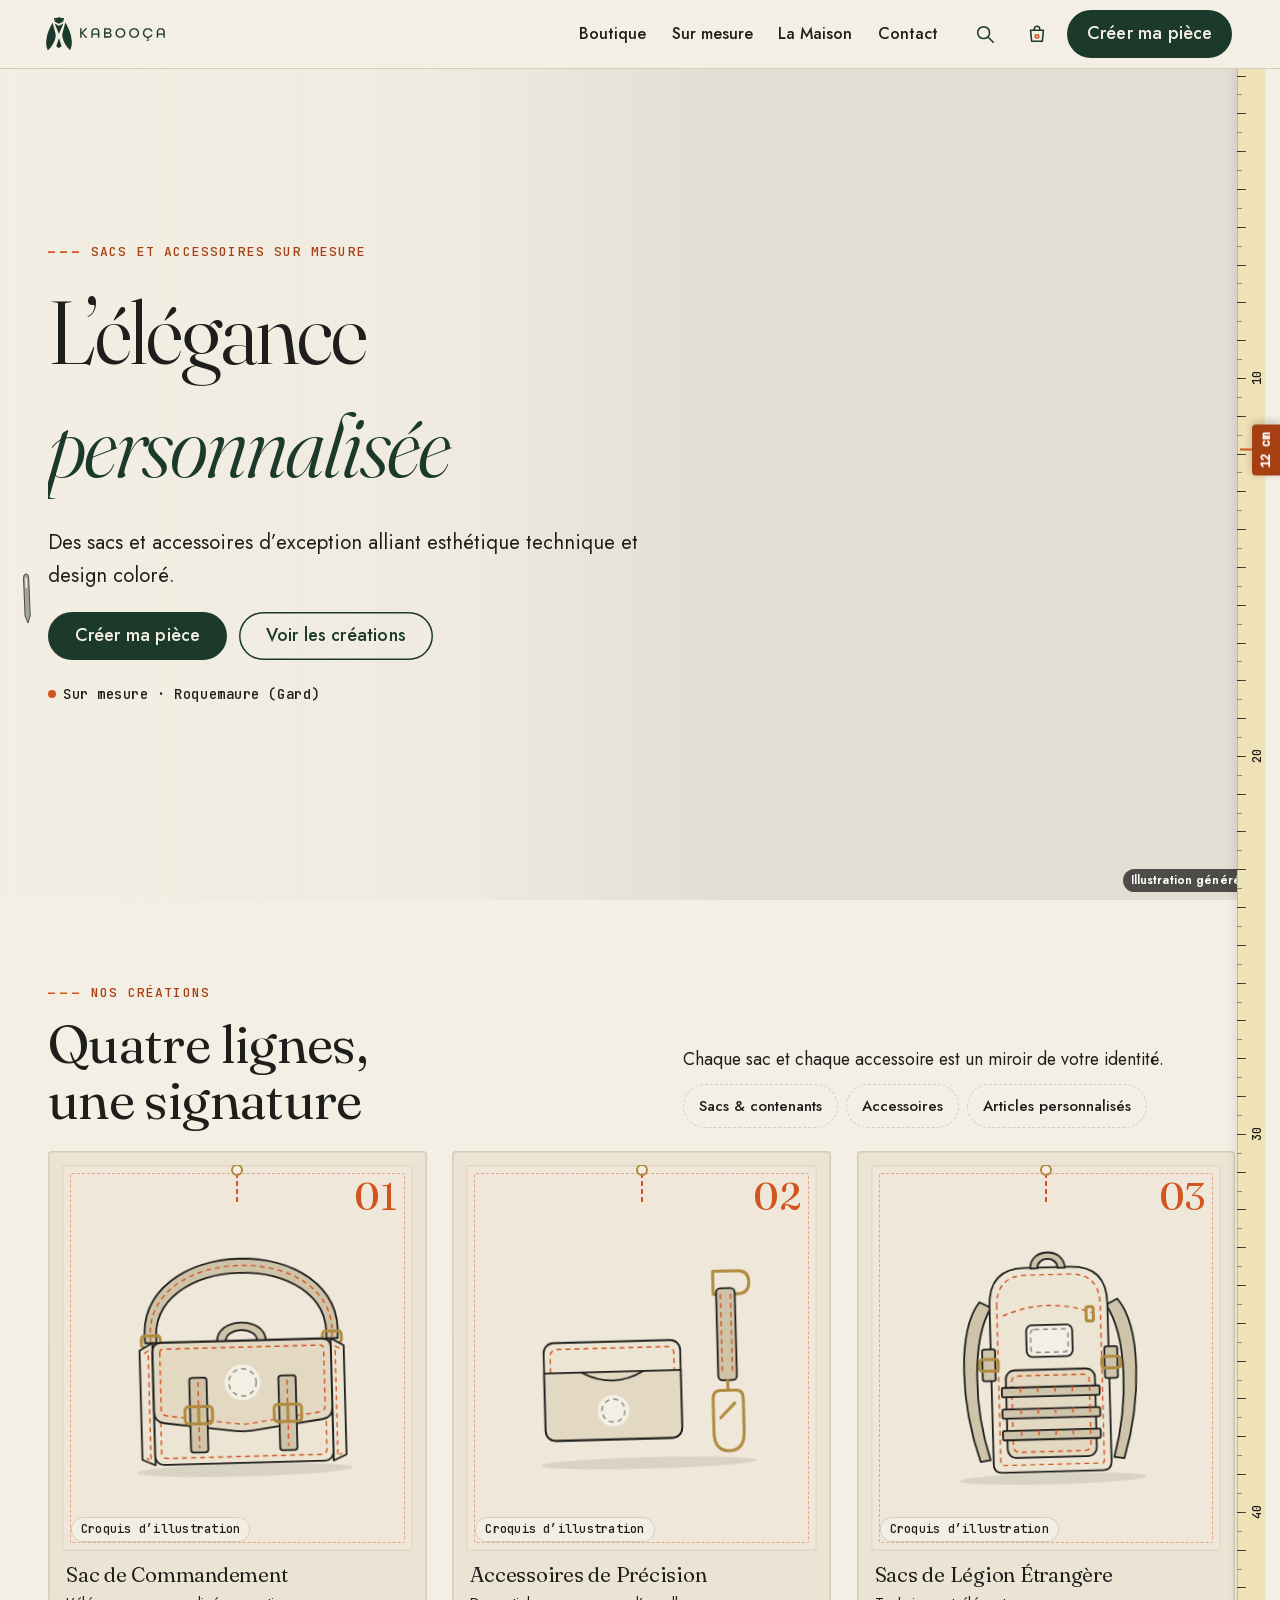
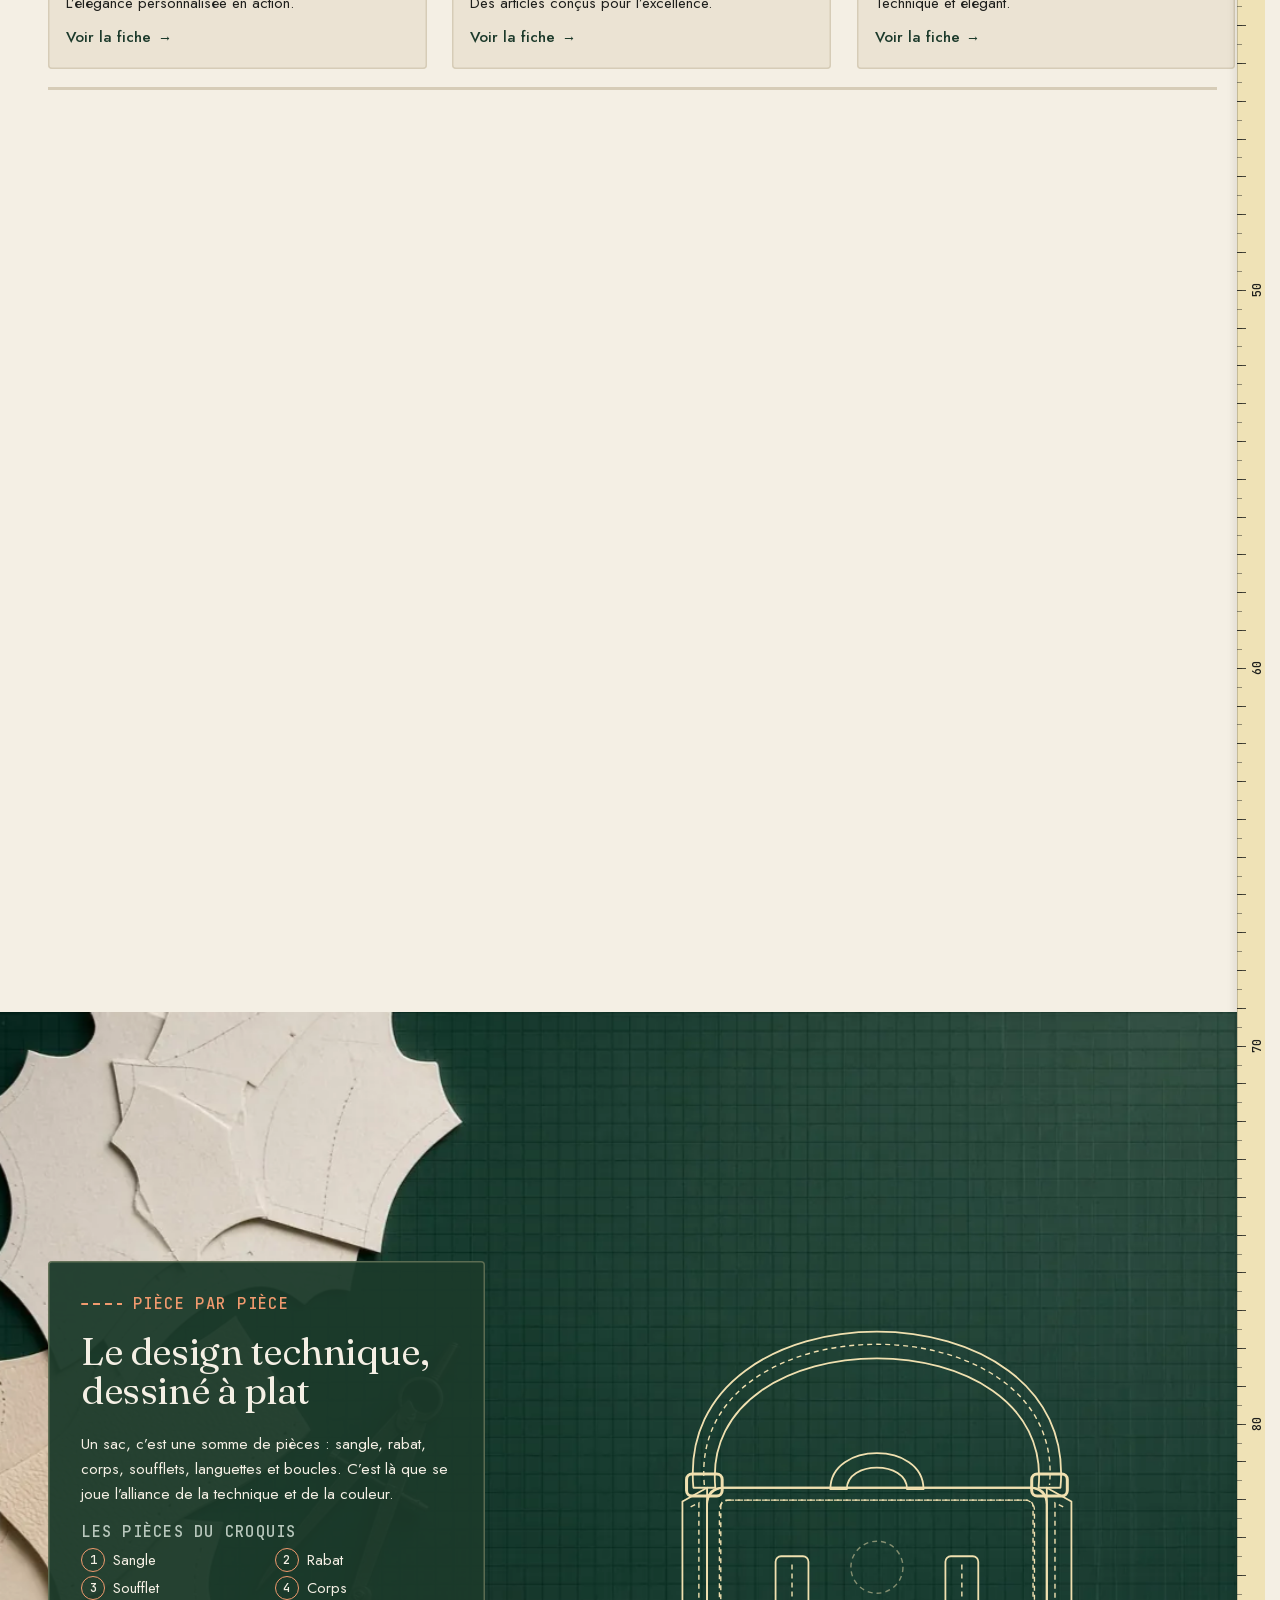
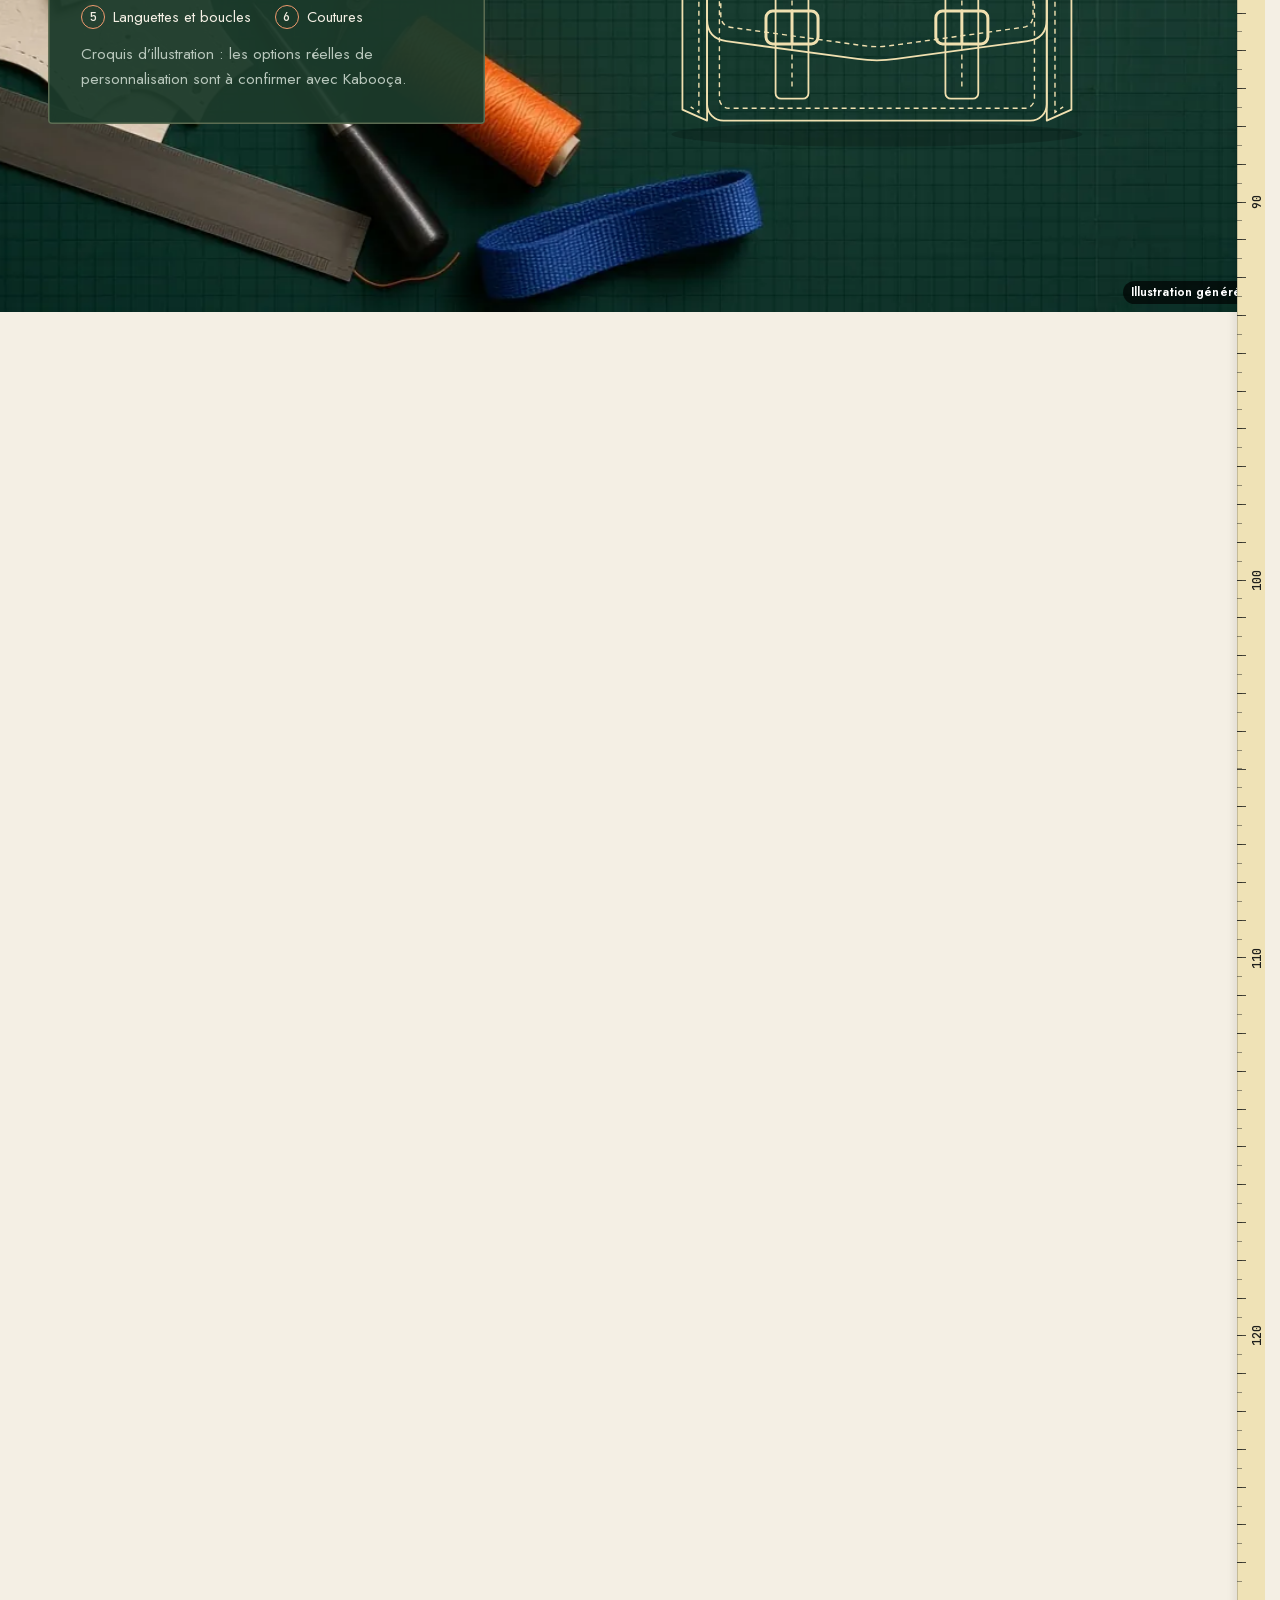
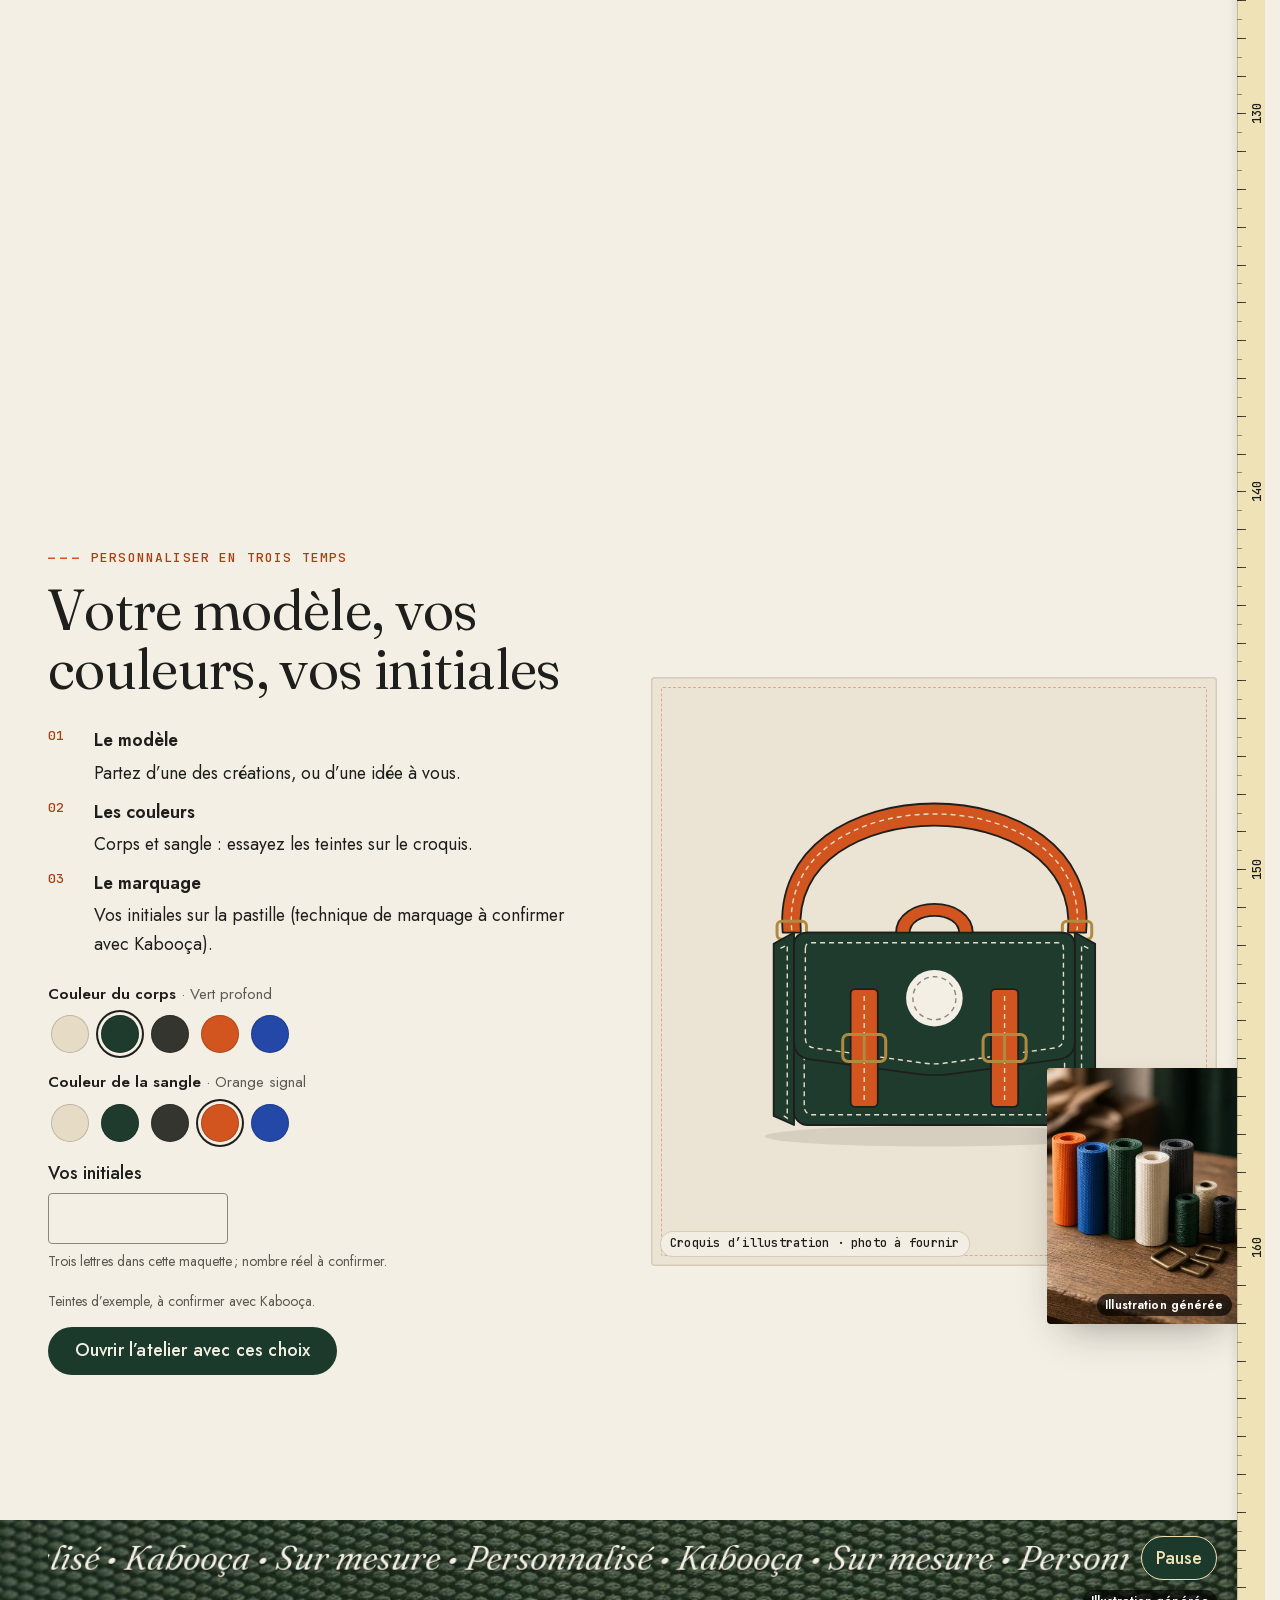
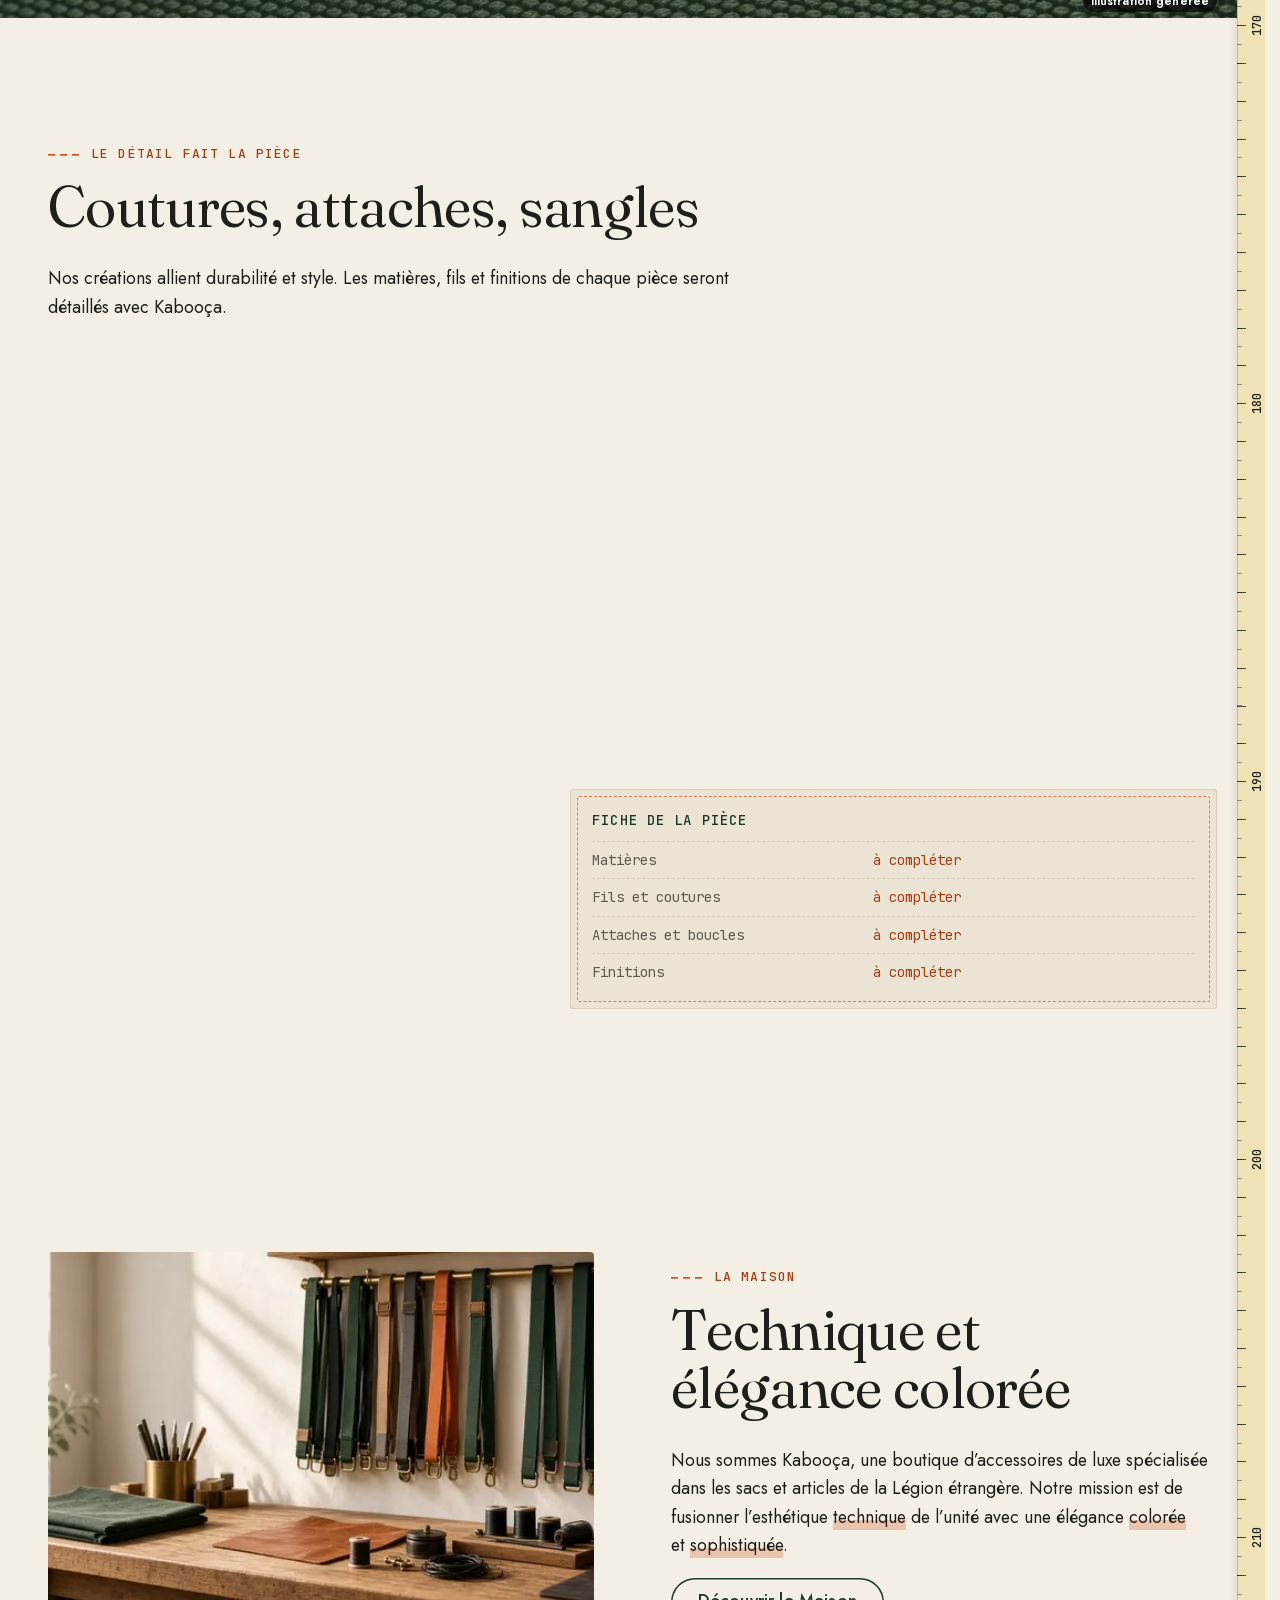
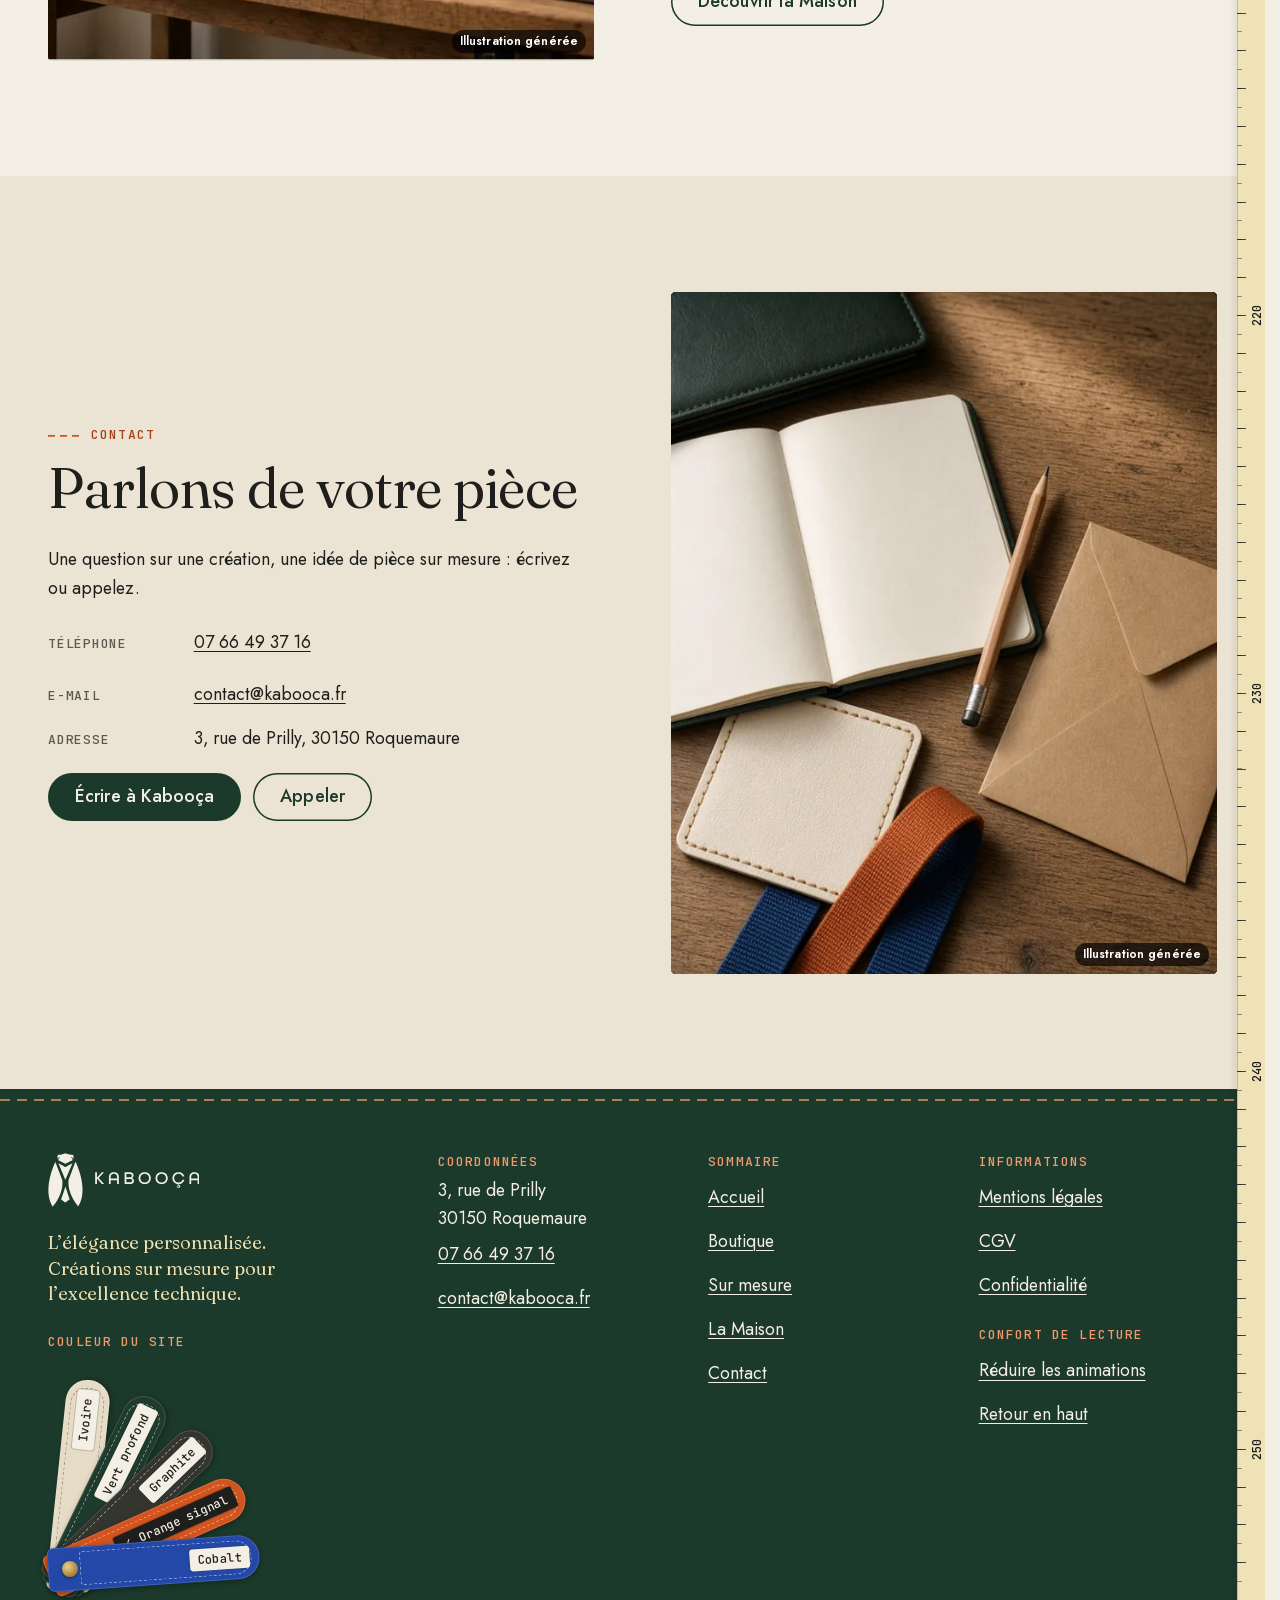
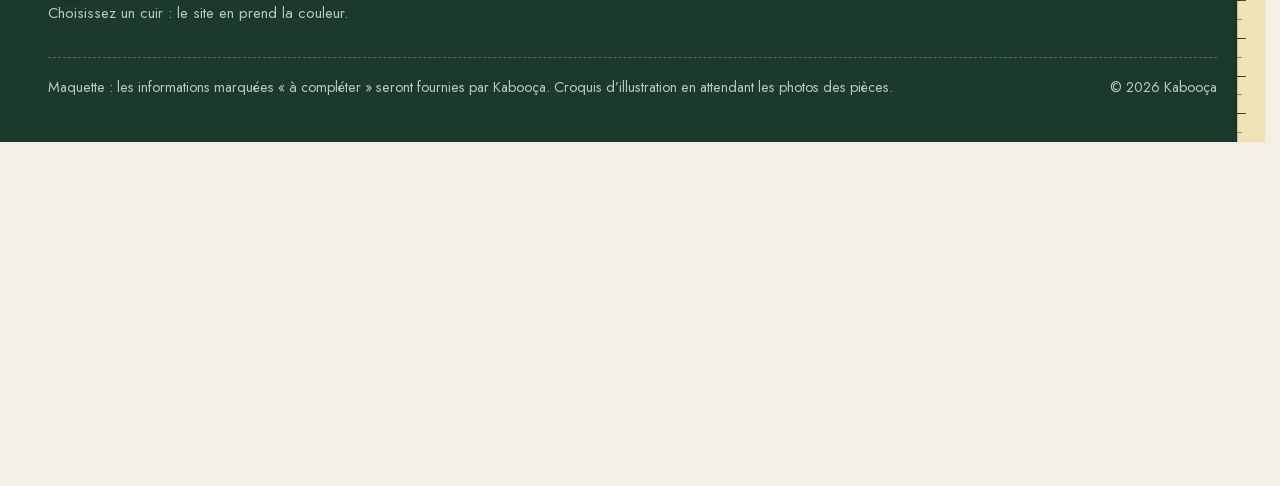
<file: index.html>
<!doctype html>
<html lang="fr" data-v="4" data-page="accueil">
<head>
<meta charset="utf-8">
<meta name="viewport" content="width=device-width, initial-scale=1, viewport-fit=cover">
<title>Kabooça : l’élégance personnalisée, sacs et accessoires sur mesure</title>
<meta name="description" content="Kabooça, sacs et accessoires d’exception alliant esthétique technique et design coloré. Créations sur mesure et articles personnalisés, à Roquemaure (Gard).">
<meta name="robots" content="noindex, nofollow">
<link rel="canonical" href="https://kabooca-maquette.vercel.app/">
<style>:root{--fond:#F4EFE4;--texte:#1E1F1C;--voile-fond:#1C3A2B;--ouverture-fond:#F4EFE4;--menu-fond:#1C3A2B}:root { --entete-h: 72px; --barres-h: 0px; } html { background: var(--fond); color: var(--texte); scrollbar-gutter: stable; } body { margin: 0; background: var(--fond); } html.js:not(.calme):not(.secours):not([data-arrivee="retour"]) [data-anime] { opacity: 0; } html.js:not(.calme):not(.secours):not([data-arrivee="retour"]) [data-anime].vu { opacity: 1; } [data-voile] { position: fixed; inset: 0; z-index: 900; background: var(--voile-fond); transform: translateY(-112%); visibility: hidden; pointer-events: none; } html[data-arrivee="voile"]:not(.voile-leve):not(.calme):not(.secours) [data-voile] { transform: none; visibility: visible; } html.calme [data-voile], html.secours [data-voile] { visibility: hidden !important; } .ouverture-panneau { position: fixed; inset: 0; z-index: 850; display: none; place-content: center; justify-items: center; background: var(--ouverture-fond, var(--voile-fond)); color: var(--fond); text-align: center; } html.js[data-arrivee="intro"]:not(.calme):not(.secours):not(.intro-finie) .ouverture-panneau { display: grid; } html.defilement-bloque, html.defilement-bloque body, html.js[data-arrivee="intro"]:not(.calme):not(.secours):not(.intro-finie), html.js[data-arrivee="intro"]:not(.calme):not(.secours):not(.intro-finie) body, html[data-arrivee="voile"]:not(.voile-leve):not(.calme):not(.secours), html[data-arrivee="voile"]:not(.voile-leve):not(.calme):not(.secours) body { overflow: hidden; } html.js[data-arrivee="intro"]:not(.calme):not(.secours):not(.intro-finie) { background-color: var(--ouverture-fond, var(--voile-fond)); } html[data-arrivee="voile"]:not(.voile-leve):not(.calme):not(.secours) { background-color: var(--voile-fond); }</style>
<script>(function () {
var d = document.documentElement, ss = null, ls = null;
try { ss = window.sessionStorage; ls = window.localStorage; } catch (e) {}
d.classList.add('js');
var calme = false;
try { calme = !!ls && ls.getItem('socle:calme') === 'oui'; } catch (e) {}
if (!calme && window.matchMedia && matchMedia('(prefers-reduced-motion: reduce)').matches) calme = true;
if (calme) d.classList.add('calme');
var nav = performance.getEntriesByType ? performance.getEntriesByType('navigation')[0] : null;
var type = nav ? nav.type : 'navigate';
var depart = null;
try { depart = JSON.parse(ss.getItem('socle:depart') || 'null'); ss.removeItem('socle:depart'); } catch (e) {}
if (depart && !(Date.now() - depart.t < 15000)) depart = null;
var retourSection = false;
try { retourSection = !!ss.getItem('socle:calme-retour'); } catch (e) {}
var mode = type === 'back_forward' || retourSection ? 'retour' : type === 'reload' ? 'intro' : depart ? 'voile' : 'intro';
d.setAttribute('data-arrivee', mode);
if (mode === 'voile' && depart.couleur) d.style.setProperty('--voile-fond', depart.couleur);
if (type === 'reload' && 'scrollRestoration' in history) {
if (!retourSection) history.scrollRestoration = 'manual';
}
try {
var choisie = ls && ls.getItem('socle:langue');
var langue = (d.lang || '').slice(0, 2);
if (choisie && choisie !== langue && type === 'navigate' && !depart) {
var alt = document.querySelector('link[rel="alternate"][hreflang="' + choisie + '"]');
if (alt) location.replace(new URL(alt.href).pathname + location.search + location.hash);
}
} catch (e) {}
try {
var accent = ls && JSON.parse(ls.getItem('kabooca:accent') || 'null');
if (accent && /^(ivoire|vert|graphite|cobalt)$/.test(accent)) d.setAttribute('data-accent', accent);
} catch (e) {}
setTimeout(function () { if (!d.classList.contains('demarre')) d.classList.add('secours'); }, 2000);
})();</script>
<link rel="preload" href="/assets/fonts/fraunces.woff2" as="font" type="font/woff2" crossorigin>
<link rel="preload" href="/assets/fonts/jost.woff2" as="font" type="font/woff2" crossorigin>
<link rel="stylesheet" href="/assets/css/socle.css?v=4">
<link rel="stylesheet" href="/assets/css/site.css?v=4">
<link rel="modulepreload" href="/assets/js/site.js?v=4">
<link rel="modulepreload" href="/assets/js/socle/index.js?v=4">
<script src="/assets/vendor/gsap.min.js" defer></script>
<script src="/assets/vendor/ScrollTrigger.min.js" defer></script>
<script src="/assets/vendor/SplitText.min.js" defer></script>
<script type="module" src="/assets/js/site.js?v=4"></script>
<meta name="theme-color" content="#F4EFE4">
<link rel="icon" href="/assets/images/favicon.svg" type="image/svg+xml">
<link rel="apple-touch-icon" href="/assets/images/apple-touch-icon.png">
<meta property="og:type" content="website">
<meta property="og:site_name" content="Kabooça">
<meta property="og:locale" content="fr_FR">
<meta property="og:title" content="Kabooça : l’élégance personnalisée, sacs et accessoires sur mesure">
<meta property="og:description" content="Kabooça, sacs et accessoires d’exception alliant esthétique technique et design coloré. Créations sur mesure et articles personnalisés, à Roquemaure (Gard).">
<meta property="og:url" content="https://kabooca-maquette.vercel.app/">
<meta property="og:image" content="https://kabooca-maquette.vercel.app/assets/partage/accueil-fr.jpg">
<meta property="og:image:width" content="1200">
<meta property="og:image:height" content="630">
<meta property="og:image:alt" content="Kabooça : l’élégance personnalisée, cuir ivoire et sangle sur toile vert profond">
<meta name="twitter:card" content="summary_large_image">
<script type="application/ld+json">{"@context":"https://schema.org","@type":"Store","name":"Kabooça","url":"https://kabooca-maquette.vercel.app/","logo":"https://kabooca-maquette.vercel.app/assets/images/apple-touch-icon.png","slogan":"L’élégance personnalisée","description":"Boutique d’accessoires de luxe spécialisée dans les sacs et articles de la Légion étrangère : sacs et accessoires personnalisés, alliant esthétique technique et design coloré.","telephone":"+33766493716","email":"contact@kabooca.fr","address":{"@type":"PostalAddress","streetAddress":"3, rue de Prilly","postalCode":"30150","addressLocality":"Roquemaure","addressCountry":"FR"}}</script>
<script type="application/json" id="textes-js">{"panier":{"titre":"Votre panier","vide":"Votre panier est vide.","voirBoutique":"Voir les créations","quantite":"Quantité","moins":"Retirer un exemplaire de {nom}","plus":"Ajouter un exemplaire de {nom}","retirer":"Retirer {nom} du panier","retirerCourt":"Retirer","total":"Total TTC","noteTotal":"Les prix TTC s’afficheront ici dès qu’ils seront fournis par Kabooça.","paiement":"Moyens de paiement : à compléter.","commander":"Commander (simulé)","commandeFaite":"Commande simulée : rien n’a été envoyé et rien n’a été payé. Votre panier a été vidé.","ajoute":"{nom} ajouté au panier.","nombre":"{n} article{s} dans le panier","fermer":"Fermer le panier"},"visionneuse":{"titre":"Détails en grand","precedent":"Image précédente","suivant":"Image suivante","fermer":"Fermer","position":"{n} sur {total}"},"catalogue":{"titre":"Le catalogue","recherche":"Rechercher une création","rechercheAide":"Nom, catégorie ou mot-clé","filtres":"Filtrer par catégorie","toutes":"Toutes","resultats":"{n} création{s}","aucun":"Aucune création ne correspond à cette recherche.","effacer":"Effacer la recherche","ajouter":"Ajouter au panier","fiche":"Voir la fiche","creer":"Créer sur mesure","note":"Croquis d’illustration en attendant les photos des pièces. Prix, matières et dimensions à compléter."},"configurateur":{"titre":"Votre création","etapes":"Étapes de la création","etape":"Étape {n} sur 4","e1":"Le modèle","e1Texte":"Choisissez la base de votre pièce.","autre":"Une autre création","autreTexte":"Une idée à vous, à décrire à l’étape 4.","e2":"Les couleurs","e2Texte":"Essayez les teintes sur le croquis.","corps":"Corps","sangle":"Sangle","fil":"Fil des coutures","e3":"Le marquage","e3Texte":"Des initiales, un nom, une date : dites-nous ce que vous imaginez.","initiales":"Initiales (facultatif)","initialesAide":"Trois lettres dans cette maquette, affichées sur la pastille du croquis ; nombre réel à confirmer.","idee":"Votre idée de marquage (facultatif)","e4":"Vos coordonnées","e4Texte":"Kabooça vous recontacte pour le devis.","prenom":"Prénom","nom":"Nom","email":"E-mail","tel":"Téléphone (facultatif)","message":"Votre projet (facultatif)","suivant":"Étape suivante","precedent":"Étape précédente","envoyer":"Envoyer ma demande","envoye":"Demande simulée : rien n’a été envoyé. Sur le site final, votre création partira vers Kabooça, qui vous recontactera pour le devis.","recap":"Récapitulatif","recapModele":"Modèle","recapCouleurs":"Couleurs","recapMarquage":"Marquage","recapAucun":"aucun","retractation":"Pièce personnalisée : pas de droit de rétractation (article L221-28, 3°, du Code de la consommation). Conditions à confirmer dans les CGV.","donnees":"Vos données servent seulement à répondre à votre demande de création. \u003ca href=\"/confidentialite\">Politique de confidentialité\u003c/a> (à compléter).","altMarquage":"Écusson de cuir vierge, tambour à broder et poinçons en laiton","altCouleurs":"Éventail d’échantillons de cuir ivoire, vert, graphite, orange et cobalt"},"eclatee":{"surtitre":"Pièce par pièce","titre":"Le design technique, dessiné à plat","texte":"Un sac, c’est une somme de pièces : sangle, rabat, corps, soufflets, languettes et boucles. C’est là que se joue l’alliance de la technique et de la couleur.","note":"Croquis d’illustration : les options réelles de personnalisation sont à confirmer avec Kabooça.","legende":"Les pièces du croquis","fin":"Une pièce, vos couleurs.","alt":"Patron de cuir ivoire, règle, alène et bobine de fil orange sur un tapis de coupe vert","assembler":"Réassembler le croquis","eclater":"Éclater le croquis","essayer":"Essayer vos couleurs"},"croquis":{"sangle":"Sangle","rabat":"Rabat","corps":"Corps","soufflet":"Soufflet","languette":"Languettes et boucles","couture":"Coutures","largeur":"Largeur","hauteur":"Hauteur","profondeur":"Profondeur"},"produits":{"sac-de-commandement":{"nom":"Sac de Commandement","croquis":"besace","categorie":"sacs","fiche":"/boutique/sac-de-commandement"},"accessoires-de-precision":{"nom":"Accessoires de Précision","croquis":"accessoires","categorie":"accessoires","fiche":"/boutique/accessoires-de-precision"},"sacs-legion-etrangere":{"nom":"Sacs de Légion Étrangère","croquis":"sac-a-dos","categorie":"sacs","fiche":"/boutique/sacs-legion-etrangere"},"creations-sur-mesure":{"nom":"Créations Sur Mesure","croquis":"patron","categorie":"personnalises","fiche":null}},"teintes":{"ivoire":{"nom":"Ivoire","hex":"#E6DCC6"},"vert":{"nom":"Vert profond","hex":"#1F3B2D"},"graphite":{"nom":"Graphite","hex":"#34352F"},"orange":{"nom":"Orange signal","hex":"#D2541E"},"cobalt":{"nom":"Cobalt","hex":"#2448A8"}}}</script>
</head>
<body id="haut">
<svg class="definitions" width="0" height="0" aria-hidden="true" focusable="false"><defs>
<symbol id="logo-embleme" viewBox="196.5 -1.2 185.5 287.0"><path fill-rule="evenodd" d="M289.5,177.8 L288.8,178.5 L287.8,182.2 L286.0,186.7 L285.8,188.0 L285.0,189.7 L284.8,191.0 L284.0,192.7 L283.8,194.0 L283.0,195.7 L282.8,197.0 L282.0,198.7 L281.8,200.0 L281.2,201.2 L280.8,202.8 L280.2,203.8 L280.0,205.2 L279.2,206.8 L279.0,208.2 L278.2,209.8 L277.8,211.7 L277.2,212.8 L276.8,214.7 L276.2,215.8 L275.8,217.3 L275.2,218.7 L274.8,220.3 L274.2,221.7 L273.8,223.3 L273.2,224.7 L272.8,226.2 L272.0,228.0 L271.8,229.2 L271.0,231.0 L270.8,232.2 L270.2,233.2 L269.8,235.0 L269.2,236.2 L268.8,237.8 L268.2,239.0 L267.8,240.7 L267.2,241.8 L266.8,243.3 L266.0,245.2 L266.3,245.8 L268.5,247.2 L271.3,249.5 L272.3,250.0 L274.5,251.8 L275.0,252.0 L288.0,261.7 L288.8,261.7 L290.2,260.8 L291.0,260.0 L294.3,257.8 L295.2,257.0 L301.3,252.8 L302.2,252.0 L308.3,247.8 L311.3,245.5 L311.3,244.8 L310.8,243.8 L310.7,242.7 L310.0,241.3 L309.7,239.7 L309.0,238.3 L308.7,236.7 L308.0,235.3 L307.7,233.7 L307.0,232.3 L306.7,230.7 L306.0,229.3 L305.7,227.7 L304.8,225.8 L304.8,225.0 L304.0,223.2 L303.8,222.0 L303.0,220.2 L302.7,218.5 L302.0,217.2 L301.8,215.7 L301.0,214.0 L300.7,212.2 L300.0,211.0 L299.7,209.0 L298.8,207.2 L298.7,205.8 L297.8,204.2 L297.7,202.7 L297.0,201.3 L296.7,199.7 L295.8,197.8 L294.8,194.0 L294.0,192.2 L293.8,190.8 L293.0,189.0 L292.8,187.7 L292.0,186.0 L291.7,184.0 L290.8,182.2 L290.7,180.8 L290.0,179.7 L289.8,178.2Z M326.2,53.8 L325.0,54.0 L324.0,54.8 L322.8,55.2 L320.5,56.7 L319.2,57.2 L318.2,58.0 L317.3,58.2 L316.5,58.8 L313.3,60.3 L311.0,61.8 L306.0,64.3 L305.5,64.8 L304.3,65.2 L303.8,65.7 L300.7,67.2 L300.2,67.7 L298.8,68.2 L298.0,68.8 L294.8,70.3 L294.3,70.8 L293.3,71.2 L292.5,71.8 L291.5,72.2 L289.0,73.7 L288.2,73.7 L286.8,73.0 L285.5,72.0 L284.8,71.8 L284.0,71.2 L281.0,69.7 L280.5,69.2 L279.5,68.8 L277.0,67.2 L274.2,65.8 L273.5,65.2 L272.7,65.0 L271.7,64.2 L270.3,63.7 L269.8,63.2 L268.8,62.8 L266.3,61.2 L265.3,60.8 L262.5,59.0 L260.0,57.8 L257.5,56.2 L254.7,54.8 L254.0,54.2 L253.0,53.8 L252.5,54.0 L252.7,55.0 L253.8,57.3 L254.0,58.3 L254.8,59.7 L255.2,61.2 L256.0,62.5 L256.2,63.5 L257.8,67.0 L258.0,68.0 L258.8,69.3 L259.2,70.8 L260.0,72.2 L260.2,73.2 L260.8,74.2 L261.2,75.5 L262.0,77.0 L262.2,78.0 L262.8,79.0 L264.2,82.8 L264.8,83.8 L265.0,84.8 L265.8,86.2 L266.2,87.7 L267.8,91.0 L268.2,92.5 L269.0,93.8 L269.2,94.8 L269.8,95.8 L270.0,96.8 L270.8,98.3 L271.0,99.3 L271.8,100.7 L272.2,102.2 L273.0,103.5 L273.0,104.0 L274.0,106.0 L274.2,107.0 L275.8,110.3 L276.2,111.8 L277.0,113.2 L277.0,113.7 L277.8,115.2 L278.2,116.7 L279.0,118.0 L279.2,119.0 L279.8,120.0 L281.2,123.8 L281.8,124.8 L282.0,125.8 L282.8,127.3 L283.2,128.7 L283.8,129.7 L284.0,130.7 L284.8,132.0 L285.2,133.5 L286.0,134.8 L286.2,135.8 L287.8,139.3 L288.0,140.5 L288.3,140.8 L289.0,140.3 L289.7,139.2 L289.8,138.2 L290.7,136.8 L292.0,133.2 L292.8,131.8 L293.0,130.8 L293.7,129.8 L293.8,129.0 L294.8,127.2 L296.0,124.0 L296.7,123.0 L296.8,122.0 L297.7,120.7 L299.0,117.0 L299.8,115.7 L300.0,114.7 L300.8,113.3 L301.0,112.3 L302.7,109.2 L302.8,108.2 L303.7,106.8 L304.0,105.5 L304.7,104.5 L304.8,103.5 L305.8,101.8 L306.0,100.8 L306.7,99.8 L308.0,96.2 L309.7,93.0 L309.8,92.0 L310.7,90.7 L311.0,89.3 L312.7,86.0 L313.0,84.7 L313.8,83.3 L314.0,82.3 L314.8,81.0 L315.0,80.0 L316.7,76.8 L317.0,75.5 L317.7,74.5 L317.8,73.5 L318.7,72.2 L318.8,71.2 L319.7,69.8 L321.0,66.2 L321.8,64.8 L322.0,63.8 L322.7,62.8 L324.0,59.2 L325.7,56.0 L326.2,54.7Z M235.8,47.2 L235.3,47.2 L235.0,47.5 L235.0,48.0 L234.2,49.3 L233.8,50.7 L231.2,56.0 L229.8,59.7 L228.2,63.0 L227.8,64.3 L227.2,65.5 L224.8,71.8 L224.2,73.0 L223.8,74.3 L223.0,76.0 L222.8,77.2 L222.2,78.2 L221.8,79.8 L221.2,80.8 L220.8,82.5 L220.2,83.7 L219.8,85.3 L219.0,87.0 L218.8,88.2 L218.2,89.5 L217.8,91.2 L217.2,92.5 L216.8,94.2 L215.2,98.5 L215.0,99.8 L214.2,101.7 L214.0,103.2 L213.2,105.0 L212.8,107.0 L212.5,107.5 L212.0,109.0 L212.0,109.8 L211.2,111.8 L210.8,114.2 L210.2,115.5 L209.8,117.8 L209.2,119.3 L209.0,120.8 L208.3,122.7 L207.7,126.2 L207.2,127.2 L207.0,129.2 L206.2,131.5 L205.8,134.3 L205.0,137.0 L204.8,139.0 L204.0,142.0 L203.8,144.3 L203.2,146.2 L203.0,148.7 L202.0,153.0 L202.0,154.8 L201.2,158.5 L200.8,163.5 L200.5,164.3 L200.5,165.5 L200.2,166.2 L199.8,172.7 L199.5,173.5 L199.5,175.7 L199.2,176.5 L198.8,189.7 L198.5,190.5 L198.5,201.7 L198.8,202.5 L199.0,212.3 L199.5,217.5 L199.8,218.3 L200.2,223.7 L200.8,226.3 L201.2,230.3 L201.8,232.5 L202.0,234.8 L202.8,237.5 L203.2,240.2 L203.8,241.7 L204.2,244.2 L204.8,245.7 L205.2,247.8 L205.8,249.2 L206.2,251.2 L206.8,252.5 L207.2,254.2 L208.0,256.0 L208.2,257.2 L208.8,258.2 L209.2,259.8 L209.8,260.8 L210.0,261.8 L210.8,263.3 L211.2,264.7 L212.0,266.0 L212.2,267.0 L212.8,267.8 L213.2,269.2 L215.3,273.5 L216.8,275.8 L218.2,278.7 L219.0,279.7 L219.2,280.3 L221.3,283.7 L223.5,281.7 L225.8,278.5 L228.5,275.5 L233.0,269.2 L233.8,268.3 L237.2,263.2 L238.7,261.3 L238.8,260.7 L240.7,258.2 L243.0,254.2 L243.7,253.5 L244.0,252.5 L244.5,252.0 L245.0,250.8 L246.7,248.3 L247.0,247.3 L248.8,244.5 L249.0,243.8 L249.7,243.0 L250.0,241.8 L251.5,239.5 L255.7,231.2 L256.0,229.8 L256.7,229.0 L257.0,227.7 L257.8,226.3 L258.0,225.5 L258.7,224.5 L259.0,223.0 L260.7,219.7 L261.0,218.2 L261.7,217.0 L262.0,215.5 L263.7,211.7 L264.0,209.8 L264.7,208.7 L265.0,206.8 L265.7,205.7 L266.0,203.7 L266.5,202.8 L266.8,200.8 L267.7,198.8 L267.8,197.2 L268.8,194.2 L268.8,193.2 L269.8,189.8 L270.0,187.8 L270.8,184.8 L270.8,183.5 L271.2,181.7 L271.5,181.0 L272.0,175.3 L272.7,172.3 L272.7,170.0 L272.8,169.8 L273.0,161.0 L273.3,159.8 L273.3,155.0 L273.0,153.8 L273.0,148.5 L272.8,148.3 L272.7,143.5 L272.0,142.3 L270.7,138.2 L270.0,137.2 L269.8,136.0 L269.0,134.3 L268.7,132.8 L268.0,131.8 L267.7,130.3 L267.0,129.2 L265.7,125.0 L263.8,120.8 L263.7,119.7 L263.0,118.7 L262.7,117.0 L262.0,116.0 L261.7,114.5 L261.0,113.3 L259.7,109.2 L259.0,108.2 L258.8,107.0 L258.0,105.3 L257.7,103.8 L257.0,102.8 L256.7,101.3 L256.0,100.2 L254.7,96.0 L252.8,91.8 L252.7,90.7 L252.0,89.7 L251.7,88.0 L251.0,87.0 L250.7,85.5 L250.0,84.3 L248.7,80.2 L248.0,79.2 L247.8,78.0 L247.0,76.3 L246.7,74.8 L246.0,73.8 L245.7,72.3 L245.0,71.2 L243.7,67.0 L241.8,62.8 L241.7,61.7 L241.0,60.7 L240.7,59.0 L240.0,58.0 L239.7,56.5 L239.0,55.3 L237.7,51.2 L237.0,50.2 L236.8,49.0Z M342.3,45.3 L341.8,47.2 L340.8,49.5 L340.8,50.0 L340.2,51.0 L339.8,52.5 L339.2,53.7 L337.8,57.8 L336.0,62.0 L335.8,63.2 L335.2,64.2 L334.8,65.8 L334.2,66.8 L333.8,68.3 L333.2,69.5 L331.8,73.7 L331.2,74.7 L331.0,75.8 L330.3,77.0 L329.8,79.0 L329.2,80.0 L328.8,81.5 L328.2,82.7 L326.8,86.8 L325.0,91.0 L324.8,92.2 L324.2,93.2 L323.8,94.8 L323.2,95.8 L322.8,97.3 L322.2,98.5 L320.8,102.7 L320.2,103.7 L320.0,104.8 L319.3,106.0 L318.8,108.0 L318.2,109.0 L317.8,110.5 L317.2,111.7 L315.8,115.8 L314.0,120.0 L313.8,121.2 L313.2,122.2 L312.8,123.8 L312.2,124.8 L311.8,126.3 L311.2,127.5 L309.8,131.7 L309.2,132.7 L309.0,133.8 L308.3,135.0 L307.8,137.0 L307.2,138.0 L306.8,139.5 L306.2,140.7 L305.8,142.0 L305.8,144.3 L305.5,145.2 L305.5,148.3 L305.2,149.2 L305.2,162.7 L305.5,163.3 L305.5,166.5 L305.8,167.3 L306.2,173.8 L306.8,176.5 L307.0,179.8 L307.7,182.2 L308.2,186.0 L309.0,188.8 L309.0,189.8 L309.8,192.3 L310.0,194.2 L310.7,195.7 L311.0,197.8 L311.8,199.8 L312.2,202.0 L313.0,203.7 L313.2,205.2 L313.8,206.5 L314.2,208.2 L314.8,209.5 L315.2,211.0 L315.8,212.2 L316.2,213.7 L316.8,214.8 L317.2,216.3 L317.8,217.5 L318.2,218.8 L318.8,219.8 L319.0,220.8 L319.8,222.3 L320.2,223.7 L321.0,225.0 L321.2,225.8 L322.8,229.0 L323.0,229.8 L327.3,238.5 L328.8,240.8 L329.2,242.0 L338.0,256.8 L343.0,264.3 L343.8,265.2 L345.2,267.3 L347.0,269.5 L349.2,272.7 L356.0,281.2 L356.8,281.7 L357.7,281.2 L360.0,277.0 L360.5,276.5 L361.2,275.0 L361.7,274.5 L361.8,273.7 L363.5,271.0 L364.8,268.3 L365.0,267.3 L365.8,266.2 L367.0,263.0 L367.7,262.0 L367.8,261.0 L368.7,259.5 L369.0,258.0 L369.7,257.0 L370.0,255.5 L370.7,254.2 L371.0,252.5 L371.7,251.2 L372.0,249.5 L372.7,248.2 L372.8,246.7 L373.8,244.0 L373.8,243.2 L374.7,240.8 L374.8,239.2 L375.8,235.8 L376.0,233.8 L376.8,230.8 L377.0,228.5 L377.7,226.3 L377.8,223.2 L378.7,218.8 L379.0,212.3 L379.3,211.5 L379.3,209.0 L379.7,208.0 L379.7,203.8 L379.8,203.7 L379.7,180.2 L379.3,179.5 L379.3,176.5 L379.0,175.7 L378.8,170.2 L378.0,164.8 L377.8,161.2 L377.0,156.8 L376.5,151.8 L376.0,150.5 L375.5,145.8 L374.8,143.7 L374.7,141.2 L374.0,139.3 L373.8,137.0 L372.8,133.7 L372.8,132.5 L372.0,129.8 L371.8,128.0 L370.8,124.8 L370.8,123.7 L370.0,121.3 L369.7,119.0 L369.0,117.5 L368.5,114.7 L367.8,113.2 L367.7,111.7 L367.0,110.2 L366.7,108.0 L365.8,106.2 L365.8,105.3 L365.0,103.2 L364.8,101.8 L364.0,100.0 L363.8,98.7 L362.8,96.2 L362.7,94.8 L361.8,93.2 L361.7,91.8 L360.8,90.2 L360.7,88.8 L359.8,87.2 L359.7,85.8 L358.0,82.0 L357.8,80.8 L357.0,79.2 L356.8,78.0 L356.0,76.3 L355.7,74.8 L355.0,73.8 L354.7,72.2 L354.0,71.2 L353.7,69.7 L353.0,68.7 L352.7,67.2 L352.0,66.2 L351.7,64.7 L351.0,63.7 L350.7,62.2 L349.8,60.8 L349.8,60.3 L349.0,58.8 L348.8,57.8 L348.0,56.5 L347.8,55.5 L346.8,53.8 L346.7,52.8 L346.0,52.0 L345.8,51.0 L344.8,49.3 L343.7,46.3 L343.0,45.5Z M330.2,10.0 L328.8,9.0 L325.3,8.2 L313.7,8.0 L311.2,7.0 L309.7,6.8 L307.8,6.0 L307.0,6.0 L305.2,5.2 L303.7,5.0 L301.8,4.2 L299.8,3.8 L298.0,3.0 L296.7,2.8 L292.0,1.2 L290.2,0.8 L287.3,0.8 L285.7,1.2 L284.3,1.8 L283.0,2.0 L281.2,2.8 L279.8,3.0 L278.0,3.8 L276.2,4.2 L274.8,4.8 L272.8,5.2 L271.7,5.8 L269.7,6.2 L268.3,6.8 L266.7,7.2 L264.5,8.0 L253.8,8.2 L252.8,8.5 L251.5,8.5 L249.7,9.3 L248.2,10.7 L247.0,13.2 L247.0,28.7 L247.2,29.0 L247.7,29.0 L249.3,27.2 L250.5,26.5 L252.2,24.7 L253.3,23.8 L259.3,18.0 L259.7,18.0 L260.0,18.5 L259.8,19.0 L257.2,23.3 L256.8,24.3 L256.3,24.8 L255.8,26.2 L255.3,26.7 L254.8,28.0 L253.0,30.8 L252.8,31.5 L252.2,32.3 L251.8,33.3 L251.3,33.8 L250.8,35.2 L250.2,35.8 L250.0,36.5 L251.3,37.5 L270.0,46.8 L271.0,47.0 L271.8,47.7 L273.0,48.0 L273.8,48.7 L275.0,49.0 L275.8,49.7 L277.0,50.0 L277.8,50.7 L279.0,51.0 L279.8,51.7 L281.0,52.0 L281.8,52.7 L283.0,53.0 L283.8,53.7 L285.0,54.0 L285.8,54.7 L287.0,55.0 L287.8,55.7 L289.0,55.8 L300.7,50.0 L302.0,49.7 L302.8,49.0 L304.0,48.7 L304.8,48.0 L306.0,47.7 L306.8,47.0 L309.8,45.8 L315.5,42.8 L318.2,41.8 L319.3,41.0 L320.2,40.8 L321.3,40.0 L322.5,39.7 L323.3,39.0 L324.7,38.7 L327.0,37.5 L328.2,36.5 L319.0,18.2 L319.5,17.7 L320.3,18.5 L321.3,19.0 L331.2,28.8 L331.8,28.8 L332.0,28.7 L332.0,13.8 L331.8,12.5Z"/></symbol>
<symbol id="logo-corps" viewBox="196.5 -1.2 185.5 287.0"><path fill-rule="evenodd" d="M289.5,177.8 L288.8,178.5 L287.8,182.2 L286.0,186.7 L285.8,188.0 L285.0,189.7 L284.8,191.0 L284.0,192.7 L283.8,194.0 L283.0,195.7 L282.8,197.0 L282.0,198.7 L281.8,200.0 L281.2,201.2 L280.8,202.8 L280.2,203.8 L280.0,205.2 L279.2,206.8 L279.0,208.2 L278.2,209.8 L277.8,211.7 L277.2,212.8 L276.8,214.7 L276.2,215.8 L275.8,217.3 L275.2,218.7 L274.8,220.3 L274.2,221.7 L273.8,223.3 L273.2,224.7 L272.8,226.2 L272.0,228.0 L271.8,229.2 L271.0,231.0 L270.8,232.2 L270.2,233.2 L269.8,235.0 L269.2,236.2 L268.8,237.8 L268.2,239.0 L267.8,240.7 L267.2,241.8 L266.8,243.3 L266.0,245.2 L266.3,245.8 L268.5,247.2 L271.3,249.5 L272.3,250.0 L274.5,251.8 L275.0,252.0 L288.0,261.7 L288.8,261.7 L290.2,260.8 L291.0,260.0 L294.3,257.8 L295.2,257.0 L301.3,252.8 L302.2,252.0 L308.3,247.8 L311.3,245.5 L311.3,244.8 L310.8,243.8 L310.7,242.7 L310.0,241.3 L309.7,239.7 L309.0,238.3 L308.7,236.7 L308.0,235.3 L307.7,233.7 L307.0,232.3 L306.7,230.7 L306.0,229.3 L305.7,227.7 L304.8,225.8 L304.8,225.0 L304.0,223.2 L303.8,222.0 L303.0,220.2 L302.7,218.5 L302.0,217.2 L301.8,215.7 L301.0,214.0 L300.7,212.2 L300.0,211.0 L299.7,209.0 L298.8,207.2 L298.7,205.8 L297.8,204.2 L297.7,202.7 L297.0,201.3 L296.7,199.7 L295.8,197.8 L294.8,194.0 L294.0,192.2 L293.8,190.8 L293.0,189.0 L292.8,187.7 L292.0,186.0 L291.7,184.0 L290.8,182.2 L290.7,180.8 L290.0,179.7 L289.8,178.2Z  M326.2,53.8 L325.0,54.0 L324.0,54.8 L322.8,55.2 L320.5,56.7 L319.2,57.2 L318.2,58.0 L317.3,58.2 L316.5,58.8 L313.3,60.3 L311.0,61.8 L306.0,64.3 L305.5,64.8 L304.3,65.2 L303.8,65.7 L300.7,67.2 L300.2,67.7 L298.8,68.2 L298.0,68.8 L294.8,70.3 L294.3,70.8 L293.3,71.2 L292.5,71.8 L291.5,72.2 L289.0,73.7 L288.2,73.7 L286.8,73.0 L285.5,72.0 L284.8,71.8 L284.0,71.2 L281.0,69.7 L280.5,69.2 L279.5,68.8 L277.0,67.2 L274.2,65.8 L273.5,65.2 L272.7,65.0 L271.7,64.2 L270.3,63.7 L269.8,63.2 L268.8,62.8 L266.3,61.2 L265.3,60.8 L262.5,59.0 L260.0,57.8 L257.5,56.2 L254.7,54.8 L254.0,54.2 L253.0,53.8 L252.5,54.0 L252.7,55.0 L253.8,57.3 L254.0,58.3 L254.8,59.7 L255.2,61.2 L256.0,62.5 L256.2,63.5 L257.8,67.0 L258.0,68.0 L258.8,69.3 L259.2,70.8 L260.0,72.2 L260.2,73.2 L260.8,74.2 L261.2,75.5 L262.0,77.0 L262.2,78.0 L262.8,79.0 L264.2,82.8 L264.8,83.8 L265.0,84.8 L265.8,86.2 L266.2,87.7 L267.8,91.0 L268.2,92.5 L269.0,93.8 L269.2,94.8 L269.8,95.8 L270.0,96.8 L270.8,98.3 L271.0,99.3 L271.8,100.7 L272.2,102.2 L273.0,103.5 L273.0,104.0 L274.0,106.0 L274.2,107.0 L275.8,110.3 L276.2,111.8 L277.0,113.2 L277.0,113.7 L277.8,115.2 L278.2,116.7 L279.0,118.0 L279.2,119.0 L279.8,120.0 L281.2,123.8 L281.8,124.8 L282.0,125.8 L282.8,127.3 L283.2,128.7 L283.8,129.7 L284.0,130.7 L284.8,132.0 L285.2,133.5 L286.0,134.8 L286.2,135.8 L287.8,139.3 L288.0,140.5 L288.3,140.8 L289.0,140.3 L289.7,139.2 L289.8,138.2 L290.7,136.8 L292.0,133.2 L292.8,131.8 L293.0,130.8 L293.7,129.8 L293.8,129.0 L294.8,127.2 L296.0,124.0 L296.7,123.0 L296.8,122.0 L297.7,120.7 L299.0,117.0 L299.8,115.7 L300.0,114.7 L300.8,113.3 L301.0,112.3 L302.7,109.2 L302.8,108.2 L303.7,106.8 L304.0,105.5 L304.7,104.5 L304.8,103.5 L305.8,101.8 L306.0,100.8 L306.7,99.8 L308.0,96.2 L309.7,93.0 L309.8,92.0 L310.7,90.7 L311.0,89.3 L312.7,86.0 L313.0,84.7 L313.8,83.3 L314.0,82.3 L314.8,81.0 L315.0,80.0 L316.7,76.8 L317.0,75.5 L317.7,74.5 L317.8,73.5 L318.7,72.2 L318.8,71.2 L319.7,69.8 L321.0,66.2 L321.8,64.8 L322.0,63.8 L322.7,62.8 L324.0,59.2 L325.7,56.0 L326.2,54.7Z  M330.2,10.0 L328.8,9.0 L325.3,8.2 L313.7,8.0 L311.2,7.0 L309.7,6.8 L307.8,6.0 L307.0,6.0 L305.2,5.2 L303.7,5.0 L301.8,4.2 L299.8,3.8 L298.0,3.0 L296.7,2.8 L292.0,1.2 L290.2,0.8 L287.3,0.8 L285.7,1.2 L284.3,1.8 L283.0,2.0 L281.2,2.8 L279.8,3.0 L278.0,3.8 L276.2,4.2 L274.8,4.8 L272.8,5.2 L271.7,5.8 L269.7,6.2 L268.3,6.8 L266.7,7.2 L264.5,8.0 L253.8,8.2 L252.8,8.5 L251.5,8.5 L249.7,9.3 L248.2,10.7 L247.0,13.2 L247.0,28.7 L247.2,29.0 L247.7,29.0 L249.3,27.2 L250.5,26.5 L252.2,24.7 L253.3,23.8 L259.3,18.0 L259.7,18.0 L260.0,18.5 L259.8,19.0 L257.2,23.3 L256.8,24.3 L256.3,24.8 L255.8,26.2 L255.3,26.7 L254.8,28.0 L253.0,30.8 L252.8,31.5 L252.2,32.3 L251.8,33.3 L251.3,33.8 L250.8,35.2 L250.2,35.8 L250.0,36.5 L251.3,37.5 L270.0,46.8 L271.0,47.0 L271.8,47.7 L273.0,48.0 L273.8,48.7 L275.0,49.0 L275.8,49.7 L277.0,50.0 L277.8,50.7 L279.0,51.0 L279.8,51.7 L281.0,52.0 L281.8,52.7 L283.0,53.0 L283.8,53.7 L285.0,54.0 L285.8,54.7 L287.0,55.0 L287.8,55.7 L289.0,55.8 L300.7,50.0 L302.0,49.7 L302.8,49.0 L304.0,48.7 L304.8,48.0 L306.0,47.7 L306.8,47.0 L309.8,45.8 L315.5,42.8 L318.2,41.8 L319.3,41.0 L320.2,40.8 L321.3,40.0 L322.5,39.7 L323.3,39.0 L324.7,38.7 L327.0,37.5 L328.2,36.5 L319.0,18.2 L319.5,17.7 L320.3,18.5 L321.3,19.0 L331.2,28.8 L331.8,28.8 L332.0,28.7 L332.0,13.8 L331.8,12.5Z"/></symbol>
<symbol id="logo-aile-g" viewBox="196.5 -1.2 185.5 287.0"><path fill-rule="evenodd" d="M235.8,47.2 L235.3,47.2 L235.0,47.5 L235.0,48.0 L234.2,49.3 L233.8,50.7 L231.2,56.0 L229.8,59.7 L228.2,63.0 L227.8,64.3 L227.2,65.5 L224.8,71.8 L224.2,73.0 L223.8,74.3 L223.0,76.0 L222.8,77.2 L222.2,78.2 L221.8,79.8 L221.2,80.8 L220.8,82.5 L220.2,83.7 L219.8,85.3 L219.0,87.0 L218.8,88.2 L218.2,89.5 L217.8,91.2 L217.2,92.5 L216.8,94.2 L215.2,98.5 L215.0,99.8 L214.2,101.7 L214.0,103.2 L213.2,105.0 L212.8,107.0 L212.5,107.5 L212.0,109.0 L212.0,109.8 L211.2,111.8 L210.8,114.2 L210.2,115.5 L209.8,117.8 L209.2,119.3 L209.0,120.8 L208.3,122.7 L207.7,126.2 L207.2,127.2 L207.0,129.2 L206.2,131.5 L205.8,134.3 L205.0,137.0 L204.8,139.0 L204.0,142.0 L203.8,144.3 L203.2,146.2 L203.0,148.7 L202.0,153.0 L202.0,154.8 L201.2,158.5 L200.8,163.5 L200.5,164.3 L200.5,165.5 L200.2,166.2 L199.8,172.7 L199.5,173.5 L199.5,175.7 L199.2,176.5 L198.8,189.7 L198.5,190.5 L198.5,201.7 L198.8,202.5 L199.0,212.3 L199.5,217.5 L199.8,218.3 L200.2,223.7 L200.8,226.3 L201.2,230.3 L201.8,232.5 L202.0,234.8 L202.8,237.5 L203.2,240.2 L203.8,241.7 L204.2,244.2 L204.8,245.7 L205.2,247.8 L205.8,249.2 L206.2,251.2 L206.8,252.5 L207.2,254.2 L208.0,256.0 L208.2,257.2 L208.8,258.2 L209.2,259.8 L209.8,260.8 L210.0,261.8 L210.8,263.3 L211.2,264.7 L212.0,266.0 L212.2,267.0 L212.8,267.8 L213.2,269.2 L215.3,273.5 L216.8,275.8 L218.2,278.7 L219.0,279.7 L219.2,280.3 L221.3,283.7 L223.5,281.7 L225.8,278.5 L228.5,275.5 L233.0,269.2 L233.8,268.3 L237.2,263.2 L238.7,261.3 L238.8,260.7 L240.7,258.2 L243.0,254.2 L243.7,253.5 L244.0,252.5 L244.5,252.0 L245.0,250.8 L246.7,248.3 L247.0,247.3 L248.8,244.5 L249.0,243.8 L249.7,243.0 L250.0,241.8 L251.5,239.5 L255.7,231.2 L256.0,229.8 L256.7,229.0 L257.0,227.7 L257.8,226.3 L258.0,225.5 L258.7,224.5 L259.0,223.0 L260.7,219.7 L261.0,218.2 L261.7,217.0 L262.0,215.5 L263.7,211.7 L264.0,209.8 L264.7,208.7 L265.0,206.8 L265.7,205.7 L266.0,203.7 L266.5,202.8 L266.8,200.8 L267.7,198.8 L267.8,197.2 L268.8,194.2 L268.8,193.2 L269.8,189.8 L270.0,187.8 L270.8,184.8 L270.8,183.5 L271.2,181.7 L271.5,181.0 L272.0,175.3 L272.7,172.3 L272.7,170.0 L272.8,169.8 L273.0,161.0 L273.3,159.8 L273.3,155.0 L273.0,153.8 L273.0,148.5 L272.8,148.3 L272.7,143.5 L272.0,142.3 L270.7,138.2 L270.0,137.2 L269.8,136.0 L269.0,134.3 L268.7,132.8 L268.0,131.8 L267.7,130.3 L267.0,129.2 L265.7,125.0 L263.8,120.8 L263.7,119.7 L263.0,118.7 L262.7,117.0 L262.0,116.0 L261.7,114.5 L261.0,113.3 L259.7,109.2 L259.0,108.2 L258.8,107.0 L258.0,105.3 L257.7,103.8 L257.0,102.8 L256.7,101.3 L256.0,100.2 L254.7,96.0 L252.8,91.8 L252.7,90.7 L252.0,89.7 L251.7,88.0 L251.0,87.0 L250.7,85.5 L250.0,84.3 L248.7,80.2 L248.0,79.2 L247.8,78.0 L247.0,76.3 L246.7,74.8 L246.0,73.8 L245.7,72.3 L245.0,71.2 L243.7,67.0 L241.8,62.8 L241.7,61.7 L241.0,60.7 L240.7,59.0 L240.0,58.0 L239.7,56.5 L239.0,55.3 L237.7,51.2 L237.0,50.2 L236.8,49.0Z "/></symbol>
<symbol id="logo-aile-d" viewBox="196.5 -1.2 185.5 287.0"><path fill-rule="evenodd" d="M342.3,45.3 L341.8,47.2 L340.8,49.5 L340.8,50.0 L340.2,51.0 L339.8,52.5 L339.2,53.7 L337.8,57.8 L336.0,62.0 L335.8,63.2 L335.2,64.2 L334.8,65.8 L334.2,66.8 L333.8,68.3 L333.2,69.5 L331.8,73.7 L331.2,74.7 L331.0,75.8 L330.3,77.0 L329.8,79.0 L329.2,80.0 L328.8,81.5 L328.2,82.7 L326.8,86.8 L325.0,91.0 L324.8,92.2 L324.2,93.2 L323.8,94.8 L323.2,95.8 L322.8,97.3 L322.2,98.5 L320.8,102.7 L320.2,103.7 L320.0,104.8 L319.3,106.0 L318.8,108.0 L318.2,109.0 L317.8,110.5 L317.2,111.7 L315.8,115.8 L314.0,120.0 L313.8,121.2 L313.2,122.2 L312.8,123.8 L312.2,124.8 L311.8,126.3 L311.2,127.5 L309.8,131.7 L309.2,132.7 L309.0,133.8 L308.3,135.0 L307.8,137.0 L307.2,138.0 L306.8,139.5 L306.2,140.7 L305.8,142.0 L305.8,144.3 L305.5,145.2 L305.5,148.3 L305.2,149.2 L305.2,162.7 L305.5,163.3 L305.5,166.5 L305.8,167.3 L306.2,173.8 L306.8,176.5 L307.0,179.8 L307.7,182.2 L308.2,186.0 L309.0,188.8 L309.0,189.8 L309.8,192.3 L310.0,194.2 L310.7,195.7 L311.0,197.8 L311.8,199.8 L312.2,202.0 L313.0,203.7 L313.2,205.2 L313.8,206.5 L314.2,208.2 L314.8,209.5 L315.2,211.0 L315.8,212.2 L316.2,213.7 L316.8,214.8 L317.2,216.3 L317.8,217.5 L318.2,218.8 L318.8,219.8 L319.0,220.8 L319.8,222.3 L320.2,223.7 L321.0,225.0 L321.2,225.8 L322.8,229.0 L323.0,229.8 L327.3,238.5 L328.8,240.8 L329.2,242.0 L338.0,256.8 L343.0,264.3 L343.8,265.2 L345.2,267.3 L347.0,269.5 L349.2,272.7 L356.0,281.2 L356.8,281.7 L357.7,281.2 L360.0,277.0 L360.5,276.5 L361.2,275.0 L361.7,274.5 L361.8,273.7 L363.5,271.0 L364.8,268.3 L365.0,267.3 L365.8,266.2 L367.0,263.0 L367.7,262.0 L367.8,261.0 L368.7,259.5 L369.0,258.0 L369.7,257.0 L370.0,255.5 L370.7,254.2 L371.0,252.5 L371.7,251.2 L372.0,249.5 L372.7,248.2 L372.8,246.7 L373.8,244.0 L373.8,243.2 L374.7,240.8 L374.8,239.2 L375.8,235.8 L376.0,233.8 L376.8,230.8 L377.0,228.5 L377.7,226.3 L377.8,223.2 L378.7,218.8 L379.0,212.3 L379.3,211.5 L379.3,209.0 L379.7,208.0 L379.7,203.8 L379.8,203.7 L379.7,180.2 L379.3,179.5 L379.3,176.5 L379.0,175.7 L378.8,170.2 L378.0,164.8 L377.8,161.2 L377.0,156.8 L376.5,151.8 L376.0,150.5 L375.5,145.8 L374.8,143.7 L374.7,141.2 L374.0,139.3 L373.8,137.0 L372.8,133.7 L372.8,132.5 L372.0,129.8 L371.8,128.0 L370.8,124.8 L370.8,123.7 L370.0,121.3 L369.7,119.0 L369.0,117.5 L368.5,114.7 L367.8,113.2 L367.7,111.7 L367.0,110.2 L366.7,108.0 L365.8,106.2 L365.8,105.3 L365.0,103.2 L364.8,101.8 L364.0,100.0 L363.8,98.7 L362.8,96.2 L362.7,94.8 L361.8,93.2 L361.7,91.8 L360.8,90.2 L360.7,88.8 L359.8,87.2 L359.7,85.8 L358.0,82.0 L357.8,80.8 L357.0,79.2 L356.8,78.0 L356.0,76.3 L355.7,74.8 L355.0,73.8 L354.7,72.2 L354.0,71.2 L353.7,69.7 L353.0,68.7 L352.7,67.2 L352.0,66.2 L351.7,64.7 L351.0,63.7 L350.7,62.2 L349.8,60.8 L349.8,60.3 L349.0,58.8 L348.8,57.8 L348.0,56.5 L347.8,55.5 L346.8,53.8 L346.7,52.8 L346.0,52.0 L345.8,51.0 L344.8,49.3 L343.7,46.3 L343.0,45.5Z "/></symbol>
<symbol id="logo-mot" viewBox="5.2 333.0 568.8 87.0"><path fill-rule="evenodd" d="M166.3,335.2 L166.2,335.5 L166.2,397.3 L166.3,397.7 L166.8,397.8 L201.0,397.8 L206.7,396.7 L207.7,396.0 L208.8,395.7 L211.3,394.0 L213.8,391.3 L215.7,388.2 L216.8,383.3 L216.7,378.3 L215.7,374.7 L214.7,372.8 L214.0,372.2 L213.7,371.3 L211.3,369.0 L208.7,367.2 L207.0,366.7 L206.2,365.8 L206.2,365.3 L206.5,365.0 L207.8,364.5 L211.0,361.8 L212.8,359.2 L213.0,358.3 L213.8,356.8 L214.0,355.3 L214.3,354.5 L214.3,353.3 L214.7,352.5 L214.7,350.2 L213.5,344.7 L213.0,344.0 L212.7,342.8 L211.7,341.3 L209.7,339.2 L206.8,337.2 L205.7,336.8 L204.2,336.0 L200.5,335.2 L199.0,335.0 L166.8,335.0Z M175.8,371.3 L176.3,370.8 L199.3,370.8 L200.3,371.0 L203.0,372.2 L204.8,373.8 L205.8,375.2 L206.8,377.5 L207.0,381.8 L206.0,384.8 L203.0,387.8 L201.7,388.2 L200.8,388.7 L199.0,389.0 L176.3,389.0 L175.8,388.5Z M175.8,344.3 L176.3,343.8 L197.3,343.8 L198.5,344.0 L200.7,344.8 L203.0,346.7 L204.0,348.0 L204.2,348.8 L204.7,349.7 L205.0,351.0 L205.0,354.8 L204.7,356.0 L203.8,357.8 L202.2,359.8 L201.0,360.7 L198.3,361.8 L197.3,362.0 L176.3,362.0 L175.8,361.5Z M6.3,335.2 L6.2,335.5 L6.2,397.3 L6.3,397.7 L6.8,397.8 L15.5,397.8 L15.8,397.5 L15.8,369.5 L16.2,369.0 L16.5,369.0 L17.2,369.7 L17.5,370.3 L21.5,374.5 L22.0,375.3 L26.0,379.5 L26.5,380.3 L30.7,384.7 L31.2,385.5 L42.3,397.7 L42.7,397.8 L54.0,397.8 L54.3,397.7 L54.3,397.2 L53.3,396.3 L52.8,395.5 L45.8,388.3 L45.3,387.5 L31.0,372.5 L30.5,371.7 L27.0,368.2 L25.3,366.2 L25.5,365.3 L45.3,344.3 L45.8,343.5 L53.3,335.7 L53.3,335.2 L53.0,335.0 L42.0,335.0 L41.7,335.2 L20.3,358.7 L19.8,359.5 L16.7,363.0 L16.2,363.0 L15.8,362.7 L15.8,335.3 L15.5,335.0 L6.8,335.0Z M528.2,339.2 L524.2,343.2 L523.8,344.0 L522.7,345.5 L521.2,348.5 L520.2,351.5 L519.5,354.3 L519.5,355.5 L519.2,356.3 L519.0,358.0 L519.0,397.5 L519.3,397.8 L527.7,397.8 L528.3,397.3 L528.3,379.2 L528.2,378.7 L528.7,378.0 L529.2,377.8 L562.5,377.8 L563.2,378.3 L563.3,378.8 L563.2,379.0 L563.2,397.3 L563.3,397.7 L563.8,397.8 L572.5,397.8 L572.8,397.5 L572.8,358.0 L572.7,356.3 L572.3,355.5 L572.3,354.3 L570.7,348.5 L569.2,345.5 L567.3,342.8 L564.0,339.5 L560.2,337.0 L555.3,335.2 L552.5,334.5 L551.2,334.5 L550.5,334.2 L543.0,334.0 L541.3,334.2 L540.5,334.5 L539.3,334.5 L537.8,335.0 L536.8,335.0 L535.7,335.3 L535.3,335.7 L533.3,336.2Z M530.8,350.0 L532.0,348.3 L533.7,346.7 L535.8,345.0 L537.0,344.7 L538.0,344.0 L539.2,343.8 L540.3,343.3 L543.2,342.8 L548.3,342.8 L553.0,343.8 L555.7,345.0 L557.2,346.0 L559.8,348.7 L560.8,350.2 L562.0,352.7 L562.3,354.3 L562.8,355.3 L563.2,358.2 L563.2,367.8 L563.3,368.0 L563.2,368.5 L562.5,369.0 L529.2,369.0 L528.7,368.8 L528.2,368.2 L528.3,367.7 L528.3,358.3 L528.7,357.5 L528.7,356.2 L529.2,353.8Z M456.5,334.0 L456.3,334.2 L454.3,334.2 L453.2,334.7 L452.0,334.7 L449.5,335.2 L448.2,335.8 L447.0,336.0 L445.3,336.8 L444.5,337.0 L442.2,338.2 L441.7,338.7 L440.7,339.0 L439.5,340.0 L439.0,340.2 L433.8,345.0 L430.2,350.2 L428.2,354.7 L428.0,355.8 L427.2,357.8 L427.0,359.7 L426.5,361.3 L426.5,363.5 L426.2,364.3 L426.2,368.5 L426.5,369.2 L426.5,370.8 L427.0,374.2 L428.0,377.0 L428.2,378.2 L430.2,382.7 L431.0,383.7 L431.2,384.3 L431.8,385.0 L432.2,385.8 L433.8,387.8 L439.0,392.7 L439.8,393.0 L440.5,393.7 L441.2,393.8 L442.2,394.7 L444.5,395.8 L445.5,396.0 L446.5,396.7 L450.5,397.8 L454.2,398.3 L455.0,398.7 L455.5,399.2 L455.5,399.7 L455.0,400.5 L455.0,401.0 L454.2,402.7 L453.8,404.0 L453.2,404.8 L453.2,406.0 L453.8,406.7 L454.7,407.0 L456.5,408.3 L457.2,408.3 L458.3,407.8 L460.3,407.8 L461.3,408.3 L462.0,409.0 L462.7,410.7 L462.5,411.8 L462.2,412.5 L461.2,413.5 L460.2,414.0 L456.8,413.8 L454.3,411.5 L449.5,411.5 L449.0,412.0 L449.0,413.0 L450.2,415.3 L450.8,416.2 L452.7,417.5 L454.7,418.3 L456.8,418.8 L460.7,418.8 L464.3,417.8 L466.0,416.8 L467.7,415.2 L468.8,412.3 L468.8,409.0 L467.7,406.3 L466.8,405.3 L464.8,404.0 L462.7,403.3 L459.8,403.2 L459.5,402.8 L460.0,400.7 L460.7,399.5 L461.3,398.8 L464.2,398.7 L465.7,398.2 L468.3,397.8 L471.0,396.8 L472.2,396.7 L478.2,393.7 L480.7,391.8 L484.7,388.0 L487.7,384.0 L488.0,383.0 L488.7,382.2 L489.8,379.8 L490.0,378.8 L490.8,377.2 L490.8,376.2 L490.5,375.8 L481.3,375.8 L480.7,376.5 L478.8,380.2 L475.3,384.2 L473.0,386.0 L470.8,387.2 L470.3,387.7 L466.8,389.0 L465.5,389.2 L463.7,389.8 L456.8,390.0 L455.3,389.8 L453.3,389.2 L450.7,388.7 L450.0,388.2 L448.7,387.8 L446.5,386.7 L442.3,383.3 L439.2,379.3 L437.8,376.7 L437.7,375.7 L437.0,374.7 L435.8,369.0 L435.8,363.8 L436.0,362.3 L436.8,359.5 L436.8,358.7 L437.7,357.2 L437.8,356.2 L439.0,353.8 L442.3,349.5 L446.5,346.2 L451.7,343.8 L452.5,343.8 L455.3,343.0 L456.8,342.8 L463.7,343.0 L465.5,343.7 L466.8,343.8 L470.3,345.2 L474.3,347.8 L476.8,350.2 L478.8,352.7 L480.7,356.3 L481.3,357.0 L490.5,357.0 L490.8,356.7 L490.8,355.7 L488.7,350.7 L488.0,349.8 L487.7,348.8 L485.7,346.0 L481.8,342.0 L477.5,338.8 L472.2,336.2 L471.0,336.0 L468.3,335.0 L462.0,334.0Z M362.3,334.2 L361.2,334.7 L360.0,334.7 L357.5,335.2 L356.2,335.8 L354.5,336.2 L350.2,338.2 L345.7,341.2 L341.2,345.7 L339.8,347.8 L339.2,348.5 L339.0,349.2 L338.2,350.2 L337.0,352.5 L336.8,353.5 L336.2,354.7 L336.0,355.8 L335.2,357.8 L335.0,359.7 L334.5,361.3 L334.5,363.5 L334.2,364.3 L334.2,368.5 L334.5,369.3 L334.5,371.5 L335.0,373.2 L335.0,374.3 L336.0,377.0 L336.2,378.2 L338.2,382.7 L341.2,387.2 L345.7,391.7 L347.0,392.7 L347.5,392.8 L348.7,393.8 L349.7,394.2 L350.2,394.7 L352.5,395.8 L353.3,396.0 L355.0,396.8 L356.2,397.0 L357.5,397.7 L361.0,398.2 L362.3,398.7 L364.3,398.7 L364.5,398.8 L372.5,398.7 L373.8,398.2 L377.3,397.7 L378.7,397.0 L380.3,396.7 L384.7,394.7 L385.2,394.2 L386.2,393.8 L387.3,392.8 L387.8,392.7 L389.8,391.0 L393.7,387.2 L395.0,385.0 L395.7,384.3 L395.8,383.7 L396.7,382.7 L397.8,380.3 L397.8,379.8 L398.7,378.2 L398.8,377.0 L399.8,374.2 L399.8,373.2 L400.3,371.5 L400.3,369.3 L400.7,368.5 L400.7,364.3 L400.3,363.5 L400.3,361.3 L399.8,359.7 L399.8,358.7 L398.8,355.8 L398.7,354.7 L396.7,350.2 L393.7,345.7 L389.8,341.8 L387.8,340.2 L387.3,340.0 L386.2,339.0 L385.2,338.7 L384.7,338.2 L382.3,337.0 L381.5,336.8 L379.8,336.0 L378.7,335.8 L377.3,335.2 L374.8,334.7 L373.7,334.7 L372.5,334.2 L370.5,334.2 L370.3,334.0Z M363.3,343.0 L364.8,342.8 L371.5,343.0 L373.5,343.7 L376.2,344.2 L376.8,344.7 L378.2,345.0 L380.3,346.2 L384.2,349.2 L387.7,353.5 L388.8,355.7 L389.2,357.0 L389.7,357.7 L390.2,360.3 L390.8,362.3 L391.0,363.8 L390.8,370.5 L390.2,372.5 L389.7,375.2 L389.2,375.8 L388.8,377.2 L387.7,379.3 L384.7,383.2 L380.3,386.7 L378.2,387.8 L376.8,388.2 L376.2,388.7 L373.5,389.2 L371.5,389.8 L370.0,390.0 L363.3,389.8 L361.3,389.2 L358.7,388.7 L358.0,388.2 L356.7,387.8 L354.5,386.7 L350.8,383.8 L347.2,379.3 L346.0,377.2 L345.7,375.8 L345.2,375.2 L344.7,372.5 L344.0,370.5 L343.8,369.0 L344.0,362.3 L344.7,360.3 L345.2,357.7 L345.7,357.0 L346.0,355.7 L347.2,353.5 L350.2,349.7 L354.5,346.2 L356.7,345.0 L358.0,344.7 L358.7,344.2 L361.3,343.7Z M270.3,334.2 L269.2,334.7 L268.0,334.7 L265.5,335.2 L264.2,335.8 L262.5,336.2 L258.2,338.2 L253.7,341.2 L249.2,345.7 L247.8,347.8 L247.2,348.5 L247.0,349.2 L246.2,350.2 L245.0,352.5 L244.8,353.5 L244.2,354.7 L244.0,355.8 L243.2,357.8 L243.0,359.7 L242.5,361.3 L242.5,363.5 L242.2,364.3 L242.2,368.5 L242.5,369.3 L242.5,371.5 L243.0,373.2 L243.0,374.3 L244.0,377.0 L244.2,378.2 L246.2,382.7 L249.2,387.2 L253.7,391.7 L255.0,392.7 L255.5,392.8 L256.7,393.8 L257.7,394.2 L258.2,394.7 L260.5,395.8 L261.3,396.0 L263.0,396.8 L264.2,397.0 L265.5,397.7 L269.0,398.2 L270.3,398.7 L272.3,398.7 L272.5,398.8 L280.5,398.7 L281.8,398.2 L285.3,397.7 L286.7,397.0 L288.3,396.7 L292.7,394.7 L293.2,394.2 L294.2,393.8 L295.3,392.8 L295.8,392.7 L297.8,391.0 L301.7,387.2 L303.0,385.0 L303.7,384.3 L303.8,383.7 L304.7,382.7 L305.8,380.3 L305.8,379.8 L306.7,378.2 L306.8,377.0 L307.8,374.2 L307.8,373.2 L308.3,371.5 L308.3,369.3 L308.7,368.5 L308.7,364.3 L308.3,363.5 L308.3,361.3 L307.8,359.7 L307.8,358.7 L306.8,355.8 L306.7,354.7 L304.7,350.2 L301.7,345.7 L297.8,341.8 L295.8,340.2 L295.3,340.0 L294.2,339.0 L293.2,338.7 L292.7,338.2 L290.3,337.0 L289.5,336.8 L287.8,336.0 L286.7,335.8 L285.3,335.2 L282.8,334.7 L281.7,334.7 L280.5,334.2 L278.5,334.2 L278.3,334.0Z M271.3,343.0 L272.8,342.8 L279.5,343.0 L281.5,343.7 L284.2,344.2 L284.8,344.7 L286.2,345.0 L288.3,346.2 L292.2,349.2 L295.7,353.5 L296.8,355.7 L297.2,357.0 L297.7,357.7 L298.2,360.3 L298.8,362.3 L299.0,363.8 L298.8,370.5 L298.2,372.5 L297.7,375.2 L297.2,375.8 L296.8,377.2 L295.7,379.3 L292.7,383.2 L288.3,386.7 L286.2,387.8 L284.8,388.2 L284.2,388.7 L281.5,389.2 L279.5,389.8 L278.0,390.0 L271.3,389.8 L269.3,389.2 L266.7,388.7 L266.0,388.2 L264.7,387.8 L262.5,386.7 L258.8,383.8 L255.2,379.3 L254.0,377.2 L253.7,375.8 L253.2,375.2 L252.7,372.5 L252.0,370.5 L251.8,369.0 L252.0,362.3 L252.7,360.3 L253.2,357.7 L253.7,357.0 L254.0,355.7 L255.2,353.5 L258.2,349.7 L262.5,346.2 L264.7,345.0 L266.0,344.7 L266.7,344.2 L269.3,343.7Z M90.2,339.2 L86.2,343.2 L85.8,344.0 L84.7,345.5 L83.2,348.5 L82.2,351.5 L81.5,354.3 L81.5,355.5 L81.2,356.3 L81.0,358.0 L81.0,397.5 L81.3,397.8 L89.7,397.8 L90.3,397.3 L90.3,379.2 L90.2,378.7 L90.7,378.0 L91.2,377.8 L124.5,377.8 L125.2,378.3 L125.3,378.8 L125.2,379.0 L125.2,397.3 L125.3,397.7 L125.8,397.8 L134.5,397.8 L134.8,397.5 L134.8,358.0 L134.7,356.3 L134.3,355.5 L134.3,354.3 L132.7,348.5 L131.2,345.5 L129.3,342.8 L126.0,339.5 L122.2,337.0 L117.3,335.2 L114.5,334.5 L113.2,334.5 L112.5,334.2 L105.0,334.0 L103.3,334.2 L102.5,334.5 L101.3,334.5 L99.8,335.0 L98.8,335.0 L97.7,335.3 L97.3,335.7 L95.3,336.2Z M92.8,350.0 L94.0,348.3 L95.7,346.7 L97.8,345.0 L99.0,344.7 L100.0,344.0 L101.2,343.8 L102.3,343.3 L105.2,342.8 L110.3,342.8 L115.0,343.8 L117.7,345.0 L119.2,346.0 L121.8,348.7 L122.8,350.2 L124.0,352.7 L124.3,354.3 L124.8,355.3 L125.2,358.2 L125.2,367.8 L125.3,368.0 L125.2,368.5 L124.5,369.0 L91.2,369.0 L90.7,368.8 L90.2,368.2 L90.3,367.7 L90.3,358.3 L90.7,357.5 L90.7,356.2 L91.2,353.8Z"/></symbol>
<path id="logo-traces" fill-rule="evenodd" d="M289.5,177.8 L288.8,178.5 L287.8,182.2 L286.0,186.7 L285.8,188.0 L285.0,189.7 L284.8,191.0 L284.0,192.7 L283.8,194.0 L283.0,195.7 L282.8,197.0 L282.0,198.7 L281.8,200.0 L281.2,201.2 L280.8,202.8 L280.2,203.8 L280.0,205.2 L279.2,206.8 L279.0,208.2 L278.2,209.8 L277.8,211.7 L277.2,212.8 L276.8,214.7 L276.2,215.8 L275.8,217.3 L275.2,218.7 L274.8,220.3 L274.2,221.7 L273.8,223.3 L273.2,224.7 L272.8,226.2 L272.0,228.0 L271.8,229.2 L271.0,231.0 L270.8,232.2 L270.2,233.2 L269.8,235.0 L269.2,236.2 L268.8,237.8 L268.2,239.0 L267.8,240.7 L267.2,241.8 L266.8,243.3 L266.0,245.2 L266.3,245.8 L268.5,247.2 L271.3,249.5 L272.3,250.0 L274.5,251.8 L275.0,252.0 L288.0,261.7 L288.8,261.7 L290.2,260.8 L291.0,260.0 L294.3,257.8 L295.2,257.0 L301.3,252.8 L302.2,252.0 L308.3,247.8 L311.3,245.5 L311.3,244.8 L310.8,243.8 L310.7,242.7 L310.0,241.3 L309.7,239.7 L309.0,238.3 L308.7,236.7 L308.0,235.3 L307.7,233.7 L307.0,232.3 L306.7,230.7 L306.0,229.3 L305.7,227.7 L304.8,225.8 L304.8,225.0 L304.0,223.2 L303.8,222.0 L303.0,220.2 L302.7,218.5 L302.0,217.2 L301.8,215.7 L301.0,214.0 L300.7,212.2 L300.0,211.0 L299.7,209.0 L298.8,207.2 L298.7,205.8 L297.8,204.2 L297.7,202.7 L297.0,201.3 L296.7,199.7 L295.8,197.8 L294.8,194.0 L294.0,192.2 L293.8,190.8 L293.0,189.0 L292.8,187.7 L292.0,186.0 L291.7,184.0 L290.8,182.2 L290.7,180.8 L290.0,179.7 L289.8,178.2Z M326.2,53.8 L325.0,54.0 L324.0,54.8 L322.8,55.2 L320.5,56.7 L319.2,57.2 L318.2,58.0 L317.3,58.2 L316.5,58.8 L313.3,60.3 L311.0,61.8 L306.0,64.3 L305.5,64.8 L304.3,65.2 L303.8,65.7 L300.7,67.2 L300.2,67.7 L298.8,68.2 L298.0,68.8 L294.8,70.3 L294.3,70.8 L293.3,71.2 L292.5,71.8 L291.5,72.2 L289.0,73.7 L288.2,73.7 L286.8,73.0 L285.5,72.0 L284.8,71.8 L284.0,71.2 L281.0,69.7 L280.5,69.2 L279.5,68.8 L277.0,67.2 L274.2,65.8 L273.5,65.2 L272.7,65.0 L271.7,64.2 L270.3,63.7 L269.8,63.2 L268.8,62.8 L266.3,61.2 L265.3,60.8 L262.5,59.0 L260.0,57.8 L257.5,56.2 L254.7,54.8 L254.0,54.2 L253.0,53.8 L252.5,54.0 L252.7,55.0 L253.8,57.3 L254.0,58.3 L254.8,59.7 L255.2,61.2 L256.0,62.5 L256.2,63.5 L257.8,67.0 L258.0,68.0 L258.8,69.3 L259.2,70.8 L260.0,72.2 L260.2,73.2 L260.8,74.2 L261.2,75.5 L262.0,77.0 L262.2,78.0 L262.8,79.0 L264.2,82.8 L264.8,83.8 L265.0,84.8 L265.8,86.2 L266.2,87.7 L267.8,91.0 L268.2,92.5 L269.0,93.8 L269.2,94.8 L269.8,95.8 L270.0,96.8 L270.8,98.3 L271.0,99.3 L271.8,100.7 L272.2,102.2 L273.0,103.5 L273.0,104.0 L274.0,106.0 L274.2,107.0 L275.8,110.3 L276.2,111.8 L277.0,113.2 L277.0,113.7 L277.8,115.2 L278.2,116.7 L279.0,118.0 L279.2,119.0 L279.8,120.0 L281.2,123.8 L281.8,124.8 L282.0,125.8 L282.8,127.3 L283.2,128.7 L283.8,129.7 L284.0,130.7 L284.8,132.0 L285.2,133.5 L286.0,134.8 L286.2,135.8 L287.8,139.3 L288.0,140.5 L288.3,140.8 L289.0,140.3 L289.7,139.2 L289.8,138.2 L290.7,136.8 L292.0,133.2 L292.8,131.8 L293.0,130.8 L293.7,129.8 L293.8,129.0 L294.8,127.2 L296.0,124.0 L296.7,123.0 L296.8,122.0 L297.7,120.7 L299.0,117.0 L299.8,115.7 L300.0,114.7 L300.8,113.3 L301.0,112.3 L302.7,109.2 L302.8,108.2 L303.7,106.8 L304.0,105.5 L304.7,104.5 L304.8,103.5 L305.8,101.8 L306.0,100.8 L306.7,99.8 L308.0,96.2 L309.7,93.0 L309.8,92.0 L310.7,90.7 L311.0,89.3 L312.7,86.0 L313.0,84.7 L313.8,83.3 L314.0,82.3 L314.8,81.0 L315.0,80.0 L316.7,76.8 L317.0,75.5 L317.7,74.5 L317.8,73.5 L318.7,72.2 L318.8,71.2 L319.7,69.8 L321.0,66.2 L321.8,64.8 L322.0,63.8 L322.7,62.8 L324.0,59.2 L325.7,56.0 L326.2,54.7Z M235.8,47.2 L235.3,47.2 L235.0,47.5 L235.0,48.0 L234.2,49.3 L233.8,50.7 L231.2,56.0 L229.8,59.7 L228.2,63.0 L227.8,64.3 L227.2,65.5 L224.8,71.8 L224.2,73.0 L223.8,74.3 L223.0,76.0 L222.8,77.2 L222.2,78.2 L221.8,79.8 L221.2,80.8 L220.8,82.5 L220.2,83.7 L219.8,85.3 L219.0,87.0 L218.8,88.2 L218.2,89.5 L217.8,91.2 L217.2,92.5 L216.8,94.2 L215.2,98.5 L215.0,99.8 L214.2,101.7 L214.0,103.2 L213.2,105.0 L212.8,107.0 L212.5,107.5 L212.0,109.0 L212.0,109.8 L211.2,111.8 L210.8,114.2 L210.2,115.5 L209.8,117.8 L209.2,119.3 L209.0,120.8 L208.3,122.7 L207.7,126.2 L207.2,127.2 L207.0,129.2 L206.2,131.5 L205.8,134.3 L205.0,137.0 L204.8,139.0 L204.0,142.0 L203.8,144.3 L203.2,146.2 L203.0,148.7 L202.0,153.0 L202.0,154.8 L201.2,158.5 L200.8,163.5 L200.5,164.3 L200.5,165.5 L200.2,166.2 L199.8,172.7 L199.5,173.5 L199.5,175.7 L199.2,176.5 L198.8,189.7 L198.5,190.5 L198.5,201.7 L198.8,202.5 L199.0,212.3 L199.5,217.5 L199.8,218.3 L200.2,223.7 L200.8,226.3 L201.2,230.3 L201.8,232.5 L202.0,234.8 L202.8,237.5 L203.2,240.2 L203.8,241.7 L204.2,244.2 L204.8,245.7 L205.2,247.8 L205.8,249.2 L206.2,251.2 L206.8,252.5 L207.2,254.2 L208.0,256.0 L208.2,257.2 L208.8,258.2 L209.2,259.8 L209.8,260.8 L210.0,261.8 L210.8,263.3 L211.2,264.7 L212.0,266.0 L212.2,267.0 L212.8,267.8 L213.2,269.2 L215.3,273.5 L216.8,275.8 L218.2,278.7 L219.0,279.7 L219.2,280.3 L221.3,283.7 L223.5,281.7 L225.8,278.5 L228.5,275.5 L233.0,269.2 L233.8,268.3 L237.2,263.2 L238.7,261.3 L238.8,260.7 L240.7,258.2 L243.0,254.2 L243.7,253.5 L244.0,252.5 L244.5,252.0 L245.0,250.8 L246.7,248.3 L247.0,247.3 L248.8,244.5 L249.0,243.8 L249.7,243.0 L250.0,241.8 L251.5,239.5 L255.7,231.2 L256.0,229.8 L256.7,229.0 L257.0,227.7 L257.8,226.3 L258.0,225.5 L258.7,224.5 L259.0,223.0 L260.7,219.7 L261.0,218.2 L261.7,217.0 L262.0,215.5 L263.7,211.7 L264.0,209.8 L264.7,208.7 L265.0,206.8 L265.7,205.7 L266.0,203.7 L266.5,202.8 L266.8,200.8 L267.7,198.8 L267.8,197.2 L268.8,194.2 L268.8,193.2 L269.8,189.8 L270.0,187.8 L270.8,184.8 L270.8,183.5 L271.2,181.7 L271.5,181.0 L272.0,175.3 L272.7,172.3 L272.7,170.0 L272.8,169.8 L273.0,161.0 L273.3,159.8 L273.3,155.0 L273.0,153.8 L273.0,148.5 L272.8,148.3 L272.7,143.5 L272.0,142.3 L270.7,138.2 L270.0,137.2 L269.8,136.0 L269.0,134.3 L268.7,132.8 L268.0,131.8 L267.7,130.3 L267.0,129.2 L265.7,125.0 L263.8,120.8 L263.7,119.7 L263.0,118.7 L262.7,117.0 L262.0,116.0 L261.7,114.5 L261.0,113.3 L259.7,109.2 L259.0,108.2 L258.8,107.0 L258.0,105.3 L257.7,103.8 L257.0,102.8 L256.7,101.3 L256.0,100.2 L254.7,96.0 L252.8,91.8 L252.7,90.7 L252.0,89.7 L251.7,88.0 L251.0,87.0 L250.7,85.5 L250.0,84.3 L248.7,80.2 L248.0,79.2 L247.8,78.0 L247.0,76.3 L246.7,74.8 L246.0,73.8 L245.7,72.3 L245.0,71.2 L243.7,67.0 L241.8,62.8 L241.7,61.7 L241.0,60.7 L240.7,59.0 L240.0,58.0 L239.7,56.5 L239.0,55.3 L237.7,51.2 L237.0,50.2 L236.8,49.0Z M342.3,45.3 L341.8,47.2 L340.8,49.5 L340.8,50.0 L340.2,51.0 L339.8,52.5 L339.2,53.7 L337.8,57.8 L336.0,62.0 L335.8,63.2 L335.2,64.2 L334.8,65.8 L334.2,66.8 L333.8,68.3 L333.2,69.5 L331.8,73.7 L331.2,74.7 L331.0,75.8 L330.3,77.0 L329.8,79.0 L329.2,80.0 L328.8,81.5 L328.2,82.7 L326.8,86.8 L325.0,91.0 L324.8,92.2 L324.2,93.2 L323.8,94.8 L323.2,95.8 L322.8,97.3 L322.2,98.5 L320.8,102.7 L320.2,103.7 L320.0,104.8 L319.3,106.0 L318.8,108.0 L318.2,109.0 L317.8,110.5 L317.2,111.7 L315.8,115.8 L314.0,120.0 L313.8,121.2 L313.2,122.2 L312.8,123.8 L312.2,124.8 L311.8,126.3 L311.2,127.5 L309.8,131.7 L309.2,132.7 L309.0,133.8 L308.3,135.0 L307.8,137.0 L307.2,138.0 L306.8,139.5 L306.2,140.7 L305.8,142.0 L305.8,144.3 L305.5,145.2 L305.5,148.3 L305.2,149.2 L305.2,162.7 L305.5,163.3 L305.5,166.5 L305.8,167.3 L306.2,173.8 L306.8,176.5 L307.0,179.8 L307.7,182.2 L308.2,186.0 L309.0,188.8 L309.0,189.8 L309.8,192.3 L310.0,194.2 L310.7,195.7 L311.0,197.8 L311.8,199.8 L312.2,202.0 L313.0,203.7 L313.2,205.2 L313.8,206.5 L314.2,208.2 L314.8,209.5 L315.2,211.0 L315.8,212.2 L316.2,213.7 L316.8,214.8 L317.2,216.3 L317.8,217.5 L318.2,218.8 L318.8,219.8 L319.0,220.8 L319.8,222.3 L320.2,223.7 L321.0,225.0 L321.2,225.8 L322.8,229.0 L323.0,229.8 L327.3,238.5 L328.8,240.8 L329.2,242.0 L338.0,256.8 L343.0,264.3 L343.8,265.2 L345.2,267.3 L347.0,269.5 L349.2,272.7 L356.0,281.2 L356.8,281.7 L357.7,281.2 L360.0,277.0 L360.5,276.5 L361.2,275.0 L361.7,274.5 L361.8,273.7 L363.5,271.0 L364.8,268.3 L365.0,267.3 L365.8,266.2 L367.0,263.0 L367.7,262.0 L367.8,261.0 L368.7,259.5 L369.0,258.0 L369.7,257.0 L370.0,255.5 L370.7,254.2 L371.0,252.5 L371.7,251.2 L372.0,249.5 L372.7,248.2 L372.8,246.7 L373.8,244.0 L373.8,243.2 L374.7,240.8 L374.8,239.2 L375.8,235.8 L376.0,233.8 L376.8,230.8 L377.0,228.5 L377.7,226.3 L377.8,223.2 L378.7,218.8 L379.0,212.3 L379.3,211.5 L379.3,209.0 L379.7,208.0 L379.7,203.8 L379.8,203.7 L379.7,180.2 L379.3,179.5 L379.3,176.5 L379.0,175.7 L378.8,170.2 L378.0,164.8 L377.8,161.2 L377.0,156.8 L376.5,151.8 L376.0,150.5 L375.5,145.8 L374.8,143.7 L374.7,141.2 L374.0,139.3 L373.8,137.0 L372.8,133.7 L372.8,132.5 L372.0,129.8 L371.8,128.0 L370.8,124.8 L370.8,123.7 L370.0,121.3 L369.7,119.0 L369.0,117.5 L368.5,114.7 L367.8,113.2 L367.7,111.7 L367.0,110.2 L366.7,108.0 L365.8,106.2 L365.8,105.3 L365.0,103.2 L364.8,101.8 L364.0,100.0 L363.8,98.7 L362.8,96.2 L362.7,94.8 L361.8,93.2 L361.7,91.8 L360.8,90.2 L360.7,88.8 L359.8,87.2 L359.7,85.8 L358.0,82.0 L357.8,80.8 L357.0,79.2 L356.8,78.0 L356.0,76.3 L355.7,74.8 L355.0,73.8 L354.7,72.2 L354.0,71.2 L353.7,69.7 L353.0,68.7 L352.7,67.2 L352.0,66.2 L351.7,64.7 L351.0,63.7 L350.7,62.2 L349.8,60.8 L349.8,60.3 L349.0,58.8 L348.8,57.8 L348.0,56.5 L347.8,55.5 L346.8,53.8 L346.7,52.8 L346.0,52.0 L345.8,51.0 L344.8,49.3 L343.7,46.3 L343.0,45.5Z M330.2,10.0 L328.8,9.0 L325.3,8.2 L313.7,8.0 L311.2,7.0 L309.7,6.8 L307.8,6.0 L307.0,6.0 L305.2,5.2 L303.7,5.0 L301.8,4.2 L299.8,3.8 L298.0,3.0 L296.7,2.8 L292.0,1.2 L290.2,0.8 L287.3,0.8 L285.7,1.2 L284.3,1.8 L283.0,2.0 L281.2,2.8 L279.8,3.0 L278.0,3.8 L276.2,4.2 L274.8,4.8 L272.8,5.2 L271.7,5.8 L269.7,6.2 L268.3,6.8 L266.7,7.2 L264.5,8.0 L253.8,8.2 L252.8,8.5 L251.5,8.5 L249.7,9.3 L248.2,10.7 L247.0,13.2 L247.0,28.7 L247.2,29.0 L247.7,29.0 L249.3,27.2 L250.5,26.5 L252.2,24.7 L253.3,23.8 L259.3,18.0 L259.7,18.0 L260.0,18.5 L259.8,19.0 L257.2,23.3 L256.8,24.3 L256.3,24.8 L255.8,26.2 L255.3,26.7 L254.8,28.0 L253.0,30.8 L252.8,31.5 L252.2,32.3 L251.8,33.3 L251.3,33.8 L250.8,35.2 L250.2,35.8 L250.0,36.5 L251.3,37.5 L270.0,46.8 L271.0,47.0 L271.8,47.7 L273.0,48.0 L273.8,48.7 L275.0,49.0 L275.8,49.7 L277.0,50.0 L277.8,50.7 L279.0,51.0 L279.8,51.7 L281.0,52.0 L281.8,52.7 L283.0,53.0 L283.8,53.7 L285.0,54.0 L285.8,54.7 L287.0,55.0 L287.8,55.7 L289.0,55.8 L300.7,50.0 L302.0,49.7 L302.8,49.0 L304.0,48.7 L304.8,48.0 L306.0,47.7 L306.8,47.0 L309.8,45.8 L315.5,42.8 L318.2,41.8 L319.3,41.0 L320.2,40.8 L321.3,40.0 L322.5,39.7 L323.3,39.0 L324.7,38.7 L327.0,37.5 L328.2,36.5 L319.0,18.2 L319.5,17.7 L320.3,18.5 L321.3,19.0 L331.2,28.8 L331.8,28.8 L332.0,28.7 L332.0,13.8 L331.8,12.5Z M166.3,335.2 L166.2,335.5 L166.2,397.3 L166.3,397.7 L166.8,397.8 L201.0,397.8 L206.7,396.7 L207.7,396.0 L208.8,395.7 L211.3,394.0 L213.8,391.3 L215.7,388.2 L216.8,383.3 L216.7,378.3 L215.7,374.7 L214.7,372.8 L214.0,372.2 L213.7,371.3 L211.3,369.0 L208.7,367.2 L207.0,366.7 L206.2,365.8 L206.2,365.3 L206.5,365.0 L207.8,364.5 L211.0,361.8 L212.8,359.2 L213.0,358.3 L213.8,356.8 L214.0,355.3 L214.3,354.5 L214.3,353.3 L214.7,352.5 L214.7,350.2 L213.5,344.7 L213.0,344.0 L212.7,342.8 L211.7,341.3 L209.7,339.2 L206.8,337.2 L205.7,336.8 L204.2,336.0 L200.5,335.2 L199.0,335.0 L166.8,335.0Z M175.8,371.3 L176.3,370.8 L199.3,370.8 L200.3,371.0 L203.0,372.2 L204.8,373.8 L205.8,375.2 L206.8,377.5 L207.0,381.8 L206.0,384.8 L203.0,387.8 L201.7,388.2 L200.8,388.7 L199.0,389.0 L176.3,389.0 L175.8,388.5Z M175.8,344.3 L176.3,343.8 L197.3,343.8 L198.5,344.0 L200.7,344.8 L203.0,346.7 L204.0,348.0 L204.2,348.8 L204.7,349.7 L205.0,351.0 L205.0,354.8 L204.7,356.0 L203.8,357.8 L202.2,359.8 L201.0,360.7 L198.3,361.8 L197.3,362.0 L176.3,362.0 L175.8,361.5Z M6.3,335.2 L6.2,335.5 L6.2,397.3 L6.3,397.7 L6.8,397.8 L15.5,397.8 L15.8,397.5 L15.8,369.5 L16.2,369.0 L16.5,369.0 L17.2,369.7 L17.5,370.3 L21.5,374.5 L22.0,375.3 L26.0,379.5 L26.5,380.3 L30.7,384.7 L31.2,385.5 L42.3,397.7 L42.7,397.8 L54.0,397.8 L54.3,397.7 L54.3,397.2 L53.3,396.3 L52.8,395.5 L45.8,388.3 L45.3,387.5 L31.0,372.5 L30.5,371.7 L27.0,368.2 L25.3,366.2 L25.5,365.3 L45.3,344.3 L45.8,343.5 L53.3,335.7 L53.3,335.2 L53.0,335.0 L42.0,335.0 L41.7,335.2 L20.3,358.7 L19.8,359.5 L16.7,363.0 L16.2,363.0 L15.8,362.7 L15.8,335.3 L15.5,335.0 L6.8,335.0Z M528.2,339.2 L524.2,343.2 L523.8,344.0 L522.7,345.5 L521.2,348.5 L520.2,351.5 L519.5,354.3 L519.5,355.5 L519.2,356.3 L519.0,358.0 L519.0,397.5 L519.3,397.8 L527.7,397.8 L528.3,397.3 L528.3,379.2 L528.2,378.7 L528.7,378.0 L529.2,377.8 L562.5,377.8 L563.2,378.3 L563.3,378.8 L563.2,379.0 L563.2,397.3 L563.3,397.7 L563.8,397.8 L572.5,397.8 L572.8,397.5 L572.8,358.0 L572.7,356.3 L572.3,355.5 L572.3,354.3 L570.7,348.5 L569.2,345.5 L567.3,342.8 L564.0,339.5 L560.2,337.0 L555.3,335.2 L552.5,334.5 L551.2,334.5 L550.5,334.2 L543.0,334.0 L541.3,334.2 L540.5,334.5 L539.3,334.5 L537.8,335.0 L536.8,335.0 L535.7,335.3 L535.3,335.7 L533.3,336.2Z M530.8,350.0 L532.0,348.3 L533.7,346.7 L535.8,345.0 L537.0,344.7 L538.0,344.0 L539.2,343.8 L540.3,343.3 L543.2,342.8 L548.3,342.8 L553.0,343.8 L555.7,345.0 L557.2,346.0 L559.8,348.7 L560.8,350.2 L562.0,352.7 L562.3,354.3 L562.8,355.3 L563.2,358.2 L563.2,367.8 L563.3,368.0 L563.2,368.5 L562.5,369.0 L529.2,369.0 L528.7,368.8 L528.2,368.2 L528.3,367.7 L528.3,358.3 L528.7,357.5 L528.7,356.2 L529.2,353.8Z M456.5,334.0 L456.3,334.2 L454.3,334.2 L453.2,334.7 L452.0,334.7 L449.5,335.2 L448.2,335.8 L447.0,336.0 L445.3,336.8 L444.5,337.0 L442.2,338.2 L441.7,338.7 L440.7,339.0 L439.5,340.0 L439.0,340.2 L433.8,345.0 L430.2,350.2 L428.2,354.7 L428.0,355.8 L427.2,357.8 L427.0,359.7 L426.5,361.3 L426.5,363.5 L426.2,364.3 L426.2,368.5 L426.5,369.2 L426.5,370.8 L427.0,374.2 L428.0,377.0 L428.2,378.2 L430.2,382.7 L431.0,383.7 L431.2,384.3 L431.8,385.0 L432.2,385.8 L433.8,387.8 L439.0,392.7 L439.8,393.0 L440.5,393.7 L441.2,393.8 L442.2,394.7 L444.5,395.8 L445.5,396.0 L446.5,396.7 L450.5,397.8 L454.2,398.3 L455.0,398.7 L455.5,399.2 L455.5,399.7 L455.0,400.5 L455.0,401.0 L454.2,402.7 L453.8,404.0 L453.2,404.8 L453.2,406.0 L453.8,406.7 L454.7,407.0 L456.5,408.3 L457.2,408.3 L458.3,407.8 L460.3,407.8 L461.3,408.3 L462.0,409.0 L462.7,410.7 L462.5,411.8 L462.2,412.5 L461.2,413.5 L460.2,414.0 L456.8,413.8 L454.3,411.5 L449.5,411.5 L449.0,412.0 L449.0,413.0 L450.2,415.3 L450.8,416.2 L452.7,417.5 L454.7,418.3 L456.8,418.8 L460.7,418.8 L464.3,417.8 L466.0,416.8 L467.7,415.2 L468.8,412.3 L468.8,409.0 L467.7,406.3 L466.8,405.3 L464.8,404.0 L462.7,403.3 L459.8,403.2 L459.5,402.8 L460.0,400.7 L460.7,399.5 L461.3,398.8 L464.2,398.7 L465.7,398.2 L468.3,397.8 L471.0,396.8 L472.2,396.7 L478.2,393.7 L480.7,391.8 L484.7,388.0 L487.7,384.0 L488.0,383.0 L488.7,382.2 L489.8,379.8 L490.0,378.8 L490.8,377.2 L490.8,376.2 L490.5,375.8 L481.3,375.8 L480.7,376.5 L478.8,380.2 L475.3,384.2 L473.0,386.0 L470.8,387.2 L470.3,387.7 L466.8,389.0 L465.5,389.2 L463.7,389.8 L456.8,390.0 L455.3,389.8 L453.3,389.2 L450.7,388.7 L450.0,388.2 L448.7,387.8 L446.5,386.7 L442.3,383.3 L439.2,379.3 L437.8,376.7 L437.7,375.7 L437.0,374.7 L435.8,369.0 L435.8,363.8 L436.0,362.3 L436.8,359.5 L436.8,358.7 L437.7,357.2 L437.8,356.2 L439.0,353.8 L442.3,349.5 L446.5,346.2 L451.7,343.8 L452.5,343.8 L455.3,343.0 L456.8,342.8 L463.7,343.0 L465.5,343.7 L466.8,343.8 L470.3,345.2 L474.3,347.8 L476.8,350.2 L478.8,352.7 L480.7,356.3 L481.3,357.0 L490.5,357.0 L490.8,356.7 L490.8,355.7 L488.7,350.7 L488.0,349.8 L487.7,348.8 L485.7,346.0 L481.8,342.0 L477.5,338.8 L472.2,336.2 L471.0,336.0 L468.3,335.0 L462.0,334.0Z M362.3,334.2 L361.2,334.7 L360.0,334.7 L357.5,335.2 L356.2,335.8 L354.5,336.2 L350.2,338.2 L345.7,341.2 L341.2,345.7 L339.8,347.8 L339.2,348.5 L339.0,349.2 L338.2,350.2 L337.0,352.5 L336.8,353.5 L336.2,354.7 L336.0,355.8 L335.2,357.8 L335.0,359.7 L334.5,361.3 L334.5,363.5 L334.2,364.3 L334.2,368.5 L334.5,369.3 L334.5,371.5 L335.0,373.2 L335.0,374.3 L336.0,377.0 L336.2,378.2 L338.2,382.7 L341.2,387.2 L345.7,391.7 L347.0,392.7 L347.5,392.8 L348.7,393.8 L349.7,394.2 L350.2,394.7 L352.5,395.8 L353.3,396.0 L355.0,396.8 L356.2,397.0 L357.5,397.7 L361.0,398.2 L362.3,398.7 L364.3,398.7 L364.5,398.8 L372.5,398.7 L373.8,398.2 L377.3,397.7 L378.7,397.0 L380.3,396.7 L384.7,394.7 L385.2,394.2 L386.2,393.8 L387.3,392.8 L387.8,392.7 L389.8,391.0 L393.7,387.2 L395.0,385.0 L395.7,384.3 L395.8,383.7 L396.7,382.7 L397.8,380.3 L397.8,379.8 L398.7,378.2 L398.8,377.0 L399.8,374.2 L399.8,373.2 L400.3,371.5 L400.3,369.3 L400.7,368.5 L400.7,364.3 L400.3,363.5 L400.3,361.3 L399.8,359.7 L399.8,358.7 L398.8,355.8 L398.7,354.7 L396.7,350.2 L393.7,345.7 L389.8,341.8 L387.8,340.2 L387.3,340.0 L386.2,339.0 L385.2,338.7 L384.7,338.2 L382.3,337.0 L381.5,336.8 L379.8,336.0 L378.7,335.8 L377.3,335.2 L374.8,334.7 L373.7,334.7 L372.5,334.2 L370.5,334.2 L370.3,334.0Z M363.3,343.0 L364.8,342.8 L371.5,343.0 L373.5,343.7 L376.2,344.2 L376.8,344.7 L378.2,345.0 L380.3,346.2 L384.2,349.2 L387.7,353.5 L388.8,355.7 L389.2,357.0 L389.7,357.7 L390.2,360.3 L390.8,362.3 L391.0,363.8 L390.8,370.5 L390.2,372.5 L389.7,375.2 L389.2,375.8 L388.8,377.2 L387.7,379.3 L384.7,383.2 L380.3,386.7 L378.2,387.8 L376.8,388.2 L376.2,388.7 L373.5,389.2 L371.5,389.8 L370.0,390.0 L363.3,389.8 L361.3,389.2 L358.7,388.7 L358.0,388.2 L356.7,387.8 L354.5,386.7 L350.8,383.8 L347.2,379.3 L346.0,377.2 L345.7,375.8 L345.2,375.2 L344.7,372.5 L344.0,370.5 L343.8,369.0 L344.0,362.3 L344.7,360.3 L345.2,357.7 L345.7,357.0 L346.0,355.7 L347.2,353.5 L350.2,349.7 L354.5,346.2 L356.7,345.0 L358.0,344.7 L358.7,344.2 L361.3,343.7Z M270.3,334.2 L269.2,334.7 L268.0,334.7 L265.5,335.2 L264.2,335.8 L262.5,336.2 L258.2,338.2 L253.7,341.2 L249.2,345.7 L247.8,347.8 L247.2,348.5 L247.0,349.2 L246.2,350.2 L245.0,352.5 L244.8,353.5 L244.2,354.7 L244.0,355.8 L243.2,357.8 L243.0,359.7 L242.5,361.3 L242.5,363.5 L242.2,364.3 L242.2,368.5 L242.5,369.3 L242.5,371.5 L243.0,373.2 L243.0,374.3 L244.0,377.0 L244.2,378.2 L246.2,382.7 L249.2,387.2 L253.7,391.7 L255.0,392.7 L255.5,392.8 L256.7,393.8 L257.7,394.2 L258.2,394.7 L260.5,395.8 L261.3,396.0 L263.0,396.8 L264.2,397.0 L265.5,397.7 L269.0,398.2 L270.3,398.7 L272.3,398.7 L272.5,398.8 L280.5,398.7 L281.8,398.2 L285.3,397.7 L286.7,397.0 L288.3,396.7 L292.7,394.7 L293.2,394.2 L294.2,393.8 L295.3,392.8 L295.8,392.7 L297.8,391.0 L301.7,387.2 L303.0,385.0 L303.7,384.3 L303.8,383.7 L304.7,382.7 L305.8,380.3 L305.8,379.8 L306.7,378.2 L306.8,377.0 L307.8,374.2 L307.8,373.2 L308.3,371.5 L308.3,369.3 L308.7,368.5 L308.7,364.3 L308.3,363.5 L308.3,361.3 L307.8,359.7 L307.8,358.7 L306.8,355.8 L306.7,354.7 L304.7,350.2 L301.7,345.7 L297.8,341.8 L295.8,340.2 L295.3,340.0 L294.2,339.0 L293.2,338.7 L292.7,338.2 L290.3,337.0 L289.5,336.8 L287.8,336.0 L286.7,335.8 L285.3,335.2 L282.8,334.7 L281.7,334.7 L280.5,334.2 L278.5,334.2 L278.3,334.0Z M271.3,343.0 L272.8,342.8 L279.5,343.0 L281.5,343.7 L284.2,344.2 L284.8,344.7 L286.2,345.0 L288.3,346.2 L292.2,349.2 L295.7,353.5 L296.8,355.7 L297.2,357.0 L297.7,357.7 L298.2,360.3 L298.8,362.3 L299.0,363.8 L298.8,370.5 L298.2,372.5 L297.7,375.2 L297.2,375.8 L296.8,377.2 L295.7,379.3 L292.7,383.2 L288.3,386.7 L286.2,387.8 L284.8,388.2 L284.2,388.7 L281.5,389.2 L279.5,389.8 L278.0,390.0 L271.3,389.8 L269.3,389.2 L266.7,388.7 L266.0,388.2 L264.7,387.8 L262.5,386.7 L258.8,383.8 L255.2,379.3 L254.0,377.2 L253.7,375.8 L253.2,375.2 L252.7,372.5 L252.0,370.5 L251.8,369.0 L252.0,362.3 L252.7,360.3 L253.2,357.7 L253.7,357.0 L254.0,355.7 L255.2,353.5 L258.2,349.7 L262.5,346.2 L264.7,345.0 L266.0,344.7 L266.7,344.2 L269.3,343.7Z M90.2,339.2 L86.2,343.2 L85.8,344.0 L84.7,345.5 L83.2,348.5 L82.2,351.5 L81.5,354.3 L81.5,355.5 L81.2,356.3 L81.0,358.0 L81.0,397.5 L81.3,397.8 L89.7,397.8 L90.3,397.3 L90.3,379.2 L90.2,378.7 L90.7,378.0 L91.2,377.8 L124.5,377.8 L125.2,378.3 L125.3,378.8 L125.2,379.0 L125.2,397.3 L125.3,397.7 L125.8,397.8 L134.5,397.8 L134.8,397.5 L134.8,358.0 L134.7,356.3 L134.3,355.5 L134.3,354.3 L132.7,348.5 L131.2,345.5 L129.3,342.8 L126.0,339.5 L122.2,337.0 L117.3,335.2 L114.5,334.5 L113.2,334.5 L112.5,334.2 L105.0,334.0 L103.3,334.2 L102.5,334.5 L101.3,334.5 L99.8,335.0 L98.8,335.0 L97.7,335.3 L97.3,335.7 L95.3,336.2Z M92.8,350.0 L94.0,348.3 L95.7,346.7 L97.8,345.0 L99.0,344.7 L100.0,344.0 L101.2,343.8 L102.3,343.3 L105.2,342.8 L110.3,342.8 L115.0,343.8 L117.7,345.0 L119.2,346.0 L121.8,348.7 L122.8,350.2 L124.0,352.7 L124.3,354.3 L124.8,355.3 L125.2,358.2 L125.2,367.8 L125.3,368.0 L125.2,368.5 L124.5,369.0 L91.2,369.0 L90.7,368.8 L90.2,368.2 L90.3,367.7 L90.3,358.3 L90.7,357.5 L90.7,356.2 L91.2,353.8Z"/>
</defs></svg>
<div data-voile aria-hidden="true">
  <span class="voile-levre"><span class="voile-levre-couture"></span></span>
  <div class="voile-contenu"><svg class="voile-embleme cigale" viewBox="0 0 185.5 287.0" aria-hidden="true" focusable="false" style="--pivot-g:39.3px 48.4px;--pivot-d:145.8px 46.5px"><use class="aile aile-g" href="#logo-aile-g"/><use class="aile aile-d" href="#logo-aile-d"/><use href="#logo-corps"/></svg><span data-voile-libelle>Accueil</span><span class="voile-couture"></span></div>
  <svg class="voile-fermoir" viewBox="0 0 64 64" focusable="false"><rect class="fermoir-plaque" x="4" y="10" width="56" height="44" rx="10"/><rect class="fermoir-fente" x="14" y="27" width="36" height="10" rx="5"/><circle class="fermoir-vis" cx="11" cy="17" r="2"/><circle class="fermoir-vis" cx="53" cy="17" r="2"/><circle class="fermoir-vis" cx="11" cy="47" r="2"/><circle class="fermoir-vis" cx="53" cy="47" r="2"/><g class="fermoir-tourne"><rect x="27" y="15" width="10" height="34" rx="5"/><circle cx="32" cy="32" r="3"/></g></svg>
</div>
<div class="ouverture-panneau" data-ouverture data-gouttiere="#F4EFE4" aria-hidden="true">
  <div class="ouv-moitie ouv-haut">
    <svg class="ouv-logo" viewBox="0 -6 580 432" focusable="false">
      <defs><clipPath id="ouv-revele"><rect class="ouv-revele" x="-10" y="-20" width="0" height="470"/></clipPath></defs>
      <use class="ouv-guide" href="#logo-traces"/>
      <use class="ouv-plein" href="#logo-traces"/>
      <g clip-path="url(#ouv-revele)"><use class="ouv-fil" href="#logo-traces"/></g>
    </svg>
    <span class="ouv-couture"></span>
  </div>
  <div class="ouv-moitie ouv-bas"><p class="ouv-ligne">L’élégance personnalisée.</p></div>
  <svg class="ouv-aiguille" viewBox="0 0 160 24" focusable="false"><path class="ouv-aiguille-fil" d="M0 12 H70"/><path class="ouv-aiguille-corps" d="M68 12 Q70 8.5 76 8.5 H150 L159 12 L150 15.5 H76 Q70 15.5 68 12 Z"/><rect class="ouv-aiguille-chas" x="76" y="10.6" width="16" height="2.8" rx="1.4"/></svg>
</div>
<a class="evitement" href="#contenu">Aller au contenu</a>
<header data-entete>
  <div class="entete-rangee">
    <a class="entete-logo" href="/" data-libelle="Accueil" aria-label="Kabooça, retour à l’accueil" aria-current="page"><svg class="logo-embleme cigale" viewBox="0 0 185.5 287.0" aria-hidden="true" focusable="false" style="--pivot-g:39.3px 48.4px;--pivot-d:145.8px 46.5px"><use class="aile aile-g" href="#logo-aile-g"/><use class="aile aile-d" href="#logo-aile-d"/><use href="#logo-corps"/></svg><svg class="logo-mot" viewBox="0 0 568.8 87.0" aria-hidden="true" focusable="false"><use href="#logo-mot"/></svg></a>
    <nav data-nav aria-label="Navigation principale">
      <ul><li><a href="/boutique" class="nav-lien" data-libelle="Boutique">Boutique</a></li><li><a href="/sur-mesure" class="nav-lien" data-libelle="Sur mesure">Sur mesure</a></li><li><a href="/maison" class="nav-lien" data-libelle="La Maison">La Maison</a></li><li><a href="/contact" class="nav-lien" data-libelle="Contact">Contact</a></li></ul>
    </nav>
    <div class="entete-actions">
      <a class="entete-icone entete-recherche" href="/boutique#recherche" data-libelle="Boutique"><svg class="icone" viewBox="0 0 24 24" aria-hidden="true" focusable="false"><circle cx="10.5" cy="10.5" r="6.5"/><path d="M15.5 15.5 21 21"/></svg><span class="visuellement-cache">Rechercher une création</span></a>
      <button type="button" class="entete-icone" data-panier-bouton aria-controls="panier" aria-expanded="false"><svg class="icone" viewBox="0 0 24 24" aria-hidden="true" focusable="false"><path d="M5 8h14l-1.2 12H6.2Z"/><path d="M9 8V6.5a3 3 0 0 1 6 0V8"/><path class="icone-boucle" d="M10.2 13h3.6v3h-3.6Z"/></svg><span class="visuellement-cache">Ouvrir le panier</span><span class="panier-compte" data-panier-compte aria-hidden="true">0</span></button>
      <a class="bouton entete-action" href="/sur-mesure#configurateur" data-libelle="Sur mesure" data-magnetique>Créer ma pièce</a>
      <button type="button" data-menu-bouton aria-controls="menu" aria-expanded="false" data-libelle-ouvrir="Menu" data-libelle-fermer="Fermer"><span data-libelle-bouton>Menu</span></button>
    </div>
  </div>
</header>
<div id="menu" data-menu role="dialog" aria-modal="true" aria-label="Menu">
  <div class="menu-grille">
    <ul class="menu-liens"><li style="--i:0"><a href="/" class="menu-lien" data-libelle="Accueil" aria-current="page">Accueil</a></li><li style="--i:1"><a href="/boutique" class="menu-lien" data-libelle="Boutique">Boutique</a></li><li style="--i:2"><a href="/sur-mesure" class="menu-lien" data-libelle="Sur mesure">Sur mesure</a></li><li style="--i:3"><a href="/maison" class="menu-lien" data-libelle="La Maison">La Maison</a></li><li style="--i:4"><a href="/contact" class="menu-lien" data-libelle="Contact">Contact</a></li></ul>
    <div class="menu-cote">
      <p><a class="bouton bouton--creme" href="/sur-mesure#configurateur" data-libelle="Sur mesure">Créer ma pièce</a></p>
      <p><a class="menu-petit" href="/boutique#recherche" data-libelle="Boutique">Rechercher une création</a></p>
      <p><a class="menu-petit" href="tel:+33766493716">Appeler 07 66 49 37 16</a></p>
      <p><a class="menu-petit" href="mailto:contact@kabooca.fr">contact@kabooca.fr</a></p>
      <p><button type="button" class="lien menu-petit" data-calme-bascule data-libelle-reduire="Réduire les animations" data-libelle-retablir="Rétablir les animations" data-libelle-systeme="Animations réduites par le réglage de votre appareil"><span data-libelle-bouton>Réduire les animations</span></button></p>
    </div>
  </div>
</div>
<main id="contenu" tabindex="-1">
<section class="hero" id="debut">
  <figure class="media hero-media" data-grok style="--cadrage:64% 50%;--cadrage-mobile:50% 58%">
  <picture><source media="(max-width: 760px) and (orientation: portrait)" srcset="/assets/images/grok/accueil-ouverture-mobile-640.webp 640w, /assets/images/grok/accueil-ouverture-mobile-784.webp 784w" sizes="100vw">
    <img src="/assets/images/grok/accueil-ouverture-1168.webp" srcset="/assets/images/grok/accueil-ouverture-640.webp 640w, /assets/images/grok/accueil-ouverture-1168.webp 1168w" sizes="100vw" alt="Cuir ivoire et toile vert profond réunis par une couture orange, sangle graphite et boucle en laiton" width="1168" height="784" fetchpriority="high" loading="eager" decoding="async">
  </picture><figcaption class="mention-ia">Illustration générée</figcaption>
</figure>
  <div class="hero-texte">
    <p class="surtitre" data-anime="gsap"><span class="piqure" aria-hidden="true"></span>Sacs et accessoires sur mesure</p>
    <h1 class="hero-titre"><span class="ligne-masque"><span class="hero-ligne" data-anime="gsap">L’élégance</span></span><span class="ligne-masque"><span class="hero-ligne hero-ligne--accent" data-anime="gsap">personnalisée</span></span></h1>
    <p class="hero-intro" data-anime="gsap">Des sacs et accessoires d’exception alliant esthétique technique et design coloré.</p>
    <p class="hero-actions" data-anime="gsap">
      <a href="/sur-mesure#configurateur" class="bouton" data-libelle="Sur mesure" data-action-principale data-magnetique>Créer ma pièce</a>
      <a class="bouton bouton--contour" href="#collections">Voir les créations</a>
    </p>
    <p class="hero-info info-cle" data-info-cle data-anime="gsap">Sur mesure · Roquemaure (Gard)</p>
  </div>
</section>
<section class="collections ecran epingle" id="collections" data-entete-cache>
  <div class="conteneur collections-tete">
    <div>
      <p class="surtitre" data-anime><span class="piqure" aria-hidden="true"></span>Nos créations</p>
      <h2 data-anime>Quatre lignes, une signature</h2>
    </div>
    <div class="collections-intro">
      <p data-anime>Chaque sac et chaque accessoire est un miroir de votre identité.</p>
      <ul class="puces-categories" data-anime><li><a href="/boutique?categorie=sacs#catalogue" class="puce" data-libelle="Boutique">Sacs &amp; contenants</a></li><li><a href="/boutique?categorie=accessoires#catalogue" class="puce" data-libelle="Boutique">Accessoires</a></li><li><a href="/boutique?categorie=personnalises#catalogue" class="puce" data-libelle="Boutique">Articles personnalisés</a></li></ul>
    </div>
  </div>
  <div class="piste collections-piste" data-galerie tabindex="0" role="region" aria-label="Les créations, défilement horizontal">
    <article class="carte-ligne" id="ligne-sac-de-commandement">
      <div class="carte-ligne-visuel">
        <span class="suspente" aria-hidden="true"></span>
        <div class="suspendu" data-suspendu><svg class="croquis croquis--besace " viewBox="0 0 400 420" role="img" aria-label="Croquis d’illustration d’une besace à rabat, avec bandoulière et deux boucles" data-croquis="besace">
  <ellipse class="c-ombre" cx="200" cy="366" rx="150" ry="9"/>
  <g data-piece="sangle">
    <path class="c-sangle c-trait" d="M66 186 C52 34 348 34 334 186 L318 186 C330 60 70 60 82 186 Z"/>
    <path class="c-fil" d="M74 184 C61 47 339 47 326 184"/>
    <rect class="c-boucle" x="61" y="176" width="26" height="16" rx="4"/>
    <rect class="c-boucle" x="313" y="176" width="26" height="16" rx="4"/>
  </g>
  <g data-piece="soufflet-g">
    <path class="c-corps c-trait" d="M58 196 L76 186 L76 356 L58 348 Z"/>
    <path class="c-fil" d="M64 200 L70 197 L70 350 L64 346"/>
  </g>
  <g data-piece="soufflet-d">
    <path class="c-corps c-trait" d="M342 196 L324 186 L324 356 L342 348 Z"/>
    <path class="c-fil" d="M336 200 L330 197 L330 350 L336 346"/>
  </g>
  <g data-piece="corps">
    <rect class="c-corps c-trait" x="76" y="186" width="248" height="170" rx="12"/>
    <rect class="c-fil" x="85" y="195" width="230" height="152" rx="7"/>
    <path class="c-sangle c-trait" d="M166 187 C166 152 234 152 234 187 L222 187 C222 166 178 166 178 187 Z"/>
  </g>
  <g data-piece="rabat">
    <path class="c-rabat c-trait" d="M76 198 Q76 186 88 186 H312 Q324 186 324 198 V282 Q324 296 310 298 L214 311 Q200 313 186 311 L90 298 Q76 296 76 282 Z"/>
    <path class="c-fil" d="M86 200 Q86 195 91 195 H309 Q314 195 314 200 V279 Q314 287 306 288 L212 301 Q200 303 188 301 L94 288 Q86 287 86 279 Z"/>
    <circle class="c-ecusson" cx="200" cy="244" r="25"/>
    <circle class="c-fil c-fil--ecusson" cx="200" cy="244" r="19"/>
    <text class="c-initiales" x="200" y="251" text-anchor="middle" data-initiales aria-hidden="true" data-audit-ignorer></text>
  </g>
  <g data-piece="languettes">
    <rect class="c-sangle c-trait" x="126" y="236" width="24" height="104" rx="4"/>
    <rect class="c-sangle c-trait" x="250" y="236" width="24" height="104" rx="4"/>
    <path class="c-fil" d="M138 242 V334 M262 242 V334"/>
    <rect class="c-boucle" x="119" y="276" width="38" height="24" rx="5"/>
    <rect class="c-boucle" x="243" y="276" width="38" height="24" rx="5"/>
    <path class="c-boucle" d="M138 276 V300 M262 276 V300"/>
  </g></svg></div>
        <span class="badge-croquis">Croquis d’illustration</span>
        <span class="carte-ligne-numero" aria-hidden="true">01</span>
      </div>
      <div class="carte-ligne-texte">
        <h3>Sac de Commandement</h3>
        <p>L’élégance personnalisée en action.</p>
        <p><a href="/boutique/sac-de-commandement" class="lien-fleche" data-libelle="Sac de Commandement">Voir la fiche</a></p>
      </div>
    </article><article class="carte-ligne" id="ligne-accessoires-de-precision">
      <div class="carte-ligne-visuel">
        <span class="suspente" aria-hidden="true"></span>
        <div class="suspendu" data-suspendu><svg class="croquis croquis--accessoires " viewBox="0 0 400 420" role="img" aria-label="Croquis d’illustration d’un porte-cartes et d’un porte-clés à mousqueton" data-croquis="accessoires">
  <ellipse class="c-ombre" cx="200" cy="356" rx="150" ry="8"/>
  <g data-piece="porte-cartes">
    <rect class="c-corps c-trait" x="58" y="186" width="190" height="136" rx="14"/>
    <rect class="c-fil" x="67" y="195" width="172" height="118" rx="9"/>
    <path class="c-rabat c-trait" d="M58 228 H248 V306 Q248 322 232 322 H74 Q58 322 58 306 Z"/>
    <path class="c-trait c-vide" d="M110 228 Q153 252 196 228"/>
    <circle class="c-ecusson" cx="153" cy="282" r="22"/>
    <circle class="c-fil c-fil--ecusson" cx="153" cy="282" r="16"/>
    <text class="c-initiales c-initiales--petit" x="153" y="287" text-anchor="middle" data-initiales aria-hidden="true" data-audit-ignorer></text>
  </g>
  <g data-piece="porte-cles">
    <path class="c-boucle" d="M296 92 H330 Q346 92 346 108 Q346 124 330 124 H296 Z"/>
    <rect class="c-sangle c-trait" x="300" y="116" width="26" height="128" rx="6"/>
    <path class="c-fil" d="M306 124 V236 M320 124 V236"/>
    <path class="c-boucle" d="M313 244 V258 M302 258 H324 Q334 258 334 270 V316 Q334 342 313 342 Q292 342 292 316 V270 Q292 258 302 258 Z"/>
    <path class="c-boucle" d="M302 296 L322 276"/>
  </g></svg></div>
        <span class="badge-croquis">Croquis d’illustration</span>
        <span class="carte-ligne-numero" aria-hidden="true">02</span>
      </div>
      <div class="carte-ligne-texte">
        <h3>Accessoires de Précision</h3>
        <p>Des articles conçus pour l’excellence.</p>
        <p><a href="/boutique/accessoires-de-precision" class="lien-fleche" data-libelle="Accessoires de Précision">Voir la fiche</a></p>
      </div>
    </article><article class="carte-ligne" id="ligne-sacs-legion-etrangere">
      <div class="carte-ligne-visuel">
        <span class="suspente" aria-hidden="true"></span>
        <div class="suspendu" data-suspendu><svg class="croquis croquis--sac-a-dos " viewBox="0 0 400 420" role="img" aria-label="Croquis d’illustration d’un sac à dos technique, avec poche avant et rangées de sangles" data-croquis="sac-a-dos">
  <ellipse class="c-ombre" cx="200" cy="378" rx="130" ry="8"/>
  <g data-piece="bretelles">
    <path class="c-sangle c-trait" d="M104 130 C72 170 74 270 100 352 L114 350 C92 276 92 182 120 138 Z"/>
    <path class="c-sangle c-trait" d="M296 130 C328 170 326 270 300 352 L286 350 C308 276 308 182 280 138 Z"/>
  </g>
  <g data-piece="corps">
    <path class="c-corps c-trait" d="M118 136 Q118 84 168 84 H232 Q282 84 282 136 V356 Q282 368 270 368 H130 Q118 368 118 356 Z"/>
    <path class="c-fil" d="M128 138 Q128 94 170 94 H230 Q272 94 272 138 V354 Q272 358 268 358 H132 Q128 358 128 354 Z"/>
    <path class="c-sangle c-trait" d="M176 85 C176 56 224 56 224 85 L214 85 C214 68 186 68 186 85 Z"/>
    <path class="c-fil" d="M136 150 Q200 124 264 150"/>
    <rect class="c-boucle" x="252" y="140" width="10" height="20" rx="3"/>
    <rect class="c-ecusson c-trait" x="168" y="164" width="64" height="44" rx="8"/>
    <rect class="c-fil c-fil--ecusson" x="174" y="170" width="52" height="32" rx="5"/>
    <text class="c-initiales" x="200" y="193" text-anchor="middle" data-initiales aria-hidden="true" data-audit-ignorer></text>
  </g>
  <g data-piece="poche">
    <rect class="c-rabat c-trait" x="138" y="226" width="124" height="122" rx="12"/>
    <rect class="c-fil" x="146" y="234" width="108" height="106" rx="8"/>
    <rect class="c-sangle c-trait" x="132" y="250" width="136" height="13" rx="2"/>
    <rect class="c-sangle c-trait" x="132" y="280" width="136" height="13" rx="2"/>
    <rect class="c-sangle c-trait" x="132" y="310" width="136" height="13" rx="2"/>
    <path class="c-fil" d="M158 250 V263 M182 250 V263 M206 250 V263 M230 250 V263 M254 250 V263 M158 280 V293 M182 280 V293 M206 280 V293 M230 280 V293 M254 280 V293 M158 310 V323 M182 310 V323 M206 310 V323 M230 310 V323 M254 310 V323"/>
  </g>
  <g data-piece="compression">
    <rect class="c-sangle c-trait" x="106" y="196" width="18" height="44" rx="3"/>
    <rect class="c-sangle c-trait" x="276" y="196" width="18" height="44" rx="3"/>
    <rect class="c-boucle" x="102" y="210" width="26" height="16" rx="4"/>
    <rect class="c-boucle" x="272" y="210" width="26" height="16" rx="4"/>
  </g></svg></div>
        <span class="badge-croquis">Croquis d’illustration</span>
        <span class="carte-ligne-numero" aria-hidden="true">03</span>
      </div>
      <div class="carte-ligne-texte">
        <h3>Sacs de Légion Étrangère</h3>
        <p>Technique et élégant.</p>
        <p><a href="/boutique/sacs-legion-etrangere" class="lien-fleche" data-libelle="Sacs de Légion Étrangère">Voir la fiche</a></p>
      </div>
    </article><article class="carte-ligne" id="ligne-creations-sur-mesure">
      <div class="carte-ligne-visuel">
        <span class="suspente" aria-hidden="true"></span>
        <div class="suspendu" data-suspendu><svg class="croquis croquis--patron " viewBox="0 0 400 420" role="img" aria-label="Croquis d’illustration d’un patron de maroquinerie et d’un nuancier" data-croquis="patron">
  <ellipse class="c-ombre" cx="200" cy="370" rx="160" ry="8"/>
  <g data-piece="feuille">
    <rect class="c-feuille c-trait" x="54" y="70" width="292" height="292" rx="6"/>
    <path class="c-grille" d="M54 118 H346 M54 166 H346 M54 214 H346 M54 262 H346 M54 310 H346 M102 70 V362 M150 70 V362 M198 70 V362 M246 70 V362 M294 70 V362"/>
  </g>
  <g data-piece="pieces">
    <path class="c-corps c-trait" d="M80 100 H226 Q238 100 238 112 V176 Q238 188 226 190 L160 200 Q153 201 146 200 L92 190 Q80 188 80 176 Z"/>
    <path class="c-fil" d="M90 110 H224 Q228 110 228 114 V174 Q228 180 222 181 L159 190 Q153 191 147 190 L95 181 Q90 180 90 174 Z"/>
    <rect class="c-rabat c-trait" x="80" y="226" width="150" height="110" rx="4"/>
    <rect class="c-fil" x="90" y="236" width="130" height="90" rx="2"/>
    <path class="c-trait" d="M80 266 L90 272 L80 278 Z M230 266 L220 272 L230 278 Z"/>
    <path class="c-trait c-vide" d="M155 246 V316 M149 254 L155 246 L161 254 M149 308 L155 316 L161 308"/>
    <rect class="c-sangle c-trait" x="258" y="100" width="26" height="200" rx="3"/>
    <path class="c-fil" d="M264 108 V292 M278 108 V292"/>
  </g>
  <g data-piece="nuancier">
    <rect class="c-nuance n1 c-trait" x="276" y="292" width="76" height="26" rx="4" transform="rotate(-38 296 330)"/>
    <rect class="c-nuance n2 c-trait" x="276" y="292" width="76" height="26" rx="4" transform="rotate(-22 296 330)"/>
    <rect class="c-nuance n3 c-trait" x="276" y="292" width="76" height="26" rx="4" transform="rotate(-6 296 330)"/>
    <rect class="c-nuance n4 c-trait" x="276" y="292" width="76" height="26" rx="4" transform="rotate(10 296 330)"/>
    <rect class="c-nuance n5 c-trait" x="276" y="292" width="76" height="26" rx="4" transform="rotate(26 296 330)"/>
    <circle class="c-boucle" cx="296" cy="330" r="6"/>
  </g></svg></div>
        <span class="badge-croquis">Croquis d’illustration</span>
        <span class="carte-ligne-numero" aria-hidden="true">04</span>
      </div>
      <div class="carte-ligne-texte">
        <h3>Créations Sur Mesure</h3>
        <p>Un design unique pour vous.</p>
        <p><a href="/sur-mesure?modele=autre#configurateur" class="lien-fleche" data-libelle="Sur mesure">Créer ma pièce</a></p>
      </div>
    </article>
    <article class="carte-ligne carte-ligne--fin">
      <div class="carte-ligne-fin">
        <p class="surtitre"><span class="piqure" aria-hidden="true"></span>La boutique</p>
        <p class="carte-ligne-fin-titre">Sacs, accessoires, articles personnalisés.</p>
        <p><a href="/boutique" class="bouton bouton--creme" data-libelle="Boutique">Toute la boutique</a></p>
      </div>
    </article>
  </div>
  <div class="galerie-progres" aria-hidden="true"><span></span></div>
  <p class="glisser" aria-hidden="true">Faites glisser pour voir les créations</p>
</section>
<section class="eclatee" id="piece-par-piece" data-entete-cache>
  <figure class="media eclatee-fond" data-grok style="--cadrage:58% 50%;--cadrage-mobile:92% 50%">
  <picture>
    <img src="/assets/images/grok/accueil-patronage-1168.webp" srcset="/assets/images/grok/accueil-patronage-640.webp 640w, /assets/images/grok/accueil-patronage-1168.webp 1168w" sizes="100vw" alt="Patron de cuir ivoire, règle, alène et bobine de fil orange sur un tapis de coupe vert" width="1168" height="784" loading="lazy" decoding="async">
  </picture><figcaption class="mention-ia">Illustration générée</figcaption>
</figure>
  <div class="eclatee-scene">
    <div class="eclatee-texte">
      <p class="surtitre" data-anime><span class="piqure" aria-hidden="true"></span>Pièce par pièce</p>
      <h2 data-anime>Le design technique, dessiné à plat</h2>
      <p data-anime>Un sac, c’est une somme de pièces : sangle, rabat, corps, soufflets, languettes et boucles. C’est là que se joue l’alliance de la technique et de la couleur.</p>
      <p class="eclatee-legende-titre" data-anime>Les pièces du croquis</p>
      <ol class="eclatee-legende" data-anime><li><span class="eclatee-num" aria-hidden="true">1</span>Sangle</li><li><span class="eclatee-num" aria-hidden="true">2</span>Rabat</li><li><span class="eclatee-num" aria-hidden="true">3</span>Soufflet</li><li><span class="eclatee-num" aria-hidden="true">4</span>Corps</li><li><span class="eclatee-num" aria-hidden="true">5</span>Languettes et boucles</li><li><span class="eclatee-num" aria-hidden="true">6</span>Coutures</li></ol>
      <p class="eclatee-note" data-anime>Croquis d’illustration : les options réelles de personnalisation sont à confirmer avec Kabooça.</p>
    </div>
    <div class="eclatee-dessin" data-eclatee>
      <div class="eclatee-cadre">
        <svg class="croquis croquis--besace eclatee-croquis croquis--ligne" viewBox="0 0 400 420" role="img" aria-label="Croquis d’illustration d’une besace à rabat, avec bandoulière et deux boucles" data-croquis="besace">
  <ellipse class="c-ombre" cx="200" cy="366" rx="150" ry="9"/>
  <g data-piece="sangle">
    <path class="c-sangle c-trait" d="M66 186 C52 34 348 34 334 186 L318 186 C330 60 70 60 82 186 Z"/>
    <path class="c-fil" d="M74 184 C61 47 339 47 326 184"/>
    <rect class="c-boucle" x="61" y="176" width="26" height="16" rx="4"/>
    <rect class="c-boucle" x="313" y="176" width="26" height="16" rx="4"/>
  </g>
  <g data-piece="soufflet-g">
    <path class="c-corps c-trait" d="M58 196 L76 186 L76 356 L58 348 Z"/>
    <path class="c-fil" d="M64 200 L70 197 L70 350 L64 346"/>
  </g>
  <g data-piece="soufflet-d">
    <path class="c-corps c-trait" d="M342 196 L324 186 L324 356 L342 348 Z"/>
    <path class="c-fil" d="M336 200 L330 197 L330 350 L336 346"/>
  </g>
  <g data-piece="corps">
    <rect class="c-corps c-trait" x="76" y="186" width="248" height="170" rx="12"/>
    <rect class="c-fil" x="85" y="195" width="230" height="152" rx="7"/>
    <path class="c-sangle c-trait" d="M166 187 C166 152 234 152 234 187 L222 187 C222 166 178 166 178 187 Z"/>
  </g>
  <g data-piece="rabat">
    <path class="c-rabat c-trait" d="M76 198 Q76 186 88 186 H312 Q324 186 324 198 V282 Q324 296 310 298 L214 311 Q200 313 186 311 L90 298 Q76 296 76 282 Z"/>
    <path class="c-fil" d="M86 200 Q86 195 91 195 H309 Q314 195 314 200 V279 Q314 287 306 288 L212 301 Q200 303 188 301 L94 288 Q86 287 86 279 Z"/>
    <circle class="c-ecusson" cx="200" cy="244" r="25"/>
    <circle class="c-fil c-fil--ecusson" cx="200" cy="244" r="19"/>
    <text class="c-initiales" x="200" y="251" text-anchor="middle" data-initiales aria-hidden="true" data-audit-ignorer></text>
  </g>
  <g data-piece="languettes">
    <rect class="c-sangle c-trait" x="126" y="236" width="24" height="104" rx="4"/>
    <rect class="c-sangle c-trait" x="250" y="236" width="24" height="104" rx="4"/>
    <path class="c-fil" d="M138 242 V334 M262 242 V334"/>
    <rect class="c-boucle" x="119" y="276" width="38" height="24" rx="5"/>
    <rect class="c-boucle" x="243" y="276" width="38" height="24" rx="5"/>
    <path class="c-boucle" d="M138 276 V300 M262 276 V300"/>
  </g></svg>
        <svg class="croquis croquis--besace eclatee-croquis eclatee-couleur croquis--couleur" viewBox="0 0 400 420" aria-hidden="true" focusable="false" data-croquis="besace">
  <ellipse class="c-ombre" cx="200" cy="366" rx="150" ry="9"/>
  <g data-piece="sangle">
    <path class="c-sangle c-trait" d="M66 186 C52 34 348 34 334 186 L318 186 C330 60 70 60 82 186 Z"/>
    <path class="c-fil" d="M74 184 C61 47 339 47 326 184"/>
    <rect class="c-boucle" x="61" y="176" width="26" height="16" rx="4"/>
    <rect class="c-boucle" x="313" y="176" width="26" height="16" rx="4"/>
  </g>
  <g data-piece="soufflet-g">
    <path class="c-corps c-trait" d="M58 196 L76 186 L76 356 L58 348 Z"/>
    <path class="c-fil" d="M64 200 L70 197 L70 350 L64 346"/>
  </g>
  <g data-piece="soufflet-d">
    <path class="c-corps c-trait" d="M342 196 L324 186 L324 356 L342 348 Z"/>
    <path class="c-fil" d="M336 200 L330 197 L330 350 L336 346"/>
  </g>
  <g data-piece="corps">
    <rect class="c-corps c-trait" x="76" y="186" width="248" height="170" rx="12"/>
    <rect class="c-fil" x="85" y="195" width="230" height="152" rx="7"/>
    <path class="c-sangle c-trait" d="M166 187 C166 152 234 152 234 187 L222 187 C222 166 178 166 178 187 Z"/>
  </g>
  <g data-piece="rabat">
    <path class="c-rabat c-trait" d="M76 198 Q76 186 88 186 H312 Q324 186 324 198 V282 Q324 296 310 298 L214 311 Q200 313 186 311 L90 298 Q76 296 76 282 Z"/>
    <path class="c-fil" d="M86 200 Q86 195 91 195 H309 Q314 195 314 200 V279 Q314 287 306 288 L212 301 Q200 303 188 301 L94 288 Q86 287 86 279 Z"/>
    <circle class="c-ecusson" cx="200" cy="244" r="25"/>
    <circle class="c-fil c-fil--ecusson" cx="200" cy="244" r="19"/>
    <text class="c-initiales" x="200" y="251" text-anchor="middle" data-initiales aria-hidden="true" data-audit-ignorer></text>
  </g>
  <g data-piece="languettes">
    <rect class="c-sangle c-trait" x="126" y="236" width="24" height="104" rx="4"/>
    <rect class="c-sangle c-trait" x="250" y="236" width="24" height="104" rx="4"/>
    <path class="c-fil" d="M138 242 V334 M262 242 V334"/>
    <rect class="c-boucle" x="119" y="276" width="38" height="24" rx="5"/>
    <rect class="c-boucle" x="243" y="276" width="38" height="24" rx="5"/>
    <path class="c-boucle" d="M138 276 V300 M262 276 V300"/>
  </g></svg>
        <svg class="eclatee-calque" viewBox="0 0 400 420" aria-hidden="true" focusable="false"><path class="eclatee-ligne" data-repere-ligne="1" d="M300 40 L346 6"/><circle class="eclatee-ancre" data-repere-ligne="1" cx="300" cy="40" r="3"/><path class="eclatee-ligne" data-repere-ligne="2" d="M104 172 L42 128"/><circle class="eclatee-ancre" data-repere-ligne="2" cx="104" cy="172" r="3"/><path class="eclatee-ligne" data-repere-ligne="3" d="M20 300 L-26 262"/><circle class="eclatee-ancre" data-repere-ligne="3" cx="20" cy="300" r="3"/><path class="eclatee-ligne" data-repere-ligne="4" d="M104 344 L48 392"/><circle class="eclatee-ancre" data-repere-ligne="4" cx="104" cy="344" r="3"/><path class="eclatee-ligne" data-repere-ligne="5" d="M266 372 L326 404"/><circle class="eclatee-ancre" data-repere-ligne="5" cx="266" cy="372" r="3"/><path class="eclatee-ligne" data-repere-ligne="6" d="M314 214 L372 158"/><circle class="eclatee-ancre" data-repere-ligne="6" cx="314" cy="214" r="3"/><g class="eclatee-cotes" data-cotes>
    <path class="eclatee-cote" d="M76 396 H324 M76 388 V404 M324 388 V404"/>
    <path class="eclatee-cote" d="M412 186 V356 M404 186 H420 M404 356 H420"/>
  </g></svg>
        <span class="eclatee-repere" data-repere data-repere-n="1" style="--x:86.50%;--y:1.43%" aria-hidden="true">1</span><span class="eclatee-repere" data-repere data-repere-n="2" style="--x:10.50%;--y:30.48%" aria-hidden="true">2</span><span class="eclatee-repere" data-repere data-repere-n="3" style="--x:-6.50%;--y:62.38%" aria-hidden="true">3</span><span class="eclatee-repere" data-repere data-repere-n="4" style="--x:12.00%;--y:93.33%" aria-hidden="true">4</span><span class="eclatee-repere" data-repere data-repere-n="5" style="--x:81.50%;--y:96.19%" aria-hidden="true">5</span><span class="eclatee-repere" data-repere data-repere-n="6" style="--x:93.00%;--y:37.62%" aria-hidden="true">6</span>
        <span class="eclatee-repere eclatee-repere--cote" data-repere data-cote style="--x:50.00%;--y:98.10%" aria-hidden="true">L</span>
        <span class="eclatee-repere eclatee-repere--cote" data-repere data-cote style="--x:107.00%;--y:64.52%" aria-hidden="true">H</span>
      </div>
      <p class="eclatee-fin"><span data-eclatee-fin>Une pièce, vos couleurs.</span> <a class="lien-fleche" href="#personnaliser">Essayer vos couleurs</a></p>
      <p class="eclatee-bascule-ligne"><button type="button" class="bouton bouton--contour bouton--petit bouton--creme-contour" data-eclatee-bascule hidden data-libelle-assembler="Réassembler le croquis" data-libelle-eclater="Éclater le croquis">Réassembler le croquis</button></p>
    </div>
  </div>
</section>
<section class="personnaliser" id="personnaliser">
  <div class="conteneur perso-grille">
    <div class="perso-texte">
      <p class="surtitre" data-anime><span class="piqure" aria-hidden="true"></span>Personnaliser en trois temps</p>
      <h2 data-anime>Votre modèle, vos couleurs, vos initiales</h2>
      <ol class="perso-etapes" data-anime>
        <li><strong>Le modèle</strong> Partez d’une des créations, ou d’une idée à vous.</li>
        <li><strong>Les couleurs</strong> Corps et sangle : essayez les teintes sur le croquis.</li>
        <li><strong>Le marquage</strong> Vos initiales sur la pastille (technique de marquage à confirmer avec Kabooça).</li>
      </ol>
      <div class="perso-reglages" data-perso>
        <fieldset class="nuancier"><legend>Couleur du corps<span class="nuancier-choix" data-choix-nom="corps"></span></legend><div class="pastilles"><label class="pastille" style="--teinte:#E6DCC6"><input type="radio" name="corps" value="ivoire" data-teinte="#E6DCC6"><span class="pastille-rond" aria-hidden="true"></span><span class="visuellement-cache">Ivoire</span></label><label class="pastille" style="--teinte:#1F3B2D"><input type="radio" name="corps" value="vert" data-teinte="#1F3B2D" checked><span class="pastille-rond" aria-hidden="true"></span><span class="visuellement-cache">Vert profond</span></label><label class="pastille" style="--teinte:#34352F"><input type="radio" name="corps" value="graphite" data-teinte="#34352F"><span class="pastille-rond" aria-hidden="true"></span><span class="visuellement-cache">Graphite</span></label><label class="pastille" style="--teinte:#D2541E"><input type="radio" name="corps" value="orange" data-teinte="#D2541E"><span class="pastille-rond" aria-hidden="true"></span><span class="visuellement-cache">Orange signal</span></label><label class="pastille" style="--teinte:#2448A8"><input type="radio" name="corps" value="cobalt" data-teinte="#2448A8"><span class="pastille-rond" aria-hidden="true"></span><span class="visuellement-cache">Cobalt</span></label></div></fieldset>
        <fieldset class="nuancier"><legend>Couleur de la sangle<span class="nuancier-choix" data-choix-nom="sangle"></span></legend><div class="pastilles"><label class="pastille" style="--teinte:#E6DCC6"><input type="radio" name="sangle" value="ivoire" data-teinte="#E6DCC6"><span class="pastille-rond" aria-hidden="true"></span><span class="visuellement-cache">Ivoire</span></label><label class="pastille" style="--teinte:#1F3B2D"><input type="radio" name="sangle" value="vert" data-teinte="#1F3B2D"><span class="pastille-rond" aria-hidden="true"></span><span class="visuellement-cache">Vert profond</span></label><label class="pastille" style="--teinte:#34352F"><input type="radio" name="sangle" value="graphite" data-teinte="#34352F"><span class="pastille-rond" aria-hidden="true"></span><span class="visuellement-cache">Graphite</span></label><label class="pastille" style="--teinte:#D2541E"><input type="radio" name="sangle" value="orange" data-teinte="#D2541E" checked><span class="pastille-rond" aria-hidden="true"></span><span class="visuellement-cache">Orange signal</span></label><label class="pastille" style="--teinte:#2448A8"><input type="radio" name="sangle" value="cobalt" data-teinte="#2448A8"><span class="pastille-rond" aria-hidden="true"></span><span class="visuellement-cache">Cobalt</span></label></div></fieldset>
        <div class="champ champ--court">
          <label for="perso-initiales">Vos initiales</label>
          <input id="perso-initiales" name="initiales" maxlength="3" autocomplete="off" spellcheck="false" aria-describedby="perso-initiales-aide" data-initiales-champ>
          <p class="champ-aide" id="perso-initiales-aide">Trois lettres dans cette maquette ; nombre réel à confirmer.</p>
        </div>
        <p class="perso-note">Teintes d’exemple, à confirmer avec Kabooça.</p>
        <p><a href="/sur-mesure?modele=sac-de-commandement&amp;corps=vert&amp;sangle=orange#configurateur" class="bouton" data-libelle="Sur mesure" data-lien-atelier data-magnetique>Ouvrir l’atelier avec ces choix</a></p>
      </div>
    </div>
    <div class="perso-visuel">
      <div class="perso-croquis" data-perso-croquis>
        <svg class="croquis croquis--besace couche couche-dessous croquis--couleur" viewBox="0 0 400 420" role="img" aria-label="Croquis d’illustration d’une besace à rabat, avec bandoulière et deux boucles" data-croquis="besace">
  <ellipse class="c-ombre" cx="200" cy="366" rx="150" ry="9"/>
  <g data-piece="sangle">
    <path class="c-sangle c-trait" d="M66 186 C52 34 348 34 334 186 L318 186 C330 60 70 60 82 186 Z"/>
    <path class="c-fil" d="M74 184 C61 47 339 47 326 184"/>
    <rect class="c-boucle" x="61" y="176" width="26" height="16" rx="4"/>
    <rect class="c-boucle" x="313" y="176" width="26" height="16" rx="4"/>
  </g>
  <g data-piece="soufflet-g">
    <path class="c-corps c-trait" d="M58 196 L76 186 L76 356 L58 348 Z"/>
    <path class="c-fil" d="M64 200 L70 197 L70 350 L64 346"/>
  </g>
  <g data-piece="soufflet-d">
    <path class="c-corps c-trait" d="M342 196 L324 186 L324 356 L342 348 Z"/>
    <path class="c-fil" d="M336 200 L330 197 L330 350 L336 346"/>
  </g>
  <g data-piece="corps">
    <rect class="c-corps c-trait" x="76" y="186" width="248" height="170" rx="12"/>
    <rect class="c-fil" x="85" y="195" width="230" height="152" rx="7"/>
    <path class="c-sangle c-trait" d="M166 187 C166 152 234 152 234 187 L222 187 C222 166 178 166 178 187 Z"/>
  </g>
  <g data-piece="rabat">
    <path class="c-rabat c-trait" d="M76 198 Q76 186 88 186 H312 Q324 186 324 198 V282 Q324 296 310 298 L214 311 Q200 313 186 311 L90 298 Q76 296 76 282 Z"/>
    <path class="c-fil" d="M86 200 Q86 195 91 195 H309 Q314 195 314 200 V279 Q314 287 306 288 L212 301 Q200 303 188 301 L94 288 Q86 287 86 279 Z"/>
    <circle class="c-ecusson" cx="200" cy="244" r="25"/>
    <circle class="c-fil c-fil--ecusson" cx="200" cy="244" r="19"/>
    <text class="c-initiales" x="200" y="251" text-anchor="middle" data-initiales aria-hidden="true" data-audit-ignorer></text>
  </g>
  <g data-piece="languettes">
    <rect class="c-sangle c-trait" x="126" y="236" width="24" height="104" rx="4"/>
    <rect class="c-sangle c-trait" x="250" y="236" width="24" height="104" rx="4"/>
    <path class="c-fil" d="M138 242 V334 M262 242 V334"/>
    <rect class="c-boucle" x="119" y="276" width="38" height="24" rx="5"/>
    <rect class="c-boucle" x="243" y="276" width="38" height="24" rx="5"/>
    <path class="c-boucle" d="M138 276 V300 M262 276 V300"/>
  </g></svg>
        <svg class="croquis croquis--besace couche couche-dessus croquis--couleur" viewBox="0 0 400 420" aria-hidden="true" focusable="false" data-croquis="besace">
  <ellipse class="c-ombre" cx="200" cy="366" rx="150" ry="9"/>
  <g data-piece="sangle">
    <path class="c-sangle c-trait" d="M66 186 C52 34 348 34 334 186 L318 186 C330 60 70 60 82 186 Z"/>
    <path class="c-fil" d="M74 184 C61 47 339 47 326 184"/>
    <rect class="c-boucle" x="61" y="176" width="26" height="16" rx="4"/>
    <rect class="c-boucle" x="313" y="176" width="26" height="16" rx="4"/>
  </g>
  <g data-piece="soufflet-g">
    <path class="c-corps c-trait" d="M58 196 L76 186 L76 356 L58 348 Z"/>
    <path class="c-fil" d="M64 200 L70 197 L70 350 L64 346"/>
  </g>
  <g data-piece="soufflet-d">
    <path class="c-corps c-trait" d="M342 196 L324 186 L324 356 L342 348 Z"/>
    <path class="c-fil" d="M336 200 L330 197 L330 350 L336 346"/>
  </g>
  <g data-piece="corps">
    <rect class="c-corps c-trait" x="76" y="186" width="248" height="170" rx="12"/>
    <rect class="c-fil" x="85" y="195" width="230" height="152" rx="7"/>
    <path class="c-sangle c-trait" d="M166 187 C166 152 234 152 234 187 L222 187 C222 166 178 166 178 187 Z"/>
  </g>
  <g data-piece="rabat">
    <path class="c-rabat c-trait" d="M76 198 Q76 186 88 186 H312 Q324 186 324 198 V282 Q324 296 310 298 L214 311 Q200 313 186 311 L90 298 Q76 296 76 282 Z"/>
    <path class="c-fil" d="M86 200 Q86 195 91 195 H309 Q314 195 314 200 V279 Q314 287 306 288 L212 301 Q200 303 188 301 L94 288 Q86 287 86 279 Z"/>
    <circle class="c-ecusson" cx="200" cy="244" r="25"/>
    <circle class="c-fil c-fil--ecusson" cx="200" cy="244" r="19"/>
    <text class="c-initiales" x="200" y="251" text-anchor="middle" data-initiales aria-hidden="true" data-audit-ignorer></text>
  </g>
  <g data-piece="languettes">
    <rect class="c-sangle c-trait" x="126" y="236" width="24" height="104" rx="4"/>
    <rect class="c-sangle c-trait" x="250" y="236" width="24" height="104" rx="4"/>
    <path class="c-fil" d="M138 242 V334 M262 242 V334"/>
    <rect class="c-boucle" x="119" y="276" width="38" height="24" rx="5"/>
    <rect class="c-boucle" x="243" y="276" width="38" height="24" rx="5"/>
    <path class="c-boucle" d="M138 276 V300 M262 276 V300"/>
  </g></svg>
        <span class="badge-croquis">Croquis d’illustration · photo à fournir</span>
      </div>
      <figure class="media perso-photo" data-grok style="--cadrage:45% 60%">
  <picture>
    <img src="/assets/images/grok/accueil-nuancier-784.webp" srcset="/assets/images/grok/accueil-nuancier-640.webp 640w, /assets/images/grok/accueil-nuancier-784.webp 784w" sizes="(max-width: 760px) 60vw, 22vw" alt="Rouleaux de sangles tissées orange, cobalt, vert, ivoire et graphite, boucles en laiton" width="784" height="1168" loading="lazy" decoding="async">
  </picture><figcaption class="mention-ia">Illustration générée</figcaption>
</figure>
    </div>
  </div>
</section>
<div class="ruban-section">
  <figure class="media ruban-fond" data-grok style="--cadrage:50% 45%">
  <picture>
    <img src="/assets/images/grok/accueil-ruban-sangle-1168.webp" srcset="/assets/images/grok/accueil-ruban-sangle-640.webp 640w, /assets/images/grok/accueil-ruban-sangle-1168.webp 1168w" sizes="100vw" alt="" width="1168" height="784" loading="lazy" decoding="async">
  </picture><figcaption class="mention-ia">Illustration générée</figcaption>
</figure>
  <div class="ruban" id="ruban" data-boucle-css data-ruban><p>Sur mesure • Personnalisé • Kabooça • Sur mesure • Personnalisé • Kabooça • Sur mesure • Personnalisé • Kabooça • Sur mesure • Personnalisé • Kabooça •</p></div>
  <button type="button" class="ruban-pause" data-pause-pour="ruban" data-libelle-pause="Pause" data-libelle-lecture="Lecture"><span data-libelle-bouton>Pause</span></button>
</div>
<section class="fabrication" id="fabrication">
  <div class="conteneur fab-tete">
    <p class="surtitre" data-anime><span class="piqure" aria-hidden="true"></span>Le détail fait la pièce</p>
    <h2 data-anime>Coutures, attaches, sangles</h2>
    <p data-anime>Nos créations allient durabilité et style. Les matières, fils et finitions de chaque pièce seront détaillés avec Kabooça.</p>
  </div>
  <div class="conteneur fab-grille">
    <figure class="media fab-etabli revele-couture" data-grok style="--cadrage:50% 55%">
  <picture>
    <img src="/assets/images/grok/accueil-etabli-1168.webp" srcset="/assets/images/grok/accueil-etabli-640.webp 640w, /assets/images/grok/accueil-etabli-1168.webp 1168w" sizes="(max-width: 760px) 100vw, 56vw" alt="Établi de sellier : pince à coudre, alènes, bobines de fil et bandes de cuir" width="1168" height="784" loading="lazy" decoding="async">
  </picture><figcaption class="mention-ia">Illustration générée</figcaption><figcaption class="media-legende">Atelier</figcaption>
</figure>
    <figure class="media fab-couture revele-couture" data-grok style="--cadrage:50% 50%">
  <picture>
    <img src="/assets/images/grok/accueil-couture-784.webp" srcset="/assets/images/grok/accueil-couture-640.webp 640w, /assets/images/grok/accueil-couture-784.webp 784w" sizes="(max-width: 760px) 50vw, 20vw" alt="Couture sellier au fil orange sur le chant d’un cuir ivoire" width="784" height="1168" loading="lazy" decoding="async">
  </picture><figcaption class="mention-ia">Illustration générée</figcaption><figcaption class="media-legende">Coutures</figcaption>
</figure>
    <figure class="media fab-boucles revele-couture" data-grok style="--cadrage:50% 50%">
  <picture>
    <img src="/assets/images/grok/accueil-boucles-784.webp" srcset="/assets/images/grok/accueil-boucles-640.webp 640w, /assets/images/grok/accueil-boucles-784.webp 784w" sizes="(max-width: 760px) 50vw, 20vw" alt="Boucles en laiton, anneaux et mousqueton posés sur un cuir vert" width="784" height="1168" loading="lazy" decoding="async">
  </picture><figcaption class="mention-ia">Illustration générée</figcaption><figcaption class="media-legende">Attaches</figcaption>
</figure>
    <div class="etiquette fab-etiquette" data-visuel>
  <p class="etiquette-titre">Fiche de la pièce</p>
  <dl><div class="etiquette-ligne"><dt>Matières</dt><dd>à compléter</dd></div><div class="etiquette-ligne"><dt>Fils et coutures</dt><dd>à compléter</dd></div><div class="etiquette-ligne"><dt>Attaches et boucles</dt><dd>à compléter</dd></div><div class="etiquette-ligne"><dt>Finitions</dt><dd>à compléter</dd></div></dl>
</div>
  </div>
</section>
<section class="bloc-image maison-bloc" id="maison">
  <div class="conteneur bloc-image-grille">
    <figure class="media bloc-image-media parallaxe" data-grok style="--cadrage:60% 50%">
  <picture>
    <img src="/assets/images/grok/accueil-maison-1168.webp" srcset="/assets/images/grok/accueil-maison-640.webp 640w, /assets/images/grok/accueil-maison-1168.webp 1168w" sizes="(max-width: 760px) 100vw, 50vw" alt="Atelier lumineux, sangles colorées suspendues à des crochets en laiton" width="1168" height="784" loading="lazy" decoding="async">
  </picture><figcaption class="mention-ia">Illustration générée</figcaption>
</figure>
    <div class="bloc-image-texte">
      <p class="surtitre" data-anime><span class="piqure" aria-hidden="true"></span>La Maison</p>
      <h2 data-anime>Technique et élégance colorée</h2>
      <p class="texte-marque" data-anime>Nous sommes Kabooça, une boutique d’accessoires de luxe spécialisée dans les sacs et articles de la Légion étrangère. Notre mission est de fusionner l’esthétique <span class="marque">technique</span> de l’unité avec une élégance <span class="marque">colorée</span> et <span class="marque">sophistiquée</span>.</p>
      <p data-anime><a href="/maison" class="bouton bouton--contour" data-libelle="La Maison">Découvrir la Maison</a></p>
    </div>
  </div>
</section>
<section class="bloc-image contact-bloc" id="contact">
  <div class="conteneur bloc-image-grille bloc-image-grille--inverse">
    <div class="bloc-image-texte">
      <p class="surtitre" data-anime><span class="piqure" aria-hidden="true"></span>Contact</p>
      <h2 data-anime>Parlons de votre pièce</h2>
      <p data-anime>Une question sur une création, une idée de pièce sur mesure : écrivez ou appelez.</p>
      <dl class="coordonnees" data-anime>
        <div><dt>Téléphone</dt><dd><a href="tel:+33766493716">07 66 49 37 16</a></dd></div>
        <div><dt>E-mail</dt><dd><a href="mailto:contact@kabooca.fr">contact@kabooca.fr</a></dd></div>
        <div><dt>Adresse</dt><dd>3, rue de Prilly, 30150 Roquemaure</dd></div>
      </dl>
      <p class="actions" data-anime>
        <a href="/contact#formulaire" class="bouton" data-libelle="Contact" data-magnetique>Écrire à Kabooça</a>
        <a class="bouton bouton--contour" href="tel:+33766493716">Appeler</a>
      </p>
    </div>
    <figure class="media bloc-image-media bloc-image-media--portrait" data-grok style="--cadrage:50% 50%">
  <picture>
    <img src="/assets/images/grok/accueil-contact-784.webp" srcset="/assets/images/grok/accueil-contact-640.webp 640w, /assets/images/grok/accueil-contact-784.webp 784w" sizes="(max-width: 760px) 100vw, 40vw" alt="Carnet de commande ouvert, crayon, enveloppe kraft et échantillons de sangles" width="784" height="1168" loading="lazy" decoding="async">
  </picture><figcaption class="mention-ia">Illustration générée</figcaption>
</figure>
  </div>
</section>
</main>
<footer class="pied" id="pied">
  <div class="conteneur pied-grille">
    <div class="pied-marque">
      <a class="pied-logo" href="/" data-libelle="Accueil" aria-label="Kabooça, retour à l’accueil"><svg class="pied-embleme cigale" viewBox="0 0 185.5 287.0" aria-hidden="true" focusable="false" style="--pivot-g:39.3px 48.4px;--pivot-d:145.8px 46.5px"><use class="aile aile-g" href="#logo-aile-g"/><use class="aile aile-d" href="#logo-aile-d"/><use href="#logo-corps"/></svg><svg class="pied-mot" viewBox="0 0 568.8 87.0" aria-hidden="true" focusable="false"><use href="#logo-mot"/></svg></a>
      <p class="pied-slogan">L’élégance personnalisée.<br>Créations sur mesure pour l’excellence technique.</p>
      <div class="eventail" data-eventail data-superpose role="group" aria-labelledby="eventail-titre" data-prefixe-annonce="Couleur du site :">
        <p class="pied-titre" id="eventail-titre">Couleur du site</p>
        <div class="eventail-lames">
          <button type="button" class="lame" style="--teinte:#E6DCC6;--i:0" data-accent-choix="ivoire" aria-pressed="false"><span class="lame-nom">Ivoire</span></button><button type="button" class="lame" style="--teinte:#1F3B2D;--i:1" data-accent-choix="vert" aria-pressed="false"><span class="lame-nom">Vert profond</span></button><button type="button" class="lame" style="--teinte:#34352F;--i:2" data-accent-choix="graphite" aria-pressed="false"><span class="lame-nom">Graphite</span></button><button type="button" class="lame" style="--teinte:#D2541E;--i:3" data-accent-choix="orange" aria-pressed="false"><span class="lame-nom">Orange signal</span></button><button type="button" class="lame" style="--teinte:#2448A8;--i:4" data-accent-choix="cobalt" aria-pressed="false"><span class="lame-nom">Cobalt</span></button>
          <span class="eventail-rivet" aria-hidden="true"></span>
        </div>
        <p class="eventail-note">Choisissez un cuir : le site en prend la couleur.</p>
      </div>
    </div>
    <div>
      <p class="pied-titre">Coordonnées</p>
      <p>3, rue de Prilly<br>30150 Roquemaure<br><a href="tel:+33766493716">07 66 49 37 16</a><br><a href="mailto:contact@kabooca.fr">contact@kabooca.fr</a></p>
    </div>
    <nav aria-label="Sommaire">
      <p class="pied-titre">Sommaire</p>
      <ul><li><a href="/" data-libelle="Accueil" aria-current="page">Accueil</a></li><li><a href="/boutique" data-libelle="Boutique">Boutique</a></li><li><a href="/sur-mesure" data-libelle="Sur mesure">Sur mesure</a></li><li><a href="/maison" data-libelle="La Maison">La Maison</a></li><li><a href="/contact" data-libelle="Contact">Contact</a></li></ul>
    </nav>
    <div>
      <p class="pied-titre">Informations</p>
      <ul><li><a href="/mentions-legales" data-libelle="Mentions légales">Mentions légales</a></li><li><a href="/cgv" data-libelle="CGV">CGV</a></li><li><a href="/confidentialite" data-libelle="Confidentialité">Confidentialité</a></li></ul>
      <p class="pied-titre pied-titre--suite">Confort de lecture</p>
      <ul>
        <li><button type="button" class="lien" data-calme-bascule data-libelle-reduire="Réduire les animations" data-libelle-retablir="Rétablir les animations" data-libelle-systeme="Animations réduites par le réglage de votre appareil"><span data-libelle-bouton>Réduire les animations</span></button></li>
        <li><a href="#haut" data-sans-transition data-retour-haut>Retour en haut</a></li>
      </ul>
    </div>
  </div>
  <div class="conteneur pied-bas"><p>Maquette : les informations marquées « à compléter » seront fournies par Kabooça. Croquis d’illustration en attendant les photos des pièces.</p><p>© 2026 Kabooça</p></div>
</footer>
<div data-barre-fixe>
  <a class="bouton bouton--contour" href="tel:+33766493716">Appeler</a>
  <a class="bouton" href="/sur-mesure#configurateur" data-libelle="Sur mesure">Créer ma pièce</a>
</div>
<div class="panier" id="panier" data-panier data-recouvrement data-gouttiere="#F4EFE4" hidden>
  <div class="panier-fond" data-panier-fermer></div>
  <div class="panier-tiroir" role="dialog" aria-modal="true" aria-labelledby="panier-titre">
    <div class="panier-tete">
      <h2 id="panier-titre">Votre panier</h2>
      <button type="button" class="panier-fermer" data-panier-fermer><svg class="icone" viewBox="0 0 24 24" aria-hidden="true" focusable="false"><path d="M6 6l12 12M18 6 6 18"/></svg><span class="visuellement-cache">Fermer le panier</span></button>
    </div>
    <ul class="panier-liste" data-panier-liste></ul>
    <div class="panier-vide" data-panier-vide>
      <p>Votre panier est vide.</p>
      <p><a href="/boutique" class="bouton bouton--contour" data-libelle="Boutique">Voir les créations</a></p>
    </div>
    <div class="panier-pied" data-panier-pied>
      <p class="panier-total"><span>Total TTC</span><strong data-prix>à compléter</strong></p>
      <p class="panier-note">Les prix TTC s’afficheront ici dès qu’ils seront fournis par Kabooça.</p>
      <p class="panier-note">Moyens de paiement : à compléter.</p>
      <button type="button" class="bouton panier-commander" data-panier-commander>Commander (simulé)</button>
    </div>
    <p class="panier-message" data-panier-message role="status" tabindex="-1" hidden></p>
  </div>
  <template data-croquis-modeles><svg class="croquis croquis--besace panier-croquis" viewBox="0 0 400 420" aria-hidden="true" focusable="false" data-croquis="besace">
  <ellipse class="c-ombre" cx="200" cy="366" rx="150" ry="9"/>
  <g data-piece="sangle">
    <path class="c-sangle c-trait" d="M66 186 C52 34 348 34 334 186 L318 186 C330 60 70 60 82 186 Z"/>
    <path class="c-fil" d="M74 184 C61 47 339 47 326 184"/>
    <rect class="c-boucle" x="61" y="176" width="26" height="16" rx="4"/>
    <rect class="c-boucle" x="313" y="176" width="26" height="16" rx="4"/>
  </g>
  <g data-piece="soufflet-g">
    <path class="c-corps c-trait" d="M58 196 L76 186 L76 356 L58 348 Z"/>
    <path class="c-fil" d="M64 200 L70 197 L70 350 L64 346"/>
  </g>
  <g data-piece="soufflet-d">
    <path class="c-corps c-trait" d="M342 196 L324 186 L324 356 L342 348 Z"/>
    <path class="c-fil" d="M336 200 L330 197 L330 350 L336 346"/>
  </g>
  <g data-piece="corps">
    <rect class="c-corps c-trait" x="76" y="186" width="248" height="170" rx="12"/>
    <rect class="c-fil" x="85" y="195" width="230" height="152" rx="7"/>
    <path class="c-sangle c-trait" d="M166 187 C166 152 234 152 234 187 L222 187 C222 166 178 166 178 187 Z"/>
  </g>
  <g data-piece="rabat">
    <path class="c-rabat c-trait" d="M76 198 Q76 186 88 186 H312 Q324 186 324 198 V282 Q324 296 310 298 L214 311 Q200 313 186 311 L90 298 Q76 296 76 282 Z"/>
    <path class="c-fil" d="M86 200 Q86 195 91 195 H309 Q314 195 314 200 V279 Q314 287 306 288 L212 301 Q200 303 188 301 L94 288 Q86 287 86 279 Z"/>
    <circle class="c-ecusson" cx="200" cy="244" r="25"/>
    <circle class="c-fil c-fil--ecusson" cx="200" cy="244" r="19"/>
    <text class="c-initiales" x="200" y="251" text-anchor="middle" data-initiales aria-hidden="true" data-audit-ignorer></text>
  </g>
  <g data-piece="languettes">
    <rect class="c-sangle c-trait" x="126" y="236" width="24" height="104" rx="4"/>
    <rect class="c-sangle c-trait" x="250" y="236" width="24" height="104" rx="4"/>
    <path class="c-fil" d="M138 242 V334 M262 242 V334"/>
    <rect class="c-boucle" x="119" y="276" width="38" height="24" rx="5"/>
    <rect class="c-boucle" x="243" y="276" width="38" height="24" rx="5"/>
    <path class="c-boucle" d="M138 276 V300 M262 276 V300"/>
  </g></svg><svg class="croquis croquis--accessoires panier-croquis" viewBox="0 0 400 420" aria-hidden="true" focusable="false" data-croquis="accessoires">
  <ellipse class="c-ombre" cx="200" cy="356" rx="150" ry="8"/>
  <g data-piece="porte-cartes">
    <rect class="c-corps c-trait" x="58" y="186" width="190" height="136" rx="14"/>
    <rect class="c-fil" x="67" y="195" width="172" height="118" rx="9"/>
    <path class="c-rabat c-trait" d="M58 228 H248 V306 Q248 322 232 322 H74 Q58 322 58 306 Z"/>
    <path class="c-trait c-vide" d="M110 228 Q153 252 196 228"/>
    <circle class="c-ecusson" cx="153" cy="282" r="22"/>
    <circle class="c-fil c-fil--ecusson" cx="153" cy="282" r="16"/>
    <text class="c-initiales c-initiales--petit" x="153" y="287" text-anchor="middle" data-initiales aria-hidden="true" data-audit-ignorer></text>
  </g>
  <g data-piece="porte-cles">
    <path class="c-boucle" d="M296 92 H330 Q346 92 346 108 Q346 124 330 124 H296 Z"/>
    <rect class="c-sangle c-trait" x="300" y="116" width="26" height="128" rx="6"/>
    <path class="c-fil" d="M306 124 V236 M320 124 V236"/>
    <path class="c-boucle" d="M313 244 V258 M302 258 H324 Q334 258 334 270 V316 Q334 342 313 342 Q292 342 292 316 V270 Q292 258 302 258 Z"/>
    <path class="c-boucle" d="M302 296 L322 276"/>
  </g></svg><svg class="croquis croquis--sac-a-dos panier-croquis" viewBox="0 0 400 420" aria-hidden="true" focusable="false" data-croquis="sac-a-dos">
  <ellipse class="c-ombre" cx="200" cy="378" rx="130" ry="8"/>
  <g data-piece="bretelles">
    <path class="c-sangle c-trait" d="M104 130 C72 170 74 270 100 352 L114 350 C92 276 92 182 120 138 Z"/>
    <path class="c-sangle c-trait" d="M296 130 C328 170 326 270 300 352 L286 350 C308 276 308 182 280 138 Z"/>
  </g>
  <g data-piece="corps">
    <path class="c-corps c-trait" d="M118 136 Q118 84 168 84 H232 Q282 84 282 136 V356 Q282 368 270 368 H130 Q118 368 118 356 Z"/>
    <path class="c-fil" d="M128 138 Q128 94 170 94 H230 Q272 94 272 138 V354 Q272 358 268 358 H132 Q128 358 128 354 Z"/>
    <path class="c-sangle c-trait" d="M176 85 C176 56 224 56 224 85 L214 85 C214 68 186 68 186 85 Z"/>
    <path class="c-fil" d="M136 150 Q200 124 264 150"/>
    <rect class="c-boucle" x="252" y="140" width="10" height="20" rx="3"/>
    <rect class="c-ecusson c-trait" x="168" y="164" width="64" height="44" rx="8"/>
    <rect class="c-fil c-fil--ecusson" x="174" y="170" width="52" height="32" rx="5"/>
    <text class="c-initiales" x="200" y="193" text-anchor="middle" data-initiales aria-hidden="true" data-audit-ignorer></text>
  </g>
  <g data-piece="poche">
    <rect class="c-rabat c-trait" x="138" y="226" width="124" height="122" rx="12"/>
    <rect class="c-fil" x="146" y="234" width="108" height="106" rx="8"/>
    <rect class="c-sangle c-trait" x="132" y="250" width="136" height="13" rx="2"/>
    <rect class="c-sangle c-trait" x="132" y="280" width="136" height="13" rx="2"/>
    <rect class="c-sangle c-trait" x="132" y="310" width="136" height="13" rx="2"/>
    <path class="c-fil" d="M158 250 V263 M182 250 V263 M206 250 V263 M230 250 V263 M254 250 V263 M158 280 V293 M182 280 V293 M206 280 V293 M230 280 V293 M254 280 V293 M158 310 V323 M182 310 V323 M206 310 V323 M230 310 V323 M254 310 V323"/>
  </g>
  <g data-piece="compression">
    <rect class="c-sangle c-trait" x="106" y="196" width="18" height="44" rx="3"/>
    <rect class="c-sangle c-trait" x="276" y="196" width="18" height="44" rx="3"/>
    <rect class="c-boucle" x="102" y="210" width="26" height="16" rx="4"/>
    <rect class="c-boucle" x="272" y="210" width="26" height="16" rx="4"/>
  </g></svg><svg class="croquis croquis--patron panier-croquis" viewBox="0 0 400 420" aria-hidden="true" focusable="false" data-croquis="patron">
  <ellipse class="c-ombre" cx="200" cy="370" rx="160" ry="8"/>
  <g data-piece="feuille">
    <rect class="c-feuille c-trait" x="54" y="70" width="292" height="292" rx="6"/>
    <path class="c-grille" d="M54 118 H346 M54 166 H346 M54 214 H346 M54 262 H346 M54 310 H346 M102 70 V362 M150 70 V362 M198 70 V362 M246 70 V362 M294 70 V362"/>
  </g>
  <g data-piece="pieces">
    <path class="c-corps c-trait" d="M80 100 H226 Q238 100 238 112 V176 Q238 188 226 190 L160 200 Q153 201 146 200 L92 190 Q80 188 80 176 Z"/>
    <path class="c-fil" d="M90 110 H224 Q228 110 228 114 V174 Q228 180 222 181 L159 190 Q153 191 147 190 L95 181 Q90 180 90 174 Z"/>
    <rect class="c-rabat c-trait" x="80" y="226" width="150" height="110" rx="4"/>
    <rect class="c-fil" x="90" y="236" width="130" height="90" rx="2"/>
    <path class="c-trait" d="M80 266 L90 272 L80 278 Z M230 266 L220 272 L230 278 Z"/>
    <path class="c-trait c-vide" d="M155 246 V316 M149 254 L155 246 L161 254 M149 308 L155 316 L161 308"/>
    <rect class="c-sangle c-trait" x="258" y="100" width="26" height="200" rx="3"/>
    <path class="c-fil" d="M264 108 V292 M278 108 V292"/>
  </g>
  <g data-piece="nuancier">
    <rect class="c-nuance n1 c-trait" x="276" y="292" width="76" height="26" rx="4" transform="rotate(-38 296 330)"/>
    <rect class="c-nuance n2 c-trait" x="276" y="292" width="76" height="26" rx="4" transform="rotate(-22 296 330)"/>
    <rect class="c-nuance n3 c-trait" x="276" y="292" width="76" height="26" rx="4" transform="rotate(-6 296 330)"/>
    <rect class="c-nuance n4 c-trait" x="276" y="292" width="76" height="26" rx="4" transform="rotate(10 296 330)"/>
    <rect class="c-nuance n5 c-trait" x="276" y="292" width="76" height="26" rx="4" transform="rotate(26 296 330)"/>
    <circle class="c-boucle" cx="296" cy="330" r="6"/>
  </g></svg></template>
</div>
<p class="visuellement-cache" aria-live="polite" data-annonce></p>
</body>
</html>
</file>
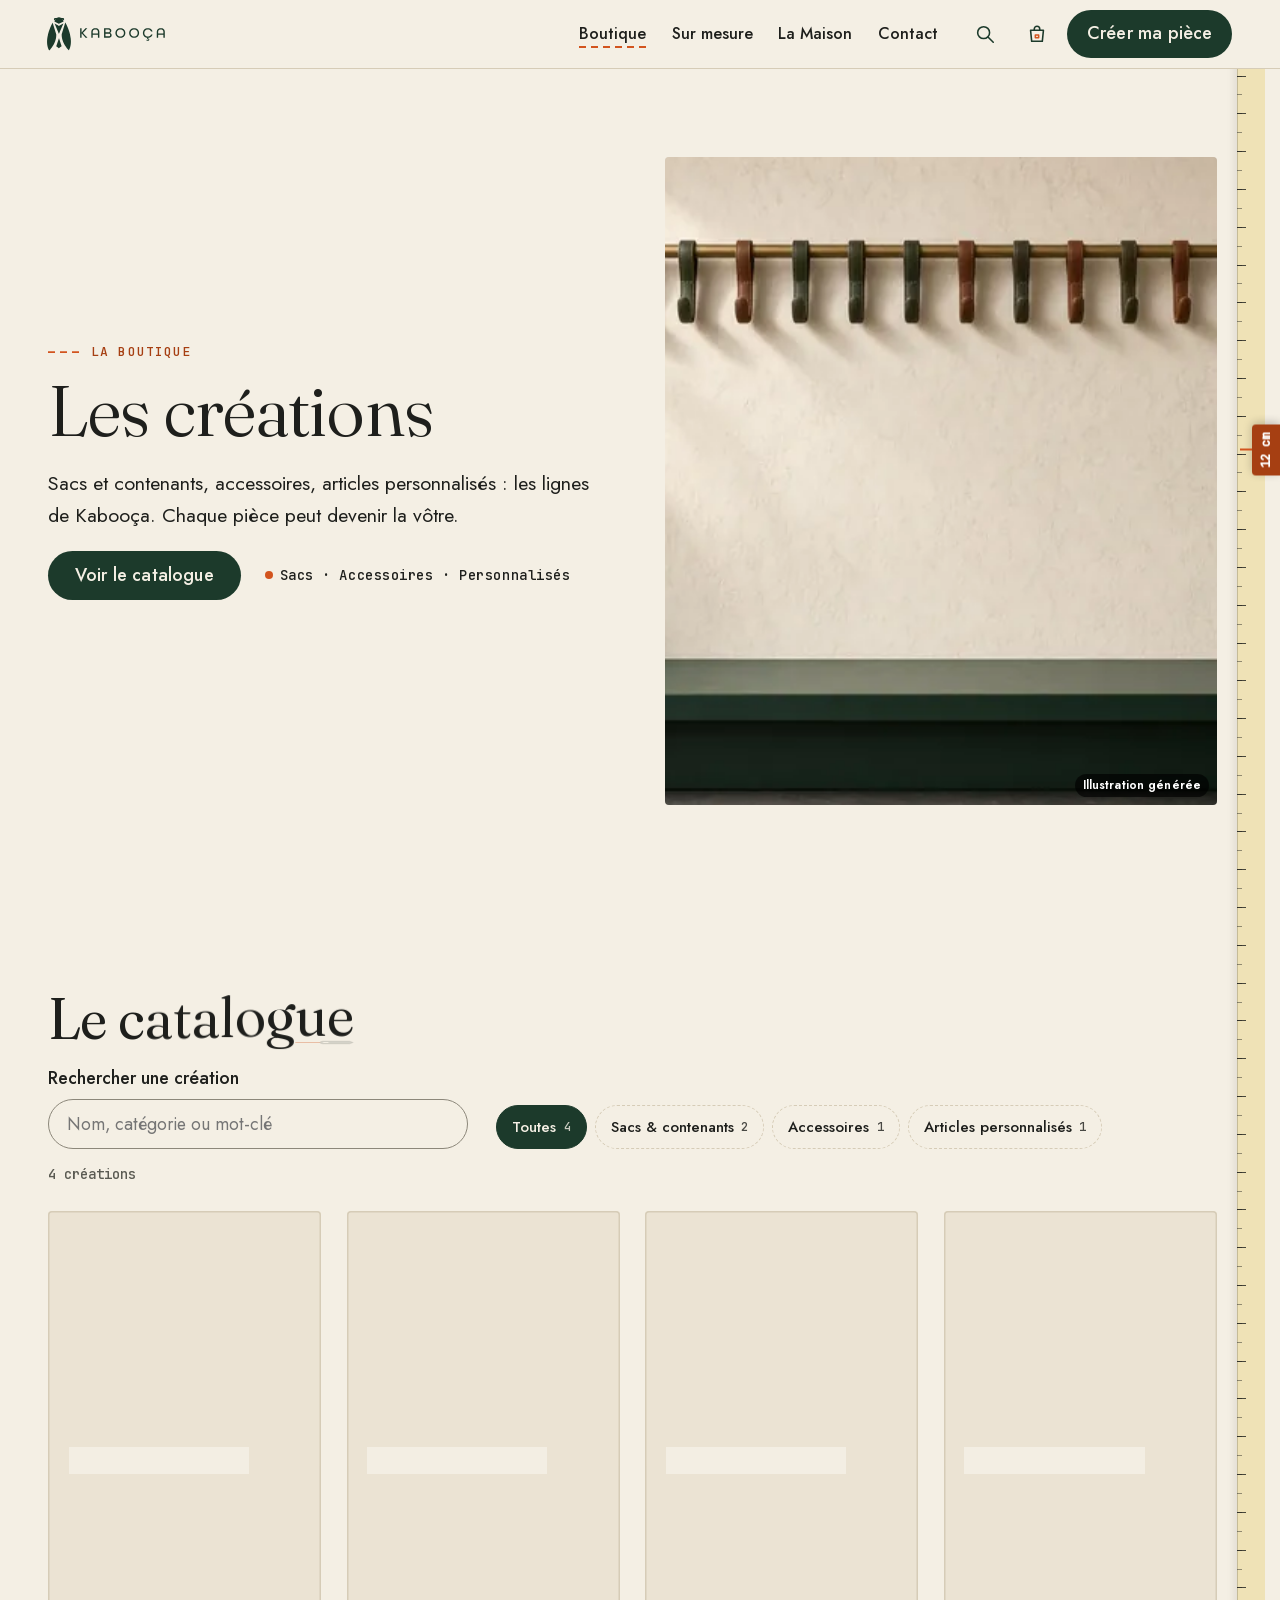
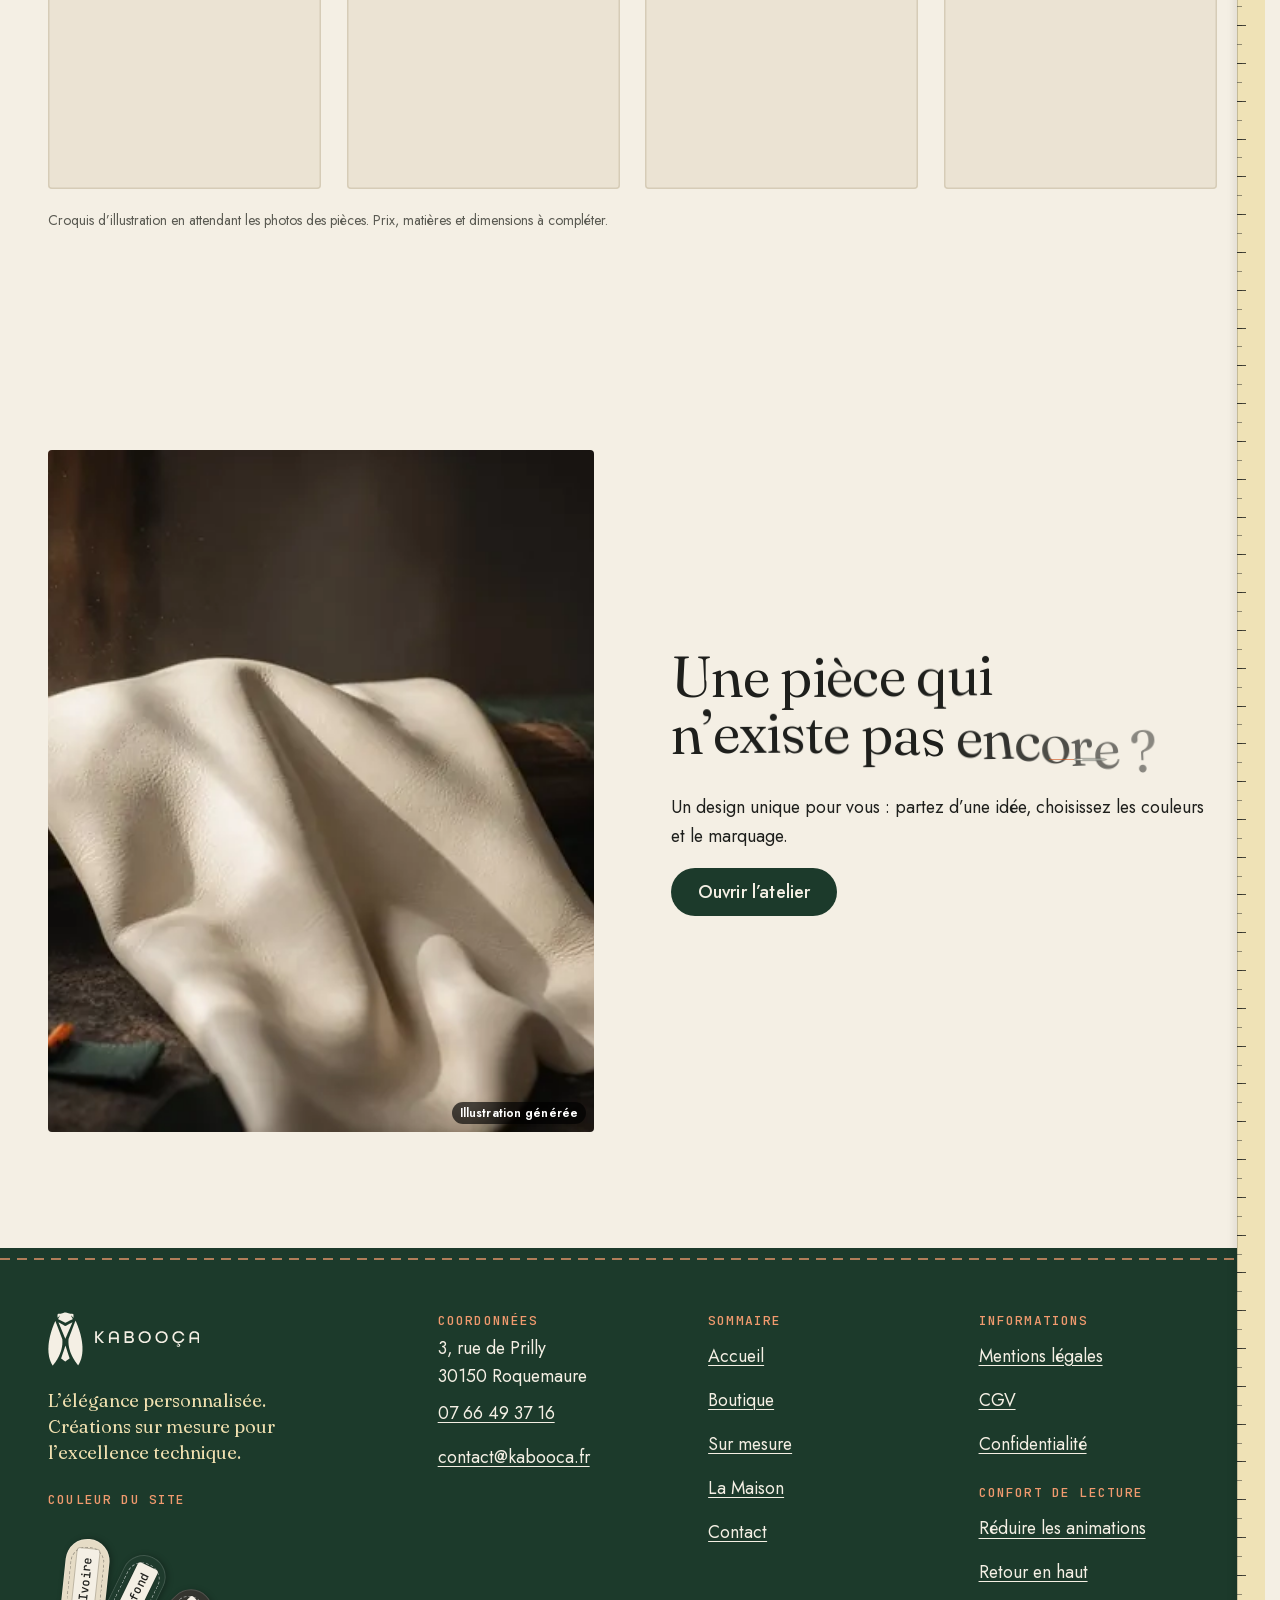
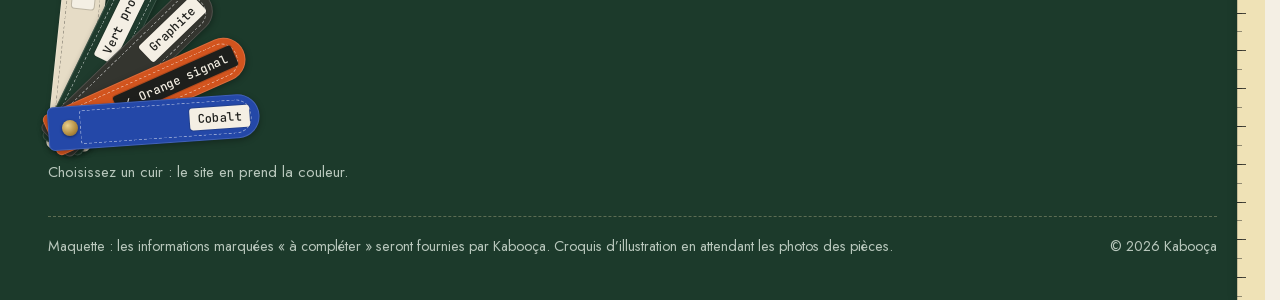
<file: boutique.html>
<!doctype html>
<html lang="fr" data-v="4" data-page="boutique">
<head>
<meta charset="utf-8">
<meta name="viewport" content="width=device-width, initial-scale=1, viewport-fit=cover">
<title>Les créations : sacs, accessoires et articles personnalisés | Kabooça</title>
<meta name="description" content="Sac de Commandement, Accessoires de Précision, Sacs de Légion Étrangère et créations sur mesure : la boutique Kabooça.">
<meta name="robots" content="noindex, nofollow">
<link rel="canonical" href="https://kabooca-maquette.vercel.app/boutique">
<style>:root{--fond:#F4EFE4;--texte:#1E1F1C;--voile-fond:#1C3A2B;--ouverture-fond:#F4EFE4;--menu-fond:#1C3A2B}:root { --entete-h: 72px; --barres-h: 0px; } html { background: var(--fond); color: var(--texte); scrollbar-gutter: stable; } body { margin: 0; background: var(--fond); } html.js:not(.calme):not(.secours):not([data-arrivee="retour"]) [data-anime] { opacity: 0; } html.js:not(.calme):not(.secours):not([data-arrivee="retour"]) [data-anime].vu { opacity: 1; } [data-voile] { position: fixed; inset: 0; z-index: 900; background: var(--voile-fond); transform: translateY(-112%); visibility: hidden; pointer-events: none; } html[data-arrivee="voile"]:not(.voile-leve):not(.calme):not(.secours) [data-voile] { transform: none; visibility: visible; } html.calme [data-voile], html.secours [data-voile] { visibility: hidden !important; } .ouverture-panneau { position: fixed; inset: 0; z-index: 850; display: none; place-content: center; justify-items: center; background: var(--ouverture-fond, var(--voile-fond)); color: var(--fond); text-align: center; } html.js[data-arrivee="intro"]:not(.calme):not(.secours):not(.intro-finie) .ouverture-panneau { display: grid; } html.defilement-bloque, html.defilement-bloque body, html.js[data-arrivee="intro"]:not(.calme):not(.secours):not(.intro-finie), html.js[data-arrivee="intro"]:not(.calme):not(.secours):not(.intro-finie) body, html[data-arrivee="voile"]:not(.voile-leve):not(.calme):not(.secours), html[data-arrivee="voile"]:not(.voile-leve):not(.calme):not(.secours) body { overflow: hidden; } html.js[data-arrivee="intro"]:not(.calme):not(.secours):not(.intro-finie) { background-color: var(--ouverture-fond, var(--voile-fond)); } html[data-arrivee="voile"]:not(.voile-leve):not(.calme):not(.secours) { background-color: var(--voile-fond); }</style>
<script>(function () {
var d = document.documentElement, ss = null, ls = null;
try { ss = window.sessionStorage; ls = window.localStorage; } catch (e) {}
d.classList.add('js');
var calme = false;
try { calme = !!ls && ls.getItem('socle:calme') === 'oui'; } catch (e) {}
if (!calme && window.matchMedia && matchMedia('(prefers-reduced-motion: reduce)').matches) calme = true;
if (calme) d.classList.add('calme');
var nav = performance.getEntriesByType ? performance.getEntriesByType('navigation')[0] : null;
var type = nav ? nav.type : 'navigate';
var depart = null;
try { depart = JSON.parse(ss.getItem('socle:depart') || 'null'); ss.removeItem('socle:depart'); } catch (e) {}
if (depart && !(Date.now() - depart.t < 15000)) depart = null;
var retourSection = false;
try { retourSection = !!ss.getItem('socle:calme-retour'); } catch (e) {}
var mode = type === 'back_forward' || retourSection ? 'retour' : type === 'reload' ? 'intro' : depart ? 'voile' : 'intro';
d.setAttribute('data-arrivee', mode);
if (mode === 'voile' && depart.couleur) d.style.setProperty('--voile-fond', depart.couleur);
if (type === 'reload' && 'scrollRestoration' in history) {
if (!retourSection) history.scrollRestoration = 'manual';
}
try {
var choisie = ls && ls.getItem('socle:langue');
var langue = (d.lang || '').slice(0, 2);
if (choisie && choisie !== langue && type === 'navigate' && !depart) {
var alt = document.querySelector('link[rel="alternate"][hreflang="' + choisie + '"]');
if (alt) location.replace(new URL(alt.href).pathname + location.search + location.hash);
}
} catch (e) {}
try {
var accent = ls && JSON.parse(ls.getItem('kabooca:accent') || 'null');
if (accent && /^(ivoire|vert|graphite|cobalt)$/.test(accent)) d.setAttribute('data-accent', accent);
} catch (e) {}
setTimeout(function () { if (!d.classList.contains('demarre')) d.classList.add('secours'); }, 2000);
})();</script>
<link rel="preload" href="/assets/fonts/fraunces.woff2" as="font" type="font/woff2" crossorigin>
<link rel="preload" href="/assets/fonts/jost.woff2" as="font" type="font/woff2" crossorigin>
<link rel="stylesheet" href="/assets/css/socle.css?v=4">
<link rel="stylesheet" href="/assets/css/site.css?v=4">
<link rel="modulepreload" href="/assets/js/site.js?v=4">
<link rel="modulepreload" href="/assets/js/socle/index.js?v=4">
<script src="/assets/vendor/gsap.min.js" defer></script>
<script src="/assets/vendor/ScrollTrigger.min.js" defer></script>
<script src="/assets/vendor/SplitText.min.js" defer></script>
<script type="module" src="/assets/js/site.js?v=4"></script>
<meta name="theme-color" content="#F4EFE4">
<link rel="icon" href="/assets/images/favicon.svg" type="image/svg+xml">
<link rel="apple-touch-icon" href="/assets/images/apple-touch-icon.png">
<meta property="og:type" content="website">
<meta property="og:site_name" content="Kabooça">
<meta property="og:locale" content="fr_FR">
<meta property="og:title" content="Les créations : sacs, accessoires et articles personnalisés | Kabooça">
<meta property="og:description" content="Sac de Commandement, Accessoires de Précision, Sacs de Légion Étrangère et créations sur mesure : la boutique Kabooça.">
<meta property="og:url" content="https://kabooca-maquette.vercel.app/boutique">
<meta property="og:image" content="https://kabooca-maquette.vercel.app/assets/partage/boutique-fr.jpg">
<meta property="og:image:width" content="1200">
<meta property="og:image:height" content="630">
<meta property="og:image:alt" content="La boutique Kabooça : présentoir et crochets de cuir">
<meta name="twitter:card" content="summary_large_image">
<script type="application/ld+json">{"@context":"https://schema.org","@type":"Store","name":"Kabooça","url":"https://kabooca-maquette.vercel.app/","logo":"https://kabooca-maquette.vercel.app/assets/images/apple-touch-icon.png","slogan":"L’élégance personnalisée","description":"Boutique d’accessoires de luxe spécialisée dans les sacs et articles de la Légion étrangère : sacs et accessoires personnalisés, alliant esthétique technique et design coloré.","telephone":"+33766493716","email":"contact@kabooca.fr","address":{"@type":"PostalAddress","streetAddress":"3, rue de Prilly","postalCode":"30150","addressLocality":"Roquemaure","addressCountry":"FR"}}</script>
<script type="application/json" id="textes-js">{"panier":{"titre":"Votre panier","vide":"Votre panier est vide.","voirBoutique":"Voir les créations","quantite":"Quantité","moins":"Retirer un exemplaire de {nom}","plus":"Ajouter un exemplaire de {nom}","retirer":"Retirer {nom} du panier","retirerCourt":"Retirer","total":"Total TTC","noteTotal":"Les prix TTC s’afficheront ici dès qu’ils seront fournis par Kabooça.","paiement":"Moyens de paiement : à compléter.","commander":"Commander (simulé)","commandeFaite":"Commande simulée : rien n’a été envoyé et rien n’a été payé. Votre panier a été vidé.","ajoute":"{nom} ajouté au panier.","nombre":"{n} article{s} dans le panier","fermer":"Fermer le panier"},"visionneuse":{"titre":"Détails en grand","precedent":"Image précédente","suivant":"Image suivante","fermer":"Fermer","position":"{n} sur {total}"},"catalogue":{"titre":"Le catalogue","recherche":"Rechercher une création","rechercheAide":"Nom, catégorie ou mot-clé","filtres":"Filtrer par catégorie","toutes":"Toutes","resultats":"{n} création{s}","aucun":"Aucune création ne correspond à cette recherche.","effacer":"Effacer la recherche","ajouter":"Ajouter au panier","fiche":"Voir la fiche","creer":"Créer sur mesure","note":"Croquis d’illustration en attendant les photos des pièces. Prix, matières et dimensions à compléter."},"configurateur":{"titre":"Votre création","etapes":"Étapes de la création","etape":"Étape {n} sur 4","e1":"Le modèle","e1Texte":"Choisissez la base de votre pièce.","autre":"Une autre création","autreTexte":"Une idée à vous, à décrire à l’étape 4.","e2":"Les couleurs","e2Texte":"Essayez les teintes sur le croquis.","corps":"Corps","sangle":"Sangle","fil":"Fil des coutures","e3":"Le marquage","e3Texte":"Des initiales, un nom, une date : dites-nous ce que vous imaginez.","initiales":"Initiales (facultatif)","initialesAide":"Trois lettres dans cette maquette, affichées sur la pastille du croquis ; nombre réel à confirmer.","idee":"Votre idée de marquage (facultatif)","e4":"Vos coordonnées","e4Texte":"Kabooça vous recontacte pour le devis.","prenom":"Prénom","nom":"Nom","email":"E-mail","tel":"Téléphone (facultatif)","message":"Votre projet (facultatif)","suivant":"Étape suivante","precedent":"Étape précédente","envoyer":"Envoyer ma demande","envoye":"Demande simulée : rien n’a été envoyé. Sur le site final, votre création partira vers Kabooça, qui vous recontactera pour le devis.","recap":"Récapitulatif","recapModele":"Modèle","recapCouleurs":"Couleurs","recapMarquage":"Marquage","recapAucun":"aucun","retractation":"Pièce personnalisée : pas de droit de rétractation (article L221-28, 3°, du Code de la consommation). Conditions à confirmer dans les CGV.","donnees":"Vos données servent seulement à répondre à votre demande de création. \u003ca href=\"/confidentialite\">Politique de confidentialité\u003c/a> (à compléter).","altMarquage":"Écusson de cuir vierge, tambour à broder et poinçons en laiton","altCouleurs":"Éventail d’échantillons de cuir ivoire, vert, graphite, orange et cobalt"},"eclatee":{"surtitre":"Pièce par pièce","titre":"Le design technique, dessiné à plat","texte":"Un sac, c’est une somme de pièces : sangle, rabat, corps, soufflets, languettes et boucles. C’est là que se joue l’alliance de la technique et de la couleur.","note":"Croquis d’illustration : les options réelles de personnalisation sont à confirmer avec Kabooça.","legende":"Les pièces du croquis","fin":"Une pièce, vos couleurs.","alt":"Patron de cuir ivoire, règle, alène et bobine de fil orange sur un tapis de coupe vert","assembler":"Réassembler le croquis","eclater":"Éclater le croquis","essayer":"Essayer vos couleurs"},"croquis":{"sangle":"Sangle","rabat":"Rabat","corps":"Corps","soufflet":"Soufflet","languette":"Languettes et boucles","couture":"Coutures","largeur":"Largeur","hauteur":"Hauteur","profondeur":"Profondeur"},"produits":{"sac-de-commandement":{"nom":"Sac de Commandement","croquis":"besace","categorie":"sacs","fiche":"/boutique/sac-de-commandement"},"accessoires-de-precision":{"nom":"Accessoires de Précision","croquis":"accessoires","categorie":"accessoires","fiche":"/boutique/accessoires-de-precision"},"sacs-legion-etrangere":{"nom":"Sacs de Légion Étrangère","croquis":"sac-a-dos","categorie":"sacs","fiche":"/boutique/sacs-legion-etrangere"},"creations-sur-mesure":{"nom":"Créations Sur Mesure","croquis":"patron","categorie":"personnalises","fiche":null}},"teintes":{"ivoire":{"nom":"Ivoire","hex":"#E6DCC6"},"vert":{"nom":"Vert profond","hex":"#1F3B2D"},"graphite":{"nom":"Graphite","hex":"#34352F"},"orange":{"nom":"Orange signal","hex":"#D2541E"},"cobalt":{"nom":"Cobalt","hex":"#2448A8"}}}</script>
</head>
<body id="haut">
<svg class="definitions" width="0" height="0" aria-hidden="true" focusable="false"><defs>
<symbol id="logo-embleme" viewBox="196.5 -1.2 185.5 287.0"><path fill-rule="evenodd" d="M289.5,177.8 L288.8,178.5 L287.8,182.2 L286.0,186.7 L285.8,188.0 L285.0,189.7 L284.8,191.0 L284.0,192.7 L283.8,194.0 L283.0,195.7 L282.8,197.0 L282.0,198.7 L281.8,200.0 L281.2,201.2 L280.8,202.8 L280.2,203.8 L280.0,205.2 L279.2,206.8 L279.0,208.2 L278.2,209.8 L277.8,211.7 L277.2,212.8 L276.8,214.7 L276.2,215.8 L275.8,217.3 L275.2,218.7 L274.8,220.3 L274.2,221.7 L273.8,223.3 L273.2,224.7 L272.8,226.2 L272.0,228.0 L271.8,229.2 L271.0,231.0 L270.8,232.2 L270.2,233.2 L269.8,235.0 L269.2,236.2 L268.8,237.8 L268.2,239.0 L267.8,240.7 L267.2,241.8 L266.8,243.3 L266.0,245.2 L266.3,245.8 L268.5,247.2 L271.3,249.5 L272.3,250.0 L274.5,251.8 L275.0,252.0 L288.0,261.7 L288.8,261.7 L290.2,260.8 L291.0,260.0 L294.3,257.8 L295.2,257.0 L301.3,252.8 L302.2,252.0 L308.3,247.8 L311.3,245.5 L311.3,244.8 L310.8,243.8 L310.7,242.7 L310.0,241.3 L309.7,239.7 L309.0,238.3 L308.7,236.7 L308.0,235.3 L307.7,233.7 L307.0,232.3 L306.7,230.7 L306.0,229.3 L305.7,227.7 L304.8,225.8 L304.8,225.0 L304.0,223.2 L303.8,222.0 L303.0,220.2 L302.7,218.5 L302.0,217.2 L301.8,215.7 L301.0,214.0 L300.7,212.2 L300.0,211.0 L299.7,209.0 L298.8,207.2 L298.7,205.8 L297.8,204.2 L297.7,202.7 L297.0,201.3 L296.7,199.7 L295.8,197.8 L294.8,194.0 L294.0,192.2 L293.8,190.8 L293.0,189.0 L292.8,187.7 L292.0,186.0 L291.7,184.0 L290.8,182.2 L290.7,180.8 L290.0,179.7 L289.8,178.2Z M326.2,53.8 L325.0,54.0 L324.0,54.8 L322.8,55.2 L320.5,56.7 L319.2,57.2 L318.2,58.0 L317.3,58.2 L316.5,58.8 L313.3,60.3 L311.0,61.8 L306.0,64.3 L305.5,64.8 L304.3,65.2 L303.8,65.7 L300.7,67.2 L300.2,67.7 L298.8,68.2 L298.0,68.8 L294.8,70.3 L294.3,70.8 L293.3,71.2 L292.5,71.8 L291.5,72.2 L289.0,73.7 L288.2,73.7 L286.8,73.0 L285.5,72.0 L284.8,71.8 L284.0,71.2 L281.0,69.7 L280.5,69.2 L279.5,68.8 L277.0,67.2 L274.2,65.8 L273.5,65.2 L272.7,65.0 L271.7,64.2 L270.3,63.7 L269.8,63.2 L268.8,62.8 L266.3,61.2 L265.3,60.8 L262.5,59.0 L260.0,57.8 L257.5,56.2 L254.7,54.8 L254.0,54.2 L253.0,53.8 L252.5,54.0 L252.7,55.0 L253.8,57.3 L254.0,58.3 L254.8,59.7 L255.2,61.2 L256.0,62.5 L256.2,63.5 L257.8,67.0 L258.0,68.0 L258.8,69.3 L259.2,70.8 L260.0,72.2 L260.2,73.2 L260.8,74.2 L261.2,75.5 L262.0,77.0 L262.2,78.0 L262.8,79.0 L264.2,82.8 L264.8,83.8 L265.0,84.8 L265.8,86.2 L266.2,87.7 L267.8,91.0 L268.2,92.5 L269.0,93.8 L269.2,94.8 L269.8,95.8 L270.0,96.8 L270.8,98.3 L271.0,99.3 L271.8,100.7 L272.2,102.2 L273.0,103.5 L273.0,104.0 L274.0,106.0 L274.2,107.0 L275.8,110.3 L276.2,111.8 L277.0,113.2 L277.0,113.7 L277.8,115.2 L278.2,116.7 L279.0,118.0 L279.2,119.0 L279.8,120.0 L281.2,123.8 L281.8,124.8 L282.0,125.8 L282.8,127.3 L283.2,128.7 L283.8,129.7 L284.0,130.7 L284.8,132.0 L285.2,133.5 L286.0,134.8 L286.2,135.8 L287.8,139.3 L288.0,140.5 L288.3,140.8 L289.0,140.3 L289.7,139.2 L289.8,138.2 L290.7,136.8 L292.0,133.2 L292.8,131.8 L293.0,130.8 L293.7,129.8 L293.8,129.0 L294.8,127.2 L296.0,124.0 L296.7,123.0 L296.8,122.0 L297.7,120.7 L299.0,117.0 L299.8,115.7 L300.0,114.7 L300.8,113.3 L301.0,112.3 L302.7,109.2 L302.8,108.2 L303.7,106.8 L304.0,105.5 L304.7,104.5 L304.8,103.5 L305.8,101.8 L306.0,100.8 L306.7,99.8 L308.0,96.2 L309.7,93.0 L309.8,92.0 L310.7,90.7 L311.0,89.3 L312.7,86.0 L313.0,84.7 L313.8,83.3 L314.0,82.3 L314.8,81.0 L315.0,80.0 L316.7,76.8 L317.0,75.5 L317.7,74.5 L317.8,73.5 L318.7,72.2 L318.8,71.2 L319.7,69.8 L321.0,66.2 L321.8,64.8 L322.0,63.8 L322.7,62.8 L324.0,59.2 L325.7,56.0 L326.2,54.7Z M235.8,47.2 L235.3,47.2 L235.0,47.5 L235.0,48.0 L234.2,49.3 L233.8,50.7 L231.2,56.0 L229.8,59.7 L228.2,63.0 L227.8,64.3 L227.2,65.5 L224.8,71.8 L224.2,73.0 L223.8,74.3 L223.0,76.0 L222.8,77.2 L222.2,78.2 L221.8,79.8 L221.2,80.8 L220.8,82.5 L220.2,83.7 L219.8,85.3 L219.0,87.0 L218.8,88.2 L218.2,89.5 L217.8,91.2 L217.2,92.5 L216.8,94.2 L215.2,98.5 L215.0,99.8 L214.2,101.7 L214.0,103.2 L213.2,105.0 L212.8,107.0 L212.5,107.5 L212.0,109.0 L212.0,109.8 L211.2,111.8 L210.8,114.2 L210.2,115.5 L209.8,117.8 L209.2,119.3 L209.0,120.8 L208.3,122.7 L207.7,126.2 L207.2,127.2 L207.0,129.2 L206.2,131.5 L205.8,134.3 L205.0,137.0 L204.8,139.0 L204.0,142.0 L203.8,144.3 L203.2,146.2 L203.0,148.7 L202.0,153.0 L202.0,154.8 L201.2,158.5 L200.8,163.5 L200.5,164.3 L200.5,165.5 L200.2,166.2 L199.8,172.7 L199.5,173.5 L199.5,175.7 L199.2,176.5 L198.8,189.7 L198.5,190.5 L198.5,201.7 L198.8,202.5 L199.0,212.3 L199.5,217.5 L199.8,218.3 L200.2,223.7 L200.8,226.3 L201.2,230.3 L201.8,232.5 L202.0,234.8 L202.8,237.5 L203.2,240.2 L203.8,241.7 L204.2,244.2 L204.8,245.7 L205.2,247.8 L205.8,249.2 L206.2,251.2 L206.8,252.5 L207.2,254.2 L208.0,256.0 L208.2,257.2 L208.8,258.2 L209.2,259.8 L209.8,260.8 L210.0,261.8 L210.8,263.3 L211.2,264.7 L212.0,266.0 L212.2,267.0 L212.8,267.8 L213.2,269.2 L215.3,273.5 L216.8,275.8 L218.2,278.7 L219.0,279.7 L219.2,280.3 L221.3,283.7 L223.5,281.7 L225.8,278.5 L228.5,275.5 L233.0,269.2 L233.8,268.3 L237.2,263.2 L238.7,261.3 L238.8,260.7 L240.7,258.2 L243.0,254.2 L243.7,253.5 L244.0,252.5 L244.5,252.0 L245.0,250.8 L246.7,248.3 L247.0,247.3 L248.8,244.5 L249.0,243.8 L249.7,243.0 L250.0,241.8 L251.5,239.5 L255.7,231.2 L256.0,229.8 L256.7,229.0 L257.0,227.7 L257.8,226.3 L258.0,225.5 L258.7,224.5 L259.0,223.0 L260.7,219.7 L261.0,218.2 L261.7,217.0 L262.0,215.5 L263.7,211.7 L264.0,209.8 L264.7,208.7 L265.0,206.8 L265.7,205.7 L266.0,203.7 L266.5,202.8 L266.8,200.8 L267.7,198.8 L267.8,197.2 L268.8,194.2 L268.8,193.2 L269.8,189.8 L270.0,187.8 L270.8,184.8 L270.8,183.5 L271.2,181.7 L271.5,181.0 L272.0,175.3 L272.7,172.3 L272.7,170.0 L272.8,169.8 L273.0,161.0 L273.3,159.8 L273.3,155.0 L273.0,153.8 L273.0,148.5 L272.8,148.3 L272.7,143.5 L272.0,142.3 L270.7,138.2 L270.0,137.2 L269.8,136.0 L269.0,134.3 L268.7,132.8 L268.0,131.8 L267.7,130.3 L267.0,129.2 L265.7,125.0 L263.8,120.8 L263.7,119.7 L263.0,118.7 L262.7,117.0 L262.0,116.0 L261.7,114.5 L261.0,113.3 L259.7,109.2 L259.0,108.2 L258.8,107.0 L258.0,105.3 L257.7,103.8 L257.0,102.8 L256.7,101.3 L256.0,100.2 L254.7,96.0 L252.8,91.8 L252.7,90.7 L252.0,89.7 L251.7,88.0 L251.0,87.0 L250.7,85.5 L250.0,84.3 L248.7,80.2 L248.0,79.2 L247.8,78.0 L247.0,76.3 L246.7,74.8 L246.0,73.8 L245.7,72.3 L245.0,71.2 L243.7,67.0 L241.8,62.8 L241.7,61.7 L241.0,60.7 L240.7,59.0 L240.0,58.0 L239.7,56.5 L239.0,55.3 L237.7,51.2 L237.0,50.2 L236.8,49.0Z M342.3,45.3 L341.8,47.2 L340.8,49.5 L340.8,50.0 L340.2,51.0 L339.8,52.5 L339.2,53.7 L337.8,57.8 L336.0,62.0 L335.8,63.2 L335.2,64.2 L334.8,65.8 L334.2,66.8 L333.8,68.3 L333.2,69.5 L331.8,73.7 L331.2,74.7 L331.0,75.8 L330.3,77.0 L329.8,79.0 L329.2,80.0 L328.8,81.5 L328.2,82.7 L326.8,86.8 L325.0,91.0 L324.8,92.2 L324.2,93.2 L323.8,94.8 L323.2,95.8 L322.8,97.3 L322.2,98.5 L320.8,102.7 L320.2,103.7 L320.0,104.8 L319.3,106.0 L318.8,108.0 L318.2,109.0 L317.8,110.5 L317.2,111.7 L315.8,115.8 L314.0,120.0 L313.8,121.2 L313.2,122.2 L312.8,123.8 L312.2,124.8 L311.8,126.3 L311.2,127.5 L309.8,131.7 L309.2,132.7 L309.0,133.8 L308.3,135.0 L307.8,137.0 L307.2,138.0 L306.8,139.5 L306.2,140.7 L305.8,142.0 L305.8,144.3 L305.5,145.2 L305.5,148.3 L305.2,149.2 L305.2,162.7 L305.5,163.3 L305.5,166.5 L305.8,167.3 L306.2,173.8 L306.8,176.5 L307.0,179.8 L307.7,182.2 L308.2,186.0 L309.0,188.8 L309.0,189.8 L309.8,192.3 L310.0,194.2 L310.7,195.7 L311.0,197.8 L311.8,199.8 L312.2,202.0 L313.0,203.7 L313.2,205.2 L313.8,206.5 L314.2,208.2 L314.8,209.5 L315.2,211.0 L315.8,212.2 L316.2,213.7 L316.8,214.8 L317.2,216.3 L317.8,217.5 L318.2,218.8 L318.8,219.8 L319.0,220.8 L319.8,222.3 L320.2,223.7 L321.0,225.0 L321.2,225.8 L322.8,229.0 L323.0,229.8 L327.3,238.5 L328.8,240.8 L329.2,242.0 L338.0,256.8 L343.0,264.3 L343.8,265.2 L345.2,267.3 L347.0,269.5 L349.2,272.7 L356.0,281.2 L356.8,281.7 L357.7,281.2 L360.0,277.0 L360.5,276.5 L361.2,275.0 L361.7,274.5 L361.8,273.7 L363.5,271.0 L364.8,268.3 L365.0,267.3 L365.8,266.2 L367.0,263.0 L367.7,262.0 L367.8,261.0 L368.7,259.5 L369.0,258.0 L369.7,257.0 L370.0,255.5 L370.7,254.2 L371.0,252.5 L371.7,251.2 L372.0,249.5 L372.7,248.2 L372.8,246.7 L373.8,244.0 L373.8,243.2 L374.7,240.8 L374.8,239.2 L375.8,235.8 L376.0,233.8 L376.8,230.8 L377.0,228.5 L377.7,226.3 L377.8,223.2 L378.7,218.8 L379.0,212.3 L379.3,211.5 L379.3,209.0 L379.7,208.0 L379.7,203.8 L379.8,203.7 L379.7,180.2 L379.3,179.5 L379.3,176.5 L379.0,175.7 L378.8,170.2 L378.0,164.8 L377.8,161.2 L377.0,156.8 L376.5,151.8 L376.0,150.5 L375.5,145.8 L374.8,143.7 L374.7,141.2 L374.0,139.3 L373.8,137.0 L372.8,133.7 L372.8,132.5 L372.0,129.8 L371.8,128.0 L370.8,124.8 L370.8,123.7 L370.0,121.3 L369.7,119.0 L369.0,117.5 L368.5,114.7 L367.8,113.2 L367.7,111.7 L367.0,110.2 L366.7,108.0 L365.8,106.2 L365.8,105.3 L365.0,103.2 L364.8,101.8 L364.0,100.0 L363.8,98.7 L362.8,96.2 L362.7,94.8 L361.8,93.2 L361.7,91.8 L360.8,90.2 L360.7,88.8 L359.8,87.2 L359.7,85.8 L358.0,82.0 L357.8,80.8 L357.0,79.2 L356.8,78.0 L356.0,76.3 L355.7,74.8 L355.0,73.8 L354.7,72.2 L354.0,71.2 L353.7,69.7 L353.0,68.7 L352.7,67.2 L352.0,66.2 L351.7,64.7 L351.0,63.7 L350.7,62.2 L349.8,60.8 L349.8,60.3 L349.0,58.8 L348.8,57.8 L348.0,56.5 L347.8,55.5 L346.8,53.8 L346.7,52.8 L346.0,52.0 L345.8,51.0 L344.8,49.3 L343.7,46.3 L343.0,45.5Z M330.2,10.0 L328.8,9.0 L325.3,8.2 L313.7,8.0 L311.2,7.0 L309.7,6.8 L307.8,6.0 L307.0,6.0 L305.2,5.2 L303.7,5.0 L301.8,4.2 L299.8,3.8 L298.0,3.0 L296.7,2.8 L292.0,1.2 L290.2,0.8 L287.3,0.8 L285.7,1.2 L284.3,1.8 L283.0,2.0 L281.2,2.8 L279.8,3.0 L278.0,3.8 L276.2,4.2 L274.8,4.8 L272.8,5.2 L271.7,5.8 L269.7,6.2 L268.3,6.8 L266.7,7.2 L264.5,8.0 L253.8,8.2 L252.8,8.5 L251.5,8.5 L249.7,9.3 L248.2,10.7 L247.0,13.2 L247.0,28.7 L247.2,29.0 L247.7,29.0 L249.3,27.2 L250.5,26.5 L252.2,24.7 L253.3,23.8 L259.3,18.0 L259.7,18.0 L260.0,18.5 L259.8,19.0 L257.2,23.3 L256.8,24.3 L256.3,24.8 L255.8,26.2 L255.3,26.7 L254.8,28.0 L253.0,30.8 L252.8,31.5 L252.2,32.3 L251.8,33.3 L251.3,33.8 L250.8,35.2 L250.2,35.8 L250.0,36.5 L251.3,37.5 L270.0,46.8 L271.0,47.0 L271.8,47.7 L273.0,48.0 L273.8,48.7 L275.0,49.0 L275.8,49.7 L277.0,50.0 L277.8,50.7 L279.0,51.0 L279.8,51.7 L281.0,52.0 L281.8,52.7 L283.0,53.0 L283.8,53.7 L285.0,54.0 L285.8,54.7 L287.0,55.0 L287.8,55.7 L289.0,55.8 L300.7,50.0 L302.0,49.7 L302.8,49.0 L304.0,48.7 L304.8,48.0 L306.0,47.7 L306.8,47.0 L309.8,45.8 L315.5,42.8 L318.2,41.8 L319.3,41.0 L320.2,40.8 L321.3,40.0 L322.5,39.7 L323.3,39.0 L324.7,38.7 L327.0,37.5 L328.2,36.5 L319.0,18.2 L319.5,17.7 L320.3,18.5 L321.3,19.0 L331.2,28.8 L331.8,28.8 L332.0,28.7 L332.0,13.8 L331.8,12.5Z"/></symbol>
<symbol id="logo-corps" viewBox="196.5 -1.2 185.5 287.0"><path fill-rule="evenodd" d="M289.5,177.8 L288.8,178.5 L287.8,182.2 L286.0,186.7 L285.8,188.0 L285.0,189.7 L284.8,191.0 L284.0,192.7 L283.8,194.0 L283.0,195.7 L282.8,197.0 L282.0,198.7 L281.8,200.0 L281.2,201.2 L280.8,202.8 L280.2,203.8 L280.0,205.2 L279.2,206.8 L279.0,208.2 L278.2,209.8 L277.8,211.7 L277.2,212.8 L276.8,214.7 L276.2,215.8 L275.8,217.3 L275.2,218.7 L274.8,220.3 L274.2,221.7 L273.8,223.3 L273.2,224.7 L272.8,226.2 L272.0,228.0 L271.8,229.2 L271.0,231.0 L270.8,232.2 L270.2,233.2 L269.8,235.0 L269.2,236.2 L268.8,237.8 L268.2,239.0 L267.8,240.7 L267.2,241.8 L266.8,243.3 L266.0,245.2 L266.3,245.8 L268.5,247.2 L271.3,249.5 L272.3,250.0 L274.5,251.8 L275.0,252.0 L288.0,261.7 L288.8,261.7 L290.2,260.8 L291.0,260.0 L294.3,257.8 L295.2,257.0 L301.3,252.8 L302.2,252.0 L308.3,247.8 L311.3,245.5 L311.3,244.8 L310.8,243.8 L310.7,242.7 L310.0,241.3 L309.7,239.7 L309.0,238.3 L308.7,236.7 L308.0,235.3 L307.7,233.7 L307.0,232.3 L306.7,230.7 L306.0,229.3 L305.7,227.7 L304.8,225.8 L304.8,225.0 L304.0,223.2 L303.8,222.0 L303.0,220.2 L302.7,218.5 L302.0,217.2 L301.8,215.7 L301.0,214.0 L300.7,212.2 L300.0,211.0 L299.7,209.0 L298.8,207.2 L298.7,205.8 L297.8,204.2 L297.7,202.7 L297.0,201.3 L296.7,199.7 L295.8,197.8 L294.8,194.0 L294.0,192.2 L293.8,190.8 L293.0,189.0 L292.8,187.7 L292.0,186.0 L291.7,184.0 L290.8,182.2 L290.7,180.8 L290.0,179.7 L289.8,178.2Z  M326.2,53.8 L325.0,54.0 L324.0,54.8 L322.8,55.2 L320.5,56.7 L319.2,57.2 L318.2,58.0 L317.3,58.2 L316.5,58.8 L313.3,60.3 L311.0,61.8 L306.0,64.3 L305.5,64.8 L304.3,65.2 L303.8,65.7 L300.7,67.2 L300.2,67.7 L298.8,68.2 L298.0,68.8 L294.8,70.3 L294.3,70.8 L293.3,71.2 L292.5,71.8 L291.5,72.2 L289.0,73.7 L288.2,73.7 L286.8,73.0 L285.5,72.0 L284.8,71.8 L284.0,71.2 L281.0,69.7 L280.5,69.2 L279.5,68.8 L277.0,67.2 L274.2,65.8 L273.5,65.2 L272.7,65.0 L271.7,64.2 L270.3,63.7 L269.8,63.2 L268.8,62.8 L266.3,61.2 L265.3,60.8 L262.5,59.0 L260.0,57.8 L257.5,56.2 L254.7,54.8 L254.0,54.2 L253.0,53.8 L252.5,54.0 L252.7,55.0 L253.8,57.3 L254.0,58.3 L254.8,59.7 L255.2,61.2 L256.0,62.5 L256.2,63.5 L257.8,67.0 L258.0,68.0 L258.8,69.3 L259.2,70.8 L260.0,72.2 L260.2,73.2 L260.8,74.2 L261.2,75.5 L262.0,77.0 L262.2,78.0 L262.8,79.0 L264.2,82.8 L264.8,83.8 L265.0,84.8 L265.8,86.2 L266.2,87.7 L267.8,91.0 L268.2,92.5 L269.0,93.8 L269.2,94.8 L269.8,95.8 L270.0,96.8 L270.8,98.3 L271.0,99.3 L271.8,100.7 L272.2,102.2 L273.0,103.5 L273.0,104.0 L274.0,106.0 L274.2,107.0 L275.8,110.3 L276.2,111.8 L277.0,113.2 L277.0,113.7 L277.8,115.2 L278.2,116.7 L279.0,118.0 L279.2,119.0 L279.8,120.0 L281.2,123.8 L281.8,124.8 L282.0,125.8 L282.8,127.3 L283.2,128.7 L283.8,129.7 L284.0,130.7 L284.8,132.0 L285.2,133.5 L286.0,134.8 L286.2,135.8 L287.8,139.3 L288.0,140.5 L288.3,140.8 L289.0,140.3 L289.7,139.2 L289.8,138.2 L290.7,136.8 L292.0,133.2 L292.8,131.8 L293.0,130.8 L293.7,129.8 L293.8,129.0 L294.8,127.2 L296.0,124.0 L296.7,123.0 L296.8,122.0 L297.7,120.7 L299.0,117.0 L299.8,115.7 L300.0,114.7 L300.8,113.3 L301.0,112.3 L302.7,109.2 L302.8,108.2 L303.7,106.8 L304.0,105.5 L304.7,104.5 L304.8,103.5 L305.8,101.8 L306.0,100.8 L306.7,99.8 L308.0,96.2 L309.7,93.0 L309.8,92.0 L310.7,90.7 L311.0,89.3 L312.7,86.0 L313.0,84.7 L313.8,83.3 L314.0,82.3 L314.8,81.0 L315.0,80.0 L316.7,76.8 L317.0,75.5 L317.7,74.5 L317.8,73.5 L318.7,72.2 L318.8,71.2 L319.7,69.8 L321.0,66.2 L321.8,64.8 L322.0,63.8 L322.7,62.8 L324.0,59.2 L325.7,56.0 L326.2,54.7Z  M330.2,10.0 L328.8,9.0 L325.3,8.2 L313.7,8.0 L311.2,7.0 L309.7,6.8 L307.8,6.0 L307.0,6.0 L305.2,5.2 L303.7,5.0 L301.8,4.2 L299.8,3.8 L298.0,3.0 L296.7,2.8 L292.0,1.2 L290.2,0.8 L287.3,0.8 L285.7,1.2 L284.3,1.8 L283.0,2.0 L281.2,2.8 L279.8,3.0 L278.0,3.8 L276.2,4.2 L274.8,4.8 L272.8,5.2 L271.7,5.8 L269.7,6.2 L268.3,6.8 L266.7,7.2 L264.5,8.0 L253.8,8.2 L252.8,8.5 L251.5,8.5 L249.7,9.3 L248.2,10.7 L247.0,13.2 L247.0,28.7 L247.2,29.0 L247.7,29.0 L249.3,27.2 L250.5,26.5 L252.2,24.7 L253.3,23.8 L259.3,18.0 L259.7,18.0 L260.0,18.5 L259.8,19.0 L257.2,23.3 L256.8,24.3 L256.3,24.8 L255.8,26.2 L255.3,26.7 L254.8,28.0 L253.0,30.8 L252.8,31.5 L252.2,32.3 L251.8,33.3 L251.3,33.8 L250.8,35.2 L250.2,35.8 L250.0,36.5 L251.3,37.5 L270.0,46.8 L271.0,47.0 L271.8,47.7 L273.0,48.0 L273.8,48.7 L275.0,49.0 L275.8,49.7 L277.0,50.0 L277.8,50.7 L279.0,51.0 L279.8,51.7 L281.0,52.0 L281.8,52.7 L283.0,53.0 L283.8,53.7 L285.0,54.0 L285.8,54.7 L287.0,55.0 L287.8,55.7 L289.0,55.8 L300.7,50.0 L302.0,49.7 L302.8,49.0 L304.0,48.7 L304.8,48.0 L306.0,47.7 L306.8,47.0 L309.8,45.8 L315.5,42.8 L318.2,41.8 L319.3,41.0 L320.2,40.8 L321.3,40.0 L322.5,39.7 L323.3,39.0 L324.7,38.7 L327.0,37.5 L328.2,36.5 L319.0,18.2 L319.5,17.7 L320.3,18.5 L321.3,19.0 L331.2,28.8 L331.8,28.8 L332.0,28.7 L332.0,13.8 L331.8,12.5Z"/></symbol>
<symbol id="logo-aile-g" viewBox="196.5 -1.2 185.5 287.0"><path fill-rule="evenodd" d="M235.8,47.2 L235.3,47.2 L235.0,47.5 L235.0,48.0 L234.2,49.3 L233.8,50.7 L231.2,56.0 L229.8,59.7 L228.2,63.0 L227.8,64.3 L227.2,65.5 L224.8,71.8 L224.2,73.0 L223.8,74.3 L223.0,76.0 L222.8,77.2 L222.2,78.2 L221.8,79.8 L221.2,80.8 L220.8,82.5 L220.2,83.7 L219.8,85.3 L219.0,87.0 L218.8,88.2 L218.2,89.5 L217.8,91.2 L217.2,92.5 L216.8,94.2 L215.2,98.5 L215.0,99.8 L214.2,101.7 L214.0,103.2 L213.2,105.0 L212.8,107.0 L212.5,107.5 L212.0,109.0 L212.0,109.8 L211.2,111.8 L210.8,114.2 L210.2,115.5 L209.8,117.8 L209.2,119.3 L209.0,120.8 L208.3,122.7 L207.7,126.2 L207.2,127.2 L207.0,129.2 L206.2,131.5 L205.8,134.3 L205.0,137.0 L204.8,139.0 L204.0,142.0 L203.8,144.3 L203.2,146.2 L203.0,148.7 L202.0,153.0 L202.0,154.8 L201.2,158.5 L200.8,163.5 L200.5,164.3 L200.5,165.5 L200.2,166.2 L199.8,172.7 L199.5,173.5 L199.5,175.7 L199.2,176.5 L198.8,189.7 L198.5,190.5 L198.5,201.7 L198.8,202.5 L199.0,212.3 L199.5,217.5 L199.8,218.3 L200.2,223.7 L200.8,226.3 L201.2,230.3 L201.8,232.5 L202.0,234.8 L202.8,237.5 L203.2,240.2 L203.8,241.7 L204.2,244.2 L204.8,245.7 L205.2,247.8 L205.8,249.2 L206.2,251.2 L206.8,252.5 L207.2,254.2 L208.0,256.0 L208.2,257.2 L208.8,258.2 L209.2,259.8 L209.8,260.8 L210.0,261.8 L210.8,263.3 L211.2,264.7 L212.0,266.0 L212.2,267.0 L212.8,267.8 L213.2,269.2 L215.3,273.5 L216.8,275.8 L218.2,278.7 L219.0,279.7 L219.2,280.3 L221.3,283.7 L223.5,281.7 L225.8,278.5 L228.5,275.5 L233.0,269.2 L233.8,268.3 L237.2,263.2 L238.7,261.3 L238.8,260.7 L240.7,258.2 L243.0,254.2 L243.7,253.5 L244.0,252.5 L244.5,252.0 L245.0,250.8 L246.7,248.3 L247.0,247.3 L248.8,244.5 L249.0,243.8 L249.7,243.0 L250.0,241.8 L251.5,239.5 L255.7,231.2 L256.0,229.8 L256.7,229.0 L257.0,227.7 L257.8,226.3 L258.0,225.5 L258.7,224.5 L259.0,223.0 L260.7,219.7 L261.0,218.2 L261.7,217.0 L262.0,215.5 L263.7,211.7 L264.0,209.8 L264.7,208.7 L265.0,206.8 L265.7,205.7 L266.0,203.7 L266.5,202.8 L266.8,200.8 L267.7,198.8 L267.8,197.2 L268.8,194.2 L268.8,193.2 L269.8,189.8 L270.0,187.8 L270.8,184.8 L270.8,183.5 L271.2,181.7 L271.5,181.0 L272.0,175.3 L272.7,172.3 L272.7,170.0 L272.8,169.8 L273.0,161.0 L273.3,159.8 L273.3,155.0 L273.0,153.8 L273.0,148.5 L272.8,148.3 L272.7,143.5 L272.0,142.3 L270.7,138.2 L270.0,137.2 L269.8,136.0 L269.0,134.3 L268.7,132.8 L268.0,131.8 L267.7,130.3 L267.0,129.2 L265.7,125.0 L263.8,120.8 L263.7,119.7 L263.0,118.7 L262.7,117.0 L262.0,116.0 L261.7,114.5 L261.0,113.3 L259.7,109.2 L259.0,108.2 L258.8,107.0 L258.0,105.3 L257.7,103.8 L257.0,102.8 L256.7,101.3 L256.0,100.2 L254.7,96.0 L252.8,91.8 L252.7,90.7 L252.0,89.7 L251.7,88.0 L251.0,87.0 L250.7,85.5 L250.0,84.3 L248.7,80.2 L248.0,79.2 L247.8,78.0 L247.0,76.3 L246.7,74.8 L246.0,73.8 L245.7,72.3 L245.0,71.2 L243.7,67.0 L241.8,62.8 L241.7,61.7 L241.0,60.7 L240.7,59.0 L240.0,58.0 L239.7,56.5 L239.0,55.3 L237.7,51.2 L237.0,50.2 L236.8,49.0Z "/></symbol>
<symbol id="logo-aile-d" viewBox="196.5 -1.2 185.5 287.0"><path fill-rule="evenodd" d="M342.3,45.3 L341.8,47.2 L340.8,49.5 L340.8,50.0 L340.2,51.0 L339.8,52.5 L339.2,53.7 L337.8,57.8 L336.0,62.0 L335.8,63.2 L335.2,64.2 L334.8,65.8 L334.2,66.8 L333.8,68.3 L333.2,69.5 L331.8,73.7 L331.2,74.7 L331.0,75.8 L330.3,77.0 L329.8,79.0 L329.2,80.0 L328.8,81.5 L328.2,82.7 L326.8,86.8 L325.0,91.0 L324.8,92.2 L324.2,93.2 L323.8,94.8 L323.2,95.8 L322.8,97.3 L322.2,98.5 L320.8,102.7 L320.2,103.7 L320.0,104.8 L319.3,106.0 L318.8,108.0 L318.2,109.0 L317.8,110.5 L317.2,111.7 L315.8,115.8 L314.0,120.0 L313.8,121.2 L313.2,122.2 L312.8,123.8 L312.2,124.8 L311.8,126.3 L311.2,127.5 L309.8,131.7 L309.2,132.7 L309.0,133.8 L308.3,135.0 L307.8,137.0 L307.2,138.0 L306.8,139.5 L306.2,140.7 L305.8,142.0 L305.8,144.3 L305.5,145.2 L305.5,148.3 L305.2,149.2 L305.2,162.7 L305.5,163.3 L305.5,166.5 L305.8,167.3 L306.2,173.8 L306.8,176.5 L307.0,179.8 L307.7,182.2 L308.2,186.0 L309.0,188.8 L309.0,189.8 L309.8,192.3 L310.0,194.2 L310.7,195.7 L311.0,197.8 L311.8,199.8 L312.2,202.0 L313.0,203.7 L313.2,205.2 L313.8,206.5 L314.2,208.2 L314.8,209.5 L315.2,211.0 L315.8,212.2 L316.2,213.7 L316.8,214.8 L317.2,216.3 L317.8,217.5 L318.2,218.8 L318.8,219.8 L319.0,220.8 L319.8,222.3 L320.2,223.7 L321.0,225.0 L321.2,225.8 L322.8,229.0 L323.0,229.8 L327.3,238.5 L328.8,240.8 L329.2,242.0 L338.0,256.8 L343.0,264.3 L343.8,265.2 L345.2,267.3 L347.0,269.5 L349.2,272.7 L356.0,281.2 L356.8,281.7 L357.7,281.2 L360.0,277.0 L360.5,276.5 L361.2,275.0 L361.7,274.5 L361.8,273.7 L363.5,271.0 L364.8,268.3 L365.0,267.3 L365.8,266.2 L367.0,263.0 L367.7,262.0 L367.8,261.0 L368.7,259.5 L369.0,258.0 L369.7,257.0 L370.0,255.5 L370.7,254.2 L371.0,252.5 L371.7,251.2 L372.0,249.5 L372.7,248.2 L372.8,246.7 L373.8,244.0 L373.8,243.2 L374.7,240.8 L374.8,239.2 L375.8,235.8 L376.0,233.8 L376.8,230.8 L377.0,228.5 L377.7,226.3 L377.8,223.2 L378.7,218.8 L379.0,212.3 L379.3,211.5 L379.3,209.0 L379.7,208.0 L379.7,203.8 L379.8,203.7 L379.7,180.2 L379.3,179.5 L379.3,176.5 L379.0,175.7 L378.8,170.2 L378.0,164.8 L377.8,161.2 L377.0,156.8 L376.5,151.8 L376.0,150.5 L375.5,145.8 L374.8,143.7 L374.7,141.2 L374.0,139.3 L373.8,137.0 L372.8,133.7 L372.8,132.5 L372.0,129.8 L371.8,128.0 L370.8,124.8 L370.8,123.7 L370.0,121.3 L369.7,119.0 L369.0,117.5 L368.5,114.7 L367.8,113.2 L367.7,111.7 L367.0,110.2 L366.7,108.0 L365.8,106.2 L365.8,105.3 L365.0,103.2 L364.8,101.8 L364.0,100.0 L363.8,98.7 L362.8,96.2 L362.7,94.8 L361.8,93.2 L361.7,91.8 L360.8,90.2 L360.7,88.8 L359.8,87.2 L359.7,85.8 L358.0,82.0 L357.8,80.8 L357.0,79.2 L356.8,78.0 L356.0,76.3 L355.7,74.8 L355.0,73.8 L354.7,72.2 L354.0,71.2 L353.7,69.7 L353.0,68.7 L352.7,67.2 L352.0,66.2 L351.7,64.7 L351.0,63.7 L350.7,62.2 L349.8,60.8 L349.8,60.3 L349.0,58.8 L348.8,57.8 L348.0,56.5 L347.8,55.5 L346.8,53.8 L346.7,52.8 L346.0,52.0 L345.8,51.0 L344.8,49.3 L343.7,46.3 L343.0,45.5Z "/></symbol>
<symbol id="logo-mot" viewBox="5.2 333.0 568.8 87.0"><path fill-rule="evenodd" d="M166.3,335.2 L166.2,335.5 L166.2,397.3 L166.3,397.7 L166.8,397.8 L201.0,397.8 L206.7,396.7 L207.7,396.0 L208.8,395.7 L211.3,394.0 L213.8,391.3 L215.7,388.2 L216.8,383.3 L216.7,378.3 L215.7,374.7 L214.7,372.8 L214.0,372.2 L213.7,371.3 L211.3,369.0 L208.7,367.2 L207.0,366.7 L206.2,365.8 L206.2,365.3 L206.5,365.0 L207.8,364.5 L211.0,361.8 L212.8,359.2 L213.0,358.3 L213.8,356.8 L214.0,355.3 L214.3,354.5 L214.3,353.3 L214.7,352.5 L214.7,350.2 L213.5,344.7 L213.0,344.0 L212.7,342.8 L211.7,341.3 L209.7,339.2 L206.8,337.2 L205.7,336.8 L204.2,336.0 L200.5,335.2 L199.0,335.0 L166.8,335.0Z M175.8,371.3 L176.3,370.8 L199.3,370.8 L200.3,371.0 L203.0,372.2 L204.8,373.8 L205.8,375.2 L206.8,377.5 L207.0,381.8 L206.0,384.8 L203.0,387.8 L201.7,388.2 L200.8,388.7 L199.0,389.0 L176.3,389.0 L175.8,388.5Z M175.8,344.3 L176.3,343.8 L197.3,343.8 L198.5,344.0 L200.7,344.8 L203.0,346.7 L204.0,348.0 L204.2,348.8 L204.7,349.7 L205.0,351.0 L205.0,354.8 L204.7,356.0 L203.8,357.8 L202.2,359.8 L201.0,360.7 L198.3,361.8 L197.3,362.0 L176.3,362.0 L175.8,361.5Z M6.3,335.2 L6.2,335.5 L6.2,397.3 L6.3,397.7 L6.8,397.8 L15.5,397.8 L15.8,397.5 L15.8,369.5 L16.2,369.0 L16.5,369.0 L17.2,369.7 L17.5,370.3 L21.5,374.5 L22.0,375.3 L26.0,379.5 L26.5,380.3 L30.7,384.7 L31.2,385.5 L42.3,397.7 L42.7,397.8 L54.0,397.8 L54.3,397.7 L54.3,397.2 L53.3,396.3 L52.8,395.5 L45.8,388.3 L45.3,387.5 L31.0,372.5 L30.5,371.7 L27.0,368.2 L25.3,366.2 L25.5,365.3 L45.3,344.3 L45.8,343.5 L53.3,335.7 L53.3,335.2 L53.0,335.0 L42.0,335.0 L41.7,335.2 L20.3,358.7 L19.8,359.5 L16.7,363.0 L16.2,363.0 L15.8,362.7 L15.8,335.3 L15.5,335.0 L6.8,335.0Z M528.2,339.2 L524.2,343.2 L523.8,344.0 L522.7,345.5 L521.2,348.5 L520.2,351.5 L519.5,354.3 L519.5,355.5 L519.2,356.3 L519.0,358.0 L519.0,397.5 L519.3,397.8 L527.7,397.8 L528.3,397.3 L528.3,379.2 L528.2,378.7 L528.7,378.0 L529.2,377.8 L562.5,377.8 L563.2,378.3 L563.3,378.8 L563.2,379.0 L563.2,397.3 L563.3,397.7 L563.8,397.8 L572.5,397.8 L572.8,397.5 L572.8,358.0 L572.7,356.3 L572.3,355.5 L572.3,354.3 L570.7,348.5 L569.2,345.5 L567.3,342.8 L564.0,339.5 L560.2,337.0 L555.3,335.2 L552.5,334.5 L551.2,334.5 L550.5,334.2 L543.0,334.0 L541.3,334.2 L540.5,334.5 L539.3,334.5 L537.8,335.0 L536.8,335.0 L535.7,335.3 L535.3,335.7 L533.3,336.2Z M530.8,350.0 L532.0,348.3 L533.7,346.7 L535.8,345.0 L537.0,344.7 L538.0,344.0 L539.2,343.8 L540.3,343.3 L543.2,342.8 L548.3,342.8 L553.0,343.8 L555.7,345.0 L557.2,346.0 L559.8,348.7 L560.8,350.2 L562.0,352.7 L562.3,354.3 L562.8,355.3 L563.2,358.2 L563.2,367.8 L563.3,368.0 L563.2,368.5 L562.5,369.0 L529.2,369.0 L528.7,368.8 L528.2,368.2 L528.3,367.7 L528.3,358.3 L528.7,357.5 L528.7,356.2 L529.2,353.8Z M456.5,334.0 L456.3,334.2 L454.3,334.2 L453.2,334.7 L452.0,334.7 L449.5,335.2 L448.2,335.8 L447.0,336.0 L445.3,336.8 L444.5,337.0 L442.2,338.2 L441.7,338.7 L440.7,339.0 L439.5,340.0 L439.0,340.2 L433.8,345.0 L430.2,350.2 L428.2,354.7 L428.0,355.8 L427.2,357.8 L427.0,359.7 L426.5,361.3 L426.5,363.5 L426.2,364.3 L426.2,368.5 L426.5,369.2 L426.5,370.8 L427.0,374.2 L428.0,377.0 L428.2,378.2 L430.2,382.7 L431.0,383.7 L431.2,384.3 L431.8,385.0 L432.2,385.8 L433.8,387.8 L439.0,392.7 L439.8,393.0 L440.5,393.7 L441.2,393.8 L442.2,394.7 L444.5,395.8 L445.5,396.0 L446.5,396.7 L450.5,397.8 L454.2,398.3 L455.0,398.7 L455.5,399.2 L455.5,399.7 L455.0,400.5 L455.0,401.0 L454.2,402.7 L453.8,404.0 L453.2,404.8 L453.2,406.0 L453.8,406.7 L454.7,407.0 L456.5,408.3 L457.2,408.3 L458.3,407.8 L460.3,407.8 L461.3,408.3 L462.0,409.0 L462.7,410.7 L462.5,411.8 L462.2,412.5 L461.2,413.5 L460.2,414.0 L456.8,413.8 L454.3,411.5 L449.5,411.5 L449.0,412.0 L449.0,413.0 L450.2,415.3 L450.8,416.2 L452.7,417.5 L454.7,418.3 L456.8,418.8 L460.7,418.8 L464.3,417.8 L466.0,416.8 L467.7,415.2 L468.8,412.3 L468.8,409.0 L467.7,406.3 L466.8,405.3 L464.8,404.0 L462.7,403.3 L459.8,403.2 L459.5,402.8 L460.0,400.7 L460.7,399.5 L461.3,398.8 L464.2,398.7 L465.7,398.2 L468.3,397.8 L471.0,396.8 L472.2,396.7 L478.2,393.7 L480.7,391.8 L484.7,388.0 L487.7,384.0 L488.0,383.0 L488.7,382.2 L489.8,379.8 L490.0,378.8 L490.8,377.2 L490.8,376.2 L490.5,375.8 L481.3,375.8 L480.7,376.5 L478.8,380.2 L475.3,384.2 L473.0,386.0 L470.8,387.2 L470.3,387.7 L466.8,389.0 L465.5,389.2 L463.7,389.8 L456.8,390.0 L455.3,389.8 L453.3,389.2 L450.7,388.7 L450.0,388.2 L448.7,387.8 L446.5,386.7 L442.3,383.3 L439.2,379.3 L437.8,376.7 L437.7,375.7 L437.0,374.7 L435.8,369.0 L435.8,363.8 L436.0,362.3 L436.8,359.5 L436.8,358.7 L437.7,357.2 L437.8,356.2 L439.0,353.8 L442.3,349.5 L446.5,346.2 L451.7,343.8 L452.5,343.8 L455.3,343.0 L456.8,342.8 L463.7,343.0 L465.5,343.7 L466.8,343.8 L470.3,345.2 L474.3,347.8 L476.8,350.2 L478.8,352.7 L480.7,356.3 L481.3,357.0 L490.5,357.0 L490.8,356.7 L490.8,355.7 L488.7,350.7 L488.0,349.8 L487.7,348.8 L485.7,346.0 L481.8,342.0 L477.5,338.8 L472.2,336.2 L471.0,336.0 L468.3,335.0 L462.0,334.0Z M362.3,334.2 L361.2,334.7 L360.0,334.7 L357.5,335.2 L356.2,335.8 L354.5,336.2 L350.2,338.2 L345.7,341.2 L341.2,345.7 L339.8,347.8 L339.2,348.5 L339.0,349.2 L338.2,350.2 L337.0,352.5 L336.8,353.5 L336.2,354.7 L336.0,355.8 L335.2,357.8 L335.0,359.7 L334.5,361.3 L334.5,363.5 L334.2,364.3 L334.2,368.5 L334.5,369.3 L334.5,371.5 L335.0,373.2 L335.0,374.3 L336.0,377.0 L336.2,378.2 L338.2,382.7 L341.2,387.2 L345.7,391.7 L347.0,392.7 L347.5,392.8 L348.7,393.8 L349.7,394.2 L350.2,394.7 L352.5,395.8 L353.3,396.0 L355.0,396.8 L356.2,397.0 L357.5,397.7 L361.0,398.2 L362.3,398.7 L364.3,398.7 L364.5,398.8 L372.5,398.7 L373.8,398.2 L377.3,397.7 L378.7,397.0 L380.3,396.7 L384.7,394.7 L385.2,394.2 L386.2,393.8 L387.3,392.8 L387.8,392.7 L389.8,391.0 L393.7,387.2 L395.0,385.0 L395.7,384.3 L395.8,383.7 L396.7,382.7 L397.8,380.3 L397.8,379.8 L398.7,378.2 L398.8,377.0 L399.8,374.2 L399.8,373.2 L400.3,371.5 L400.3,369.3 L400.7,368.5 L400.7,364.3 L400.3,363.5 L400.3,361.3 L399.8,359.7 L399.8,358.7 L398.8,355.8 L398.7,354.7 L396.7,350.2 L393.7,345.7 L389.8,341.8 L387.8,340.2 L387.3,340.0 L386.2,339.0 L385.2,338.7 L384.7,338.2 L382.3,337.0 L381.5,336.8 L379.8,336.0 L378.7,335.8 L377.3,335.2 L374.8,334.7 L373.7,334.7 L372.5,334.2 L370.5,334.2 L370.3,334.0Z M363.3,343.0 L364.8,342.8 L371.5,343.0 L373.5,343.7 L376.2,344.2 L376.8,344.7 L378.2,345.0 L380.3,346.2 L384.2,349.2 L387.7,353.5 L388.8,355.7 L389.2,357.0 L389.7,357.7 L390.2,360.3 L390.8,362.3 L391.0,363.8 L390.8,370.5 L390.2,372.5 L389.7,375.2 L389.2,375.8 L388.8,377.2 L387.7,379.3 L384.7,383.2 L380.3,386.7 L378.2,387.8 L376.8,388.2 L376.2,388.7 L373.5,389.2 L371.5,389.8 L370.0,390.0 L363.3,389.8 L361.3,389.2 L358.7,388.7 L358.0,388.2 L356.7,387.8 L354.5,386.7 L350.8,383.8 L347.2,379.3 L346.0,377.2 L345.7,375.8 L345.2,375.2 L344.7,372.5 L344.0,370.5 L343.8,369.0 L344.0,362.3 L344.7,360.3 L345.2,357.7 L345.7,357.0 L346.0,355.7 L347.2,353.5 L350.2,349.7 L354.5,346.2 L356.7,345.0 L358.0,344.7 L358.7,344.2 L361.3,343.7Z M270.3,334.2 L269.2,334.7 L268.0,334.7 L265.5,335.2 L264.2,335.8 L262.5,336.2 L258.2,338.2 L253.7,341.2 L249.2,345.7 L247.8,347.8 L247.2,348.5 L247.0,349.2 L246.2,350.2 L245.0,352.5 L244.8,353.5 L244.2,354.7 L244.0,355.8 L243.2,357.8 L243.0,359.7 L242.5,361.3 L242.5,363.5 L242.2,364.3 L242.2,368.5 L242.5,369.3 L242.5,371.5 L243.0,373.2 L243.0,374.3 L244.0,377.0 L244.2,378.2 L246.2,382.7 L249.2,387.2 L253.7,391.7 L255.0,392.7 L255.5,392.8 L256.7,393.8 L257.7,394.2 L258.2,394.7 L260.5,395.8 L261.3,396.0 L263.0,396.8 L264.2,397.0 L265.5,397.7 L269.0,398.2 L270.3,398.7 L272.3,398.7 L272.5,398.8 L280.5,398.7 L281.8,398.2 L285.3,397.7 L286.7,397.0 L288.3,396.7 L292.7,394.7 L293.2,394.2 L294.2,393.8 L295.3,392.8 L295.8,392.7 L297.8,391.0 L301.7,387.2 L303.0,385.0 L303.7,384.3 L303.8,383.7 L304.7,382.7 L305.8,380.3 L305.8,379.8 L306.7,378.2 L306.8,377.0 L307.8,374.2 L307.8,373.2 L308.3,371.5 L308.3,369.3 L308.7,368.5 L308.7,364.3 L308.3,363.5 L308.3,361.3 L307.8,359.7 L307.8,358.7 L306.8,355.8 L306.7,354.7 L304.7,350.2 L301.7,345.7 L297.8,341.8 L295.8,340.2 L295.3,340.0 L294.2,339.0 L293.2,338.7 L292.7,338.2 L290.3,337.0 L289.5,336.8 L287.8,336.0 L286.7,335.8 L285.3,335.2 L282.8,334.7 L281.7,334.7 L280.5,334.2 L278.5,334.2 L278.3,334.0Z M271.3,343.0 L272.8,342.8 L279.5,343.0 L281.5,343.7 L284.2,344.2 L284.8,344.7 L286.2,345.0 L288.3,346.2 L292.2,349.2 L295.7,353.5 L296.8,355.7 L297.2,357.0 L297.7,357.7 L298.2,360.3 L298.8,362.3 L299.0,363.8 L298.8,370.5 L298.2,372.5 L297.7,375.2 L297.2,375.8 L296.8,377.2 L295.7,379.3 L292.7,383.2 L288.3,386.7 L286.2,387.8 L284.8,388.2 L284.2,388.7 L281.5,389.2 L279.5,389.8 L278.0,390.0 L271.3,389.8 L269.3,389.2 L266.7,388.7 L266.0,388.2 L264.7,387.8 L262.5,386.7 L258.8,383.8 L255.2,379.3 L254.0,377.2 L253.7,375.8 L253.2,375.2 L252.7,372.5 L252.0,370.5 L251.8,369.0 L252.0,362.3 L252.7,360.3 L253.2,357.7 L253.7,357.0 L254.0,355.7 L255.2,353.5 L258.2,349.7 L262.5,346.2 L264.7,345.0 L266.0,344.7 L266.7,344.2 L269.3,343.7Z M90.2,339.2 L86.2,343.2 L85.8,344.0 L84.7,345.5 L83.2,348.5 L82.2,351.5 L81.5,354.3 L81.5,355.5 L81.2,356.3 L81.0,358.0 L81.0,397.5 L81.3,397.8 L89.7,397.8 L90.3,397.3 L90.3,379.2 L90.2,378.7 L90.7,378.0 L91.2,377.8 L124.5,377.8 L125.2,378.3 L125.3,378.8 L125.2,379.0 L125.2,397.3 L125.3,397.7 L125.8,397.8 L134.5,397.8 L134.8,397.5 L134.8,358.0 L134.7,356.3 L134.3,355.5 L134.3,354.3 L132.7,348.5 L131.2,345.5 L129.3,342.8 L126.0,339.5 L122.2,337.0 L117.3,335.2 L114.5,334.5 L113.2,334.5 L112.5,334.2 L105.0,334.0 L103.3,334.2 L102.5,334.5 L101.3,334.5 L99.8,335.0 L98.8,335.0 L97.7,335.3 L97.3,335.7 L95.3,336.2Z M92.8,350.0 L94.0,348.3 L95.7,346.7 L97.8,345.0 L99.0,344.7 L100.0,344.0 L101.2,343.8 L102.3,343.3 L105.2,342.8 L110.3,342.8 L115.0,343.8 L117.7,345.0 L119.2,346.0 L121.8,348.7 L122.8,350.2 L124.0,352.7 L124.3,354.3 L124.8,355.3 L125.2,358.2 L125.2,367.8 L125.3,368.0 L125.2,368.5 L124.5,369.0 L91.2,369.0 L90.7,368.8 L90.2,368.2 L90.3,367.7 L90.3,358.3 L90.7,357.5 L90.7,356.2 L91.2,353.8Z"/></symbol>
<path id="logo-traces" fill-rule="evenodd" d="M289.5,177.8 L288.8,178.5 L287.8,182.2 L286.0,186.7 L285.8,188.0 L285.0,189.7 L284.8,191.0 L284.0,192.7 L283.8,194.0 L283.0,195.7 L282.8,197.0 L282.0,198.7 L281.8,200.0 L281.2,201.2 L280.8,202.8 L280.2,203.8 L280.0,205.2 L279.2,206.8 L279.0,208.2 L278.2,209.8 L277.8,211.7 L277.2,212.8 L276.8,214.7 L276.2,215.8 L275.8,217.3 L275.2,218.7 L274.8,220.3 L274.2,221.7 L273.8,223.3 L273.2,224.7 L272.8,226.2 L272.0,228.0 L271.8,229.2 L271.0,231.0 L270.8,232.2 L270.2,233.2 L269.8,235.0 L269.2,236.2 L268.8,237.8 L268.2,239.0 L267.8,240.7 L267.2,241.8 L266.8,243.3 L266.0,245.2 L266.3,245.8 L268.5,247.2 L271.3,249.5 L272.3,250.0 L274.5,251.8 L275.0,252.0 L288.0,261.7 L288.8,261.7 L290.2,260.8 L291.0,260.0 L294.3,257.8 L295.2,257.0 L301.3,252.8 L302.2,252.0 L308.3,247.8 L311.3,245.5 L311.3,244.8 L310.8,243.8 L310.7,242.7 L310.0,241.3 L309.7,239.7 L309.0,238.3 L308.7,236.7 L308.0,235.3 L307.7,233.7 L307.0,232.3 L306.7,230.7 L306.0,229.3 L305.7,227.7 L304.8,225.8 L304.8,225.0 L304.0,223.2 L303.8,222.0 L303.0,220.2 L302.7,218.5 L302.0,217.2 L301.8,215.7 L301.0,214.0 L300.7,212.2 L300.0,211.0 L299.7,209.0 L298.8,207.2 L298.7,205.8 L297.8,204.2 L297.7,202.7 L297.0,201.3 L296.7,199.7 L295.8,197.8 L294.8,194.0 L294.0,192.2 L293.8,190.8 L293.0,189.0 L292.8,187.7 L292.0,186.0 L291.7,184.0 L290.8,182.2 L290.7,180.8 L290.0,179.7 L289.8,178.2Z M326.2,53.8 L325.0,54.0 L324.0,54.8 L322.8,55.2 L320.5,56.7 L319.2,57.2 L318.2,58.0 L317.3,58.2 L316.5,58.8 L313.3,60.3 L311.0,61.8 L306.0,64.3 L305.5,64.8 L304.3,65.2 L303.8,65.7 L300.7,67.2 L300.2,67.7 L298.8,68.2 L298.0,68.8 L294.8,70.3 L294.3,70.8 L293.3,71.2 L292.5,71.8 L291.5,72.2 L289.0,73.7 L288.2,73.7 L286.8,73.0 L285.5,72.0 L284.8,71.8 L284.0,71.2 L281.0,69.7 L280.5,69.2 L279.5,68.8 L277.0,67.2 L274.2,65.8 L273.5,65.2 L272.7,65.0 L271.7,64.2 L270.3,63.7 L269.8,63.2 L268.8,62.8 L266.3,61.2 L265.3,60.8 L262.5,59.0 L260.0,57.8 L257.5,56.2 L254.7,54.8 L254.0,54.2 L253.0,53.8 L252.5,54.0 L252.7,55.0 L253.8,57.3 L254.0,58.3 L254.8,59.7 L255.2,61.2 L256.0,62.5 L256.2,63.5 L257.8,67.0 L258.0,68.0 L258.8,69.3 L259.2,70.8 L260.0,72.2 L260.2,73.2 L260.8,74.2 L261.2,75.5 L262.0,77.0 L262.2,78.0 L262.8,79.0 L264.2,82.8 L264.8,83.8 L265.0,84.8 L265.8,86.2 L266.2,87.7 L267.8,91.0 L268.2,92.5 L269.0,93.8 L269.2,94.8 L269.8,95.8 L270.0,96.8 L270.8,98.3 L271.0,99.3 L271.8,100.7 L272.2,102.2 L273.0,103.5 L273.0,104.0 L274.0,106.0 L274.2,107.0 L275.8,110.3 L276.2,111.8 L277.0,113.2 L277.0,113.7 L277.8,115.2 L278.2,116.7 L279.0,118.0 L279.2,119.0 L279.8,120.0 L281.2,123.8 L281.8,124.8 L282.0,125.8 L282.8,127.3 L283.2,128.7 L283.8,129.7 L284.0,130.7 L284.8,132.0 L285.2,133.5 L286.0,134.8 L286.2,135.8 L287.8,139.3 L288.0,140.5 L288.3,140.8 L289.0,140.3 L289.7,139.2 L289.8,138.2 L290.7,136.8 L292.0,133.2 L292.8,131.8 L293.0,130.8 L293.7,129.8 L293.8,129.0 L294.8,127.2 L296.0,124.0 L296.7,123.0 L296.8,122.0 L297.7,120.7 L299.0,117.0 L299.8,115.7 L300.0,114.7 L300.8,113.3 L301.0,112.3 L302.7,109.2 L302.8,108.2 L303.7,106.8 L304.0,105.5 L304.7,104.5 L304.8,103.5 L305.8,101.8 L306.0,100.8 L306.7,99.8 L308.0,96.2 L309.7,93.0 L309.8,92.0 L310.7,90.7 L311.0,89.3 L312.7,86.0 L313.0,84.7 L313.8,83.3 L314.0,82.3 L314.8,81.0 L315.0,80.0 L316.7,76.8 L317.0,75.5 L317.7,74.5 L317.8,73.5 L318.7,72.2 L318.8,71.2 L319.7,69.8 L321.0,66.2 L321.8,64.8 L322.0,63.8 L322.7,62.8 L324.0,59.2 L325.7,56.0 L326.2,54.7Z M235.8,47.2 L235.3,47.2 L235.0,47.5 L235.0,48.0 L234.2,49.3 L233.8,50.7 L231.2,56.0 L229.8,59.7 L228.2,63.0 L227.8,64.3 L227.2,65.5 L224.8,71.8 L224.2,73.0 L223.8,74.3 L223.0,76.0 L222.8,77.2 L222.2,78.2 L221.8,79.8 L221.2,80.8 L220.8,82.5 L220.2,83.7 L219.8,85.3 L219.0,87.0 L218.8,88.2 L218.2,89.5 L217.8,91.2 L217.2,92.5 L216.8,94.2 L215.2,98.5 L215.0,99.8 L214.2,101.7 L214.0,103.2 L213.2,105.0 L212.8,107.0 L212.5,107.5 L212.0,109.0 L212.0,109.8 L211.2,111.8 L210.8,114.2 L210.2,115.5 L209.8,117.8 L209.2,119.3 L209.0,120.8 L208.3,122.7 L207.7,126.2 L207.2,127.2 L207.0,129.2 L206.2,131.5 L205.8,134.3 L205.0,137.0 L204.8,139.0 L204.0,142.0 L203.8,144.3 L203.2,146.2 L203.0,148.7 L202.0,153.0 L202.0,154.8 L201.2,158.5 L200.8,163.5 L200.5,164.3 L200.5,165.5 L200.2,166.2 L199.8,172.7 L199.5,173.5 L199.5,175.7 L199.2,176.5 L198.8,189.7 L198.5,190.5 L198.5,201.7 L198.8,202.5 L199.0,212.3 L199.5,217.5 L199.8,218.3 L200.2,223.7 L200.8,226.3 L201.2,230.3 L201.8,232.5 L202.0,234.8 L202.8,237.5 L203.2,240.2 L203.8,241.7 L204.2,244.2 L204.8,245.7 L205.2,247.8 L205.8,249.2 L206.2,251.2 L206.8,252.5 L207.2,254.2 L208.0,256.0 L208.2,257.2 L208.8,258.2 L209.2,259.8 L209.8,260.8 L210.0,261.8 L210.8,263.3 L211.2,264.7 L212.0,266.0 L212.2,267.0 L212.8,267.8 L213.2,269.2 L215.3,273.5 L216.8,275.8 L218.2,278.7 L219.0,279.7 L219.2,280.3 L221.3,283.7 L223.5,281.7 L225.8,278.5 L228.5,275.5 L233.0,269.2 L233.8,268.3 L237.2,263.2 L238.7,261.3 L238.8,260.7 L240.7,258.2 L243.0,254.2 L243.7,253.5 L244.0,252.5 L244.5,252.0 L245.0,250.8 L246.7,248.3 L247.0,247.3 L248.8,244.5 L249.0,243.8 L249.7,243.0 L250.0,241.8 L251.5,239.5 L255.7,231.2 L256.0,229.8 L256.7,229.0 L257.0,227.7 L257.8,226.3 L258.0,225.5 L258.7,224.5 L259.0,223.0 L260.7,219.7 L261.0,218.2 L261.7,217.0 L262.0,215.5 L263.7,211.7 L264.0,209.8 L264.7,208.7 L265.0,206.8 L265.7,205.7 L266.0,203.7 L266.5,202.8 L266.8,200.8 L267.7,198.8 L267.8,197.2 L268.8,194.2 L268.8,193.2 L269.8,189.8 L270.0,187.8 L270.8,184.8 L270.8,183.5 L271.2,181.7 L271.5,181.0 L272.0,175.3 L272.7,172.3 L272.7,170.0 L272.8,169.8 L273.0,161.0 L273.3,159.8 L273.3,155.0 L273.0,153.8 L273.0,148.5 L272.8,148.3 L272.7,143.5 L272.0,142.3 L270.7,138.2 L270.0,137.2 L269.8,136.0 L269.0,134.3 L268.7,132.8 L268.0,131.8 L267.7,130.3 L267.0,129.2 L265.7,125.0 L263.8,120.8 L263.7,119.7 L263.0,118.7 L262.7,117.0 L262.0,116.0 L261.7,114.5 L261.0,113.3 L259.7,109.2 L259.0,108.2 L258.8,107.0 L258.0,105.3 L257.7,103.8 L257.0,102.8 L256.7,101.3 L256.0,100.2 L254.7,96.0 L252.8,91.8 L252.7,90.7 L252.0,89.7 L251.7,88.0 L251.0,87.0 L250.7,85.5 L250.0,84.3 L248.7,80.2 L248.0,79.2 L247.8,78.0 L247.0,76.3 L246.7,74.8 L246.0,73.8 L245.7,72.3 L245.0,71.2 L243.7,67.0 L241.8,62.8 L241.7,61.7 L241.0,60.7 L240.7,59.0 L240.0,58.0 L239.7,56.5 L239.0,55.3 L237.7,51.2 L237.0,50.2 L236.8,49.0Z M342.3,45.3 L341.8,47.2 L340.8,49.5 L340.8,50.0 L340.2,51.0 L339.8,52.5 L339.2,53.7 L337.8,57.8 L336.0,62.0 L335.8,63.2 L335.2,64.2 L334.8,65.8 L334.2,66.8 L333.8,68.3 L333.2,69.5 L331.8,73.7 L331.2,74.7 L331.0,75.8 L330.3,77.0 L329.8,79.0 L329.2,80.0 L328.8,81.5 L328.2,82.7 L326.8,86.8 L325.0,91.0 L324.8,92.2 L324.2,93.2 L323.8,94.8 L323.2,95.8 L322.8,97.3 L322.2,98.5 L320.8,102.7 L320.2,103.7 L320.0,104.8 L319.3,106.0 L318.8,108.0 L318.2,109.0 L317.8,110.5 L317.2,111.7 L315.8,115.8 L314.0,120.0 L313.8,121.2 L313.2,122.2 L312.8,123.8 L312.2,124.8 L311.8,126.3 L311.2,127.5 L309.8,131.7 L309.2,132.7 L309.0,133.8 L308.3,135.0 L307.8,137.0 L307.2,138.0 L306.8,139.5 L306.2,140.7 L305.8,142.0 L305.8,144.3 L305.5,145.2 L305.5,148.3 L305.2,149.2 L305.2,162.7 L305.5,163.3 L305.5,166.5 L305.8,167.3 L306.2,173.8 L306.8,176.5 L307.0,179.8 L307.7,182.2 L308.2,186.0 L309.0,188.8 L309.0,189.8 L309.8,192.3 L310.0,194.2 L310.7,195.7 L311.0,197.8 L311.8,199.8 L312.2,202.0 L313.0,203.7 L313.2,205.2 L313.8,206.5 L314.2,208.2 L314.8,209.5 L315.2,211.0 L315.8,212.2 L316.2,213.7 L316.8,214.8 L317.2,216.3 L317.8,217.5 L318.2,218.8 L318.8,219.8 L319.0,220.8 L319.8,222.3 L320.2,223.7 L321.0,225.0 L321.2,225.8 L322.8,229.0 L323.0,229.8 L327.3,238.5 L328.8,240.8 L329.2,242.0 L338.0,256.8 L343.0,264.3 L343.8,265.2 L345.2,267.3 L347.0,269.5 L349.2,272.7 L356.0,281.2 L356.8,281.7 L357.7,281.2 L360.0,277.0 L360.5,276.5 L361.2,275.0 L361.7,274.5 L361.8,273.7 L363.5,271.0 L364.8,268.3 L365.0,267.3 L365.8,266.2 L367.0,263.0 L367.7,262.0 L367.8,261.0 L368.7,259.5 L369.0,258.0 L369.7,257.0 L370.0,255.5 L370.7,254.2 L371.0,252.5 L371.7,251.2 L372.0,249.5 L372.7,248.2 L372.8,246.7 L373.8,244.0 L373.8,243.2 L374.7,240.8 L374.8,239.2 L375.8,235.8 L376.0,233.8 L376.8,230.8 L377.0,228.5 L377.7,226.3 L377.8,223.2 L378.7,218.8 L379.0,212.3 L379.3,211.5 L379.3,209.0 L379.7,208.0 L379.7,203.8 L379.8,203.7 L379.7,180.2 L379.3,179.5 L379.3,176.5 L379.0,175.7 L378.8,170.2 L378.0,164.8 L377.8,161.2 L377.0,156.8 L376.5,151.8 L376.0,150.5 L375.5,145.8 L374.8,143.7 L374.7,141.2 L374.0,139.3 L373.8,137.0 L372.8,133.7 L372.8,132.5 L372.0,129.8 L371.8,128.0 L370.8,124.8 L370.8,123.7 L370.0,121.3 L369.7,119.0 L369.0,117.5 L368.5,114.7 L367.8,113.2 L367.7,111.7 L367.0,110.2 L366.7,108.0 L365.8,106.2 L365.8,105.3 L365.0,103.2 L364.8,101.8 L364.0,100.0 L363.8,98.7 L362.8,96.2 L362.7,94.8 L361.8,93.2 L361.7,91.8 L360.8,90.2 L360.7,88.8 L359.8,87.2 L359.7,85.8 L358.0,82.0 L357.8,80.8 L357.0,79.2 L356.8,78.0 L356.0,76.3 L355.7,74.8 L355.0,73.8 L354.7,72.2 L354.0,71.2 L353.7,69.7 L353.0,68.7 L352.7,67.2 L352.0,66.2 L351.7,64.7 L351.0,63.7 L350.7,62.2 L349.8,60.8 L349.8,60.3 L349.0,58.8 L348.8,57.8 L348.0,56.5 L347.8,55.5 L346.8,53.8 L346.7,52.8 L346.0,52.0 L345.8,51.0 L344.8,49.3 L343.7,46.3 L343.0,45.5Z M330.2,10.0 L328.8,9.0 L325.3,8.2 L313.7,8.0 L311.2,7.0 L309.7,6.8 L307.8,6.0 L307.0,6.0 L305.2,5.2 L303.7,5.0 L301.8,4.2 L299.8,3.8 L298.0,3.0 L296.7,2.8 L292.0,1.2 L290.2,0.8 L287.3,0.8 L285.7,1.2 L284.3,1.8 L283.0,2.0 L281.2,2.8 L279.8,3.0 L278.0,3.8 L276.2,4.2 L274.8,4.8 L272.8,5.2 L271.7,5.8 L269.7,6.2 L268.3,6.8 L266.7,7.2 L264.5,8.0 L253.8,8.2 L252.8,8.5 L251.5,8.5 L249.7,9.3 L248.2,10.7 L247.0,13.2 L247.0,28.7 L247.2,29.0 L247.7,29.0 L249.3,27.2 L250.5,26.5 L252.2,24.7 L253.3,23.8 L259.3,18.0 L259.7,18.0 L260.0,18.5 L259.8,19.0 L257.2,23.3 L256.8,24.3 L256.3,24.8 L255.8,26.2 L255.3,26.7 L254.8,28.0 L253.0,30.8 L252.8,31.5 L252.2,32.3 L251.8,33.3 L251.3,33.8 L250.8,35.2 L250.2,35.8 L250.0,36.5 L251.3,37.5 L270.0,46.8 L271.0,47.0 L271.8,47.7 L273.0,48.0 L273.8,48.7 L275.0,49.0 L275.8,49.7 L277.0,50.0 L277.8,50.7 L279.0,51.0 L279.8,51.7 L281.0,52.0 L281.8,52.7 L283.0,53.0 L283.8,53.7 L285.0,54.0 L285.8,54.7 L287.0,55.0 L287.8,55.7 L289.0,55.8 L300.7,50.0 L302.0,49.7 L302.8,49.0 L304.0,48.7 L304.8,48.0 L306.0,47.7 L306.8,47.0 L309.8,45.8 L315.5,42.8 L318.2,41.8 L319.3,41.0 L320.2,40.8 L321.3,40.0 L322.5,39.7 L323.3,39.0 L324.7,38.7 L327.0,37.5 L328.2,36.5 L319.0,18.2 L319.5,17.7 L320.3,18.5 L321.3,19.0 L331.2,28.8 L331.8,28.8 L332.0,28.7 L332.0,13.8 L331.8,12.5Z M166.3,335.2 L166.2,335.5 L166.2,397.3 L166.3,397.7 L166.8,397.8 L201.0,397.8 L206.7,396.7 L207.7,396.0 L208.8,395.7 L211.3,394.0 L213.8,391.3 L215.7,388.2 L216.8,383.3 L216.7,378.3 L215.7,374.7 L214.7,372.8 L214.0,372.2 L213.7,371.3 L211.3,369.0 L208.7,367.2 L207.0,366.7 L206.2,365.8 L206.2,365.3 L206.5,365.0 L207.8,364.5 L211.0,361.8 L212.8,359.2 L213.0,358.3 L213.8,356.8 L214.0,355.3 L214.3,354.5 L214.3,353.3 L214.7,352.5 L214.7,350.2 L213.5,344.7 L213.0,344.0 L212.7,342.8 L211.7,341.3 L209.7,339.2 L206.8,337.2 L205.7,336.8 L204.2,336.0 L200.5,335.2 L199.0,335.0 L166.8,335.0Z M175.8,371.3 L176.3,370.8 L199.3,370.8 L200.3,371.0 L203.0,372.2 L204.8,373.8 L205.8,375.2 L206.8,377.5 L207.0,381.8 L206.0,384.8 L203.0,387.8 L201.7,388.2 L200.8,388.7 L199.0,389.0 L176.3,389.0 L175.8,388.5Z M175.8,344.3 L176.3,343.8 L197.3,343.8 L198.5,344.0 L200.7,344.8 L203.0,346.7 L204.0,348.0 L204.2,348.8 L204.7,349.7 L205.0,351.0 L205.0,354.8 L204.7,356.0 L203.8,357.8 L202.2,359.8 L201.0,360.7 L198.3,361.8 L197.3,362.0 L176.3,362.0 L175.8,361.5Z M6.3,335.2 L6.2,335.5 L6.2,397.3 L6.3,397.7 L6.8,397.8 L15.5,397.8 L15.8,397.5 L15.8,369.5 L16.2,369.0 L16.5,369.0 L17.2,369.7 L17.5,370.3 L21.5,374.5 L22.0,375.3 L26.0,379.5 L26.5,380.3 L30.7,384.7 L31.2,385.5 L42.3,397.7 L42.7,397.8 L54.0,397.8 L54.3,397.7 L54.3,397.2 L53.3,396.3 L52.8,395.5 L45.8,388.3 L45.3,387.5 L31.0,372.5 L30.5,371.7 L27.0,368.2 L25.3,366.2 L25.5,365.3 L45.3,344.3 L45.8,343.5 L53.3,335.7 L53.3,335.2 L53.0,335.0 L42.0,335.0 L41.7,335.2 L20.3,358.7 L19.8,359.5 L16.7,363.0 L16.2,363.0 L15.8,362.7 L15.8,335.3 L15.5,335.0 L6.8,335.0Z M528.2,339.2 L524.2,343.2 L523.8,344.0 L522.7,345.5 L521.2,348.5 L520.2,351.5 L519.5,354.3 L519.5,355.5 L519.2,356.3 L519.0,358.0 L519.0,397.5 L519.3,397.8 L527.7,397.8 L528.3,397.3 L528.3,379.2 L528.2,378.7 L528.7,378.0 L529.2,377.8 L562.5,377.8 L563.2,378.3 L563.3,378.8 L563.2,379.0 L563.2,397.3 L563.3,397.7 L563.8,397.8 L572.5,397.8 L572.8,397.5 L572.8,358.0 L572.7,356.3 L572.3,355.5 L572.3,354.3 L570.7,348.5 L569.2,345.5 L567.3,342.8 L564.0,339.5 L560.2,337.0 L555.3,335.2 L552.5,334.5 L551.2,334.5 L550.5,334.2 L543.0,334.0 L541.3,334.2 L540.5,334.5 L539.3,334.5 L537.8,335.0 L536.8,335.0 L535.7,335.3 L535.3,335.7 L533.3,336.2Z M530.8,350.0 L532.0,348.3 L533.7,346.7 L535.8,345.0 L537.0,344.7 L538.0,344.0 L539.2,343.8 L540.3,343.3 L543.2,342.8 L548.3,342.8 L553.0,343.8 L555.7,345.0 L557.2,346.0 L559.8,348.7 L560.8,350.2 L562.0,352.7 L562.3,354.3 L562.8,355.3 L563.2,358.2 L563.2,367.8 L563.3,368.0 L563.2,368.5 L562.5,369.0 L529.2,369.0 L528.7,368.8 L528.2,368.2 L528.3,367.7 L528.3,358.3 L528.7,357.5 L528.7,356.2 L529.2,353.8Z M456.5,334.0 L456.3,334.2 L454.3,334.2 L453.2,334.7 L452.0,334.7 L449.5,335.2 L448.2,335.8 L447.0,336.0 L445.3,336.8 L444.5,337.0 L442.2,338.2 L441.7,338.7 L440.7,339.0 L439.5,340.0 L439.0,340.2 L433.8,345.0 L430.2,350.2 L428.2,354.7 L428.0,355.8 L427.2,357.8 L427.0,359.7 L426.5,361.3 L426.5,363.5 L426.2,364.3 L426.2,368.5 L426.5,369.2 L426.5,370.8 L427.0,374.2 L428.0,377.0 L428.2,378.2 L430.2,382.7 L431.0,383.7 L431.2,384.3 L431.8,385.0 L432.2,385.8 L433.8,387.8 L439.0,392.7 L439.8,393.0 L440.5,393.7 L441.2,393.8 L442.2,394.7 L444.5,395.8 L445.5,396.0 L446.5,396.7 L450.5,397.8 L454.2,398.3 L455.0,398.7 L455.5,399.2 L455.5,399.7 L455.0,400.5 L455.0,401.0 L454.2,402.7 L453.8,404.0 L453.2,404.8 L453.2,406.0 L453.8,406.7 L454.7,407.0 L456.5,408.3 L457.2,408.3 L458.3,407.8 L460.3,407.8 L461.3,408.3 L462.0,409.0 L462.7,410.7 L462.5,411.8 L462.2,412.5 L461.2,413.5 L460.2,414.0 L456.8,413.8 L454.3,411.5 L449.5,411.5 L449.0,412.0 L449.0,413.0 L450.2,415.3 L450.8,416.2 L452.7,417.5 L454.7,418.3 L456.8,418.8 L460.7,418.8 L464.3,417.8 L466.0,416.8 L467.7,415.2 L468.8,412.3 L468.8,409.0 L467.7,406.3 L466.8,405.3 L464.8,404.0 L462.7,403.3 L459.8,403.2 L459.5,402.8 L460.0,400.7 L460.7,399.5 L461.3,398.8 L464.2,398.7 L465.7,398.2 L468.3,397.8 L471.0,396.8 L472.2,396.7 L478.2,393.7 L480.7,391.8 L484.7,388.0 L487.7,384.0 L488.0,383.0 L488.7,382.2 L489.8,379.8 L490.0,378.8 L490.8,377.2 L490.8,376.2 L490.5,375.8 L481.3,375.8 L480.7,376.5 L478.8,380.2 L475.3,384.2 L473.0,386.0 L470.8,387.2 L470.3,387.7 L466.8,389.0 L465.5,389.2 L463.7,389.8 L456.8,390.0 L455.3,389.8 L453.3,389.2 L450.7,388.7 L450.0,388.2 L448.7,387.8 L446.5,386.7 L442.3,383.3 L439.2,379.3 L437.8,376.7 L437.7,375.7 L437.0,374.7 L435.8,369.0 L435.8,363.8 L436.0,362.3 L436.8,359.5 L436.8,358.7 L437.7,357.2 L437.8,356.2 L439.0,353.8 L442.3,349.5 L446.5,346.2 L451.7,343.8 L452.5,343.8 L455.3,343.0 L456.8,342.8 L463.7,343.0 L465.5,343.7 L466.8,343.8 L470.3,345.2 L474.3,347.8 L476.8,350.2 L478.8,352.7 L480.7,356.3 L481.3,357.0 L490.5,357.0 L490.8,356.7 L490.8,355.7 L488.7,350.7 L488.0,349.8 L487.7,348.8 L485.7,346.0 L481.8,342.0 L477.5,338.8 L472.2,336.2 L471.0,336.0 L468.3,335.0 L462.0,334.0Z M362.3,334.2 L361.2,334.7 L360.0,334.7 L357.5,335.2 L356.2,335.8 L354.5,336.2 L350.2,338.2 L345.7,341.2 L341.2,345.7 L339.8,347.8 L339.2,348.5 L339.0,349.2 L338.2,350.2 L337.0,352.5 L336.8,353.5 L336.2,354.7 L336.0,355.8 L335.2,357.8 L335.0,359.7 L334.5,361.3 L334.5,363.5 L334.2,364.3 L334.2,368.5 L334.5,369.3 L334.5,371.5 L335.0,373.2 L335.0,374.3 L336.0,377.0 L336.2,378.2 L338.2,382.7 L341.2,387.2 L345.7,391.7 L347.0,392.7 L347.5,392.8 L348.7,393.8 L349.7,394.2 L350.2,394.7 L352.5,395.8 L353.3,396.0 L355.0,396.8 L356.2,397.0 L357.5,397.7 L361.0,398.2 L362.3,398.7 L364.3,398.7 L364.5,398.8 L372.5,398.7 L373.8,398.2 L377.3,397.7 L378.7,397.0 L380.3,396.7 L384.7,394.7 L385.2,394.2 L386.2,393.8 L387.3,392.8 L387.8,392.7 L389.8,391.0 L393.7,387.2 L395.0,385.0 L395.7,384.3 L395.8,383.7 L396.7,382.7 L397.8,380.3 L397.8,379.8 L398.7,378.2 L398.8,377.0 L399.8,374.2 L399.8,373.2 L400.3,371.5 L400.3,369.3 L400.7,368.5 L400.7,364.3 L400.3,363.5 L400.3,361.3 L399.8,359.7 L399.8,358.7 L398.8,355.8 L398.7,354.7 L396.7,350.2 L393.7,345.7 L389.8,341.8 L387.8,340.2 L387.3,340.0 L386.2,339.0 L385.2,338.7 L384.7,338.2 L382.3,337.0 L381.5,336.8 L379.8,336.0 L378.7,335.8 L377.3,335.2 L374.8,334.7 L373.7,334.7 L372.5,334.2 L370.5,334.2 L370.3,334.0Z M363.3,343.0 L364.8,342.8 L371.5,343.0 L373.5,343.7 L376.2,344.2 L376.8,344.7 L378.2,345.0 L380.3,346.2 L384.2,349.2 L387.7,353.5 L388.8,355.7 L389.2,357.0 L389.7,357.7 L390.2,360.3 L390.8,362.3 L391.0,363.8 L390.8,370.5 L390.2,372.5 L389.7,375.2 L389.2,375.8 L388.8,377.2 L387.7,379.3 L384.7,383.2 L380.3,386.7 L378.2,387.8 L376.8,388.2 L376.2,388.7 L373.5,389.2 L371.5,389.8 L370.0,390.0 L363.3,389.8 L361.3,389.2 L358.7,388.7 L358.0,388.2 L356.7,387.8 L354.5,386.7 L350.8,383.8 L347.2,379.3 L346.0,377.2 L345.7,375.8 L345.2,375.2 L344.7,372.5 L344.0,370.5 L343.8,369.0 L344.0,362.3 L344.7,360.3 L345.2,357.7 L345.7,357.0 L346.0,355.7 L347.2,353.5 L350.2,349.7 L354.5,346.2 L356.7,345.0 L358.0,344.7 L358.7,344.2 L361.3,343.7Z M270.3,334.2 L269.2,334.7 L268.0,334.7 L265.5,335.2 L264.2,335.8 L262.5,336.2 L258.2,338.2 L253.7,341.2 L249.2,345.7 L247.8,347.8 L247.2,348.5 L247.0,349.2 L246.2,350.2 L245.0,352.5 L244.8,353.5 L244.2,354.7 L244.0,355.8 L243.2,357.8 L243.0,359.7 L242.5,361.3 L242.5,363.5 L242.2,364.3 L242.2,368.5 L242.5,369.3 L242.5,371.5 L243.0,373.2 L243.0,374.3 L244.0,377.0 L244.2,378.2 L246.2,382.7 L249.2,387.2 L253.7,391.7 L255.0,392.7 L255.5,392.8 L256.7,393.8 L257.7,394.2 L258.2,394.7 L260.5,395.8 L261.3,396.0 L263.0,396.8 L264.2,397.0 L265.5,397.7 L269.0,398.2 L270.3,398.7 L272.3,398.7 L272.5,398.8 L280.5,398.7 L281.8,398.2 L285.3,397.7 L286.7,397.0 L288.3,396.7 L292.7,394.7 L293.2,394.2 L294.2,393.8 L295.3,392.8 L295.8,392.7 L297.8,391.0 L301.7,387.2 L303.0,385.0 L303.7,384.3 L303.8,383.7 L304.7,382.7 L305.8,380.3 L305.8,379.8 L306.7,378.2 L306.8,377.0 L307.8,374.2 L307.8,373.2 L308.3,371.5 L308.3,369.3 L308.7,368.5 L308.7,364.3 L308.3,363.5 L308.3,361.3 L307.8,359.7 L307.8,358.7 L306.8,355.8 L306.7,354.7 L304.7,350.2 L301.7,345.7 L297.8,341.8 L295.8,340.2 L295.3,340.0 L294.2,339.0 L293.2,338.7 L292.7,338.2 L290.3,337.0 L289.5,336.8 L287.8,336.0 L286.7,335.8 L285.3,335.2 L282.8,334.7 L281.7,334.7 L280.5,334.2 L278.5,334.2 L278.3,334.0Z M271.3,343.0 L272.8,342.8 L279.5,343.0 L281.5,343.7 L284.2,344.2 L284.8,344.7 L286.2,345.0 L288.3,346.2 L292.2,349.2 L295.7,353.5 L296.8,355.7 L297.2,357.0 L297.7,357.7 L298.2,360.3 L298.8,362.3 L299.0,363.8 L298.8,370.5 L298.2,372.5 L297.7,375.2 L297.2,375.8 L296.8,377.2 L295.7,379.3 L292.7,383.2 L288.3,386.7 L286.2,387.8 L284.8,388.2 L284.2,388.7 L281.5,389.2 L279.5,389.8 L278.0,390.0 L271.3,389.8 L269.3,389.2 L266.7,388.7 L266.0,388.2 L264.7,387.8 L262.5,386.7 L258.8,383.8 L255.2,379.3 L254.0,377.2 L253.7,375.8 L253.2,375.2 L252.7,372.5 L252.0,370.5 L251.8,369.0 L252.0,362.3 L252.7,360.3 L253.2,357.7 L253.7,357.0 L254.0,355.7 L255.2,353.5 L258.2,349.7 L262.5,346.2 L264.7,345.0 L266.0,344.7 L266.7,344.2 L269.3,343.7Z M90.2,339.2 L86.2,343.2 L85.8,344.0 L84.7,345.5 L83.2,348.5 L82.2,351.5 L81.5,354.3 L81.5,355.5 L81.2,356.3 L81.0,358.0 L81.0,397.5 L81.3,397.8 L89.7,397.8 L90.3,397.3 L90.3,379.2 L90.2,378.7 L90.7,378.0 L91.2,377.8 L124.5,377.8 L125.2,378.3 L125.3,378.8 L125.2,379.0 L125.2,397.3 L125.3,397.7 L125.8,397.8 L134.5,397.8 L134.8,397.5 L134.8,358.0 L134.7,356.3 L134.3,355.5 L134.3,354.3 L132.7,348.5 L131.2,345.5 L129.3,342.8 L126.0,339.5 L122.2,337.0 L117.3,335.2 L114.5,334.5 L113.2,334.5 L112.5,334.2 L105.0,334.0 L103.3,334.2 L102.5,334.5 L101.3,334.5 L99.8,335.0 L98.8,335.0 L97.7,335.3 L97.3,335.7 L95.3,336.2Z M92.8,350.0 L94.0,348.3 L95.7,346.7 L97.8,345.0 L99.0,344.7 L100.0,344.0 L101.2,343.8 L102.3,343.3 L105.2,342.8 L110.3,342.8 L115.0,343.8 L117.7,345.0 L119.2,346.0 L121.8,348.7 L122.8,350.2 L124.0,352.7 L124.3,354.3 L124.8,355.3 L125.2,358.2 L125.2,367.8 L125.3,368.0 L125.2,368.5 L124.5,369.0 L91.2,369.0 L90.7,368.8 L90.2,368.2 L90.3,367.7 L90.3,358.3 L90.7,357.5 L90.7,356.2 L91.2,353.8Z"/>
</defs></svg>
<div data-voile aria-hidden="true">
  <span class="voile-levre"><span class="voile-levre-couture"></span></span>
  <div class="voile-contenu"><svg class="voile-embleme cigale" viewBox="0 0 185.5 287.0" aria-hidden="true" focusable="false" style="--pivot-g:39.3px 48.4px;--pivot-d:145.8px 46.5px"><use class="aile aile-g" href="#logo-aile-g"/><use class="aile aile-d" href="#logo-aile-d"/><use href="#logo-corps"/></svg><span data-voile-libelle>Boutique</span><span class="voile-couture"></span></div>
  <svg class="voile-fermoir" viewBox="0 0 64 64" focusable="false"><rect class="fermoir-plaque" x="4" y="10" width="56" height="44" rx="10"/><rect class="fermoir-fente" x="14" y="27" width="36" height="10" rx="5"/><circle class="fermoir-vis" cx="11" cy="17" r="2"/><circle class="fermoir-vis" cx="53" cy="17" r="2"/><circle class="fermoir-vis" cx="11" cy="47" r="2"/><circle class="fermoir-vis" cx="53" cy="47" r="2"/><g class="fermoir-tourne"><rect x="27" y="15" width="10" height="34" rx="5"/><circle cx="32" cy="32" r="3"/></g></svg>
</div>
<div class="ouverture-panneau" data-ouverture data-gouttiere="#F4EFE4" aria-hidden="true">
  <div class="ouv-moitie ouv-haut">
    <svg class="ouv-logo" viewBox="0 -6 580 432" focusable="false">
      <defs><clipPath id="ouv-revele"><rect class="ouv-revele" x="-10" y="-20" width="0" height="470"/></clipPath></defs>
      <use class="ouv-guide" href="#logo-traces"/>
      <use class="ouv-plein" href="#logo-traces"/>
      <g clip-path="url(#ouv-revele)"><use class="ouv-fil" href="#logo-traces"/></g>
    </svg>
    <span class="ouv-couture"></span>
  </div>
  <div class="ouv-moitie ouv-bas"><p class="ouv-ligne">L’élégance personnalisée.</p></div>
  <svg class="ouv-aiguille" viewBox="0 0 160 24" focusable="false"><path class="ouv-aiguille-fil" d="M0 12 H70"/><path class="ouv-aiguille-corps" d="M68 12 Q70 8.5 76 8.5 H150 L159 12 L150 15.5 H76 Q70 15.5 68 12 Z"/><rect class="ouv-aiguille-chas" x="76" y="10.6" width="16" height="2.8" rx="1.4"/></svg>
</div>
<a class="evitement" href="#contenu">Aller au contenu</a>
<header data-entete>
  <div class="entete-rangee">
    <a class="entete-logo" href="/" data-libelle="Accueil" aria-label="Kabooça, retour à l’accueil"><svg class="logo-embleme cigale" viewBox="0 0 185.5 287.0" aria-hidden="true" focusable="false" style="--pivot-g:39.3px 48.4px;--pivot-d:145.8px 46.5px"><use class="aile aile-g" href="#logo-aile-g"/><use class="aile aile-d" href="#logo-aile-d"/><use href="#logo-corps"/></svg><svg class="logo-mot" viewBox="0 0 568.8 87.0" aria-hidden="true" focusable="false"><use href="#logo-mot"/></svg></a>
    <nav data-nav aria-label="Navigation principale">
      <ul><li><a href="/boutique" class="nav-lien" data-libelle="Boutique" aria-current="page">Boutique</a></li><li><a href="/sur-mesure" class="nav-lien" data-libelle="Sur mesure">Sur mesure</a></li><li><a href="/maison" class="nav-lien" data-libelle="La Maison">La Maison</a></li><li><a href="/contact" class="nav-lien" data-libelle="Contact">Contact</a></li></ul>
    </nav>
    <div class="entete-actions">
      <a class="entete-icone entete-recherche" href="/boutique#recherche" data-libelle="Boutique"><svg class="icone" viewBox="0 0 24 24" aria-hidden="true" focusable="false"><circle cx="10.5" cy="10.5" r="6.5"/><path d="M15.5 15.5 21 21"/></svg><span class="visuellement-cache">Rechercher une création</span></a>
      <button type="button" class="entete-icone" data-panier-bouton aria-controls="panier" aria-expanded="false"><svg class="icone" viewBox="0 0 24 24" aria-hidden="true" focusable="false"><path d="M5 8h14l-1.2 12H6.2Z"/><path d="M9 8V6.5a3 3 0 0 1 6 0V8"/><path class="icone-boucle" d="M10.2 13h3.6v3h-3.6Z"/></svg><span class="visuellement-cache">Ouvrir le panier</span><span class="panier-compte" data-panier-compte aria-hidden="true">0</span></button>
      <a class="bouton entete-action" href="/sur-mesure#configurateur" data-libelle="Sur mesure" data-magnetique>Créer ma pièce</a>
      <button type="button" data-menu-bouton aria-controls="menu" aria-expanded="false" data-libelle-ouvrir="Menu" data-libelle-fermer="Fermer"><span data-libelle-bouton>Menu</span></button>
    </div>
  </div>
</header>
<div id="menu" data-menu role="dialog" aria-modal="true" aria-label="Menu">
  <div class="menu-grille">
    <ul class="menu-liens"><li style="--i:0"><a href="/" class="menu-lien" data-libelle="Accueil">Accueil</a></li><li style="--i:1"><a href="/boutique" class="menu-lien" data-libelle="Boutique" aria-current="page">Boutique</a></li><li style="--i:2"><a href="/sur-mesure" class="menu-lien" data-libelle="Sur mesure">Sur mesure</a></li><li style="--i:3"><a href="/maison" class="menu-lien" data-libelle="La Maison">La Maison</a></li><li style="--i:4"><a href="/contact" class="menu-lien" data-libelle="Contact">Contact</a></li></ul>
    <div class="menu-cote">
      <p><a class="bouton bouton--creme" href="/sur-mesure#configurateur" data-libelle="Sur mesure">Créer ma pièce</a></p>
      <p><a class="menu-petit" href="/boutique#recherche" data-libelle="Boutique">Rechercher une création</a></p>
      <p><a class="menu-petit" href="tel:+33766493716">Appeler 07 66 49 37 16</a></p>
      <p><a class="menu-petit" href="mailto:contact@kabooca.fr">contact@kabooca.fr</a></p>
      <p><button type="button" class="lien menu-petit" data-calme-bascule data-libelle-reduire="Réduire les animations" data-libelle-retablir="Rétablir les animations" data-libelle-systeme="Animations réduites par le réglage de votre appareil"><span data-libelle-bouton>Réduire les animations</span></button></p>
    </div>
  </div>
</div>
<main id="contenu" tabindex="-1">
<section class="page-tete " id="debut">
  <div class="page-tete-texte">
    <p class="surtitre" data-anime><span class="piqure" aria-hidden="true"></span>La boutique</p>
    <h1 class="titre-decoupe" data-anime="gsap">Les créations</h1>
    <p class="page-tete-intro" data-anime>Sacs et contenants, accessoires, articles personnalisés : les lignes de Kabooça. Chaque pièce peut devenir la vôtre.</p>
    <p class="page-tete-actions" data-anime><a class="bouton" href="#catalogue" data-action-principale data-magnetique>Voir le catalogue</a><span class="info-cle" data-info-cle>Sacs · Accessoires · Personnalisés</span></p>
  </div>
  <figure class="media page-tete-media" data-grok style="--cadrage:50% 45%">
  <picture><source media="(max-width: 760px) and (orientation: portrait)" srcset="/assets/images/grok/boutique-ouverture-mobile-640.webp 640w, /assets/images/grok/boutique-ouverture-mobile-784.webp 784w" sizes="(max-width: 760px) 100vw, 50vw">
    <img src="/assets/images/grok/boutique-ouverture-1168.webp" srcset="/assets/images/grok/boutique-ouverture-640.webp 640w, /assets/images/grok/boutique-ouverture-1168.webp 1168w" sizes="(max-width: 760px) 100vw, 50vw" alt="Présentoir de boutique vide : crochets de cuir sur une barre en laiton, étagère vert profond" width="1168" height="784" fetchpriority="high" loading="eager" decoding="async">
  </picture><figcaption class="mention-ia">Illustration générée</figcaption>
</figure>
</section>
<section class="catalogue conteneur" id="catalogue" data-catalogue>
  <div class="catalogue-tete">
    <h2 data-anime>Le catalogue</h2>
    <div class="catalogue-outils">
      <div class="champ champ--recherche">
        <label for="recherche">Rechercher une création</label>
        <input id="recherche" name="q" type="search" autocomplete="off" placeholder="Nom, catégorie ou mot-clé" data-recherche>
      </div>
      <div class="filtres" role="group" aria-label="Filtrer par catégorie">
        <button type="button" class="puce" data-filtre="" aria-pressed="true">Toutes <span class="puce-nombre">4</span></button>
        <button type="button" class="puce" data-filtre="sacs" aria-pressed="false">Sacs &amp; contenants <span class="puce-nombre">2</span></button><button type="button" class="puce" data-filtre="accessoires" aria-pressed="false">Accessoires <span class="puce-nombre">1</span></button><button type="button" class="puce" data-filtre="personnalises" aria-pressed="false">Articles personnalisés <span class="puce-nombre">1</span></button>
      </div>
    </div>
    <p class="catalogue-resultat" data-resultat aria-live="polite">4 créations</p>
  </div>
  <div class="catalogue-grille" data-grille>
    <article class="carte-creation" data-creation="sac-de-commandement" data-categorie="sacs" data-mots="Sac de Commandement L’élégance personnalisée en action. Sacs &amp; contenants Modèles techniques et personnalisés" data-incline>
  <div class="carte-visuel">
    <svg class="croquis croquis--besace " viewBox="0 0 400 420" role="img" aria-label="Croquis d’illustration d’une besace à rabat, avec bandoulière et deux boucles" data-croquis="besace">
  <ellipse class="c-ombre" cx="200" cy="366" rx="150" ry="9"/>
  <g data-piece="sangle">
    <path class="c-sangle c-trait" d="M66 186 C52 34 348 34 334 186 L318 186 C330 60 70 60 82 186 Z"/>
    <path class="c-fil" d="M74 184 C61 47 339 47 326 184"/>
    <rect class="c-boucle" x="61" y="176" width="26" height="16" rx="4"/>
    <rect class="c-boucle" x="313" y="176" width="26" height="16" rx="4"/>
  </g>
  <g data-piece="soufflet-g">
    <path class="c-corps c-trait" d="M58 196 L76 186 L76 356 L58 348 Z"/>
    <path class="c-fil" d="M64 200 L70 197 L70 350 L64 346"/>
  </g>
  <g data-piece="soufflet-d">
    <path class="c-corps c-trait" d="M342 196 L324 186 L324 356 L342 348 Z"/>
    <path class="c-fil" d="M336 200 L330 197 L330 350 L336 346"/>
  </g>
  <g data-piece="corps">
    <rect class="c-corps c-trait" x="76" y="186" width="248" height="170" rx="12"/>
    <rect class="c-fil" x="85" y="195" width="230" height="152" rx="7"/>
    <path class="c-sangle c-trait" d="M166 187 C166 152 234 152 234 187 L222 187 C222 166 178 166 178 187 Z"/>
  </g>
  <g data-piece="rabat">
    <path class="c-rabat c-trait" d="M76 198 Q76 186 88 186 H312 Q324 186 324 198 V282 Q324 296 310 298 L214 311 Q200 313 186 311 L90 298 Q76 296 76 282 Z"/>
    <path class="c-fil" d="M86 200 Q86 195 91 195 H309 Q314 195 314 200 V279 Q314 287 306 288 L212 301 Q200 303 188 301 L94 288 Q86 287 86 279 Z"/>
    <circle class="c-ecusson" cx="200" cy="244" r="25"/>
    <circle class="c-fil c-fil--ecusson" cx="200" cy="244" r="19"/>
    <text class="c-initiales" x="200" y="251" text-anchor="middle" data-initiales aria-hidden="true" data-audit-ignorer></text>
  </g>
  <g data-piece="languettes">
    <rect class="c-sangle c-trait" x="126" y="236" width="24" height="104" rx="4"/>
    <rect class="c-sangle c-trait" x="250" y="236" width="24" height="104" rx="4"/>
    <path class="c-fil" d="M138 242 V334 M262 242 V334"/>
    <rect class="c-boucle" x="119" y="276" width="38" height="24" rx="5"/>
    <rect class="c-boucle" x="243" y="276" width="38" height="24" rx="5"/>
    <path class="c-boucle" d="M138 276 V300 M262 276 V300"/>
  </g></svg>
    <span class="badge-croquis">Croquis d’illustration</span>
  </div>
  <div class="carte-texte">
    <p class="carte-numero">01 · Sacs &amp; contenants</p>
    <h3 class="carte-nom">Sac de Commandement</h3>
    <p class="carte-accroche">L’élégance personnalisée en action.</p>
    <p class="carte-prix" data-prix>Prix à compléter</p>
    <p class="carte-actions">
      <a href="/boutique/sac-de-commandement" class="bouton bouton--contour bouton--petit" data-libelle="Sac de Commandement">Voir la fiche</a>
      <button type="button" class="bouton bouton--petit" data-ajouter="sac-de-commandement">Ajouter au panier</button>
    </p>
  </div>
</article><article class="carte-creation" data-creation="accessoires-de-precision" data-categorie="accessoires" data-mots="Accessoires de Précision Des articles conçus pour l’excellence. Accessoires Élégance et pratique" data-incline>
  <div class="carte-visuel">
    <svg class="croquis croquis--accessoires " viewBox="0 0 400 420" role="img" aria-label="Croquis d’illustration d’un porte-cartes et d’un porte-clés à mousqueton" data-croquis="accessoires">
  <ellipse class="c-ombre" cx="200" cy="356" rx="150" ry="8"/>
  <g data-piece="porte-cartes">
    <rect class="c-corps c-trait" x="58" y="186" width="190" height="136" rx="14"/>
    <rect class="c-fil" x="67" y="195" width="172" height="118" rx="9"/>
    <path class="c-rabat c-trait" d="M58 228 H248 V306 Q248 322 232 322 H74 Q58 322 58 306 Z"/>
    <path class="c-trait c-vide" d="M110 228 Q153 252 196 228"/>
    <circle class="c-ecusson" cx="153" cy="282" r="22"/>
    <circle class="c-fil c-fil--ecusson" cx="153" cy="282" r="16"/>
    <text class="c-initiales c-initiales--petit" x="153" y="287" text-anchor="middle" data-initiales aria-hidden="true" data-audit-ignorer></text>
  </g>
  <g data-piece="porte-cles">
    <path class="c-boucle" d="M296 92 H330 Q346 92 346 108 Q346 124 330 124 H296 Z"/>
    <rect class="c-sangle c-trait" x="300" y="116" width="26" height="128" rx="6"/>
    <path class="c-fil" d="M306 124 V236 M320 124 V236"/>
    <path class="c-boucle" d="M313 244 V258 M302 258 H324 Q334 258 334 270 V316 Q334 342 313 342 Q292 342 292 316 V270 Q292 258 302 258 Z"/>
    <path class="c-boucle" d="M302 296 L322 276"/>
  </g></svg>
    <span class="badge-croquis">Croquis d’illustration</span>
  </div>
  <div class="carte-texte">
    <p class="carte-numero">02 · Accessoires</p>
    <h3 class="carte-nom">Accessoires de Précision</h3>
    <p class="carte-accroche">Des articles conçus pour l’excellence.</p>
    <p class="carte-prix" data-prix>Prix à compléter</p>
    <p class="carte-actions">
      <a href="/boutique/accessoires-de-precision" class="bouton bouton--contour bouton--petit" data-libelle="Accessoires de Précision">Voir la fiche</a>
      <button type="button" class="bouton bouton--petit" data-ajouter="accessoires-de-precision">Ajouter au panier</button>
    </p>
  </div>
</article><article class="carte-creation" data-creation="sacs-legion-etrangere" data-categorie="sacs" data-mots="Sacs de Légion Étrangère Technique et élégant. Sacs &amp; contenants Modèles techniques et personnalisés" data-incline>
  <div class="carte-visuel">
    <svg class="croquis croquis--sac-a-dos " viewBox="0 0 400 420" role="img" aria-label="Croquis d’illustration d’un sac à dos technique, avec poche avant et rangées de sangles" data-croquis="sac-a-dos">
  <ellipse class="c-ombre" cx="200" cy="378" rx="130" ry="8"/>
  <g data-piece="bretelles">
    <path class="c-sangle c-trait" d="M104 130 C72 170 74 270 100 352 L114 350 C92 276 92 182 120 138 Z"/>
    <path class="c-sangle c-trait" d="M296 130 C328 170 326 270 300 352 L286 350 C308 276 308 182 280 138 Z"/>
  </g>
  <g data-piece="corps">
    <path class="c-corps c-trait" d="M118 136 Q118 84 168 84 H232 Q282 84 282 136 V356 Q282 368 270 368 H130 Q118 368 118 356 Z"/>
    <path class="c-fil" d="M128 138 Q128 94 170 94 H230 Q272 94 272 138 V354 Q272 358 268 358 H132 Q128 358 128 354 Z"/>
    <path class="c-sangle c-trait" d="M176 85 C176 56 224 56 224 85 L214 85 C214 68 186 68 186 85 Z"/>
    <path class="c-fil" d="M136 150 Q200 124 264 150"/>
    <rect class="c-boucle" x="252" y="140" width="10" height="20" rx="3"/>
    <rect class="c-ecusson c-trait" x="168" y="164" width="64" height="44" rx="8"/>
    <rect class="c-fil c-fil--ecusson" x="174" y="170" width="52" height="32" rx="5"/>
    <text class="c-initiales" x="200" y="193" text-anchor="middle" data-initiales aria-hidden="true" data-audit-ignorer></text>
  </g>
  <g data-piece="poche">
    <rect class="c-rabat c-trait" x="138" y="226" width="124" height="122" rx="12"/>
    <rect class="c-fil" x="146" y="234" width="108" height="106" rx="8"/>
    <rect class="c-sangle c-trait" x="132" y="250" width="136" height="13" rx="2"/>
    <rect class="c-sangle c-trait" x="132" y="280" width="136" height="13" rx="2"/>
    <rect class="c-sangle c-trait" x="132" y="310" width="136" height="13" rx="2"/>
    <path class="c-fil" d="M158 250 V263 M182 250 V263 M206 250 V263 M230 250 V263 M254 250 V263 M158 280 V293 M182 280 V293 M206 280 V293 M230 280 V293 M254 280 V293 M158 310 V323 M182 310 V323 M206 310 V323 M230 310 V323 M254 310 V323"/>
  </g>
  <g data-piece="compression">
    <rect class="c-sangle c-trait" x="106" y="196" width="18" height="44" rx="3"/>
    <rect class="c-sangle c-trait" x="276" y="196" width="18" height="44" rx="3"/>
    <rect class="c-boucle" x="102" y="210" width="26" height="16" rx="4"/>
    <rect class="c-boucle" x="272" y="210" width="26" height="16" rx="4"/>
  </g></svg>
    <span class="badge-croquis">Croquis d’illustration</span>
  </div>
  <div class="carte-texte">
    <p class="carte-numero">03 · Sacs &amp; contenants</p>
    <h3 class="carte-nom">Sacs de Légion Étrangère</h3>
    <p class="carte-accroche">Technique et élégant.</p>
    <p class="carte-prix" data-prix>Prix à compléter</p>
    <p class="carte-actions">
      <a href="/boutique/sacs-legion-etrangere" class="bouton bouton--contour bouton--petit" data-libelle="Sacs de Légion Étrangère">Voir la fiche</a>
      <button type="button" class="bouton bouton--petit" data-ajouter="sacs-legion-etrangere">Ajouter au panier</button>
    </p>
  </div>
</article><article class="carte-creation" data-creation="creations-sur-mesure" data-categorie="personnalises" data-mots="Créations Sur Mesure Un design unique pour vous. Articles personnalisés La légende en votre personne" data-incline>
  <div class="carte-visuel">
    <svg class="croquis croquis--patron " viewBox="0 0 400 420" role="img" aria-label="Croquis d’illustration d’un patron de maroquinerie et d’un nuancier" data-croquis="patron">
  <ellipse class="c-ombre" cx="200" cy="370" rx="160" ry="8"/>
  <g data-piece="feuille">
    <rect class="c-feuille c-trait" x="54" y="70" width="292" height="292" rx="6"/>
    <path class="c-grille" d="M54 118 H346 M54 166 H346 M54 214 H346 M54 262 H346 M54 310 H346 M102 70 V362 M150 70 V362 M198 70 V362 M246 70 V362 M294 70 V362"/>
  </g>
  <g data-piece="pieces">
    <path class="c-corps c-trait" d="M80 100 H226 Q238 100 238 112 V176 Q238 188 226 190 L160 200 Q153 201 146 200 L92 190 Q80 188 80 176 Z"/>
    <path class="c-fil" d="M90 110 H224 Q228 110 228 114 V174 Q228 180 222 181 L159 190 Q153 191 147 190 L95 181 Q90 180 90 174 Z"/>
    <rect class="c-rabat c-trait" x="80" y="226" width="150" height="110" rx="4"/>
    <rect class="c-fil" x="90" y="236" width="130" height="90" rx="2"/>
    <path class="c-trait" d="M80 266 L90 272 L80 278 Z M230 266 L220 272 L230 278 Z"/>
    <path class="c-trait c-vide" d="M155 246 V316 M149 254 L155 246 L161 254 M149 308 L155 316 L161 308"/>
    <rect class="c-sangle c-trait" x="258" y="100" width="26" height="200" rx="3"/>
    <path class="c-fil" d="M264 108 V292 M278 108 V292"/>
  </g>
  <g data-piece="nuancier">
    <rect class="c-nuance n1 c-trait" x="276" y="292" width="76" height="26" rx="4" transform="rotate(-38 296 330)"/>
    <rect class="c-nuance n2 c-trait" x="276" y="292" width="76" height="26" rx="4" transform="rotate(-22 296 330)"/>
    <rect class="c-nuance n3 c-trait" x="276" y="292" width="76" height="26" rx="4" transform="rotate(-6 296 330)"/>
    <rect class="c-nuance n4 c-trait" x="276" y="292" width="76" height="26" rx="4" transform="rotate(10 296 330)"/>
    <rect class="c-nuance n5 c-trait" x="276" y="292" width="76" height="26" rx="4" transform="rotate(26 296 330)"/>
    <circle class="c-boucle" cx="296" cy="330" r="6"/>
  </g></svg>
    <span class="badge-croquis">Croquis d’illustration</span>
  </div>
  <div class="carte-texte">
    <p class="carte-numero">04 · Articles personnalisés</p>
    <h3 class="carte-nom">Créations Sur Mesure</h3>
    <p class="carte-accroche">Un design unique pour vous.</p>
    <p class="carte-actions">
      <a href="/sur-mesure?modele=autre#configurateur" class="bouton bouton--contour bouton--petit" data-libelle="Sur mesure">Créer sur mesure</a>
    </p>
  </div>
</article>
  </div>
  <div class="catalogue-aucun" data-aucun hidden>
    <p>Aucune création ne correspond à cette recherche.</p>
    <p><button type="button" class="bouton bouton--contour" data-effacer>Effacer la recherche</button></p>
  </div>
  <p class="catalogue-note">Croquis d’illustration en attendant les photos des pièces. Prix, matières et dimensions à compléter.</p>
</section>
<section class="bloc-image appel-atelier" id="sur-mesure-appel">
  <div class="conteneur bloc-image-grille">
    <figure class="media bloc-image-media bloc-image-media--portrait" data-grok style="--cadrage:55% 50%">
  <picture>
    <img src="/assets/images/grok/maison-lumiere-1168.webp" srcset="/assets/images/grok/maison-lumiere-640.webp 640w, /assets/images/grok/maison-lumiere-1168.webp 1168w" sizes="(max-width: 760px) 100vw, 38vw" alt="Cuir ivoire drapé sur une barre en bois, sangles vertes et mousqueton sur l’établi" width="1168" height="784" loading="lazy" decoding="async">
  </picture><figcaption class="mention-ia">Illustration générée</figcaption>
</figure>
    <div class="bloc-image-texte">
      <h2 data-anime>Une pièce qui n’existe pas encore ?</h2>
      <p data-anime>Un design unique pour vous : partez d’une idée, choisissez les couleurs et le marquage.</p>
      <p data-anime><a href="/sur-mesure#configurateur" class="bouton" data-libelle="Sur mesure" data-magnetique>Ouvrir l’atelier</a></p>
    </div>
  </div>
</section>
</main>
<footer class="pied" id="pied">
  <div class="conteneur pied-grille">
    <div class="pied-marque">
      <a class="pied-logo" href="/" data-libelle="Accueil" aria-label="Kabooça, retour à l’accueil"><svg class="pied-embleme cigale" viewBox="0 0 185.5 287.0" aria-hidden="true" focusable="false" style="--pivot-g:39.3px 48.4px;--pivot-d:145.8px 46.5px"><use class="aile aile-g" href="#logo-aile-g"/><use class="aile aile-d" href="#logo-aile-d"/><use href="#logo-corps"/></svg><svg class="pied-mot" viewBox="0 0 568.8 87.0" aria-hidden="true" focusable="false"><use href="#logo-mot"/></svg></a>
      <p class="pied-slogan">L’élégance personnalisée.<br>Créations sur mesure pour l’excellence technique.</p>
      <div class="eventail" data-eventail data-superpose role="group" aria-labelledby="eventail-titre" data-prefixe-annonce="Couleur du site :">
        <p class="pied-titre" id="eventail-titre">Couleur du site</p>
        <div class="eventail-lames">
          <button type="button" class="lame" style="--teinte:#E6DCC6;--i:0" data-accent-choix="ivoire" aria-pressed="false"><span class="lame-nom">Ivoire</span></button><button type="button" class="lame" style="--teinte:#1F3B2D;--i:1" data-accent-choix="vert" aria-pressed="false"><span class="lame-nom">Vert profond</span></button><button type="button" class="lame" style="--teinte:#34352F;--i:2" data-accent-choix="graphite" aria-pressed="false"><span class="lame-nom">Graphite</span></button><button type="button" class="lame" style="--teinte:#D2541E;--i:3" data-accent-choix="orange" aria-pressed="false"><span class="lame-nom">Orange signal</span></button><button type="button" class="lame" style="--teinte:#2448A8;--i:4" data-accent-choix="cobalt" aria-pressed="false"><span class="lame-nom">Cobalt</span></button>
          <span class="eventail-rivet" aria-hidden="true"></span>
        </div>
        <p class="eventail-note">Choisissez un cuir : le site en prend la couleur.</p>
      </div>
    </div>
    <div>
      <p class="pied-titre">Coordonnées</p>
      <p>3, rue de Prilly<br>30150 Roquemaure<br><a href="tel:+33766493716">07 66 49 37 16</a><br><a href="mailto:contact@kabooca.fr">contact@kabooca.fr</a></p>
    </div>
    <nav aria-label="Sommaire">
      <p class="pied-titre">Sommaire</p>
      <ul><li><a href="/" data-libelle="Accueil">Accueil</a></li><li><a href="/boutique" data-libelle="Boutique" aria-current="page">Boutique</a></li><li><a href="/sur-mesure" data-libelle="Sur mesure">Sur mesure</a></li><li><a href="/maison" data-libelle="La Maison">La Maison</a></li><li><a href="/contact" data-libelle="Contact">Contact</a></li></ul>
    </nav>
    <div>
      <p class="pied-titre">Informations</p>
      <ul><li><a href="/mentions-legales" data-libelle="Mentions légales">Mentions légales</a></li><li><a href="/cgv" data-libelle="CGV">CGV</a></li><li><a href="/confidentialite" data-libelle="Confidentialité">Confidentialité</a></li></ul>
      <p class="pied-titre pied-titre--suite">Confort de lecture</p>
      <ul>
        <li><button type="button" class="lien" data-calme-bascule data-libelle-reduire="Réduire les animations" data-libelle-retablir="Rétablir les animations" data-libelle-systeme="Animations réduites par le réglage de votre appareil"><span data-libelle-bouton>Réduire les animations</span></button></li>
        <li><a href="#haut" data-sans-transition data-retour-haut>Retour en haut</a></li>
      </ul>
    </div>
  </div>
  <div class="conteneur pied-bas"><p>Maquette : les informations marquées « à compléter » seront fournies par Kabooça. Croquis d’illustration en attendant les photos des pièces.</p><p>© 2026 Kabooça</p></div>
</footer>
<div data-barre-fixe>
  <a class="bouton bouton--contour" href="tel:+33766493716">Appeler</a>
  <a class="bouton" href="/sur-mesure#configurateur" data-libelle="Sur mesure">Créer ma pièce</a>
</div>
<div class="panier" id="panier" data-panier data-recouvrement data-gouttiere="#F4EFE4" hidden>
  <div class="panier-fond" data-panier-fermer></div>
  <div class="panier-tiroir" role="dialog" aria-modal="true" aria-labelledby="panier-titre">
    <div class="panier-tete">
      <h2 id="panier-titre">Votre panier</h2>
      <button type="button" class="panier-fermer" data-panier-fermer><svg class="icone" viewBox="0 0 24 24" aria-hidden="true" focusable="false"><path d="M6 6l12 12M18 6 6 18"/></svg><span class="visuellement-cache">Fermer le panier</span></button>
    </div>
    <ul class="panier-liste" data-panier-liste></ul>
    <div class="panier-vide" data-panier-vide>
      <p>Votre panier est vide.</p>
      <p><a href="/boutique" class="bouton bouton--contour" data-libelle="Boutique" aria-current="page">Voir les créations</a></p>
    </div>
    <div class="panier-pied" data-panier-pied>
      <p class="panier-total"><span>Total TTC</span><strong data-prix>à compléter</strong></p>
      <p class="panier-note">Les prix TTC s’afficheront ici dès qu’ils seront fournis par Kabooça.</p>
      <p class="panier-note">Moyens de paiement : à compléter.</p>
      <button type="button" class="bouton panier-commander" data-panier-commander>Commander (simulé)</button>
    </div>
    <p class="panier-message" data-panier-message role="status" tabindex="-1" hidden></p>
  </div>
  <template data-croquis-modeles><svg class="croquis croquis--besace panier-croquis" viewBox="0 0 400 420" aria-hidden="true" focusable="false" data-croquis="besace">
  <ellipse class="c-ombre" cx="200" cy="366" rx="150" ry="9"/>
  <g data-piece="sangle">
    <path class="c-sangle c-trait" d="M66 186 C52 34 348 34 334 186 L318 186 C330 60 70 60 82 186 Z"/>
    <path class="c-fil" d="M74 184 C61 47 339 47 326 184"/>
    <rect class="c-boucle" x="61" y="176" width="26" height="16" rx="4"/>
    <rect class="c-boucle" x="313" y="176" width="26" height="16" rx="4"/>
  </g>
  <g data-piece="soufflet-g">
    <path class="c-corps c-trait" d="M58 196 L76 186 L76 356 L58 348 Z"/>
    <path class="c-fil" d="M64 200 L70 197 L70 350 L64 346"/>
  </g>
  <g data-piece="soufflet-d">
    <path class="c-corps c-trait" d="M342 196 L324 186 L324 356 L342 348 Z"/>
    <path class="c-fil" d="M336 200 L330 197 L330 350 L336 346"/>
  </g>
  <g data-piece="corps">
    <rect class="c-corps c-trait" x="76" y="186" width="248" height="170" rx="12"/>
    <rect class="c-fil" x="85" y="195" width="230" height="152" rx="7"/>
    <path class="c-sangle c-trait" d="M166 187 C166 152 234 152 234 187 L222 187 C222 166 178 166 178 187 Z"/>
  </g>
  <g data-piece="rabat">
    <path class="c-rabat c-trait" d="M76 198 Q76 186 88 186 H312 Q324 186 324 198 V282 Q324 296 310 298 L214 311 Q200 313 186 311 L90 298 Q76 296 76 282 Z"/>
    <path class="c-fil" d="M86 200 Q86 195 91 195 H309 Q314 195 314 200 V279 Q314 287 306 288 L212 301 Q200 303 188 301 L94 288 Q86 287 86 279 Z"/>
    <circle class="c-ecusson" cx="200" cy="244" r="25"/>
    <circle class="c-fil c-fil--ecusson" cx="200" cy="244" r="19"/>
    <text class="c-initiales" x="200" y="251" text-anchor="middle" data-initiales aria-hidden="true" data-audit-ignorer></text>
  </g>
  <g data-piece="languettes">
    <rect class="c-sangle c-trait" x="126" y="236" width="24" height="104" rx="4"/>
    <rect class="c-sangle c-trait" x="250" y="236" width="24" height="104" rx="4"/>
    <path class="c-fil" d="M138 242 V334 M262 242 V334"/>
    <rect class="c-boucle" x="119" y="276" width="38" height="24" rx="5"/>
    <rect class="c-boucle" x="243" y="276" width="38" height="24" rx="5"/>
    <path class="c-boucle" d="M138 276 V300 M262 276 V300"/>
  </g></svg><svg class="croquis croquis--accessoires panier-croquis" viewBox="0 0 400 420" aria-hidden="true" focusable="false" data-croquis="accessoires">
  <ellipse class="c-ombre" cx="200" cy="356" rx="150" ry="8"/>
  <g data-piece="porte-cartes">
    <rect class="c-corps c-trait" x="58" y="186" width="190" height="136" rx="14"/>
    <rect class="c-fil" x="67" y="195" width="172" height="118" rx="9"/>
    <path class="c-rabat c-trait" d="M58 228 H248 V306 Q248 322 232 322 H74 Q58 322 58 306 Z"/>
    <path class="c-trait c-vide" d="M110 228 Q153 252 196 228"/>
    <circle class="c-ecusson" cx="153" cy="282" r="22"/>
    <circle class="c-fil c-fil--ecusson" cx="153" cy="282" r="16"/>
    <text class="c-initiales c-initiales--petit" x="153" y="287" text-anchor="middle" data-initiales aria-hidden="true" data-audit-ignorer></text>
  </g>
  <g data-piece="porte-cles">
    <path class="c-boucle" d="M296 92 H330 Q346 92 346 108 Q346 124 330 124 H296 Z"/>
    <rect class="c-sangle c-trait" x="300" y="116" width="26" height="128" rx="6"/>
    <path class="c-fil" d="M306 124 V236 M320 124 V236"/>
    <path class="c-boucle" d="M313 244 V258 M302 258 H324 Q334 258 334 270 V316 Q334 342 313 342 Q292 342 292 316 V270 Q292 258 302 258 Z"/>
    <path class="c-boucle" d="M302 296 L322 276"/>
  </g></svg><svg class="croquis croquis--sac-a-dos panier-croquis" viewBox="0 0 400 420" aria-hidden="true" focusable="false" data-croquis="sac-a-dos">
  <ellipse class="c-ombre" cx="200" cy="378" rx="130" ry="8"/>
  <g data-piece="bretelles">
    <path class="c-sangle c-trait" d="M104 130 C72 170 74 270 100 352 L114 350 C92 276 92 182 120 138 Z"/>
    <path class="c-sangle c-trait" d="M296 130 C328 170 326 270 300 352 L286 350 C308 276 308 182 280 138 Z"/>
  </g>
  <g data-piece="corps">
    <path class="c-corps c-trait" d="M118 136 Q118 84 168 84 H232 Q282 84 282 136 V356 Q282 368 270 368 H130 Q118 368 118 356 Z"/>
    <path class="c-fil" d="M128 138 Q128 94 170 94 H230 Q272 94 272 138 V354 Q272 358 268 358 H132 Q128 358 128 354 Z"/>
    <path class="c-sangle c-trait" d="M176 85 C176 56 224 56 224 85 L214 85 C214 68 186 68 186 85 Z"/>
    <path class="c-fil" d="M136 150 Q200 124 264 150"/>
    <rect class="c-boucle" x="252" y="140" width="10" height="20" rx="3"/>
    <rect class="c-ecusson c-trait" x="168" y="164" width="64" height="44" rx="8"/>
    <rect class="c-fil c-fil--ecusson" x="174" y="170" width="52" height="32" rx="5"/>
    <text class="c-initiales" x="200" y="193" text-anchor="middle" data-initiales aria-hidden="true" data-audit-ignorer></text>
  </g>
  <g data-piece="poche">
    <rect class="c-rabat c-trait" x="138" y="226" width="124" height="122" rx="12"/>
    <rect class="c-fil" x="146" y="234" width="108" height="106" rx="8"/>
    <rect class="c-sangle c-trait" x="132" y="250" width="136" height="13" rx="2"/>
    <rect class="c-sangle c-trait" x="132" y="280" width="136" height="13" rx="2"/>
    <rect class="c-sangle c-trait" x="132" y="310" width="136" height="13" rx="2"/>
    <path class="c-fil" d="M158 250 V263 M182 250 V263 M206 250 V263 M230 250 V263 M254 250 V263 M158 280 V293 M182 280 V293 M206 280 V293 M230 280 V293 M254 280 V293 M158 310 V323 M182 310 V323 M206 310 V323 M230 310 V323 M254 310 V323"/>
  </g>
  <g data-piece="compression">
    <rect class="c-sangle c-trait" x="106" y="196" width="18" height="44" rx="3"/>
    <rect class="c-sangle c-trait" x="276" y="196" width="18" height="44" rx="3"/>
    <rect class="c-boucle" x="102" y="210" width="26" height="16" rx="4"/>
    <rect class="c-boucle" x="272" y="210" width="26" height="16" rx="4"/>
  </g></svg><svg class="croquis croquis--patron panier-croquis" viewBox="0 0 400 420" aria-hidden="true" focusable="false" data-croquis="patron">
  <ellipse class="c-ombre" cx="200" cy="370" rx="160" ry="8"/>
  <g data-piece="feuille">
    <rect class="c-feuille c-trait" x="54" y="70" width="292" height="292" rx="6"/>
    <path class="c-grille" d="M54 118 H346 M54 166 H346 M54 214 H346 M54 262 H346 M54 310 H346 M102 70 V362 M150 70 V362 M198 70 V362 M246 70 V362 M294 70 V362"/>
  </g>
  <g data-piece="pieces">
    <path class="c-corps c-trait" d="M80 100 H226 Q238 100 238 112 V176 Q238 188 226 190 L160 200 Q153 201 146 200 L92 190 Q80 188 80 176 Z"/>
    <path class="c-fil" d="M90 110 H224 Q228 110 228 114 V174 Q228 180 222 181 L159 190 Q153 191 147 190 L95 181 Q90 180 90 174 Z"/>
    <rect class="c-rabat c-trait" x="80" y="226" width="150" height="110" rx="4"/>
    <rect class="c-fil" x="90" y="236" width="130" height="90" rx="2"/>
    <path class="c-trait" d="M80 266 L90 272 L80 278 Z M230 266 L220 272 L230 278 Z"/>
    <path class="c-trait c-vide" d="M155 246 V316 M149 254 L155 246 L161 254 M149 308 L155 316 L161 308"/>
    <rect class="c-sangle c-trait" x="258" y="100" width="26" height="200" rx="3"/>
    <path class="c-fil" d="M264 108 V292 M278 108 V292"/>
  </g>
  <g data-piece="nuancier">
    <rect class="c-nuance n1 c-trait" x="276" y="292" width="76" height="26" rx="4" transform="rotate(-38 296 330)"/>
    <rect class="c-nuance n2 c-trait" x="276" y="292" width="76" height="26" rx="4" transform="rotate(-22 296 330)"/>
    <rect class="c-nuance n3 c-trait" x="276" y="292" width="76" height="26" rx="4" transform="rotate(-6 296 330)"/>
    <rect class="c-nuance n4 c-trait" x="276" y="292" width="76" height="26" rx="4" transform="rotate(10 296 330)"/>
    <rect class="c-nuance n5 c-trait" x="276" y="292" width="76" height="26" rx="4" transform="rotate(26 296 330)"/>
    <circle class="c-boucle" cx="296" cy="330" r="6"/>
  </g></svg></template>
</div>
<p class="visuellement-cache" aria-live="polite" data-annonce></p>
</body>
</html>
</file>
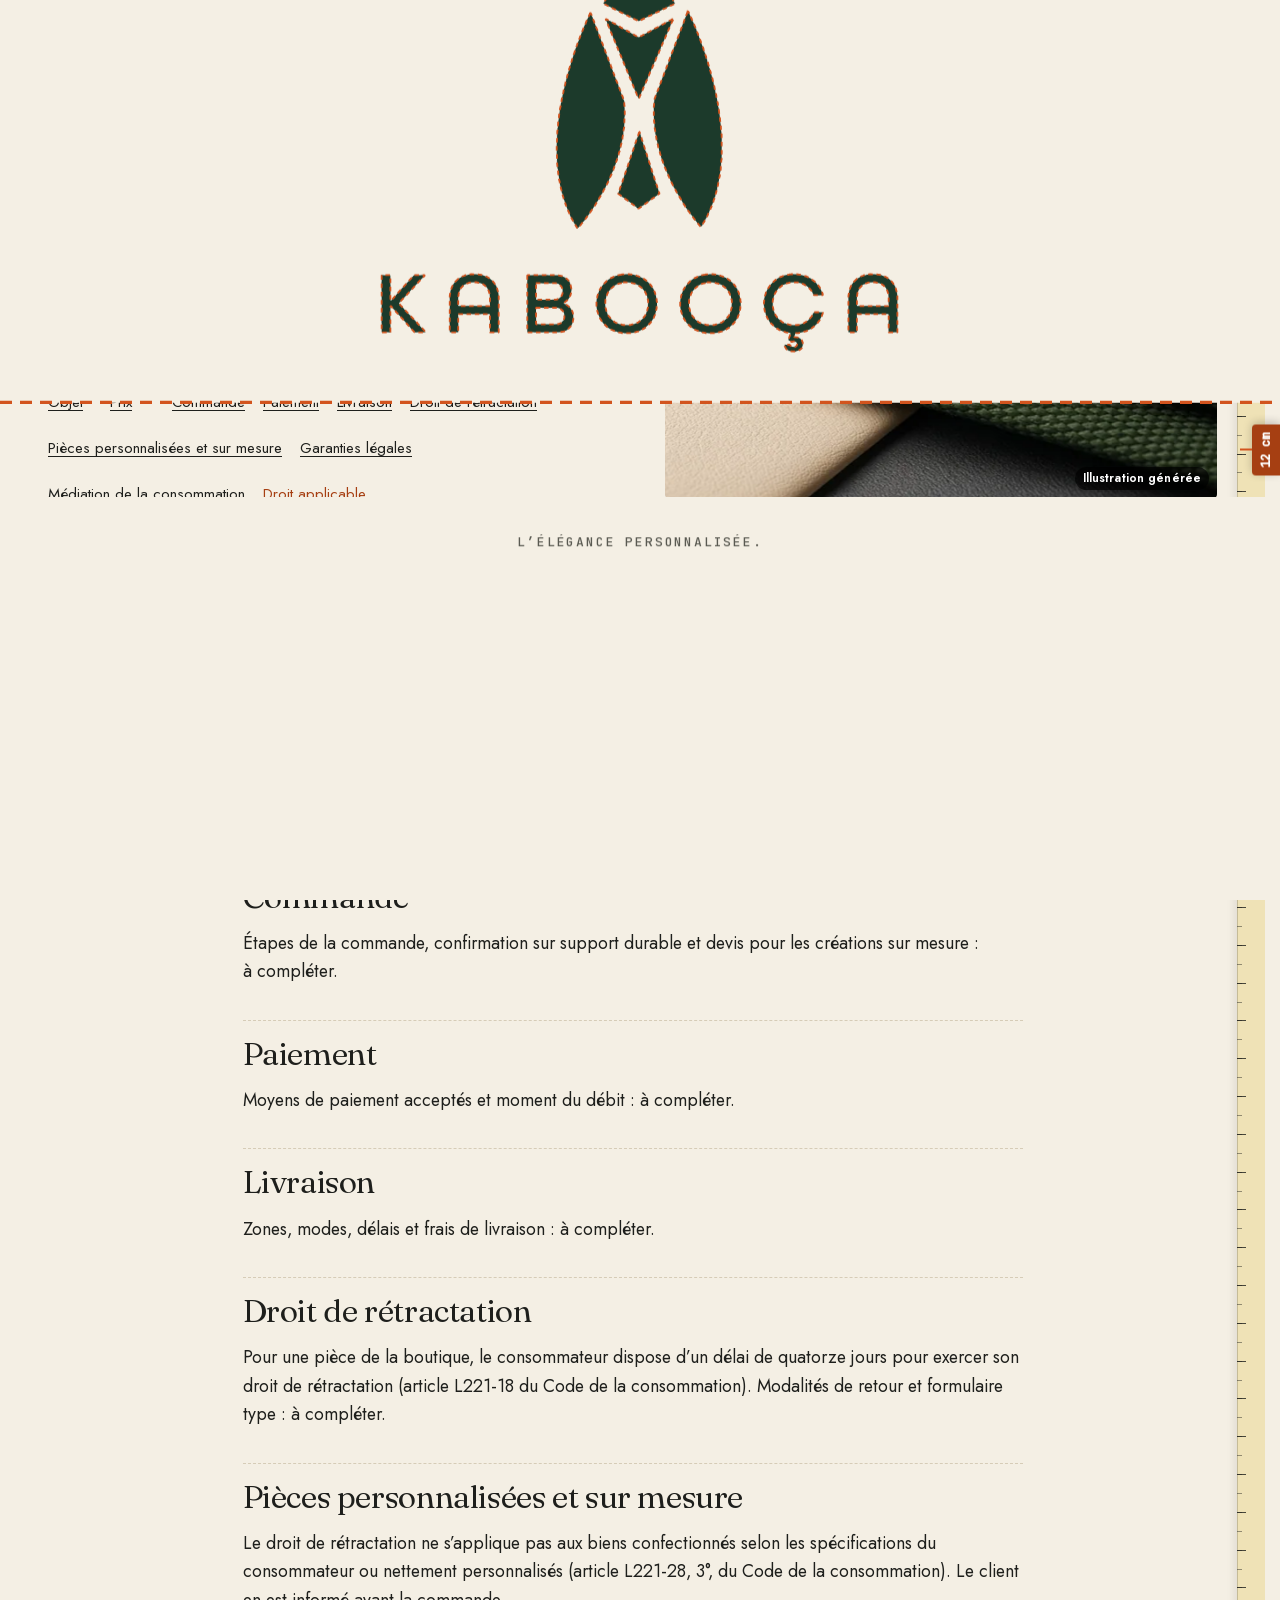
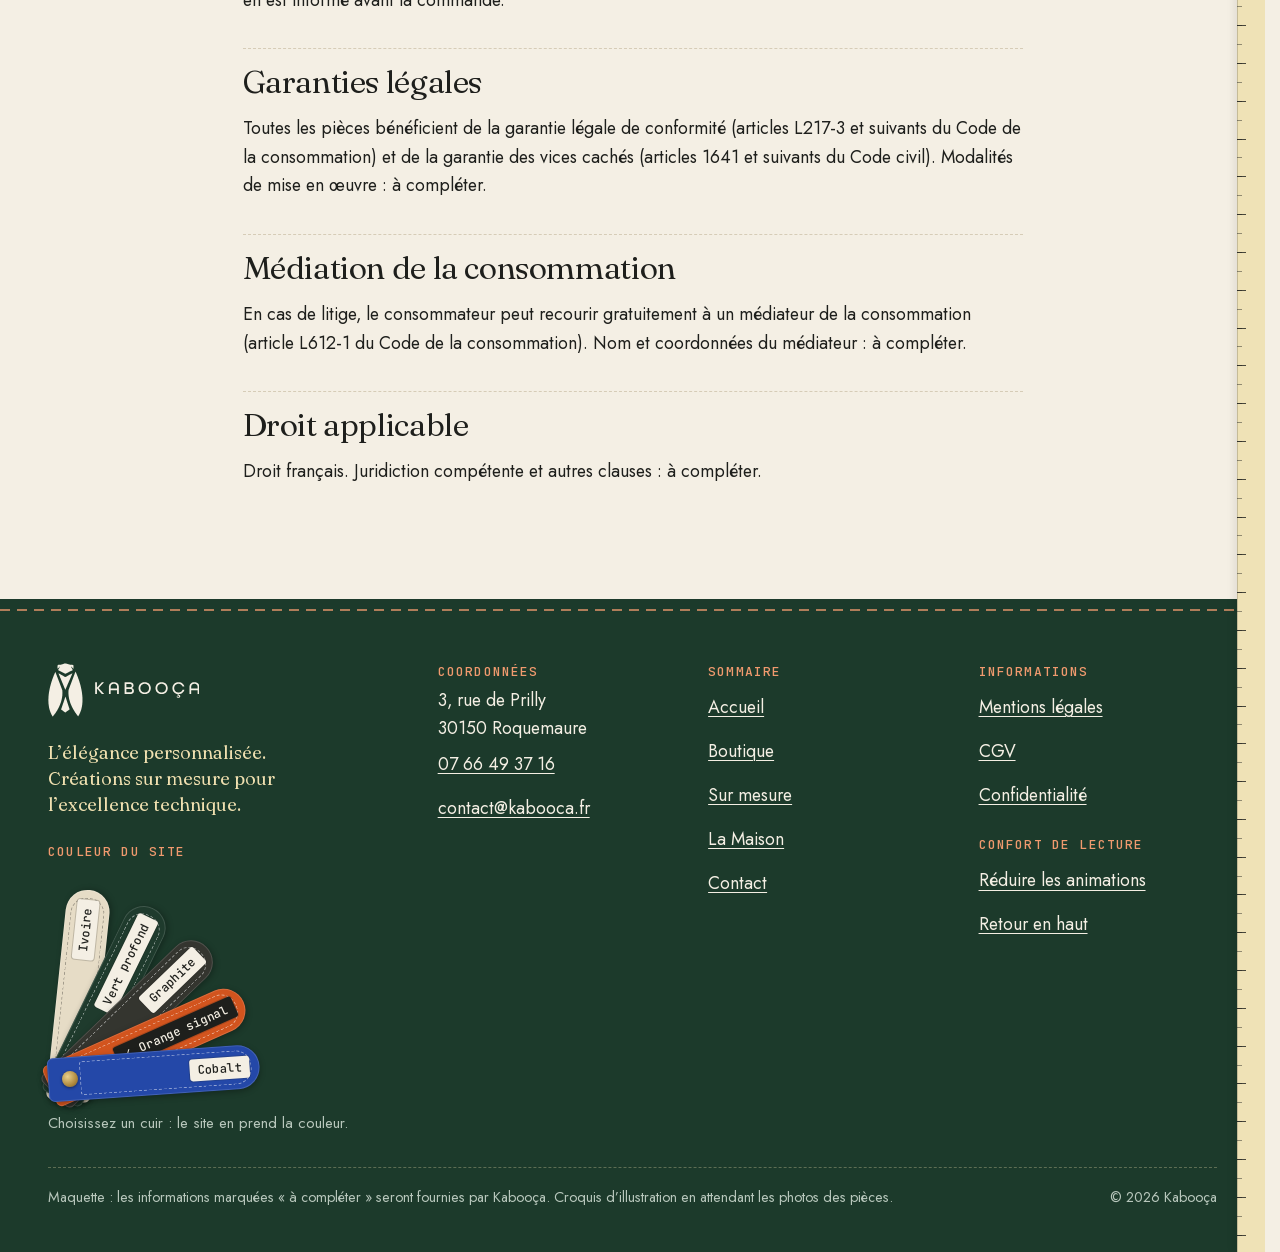
<file: cgv.html>
<!doctype html>
<html lang="fr" data-v="4" data-page="cgv">
<head>
<meta charset="utf-8">
<meta name="viewport" content="width=device-width, initial-scale=1, viewport-fit=cover">
<title>Conditions générales de vente | Kabooça</title>
<meta name="description" content="Conditions générales de vente de Kabooça, à compléter : prix, commande, livraison, rétractation, garanties.">
<meta name="robots" content="noindex, nofollow">
<link rel="canonical" href="https://kabooca-maquette.vercel.app/cgv">
<style>:root{--fond:#F4EFE4;--texte:#1E1F1C;--voile-fond:#1C3A2B;--ouverture-fond:#F4EFE4;--menu-fond:#1C3A2B}:root { --entete-h: 72px; --barres-h: 0px; } html { background: var(--fond); color: var(--texte); scrollbar-gutter: stable; } body { margin: 0; background: var(--fond); } html.js:not(.calme):not(.secours):not([data-arrivee="retour"]) [data-anime] { opacity: 0; } html.js:not(.calme):not(.secours):not([data-arrivee="retour"]) [data-anime].vu { opacity: 1; } [data-voile] { position: fixed; inset: 0; z-index: 900; background: var(--voile-fond); transform: translateY(-112%); visibility: hidden; pointer-events: none; } html[data-arrivee="voile"]:not(.voile-leve):not(.calme):not(.secours) [data-voile] { transform: none; visibility: visible; } html.calme [data-voile], html.secours [data-voile] { visibility: hidden !important; } .ouverture-panneau { position: fixed; inset: 0; z-index: 850; display: none; place-content: center; justify-items: center; background: var(--ouverture-fond, var(--voile-fond)); color: var(--fond); text-align: center; } html.js[data-arrivee="intro"]:not(.calme):not(.secours):not(.intro-finie) .ouverture-panneau { display: grid; } html.defilement-bloque, html.defilement-bloque body, html.js[data-arrivee="intro"]:not(.calme):not(.secours):not(.intro-finie), html.js[data-arrivee="intro"]:not(.calme):not(.secours):not(.intro-finie) body, html[data-arrivee="voile"]:not(.voile-leve):not(.calme):not(.secours), html[data-arrivee="voile"]:not(.voile-leve):not(.calme):not(.secours) body { overflow: hidden; } html.js[data-arrivee="intro"]:not(.calme):not(.secours):not(.intro-finie) { background-color: var(--ouverture-fond, var(--voile-fond)); } html[data-arrivee="voile"]:not(.voile-leve):not(.calme):not(.secours) { background-color: var(--voile-fond); }</style>
<script>(function () {
var d = document.documentElement, ss = null, ls = null;
try { ss = window.sessionStorage; ls = window.localStorage; } catch (e) {}
d.classList.add('js');
var calme = false;
try { calme = !!ls && ls.getItem('socle:calme') === 'oui'; } catch (e) {}
if (!calme && window.matchMedia && matchMedia('(prefers-reduced-motion: reduce)').matches) calme = true;
if (calme) d.classList.add('calme');
var nav = performance.getEntriesByType ? performance.getEntriesByType('navigation')[0] : null;
var type = nav ? nav.type : 'navigate';
var depart = null;
try { depart = JSON.parse(ss.getItem('socle:depart') || 'null'); ss.removeItem('socle:depart'); } catch (e) {}
if (depart && !(Date.now() - depart.t < 15000)) depart = null;
var retourSection = false;
try { retourSection = !!ss.getItem('socle:calme-retour'); } catch (e) {}
var mode = type === 'back_forward' || retourSection ? 'retour' : type === 'reload' ? 'intro' : depart ? 'voile' : 'intro';
d.setAttribute('data-arrivee', mode);
if (mode === 'voile' && depart.couleur) d.style.setProperty('--voile-fond', depart.couleur);
if (type === 'reload' && 'scrollRestoration' in history) {
if (!retourSection) history.scrollRestoration = 'manual';
}
try {
var choisie = ls && ls.getItem('socle:langue');
var langue = (d.lang || '').slice(0, 2);
if (choisie && choisie !== langue && type === 'navigate' && !depart) {
var alt = document.querySelector('link[rel="alternate"][hreflang="' + choisie + '"]');
if (alt) location.replace(new URL(alt.href).pathname + location.search + location.hash);
}
} catch (e) {}
try {
var accent = ls && JSON.parse(ls.getItem('kabooca:accent') || 'null');
if (accent && /^(ivoire|vert|graphite|cobalt)$/.test(accent)) d.setAttribute('data-accent', accent);
} catch (e) {}
setTimeout(function () { if (!d.classList.contains('demarre')) d.classList.add('secours'); }, 2000);
})();</script>
<link rel="preload" href="/assets/fonts/fraunces.woff2" as="font" type="font/woff2" crossorigin>
<link rel="preload" href="/assets/fonts/jost.woff2" as="font" type="font/woff2" crossorigin>
<link rel="stylesheet" href="/assets/css/socle.css?v=4">
<link rel="stylesheet" href="/assets/css/site.css?v=4">
<link rel="modulepreload" href="/assets/js/site.js?v=4">
<link rel="modulepreload" href="/assets/js/socle/index.js?v=4">
<script src="/assets/vendor/gsap.min.js" defer></script>
<script src="/assets/vendor/ScrollTrigger.min.js" defer></script>
<script src="/assets/vendor/SplitText.min.js" defer></script>
<script type="module" src="/assets/js/site.js?v=4"></script>
<meta name="theme-color" content="#F4EFE4">
<link rel="icon" href="/assets/images/favicon.svg" type="image/svg+xml">
<link rel="apple-touch-icon" href="/assets/images/apple-touch-icon.png">
<meta property="og:type" content="website">
<meta property="og:site_name" content="Kabooça">
<meta property="og:locale" content="fr_FR">
<meta property="og:title" content="Conditions générales de vente | Kabooça">
<meta property="og:description" content="Conditions générales de vente de Kabooça, à compléter : prix, commande, livraison, rétractation, garanties.">
<meta property="og:url" content="https://kabooca-maquette.vercel.app/cgv">
<meta property="og:image" content="https://kabooca-maquette.vercel.app/assets/partage/cgv-fr.jpg">
<meta property="og:image:width" content="1200">
<meta property="og:image:height" content="630">
<meta property="og:image:alt" content="Conditions générales de vente de Kabooça">
<meta name="twitter:card" content="summary_large_image">
<script type="application/ld+json">{"@context":"https://schema.org","@type":"Store","name":"Kabooça","url":"https://kabooca-maquette.vercel.app/","logo":"https://kabooca-maquette.vercel.app/assets/images/apple-touch-icon.png","slogan":"L’élégance personnalisée","description":"Boutique d’accessoires de luxe spécialisée dans les sacs et articles de la Légion étrangère : sacs et accessoires personnalisés, alliant esthétique technique et design coloré.","telephone":"+33766493716","email":"contact@kabooca.fr","address":{"@type":"PostalAddress","streetAddress":"3, rue de Prilly","postalCode":"30150","addressLocality":"Roquemaure","addressCountry":"FR"}}</script>
<script type="application/json" id="textes-js">{"panier":{"titre":"Votre panier","vide":"Votre panier est vide.","voirBoutique":"Voir les créations","quantite":"Quantité","moins":"Retirer un exemplaire de {nom}","plus":"Ajouter un exemplaire de {nom}","retirer":"Retirer {nom} du panier","retirerCourt":"Retirer","total":"Total TTC","noteTotal":"Les prix TTC s’afficheront ici dès qu’ils seront fournis par Kabooça.","paiement":"Moyens de paiement : à compléter.","commander":"Commander (simulé)","commandeFaite":"Commande simulée : rien n’a été envoyé et rien n’a été payé. Votre panier a été vidé.","ajoute":"{nom} ajouté au panier.","nombre":"{n} article{s} dans le panier","fermer":"Fermer le panier"},"visionneuse":{"titre":"Détails en grand","precedent":"Image précédente","suivant":"Image suivante","fermer":"Fermer","position":"{n} sur {total}"},"catalogue":{"titre":"Le catalogue","recherche":"Rechercher une création","rechercheAide":"Nom, catégorie ou mot-clé","filtres":"Filtrer par catégorie","toutes":"Toutes","resultats":"{n} création{s}","aucun":"Aucune création ne correspond à cette recherche.","effacer":"Effacer la recherche","ajouter":"Ajouter au panier","fiche":"Voir la fiche","creer":"Créer sur mesure","note":"Croquis d’illustration en attendant les photos des pièces. Prix, matières et dimensions à compléter."},"configurateur":{"titre":"Votre création","etapes":"Étapes de la création","etape":"Étape {n} sur 4","e1":"Le modèle","e1Texte":"Choisissez la base de votre pièce.","autre":"Une autre création","autreTexte":"Une idée à vous, à décrire à l’étape 4.","e2":"Les couleurs","e2Texte":"Essayez les teintes sur le croquis.","corps":"Corps","sangle":"Sangle","fil":"Fil des coutures","e3":"Le marquage","e3Texte":"Des initiales, un nom, une date : dites-nous ce que vous imaginez.","initiales":"Initiales (facultatif)","initialesAide":"Trois lettres dans cette maquette, affichées sur la pastille du croquis ; nombre réel à confirmer.","idee":"Votre idée de marquage (facultatif)","e4":"Vos coordonnées","e4Texte":"Kabooça vous recontacte pour le devis.","prenom":"Prénom","nom":"Nom","email":"E-mail","tel":"Téléphone (facultatif)","message":"Votre projet (facultatif)","suivant":"Étape suivante","precedent":"Étape précédente","envoyer":"Envoyer ma demande","envoye":"Demande simulée : rien n’a été envoyé. Sur le site final, votre création partira vers Kabooça, qui vous recontactera pour le devis.","recap":"Récapitulatif","recapModele":"Modèle","recapCouleurs":"Couleurs","recapMarquage":"Marquage","recapAucun":"aucun","retractation":"Pièce personnalisée : pas de droit de rétractation (article L221-28, 3°, du Code de la consommation). Conditions à confirmer dans les CGV.","donnees":"Vos données servent seulement à répondre à votre demande de création. \u003ca href=\"/confidentialite\">Politique de confidentialité\u003c/a> (à compléter).","altMarquage":"Écusson de cuir vierge, tambour à broder et poinçons en laiton","altCouleurs":"Éventail d’échantillons de cuir ivoire, vert, graphite, orange et cobalt"},"eclatee":{"surtitre":"Pièce par pièce","titre":"Le design technique, dessiné à plat","texte":"Un sac, c’est une somme de pièces : sangle, rabat, corps, soufflets, languettes et boucles. C’est là que se joue l’alliance de la technique et de la couleur.","note":"Croquis d’illustration : les options réelles de personnalisation sont à confirmer avec Kabooça.","legende":"Les pièces du croquis","fin":"Une pièce, vos couleurs.","alt":"Patron de cuir ivoire, règle, alène et bobine de fil orange sur un tapis de coupe vert","assembler":"Réassembler le croquis","eclater":"Éclater le croquis","essayer":"Essayer vos couleurs"},"croquis":{"sangle":"Sangle","rabat":"Rabat","corps":"Corps","soufflet":"Soufflet","languette":"Languettes et boucles","couture":"Coutures","largeur":"Largeur","hauteur":"Hauteur","profondeur":"Profondeur"},"produits":{"sac-de-commandement":{"nom":"Sac de Commandement","croquis":"besace","categorie":"sacs","fiche":"/boutique/sac-de-commandement"},"accessoires-de-precision":{"nom":"Accessoires de Précision","croquis":"accessoires","categorie":"accessoires","fiche":"/boutique/accessoires-de-precision"},"sacs-legion-etrangere":{"nom":"Sacs de Légion Étrangère","croquis":"sac-a-dos","categorie":"sacs","fiche":"/boutique/sacs-legion-etrangere"},"creations-sur-mesure":{"nom":"Créations Sur Mesure","croquis":"patron","categorie":"personnalises","fiche":null}},"teintes":{"ivoire":{"nom":"Ivoire","hex":"#E6DCC6"},"vert":{"nom":"Vert profond","hex":"#1F3B2D"},"graphite":{"nom":"Graphite","hex":"#34352F"},"orange":{"nom":"Orange signal","hex":"#D2541E"},"cobalt":{"nom":"Cobalt","hex":"#2448A8"}}}</script>
</head>
<body id="haut">
<svg class="definitions" width="0" height="0" aria-hidden="true" focusable="false"><defs>
<symbol id="logo-embleme" viewBox="196.5 -1.2 185.5 287.0"><path fill-rule="evenodd" d="M289.5,177.8 L288.8,178.5 L287.8,182.2 L286.0,186.7 L285.8,188.0 L285.0,189.7 L284.8,191.0 L284.0,192.7 L283.8,194.0 L283.0,195.7 L282.8,197.0 L282.0,198.7 L281.8,200.0 L281.2,201.2 L280.8,202.8 L280.2,203.8 L280.0,205.2 L279.2,206.8 L279.0,208.2 L278.2,209.8 L277.8,211.7 L277.2,212.8 L276.8,214.7 L276.2,215.8 L275.8,217.3 L275.2,218.7 L274.8,220.3 L274.2,221.7 L273.8,223.3 L273.2,224.7 L272.8,226.2 L272.0,228.0 L271.8,229.2 L271.0,231.0 L270.8,232.2 L270.2,233.2 L269.8,235.0 L269.2,236.2 L268.8,237.8 L268.2,239.0 L267.8,240.7 L267.2,241.8 L266.8,243.3 L266.0,245.2 L266.3,245.8 L268.5,247.2 L271.3,249.5 L272.3,250.0 L274.5,251.8 L275.0,252.0 L288.0,261.7 L288.8,261.7 L290.2,260.8 L291.0,260.0 L294.3,257.8 L295.2,257.0 L301.3,252.8 L302.2,252.0 L308.3,247.8 L311.3,245.5 L311.3,244.8 L310.8,243.8 L310.7,242.7 L310.0,241.3 L309.7,239.7 L309.0,238.3 L308.7,236.7 L308.0,235.3 L307.7,233.7 L307.0,232.3 L306.7,230.7 L306.0,229.3 L305.7,227.7 L304.8,225.8 L304.8,225.0 L304.0,223.2 L303.8,222.0 L303.0,220.2 L302.7,218.5 L302.0,217.2 L301.8,215.7 L301.0,214.0 L300.7,212.2 L300.0,211.0 L299.7,209.0 L298.8,207.2 L298.7,205.8 L297.8,204.2 L297.7,202.7 L297.0,201.3 L296.7,199.7 L295.8,197.8 L294.8,194.0 L294.0,192.2 L293.8,190.8 L293.0,189.0 L292.8,187.7 L292.0,186.0 L291.7,184.0 L290.8,182.2 L290.7,180.8 L290.0,179.7 L289.8,178.2Z M326.2,53.8 L325.0,54.0 L324.0,54.8 L322.8,55.2 L320.5,56.7 L319.2,57.2 L318.2,58.0 L317.3,58.2 L316.5,58.8 L313.3,60.3 L311.0,61.8 L306.0,64.3 L305.5,64.8 L304.3,65.2 L303.8,65.7 L300.7,67.2 L300.2,67.7 L298.8,68.2 L298.0,68.8 L294.8,70.3 L294.3,70.8 L293.3,71.2 L292.5,71.8 L291.5,72.2 L289.0,73.7 L288.2,73.7 L286.8,73.0 L285.5,72.0 L284.8,71.8 L284.0,71.2 L281.0,69.7 L280.5,69.2 L279.5,68.8 L277.0,67.2 L274.2,65.8 L273.5,65.2 L272.7,65.0 L271.7,64.2 L270.3,63.7 L269.8,63.2 L268.8,62.8 L266.3,61.2 L265.3,60.8 L262.5,59.0 L260.0,57.8 L257.5,56.2 L254.7,54.8 L254.0,54.2 L253.0,53.8 L252.5,54.0 L252.7,55.0 L253.8,57.3 L254.0,58.3 L254.8,59.7 L255.2,61.2 L256.0,62.5 L256.2,63.5 L257.8,67.0 L258.0,68.0 L258.8,69.3 L259.2,70.8 L260.0,72.2 L260.2,73.2 L260.8,74.2 L261.2,75.5 L262.0,77.0 L262.2,78.0 L262.8,79.0 L264.2,82.8 L264.8,83.8 L265.0,84.8 L265.8,86.2 L266.2,87.7 L267.8,91.0 L268.2,92.5 L269.0,93.8 L269.2,94.8 L269.8,95.8 L270.0,96.8 L270.8,98.3 L271.0,99.3 L271.8,100.7 L272.2,102.2 L273.0,103.5 L273.0,104.0 L274.0,106.0 L274.2,107.0 L275.8,110.3 L276.2,111.8 L277.0,113.2 L277.0,113.7 L277.8,115.2 L278.2,116.7 L279.0,118.0 L279.2,119.0 L279.8,120.0 L281.2,123.8 L281.8,124.8 L282.0,125.8 L282.8,127.3 L283.2,128.7 L283.8,129.7 L284.0,130.7 L284.8,132.0 L285.2,133.5 L286.0,134.8 L286.2,135.8 L287.8,139.3 L288.0,140.5 L288.3,140.8 L289.0,140.3 L289.7,139.2 L289.8,138.2 L290.7,136.8 L292.0,133.2 L292.8,131.8 L293.0,130.8 L293.7,129.8 L293.8,129.0 L294.8,127.2 L296.0,124.0 L296.7,123.0 L296.8,122.0 L297.7,120.7 L299.0,117.0 L299.8,115.7 L300.0,114.7 L300.8,113.3 L301.0,112.3 L302.7,109.2 L302.8,108.2 L303.7,106.8 L304.0,105.5 L304.7,104.5 L304.8,103.5 L305.8,101.8 L306.0,100.8 L306.7,99.8 L308.0,96.2 L309.7,93.0 L309.8,92.0 L310.7,90.7 L311.0,89.3 L312.7,86.0 L313.0,84.7 L313.8,83.3 L314.0,82.3 L314.8,81.0 L315.0,80.0 L316.7,76.8 L317.0,75.5 L317.7,74.5 L317.8,73.5 L318.7,72.2 L318.8,71.2 L319.7,69.8 L321.0,66.2 L321.8,64.8 L322.0,63.8 L322.7,62.8 L324.0,59.2 L325.7,56.0 L326.2,54.7Z M235.8,47.2 L235.3,47.2 L235.0,47.5 L235.0,48.0 L234.2,49.3 L233.8,50.7 L231.2,56.0 L229.8,59.7 L228.2,63.0 L227.8,64.3 L227.2,65.5 L224.8,71.8 L224.2,73.0 L223.8,74.3 L223.0,76.0 L222.8,77.2 L222.2,78.2 L221.8,79.8 L221.2,80.8 L220.8,82.5 L220.2,83.7 L219.8,85.3 L219.0,87.0 L218.8,88.2 L218.2,89.5 L217.8,91.2 L217.2,92.5 L216.8,94.2 L215.2,98.5 L215.0,99.8 L214.2,101.7 L214.0,103.2 L213.2,105.0 L212.8,107.0 L212.5,107.5 L212.0,109.0 L212.0,109.8 L211.2,111.8 L210.8,114.2 L210.2,115.5 L209.8,117.8 L209.2,119.3 L209.0,120.8 L208.3,122.7 L207.7,126.2 L207.2,127.2 L207.0,129.2 L206.2,131.5 L205.8,134.3 L205.0,137.0 L204.8,139.0 L204.0,142.0 L203.8,144.3 L203.2,146.2 L203.0,148.7 L202.0,153.0 L202.0,154.8 L201.2,158.5 L200.8,163.5 L200.5,164.3 L200.5,165.5 L200.2,166.2 L199.8,172.7 L199.5,173.5 L199.5,175.7 L199.2,176.5 L198.8,189.7 L198.5,190.5 L198.5,201.7 L198.8,202.5 L199.0,212.3 L199.5,217.5 L199.8,218.3 L200.2,223.7 L200.8,226.3 L201.2,230.3 L201.8,232.5 L202.0,234.8 L202.8,237.5 L203.2,240.2 L203.8,241.7 L204.2,244.2 L204.8,245.7 L205.2,247.8 L205.8,249.2 L206.2,251.2 L206.8,252.5 L207.2,254.2 L208.0,256.0 L208.2,257.2 L208.8,258.2 L209.2,259.8 L209.8,260.8 L210.0,261.8 L210.8,263.3 L211.2,264.7 L212.0,266.0 L212.2,267.0 L212.8,267.8 L213.2,269.2 L215.3,273.5 L216.8,275.8 L218.2,278.7 L219.0,279.7 L219.2,280.3 L221.3,283.7 L223.5,281.7 L225.8,278.5 L228.5,275.5 L233.0,269.2 L233.8,268.3 L237.2,263.2 L238.7,261.3 L238.8,260.7 L240.7,258.2 L243.0,254.2 L243.7,253.5 L244.0,252.5 L244.5,252.0 L245.0,250.8 L246.7,248.3 L247.0,247.3 L248.8,244.5 L249.0,243.8 L249.7,243.0 L250.0,241.8 L251.5,239.5 L255.7,231.2 L256.0,229.8 L256.7,229.0 L257.0,227.7 L257.8,226.3 L258.0,225.5 L258.7,224.5 L259.0,223.0 L260.7,219.7 L261.0,218.2 L261.7,217.0 L262.0,215.5 L263.7,211.7 L264.0,209.8 L264.7,208.7 L265.0,206.8 L265.7,205.7 L266.0,203.7 L266.5,202.8 L266.8,200.8 L267.7,198.8 L267.8,197.2 L268.8,194.2 L268.8,193.2 L269.8,189.8 L270.0,187.8 L270.8,184.8 L270.8,183.5 L271.2,181.7 L271.5,181.0 L272.0,175.3 L272.7,172.3 L272.7,170.0 L272.8,169.8 L273.0,161.0 L273.3,159.8 L273.3,155.0 L273.0,153.8 L273.0,148.5 L272.8,148.3 L272.7,143.5 L272.0,142.3 L270.7,138.2 L270.0,137.2 L269.8,136.0 L269.0,134.3 L268.7,132.8 L268.0,131.8 L267.7,130.3 L267.0,129.2 L265.7,125.0 L263.8,120.8 L263.7,119.7 L263.0,118.7 L262.7,117.0 L262.0,116.0 L261.7,114.5 L261.0,113.3 L259.7,109.2 L259.0,108.2 L258.8,107.0 L258.0,105.3 L257.7,103.8 L257.0,102.8 L256.7,101.3 L256.0,100.2 L254.7,96.0 L252.8,91.8 L252.7,90.7 L252.0,89.7 L251.7,88.0 L251.0,87.0 L250.7,85.5 L250.0,84.3 L248.7,80.2 L248.0,79.2 L247.8,78.0 L247.0,76.3 L246.7,74.8 L246.0,73.8 L245.7,72.3 L245.0,71.2 L243.7,67.0 L241.8,62.8 L241.7,61.7 L241.0,60.7 L240.7,59.0 L240.0,58.0 L239.7,56.5 L239.0,55.3 L237.7,51.2 L237.0,50.2 L236.8,49.0Z M342.3,45.3 L341.8,47.2 L340.8,49.5 L340.8,50.0 L340.2,51.0 L339.8,52.5 L339.2,53.7 L337.8,57.8 L336.0,62.0 L335.8,63.2 L335.2,64.2 L334.8,65.8 L334.2,66.8 L333.8,68.3 L333.2,69.5 L331.8,73.7 L331.2,74.7 L331.0,75.8 L330.3,77.0 L329.8,79.0 L329.2,80.0 L328.8,81.5 L328.2,82.7 L326.8,86.8 L325.0,91.0 L324.8,92.2 L324.2,93.2 L323.8,94.8 L323.2,95.8 L322.8,97.3 L322.2,98.5 L320.8,102.7 L320.2,103.7 L320.0,104.8 L319.3,106.0 L318.8,108.0 L318.2,109.0 L317.8,110.5 L317.2,111.7 L315.8,115.8 L314.0,120.0 L313.8,121.2 L313.2,122.2 L312.8,123.8 L312.2,124.8 L311.8,126.3 L311.2,127.5 L309.8,131.7 L309.2,132.7 L309.0,133.8 L308.3,135.0 L307.8,137.0 L307.2,138.0 L306.8,139.5 L306.2,140.7 L305.8,142.0 L305.8,144.3 L305.5,145.2 L305.5,148.3 L305.2,149.2 L305.2,162.7 L305.5,163.3 L305.5,166.5 L305.8,167.3 L306.2,173.8 L306.8,176.5 L307.0,179.8 L307.7,182.2 L308.2,186.0 L309.0,188.8 L309.0,189.8 L309.8,192.3 L310.0,194.2 L310.7,195.7 L311.0,197.8 L311.8,199.8 L312.2,202.0 L313.0,203.7 L313.2,205.2 L313.8,206.5 L314.2,208.2 L314.8,209.5 L315.2,211.0 L315.8,212.2 L316.2,213.7 L316.8,214.8 L317.2,216.3 L317.8,217.5 L318.2,218.8 L318.8,219.8 L319.0,220.8 L319.8,222.3 L320.2,223.7 L321.0,225.0 L321.2,225.8 L322.8,229.0 L323.0,229.8 L327.3,238.5 L328.8,240.8 L329.2,242.0 L338.0,256.8 L343.0,264.3 L343.8,265.2 L345.2,267.3 L347.0,269.5 L349.2,272.7 L356.0,281.2 L356.8,281.7 L357.7,281.2 L360.0,277.0 L360.5,276.5 L361.2,275.0 L361.7,274.5 L361.8,273.7 L363.5,271.0 L364.8,268.3 L365.0,267.3 L365.8,266.2 L367.0,263.0 L367.7,262.0 L367.8,261.0 L368.7,259.5 L369.0,258.0 L369.7,257.0 L370.0,255.5 L370.7,254.2 L371.0,252.5 L371.7,251.2 L372.0,249.5 L372.7,248.2 L372.8,246.7 L373.8,244.0 L373.8,243.2 L374.7,240.8 L374.8,239.2 L375.8,235.8 L376.0,233.8 L376.8,230.8 L377.0,228.5 L377.7,226.3 L377.8,223.2 L378.7,218.8 L379.0,212.3 L379.3,211.5 L379.3,209.0 L379.7,208.0 L379.7,203.8 L379.8,203.7 L379.7,180.2 L379.3,179.5 L379.3,176.5 L379.0,175.7 L378.8,170.2 L378.0,164.8 L377.8,161.2 L377.0,156.8 L376.5,151.8 L376.0,150.5 L375.5,145.8 L374.8,143.7 L374.7,141.2 L374.0,139.3 L373.8,137.0 L372.8,133.7 L372.8,132.5 L372.0,129.8 L371.8,128.0 L370.8,124.8 L370.8,123.7 L370.0,121.3 L369.7,119.0 L369.0,117.5 L368.5,114.7 L367.8,113.2 L367.7,111.7 L367.0,110.2 L366.7,108.0 L365.8,106.2 L365.8,105.3 L365.0,103.2 L364.8,101.8 L364.0,100.0 L363.8,98.7 L362.8,96.2 L362.7,94.8 L361.8,93.2 L361.7,91.8 L360.8,90.2 L360.7,88.8 L359.8,87.2 L359.7,85.8 L358.0,82.0 L357.8,80.8 L357.0,79.2 L356.8,78.0 L356.0,76.3 L355.7,74.8 L355.0,73.8 L354.7,72.2 L354.0,71.2 L353.7,69.7 L353.0,68.7 L352.7,67.2 L352.0,66.2 L351.7,64.7 L351.0,63.7 L350.7,62.2 L349.8,60.8 L349.8,60.3 L349.0,58.8 L348.8,57.8 L348.0,56.5 L347.8,55.5 L346.8,53.8 L346.7,52.8 L346.0,52.0 L345.8,51.0 L344.8,49.3 L343.7,46.3 L343.0,45.5Z M330.2,10.0 L328.8,9.0 L325.3,8.2 L313.7,8.0 L311.2,7.0 L309.7,6.8 L307.8,6.0 L307.0,6.0 L305.2,5.2 L303.7,5.0 L301.8,4.2 L299.8,3.8 L298.0,3.0 L296.7,2.8 L292.0,1.2 L290.2,0.8 L287.3,0.8 L285.7,1.2 L284.3,1.8 L283.0,2.0 L281.2,2.8 L279.8,3.0 L278.0,3.8 L276.2,4.2 L274.8,4.8 L272.8,5.2 L271.7,5.8 L269.7,6.2 L268.3,6.8 L266.7,7.2 L264.5,8.0 L253.8,8.2 L252.8,8.5 L251.5,8.5 L249.7,9.3 L248.2,10.7 L247.0,13.2 L247.0,28.7 L247.2,29.0 L247.7,29.0 L249.3,27.2 L250.5,26.5 L252.2,24.7 L253.3,23.8 L259.3,18.0 L259.7,18.0 L260.0,18.5 L259.8,19.0 L257.2,23.3 L256.8,24.3 L256.3,24.8 L255.8,26.2 L255.3,26.7 L254.8,28.0 L253.0,30.8 L252.8,31.5 L252.2,32.3 L251.8,33.3 L251.3,33.8 L250.8,35.2 L250.2,35.8 L250.0,36.5 L251.3,37.5 L270.0,46.8 L271.0,47.0 L271.8,47.7 L273.0,48.0 L273.8,48.7 L275.0,49.0 L275.8,49.7 L277.0,50.0 L277.8,50.7 L279.0,51.0 L279.8,51.7 L281.0,52.0 L281.8,52.7 L283.0,53.0 L283.8,53.7 L285.0,54.0 L285.8,54.7 L287.0,55.0 L287.8,55.7 L289.0,55.8 L300.7,50.0 L302.0,49.7 L302.8,49.0 L304.0,48.7 L304.8,48.0 L306.0,47.7 L306.8,47.0 L309.8,45.8 L315.5,42.8 L318.2,41.8 L319.3,41.0 L320.2,40.8 L321.3,40.0 L322.5,39.7 L323.3,39.0 L324.7,38.7 L327.0,37.5 L328.2,36.5 L319.0,18.2 L319.5,17.7 L320.3,18.5 L321.3,19.0 L331.2,28.8 L331.8,28.8 L332.0,28.7 L332.0,13.8 L331.8,12.5Z"/></symbol>
<symbol id="logo-corps" viewBox="196.5 -1.2 185.5 287.0"><path fill-rule="evenodd" d="M289.5,177.8 L288.8,178.5 L287.8,182.2 L286.0,186.7 L285.8,188.0 L285.0,189.7 L284.8,191.0 L284.0,192.7 L283.8,194.0 L283.0,195.7 L282.8,197.0 L282.0,198.7 L281.8,200.0 L281.2,201.2 L280.8,202.8 L280.2,203.8 L280.0,205.2 L279.2,206.8 L279.0,208.2 L278.2,209.8 L277.8,211.7 L277.2,212.8 L276.8,214.7 L276.2,215.8 L275.8,217.3 L275.2,218.7 L274.8,220.3 L274.2,221.7 L273.8,223.3 L273.2,224.7 L272.8,226.2 L272.0,228.0 L271.8,229.2 L271.0,231.0 L270.8,232.2 L270.2,233.2 L269.8,235.0 L269.2,236.2 L268.8,237.8 L268.2,239.0 L267.8,240.7 L267.2,241.8 L266.8,243.3 L266.0,245.2 L266.3,245.8 L268.5,247.2 L271.3,249.5 L272.3,250.0 L274.5,251.8 L275.0,252.0 L288.0,261.7 L288.8,261.7 L290.2,260.8 L291.0,260.0 L294.3,257.8 L295.2,257.0 L301.3,252.8 L302.2,252.0 L308.3,247.8 L311.3,245.5 L311.3,244.8 L310.8,243.8 L310.7,242.7 L310.0,241.3 L309.7,239.7 L309.0,238.3 L308.7,236.7 L308.0,235.3 L307.7,233.7 L307.0,232.3 L306.7,230.7 L306.0,229.3 L305.7,227.7 L304.8,225.8 L304.8,225.0 L304.0,223.2 L303.8,222.0 L303.0,220.2 L302.7,218.5 L302.0,217.2 L301.8,215.7 L301.0,214.0 L300.7,212.2 L300.0,211.0 L299.7,209.0 L298.8,207.2 L298.7,205.8 L297.8,204.2 L297.7,202.7 L297.0,201.3 L296.7,199.7 L295.8,197.8 L294.8,194.0 L294.0,192.2 L293.8,190.8 L293.0,189.0 L292.8,187.7 L292.0,186.0 L291.7,184.0 L290.8,182.2 L290.7,180.8 L290.0,179.7 L289.8,178.2Z  M326.2,53.8 L325.0,54.0 L324.0,54.8 L322.8,55.2 L320.5,56.7 L319.2,57.2 L318.2,58.0 L317.3,58.2 L316.5,58.8 L313.3,60.3 L311.0,61.8 L306.0,64.3 L305.5,64.8 L304.3,65.2 L303.8,65.7 L300.7,67.2 L300.2,67.7 L298.8,68.2 L298.0,68.8 L294.8,70.3 L294.3,70.8 L293.3,71.2 L292.5,71.8 L291.5,72.2 L289.0,73.7 L288.2,73.7 L286.8,73.0 L285.5,72.0 L284.8,71.8 L284.0,71.2 L281.0,69.7 L280.5,69.2 L279.5,68.8 L277.0,67.2 L274.2,65.8 L273.5,65.2 L272.7,65.0 L271.7,64.2 L270.3,63.7 L269.8,63.2 L268.8,62.8 L266.3,61.2 L265.3,60.8 L262.5,59.0 L260.0,57.8 L257.5,56.2 L254.7,54.8 L254.0,54.2 L253.0,53.8 L252.5,54.0 L252.7,55.0 L253.8,57.3 L254.0,58.3 L254.8,59.7 L255.2,61.2 L256.0,62.5 L256.2,63.5 L257.8,67.0 L258.0,68.0 L258.8,69.3 L259.2,70.8 L260.0,72.2 L260.2,73.2 L260.8,74.2 L261.2,75.5 L262.0,77.0 L262.2,78.0 L262.8,79.0 L264.2,82.8 L264.8,83.8 L265.0,84.8 L265.8,86.2 L266.2,87.7 L267.8,91.0 L268.2,92.5 L269.0,93.8 L269.2,94.8 L269.8,95.8 L270.0,96.8 L270.8,98.3 L271.0,99.3 L271.8,100.7 L272.2,102.2 L273.0,103.5 L273.0,104.0 L274.0,106.0 L274.2,107.0 L275.8,110.3 L276.2,111.8 L277.0,113.2 L277.0,113.7 L277.8,115.2 L278.2,116.7 L279.0,118.0 L279.2,119.0 L279.8,120.0 L281.2,123.8 L281.8,124.8 L282.0,125.8 L282.8,127.3 L283.2,128.7 L283.8,129.7 L284.0,130.7 L284.8,132.0 L285.2,133.5 L286.0,134.8 L286.2,135.8 L287.8,139.3 L288.0,140.5 L288.3,140.8 L289.0,140.3 L289.7,139.2 L289.8,138.2 L290.7,136.8 L292.0,133.2 L292.8,131.8 L293.0,130.8 L293.7,129.8 L293.8,129.0 L294.8,127.2 L296.0,124.0 L296.7,123.0 L296.8,122.0 L297.7,120.7 L299.0,117.0 L299.8,115.7 L300.0,114.7 L300.8,113.3 L301.0,112.3 L302.7,109.2 L302.8,108.2 L303.7,106.8 L304.0,105.5 L304.7,104.5 L304.8,103.5 L305.8,101.8 L306.0,100.8 L306.7,99.8 L308.0,96.2 L309.7,93.0 L309.8,92.0 L310.7,90.7 L311.0,89.3 L312.7,86.0 L313.0,84.7 L313.8,83.3 L314.0,82.3 L314.8,81.0 L315.0,80.0 L316.7,76.8 L317.0,75.5 L317.7,74.5 L317.8,73.5 L318.7,72.2 L318.8,71.2 L319.7,69.8 L321.0,66.2 L321.8,64.8 L322.0,63.8 L322.7,62.8 L324.0,59.2 L325.7,56.0 L326.2,54.7Z  M330.2,10.0 L328.8,9.0 L325.3,8.2 L313.7,8.0 L311.2,7.0 L309.7,6.8 L307.8,6.0 L307.0,6.0 L305.2,5.2 L303.7,5.0 L301.8,4.2 L299.8,3.8 L298.0,3.0 L296.7,2.8 L292.0,1.2 L290.2,0.8 L287.3,0.8 L285.7,1.2 L284.3,1.8 L283.0,2.0 L281.2,2.8 L279.8,3.0 L278.0,3.8 L276.2,4.2 L274.8,4.8 L272.8,5.2 L271.7,5.8 L269.7,6.2 L268.3,6.8 L266.7,7.2 L264.5,8.0 L253.8,8.2 L252.8,8.5 L251.5,8.5 L249.7,9.3 L248.2,10.7 L247.0,13.2 L247.0,28.7 L247.2,29.0 L247.7,29.0 L249.3,27.2 L250.5,26.5 L252.2,24.7 L253.3,23.8 L259.3,18.0 L259.7,18.0 L260.0,18.5 L259.8,19.0 L257.2,23.3 L256.8,24.3 L256.3,24.8 L255.8,26.2 L255.3,26.7 L254.8,28.0 L253.0,30.8 L252.8,31.5 L252.2,32.3 L251.8,33.3 L251.3,33.8 L250.8,35.2 L250.2,35.8 L250.0,36.5 L251.3,37.5 L270.0,46.8 L271.0,47.0 L271.8,47.7 L273.0,48.0 L273.8,48.7 L275.0,49.0 L275.8,49.7 L277.0,50.0 L277.8,50.7 L279.0,51.0 L279.8,51.7 L281.0,52.0 L281.8,52.7 L283.0,53.0 L283.8,53.7 L285.0,54.0 L285.8,54.7 L287.0,55.0 L287.8,55.7 L289.0,55.8 L300.7,50.0 L302.0,49.7 L302.8,49.0 L304.0,48.7 L304.8,48.0 L306.0,47.7 L306.8,47.0 L309.8,45.8 L315.5,42.8 L318.2,41.8 L319.3,41.0 L320.2,40.8 L321.3,40.0 L322.5,39.7 L323.3,39.0 L324.7,38.7 L327.0,37.5 L328.2,36.5 L319.0,18.2 L319.5,17.7 L320.3,18.5 L321.3,19.0 L331.2,28.8 L331.8,28.8 L332.0,28.7 L332.0,13.8 L331.8,12.5Z"/></symbol>
<symbol id="logo-aile-g" viewBox="196.5 -1.2 185.5 287.0"><path fill-rule="evenodd" d="M235.8,47.2 L235.3,47.2 L235.0,47.5 L235.0,48.0 L234.2,49.3 L233.8,50.7 L231.2,56.0 L229.8,59.7 L228.2,63.0 L227.8,64.3 L227.2,65.5 L224.8,71.8 L224.2,73.0 L223.8,74.3 L223.0,76.0 L222.8,77.2 L222.2,78.2 L221.8,79.8 L221.2,80.8 L220.8,82.5 L220.2,83.7 L219.8,85.3 L219.0,87.0 L218.8,88.2 L218.2,89.5 L217.8,91.2 L217.2,92.5 L216.8,94.2 L215.2,98.5 L215.0,99.8 L214.2,101.7 L214.0,103.2 L213.2,105.0 L212.8,107.0 L212.5,107.5 L212.0,109.0 L212.0,109.8 L211.2,111.8 L210.8,114.2 L210.2,115.5 L209.8,117.8 L209.2,119.3 L209.0,120.8 L208.3,122.7 L207.7,126.2 L207.2,127.2 L207.0,129.2 L206.2,131.5 L205.8,134.3 L205.0,137.0 L204.8,139.0 L204.0,142.0 L203.8,144.3 L203.2,146.2 L203.0,148.7 L202.0,153.0 L202.0,154.8 L201.2,158.5 L200.8,163.5 L200.5,164.3 L200.5,165.5 L200.2,166.2 L199.8,172.7 L199.5,173.5 L199.5,175.7 L199.2,176.5 L198.8,189.7 L198.5,190.5 L198.5,201.7 L198.8,202.5 L199.0,212.3 L199.5,217.5 L199.8,218.3 L200.2,223.7 L200.8,226.3 L201.2,230.3 L201.8,232.5 L202.0,234.8 L202.8,237.5 L203.2,240.2 L203.8,241.7 L204.2,244.2 L204.8,245.7 L205.2,247.8 L205.8,249.2 L206.2,251.2 L206.8,252.5 L207.2,254.2 L208.0,256.0 L208.2,257.2 L208.8,258.2 L209.2,259.8 L209.8,260.8 L210.0,261.8 L210.8,263.3 L211.2,264.7 L212.0,266.0 L212.2,267.0 L212.8,267.8 L213.2,269.2 L215.3,273.5 L216.8,275.8 L218.2,278.7 L219.0,279.7 L219.2,280.3 L221.3,283.7 L223.5,281.7 L225.8,278.5 L228.5,275.5 L233.0,269.2 L233.8,268.3 L237.2,263.2 L238.7,261.3 L238.8,260.7 L240.7,258.2 L243.0,254.2 L243.7,253.5 L244.0,252.5 L244.5,252.0 L245.0,250.8 L246.7,248.3 L247.0,247.3 L248.8,244.5 L249.0,243.8 L249.7,243.0 L250.0,241.8 L251.5,239.5 L255.7,231.2 L256.0,229.8 L256.7,229.0 L257.0,227.7 L257.8,226.3 L258.0,225.5 L258.7,224.5 L259.0,223.0 L260.7,219.7 L261.0,218.2 L261.7,217.0 L262.0,215.5 L263.7,211.7 L264.0,209.8 L264.7,208.7 L265.0,206.8 L265.7,205.7 L266.0,203.7 L266.5,202.8 L266.8,200.8 L267.7,198.8 L267.8,197.2 L268.8,194.2 L268.8,193.2 L269.8,189.8 L270.0,187.8 L270.8,184.8 L270.8,183.5 L271.2,181.7 L271.5,181.0 L272.0,175.3 L272.7,172.3 L272.7,170.0 L272.8,169.8 L273.0,161.0 L273.3,159.8 L273.3,155.0 L273.0,153.8 L273.0,148.5 L272.8,148.3 L272.7,143.5 L272.0,142.3 L270.7,138.2 L270.0,137.2 L269.8,136.0 L269.0,134.3 L268.7,132.8 L268.0,131.8 L267.7,130.3 L267.0,129.2 L265.7,125.0 L263.8,120.8 L263.7,119.7 L263.0,118.7 L262.7,117.0 L262.0,116.0 L261.7,114.5 L261.0,113.3 L259.7,109.2 L259.0,108.2 L258.8,107.0 L258.0,105.3 L257.7,103.8 L257.0,102.8 L256.7,101.3 L256.0,100.2 L254.7,96.0 L252.8,91.8 L252.7,90.7 L252.0,89.7 L251.7,88.0 L251.0,87.0 L250.7,85.5 L250.0,84.3 L248.7,80.2 L248.0,79.2 L247.8,78.0 L247.0,76.3 L246.7,74.8 L246.0,73.8 L245.7,72.3 L245.0,71.2 L243.7,67.0 L241.8,62.8 L241.7,61.7 L241.0,60.7 L240.7,59.0 L240.0,58.0 L239.7,56.5 L239.0,55.3 L237.7,51.2 L237.0,50.2 L236.8,49.0Z "/></symbol>
<symbol id="logo-aile-d" viewBox="196.5 -1.2 185.5 287.0"><path fill-rule="evenodd" d="M342.3,45.3 L341.8,47.2 L340.8,49.5 L340.8,50.0 L340.2,51.0 L339.8,52.5 L339.2,53.7 L337.8,57.8 L336.0,62.0 L335.8,63.2 L335.2,64.2 L334.8,65.8 L334.2,66.8 L333.8,68.3 L333.2,69.5 L331.8,73.7 L331.2,74.7 L331.0,75.8 L330.3,77.0 L329.8,79.0 L329.2,80.0 L328.8,81.5 L328.2,82.7 L326.8,86.8 L325.0,91.0 L324.8,92.2 L324.2,93.2 L323.8,94.8 L323.2,95.8 L322.8,97.3 L322.2,98.5 L320.8,102.7 L320.2,103.7 L320.0,104.8 L319.3,106.0 L318.8,108.0 L318.2,109.0 L317.8,110.5 L317.2,111.7 L315.8,115.8 L314.0,120.0 L313.8,121.2 L313.2,122.2 L312.8,123.8 L312.2,124.8 L311.8,126.3 L311.2,127.5 L309.8,131.7 L309.2,132.7 L309.0,133.8 L308.3,135.0 L307.8,137.0 L307.2,138.0 L306.8,139.5 L306.2,140.7 L305.8,142.0 L305.8,144.3 L305.5,145.2 L305.5,148.3 L305.2,149.2 L305.2,162.7 L305.5,163.3 L305.5,166.5 L305.8,167.3 L306.2,173.8 L306.8,176.5 L307.0,179.8 L307.7,182.2 L308.2,186.0 L309.0,188.8 L309.0,189.8 L309.8,192.3 L310.0,194.2 L310.7,195.7 L311.0,197.8 L311.8,199.8 L312.2,202.0 L313.0,203.7 L313.2,205.2 L313.8,206.5 L314.2,208.2 L314.8,209.5 L315.2,211.0 L315.8,212.2 L316.2,213.7 L316.8,214.8 L317.2,216.3 L317.8,217.5 L318.2,218.8 L318.8,219.8 L319.0,220.8 L319.8,222.3 L320.2,223.7 L321.0,225.0 L321.2,225.8 L322.8,229.0 L323.0,229.8 L327.3,238.5 L328.8,240.8 L329.2,242.0 L338.0,256.8 L343.0,264.3 L343.8,265.2 L345.2,267.3 L347.0,269.5 L349.2,272.7 L356.0,281.2 L356.8,281.7 L357.7,281.2 L360.0,277.0 L360.5,276.5 L361.2,275.0 L361.7,274.5 L361.8,273.7 L363.5,271.0 L364.8,268.3 L365.0,267.3 L365.8,266.2 L367.0,263.0 L367.7,262.0 L367.8,261.0 L368.7,259.5 L369.0,258.0 L369.7,257.0 L370.0,255.5 L370.7,254.2 L371.0,252.5 L371.7,251.2 L372.0,249.5 L372.7,248.2 L372.8,246.7 L373.8,244.0 L373.8,243.2 L374.7,240.8 L374.8,239.2 L375.8,235.8 L376.0,233.8 L376.8,230.8 L377.0,228.5 L377.7,226.3 L377.8,223.2 L378.7,218.8 L379.0,212.3 L379.3,211.5 L379.3,209.0 L379.7,208.0 L379.7,203.8 L379.8,203.7 L379.7,180.2 L379.3,179.5 L379.3,176.5 L379.0,175.7 L378.8,170.2 L378.0,164.8 L377.8,161.2 L377.0,156.8 L376.5,151.8 L376.0,150.5 L375.5,145.8 L374.8,143.7 L374.7,141.2 L374.0,139.3 L373.8,137.0 L372.8,133.7 L372.8,132.5 L372.0,129.8 L371.8,128.0 L370.8,124.8 L370.8,123.7 L370.0,121.3 L369.7,119.0 L369.0,117.5 L368.5,114.7 L367.8,113.2 L367.7,111.7 L367.0,110.2 L366.7,108.0 L365.8,106.2 L365.8,105.3 L365.0,103.2 L364.8,101.8 L364.0,100.0 L363.8,98.7 L362.8,96.2 L362.7,94.8 L361.8,93.2 L361.7,91.8 L360.8,90.2 L360.7,88.8 L359.8,87.2 L359.7,85.8 L358.0,82.0 L357.8,80.8 L357.0,79.2 L356.8,78.0 L356.0,76.3 L355.7,74.8 L355.0,73.8 L354.7,72.2 L354.0,71.2 L353.7,69.7 L353.0,68.7 L352.7,67.2 L352.0,66.2 L351.7,64.7 L351.0,63.7 L350.7,62.2 L349.8,60.8 L349.8,60.3 L349.0,58.8 L348.8,57.8 L348.0,56.5 L347.8,55.5 L346.8,53.8 L346.7,52.8 L346.0,52.0 L345.8,51.0 L344.8,49.3 L343.7,46.3 L343.0,45.5Z "/></symbol>
<symbol id="logo-mot" viewBox="5.2 333.0 568.8 87.0"><path fill-rule="evenodd" d="M166.3,335.2 L166.2,335.5 L166.2,397.3 L166.3,397.7 L166.8,397.8 L201.0,397.8 L206.7,396.7 L207.7,396.0 L208.8,395.7 L211.3,394.0 L213.8,391.3 L215.7,388.2 L216.8,383.3 L216.7,378.3 L215.7,374.7 L214.7,372.8 L214.0,372.2 L213.7,371.3 L211.3,369.0 L208.7,367.2 L207.0,366.7 L206.2,365.8 L206.2,365.3 L206.5,365.0 L207.8,364.5 L211.0,361.8 L212.8,359.2 L213.0,358.3 L213.8,356.8 L214.0,355.3 L214.3,354.5 L214.3,353.3 L214.7,352.5 L214.7,350.2 L213.5,344.7 L213.0,344.0 L212.7,342.8 L211.7,341.3 L209.7,339.2 L206.8,337.2 L205.7,336.8 L204.2,336.0 L200.5,335.2 L199.0,335.0 L166.8,335.0Z M175.8,371.3 L176.3,370.8 L199.3,370.8 L200.3,371.0 L203.0,372.2 L204.8,373.8 L205.8,375.2 L206.8,377.5 L207.0,381.8 L206.0,384.8 L203.0,387.8 L201.7,388.2 L200.8,388.7 L199.0,389.0 L176.3,389.0 L175.8,388.5Z M175.8,344.3 L176.3,343.8 L197.3,343.8 L198.5,344.0 L200.7,344.8 L203.0,346.7 L204.0,348.0 L204.2,348.8 L204.7,349.7 L205.0,351.0 L205.0,354.8 L204.7,356.0 L203.8,357.8 L202.2,359.8 L201.0,360.7 L198.3,361.8 L197.3,362.0 L176.3,362.0 L175.8,361.5Z M6.3,335.2 L6.2,335.5 L6.2,397.3 L6.3,397.7 L6.8,397.8 L15.5,397.8 L15.8,397.5 L15.8,369.5 L16.2,369.0 L16.5,369.0 L17.2,369.7 L17.5,370.3 L21.5,374.5 L22.0,375.3 L26.0,379.5 L26.5,380.3 L30.7,384.7 L31.2,385.5 L42.3,397.7 L42.7,397.8 L54.0,397.8 L54.3,397.7 L54.3,397.2 L53.3,396.3 L52.8,395.5 L45.8,388.3 L45.3,387.5 L31.0,372.5 L30.5,371.7 L27.0,368.2 L25.3,366.2 L25.5,365.3 L45.3,344.3 L45.8,343.5 L53.3,335.7 L53.3,335.2 L53.0,335.0 L42.0,335.0 L41.7,335.2 L20.3,358.7 L19.8,359.5 L16.7,363.0 L16.2,363.0 L15.8,362.7 L15.8,335.3 L15.5,335.0 L6.8,335.0Z M528.2,339.2 L524.2,343.2 L523.8,344.0 L522.7,345.5 L521.2,348.5 L520.2,351.5 L519.5,354.3 L519.5,355.5 L519.2,356.3 L519.0,358.0 L519.0,397.5 L519.3,397.8 L527.7,397.8 L528.3,397.3 L528.3,379.2 L528.2,378.7 L528.7,378.0 L529.2,377.8 L562.5,377.8 L563.2,378.3 L563.3,378.8 L563.2,379.0 L563.2,397.3 L563.3,397.7 L563.8,397.8 L572.5,397.8 L572.8,397.5 L572.8,358.0 L572.7,356.3 L572.3,355.5 L572.3,354.3 L570.7,348.5 L569.2,345.5 L567.3,342.8 L564.0,339.5 L560.2,337.0 L555.3,335.2 L552.5,334.5 L551.2,334.5 L550.5,334.2 L543.0,334.0 L541.3,334.2 L540.5,334.5 L539.3,334.5 L537.8,335.0 L536.8,335.0 L535.7,335.3 L535.3,335.7 L533.3,336.2Z M530.8,350.0 L532.0,348.3 L533.7,346.7 L535.8,345.0 L537.0,344.7 L538.0,344.0 L539.2,343.8 L540.3,343.3 L543.2,342.8 L548.3,342.8 L553.0,343.8 L555.7,345.0 L557.2,346.0 L559.8,348.7 L560.8,350.2 L562.0,352.7 L562.3,354.3 L562.8,355.3 L563.2,358.2 L563.2,367.8 L563.3,368.0 L563.2,368.5 L562.5,369.0 L529.2,369.0 L528.7,368.8 L528.2,368.2 L528.3,367.7 L528.3,358.3 L528.7,357.5 L528.7,356.2 L529.2,353.8Z M456.5,334.0 L456.3,334.2 L454.3,334.2 L453.2,334.7 L452.0,334.7 L449.5,335.2 L448.2,335.8 L447.0,336.0 L445.3,336.8 L444.5,337.0 L442.2,338.2 L441.7,338.7 L440.7,339.0 L439.5,340.0 L439.0,340.2 L433.8,345.0 L430.2,350.2 L428.2,354.7 L428.0,355.8 L427.2,357.8 L427.0,359.7 L426.5,361.3 L426.5,363.5 L426.2,364.3 L426.2,368.5 L426.5,369.2 L426.5,370.8 L427.0,374.2 L428.0,377.0 L428.2,378.2 L430.2,382.7 L431.0,383.7 L431.2,384.3 L431.8,385.0 L432.2,385.8 L433.8,387.8 L439.0,392.7 L439.8,393.0 L440.5,393.7 L441.2,393.8 L442.2,394.7 L444.5,395.8 L445.5,396.0 L446.5,396.7 L450.5,397.8 L454.2,398.3 L455.0,398.7 L455.5,399.2 L455.5,399.7 L455.0,400.5 L455.0,401.0 L454.2,402.7 L453.8,404.0 L453.2,404.8 L453.2,406.0 L453.8,406.7 L454.7,407.0 L456.5,408.3 L457.2,408.3 L458.3,407.8 L460.3,407.8 L461.3,408.3 L462.0,409.0 L462.7,410.7 L462.5,411.8 L462.2,412.5 L461.2,413.5 L460.2,414.0 L456.8,413.8 L454.3,411.5 L449.5,411.5 L449.0,412.0 L449.0,413.0 L450.2,415.3 L450.8,416.2 L452.7,417.5 L454.7,418.3 L456.8,418.8 L460.7,418.8 L464.3,417.8 L466.0,416.8 L467.7,415.2 L468.8,412.3 L468.8,409.0 L467.7,406.3 L466.8,405.3 L464.8,404.0 L462.7,403.3 L459.8,403.2 L459.5,402.8 L460.0,400.7 L460.7,399.5 L461.3,398.8 L464.2,398.7 L465.7,398.2 L468.3,397.8 L471.0,396.8 L472.2,396.7 L478.2,393.7 L480.7,391.8 L484.7,388.0 L487.7,384.0 L488.0,383.0 L488.7,382.2 L489.8,379.8 L490.0,378.8 L490.8,377.2 L490.8,376.2 L490.5,375.8 L481.3,375.8 L480.7,376.5 L478.8,380.2 L475.3,384.2 L473.0,386.0 L470.8,387.2 L470.3,387.7 L466.8,389.0 L465.5,389.2 L463.7,389.8 L456.8,390.0 L455.3,389.8 L453.3,389.2 L450.7,388.7 L450.0,388.2 L448.7,387.8 L446.5,386.7 L442.3,383.3 L439.2,379.3 L437.8,376.7 L437.7,375.7 L437.0,374.7 L435.8,369.0 L435.8,363.8 L436.0,362.3 L436.8,359.5 L436.8,358.7 L437.7,357.2 L437.8,356.2 L439.0,353.8 L442.3,349.5 L446.5,346.2 L451.7,343.8 L452.5,343.8 L455.3,343.0 L456.8,342.8 L463.7,343.0 L465.5,343.7 L466.8,343.8 L470.3,345.2 L474.3,347.8 L476.8,350.2 L478.8,352.7 L480.7,356.3 L481.3,357.0 L490.5,357.0 L490.8,356.7 L490.8,355.7 L488.7,350.7 L488.0,349.8 L487.7,348.8 L485.7,346.0 L481.8,342.0 L477.5,338.8 L472.2,336.2 L471.0,336.0 L468.3,335.0 L462.0,334.0Z M362.3,334.2 L361.2,334.7 L360.0,334.7 L357.5,335.2 L356.2,335.8 L354.5,336.2 L350.2,338.2 L345.7,341.2 L341.2,345.7 L339.8,347.8 L339.2,348.5 L339.0,349.2 L338.2,350.2 L337.0,352.5 L336.8,353.5 L336.2,354.7 L336.0,355.8 L335.2,357.8 L335.0,359.7 L334.5,361.3 L334.5,363.5 L334.2,364.3 L334.2,368.5 L334.5,369.3 L334.5,371.5 L335.0,373.2 L335.0,374.3 L336.0,377.0 L336.2,378.2 L338.2,382.7 L341.2,387.2 L345.7,391.7 L347.0,392.7 L347.5,392.8 L348.7,393.8 L349.7,394.2 L350.2,394.7 L352.5,395.8 L353.3,396.0 L355.0,396.8 L356.2,397.0 L357.5,397.7 L361.0,398.2 L362.3,398.7 L364.3,398.7 L364.5,398.8 L372.5,398.7 L373.8,398.2 L377.3,397.7 L378.7,397.0 L380.3,396.7 L384.7,394.7 L385.2,394.2 L386.2,393.8 L387.3,392.8 L387.8,392.7 L389.8,391.0 L393.7,387.2 L395.0,385.0 L395.7,384.3 L395.8,383.7 L396.7,382.7 L397.8,380.3 L397.8,379.8 L398.7,378.2 L398.8,377.0 L399.8,374.2 L399.8,373.2 L400.3,371.5 L400.3,369.3 L400.7,368.5 L400.7,364.3 L400.3,363.5 L400.3,361.3 L399.8,359.7 L399.8,358.7 L398.8,355.8 L398.7,354.7 L396.7,350.2 L393.7,345.7 L389.8,341.8 L387.8,340.2 L387.3,340.0 L386.2,339.0 L385.2,338.7 L384.7,338.2 L382.3,337.0 L381.5,336.8 L379.8,336.0 L378.7,335.8 L377.3,335.2 L374.8,334.7 L373.7,334.7 L372.5,334.2 L370.5,334.2 L370.3,334.0Z M363.3,343.0 L364.8,342.8 L371.5,343.0 L373.5,343.7 L376.2,344.2 L376.8,344.7 L378.2,345.0 L380.3,346.2 L384.2,349.2 L387.7,353.5 L388.8,355.7 L389.2,357.0 L389.7,357.7 L390.2,360.3 L390.8,362.3 L391.0,363.8 L390.8,370.5 L390.2,372.5 L389.7,375.2 L389.2,375.8 L388.8,377.2 L387.7,379.3 L384.7,383.2 L380.3,386.7 L378.2,387.8 L376.8,388.2 L376.2,388.7 L373.5,389.2 L371.5,389.8 L370.0,390.0 L363.3,389.8 L361.3,389.2 L358.7,388.7 L358.0,388.2 L356.7,387.8 L354.5,386.7 L350.8,383.8 L347.2,379.3 L346.0,377.2 L345.7,375.8 L345.2,375.2 L344.7,372.5 L344.0,370.5 L343.8,369.0 L344.0,362.3 L344.7,360.3 L345.2,357.7 L345.7,357.0 L346.0,355.7 L347.2,353.5 L350.2,349.7 L354.5,346.2 L356.7,345.0 L358.0,344.7 L358.7,344.2 L361.3,343.7Z M270.3,334.2 L269.2,334.7 L268.0,334.7 L265.5,335.2 L264.2,335.8 L262.5,336.2 L258.2,338.2 L253.7,341.2 L249.2,345.7 L247.8,347.8 L247.2,348.5 L247.0,349.2 L246.2,350.2 L245.0,352.5 L244.8,353.5 L244.2,354.7 L244.0,355.8 L243.2,357.8 L243.0,359.7 L242.5,361.3 L242.5,363.5 L242.2,364.3 L242.2,368.5 L242.5,369.3 L242.5,371.5 L243.0,373.2 L243.0,374.3 L244.0,377.0 L244.2,378.2 L246.2,382.7 L249.2,387.2 L253.7,391.7 L255.0,392.7 L255.5,392.8 L256.7,393.8 L257.7,394.2 L258.2,394.7 L260.5,395.8 L261.3,396.0 L263.0,396.8 L264.2,397.0 L265.5,397.7 L269.0,398.2 L270.3,398.7 L272.3,398.7 L272.5,398.8 L280.5,398.7 L281.8,398.2 L285.3,397.7 L286.7,397.0 L288.3,396.7 L292.7,394.7 L293.2,394.2 L294.2,393.8 L295.3,392.8 L295.8,392.7 L297.8,391.0 L301.7,387.2 L303.0,385.0 L303.7,384.3 L303.8,383.7 L304.7,382.7 L305.8,380.3 L305.8,379.8 L306.7,378.2 L306.8,377.0 L307.8,374.2 L307.8,373.2 L308.3,371.5 L308.3,369.3 L308.7,368.5 L308.7,364.3 L308.3,363.5 L308.3,361.3 L307.8,359.7 L307.8,358.7 L306.8,355.8 L306.7,354.7 L304.7,350.2 L301.7,345.7 L297.8,341.8 L295.8,340.2 L295.3,340.0 L294.2,339.0 L293.2,338.7 L292.7,338.2 L290.3,337.0 L289.5,336.8 L287.8,336.0 L286.7,335.8 L285.3,335.2 L282.8,334.7 L281.7,334.7 L280.5,334.2 L278.5,334.2 L278.3,334.0Z M271.3,343.0 L272.8,342.8 L279.5,343.0 L281.5,343.7 L284.2,344.2 L284.8,344.7 L286.2,345.0 L288.3,346.2 L292.2,349.2 L295.7,353.5 L296.8,355.7 L297.2,357.0 L297.7,357.7 L298.2,360.3 L298.8,362.3 L299.0,363.8 L298.8,370.5 L298.2,372.5 L297.7,375.2 L297.2,375.8 L296.8,377.2 L295.7,379.3 L292.7,383.2 L288.3,386.7 L286.2,387.8 L284.8,388.2 L284.2,388.7 L281.5,389.2 L279.5,389.8 L278.0,390.0 L271.3,389.8 L269.3,389.2 L266.7,388.7 L266.0,388.2 L264.7,387.8 L262.5,386.7 L258.8,383.8 L255.2,379.3 L254.0,377.2 L253.7,375.8 L253.2,375.2 L252.7,372.5 L252.0,370.5 L251.8,369.0 L252.0,362.3 L252.7,360.3 L253.2,357.7 L253.7,357.0 L254.0,355.7 L255.2,353.5 L258.2,349.7 L262.5,346.2 L264.7,345.0 L266.0,344.7 L266.7,344.2 L269.3,343.7Z M90.2,339.2 L86.2,343.2 L85.8,344.0 L84.7,345.5 L83.2,348.5 L82.2,351.5 L81.5,354.3 L81.5,355.5 L81.2,356.3 L81.0,358.0 L81.0,397.5 L81.3,397.8 L89.7,397.8 L90.3,397.3 L90.3,379.2 L90.2,378.7 L90.7,378.0 L91.2,377.8 L124.5,377.8 L125.2,378.3 L125.3,378.8 L125.2,379.0 L125.2,397.3 L125.3,397.7 L125.8,397.8 L134.5,397.8 L134.8,397.5 L134.8,358.0 L134.7,356.3 L134.3,355.5 L134.3,354.3 L132.7,348.5 L131.2,345.5 L129.3,342.8 L126.0,339.5 L122.2,337.0 L117.3,335.2 L114.5,334.5 L113.2,334.5 L112.5,334.2 L105.0,334.0 L103.3,334.2 L102.5,334.5 L101.3,334.5 L99.8,335.0 L98.8,335.0 L97.7,335.3 L97.3,335.7 L95.3,336.2Z M92.8,350.0 L94.0,348.3 L95.7,346.7 L97.8,345.0 L99.0,344.7 L100.0,344.0 L101.2,343.8 L102.3,343.3 L105.2,342.8 L110.3,342.8 L115.0,343.8 L117.7,345.0 L119.2,346.0 L121.8,348.7 L122.8,350.2 L124.0,352.7 L124.3,354.3 L124.8,355.3 L125.2,358.2 L125.2,367.8 L125.3,368.0 L125.2,368.5 L124.5,369.0 L91.2,369.0 L90.7,368.8 L90.2,368.2 L90.3,367.7 L90.3,358.3 L90.7,357.5 L90.7,356.2 L91.2,353.8Z"/></symbol>
<path id="logo-traces" fill-rule="evenodd" d="M289.5,177.8 L288.8,178.5 L287.8,182.2 L286.0,186.7 L285.8,188.0 L285.0,189.7 L284.8,191.0 L284.0,192.7 L283.8,194.0 L283.0,195.7 L282.8,197.0 L282.0,198.7 L281.8,200.0 L281.2,201.2 L280.8,202.8 L280.2,203.8 L280.0,205.2 L279.2,206.8 L279.0,208.2 L278.2,209.8 L277.8,211.7 L277.2,212.8 L276.8,214.7 L276.2,215.8 L275.8,217.3 L275.2,218.7 L274.8,220.3 L274.2,221.7 L273.8,223.3 L273.2,224.7 L272.8,226.2 L272.0,228.0 L271.8,229.2 L271.0,231.0 L270.8,232.2 L270.2,233.2 L269.8,235.0 L269.2,236.2 L268.8,237.8 L268.2,239.0 L267.8,240.7 L267.2,241.8 L266.8,243.3 L266.0,245.2 L266.3,245.8 L268.5,247.2 L271.3,249.5 L272.3,250.0 L274.5,251.8 L275.0,252.0 L288.0,261.7 L288.8,261.7 L290.2,260.8 L291.0,260.0 L294.3,257.8 L295.2,257.0 L301.3,252.8 L302.2,252.0 L308.3,247.8 L311.3,245.5 L311.3,244.8 L310.8,243.8 L310.7,242.7 L310.0,241.3 L309.7,239.7 L309.0,238.3 L308.7,236.7 L308.0,235.3 L307.7,233.7 L307.0,232.3 L306.7,230.7 L306.0,229.3 L305.7,227.7 L304.8,225.8 L304.8,225.0 L304.0,223.2 L303.8,222.0 L303.0,220.2 L302.7,218.5 L302.0,217.2 L301.8,215.7 L301.0,214.0 L300.7,212.2 L300.0,211.0 L299.7,209.0 L298.8,207.2 L298.7,205.8 L297.8,204.2 L297.7,202.7 L297.0,201.3 L296.7,199.7 L295.8,197.8 L294.8,194.0 L294.0,192.2 L293.8,190.8 L293.0,189.0 L292.8,187.7 L292.0,186.0 L291.7,184.0 L290.8,182.2 L290.7,180.8 L290.0,179.7 L289.8,178.2Z M326.2,53.8 L325.0,54.0 L324.0,54.8 L322.8,55.2 L320.5,56.7 L319.2,57.2 L318.2,58.0 L317.3,58.2 L316.5,58.8 L313.3,60.3 L311.0,61.8 L306.0,64.3 L305.5,64.8 L304.3,65.2 L303.8,65.7 L300.7,67.2 L300.2,67.7 L298.8,68.2 L298.0,68.8 L294.8,70.3 L294.3,70.8 L293.3,71.2 L292.5,71.8 L291.5,72.2 L289.0,73.7 L288.2,73.7 L286.8,73.0 L285.5,72.0 L284.8,71.8 L284.0,71.2 L281.0,69.7 L280.5,69.2 L279.5,68.8 L277.0,67.2 L274.2,65.8 L273.5,65.2 L272.7,65.0 L271.7,64.2 L270.3,63.7 L269.8,63.2 L268.8,62.8 L266.3,61.2 L265.3,60.8 L262.5,59.0 L260.0,57.8 L257.5,56.2 L254.7,54.8 L254.0,54.2 L253.0,53.8 L252.5,54.0 L252.7,55.0 L253.8,57.3 L254.0,58.3 L254.8,59.7 L255.2,61.2 L256.0,62.5 L256.2,63.5 L257.8,67.0 L258.0,68.0 L258.8,69.3 L259.2,70.8 L260.0,72.2 L260.2,73.2 L260.8,74.2 L261.2,75.5 L262.0,77.0 L262.2,78.0 L262.8,79.0 L264.2,82.8 L264.8,83.8 L265.0,84.8 L265.8,86.2 L266.2,87.7 L267.8,91.0 L268.2,92.5 L269.0,93.8 L269.2,94.8 L269.8,95.8 L270.0,96.8 L270.8,98.3 L271.0,99.3 L271.8,100.7 L272.2,102.2 L273.0,103.5 L273.0,104.0 L274.0,106.0 L274.2,107.0 L275.8,110.3 L276.2,111.8 L277.0,113.2 L277.0,113.7 L277.8,115.2 L278.2,116.7 L279.0,118.0 L279.2,119.0 L279.8,120.0 L281.2,123.8 L281.8,124.8 L282.0,125.8 L282.8,127.3 L283.2,128.7 L283.8,129.7 L284.0,130.7 L284.8,132.0 L285.2,133.5 L286.0,134.8 L286.2,135.8 L287.8,139.3 L288.0,140.5 L288.3,140.8 L289.0,140.3 L289.7,139.2 L289.8,138.2 L290.7,136.8 L292.0,133.2 L292.8,131.8 L293.0,130.8 L293.7,129.8 L293.8,129.0 L294.8,127.2 L296.0,124.0 L296.7,123.0 L296.8,122.0 L297.7,120.7 L299.0,117.0 L299.8,115.7 L300.0,114.7 L300.8,113.3 L301.0,112.3 L302.7,109.2 L302.8,108.2 L303.7,106.8 L304.0,105.5 L304.7,104.5 L304.8,103.5 L305.8,101.8 L306.0,100.8 L306.7,99.8 L308.0,96.2 L309.7,93.0 L309.8,92.0 L310.7,90.7 L311.0,89.3 L312.7,86.0 L313.0,84.7 L313.8,83.3 L314.0,82.3 L314.8,81.0 L315.0,80.0 L316.7,76.8 L317.0,75.5 L317.7,74.5 L317.8,73.5 L318.7,72.2 L318.8,71.2 L319.7,69.8 L321.0,66.2 L321.8,64.8 L322.0,63.8 L322.7,62.8 L324.0,59.2 L325.7,56.0 L326.2,54.7Z M235.8,47.2 L235.3,47.2 L235.0,47.5 L235.0,48.0 L234.2,49.3 L233.8,50.7 L231.2,56.0 L229.8,59.7 L228.2,63.0 L227.8,64.3 L227.2,65.5 L224.8,71.8 L224.2,73.0 L223.8,74.3 L223.0,76.0 L222.8,77.2 L222.2,78.2 L221.8,79.8 L221.2,80.8 L220.8,82.5 L220.2,83.7 L219.8,85.3 L219.0,87.0 L218.8,88.2 L218.2,89.5 L217.8,91.2 L217.2,92.5 L216.8,94.2 L215.2,98.5 L215.0,99.8 L214.2,101.7 L214.0,103.2 L213.2,105.0 L212.8,107.0 L212.5,107.5 L212.0,109.0 L212.0,109.8 L211.2,111.8 L210.8,114.2 L210.2,115.5 L209.8,117.8 L209.2,119.3 L209.0,120.8 L208.3,122.7 L207.7,126.2 L207.2,127.2 L207.0,129.2 L206.2,131.5 L205.8,134.3 L205.0,137.0 L204.8,139.0 L204.0,142.0 L203.8,144.3 L203.2,146.2 L203.0,148.7 L202.0,153.0 L202.0,154.8 L201.2,158.5 L200.8,163.5 L200.5,164.3 L200.5,165.5 L200.2,166.2 L199.8,172.7 L199.5,173.5 L199.5,175.7 L199.2,176.5 L198.8,189.7 L198.5,190.5 L198.5,201.7 L198.8,202.5 L199.0,212.3 L199.5,217.5 L199.8,218.3 L200.2,223.7 L200.8,226.3 L201.2,230.3 L201.8,232.5 L202.0,234.8 L202.8,237.5 L203.2,240.2 L203.8,241.7 L204.2,244.2 L204.8,245.7 L205.2,247.8 L205.8,249.2 L206.2,251.2 L206.8,252.5 L207.2,254.2 L208.0,256.0 L208.2,257.2 L208.8,258.2 L209.2,259.8 L209.8,260.8 L210.0,261.8 L210.8,263.3 L211.2,264.7 L212.0,266.0 L212.2,267.0 L212.8,267.8 L213.2,269.2 L215.3,273.5 L216.8,275.8 L218.2,278.7 L219.0,279.7 L219.2,280.3 L221.3,283.7 L223.5,281.7 L225.8,278.5 L228.5,275.5 L233.0,269.2 L233.8,268.3 L237.2,263.2 L238.7,261.3 L238.8,260.7 L240.7,258.2 L243.0,254.2 L243.7,253.5 L244.0,252.5 L244.5,252.0 L245.0,250.8 L246.7,248.3 L247.0,247.3 L248.8,244.5 L249.0,243.8 L249.7,243.0 L250.0,241.8 L251.5,239.5 L255.7,231.2 L256.0,229.8 L256.7,229.0 L257.0,227.7 L257.8,226.3 L258.0,225.5 L258.7,224.5 L259.0,223.0 L260.7,219.7 L261.0,218.2 L261.7,217.0 L262.0,215.5 L263.7,211.7 L264.0,209.8 L264.7,208.7 L265.0,206.8 L265.7,205.7 L266.0,203.7 L266.5,202.8 L266.8,200.8 L267.7,198.8 L267.8,197.2 L268.8,194.2 L268.8,193.2 L269.8,189.8 L270.0,187.8 L270.8,184.8 L270.8,183.5 L271.2,181.7 L271.5,181.0 L272.0,175.3 L272.7,172.3 L272.7,170.0 L272.8,169.8 L273.0,161.0 L273.3,159.8 L273.3,155.0 L273.0,153.8 L273.0,148.5 L272.8,148.3 L272.7,143.5 L272.0,142.3 L270.7,138.2 L270.0,137.2 L269.8,136.0 L269.0,134.3 L268.7,132.8 L268.0,131.8 L267.7,130.3 L267.0,129.2 L265.7,125.0 L263.8,120.8 L263.7,119.7 L263.0,118.7 L262.7,117.0 L262.0,116.0 L261.7,114.5 L261.0,113.3 L259.7,109.2 L259.0,108.2 L258.8,107.0 L258.0,105.3 L257.7,103.8 L257.0,102.8 L256.7,101.3 L256.0,100.2 L254.7,96.0 L252.8,91.8 L252.7,90.7 L252.0,89.7 L251.7,88.0 L251.0,87.0 L250.7,85.5 L250.0,84.3 L248.7,80.2 L248.0,79.2 L247.8,78.0 L247.0,76.3 L246.7,74.8 L246.0,73.8 L245.7,72.3 L245.0,71.2 L243.7,67.0 L241.8,62.8 L241.7,61.7 L241.0,60.7 L240.7,59.0 L240.0,58.0 L239.7,56.5 L239.0,55.3 L237.7,51.2 L237.0,50.2 L236.8,49.0Z M342.3,45.3 L341.8,47.2 L340.8,49.5 L340.8,50.0 L340.2,51.0 L339.8,52.5 L339.2,53.7 L337.8,57.8 L336.0,62.0 L335.8,63.2 L335.2,64.2 L334.8,65.8 L334.2,66.8 L333.8,68.3 L333.2,69.5 L331.8,73.7 L331.2,74.7 L331.0,75.8 L330.3,77.0 L329.8,79.0 L329.2,80.0 L328.8,81.5 L328.2,82.7 L326.8,86.8 L325.0,91.0 L324.8,92.2 L324.2,93.2 L323.8,94.8 L323.2,95.8 L322.8,97.3 L322.2,98.5 L320.8,102.7 L320.2,103.7 L320.0,104.8 L319.3,106.0 L318.8,108.0 L318.2,109.0 L317.8,110.5 L317.2,111.7 L315.8,115.8 L314.0,120.0 L313.8,121.2 L313.2,122.2 L312.8,123.8 L312.2,124.8 L311.8,126.3 L311.2,127.5 L309.8,131.7 L309.2,132.7 L309.0,133.8 L308.3,135.0 L307.8,137.0 L307.2,138.0 L306.8,139.5 L306.2,140.7 L305.8,142.0 L305.8,144.3 L305.5,145.2 L305.5,148.3 L305.2,149.2 L305.2,162.7 L305.5,163.3 L305.5,166.5 L305.8,167.3 L306.2,173.8 L306.8,176.5 L307.0,179.8 L307.7,182.2 L308.2,186.0 L309.0,188.8 L309.0,189.8 L309.8,192.3 L310.0,194.2 L310.7,195.7 L311.0,197.8 L311.8,199.8 L312.2,202.0 L313.0,203.7 L313.2,205.2 L313.8,206.5 L314.2,208.2 L314.8,209.5 L315.2,211.0 L315.8,212.2 L316.2,213.7 L316.8,214.8 L317.2,216.3 L317.8,217.5 L318.2,218.8 L318.8,219.8 L319.0,220.8 L319.8,222.3 L320.2,223.7 L321.0,225.0 L321.2,225.8 L322.8,229.0 L323.0,229.8 L327.3,238.5 L328.8,240.8 L329.2,242.0 L338.0,256.8 L343.0,264.3 L343.8,265.2 L345.2,267.3 L347.0,269.5 L349.2,272.7 L356.0,281.2 L356.8,281.7 L357.7,281.2 L360.0,277.0 L360.5,276.5 L361.2,275.0 L361.7,274.5 L361.8,273.7 L363.5,271.0 L364.8,268.3 L365.0,267.3 L365.8,266.2 L367.0,263.0 L367.7,262.0 L367.8,261.0 L368.7,259.5 L369.0,258.0 L369.7,257.0 L370.0,255.5 L370.7,254.2 L371.0,252.5 L371.7,251.2 L372.0,249.5 L372.7,248.2 L372.8,246.7 L373.8,244.0 L373.8,243.2 L374.7,240.8 L374.8,239.2 L375.8,235.8 L376.0,233.8 L376.8,230.8 L377.0,228.5 L377.7,226.3 L377.8,223.2 L378.7,218.8 L379.0,212.3 L379.3,211.5 L379.3,209.0 L379.7,208.0 L379.7,203.8 L379.8,203.7 L379.7,180.2 L379.3,179.5 L379.3,176.5 L379.0,175.7 L378.8,170.2 L378.0,164.8 L377.8,161.2 L377.0,156.8 L376.5,151.8 L376.0,150.5 L375.5,145.8 L374.8,143.7 L374.7,141.2 L374.0,139.3 L373.8,137.0 L372.8,133.7 L372.8,132.5 L372.0,129.8 L371.8,128.0 L370.8,124.8 L370.8,123.7 L370.0,121.3 L369.7,119.0 L369.0,117.5 L368.5,114.7 L367.8,113.2 L367.7,111.7 L367.0,110.2 L366.7,108.0 L365.8,106.2 L365.8,105.3 L365.0,103.2 L364.8,101.8 L364.0,100.0 L363.8,98.7 L362.8,96.2 L362.7,94.8 L361.8,93.2 L361.7,91.8 L360.8,90.2 L360.7,88.8 L359.8,87.2 L359.7,85.8 L358.0,82.0 L357.8,80.8 L357.0,79.2 L356.8,78.0 L356.0,76.3 L355.7,74.8 L355.0,73.8 L354.7,72.2 L354.0,71.2 L353.7,69.7 L353.0,68.7 L352.7,67.2 L352.0,66.2 L351.7,64.7 L351.0,63.7 L350.7,62.2 L349.8,60.8 L349.8,60.3 L349.0,58.8 L348.8,57.8 L348.0,56.5 L347.8,55.5 L346.8,53.8 L346.7,52.8 L346.0,52.0 L345.8,51.0 L344.8,49.3 L343.7,46.3 L343.0,45.5Z M330.2,10.0 L328.8,9.0 L325.3,8.2 L313.7,8.0 L311.2,7.0 L309.7,6.8 L307.8,6.0 L307.0,6.0 L305.2,5.2 L303.7,5.0 L301.8,4.2 L299.8,3.8 L298.0,3.0 L296.7,2.8 L292.0,1.2 L290.2,0.8 L287.3,0.8 L285.7,1.2 L284.3,1.8 L283.0,2.0 L281.2,2.8 L279.8,3.0 L278.0,3.8 L276.2,4.2 L274.8,4.8 L272.8,5.2 L271.7,5.8 L269.7,6.2 L268.3,6.8 L266.7,7.2 L264.5,8.0 L253.8,8.2 L252.8,8.5 L251.5,8.5 L249.7,9.3 L248.2,10.7 L247.0,13.2 L247.0,28.7 L247.2,29.0 L247.7,29.0 L249.3,27.2 L250.5,26.5 L252.2,24.7 L253.3,23.8 L259.3,18.0 L259.7,18.0 L260.0,18.5 L259.8,19.0 L257.2,23.3 L256.8,24.3 L256.3,24.8 L255.8,26.2 L255.3,26.7 L254.8,28.0 L253.0,30.8 L252.8,31.5 L252.2,32.3 L251.8,33.3 L251.3,33.8 L250.8,35.2 L250.2,35.8 L250.0,36.5 L251.3,37.5 L270.0,46.8 L271.0,47.0 L271.8,47.7 L273.0,48.0 L273.8,48.7 L275.0,49.0 L275.8,49.7 L277.0,50.0 L277.8,50.7 L279.0,51.0 L279.8,51.7 L281.0,52.0 L281.8,52.7 L283.0,53.0 L283.8,53.7 L285.0,54.0 L285.8,54.7 L287.0,55.0 L287.8,55.7 L289.0,55.8 L300.7,50.0 L302.0,49.7 L302.8,49.0 L304.0,48.7 L304.8,48.0 L306.0,47.7 L306.8,47.0 L309.8,45.8 L315.5,42.8 L318.2,41.8 L319.3,41.0 L320.2,40.8 L321.3,40.0 L322.5,39.7 L323.3,39.0 L324.7,38.7 L327.0,37.5 L328.2,36.5 L319.0,18.2 L319.5,17.7 L320.3,18.5 L321.3,19.0 L331.2,28.8 L331.8,28.8 L332.0,28.7 L332.0,13.8 L331.8,12.5Z M166.3,335.2 L166.2,335.5 L166.2,397.3 L166.3,397.7 L166.8,397.8 L201.0,397.8 L206.7,396.7 L207.7,396.0 L208.8,395.7 L211.3,394.0 L213.8,391.3 L215.7,388.2 L216.8,383.3 L216.7,378.3 L215.7,374.7 L214.7,372.8 L214.0,372.2 L213.7,371.3 L211.3,369.0 L208.7,367.2 L207.0,366.7 L206.2,365.8 L206.2,365.3 L206.5,365.0 L207.8,364.5 L211.0,361.8 L212.8,359.2 L213.0,358.3 L213.8,356.8 L214.0,355.3 L214.3,354.5 L214.3,353.3 L214.7,352.5 L214.7,350.2 L213.5,344.7 L213.0,344.0 L212.7,342.8 L211.7,341.3 L209.7,339.2 L206.8,337.2 L205.7,336.8 L204.2,336.0 L200.5,335.2 L199.0,335.0 L166.8,335.0Z M175.8,371.3 L176.3,370.8 L199.3,370.8 L200.3,371.0 L203.0,372.2 L204.8,373.8 L205.8,375.2 L206.8,377.5 L207.0,381.8 L206.0,384.8 L203.0,387.8 L201.7,388.2 L200.8,388.7 L199.0,389.0 L176.3,389.0 L175.8,388.5Z M175.8,344.3 L176.3,343.8 L197.3,343.8 L198.5,344.0 L200.7,344.8 L203.0,346.7 L204.0,348.0 L204.2,348.8 L204.7,349.7 L205.0,351.0 L205.0,354.8 L204.7,356.0 L203.8,357.8 L202.2,359.8 L201.0,360.7 L198.3,361.8 L197.3,362.0 L176.3,362.0 L175.8,361.5Z M6.3,335.2 L6.2,335.5 L6.2,397.3 L6.3,397.7 L6.8,397.8 L15.5,397.8 L15.8,397.5 L15.8,369.5 L16.2,369.0 L16.5,369.0 L17.2,369.7 L17.5,370.3 L21.5,374.5 L22.0,375.3 L26.0,379.5 L26.5,380.3 L30.7,384.7 L31.2,385.5 L42.3,397.7 L42.7,397.8 L54.0,397.8 L54.3,397.7 L54.3,397.2 L53.3,396.3 L52.8,395.5 L45.8,388.3 L45.3,387.5 L31.0,372.5 L30.5,371.7 L27.0,368.2 L25.3,366.2 L25.5,365.3 L45.3,344.3 L45.8,343.5 L53.3,335.7 L53.3,335.2 L53.0,335.0 L42.0,335.0 L41.7,335.2 L20.3,358.7 L19.8,359.5 L16.7,363.0 L16.2,363.0 L15.8,362.7 L15.8,335.3 L15.5,335.0 L6.8,335.0Z M528.2,339.2 L524.2,343.2 L523.8,344.0 L522.7,345.5 L521.2,348.5 L520.2,351.5 L519.5,354.3 L519.5,355.5 L519.2,356.3 L519.0,358.0 L519.0,397.5 L519.3,397.8 L527.7,397.8 L528.3,397.3 L528.3,379.2 L528.2,378.7 L528.7,378.0 L529.2,377.8 L562.5,377.8 L563.2,378.3 L563.3,378.8 L563.2,379.0 L563.2,397.3 L563.3,397.7 L563.8,397.8 L572.5,397.8 L572.8,397.5 L572.8,358.0 L572.7,356.3 L572.3,355.5 L572.3,354.3 L570.7,348.5 L569.2,345.5 L567.3,342.8 L564.0,339.5 L560.2,337.0 L555.3,335.2 L552.5,334.5 L551.2,334.5 L550.5,334.2 L543.0,334.0 L541.3,334.2 L540.5,334.5 L539.3,334.5 L537.8,335.0 L536.8,335.0 L535.7,335.3 L535.3,335.7 L533.3,336.2Z M530.8,350.0 L532.0,348.3 L533.7,346.7 L535.8,345.0 L537.0,344.7 L538.0,344.0 L539.2,343.8 L540.3,343.3 L543.2,342.8 L548.3,342.8 L553.0,343.8 L555.7,345.0 L557.2,346.0 L559.8,348.7 L560.8,350.2 L562.0,352.7 L562.3,354.3 L562.8,355.3 L563.2,358.2 L563.2,367.8 L563.3,368.0 L563.2,368.5 L562.5,369.0 L529.2,369.0 L528.7,368.8 L528.2,368.2 L528.3,367.7 L528.3,358.3 L528.7,357.5 L528.7,356.2 L529.2,353.8Z M456.5,334.0 L456.3,334.2 L454.3,334.2 L453.2,334.7 L452.0,334.7 L449.5,335.2 L448.2,335.8 L447.0,336.0 L445.3,336.8 L444.5,337.0 L442.2,338.2 L441.7,338.7 L440.7,339.0 L439.5,340.0 L439.0,340.2 L433.8,345.0 L430.2,350.2 L428.2,354.7 L428.0,355.8 L427.2,357.8 L427.0,359.7 L426.5,361.3 L426.5,363.5 L426.2,364.3 L426.2,368.5 L426.5,369.2 L426.5,370.8 L427.0,374.2 L428.0,377.0 L428.2,378.2 L430.2,382.7 L431.0,383.7 L431.2,384.3 L431.8,385.0 L432.2,385.8 L433.8,387.8 L439.0,392.7 L439.8,393.0 L440.5,393.7 L441.2,393.8 L442.2,394.7 L444.5,395.8 L445.5,396.0 L446.5,396.7 L450.5,397.8 L454.2,398.3 L455.0,398.7 L455.5,399.2 L455.5,399.7 L455.0,400.5 L455.0,401.0 L454.2,402.7 L453.8,404.0 L453.2,404.8 L453.2,406.0 L453.8,406.7 L454.7,407.0 L456.5,408.3 L457.2,408.3 L458.3,407.8 L460.3,407.8 L461.3,408.3 L462.0,409.0 L462.7,410.7 L462.5,411.8 L462.2,412.5 L461.2,413.5 L460.2,414.0 L456.8,413.8 L454.3,411.5 L449.5,411.5 L449.0,412.0 L449.0,413.0 L450.2,415.3 L450.8,416.2 L452.7,417.5 L454.7,418.3 L456.8,418.8 L460.7,418.8 L464.3,417.8 L466.0,416.8 L467.7,415.2 L468.8,412.3 L468.8,409.0 L467.7,406.3 L466.8,405.3 L464.8,404.0 L462.7,403.3 L459.8,403.2 L459.5,402.8 L460.0,400.7 L460.7,399.5 L461.3,398.8 L464.2,398.7 L465.7,398.2 L468.3,397.8 L471.0,396.8 L472.2,396.7 L478.2,393.7 L480.7,391.8 L484.7,388.0 L487.7,384.0 L488.0,383.0 L488.7,382.2 L489.8,379.8 L490.0,378.8 L490.8,377.2 L490.8,376.2 L490.5,375.8 L481.3,375.8 L480.7,376.5 L478.8,380.2 L475.3,384.2 L473.0,386.0 L470.8,387.2 L470.3,387.7 L466.8,389.0 L465.5,389.2 L463.7,389.8 L456.8,390.0 L455.3,389.8 L453.3,389.2 L450.7,388.7 L450.0,388.2 L448.7,387.8 L446.5,386.7 L442.3,383.3 L439.2,379.3 L437.8,376.7 L437.7,375.7 L437.0,374.7 L435.8,369.0 L435.8,363.8 L436.0,362.3 L436.8,359.5 L436.8,358.7 L437.7,357.2 L437.8,356.2 L439.0,353.8 L442.3,349.5 L446.5,346.2 L451.7,343.8 L452.5,343.8 L455.3,343.0 L456.8,342.8 L463.7,343.0 L465.5,343.7 L466.8,343.8 L470.3,345.2 L474.3,347.8 L476.8,350.2 L478.8,352.7 L480.7,356.3 L481.3,357.0 L490.5,357.0 L490.8,356.7 L490.8,355.7 L488.7,350.7 L488.0,349.8 L487.7,348.8 L485.7,346.0 L481.8,342.0 L477.5,338.8 L472.2,336.2 L471.0,336.0 L468.3,335.0 L462.0,334.0Z M362.3,334.2 L361.2,334.7 L360.0,334.7 L357.5,335.2 L356.2,335.8 L354.5,336.2 L350.2,338.2 L345.7,341.2 L341.2,345.7 L339.8,347.8 L339.2,348.5 L339.0,349.2 L338.2,350.2 L337.0,352.5 L336.8,353.5 L336.2,354.7 L336.0,355.8 L335.2,357.8 L335.0,359.7 L334.5,361.3 L334.5,363.5 L334.2,364.3 L334.2,368.5 L334.5,369.3 L334.5,371.5 L335.0,373.2 L335.0,374.3 L336.0,377.0 L336.2,378.2 L338.2,382.7 L341.2,387.2 L345.7,391.7 L347.0,392.7 L347.5,392.8 L348.7,393.8 L349.7,394.2 L350.2,394.7 L352.5,395.8 L353.3,396.0 L355.0,396.8 L356.2,397.0 L357.5,397.7 L361.0,398.2 L362.3,398.7 L364.3,398.7 L364.5,398.8 L372.5,398.7 L373.8,398.2 L377.3,397.7 L378.7,397.0 L380.3,396.7 L384.7,394.7 L385.2,394.2 L386.2,393.8 L387.3,392.8 L387.8,392.7 L389.8,391.0 L393.7,387.2 L395.0,385.0 L395.7,384.3 L395.8,383.7 L396.7,382.7 L397.8,380.3 L397.8,379.8 L398.7,378.2 L398.8,377.0 L399.8,374.2 L399.8,373.2 L400.3,371.5 L400.3,369.3 L400.7,368.5 L400.7,364.3 L400.3,363.5 L400.3,361.3 L399.8,359.7 L399.8,358.7 L398.8,355.8 L398.7,354.7 L396.7,350.2 L393.7,345.7 L389.8,341.8 L387.8,340.2 L387.3,340.0 L386.2,339.0 L385.2,338.7 L384.7,338.2 L382.3,337.0 L381.5,336.8 L379.8,336.0 L378.7,335.8 L377.3,335.2 L374.8,334.7 L373.7,334.7 L372.5,334.2 L370.5,334.2 L370.3,334.0Z M363.3,343.0 L364.8,342.8 L371.5,343.0 L373.5,343.7 L376.2,344.2 L376.8,344.7 L378.2,345.0 L380.3,346.2 L384.2,349.2 L387.7,353.5 L388.8,355.7 L389.2,357.0 L389.7,357.7 L390.2,360.3 L390.8,362.3 L391.0,363.8 L390.8,370.5 L390.2,372.5 L389.7,375.2 L389.2,375.8 L388.8,377.2 L387.7,379.3 L384.7,383.2 L380.3,386.7 L378.2,387.8 L376.8,388.2 L376.2,388.7 L373.5,389.2 L371.5,389.8 L370.0,390.0 L363.3,389.8 L361.3,389.2 L358.7,388.7 L358.0,388.2 L356.7,387.8 L354.5,386.7 L350.8,383.8 L347.2,379.3 L346.0,377.2 L345.7,375.8 L345.2,375.2 L344.7,372.5 L344.0,370.5 L343.8,369.0 L344.0,362.3 L344.7,360.3 L345.2,357.7 L345.7,357.0 L346.0,355.7 L347.2,353.5 L350.2,349.7 L354.5,346.2 L356.7,345.0 L358.0,344.7 L358.7,344.2 L361.3,343.7Z M270.3,334.2 L269.2,334.7 L268.0,334.7 L265.5,335.2 L264.2,335.8 L262.5,336.2 L258.2,338.2 L253.7,341.2 L249.2,345.7 L247.8,347.8 L247.2,348.5 L247.0,349.2 L246.2,350.2 L245.0,352.5 L244.8,353.5 L244.2,354.7 L244.0,355.8 L243.2,357.8 L243.0,359.7 L242.5,361.3 L242.5,363.5 L242.2,364.3 L242.2,368.5 L242.5,369.3 L242.5,371.5 L243.0,373.2 L243.0,374.3 L244.0,377.0 L244.2,378.2 L246.2,382.7 L249.2,387.2 L253.7,391.7 L255.0,392.7 L255.5,392.8 L256.7,393.8 L257.7,394.2 L258.2,394.7 L260.5,395.8 L261.3,396.0 L263.0,396.8 L264.2,397.0 L265.5,397.7 L269.0,398.2 L270.3,398.7 L272.3,398.7 L272.5,398.8 L280.5,398.7 L281.8,398.2 L285.3,397.7 L286.7,397.0 L288.3,396.7 L292.7,394.7 L293.2,394.2 L294.2,393.8 L295.3,392.8 L295.8,392.7 L297.8,391.0 L301.7,387.2 L303.0,385.0 L303.7,384.3 L303.8,383.7 L304.7,382.7 L305.8,380.3 L305.8,379.8 L306.7,378.2 L306.8,377.0 L307.8,374.2 L307.8,373.2 L308.3,371.5 L308.3,369.3 L308.7,368.5 L308.7,364.3 L308.3,363.5 L308.3,361.3 L307.8,359.7 L307.8,358.7 L306.8,355.8 L306.7,354.7 L304.7,350.2 L301.7,345.7 L297.8,341.8 L295.8,340.2 L295.3,340.0 L294.2,339.0 L293.2,338.7 L292.7,338.2 L290.3,337.0 L289.5,336.8 L287.8,336.0 L286.7,335.8 L285.3,335.2 L282.8,334.7 L281.7,334.7 L280.5,334.2 L278.5,334.2 L278.3,334.0Z M271.3,343.0 L272.8,342.8 L279.5,343.0 L281.5,343.7 L284.2,344.2 L284.8,344.7 L286.2,345.0 L288.3,346.2 L292.2,349.2 L295.7,353.5 L296.8,355.7 L297.2,357.0 L297.7,357.7 L298.2,360.3 L298.8,362.3 L299.0,363.8 L298.8,370.5 L298.2,372.5 L297.7,375.2 L297.2,375.8 L296.8,377.2 L295.7,379.3 L292.7,383.2 L288.3,386.7 L286.2,387.8 L284.8,388.2 L284.2,388.7 L281.5,389.2 L279.5,389.8 L278.0,390.0 L271.3,389.8 L269.3,389.2 L266.7,388.7 L266.0,388.2 L264.7,387.8 L262.5,386.7 L258.8,383.8 L255.2,379.3 L254.0,377.2 L253.7,375.8 L253.2,375.2 L252.7,372.5 L252.0,370.5 L251.8,369.0 L252.0,362.3 L252.7,360.3 L253.2,357.7 L253.7,357.0 L254.0,355.7 L255.2,353.5 L258.2,349.7 L262.5,346.2 L264.7,345.0 L266.0,344.7 L266.7,344.2 L269.3,343.7Z M90.2,339.2 L86.2,343.2 L85.8,344.0 L84.7,345.5 L83.2,348.5 L82.2,351.5 L81.5,354.3 L81.5,355.5 L81.2,356.3 L81.0,358.0 L81.0,397.5 L81.3,397.8 L89.7,397.8 L90.3,397.3 L90.3,379.2 L90.2,378.7 L90.7,378.0 L91.2,377.8 L124.5,377.8 L125.2,378.3 L125.3,378.8 L125.2,379.0 L125.2,397.3 L125.3,397.7 L125.8,397.8 L134.5,397.8 L134.8,397.5 L134.8,358.0 L134.7,356.3 L134.3,355.5 L134.3,354.3 L132.7,348.5 L131.2,345.5 L129.3,342.8 L126.0,339.5 L122.2,337.0 L117.3,335.2 L114.5,334.5 L113.2,334.5 L112.5,334.2 L105.0,334.0 L103.3,334.2 L102.5,334.5 L101.3,334.5 L99.8,335.0 L98.8,335.0 L97.7,335.3 L97.3,335.7 L95.3,336.2Z M92.8,350.0 L94.0,348.3 L95.7,346.7 L97.8,345.0 L99.0,344.7 L100.0,344.0 L101.2,343.8 L102.3,343.3 L105.2,342.8 L110.3,342.8 L115.0,343.8 L117.7,345.0 L119.2,346.0 L121.8,348.7 L122.8,350.2 L124.0,352.7 L124.3,354.3 L124.8,355.3 L125.2,358.2 L125.2,367.8 L125.3,368.0 L125.2,368.5 L124.5,369.0 L91.2,369.0 L90.7,368.8 L90.2,368.2 L90.3,367.7 L90.3,358.3 L90.7,357.5 L90.7,356.2 L91.2,353.8Z"/>
</defs></svg>
<div data-voile aria-hidden="true">
  <span class="voile-levre"><span class="voile-levre-couture"></span></span>
  <div class="voile-contenu"><svg class="voile-embleme cigale" viewBox="0 0 185.5 287.0" aria-hidden="true" focusable="false" style="--pivot-g:39.3px 48.4px;--pivot-d:145.8px 46.5px"><use class="aile aile-g" href="#logo-aile-g"/><use class="aile aile-d" href="#logo-aile-d"/><use href="#logo-corps"/></svg><span data-voile-libelle>CGV</span><span class="voile-couture"></span></div>
  <svg class="voile-fermoir" viewBox="0 0 64 64" focusable="false"><rect class="fermoir-plaque" x="4" y="10" width="56" height="44" rx="10"/><rect class="fermoir-fente" x="14" y="27" width="36" height="10" rx="5"/><circle class="fermoir-vis" cx="11" cy="17" r="2"/><circle class="fermoir-vis" cx="53" cy="17" r="2"/><circle class="fermoir-vis" cx="11" cy="47" r="2"/><circle class="fermoir-vis" cx="53" cy="47" r="2"/><g class="fermoir-tourne"><rect x="27" y="15" width="10" height="34" rx="5"/><circle cx="32" cy="32" r="3"/></g></svg>
</div>
<div class="ouverture-panneau" data-ouverture data-gouttiere="#F4EFE4" aria-hidden="true">
  <div class="ouv-moitie ouv-haut">
    <svg class="ouv-logo" viewBox="0 -6 580 432" focusable="false">
      <defs><clipPath id="ouv-revele"><rect class="ouv-revele" x="-10" y="-20" width="0" height="470"/></clipPath></defs>
      <use class="ouv-guide" href="#logo-traces"/>
      <use class="ouv-plein" href="#logo-traces"/>
      <g clip-path="url(#ouv-revele)"><use class="ouv-fil" href="#logo-traces"/></g>
    </svg>
    <span class="ouv-couture"></span>
  </div>
  <div class="ouv-moitie ouv-bas"><p class="ouv-ligne">L’élégance personnalisée.</p></div>
  <svg class="ouv-aiguille" viewBox="0 0 160 24" focusable="false"><path class="ouv-aiguille-fil" d="M0 12 H70"/><path class="ouv-aiguille-corps" d="M68 12 Q70 8.5 76 8.5 H150 L159 12 L150 15.5 H76 Q70 15.5 68 12 Z"/><rect class="ouv-aiguille-chas" x="76" y="10.6" width="16" height="2.8" rx="1.4"/></svg>
</div>
<a class="evitement" href="#contenu">Aller au contenu</a>
<header data-entete>
  <div class="entete-rangee">
    <a class="entete-logo" href="/" data-libelle="Accueil" aria-label="Kabooça, retour à l’accueil"><svg class="logo-embleme cigale" viewBox="0 0 185.5 287.0" aria-hidden="true" focusable="false" style="--pivot-g:39.3px 48.4px;--pivot-d:145.8px 46.5px"><use class="aile aile-g" href="#logo-aile-g"/><use class="aile aile-d" href="#logo-aile-d"/><use href="#logo-corps"/></svg><svg class="logo-mot" viewBox="0 0 568.8 87.0" aria-hidden="true" focusable="false"><use href="#logo-mot"/></svg></a>
    <nav data-nav aria-label="Navigation principale">
      <ul><li><a href="/boutique" class="nav-lien" data-libelle="Boutique">Boutique</a></li><li><a href="/sur-mesure" class="nav-lien" data-libelle="Sur mesure">Sur mesure</a></li><li><a href="/maison" class="nav-lien" data-libelle="La Maison">La Maison</a></li><li><a href="/contact" class="nav-lien" data-libelle="Contact">Contact</a></li></ul>
    </nav>
    <div class="entete-actions">
      <a class="entete-icone entete-recherche" href="/boutique#recherche" data-libelle="Boutique"><svg class="icone" viewBox="0 0 24 24" aria-hidden="true" focusable="false"><circle cx="10.5" cy="10.5" r="6.5"/><path d="M15.5 15.5 21 21"/></svg><span class="visuellement-cache">Rechercher une création</span></a>
      <button type="button" class="entete-icone" data-panier-bouton aria-controls="panier" aria-expanded="false"><svg class="icone" viewBox="0 0 24 24" aria-hidden="true" focusable="false"><path d="M5 8h14l-1.2 12H6.2Z"/><path d="M9 8V6.5a3 3 0 0 1 6 0V8"/><path class="icone-boucle" d="M10.2 13h3.6v3h-3.6Z"/></svg><span class="visuellement-cache">Ouvrir le panier</span><span class="panier-compte" data-panier-compte aria-hidden="true">0</span></button>
      <a class="bouton entete-action" href="/sur-mesure#configurateur" data-libelle="Sur mesure" data-magnetique>Créer ma pièce</a>
      <button type="button" data-menu-bouton aria-controls="menu" aria-expanded="false" data-libelle-ouvrir="Menu" data-libelle-fermer="Fermer"><span data-libelle-bouton>Menu</span></button>
    </div>
  </div>
</header>
<div id="menu" data-menu role="dialog" aria-modal="true" aria-label="Menu">
  <div class="menu-grille">
    <ul class="menu-liens"><li style="--i:0"><a href="/" class="menu-lien" data-libelle="Accueil">Accueil</a></li><li style="--i:1"><a href="/boutique" class="menu-lien" data-libelle="Boutique">Boutique</a></li><li style="--i:2"><a href="/sur-mesure" class="menu-lien" data-libelle="Sur mesure">Sur mesure</a></li><li style="--i:3"><a href="/maison" class="menu-lien" data-libelle="La Maison">La Maison</a></li><li style="--i:4"><a href="/contact" class="menu-lien" data-libelle="Contact">Contact</a></li></ul>
    <div class="menu-cote">
      <p><a class="bouton bouton--creme" href="/sur-mesure#configurateur" data-libelle="Sur mesure">Créer ma pièce</a></p>
      <p><a class="menu-petit" href="/boutique#recherche" data-libelle="Boutique">Rechercher une création</a></p>
      <p><a class="menu-petit" href="tel:+33766493716">Appeler 07 66 49 37 16</a></p>
      <p><a class="menu-petit" href="mailto:contact@kabooca.fr">contact@kabooca.fr</a></p>
      <p><button type="button" class="lien menu-petit" data-calme-bascule data-libelle-reduire="Réduire les animations" data-libelle-retablir="Rétablir les animations" data-libelle-systeme="Animations réduites par le réglage de votre appareil"><span data-libelle-bouton>Réduire les animations</span></button></p>
    </div>
  </div>
</div>
<main id="contenu" tabindex="-1" data-sans-action>
<div data-barre-lecture aria-hidden="true"></div>
<section class="page-tete page-tete--court" id="debut">
  <div class="page-tete-texte">
    <p class="surtitre"><span class="piqure" aria-hidden="true"></span>Informations</p>
    <h1>Conditions générales de vente</h1>
    <p class="page-tete-intro">Trame à compléter par Kabooça et à faire relire par un professionnel du droit avant la mise en ligne.</p>
    <nav data-sommaire aria-label="Sommaire"><ul><li><a href="#objet">Objet</a></li><li><a href="#prix">Prix</a></li><li><a href="#commande">Commande</a></li><li><a href="#paiement">Paiement</a></li><li><a href="#livraison">Livraison</a></li><li><a href="#retractation">Droit de rétractation</a></li><li><a href="#personnalisees">Pièces personnalisées et sur mesure</a></li><li><a href="#garanties">Garanties légales</a></li><li><a href="#mediation">Médiation de la consommation</a></li><li><a href="#droit">Droit applicable</a></li></ul></nav>
  </div>
  <figure class="media page-tete-media" data-grok style="--cadrage:50% 50%">
  <picture><source media="(max-width: 760px) and (orientation: portrait)" srcset="/assets/images/grok/cgv-ouverture-mobile-640.webp 640w, /assets/images/grok/cgv-ouverture-mobile-784.webp 784w" sizes="(max-width: 760px) 100vw, 40vw">
    <img src="/assets/images/grok/cgv-ouverture-1168.webp" srcset="/assets/images/grok/cgv-ouverture-640.webp 640w, /assets/images/grok/cgv-ouverture-1168.webp 1168w" sizes="(max-width: 760px) 100vw, 40vw" alt="" width="1168" height="784" fetchpriority="high" loading="eager" decoding="async">
  </picture><figcaption class="mention-ia">Illustration générée</figcaption>
</figure>
</section>
<div class="texte-long conteneur" data-sans-visuel>
  <section id="objet" data-sans-visuel><h2>Objet</h2><p>Les présentes conditions régissent les ventes conclues sur le site de Kabooça entre Kabooça et ses clients consommateurs. Identité complète du vendeur : à compléter.</p></section><section id="prix" data-sans-visuel><h2>Prix</h2><p>Les prix sont indiqués en euros, toutes taxes comprises, hors frais de livraison indiqués avant la validation de la commande. Prix des pièces et des personnalisations : à compléter.</p></section><section id="commande" data-sans-visuel><h2>Commande</h2><p>Étapes de la commande, confirmation sur support durable et devis pour les créations sur mesure : à compléter.</p></section><section id="paiement" data-sans-visuel><h2>Paiement</h2><p>Moyens de paiement acceptés et moment du débit : à compléter.</p></section><section id="livraison" data-sans-visuel><h2>Livraison</h2><p>Zones, modes, délais et frais de livraison : à compléter.</p></section><section id="retractation" data-sans-visuel><h2>Droit de rétractation</h2><p>Pour une pièce de la boutique, le consommateur dispose d’un délai de quatorze jours pour exercer son droit de rétractation (article L221-18 du Code de la consommation). Modalités de retour et formulaire type : à compléter.</p></section><section id="personnalisees" data-sans-visuel><h2>Pièces personnalisées et sur mesure</h2><p>Le droit de rétractation ne s’applique pas aux biens confectionnés selon les spécifications du consommateur ou nettement personnalisés (article L221-28, 3°, du Code de la consommation). Le client en est informé avant la commande.</p></section><section id="garanties" data-sans-visuel><h2>Garanties légales</h2><p>Toutes les pièces bénéficient de la garantie légale de conformité (articles L217-3 et suivants du Code de la consommation) et de la garantie des vices cachés (articles 1641 et suivants du Code civil). Modalités de mise en œuvre : à compléter.</p></section><section id="mediation" data-sans-visuel><h2>Médiation de la consommation</h2><p>En cas de litige, le consommateur peut recourir gratuitement à un médiateur de la consommation (article L612-1 du Code de la consommation). Nom et coordonnées du médiateur : à compléter.</p></section><section id="droit" data-sans-visuel><h2>Droit applicable</h2><p>Droit français. Juridiction compétente et autres clauses : à compléter.</p></section>
</div>
</main>
<footer class="pied" id="pied">
  <div class="conteneur pied-grille">
    <div class="pied-marque">
      <a class="pied-logo" href="/" data-libelle="Accueil" aria-label="Kabooça, retour à l’accueil"><svg class="pied-embleme cigale" viewBox="0 0 185.5 287.0" aria-hidden="true" focusable="false" style="--pivot-g:39.3px 48.4px;--pivot-d:145.8px 46.5px"><use class="aile aile-g" href="#logo-aile-g"/><use class="aile aile-d" href="#logo-aile-d"/><use href="#logo-corps"/></svg><svg class="pied-mot" viewBox="0 0 568.8 87.0" aria-hidden="true" focusable="false"><use href="#logo-mot"/></svg></a>
      <p class="pied-slogan">L’élégance personnalisée.<br>Créations sur mesure pour l’excellence technique.</p>
      <div class="eventail" data-eventail data-superpose role="group" aria-labelledby="eventail-titre" data-prefixe-annonce="Couleur du site :">
        <p class="pied-titre" id="eventail-titre">Couleur du site</p>
        <div class="eventail-lames">
          <button type="button" class="lame" style="--teinte:#E6DCC6;--i:0" data-accent-choix="ivoire" aria-pressed="false"><span class="lame-nom">Ivoire</span></button><button type="button" class="lame" style="--teinte:#1F3B2D;--i:1" data-accent-choix="vert" aria-pressed="false"><span class="lame-nom">Vert profond</span></button><button type="button" class="lame" style="--teinte:#34352F;--i:2" data-accent-choix="graphite" aria-pressed="false"><span class="lame-nom">Graphite</span></button><button type="button" class="lame" style="--teinte:#D2541E;--i:3" data-accent-choix="orange" aria-pressed="false"><span class="lame-nom">Orange signal</span></button><button type="button" class="lame" style="--teinte:#2448A8;--i:4" data-accent-choix="cobalt" aria-pressed="false"><span class="lame-nom">Cobalt</span></button>
          <span class="eventail-rivet" aria-hidden="true"></span>
        </div>
        <p class="eventail-note">Choisissez un cuir : le site en prend la couleur.</p>
      </div>
    </div>
    <div>
      <p class="pied-titre">Coordonnées</p>
      <p>3, rue de Prilly<br>30150 Roquemaure<br><a href="tel:+33766493716">07 66 49 37 16</a><br><a href="mailto:contact@kabooca.fr">contact@kabooca.fr</a></p>
    </div>
    <nav aria-label="Sommaire">
      <p class="pied-titre">Sommaire</p>
      <ul><li><a href="/" data-libelle="Accueil">Accueil</a></li><li><a href="/boutique" data-libelle="Boutique">Boutique</a></li><li><a href="/sur-mesure" data-libelle="Sur mesure">Sur mesure</a></li><li><a href="/maison" data-libelle="La Maison">La Maison</a></li><li><a href="/contact" data-libelle="Contact">Contact</a></li></ul>
    </nav>
    <div>
      <p class="pied-titre">Informations</p>
      <ul><li><a href="/mentions-legales" data-libelle="Mentions légales">Mentions légales</a></li><li><a href="/cgv" data-libelle="CGV" aria-current="page">CGV</a></li><li><a href="/confidentialite" data-libelle="Confidentialité">Confidentialité</a></li></ul>
      <p class="pied-titre pied-titre--suite">Confort de lecture</p>
      <ul>
        <li><button type="button" class="lien" data-calme-bascule data-libelle-reduire="Réduire les animations" data-libelle-retablir="Rétablir les animations" data-libelle-systeme="Animations réduites par le réglage de votre appareil"><span data-libelle-bouton>Réduire les animations</span></button></li>
        <li><a href="#haut" data-sans-transition data-retour-haut>Retour en haut</a></li>
      </ul>
    </div>
  </div>
  <div class="conteneur pied-bas"><p>Maquette : les informations marquées « à compléter » seront fournies par Kabooça. Croquis d’illustration en attendant les photos des pièces.</p><p>© 2026 Kabooça</p></div>
</footer>
<div data-barre-fixe>
  <a class="bouton bouton--contour" href="tel:+33766493716">Appeler</a>
  <a class="bouton" href="/sur-mesure#configurateur" data-libelle="Sur mesure">Créer ma pièce</a>
</div>
<div class="panier" id="panier" data-panier data-recouvrement data-gouttiere="#F4EFE4" hidden>
  <div class="panier-fond" data-panier-fermer></div>
  <div class="panier-tiroir" role="dialog" aria-modal="true" aria-labelledby="panier-titre">
    <div class="panier-tete">
      <h2 id="panier-titre">Votre panier</h2>
      <button type="button" class="panier-fermer" data-panier-fermer><svg class="icone" viewBox="0 0 24 24" aria-hidden="true" focusable="false"><path d="M6 6l12 12M18 6 6 18"/></svg><span class="visuellement-cache">Fermer le panier</span></button>
    </div>
    <ul class="panier-liste" data-panier-liste></ul>
    <div class="panier-vide" data-panier-vide>
      <p>Votre panier est vide.</p>
      <p><a href="/boutique" class="bouton bouton--contour" data-libelle="Boutique">Voir les créations</a></p>
    </div>
    <div class="panier-pied" data-panier-pied>
      <p class="panier-total"><span>Total TTC</span><strong data-prix>à compléter</strong></p>
      <p class="panier-note">Les prix TTC s’afficheront ici dès qu’ils seront fournis par Kabooça.</p>
      <p class="panier-note">Moyens de paiement : à compléter.</p>
      <button type="button" class="bouton panier-commander" data-panier-commander>Commander (simulé)</button>
    </div>
    <p class="panier-message" data-panier-message role="status" tabindex="-1" hidden></p>
  </div>
  <template data-croquis-modeles><svg class="croquis croquis--besace panier-croquis" viewBox="0 0 400 420" aria-hidden="true" focusable="false" data-croquis="besace">
  <ellipse class="c-ombre" cx="200" cy="366" rx="150" ry="9"/>
  <g data-piece="sangle">
    <path class="c-sangle c-trait" d="M66 186 C52 34 348 34 334 186 L318 186 C330 60 70 60 82 186 Z"/>
    <path class="c-fil" d="M74 184 C61 47 339 47 326 184"/>
    <rect class="c-boucle" x="61" y="176" width="26" height="16" rx="4"/>
    <rect class="c-boucle" x="313" y="176" width="26" height="16" rx="4"/>
  </g>
  <g data-piece="soufflet-g">
    <path class="c-corps c-trait" d="M58 196 L76 186 L76 356 L58 348 Z"/>
    <path class="c-fil" d="M64 200 L70 197 L70 350 L64 346"/>
  </g>
  <g data-piece="soufflet-d">
    <path class="c-corps c-trait" d="M342 196 L324 186 L324 356 L342 348 Z"/>
    <path class="c-fil" d="M336 200 L330 197 L330 350 L336 346"/>
  </g>
  <g data-piece="corps">
    <rect class="c-corps c-trait" x="76" y="186" width="248" height="170" rx="12"/>
    <rect class="c-fil" x="85" y="195" width="230" height="152" rx="7"/>
    <path class="c-sangle c-trait" d="M166 187 C166 152 234 152 234 187 L222 187 C222 166 178 166 178 187 Z"/>
  </g>
  <g data-piece="rabat">
    <path class="c-rabat c-trait" d="M76 198 Q76 186 88 186 H312 Q324 186 324 198 V282 Q324 296 310 298 L214 311 Q200 313 186 311 L90 298 Q76 296 76 282 Z"/>
    <path class="c-fil" d="M86 200 Q86 195 91 195 H309 Q314 195 314 200 V279 Q314 287 306 288 L212 301 Q200 303 188 301 L94 288 Q86 287 86 279 Z"/>
    <circle class="c-ecusson" cx="200" cy="244" r="25"/>
    <circle class="c-fil c-fil--ecusson" cx="200" cy="244" r="19"/>
    <text class="c-initiales" x="200" y="251" text-anchor="middle" data-initiales aria-hidden="true" data-audit-ignorer></text>
  </g>
  <g data-piece="languettes">
    <rect class="c-sangle c-trait" x="126" y="236" width="24" height="104" rx="4"/>
    <rect class="c-sangle c-trait" x="250" y="236" width="24" height="104" rx="4"/>
    <path class="c-fil" d="M138 242 V334 M262 242 V334"/>
    <rect class="c-boucle" x="119" y="276" width="38" height="24" rx="5"/>
    <rect class="c-boucle" x="243" y="276" width="38" height="24" rx="5"/>
    <path class="c-boucle" d="M138 276 V300 M262 276 V300"/>
  </g></svg><svg class="croquis croquis--accessoires panier-croquis" viewBox="0 0 400 420" aria-hidden="true" focusable="false" data-croquis="accessoires">
  <ellipse class="c-ombre" cx="200" cy="356" rx="150" ry="8"/>
  <g data-piece="porte-cartes">
    <rect class="c-corps c-trait" x="58" y="186" width="190" height="136" rx="14"/>
    <rect class="c-fil" x="67" y="195" width="172" height="118" rx="9"/>
    <path class="c-rabat c-trait" d="M58 228 H248 V306 Q248 322 232 322 H74 Q58 322 58 306 Z"/>
    <path class="c-trait c-vide" d="M110 228 Q153 252 196 228"/>
    <circle class="c-ecusson" cx="153" cy="282" r="22"/>
    <circle class="c-fil c-fil--ecusson" cx="153" cy="282" r="16"/>
    <text class="c-initiales c-initiales--petit" x="153" y="287" text-anchor="middle" data-initiales aria-hidden="true" data-audit-ignorer></text>
  </g>
  <g data-piece="porte-cles">
    <path class="c-boucle" d="M296 92 H330 Q346 92 346 108 Q346 124 330 124 H296 Z"/>
    <rect class="c-sangle c-trait" x="300" y="116" width="26" height="128" rx="6"/>
    <path class="c-fil" d="M306 124 V236 M320 124 V236"/>
    <path class="c-boucle" d="M313 244 V258 M302 258 H324 Q334 258 334 270 V316 Q334 342 313 342 Q292 342 292 316 V270 Q292 258 302 258 Z"/>
    <path class="c-boucle" d="M302 296 L322 276"/>
  </g></svg><svg class="croquis croquis--sac-a-dos panier-croquis" viewBox="0 0 400 420" aria-hidden="true" focusable="false" data-croquis="sac-a-dos">
  <ellipse class="c-ombre" cx="200" cy="378" rx="130" ry="8"/>
  <g data-piece="bretelles">
    <path class="c-sangle c-trait" d="M104 130 C72 170 74 270 100 352 L114 350 C92 276 92 182 120 138 Z"/>
    <path class="c-sangle c-trait" d="M296 130 C328 170 326 270 300 352 L286 350 C308 276 308 182 280 138 Z"/>
  </g>
  <g data-piece="corps">
    <path class="c-corps c-trait" d="M118 136 Q118 84 168 84 H232 Q282 84 282 136 V356 Q282 368 270 368 H130 Q118 368 118 356 Z"/>
    <path class="c-fil" d="M128 138 Q128 94 170 94 H230 Q272 94 272 138 V354 Q272 358 268 358 H132 Q128 358 128 354 Z"/>
    <path class="c-sangle c-trait" d="M176 85 C176 56 224 56 224 85 L214 85 C214 68 186 68 186 85 Z"/>
    <path class="c-fil" d="M136 150 Q200 124 264 150"/>
    <rect class="c-boucle" x="252" y="140" width="10" height="20" rx="3"/>
    <rect class="c-ecusson c-trait" x="168" y="164" width="64" height="44" rx="8"/>
    <rect class="c-fil c-fil--ecusson" x="174" y="170" width="52" height="32" rx="5"/>
    <text class="c-initiales" x="200" y="193" text-anchor="middle" data-initiales aria-hidden="true" data-audit-ignorer></text>
  </g>
  <g data-piece="poche">
    <rect class="c-rabat c-trait" x="138" y="226" width="124" height="122" rx="12"/>
    <rect class="c-fil" x="146" y="234" width="108" height="106" rx="8"/>
    <rect class="c-sangle c-trait" x="132" y="250" width="136" height="13" rx="2"/>
    <rect class="c-sangle c-trait" x="132" y="280" width="136" height="13" rx="2"/>
    <rect class="c-sangle c-trait" x="132" y="310" width="136" height="13" rx="2"/>
    <path class="c-fil" d="M158 250 V263 M182 250 V263 M206 250 V263 M230 250 V263 M254 250 V263 M158 280 V293 M182 280 V293 M206 280 V293 M230 280 V293 M254 280 V293 M158 310 V323 M182 310 V323 M206 310 V323 M230 310 V323 M254 310 V323"/>
  </g>
  <g data-piece="compression">
    <rect class="c-sangle c-trait" x="106" y="196" width="18" height="44" rx="3"/>
    <rect class="c-sangle c-trait" x="276" y="196" width="18" height="44" rx="3"/>
    <rect class="c-boucle" x="102" y="210" width="26" height="16" rx="4"/>
    <rect class="c-boucle" x="272" y="210" width="26" height="16" rx="4"/>
  </g></svg><svg class="croquis croquis--patron panier-croquis" viewBox="0 0 400 420" aria-hidden="true" focusable="false" data-croquis="patron">
  <ellipse class="c-ombre" cx="200" cy="370" rx="160" ry="8"/>
  <g data-piece="feuille">
    <rect class="c-feuille c-trait" x="54" y="70" width="292" height="292" rx="6"/>
    <path class="c-grille" d="M54 118 H346 M54 166 H346 M54 214 H346 M54 262 H346 M54 310 H346 M102 70 V362 M150 70 V362 M198 70 V362 M246 70 V362 M294 70 V362"/>
  </g>
  <g data-piece="pieces">
    <path class="c-corps c-trait" d="M80 100 H226 Q238 100 238 112 V176 Q238 188 226 190 L160 200 Q153 201 146 200 L92 190 Q80 188 80 176 Z"/>
    <path class="c-fil" d="M90 110 H224 Q228 110 228 114 V174 Q228 180 222 181 L159 190 Q153 191 147 190 L95 181 Q90 180 90 174 Z"/>
    <rect class="c-rabat c-trait" x="80" y="226" width="150" height="110" rx="4"/>
    <rect class="c-fil" x="90" y="236" width="130" height="90" rx="2"/>
    <path class="c-trait" d="M80 266 L90 272 L80 278 Z M230 266 L220 272 L230 278 Z"/>
    <path class="c-trait c-vide" d="M155 246 V316 M149 254 L155 246 L161 254 M149 308 L155 316 L161 308"/>
    <rect class="c-sangle c-trait" x="258" y="100" width="26" height="200" rx="3"/>
    <path class="c-fil" d="M264 108 V292 M278 108 V292"/>
  </g>
  <g data-piece="nuancier">
    <rect class="c-nuance n1 c-trait" x="276" y="292" width="76" height="26" rx="4" transform="rotate(-38 296 330)"/>
    <rect class="c-nuance n2 c-trait" x="276" y="292" width="76" height="26" rx="4" transform="rotate(-22 296 330)"/>
    <rect class="c-nuance n3 c-trait" x="276" y="292" width="76" height="26" rx="4" transform="rotate(-6 296 330)"/>
    <rect class="c-nuance n4 c-trait" x="276" y="292" width="76" height="26" rx="4" transform="rotate(10 296 330)"/>
    <rect class="c-nuance n5 c-trait" x="276" y="292" width="76" height="26" rx="4" transform="rotate(26 296 330)"/>
    <circle class="c-boucle" cx="296" cy="330" r="6"/>
  </g></svg></template>
</div>
<p class="visuellement-cache" aria-live="polite" data-annonce></p>
</body>
</html>
</file>
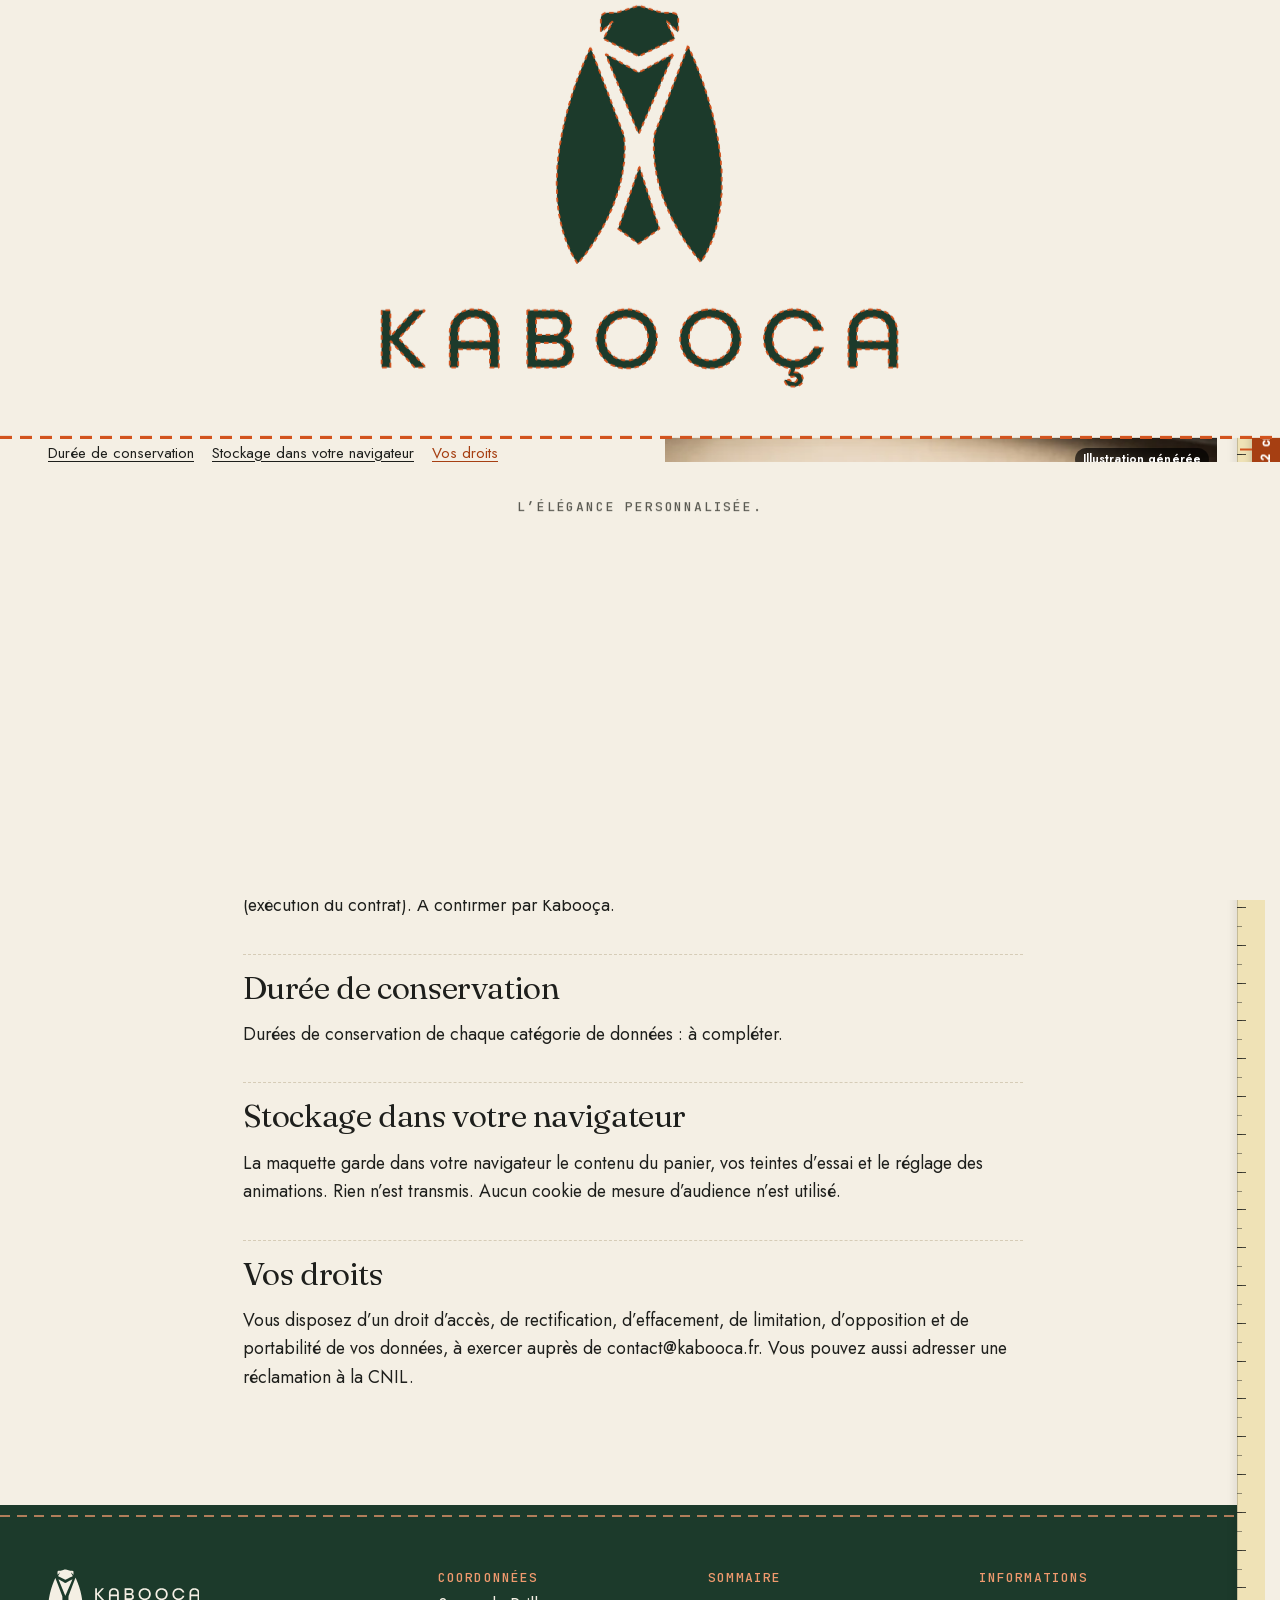
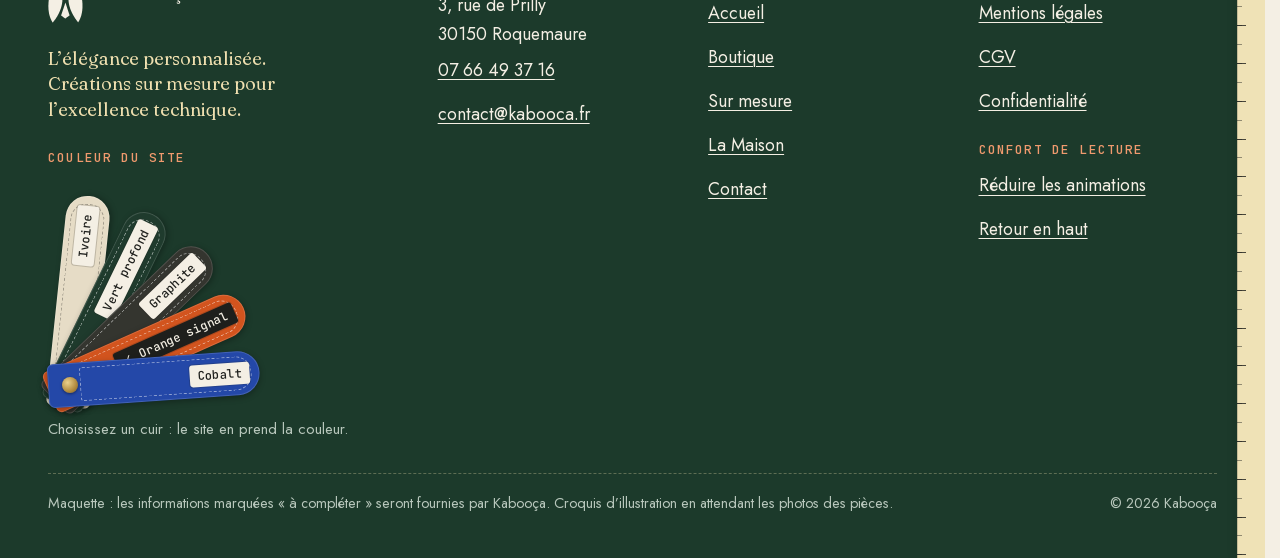
<file: confidentialite.html>
<!doctype html>
<html lang="fr" data-v="4" data-page="confidentialite">
<head>
<meta charset="utf-8">
<meta name="viewport" content="width=device-width, initial-scale=1, viewport-fit=cover">
<title>Politique de confidentialité | Kabooça</title>
<meta name="description" content="Données recueillies par les formulaires du site Kabooça, finalités, durée de conservation et droits.">
<meta name="robots" content="noindex, nofollow">
<link rel="canonical" href="https://kabooca-maquette.vercel.app/confidentialite">
<style>:root{--fond:#F4EFE4;--texte:#1E1F1C;--voile-fond:#1C3A2B;--ouverture-fond:#F4EFE4;--menu-fond:#1C3A2B}:root { --entete-h: 72px; --barres-h: 0px; } html { background: var(--fond); color: var(--texte); scrollbar-gutter: stable; } body { margin: 0; background: var(--fond); } html.js:not(.calme):not(.secours):not([data-arrivee="retour"]) [data-anime] { opacity: 0; } html.js:not(.calme):not(.secours):not([data-arrivee="retour"]) [data-anime].vu { opacity: 1; } [data-voile] { position: fixed; inset: 0; z-index: 900; background: var(--voile-fond); transform: translateY(-112%); visibility: hidden; pointer-events: none; } html[data-arrivee="voile"]:not(.voile-leve):not(.calme):not(.secours) [data-voile] { transform: none; visibility: visible; } html.calme [data-voile], html.secours [data-voile] { visibility: hidden !important; } .ouverture-panneau { position: fixed; inset: 0; z-index: 850; display: none; place-content: center; justify-items: center; background: var(--ouverture-fond, var(--voile-fond)); color: var(--fond); text-align: center; } html.js[data-arrivee="intro"]:not(.calme):not(.secours):not(.intro-finie) .ouverture-panneau { display: grid; } html.defilement-bloque, html.defilement-bloque body, html.js[data-arrivee="intro"]:not(.calme):not(.secours):not(.intro-finie), html.js[data-arrivee="intro"]:not(.calme):not(.secours):not(.intro-finie) body, html[data-arrivee="voile"]:not(.voile-leve):not(.calme):not(.secours), html[data-arrivee="voile"]:not(.voile-leve):not(.calme):not(.secours) body { overflow: hidden; } html.js[data-arrivee="intro"]:not(.calme):not(.secours):not(.intro-finie) { background-color: var(--ouverture-fond, var(--voile-fond)); } html[data-arrivee="voile"]:not(.voile-leve):not(.calme):not(.secours) { background-color: var(--voile-fond); }</style>
<script>(function () {
var d = document.documentElement, ss = null, ls = null;
try { ss = window.sessionStorage; ls = window.localStorage; } catch (e) {}
d.classList.add('js');
var calme = false;
try { calme = !!ls && ls.getItem('socle:calme') === 'oui'; } catch (e) {}
if (!calme && window.matchMedia && matchMedia('(prefers-reduced-motion: reduce)').matches) calme = true;
if (calme) d.classList.add('calme');
var nav = performance.getEntriesByType ? performance.getEntriesByType('navigation')[0] : null;
var type = nav ? nav.type : 'navigate';
var depart = null;
try { depart = JSON.parse(ss.getItem('socle:depart') || 'null'); ss.removeItem('socle:depart'); } catch (e) {}
if (depart && !(Date.now() - depart.t < 15000)) depart = null;
var retourSection = false;
try { retourSection = !!ss.getItem('socle:calme-retour'); } catch (e) {}
var mode = type === 'back_forward' || retourSection ? 'retour' : type === 'reload' ? 'intro' : depart ? 'voile' : 'intro';
d.setAttribute('data-arrivee', mode);
if (mode === 'voile' && depart.couleur) d.style.setProperty('--voile-fond', depart.couleur);
if (type === 'reload' && 'scrollRestoration' in history) {
if (!retourSection) history.scrollRestoration = 'manual';
}
try {
var choisie = ls && ls.getItem('socle:langue');
var langue = (d.lang || '').slice(0, 2);
if (choisie && choisie !== langue && type === 'navigate' && !depart) {
var alt = document.querySelector('link[rel="alternate"][hreflang="' + choisie + '"]');
if (alt) location.replace(new URL(alt.href).pathname + location.search + location.hash);
}
} catch (e) {}
try {
var accent = ls && JSON.parse(ls.getItem('kabooca:accent') || 'null');
if (accent && /^(ivoire|vert|graphite|cobalt)$/.test(accent)) d.setAttribute('data-accent', accent);
} catch (e) {}
setTimeout(function () { if (!d.classList.contains('demarre')) d.classList.add('secours'); }, 2000);
})();</script>
<link rel="preload" href="/assets/fonts/fraunces.woff2" as="font" type="font/woff2" crossorigin>
<link rel="preload" href="/assets/fonts/jost.woff2" as="font" type="font/woff2" crossorigin>
<link rel="stylesheet" href="/assets/css/socle.css?v=4">
<link rel="stylesheet" href="/assets/css/site.css?v=4">
<link rel="modulepreload" href="/assets/js/site.js?v=4">
<link rel="modulepreload" href="/assets/js/socle/index.js?v=4">
<script src="/assets/vendor/gsap.min.js" defer></script>
<script src="/assets/vendor/ScrollTrigger.min.js" defer></script>
<script src="/assets/vendor/SplitText.min.js" defer></script>
<script type="module" src="/assets/js/site.js?v=4"></script>
<meta name="theme-color" content="#F4EFE4">
<link rel="icon" href="/assets/images/favicon.svg" type="image/svg+xml">
<link rel="apple-touch-icon" href="/assets/images/apple-touch-icon.png">
<meta property="og:type" content="website">
<meta property="og:site_name" content="Kabooça">
<meta property="og:locale" content="fr_FR">
<meta property="og:title" content="Politique de confidentialité | Kabooça">
<meta property="og:description" content="Données recueillies par les formulaires du site Kabooça, finalités, durée de conservation et droits.">
<meta property="og:url" content="https://kabooca-maquette.vercel.app/confidentialite">
<meta property="og:image" content="https://kabooca-maquette.vercel.app/assets/partage/confidentialite-fr.jpg">
<meta property="og:image:width" content="1200">
<meta property="og:image:height" content="630">
<meta property="og:image:alt" content="Politique de confidentialité de Kabooça">
<meta name="twitter:card" content="summary_large_image">
<script type="application/ld+json">{"@context":"https://schema.org","@type":"Store","name":"Kabooça","url":"https://kabooca-maquette.vercel.app/","logo":"https://kabooca-maquette.vercel.app/assets/images/apple-touch-icon.png","slogan":"L’élégance personnalisée","description":"Boutique d’accessoires de luxe spécialisée dans les sacs et articles de la Légion étrangère : sacs et accessoires personnalisés, alliant esthétique technique et design coloré.","telephone":"+33766493716","email":"contact@kabooca.fr","address":{"@type":"PostalAddress","streetAddress":"3, rue de Prilly","postalCode":"30150","addressLocality":"Roquemaure","addressCountry":"FR"}}</script>
<script type="application/json" id="textes-js">{"panier":{"titre":"Votre panier","vide":"Votre panier est vide.","voirBoutique":"Voir les créations","quantite":"Quantité","moins":"Retirer un exemplaire de {nom}","plus":"Ajouter un exemplaire de {nom}","retirer":"Retirer {nom} du panier","retirerCourt":"Retirer","total":"Total TTC","noteTotal":"Les prix TTC s’afficheront ici dès qu’ils seront fournis par Kabooça.","paiement":"Moyens de paiement : à compléter.","commander":"Commander (simulé)","commandeFaite":"Commande simulée : rien n’a été envoyé et rien n’a été payé. Votre panier a été vidé.","ajoute":"{nom} ajouté au panier.","nombre":"{n} article{s} dans le panier","fermer":"Fermer le panier"},"visionneuse":{"titre":"Détails en grand","precedent":"Image précédente","suivant":"Image suivante","fermer":"Fermer","position":"{n} sur {total}"},"catalogue":{"titre":"Le catalogue","recherche":"Rechercher une création","rechercheAide":"Nom, catégorie ou mot-clé","filtres":"Filtrer par catégorie","toutes":"Toutes","resultats":"{n} création{s}","aucun":"Aucune création ne correspond à cette recherche.","effacer":"Effacer la recherche","ajouter":"Ajouter au panier","fiche":"Voir la fiche","creer":"Créer sur mesure","note":"Croquis d’illustration en attendant les photos des pièces. Prix, matières et dimensions à compléter."},"configurateur":{"titre":"Votre création","etapes":"Étapes de la création","etape":"Étape {n} sur 4","e1":"Le modèle","e1Texte":"Choisissez la base de votre pièce.","autre":"Une autre création","autreTexte":"Une idée à vous, à décrire à l’étape 4.","e2":"Les couleurs","e2Texte":"Essayez les teintes sur le croquis.","corps":"Corps","sangle":"Sangle","fil":"Fil des coutures","e3":"Le marquage","e3Texte":"Des initiales, un nom, une date : dites-nous ce que vous imaginez.","initiales":"Initiales (facultatif)","initialesAide":"Trois lettres dans cette maquette, affichées sur la pastille du croquis ; nombre réel à confirmer.","idee":"Votre idée de marquage (facultatif)","e4":"Vos coordonnées","e4Texte":"Kabooça vous recontacte pour le devis.","prenom":"Prénom","nom":"Nom","email":"E-mail","tel":"Téléphone (facultatif)","message":"Votre projet (facultatif)","suivant":"Étape suivante","precedent":"Étape précédente","envoyer":"Envoyer ma demande","envoye":"Demande simulée : rien n’a été envoyé. Sur le site final, votre création partira vers Kabooça, qui vous recontactera pour le devis.","recap":"Récapitulatif","recapModele":"Modèle","recapCouleurs":"Couleurs","recapMarquage":"Marquage","recapAucun":"aucun","retractation":"Pièce personnalisée : pas de droit de rétractation (article L221-28, 3°, du Code de la consommation). Conditions à confirmer dans les CGV.","donnees":"Vos données servent seulement à répondre à votre demande de création. \u003ca href=\"/confidentialite\">Politique de confidentialité\u003c/a> (à compléter).","altMarquage":"Écusson de cuir vierge, tambour à broder et poinçons en laiton","altCouleurs":"Éventail d’échantillons de cuir ivoire, vert, graphite, orange et cobalt"},"eclatee":{"surtitre":"Pièce par pièce","titre":"Le design technique, dessiné à plat","texte":"Un sac, c’est une somme de pièces : sangle, rabat, corps, soufflets, languettes et boucles. C’est là que se joue l’alliance de la technique et de la couleur.","note":"Croquis d’illustration : les options réelles de personnalisation sont à confirmer avec Kabooça.","legende":"Les pièces du croquis","fin":"Une pièce, vos couleurs.","alt":"Patron de cuir ivoire, règle, alène et bobine de fil orange sur un tapis de coupe vert","assembler":"Réassembler le croquis","eclater":"Éclater le croquis","essayer":"Essayer vos couleurs"},"croquis":{"sangle":"Sangle","rabat":"Rabat","corps":"Corps","soufflet":"Soufflet","languette":"Languettes et boucles","couture":"Coutures","largeur":"Largeur","hauteur":"Hauteur","profondeur":"Profondeur"},"produits":{"sac-de-commandement":{"nom":"Sac de Commandement","croquis":"besace","categorie":"sacs","fiche":"/boutique/sac-de-commandement"},"accessoires-de-precision":{"nom":"Accessoires de Précision","croquis":"accessoires","categorie":"accessoires","fiche":"/boutique/accessoires-de-precision"},"sacs-legion-etrangere":{"nom":"Sacs de Légion Étrangère","croquis":"sac-a-dos","categorie":"sacs","fiche":"/boutique/sacs-legion-etrangere"},"creations-sur-mesure":{"nom":"Créations Sur Mesure","croquis":"patron","categorie":"personnalises","fiche":null}},"teintes":{"ivoire":{"nom":"Ivoire","hex":"#E6DCC6"},"vert":{"nom":"Vert profond","hex":"#1F3B2D"},"graphite":{"nom":"Graphite","hex":"#34352F"},"orange":{"nom":"Orange signal","hex":"#D2541E"},"cobalt":{"nom":"Cobalt","hex":"#2448A8"}}}</script>
</head>
<body id="haut">
<svg class="definitions" width="0" height="0" aria-hidden="true" focusable="false"><defs>
<symbol id="logo-embleme" viewBox="196.5 -1.2 185.5 287.0"><path fill-rule="evenodd" d="M289.5,177.8 L288.8,178.5 L287.8,182.2 L286.0,186.7 L285.8,188.0 L285.0,189.7 L284.8,191.0 L284.0,192.7 L283.8,194.0 L283.0,195.7 L282.8,197.0 L282.0,198.7 L281.8,200.0 L281.2,201.2 L280.8,202.8 L280.2,203.8 L280.0,205.2 L279.2,206.8 L279.0,208.2 L278.2,209.8 L277.8,211.7 L277.2,212.8 L276.8,214.7 L276.2,215.8 L275.8,217.3 L275.2,218.7 L274.8,220.3 L274.2,221.7 L273.8,223.3 L273.2,224.7 L272.8,226.2 L272.0,228.0 L271.8,229.2 L271.0,231.0 L270.8,232.2 L270.2,233.2 L269.8,235.0 L269.2,236.2 L268.8,237.8 L268.2,239.0 L267.8,240.7 L267.2,241.8 L266.8,243.3 L266.0,245.2 L266.3,245.8 L268.5,247.2 L271.3,249.5 L272.3,250.0 L274.5,251.8 L275.0,252.0 L288.0,261.7 L288.8,261.7 L290.2,260.8 L291.0,260.0 L294.3,257.8 L295.2,257.0 L301.3,252.8 L302.2,252.0 L308.3,247.8 L311.3,245.5 L311.3,244.8 L310.8,243.8 L310.7,242.7 L310.0,241.3 L309.7,239.7 L309.0,238.3 L308.7,236.7 L308.0,235.3 L307.7,233.7 L307.0,232.3 L306.7,230.7 L306.0,229.3 L305.7,227.7 L304.8,225.8 L304.8,225.0 L304.0,223.2 L303.8,222.0 L303.0,220.2 L302.7,218.5 L302.0,217.2 L301.8,215.7 L301.0,214.0 L300.7,212.2 L300.0,211.0 L299.7,209.0 L298.8,207.2 L298.7,205.8 L297.8,204.2 L297.7,202.7 L297.0,201.3 L296.7,199.7 L295.8,197.8 L294.8,194.0 L294.0,192.2 L293.8,190.8 L293.0,189.0 L292.8,187.7 L292.0,186.0 L291.7,184.0 L290.8,182.2 L290.7,180.8 L290.0,179.7 L289.8,178.2Z M326.2,53.8 L325.0,54.0 L324.0,54.8 L322.8,55.2 L320.5,56.7 L319.2,57.2 L318.2,58.0 L317.3,58.2 L316.5,58.8 L313.3,60.3 L311.0,61.8 L306.0,64.3 L305.5,64.8 L304.3,65.2 L303.8,65.7 L300.7,67.2 L300.2,67.7 L298.8,68.2 L298.0,68.8 L294.8,70.3 L294.3,70.8 L293.3,71.2 L292.5,71.8 L291.5,72.2 L289.0,73.7 L288.2,73.7 L286.8,73.0 L285.5,72.0 L284.8,71.8 L284.0,71.2 L281.0,69.7 L280.5,69.2 L279.5,68.8 L277.0,67.2 L274.2,65.8 L273.5,65.2 L272.7,65.0 L271.7,64.2 L270.3,63.7 L269.8,63.2 L268.8,62.8 L266.3,61.2 L265.3,60.8 L262.5,59.0 L260.0,57.8 L257.5,56.2 L254.7,54.8 L254.0,54.2 L253.0,53.8 L252.5,54.0 L252.7,55.0 L253.8,57.3 L254.0,58.3 L254.8,59.7 L255.2,61.2 L256.0,62.5 L256.2,63.5 L257.8,67.0 L258.0,68.0 L258.8,69.3 L259.2,70.8 L260.0,72.2 L260.2,73.2 L260.8,74.2 L261.2,75.5 L262.0,77.0 L262.2,78.0 L262.8,79.0 L264.2,82.8 L264.8,83.8 L265.0,84.8 L265.8,86.2 L266.2,87.7 L267.8,91.0 L268.2,92.5 L269.0,93.8 L269.2,94.8 L269.8,95.8 L270.0,96.8 L270.8,98.3 L271.0,99.3 L271.8,100.7 L272.2,102.2 L273.0,103.5 L273.0,104.0 L274.0,106.0 L274.2,107.0 L275.8,110.3 L276.2,111.8 L277.0,113.2 L277.0,113.7 L277.8,115.2 L278.2,116.7 L279.0,118.0 L279.2,119.0 L279.8,120.0 L281.2,123.8 L281.8,124.8 L282.0,125.8 L282.8,127.3 L283.2,128.7 L283.8,129.7 L284.0,130.7 L284.8,132.0 L285.2,133.5 L286.0,134.8 L286.2,135.8 L287.8,139.3 L288.0,140.5 L288.3,140.8 L289.0,140.3 L289.7,139.2 L289.8,138.2 L290.7,136.8 L292.0,133.2 L292.8,131.8 L293.0,130.8 L293.7,129.8 L293.8,129.0 L294.8,127.2 L296.0,124.0 L296.7,123.0 L296.8,122.0 L297.7,120.7 L299.0,117.0 L299.8,115.7 L300.0,114.7 L300.8,113.3 L301.0,112.3 L302.7,109.2 L302.8,108.2 L303.7,106.8 L304.0,105.5 L304.7,104.5 L304.8,103.5 L305.8,101.8 L306.0,100.8 L306.7,99.8 L308.0,96.2 L309.7,93.0 L309.8,92.0 L310.7,90.7 L311.0,89.3 L312.7,86.0 L313.0,84.7 L313.8,83.3 L314.0,82.3 L314.8,81.0 L315.0,80.0 L316.7,76.8 L317.0,75.5 L317.7,74.5 L317.8,73.5 L318.7,72.2 L318.8,71.2 L319.7,69.8 L321.0,66.2 L321.8,64.8 L322.0,63.8 L322.7,62.8 L324.0,59.2 L325.7,56.0 L326.2,54.7Z M235.8,47.2 L235.3,47.2 L235.0,47.5 L235.0,48.0 L234.2,49.3 L233.8,50.7 L231.2,56.0 L229.8,59.7 L228.2,63.0 L227.8,64.3 L227.2,65.5 L224.8,71.8 L224.2,73.0 L223.8,74.3 L223.0,76.0 L222.8,77.2 L222.2,78.2 L221.8,79.8 L221.2,80.8 L220.8,82.5 L220.2,83.7 L219.8,85.3 L219.0,87.0 L218.8,88.2 L218.2,89.5 L217.8,91.2 L217.2,92.5 L216.8,94.2 L215.2,98.5 L215.0,99.8 L214.2,101.7 L214.0,103.2 L213.2,105.0 L212.8,107.0 L212.5,107.5 L212.0,109.0 L212.0,109.8 L211.2,111.8 L210.8,114.2 L210.2,115.5 L209.8,117.8 L209.2,119.3 L209.0,120.8 L208.3,122.7 L207.7,126.2 L207.2,127.2 L207.0,129.2 L206.2,131.5 L205.8,134.3 L205.0,137.0 L204.8,139.0 L204.0,142.0 L203.8,144.3 L203.2,146.2 L203.0,148.7 L202.0,153.0 L202.0,154.8 L201.2,158.5 L200.8,163.5 L200.5,164.3 L200.5,165.5 L200.2,166.2 L199.8,172.7 L199.5,173.5 L199.5,175.7 L199.2,176.5 L198.8,189.7 L198.5,190.5 L198.5,201.7 L198.8,202.5 L199.0,212.3 L199.5,217.5 L199.8,218.3 L200.2,223.7 L200.8,226.3 L201.2,230.3 L201.8,232.5 L202.0,234.8 L202.8,237.5 L203.2,240.2 L203.8,241.7 L204.2,244.2 L204.8,245.7 L205.2,247.8 L205.8,249.2 L206.2,251.2 L206.8,252.5 L207.2,254.2 L208.0,256.0 L208.2,257.2 L208.8,258.2 L209.2,259.8 L209.8,260.8 L210.0,261.8 L210.8,263.3 L211.2,264.7 L212.0,266.0 L212.2,267.0 L212.8,267.8 L213.2,269.2 L215.3,273.5 L216.8,275.8 L218.2,278.7 L219.0,279.7 L219.2,280.3 L221.3,283.7 L223.5,281.7 L225.8,278.5 L228.5,275.5 L233.0,269.2 L233.8,268.3 L237.2,263.2 L238.7,261.3 L238.8,260.7 L240.7,258.2 L243.0,254.2 L243.7,253.5 L244.0,252.5 L244.5,252.0 L245.0,250.8 L246.7,248.3 L247.0,247.3 L248.8,244.5 L249.0,243.8 L249.7,243.0 L250.0,241.8 L251.5,239.5 L255.7,231.2 L256.0,229.8 L256.7,229.0 L257.0,227.7 L257.8,226.3 L258.0,225.5 L258.7,224.5 L259.0,223.0 L260.7,219.7 L261.0,218.2 L261.7,217.0 L262.0,215.5 L263.7,211.7 L264.0,209.8 L264.7,208.7 L265.0,206.8 L265.7,205.7 L266.0,203.7 L266.5,202.8 L266.8,200.8 L267.7,198.8 L267.8,197.2 L268.8,194.2 L268.8,193.2 L269.8,189.8 L270.0,187.8 L270.8,184.8 L270.8,183.5 L271.2,181.7 L271.5,181.0 L272.0,175.3 L272.7,172.3 L272.7,170.0 L272.8,169.8 L273.0,161.0 L273.3,159.8 L273.3,155.0 L273.0,153.8 L273.0,148.5 L272.8,148.3 L272.7,143.5 L272.0,142.3 L270.7,138.2 L270.0,137.2 L269.8,136.0 L269.0,134.3 L268.7,132.8 L268.0,131.8 L267.7,130.3 L267.0,129.2 L265.7,125.0 L263.8,120.8 L263.7,119.7 L263.0,118.7 L262.7,117.0 L262.0,116.0 L261.7,114.5 L261.0,113.3 L259.7,109.2 L259.0,108.2 L258.8,107.0 L258.0,105.3 L257.7,103.8 L257.0,102.8 L256.7,101.3 L256.0,100.2 L254.7,96.0 L252.8,91.8 L252.7,90.7 L252.0,89.7 L251.7,88.0 L251.0,87.0 L250.7,85.5 L250.0,84.3 L248.7,80.2 L248.0,79.2 L247.8,78.0 L247.0,76.3 L246.7,74.8 L246.0,73.8 L245.7,72.3 L245.0,71.2 L243.7,67.0 L241.8,62.8 L241.7,61.7 L241.0,60.7 L240.7,59.0 L240.0,58.0 L239.7,56.5 L239.0,55.3 L237.7,51.2 L237.0,50.2 L236.8,49.0Z M342.3,45.3 L341.8,47.2 L340.8,49.5 L340.8,50.0 L340.2,51.0 L339.8,52.5 L339.2,53.7 L337.8,57.8 L336.0,62.0 L335.8,63.2 L335.2,64.2 L334.8,65.8 L334.2,66.8 L333.8,68.3 L333.2,69.5 L331.8,73.7 L331.2,74.7 L331.0,75.8 L330.3,77.0 L329.8,79.0 L329.2,80.0 L328.8,81.5 L328.2,82.7 L326.8,86.8 L325.0,91.0 L324.8,92.2 L324.2,93.2 L323.8,94.8 L323.2,95.8 L322.8,97.3 L322.2,98.5 L320.8,102.7 L320.2,103.7 L320.0,104.8 L319.3,106.0 L318.8,108.0 L318.2,109.0 L317.8,110.5 L317.2,111.7 L315.8,115.8 L314.0,120.0 L313.8,121.2 L313.2,122.2 L312.8,123.8 L312.2,124.8 L311.8,126.3 L311.2,127.5 L309.8,131.7 L309.2,132.7 L309.0,133.8 L308.3,135.0 L307.8,137.0 L307.2,138.0 L306.8,139.5 L306.2,140.7 L305.8,142.0 L305.8,144.3 L305.5,145.2 L305.5,148.3 L305.2,149.2 L305.2,162.7 L305.5,163.3 L305.5,166.5 L305.8,167.3 L306.2,173.8 L306.8,176.5 L307.0,179.8 L307.7,182.2 L308.2,186.0 L309.0,188.8 L309.0,189.8 L309.8,192.3 L310.0,194.2 L310.7,195.7 L311.0,197.8 L311.8,199.8 L312.2,202.0 L313.0,203.7 L313.2,205.2 L313.8,206.5 L314.2,208.2 L314.8,209.5 L315.2,211.0 L315.8,212.2 L316.2,213.7 L316.8,214.8 L317.2,216.3 L317.8,217.5 L318.2,218.8 L318.8,219.8 L319.0,220.8 L319.8,222.3 L320.2,223.7 L321.0,225.0 L321.2,225.8 L322.8,229.0 L323.0,229.8 L327.3,238.5 L328.8,240.8 L329.2,242.0 L338.0,256.8 L343.0,264.3 L343.8,265.2 L345.2,267.3 L347.0,269.5 L349.2,272.7 L356.0,281.2 L356.8,281.7 L357.7,281.2 L360.0,277.0 L360.5,276.5 L361.2,275.0 L361.7,274.5 L361.8,273.7 L363.5,271.0 L364.8,268.3 L365.0,267.3 L365.8,266.2 L367.0,263.0 L367.7,262.0 L367.8,261.0 L368.7,259.5 L369.0,258.0 L369.7,257.0 L370.0,255.5 L370.7,254.2 L371.0,252.5 L371.7,251.2 L372.0,249.5 L372.7,248.2 L372.8,246.7 L373.8,244.0 L373.8,243.2 L374.7,240.8 L374.8,239.2 L375.8,235.8 L376.0,233.8 L376.8,230.8 L377.0,228.5 L377.7,226.3 L377.8,223.2 L378.7,218.8 L379.0,212.3 L379.3,211.5 L379.3,209.0 L379.7,208.0 L379.7,203.8 L379.8,203.7 L379.7,180.2 L379.3,179.5 L379.3,176.5 L379.0,175.7 L378.8,170.2 L378.0,164.8 L377.8,161.2 L377.0,156.8 L376.5,151.8 L376.0,150.5 L375.5,145.8 L374.8,143.7 L374.7,141.2 L374.0,139.3 L373.8,137.0 L372.8,133.7 L372.8,132.5 L372.0,129.8 L371.8,128.0 L370.8,124.8 L370.8,123.7 L370.0,121.3 L369.7,119.0 L369.0,117.5 L368.5,114.7 L367.8,113.2 L367.7,111.7 L367.0,110.2 L366.7,108.0 L365.8,106.2 L365.8,105.3 L365.0,103.2 L364.8,101.8 L364.0,100.0 L363.8,98.7 L362.8,96.2 L362.7,94.8 L361.8,93.2 L361.7,91.8 L360.8,90.2 L360.7,88.8 L359.8,87.2 L359.7,85.8 L358.0,82.0 L357.8,80.8 L357.0,79.2 L356.8,78.0 L356.0,76.3 L355.7,74.8 L355.0,73.8 L354.7,72.2 L354.0,71.2 L353.7,69.7 L353.0,68.7 L352.7,67.2 L352.0,66.2 L351.7,64.7 L351.0,63.7 L350.7,62.2 L349.8,60.8 L349.8,60.3 L349.0,58.8 L348.8,57.8 L348.0,56.5 L347.8,55.5 L346.8,53.8 L346.7,52.8 L346.0,52.0 L345.8,51.0 L344.8,49.3 L343.7,46.3 L343.0,45.5Z M330.2,10.0 L328.8,9.0 L325.3,8.2 L313.7,8.0 L311.2,7.0 L309.7,6.8 L307.8,6.0 L307.0,6.0 L305.2,5.2 L303.7,5.0 L301.8,4.2 L299.8,3.8 L298.0,3.0 L296.7,2.8 L292.0,1.2 L290.2,0.8 L287.3,0.8 L285.7,1.2 L284.3,1.8 L283.0,2.0 L281.2,2.8 L279.8,3.0 L278.0,3.8 L276.2,4.2 L274.8,4.8 L272.8,5.2 L271.7,5.8 L269.7,6.2 L268.3,6.8 L266.7,7.2 L264.5,8.0 L253.8,8.2 L252.8,8.5 L251.5,8.5 L249.7,9.3 L248.2,10.7 L247.0,13.2 L247.0,28.7 L247.2,29.0 L247.7,29.0 L249.3,27.2 L250.5,26.5 L252.2,24.7 L253.3,23.8 L259.3,18.0 L259.7,18.0 L260.0,18.5 L259.8,19.0 L257.2,23.3 L256.8,24.3 L256.3,24.8 L255.8,26.2 L255.3,26.7 L254.8,28.0 L253.0,30.8 L252.8,31.5 L252.2,32.3 L251.8,33.3 L251.3,33.8 L250.8,35.2 L250.2,35.8 L250.0,36.5 L251.3,37.5 L270.0,46.8 L271.0,47.0 L271.8,47.7 L273.0,48.0 L273.8,48.7 L275.0,49.0 L275.8,49.7 L277.0,50.0 L277.8,50.7 L279.0,51.0 L279.8,51.7 L281.0,52.0 L281.8,52.7 L283.0,53.0 L283.8,53.7 L285.0,54.0 L285.8,54.7 L287.0,55.0 L287.8,55.7 L289.0,55.8 L300.7,50.0 L302.0,49.7 L302.8,49.0 L304.0,48.7 L304.8,48.0 L306.0,47.7 L306.8,47.0 L309.8,45.8 L315.5,42.8 L318.2,41.8 L319.3,41.0 L320.2,40.8 L321.3,40.0 L322.5,39.7 L323.3,39.0 L324.7,38.7 L327.0,37.5 L328.2,36.5 L319.0,18.2 L319.5,17.7 L320.3,18.5 L321.3,19.0 L331.2,28.8 L331.8,28.8 L332.0,28.7 L332.0,13.8 L331.8,12.5Z"/></symbol>
<symbol id="logo-corps" viewBox="196.5 -1.2 185.5 287.0"><path fill-rule="evenodd" d="M289.5,177.8 L288.8,178.5 L287.8,182.2 L286.0,186.7 L285.8,188.0 L285.0,189.7 L284.8,191.0 L284.0,192.7 L283.8,194.0 L283.0,195.7 L282.8,197.0 L282.0,198.7 L281.8,200.0 L281.2,201.2 L280.8,202.8 L280.2,203.8 L280.0,205.2 L279.2,206.8 L279.0,208.2 L278.2,209.8 L277.8,211.7 L277.2,212.8 L276.8,214.7 L276.2,215.8 L275.8,217.3 L275.2,218.7 L274.8,220.3 L274.2,221.7 L273.8,223.3 L273.2,224.7 L272.8,226.2 L272.0,228.0 L271.8,229.2 L271.0,231.0 L270.8,232.2 L270.2,233.2 L269.8,235.0 L269.2,236.2 L268.8,237.8 L268.2,239.0 L267.8,240.7 L267.2,241.8 L266.8,243.3 L266.0,245.2 L266.3,245.8 L268.5,247.2 L271.3,249.5 L272.3,250.0 L274.5,251.8 L275.0,252.0 L288.0,261.7 L288.8,261.7 L290.2,260.8 L291.0,260.0 L294.3,257.8 L295.2,257.0 L301.3,252.8 L302.2,252.0 L308.3,247.8 L311.3,245.5 L311.3,244.8 L310.8,243.8 L310.7,242.7 L310.0,241.3 L309.7,239.7 L309.0,238.3 L308.7,236.7 L308.0,235.3 L307.7,233.7 L307.0,232.3 L306.7,230.7 L306.0,229.3 L305.7,227.7 L304.8,225.8 L304.8,225.0 L304.0,223.2 L303.8,222.0 L303.0,220.2 L302.7,218.5 L302.0,217.2 L301.8,215.7 L301.0,214.0 L300.7,212.2 L300.0,211.0 L299.7,209.0 L298.8,207.2 L298.7,205.8 L297.8,204.2 L297.7,202.7 L297.0,201.3 L296.7,199.7 L295.8,197.8 L294.8,194.0 L294.0,192.2 L293.8,190.8 L293.0,189.0 L292.8,187.7 L292.0,186.0 L291.7,184.0 L290.8,182.2 L290.7,180.8 L290.0,179.7 L289.8,178.2Z  M326.2,53.8 L325.0,54.0 L324.0,54.8 L322.8,55.2 L320.5,56.7 L319.2,57.2 L318.2,58.0 L317.3,58.2 L316.5,58.8 L313.3,60.3 L311.0,61.8 L306.0,64.3 L305.5,64.8 L304.3,65.2 L303.8,65.7 L300.7,67.2 L300.2,67.7 L298.8,68.2 L298.0,68.8 L294.8,70.3 L294.3,70.8 L293.3,71.2 L292.5,71.8 L291.5,72.2 L289.0,73.7 L288.2,73.7 L286.8,73.0 L285.5,72.0 L284.8,71.8 L284.0,71.2 L281.0,69.7 L280.5,69.2 L279.5,68.8 L277.0,67.2 L274.2,65.8 L273.5,65.2 L272.7,65.0 L271.7,64.2 L270.3,63.7 L269.8,63.2 L268.8,62.8 L266.3,61.2 L265.3,60.8 L262.5,59.0 L260.0,57.8 L257.5,56.2 L254.7,54.8 L254.0,54.2 L253.0,53.8 L252.5,54.0 L252.7,55.0 L253.8,57.3 L254.0,58.3 L254.8,59.7 L255.2,61.2 L256.0,62.5 L256.2,63.5 L257.8,67.0 L258.0,68.0 L258.8,69.3 L259.2,70.8 L260.0,72.2 L260.2,73.2 L260.8,74.2 L261.2,75.5 L262.0,77.0 L262.2,78.0 L262.8,79.0 L264.2,82.8 L264.8,83.8 L265.0,84.8 L265.8,86.2 L266.2,87.7 L267.8,91.0 L268.2,92.5 L269.0,93.8 L269.2,94.8 L269.8,95.8 L270.0,96.8 L270.8,98.3 L271.0,99.3 L271.8,100.7 L272.2,102.2 L273.0,103.5 L273.0,104.0 L274.0,106.0 L274.2,107.0 L275.8,110.3 L276.2,111.8 L277.0,113.2 L277.0,113.7 L277.8,115.2 L278.2,116.7 L279.0,118.0 L279.2,119.0 L279.8,120.0 L281.2,123.8 L281.8,124.8 L282.0,125.8 L282.8,127.3 L283.2,128.7 L283.8,129.7 L284.0,130.7 L284.8,132.0 L285.2,133.5 L286.0,134.8 L286.2,135.8 L287.8,139.3 L288.0,140.5 L288.3,140.8 L289.0,140.3 L289.7,139.2 L289.8,138.2 L290.7,136.8 L292.0,133.2 L292.8,131.8 L293.0,130.8 L293.7,129.8 L293.8,129.0 L294.8,127.2 L296.0,124.0 L296.7,123.0 L296.8,122.0 L297.7,120.7 L299.0,117.0 L299.8,115.7 L300.0,114.7 L300.8,113.3 L301.0,112.3 L302.7,109.2 L302.8,108.2 L303.7,106.8 L304.0,105.5 L304.7,104.5 L304.8,103.5 L305.8,101.8 L306.0,100.8 L306.7,99.8 L308.0,96.2 L309.7,93.0 L309.8,92.0 L310.7,90.7 L311.0,89.3 L312.7,86.0 L313.0,84.7 L313.8,83.3 L314.0,82.3 L314.8,81.0 L315.0,80.0 L316.7,76.8 L317.0,75.5 L317.7,74.5 L317.8,73.5 L318.7,72.2 L318.8,71.2 L319.7,69.8 L321.0,66.2 L321.8,64.8 L322.0,63.8 L322.7,62.8 L324.0,59.2 L325.7,56.0 L326.2,54.7Z  M330.2,10.0 L328.8,9.0 L325.3,8.2 L313.7,8.0 L311.2,7.0 L309.7,6.8 L307.8,6.0 L307.0,6.0 L305.2,5.2 L303.7,5.0 L301.8,4.2 L299.8,3.8 L298.0,3.0 L296.7,2.8 L292.0,1.2 L290.2,0.8 L287.3,0.8 L285.7,1.2 L284.3,1.8 L283.0,2.0 L281.2,2.8 L279.8,3.0 L278.0,3.8 L276.2,4.2 L274.8,4.8 L272.8,5.2 L271.7,5.8 L269.7,6.2 L268.3,6.8 L266.7,7.2 L264.5,8.0 L253.8,8.2 L252.8,8.5 L251.5,8.5 L249.7,9.3 L248.2,10.7 L247.0,13.2 L247.0,28.7 L247.2,29.0 L247.7,29.0 L249.3,27.2 L250.5,26.5 L252.2,24.7 L253.3,23.8 L259.3,18.0 L259.7,18.0 L260.0,18.5 L259.8,19.0 L257.2,23.3 L256.8,24.3 L256.3,24.8 L255.8,26.2 L255.3,26.7 L254.8,28.0 L253.0,30.8 L252.8,31.5 L252.2,32.3 L251.8,33.3 L251.3,33.8 L250.8,35.2 L250.2,35.8 L250.0,36.5 L251.3,37.5 L270.0,46.8 L271.0,47.0 L271.8,47.7 L273.0,48.0 L273.8,48.7 L275.0,49.0 L275.8,49.7 L277.0,50.0 L277.8,50.7 L279.0,51.0 L279.8,51.7 L281.0,52.0 L281.8,52.7 L283.0,53.0 L283.8,53.7 L285.0,54.0 L285.8,54.7 L287.0,55.0 L287.8,55.7 L289.0,55.8 L300.7,50.0 L302.0,49.7 L302.8,49.0 L304.0,48.7 L304.8,48.0 L306.0,47.7 L306.8,47.0 L309.8,45.8 L315.5,42.8 L318.2,41.8 L319.3,41.0 L320.2,40.8 L321.3,40.0 L322.5,39.7 L323.3,39.0 L324.7,38.7 L327.0,37.5 L328.2,36.5 L319.0,18.2 L319.5,17.7 L320.3,18.5 L321.3,19.0 L331.2,28.8 L331.8,28.8 L332.0,28.7 L332.0,13.8 L331.8,12.5Z"/></symbol>
<symbol id="logo-aile-g" viewBox="196.5 -1.2 185.5 287.0"><path fill-rule="evenodd" d="M235.8,47.2 L235.3,47.2 L235.0,47.5 L235.0,48.0 L234.2,49.3 L233.8,50.7 L231.2,56.0 L229.8,59.7 L228.2,63.0 L227.8,64.3 L227.2,65.5 L224.8,71.8 L224.2,73.0 L223.8,74.3 L223.0,76.0 L222.8,77.2 L222.2,78.2 L221.8,79.8 L221.2,80.8 L220.8,82.5 L220.2,83.7 L219.8,85.3 L219.0,87.0 L218.8,88.2 L218.2,89.5 L217.8,91.2 L217.2,92.5 L216.8,94.2 L215.2,98.5 L215.0,99.8 L214.2,101.7 L214.0,103.2 L213.2,105.0 L212.8,107.0 L212.5,107.5 L212.0,109.0 L212.0,109.8 L211.2,111.8 L210.8,114.2 L210.2,115.5 L209.8,117.8 L209.2,119.3 L209.0,120.8 L208.3,122.7 L207.7,126.2 L207.2,127.2 L207.0,129.2 L206.2,131.5 L205.8,134.3 L205.0,137.0 L204.8,139.0 L204.0,142.0 L203.8,144.3 L203.2,146.2 L203.0,148.7 L202.0,153.0 L202.0,154.8 L201.2,158.5 L200.8,163.5 L200.5,164.3 L200.5,165.5 L200.2,166.2 L199.8,172.7 L199.5,173.5 L199.5,175.7 L199.2,176.5 L198.8,189.7 L198.5,190.5 L198.5,201.7 L198.8,202.5 L199.0,212.3 L199.5,217.5 L199.8,218.3 L200.2,223.7 L200.8,226.3 L201.2,230.3 L201.8,232.5 L202.0,234.8 L202.8,237.5 L203.2,240.2 L203.8,241.7 L204.2,244.2 L204.8,245.7 L205.2,247.8 L205.8,249.2 L206.2,251.2 L206.8,252.5 L207.2,254.2 L208.0,256.0 L208.2,257.2 L208.8,258.2 L209.2,259.8 L209.8,260.8 L210.0,261.8 L210.8,263.3 L211.2,264.7 L212.0,266.0 L212.2,267.0 L212.8,267.8 L213.2,269.2 L215.3,273.5 L216.8,275.8 L218.2,278.7 L219.0,279.7 L219.2,280.3 L221.3,283.7 L223.5,281.7 L225.8,278.5 L228.5,275.5 L233.0,269.2 L233.8,268.3 L237.2,263.2 L238.7,261.3 L238.8,260.7 L240.7,258.2 L243.0,254.2 L243.7,253.5 L244.0,252.5 L244.5,252.0 L245.0,250.8 L246.7,248.3 L247.0,247.3 L248.8,244.5 L249.0,243.8 L249.7,243.0 L250.0,241.8 L251.5,239.5 L255.7,231.2 L256.0,229.8 L256.7,229.0 L257.0,227.7 L257.8,226.3 L258.0,225.5 L258.7,224.5 L259.0,223.0 L260.7,219.7 L261.0,218.2 L261.7,217.0 L262.0,215.5 L263.7,211.7 L264.0,209.8 L264.7,208.7 L265.0,206.8 L265.7,205.7 L266.0,203.7 L266.5,202.8 L266.8,200.8 L267.7,198.8 L267.8,197.2 L268.8,194.2 L268.8,193.2 L269.8,189.8 L270.0,187.8 L270.8,184.8 L270.8,183.5 L271.2,181.7 L271.5,181.0 L272.0,175.3 L272.7,172.3 L272.7,170.0 L272.8,169.8 L273.0,161.0 L273.3,159.8 L273.3,155.0 L273.0,153.8 L273.0,148.5 L272.8,148.3 L272.7,143.5 L272.0,142.3 L270.7,138.2 L270.0,137.2 L269.8,136.0 L269.0,134.3 L268.7,132.8 L268.0,131.8 L267.7,130.3 L267.0,129.2 L265.7,125.0 L263.8,120.8 L263.7,119.7 L263.0,118.7 L262.7,117.0 L262.0,116.0 L261.7,114.5 L261.0,113.3 L259.7,109.2 L259.0,108.2 L258.8,107.0 L258.0,105.3 L257.7,103.8 L257.0,102.8 L256.7,101.3 L256.0,100.2 L254.7,96.0 L252.8,91.8 L252.7,90.7 L252.0,89.7 L251.7,88.0 L251.0,87.0 L250.7,85.5 L250.0,84.3 L248.7,80.2 L248.0,79.2 L247.8,78.0 L247.0,76.3 L246.7,74.8 L246.0,73.8 L245.7,72.3 L245.0,71.2 L243.7,67.0 L241.8,62.8 L241.7,61.7 L241.0,60.7 L240.7,59.0 L240.0,58.0 L239.7,56.5 L239.0,55.3 L237.7,51.2 L237.0,50.2 L236.8,49.0Z "/></symbol>
<symbol id="logo-aile-d" viewBox="196.5 -1.2 185.5 287.0"><path fill-rule="evenodd" d="M342.3,45.3 L341.8,47.2 L340.8,49.5 L340.8,50.0 L340.2,51.0 L339.8,52.5 L339.2,53.7 L337.8,57.8 L336.0,62.0 L335.8,63.2 L335.2,64.2 L334.8,65.8 L334.2,66.8 L333.8,68.3 L333.2,69.5 L331.8,73.7 L331.2,74.7 L331.0,75.8 L330.3,77.0 L329.8,79.0 L329.2,80.0 L328.8,81.5 L328.2,82.7 L326.8,86.8 L325.0,91.0 L324.8,92.2 L324.2,93.2 L323.8,94.8 L323.2,95.8 L322.8,97.3 L322.2,98.5 L320.8,102.7 L320.2,103.7 L320.0,104.8 L319.3,106.0 L318.8,108.0 L318.2,109.0 L317.8,110.5 L317.2,111.7 L315.8,115.8 L314.0,120.0 L313.8,121.2 L313.2,122.2 L312.8,123.8 L312.2,124.8 L311.8,126.3 L311.2,127.5 L309.8,131.7 L309.2,132.7 L309.0,133.8 L308.3,135.0 L307.8,137.0 L307.2,138.0 L306.8,139.5 L306.2,140.7 L305.8,142.0 L305.8,144.3 L305.5,145.2 L305.5,148.3 L305.2,149.2 L305.2,162.7 L305.5,163.3 L305.5,166.5 L305.8,167.3 L306.2,173.8 L306.8,176.5 L307.0,179.8 L307.7,182.2 L308.2,186.0 L309.0,188.8 L309.0,189.8 L309.8,192.3 L310.0,194.2 L310.7,195.7 L311.0,197.8 L311.8,199.8 L312.2,202.0 L313.0,203.7 L313.2,205.2 L313.8,206.5 L314.2,208.2 L314.8,209.5 L315.2,211.0 L315.8,212.2 L316.2,213.7 L316.8,214.8 L317.2,216.3 L317.8,217.5 L318.2,218.8 L318.8,219.8 L319.0,220.8 L319.8,222.3 L320.2,223.7 L321.0,225.0 L321.2,225.8 L322.8,229.0 L323.0,229.8 L327.3,238.5 L328.8,240.8 L329.2,242.0 L338.0,256.8 L343.0,264.3 L343.8,265.2 L345.2,267.3 L347.0,269.5 L349.2,272.7 L356.0,281.2 L356.8,281.7 L357.7,281.2 L360.0,277.0 L360.5,276.5 L361.2,275.0 L361.7,274.5 L361.8,273.7 L363.5,271.0 L364.8,268.3 L365.0,267.3 L365.8,266.2 L367.0,263.0 L367.7,262.0 L367.8,261.0 L368.7,259.5 L369.0,258.0 L369.7,257.0 L370.0,255.5 L370.7,254.2 L371.0,252.5 L371.7,251.2 L372.0,249.5 L372.7,248.2 L372.8,246.7 L373.8,244.0 L373.8,243.2 L374.7,240.8 L374.8,239.2 L375.8,235.8 L376.0,233.8 L376.8,230.8 L377.0,228.5 L377.7,226.3 L377.8,223.2 L378.7,218.8 L379.0,212.3 L379.3,211.5 L379.3,209.0 L379.7,208.0 L379.7,203.8 L379.8,203.7 L379.7,180.2 L379.3,179.5 L379.3,176.5 L379.0,175.7 L378.8,170.2 L378.0,164.8 L377.8,161.2 L377.0,156.8 L376.5,151.8 L376.0,150.5 L375.5,145.8 L374.8,143.7 L374.7,141.2 L374.0,139.3 L373.8,137.0 L372.8,133.7 L372.8,132.5 L372.0,129.8 L371.8,128.0 L370.8,124.8 L370.8,123.7 L370.0,121.3 L369.7,119.0 L369.0,117.5 L368.5,114.7 L367.8,113.2 L367.7,111.7 L367.0,110.2 L366.7,108.0 L365.8,106.2 L365.8,105.3 L365.0,103.2 L364.8,101.8 L364.0,100.0 L363.8,98.7 L362.8,96.2 L362.7,94.8 L361.8,93.2 L361.7,91.8 L360.8,90.2 L360.7,88.8 L359.8,87.2 L359.7,85.8 L358.0,82.0 L357.8,80.8 L357.0,79.2 L356.8,78.0 L356.0,76.3 L355.7,74.8 L355.0,73.8 L354.7,72.2 L354.0,71.2 L353.7,69.7 L353.0,68.7 L352.7,67.2 L352.0,66.2 L351.7,64.7 L351.0,63.7 L350.7,62.2 L349.8,60.8 L349.8,60.3 L349.0,58.8 L348.8,57.8 L348.0,56.5 L347.8,55.5 L346.8,53.8 L346.7,52.8 L346.0,52.0 L345.8,51.0 L344.8,49.3 L343.7,46.3 L343.0,45.5Z "/></symbol>
<symbol id="logo-mot" viewBox="5.2 333.0 568.8 87.0"><path fill-rule="evenodd" d="M166.3,335.2 L166.2,335.5 L166.2,397.3 L166.3,397.7 L166.8,397.8 L201.0,397.8 L206.7,396.7 L207.7,396.0 L208.8,395.7 L211.3,394.0 L213.8,391.3 L215.7,388.2 L216.8,383.3 L216.7,378.3 L215.7,374.7 L214.7,372.8 L214.0,372.2 L213.7,371.3 L211.3,369.0 L208.7,367.2 L207.0,366.7 L206.2,365.8 L206.2,365.3 L206.5,365.0 L207.8,364.5 L211.0,361.8 L212.8,359.2 L213.0,358.3 L213.8,356.8 L214.0,355.3 L214.3,354.5 L214.3,353.3 L214.7,352.5 L214.7,350.2 L213.5,344.7 L213.0,344.0 L212.7,342.8 L211.7,341.3 L209.7,339.2 L206.8,337.2 L205.7,336.8 L204.2,336.0 L200.5,335.2 L199.0,335.0 L166.8,335.0Z M175.8,371.3 L176.3,370.8 L199.3,370.8 L200.3,371.0 L203.0,372.2 L204.8,373.8 L205.8,375.2 L206.8,377.5 L207.0,381.8 L206.0,384.8 L203.0,387.8 L201.7,388.2 L200.8,388.7 L199.0,389.0 L176.3,389.0 L175.8,388.5Z M175.8,344.3 L176.3,343.8 L197.3,343.8 L198.5,344.0 L200.7,344.8 L203.0,346.7 L204.0,348.0 L204.2,348.8 L204.7,349.7 L205.0,351.0 L205.0,354.8 L204.7,356.0 L203.8,357.8 L202.2,359.8 L201.0,360.7 L198.3,361.8 L197.3,362.0 L176.3,362.0 L175.8,361.5Z M6.3,335.2 L6.2,335.5 L6.2,397.3 L6.3,397.7 L6.8,397.8 L15.5,397.8 L15.8,397.5 L15.8,369.5 L16.2,369.0 L16.5,369.0 L17.2,369.7 L17.5,370.3 L21.5,374.5 L22.0,375.3 L26.0,379.5 L26.5,380.3 L30.7,384.7 L31.2,385.5 L42.3,397.7 L42.7,397.8 L54.0,397.8 L54.3,397.7 L54.3,397.2 L53.3,396.3 L52.8,395.5 L45.8,388.3 L45.3,387.5 L31.0,372.5 L30.5,371.7 L27.0,368.2 L25.3,366.2 L25.5,365.3 L45.3,344.3 L45.8,343.5 L53.3,335.7 L53.3,335.2 L53.0,335.0 L42.0,335.0 L41.7,335.2 L20.3,358.7 L19.8,359.5 L16.7,363.0 L16.2,363.0 L15.8,362.7 L15.8,335.3 L15.5,335.0 L6.8,335.0Z M528.2,339.2 L524.2,343.2 L523.8,344.0 L522.7,345.5 L521.2,348.5 L520.2,351.5 L519.5,354.3 L519.5,355.5 L519.2,356.3 L519.0,358.0 L519.0,397.5 L519.3,397.8 L527.7,397.8 L528.3,397.3 L528.3,379.2 L528.2,378.7 L528.7,378.0 L529.2,377.8 L562.5,377.8 L563.2,378.3 L563.3,378.8 L563.2,379.0 L563.2,397.3 L563.3,397.7 L563.8,397.8 L572.5,397.8 L572.8,397.5 L572.8,358.0 L572.7,356.3 L572.3,355.5 L572.3,354.3 L570.7,348.5 L569.2,345.5 L567.3,342.8 L564.0,339.5 L560.2,337.0 L555.3,335.2 L552.5,334.5 L551.2,334.5 L550.5,334.2 L543.0,334.0 L541.3,334.2 L540.5,334.5 L539.3,334.5 L537.8,335.0 L536.8,335.0 L535.7,335.3 L535.3,335.7 L533.3,336.2Z M530.8,350.0 L532.0,348.3 L533.7,346.7 L535.8,345.0 L537.0,344.7 L538.0,344.0 L539.2,343.8 L540.3,343.3 L543.2,342.8 L548.3,342.8 L553.0,343.8 L555.7,345.0 L557.2,346.0 L559.8,348.7 L560.8,350.2 L562.0,352.7 L562.3,354.3 L562.8,355.3 L563.2,358.2 L563.2,367.8 L563.3,368.0 L563.2,368.5 L562.5,369.0 L529.2,369.0 L528.7,368.8 L528.2,368.2 L528.3,367.7 L528.3,358.3 L528.7,357.5 L528.7,356.2 L529.2,353.8Z M456.5,334.0 L456.3,334.2 L454.3,334.2 L453.2,334.7 L452.0,334.7 L449.5,335.2 L448.2,335.8 L447.0,336.0 L445.3,336.8 L444.5,337.0 L442.2,338.2 L441.7,338.7 L440.7,339.0 L439.5,340.0 L439.0,340.2 L433.8,345.0 L430.2,350.2 L428.2,354.7 L428.0,355.8 L427.2,357.8 L427.0,359.7 L426.5,361.3 L426.5,363.5 L426.2,364.3 L426.2,368.5 L426.5,369.2 L426.5,370.8 L427.0,374.2 L428.0,377.0 L428.2,378.2 L430.2,382.7 L431.0,383.7 L431.2,384.3 L431.8,385.0 L432.2,385.8 L433.8,387.8 L439.0,392.7 L439.8,393.0 L440.5,393.7 L441.2,393.8 L442.2,394.7 L444.5,395.8 L445.5,396.0 L446.5,396.7 L450.5,397.8 L454.2,398.3 L455.0,398.7 L455.5,399.2 L455.5,399.7 L455.0,400.5 L455.0,401.0 L454.2,402.7 L453.8,404.0 L453.2,404.8 L453.2,406.0 L453.8,406.7 L454.7,407.0 L456.5,408.3 L457.2,408.3 L458.3,407.8 L460.3,407.8 L461.3,408.3 L462.0,409.0 L462.7,410.7 L462.5,411.8 L462.2,412.5 L461.2,413.5 L460.2,414.0 L456.8,413.8 L454.3,411.5 L449.5,411.5 L449.0,412.0 L449.0,413.0 L450.2,415.3 L450.8,416.2 L452.7,417.5 L454.7,418.3 L456.8,418.8 L460.7,418.8 L464.3,417.8 L466.0,416.8 L467.7,415.2 L468.8,412.3 L468.8,409.0 L467.7,406.3 L466.8,405.3 L464.8,404.0 L462.7,403.3 L459.8,403.2 L459.5,402.8 L460.0,400.7 L460.7,399.5 L461.3,398.8 L464.2,398.7 L465.7,398.2 L468.3,397.8 L471.0,396.8 L472.2,396.7 L478.2,393.7 L480.7,391.8 L484.7,388.0 L487.7,384.0 L488.0,383.0 L488.7,382.2 L489.8,379.8 L490.0,378.8 L490.8,377.2 L490.8,376.2 L490.5,375.8 L481.3,375.8 L480.7,376.5 L478.8,380.2 L475.3,384.2 L473.0,386.0 L470.8,387.2 L470.3,387.7 L466.8,389.0 L465.5,389.2 L463.7,389.8 L456.8,390.0 L455.3,389.8 L453.3,389.2 L450.7,388.7 L450.0,388.2 L448.7,387.8 L446.5,386.7 L442.3,383.3 L439.2,379.3 L437.8,376.7 L437.7,375.7 L437.0,374.7 L435.8,369.0 L435.8,363.8 L436.0,362.3 L436.8,359.5 L436.8,358.7 L437.7,357.2 L437.8,356.2 L439.0,353.8 L442.3,349.5 L446.5,346.2 L451.7,343.8 L452.5,343.8 L455.3,343.0 L456.8,342.8 L463.7,343.0 L465.5,343.7 L466.8,343.8 L470.3,345.2 L474.3,347.8 L476.8,350.2 L478.8,352.7 L480.7,356.3 L481.3,357.0 L490.5,357.0 L490.8,356.7 L490.8,355.7 L488.7,350.7 L488.0,349.8 L487.7,348.8 L485.7,346.0 L481.8,342.0 L477.5,338.8 L472.2,336.2 L471.0,336.0 L468.3,335.0 L462.0,334.0Z M362.3,334.2 L361.2,334.7 L360.0,334.7 L357.5,335.2 L356.2,335.8 L354.5,336.2 L350.2,338.2 L345.7,341.2 L341.2,345.7 L339.8,347.8 L339.2,348.5 L339.0,349.2 L338.2,350.2 L337.0,352.5 L336.8,353.5 L336.2,354.7 L336.0,355.8 L335.2,357.8 L335.0,359.7 L334.5,361.3 L334.5,363.5 L334.2,364.3 L334.2,368.5 L334.5,369.3 L334.5,371.5 L335.0,373.2 L335.0,374.3 L336.0,377.0 L336.2,378.2 L338.2,382.7 L341.2,387.2 L345.7,391.7 L347.0,392.7 L347.5,392.8 L348.7,393.8 L349.7,394.2 L350.2,394.7 L352.5,395.8 L353.3,396.0 L355.0,396.8 L356.2,397.0 L357.5,397.7 L361.0,398.2 L362.3,398.7 L364.3,398.7 L364.5,398.8 L372.5,398.7 L373.8,398.2 L377.3,397.7 L378.7,397.0 L380.3,396.7 L384.7,394.7 L385.2,394.2 L386.2,393.8 L387.3,392.8 L387.8,392.7 L389.8,391.0 L393.7,387.2 L395.0,385.0 L395.7,384.3 L395.8,383.7 L396.7,382.7 L397.8,380.3 L397.8,379.8 L398.7,378.2 L398.8,377.0 L399.8,374.2 L399.8,373.2 L400.3,371.5 L400.3,369.3 L400.7,368.5 L400.7,364.3 L400.3,363.5 L400.3,361.3 L399.8,359.7 L399.8,358.7 L398.8,355.8 L398.7,354.7 L396.7,350.2 L393.7,345.7 L389.8,341.8 L387.8,340.2 L387.3,340.0 L386.2,339.0 L385.2,338.7 L384.7,338.2 L382.3,337.0 L381.5,336.8 L379.8,336.0 L378.7,335.8 L377.3,335.2 L374.8,334.7 L373.7,334.7 L372.5,334.2 L370.5,334.2 L370.3,334.0Z M363.3,343.0 L364.8,342.8 L371.5,343.0 L373.5,343.7 L376.2,344.2 L376.8,344.7 L378.2,345.0 L380.3,346.2 L384.2,349.2 L387.7,353.5 L388.8,355.7 L389.2,357.0 L389.7,357.7 L390.2,360.3 L390.8,362.3 L391.0,363.8 L390.8,370.5 L390.2,372.5 L389.7,375.2 L389.2,375.8 L388.8,377.2 L387.7,379.3 L384.7,383.2 L380.3,386.7 L378.2,387.8 L376.8,388.2 L376.2,388.7 L373.5,389.2 L371.5,389.8 L370.0,390.0 L363.3,389.8 L361.3,389.2 L358.7,388.7 L358.0,388.2 L356.7,387.8 L354.5,386.7 L350.8,383.8 L347.2,379.3 L346.0,377.2 L345.7,375.8 L345.2,375.2 L344.7,372.5 L344.0,370.5 L343.8,369.0 L344.0,362.3 L344.7,360.3 L345.2,357.7 L345.7,357.0 L346.0,355.7 L347.2,353.5 L350.2,349.7 L354.5,346.2 L356.7,345.0 L358.0,344.7 L358.7,344.2 L361.3,343.7Z M270.3,334.2 L269.2,334.7 L268.0,334.7 L265.5,335.2 L264.2,335.8 L262.5,336.2 L258.2,338.2 L253.7,341.2 L249.2,345.7 L247.8,347.8 L247.2,348.5 L247.0,349.2 L246.2,350.2 L245.0,352.5 L244.8,353.5 L244.2,354.7 L244.0,355.8 L243.2,357.8 L243.0,359.7 L242.5,361.3 L242.5,363.5 L242.2,364.3 L242.2,368.5 L242.5,369.3 L242.5,371.5 L243.0,373.2 L243.0,374.3 L244.0,377.0 L244.2,378.2 L246.2,382.7 L249.2,387.2 L253.7,391.7 L255.0,392.7 L255.5,392.8 L256.7,393.8 L257.7,394.2 L258.2,394.7 L260.5,395.8 L261.3,396.0 L263.0,396.8 L264.2,397.0 L265.5,397.7 L269.0,398.2 L270.3,398.7 L272.3,398.7 L272.5,398.8 L280.5,398.7 L281.8,398.2 L285.3,397.7 L286.7,397.0 L288.3,396.7 L292.7,394.7 L293.2,394.2 L294.2,393.8 L295.3,392.8 L295.8,392.7 L297.8,391.0 L301.7,387.2 L303.0,385.0 L303.7,384.3 L303.8,383.7 L304.7,382.7 L305.8,380.3 L305.8,379.8 L306.7,378.2 L306.8,377.0 L307.8,374.2 L307.8,373.2 L308.3,371.5 L308.3,369.3 L308.7,368.5 L308.7,364.3 L308.3,363.5 L308.3,361.3 L307.8,359.7 L307.8,358.7 L306.8,355.8 L306.7,354.7 L304.7,350.2 L301.7,345.7 L297.8,341.8 L295.8,340.2 L295.3,340.0 L294.2,339.0 L293.2,338.7 L292.7,338.2 L290.3,337.0 L289.5,336.8 L287.8,336.0 L286.7,335.8 L285.3,335.2 L282.8,334.7 L281.7,334.7 L280.5,334.2 L278.5,334.2 L278.3,334.0Z M271.3,343.0 L272.8,342.8 L279.5,343.0 L281.5,343.7 L284.2,344.2 L284.8,344.7 L286.2,345.0 L288.3,346.2 L292.2,349.2 L295.7,353.5 L296.8,355.7 L297.2,357.0 L297.7,357.7 L298.2,360.3 L298.8,362.3 L299.0,363.8 L298.8,370.5 L298.2,372.5 L297.7,375.2 L297.2,375.8 L296.8,377.2 L295.7,379.3 L292.7,383.2 L288.3,386.7 L286.2,387.8 L284.8,388.2 L284.2,388.7 L281.5,389.2 L279.5,389.8 L278.0,390.0 L271.3,389.8 L269.3,389.2 L266.7,388.7 L266.0,388.2 L264.7,387.8 L262.5,386.7 L258.8,383.8 L255.2,379.3 L254.0,377.2 L253.7,375.8 L253.2,375.2 L252.7,372.5 L252.0,370.5 L251.8,369.0 L252.0,362.3 L252.7,360.3 L253.2,357.7 L253.7,357.0 L254.0,355.7 L255.2,353.5 L258.2,349.7 L262.5,346.2 L264.7,345.0 L266.0,344.7 L266.7,344.2 L269.3,343.7Z M90.2,339.2 L86.2,343.2 L85.8,344.0 L84.7,345.5 L83.2,348.5 L82.2,351.5 L81.5,354.3 L81.5,355.5 L81.2,356.3 L81.0,358.0 L81.0,397.5 L81.3,397.8 L89.7,397.8 L90.3,397.3 L90.3,379.2 L90.2,378.7 L90.7,378.0 L91.2,377.8 L124.5,377.8 L125.2,378.3 L125.3,378.8 L125.2,379.0 L125.2,397.3 L125.3,397.7 L125.8,397.8 L134.5,397.8 L134.8,397.5 L134.8,358.0 L134.7,356.3 L134.3,355.5 L134.3,354.3 L132.7,348.5 L131.2,345.5 L129.3,342.8 L126.0,339.5 L122.2,337.0 L117.3,335.2 L114.5,334.5 L113.2,334.5 L112.5,334.2 L105.0,334.0 L103.3,334.2 L102.5,334.5 L101.3,334.5 L99.8,335.0 L98.8,335.0 L97.7,335.3 L97.3,335.7 L95.3,336.2Z M92.8,350.0 L94.0,348.3 L95.7,346.7 L97.8,345.0 L99.0,344.7 L100.0,344.0 L101.2,343.8 L102.3,343.3 L105.2,342.8 L110.3,342.8 L115.0,343.8 L117.7,345.0 L119.2,346.0 L121.8,348.7 L122.8,350.2 L124.0,352.7 L124.3,354.3 L124.8,355.3 L125.2,358.2 L125.2,367.8 L125.3,368.0 L125.2,368.5 L124.5,369.0 L91.2,369.0 L90.7,368.8 L90.2,368.2 L90.3,367.7 L90.3,358.3 L90.7,357.5 L90.7,356.2 L91.2,353.8Z"/></symbol>
<path id="logo-traces" fill-rule="evenodd" d="M289.5,177.8 L288.8,178.5 L287.8,182.2 L286.0,186.7 L285.8,188.0 L285.0,189.7 L284.8,191.0 L284.0,192.7 L283.8,194.0 L283.0,195.7 L282.8,197.0 L282.0,198.7 L281.8,200.0 L281.2,201.2 L280.8,202.8 L280.2,203.8 L280.0,205.2 L279.2,206.8 L279.0,208.2 L278.2,209.8 L277.8,211.7 L277.2,212.8 L276.8,214.7 L276.2,215.8 L275.8,217.3 L275.2,218.7 L274.8,220.3 L274.2,221.7 L273.8,223.3 L273.2,224.7 L272.8,226.2 L272.0,228.0 L271.8,229.2 L271.0,231.0 L270.8,232.2 L270.2,233.2 L269.8,235.0 L269.2,236.2 L268.8,237.8 L268.2,239.0 L267.8,240.7 L267.2,241.8 L266.8,243.3 L266.0,245.2 L266.3,245.8 L268.5,247.2 L271.3,249.5 L272.3,250.0 L274.5,251.8 L275.0,252.0 L288.0,261.7 L288.8,261.7 L290.2,260.8 L291.0,260.0 L294.3,257.8 L295.2,257.0 L301.3,252.8 L302.2,252.0 L308.3,247.8 L311.3,245.5 L311.3,244.8 L310.8,243.8 L310.7,242.7 L310.0,241.3 L309.7,239.7 L309.0,238.3 L308.7,236.7 L308.0,235.3 L307.7,233.7 L307.0,232.3 L306.7,230.7 L306.0,229.3 L305.7,227.7 L304.8,225.8 L304.8,225.0 L304.0,223.2 L303.8,222.0 L303.0,220.2 L302.7,218.5 L302.0,217.2 L301.8,215.7 L301.0,214.0 L300.7,212.2 L300.0,211.0 L299.7,209.0 L298.8,207.2 L298.7,205.8 L297.8,204.2 L297.7,202.7 L297.0,201.3 L296.7,199.7 L295.8,197.8 L294.8,194.0 L294.0,192.2 L293.8,190.8 L293.0,189.0 L292.8,187.7 L292.0,186.0 L291.7,184.0 L290.8,182.2 L290.7,180.8 L290.0,179.7 L289.8,178.2Z M326.2,53.8 L325.0,54.0 L324.0,54.8 L322.8,55.2 L320.5,56.7 L319.2,57.2 L318.2,58.0 L317.3,58.2 L316.5,58.8 L313.3,60.3 L311.0,61.8 L306.0,64.3 L305.5,64.8 L304.3,65.2 L303.8,65.7 L300.7,67.2 L300.2,67.7 L298.8,68.2 L298.0,68.8 L294.8,70.3 L294.3,70.8 L293.3,71.2 L292.5,71.8 L291.5,72.2 L289.0,73.7 L288.2,73.7 L286.8,73.0 L285.5,72.0 L284.8,71.8 L284.0,71.2 L281.0,69.7 L280.5,69.2 L279.5,68.8 L277.0,67.2 L274.2,65.8 L273.5,65.2 L272.7,65.0 L271.7,64.2 L270.3,63.7 L269.8,63.2 L268.8,62.8 L266.3,61.2 L265.3,60.8 L262.5,59.0 L260.0,57.8 L257.5,56.2 L254.7,54.8 L254.0,54.2 L253.0,53.8 L252.5,54.0 L252.7,55.0 L253.8,57.3 L254.0,58.3 L254.8,59.7 L255.2,61.2 L256.0,62.5 L256.2,63.5 L257.8,67.0 L258.0,68.0 L258.8,69.3 L259.2,70.8 L260.0,72.2 L260.2,73.2 L260.8,74.2 L261.2,75.5 L262.0,77.0 L262.2,78.0 L262.8,79.0 L264.2,82.8 L264.8,83.8 L265.0,84.8 L265.8,86.2 L266.2,87.7 L267.8,91.0 L268.2,92.5 L269.0,93.8 L269.2,94.8 L269.8,95.8 L270.0,96.8 L270.8,98.3 L271.0,99.3 L271.8,100.7 L272.2,102.2 L273.0,103.5 L273.0,104.0 L274.0,106.0 L274.2,107.0 L275.8,110.3 L276.2,111.8 L277.0,113.2 L277.0,113.7 L277.8,115.2 L278.2,116.7 L279.0,118.0 L279.2,119.0 L279.8,120.0 L281.2,123.8 L281.8,124.8 L282.0,125.8 L282.8,127.3 L283.2,128.7 L283.8,129.7 L284.0,130.7 L284.8,132.0 L285.2,133.5 L286.0,134.8 L286.2,135.8 L287.8,139.3 L288.0,140.5 L288.3,140.8 L289.0,140.3 L289.7,139.2 L289.8,138.2 L290.7,136.8 L292.0,133.2 L292.8,131.8 L293.0,130.8 L293.7,129.8 L293.8,129.0 L294.8,127.2 L296.0,124.0 L296.7,123.0 L296.8,122.0 L297.7,120.7 L299.0,117.0 L299.8,115.7 L300.0,114.7 L300.8,113.3 L301.0,112.3 L302.7,109.2 L302.8,108.2 L303.7,106.8 L304.0,105.5 L304.7,104.5 L304.8,103.5 L305.8,101.8 L306.0,100.8 L306.7,99.8 L308.0,96.2 L309.7,93.0 L309.8,92.0 L310.7,90.7 L311.0,89.3 L312.7,86.0 L313.0,84.7 L313.8,83.3 L314.0,82.3 L314.8,81.0 L315.0,80.0 L316.7,76.8 L317.0,75.5 L317.7,74.5 L317.8,73.5 L318.7,72.2 L318.8,71.2 L319.7,69.8 L321.0,66.2 L321.8,64.8 L322.0,63.8 L322.7,62.8 L324.0,59.2 L325.7,56.0 L326.2,54.7Z M235.8,47.2 L235.3,47.2 L235.0,47.5 L235.0,48.0 L234.2,49.3 L233.8,50.7 L231.2,56.0 L229.8,59.7 L228.2,63.0 L227.8,64.3 L227.2,65.5 L224.8,71.8 L224.2,73.0 L223.8,74.3 L223.0,76.0 L222.8,77.2 L222.2,78.2 L221.8,79.8 L221.2,80.8 L220.8,82.5 L220.2,83.7 L219.8,85.3 L219.0,87.0 L218.8,88.2 L218.2,89.5 L217.8,91.2 L217.2,92.5 L216.8,94.2 L215.2,98.5 L215.0,99.8 L214.2,101.7 L214.0,103.2 L213.2,105.0 L212.8,107.0 L212.5,107.5 L212.0,109.0 L212.0,109.8 L211.2,111.8 L210.8,114.2 L210.2,115.5 L209.8,117.8 L209.2,119.3 L209.0,120.8 L208.3,122.7 L207.7,126.2 L207.2,127.2 L207.0,129.2 L206.2,131.5 L205.8,134.3 L205.0,137.0 L204.8,139.0 L204.0,142.0 L203.8,144.3 L203.2,146.2 L203.0,148.7 L202.0,153.0 L202.0,154.8 L201.2,158.5 L200.8,163.5 L200.5,164.3 L200.5,165.5 L200.2,166.2 L199.8,172.7 L199.5,173.5 L199.5,175.7 L199.2,176.5 L198.8,189.7 L198.5,190.5 L198.5,201.7 L198.8,202.5 L199.0,212.3 L199.5,217.5 L199.8,218.3 L200.2,223.7 L200.8,226.3 L201.2,230.3 L201.8,232.5 L202.0,234.8 L202.8,237.5 L203.2,240.2 L203.8,241.7 L204.2,244.2 L204.8,245.7 L205.2,247.8 L205.8,249.2 L206.2,251.2 L206.8,252.5 L207.2,254.2 L208.0,256.0 L208.2,257.2 L208.8,258.2 L209.2,259.8 L209.8,260.8 L210.0,261.8 L210.8,263.3 L211.2,264.7 L212.0,266.0 L212.2,267.0 L212.8,267.8 L213.2,269.2 L215.3,273.5 L216.8,275.8 L218.2,278.7 L219.0,279.7 L219.2,280.3 L221.3,283.7 L223.5,281.7 L225.8,278.5 L228.5,275.5 L233.0,269.2 L233.8,268.3 L237.2,263.2 L238.7,261.3 L238.8,260.7 L240.7,258.2 L243.0,254.2 L243.7,253.5 L244.0,252.5 L244.5,252.0 L245.0,250.8 L246.7,248.3 L247.0,247.3 L248.8,244.5 L249.0,243.8 L249.7,243.0 L250.0,241.8 L251.5,239.5 L255.7,231.2 L256.0,229.8 L256.7,229.0 L257.0,227.7 L257.8,226.3 L258.0,225.5 L258.7,224.5 L259.0,223.0 L260.7,219.7 L261.0,218.2 L261.7,217.0 L262.0,215.5 L263.7,211.7 L264.0,209.8 L264.7,208.7 L265.0,206.8 L265.7,205.7 L266.0,203.7 L266.5,202.8 L266.8,200.8 L267.7,198.8 L267.8,197.2 L268.8,194.2 L268.8,193.2 L269.8,189.8 L270.0,187.8 L270.8,184.8 L270.8,183.5 L271.2,181.7 L271.5,181.0 L272.0,175.3 L272.7,172.3 L272.7,170.0 L272.8,169.8 L273.0,161.0 L273.3,159.8 L273.3,155.0 L273.0,153.8 L273.0,148.5 L272.8,148.3 L272.7,143.5 L272.0,142.3 L270.7,138.2 L270.0,137.2 L269.8,136.0 L269.0,134.3 L268.7,132.8 L268.0,131.8 L267.7,130.3 L267.0,129.2 L265.7,125.0 L263.8,120.8 L263.7,119.7 L263.0,118.7 L262.7,117.0 L262.0,116.0 L261.7,114.5 L261.0,113.3 L259.7,109.2 L259.0,108.2 L258.8,107.0 L258.0,105.3 L257.7,103.8 L257.0,102.8 L256.7,101.3 L256.0,100.2 L254.7,96.0 L252.8,91.8 L252.7,90.7 L252.0,89.7 L251.7,88.0 L251.0,87.0 L250.7,85.5 L250.0,84.3 L248.7,80.2 L248.0,79.2 L247.8,78.0 L247.0,76.3 L246.7,74.8 L246.0,73.8 L245.7,72.3 L245.0,71.2 L243.7,67.0 L241.8,62.8 L241.7,61.7 L241.0,60.7 L240.7,59.0 L240.0,58.0 L239.7,56.5 L239.0,55.3 L237.7,51.2 L237.0,50.2 L236.8,49.0Z M342.3,45.3 L341.8,47.2 L340.8,49.5 L340.8,50.0 L340.2,51.0 L339.8,52.5 L339.2,53.7 L337.8,57.8 L336.0,62.0 L335.8,63.2 L335.2,64.2 L334.8,65.8 L334.2,66.8 L333.8,68.3 L333.2,69.5 L331.8,73.7 L331.2,74.7 L331.0,75.8 L330.3,77.0 L329.8,79.0 L329.2,80.0 L328.8,81.5 L328.2,82.7 L326.8,86.8 L325.0,91.0 L324.8,92.2 L324.2,93.2 L323.8,94.8 L323.2,95.8 L322.8,97.3 L322.2,98.5 L320.8,102.7 L320.2,103.7 L320.0,104.8 L319.3,106.0 L318.8,108.0 L318.2,109.0 L317.8,110.5 L317.2,111.7 L315.8,115.8 L314.0,120.0 L313.8,121.2 L313.2,122.2 L312.8,123.8 L312.2,124.8 L311.8,126.3 L311.2,127.5 L309.8,131.7 L309.2,132.7 L309.0,133.8 L308.3,135.0 L307.8,137.0 L307.2,138.0 L306.8,139.5 L306.2,140.7 L305.8,142.0 L305.8,144.3 L305.5,145.2 L305.5,148.3 L305.2,149.2 L305.2,162.7 L305.5,163.3 L305.5,166.5 L305.8,167.3 L306.2,173.8 L306.8,176.5 L307.0,179.8 L307.7,182.2 L308.2,186.0 L309.0,188.8 L309.0,189.8 L309.8,192.3 L310.0,194.2 L310.7,195.7 L311.0,197.8 L311.8,199.8 L312.2,202.0 L313.0,203.7 L313.2,205.2 L313.8,206.5 L314.2,208.2 L314.8,209.5 L315.2,211.0 L315.8,212.2 L316.2,213.7 L316.8,214.8 L317.2,216.3 L317.8,217.5 L318.2,218.8 L318.8,219.8 L319.0,220.8 L319.8,222.3 L320.2,223.7 L321.0,225.0 L321.2,225.8 L322.8,229.0 L323.0,229.8 L327.3,238.5 L328.8,240.8 L329.2,242.0 L338.0,256.8 L343.0,264.3 L343.8,265.2 L345.2,267.3 L347.0,269.5 L349.2,272.7 L356.0,281.2 L356.8,281.7 L357.7,281.2 L360.0,277.0 L360.5,276.5 L361.2,275.0 L361.7,274.5 L361.8,273.7 L363.5,271.0 L364.8,268.3 L365.0,267.3 L365.8,266.2 L367.0,263.0 L367.7,262.0 L367.8,261.0 L368.7,259.5 L369.0,258.0 L369.7,257.0 L370.0,255.5 L370.7,254.2 L371.0,252.5 L371.7,251.2 L372.0,249.5 L372.7,248.2 L372.8,246.7 L373.8,244.0 L373.8,243.2 L374.7,240.8 L374.8,239.2 L375.8,235.8 L376.0,233.8 L376.8,230.8 L377.0,228.5 L377.7,226.3 L377.8,223.2 L378.7,218.8 L379.0,212.3 L379.3,211.5 L379.3,209.0 L379.7,208.0 L379.7,203.8 L379.8,203.7 L379.7,180.2 L379.3,179.5 L379.3,176.5 L379.0,175.7 L378.8,170.2 L378.0,164.8 L377.8,161.2 L377.0,156.8 L376.5,151.8 L376.0,150.5 L375.5,145.8 L374.8,143.7 L374.7,141.2 L374.0,139.3 L373.8,137.0 L372.8,133.7 L372.8,132.5 L372.0,129.8 L371.8,128.0 L370.8,124.8 L370.8,123.7 L370.0,121.3 L369.7,119.0 L369.0,117.5 L368.5,114.7 L367.8,113.2 L367.7,111.7 L367.0,110.2 L366.7,108.0 L365.8,106.2 L365.8,105.3 L365.0,103.2 L364.8,101.8 L364.0,100.0 L363.8,98.7 L362.8,96.2 L362.7,94.8 L361.8,93.2 L361.7,91.8 L360.8,90.2 L360.7,88.8 L359.8,87.2 L359.7,85.8 L358.0,82.0 L357.8,80.8 L357.0,79.2 L356.8,78.0 L356.0,76.3 L355.7,74.8 L355.0,73.8 L354.7,72.2 L354.0,71.2 L353.7,69.7 L353.0,68.7 L352.7,67.2 L352.0,66.2 L351.7,64.7 L351.0,63.7 L350.7,62.2 L349.8,60.8 L349.8,60.3 L349.0,58.8 L348.8,57.8 L348.0,56.5 L347.8,55.5 L346.8,53.8 L346.7,52.8 L346.0,52.0 L345.8,51.0 L344.8,49.3 L343.7,46.3 L343.0,45.5Z M330.2,10.0 L328.8,9.0 L325.3,8.2 L313.7,8.0 L311.2,7.0 L309.7,6.8 L307.8,6.0 L307.0,6.0 L305.2,5.2 L303.7,5.0 L301.8,4.2 L299.8,3.8 L298.0,3.0 L296.7,2.8 L292.0,1.2 L290.2,0.8 L287.3,0.8 L285.7,1.2 L284.3,1.8 L283.0,2.0 L281.2,2.8 L279.8,3.0 L278.0,3.8 L276.2,4.2 L274.8,4.8 L272.8,5.2 L271.7,5.8 L269.7,6.2 L268.3,6.8 L266.7,7.2 L264.5,8.0 L253.8,8.2 L252.8,8.5 L251.5,8.5 L249.7,9.3 L248.2,10.7 L247.0,13.2 L247.0,28.7 L247.2,29.0 L247.7,29.0 L249.3,27.2 L250.5,26.5 L252.2,24.7 L253.3,23.8 L259.3,18.0 L259.7,18.0 L260.0,18.5 L259.8,19.0 L257.2,23.3 L256.8,24.3 L256.3,24.8 L255.8,26.2 L255.3,26.7 L254.8,28.0 L253.0,30.8 L252.8,31.5 L252.2,32.3 L251.8,33.3 L251.3,33.8 L250.8,35.2 L250.2,35.8 L250.0,36.5 L251.3,37.5 L270.0,46.8 L271.0,47.0 L271.8,47.7 L273.0,48.0 L273.8,48.7 L275.0,49.0 L275.8,49.7 L277.0,50.0 L277.8,50.7 L279.0,51.0 L279.8,51.7 L281.0,52.0 L281.8,52.7 L283.0,53.0 L283.8,53.7 L285.0,54.0 L285.8,54.7 L287.0,55.0 L287.8,55.7 L289.0,55.8 L300.7,50.0 L302.0,49.7 L302.8,49.0 L304.0,48.7 L304.8,48.0 L306.0,47.7 L306.8,47.0 L309.8,45.8 L315.5,42.8 L318.2,41.8 L319.3,41.0 L320.2,40.8 L321.3,40.0 L322.5,39.7 L323.3,39.0 L324.7,38.7 L327.0,37.5 L328.2,36.5 L319.0,18.2 L319.5,17.7 L320.3,18.5 L321.3,19.0 L331.2,28.8 L331.8,28.8 L332.0,28.7 L332.0,13.8 L331.8,12.5Z M166.3,335.2 L166.2,335.5 L166.2,397.3 L166.3,397.7 L166.8,397.8 L201.0,397.8 L206.7,396.7 L207.7,396.0 L208.8,395.7 L211.3,394.0 L213.8,391.3 L215.7,388.2 L216.8,383.3 L216.7,378.3 L215.7,374.7 L214.7,372.8 L214.0,372.2 L213.7,371.3 L211.3,369.0 L208.7,367.2 L207.0,366.7 L206.2,365.8 L206.2,365.3 L206.5,365.0 L207.8,364.5 L211.0,361.8 L212.8,359.2 L213.0,358.3 L213.8,356.8 L214.0,355.3 L214.3,354.5 L214.3,353.3 L214.7,352.5 L214.7,350.2 L213.5,344.7 L213.0,344.0 L212.7,342.8 L211.7,341.3 L209.7,339.2 L206.8,337.2 L205.7,336.8 L204.2,336.0 L200.5,335.2 L199.0,335.0 L166.8,335.0Z M175.8,371.3 L176.3,370.8 L199.3,370.8 L200.3,371.0 L203.0,372.2 L204.8,373.8 L205.8,375.2 L206.8,377.5 L207.0,381.8 L206.0,384.8 L203.0,387.8 L201.7,388.2 L200.8,388.7 L199.0,389.0 L176.3,389.0 L175.8,388.5Z M175.8,344.3 L176.3,343.8 L197.3,343.8 L198.5,344.0 L200.7,344.8 L203.0,346.7 L204.0,348.0 L204.2,348.8 L204.7,349.7 L205.0,351.0 L205.0,354.8 L204.7,356.0 L203.8,357.8 L202.2,359.8 L201.0,360.7 L198.3,361.8 L197.3,362.0 L176.3,362.0 L175.8,361.5Z M6.3,335.2 L6.2,335.5 L6.2,397.3 L6.3,397.7 L6.8,397.8 L15.5,397.8 L15.8,397.5 L15.8,369.5 L16.2,369.0 L16.5,369.0 L17.2,369.7 L17.5,370.3 L21.5,374.5 L22.0,375.3 L26.0,379.5 L26.5,380.3 L30.7,384.7 L31.2,385.5 L42.3,397.7 L42.7,397.8 L54.0,397.8 L54.3,397.7 L54.3,397.2 L53.3,396.3 L52.8,395.5 L45.8,388.3 L45.3,387.5 L31.0,372.5 L30.5,371.7 L27.0,368.2 L25.3,366.2 L25.5,365.3 L45.3,344.3 L45.8,343.5 L53.3,335.7 L53.3,335.2 L53.0,335.0 L42.0,335.0 L41.7,335.2 L20.3,358.7 L19.8,359.5 L16.7,363.0 L16.2,363.0 L15.8,362.7 L15.8,335.3 L15.5,335.0 L6.8,335.0Z M528.2,339.2 L524.2,343.2 L523.8,344.0 L522.7,345.5 L521.2,348.5 L520.2,351.5 L519.5,354.3 L519.5,355.5 L519.2,356.3 L519.0,358.0 L519.0,397.5 L519.3,397.8 L527.7,397.8 L528.3,397.3 L528.3,379.2 L528.2,378.7 L528.7,378.0 L529.2,377.8 L562.5,377.8 L563.2,378.3 L563.3,378.8 L563.2,379.0 L563.2,397.3 L563.3,397.7 L563.8,397.8 L572.5,397.8 L572.8,397.5 L572.8,358.0 L572.7,356.3 L572.3,355.5 L572.3,354.3 L570.7,348.5 L569.2,345.5 L567.3,342.8 L564.0,339.5 L560.2,337.0 L555.3,335.2 L552.5,334.5 L551.2,334.5 L550.5,334.2 L543.0,334.0 L541.3,334.2 L540.5,334.5 L539.3,334.5 L537.8,335.0 L536.8,335.0 L535.7,335.3 L535.3,335.7 L533.3,336.2Z M530.8,350.0 L532.0,348.3 L533.7,346.7 L535.8,345.0 L537.0,344.7 L538.0,344.0 L539.2,343.8 L540.3,343.3 L543.2,342.8 L548.3,342.8 L553.0,343.8 L555.7,345.0 L557.2,346.0 L559.8,348.7 L560.8,350.2 L562.0,352.7 L562.3,354.3 L562.8,355.3 L563.2,358.2 L563.2,367.8 L563.3,368.0 L563.2,368.5 L562.5,369.0 L529.2,369.0 L528.7,368.8 L528.2,368.2 L528.3,367.7 L528.3,358.3 L528.7,357.5 L528.7,356.2 L529.2,353.8Z M456.5,334.0 L456.3,334.2 L454.3,334.2 L453.2,334.7 L452.0,334.7 L449.5,335.2 L448.2,335.8 L447.0,336.0 L445.3,336.8 L444.5,337.0 L442.2,338.2 L441.7,338.7 L440.7,339.0 L439.5,340.0 L439.0,340.2 L433.8,345.0 L430.2,350.2 L428.2,354.7 L428.0,355.8 L427.2,357.8 L427.0,359.7 L426.5,361.3 L426.5,363.5 L426.2,364.3 L426.2,368.5 L426.5,369.2 L426.5,370.8 L427.0,374.2 L428.0,377.0 L428.2,378.2 L430.2,382.7 L431.0,383.7 L431.2,384.3 L431.8,385.0 L432.2,385.8 L433.8,387.8 L439.0,392.7 L439.8,393.0 L440.5,393.7 L441.2,393.8 L442.2,394.7 L444.5,395.8 L445.5,396.0 L446.5,396.7 L450.5,397.8 L454.2,398.3 L455.0,398.7 L455.5,399.2 L455.5,399.7 L455.0,400.5 L455.0,401.0 L454.2,402.7 L453.8,404.0 L453.2,404.8 L453.2,406.0 L453.8,406.7 L454.7,407.0 L456.5,408.3 L457.2,408.3 L458.3,407.8 L460.3,407.8 L461.3,408.3 L462.0,409.0 L462.7,410.7 L462.5,411.8 L462.2,412.5 L461.2,413.5 L460.2,414.0 L456.8,413.8 L454.3,411.5 L449.5,411.5 L449.0,412.0 L449.0,413.0 L450.2,415.3 L450.8,416.2 L452.7,417.5 L454.7,418.3 L456.8,418.8 L460.7,418.8 L464.3,417.8 L466.0,416.8 L467.7,415.2 L468.8,412.3 L468.8,409.0 L467.7,406.3 L466.8,405.3 L464.8,404.0 L462.7,403.3 L459.8,403.2 L459.5,402.8 L460.0,400.7 L460.7,399.5 L461.3,398.8 L464.2,398.7 L465.7,398.2 L468.3,397.8 L471.0,396.8 L472.2,396.7 L478.2,393.7 L480.7,391.8 L484.7,388.0 L487.7,384.0 L488.0,383.0 L488.7,382.2 L489.8,379.8 L490.0,378.8 L490.8,377.2 L490.8,376.2 L490.5,375.8 L481.3,375.8 L480.7,376.5 L478.8,380.2 L475.3,384.2 L473.0,386.0 L470.8,387.2 L470.3,387.7 L466.8,389.0 L465.5,389.2 L463.7,389.8 L456.8,390.0 L455.3,389.8 L453.3,389.2 L450.7,388.7 L450.0,388.2 L448.7,387.8 L446.5,386.7 L442.3,383.3 L439.2,379.3 L437.8,376.7 L437.7,375.7 L437.0,374.7 L435.8,369.0 L435.8,363.8 L436.0,362.3 L436.8,359.5 L436.8,358.7 L437.7,357.2 L437.8,356.2 L439.0,353.8 L442.3,349.5 L446.5,346.2 L451.7,343.8 L452.5,343.8 L455.3,343.0 L456.8,342.8 L463.7,343.0 L465.5,343.7 L466.8,343.8 L470.3,345.2 L474.3,347.8 L476.8,350.2 L478.8,352.7 L480.7,356.3 L481.3,357.0 L490.5,357.0 L490.8,356.7 L490.8,355.7 L488.7,350.7 L488.0,349.8 L487.7,348.8 L485.7,346.0 L481.8,342.0 L477.5,338.8 L472.2,336.2 L471.0,336.0 L468.3,335.0 L462.0,334.0Z M362.3,334.2 L361.2,334.7 L360.0,334.7 L357.5,335.2 L356.2,335.8 L354.5,336.2 L350.2,338.2 L345.7,341.2 L341.2,345.7 L339.8,347.8 L339.2,348.5 L339.0,349.2 L338.2,350.2 L337.0,352.5 L336.8,353.5 L336.2,354.7 L336.0,355.8 L335.2,357.8 L335.0,359.7 L334.5,361.3 L334.5,363.5 L334.2,364.3 L334.2,368.5 L334.5,369.3 L334.5,371.5 L335.0,373.2 L335.0,374.3 L336.0,377.0 L336.2,378.2 L338.2,382.7 L341.2,387.2 L345.7,391.7 L347.0,392.7 L347.5,392.8 L348.7,393.8 L349.7,394.2 L350.2,394.7 L352.5,395.8 L353.3,396.0 L355.0,396.8 L356.2,397.0 L357.5,397.7 L361.0,398.2 L362.3,398.7 L364.3,398.7 L364.5,398.8 L372.5,398.7 L373.8,398.2 L377.3,397.7 L378.7,397.0 L380.3,396.7 L384.7,394.7 L385.2,394.2 L386.2,393.8 L387.3,392.8 L387.8,392.7 L389.8,391.0 L393.7,387.2 L395.0,385.0 L395.7,384.3 L395.8,383.7 L396.7,382.7 L397.8,380.3 L397.8,379.8 L398.7,378.2 L398.8,377.0 L399.8,374.2 L399.8,373.2 L400.3,371.5 L400.3,369.3 L400.7,368.5 L400.7,364.3 L400.3,363.5 L400.3,361.3 L399.8,359.7 L399.8,358.7 L398.8,355.8 L398.7,354.7 L396.7,350.2 L393.7,345.7 L389.8,341.8 L387.8,340.2 L387.3,340.0 L386.2,339.0 L385.2,338.7 L384.7,338.2 L382.3,337.0 L381.5,336.8 L379.8,336.0 L378.7,335.8 L377.3,335.2 L374.8,334.7 L373.7,334.7 L372.5,334.2 L370.5,334.2 L370.3,334.0Z M363.3,343.0 L364.8,342.8 L371.5,343.0 L373.5,343.7 L376.2,344.2 L376.8,344.7 L378.2,345.0 L380.3,346.2 L384.2,349.2 L387.7,353.5 L388.8,355.7 L389.2,357.0 L389.7,357.7 L390.2,360.3 L390.8,362.3 L391.0,363.8 L390.8,370.5 L390.2,372.5 L389.7,375.2 L389.2,375.8 L388.8,377.2 L387.7,379.3 L384.7,383.2 L380.3,386.7 L378.2,387.8 L376.8,388.2 L376.2,388.7 L373.5,389.2 L371.5,389.8 L370.0,390.0 L363.3,389.8 L361.3,389.2 L358.7,388.7 L358.0,388.2 L356.7,387.8 L354.5,386.7 L350.8,383.8 L347.2,379.3 L346.0,377.2 L345.7,375.8 L345.2,375.2 L344.7,372.5 L344.0,370.5 L343.8,369.0 L344.0,362.3 L344.7,360.3 L345.2,357.7 L345.7,357.0 L346.0,355.7 L347.2,353.5 L350.2,349.7 L354.5,346.2 L356.7,345.0 L358.0,344.7 L358.7,344.2 L361.3,343.7Z M270.3,334.2 L269.2,334.7 L268.0,334.7 L265.5,335.2 L264.2,335.8 L262.5,336.2 L258.2,338.2 L253.7,341.2 L249.2,345.7 L247.8,347.8 L247.2,348.5 L247.0,349.2 L246.2,350.2 L245.0,352.5 L244.8,353.5 L244.2,354.7 L244.0,355.8 L243.2,357.8 L243.0,359.7 L242.5,361.3 L242.5,363.5 L242.2,364.3 L242.2,368.5 L242.5,369.3 L242.5,371.5 L243.0,373.2 L243.0,374.3 L244.0,377.0 L244.2,378.2 L246.2,382.7 L249.2,387.2 L253.7,391.7 L255.0,392.7 L255.5,392.8 L256.7,393.8 L257.7,394.2 L258.2,394.7 L260.5,395.8 L261.3,396.0 L263.0,396.8 L264.2,397.0 L265.5,397.7 L269.0,398.2 L270.3,398.7 L272.3,398.7 L272.5,398.8 L280.5,398.7 L281.8,398.2 L285.3,397.7 L286.7,397.0 L288.3,396.7 L292.7,394.7 L293.2,394.2 L294.2,393.8 L295.3,392.8 L295.8,392.7 L297.8,391.0 L301.7,387.2 L303.0,385.0 L303.7,384.3 L303.8,383.7 L304.7,382.7 L305.8,380.3 L305.8,379.8 L306.7,378.2 L306.8,377.0 L307.8,374.2 L307.8,373.2 L308.3,371.5 L308.3,369.3 L308.7,368.5 L308.7,364.3 L308.3,363.5 L308.3,361.3 L307.8,359.7 L307.8,358.7 L306.8,355.8 L306.7,354.7 L304.7,350.2 L301.7,345.7 L297.8,341.8 L295.8,340.2 L295.3,340.0 L294.2,339.0 L293.2,338.7 L292.7,338.2 L290.3,337.0 L289.5,336.8 L287.8,336.0 L286.7,335.8 L285.3,335.2 L282.8,334.7 L281.7,334.7 L280.5,334.2 L278.5,334.2 L278.3,334.0Z M271.3,343.0 L272.8,342.8 L279.5,343.0 L281.5,343.7 L284.2,344.2 L284.8,344.7 L286.2,345.0 L288.3,346.2 L292.2,349.2 L295.7,353.5 L296.8,355.7 L297.2,357.0 L297.7,357.7 L298.2,360.3 L298.8,362.3 L299.0,363.8 L298.8,370.5 L298.2,372.5 L297.7,375.2 L297.2,375.8 L296.8,377.2 L295.7,379.3 L292.7,383.2 L288.3,386.7 L286.2,387.8 L284.8,388.2 L284.2,388.7 L281.5,389.2 L279.5,389.8 L278.0,390.0 L271.3,389.8 L269.3,389.2 L266.7,388.7 L266.0,388.2 L264.7,387.8 L262.5,386.7 L258.8,383.8 L255.2,379.3 L254.0,377.2 L253.7,375.8 L253.2,375.2 L252.7,372.5 L252.0,370.5 L251.8,369.0 L252.0,362.3 L252.7,360.3 L253.2,357.7 L253.7,357.0 L254.0,355.7 L255.2,353.5 L258.2,349.7 L262.5,346.2 L264.7,345.0 L266.0,344.7 L266.7,344.2 L269.3,343.7Z M90.2,339.2 L86.2,343.2 L85.8,344.0 L84.7,345.5 L83.2,348.5 L82.2,351.5 L81.5,354.3 L81.5,355.5 L81.2,356.3 L81.0,358.0 L81.0,397.5 L81.3,397.8 L89.7,397.8 L90.3,397.3 L90.3,379.2 L90.2,378.7 L90.7,378.0 L91.2,377.8 L124.5,377.8 L125.2,378.3 L125.3,378.8 L125.2,379.0 L125.2,397.3 L125.3,397.7 L125.8,397.8 L134.5,397.8 L134.8,397.5 L134.8,358.0 L134.7,356.3 L134.3,355.5 L134.3,354.3 L132.7,348.5 L131.2,345.5 L129.3,342.8 L126.0,339.5 L122.2,337.0 L117.3,335.2 L114.5,334.5 L113.2,334.5 L112.5,334.2 L105.0,334.0 L103.3,334.2 L102.5,334.5 L101.3,334.5 L99.8,335.0 L98.8,335.0 L97.7,335.3 L97.3,335.7 L95.3,336.2Z M92.8,350.0 L94.0,348.3 L95.7,346.7 L97.8,345.0 L99.0,344.7 L100.0,344.0 L101.2,343.8 L102.3,343.3 L105.2,342.8 L110.3,342.8 L115.0,343.8 L117.7,345.0 L119.2,346.0 L121.8,348.7 L122.8,350.2 L124.0,352.7 L124.3,354.3 L124.8,355.3 L125.2,358.2 L125.2,367.8 L125.3,368.0 L125.2,368.5 L124.5,369.0 L91.2,369.0 L90.7,368.8 L90.2,368.2 L90.3,367.7 L90.3,358.3 L90.7,357.5 L90.7,356.2 L91.2,353.8Z"/>
</defs></svg>
<div data-voile aria-hidden="true">
  <span class="voile-levre"><span class="voile-levre-couture"></span></span>
  <div class="voile-contenu"><svg class="voile-embleme cigale" viewBox="0 0 185.5 287.0" aria-hidden="true" focusable="false" style="--pivot-g:39.3px 48.4px;--pivot-d:145.8px 46.5px"><use class="aile aile-g" href="#logo-aile-g"/><use class="aile aile-d" href="#logo-aile-d"/><use href="#logo-corps"/></svg><span data-voile-libelle>Confidentialité</span><span class="voile-couture"></span></div>
  <svg class="voile-fermoir" viewBox="0 0 64 64" focusable="false"><rect class="fermoir-plaque" x="4" y="10" width="56" height="44" rx="10"/><rect class="fermoir-fente" x="14" y="27" width="36" height="10" rx="5"/><circle class="fermoir-vis" cx="11" cy="17" r="2"/><circle class="fermoir-vis" cx="53" cy="17" r="2"/><circle class="fermoir-vis" cx="11" cy="47" r="2"/><circle class="fermoir-vis" cx="53" cy="47" r="2"/><g class="fermoir-tourne"><rect x="27" y="15" width="10" height="34" rx="5"/><circle cx="32" cy="32" r="3"/></g></svg>
</div>
<div class="ouverture-panneau" data-ouverture data-gouttiere="#F4EFE4" aria-hidden="true">
  <div class="ouv-moitie ouv-haut">
    <svg class="ouv-logo" viewBox="0 -6 580 432" focusable="false">
      <defs><clipPath id="ouv-revele"><rect class="ouv-revele" x="-10" y="-20" width="0" height="470"/></clipPath></defs>
      <use class="ouv-guide" href="#logo-traces"/>
      <use class="ouv-plein" href="#logo-traces"/>
      <g clip-path="url(#ouv-revele)"><use class="ouv-fil" href="#logo-traces"/></g>
    </svg>
    <span class="ouv-couture"></span>
  </div>
  <div class="ouv-moitie ouv-bas"><p class="ouv-ligne">L’élégance personnalisée.</p></div>
  <svg class="ouv-aiguille" viewBox="0 0 160 24" focusable="false"><path class="ouv-aiguille-fil" d="M0 12 H70"/><path class="ouv-aiguille-corps" d="M68 12 Q70 8.5 76 8.5 H150 L159 12 L150 15.5 H76 Q70 15.5 68 12 Z"/><rect class="ouv-aiguille-chas" x="76" y="10.6" width="16" height="2.8" rx="1.4"/></svg>
</div>
<a class="evitement" href="#contenu">Aller au contenu</a>
<header data-entete>
  <div class="entete-rangee">
    <a class="entete-logo" href="/" data-libelle="Accueil" aria-label="Kabooça, retour à l’accueil"><svg class="logo-embleme cigale" viewBox="0 0 185.5 287.0" aria-hidden="true" focusable="false" style="--pivot-g:39.3px 48.4px;--pivot-d:145.8px 46.5px"><use class="aile aile-g" href="#logo-aile-g"/><use class="aile aile-d" href="#logo-aile-d"/><use href="#logo-corps"/></svg><svg class="logo-mot" viewBox="0 0 568.8 87.0" aria-hidden="true" focusable="false"><use href="#logo-mot"/></svg></a>
    <nav data-nav aria-label="Navigation principale">
      <ul><li><a href="/boutique" class="nav-lien" data-libelle="Boutique">Boutique</a></li><li><a href="/sur-mesure" class="nav-lien" data-libelle="Sur mesure">Sur mesure</a></li><li><a href="/maison" class="nav-lien" data-libelle="La Maison">La Maison</a></li><li><a href="/contact" class="nav-lien" data-libelle="Contact">Contact</a></li></ul>
    </nav>
    <div class="entete-actions">
      <a class="entete-icone entete-recherche" href="/boutique#recherche" data-libelle="Boutique"><svg class="icone" viewBox="0 0 24 24" aria-hidden="true" focusable="false"><circle cx="10.5" cy="10.5" r="6.5"/><path d="M15.5 15.5 21 21"/></svg><span class="visuellement-cache">Rechercher une création</span></a>
      <button type="button" class="entete-icone" data-panier-bouton aria-controls="panier" aria-expanded="false"><svg class="icone" viewBox="0 0 24 24" aria-hidden="true" focusable="false"><path d="M5 8h14l-1.2 12H6.2Z"/><path d="M9 8V6.5a3 3 0 0 1 6 0V8"/><path class="icone-boucle" d="M10.2 13h3.6v3h-3.6Z"/></svg><span class="visuellement-cache">Ouvrir le panier</span><span class="panier-compte" data-panier-compte aria-hidden="true">0</span></button>
      <a class="bouton entete-action" href="/sur-mesure#configurateur" data-libelle="Sur mesure" data-magnetique>Créer ma pièce</a>
      <button type="button" data-menu-bouton aria-controls="menu" aria-expanded="false" data-libelle-ouvrir="Menu" data-libelle-fermer="Fermer"><span data-libelle-bouton>Menu</span></button>
    </div>
  </div>
</header>
<div id="menu" data-menu role="dialog" aria-modal="true" aria-label="Menu">
  <div class="menu-grille">
    <ul class="menu-liens"><li style="--i:0"><a href="/" class="menu-lien" data-libelle="Accueil">Accueil</a></li><li style="--i:1"><a href="/boutique" class="menu-lien" data-libelle="Boutique">Boutique</a></li><li style="--i:2"><a href="/sur-mesure" class="menu-lien" data-libelle="Sur mesure">Sur mesure</a></li><li style="--i:3"><a href="/maison" class="menu-lien" data-libelle="La Maison">La Maison</a></li><li style="--i:4"><a href="/contact" class="menu-lien" data-libelle="Contact">Contact</a></li></ul>
    <div class="menu-cote">
      <p><a class="bouton bouton--creme" href="/sur-mesure#configurateur" data-libelle="Sur mesure">Créer ma pièce</a></p>
      <p><a class="menu-petit" href="/boutique#recherche" data-libelle="Boutique">Rechercher une création</a></p>
      <p><a class="menu-petit" href="tel:+33766493716">Appeler 07 66 49 37 16</a></p>
      <p><a class="menu-petit" href="mailto:contact@kabooca.fr">contact@kabooca.fr</a></p>
      <p><button type="button" class="lien menu-petit" data-calme-bascule data-libelle-reduire="Réduire les animations" data-libelle-retablir="Rétablir les animations" data-libelle-systeme="Animations réduites par le réglage de votre appareil"><span data-libelle-bouton>Réduire les animations</span></button></p>
    </div>
  </div>
</div>
<main id="contenu" tabindex="-1" data-sans-action>
<div data-barre-lecture aria-hidden="true"></div>
<section class="page-tete page-tete--court" id="debut">
  <div class="page-tete-texte">
    <p class="surtitre"><span class="piqure" aria-hidden="true"></span>Informations</p>
    <h1>Politique de confidentialité</h1>
    <p class="page-tete-intro">Politique à compléter par Kabooça (RGPD). Cette maquette n’envoie aucune donnée.</p>
    <nav data-sommaire aria-label="Sommaire"><ul><li><a href="#responsable">Responsable du traitement</a></li><li><a href="#donnees">Données recueillies</a></li><li><a href="#finalites">Finalités et base légale</a></li><li><a href="#duree">Durée de conservation</a></li><li><a href="#navigateur">Stockage dans votre navigateur</a></li><li><a href="#droits">Vos droits</a></li></ul></nav>
  </div>
  <figure class="media page-tete-media" data-grok style="--cadrage:50% 40%">
  <picture><source media="(max-width: 760px) and (orientation: portrait)" srcset="/assets/images/grok/confidentialite-ouverture-mobile-640.webp 640w, /assets/images/grok/confidentialite-ouverture-mobile-784.webp 784w" sizes="(max-width: 760px) 100vw, 40vw">
    <img src="/assets/images/grok/confidentialite-ouverture-1168.webp" srcset="/assets/images/grok/confidentialite-ouverture-640.webp 640w, /assets/images/grok/confidentialite-ouverture-1168.webp 1168w" sizes="(max-width: 760px) 100vw, 40vw" alt="" width="1168" height="784" fetchpriority="high" loading="eager" decoding="async">
  </picture><figcaption class="mention-ia">Illustration générée</figcaption>
</figure>
</section>
<div class="texte-long conteneur" data-sans-visuel>
  <section id="responsable" data-sans-visuel><h2>Responsable du traitement</h2><p>Kabooça, 3, rue de Prilly, 30150 Roquemaure, contact@kabooca.fr. Identité complète : à compléter.</p></section><section id="donnees" data-sans-visuel><h2>Données recueillies</h2><p>Formulaire de contact et atelier sur mesure : prénom, nom, adresse e-mail, téléphone facultatif, message et choix de création. Commandes : données à compléter.</p></section><section id="finalites" data-sans-visuel><h2>Finalités et base légale</h2><p>Répondre aux demandes et établir les devis (mesures précontractuelles), traiter les commandes (exécution du contrat). À confirmer par Kabooça.</p></section><section id="duree" data-sans-visuel><h2>Durée de conservation</h2><p>Durées de conservation de chaque catégorie de données : à compléter.</p></section><section id="navigateur" data-sans-visuel><h2>Stockage dans votre navigateur</h2><p>La maquette garde dans votre navigateur le contenu du panier, vos teintes d’essai et le réglage des animations. Rien n’est transmis. Aucun cookie de mesure d’audience n’est utilisé.</p></section><section id="droits" data-sans-visuel><h2>Vos droits</h2><p>Vous disposez d’un droit d’accès, de rectification, d’effacement, de limitation, d’opposition et de portabilité de vos données, à exercer auprès de contact@kabooca.fr. Vous pouvez aussi adresser une réclamation à la CNIL.</p></section>
</div>
</main>
<footer class="pied" id="pied">
  <div class="conteneur pied-grille">
    <div class="pied-marque">
      <a class="pied-logo" href="/" data-libelle="Accueil" aria-label="Kabooça, retour à l’accueil"><svg class="pied-embleme cigale" viewBox="0 0 185.5 287.0" aria-hidden="true" focusable="false" style="--pivot-g:39.3px 48.4px;--pivot-d:145.8px 46.5px"><use class="aile aile-g" href="#logo-aile-g"/><use class="aile aile-d" href="#logo-aile-d"/><use href="#logo-corps"/></svg><svg class="pied-mot" viewBox="0 0 568.8 87.0" aria-hidden="true" focusable="false"><use href="#logo-mot"/></svg></a>
      <p class="pied-slogan">L’élégance personnalisée.<br>Créations sur mesure pour l’excellence technique.</p>
      <div class="eventail" data-eventail data-superpose role="group" aria-labelledby="eventail-titre" data-prefixe-annonce="Couleur du site :">
        <p class="pied-titre" id="eventail-titre">Couleur du site</p>
        <div class="eventail-lames">
          <button type="button" class="lame" style="--teinte:#E6DCC6;--i:0" data-accent-choix="ivoire" aria-pressed="false"><span class="lame-nom">Ivoire</span></button><button type="button" class="lame" style="--teinte:#1F3B2D;--i:1" data-accent-choix="vert" aria-pressed="false"><span class="lame-nom">Vert profond</span></button><button type="button" class="lame" style="--teinte:#34352F;--i:2" data-accent-choix="graphite" aria-pressed="false"><span class="lame-nom">Graphite</span></button><button type="button" class="lame" style="--teinte:#D2541E;--i:3" data-accent-choix="orange" aria-pressed="false"><span class="lame-nom">Orange signal</span></button><button type="button" class="lame" style="--teinte:#2448A8;--i:4" data-accent-choix="cobalt" aria-pressed="false"><span class="lame-nom">Cobalt</span></button>
          <span class="eventail-rivet" aria-hidden="true"></span>
        </div>
        <p class="eventail-note">Choisissez un cuir : le site en prend la couleur.</p>
      </div>
    </div>
    <div>
      <p class="pied-titre">Coordonnées</p>
      <p>3, rue de Prilly<br>30150 Roquemaure<br><a href="tel:+33766493716">07 66 49 37 16</a><br><a href="mailto:contact@kabooca.fr">contact@kabooca.fr</a></p>
    </div>
    <nav aria-label="Sommaire">
      <p class="pied-titre">Sommaire</p>
      <ul><li><a href="/" data-libelle="Accueil">Accueil</a></li><li><a href="/boutique" data-libelle="Boutique">Boutique</a></li><li><a href="/sur-mesure" data-libelle="Sur mesure">Sur mesure</a></li><li><a href="/maison" data-libelle="La Maison">La Maison</a></li><li><a href="/contact" data-libelle="Contact">Contact</a></li></ul>
    </nav>
    <div>
      <p class="pied-titre">Informations</p>
      <ul><li><a href="/mentions-legales" data-libelle="Mentions légales">Mentions légales</a></li><li><a href="/cgv" data-libelle="CGV">CGV</a></li><li><a href="/confidentialite" data-libelle="Confidentialité" aria-current="page">Confidentialité</a></li></ul>
      <p class="pied-titre pied-titre--suite">Confort de lecture</p>
      <ul>
        <li><button type="button" class="lien" data-calme-bascule data-libelle-reduire="Réduire les animations" data-libelle-retablir="Rétablir les animations" data-libelle-systeme="Animations réduites par le réglage de votre appareil"><span data-libelle-bouton>Réduire les animations</span></button></li>
        <li><a href="#haut" data-sans-transition data-retour-haut>Retour en haut</a></li>
      </ul>
    </div>
  </div>
  <div class="conteneur pied-bas"><p>Maquette : les informations marquées « à compléter » seront fournies par Kabooça. Croquis d’illustration en attendant les photos des pièces.</p><p>© 2026 Kabooça</p></div>
</footer>
<div data-barre-fixe>
  <a class="bouton bouton--contour" href="tel:+33766493716">Appeler</a>
  <a class="bouton" href="/sur-mesure#configurateur" data-libelle="Sur mesure">Créer ma pièce</a>
</div>
<div class="panier" id="panier" data-panier data-recouvrement data-gouttiere="#F4EFE4" hidden>
  <div class="panier-fond" data-panier-fermer></div>
  <div class="panier-tiroir" role="dialog" aria-modal="true" aria-labelledby="panier-titre">
    <div class="panier-tete">
      <h2 id="panier-titre">Votre panier</h2>
      <button type="button" class="panier-fermer" data-panier-fermer><svg class="icone" viewBox="0 0 24 24" aria-hidden="true" focusable="false"><path d="M6 6l12 12M18 6 6 18"/></svg><span class="visuellement-cache">Fermer le panier</span></button>
    </div>
    <ul class="panier-liste" data-panier-liste></ul>
    <div class="panier-vide" data-panier-vide>
      <p>Votre panier est vide.</p>
      <p><a href="/boutique" class="bouton bouton--contour" data-libelle="Boutique">Voir les créations</a></p>
    </div>
    <div class="panier-pied" data-panier-pied>
      <p class="panier-total"><span>Total TTC</span><strong data-prix>à compléter</strong></p>
      <p class="panier-note">Les prix TTC s’afficheront ici dès qu’ils seront fournis par Kabooça.</p>
      <p class="panier-note">Moyens de paiement : à compléter.</p>
      <button type="button" class="bouton panier-commander" data-panier-commander>Commander (simulé)</button>
    </div>
    <p class="panier-message" data-panier-message role="status" tabindex="-1" hidden></p>
  </div>
  <template data-croquis-modeles><svg class="croquis croquis--besace panier-croquis" viewBox="0 0 400 420" aria-hidden="true" focusable="false" data-croquis="besace">
  <ellipse class="c-ombre" cx="200" cy="366" rx="150" ry="9"/>
  <g data-piece="sangle">
    <path class="c-sangle c-trait" d="M66 186 C52 34 348 34 334 186 L318 186 C330 60 70 60 82 186 Z"/>
    <path class="c-fil" d="M74 184 C61 47 339 47 326 184"/>
    <rect class="c-boucle" x="61" y="176" width="26" height="16" rx="4"/>
    <rect class="c-boucle" x="313" y="176" width="26" height="16" rx="4"/>
  </g>
  <g data-piece="soufflet-g">
    <path class="c-corps c-trait" d="M58 196 L76 186 L76 356 L58 348 Z"/>
    <path class="c-fil" d="M64 200 L70 197 L70 350 L64 346"/>
  </g>
  <g data-piece="soufflet-d">
    <path class="c-corps c-trait" d="M342 196 L324 186 L324 356 L342 348 Z"/>
    <path class="c-fil" d="M336 200 L330 197 L330 350 L336 346"/>
  </g>
  <g data-piece="corps">
    <rect class="c-corps c-trait" x="76" y="186" width="248" height="170" rx="12"/>
    <rect class="c-fil" x="85" y="195" width="230" height="152" rx="7"/>
    <path class="c-sangle c-trait" d="M166 187 C166 152 234 152 234 187 L222 187 C222 166 178 166 178 187 Z"/>
  </g>
  <g data-piece="rabat">
    <path class="c-rabat c-trait" d="M76 198 Q76 186 88 186 H312 Q324 186 324 198 V282 Q324 296 310 298 L214 311 Q200 313 186 311 L90 298 Q76 296 76 282 Z"/>
    <path class="c-fil" d="M86 200 Q86 195 91 195 H309 Q314 195 314 200 V279 Q314 287 306 288 L212 301 Q200 303 188 301 L94 288 Q86 287 86 279 Z"/>
    <circle class="c-ecusson" cx="200" cy="244" r="25"/>
    <circle class="c-fil c-fil--ecusson" cx="200" cy="244" r="19"/>
    <text class="c-initiales" x="200" y="251" text-anchor="middle" data-initiales aria-hidden="true" data-audit-ignorer></text>
  </g>
  <g data-piece="languettes">
    <rect class="c-sangle c-trait" x="126" y="236" width="24" height="104" rx="4"/>
    <rect class="c-sangle c-trait" x="250" y="236" width="24" height="104" rx="4"/>
    <path class="c-fil" d="M138 242 V334 M262 242 V334"/>
    <rect class="c-boucle" x="119" y="276" width="38" height="24" rx="5"/>
    <rect class="c-boucle" x="243" y="276" width="38" height="24" rx="5"/>
    <path class="c-boucle" d="M138 276 V300 M262 276 V300"/>
  </g></svg><svg class="croquis croquis--accessoires panier-croquis" viewBox="0 0 400 420" aria-hidden="true" focusable="false" data-croquis="accessoires">
  <ellipse class="c-ombre" cx="200" cy="356" rx="150" ry="8"/>
  <g data-piece="porte-cartes">
    <rect class="c-corps c-trait" x="58" y="186" width="190" height="136" rx="14"/>
    <rect class="c-fil" x="67" y="195" width="172" height="118" rx="9"/>
    <path class="c-rabat c-trait" d="M58 228 H248 V306 Q248 322 232 322 H74 Q58 322 58 306 Z"/>
    <path class="c-trait c-vide" d="M110 228 Q153 252 196 228"/>
    <circle class="c-ecusson" cx="153" cy="282" r="22"/>
    <circle class="c-fil c-fil--ecusson" cx="153" cy="282" r="16"/>
    <text class="c-initiales c-initiales--petit" x="153" y="287" text-anchor="middle" data-initiales aria-hidden="true" data-audit-ignorer></text>
  </g>
  <g data-piece="porte-cles">
    <path class="c-boucle" d="M296 92 H330 Q346 92 346 108 Q346 124 330 124 H296 Z"/>
    <rect class="c-sangle c-trait" x="300" y="116" width="26" height="128" rx="6"/>
    <path class="c-fil" d="M306 124 V236 M320 124 V236"/>
    <path class="c-boucle" d="M313 244 V258 M302 258 H324 Q334 258 334 270 V316 Q334 342 313 342 Q292 342 292 316 V270 Q292 258 302 258 Z"/>
    <path class="c-boucle" d="M302 296 L322 276"/>
  </g></svg><svg class="croquis croquis--sac-a-dos panier-croquis" viewBox="0 0 400 420" aria-hidden="true" focusable="false" data-croquis="sac-a-dos">
  <ellipse class="c-ombre" cx="200" cy="378" rx="130" ry="8"/>
  <g data-piece="bretelles">
    <path class="c-sangle c-trait" d="M104 130 C72 170 74 270 100 352 L114 350 C92 276 92 182 120 138 Z"/>
    <path class="c-sangle c-trait" d="M296 130 C328 170 326 270 300 352 L286 350 C308 276 308 182 280 138 Z"/>
  </g>
  <g data-piece="corps">
    <path class="c-corps c-trait" d="M118 136 Q118 84 168 84 H232 Q282 84 282 136 V356 Q282 368 270 368 H130 Q118 368 118 356 Z"/>
    <path class="c-fil" d="M128 138 Q128 94 170 94 H230 Q272 94 272 138 V354 Q272 358 268 358 H132 Q128 358 128 354 Z"/>
    <path class="c-sangle c-trait" d="M176 85 C176 56 224 56 224 85 L214 85 C214 68 186 68 186 85 Z"/>
    <path class="c-fil" d="M136 150 Q200 124 264 150"/>
    <rect class="c-boucle" x="252" y="140" width="10" height="20" rx="3"/>
    <rect class="c-ecusson c-trait" x="168" y="164" width="64" height="44" rx="8"/>
    <rect class="c-fil c-fil--ecusson" x="174" y="170" width="52" height="32" rx="5"/>
    <text class="c-initiales" x="200" y="193" text-anchor="middle" data-initiales aria-hidden="true" data-audit-ignorer></text>
  </g>
  <g data-piece="poche">
    <rect class="c-rabat c-trait" x="138" y="226" width="124" height="122" rx="12"/>
    <rect class="c-fil" x="146" y="234" width="108" height="106" rx="8"/>
    <rect class="c-sangle c-trait" x="132" y="250" width="136" height="13" rx="2"/>
    <rect class="c-sangle c-trait" x="132" y="280" width="136" height="13" rx="2"/>
    <rect class="c-sangle c-trait" x="132" y="310" width="136" height="13" rx="2"/>
    <path class="c-fil" d="M158 250 V263 M182 250 V263 M206 250 V263 M230 250 V263 M254 250 V263 M158 280 V293 M182 280 V293 M206 280 V293 M230 280 V293 M254 280 V293 M158 310 V323 M182 310 V323 M206 310 V323 M230 310 V323 M254 310 V323"/>
  </g>
  <g data-piece="compression">
    <rect class="c-sangle c-trait" x="106" y="196" width="18" height="44" rx="3"/>
    <rect class="c-sangle c-trait" x="276" y="196" width="18" height="44" rx="3"/>
    <rect class="c-boucle" x="102" y="210" width="26" height="16" rx="4"/>
    <rect class="c-boucle" x="272" y="210" width="26" height="16" rx="4"/>
  </g></svg><svg class="croquis croquis--patron panier-croquis" viewBox="0 0 400 420" aria-hidden="true" focusable="false" data-croquis="patron">
  <ellipse class="c-ombre" cx="200" cy="370" rx="160" ry="8"/>
  <g data-piece="feuille">
    <rect class="c-feuille c-trait" x="54" y="70" width="292" height="292" rx="6"/>
    <path class="c-grille" d="M54 118 H346 M54 166 H346 M54 214 H346 M54 262 H346 M54 310 H346 M102 70 V362 M150 70 V362 M198 70 V362 M246 70 V362 M294 70 V362"/>
  </g>
  <g data-piece="pieces">
    <path class="c-corps c-trait" d="M80 100 H226 Q238 100 238 112 V176 Q238 188 226 190 L160 200 Q153 201 146 200 L92 190 Q80 188 80 176 Z"/>
    <path class="c-fil" d="M90 110 H224 Q228 110 228 114 V174 Q228 180 222 181 L159 190 Q153 191 147 190 L95 181 Q90 180 90 174 Z"/>
    <rect class="c-rabat c-trait" x="80" y="226" width="150" height="110" rx="4"/>
    <rect class="c-fil" x="90" y="236" width="130" height="90" rx="2"/>
    <path class="c-trait" d="M80 266 L90 272 L80 278 Z M230 266 L220 272 L230 278 Z"/>
    <path class="c-trait c-vide" d="M155 246 V316 M149 254 L155 246 L161 254 M149 308 L155 316 L161 308"/>
    <rect class="c-sangle c-trait" x="258" y="100" width="26" height="200" rx="3"/>
    <path class="c-fil" d="M264 108 V292 M278 108 V292"/>
  </g>
  <g data-piece="nuancier">
    <rect class="c-nuance n1 c-trait" x="276" y="292" width="76" height="26" rx="4" transform="rotate(-38 296 330)"/>
    <rect class="c-nuance n2 c-trait" x="276" y="292" width="76" height="26" rx="4" transform="rotate(-22 296 330)"/>
    <rect class="c-nuance n3 c-trait" x="276" y="292" width="76" height="26" rx="4" transform="rotate(-6 296 330)"/>
    <rect class="c-nuance n4 c-trait" x="276" y="292" width="76" height="26" rx="4" transform="rotate(10 296 330)"/>
    <rect class="c-nuance n5 c-trait" x="276" y="292" width="76" height="26" rx="4" transform="rotate(26 296 330)"/>
    <circle class="c-boucle" cx="296" cy="330" r="6"/>
  </g></svg></template>
</div>
<p class="visuellement-cache" aria-live="polite" data-annonce></p>
</body>
</html>
</file>
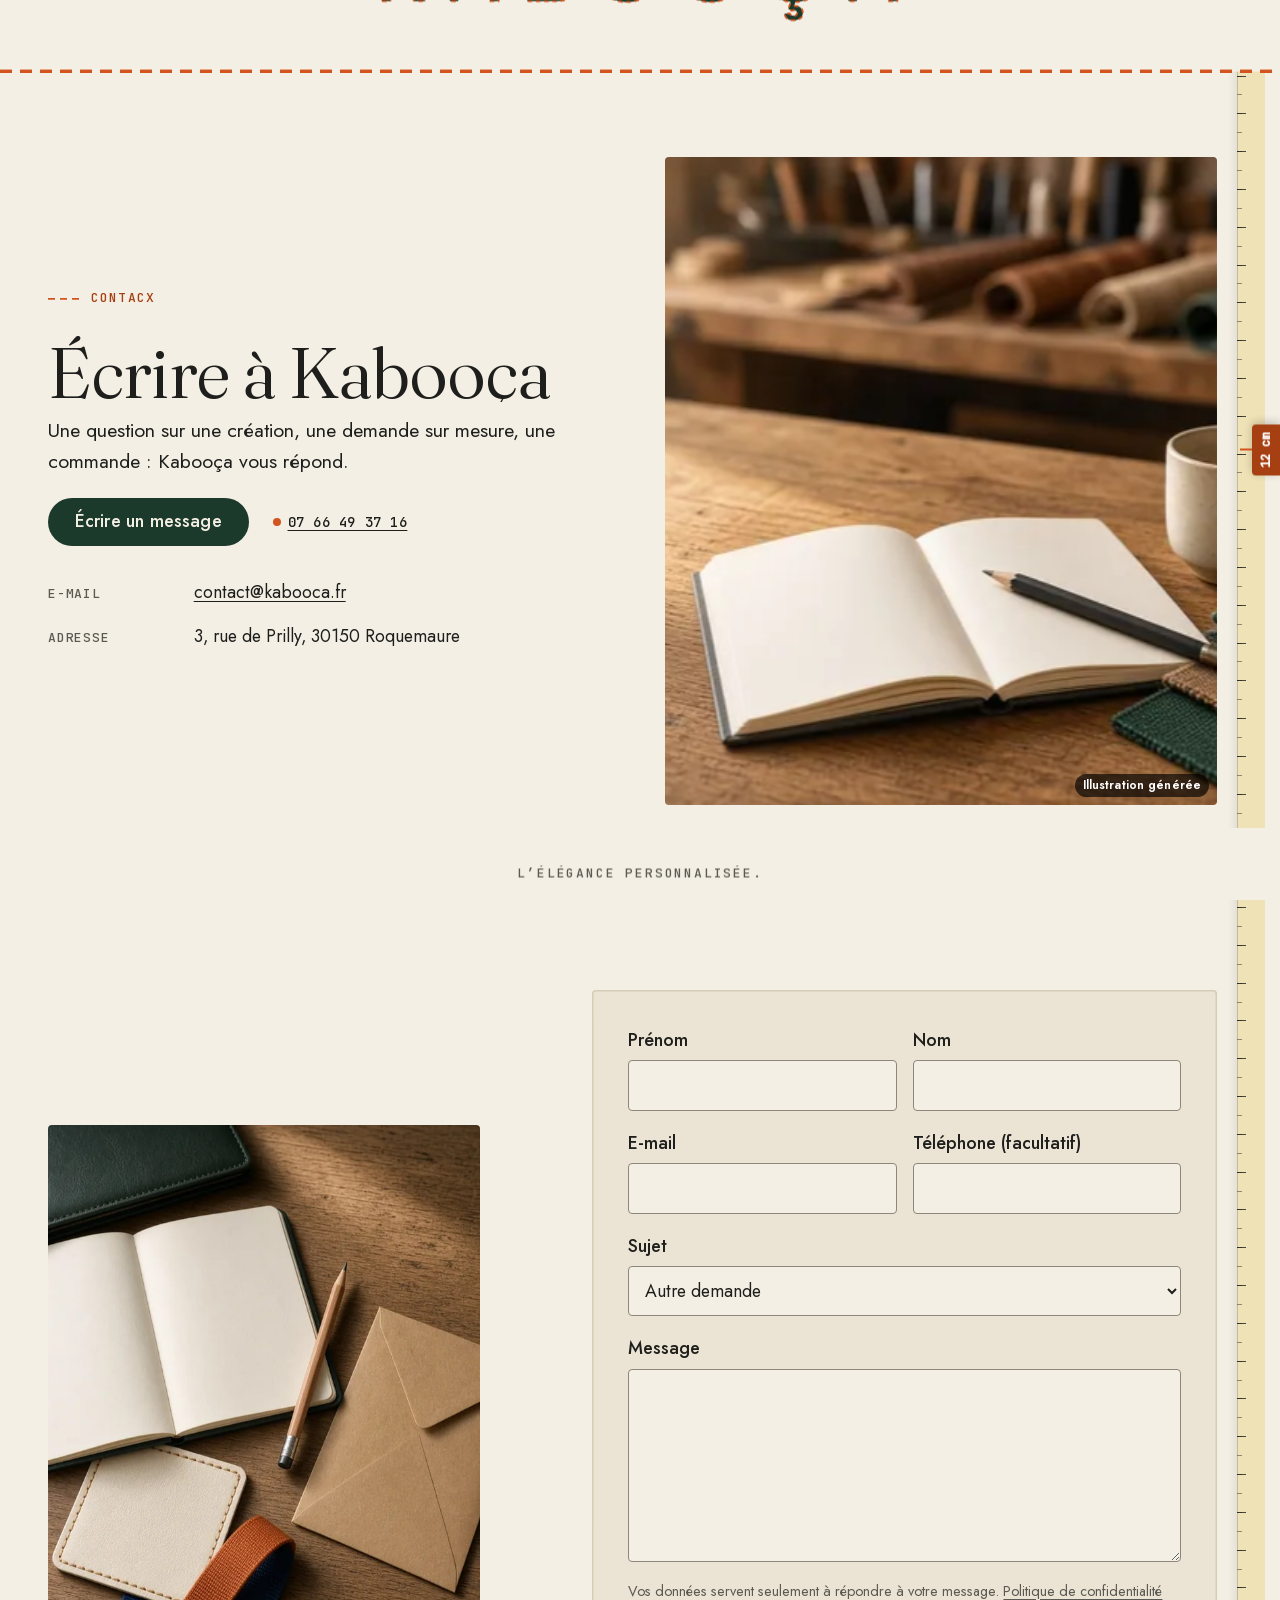
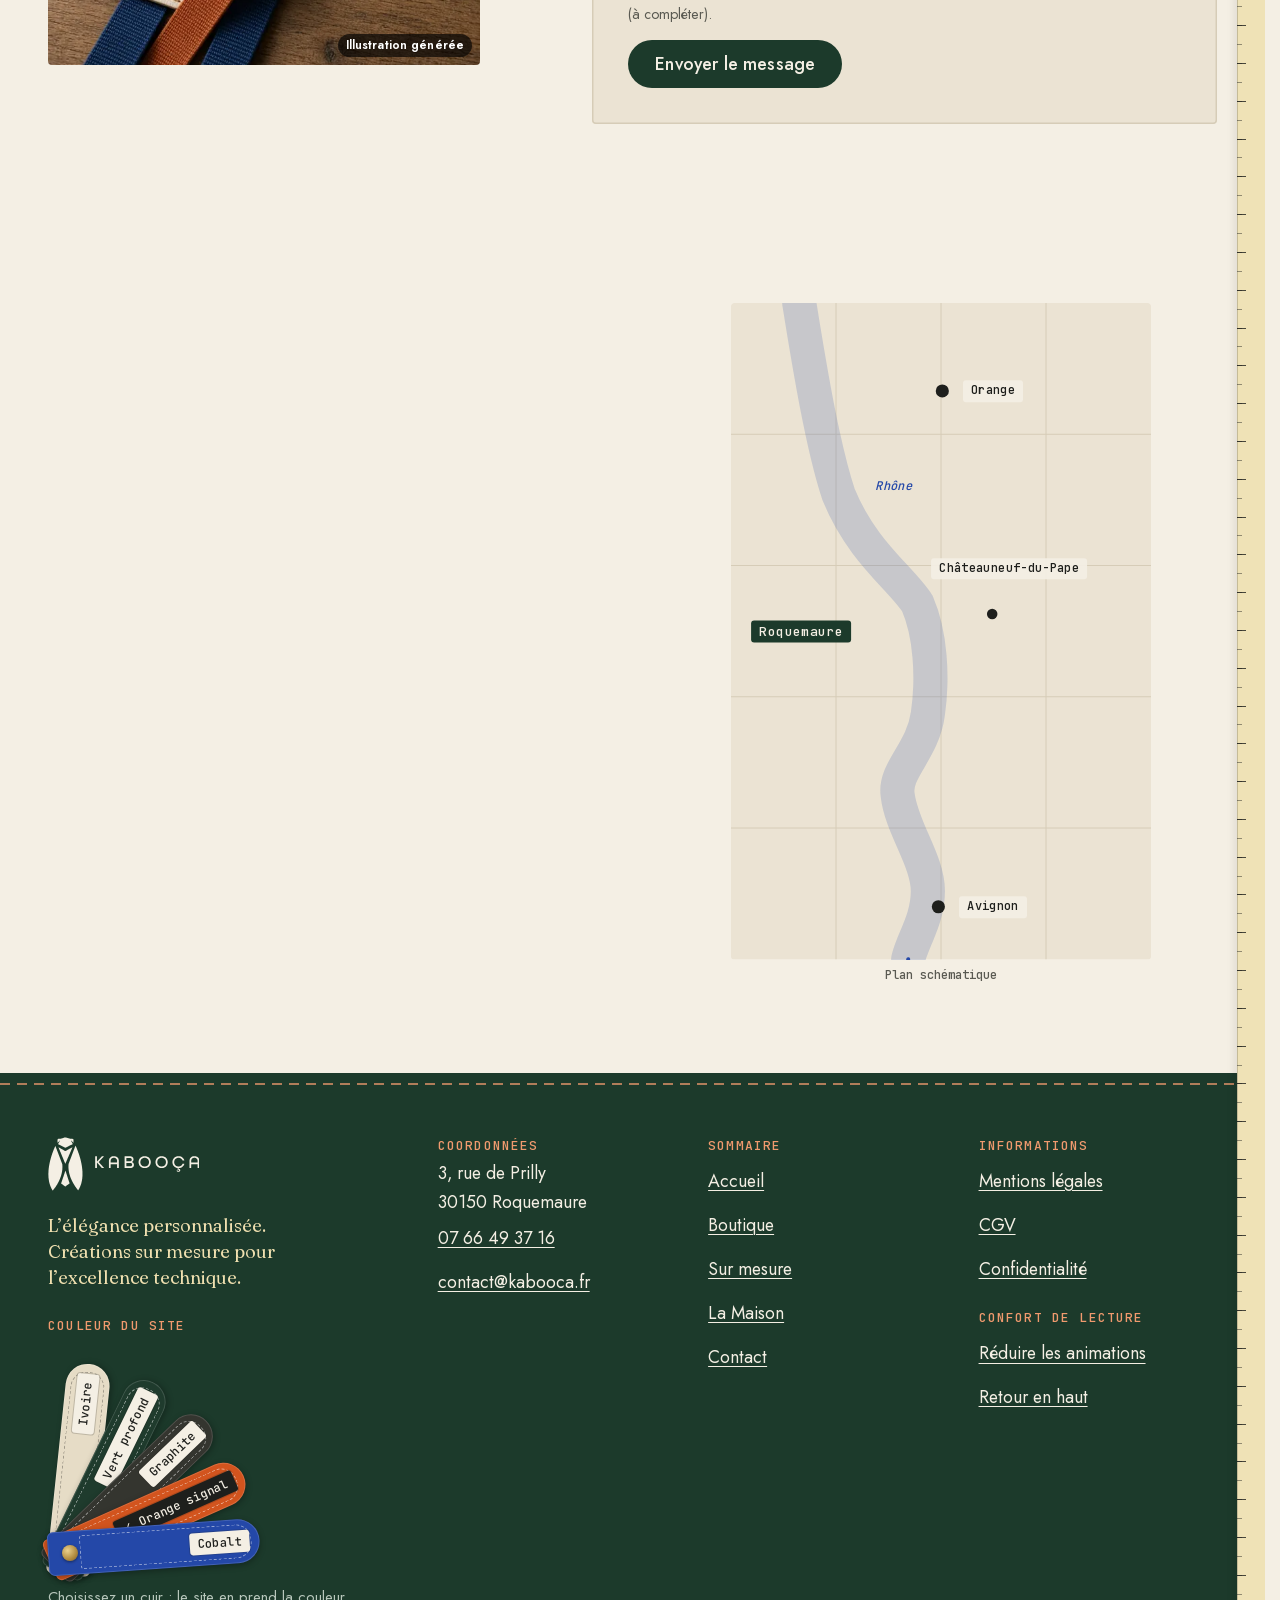
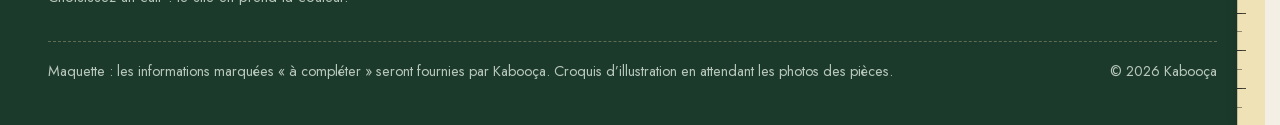
<file: contact.html>
<!doctype html>
<html lang="fr" data-v="4" data-page="contact">
<head>
<meta charset="utf-8">
<meta name="viewport" content="width=device-width, initial-scale=1, viewport-fit=cover">
<title>Contact : écrire à Kabooça, Roquemaure</title>
<meta name="description" content="Écrire ou appeler Kabooça : 07 66 49 37 16, contact@kabooca.fr, 3, rue de Prilly, 30150 Roquemaure.">
<meta name="robots" content="noindex, nofollow">
<link rel="canonical" href="https://kabooca-maquette.vercel.app/contact">
<style>:root{--fond:#F4EFE4;--texte:#1E1F1C;--voile-fond:#1C3A2B;--ouverture-fond:#F4EFE4;--menu-fond:#1C3A2B}:root { --entete-h: 72px; --barres-h: 0px; } html { background: var(--fond); color: var(--texte); scrollbar-gutter: stable; } body { margin: 0; background: var(--fond); } html.js:not(.calme):not(.secours):not([data-arrivee="retour"]) [data-anime] { opacity: 0; } html.js:not(.calme):not(.secours):not([data-arrivee="retour"]) [data-anime].vu { opacity: 1; } [data-voile] { position: fixed; inset: 0; z-index: 900; background: var(--voile-fond); transform: translateY(-112%); visibility: hidden; pointer-events: none; } html[data-arrivee="voile"]:not(.voile-leve):not(.calme):not(.secours) [data-voile] { transform: none; visibility: visible; } html.calme [data-voile], html.secours [data-voile] { visibility: hidden !important; } .ouverture-panneau { position: fixed; inset: 0; z-index: 850; display: none; place-content: center; justify-items: center; background: var(--ouverture-fond, var(--voile-fond)); color: var(--fond); text-align: center; } html.js[data-arrivee="intro"]:not(.calme):not(.secours):not(.intro-finie) .ouverture-panneau { display: grid; } html.defilement-bloque, html.defilement-bloque body, html.js[data-arrivee="intro"]:not(.calme):not(.secours):not(.intro-finie), html.js[data-arrivee="intro"]:not(.calme):not(.secours):not(.intro-finie) body, html[data-arrivee="voile"]:not(.voile-leve):not(.calme):not(.secours), html[data-arrivee="voile"]:not(.voile-leve):not(.calme):not(.secours) body { overflow: hidden; } html.js[data-arrivee="intro"]:not(.calme):not(.secours):not(.intro-finie) { background-color: var(--ouverture-fond, var(--voile-fond)); } html[data-arrivee="voile"]:not(.voile-leve):not(.calme):not(.secours) { background-color: var(--voile-fond); }</style>
<script>(function () {
var d = document.documentElement, ss = null, ls = null;
try { ss = window.sessionStorage; ls = window.localStorage; } catch (e) {}
d.classList.add('js');
var calme = false;
try { calme = !!ls && ls.getItem('socle:calme') === 'oui'; } catch (e) {}
if (!calme && window.matchMedia && matchMedia('(prefers-reduced-motion: reduce)').matches) calme = true;
if (calme) d.classList.add('calme');
var nav = performance.getEntriesByType ? performance.getEntriesByType('navigation')[0] : null;
var type = nav ? nav.type : 'navigate';
var depart = null;
try { depart = JSON.parse(ss.getItem('socle:depart') || 'null'); ss.removeItem('socle:depart'); } catch (e) {}
if (depart && !(Date.now() - depart.t < 15000)) depart = null;
var retourSection = false;
try { retourSection = !!ss.getItem('socle:calme-retour'); } catch (e) {}
var mode = type === 'back_forward' || retourSection ? 'retour' : type === 'reload' ? 'intro' : depart ? 'voile' : 'intro';
d.setAttribute('data-arrivee', mode);
if (mode === 'voile' && depart.couleur) d.style.setProperty('--voile-fond', depart.couleur);
if (type === 'reload' && 'scrollRestoration' in history) {
if (!retourSection) history.scrollRestoration = 'manual';
}
try {
var choisie = ls && ls.getItem('socle:langue');
var langue = (d.lang || '').slice(0, 2);
if (choisie && choisie !== langue && type === 'navigate' && !depart) {
var alt = document.querySelector('link[rel="alternate"][hreflang="' + choisie + '"]');
if (alt) location.replace(new URL(alt.href).pathname + location.search + location.hash);
}
} catch (e) {}
try {
var accent = ls && JSON.parse(ls.getItem('kabooca:accent') || 'null');
if (accent && /^(ivoire|vert|graphite|cobalt)$/.test(accent)) d.setAttribute('data-accent', accent);
} catch (e) {}
setTimeout(function () { if (!d.classList.contains('demarre')) d.classList.add('secours'); }, 2000);
})();</script>
<link rel="preload" href="/assets/fonts/fraunces.woff2" as="font" type="font/woff2" crossorigin>
<link rel="preload" href="/assets/fonts/jost.woff2" as="font" type="font/woff2" crossorigin>
<link rel="stylesheet" href="/assets/css/socle.css?v=4">
<link rel="stylesheet" href="/assets/css/site.css?v=4">
<link rel="modulepreload" href="/assets/js/site.js?v=4">
<link rel="modulepreload" href="/assets/js/socle/index.js?v=4">
<script src="/assets/vendor/gsap.min.js" defer></script>
<script src="/assets/vendor/ScrollTrigger.min.js" defer></script>
<script src="/assets/vendor/SplitText.min.js" defer></script>
<script type="module" src="/assets/js/site.js?v=4"></script>
<meta name="theme-color" content="#F4EFE4">
<link rel="icon" href="/assets/images/favicon.svg" type="image/svg+xml">
<link rel="apple-touch-icon" href="/assets/images/apple-touch-icon.png">
<meta property="og:type" content="website">
<meta property="og:site_name" content="Kabooça">
<meta property="og:locale" content="fr_FR">
<meta property="og:title" content="Contact : écrire à Kabooça, Roquemaure">
<meta property="og:description" content="Écrire ou appeler Kabooça : 07 66 49 37 16, contact@kabooca.fr, 3, rue de Prilly, 30150 Roquemaure.">
<meta property="og:url" content="https://kabooca-maquette.vercel.app/contact">
<meta property="og:image" content="https://kabooca-maquette.vercel.app/assets/partage/contact-fr.jpg">
<meta property="og:image:width" content="1200">
<meta property="og:image:height" content="630">
<meta property="og:image:alt" content="Comptoir d’atelier, carnet ouvert et échantillons de sangles">
<meta name="twitter:card" content="summary_large_image">
<script type="application/ld+json">{"@context":"https://schema.org","@type":"Store","name":"Kabooça","url":"https://kabooca-maquette.vercel.app/","logo":"https://kabooca-maquette.vercel.app/assets/images/apple-touch-icon.png","slogan":"L’élégance personnalisée","description":"Boutique d’accessoires de luxe spécialisée dans les sacs et articles de la Légion étrangère : sacs et accessoires personnalisés, alliant esthétique technique et design coloré.","telephone":"+33766493716","email":"contact@kabooca.fr","address":{"@type":"PostalAddress","streetAddress":"3, rue de Prilly","postalCode":"30150","addressLocality":"Roquemaure","addressCountry":"FR"}}</script>
<script type="application/json" id="textes-js">{"panier":{"titre":"Votre panier","vide":"Votre panier est vide.","voirBoutique":"Voir les créations","quantite":"Quantité","moins":"Retirer un exemplaire de {nom}","plus":"Ajouter un exemplaire de {nom}","retirer":"Retirer {nom} du panier","retirerCourt":"Retirer","total":"Total TTC","noteTotal":"Les prix TTC s’afficheront ici dès qu’ils seront fournis par Kabooça.","paiement":"Moyens de paiement : à compléter.","commander":"Commander (simulé)","commandeFaite":"Commande simulée : rien n’a été envoyé et rien n’a été payé. Votre panier a été vidé.","ajoute":"{nom} ajouté au panier.","nombre":"{n} article{s} dans le panier","fermer":"Fermer le panier"},"visionneuse":{"titre":"Détails en grand","precedent":"Image précédente","suivant":"Image suivante","fermer":"Fermer","position":"{n} sur {total}"},"catalogue":{"titre":"Le catalogue","recherche":"Rechercher une création","rechercheAide":"Nom, catégorie ou mot-clé","filtres":"Filtrer par catégorie","toutes":"Toutes","resultats":"{n} création{s}","aucun":"Aucune création ne correspond à cette recherche.","effacer":"Effacer la recherche","ajouter":"Ajouter au panier","fiche":"Voir la fiche","creer":"Créer sur mesure","note":"Croquis d’illustration en attendant les photos des pièces. Prix, matières et dimensions à compléter."},"configurateur":{"titre":"Votre création","etapes":"Étapes de la création","etape":"Étape {n} sur 4","e1":"Le modèle","e1Texte":"Choisissez la base de votre pièce.","autre":"Une autre création","autreTexte":"Une idée à vous, à décrire à l’étape 4.","e2":"Les couleurs","e2Texte":"Essayez les teintes sur le croquis.","corps":"Corps","sangle":"Sangle","fil":"Fil des coutures","e3":"Le marquage","e3Texte":"Des initiales, un nom, une date : dites-nous ce que vous imaginez.","initiales":"Initiales (facultatif)","initialesAide":"Trois lettres dans cette maquette, affichées sur la pastille du croquis ; nombre réel à confirmer.","idee":"Votre idée de marquage (facultatif)","e4":"Vos coordonnées","e4Texte":"Kabooça vous recontacte pour le devis.","prenom":"Prénom","nom":"Nom","email":"E-mail","tel":"Téléphone (facultatif)","message":"Votre projet (facultatif)","suivant":"Étape suivante","precedent":"Étape précédente","envoyer":"Envoyer ma demande","envoye":"Demande simulée : rien n’a été envoyé. Sur le site final, votre création partira vers Kabooça, qui vous recontactera pour le devis.","recap":"Récapitulatif","recapModele":"Modèle","recapCouleurs":"Couleurs","recapMarquage":"Marquage","recapAucun":"aucun","retractation":"Pièce personnalisée : pas de droit de rétractation (article L221-28, 3°, du Code de la consommation). Conditions à confirmer dans les CGV.","donnees":"Vos données servent seulement à répondre à votre demande de création. \u003ca href=\"/confidentialite\">Politique de confidentialité\u003c/a> (à compléter).","altMarquage":"Écusson de cuir vierge, tambour à broder et poinçons en laiton","altCouleurs":"Éventail d’échantillons de cuir ivoire, vert, graphite, orange et cobalt"},"eclatee":{"surtitre":"Pièce par pièce","titre":"Le design technique, dessiné à plat","texte":"Un sac, c’est une somme de pièces : sangle, rabat, corps, soufflets, languettes et boucles. C’est là que se joue l’alliance de la technique et de la couleur.","note":"Croquis d’illustration : les options réelles de personnalisation sont à confirmer avec Kabooça.","legende":"Les pièces du croquis","fin":"Une pièce, vos couleurs.","alt":"Patron de cuir ivoire, règle, alène et bobine de fil orange sur un tapis de coupe vert","assembler":"Réassembler le croquis","eclater":"Éclater le croquis","essayer":"Essayer vos couleurs"},"croquis":{"sangle":"Sangle","rabat":"Rabat","corps":"Corps","soufflet":"Soufflet","languette":"Languettes et boucles","couture":"Coutures","largeur":"Largeur","hauteur":"Hauteur","profondeur":"Profondeur"},"produits":{"sac-de-commandement":{"nom":"Sac de Commandement","croquis":"besace","categorie":"sacs","fiche":"/boutique/sac-de-commandement"},"accessoires-de-precision":{"nom":"Accessoires de Précision","croquis":"accessoires","categorie":"accessoires","fiche":"/boutique/accessoires-de-precision"},"sacs-legion-etrangere":{"nom":"Sacs de Légion Étrangère","croquis":"sac-a-dos","categorie":"sacs","fiche":"/boutique/sacs-legion-etrangere"},"creations-sur-mesure":{"nom":"Créations Sur Mesure","croquis":"patron","categorie":"personnalises","fiche":null}},"teintes":{"ivoire":{"nom":"Ivoire","hex":"#E6DCC6"},"vert":{"nom":"Vert profond","hex":"#1F3B2D"},"graphite":{"nom":"Graphite","hex":"#34352F"},"orange":{"nom":"Orange signal","hex":"#D2541E"},"cobalt":{"nom":"Cobalt","hex":"#2448A8"}}}</script>
</head>
<body id="haut">
<svg class="definitions" width="0" height="0" aria-hidden="true" focusable="false"><defs>
<symbol id="logo-embleme" viewBox="196.5 -1.2 185.5 287.0"><path fill-rule="evenodd" d="M289.5,177.8 L288.8,178.5 L287.8,182.2 L286.0,186.7 L285.8,188.0 L285.0,189.7 L284.8,191.0 L284.0,192.7 L283.8,194.0 L283.0,195.7 L282.8,197.0 L282.0,198.7 L281.8,200.0 L281.2,201.2 L280.8,202.8 L280.2,203.8 L280.0,205.2 L279.2,206.8 L279.0,208.2 L278.2,209.8 L277.8,211.7 L277.2,212.8 L276.8,214.7 L276.2,215.8 L275.8,217.3 L275.2,218.7 L274.8,220.3 L274.2,221.7 L273.8,223.3 L273.2,224.7 L272.8,226.2 L272.0,228.0 L271.8,229.2 L271.0,231.0 L270.8,232.2 L270.2,233.2 L269.8,235.0 L269.2,236.2 L268.8,237.8 L268.2,239.0 L267.8,240.7 L267.2,241.8 L266.8,243.3 L266.0,245.2 L266.3,245.8 L268.5,247.2 L271.3,249.5 L272.3,250.0 L274.5,251.8 L275.0,252.0 L288.0,261.7 L288.8,261.7 L290.2,260.8 L291.0,260.0 L294.3,257.8 L295.2,257.0 L301.3,252.8 L302.2,252.0 L308.3,247.8 L311.3,245.5 L311.3,244.8 L310.8,243.8 L310.7,242.7 L310.0,241.3 L309.7,239.7 L309.0,238.3 L308.7,236.7 L308.0,235.3 L307.7,233.7 L307.0,232.3 L306.7,230.7 L306.0,229.3 L305.7,227.7 L304.8,225.8 L304.8,225.0 L304.0,223.2 L303.8,222.0 L303.0,220.2 L302.7,218.5 L302.0,217.2 L301.8,215.7 L301.0,214.0 L300.7,212.2 L300.0,211.0 L299.7,209.0 L298.8,207.2 L298.7,205.8 L297.8,204.2 L297.7,202.7 L297.0,201.3 L296.7,199.7 L295.8,197.8 L294.8,194.0 L294.0,192.2 L293.8,190.8 L293.0,189.0 L292.8,187.7 L292.0,186.0 L291.7,184.0 L290.8,182.2 L290.7,180.8 L290.0,179.7 L289.8,178.2Z M326.2,53.8 L325.0,54.0 L324.0,54.8 L322.8,55.2 L320.5,56.7 L319.2,57.2 L318.2,58.0 L317.3,58.2 L316.5,58.8 L313.3,60.3 L311.0,61.8 L306.0,64.3 L305.5,64.8 L304.3,65.2 L303.8,65.7 L300.7,67.2 L300.2,67.7 L298.8,68.2 L298.0,68.8 L294.8,70.3 L294.3,70.8 L293.3,71.2 L292.5,71.8 L291.5,72.2 L289.0,73.7 L288.2,73.7 L286.8,73.0 L285.5,72.0 L284.8,71.8 L284.0,71.2 L281.0,69.7 L280.5,69.2 L279.5,68.8 L277.0,67.2 L274.2,65.8 L273.5,65.2 L272.7,65.0 L271.7,64.2 L270.3,63.7 L269.8,63.2 L268.8,62.8 L266.3,61.2 L265.3,60.8 L262.5,59.0 L260.0,57.8 L257.5,56.2 L254.7,54.8 L254.0,54.2 L253.0,53.8 L252.5,54.0 L252.7,55.0 L253.8,57.3 L254.0,58.3 L254.8,59.7 L255.2,61.2 L256.0,62.5 L256.2,63.5 L257.8,67.0 L258.0,68.0 L258.8,69.3 L259.2,70.8 L260.0,72.2 L260.2,73.2 L260.8,74.2 L261.2,75.5 L262.0,77.0 L262.2,78.0 L262.8,79.0 L264.2,82.8 L264.8,83.8 L265.0,84.8 L265.8,86.2 L266.2,87.7 L267.8,91.0 L268.2,92.5 L269.0,93.8 L269.2,94.8 L269.8,95.8 L270.0,96.8 L270.8,98.3 L271.0,99.3 L271.8,100.7 L272.2,102.2 L273.0,103.5 L273.0,104.0 L274.0,106.0 L274.2,107.0 L275.8,110.3 L276.2,111.8 L277.0,113.2 L277.0,113.7 L277.8,115.2 L278.2,116.7 L279.0,118.0 L279.2,119.0 L279.8,120.0 L281.2,123.8 L281.8,124.8 L282.0,125.8 L282.8,127.3 L283.2,128.7 L283.8,129.7 L284.0,130.7 L284.8,132.0 L285.2,133.5 L286.0,134.8 L286.2,135.8 L287.8,139.3 L288.0,140.5 L288.3,140.8 L289.0,140.3 L289.7,139.2 L289.8,138.2 L290.7,136.8 L292.0,133.2 L292.8,131.8 L293.0,130.8 L293.7,129.8 L293.8,129.0 L294.8,127.2 L296.0,124.0 L296.7,123.0 L296.8,122.0 L297.7,120.7 L299.0,117.0 L299.8,115.7 L300.0,114.7 L300.8,113.3 L301.0,112.3 L302.7,109.2 L302.8,108.2 L303.7,106.8 L304.0,105.5 L304.7,104.5 L304.8,103.5 L305.8,101.8 L306.0,100.8 L306.7,99.8 L308.0,96.2 L309.7,93.0 L309.8,92.0 L310.7,90.7 L311.0,89.3 L312.7,86.0 L313.0,84.7 L313.8,83.3 L314.0,82.3 L314.8,81.0 L315.0,80.0 L316.7,76.8 L317.0,75.5 L317.7,74.5 L317.8,73.5 L318.7,72.2 L318.8,71.2 L319.7,69.8 L321.0,66.2 L321.8,64.8 L322.0,63.8 L322.7,62.8 L324.0,59.2 L325.7,56.0 L326.2,54.7Z M235.8,47.2 L235.3,47.2 L235.0,47.5 L235.0,48.0 L234.2,49.3 L233.8,50.7 L231.2,56.0 L229.8,59.7 L228.2,63.0 L227.8,64.3 L227.2,65.5 L224.8,71.8 L224.2,73.0 L223.8,74.3 L223.0,76.0 L222.8,77.2 L222.2,78.2 L221.8,79.8 L221.2,80.8 L220.8,82.5 L220.2,83.7 L219.8,85.3 L219.0,87.0 L218.8,88.2 L218.2,89.5 L217.8,91.2 L217.2,92.5 L216.8,94.2 L215.2,98.5 L215.0,99.8 L214.2,101.7 L214.0,103.2 L213.2,105.0 L212.8,107.0 L212.5,107.5 L212.0,109.0 L212.0,109.8 L211.2,111.8 L210.8,114.2 L210.2,115.5 L209.8,117.8 L209.2,119.3 L209.0,120.8 L208.3,122.7 L207.7,126.2 L207.2,127.2 L207.0,129.2 L206.2,131.5 L205.8,134.3 L205.0,137.0 L204.8,139.0 L204.0,142.0 L203.8,144.3 L203.2,146.2 L203.0,148.7 L202.0,153.0 L202.0,154.8 L201.2,158.5 L200.8,163.5 L200.5,164.3 L200.5,165.5 L200.2,166.2 L199.8,172.7 L199.5,173.5 L199.5,175.7 L199.2,176.5 L198.8,189.7 L198.5,190.5 L198.5,201.7 L198.8,202.5 L199.0,212.3 L199.5,217.5 L199.8,218.3 L200.2,223.7 L200.8,226.3 L201.2,230.3 L201.8,232.5 L202.0,234.8 L202.8,237.5 L203.2,240.2 L203.8,241.7 L204.2,244.2 L204.8,245.7 L205.2,247.8 L205.8,249.2 L206.2,251.2 L206.8,252.5 L207.2,254.2 L208.0,256.0 L208.2,257.2 L208.8,258.2 L209.2,259.8 L209.8,260.8 L210.0,261.8 L210.8,263.3 L211.2,264.7 L212.0,266.0 L212.2,267.0 L212.8,267.8 L213.2,269.2 L215.3,273.5 L216.8,275.8 L218.2,278.7 L219.0,279.7 L219.2,280.3 L221.3,283.7 L223.5,281.7 L225.8,278.5 L228.5,275.5 L233.0,269.2 L233.8,268.3 L237.2,263.2 L238.7,261.3 L238.8,260.7 L240.7,258.2 L243.0,254.2 L243.7,253.5 L244.0,252.5 L244.5,252.0 L245.0,250.8 L246.7,248.3 L247.0,247.3 L248.8,244.5 L249.0,243.8 L249.7,243.0 L250.0,241.8 L251.5,239.5 L255.7,231.2 L256.0,229.8 L256.7,229.0 L257.0,227.7 L257.8,226.3 L258.0,225.5 L258.7,224.5 L259.0,223.0 L260.7,219.7 L261.0,218.2 L261.7,217.0 L262.0,215.5 L263.7,211.7 L264.0,209.8 L264.7,208.7 L265.0,206.8 L265.7,205.7 L266.0,203.7 L266.5,202.8 L266.8,200.8 L267.7,198.8 L267.8,197.2 L268.8,194.2 L268.8,193.2 L269.8,189.8 L270.0,187.8 L270.8,184.8 L270.8,183.5 L271.2,181.7 L271.5,181.0 L272.0,175.3 L272.7,172.3 L272.7,170.0 L272.8,169.8 L273.0,161.0 L273.3,159.8 L273.3,155.0 L273.0,153.8 L273.0,148.5 L272.8,148.3 L272.7,143.5 L272.0,142.3 L270.7,138.2 L270.0,137.2 L269.8,136.0 L269.0,134.3 L268.7,132.8 L268.0,131.8 L267.7,130.3 L267.0,129.2 L265.7,125.0 L263.8,120.8 L263.7,119.7 L263.0,118.7 L262.7,117.0 L262.0,116.0 L261.7,114.5 L261.0,113.3 L259.7,109.2 L259.0,108.2 L258.8,107.0 L258.0,105.3 L257.7,103.8 L257.0,102.8 L256.7,101.3 L256.0,100.2 L254.7,96.0 L252.8,91.8 L252.7,90.7 L252.0,89.7 L251.7,88.0 L251.0,87.0 L250.7,85.5 L250.0,84.3 L248.7,80.2 L248.0,79.2 L247.8,78.0 L247.0,76.3 L246.7,74.8 L246.0,73.8 L245.7,72.3 L245.0,71.2 L243.7,67.0 L241.8,62.8 L241.7,61.7 L241.0,60.7 L240.7,59.0 L240.0,58.0 L239.7,56.5 L239.0,55.3 L237.7,51.2 L237.0,50.2 L236.8,49.0Z M342.3,45.3 L341.8,47.2 L340.8,49.5 L340.8,50.0 L340.2,51.0 L339.8,52.5 L339.2,53.7 L337.8,57.8 L336.0,62.0 L335.8,63.2 L335.2,64.2 L334.8,65.8 L334.2,66.8 L333.8,68.3 L333.2,69.5 L331.8,73.7 L331.2,74.7 L331.0,75.8 L330.3,77.0 L329.8,79.0 L329.2,80.0 L328.8,81.5 L328.2,82.7 L326.8,86.8 L325.0,91.0 L324.8,92.2 L324.2,93.2 L323.8,94.8 L323.2,95.8 L322.8,97.3 L322.2,98.5 L320.8,102.7 L320.2,103.7 L320.0,104.8 L319.3,106.0 L318.8,108.0 L318.2,109.0 L317.8,110.5 L317.2,111.7 L315.8,115.8 L314.0,120.0 L313.8,121.2 L313.2,122.2 L312.8,123.8 L312.2,124.8 L311.8,126.3 L311.2,127.5 L309.8,131.7 L309.2,132.7 L309.0,133.8 L308.3,135.0 L307.8,137.0 L307.2,138.0 L306.8,139.5 L306.2,140.7 L305.8,142.0 L305.8,144.3 L305.5,145.2 L305.5,148.3 L305.2,149.2 L305.2,162.7 L305.5,163.3 L305.5,166.5 L305.8,167.3 L306.2,173.8 L306.8,176.5 L307.0,179.8 L307.7,182.2 L308.2,186.0 L309.0,188.8 L309.0,189.8 L309.8,192.3 L310.0,194.2 L310.7,195.7 L311.0,197.8 L311.8,199.8 L312.2,202.0 L313.0,203.7 L313.2,205.2 L313.8,206.5 L314.2,208.2 L314.8,209.5 L315.2,211.0 L315.8,212.2 L316.2,213.7 L316.8,214.8 L317.2,216.3 L317.8,217.5 L318.2,218.8 L318.8,219.8 L319.0,220.8 L319.8,222.3 L320.2,223.7 L321.0,225.0 L321.2,225.8 L322.8,229.0 L323.0,229.8 L327.3,238.5 L328.8,240.8 L329.2,242.0 L338.0,256.8 L343.0,264.3 L343.8,265.2 L345.2,267.3 L347.0,269.5 L349.2,272.7 L356.0,281.2 L356.8,281.7 L357.7,281.2 L360.0,277.0 L360.5,276.5 L361.2,275.0 L361.7,274.5 L361.8,273.7 L363.5,271.0 L364.8,268.3 L365.0,267.3 L365.8,266.2 L367.0,263.0 L367.7,262.0 L367.8,261.0 L368.7,259.5 L369.0,258.0 L369.7,257.0 L370.0,255.5 L370.7,254.2 L371.0,252.5 L371.7,251.2 L372.0,249.5 L372.7,248.2 L372.8,246.7 L373.8,244.0 L373.8,243.2 L374.7,240.8 L374.8,239.2 L375.8,235.8 L376.0,233.8 L376.8,230.8 L377.0,228.5 L377.7,226.3 L377.8,223.2 L378.7,218.8 L379.0,212.3 L379.3,211.5 L379.3,209.0 L379.7,208.0 L379.7,203.8 L379.8,203.7 L379.7,180.2 L379.3,179.5 L379.3,176.5 L379.0,175.7 L378.8,170.2 L378.0,164.8 L377.8,161.2 L377.0,156.8 L376.5,151.8 L376.0,150.5 L375.5,145.8 L374.8,143.7 L374.7,141.2 L374.0,139.3 L373.8,137.0 L372.8,133.7 L372.8,132.5 L372.0,129.8 L371.8,128.0 L370.8,124.8 L370.8,123.7 L370.0,121.3 L369.7,119.0 L369.0,117.5 L368.5,114.7 L367.8,113.2 L367.7,111.7 L367.0,110.2 L366.7,108.0 L365.8,106.2 L365.8,105.3 L365.0,103.2 L364.8,101.8 L364.0,100.0 L363.8,98.7 L362.8,96.2 L362.7,94.8 L361.8,93.2 L361.7,91.8 L360.8,90.2 L360.7,88.8 L359.8,87.2 L359.7,85.8 L358.0,82.0 L357.8,80.8 L357.0,79.2 L356.8,78.0 L356.0,76.3 L355.7,74.8 L355.0,73.8 L354.7,72.2 L354.0,71.2 L353.7,69.7 L353.0,68.7 L352.7,67.2 L352.0,66.2 L351.7,64.7 L351.0,63.7 L350.7,62.2 L349.8,60.8 L349.8,60.3 L349.0,58.8 L348.8,57.8 L348.0,56.5 L347.8,55.5 L346.8,53.8 L346.7,52.8 L346.0,52.0 L345.8,51.0 L344.8,49.3 L343.7,46.3 L343.0,45.5Z M330.2,10.0 L328.8,9.0 L325.3,8.2 L313.7,8.0 L311.2,7.0 L309.7,6.8 L307.8,6.0 L307.0,6.0 L305.2,5.2 L303.7,5.0 L301.8,4.2 L299.8,3.8 L298.0,3.0 L296.7,2.8 L292.0,1.2 L290.2,0.8 L287.3,0.8 L285.7,1.2 L284.3,1.8 L283.0,2.0 L281.2,2.8 L279.8,3.0 L278.0,3.8 L276.2,4.2 L274.8,4.8 L272.8,5.2 L271.7,5.8 L269.7,6.2 L268.3,6.8 L266.7,7.2 L264.5,8.0 L253.8,8.2 L252.8,8.5 L251.5,8.5 L249.7,9.3 L248.2,10.7 L247.0,13.2 L247.0,28.7 L247.2,29.0 L247.7,29.0 L249.3,27.2 L250.5,26.5 L252.2,24.7 L253.3,23.8 L259.3,18.0 L259.7,18.0 L260.0,18.5 L259.8,19.0 L257.2,23.3 L256.8,24.3 L256.3,24.8 L255.8,26.2 L255.3,26.7 L254.8,28.0 L253.0,30.8 L252.8,31.5 L252.2,32.3 L251.8,33.3 L251.3,33.8 L250.8,35.2 L250.2,35.8 L250.0,36.5 L251.3,37.5 L270.0,46.8 L271.0,47.0 L271.8,47.7 L273.0,48.0 L273.8,48.7 L275.0,49.0 L275.8,49.7 L277.0,50.0 L277.8,50.7 L279.0,51.0 L279.8,51.7 L281.0,52.0 L281.8,52.7 L283.0,53.0 L283.8,53.7 L285.0,54.0 L285.8,54.7 L287.0,55.0 L287.8,55.7 L289.0,55.8 L300.7,50.0 L302.0,49.7 L302.8,49.0 L304.0,48.7 L304.8,48.0 L306.0,47.7 L306.8,47.0 L309.8,45.8 L315.5,42.8 L318.2,41.8 L319.3,41.0 L320.2,40.8 L321.3,40.0 L322.5,39.7 L323.3,39.0 L324.7,38.7 L327.0,37.5 L328.2,36.5 L319.0,18.2 L319.5,17.7 L320.3,18.5 L321.3,19.0 L331.2,28.8 L331.8,28.8 L332.0,28.7 L332.0,13.8 L331.8,12.5Z"/></symbol>
<symbol id="logo-corps" viewBox="196.5 -1.2 185.5 287.0"><path fill-rule="evenodd" d="M289.5,177.8 L288.8,178.5 L287.8,182.2 L286.0,186.7 L285.8,188.0 L285.0,189.7 L284.8,191.0 L284.0,192.7 L283.8,194.0 L283.0,195.7 L282.8,197.0 L282.0,198.7 L281.8,200.0 L281.2,201.2 L280.8,202.8 L280.2,203.8 L280.0,205.2 L279.2,206.8 L279.0,208.2 L278.2,209.8 L277.8,211.7 L277.2,212.8 L276.8,214.7 L276.2,215.8 L275.8,217.3 L275.2,218.7 L274.8,220.3 L274.2,221.7 L273.8,223.3 L273.2,224.7 L272.8,226.2 L272.0,228.0 L271.8,229.2 L271.0,231.0 L270.8,232.2 L270.2,233.2 L269.8,235.0 L269.2,236.2 L268.8,237.8 L268.2,239.0 L267.8,240.7 L267.2,241.8 L266.8,243.3 L266.0,245.2 L266.3,245.8 L268.5,247.2 L271.3,249.5 L272.3,250.0 L274.5,251.8 L275.0,252.0 L288.0,261.7 L288.8,261.7 L290.2,260.8 L291.0,260.0 L294.3,257.8 L295.2,257.0 L301.3,252.8 L302.2,252.0 L308.3,247.8 L311.3,245.5 L311.3,244.8 L310.8,243.8 L310.7,242.7 L310.0,241.3 L309.7,239.7 L309.0,238.3 L308.7,236.7 L308.0,235.3 L307.7,233.7 L307.0,232.3 L306.7,230.7 L306.0,229.3 L305.7,227.7 L304.8,225.8 L304.8,225.0 L304.0,223.2 L303.8,222.0 L303.0,220.2 L302.7,218.5 L302.0,217.2 L301.8,215.7 L301.0,214.0 L300.7,212.2 L300.0,211.0 L299.7,209.0 L298.8,207.2 L298.7,205.8 L297.8,204.2 L297.7,202.7 L297.0,201.3 L296.7,199.7 L295.8,197.8 L294.8,194.0 L294.0,192.2 L293.8,190.8 L293.0,189.0 L292.8,187.7 L292.0,186.0 L291.7,184.0 L290.8,182.2 L290.7,180.8 L290.0,179.7 L289.8,178.2Z  M326.2,53.8 L325.0,54.0 L324.0,54.8 L322.8,55.2 L320.5,56.7 L319.2,57.2 L318.2,58.0 L317.3,58.2 L316.5,58.8 L313.3,60.3 L311.0,61.8 L306.0,64.3 L305.5,64.8 L304.3,65.2 L303.8,65.7 L300.7,67.2 L300.2,67.7 L298.8,68.2 L298.0,68.8 L294.8,70.3 L294.3,70.8 L293.3,71.2 L292.5,71.8 L291.5,72.2 L289.0,73.7 L288.2,73.7 L286.8,73.0 L285.5,72.0 L284.8,71.8 L284.0,71.2 L281.0,69.7 L280.5,69.2 L279.5,68.8 L277.0,67.2 L274.2,65.8 L273.5,65.2 L272.7,65.0 L271.7,64.2 L270.3,63.7 L269.8,63.2 L268.8,62.8 L266.3,61.2 L265.3,60.8 L262.5,59.0 L260.0,57.8 L257.5,56.2 L254.7,54.8 L254.0,54.2 L253.0,53.8 L252.5,54.0 L252.7,55.0 L253.8,57.3 L254.0,58.3 L254.8,59.7 L255.2,61.2 L256.0,62.5 L256.2,63.5 L257.8,67.0 L258.0,68.0 L258.8,69.3 L259.2,70.8 L260.0,72.2 L260.2,73.2 L260.8,74.2 L261.2,75.5 L262.0,77.0 L262.2,78.0 L262.8,79.0 L264.2,82.8 L264.8,83.8 L265.0,84.8 L265.8,86.2 L266.2,87.7 L267.8,91.0 L268.2,92.5 L269.0,93.8 L269.2,94.8 L269.8,95.8 L270.0,96.8 L270.8,98.3 L271.0,99.3 L271.8,100.7 L272.2,102.2 L273.0,103.5 L273.0,104.0 L274.0,106.0 L274.2,107.0 L275.8,110.3 L276.2,111.8 L277.0,113.2 L277.0,113.7 L277.8,115.2 L278.2,116.7 L279.0,118.0 L279.2,119.0 L279.8,120.0 L281.2,123.8 L281.8,124.8 L282.0,125.8 L282.8,127.3 L283.2,128.7 L283.8,129.7 L284.0,130.7 L284.8,132.0 L285.2,133.5 L286.0,134.8 L286.2,135.8 L287.8,139.3 L288.0,140.5 L288.3,140.8 L289.0,140.3 L289.7,139.2 L289.8,138.2 L290.7,136.8 L292.0,133.2 L292.8,131.8 L293.0,130.8 L293.7,129.8 L293.8,129.0 L294.8,127.2 L296.0,124.0 L296.7,123.0 L296.8,122.0 L297.7,120.7 L299.0,117.0 L299.8,115.7 L300.0,114.7 L300.8,113.3 L301.0,112.3 L302.7,109.2 L302.8,108.2 L303.7,106.8 L304.0,105.5 L304.7,104.5 L304.8,103.5 L305.8,101.8 L306.0,100.8 L306.7,99.8 L308.0,96.2 L309.7,93.0 L309.8,92.0 L310.7,90.7 L311.0,89.3 L312.7,86.0 L313.0,84.7 L313.8,83.3 L314.0,82.3 L314.8,81.0 L315.0,80.0 L316.7,76.8 L317.0,75.5 L317.7,74.5 L317.8,73.5 L318.7,72.2 L318.8,71.2 L319.7,69.8 L321.0,66.2 L321.8,64.8 L322.0,63.8 L322.7,62.8 L324.0,59.2 L325.7,56.0 L326.2,54.7Z  M330.2,10.0 L328.8,9.0 L325.3,8.2 L313.7,8.0 L311.2,7.0 L309.7,6.8 L307.8,6.0 L307.0,6.0 L305.2,5.2 L303.7,5.0 L301.8,4.2 L299.8,3.8 L298.0,3.0 L296.7,2.8 L292.0,1.2 L290.2,0.8 L287.3,0.8 L285.7,1.2 L284.3,1.8 L283.0,2.0 L281.2,2.8 L279.8,3.0 L278.0,3.8 L276.2,4.2 L274.8,4.8 L272.8,5.2 L271.7,5.8 L269.7,6.2 L268.3,6.8 L266.7,7.2 L264.5,8.0 L253.8,8.2 L252.8,8.5 L251.5,8.5 L249.7,9.3 L248.2,10.7 L247.0,13.2 L247.0,28.7 L247.2,29.0 L247.7,29.0 L249.3,27.2 L250.5,26.5 L252.2,24.7 L253.3,23.8 L259.3,18.0 L259.7,18.0 L260.0,18.5 L259.8,19.0 L257.2,23.3 L256.8,24.3 L256.3,24.8 L255.8,26.2 L255.3,26.7 L254.8,28.0 L253.0,30.8 L252.8,31.5 L252.2,32.3 L251.8,33.3 L251.3,33.8 L250.8,35.2 L250.2,35.8 L250.0,36.5 L251.3,37.5 L270.0,46.8 L271.0,47.0 L271.8,47.7 L273.0,48.0 L273.8,48.7 L275.0,49.0 L275.8,49.7 L277.0,50.0 L277.8,50.7 L279.0,51.0 L279.8,51.7 L281.0,52.0 L281.8,52.7 L283.0,53.0 L283.8,53.7 L285.0,54.0 L285.8,54.7 L287.0,55.0 L287.8,55.7 L289.0,55.8 L300.7,50.0 L302.0,49.7 L302.8,49.0 L304.0,48.7 L304.8,48.0 L306.0,47.7 L306.8,47.0 L309.8,45.8 L315.5,42.8 L318.2,41.8 L319.3,41.0 L320.2,40.8 L321.3,40.0 L322.5,39.7 L323.3,39.0 L324.7,38.7 L327.0,37.5 L328.2,36.5 L319.0,18.2 L319.5,17.7 L320.3,18.5 L321.3,19.0 L331.2,28.8 L331.8,28.8 L332.0,28.7 L332.0,13.8 L331.8,12.5Z"/></symbol>
<symbol id="logo-aile-g" viewBox="196.5 -1.2 185.5 287.0"><path fill-rule="evenodd" d="M235.8,47.2 L235.3,47.2 L235.0,47.5 L235.0,48.0 L234.2,49.3 L233.8,50.7 L231.2,56.0 L229.8,59.7 L228.2,63.0 L227.8,64.3 L227.2,65.5 L224.8,71.8 L224.2,73.0 L223.8,74.3 L223.0,76.0 L222.8,77.2 L222.2,78.2 L221.8,79.8 L221.2,80.8 L220.8,82.5 L220.2,83.7 L219.8,85.3 L219.0,87.0 L218.8,88.2 L218.2,89.5 L217.8,91.2 L217.2,92.5 L216.8,94.2 L215.2,98.5 L215.0,99.8 L214.2,101.7 L214.0,103.2 L213.2,105.0 L212.8,107.0 L212.5,107.5 L212.0,109.0 L212.0,109.8 L211.2,111.8 L210.8,114.2 L210.2,115.5 L209.8,117.8 L209.2,119.3 L209.0,120.8 L208.3,122.7 L207.7,126.2 L207.2,127.2 L207.0,129.2 L206.2,131.5 L205.8,134.3 L205.0,137.0 L204.8,139.0 L204.0,142.0 L203.8,144.3 L203.2,146.2 L203.0,148.7 L202.0,153.0 L202.0,154.8 L201.2,158.5 L200.8,163.5 L200.5,164.3 L200.5,165.5 L200.2,166.2 L199.8,172.7 L199.5,173.5 L199.5,175.7 L199.2,176.5 L198.8,189.7 L198.5,190.5 L198.5,201.7 L198.8,202.5 L199.0,212.3 L199.5,217.5 L199.8,218.3 L200.2,223.7 L200.8,226.3 L201.2,230.3 L201.8,232.5 L202.0,234.8 L202.8,237.5 L203.2,240.2 L203.8,241.7 L204.2,244.2 L204.8,245.7 L205.2,247.8 L205.8,249.2 L206.2,251.2 L206.8,252.5 L207.2,254.2 L208.0,256.0 L208.2,257.2 L208.8,258.2 L209.2,259.8 L209.8,260.8 L210.0,261.8 L210.8,263.3 L211.2,264.7 L212.0,266.0 L212.2,267.0 L212.8,267.8 L213.2,269.2 L215.3,273.5 L216.8,275.8 L218.2,278.7 L219.0,279.7 L219.2,280.3 L221.3,283.7 L223.5,281.7 L225.8,278.5 L228.5,275.5 L233.0,269.2 L233.8,268.3 L237.2,263.2 L238.7,261.3 L238.8,260.7 L240.7,258.2 L243.0,254.2 L243.7,253.5 L244.0,252.5 L244.5,252.0 L245.0,250.8 L246.7,248.3 L247.0,247.3 L248.8,244.5 L249.0,243.8 L249.7,243.0 L250.0,241.8 L251.5,239.5 L255.7,231.2 L256.0,229.8 L256.7,229.0 L257.0,227.7 L257.8,226.3 L258.0,225.5 L258.7,224.5 L259.0,223.0 L260.7,219.7 L261.0,218.2 L261.7,217.0 L262.0,215.5 L263.7,211.7 L264.0,209.8 L264.7,208.7 L265.0,206.8 L265.7,205.7 L266.0,203.7 L266.5,202.8 L266.8,200.8 L267.7,198.8 L267.8,197.2 L268.8,194.2 L268.8,193.2 L269.8,189.8 L270.0,187.8 L270.8,184.8 L270.8,183.5 L271.2,181.7 L271.5,181.0 L272.0,175.3 L272.7,172.3 L272.7,170.0 L272.8,169.8 L273.0,161.0 L273.3,159.8 L273.3,155.0 L273.0,153.8 L273.0,148.5 L272.8,148.3 L272.7,143.5 L272.0,142.3 L270.7,138.2 L270.0,137.2 L269.8,136.0 L269.0,134.3 L268.7,132.8 L268.0,131.8 L267.7,130.3 L267.0,129.2 L265.7,125.0 L263.8,120.8 L263.7,119.7 L263.0,118.7 L262.7,117.0 L262.0,116.0 L261.7,114.5 L261.0,113.3 L259.7,109.2 L259.0,108.2 L258.8,107.0 L258.0,105.3 L257.7,103.8 L257.0,102.8 L256.7,101.3 L256.0,100.2 L254.7,96.0 L252.8,91.8 L252.7,90.7 L252.0,89.7 L251.7,88.0 L251.0,87.0 L250.7,85.5 L250.0,84.3 L248.7,80.2 L248.0,79.2 L247.8,78.0 L247.0,76.3 L246.7,74.8 L246.0,73.8 L245.7,72.3 L245.0,71.2 L243.7,67.0 L241.8,62.8 L241.7,61.7 L241.0,60.7 L240.7,59.0 L240.0,58.0 L239.7,56.5 L239.0,55.3 L237.7,51.2 L237.0,50.2 L236.8,49.0Z "/></symbol>
<symbol id="logo-aile-d" viewBox="196.5 -1.2 185.5 287.0"><path fill-rule="evenodd" d="M342.3,45.3 L341.8,47.2 L340.8,49.5 L340.8,50.0 L340.2,51.0 L339.8,52.5 L339.2,53.7 L337.8,57.8 L336.0,62.0 L335.8,63.2 L335.2,64.2 L334.8,65.8 L334.2,66.8 L333.8,68.3 L333.2,69.5 L331.8,73.7 L331.2,74.7 L331.0,75.8 L330.3,77.0 L329.8,79.0 L329.2,80.0 L328.8,81.5 L328.2,82.7 L326.8,86.8 L325.0,91.0 L324.8,92.2 L324.2,93.2 L323.8,94.8 L323.2,95.8 L322.8,97.3 L322.2,98.5 L320.8,102.7 L320.2,103.7 L320.0,104.8 L319.3,106.0 L318.8,108.0 L318.2,109.0 L317.8,110.5 L317.2,111.7 L315.8,115.8 L314.0,120.0 L313.8,121.2 L313.2,122.2 L312.8,123.8 L312.2,124.8 L311.8,126.3 L311.2,127.5 L309.8,131.7 L309.2,132.7 L309.0,133.8 L308.3,135.0 L307.8,137.0 L307.2,138.0 L306.8,139.5 L306.2,140.7 L305.8,142.0 L305.8,144.3 L305.5,145.2 L305.5,148.3 L305.2,149.2 L305.2,162.7 L305.5,163.3 L305.5,166.5 L305.8,167.3 L306.2,173.8 L306.8,176.5 L307.0,179.8 L307.7,182.2 L308.2,186.0 L309.0,188.8 L309.0,189.8 L309.8,192.3 L310.0,194.2 L310.7,195.7 L311.0,197.8 L311.8,199.8 L312.2,202.0 L313.0,203.7 L313.2,205.2 L313.8,206.5 L314.2,208.2 L314.8,209.5 L315.2,211.0 L315.8,212.2 L316.2,213.7 L316.8,214.8 L317.2,216.3 L317.8,217.5 L318.2,218.8 L318.8,219.8 L319.0,220.8 L319.8,222.3 L320.2,223.7 L321.0,225.0 L321.2,225.8 L322.8,229.0 L323.0,229.8 L327.3,238.5 L328.8,240.8 L329.2,242.0 L338.0,256.8 L343.0,264.3 L343.8,265.2 L345.2,267.3 L347.0,269.5 L349.2,272.7 L356.0,281.2 L356.8,281.7 L357.7,281.2 L360.0,277.0 L360.5,276.5 L361.2,275.0 L361.7,274.5 L361.8,273.7 L363.5,271.0 L364.8,268.3 L365.0,267.3 L365.8,266.2 L367.0,263.0 L367.7,262.0 L367.8,261.0 L368.7,259.5 L369.0,258.0 L369.7,257.0 L370.0,255.5 L370.7,254.2 L371.0,252.5 L371.7,251.2 L372.0,249.5 L372.7,248.2 L372.8,246.7 L373.8,244.0 L373.8,243.2 L374.7,240.8 L374.8,239.2 L375.8,235.8 L376.0,233.8 L376.8,230.8 L377.0,228.5 L377.7,226.3 L377.8,223.2 L378.7,218.8 L379.0,212.3 L379.3,211.5 L379.3,209.0 L379.7,208.0 L379.7,203.8 L379.8,203.7 L379.7,180.2 L379.3,179.5 L379.3,176.5 L379.0,175.7 L378.8,170.2 L378.0,164.8 L377.8,161.2 L377.0,156.8 L376.5,151.8 L376.0,150.5 L375.5,145.8 L374.8,143.7 L374.7,141.2 L374.0,139.3 L373.8,137.0 L372.8,133.7 L372.8,132.5 L372.0,129.8 L371.8,128.0 L370.8,124.8 L370.8,123.7 L370.0,121.3 L369.7,119.0 L369.0,117.5 L368.5,114.7 L367.8,113.2 L367.7,111.7 L367.0,110.2 L366.7,108.0 L365.8,106.2 L365.8,105.3 L365.0,103.2 L364.8,101.8 L364.0,100.0 L363.8,98.7 L362.8,96.2 L362.7,94.8 L361.8,93.2 L361.7,91.8 L360.8,90.2 L360.7,88.8 L359.8,87.2 L359.7,85.8 L358.0,82.0 L357.8,80.8 L357.0,79.2 L356.8,78.0 L356.0,76.3 L355.7,74.8 L355.0,73.8 L354.7,72.2 L354.0,71.2 L353.7,69.7 L353.0,68.7 L352.7,67.2 L352.0,66.2 L351.7,64.7 L351.0,63.7 L350.7,62.2 L349.8,60.8 L349.8,60.3 L349.0,58.8 L348.8,57.8 L348.0,56.5 L347.8,55.5 L346.8,53.8 L346.7,52.8 L346.0,52.0 L345.8,51.0 L344.8,49.3 L343.7,46.3 L343.0,45.5Z "/></symbol>
<symbol id="logo-mot" viewBox="5.2 333.0 568.8 87.0"><path fill-rule="evenodd" d="M166.3,335.2 L166.2,335.5 L166.2,397.3 L166.3,397.7 L166.8,397.8 L201.0,397.8 L206.7,396.7 L207.7,396.0 L208.8,395.7 L211.3,394.0 L213.8,391.3 L215.7,388.2 L216.8,383.3 L216.7,378.3 L215.7,374.7 L214.7,372.8 L214.0,372.2 L213.7,371.3 L211.3,369.0 L208.7,367.2 L207.0,366.7 L206.2,365.8 L206.2,365.3 L206.5,365.0 L207.8,364.5 L211.0,361.8 L212.8,359.2 L213.0,358.3 L213.8,356.8 L214.0,355.3 L214.3,354.5 L214.3,353.3 L214.7,352.5 L214.7,350.2 L213.5,344.7 L213.0,344.0 L212.7,342.8 L211.7,341.3 L209.7,339.2 L206.8,337.2 L205.7,336.8 L204.2,336.0 L200.5,335.2 L199.0,335.0 L166.8,335.0Z M175.8,371.3 L176.3,370.8 L199.3,370.8 L200.3,371.0 L203.0,372.2 L204.8,373.8 L205.8,375.2 L206.8,377.5 L207.0,381.8 L206.0,384.8 L203.0,387.8 L201.7,388.2 L200.8,388.7 L199.0,389.0 L176.3,389.0 L175.8,388.5Z M175.8,344.3 L176.3,343.8 L197.3,343.8 L198.5,344.0 L200.7,344.8 L203.0,346.7 L204.0,348.0 L204.2,348.8 L204.7,349.7 L205.0,351.0 L205.0,354.8 L204.7,356.0 L203.8,357.8 L202.2,359.8 L201.0,360.7 L198.3,361.8 L197.3,362.0 L176.3,362.0 L175.8,361.5Z M6.3,335.2 L6.2,335.5 L6.2,397.3 L6.3,397.7 L6.8,397.8 L15.5,397.8 L15.8,397.5 L15.8,369.5 L16.2,369.0 L16.5,369.0 L17.2,369.7 L17.5,370.3 L21.5,374.5 L22.0,375.3 L26.0,379.5 L26.5,380.3 L30.7,384.7 L31.2,385.5 L42.3,397.7 L42.7,397.8 L54.0,397.8 L54.3,397.7 L54.3,397.2 L53.3,396.3 L52.8,395.5 L45.8,388.3 L45.3,387.5 L31.0,372.5 L30.5,371.7 L27.0,368.2 L25.3,366.2 L25.5,365.3 L45.3,344.3 L45.8,343.5 L53.3,335.7 L53.3,335.2 L53.0,335.0 L42.0,335.0 L41.7,335.2 L20.3,358.7 L19.8,359.5 L16.7,363.0 L16.2,363.0 L15.8,362.7 L15.8,335.3 L15.5,335.0 L6.8,335.0Z M528.2,339.2 L524.2,343.2 L523.8,344.0 L522.7,345.5 L521.2,348.5 L520.2,351.5 L519.5,354.3 L519.5,355.5 L519.2,356.3 L519.0,358.0 L519.0,397.5 L519.3,397.8 L527.7,397.8 L528.3,397.3 L528.3,379.2 L528.2,378.7 L528.7,378.0 L529.2,377.8 L562.5,377.8 L563.2,378.3 L563.3,378.8 L563.2,379.0 L563.2,397.3 L563.3,397.7 L563.8,397.8 L572.5,397.8 L572.8,397.5 L572.8,358.0 L572.7,356.3 L572.3,355.5 L572.3,354.3 L570.7,348.5 L569.2,345.5 L567.3,342.8 L564.0,339.5 L560.2,337.0 L555.3,335.2 L552.5,334.5 L551.2,334.5 L550.5,334.2 L543.0,334.0 L541.3,334.2 L540.5,334.5 L539.3,334.5 L537.8,335.0 L536.8,335.0 L535.7,335.3 L535.3,335.7 L533.3,336.2Z M530.8,350.0 L532.0,348.3 L533.7,346.7 L535.8,345.0 L537.0,344.7 L538.0,344.0 L539.2,343.8 L540.3,343.3 L543.2,342.8 L548.3,342.8 L553.0,343.8 L555.7,345.0 L557.2,346.0 L559.8,348.7 L560.8,350.2 L562.0,352.7 L562.3,354.3 L562.8,355.3 L563.2,358.2 L563.2,367.8 L563.3,368.0 L563.2,368.5 L562.5,369.0 L529.2,369.0 L528.7,368.8 L528.2,368.2 L528.3,367.7 L528.3,358.3 L528.7,357.5 L528.7,356.2 L529.2,353.8Z M456.5,334.0 L456.3,334.2 L454.3,334.2 L453.2,334.7 L452.0,334.7 L449.5,335.2 L448.2,335.8 L447.0,336.0 L445.3,336.8 L444.5,337.0 L442.2,338.2 L441.7,338.7 L440.7,339.0 L439.5,340.0 L439.0,340.2 L433.8,345.0 L430.2,350.2 L428.2,354.7 L428.0,355.8 L427.2,357.8 L427.0,359.7 L426.5,361.3 L426.5,363.5 L426.2,364.3 L426.2,368.5 L426.5,369.2 L426.5,370.8 L427.0,374.2 L428.0,377.0 L428.2,378.2 L430.2,382.7 L431.0,383.7 L431.2,384.3 L431.8,385.0 L432.2,385.8 L433.8,387.8 L439.0,392.7 L439.8,393.0 L440.5,393.7 L441.2,393.8 L442.2,394.7 L444.5,395.8 L445.5,396.0 L446.5,396.7 L450.5,397.8 L454.2,398.3 L455.0,398.7 L455.5,399.2 L455.5,399.7 L455.0,400.5 L455.0,401.0 L454.2,402.7 L453.8,404.0 L453.2,404.8 L453.2,406.0 L453.8,406.7 L454.7,407.0 L456.5,408.3 L457.2,408.3 L458.3,407.8 L460.3,407.8 L461.3,408.3 L462.0,409.0 L462.7,410.7 L462.5,411.8 L462.2,412.5 L461.2,413.5 L460.2,414.0 L456.8,413.8 L454.3,411.5 L449.5,411.5 L449.0,412.0 L449.0,413.0 L450.2,415.3 L450.8,416.2 L452.7,417.5 L454.7,418.3 L456.8,418.8 L460.7,418.8 L464.3,417.8 L466.0,416.8 L467.7,415.2 L468.8,412.3 L468.8,409.0 L467.7,406.3 L466.8,405.3 L464.8,404.0 L462.7,403.3 L459.8,403.2 L459.5,402.8 L460.0,400.7 L460.7,399.5 L461.3,398.8 L464.2,398.7 L465.7,398.2 L468.3,397.8 L471.0,396.8 L472.2,396.7 L478.2,393.7 L480.7,391.8 L484.7,388.0 L487.7,384.0 L488.0,383.0 L488.7,382.2 L489.8,379.8 L490.0,378.8 L490.8,377.2 L490.8,376.2 L490.5,375.8 L481.3,375.8 L480.7,376.5 L478.8,380.2 L475.3,384.2 L473.0,386.0 L470.8,387.2 L470.3,387.7 L466.8,389.0 L465.5,389.2 L463.7,389.8 L456.8,390.0 L455.3,389.8 L453.3,389.2 L450.7,388.7 L450.0,388.2 L448.7,387.8 L446.5,386.7 L442.3,383.3 L439.2,379.3 L437.8,376.7 L437.7,375.7 L437.0,374.7 L435.8,369.0 L435.8,363.8 L436.0,362.3 L436.8,359.5 L436.8,358.7 L437.7,357.2 L437.8,356.2 L439.0,353.8 L442.3,349.5 L446.5,346.2 L451.7,343.8 L452.5,343.8 L455.3,343.0 L456.8,342.8 L463.7,343.0 L465.5,343.7 L466.8,343.8 L470.3,345.2 L474.3,347.8 L476.8,350.2 L478.8,352.7 L480.7,356.3 L481.3,357.0 L490.5,357.0 L490.8,356.7 L490.8,355.7 L488.7,350.7 L488.0,349.8 L487.7,348.8 L485.7,346.0 L481.8,342.0 L477.5,338.8 L472.2,336.2 L471.0,336.0 L468.3,335.0 L462.0,334.0Z M362.3,334.2 L361.2,334.7 L360.0,334.7 L357.5,335.2 L356.2,335.8 L354.5,336.2 L350.2,338.2 L345.7,341.2 L341.2,345.7 L339.8,347.8 L339.2,348.5 L339.0,349.2 L338.2,350.2 L337.0,352.5 L336.8,353.5 L336.2,354.7 L336.0,355.8 L335.2,357.8 L335.0,359.7 L334.5,361.3 L334.5,363.5 L334.2,364.3 L334.2,368.5 L334.5,369.3 L334.5,371.5 L335.0,373.2 L335.0,374.3 L336.0,377.0 L336.2,378.2 L338.2,382.7 L341.2,387.2 L345.7,391.7 L347.0,392.7 L347.5,392.8 L348.7,393.8 L349.7,394.2 L350.2,394.7 L352.5,395.8 L353.3,396.0 L355.0,396.8 L356.2,397.0 L357.5,397.7 L361.0,398.2 L362.3,398.7 L364.3,398.7 L364.5,398.8 L372.5,398.7 L373.8,398.2 L377.3,397.7 L378.7,397.0 L380.3,396.7 L384.7,394.7 L385.2,394.2 L386.2,393.8 L387.3,392.8 L387.8,392.7 L389.8,391.0 L393.7,387.2 L395.0,385.0 L395.7,384.3 L395.8,383.7 L396.7,382.7 L397.8,380.3 L397.8,379.8 L398.7,378.2 L398.8,377.0 L399.8,374.2 L399.8,373.2 L400.3,371.5 L400.3,369.3 L400.7,368.5 L400.7,364.3 L400.3,363.5 L400.3,361.3 L399.8,359.7 L399.8,358.7 L398.8,355.8 L398.7,354.7 L396.7,350.2 L393.7,345.7 L389.8,341.8 L387.8,340.2 L387.3,340.0 L386.2,339.0 L385.2,338.7 L384.7,338.2 L382.3,337.0 L381.5,336.8 L379.8,336.0 L378.7,335.8 L377.3,335.2 L374.8,334.7 L373.7,334.7 L372.5,334.2 L370.5,334.2 L370.3,334.0Z M363.3,343.0 L364.8,342.8 L371.5,343.0 L373.5,343.7 L376.2,344.2 L376.8,344.7 L378.2,345.0 L380.3,346.2 L384.2,349.2 L387.7,353.5 L388.8,355.7 L389.2,357.0 L389.7,357.7 L390.2,360.3 L390.8,362.3 L391.0,363.8 L390.8,370.5 L390.2,372.5 L389.7,375.2 L389.2,375.8 L388.8,377.2 L387.7,379.3 L384.7,383.2 L380.3,386.7 L378.2,387.8 L376.8,388.2 L376.2,388.7 L373.5,389.2 L371.5,389.8 L370.0,390.0 L363.3,389.8 L361.3,389.2 L358.7,388.7 L358.0,388.2 L356.7,387.8 L354.5,386.7 L350.8,383.8 L347.2,379.3 L346.0,377.2 L345.7,375.8 L345.2,375.2 L344.7,372.5 L344.0,370.5 L343.8,369.0 L344.0,362.3 L344.7,360.3 L345.2,357.7 L345.7,357.0 L346.0,355.7 L347.2,353.5 L350.2,349.7 L354.5,346.2 L356.7,345.0 L358.0,344.7 L358.7,344.2 L361.3,343.7Z M270.3,334.2 L269.2,334.7 L268.0,334.7 L265.5,335.2 L264.2,335.8 L262.5,336.2 L258.2,338.2 L253.7,341.2 L249.2,345.7 L247.8,347.8 L247.2,348.5 L247.0,349.2 L246.2,350.2 L245.0,352.5 L244.8,353.5 L244.2,354.7 L244.0,355.8 L243.2,357.8 L243.0,359.7 L242.5,361.3 L242.5,363.5 L242.2,364.3 L242.2,368.5 L242.5,369.3 L242.5,371.5 L243.0,373.2 L243.0,374.3 L244.0,377.0 L244.2,378.2 L246.2,382.7 L249.2,387.2 L253.7,391.7 L255.0,392.7 L255.5,392.8 L256.7,393.8 L257.7,394.2 L258.2,394.7 L260.5,395.8 L261.3,396.0 L263.0,396.8 L264.2,397.0 L265.5,397.7 L269.0,398.2 L270.3,398.7 L272.3,398.7 L272.5,398.8 L280.5,398.7 L281.8,398.2 L285.3,397.7 L286.7,397.0 L288.3,396.7 L292.7,394.7 L293.2,394.2 L294.2,393.8 L295.3,392.8 L295.8,392.7 L297.8,391.0 L301.7,387.2 L303.0,385.0 L303.7,384.3 L303.8,383.7 L304.7,382.7 L305.8,380.3 L305.8,379.8 L306.7,378.2 L306.8,377.0 L307.8,374.2 L307.8,373.2 L308.3,371.5 L308.3,369.3 L308.7,368.5 L308.7,364.3 L308.3,363.5 L308.3,361.3 L307.8,359.7 L307.8,358.7 L306.8,355.8 L306.7,354.7 L304.7,350.2 L301.7,345.7 L297.8,341.8 L295.8,340.2 L295.3,340.0 L294.2,339.0 L293.2,338.7 L292.7,338.2 L290.3,337.0 L289.5,336.8 L287.8,336.0 L286.7,335.8 L285.3,335.2 L282.8,334.7 L281.7,334.7 L280.5,334.2 L278.5,334.2 L278.3,334.0Z M271.3,343.0 L272.8,342.8 L279.5,343.0 L281.5,343.7 L284.2,344.2 L284.8,344.7 L286.2,345.0 L288.3,346.2 L292.2,349.2 L295.7,353.5 L296.8,355.7 L297.2,357.0 L297.7,357.7 L298.2,360.3 L298.8,362.3 L299.0,363.8 L298.8,370.5 L298.2,372.5 L297.7,375.2 L297.2,375.8 L296.8,377.2 L295.7,379.3 L292.7,383.2 L288.3,386.7 L286.2,387.8 L284.8,388.2 L284.2,388.7 L281.5,389.2 L279.5,389.8 L278.0,390.0 L271.3,389.8 L269.3,389.2 L266.7,388.7 L266.0,388.2 L264.7,387.8 L262.5,386.7 L258.8,383.8 L255.2,379.3 L254.0,377.2 L253.7,375.8 L253.2,375.2 L252.7,372.5 L252.0,370.5 L251.8,369.0 L252.0,362.3 L252.7,360.3 L253.2,357.7 L253.7,357.0 L254.0,355.7 L255.2,353.5 L258.2,349.7 L262.5,346.2 L264.7,345.0 L266.0,344.7 L266.7,344.2 L269.3,343.7Z M90.2,339.2 L86.2,343.2 L85.8,344.0 L84.7,345.5 L83.2,348.5 L82.2,351.5 L81.5,354.3 L81.5,355.5 L81.2,356.3 L81.0,358.0 L81.0,397.5 L81.3,397.8 L89.7,397.8 L90.3,397.3 L90.3,379.2 L90.2,378.7 L90.7,378.0 L91.2,377.8 L124.5,377.8 L125.2,378.3 L125.3,378.8 L125.2,379.0 L125.2,397.3 L125.3,397.7 L125.8,397.8 L134.5,397.8 L134.8,397.5 L134.8,358.0 L134.7,356.3 L134.3,355.5 L134.3,354.3 L132.7,348.5 L131.2,345.5 L129.3,342.8 L126.0,339.5 L122.2,337.0 L117.3,335.2 L114.5,334.5 L113.2,334.5 L112.5,334.2 L105.0,334.0 L103.3,334.2 L102.5,334.5 L101.3,334.5 L99.8,335.0 L98.8,335.0 L97.7,335.3 L97.3,335.7 L95.3,336.2Z M92.8,350.0 L94.0,348.3 L95.7,346.7 L97.8,345.0 L99.0,344.7 L100.0,344.0 L101.2,343.8 L102.3,343.3 L105.2,342.8 L110.3,342.8 L115.0,343.8 L117.7,345.0 L119.2,346.0 L121.8,348.7 L122.8,350.2 L124.0,352.7 L124.3,354.3 L124.8,355.3 L125.2,358.2 L125.2,367.8 L125.3,368.0 L125.2,368.5 L124.5,369.0 L91.2,369.0 L90.7,368.8 L90.2,368.2 L90.3,367.7 L90.3,358.3 L90.7,357.5 L90.7,356.2 L91.2,353.8Z"/></symbol>
<path id="logo-traces" fill-rule="evenodd" d="M289.5,177.8 L288.8,178.5 L287.8,182.2 L286.0,186.7 L285.8,188.0 L285.0,189.7 L284.8,191.0 L284.0,192.7 L283.8,194.0 L283.0,195.7 L282.8,197.0 L282.0,198.7 L281.8,200.0 L281.2,201.2 L280.8,202.8 L280.2,203.8 L280.0,205.2 L279.2,206.8 L279.0,208.2 L278.2,209.8 L277.8,211.7 L277.2,212.8 L276.8,214.7 L276.2,215.8 L275.8,217.3 L275.2,218.7 L274.8,220.3 L274.2,221.7 L273.8,223.3 L273.2,224.7 L272.8,226.2 L272.0,228.0 L271.8,229.2 L271.0,231.0 L270.8,232.2 L270.2,233.2 L269.8,235.0 L269.2,236.2 L268.8,237.8 L268.2,239.0 L267.8,240.7 L267.2,241.8 L266.8,243.3 L266.0,245.2 L266.3,245.8 L268.5,247.2 L271.3,249.5 L272.3,250.0 L274.5,251.8 L275.0,252.0 L288.0,261.7 L288.8,261.7 L290.2,260.8 L291.0,260.0 L294.3,257.8 L295.2,257.0 L301.3,252.8 L302.2,252.0 L308.3,247.8 L311.3,245.5 L311.3,244.8 L310.8,243.8 L310.7,242.7 L310.0,241.3 L309.7,239.7 L309.0,238.3 L308.7,236.7 L308.0,235.3 L307.7,233.7 L307.0,232.3 L306.7,230.7 L306.0,229.3 L305.7,227.7 L304.8,225.8 L304.8,225.0 L304.0,223.2 L303.8,222.0 L303.0,220.2 L302.7,218.5 L302.0,217.2 L301.8,215.7 L301.0,214.0 L300.7,212.2 L300.0,211.0 L299.7,209.0 L298.8,207.2 L298.7,205.8 L297.8,204.2 L297.7,202.7 L297.0,201.3 L296.7,199.7 L295.8,197.8 L294.8,194.0 L294.0,192.2 L293.8,190.8 L293.0,189.0 L292.8,187.7 L292.0,186.0 L291.7,184.0 L290.8,182.2 L290.7,180.8 L290.0,179.7 L289.8,178.2Z M326.2,53.8 L325.0,54.0 L324.0,54.8 L322.8,55.2 L320.5,56.7 L319.2,57.2 L318.2,58.0 L317.3,58.2 L316.5,58.8 L313.3,60.3 L311.0,61.8 L306.0,64.3 L305.5,64.8 L304.3,65.2 L303.8,65.7 L300.7,67.2 L300.2,67.7 L298.8,68.2 L298.0,68.8 L294.8,70.3 L294.3,70.8 L293.3,71.2 L292.5,71.8 L291.5,72.2 L289.0,73.7 L288.2,73.7 L286.8,73.0 L285.5,72.0 L284.8,71.8 L284.0,71.2 L281.0,69.7 L280.5,69.2 L279.5,68.8 L277.0,67.2 L274.2,65.8 L273.5,65.2 L272.7,65.0 L271.7,64.2 L270.3,63.7 L269.8,63.2 L268.8,62.8 L266.3,61.2 L265.3,60.8 L262.5,59.0 L260.0,57.8 L257.5,56.2 L254.7,54.8 L254.0,54.2 L253.0,53.8 L252.5,54.0 L252.7,55.0 L253.8,57.3 L254.0,58.3 L254.8,59.7 L255.2,61.2 L256.0,62.5 L256.2,63.5 L257.8,67.0 L258.0,68.0 L258.8,69.3 L259.2,70.8 L260.0,72.2 L260.2,73.2 L260.8,74.2 L261.2,75.5 L262.0,77.0 L262.2,78.0 L262.8,79.0 L264.2,82.8 L264.8,83.8 L265.0,84.8 L265.8,86.2 L266.2,87.7 L267.8,91.0 L268.2,92.5 L269.0,93.8 L269.2,94.8 L269.8,95.8 L270.0,96.8 L270.8,98.3 L271.0,99.3 L271.8,100.7 L272.2,102.2 L273.0,103.5 L273.0,104.0 L274.0,106.0 L274.2,107.0 L275.8,110.3 L276.2,111.8 L277.0,113.2 L277.0,113.7 L277.8,115.2 L278.2,116.7 L279.0,118.0 L279.2,119.0 L279.8,120.0 L281.2,123.8 L281.8,124.8 L282.0,125.8 L282.8,127.3 L283.2,128.7 L283.8,129.7 L284.0,130.7 L284.8,132.0 L285.2,133.5 L286.0,134.8 L286.2,135.8 L287.8,139.3 L288.0,140.5 L288.3,140.8 L289.0,140.3 L289.7,139.2 L289.8,138.2 L290.7,136.8 L292.0,133.2 L292.8,131.8 L293.0,130.8 L293.7,129.8 L293.8,129.0 L294.8,127.2 L296.0,124.0 L296.7,123.0 L296.8,122.0 L297.7,120.7 L299.0,117.0 L299.8,115.7 L300.0,114.7 L300.8,113.3 L301.0,112.3 L302.7,109.2 L302.8,108.2 L303.7,106.8 L304.0,105.5 L304.7,104.5 L304.8,103.5 L305.8,101.8 L306.0,100.8 L306.7,99.8 L308.0,96.2 L309.7,93.0 L309.8,92.0 L310.7,90.7 L311.0,89.3 L312.7,86.0 L313.0,84.7 L313.8,83.3 L314.0,82.3 L314.8,81.0 L315.0,80.0 L316.7,76.8 L317.0,75.5 L317.7,74.5 L317.8,73.5 L318.7,72.2 L318.8,71.2 L319.7,69.8 L321.0,66.2 L321.8,64.8 L322.0,63.8 L322.7,62.8 L324.0,59.2 L325.7,56.0 L326.2,54.7Z M235.8,47.2 L235.3,47.2 L235.0,47.5 L235.0,48.0 L234.2,49.3 L233.8,50.7 L231.2,56.0 L229.8,59.7 L228.2,63.0 L227.8,64.3 L227.2,65.5 L224.8,71.8 L224.2,73.0 L223.8,74.3 L223.0,76.0 L222.8,77.2 L222.2,78.2 L221.8,79.8 L221.2,80.8 L220.8,82.5 L220.2,83.7 L219.8,85.3 L219.0,87.0 L218.8,88.2 L218.2,89.5 L217.8,91.2 L217.2,92.5 L216.8,94.2 L215.2,98.5 L215.0,99.8 L214.2,101.7 L214.0,103.2 L213.2,105.0 L212.8,107.0 L212.5,107.5 L212.0,109.0 L212.0,109.8 L211.2,111.8 L210.8,114.2 L210.2,115.5 L209.8,117.8 L209.2,119.3 L209.0,120.8 L208.3,122.7 L207.7,126.2 L207.2,127.2 L207.0,129.2 L206.2,131.5 L205.8,134.3 L205.0,137.0 L204.8,139.0 L204.0,142.0 L203.8,144.3 L203.2,146.2 L203.0,148.7 L202.0,153.0 L202.0,154.8 L201.2,158.5 L200.8,163.5 L200.5,164.3 L200.5,165.5 L200.2,166.2 L199.8,172.7 L199.5,173.5 L199.5,175.7 L199.2,176.5 L198.8,189.7 L198.5,190.5 L198.5,201.7 L198.8,202.5 L199.0,212.3 L199.5,217.5 L199.8,218.3 L200.2,223.7 L200.8,226.3 L201.2,230.3 L201.8,232.5 L202.0,234.8 L202.8,237.5 L203.2,240.2 L203.8,241.7 L204.2,244.2 L204.8,245.7 L205.2,247.8 L205.8,249.2 L206.2,251.2 L206.8,252.5 L207.2,254.2 L208.0,256.0 L208.2,257.2 L208.8,258.2 L209.2,259.8 L209.8,260.8 L210.0,261.8 L210.8,263.3 L211.2,264.7 L212.0,266.0 L212.2,267.0 L212.8,267.8 L213.2,269.2 L215.3,273.5 L216.8,275.8 L218.2,278.7 L219.0,279.7 L219.2,280.3 L221.3,283.7 L223.5,281.7 L225.8,278.5 L228.5,275.5 L233.0,269.2 L233.8,268.3 L237.2,263.2 L238.7,261.3 L238.8,260.7 L240.7,258.2 L243.0,254.2 L243.7,253.5 L244.0,252.5 L244.5,252.0 L245.0,250.8 L246.7,248.3 L247.0,247.3 L248.8,244.5 L249.0,243.8 L249.7,243.0 L250.0,241.8 L251.5,239.5 L255.7,231.2 L256.0,229.8 L256.7,229.0 L257.0,227.7 L257.8,226.3 L258.0,225.5 L258.7,224.5 L259.0,223.0 L260.7,219.7 L261.0,218.2 L261.7,217.0 L262.0,215.5 L263.7,211.7 L264.0,209.8 L264.7,208.7 L265.0,206.8 L265.7,205.7 L266.0,203.7 L266.5,202.8 L266.8,200.8 L267.7,198.8 L267.8,197.2 L268.8,194.2 L268.8,193.2 L269.8,189.8 L270.0,187.8 L270.8,184.8 L270.8,183.5 L271.2,181.7 L271.5,181.0 L272.0,175.3 L272.7,172.3 L272.7,170.0 L272.8,169.8 L273.0,161.0 L273.3,159.8 L273.3,155.0 L273.0,153.8 L273.0,148.5 L272.8,148.3 L272.7,143.5 L272.0,142.3 L270.7,138.2 L270.0,137.2 L269.8,136.0 L269.0,134.3 L268.7,132.8 L268.0,131.8 L267.7,130.3 L267.0,129.2 L265.7,125.0 L263.8,120.8 L263.7,119.7 L263.0,118.7 L262.7,117.0 L262.0,116.0 L261.7,114.5 L261.0,113.3 L259.7,109.2 L259.0,108.2 L258.8,107.0 L258.0,105.3 L257.7,103.8 L257.0,102.8 L256.7,101.3 L256.0,100.2 L254.7,96.0 L252.8,91.8 L252.7,90.7 L252.0,89.7 L251.7,88.0 L251.0,87.0 L250.7,85.5 L250.0,84.3 L248.7,80.2 L248.0,79.2 L247.8,78.0 L247.0,76.3 L246.7,74.8 L246.0,73.8 L245.7,72.3 L245.0,71.2 L243.7,67.0 L241.8,62.8 L241.7,61.7 L241.0,60.7 L240.7,59.0 L240.0,58.0 L239.7,56.5 L239.0,55.3 L237.7,51.2 L237.0,50.2 L236.8,49.0Z M342.3,45.3 L341.8,47.2 L340.8,49.5 L340.8,50.0 L340.2,51.0 L339.8,52.5 L339.2,53.7 L337.8,57.8 L336.0,62.0 L335.8,63.2 L335.2,64.2 L334.8,65.8 L334.2,66.8 L333.8,68.3 L333.2,69.5 L331.8,73.7 L331.2,74.7 L331.0,75.8 L330.3,77.0 L329.8,79.0 L329.2,80.0 L328.8,81.5 L328.2,82.7 L326.8,86.8 L325.0,91.0 L324.8,92.2 L324.2,93.2 L323.8,94.8 L323.2,95.8 L322.8,97.3 L322.2,98.5 L320.8,102.7 L320.2,103.7 L320.0,104.8 L319.3,106.0 L318.8,108.0 L318.2,109.0 L317.8,110.5 L317.2,111.7 L315.8,115.8 L314.0,120.0 L313.8,121.2 L313.2,122.2 L312.8,123.8 L312.2,124.8 L311.8,126.3 L311.2,127.5 L309.8,131.7 L309.2,132.7 L309.0,133.8 L308.3,135.0 L307.8,137.0 L307.2,138.0 L306.8,139.5 L306.2,140.7 L305.8,142.0 L305.8,144.3 L305.5,145.2 L305.5,148.3 L305.2,149.2 L305.2,162.7 L305.5,163.3 L305.5,166.5 L305.8,167.3 L306.2,173.8 L306.8,176.5 L307.0,179.8 L307.7,182.2 L308.2,186.0 L309.0,188.8 L309.0,189.8 L309.8,192.3 L310.0,194.2 L310.7,195.7 L311.0,197.8 L311.8,199.8 L312.2,202.0 L313.0,203.7 L313.2,205.2 L313.8,206.5 L314.2,208.2 L314.8,209.5 L315.2,211.0 L315.8,212.2 L316.2,213.7 L316.8,214.8 L317.2,216.3 L317.8,217.5 L318.2,218.8 L318.8,219.8 L319.0,220.8 L319.8,222.3 L320.2,223.7 L321.0,225.0 L321.2,225.8 L322.8,229.0 L323.0,229.8 L327.3,238.5 L328.8,240.8 L329.2,242.0 L338.0,256.8 L343.0,264.3 L343.8,265.2 L345.2,267.3 L347.0,269.5 L349.2,272.7 L356.0,281.2 L356.8,281.7 L357.7,281.2 L360.0,277.0 L360.5,276.5 L361.2,275.0 L361.7,274.5 L361.8,273.7 L363.5,271.0 L364.8,268.3 L365.0,267.3 L365.8,266.2 L367.0,263.0 L367.7,262.0 L367.8,261.0 L368.7,259.5 L369.0,258.0 L369.7,257.0 L370.0,255.5 L370.7,254.2 L371.0,252.5 L371.7,251.2 L372.0,249.5 L372.7,248.2 L372.8,246.7 L373.8,244.0 L373.8,243.2 L374.7,240.8 L374.8,239.2 L375.8,235.8 L376.0,233.8 L376.8,230.8 L377.0,228.5 L377.7,226.3 L377.8,223.2 L378.7,218.8 L379.0,212.3 L379.3,211.5 L379.3,209.0 L379.7,208.0 L379.7,203.8 L379.8,203.7 L379.7,180.2 L379.3,179.5 L379.3,176.5 L379.0,175.7 L378.8,170.2 L378.0,164.8 L377.8,161.2 L377.0,156.8 L376.5,151.8 L376.0,150.5 L375.5,145.8 L374.8,143.7 L374.7,141.2 L374.0,139.3 L373.8,137.0 L372.8,133.7 L372.8,132.5 L372.0,129.8 L371.8,128.0 L370.8,124.8 L370.8,123.7 L370.0,121.3 L369.7,119.0 L369.0,117.5 L368.5,114.7 L367.8,113.2 L367.7,111.7 L367.0,110.2 L366.7,108.0 L365.8,106.2 L365.8,105.3 L365.0,103.2 L364.8,101.8 L364.0,100.0 L363.8,98.7 L362.8,96.2 L362.7,94.8 L361.8,93.2 L361.7,91.8 L360.8,90.2 L360.7,88.8 L359.8,87.2 L359.7,85.8 L358.0,82.0 L357.8,80.8 L357.0,79.2 L356.8,78.0 L356.0,76.3 L355.7,74.8 L355.0,73.8 L354.7,72.2 L354.0,71.2 L353.7,69.7 L353.0,68.7 L352.7,67.2 L352.0,66.2 L351.7,64.7 L351.0,63.7 L350.7,62.2 L349.8,60.8 L349.8,60.3 L349.0,58.8 L348.8,57.8 L348.0,56.5 L347.8,55.5 L346.8,53.8 L346.7,52.8 L346.0,52.0 L345.8,51.0 L344.8,49.3 L343.7,46.3 L343.0,45.5Z M330.2,10.0 L328.8,9.0 L325.3,8.2 L313.7,8.0 L311.2,7.0 L309.7,6.8 L307.8,6.0 L307.0,6.0 L305.2,5.2 L303.7,5.0 L301.8,4.2 L299.8,3.8 L298.0,3.0 L296.7,2.8 L292.0,1.2 L290.2,0.8 L287.3,0.8 L285.7,1.2 L284.3,1.8 L283.0,2.0 L281.2,2.8 L279.8,3.0 L278.0,3.8 L276.2,4.2 L274.8,4.8 L272.8,5.2 L271.7,5.8 L269.7,6.2 L268.3,6.8 L266.7,7.2 L264.5,8.0 L253.8,8.2 L252.8,8.5 L251.5,8.5 L249.7,9.3 L248.2,10.7 L247.0,13.2 L247.0,28.7 L247.2,29.0 L247.7,29.0 L249.3,27.2 L250.5,26.5 L252.2,24.7 L253.3,23.8 L259.3,18.0 L259.7,18.0 L260.0,18.5 L259.8,19.0 L257.2,23.3 L256.8,24.3 L256.3,24.8 L255.8,26.2 L255.3,26.7 L254.8,28.0 L253.0,30.8 L252.8,31.5 L252.2,32.3 L251.8,33.3 L251.3,33.8 L250.8,35.2 L250.2,35.8 L250.0,36.5 L251.3,37.5 L270.0,46.8 L271.0,47.0 L271.8,47.7 L273.0,48.0 L273.8,48.7 L275.0,49.0 L275.8,49.7 L277.0,50.0 L277.8,50.7 L279.0,51.0 L279.8,51.7 L281.0,52.0 L281.8,52.7 L283.0,53.0 L283.8,53.7 L285.0,54.0 L285.8,54.7 L287.0,55.0 L287.8,55.7 L289.0,55.8 L300.7,50.0 L302.0,49.7 L302.8,49.0 L304.0,48.7 L304.8,48.0 L306.0,47.7 L306.8,47.0 L309.8,45.8 L315.5,42.8 L318.2,41.8 L319.3,41.0 L320.2,40.8 L321.3,40.0 L322.5,39.7 L323.3,39.0 L324.7,38.7 L327.0,37.5 L328.2,36.5 L319.0,18.2 L319.5,17.7 L320.3,18.5 L321.3,19.0 L331.2,28.8 L331.8,28.8 L332.0,28.7 L332.0,13.8 L331.8,12.5Z M166.3,335.2 L166.2,335.5 L166.2,397.3 L166.3,397.7 L166.8,397.8 L201.0,397.8 L206.7,396.7 L207.7,396.0 L208.8,395.7 L211.3,394.0 L213.8,391.3 L215.7,388.2 L216.8,383.3 L216.7,378.3 L215.7,374.7 L214.7,372.8 L214.0,372.2 L213.7,371.3 L211.3,369.0 L208.7,367.2 L207.0,366.7 L206.2,365.8 L206.2,365.3 L206.5,365.0 L207.8,364.5 L211.0,361.8 L212.8,359.2 L213.0,358.3 L213.8,356.8 L214.0,355.3 L214.3,354.5 L214.3,353.3 L214.7,352.5 L214.7,350.2 L213.5,344.7 L213.0,344.0 L212.7,342.8 L211.7,341.3 L209.7,339.2 L206.8,337.2 L205.7,336.8 L204.2,336.0 L200.5,335.2 L199.0,335.0 L166.8,335.0Z M175.8,371.3 L176.3,370.8 L199.3,370.8 L200.3,371.0 L203.0,372.2 L204.8,373.8 L205.8,375.2 L206.8,377.5 L207.0,381.8 L206.0,384.8 L203.0,387.8 L201.7,388.2 L200.8,388.7 L199.0,389.0 L176.3,389.0 L175.8,388.5Z M175.8,344.3 L176.3,343.8 L197.3,343.8 L198.5,344.0 L200.7,344.8 L203.0,346.7 L204.0,348.0 L204.2,348.8 L204.7,349.7 L205.0,351.0 L205.0,354.8 L204.7,356.0 L203.8,357.8 L202.2,359.8 L201.0,360.7 L198.3,361.8 L197.3,362.0 L176.3,362.0 L175.8,361.5Z M6.3,335.2 L6.2,335.5 L6.2,397.3 L6.3,397.7 L6.8,397.8 L15.5,397.8 L15.8,397.5 L15.8,369.5 L16.2,369.0 L16.5,369.0 L17.2,369.7 L17.5,370.3 L21.5,374.5 L22.0,375.3 L26.0,379.5 L26.5,380.3 L30.7,384.7 L31.2,385.5 L42.3,397.7 L42.7,397.8 L54.0,397.8 L54.3,397.7 L54.3,397.2 L53.3,396.3 L52.8,395.5 L45.8,388.3 L45.3,387.5 L31.0,372.5 L30.5,371.7 L27.0,368.2 L25.3,366.2 L25.5,365.3 L45.3,344.3 L45.8,343.5 L53.3,335.7 L53.3,335.2 L53.0,335.0 L42.0,335.0 L41.7,335.2 L20.3,358.7 L19.8,359.5 L16.7,363.0 L16.2,363.0 L15.8,362.7 L15.8,335.3 L15.5,335.0 L6.8,335.0Z M528.2,339.2 L524.2,343.2 L523.8,344.0 L522.7,345.5 L521.2,348.5 L520.2,351.5 L519.5,354.3 L519.5,355.5 L519.2,356.3 L519.0,358.0 L519.0,397.5 L519.3,397.8 L527.7,397.8 L528.3,397.3 L528.3,379.2 L528.2,378.7 L528.7,378.0 L529.2,377.8 L562.5,377.8 L563.2,378.3 L563.3,378.8 L563.2,379.0 L563.2,397.3 L563.3,397.7 L563.8,397.8 L572.5,397.8 L572.8,397.5 L572.8,358.0 L572.7,356.3 L572.3,355.5 L572.3,354.3 L570.7,348.5 L569.2,345.5 L567.3,342.8 L564.0,339.5 L560.2,337.0 L555.3,335.2 L552.5,334.5 L551.2,334.5 L550.5,334.2 L543.0,334.0 L541.3,334.2 L540.5,334.5 L539.3,334.5 L537.8,335.0 L536.8,335.0 L535.7,335.3 L535.3,335.7 L533.3,336.2Z M530.8,350.0 L532.0,348.3 L533.7,346.7 L535.8,345.0 L537.0,344.7 L538.0,344.0 L539.2,343.8 L540.3,343.3 L543.2,342.8 L548.3,342.8 L553.0,343.8 L555.7,345.0 L557.2,346.0 L559.8,348.7 L560.8,350.2 L562.0,352.7 L562.3,354.3 L562.8,355.3 L563.2,358.2 L563.2,367.8 L563.3,368.0 L563.2,368.5 L562.5,369.0 L529.2,369.0 L528.7,368.8 L528.2,368.2 L528.3,367.7 L528.3,358.3 L528.7,357.5 L528.7,356.2 L529.2,353.8Z M456.5,334.0 L456.3,334.2 L454.3,334.2 L453.2,334.7 L452.0,334.7 L449.5,335.2 L448.2,335.8 L447.0,336.0 L445.3,336.8 L444.5,337.0 L442.2,338.2 L441.7,338.7 L440.7,339.0 L439.5,340.0 L439.0,340.2 L433.8,345.0 L430.2,350.2 L428.2,354.7 L428.0,355.8 L427.2,357.8 L427.0,359.7 L426.5,361.3 L426.5,363.5 L426.2,364.3 L426.2,368.5 L426.5,369.2 L426.5,370.8 L427.0,374.2 L428.0,377.0 L428.2,378.2 L430.2,382.7 L431.0,383.7 L431.2,384.3 L431.8,385.0 L432.2,385.8 L433.8,387.8 L439.0,392.7 L439.8,393.0 L440.5,393.7 L441.2,393.8 L442.2,394.7 L444.5,395.8 L445.5,396.0 L446.5,396.7 L450.5,397.8 L454.2,398.3 L455.0,398.7 L455.5,399.2 L455.5,399.7 L455.0,400.5 L455.0,401.0 L454.2,402.7 L453.8,404.0 L453.2,404.8 L453.2,406.0 L453.8,406.7 L454.7,407.0 L456.5,408.3 L457.2,408.3 L458.3,407.8 L460.3,407.8 L461.3,408.3 L462.0,409.0 L462.7,410.7 L462.5,411.8 L462.2,412.5 L461.2,413.5 L460.2,414.0 L456.8,413.8 L454.3,411.5 L449.5,411.5 L449.0,412.0 L449.0,413.0 L450.2,415.3 L450.8,416.2 L452.7,417.5 L454.7,418.3 L456.8,418.8 L460.7,418.8 L464.3,417.8 L466.0,416.8 L467.7,415.2 L468.8,412.3 L468.8,409.0 L467.7,406.3 L466.8,405.3 L464.8,404.0 L462.7,403.3 L459.8,403.2 L459.5,402.8 L460.0,400.7 L460.7,399.5 L461.3,398.8 L464.2,398.7 L465.7,398.2 L468.3,397.8 L471.0,396.8 L472.2,396.7 L478.2,393.7 L480.7,391.8 L484.7,388.0 L487.7,384.0 L488.0,383.0 L488.7,382.2 L489.8,379.8 L490.0,378.8 L490.8,377.2 L490.8,376.2 L490.5,375.8 L481.3,375.8 L480.7,376.5 L478.8,380.2 L475.3,384.2 L473.0,386.0 L470.8,387.2 L470.3,387.7 L466.8,389.0 L465.5,389.2 L463.7,389.8 L456.8,390.0 L455.3,389.8 L453.3,389.2 L450.7,388.7 L450.0,388.2 L448.7,387.8 L446.5,386.7 L442.3,383.3 L439.2,379.3 L437.8,376.7 L437.7,375.7 L437.0,374.7 L435.8,369.0 L435.8,363.8 L436.0,362.3 L436.8,359.5 L436.8,358.7 L437.7,357.2 L437.8,356.2 L439.0,353.8 L442.3,349.5 L446.5,346.2 L451.7,343.8 L452.5,343.8 L455.3,343.0 L456.8,342.8 L463.7,343.0 L465.5,343.7 L466.8,343.8 L470.3,345.2 L474.3,347.8 L476.8,350.2 L478.8,352.7 L480.7,356.3 L481.3,357.0 L490.5,357.0 L490.8,356.7 L490.8,355.7 L488.7,350.7 L488.0,349.8 L487.7,348.8 L485.7,346.0 L481.8,342.0 L477.5,338.8 L472.2,336.2 L471.0,336.0 L468.3,335.0 L462.0,334.0Z M362.3,334.2 L361.2,334.7 L360.0,334.7 L357.5,335.2 L356.2,335.8 L354.5,336.2 L350.2,338.2 L345.7,341.2 L341.2,345.7 L339.8,347.8 L339.2,348.5 L339.0,349.2 L338.2,350.2 L337.0,352.5 L336.8,353.5 L336.2,354.7 L336.0,355.8 L335.2,357.8 L335.0,359.7 L334.5,361.3 L334.5,363.5 L334.2,364.3 L334.2,368.5 L334.5,369.3 L334.5,371.5 L335.0,373.2 L335.0,374.3 L336.0,377.0 L336.2,378.2 L338.2,382.7 L341.2,387.2 L345.7,391.7 L347.0,392.7 L347.5,392.8 L348.7,393.8 L349.7,394.2 L350.2,394.7 L352.5,395.8 L353.3,396.0 L355.0,396.8 L356.2,397.0 L357.5,397.7 L361.0,398.2 L362.3,398.7 L364.3,398.7 L364.5,398.8 L372.5,398.7 L373.8,398.2 L377.3,397.7 L378.7,397.0 L380.3,396.7 L384.7,394.7 L385.2,394.2 L386.2,393.8 L387.3,392.8 L387.8,392.7 L389.8,391.0 L393.7,387.2 L395.0,385.0 L395.7,384.3 L395.8,383.7 L396.7,382.7 L397.8,380.3 L397.8,379.8 L398.7,378.2 L398.8,377.0 L399.8,374.2 L399.8,373.2 L400.3,371.5 L400.3,369.3 L400.7,368.5 L400.7,364.3 L400.3,363.5 L400.3,361.3 L399.8,359.7 L399.8,358.7 L398.8,355.8 L398.7,354.7 L396.7,350.2 L393.7,345.7 L389.8,341.8 L387.8,340.2 L387.3,340.0 L386.2,339.0 L385.2,338.7 L384.7,338.2 L382.3,337.0 L381.5,336.8 L379.8,336.0 L378.7,335.8 L377.3,335.2 L374.8,334.7 L373.7,334.7 L372.5,334.2 L370.5,334.2 L370.3,334.0Z M363.3,343.0 L364.8,342.8 L371.5,343.0 L373.5,343.7 L376.2,344.2 L376.8,344.7 L378.2,345.0 L380.3,346.2 L384.2,349.2 L387.7,353.5 L388.8,355.7 L389.2,357.0 L389.7,357.7 L390.2,360.3 L390.8,362.3 L391.0,363.8 L390.8,370.5 L390.2,372.5 L389.7,375.2 L389.2,375.8 L388.8,377.2 L387.7,379.3 L384.7,383.2 L380.3,386.7 L378.2,387.8 L376.8,388.2 L376.2,388.7 L373.5,389.2 L371.5,389.8 L370.0,390.0 L363.3,389.8 L361.3,389.2 L358.7,388.7 L358.0,388.2 L356.7,387.8 L354.5,386.7 L350.8,383.8 L347.2,379.3 L346.0,377.2 L345.7,375.8 L345.2,375.2 L344.7,372.5 L344.0,370.5 L343.8,369.0 L344.0,362.3 L344.7,360.3 L345.2,357.7 L345.7,357.0 L346.0,355.7 L347.2,353.5 L350.2,349.7 L354.5,346.2 L356.7,345.0 L358.0,344.7 L358.7,344.2 L361.3,343.7Z M270.3,334.2 L269.2,334.7 L268.0,334.7 L265.5,335.2 L264.2,335.8 L262.5,336.2 L258.2,338.2 L253.7,341.2 L249.2,345.7 L247.8,347.8 L247.2,348.5 L247.0,349.2 L246.2,350.2 L245.0,352.5 L244.8,353.5 L244.2,354.7 L244.0,355.8 L243.2,357.8 L243.0,359.7 L242.5,361.3 L242.5,363.5 L242.2,364.3 L242.2,368.5 L242.5,369.3 L242.5,371.5 L243.0,373.2 L243.0,374.3 L244.0,377.0 L244.2,378.2 L246.2,382.7 L249.2,387.2 L253.7,391.7 L255.0,392.7 L255.5,392.8 L256.7,393.8 L257.7,394.2 L258.2,394.7 L260.5,395.8 L261.3,396.0 L263.0,396.8 L264.2,397.0 L265.5,397.7 L269.0,398.2 L270.3,398.7 L272.3,398.7 L272.5,398.8 L280.5,398.7 L281.8,398.2 L285.3,397.7 L286.7,397.0 L288.3,396.7 L292.7,394.7 L293.2,394.2 L294.2,393.8 L295.3,392.8 L295.8,392.7 L297.8,391.0 L301.7,387.2 L303.0,385.0 L303.7,384.3 L303.8,383.7 L304.7,382.7 L305.8,380.3 L305.8,379.8 L306.7,378.2 L306.8,377.0 L307.8,374.2 L307.8,373.2 L308.3,371.5 L308.3,369.3 L308.7,368.5 L308.7,364.3 L308.3,363.5 L308.3,361.3 L307.8,359.7 L307.8,358.7 L306.8,355.8 L306.7,354.7 L304.7,350.2 L301.7,345.7 L297.8,341.8 L295.8,340.2 L295.3,340.0 L294.2,339.0 L293.2,338.7 L292.7,338.2 L290.3,337.0 L289.5,336.8 L287.8,336.0 L286.7,335.8 L285.3,335.2 L282.8,334.7 L281.7,334.7 L280.5,334.2 L278.5,334.2 L278.3,334.0Z M271.3,343.0 L272.8,342.8 L279.5,343.0 L281.5,343.7 L284.2,344.2 L284.8,344.7 L286.2,345.0 L288.3,346.2 L292.2,349.2 L295.7,353.5 L296.8,355.7 L297.2,357.0 L297.7,357.7 L298.2,360.3 L298.8,362.3 L299.0,363.8 L298.8,370.5 L298.2,372.5 L297.7,375.2 L297.2,375.8 L296.8,377.2 L295.7,379.3 L292.7,383.2 L288.3,386.7 L286.2,387.8 L284.8,388.2 L284.2,388.7 L281.5,389.2 L279.5,389.8 L278.0,390.0 L271.3,389.8 L269.3,389.2 L266.7,388.7 L266.0,388.2 L264.7,387.8 L262.5,386.7 L258.8,383.8 L255.2,379.3 L254.0,377.2 L253.7,375.8 L253.2,375.2 L252.7,372.5 L252.0,370.5 L251.8,369.0 L252.0,362.3 L252.7,360.3 L253.2,357.7 L253.7,357.0 L254.0,355.7 L255.2,353.5 L258.2,349.7 L262.5,346.2 L264.7,345.0 L266.0,344.7 L266.7,344.2 L269.3,343.7Z M90.2,339.2 L86.2,343.2 L85.8,344.0 L84.7,345.5 L83.2,348.5 L82.2,351.5 L81.5,354.3 L81.5,355.5 L81.2,356.3 L81.0,358.0 L81.0,397.5 L81.3,397.8 L89.7,397.8 L90.3,397.3 L90.3,379.2 L90.2,378.7 L90.7,378.0 L91.2,377.8 L124.5,377.8 L125.2,378.3 L125.3,378.8 L125.2,379.0 L125.2,397.3 L125.3,397.7 L125.8,397.8 L134.5,397.8 L134.8,397.5 L134.8,358.0 L134.7,356.3 L134.3,355.5 L134.3,354.3 L132.7,348.5 L131.2,345.5 L129.3,342.8 L126.0,339.5 L122.2,337.0 L117.3,335.2 L114.5,334.5 L113.2,334.5 L112.5,334.2 L105.0,334.0 L103.3,334.2 L102.5,334.5 L101.3,334.5 L99.8,335.0 L98.8,335.0 L97.7,335.3 L97.3,335.7 L95.3,336.2Z M92.8,350.0 L94.0,348.3 L95.7,346.7 L97.8,345.0 L99.0,344.7 L100.0,344.0 L101.2,343.8 L102.3,343.3 L105.2,342.8 L110.3,342.8 L115.0,343.8 L117.7,345.0 L119.2,346.0 L121.8,348.7 L122.8,350.2 L124.0,352.7 L124.3,354.3 L124.8,355.3 L125.2,358.2 L125.2,367.8 L125.3,368.0 L125.2,368.5 L124.5,369.0 L91.2,369.0 L90.7,368.8 L90.2,368.2 L90.3,367.7 L90.3,358.3 L90.7,357.5 L90.7,356.2 L91.2,353.8Z"/>
</defs></svg>
<div data-voile aria-hidden="true">
  <span class="voile-levre"><span class="voile-levre-couture"></span></span>
  <div class="voile-contenu"><svg class="voile-embleme cigale" viewBox="0 0 185.5 287.0" aria-hidden="true" focusable="false" style="--pivot-g:39.3px 48.4px;--pivot-d:145.8px 46.5px"><use class="aile aile-g" href="#logo-aile-g"/><use class="aile aile-d" href="#logo-aile-d"/><use href="#logo-corps"/></svg><span data-voile-libelle>Contact</span><span class="voile-couture"></span></div>
  <svg class="voile-fermoir" viewBox="0 0 64 64" focusable="false"><rect class="fermoir-plaque" x="4" y="10" width="56" height="44" rx="10"/><rect class="fermoir-fente" x="14" y="27" width="36" height="10" rx="5"/><circle class="fermoir-vis" cx="11" cy="17" r="2"/><circle class="fermoir-vis" cx="53" cy="17" r="2"/><circle class="fermoir-vis" cx="11" cy="47" r="2"/><circle class="fermoir-vis" cx="53" cy="47" r="2"/><g class="fermoir-tourne"><rect x="27" y="15" width="10" height="34" rx="5"/><circle cx="32" cy="32" r="3"/></g></svg>
</div>
<div class="ouverture-panneau" data-ouverture data-gouttiere="#F4EFE4" aria-hidden="true">
  <div class="ouv-moitie ouv-haut">
    <svg class="ouv-logo" viewBox="0 -6 580 432" focusable="false">
      <defs><clipPath id="ouv-revele"><rect class="ouv-revele" x="-10" y="-20" width="0" height="470"/></clipPath></defs>
      <use class="ouv-guide" href="#logo-traces"/>
      <use class="ouv-plein" href="#logo-traces"/>
      <g clip-path="url(#ouv-revele)"><use class="ouv-fil" href="#logo-traces"/></g>
    </svg>
    <span class="ouv-couture"></span>
  </div>
  <div class="ouv-moitie ouv-bas"><p class="ouv-ligne">L’élégance personnalisée.</p></div>
  <svg class="ouv-aiguille" viewBox="0 0 160 24" focusable="false"><path class="ouv-aiguille-fil" d="M0 12 H70"/><path class="ouv-aiguille-corps" d="M68 12 Q70 8.5 76 8.5 H150 L159 12 L150 15.5 H76 Q70 15.5 68 12 Z"/><rect class="ouv-aiguille-chas" x="76" y="10.6" width="16" height="2.8" rx="1.4"/></svg>
</div>
<a class="evitement" href="#contenu">Aller au contenu</a>
<header data-entete>
  <div class="entete-rangee">
    <a class="entete-logo" href="/" data-libelle="Accueil" aria-label="Kabooça, retour à l’accueil"><svg class="logo-embleme cigale" viewBox="0 0 185.5 287.0" aria-hidden="true" focusable="false" style="--pivot-g:39.3px 48.4px;--pivot-d:145.8px 46.5px"><use class="aile aile-g" href="#logo-aile-g"/><use class="aile aile-d" href="#logo-aile-d"/><use href="#logo-corps"/></svg><svg class="logo-mot" viewBox="0 0 568.8 87.0" aria-hidden="true" focusable="false"><use href="#logo-mot"/></svg></a>
    <nav data-nav aria-label="Navigation principale">
      <ul><li><a href="/boutique" class="nav-lien" data-libelle="Boutique">Boutique</a></li><li><a href="/sur-mesure" class="nav-lien" data-libelle="Sur mesure">Sur mesure</a></li><li><a href="/maison" class="nav-lien" data-libelle="La Maison">La Maison</a></li><li><a href="/contact" class="nav-lien" data-libelle="Contact" aria-current="page">Contact</a></li></ul>
    </nav>
    <div class="entete-actions">
      <a class="entete-icone entete-recherche" href="/boutique#recherche" data-libelle="Boutique"><svg class="icone" viewBox="0 0 24 24" aria-hidden="true" focusable="false"><circle cx="10.5" cy="10.5" r="6.5"/><path d="M15.5 15.5 21 21"/></svg><span class="visuellement-cache">Rechercher une création</span></a>
      <button type="button" class="entete-icone" data-panier-bouton aria-controls="panier" aria-expanded="false"><svg class="icone" viewBox="0 0 24 24" aria-hidden="true" focusable="false"><path d="M5 8h14l-1.2 12H6.2Z"/><path d="M9 8V6.5a3 3 0 0 1 6 0V8"/><path class="icone-boucle" d="M10.2 13h3.6v3h-3.6Z"/></svg><span class="visuellement-cache">Ouvrir le panier</span><span class="panier-compte" data-panier-compte aria-hidden="true">0</span></button>
      <a class="bouton entete-action" href="/sur-mesure#configurateur" data-libelle="Sur mesure" data-magnetique>Créer ma pièce</a>
      <button type="button" data-menu-bouton aria-controls="menu" aria-expanded="false" data-libelle-ouvrir="Menu" data-libelle-fermer="Fermer"><span data-libelle-bouton>Menu</span></button>
    </div>
  </div>
</header>
<div id="menu" data-menu role="dialog" aria-modal="true" aria-label="Menu">
  <div class="menu-grille">
    <ul class="menu-liens"><li style="--i:0"><a href="/" class="menu-lien" data-libelle="Accueil">Accueil</a></li><li style="--i:1"><a href="/boutique" class="menu-lien" data-libelle="Boutique">Boutique</a></li><li style="--i:2"><a href="/sur-mesure" class="menu-lien" data-libelle="Sur mesure">Sur mesure</a></li><li style="--i:3"><a href="/maison" class="menu-lien" data-libelle="La Maison">La Maison</a></li><li style="--i:4"><a href="/contact" class="menu-lien" data-libelle="Contact" aria-current="page">Contact</a></li></ul>
    <div class="menu-cote">
      <p><a class="bouton bouton--creme" href="/sur-mesure#configurateur" data-libelle="Sur mesure">Créer ma pièce</a></p>
      <p><a class="menu-petit" href="/boutique#recherche" data-libelle="Boutique">Rechercher une création</a></p>
      <p><a class="menu-petit" href="tel:+33766493716">Appeler 07 66 49 37 16</a></p>
      <p><a class="menu-petit" href="mailto:contact@kabooca.fr">contact@kabooca.fr</a></p>
      <p><button type="button" class="lien menu-petit" data-calme-bascule data-libelle-reduire="Réduire les animations" data-libelle-retablir="Rétablir les animations" data-libelle-systeme="Animations réduites par le réglage de votre appareil"><span data-libelle-bouton>Réduire les animations</span></button></p>
    </div>
  </div>
</div>
<main id="contenu" tabindex="-1">
<section class="page-tete " id="debut">
  <div class="page-tete-texte">
    <p class="surtitre" data-anime><span class="piqure" aria-hidden="true"></span>Contact</p>
    <h1 class="titre-decoupe" data-anime="gsap">Écrire à Kabooça</h1>
    <p class="page-tete-intro" data-anime>Une question sur une création, une demande sur mesure, une commande : Kabooça vous répond.</p>
    <p class="page-tete-actions" data-anime><a class="bouton" href="#formulaire" data-action-principale data-magnetique>Écrire un message</a><span class="info-cle" data-info-cle><a href="tel:+33766493716">07 66 49 37 16</a></span></p>
    <dl class="coordonnees" data-anime>
    <div><dt>E-mail</dt><dd><a href="mailto:contact@kabooca.fr">contact@kabooca.fr</a></dd></div>
    <div><dt>Adresse</dt><dd>3, rue de Prilly, 30150 Roquemaure</dd></div>
  </dl>
  </div>
  <figure class="media page-tete-media" data-grok style="--cadrage:55% 55%">
  <picture><source media="(max-width: 760px) and (orientation: portrait)" srcset="/assets/images/grok/contact-ouverture-mobile-640.webp 640w, /assets/images/grok/contact-ouverture-mobile-784.webp 784w" sizes="(max-width: 760px) 100vw, 50vw">
    <img src="/assets/images/grok/contact-ouverture-1168.webp" srcset="/assets/images/grok/contact-ouverture-640.webp 640w, /assets/images/grok/contact-ouverture-1168.webp 1168w" sizes="(max-width: 760px) 100vw, 50vw" alt="Comptoir d’atelier en chêne, carnet ouvert, crayon, tasse et échantillons de sangles" width="1168" height="784" fetchpriority="high" loading="eager" decoding="async">
  </picture><figcaption class="mention-ia">Illustration générée</figcaption>
</figure>
</section>
<section class="contact-formulaire conteneur" id="formulaire">
  <div class="contact-formulaire-cote">
    <h2 data-anime>Votre message</h2>
    <p data-anime>Formulaire simulé : rien n’est envoyé.</p>
    <figure class="media contact-formulaire-media" data-grok style="--cadrage:50% 50%">
  <picture>
    <img src="/assets/images/grok/accueil-contact-784.webp" srcset="/assets/images/grok/accueil-contact-640.webp 640w, /assets/images/grok/accueil-contact-784.webp 784w" sizes="(max-width: 760px) 100vw, 32vw" alt="Carnet de commande ouvert, crayon, enveloppe kraft et échantillons de sangles" width="784" height="1168" loading="lazy" decoding="async">
  </picture><figcaption class="mention-ia">Illustration générée</figcaption>
</figure>
  </div>
  <form data-formulaire class="formulaire" action="#" novalidate>
    <div class="champs-deux">
      <div class="champ"><label for="f-prenom">Prénom</label><input id="f-prenom" name="prenom" autocomplete="given-name" required></div>
      <div class="champ"><label for="f-nom">Nom</label><input id="f-nom" name="nom" autocomplete="family-name" required></div>
    </div>
    <div class="champs-deux">
      <div class="champ"><label for="f-email">E-mail</label><input id="f-email" name="email" type="email" autocomplete="email" required></div>
      <div class="champ"><label for="f-tel">Téléphone (facultatif)</label><input id="f-tel" name="tel" type="tel" autocomplete="tel"></div>
    </div>
    <div class="champ"><label for="f-sujet">Sujet</label>
      <select id="f-sujet" name="sujet">
        <option value="sur-mesure">Une création sur mesure</option>
        <option value="piece">Une question sur une pièce</option>
        <option value="commande">Une commande</option>
        <option value="autre" selected>Autre demande</option>
      </select></div>
    <div class="champ"><label for="f-message">Message</label><textarea id="f-message" name="message" rows="6" required></textarea></div>
    <p class="mention-donnees">Vos données servent seulement à répondre à votre message. <a href="/confidentialite">Politique de confidentialité</a> (à compléter).</p>
    <button type="submit" class="bouton">Envoyer le message</button>
    <p data-message-envoi role="status" tabindex="-1" hidden></p>
  </form>
</section>
<section class="acces conteneur" id="acces">
  <div class="acces-texte">
    <h2 data-anime>Accès</h2>
    <p data-anime>Kabooça est basée à Roquemaure, sur la rive droite du Rhône, au nord d’Avignon.</p>
    <address class="acces-adresse" data-anime>Kabooça<br>3, rue de Prilly<br>30150 Roquemaure<br>France</address>
    <p data-anime>Horaires d’accueil : à compléter.</p>
    <p data-anime><a class="bouton bouton--contour" href="https://www.google.com/maps/search/?api=1&amp;query=3%20rue%20de%20Prilly%2030150%20Roquemaure" target="_blank" rel="noopener">Ouvrir dans un plan<span class="visuellement-cache"> (s’ouvre dans un nouvel onglet)</span></a></p>
  </div>
  <figure class="plan" data-visuel>
  <div class="plan-cadre">
    <svg class="plan-svg" viewBox="0 0 320 500" role="img" aria-label="Plan schématique : Roquemaure sur la rive droite du Rhône, entre Orange au nord et Avignon au sud, face à Châteauneuf-du-Pape">
      <rect class="plan-fond" width="320" height="500"/>
      <path class="plan-grille" d="M0 100 H320 M0 200 H320 M0 300 H320 M0 400 H320 M80 0 V500 M160 0 V500 M240 0 V500"/>
      <path class="plan-rhone-rive" d="M52 0 C60 50 70 110 82 146 C100 190 130 210 142 229 C152 252 154 285 150 313 C146 342 124 356 127 375 C130 400 150 425 150 448 C150 470 138 486 135 500"/>
      <path class="plan-rhone" d="M52 0 C60 50 70 110 82 146 C100 190 130 210 142 229 C152 252 154 285 150 313 C146 342 124 356 127 375 C130 400 150 425 150 448 C150 470 138 486 135 500" pathLength="1"/>
      <path class="plan-route" d="M117 250 C135 300 150 380 158 460"/>
      <circle class="plan-ville" cx="158" cy="460" r="5"/><circle class="plan-ville" cx="161" cy="67" r="5"/><circle class="plan-ville" cx="199" cy="237" r="4"/>
      <g class="plan-repere" data-plan-repere><circle cx="117" cy="250" r="16"/><circle class="plan-repere-coeur" cx="117" cy="250" r="5"/></g>
    </svg>
    <span class="plan-etiquette plan-etiquette--fort" data-repere style="--x:28.7%;--y:50.0%">Roquemaure</span>
    <span class="plan-etiquette" data-repere style="--x:54.4%;--y:92.0%">Avignon</span>
    <span class="plan-etiquette" data-repere style="--x:55.3%;--y:13.4%">Orange</span>
    <span class="plan-etiquette plan-etiquette--petit" data-repere style="--x:66.3%;--y:44.4%">Châteauneuf-du-Pape</span>
    <span class="plan-etiquette plan-etiquette--eau" data-repere style="--x:32.5%;--y:28.0%">Rhône</span>
  </div>
  <figcaption class="plan-legende">Plan schématique</figcaption>
</figure>
</section>
</main>
<footer class="pied" id="pied">
  <div class="conteneur pied-grille">
    <div class="pied-marque">
      <a class="pied-logo" href="/" data-libelle="Accueil" aria-label="Kabooça, retour à l’accueil"><svg class="pied-embleme cigale" viewBox="0 0 185.5 287.0" aria-hidden="true" focusable="false" style="--pivot-g:39.3px 48.4px;--pivot-d:145.8px 46.5px"><use class="aile aile-g" href="#logo-aile-g"/><use class="aile aile-d" href="#logo-aile-d"/><use href="#logo-corps"/></svg><svg class="pied-mot" viewBox="0 0 568.8 87.0" aria-hidden="true" focusable="false"><use href="#logo-mot"/></svg></a>
      <p class="pied-slogan">L’élégance personnalisée.<br>Créations sur mesure pour l’excellence technique.</p>
      <div class="eventail" data-eventail data-superpose role="group" aria-labelledby="eventail-titre" data-prefixe-annonce="Couleur du site :">
        <p class="pied-titre" id="eventail-titre">Couleur du site</p>
        <div class="eventail-lames">
          <button type="button" class="lame" style="--teinte:#E6DCC6;--i:0" data-accent-choix="ivoire" aria-pressed="false"><span class="lame-nom">Ivoire</span></button><button type="button" class="lame" style="--teinte:#1F3B2D;--i:1" data-accent-choix="vert" aria-pressed="false"><span class="lame-nom">Vert profond</span></button><button type="button" class="lame" style="--teinte:#34352F;--i:2" data-accent-choix="graphite" aria-pressed="false"><span class="lame-nom">Graphite</span></button><button type="button" class="lame" style="--teinte:#D2541E;--i:3" data-accent-choix="orange" aria-pressed="false"><span class="lame-nom">Orange signal</span></button><button type="button" class="lame" style="--teinte:#2448A8;--i:4" data-accent-choix="cobalt" aria-pressed="false"><span class="lame-nom">Cobalt</span></button>
          <span class="eventail-rivet" aria-hidden="true"></span>
        </div>
        <p class="eventail-note">Choisissez un cuir : le site en prend la couleur.</p>
      </div>
    </div>
    <div>
      <p class="pied-titre">Coordonnées</p>
      <p>3, rue de Prilly<br>30150 Roquemaure<br><a href="tel:+33766493716">07 66 49 37 16</a><br><a href="mailto:contact@kabooca.fr">contact@kabooca.fr</a></p>
    </div>
    <nav aria-label="Sommaire">
      <p class="pied-titre">Sommaire</p>
      <ul><li><a href="/" data-libelle="Accueil">Accueil</a></li><li><a href="/boutique" data-libelle="Boutique">Boutique</a></li><li><a href="/sur-mesure" data-libelle="Sur mesure">Sur mesure</a></li><li><a href="/maison" data-libelle="La Maison">La Maison</a></li><li><a href="/contact" data-libelle="Contact" aria-current="page">Contact</a></li></ul>
    </nav>
    <div>
      <p class="pied-titre">Informations</p>
      <ul><li><a href="/mentions-legales" data-libelle="Mentions légales">Mentions légales</a></li><li><a href="/cgv" data-libelle="CGV">CGV</a></li><li><a href="/confidentialite" data-libelle="Confidentialité">Confidentialité</a></li></ul>
      <p class="pied-titre pied-titre--suite">Confort de lecture</p>
      <ul>
        <li><button type="button" class="lien" data-calme-bascule data-libelle-reduire="Réduire les animations" data-libelle-retablir="Rétablir les animations" data-libelle-systeme="Animations réduites par le réglage de votre appareil"><span data-libelle-bouton>Réduire les animations</span></button></li>
        <li><a href="#haut" data-sans-transition data-retour-haut>Retour en haut</a></li>
      </ul>
    </div>
  </div>
  <div class="conteneur pied-bas"><p>Maquette : les informations marquées « à compléter » seront fournies par Kabooça. Croquis d’illustration en attendant les photos des pièces.</p><p>© 2026 Kabooça</p></div>
</footer>
<div data-barre-fixe>
  <a class="bouton bouton--contour" href="tel:+33766493716">Appeler</a>
  <a class="bouton" href="/sur-mesure#configurateur" data-libelle="Sur mesure">Créer ma pièce</a>
</div>
<div class="panier" id="panier" data-panier data-recouvrement data-gouttiere="#F4EFE4" hidden>
  <div class="panier-fond" data-panier-fermer></div>
  <div class="panier-tiroir" role="dialog" aria-modal="true" aria-labelledby="panier-titre">
    <div class="panier-tete">
      <h2 id="panier-titre">Votre panier</h2>
      <button type="button" class="panier-fermer" data-panier-fermer><svg class="icone" viewBox="0 0 24 24" aria-hidden="true" focusable="false"><path d="M6 6l12 12M18 6 6 18"/></svg><span class="visuellement-cache">Fermer le panier</span></button>
    </div>
    <ul class="panier-liste" data-panier-liste></ul>
    <div class="panier-vide" data-panier-vide>
      <p>Votre panier est vide.</p>
      <p><a href="/boutique" class="bouton bouton--contour" data-libelle="Boutique">Voir les créations</a></p>
    </div>
    <div class="panier-pied" data-panier-pied>
      <p class="panier-total"><span>Total TTC</span><strong data-prix>à compléter</strong></p>
      <p class="panier-note">Les prix TTC s’afficheront ici dès qu’ils seront fournis par Kabooça.</p>
      <p class="panier-note">Moyens de paiement : à compléter.</p>
      <button type="button" class="bouton panier-commander" data-panier-commander>Commander (simulé)</button>
    </div>
    <p class="panier-message" data-panier-message role="status" tabindex="-1" hidden></p>
  </div>
  <template data-croquis-modeles><svg class="croquis croquis--besace panier-croquis" viewBox="0 0 400 420" aria-hidden="true" focusable="false" data-croquis="besace">
  <ellipse class="c-ombre" cx="200" cy="366" rx="150" ry="9"/>
  <g data-piece="sangle">
    <path class="c-sangle c-trait" d="M66 186 C52 34 348 34 334 186 L318 186 C330 60 70 60 82 186 Z"/>
    <path class="c-fil" d="M74 184 C61 47 339 47 326 184"/>
    <rect class="c-boucle" x="61" y="176" width="26" height="16" rx="4"/>
    <rect class="c-boucle" x="313" y="176" width="26" height="16" rx="4"/>
  </g>
  <g data-piece="soufflet-g">
    <path class="c-corps c-trait" d="M58 196 L76 186 L76 356 L58 348 Z"/>
    <path class="c-fil" d="M64 200 L70 197 L70 350 L64 346"/>
  </g>
  <g data-piece="soufflet-d">
    <path class="c-corps c-trait" d="M342 196 L324 186 L324 356 L342 348 Z"/>
    <path class="c-fil" d="M336 200 L330 197 L330 350 L336 346"/>
  </g>
  <g data-piece="corps">
    <rect class="c-corps c-trait" x="76" y="186" width="248" height="170" rx="12"/>
    <rect class="c-fil" x="85" y="195" width="230" height="152" rx="7"/>
    <path class="c-sangle c-trait" d="M166 187 C166 152 234 152 234 187 L222 187 C222 166 178 166 178 187 Z"/>
  </g>
  <g data-piece="rabat">
    <path class="c-rabat c-trait" d="M76 198 Q76 186 88 186 H312 Q324 186 324 198 V282 Q324 296 310 298 L214 311 Q200 313 186 311 L90 298 Q76 296 76 282 Z"/>
    <path class="c-fil" d="M86 200 Q86 195 91 195 H309 Q314 195 314 200 V279 Q314 287 306 288 L212 301 Q200 303 188 301 L94 288 Q86 287 86 279 Z"/>
    <circle class="c-ecusson" cx="200" cy="244" r="25"/>
    <circle class="c-fil c-fil--ecusson" cx="200" cy="244" r="19"/>
    <text class="c-initiales" x="200" y="251" text-anchor="middle" data-initiales aria-hidden="true" data-audit-ignorer></text>
  </g>
  <g data-piece="languettes">
    <rect class="c-sangle c-trait" x="126" y="236" width="24" height="104" rx="4"/>
    <rect class="c-sangle c-trait" x="250" y="236" width="24" height="104" rx="4"/>
    <path class="c-fil" d="M138 242 V334 M262 242 V334"/>
    <rect class="c-boucle" x="119" y="276" width="38" height="24" rx="5"/>
    <rect class="c-boucle" x="243" y="276" width="38" height="24" rx="5"/>
    <path class="c-boucle" d="M138 276 V300 M262 276 V300"/>
  </g></svg><svg class="croquis croquis--accessoires panier-croquis" viewBox="0 0 400 420" aria-hidden="true" focusable="false" data-croquis="accessoires">
  <ellipse class="c-ombre" cx="200" cy="356" rx="150" ry="8"/>
  <g data-piece="porte-cartes">
    <rect class="c-corps c-trait" x="58" y="186" width="190" height="136" rx="14"/>
    <rect class="c-fil" x="67" y="195" width="172" height="118" rx="9"/>
    <path class="c-rabat c-trait" d="M58 228 H248 V306 Q248 322 232 322 H74 Q58 322 58 306 Z"/>
    <path class="c-trait c-vide" d="M110 228 Q153 252 196 228"/>
    <circle class="c-ecusson" cx="153" cy="282" r="22"/>
    <circle class="c-fil c-fil--ecusson" cx="153" cy="282" r="16"/>
    <text class="c-initiales c-initiales--petit" x="153" y="287" text-anchor="middle" data-initiales aria-hidden="true" data-audit-ignorer></text>
  </g>
  <g data-piece="porte-cles">
    <path class="c-boucle" d="M296 92 H330 Q346 92 346 108 Q346 124 330 124 H296 Z"/>
    <rect class="c-sangle c-trait" x="300" y="116" width="26" height="128" rx="6"/>
    <path class="c-fil" d="M306 124 V236 M320 124 V236"/>
    <path class="c-boucle" d="M313 244 V258 M302 258 H324 Q334 258 334 270 V316 Q334 342 313 342 Q292 342 292 316 V270 Q292 258 302 258 Z"/>
    <path class="c-boucle" d="M302 296 L322 276"/>
  </g></svg><svg class="croquis croquis--sac-a-dos panier-croquis" viewBox="0 0 400 420" aria-hidden="true" focusable="false" data-croquis="sac-a-dos">
  <ellipse class="c-ombre" cx="200" cy="378" rx="130" ry="8"/>
  <g data-piece="bretelles">
    <path class="c-sangle c-trait" d="M104 130 C72 170 74 270 100 352 L114 350 C92 276 92 182 120 138 Z"/>
    <path class="c-sangle c-trait" d="M296 130 C328 170 326 270 300 352 L286 350 C308 276 308 182 280 138 Z"/>
  </g>
  <g data-piece="corps">
    <path class="c-corps c-trait" d="M118 136 Q118 84 168 84 H232 Q282 84 282 136 V356 Q282 368 270 368 H130 Q118 368 118 356 Z"/>
    <path class="c-fil" d="M128 138 Q128 94 170 94 H230 Q272 94 272 138 V354 Q272 358 268 358 H132 Q128 358 128 354 Z"/>
    <path class="c-sangle c-trait" d="M176 85 C176 56 224 56 224 85 L214 85 C214 68 186 68 186 85 Z"/>
    <path class="c-fil" d="M136 150 Q200 124 264 150"/>
    <rect class="c-boucle" x="252" y="140" width="10" height="20" rx="3"/>
    <rect class="c-ecusson c-trait" x="168" y="164" width="64" height="44" rx="8"/>
    <rect class="c-fil c-fil--ecusson" x="174" y="170" width="52" height="32" rx="5"/>
    <text class="c-initiales" x="200" y="193" text-anchor="middle" data-initiales aria-hidden="true" data-audit-ignorer></text>
  </g>
  <g data-piece="poche">
    <rect class="c-rabat c-trait" x="138" y="226" width="124" height="122" rx="12"/>
    <rect class="c-fil" x="146" y="234" width="108" height="106" rx="8"/>
    <rect class="c-sangle c-trait" x="132" y="250" width="136" height="13" rx="2"/>
    <rect class="c-sangle c-trait" x="132" y="280" width="136" height="13" rx="2"/>
    <rect class="c-sangle c-trait" x="132" y="310" width="136" height="13" rx="2"/>
    <path class="c-fil" d="M158 250 V263 M182 250 V263 M206 250 V263 M230 250 V263 M254 250 V263 M158 280 V293 M182 280 V293 M206 280 V293 M230 280 V293 M254 280 V293 M158 310 V323 M182 310 V323 M206 310 V323 M230 310 V323 M254 310 V323"/>
  </g>
  <g data-piece="compression">
    <rect class="c-sangle c-trait" x="106" y="196" width="18" height="44" rx="3"/>
    <rect class="c-sangle c-trait" x="276" y="196" width="18" height="44" rx="3"/>
    <rect class="c-boucle" x="102" y="210" width="26" height="16" rx="4"/>
    <rect class="c-boucle" x="272" y="210" width="26" height="16" rx="4"/>
  </g></svg><svg class="croquis croquis--patron panier-croquis" viewBox="0 0 400 420" aria-hidden="true" focusable="false" data-croquis="patron">
  <ellipse class="c-ombre" cx="200" cy="370" rx="160" ry="8"/>
  <g data-piece="feuille">
    <rect class="c-feuille c-trait" x="54" y="70" width="292" height="292" rx="6"/>
    <path class="c-grille" d="M54 118 H346 M54 166 H346 M54 214 H346 M54 262 H346 M54 310 H346 M102 70 V362 M150 70 V362 M198 70 V362 M246 70 V362 M294 70 V362"/>
  </g>
  <g data-piece="pieces">
    <path class="c-corps c-trait" d="M80 100 H226 Q238 100 238 112 V176 Q238 188 226 190 L160 200 Q153 201 146 200 L92 190 Q80 188 80 176 Z"/>
    <path class="c-fil" d="M90 110 H224 Q228 110 228 114 V174 Q228 180 222 181 L159 190 Q153 191 147 190 L95 181 Q90 180 90 174 Z"/>
    <rect class="c-rabat c-trait" x="80" y="226" width="150" height="110" rx="4"/>
    <rect class="c-fil" x="90" y="236" width="130" height="90" rx="2"/>
    <path class="c-trait" d="M80 266 L90 272 L80 278 Z M230 266 L220 272 L230 278 Z"/>
    <path class="c-trait c-vide" d="M155 246 V316 M149 254 L155 246 L161 254 M149 308 L155 316 L161 308"/>
    <rect class="c-sangle c-trait" x="258" y="100" width="26" height="200" rx="3"/>
    <path class="c-fil" d="M264 108 V292 M278 108 V292"/>
  </g>
  <g data-piece="nuancier">
    <rect class="c-nuance n1 c-trait" x="276" y="292" width="76" height="26" rx="4" transform="rotate(-38 296 330)"/>
    <rect class="c-nuance n2 c-trait" x="276" y="292" width="76" height="26" rx="4" transform="rotate(-22 296 330)"/>
    <rect class="c-nuance n3 c-trait" x="276" y="292" width="76" height="26" rx="4" transform="rotate(-6 296 330)"/>
    <rect class="c-nuance n4 c-trait" x="276" y="292" width="76" height="26" rx="4" transform="rotate(10 296 330)"/>
    <rect class="c-nuance n5 c-trait" x="276" y="292" width="76" height="26" rx="4" transform="rotate(26 296 330)"/>
    <circle class="c-boucle" cx="296" cy="330" r="6"/>
  </g></svg></template>
</div>
<p class="visuellement-cache" aria-live="polite" data-annonce></p>
</body>
</html>
</file>
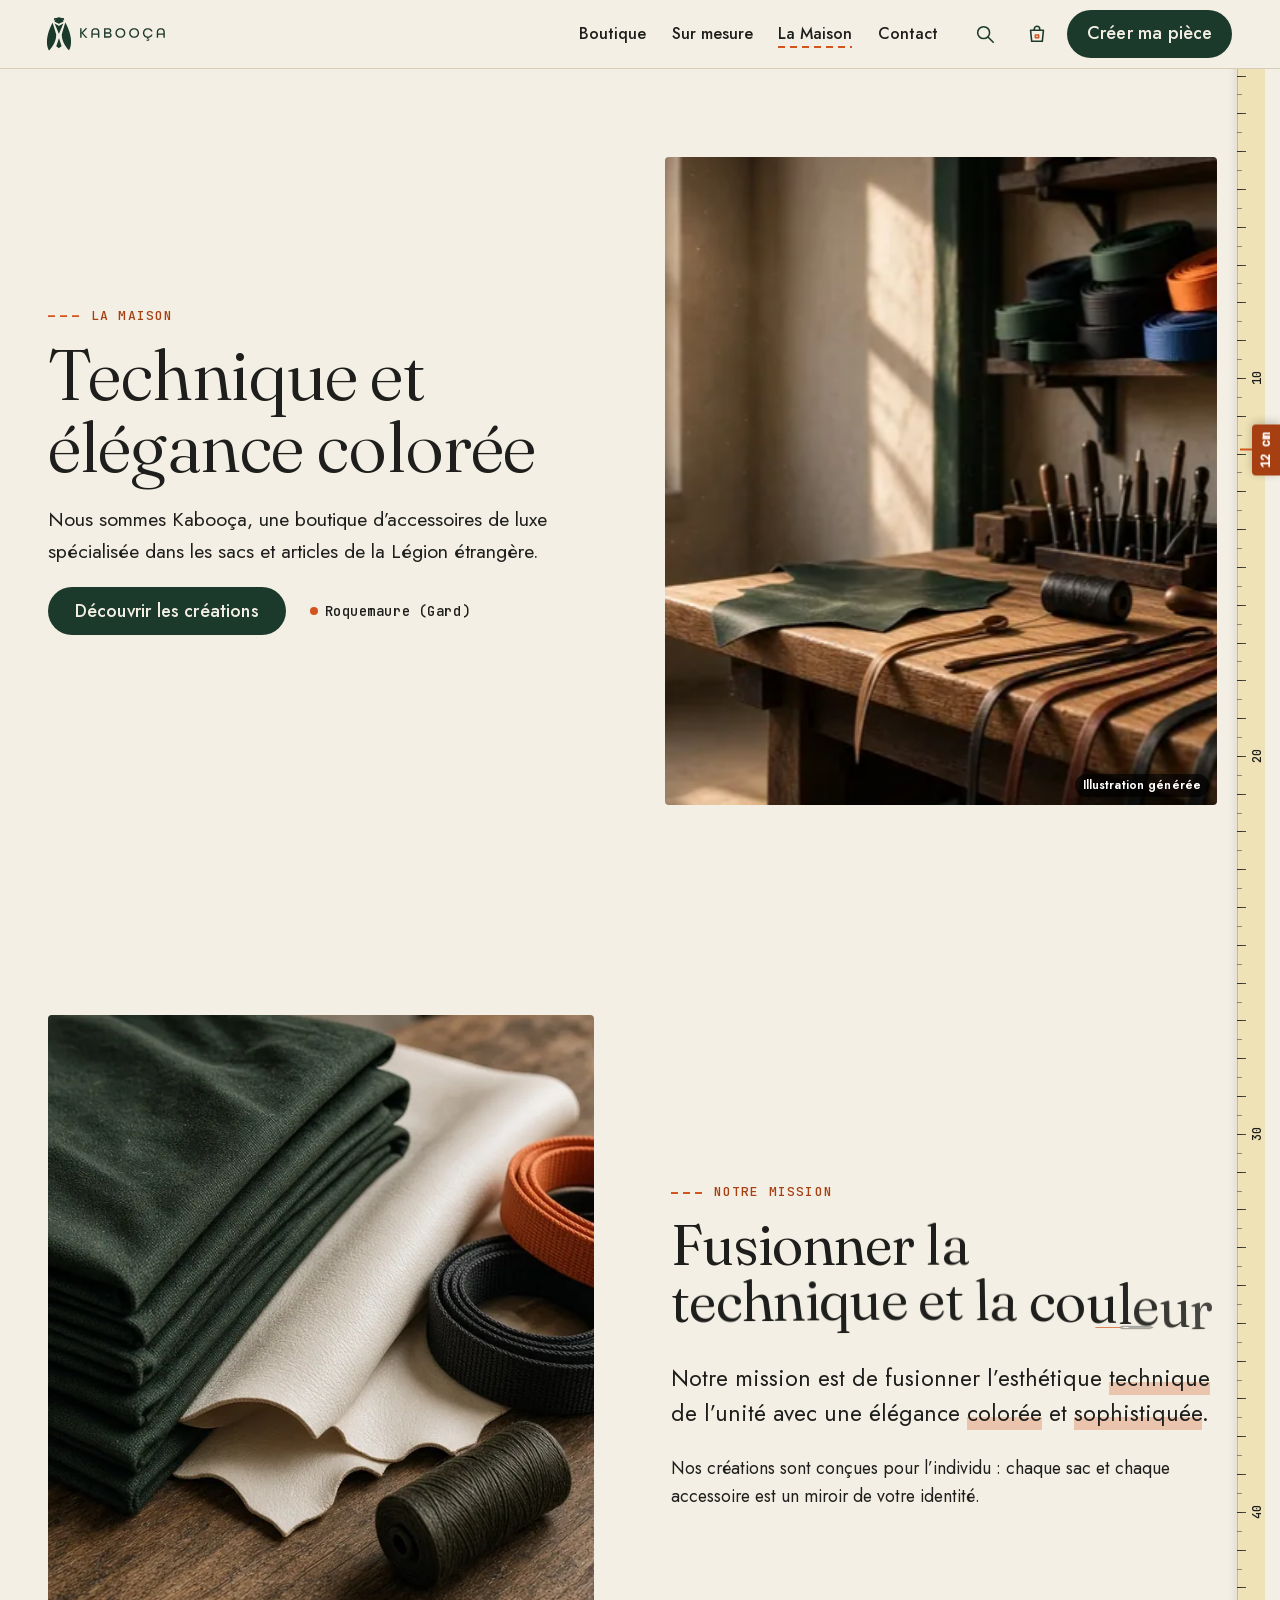
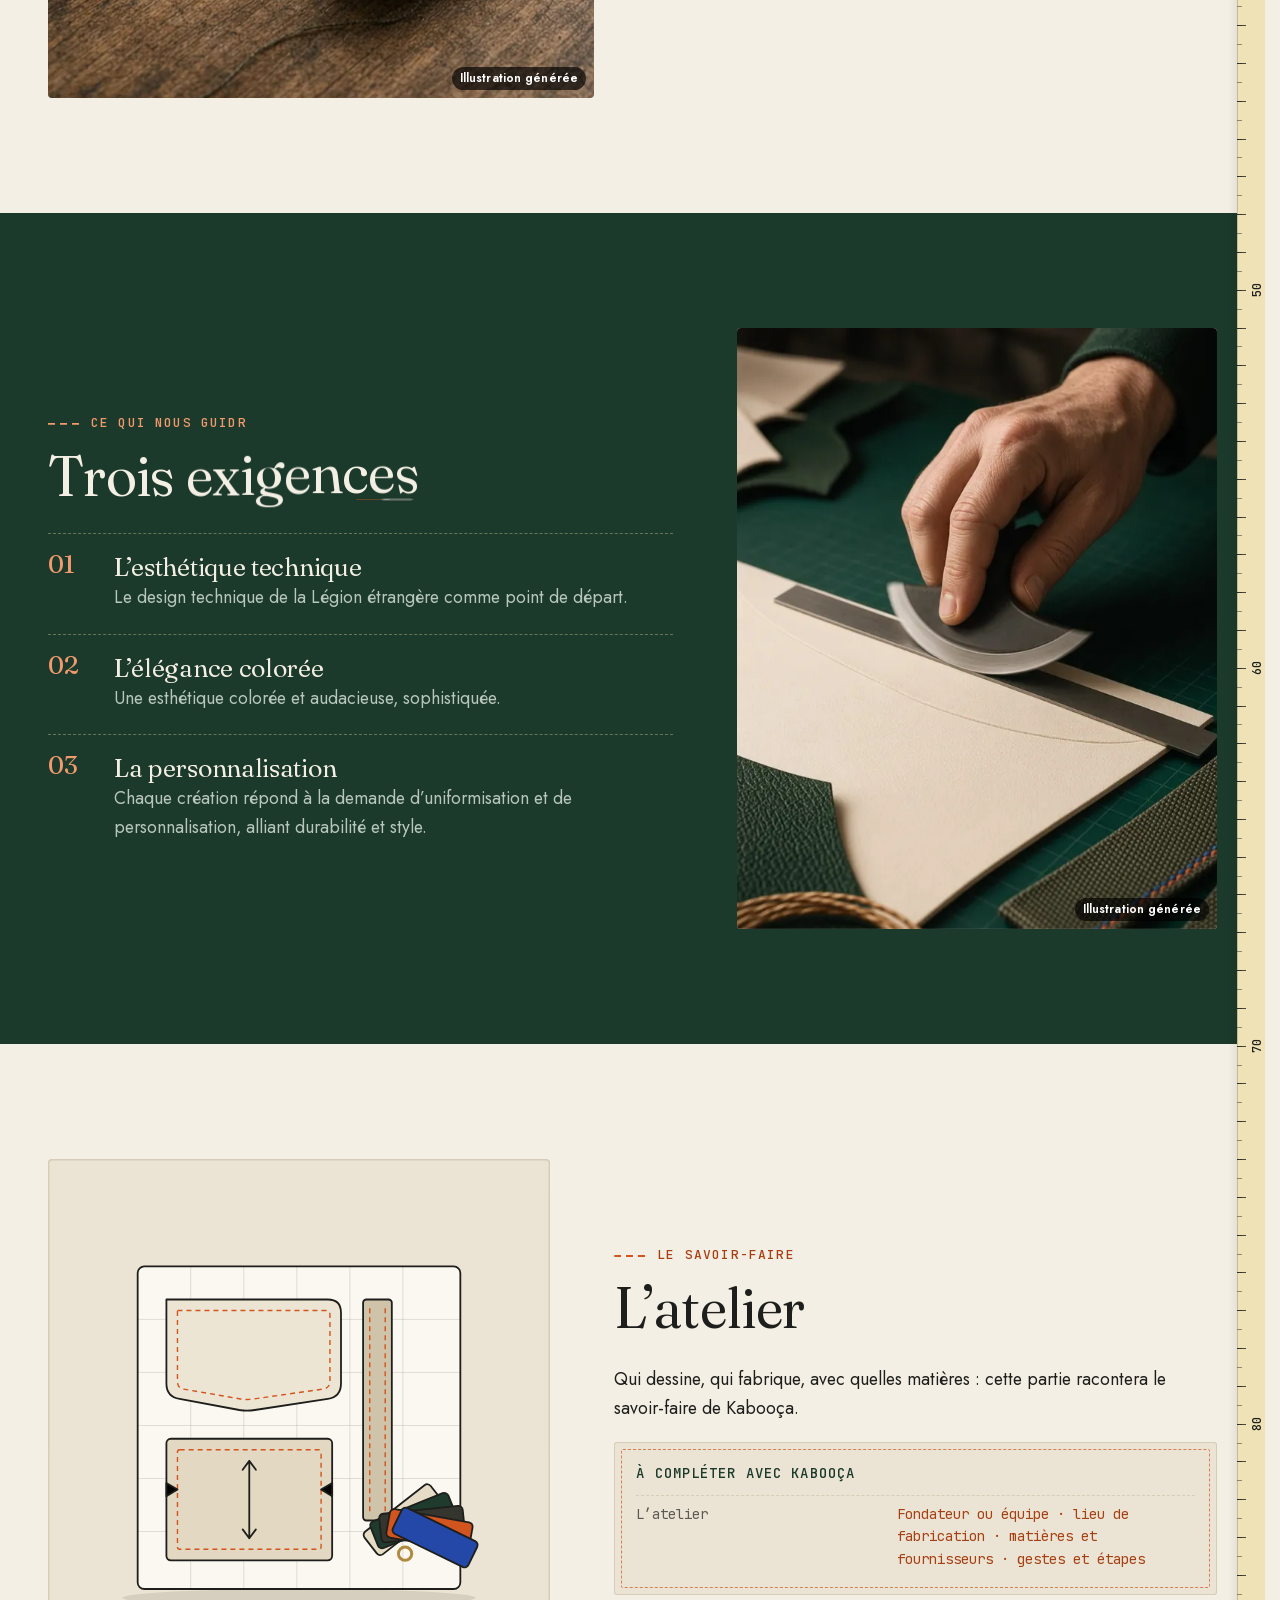
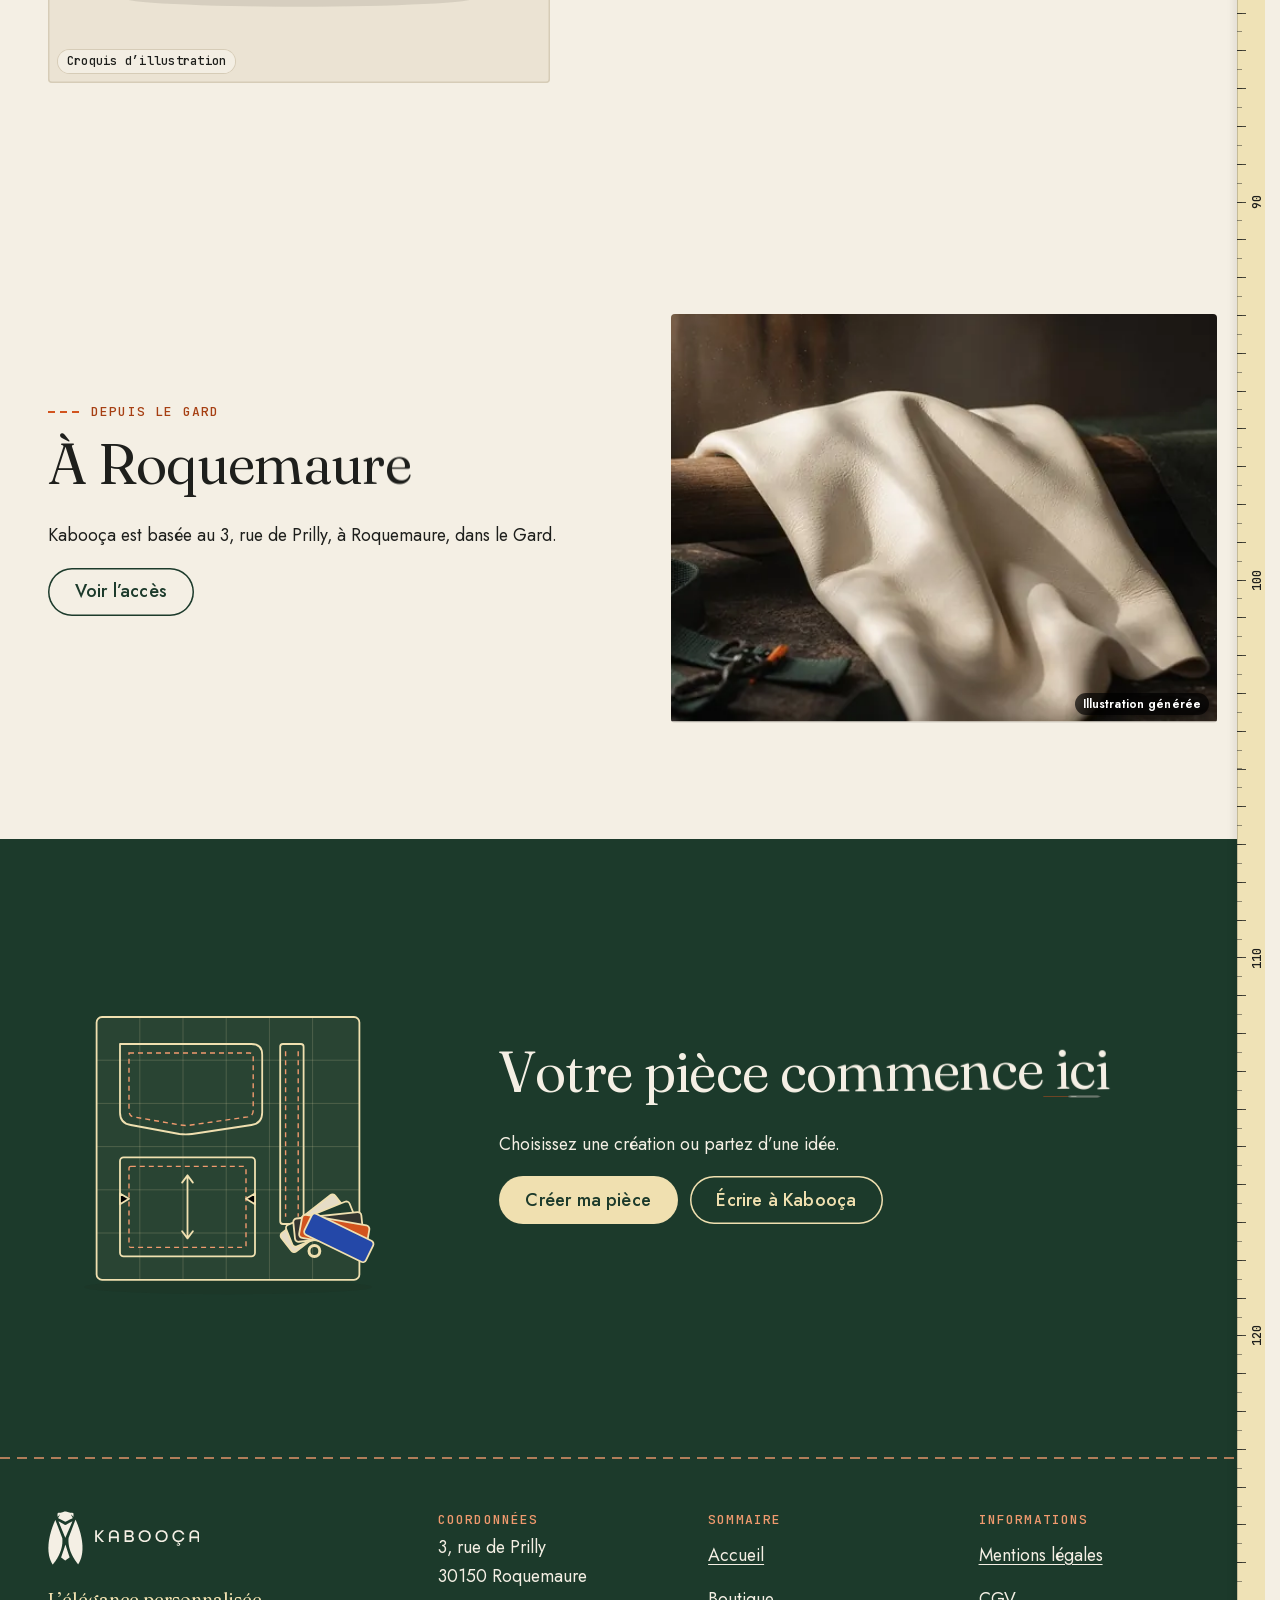
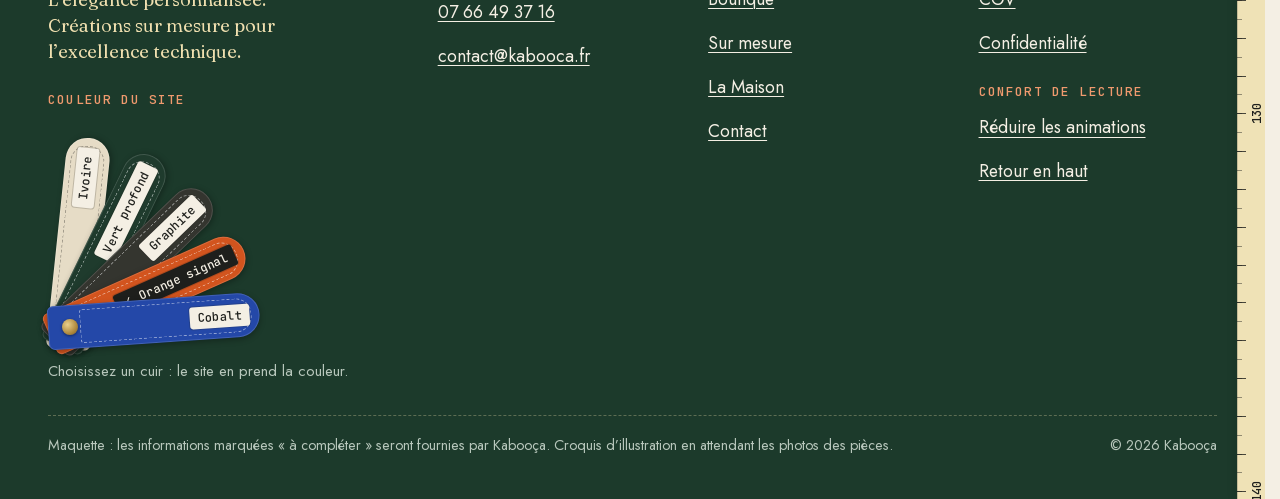
<file: maison.html>
<!doctype html>
<html lang="fr" data-v="4" data-page="maison">
<head>
<meta charset="utf-8">
<meta name="viewport" content="width=device-width, initial-scale=1, viewport-fit=cover">
<title>La Maison Kabooça : technique et élégance colorée</title>
<meta name="description" content="Kabooça fusionne l’esthétique technique de la Légion étrangère avec une élégance colorée et sophistiquée. Découvrez la Maison.">
<meta name="robots" content="noindex, nofollow">
<link rel="canonical" href="https://kabooca-maquette.vercel.app/maison">
<style>:root{--fond:#F4EFE4;--texte:#1E1F1C;--voile-fond:#1C3A2B;--ouverture-fond:#F4EFE4;--menu-fond:#1C3A2B}:root { --entete-h: 72px; --barres-h: 0px; } html { background: var(--fond); color: var(--texte); scrollbar-gutter: stable; } body { margin: 0; background: var(--fond); } html.js:not(.calme):not(.secours):not([data-arrivee="retour"]) [data-anime] { opacity: 0; } html.js:not(.calme):not(.secours):not([data-arrivee="retour"]) [data-anime].vu { opacity: 1; } [data-voile] { position: fixed; inset: 0; z-index: 900; background: var(--voile-fond); transform: translateY(-112%); visibility: hidden; pointer-events: none; } html[data-arrivee="voile"]:not(.voile-leve):not(.calme):not(.secours) [data-voile] { transform: none; visibility: visible; } html.calme [data-voile], html.secours [data-voile] { visibility: hidden !important; } .ouverture-panneau { position: fixed; inset: 0; z-index: 850; display: none; place-content: center; justify-items: center; background: var(--ouverture-fond, var(--voile-fond)); color: var(--fond); text-align: center; } html.js[data-arrivee="intro"]:not(.calme):not(.secours):not(.intro-finie) .ouverture-panneau { display: grid; } html.defilement-bloque, html.defilement-bloque body, html.js[data-arrivee="intro"]:not(.calme):not(.secours):not(.intro-finie), html.js[data-arrivee="intro"]:not(.calme):not(.secours):not(.intro-finie) body, html[data-arrivee="voile"]:not(.voile-leve):not(.calme):not(.secours), html[data-arrivee="voile"]:not(.voile-leve):not(.calme):not(.secours) body { overflow: hidden; } html.js[data-arrivee="intro"]:not(.calme):not(.secours):not(.intro-finie) { background-color: var(--ouverture-fond, var(--voile-fond)); } html[data-arrivee="voile"]:not(.voile-leve):not(.calme):not(.secours) { background-color: var(--voile-fond); }</style>
<script>(function () {
var d = document.documentElement, ss = null, ls = null;
try { ss = window.sessionStorage; ls = window.localStorage; } catch (e) {}
d.classList.add('js');
var calme = false;
try { calme = !!ls && ls.getItem('socle:calme') === 'oui'; } catch (e) {}
if (!calme && window.matchMedia && matchMedia('(prefers-reduced-motion: reduce)').matches) calme = true;
if (calme) d.classList.add('calme');
var nav = performance.getEntriesByType ? performance.getEntriesByType('navigation')[0] : null;
var type = nav ? nav.type : 'navigate';
var depart = null;
try { depart = JSON.parse(ss.getItem('socle:depart') || 'null'); ss.removeItem('socle:depart'); } catch (e) {}
if (depart && !(Date.now() - depart.t < 15000)) depart = null;
var retourSection = false;
try { retourSection = !!ss.getItem('socle:calme-retour'); } catch (e) {}
var mode = type === 'back_forward' || retourSection ? 'retour' : type === 'reload' ? 'intro' : depart ? 'voile' : 'intro';
d.setAttribute('data-arrivee', mode);
if (mode === 'voile' && depart.couleur) d.style.setProperty('--voile-fond', depart.couleur);
if (type === 'reload' && 'scrollRestoration' in history) {
if (!retourSection) history.scrollRestoration = 'manual';
}
try {
var choisie = ls && ls.getItem('socle:langue');
var langue = (d.lang || '').slice(0, 2);
if (choisie && choisie !== langue && type === 'navigate' && !depart) {
var alt = document.querySelector('link[rel="alternate"][hreflang="' + choisie + '"]');
if (alt) location.replace(new URL(alt.href).pathname + location.search + location.hash);
}
} catch (e) {}
try {
var accent = ls && JSON.parse(ls.getItem('kabooca:accent') || 'null');
if (accent && /^(ivoire|vert|graphite|cobalt)$/.test(accent)) d.setAttribute('data-accent', accent);
} catch (e) {}
setTimeout(function () { if (!d.classList.contains('demarre')) d.classList.add('secours'); }, 2000);
})();</script>
<link rel="preload" href="/assets/fonts/fraunces.woff2" as="font" type="font/woff2" crossorigin>
<link rel="preload" href="/assets/fonts/jost.woff2" as="font" type="font/woff2" crossorigin>
<link rel="stylesheet" href="/assets/css/socle.css?v=4">
<link rel="stylesheet" href="/assets/css/site.css?v=4">
<link rel="modulepreload" href="/assets/js/site.js?v=4">
<link rel="modulepreload" href="/assets/js/socle/index.js?v=4">
<script src="/assets/vendor/gsap.min.js" defer></script>
<script src="/assets/vendor/ScrollTrigger.min.js" defer></script>
<script src="/assets/vendor/SplitText.min.js" defer></script>
<script type="module" src="/assets/js/site.js?v=4"></script>
<meta name="theme-color" content="#F4EFE4">
<link rel="icon" href="/assets/images/favicon.svg" type="image/svg+xml">
<link rel="apple-touch-icon" href="/assets/images/apple-touch-icon.png">
<meta property="og:type" content="website">
<meta property="og:site_name" content="Kabooça">
<meta property="og:locale" content="fr_FR">
<meta property="og:title" content="La Maison Kabooça : technique et élégance colorée">
<meta property="og:description" content="Kabooça fusionne l’esthétique technique de la Légion étrangère avec une élégance colorée et sophistiquée. Découvrez la Maison.">
<meta property="og:url" content="https://kabooca-maquette.vercel.app/maison">
<meta property="og:image" content="https://kabooca-maquette.vercel.app/assets/partage/maison-fr.jpg">
<meta property="og:image:width" content="1200">
<meta property="og:image:height" content="630">
<meta property="og:image:alt" content="Atelier baigné de lumière, sangles colorées sur l’étagère">
<meta name="twitter:card" content="summary_large_image">
<script type="application/ld+json">{"@context":"https://schema.org","@type":"Store","name":"Kabooça","url":"https://kabooca-maquette.vercel.app/","logo":"https://kabooca-maquette.vercel.app/assets/images/apple-touch-icon.png","slogan":"L’élégance personnalisée","description":"Boutique d’accessoires de luxe spécialisée dans les sacs et articles de la Légion étrangère : sacs et accessoires personnalisés, alliant esthétique technique et design coloré.","telephone":"+33766493716","email":"contact@kabooca.fr","address":{"@type":"PostalAddress","streetAddress":"3, rue de Prilly","postalCode":"30150","addressLocality":"Roquemaure","addressCountry":"FR"}}</script>
<script type="application/json" id="textes-js">{"panier":{"titre":"Votre panier","vide":"Votre panier est vide.","voirBoutique":"Voir les créations","quantite":"Quantité","moins":"Retirer un exemplaire de {nom}","plus":"Ajouter un exemplaire de {nom}","retirer":"Retirer {nom} du panier","retirerCourt":"Retirer","total":"Total TTC","noteTotal":"Les prix TTC s’afficheront ici dès qu’ils seront fournis par Kabooça.","paiement":"Moyens de paiement : à compléter.","commander":"Commander (simulé)","commandeFaite":"Commande simulée : rien n’a été envoyé et rien n’a été payé. Votre panier a été vidé.","ajoute":"{nom} ajouté au panier.","nombre":"{n} article{s} dans le panier","fermer":"Fermer le panier"},"visionneuse":{"titre":"Détails en grand","precedent":"Image précédente","suivant":"Image suivante","fermer":"Fermer","position":"{n} sur {total}"},"catalogue":{"titre":"Le catalogue","recherche":"Rechercher une création","rechercheAide":"Nom, catégorie ou mot-clé","filtres":"Filtrer par catégorie","toutes":"Toutes","resultats":"{n} création{s}","aucun":"Aucune création ne correspond à cette recherche.","effacer":"Effacer la recherche","ajouter":"Ajouter au panier","fiche":"Voir la fiche","creer":"Créer sur mesure","note":"Croquis d’illustration en attendant les photos des pièces. Prix, matières et dimensions à compléter."},"configurateur":{"titre":"Votre création","etapes":"Étapes de la création","etape":"Étape {n} sur 4","e1":"Le modèle","e1Texte":"Choisissez la base de votre pièce.","autre":"Une autre création","autreTexte":"Une idée à vous, à décrire à l’étape 4.","e2":"Les couleurs","e2Texte":"Essayez les teintes sur le croquis.","corps":"Corps","sangle":"Sangle","fil":"Fil des coutures","e3":"Le marquage","e3Texte":"Des initiales, un nom, une date : dites-nous ce que vous imaginez.","initiales":"Initiales (facultatif)","initialesAide":"Trois lettres dans cette maquette, affichées sur la pastille du croquis ; nombre réel à confirmer.","idee":"Votre idée de marquage (facultatif)","e4":"Vos coordonnées","e4Texte":"Kabooça vous recontacte pour le devis.","prenom":"Prénom","nom":"Nom","email":"E-mail","tel":"Téléphone (facultatif)","message":"Votre projet (facultatif)","suivant":"Étape suivante","precedent":"Étape précédente","envoyer":"Envoyer ma demande","envoye":"Demande simulée : rien n’a été envoyé. Sur le site final, votre création partira vers Kabooça, qui vous recontactera pour le devis.","recap":"Récapitulatif","recapModele":"Modèle","recapCouleurs":"Couleurs","recapMarquage":"Marquage","recapAucun":"aucun","retractation":"Pièce personnalisée : pas de droit de rétractation (article L221-28, 3°, du Code de la consommation). Conditions à confirmer dans les CGV.","donnees":"Vos données servent seulement à répondre à votre demande de création. \u003ca href=\"/confidentialite\">Politique de confidentialité\u003c/a> (à compléter).","altMarquage":"Écusson de cuir vierge, tambour à broder et poinçons en laiton","altCouleurs":"Éventail d’échantillons de cuir ivoire, vert, graphite, orange et cobalt"},"eclatee":{"surtitre":"Pièce par pièce","titre":"Le design technique, dessiné à plat","texte":"Un sac, c’est une somme de pièces : sangle, rabat, corps, soufflets, languettes et boucles. C’est là que se joue l’alliance de la technique et de la couleur.","note":"Croquis d’illustration : les options réelles de personnalisation sont à confirmer avec Kabooça.","legende":"Les pièces du croquis","fin":"Une pièce, vos couleurs.","alt":"Patron de cuir ivoire, règle, alène et bobine de fil orange sur un tapis de coupe vert","assembler":"Réassembler le croquis","eclater":"Éclater le croquis","essayer":"Essayer vos couleurs"},"croquis":{"sangle":"Sangle","rabat":"Rabat","corps":"Corps","soufflet":"Soufflet","languette":"Languettes et boucles","couture":"Coutures","largeur":"Largeur","hauteur":"Hauteur","profondeur":"Profondeur"},"produits":{"sac-de-commandement":{"nom":"Sac de Commandement","croquis":"besace","categorie":"sacs","fiche":"/boutique/sac-de-commandement"},"accessoires-de-precision":{"nom":"Accessoires de Précision","croquis":"accessoires","categorie":"accessoires","fiche":"/boutique/accessoires-de-precision"},"sacs-legion-etrangere":{"nom":"Sacs de Légion Étrangère","croquis":"sac-a-dos","categorie":"sacs","fiche":"/boutique/sacs-legion-etrangere"},"creations-sur-mesure":{"nom":"Créations Sur Mesure","croquis":"patron","categorie":"personnalises","fiche":null}},"teintes":{"ivoire":{"nom":"Ivoire","hex":"#E6DCC6"},"vert":{"nom":"Vert profond","hex":"#1F3B2D"},"graphite":{"nom":"Graphite","hex":"#34352F"},"orange":{"nom":"Orange signal","hex":"#D2541E"},"cobalt":{"nom":"Cobalt","hex":"#2448A8"}}}</script>
</head>
<body id="haut">
<svg class="definitions" width="0" height="0" aria-hidden="true" focusable="false"><defs>
<symbol id="logo-embleme" viewBox="196.5 -1.2 185.5 287.0"><path fill-rule="evenodd" d="M289.5,177.8 L288.8,178.5 L287.8,182.2 L286.0,186.7 L285.8,188.0 L285.0,189.7 L284.8,191.0 L284.0,192.7 L283.8,194.0 L283.0,195.7 L282.8,197.0 L282.0,198.7 L281.8,200.0 L281.2,201.2 L280.8,202.8 L280.2,203.8 L280.0,205.2 L279.2,206.8 L279.0,208.2 L278.2,209.8 L277.8,211.7 L277.2,212.8 L276.8,214.7 L276.2,215.8 L275.8,217.3 L275.2,218.7 L274.8,220.3 L274.2,221.7 L273.8,223.3 L273.2,224.7 L272.8,226.2 L272.0,228.0 L271.8,229.2 L271.0,231.0 L270.8,232.2 L270.2,233.2 L269.8,235.0 L269.2,236.2 L268.8,237.8 L268.2,239.0 L267.8,240.7 L267.2,241.8 L266.8,243.3 L266.0,245.2 L266.3,245.8 L268.5,247.2 L271.3,249.5 L272.3,250.0 L274.5,251.8 L275.0,252.0 L288.0,261.7 L288.8,261.7 L290.2,260.8 L291.0,260.0 L294.3,257.8 L295.2,257.0 L301.3,252.8 L302.2,252.0 L308.3,247.8 L311.3,245.5 L311.3,244.8 L310.8,243.8 L310.7,242.7 L310.0,241.3 L309.7,239.7 L309.0,238.3 L308.7,236.7 L308.0,235.3 L307.7,233.7 L307.0,232.3 L306.7,230.7 L306.0,229.3 L305.7,227.7 L304.8,225.8 L304.8,225.0 L304.0,223.2 L303.8,222.0 L303.0,220.2 L302.7,218.5 L302.0,217.2 L301.8,215.7 L301.0,214.0 L300.7,212.2 L300.0,211.0 L299.7,209.0 L298.8,207.2 L298.7,205.8 L297.8,204.2 L297.7,202.7 L297.0,201.3 L296.7,199.7 L295.8,197.8 L294.8,194.0 L294.0,192.2 L293.8,190.8 L293.0,189.0 L292.8,187.7 L292.0,186.0 L291.7,184.0 L290.8,182.2 L290.7,180.8 L290.0,179.7 L289.8,178.2Z M326.2,53.8 L325.0,54.0 L324.0,54.8 L322.8,55.2 L320.5,56.7 L319.2,57.2 L318.2,58.0 L317.3,58.2 L316.5,58.8 L313.3,60.3 L311.0,61.8 L306.0,64.3 L305.5,64.8 L304.3,65.2 L303.8,65.7 L300.7,67.2 L300.2,67.7 L298.8,68.2 L298.0,68.8 L294.8,70.3 L294.3,70.8 L293.3,71.2 L292.5,71.8 L291.5,72.2 L289.0,73.7 L288.2,73.7 L286.8,73.0 L285.5,72.0 L284.8,71.8 L284.0,71.2 L281.0,69.7 L280.5,69.2 L279.5,68.8 L277.0,67.2 L274.2,65.8 L273.5,65.2 L272.7,65.0 L271.7,64.2 L270.3,63.7 L269.8,63.2 L268.8,62.8 L266.3,61.2 L265.3,60.8 L262.5,59.0 L260.0,57.8 L257.5,56.2 L254.7,54.8 L254.0,54.2 L253.0,53.8 L252.5,54.0 L252.7,55.0 L253.8,57.3 L254.0,58.3 L254.8,59.7 L255.2,61.2 L256.0,62.5 L256.2,63.5 L257.8,67.0 L258.0,68.0 L258.8,69.3 L259.2,70.8 L260.0,72.2 L260.2,73.2 L260.8,74.2 L261.2,75.5 L262.0,77.0 L262.2,78.0 L262.8,79.0 L264.2,82.8 L264.8,83.8 L265.0,84.8 L265.8,86.2 L266.2,87.7 L267.8,91.0 L268.2,92.5 L269.0,93.8 L269.2,94.8 L269.8,95.8 L270.0,96.8 L270.8,98.3 L271.0,99.3 L271.8,100.7 L272.2,102.2 L273.0,103.5 L273.0,104.0 L274.0,106.0 L274.2,107.0 L275.8,110.3 L276.2,111.8 L277.0,113.2 L277.0,113.7 L277.8,115.2 L278.2,116.7 L279.0,118.0 L279.2,119.0 L279.8,120.0 L281.2,123.8 L281.8,124.8 L282.0,125.8 L282.8,127.3 L283.2,128.7 L283.8,129.7 L284.0,130.7 L284.8,132.0 L285.2,133.5 L286.0,134.8 L286.2,135.8 L287.8,139.3 L288.0,140.5 L288.3,140.8 L289.0,140.3 L289.7,139.2 L289.8,138.2 L290.7,136.8 L292.0,133.2 L292.8,131.8 L293.0,130.8 L293.7,129.8 L293.8,129.0 L294.8,127.2 L296.0,124.0 L296.7,123.0 L296.8,122.0 L297.7,120.7 L299.0,117.0 L299.8,115.7 L300.0,114.7 L300.8,113.3 L301.0,112.3 L302.7,109.2 L302.8,108.2 L303.7,106.8 L304.0,105.5 L304.7,104.5 L304.8,103.5 L305.8,101.8 L306.0,100.8 L306.7,99.8 L308.0,96.2 L309.7,93.0 L309.8,92.0 L310.7,90.7 L311.0,89.3 L312.7,86.0 L313.0,84.7 L313.8,83.3 L314.0,82.3 L314.8,81.0 L315.0,80.0 L316.7,76.8 L317.0,75.5 L317.7,74.5 L317.8,73.5 L318.7,72.2 L318.8,71.2 L319.7,69.8 L321.0,66.2 L321.8,64.8 L322.0,63.8 L322.7,62.8 L324.0,59.2 L325.7,56.0 L326.2,54.7Z M235.8,47.2 L235.3,47.2 L235.0,47.5 L235.0,48.0 L234.2,49.3 L233.8,50.7 L231.2,56.0 L229.8,59.7 L228.2,63.0 L227.8,64.3 L227.2,65.5 L224.8,71.8 L224.2,73.0 L223.8,74.3 L223.0,76.0 L222.8,77.2 L222.2,78.2 L221.8,79.8 L221.2,80.8 L220.8,82.5 L220.2,83.7 L219.8,85.3 L219.0,87.0 L218.8,88.2 L218.2,89.5 L217.8,91.2 L217.2,92.5 L216.8,94.2 L215.2,98.5 L215.0,99.8 L214.2,101.7 L214.0,103.2 L213.2,105.0 L212.8,107.0 L212.5,107.5 L212.0,109.0 L212.0,109.8 L211.2,111.8 L210.8,114.2 L210.2,115.5 L209.8,117.8 L209.2,119.3 L209.0,120.8 L208.3,122.7 L207.7,126.2 L207.2,127.2 L207.0,129.2 L206.2,131.5 L205.8,134.3 L205.0,137.0 L204.8,139.0 L204.0,142.0 L203.8,144.3 L203.2,146.2 L203.0,148.7 L202.0,153.0 L202.0,154.8 L201.2,158.5 L200.8,163.5 L200.5,164.3 L200.5,165.5 L200.2,166.2 L199.8,172.7 L199.5,173.5 L199.5,175.7 L199.2,176.5 L198.8,189.7 L198.5,190.5 L198.5,201.7 L198.8,202.5 L199.0,212.3 L199.5,217.5 L199.8,218.3 L200.2,223.7 L200.8,226.3 L201.2,230.3 L201.8,232.5 L202.0,234.8 L202.8,237.5 L203.2,240.2 L203.8,241.7 L204.2,244.2 L204.8,245.7 L205.2,247.8 L205.8,249.2 L206.2,251.2 L206.8,252.5 L207.2,254.2 L208.0,256.0 L208.2,257.2 L208.8,258.2 L209.2,259.8 L209.8,260.8 L210.0,261.8 L210.8,263.3 L211.2,264.7 L212.0,266.0 L212.2,267.0 L212.8,267.8 L213.2,269.2 L215.3,273.5 L216.8,275.8 L218.2,278.7 L219.0,279.7 L219.2,280.3 L221.3,283.7 L223.5,281.7 L225.8,278.5 L228.5,275.5 L233.0,269.2 L233.8,268.3 L237.2,263.2 L238.7,261.3 L238.8,260.7 L240.7,258.2 L243.0,254.2 L243.7,253.5 L244.0,252.5 L244.5,252.0 L245.0,250.8 L246.7,248.3 L247.0,247.3 L248.8,244.5 L249.0,243.8 L249.7,243.0 L250.0,241.8 L251.5,239.5 L255.7,231.2 L256.0,229.8 L256.7,229.0 L257.0,227.7 L257.8,226.3 L258.0,225.5 L258.7,224.5 L259.0,223.0 L260.7,219.7 L261.0,218.2 L261.7,217.0 L262.0,215.5 L263.7,211.7 L264.0,209.8 L264.7,208.7 L265.0,206.8 L265.7,205.7 L266.0,203.7 L266.5,202.8 L266.8,200.8 L267.7,198.8 L267.8,197.2 L268.8,194.2 L268.8,193.2 L269.8,189.8 L270.0,187.8 L270.8,184.8 L270.8,183.5 L271.2,181.7 L271.5,181.0 L272.0,175.3 L272.7,172.3 L272.7,170.0 L272.8,169.8 L273.0,161.0 L273.3,159.8 L273.3,155.0 L273.0,153.8 L273.0,148.5 L272.8,148.3 L272.7,143.5 L272.0,142.3 L270.7,138.2 L270.0,137.2 L269.8,136.0 L269.0,134.3 L268.7,132.8 L268.0,131.8 L267.7,130.3 L267.0,129.2 L265.7,125.0 L263.8,120.8 L263.7,119.7 L263.0,118.7 L262.7,117.0 L262.0,116.0 L261.7,114.5 L261.0,113.3 L259.7,109.2 L259.0,108.2 L258.8,107.0 L258.0,105.3 L257.7,103.8 L257.0,102.8 L256.7,101.3 L256.0,100.2 L254.7,96.0 L252.8,91.8 L252.7,90.7 L252.0,89.7 L251.7,88.0 L251.0,87.0 L250.7,85.5 L250.0,84.3 L248.7,80.2 L248.0,79.2 L247.8,78.0 L247.0,76.3 L246.7,74.8 L246.0,73.8 L245.7,72.3 L245.0,71.2 L243.7,67.0 L241.8,62.8 L241.7,61.7 L241.0,60.7 L240.7,59.0 L240.0,58.0 L239.7,56.5 L239.0,55.3 L237.7,51.2 L237.0,50.2 L236.8,49.0Z M342.3,45.3 L341.8,47.2 L340.8,49.5 L340.8,50.0 L340.2,51.0 L339.8,52.5 L339.2,53.7 L337.8,57.8 L336.0,62.0 L335.8,63.2 L335.2,64.2 L334.8,65.8 L334.2,66.8 L333.8,68.3 L333.2,69.5 L331.8,73.7 L331.2,74.7 L331.0,75.8 L330.3,77.0 L329.8,79.0 L329.2,80.0 L328.8,81.5 L328.2,82.7 L326.8,86.8 L325.0,91.0 L324.8,92.2 L324.2,93.2 L323.8,94.8 L323.2,95.8 L322.8,97.3 L322.2,98.5 L320.8,102.7 L320.2,103.7 L320.0,104.8 L319.3,106.0 L318.8,108.0 L318.2,109.0 L317.8,110.5 L317.2,111.7 L315.8,115.8 L314.0,120.0 L313.8,121.2 L313.2,122.2 L312.8,123.8 L312.2,124.8 L311.8,126.3 L311.2,127.5 L309.8,131.7 L309.2,132.7 L309.0,133.8 L308.3,135.0 L307.8,137.0 L307.2,138.0 L306.8,139.5 L306.2,140.7 L305.8,142.0 L305.8,144.3 L305.5,145.2 L305.5,148.3 L305.2,149.2 L305.2,162.7 L305.5,163.3 L305.5,166.5 L305.8,167.3 L306.2,173.8 L306.8,176.5 L307.0,179.8 L307.7,182.2 L308.2,186.0 L309.0,188.8 L309.0,189.8 L309.8,192.3 L310.0,194.2 L310.7,195.7 L311.0,197.8 L311.8,199.8 L312.2,202.0 L313.0,203.7 L313.2,205.2 L313.8,206.5 L314.2,208.2 L314.8,209.5 L315.2,211.0 L315.8,212.2 L316.2,213.7 L316.8,214.8 L317.2,216.3 L317.8,217.5 L318.2,218.8 L318.8,219.8 L319.0,220.8 L319.8,222.3 L320.2,223.7 L321.0,225.0 L321.2,225.8 L322.8,229.0 L323.0,229.8 L327.3,238.5 L328.8,240.8 L329.2,242.0 L338.0,256.8 L343.0,264.3 L343.8,265.2 L345.2,267.3 L347.0,269.5 L349.2,272.7 L356.0,281.2 L356.8,281.7 L357.7,281.2 L360.0,277.0 L360.5,276.5 L361.2,275.0 L361.7,274.5 L361.8,273.7 L363.5,271.0 L364.8,268.3 L365.0,267.3 L365.8,266.2 L367.0,263.0 L367.7,262.0 L367.8,261.0 L368.7,259.5 L369.0,258.0 L369.7,257.0 L370.0,255.5 L370.7,254.2 L371.0,252.5 L371.7,251.2 L372.0,249.5 L372.7,248.2 L372.8,246.7 L373.8,244.0 L373.8,243.2 L374.7,240.8 L374.8,239.2 L375.8,235.8 L376.0,233.8 L376.8,230.8 L377.0,228.5 L377.7,226.3 L377.8,223.2 L378.7,218.8 L379.0,212.3 L379.3,211.5 L379.3,209.0 L379.7,208.0 L379.7,203.8 L379.8,203.7 L379.7,180.2 L379.3,179.5 L379.3,176.5 L379.0,175.7 L378.8,170.2 L378.0,164.8 L377.8,161.2 L377.0,156.8 L376.5,151.8 L376.0,150.5 L375.5,145.8 L374.8,143.7 L374.7,141.2 L374.0,139.3 L373.8,137.0 L372.8,133.7 L372.8,132.5 L372.0,129.8 L371.8,128.0 L370.8,124.8 L370.8,123.7 L370.0,121.3 L369.7,119.0 L369.0,117.5 L368.5,114.7 L367.8,113.2 L367.7,111.7 L367.0,110.2 L366.7,108.0 L365.8,106.2 L365.8,105.3 L365.0,103.2 L364.8,101.8 L364.0,100.0 L363.8,98.7 L362.8,96.2 L362.7,94.8 L361.8,93.2 L361.7,91.8 L360.8,90.2 L360.7,88.8 L359.8,87.2 L359.7,85.8 L358.0,82.0 L357.8,80.8 L357.0,79.2 L356.8,78.0 L356.0,76.3 L355.7,74.8 L355.0,73.8 L354.7,72.2 L354.0,71.2 L353.7,69.7 L353.0,68.7 L352.7,67.2 L352.0,66.2 L351.7,64.7 L351.0,63.7 L350.7,62.2 L349.8,60.8 L349.8,60.3 L349.0,58.8 L348.8,57.8 L348.0,56.5 L347.8,55.5 L346.8,53.8 L346.7,52.8 L346.0,52.0 L345.8,51.0 L344.8,49.3 L343.7,46.3 L343.0,45.5Z M330.2,10.0 L328.8,9.0 L325.3,8.2 L313.7,8.0 L311.2,7.0 L309.7,6.8 L307.8,6.0 L307.0,6.0 L305.2,5.2 L303.7,5.0 L301.8,4.2 L299.8,3.8 L298.0,3.0 L296.7,2.8 L292.0,1.2 L290.2,0.8 L287.3,0.8 L285.7,1.2 L284.3,1.8 L283.0,2.0 L281.2,2.8 L279.8,3.0 L278.0,3.8 L276.2,4.2 L274.8,4.8 L272.8,5.2 L271.7,5.8 L269.7,6.2 L268.3,6.8 L266.7,7.2 L264.5,8.0 L253.8,8.2 L252.8,8.5 L251.5,8.5 L249.7,9.3 L248.2,10.7 L247.0,13.2 L247.0,28.7 L247.2,29.0 L247.7,29.0 L249.3,27.2 L250.5,26.5 L252.2,24.7 L253.3,23.8 L259.3,18.0 L259.7,18.0 L260.0,18.5 L259.8,19.0 L257.2,23.3 L256.8,24.3 L256.3,24.8 L255.8,26.2 L255.3,26.7 L254.8,28.0 L253.0,30.8 L252.8,31.5 L252.2,32.3 L251.8,33.3 L251.3,33.8 L250.8,35.2 L250.2,35.8 L250.0,36.5 L251.3,37.5 L270.0,46.8 L271.0,47.0 L271.8,47.7 L273.0,48.0 L273.8,48.7 L275.0,49.0 L275.8,49.7 L277.0,50.0 L277.8,50.7 L279.0,51.0 L279.8,51.7 L281.0,52.0 L281.8,52.7 L283.0,53.0 L283.8,53.7 L285.0,54.0 L285.8,54.7 L287.0,55.0 L287.8,55.7 L289.0,55.8 L300.7,50.0 L302.0,49.7 L302.8,49.0 L304.0,48.7 L304.8,48.0 L306.0,47.7 L306.8,47.0 L309.8,45.8 L315.5,42.8 L318.2,41.8 L319.3,41.0 L320.2,40.8 L321.3,40.0 L322.5,39.7 L323.3,39.0 L324.7,38.7 L327.0,37.5 L328.2,36.5 L319.0,18.2 L319.5,17.7 L320.3,18.5 L321.3,19.0 L331.2,28.8 L331.8,28.8 L332.0,28.7 L332.0,13.8 L331.8,12.5Z"/></symbol>
<symbol id="logo-corps" viewBox="196.5 -1.2 185.5 287.0"><path fill-rule="evenodd" d="M289.5,177.8 L288.8,178.5 L287.8,182.2 L286.0,186.7 L285.8,188.0 L285.0,189.7 L284.8,191.0 L284.0,192.7 L283.8,194.0 L283.0,195.7 L282.8,197.0 L282.0,198.7 L281.8,200.0 L281.2,201.2 L280.8,202.8 L280.2,203.8 L280.0,205.2 L279.2,206.8 L279.0,208.2 L278.2,209.8 L277.8,211.7 L277.2,212.8 L276.8,214.7 L276.2,215.8 L275.8,217.3 L275.2,218.7 L274.8,220.3 L274.2,221.7 L273.8,223.3 L273.2,224.7 L272.8,226.2 L272.0,228.0 L271.8,229.2 L271.0,231.0 L270.8,232.2 L270.2,233.2 L269.8,235.0 L269.2,236.2 L268.8,237.8 L268.2,239.0 L267.8,240.7 L267.2,241.8 L266.8,243.3 L266.0,245.2 L266.3,245.8 L268.5,247.2 L271.3,249.5 L272.3,250.0 L274.5,251.8 L275.0,252.0 L288.0,261.7 L288.8,261.7 L290.2,260.8 L291.0,260.0 L294.3,257.8 L295.2,257.0 L301.3,252.8 L302.2,252.0 L308.3,247.8 L311.3,245.5 L311.3,244.8 L310.8,243.8 L310.7,242.7 L310.0,241.3 L309.7,239.7 L309.0,238.3 L308.7,236.7 L308.0,235.3 L307.7,233.7 L307.0,232.3 L306.7,230.7 L306.0,229.3 L305.7,227.7 L304.8,225.8 L304.8,225.0 L304.0,223.2 L303.8,222.0 L303.0,220.2 L302.7,218.5 L302.0,217.2 L301.8,215.7 L301.0,214.0 L300.7,212.2 L300.0,211.0 L299.7,209.0 L298.8,207.2 L298.7,205.8 L297.8,204.2 L297.7,202.7 L297.0,201.3 L296.7,199.7 L295.8,197.8 L294.8,194.0 L294.0,192.2 L293.8,190.8 L293.0,189.0 L292.8,187.7 L292.0,186.0 L291.7,184.0 L290.8,182.2 L290.7,180.8 L290.0,179.7 L289.8,178.2Z  M326.2,53.8 L325.0,54.0 L324.0,54.8 L322.8,55.2 L320.5,56.7 L319.2,57.2 L318.2,58.0 L317.3,58.2 L316.5,58.8 L313.3,60.3 L311.0,61.8 L306.0,64.3 L305.5,64.8 L304.3,65.2 L303.8,65.7 L300.7,67.2 L300.2,67.7 L298.8,68.2 L298.0,68.8 L294.8,70.3 L294.3,70.8 L293.3,71.2 L292.5,71.8 L291.5,72.2 L289.0,73.7 L288.2,73.7 L286.8,73.0 L285.5,72.0 L284.8,71.8 L284.0,71.2 L281.0,69.7 L280.5,69.2 L279.5,68.8 L277.0,67.2 L274.2,65.8 L273.5,65.2 L272.7,65.0 L271.7,64.2 L270.3,63.7 L269.8,63.2 L268.8,62.8 L266.3,61.2 L265.3,60.8 L262.5,59.0 L260.0,57.8 L257.5,56.2 L254.7,54.8 L254.0,54.2 L253.0,53.8 L252.5,54.0 L252.7,55.0 L253.8,57.3 L254.0,58.3 L254.8,59.7 L255.2,61.2 L256.0,62.5 L256.2,63.5 L257.8,67.0 L258.0,68.0 L258.8,69.3 L259.2,70.8 L260.0,72.2 L260.2,73.2 L260.8,74.2 L261.2,75.5 L262.0,77.0 L262.2,78.0 L262.8,79.0 L264.2,82.8 L264.8,83.8 L265.0,84.8 L265.8,86.2 L266.2,87.7 L267.8,91.0 L268.2,92.5 L269.0,93.8 L269.2,94.8 L269.8,95.8 L270.0,96.8 L270.8,98.3 L271.0,99.3 L271.8,100.7 L272.2,102.2 L273.0,103.5 L273.0,104.0 L274.0,106.0 L274.2,107.0 L275.8,110.3 L276.2,111.8 L277.0,113.2 L277.0,113.7 L277.8,115.2 L278.2,116.7 L279.0,118.0 L279.2,119.0 L279.8,120.0 L281.2,123.8 L281.8,124.8 L282.0,125.8 L282.8,127.3 L283.2,128.7 L283.8,129.7 L284.0,130.7 L284.8,132.0 L285.2,133.5 L286.0,134.8 L286.2,135.8 L287.8,139.3 L288.0,140.5 L288.3,140.8 L289.0,140.3 L289.7,139.2 L289.8,138.2 L290.7,136.8 L292.0,133.2 L292.8,131.8 L293.0,130.8 L293.7,129.8 L293.8,129.0 L294.8,127.2 L296.0,124.0 L296.7,123.0 L296.8,122.0 L297.7,120.7 L299.0,117.0 L299.8,115.7 L300.0,114.7 L300.8,113.3 L301.0,112.3 L302.7,109.2 L302.8,108.2 L303.7,106.8 L304.0,105.5 L304.7,104.5 L304.8,103.5 L305.8,101.8 L306.0,100.8 L306.7,99.8 L308.0,96.2 L309.7,93.0 L309.8,92.0 L310.7,90.7 L311.0,89.3 L312.7,86.0 L313.0,84.7 L313.8,83.3 L314.0,82.3 L314.8,81.0 L315.0,80.0 L316.7,76.8 L317.0,75.5 L317.7,74.5 L317.8,73.5 L318.7,72.2 L318.8,71.2 L319.7,69.8 L321.0,66.2 L321.8,64.8 L322.0,63.8 L322.7,62.8 L324.0,59.2 L325.7,56.0 L326.2,54.7Z  M330.2,10.0 L328.8,9.0 L325.3,8.2 L313.7,8.0 L311.2,7.0 L309.7,6.8 L307.8,6.0 L307.0,6.0 L305.2,5.2 L303.7,5.0 L301.8,4.2 L299.8,3.8 L298.0,3.0 L296.7,2.8 L292.0,1.2 L290.2,0.8 L287.3,0.8 L285.7,1.2 L284.3,1.8 L283.0,2.0 L281.2,2.8 L279.8,3.0 L278.0,3.8 L276.2,4.2 L274.8,4.8 L272.8,5.2 L271.7,5.8 L269.7,6.2 L268.3,6.8 L266.7,7.2 L264.5,8.0 L253.8,8.2 L252.8,8.5 L251.5,8.5 L249.7,9.3 L248.2,10.7 L247.0,13.2 L247.0,28.7 L247.2,29.0 L247.7,29.0 L249.3,27.2 L250.5,26.5 L252.2,24.7 L253.3,23.8 L259.3,18.0 L259.7,18.0 L260.0,18.5 L259.8,19.0 L257.2,23.3 L256.8,24.3 L256.3,24.8 L255.8,26.2 L255.3,26.7 L254.8,28.0 L253.0,30.8 L252.8,31.5 L252.2,32.3 L251.8,33.3 L251.3,33.8 L250.8,35.2 L250.2,35.8 L250.0,36.5 L251.3,37.5 L270.0,46.8 L271.0,47.0 L271.8,47.7 L273.0,48.0 L273.8,48.7 L275.0,49.0 L275.8,49.7 L277.0,50.0 L277.8,50.7 L279.0,51.0 L279.8,51.7 L281.0,52.0 L281.8,52.7 L283.0,53.0 L283.8,53.7 L285.0,54.0 L285.8,54.7 L287.0,55.0 L287.8,55.7 L289.0,55.8 L300.7,50.0 L302.0,49.7 L302.8,49.0 L304.0,48.7 L304.8,48.0 L306.0,47.7 L306.8,47.0 L309.8,45.8 L315.5,42.8 L318.2,41.8 L319.3,41.0 L320.2,40.8 L321.3,40.0 L322.5,39.7 L323.3,39.0 L324.7,38.7 L327.0,37.5 L328.2,36.5 L319.0,18.2 L319.5,17.7 L320.3,18.5 L321.3,19.0 L331.2,28.8 L331.8,28.8 L332.0,28.7 L332.0,13.8 L331.8,12.5Z"/></symbol>
<symbol id="logo-aile-g" viewBox="196.5 -1.2 185.5 287.0"><path fill-rule="evenodd" d="M235.8,47.2 L235.3,47.2 L235.0,47.5 L235.0,48.0 L234.2,49.3 L233.8,50.7 L231.2,56.0 L229.8,59.7 L228.2,63.0 L227.8,64.3 L227.2,65.5 L224.8,71.8 L224.2,73.0 L223.8,74.3 L223.0,76.0 L222.8,77.2 L222.2,78.2 L221.8,79.8 L221.2,80.8 L220.8,82.5 L220.2,83.7 L219.8,85.3 L219.0,87.0 L218.8,88.2 L218.2,89.5 L217.8,91.2 L217.2,92.5 L216.8,94.2 L215.2,98.5 L215.0,99.8 L214.2,101.7 L214.0,103.2 L213.2,105.0 L212.8,107.0 L212.5,107.5 L212.0,109.0 L212.0,109.8 L211.2,111.8 L210.8,114.2 L210.2,115.5 L209.8,117.8 L209.2,119.3 L209.0,120.8 L208.3,122.7 L207.7,126.2 L207.2,127.2 L207.0,129.2 L206.2,131.5 L205.8,134.3 L205.0,137.0 L204.8,139.0 L204.0,142.0 L203.8,144.3 L203.2,146.2 L203.0,148.7 L202.0,153.0 L202.0,154.8 L201.2,158.5 L200.8,163.5 L200.5,164.3 L200.5,165.5 L200.2,166.2 L199.8,172.7 L199.5,173.5 L199.5,175.7 L199.2,176.5 L198.8,189.7 L198.5,190.5 L198.5,201.7 L198.8,202.5 L199.0,212.3 L199.5,217.5 L199.8,218.3 L200.2,223.7 L200.8,226.3 L201.2,230.3 L201.8,232.5 L202.0,234.8 L202.8,237.5 L203.2,240.2 L203.8,241.7 L204.2,244.2 L204.8,245.7 L205.2,247.8 L205.8,249.2 L206.2,251.2 L206.8,252.5 L207.2,254.2 L208.0,256.0 L208.2,257.2 L208.8,258.2 L209.2,259.8 L209.8,260.8 L210.0,261.8 L210.8,263.3 L211.2,264.7 L212.0,266.0 L212.2,267.0 L212.8,267.8 L213.2,269.2 L215.3,273.5 L216.8,275.8 L218.2,278.7 L219.0,279.7 L219.2,280.3 L221.3,283.7 L223.5,281.7 L225.8,278.5 L228.5,275.5 L233.0,269.2 L233.8,268.3 L237.2,263.2 L238.7,261.3 L238.8,260.7 L240.7,258.2 L243.0,254.2 L243.7,253.5 L244.0,252.5 L244.5,252.0 L245.0,250.8 L246.7,248.3 L247.0,247.3 L248.8,244.5 L249.0,243.8 L249.7,243.0 L250.0,241.8 L251.5,239.5 L255.7,231.2 L256.0,229.8 L256.7,229.0 L257.0,227.7 L257.8,226.3 L258.0,225.5 L258.7,224.5 L259.0,223.0 L260.7,219.7 L261.0,218.2 L261.7,217.0 L262.0,215.5 L263.7,211.7 L264.0,209.8 L264.7,208.7 L265.0,206.8 L265.7,205.7 L266.0,203.7 L266.5,202.8 L266.8,200.8 L267.7,198.8 L267.8,197.2 L268.8,194.2 L268.8,193.2 L269.8,189.8 L270.0,187.8 L270.8,184.8 L270.8,183.5 L271.2,181.7 L271.5,181.0 L272.0,175.3 L272.7,172.3 L272.7,170.0 L272.8,169.8 L273.0,161.0 L273.3,159.8 L273.3,155.0 L273.0,153.8 L273.0,148.5 L272.8,148.3 L272.7,143.5 L272.0,142.3 L270.7,138.2 L270.0,137.2 L269.8,136.0 L269.0,134.3 L268.7,132.8 L268.0,131.8 L267.7,130.3 L267.0,129.2 L265.7,125.0 L263.8,120.8 L263.7,119.7 L263.0,118.7 L262.7,117.0 L262.0,116.0 L261.7,114.5 L261.0,113.3 L259.7,109.2 L259.0,108.2 L258.8,107.0 L258.0,105.3 L257.7,103.8 L257.0,102.8 L256.7,101.3 L256.0,100.2 L254.7,96.0 L252.8,91.8 L252.7,90.7 L252.0,89.7 L251.7,88.0 L251.0,87.0 L250.7,85.5 L250.0,84.3 L248.7,80.2 L248.0,79.2 L247.8,78.0 L247.0,76.3 L246.7,74.8 L246.0,73.8 L245.7,72.3 L245.0,71.2 L243.7,67.0 L241.8,62.8 L241.7,61.7 L241.0,60.7 L240.7,59.0 L240.0,58.0 L239.7,56.5 L239.0,55.3 L237.7,51.2 L237.0,50.2 L236.8,49.0Z "/></symbol>
<symbol id="logo-aile-d" viewBox="196.5 -1.2 185.5 287.0"><path fill-rule="evenodd" d="M342.3,45.3 L341.8,47.2 L340.8,49.5 L340.8,50.0 L340.2,51.0 L339.8,52.5 L339.2,53.7 L337.8,57.8 L336.0,62.0 L335.8,63.2 L335.2,64.2 L334.8,65.8 L334.2,66.8 L333.8,68.3 L333.2,69.5 L331.8,73.7 L331.2,74.7 L331.0,75.8 L330.3,77.0 L329.8,79.0 L329.2,80.0 L328.8,81.5 L328.2,82.7 L326.8,86.8 L325.0,91.0 L324.8,92.2 L324.2,93.2 L323.8,94.8 L323.2,95.8 L322.8,97.3 L322.2,98.5 L320.8,102.7 L320.2,103.7 L320.0,104.8 L319.3,106.0 L318.8,108.0 L318.2,109.0 L317.8,110.5 L317.2,111.7 L315.8,115.8 L314.0,120.0 L313.8,121.2 L313.2,122.2 L312.8,123.8 L312.2,124.8 L311.8,126.3 L311.2,127.5 L309.8,131.7 L309.2,132.7 L309.0,133.8 L308.3,135.0 L307.8,137.0 L307.2,138.0 L306.8,139.5 L306.2,140.7 L305.8,142.0 L305.8,144.3 L305.5,145.2 L305.5,148.3 L305.2,149.2 L305.2,162.7 L305.5,163.3 L305.5,166.5 L305.8,167.3 L306.2,173.8 L306.8,176.5 L307.0,179.8 L307.7,182.2 L308.2,186.0 L309.0,188.8 L309.0,189.8 L309.8,192.3 L310.0,194.2 L310.7,195.7 L311.0,197.8 L311.8,199.8 L312.2,202.0 L313.0,203.7 L313.2,205.2 L313.8,206.5 L314.2,208.2 L314.8,209.5 L315.2,211.0 L315.8,212.2 L316.2,213.7 L316.8,214.8 L317.2,216.3 L317.8,217.5 L318.2,218.8 L318.8,219.8 L319.0,220.8 L319.8,222.3 L320.2,223.7 L321.0,225.0 L321.2,225.8 L322.8,229.0 L323.0,229.8 L327.3,238.5 L328.8,240.8 L329.2,242.0 L338.0,256.8 L343.0,264.3 L343.8,265.2 L345.2,267.3 L347.0,269.5 L349.2,272.7 L356.0,281.2 L356.8,281.7 L357.7,281.2 L360.0,277.0 L360.5,276.5 L361.2,275.0 L361.7,274.5 L361.8,273.7 L363.5,271.0 L364.8,268.3 L365.0,267.3 L365.8,266.2 L367.0,263.0 L367.7,262.0 L367.8,261.0 L368.7,259.5 L369.0,258.0 L369.7,257.0 L370.0,255.5 L370.7,254.2 L371.0,252.5 L371.7,251.2 L372.0,249.5 L372.7,248.2 L372.8,246.7 L373.8,244.0 L373.8,243.2 L374.7,240.8 L374.8,239.2 L375.8,235.8 L376.0,233.8 L376.8,230.8 L377.0,228.5 L377.7,226.3 L377.8,223.2 L378.7,218.8 L379.0,212.3 L379.3,211.5 L379.3,209.0 L379.7,208.0 L379.7,203.8 L379.8,203.7 L379.7,180.2 L379.3,179.5 L379.3,176.5 L379.0,175.7 L378.8,170.2 L378.0,164.8 L377.8,161.2 L377.0,156.8 L376.5,151.8 L376.0,150.5 L375.5,145.8 L374.8,143.7 L374.7,141.2 L374.0,139.3 L373.8,137.0 L372.8,133.7 L372.8,132.5 L372.0,129.8 L371.8,128.0 L370.8,124.8 L370.8,123.7 L370.0,121.3 L369.7,119.0 L369.0,117.5 L368.5,114.7 L367.8,113.2 L367.7,111.7 L367.0,110.2 L366.7,108.0 L365.8,106.2 L365.8,105.3 L365.0,103.2 L364.8,101.8 L364.0,100.0 L363.8,98.7 L362.8,96.2 L362.7,94.8 L361.8,93.2 L361.7,91.8 L360.8,90.2 L360.7,88.8 L359.8,87.2 L359.7,85.8 L358.0,82.0 L357.8,80.8 L357.0,79.2 L356.8,78.0 L356.0,76.3 L355.7,74.8 L355.0,73.8 L354.7,72.2 L354.0,71.2 L353.7,69.7 L353.0,68.7 L352.7,67.2 L352.0,66.2 L351.7,64.7 L351.0,63.7 L350.7,62.2 L349.8,60.8 L349.8,60.3 L349.0,58.8 L348.8,57.8 L348.0,56.5 L347.8,55.5 L346.8,53.8 L346.7,52.8 L346.0,52.0 L345.8,51.0 L344.8,49.3 L343.7,46.3 L343.0,45.5Z "/></symbol>
<symbol id="logo-mot" viewBox="5.2 333.0 568.8 87.0"><path fill-rule="evenodd" d="M166.3,335.2 L166.2,335.5 L166.2,397.3 L166.3,397.7 L166.8,397.8 L201.0,397.8 L206.7,396.7 L207.7,396.0 L208.8,395.7 L211.3,394.0 L213.8,391.3 L215.7,388.2 L216.8,383.3 L216.7,378.3 L215.7,374.7 L214.7,372.8 L214.0,372.2 L213.7,371.3 L211.3,369.0 L208.7,367.2 L207.0,366.7 L206.2,365.8 L206.2,365.3 L206.5,365.0 L207.8,364.5 L211.0,361.8 L212.8,359.2 L213.0,358.3 L213.8,356.8 L214.0,355.3 L214.3,354.5 L214.3,353.3 L214.7,352.5 L214.7,350.2 L213.5,344.7 L213.0,344.0 L212.7,342.8 L211.7,341.3 L209.7,339.2 L206.8,337.2 L205.7,336.8 L204.2,336.0 L200.5,335.2 L199.0,335.0 L166.8,335.0Z M175.8,371.3 L176.3,370.8 L199.3,370.8 L200.3,371.0 L203.0,372.2 L204.8,373.8 L205.8,375.2 L206.8,377.5 L207.0,381.8 L206.0,384.8 L203.0,387.8 L201.7,388.2 L200.8,388.7 L199.0,389.0 L176.3,389.0 L175.8,388.5Z M175.8,344.3 L176.3,343.8 L197.3,343.8 L198.5,344.0 L200.7,344.8 L203.0,346.7 L204.0,348.0 L204.2,348.8 L204.7,349.7 L205.0,351.0 L205.0,354.8 L204.7,356.0 L203.8,357.8 L202.2,359.8 L201.0,360.7 L198.3,361.8 L197.3,362.0 L176.3,362.0 L175.8,361.5Z M6.3,335.2 L6.2,335.5 L6.2,397.3 L6.3,397.7 L6.8,397.8 L15.5,397.8 L15.8,397.5 L15.8,369.5 L16.2,369.0 L16.5,369.0 L17.2,369.7 L17.5,370.3 L21.5,374.5 L22.0,375.3 L26.0,379.5 L26.5,380.3 L30.7,384.7 L31.2,385.5 L42.3,397.7 L42.7,397.8 L54.0,397.8 L54.3,397.7 L54.3,397.2 L53.3,396.3 L52.8,395.5 L45.8,388.3 L45.3,387.5 L31.0,372.5 L30.5,371.7 L27.0,368.2 L25.3,366.2 L25.5,365.3 L45.3,344.3 L45.8,343.5 L53.3,335.7 L53.3,335.2 L53.0,335.0 L42.0,335.0 L41.7,335.2 L20.3,358.7 L19.8,359.5 L16.7,363.0 L16.2,363.0 L15.8,362.7 L15.8,335.3 L15.5,335.0 L6.8,335.0Z M528.2,339.2 L524.2,343.2 L523.8,344.0 L522.7,345.5 L521.2,348.5 L520.2,351.5 L519.5,354.3 L519.5,355.5 L519.2,356.3 L519.0,358.0 L519.0,397.5 L519.3,397.8 L527.7,397.8 L528.3,397.3 L528.3,379.2 L528.2,378.7 L528.7,378.0 L529.2,377.8 L562.5,377.8 L563.2,378.3 L563.3,378.8 L563.2,379.0 L563.2,397.3 L563.3,397.7 L563.8,397.8 L572.5,397.8 L572.8,397.5 L572.8,358.0 L572.7,356.3 L572.3,355.5 L572.3,354.3 L570.7,348.5 L569.2,345.5 L567.3,342.8 L564.0,339.5 L560.2,337.0 L555.3,335.2 L552.5,334.5 L551.2,334.5 L550.5,334.2 L543.0,334.0 L541.3,334.2 L540.5,334.5 L539.3,334.5 L537.8,335.0 L536.8,335.0 L535.7,335.3 L535.3,335.7 L533.3,336.2Z M530.8,350.0 L532.0,348.3 L533.7,346.7 L535.8,345.0 L537.0,344.7 L538.0,344.0 L539.2,343.8 L540.3,343.3 L543.2,342.8 L548.3,342.8 L553.0,343.8 L555.7,345.0 L557.2,346.0 L559.8,348.7 L560.8,350.2 L562.0,352.7 L562.3,354.3 L562.8,355.3 L563.2,358.2 L563.2,367.8 L563.3,368.0 L563.2,368.5 L562.5,369.0 L529.2,369.0 L528.7,368.8 L528.2,368.2 L528.3,367.7 L528.3,358.3 L528.7,357.5 L528.7,356.2 L529.2,353.8Z M456.5,334.0 L456.3,334.2 L454.3,334.2 L453.2,334.7 L452.0,334.7 L449.5,335.2 L448.2,335.8 L447.0,336.0 L445.3,336.8 L444.5,337.0 L442.2,338.2 L441.7,338.7 L440.7,339.0 L439.5,340.0 L439.0,340.2 L433.8,345.0 L430.2,350.2 L428.2,354.7 L428.0,355.8 L427.2,357.8 L427.0,359.7 L426.5,361.3 L426.5,363.5 L426.2,364.3 L426.2,368.5 L426.5,369.2 L426.5,370.8 L427.0,374.2 L428.0,377.0 L428.2,378.2 L430.2,382.7 L431.0,383.7 L431.2,384.3 L431.8,385.0 L432.2,385.8 L433.8,387.8 L439.0,392.7 L439.8,393.0 L440.5,393.7 L441.2,393.8 L442.2,394.7 L444.5,395.8 L445.5,396.0 L446.5,396.7 L450.5,397.8 L454.2,398.3 L455.0,398.7 L455.5,399.2 L455.5,399.7 L455.0,400.5 L455.0,401.0 L454.2,402.7 L453.8,404.0 L453.2,404.8 L453.2,406.0 L453.8,406.7 L454.7,407.0 L456.5,408.3 L457.2,408.3 L458.3,407.8 L460.3,407.8 L461.3,408.3 L462.0,409.0 L462.7,410.7 L462.5,411.8 L462.2,412.5 L461.2,413.5 L460.2,414.0 L456.8,413.8 L454.3,411.5 L449.5,411.5 L449.0,412.0 L449.0,413.0 L450.2,415.3 L450.8,416.2 L452.7,417.5 L454.7,418.3 L456.8,418.8 L460.7,418.8 L464.3,417.8 L466.0,416.8 L467.7,415.2 L468.8,412.3 L468.8,409.0 L467.7,406.3 L466.8,405.3 L464.8,404.0 L462.7,403.3 L459.8,403.2 L459.5,402.8 L460.0,400.7 L460.7,399.5 L461.3,398.8 L464.2,398.7 L465.7,398.2 L468.3,397.8 L471.0,396.8 L472.2,396.7 L478.2,393.7 L480.7,391.8 L484.7,388.0 L487.7,384.0 L488.0,383.0 L488.7,382.2 L489.8,379.8 L490.0,378.8 L490.8,377.2 L490.8,376.2 L490.5,375.8 L481.3,375.8 L480.7,376.5 L478.8,380.2 L475.3,384.2 L473.0,386.0 L470.8,387.2 L470.3,387.7 L466.8,389.0 L465.5,389.2 L463.7,389.8 L456.8,390.0 L455.3,389.8 L453.3,389.2 L450.7,388.7 L450.0,388.2 L448.7,387.8 L446.5,386.7 L442.3,383.3 L439.2,379.3 L437.8,376.7 L437.7,375.7 L437.0,374.7 L435.8,369.0 L435.8,363.8 L436.0,362.3 L436.8,359.5 L436.8,358.7 L437.7,357.2 L437.8,356.2 L439.0,353.8 L442.3,349.5 L446.5,346.2 L451.7,343.8 L452.5,343.8 L455.3,343.0 L456.8,342.8 L463.7,343.0 L465.5,343.7 L466.8,343.8 L470.3,345.2 L474.3,347.8 L476.8,350.2 L478.8,352.7 L480.7,356.3 L481.3,357.0 L490.5,357.0 L490.8,356.7 L490.8,355.7 L488.7,350.7 L488.0,349.8 L487.7,348.8 L485.7,346.0 L481.8,342.0 L477.5,338.8 L472.2,336.2 L471.0,336.0 L468.3,335.0 L462.0,334.0Z M362.3,334.2 L361.2,334.7 L360.0,334.7 L357.5,335.2 L356.2,335.8 L354.5,336.2 L350.2,338.2 L345.7,341.2 L341.2,345.7 L339.8,347.8 L339.2,348.5 L339.0,349.2 L338.2,350.2 L337.0,352.5 L336.8,353.5 L336.2,354.7 L336.0,355.8 L335.2,357.8 L335.0,359.7 L334.5,361.3 L334.5,363.5 L334.2,364.3 L334.2,368.5 L334.5,369.3 L334.5,371.5 L335.0,373.2 L335.0,374.3 L336.0,377.0 L336.2,378.2 L338.2,382.7 L341.2,387.2 L345.7,391.7 L347.0,392.7 L347.5,392.8 L348.7,393.8 L349.7,394.2 L350.2,394.7 L352.5,395.8 L353.3,396.0 L355.0,396.8 L356.2,397.0 L357.5,397.7 L361.0,398.2 L362.3,398.7 L364.3,398.7 L364.5,398.8 L372.5,398.7 L373.8,398.2 L377.3,397.7 L378.7,397.0 L380.3,396.7 L384.7,394.7 L385.2,394.2 L386.2,393.8 L387.3,392.8 L387.8,392.7 L389.8,391.0 L393.7,387.2 L395.0,385.0 L395.7,384.3 L395.8,383.7 L396.7,382.7 L397.8,380.3 L397.8,379.8 L398.7,378.2 L398.8,377.0 L399.8,374.2 L399.8,373.2 L400.3,371.5 L400.3,369.3 L400.7,368.5 L400.7,364.3 L400.3,363.5 L400.3,361.3 L399.8,359.7 L399.8,358.7 L398.8,355.8 L398.7,354.7 L396.7,350.2 L393.7,345.7 L389.8,341.8 L387.8,340.2 L387.3,340.0 L386.2,339.0 L385.2,338.7 L384.7,338.2 L382.3,337.0 L381.5,336.8 L379.8,336.0 L378.7,335.8 L377.3,335.2 L374.8,334.7 L373.7,334.7 L372.5,334.2 L370.5,334.2 L370.3,334.0Z M363.3,343.0 L364.8,342.8 L371.5,343.0 L373.5,343.7 L376.2,344.2 L376.8,344.7 L378.2,345.0 L380.3,346.2 L384.2,349.2 L387.7,353.5 L388.8,355.7 L389.2,357.0 L389.7,357.7 L390.2,360.3 L390.8,362.3 L391.0,363.8 L390.8,370.5 L390.2,372.5 L389.7,375.2 L389.2,375.8 L388.8,377.2 L387.7,379.3 L384.7,383.2 L380.3,386.7 L378.2,387.8 L376.8,388.2 L376.2,388.7 L373.5,389.2 L371.5,389.8 L370.0,390.0 L363.3,389.8 L361.3,389.2 L358.7,388.7 L358.0,388.2 L356.7,387.8 L354.5,386.7 L350.8,383.8 L347.2,379.3 L346.0,377.2 L345.7,375.8 L345.2,375.2 L344.7,372.5 L344.0,370.5 L343.8,369.0 L344.0,362.3 L344.7,360.3 L345.2,357.7 L345.7,357.0 L346.0,355.7 L347.2,353.5 L350.2,349.7 L354.5,346.2 L356.7,345.0 L358.0,344.7 L358.7,344.2 L361.3,343.7Z M270.3,334.2 L269.2,334.7 L268.0,334.7 L265.5,335.2 L264.2,335.8 L262.5,336.2 L258.2,338.2 L253.7,341.2 L249.2,345.7 L247.8,347.8 L247.2,348.5 L247.0,349.2 L246.2,350.2 L245.0,352.5 L244.8,353.5 L244.2,354.7 L244.0,355.8 L243.2,357.8 L243.0,359.7 L242.5,361.3 L242.5,363.5 L242.2,364.3 L242.2,368.5 L242.5,369.3 L242.5,371.5 L243.0,373.2 L243.0,374.3 L244.0,377.0 L244.2,378.2 L246.2,382.7 L249.2,387.2 L253.7,391.7 L255.0,392.7 L255.5,392.8 L256.7,393.8 L257.7,394.2 L258.2,394.7 L260.5,395.8 L261.3,396.0 L263.0,396.8 L264.2,397.0 L265.5,397.7 L269.0,398.2 L270.3,398.7 L272.3,398.7 L272.5,398.8 L280.5,398.7 L281.8,398.2 L285.3,397.7 L286.7,397.0 L288.3,396.7 L292.7,394.7 L293.2,394.2 L294.2,393.8 L295.3,392.8 L295.8,392.7 L297.8,391.0 L301.7,387.2 L303.0,385.0 L303.7,384.3 L303.8,383.7 L304.7,382.7 L305.8,380.3 L305.8,379.8 L306.7,378.2 L306.8,377.0 L307.8,374.2 L307.8,373.2 L308.3,371.5 L308.3,369.3 L308.7,368.5 L308.7,364.3 L308.3,363.5 L308.3,361.3 L307.8,359.7 L307.8,358.7 L306.8,355.8 L306.7,354.7 L304.7,350.2 L301.7,345.7 L297.8,341.8 L295.8,340.2 L295.3,340.0 L294.2,339.0 L293.2,338.7 L292.7,338.2 L290.3,337.0 L289.5,336.8 L287.8,336.0 L286.7,335.8 L285.3,335.2 L282.8,334.7 L281.7,334.7 L280.5,334.2 L278.5,334.2 L278.3,334.0Z M271.3,343.0 L272.8,342.8 L279.5,343.0 L281.5,343.7 L284.2,344.2 L284.8,344.7 L286.2,345.0 L288.3,346.2 L292.2,349.2 L295.7,353.5 L296.8,355.7 L297.2,357.0 L297.7,357.7 L298.2,360.3 L298.8,362.3 L299.0,363.8 L298.8,370.5 L298.2,372.5 L297.7,375.2 L297.2,375.8 L296.8,377.2 L295.7,379.3 L292.7,383.2 L288.3,386.7 L286.2,387.8 L284.8,388.2 L284.2,388.7 L281.5,389.2 L279.5,389.8 L278.0,390.0 L271.3,389.8 L269.3,389.2 L266.7,388.7 L266.0,388.2 L264.7,387.8 L262.5,386.7 L258.8,383.8 L255.2,379.3 L254.0,377.2 L253.7,375.8 L253.2,375.2 L252.7,372.5 L252.0,370.5 L251.8,369.0 L252.0,362.3 L252.7,360.3 L253.2,357.7 L253.7,357.0 L254.0,355.7 L255.2,353.5 L258.2,349.7 L262.5,346.2 L264.7,345.0 L266.0,344.7 L266.7,344.2 L269.3,343.7Z M90.2,339.2 L86.2,343.2 L85.8,344.0 L84.7,345.5 L83.2,348.5 L82.2,351.5 L81.5,354.3 L81.5,355.5 L81.2,356.3 L81.0,358.0 L81.0,397.5 L81.3,397.8 L89.7,397.8 L90.3,397.3 L90.3,379.2 L90.2,378.7 L90.7,378.0 L91.2,377.8 L124.5,377.8 L125.2,378.3 L125.3,378.8 L125.2,379.0 L125.2,397.3 L125.3,397.7 L125.8,397.8 L134.5,397.8 L134.8,397.5 L134.8,358.0 L134.7,356.3 L134.3,355.5 L134.3,354.3 L132.7,348.5 L131.2,345.5 L129.3,342.8 L126.0,339.5 L122.2,337.0 L117.3,335.2 L114.5,334.5 L113.2,334.5 L112.5,334.2 L105.0,334.0 L103.3,334.2 L102.5,334.5 L101.3,334.5 L99.8,335.0 L98.8,335.0 L97.7,335.3 L97.3,335.7 L95.3,336.2Z M92.8,350.0 L94.0,348.3 L95.7,346.7 L97.8,345.0 L99.0,344.7 L100.0,344.0 L101.2,343.8 L102.3,343.3 L105.2,342.8 L110.3,342.8 L115.0,343.8 L117.7,345.0 L119.2,346.0 L121.8,348.7 L122.8,350.2 L124.0,352.7 L124.3,354.3 L124.8,355.3 L125.2,358.2 L125.2,367.8 L125.3,368.0 L125.2,368.5 L124.5,369.0 L91.2,369.0 L90.7,368.8 L90.2,368.2 L90.3,367.7 L90.3,358.3 L90.7,357.5 L90.7,356.2 L91.2,353.8Z"/></symbol>
<path id="logo-traces" fill-rule="evenodd" d="M289.5,177.8 L288.8,178.5 L287.8,182.2 L286.0,186.7 L285.8,188.0 L285.0,189.7 L284.8,191.0 L284.0,192.7 L283.8,194.0 L283.0,195.7 L282.8,197.0 L282.0,198.7 L281.8,200.0 L281.2,201.2 L280.8,202.8 L280.2,203.8 L280.0,205.2 L279.2,206.8 L279.0,208.2 L278.2,209.8 L277.8,211.7 L277.2,212.8 L276.8,214.7 L276.2,215.8 L275.8,217.3 L275.2,218.7 L274.8,220.3 L274.2,221.7 L273.8,223.3 L273.2,224.7 L272.8,226.2 L272.0,228.0 L271.8,229.2 L271.0,231.0 L270.8,232.2 L270.2,233.2 L269.8,235.0 L269.2,236.2 L268.8,237.8 L268.2,239.0 L267.8,240.7 L267.2,241.8 L266.8,243.3 L266.0,245.2 L266.3,245.8 L268.5,247.2 L271.3,249.5 L272.3,250.0 L274.5,251.8 L275.0,252.0 L288.0,261.7 L288.8,261.7 L290.2,260.8 L291.0,260.0 L294.3,257.8 L295.2,257.0 L301.3,252.8 L302.2,252.0 L308.3,247.8 L311.3,245.5 L311.3,244.8 L310.8,243.8 L310.7,242.7 L310.0,241.3 L309.7,239.7 L309.0,238.3 L308.7,236.7 L308.0,235.3 L307.7,233.7 L307.0,232.3 L306.7,230.7 L306.0,229.3 L305.7,227.7 L304.8,225.8 L304.8,225.0 L304.0,223.2 L303.8,222.0 L303.0,220.2 L302.7,218.5 L302.0,217.2 L301.8,215.7 L301.0,214.0 L300.7,212.2 L300.0,211.0 L299.7,209.0 L298.8,207.2 L298.7,205.8 L297.8,204.2 L297.7,202.7 L297.0,201.3 L296.7,199.7 L295.8,197.8 L294.8,194.0 L294.0,192.2 L293.8,190.8 L293.0,189.0 L292.8,187.7 L292.0,186.0 L291.7,184.0 L290.8,182.2 L290.7,180.8 L290.0,179.7 L289.8,178.2Z M326.2,53.8 L325.0,54.0 L324.0,54.8 L322.8,55.2 L320.5,56.7 L319.2,57.2 L318.2,58.0 L317.3,58.2 L316.5,58.8 L313.3,60.3 L311.0,61.8 L306.0,64.3 L305.5,64.8 L304.3,65.2 L303.8,65.7 L300.7,67.2 L300.2,67.7 L298.8,68.2 L298.0,68.8 L294.8,70.3 L294.3,70.8 L293.3,71.2 L292.5,71.8 L291.5,72.2 L289.0,73.7 L288.2,73.7 L286.8,73.0 L285.5,72.0 L284.8,71.8 L284.0,71.2 L281.0,69.7 L280.5,69.2 L279.5,68.8 L277.0,67.2 L274.2,65.8 L273.5,65.2 L272.7,65.0 L271.7,64.2 L270.3,63.7 L269.8,63.2 L268.8,62.8 L266.3,61.2 L265.3,60.8 L262.5,59.0 L260.0,57.8 L257.5,56.2 L254.7,54.8 L254.0,54.2 L253.0,53.8 L252.5,54.0 L252.7,55.0 L253.8,57.3 L254.0,58.3 L254.8,59.7 L255.2,61.2 L256.0,62.5 L256.2,63.5 L257.8,67.0 L258.0,68.0 L258.8,69.3 L259.2,70.8 L260.0,72.2 L260.2,73.2 L260.8,74.2 L261.2,75.5 L262.0,77.0 L262.2,78.0 L262.8,79.0 L264.2,82.8 L264.8,83.8 L265.0,84.8 L265.8,86.2 L266.2,87.7 L267.8,91.0 L268.2,92.5 L269.0,93.8 L269.2,94.8 L269.8,95.8 L270.0,96.8 L270.8,98.3 L271.0,99.3 L271.8,100.7 L272.2,102.2 L273.0,103.5 L273.0,104.0 L274.0,106.0 L274.2,107.0 L275.8,110.3 L276.2,111.8 L277.0,113.2 L277.0,113.7 L277.8,115.2 L278.2,116.7 L279.0,118.0 L279.2,119.0 L279.8,120.0 L281.2,123.8 L281.8,124.8 L282.0,125.8 L282.8,127.3 L283.2,128.7 L283.8,129.7 L284.0,130.7 L284.8,132.0 L285.2,133.5 L286.0,134.8 L286.2,135.8 L287.8,139.3 L288.0,140.5 L288.3,140.8 L289.0,140.3 L289.7,139.2 L289.8,138.2 L290.7,136.8 L292.0,133.2 L292.8,131.8 L293.0,130.8 L293.7,129.8 L293.8,129.0 L294.8,127.2 L296.0,124.0 L296.7,123.0 L296.8,122.0 L297.7,120.7 L299.0,117.0 L299.8,115.7 L300.0,114.7 L300.8,113.3 L301.0,112.3 L302.7,109.2 L302.8,108.2 L303.7,106.8 L304.0,105.5 L304.7,104.5 L304.8,103.5 L305.8,101.8 L306.0,100.8 L306.7,99.8 L308.0,96.2 L309.7,93.0 L309.8,92.0 L310.7,90.7 L311.0,89.3 L312.7,86.0 L313.0,84.7 L313.8,83.3 L314.0,82.3 L314.8,81.0 L315.0,80.0 L316.7,76.8 L317.0,75.5 L317.7,74.5 L317.8,73.5 L318.7,72.2 L318.8,71.2 L319.7,69.8 L321.0,66.2 L321.8,64.8 L322.0,63.8 L322.7,62.8 L324.0,59.2 L325.7,56.0 L326.2,54.7Z M235.8,47.2 L235.3,47.2 L235.0,47.5 L235.0,48.0 L234.2,49.3 L233.8,50.7 L231.2,56.0 L229.8,59.7 L228.2,63.0 L227.8,64.3 L227.2,65.5 L224.8,71.8 L224.2,73.0 L223.8,74.3 L223.0,76.0 L222.8,77.2 L222.2,78.2 L221.8,79.8 L221.2,80.8 L220.8,82.5 L220.2,83.7 L219.8,85.3 L219.0,87.0 L218.8,88.2 L218.2,89.5 L217.8,91.2 L217.2,92.5 L216.8,94.2 L215.2,98.5 L215.0,99.8 L214.2,101.7 L214.0,103.2 L213.2,105.0 L212.8,107.0 L212.5,107.5 L212.0,109.0 L212.0,109.8 L211.2,111.8 L210.8,114.2 L210.2,115.5 L209.8,117.8 L209.2,119.3 L209.0,120.8 L208.3,122.7 L207.7,126.2 L207.2,127.2 L207.0,129.2 L206.2,131.5 L205.8,134.3 L205.0,137.0 L204.8,139.0 L204.0,142.0 L203.8,144.3 L203.2,146.2 L203.0,148.7 L202.0,153.0 L202.0,154.8 L201.2,158.5 L200.8,163.5 L200.5,164.3 L200.5,165.5 L200.2,166.2 L199.8,172.7 L199.5,173.5 L199.5,175.7 L199.2,176.5 L198.8,189.7 L198.5,190.5 L198.5,201.7 L198.8,202.5 L199.0,212.3 L199.5,217.5 L199.8,218.3 L200.2,223.7 L200.8,226.3 L201.2,230.3 L201.8,232.5 L202.0,234.8 L202.8,237.5 L203.2,240.2 L203.8,241.7 L204.2,244.2 L204.8,245.7 L205.2,247.8 L205.8,249.2 L206.2,251.2 L206.8,252.5 L207.2,254.2 L208.0,256.0 L208.2,257.2 L208.8,258.2 L209.2,259.8 L209.8,260.8 L210.0,261.8 L210.8,263.3 L211.2,264.7 L212.0,266.0 L212.2,267.0 L212.8,267.8 L213.2,269.2 L215.3,273.5 L216.8,275.8 L218.2,278.7 L219.0,279.7 L219.2,280.3 L221.3,283.7 L223.5,281.7 L225.8,278.5 L228.5,275.5 L233.0,269.2 L233.8,268.3 L237.2,263.2 L238.7,261.3 L238.8,260.7 L240.7,258.2 L243.0,254.2 L243.7,253.5 L244.0,252.5 L244.5,252.0 L245.0,250.8 L246.7,248.3 L247.0,247.3 L248.8,244.5 L249.0,243.8 L249.7,243.0 L250.0,241.8 L251.5,239.5 L255.7,231.2 L256.0,229.8 L256.7,229.0 L257.0,227.7 L257.8,226.3 L258.0,225.5 L258.7,224.5 L259.0,223.0 L260.7,219.7 L261.0,218.2 L261.7,217.0 L262.0,215.5 L263.7,211.7 L264.0,209.8 L264.7,208.7 L265.0,206.8 L265.7,205.7 L266.0,203.7 L266.5,202.8 L266.8,200.8 L267.7,198.8 L267.8,197.2 L268.8,194.2 L268.8,193.2 L269.8,189.8 L270.0,187.8 L270.8,184.8 L270.8,183.5 L271.2,181.7 L271.5,181.0 L272.0,175.3 L272.7,172.3 L272.7,170.0 L272.8,169.8 L273.0,161.0 L273.3,159.8 L273.3,155.0 L273.0,153.8 L273.0,148.5 L272.8,148.3 L272.7,143.5 L272.0,142.3 L270.7,138.2 L270.0,137.2 L269.8,136.0 L269.0,134.3 L268.7,132.8 L268.0,131.8 L267.7,130.3 L267.0,129.2 L265.7,125.0 L263.8,120.8 L263.7,119.7 L263.0,118.7 L262.7,117.0 L262.0,116.0 L261.7,114.5 L261.0,113.3 L259.7,109.2 L259.0,108.2 L258.8,107.0 L258.0,105.3 L257.7,103.8 L257.0,102.8 L256.7,101.3 L256.0,100.2 L254.7,96.0 L252.8,91.8 L252.7,90.7 L252.0,89.7 L251.7,88.0 L251.0,87.0 L250.7,85.5 L250.0,84.3 L248.7,80.2 L248.0,79.2 L247.8,78.0 L247.0,76.3 L246.7,74.8 L246.0,73.8 L245.7,72.3 L245.0,71.2 L243.7,67.0 L241.8,62.8 L241.7,61.7 L241.0,60.7 L240.7,59.0 L240.0,58.0 L239.7,56.5 L239.0,55.3 L237.7,51.2 L237.0,50.2 L236.8,49.0Z M342.3,45.3 L341.8,47.2 L340.8,49.5 L340.8,50.0 L340.2,51.0 L339.8,52.5 L339.2,53.7 L337.8,57.8 L336.0,62.0 L335.8,63.2 L335.2,64.2 L334.8,65.8 L334.2,66.8 L333.8,68.3 L333.2,69.5 L331.8,73.7 L331.2,74.7 L331.0,75.8 L330.3,77.0 L329.8,79.0 L329.2,80.0 L328.8,81.5 L328.2,82.7 L326.8,86.8 L325.0,91.0 L324.8,92.2 L324.2,93.2 L323.8,94.8 L323.2,95.8 L322.8,97.3 L322.2,98.5 L320.8,102.7 L320.2,103.7 L320.0,104.8 L319.3,106.0 L318.8,108.0 L318.2,109.0 L317.8,110.5 L317.2,111.7 L315.8,115.8 L314.0,120.0 L313.8,121.2 L313.2,122.2 L312.8,123.8 L312.2,124.8 L311.8,126.3 L311.2,127.5 L309.8,131.7 L309.2,132.7 L309.0,133.8 L308.3,135.0 L307.8,137.0 L307.2,138.0 L306.8,139.5 L306.2,140.7 L305.8,142.0 L305.8,144.3 L305.5,145.2 L305.5,148.3 L305.2,149.2 L305.2,162.7 L305.5,163.3 L305.5,166.5 L305.8,167.3 L306.2,173.8 L306.8,176.5 L307.0,179.8 L307.7,182.2 L308.2,186.0 L309.0,188.8 L309.0,189.8 L309.8,192.3 L310.0,194.2 L310.7,195.7 L311.0,197.8 L311.8,199.8 L312.2,202.0 L313.0,203.7 L313.2,205.2 L313.8,206.5 L314.2,208.2 L314.8,209.5 L315.2,211.0 L315.8,212.2 L316.2,213.7 L316.8,214.8 L317.2,216.3 L317.8,217.5 L318.2,218.8 L318.8,219.8 L319.0,220.8 L319.8,222.3 L320.2,223.7 L321.0,225.0 L321.2,225.8 L322.8,229.0 L323.0,229.8 L327.3,238.5 L328.8,240.8 L329.2,242.0 L338.0,256.8 L343.0,264.3 L343.8,265.2 L345.2,267.3 L347.0,269.5 L349.2,272.7 L356.0,281.2 L356.8,281.7 L357.7,281.2 L360.0,277.0 L360.5,276.5 L361.2,275.0 L361.7,274.5 L361.8,273.7 L363.5,271.0 L364.8,268.3 L365.0,267.3 L365.8,266.2 L367.0,263.0 L367.7,262.0 L367.8,261.0 L368.7,259.5 L369.0,258.0 L369.7,257.0 L370.0,255.5 L370.7,254.2 L371.0,252.5 L371.7,251.2 L372.0,249.5 L372.7,248.2 L372.8,246.7 L373.8,244.0 L373.8,243.2 L374.7,240.8 L374.8,239.2 L375.8,235.8 L376.0,233.8 L376.8,230.8 L377.0,228.5 L377.7,226.3 L377.8,223.2 L378.7,218.8 L379.0,212.3 L379.3,211.5 L379.3,209.0 L379.7,208.0 L379.7,203.8 L379.8,203.7 L379.7,180.2 L379.3,179.5 L379.3,176.5 L379.0,175.7 L378.8,170.2 L378.0,164.8 L377.8,161.2 L377.0,156.8 L376.5,151.8 L376.0,150.5 L375.5,145.8 L374.8,143.7 L374.7,141.2 L374.0,139.3 L373.8,137.0 L372.8,133.7 L372.8,132.5 L372.0,129.8 L371.8,128.0 L370.8,124.8 L370.8,123.7 L370.0,121.3 L369.7,119.0 L369.0,117.5 L368.5,114.7 L367.8,113.2 L367.7,111.7 L367.0,110.2 L366.7,108.0 L365.8,106.2 L365.8,105.3 L365.0,103.2 L364.8,101.8 L364.0,100.0 L363.8,98.7 L362.8,96.2 L362.7,94.8 L361.8,93.2 L361.7,91.8 L360.8,90.2 L360.7,88.8 L359.8,87.2 L359.7,85.8 L358.0,82.0 L357.8,80.8 L357.0,79.2 L356.8,78.0 L356.0,76.3 L355.7,74.8 L355.0,73.8 L354.7,72.2 L354.0,71.2 L353.7,69.7 L353.0,68.7 L352.7,67.2 L352.0,66.2 L351.7,64.7 L351.0,63.7 L350.7,62.2 L349.8,60.8 L349.8,60.3 L349.0,58.8 L348.8,57.8 L348.0,56.5 L347.8,55.5 L346.8,53.8 L346.7,52.8 L346.0,52.0 L345.8,51.0 L344.8,49.3 L343.7,46.3 L343.0,45.5Z M330.2,10.0 L328.8,9.0 L325.3,8.2 L313.7,8.0 L311.2,7.0 L309.7,6.8 L307.8,6.0 L307.0,6.0 L305.2,5.2 L303.7,5.0 L301.8,4.2 L299.8,3.8 L298.0,3.0 L296.7,2.8 L292.0,1.2 L290.2,0.8 L287.3,0.8 L285.7,1.2 L284.3,1.8 L283.0,2.0 L281.2,2.8 L279.8,3.0 L278.0,3.8 L276.2,4.2 L274.8,4.8 L272.8,5.2 L271.7,5.8 L269.7,6.2 L268.3,6.8 L266.7,7.2 L264.5,8.0 L253.8,8.2 L252.8,8.5 L251.5,8.5 L249.7,9.3 L248.2,10.7 L247.0,13.2 L247.0,28.7 L247.2,29.0 L247.7,29.0 L249.3,27.2 L250.5,26.5 L252.2,24.7 L253.3,23.8 L259.3,18.0 L259.7,18.0 L260.0,18.5 L259.8,19.0 L257.2,23.3 L256.8,24.3 L256.3,24.8 L255.8,26.2 L255.3,26.7 L254.8,28.0 L253.0,30.8 L252.8,31.5 L252.2,32.3 L251.8,33.3 L251.3,33.8 L250.8,35.2 L250.2,35.8 L250.0,36.5 L251.3,37.5 L270.0,46.8 L271.0,47.0 L271.8,47.7 L273.0,48.0 L273.8,48.7 L275.0,49.0 L275.8,49.7 L277.0,50.0 L277.8,50.7 L279.0,51.0 L279.8,51.7 L281.0,52.0 L281.8,52.7 L283.0,53.0 L283.8,53.7 L285.0,54.0 L285.8,54.7 L287.0,55.0 L287.8,55.7 L289.0,55.8 L300.7,50.0 L302.0,49.7 L302.8,49.0 L304.0,48.7 L304.8,48.0 L306.0,47.7 L306.8,47.0 L309.8,45.8 L315.5,42.8 L318.2,41.8 L319.3,41.0 L320.2,40.8 L321.3,40.0 L322.5,39.7 L323.3,39.0 L324.7,38.7 L327.0,37.5 L328.2,36.5 L319.0,18.2 L319.5,17.7 L320.3,18.5 L321.3,19.0 L331.2,28.8 L331.8,28.8 L332.0,28.7 L332.0,13.8 L331.8,12.5Z M166.3,335.2 L166.2,335.5 L166.2,397.3 L166.3,397.7 L166.8,397.8 L201.0,397.8 L206.7,396.7 L207.7,396.0 L208.8,395.7 L211.3,394.0 L213.8,391.3 L215.7,388.2 L216.8,383.3 L216.7,378.3 L215.7,374.7 L214.7,372.8 L214.0,372.2 L213.7,371.3 L211.3,369.0 L208.7,367.2 L207.0,366.7 L206.2,365.8 L206.2,365.3 L206.5,365.0 L207.8,364.5 L211.0,361.8 L212.8,359.2 L213.0,358.3 L213.8,356.8 L214.0,355.3 L214.3,354.5 L214.3,353.3 L214.7,352.5 L214.7,350.2 L213.5,344.7 L213.0,344.0 L212.7,342.8 L211.7,341.3 L209.7,339.2 L206.8,337.2 L205.7,336.8 L204.2,336.0 L200.5,335.2 L199.0,335.0 L166.8,335.0Z M175.8,371.3 L176.3,370.8 L199.3,370.8 L200.3,371.0 L203.0,372.2 L204.8,373.8 L205.8,375.2 L206.8,377.5 L207.0,381.8 L206.0,384.8 L203.0,387.8 L201.7,388.2 L200.8,388.7 L199.0,389.0 L176.3,389.0 L175.8,388.5Z M175.8,344.3 L176.3,343.8 L197.3,343.8 L198.5,344.0 L200.7,344.8 L203.0,346.7 L204.0,348.0 L204.2,348.8 L204.7,349.7 L205.0,351.0 L205.0,354.8 L204.7,356.0 L203.8,357.8 L202.2,359.8 L201.0,360.7 L198.3,361.8 L197.3,362.0 L176.3,362.0 L175.8,361.5Z M6.3,335.2 L6.2,335.5 L6.2,397.3 L6.3,397.7 L6.8,397.8 L15.5,397.8 L15.8,397.5 L15.8,369.5 L16.2,369.0 L16.5,369.0 L17.2,369.7 L17.5,370.3 L21.5,374.5 L22.0,375.3 L26.0,379.5 L26.5,380.3 L30.7,384.7 L31.2,385.5 L42.3,397.7 L42.7,397.8 L54.0,397.8 L54.3,397.7 L54.3,397.2 L53.3,396.3 L52.8,395.5 L45.8,388.3 L45.3,387.5 L31.0,372.5 L30.5,371.7 L27.0,368.2 L25.3,366.2 L25.5,365.3 L45.3,344.3 L45.8,343.5 L53.3,335.7 L53.3,335.2 L53.0,335.0 L42.0,335.0 L41.7,335.2 L20.3,358.7 L19.8,359.5 L16.7,363.0 L16.2,363.0 L15.8,362.7 L15.8,335.3 L15.5,335.0 L6.8,335.0Z M528.2,339.2 L524.2,343.2 L523.8,344.0 L522.7,345.5 L521.2,348.5 L520.2,351.5 L519.5,354.3 L519.5,355.5 L519.2,356.3 L519.0,358.0 L519.0,397.5 L519.3,397.8 L527.7,397.8 L528.3,397.3 L528.3,379.2 L528.2,378.7 L528.7,378.0 L529.2,377.8 L562.5,377.8 L563.2,378.3 L563.3,378.8 L563.2,379.0 L563.2,397.3 L563.3,397.7 L563.8,397.8 L572.5,397.8 L572.8,397.5 L572.8,358.0 L572.7,356.3 L572.3,355.5 L572.3,354.3 L570.7,348.5 L569.2,345.5 L567.3,342.8 L564.0,339.5 L560.2,337.0 L555.3,335.2 L552.5,334.5 L551.2,334.5 L550.5,334.2 L543.0,334.0 L541.3,334.2 L540.5,334.5 L539.3,334.5 L537.8,335.0 L536.8,335.0 L535.7,335.3 L535.3,335.7 L533.3,336.2Z M530.8,350.0 L532.0,348.3 L533.7,346.7 L535.8,345.0 L537.0,344.7 L538.0,344.0 L539.2,343.8 L540.3,343.3 L543.2,342.8 L548.3,342.8 L553.0,343.8 L555.7,345.0 L557.2,346.0 L559.8,348.7 L560.8,350.2 L562.0,352.7 L562.3,354.3 L562.8,355.3 L563.2,358.2 L563.2,367.8 L563.3,368.0 L563.2,368.5 L562.5,369.0 L529.2,369.0 L528.7,368.8 L528.2,368.2 L528.3,367.7 L528.3,358.3 L528.7,357.5 L528.7,356.2 L529.2,353.8Z M456.5,334.0 L456.3,334.2 L454.3,334.2 L453.2,334.7 L452.0,334.7 L449.5,335.2 L448.2,335.8 L447.0,336.0 L445.3,336.8 L444.5,337.0 L442.2,338.2 L441.7,338.7 L440.7,339.0 L439.5,340.0 L439.0,340.2 L433.8,345.0 L430.2,350.2 L428.2,354.7 L428.0,355.8 L427.2,357.8 L427.0,359.7 L426.5,361.3 L426.5,363.5 L426.2,364.3 L426.2,368.5 L426.5,369.2 L426.5,370.8 L427.0,374.2 L428.0,377.0 L428.2,378.2 L430.2,382.7 L431.0,383.7 L431.2,384.3 L431.8,385.0 L432.2,385.8 L433.8,387.8 L439.0,392.7 L439.8,393.0 L440.5,393.7 L441.2,393.8 L442.2,394.7 L444.5,395.8 L445.5,396.0 L446.5,396.7 L450.5,397.8 L454.2,398.3 L455.0,398.7 L455.5,399.2 L455.5,399.7 L455.0,400.5 L455.0,401.0 L454.2,402.7 L453.8,404.0 L453.2,404.8 L453.2,406.0 L453.8,406.7 L454.7,407.0 L456.5,408.3 L457.2,408.3 L458.3,407.8 L460.3,407.8 L461.3,408.3 L462.0,409.0 L462.7,410.7 L462.5,411.8 L462.2,412.5 L461.2,413.5 L460.2,414.0 L456.8,413.8 L454.3,411.5 L449.5,411.5 L449.0,412.0 L449.0,413.0 L450.2,415.3 L450.8,416.2 L452.7,417.5 L454.7,418.3 L456.8,418.8 L460.7,418.8 L464.3,417.8 L466.0,416.8 L467.7,415.2 L468.8,412.3 L468.8,409.0 L467.7,406.3 L466.8,405.3 L464.8,404.0 L462.7,403.3 L459.8,403.2 L459.5,402.8 L460.0,400.7 L460.7,399.5 L461.3,398.8 L464.2,398.7 L465.7,398.2 L468.3,397.8 L471.0,396.8 L472.2,396.7 L478.2,393.7 L480.7,391.8 L484.7,388.0 L487.7,384.0 L488.0,383.0 L488.7,382.2 L489.8,379.8 L490.0,378.8 L490.8,377.2 L490.8,376.2 L490.5,375.8 L481.3,375.8 L480.7,376.5 L478.8,380.2 L475.3,384.2 L473.0,386.0 L470.8,387.2 L470.3,387.7 L466.8,389.0 L465.5,389.2 L463.7,389.8 L456.8,390.0 L455.3,389.8 L453.3,389.2 L450.7,388.7 L450.0,388.2 L448.7,387.8 L446.5,386.7 L442.3,383.3 L439.2,379.3 L437.8,376.7 L437.7,375.7 L437.0,374.7 L435.8,369.0 L435.8,363.8 L436.0,362.3 L436.8,359.5 L436.8,358.7 L437.7,357.2 L437.8,356.2 L439.0,353.8 L442.3,349.5 L446.5,346.2 L451.7,343.8 L452.5,343.8 L455.3,343.0 L456.8,342.8 L463.7,343.0 L465.5,343.7 L466.8,343.8 L470.3,345.2 L474.3,347.8 L476.8,350.2 L478.8,352.7 L480.7,356.3 L481.3,357.0 L490.5,357.0 L490.8,356.7 L490.8,355.7 L488.7,350.7 L488.0,349.8 L487.7,348.8 L485.7,346.0 L481.8,342.0 L477.5,338.8 L472.2,336.2 L471.0,336.0 L468.3,335.0 L462.0,334.0Z M362.3,334.2 L361.2,334.7 L360.0,334.7 L357.5,335.2 L356.2,335.8 L354.5,336.2 L350.2,338.2 L345.7,341.2 L341.2,345.7 L339.8,347.8 L339.2,348.5 L339.0,349.2 L338.2,350.2 L337.0,352.5 L336.8,353.5 L336.2,354.7 L336.0,355.8 L335.2,357.8 L335.0,359.7 L334.5,361.3 L334.5,363.5 L334.2,364.3 L334.2,368.5 L334.5,369.3 L334.5,371.5 L335.0,373.2 L335.0,374.3 L336.0,377.0 L336.2,378.2 L338.2,382.7 L341.2,387.2 L345.7,391.7 L347.0,392.7 L347.5,392.8 L348.7,393.8 L349.7,394.2 L350.2,394.7 L352.5,395.8 L353.3,396.0 L355.0,396.8 L356.2,397.0 L357.5,397.7 L361.0,398.2 L362.3,398.7 L364.3,398.7 L364.5,398.8 L372.5,398.7 L373.8,398.2 L377.3,397.7 L378.7,397.0 L380.3,396.7 L384.7,394.7 L385.2,394.2 L386.2,393.8 L387.3,392.8 L387.8,392.7 L389.8,391.0 L393.7,387.2 L395.0,385.0 L395.7,384.3 L395.8,383.7 L396.7,382.7 L397.8,380.3 L397.8,379.8 L398.7,378.2 L398.8,377.0 L399.8,374.2 L399.8,373.2 L400.3,371.5 L400.3,369.3 L400.7,368.5 L400.7,364.3 L400.3,363.5 L400.3,361.3 L399.8,359.7 L399.8,358.7 L398.8,355.8 L398.7,354.7 L396.7,350.2 L393.7,345.7 L389.8,341.8 L387.8,340.2 L387.3,340.0 L386.2,339.0 L385.2,338.7 L384.7,338.2 L382.3,337.0 L381.5,336.8 L379.8,336.0 L378.7,335.8 L377.3,335.2 L374.8,334.7 L373.7,334.7 L372.5,334.2 L370.5,334.2 L370.3,334.0Z M363.3,343.0 L364.8,342.8 L371.5,343.0 L373.5,343.7 L376.2,344.2 L376.8,344.7 L378.2,345.0 L380.3,346.2 L384.2,349.2 L387.7,353.5 L388.8,355.7 L389.2,357.0 L389.7,357.7 L390.2,360.3 L390.8,362.3 L391.0,363.8 L390.8,370.5 L390.2,372.5 L389.7,375.2 L389.2,375.8 L388.8,377.2 L387.7,379.3 L384.7,383.2 L380.3,386.7 L378.2,387.8 L376.8,388.2 L376.2,388.7 L373.5,389.2 L371.5,389.8 L370.0,390.0 L363.3,389.8 L361.3,389.2 L358.7,388.7 L358.0,388.2 L356.7,387.8 L354.5,386.7 L350.8,383.8 L347.2,379.3 L346.0,377.2 L345.7,375.8 L345.2,375.2 L344.7,372.5 L344.0,370.5 L343.8,369.0 L344.0,362.3 L344.7,360.3 L345.2,357.7 L345.7,357.0 L346.0,355.7 L347.2,353.5 L350.2,349.7 L354.5,346.2 L356.7,345.0 L358.0,344.7 L358.7,344.2 L361.3,343.7Z M270.3,334.2 L269.2,334.7 L268.0,334.7 L265.5,335.2 L264.2,335.8 L262.5,336.2 L258.2,338.2 L253.7,341.2 L249.2,345.7 L247.8,347.8 L247.2,348.5 L247.0,349.2 L246.2,350.2 L245.0,352.5 L244.8,353.5 L244.2,354.7 L244.0,355.8 L243.2,357.8 L243.0,359.7 L242.5,361.3 L242.5,363.5 L242.2,364.3 L242.2,368.5 L242.5,369.3 L242.5,371.5 L243.0,373.2 L243.0,374.3 L244.0,377.0 L244.2,378.2 L246.2,382.7 L249.2,387.2 L253.7,391.7 L255.0,392.7 L255.5,392.8 L256.7,393.8 L257.7,394.2 L258.2,394.7 L260.5,395.8 L261.3,396.0 L263.0,396.8 L264.2,397.0 L265.5,397.7 L269.0,398.2 L270.3,398.7 L272.3,398.7 L272.5,398.8 L280.5,398.7 L281.8,398.2 L285.3,397.7 L286.7,397.0 L288.3,396.7 L292.7,394.7 L293.2,394.2 L294.2,393.8 L295.3,392.8 L295.8,392.7 L297.8,391.0 L301.7,387.2 L303.0,385.0 L303.7,384.3 L303.8,383.7 L304.7,382.7 L305.8,380.3 L305.8,379.8 L306.7,378.2 L306.8,377.0 L307.8,374.2 L307.8,373.2 L308.3,371.5 L308.3,369.3 L308.7,368.5 L308.7,364.3 L308.3,363.5 L308.3,361.3 L307.8,359.7 L307.8,358.7 L306.8,355.8 L306.7,354.7 L304.7,350.2 L301.7,345.7 L297.8,341.8 L295.8,340.2 L295.3,340.0 L294.2,339.0 L293.2,338.7 L292.7,338.2 L290.3,337.0 L289.5,336.8 L287.8,336.0 L286.7,335.8 L285.3,335.2 L282.8,334.7 L281.7,334.7 L280.5,334.2 L278.5,334.2 L278.3,334.0Z M271.3,343.0 L272.8,342.8 L279.5,343.0 L281.5,343.7 L284.2,344.2 L284.8,344.7 L286.2,345.0 L288.3,346.2 L292.2,349.2 L295.7,353.5 L296.8,355.7 L297.2,357.0 L297.7,357.7 L298.2,360.3 L298.8,362.3 L299.0,363.8 L298.8,370.5 L298.2,372.5 L297.7,375.2 L297.2,375.8 L296.8,377.2 L295.7,379.3 L292.7,383.2 L288.3,386.7 L286.2,387.8 L284.8,388.2 L284.2,388.7 L281.5,389.2 L279.5,389.8 L278.0,390.0 L271.3,389.8 L269.3,389.2 L266.7,388.7 L266.0,388.2 L264.7,387.8 L262.5,386.7 L258.8,383.8 L255.2,379.3 L254.0,377.2 L253.7,375.8 L253.2,375.2 L252.7,372.5 L252.0,370.5 L251.8,369.0 L252.0,362.3 L252.7,360.3 L253.2,357.7 L253.7,357.0 L254.0,355.7 L255.2,353.5 L258.2,349.7 L262.5,346.2 L264.7,345.0 L266.0,344.7 L266.7,344.2 L269.3,343.7Z M90.2,339.2 L86.2,343.2 L85.8,344.0 L84.7,345.5 L83.2,348.5 L82.2,351.5 L81.5,354.3 L81.5,355.5 L81.2,356.3 L81.0,358.0 L81.0,397.5 L81.3,397.8 L89.7,397.8 L90.3,397.3 L90.3,379.2 L90.2,378.7 L90.7,378.0 L91.2,377.8 L124.5,377.8 L125.2,378.3 L125.3,378.8 L125.2,379.0 L125.2,397.3 L125.3,397.7 L125.8,397.8 L134.5,397.8 L134.8,397.5 L134.8,358.0 L134.7,356.3 L134.3,355.5 L134.3,354.3 L132.7,348.5 L131.2,345.5 L129.3,342.8 L126.0,339.5 L122.2,337.0 L117.3,335.2 L114.5,334.5 L113.2,334.5 L112.5,334.2 L105.0,334.0 L103.3,334.2 L102.5,334.5 L101.3,334.5 L99.8,335.0 L98.8,335.0 L97.7,335.3 L97.3,335.7 L95.3,336.2Z M92.8,350.0 L94.0,348.3 L95.7,346.7 L97.8,345.0 L99.0,344.7 L100.0,344.0 L101.2,343.8 L102.3,343.3 L105.2,342.8 L110.3,342.8 L115.0,343.8 L117.7,345.0 L119.2,346.0 L121.8,348.7 L122.8,350.2 L124.0,352.7 L124.3,354.3 L124.8,355.3 L125.2,358.2 L125.2,367.8 L125.3,368.0 L125.2,368.5 L124.5,369.0 L91.2,369.0 L90.7,368.8 L90.2,368.2 L90.3,367.7 L90.3,358.3 L90.7,357.5 L90.7,356.2 L91.2,353.8Z"/>
</defs></svg>
<div data-voile aria-hidden="true">
  <span class="voile-levre"><span class="voile-levre-couture"></span></span>
  <div class="voile-contenu"><svg class="voile-embleme cigale" viewBox="0 0 185.5 287.0" aria-hidden="true" focusable="false" style="--pivot-g:39.3px 48.4px;--pivot-d:145.8px 46.5px"><use class="aile aile-g" href="#logo-aile-g"/><use class="aile aile-d" href="#logo-aile-d"/><use href="#logo-corps"/></svg><span data-voile-libelle>La Maison</span><span class="voile-couture"></span></div>
  <svg class="voile-fermoir" viewBox="0 0 64 64" focusable="false"><rect class="fermoir-plaque" x="4" y="10" width="56" height="44" rx="10"/><rect class="fermoir-fente" x="14" y="27" width="36" height="10" rx="5"/><circle class="fermoir-vis" cx="11" cy="17" r="2"/><circle class="fermoir-vis" cx="53" cy="17" r="2"/><circle class="fermoir-vis" cx="11" cy="47" r="2"/><circle class="fermoir-vis" cx="53" cy="47" r="2"/><g class="fermoir-tourne"><rect x="27" y="15" width="10" height="34" rx="5"/><circle cx="32" cy="32" r="3"/></g></svg>
</div>
<div class="ouverture-panneau" data-ouverture data-gouttiere="#F4EFE4" aria-hidden="true">
  <div class="ouv-moitie ouv-haut">
    <svg class="ouv-logo" viewBox="0 -6 580 432" focusable="false">
      <defs><clipPath id="ouv-revele"><rect class="ouv-revele" x="-10" y="-20" width="0" height="470"/></clipPath></defs>
      <use class="ouv-guide" href="#logo-traces"/>
      <use class="ouv-plein" href="#logo-traces"/>
      <g clip-path="url(#ouv-revele)"><use class="ouv-fil" href="#logo-traces"/></g>
    </svg>
    <span class="ouv-couture"></span>
  </div>
  <div class="ouv-moitie ouv-bas"><p class="ouv-ligne">L’élégance personnalisée.</p></div>
  <svg class="ouv-aiguille" viewBox="0 0 160 24" focusable="false"><path class="ouv-aiguille-fil" d="M0 12 H70"/><path class="ouv-aiguille-corps" d="M68 12 Q70 8.5 76 8.5 H150 L159 12 L150 15.5 H76 Q70 15.5 68 12 Z"/><rect class="ouv-aiguille-chas" x="76" y="10.6" width="16" height="2.8" rx="1.4"/></svg>
</div>
<a class="evitement" href="#contenu">Aller au contenu</a>
<header data-entete>
  <div class="entete-rangee">
    <a class="entete-logo" href="/" data-libelle="Accueil" aria-label="Kabooça, retour à l’accueil"><svg class="logo-embleme cigale" viewBox="0 0 185.5 287.0" aria-hidden="true" focusable="false" style="--pivot-g:39.3px 48.4px;--pivot-d:145.8px 46.5px"><use class="aile aile-g" href="#logo-aile-g"/><use class="aile aile-d" href="#logo-aile-d"/><use href="#logo-corps"/></svg><svg class="logo-mot" viewBox="0 0 568.8 87.0" aria-hidden="true" focusable="false"><use href="#logo-mot"/></svg></a>
    <nav data-nav aria-label="Navigation principale">
      <ul><li><a href="/boutique" class="nav-lien" data-libelle="Boutique">Boutique</a></li><li><a href="/sur-mesure" class="nav-lien" data-libelle="Sur mesure">Sur mesure</a></li><li><a href="/maison" class="nav-lien" data-libelle="La Maison" aria-current="page">La Maison</a></li><li><a href="/contact" class="nav-lien" data-libelle="Contact">Contact</a></li></ul>
    </nav>
    <div class="entete-actions">
      <a class="entete-icone entete-recherche" href="/boutique#recherche" data-libelle="Boutique"><svg class="icone" viewBox="0 0 24 24" aria-hidden="true" focusable="false"><circle cx="10.5" cy="10.5" r="6.5"/><path d="M15.5 15.5 21 21"/></svg><span class="visuellement-cache">Rechercher une création</span></a>
      <button type="button" class="entete-icone" data-panier-bouton aria-controls="panier" aria-expanded="false"><svg class="icone" viewBox="0 0 24 24" aria-hidden="true" focusable="false"><path d="M5 8h14l-1.2 12H6.2Z"/><path d="M9 8V6.5a3 3 0 0 1 6 0V8"/><path class="icone-boucle" d="M10.2 13h3.6v3h-3.6Z"/></svg><span class="visuellement-cache">Ouvrir le panier</span><span class="panier-compte" data-panier-compte aria-hidden="true">0</span></button>
      <a class="bouton entete-action" href="/sur-mesure#configurateur" data-libelle="Sur mesure" data-magnetique>Créer ma pièce</a>
      <button type="button" data-menu-bouton aria-controls="menu" aria-expanded="false" data-libelle-ouvrir="Menu" data-libelle-fermer="Fermer"><span data-libelle-bouton>Menu</span></button>
    </div>
  </div>
</header>
<div id="menu" data-menu role="dialog" aria-modal="true" aria-label="Menu">
  <div class="menu-grille">
    <ul class="menu-liens"><li style="--i:0"><a href="/" class="menu-lien" data-libelle="Accueil">Accueil</a></li><li style="--i:1"><a href="/boutique" class="menu-lien" data-libelle="Boutique">Boutique</a></li><li style="--i:2"><a href="/sur-mesure" class="menu-lien" data-libelle="Sur mesure">Sur mesure</a></li><li style="--i:3"><a href="/maison" class="menu-lien" data-libelle="La Maison" aria-current="page">La Maison</a></li><li style="--i:4"><a href="/contact" class="menu-lien" data-libelle="Contact">Contact</a></li></ul>
    <div class="menu-cote">
      <p><a class="bouton bouton--creme" href="/sur-mesure#configurateur" data-libelle="Sur mesure">Créer ma pièce</a></p>
      <p><a class="menu-petit" href="/boutique#recherche" data-libelle="Boutique">Rechercher une création</a></p>
      <p><a class="menu-petit" href="tel:+33766493716">Appeler 07 66 49 37 16</a></p>
      <p><a class="menu-petit" href="mailto:contact@kabooca.fr">contact@kabooca.fr</a></p>
      <p><button type="button" class="lien menu-petit" data-calme-bascule data-libelle-reduire="Réduire les animations" data-libelle-retablir="Rétablir les animations" data-libelle-systeme="Animations réduites par le réglage de votre appareil"><span data-libelle-bouton>Réduire les animations</span></button></p>
    </div>
  </div>
</div>
<main id="contenu" tabindex="-1">
<section class="page-tete " id="debut">
  <div class="page-tete-texte">
    <p class="surtitre" data-anime><span class="piqure" aria-hidden="true"></span>La Maison</p>
    <h1 class="titre-decoupe" data-anime="gsap">Technique et élégance colorée</h1>
    <p class="page-tete-intro" data-anime>Nous sommes Kabooça, une boutique d’accessoires de luxe spécialisée dans les sacs et articles de la Légion étrangère.</p>
    <p class="page-tete-actions" data-anime><a href="/boutique" class="bouton" data-libelle="Boutique" data-action-principale data-magnetique>Découvrir les créations</a><span class="info-cle" data-info-cle>Roquemaure (Gard)</span></p>
  </div>
  <figure class="media page-tete-media" data-grok style="--cadrage:55% 50%;--cadrage-mobile:40% 55%">
  <picture><source media="(max-width: 760px) and (orientation: portrait)" srcset="/assets/images/grok/maison-ouverture-mobile-640.webp 640w, /assets/images/grok/maison-ouverture-mobile-784.webp 784w" sizes="(max-width: 760px) 100vw, 50vw">
    <img src="/assets/images/grok/maison-ouverture-1168.webp" srcset="/assets/images/grok/maison-ouverture-640.webp 640w, /assets/images/grok/maison-ouverture-1168.webp 1168w" sizes="(max-width: 760px) 100vw, 50vw" alt="Atelier en lumière d’après-midi : établi en chêne, outils et rouleaux de sangles colorées" width="1168" height="784" fetchpriority="high" loading="eager" decoding="async">
  </picture><figcaption class="mention-ia">Illustration générée</figcaption>
</figure>
</section>
<section class="bloc-image" id="mission">
  <div class="conteneur bloc-image-grille">
    <figure class="media bloc-image-media bloc-image-media--portrait parallaxe" data-grok style="--cadrage:50% 55%">
  <picture>
    <img src="/assets/images/grok/maison-matieres-784.webp" srcset="/assets/images/grok/maison-matieres-640.webp 640w, /assets/images/grok/maison-matieres-784.webp 784w" sizes="(max-width: 760px) 100vw, 40vw" alt="Toile vert profond pliée, peau de cuir ivoire, rouleaux de sangles et bobine de fil" width="784" height="1168" loading="lazy" decoding="async">
  </picture><figcaption class="mention-ia">Illustration générée</figcaption>
</figure>
    <div class="bloc-image-texte">
      <p class="surtitre" data-anime><span class="piqure" aria-hidden="true"></span>Notre mission</p>
      <h2 data-anime>Fusionner la technique et la couleur</h2>
      <p class="texte-grand texte-marque" data-anime>Notre mission est de fusionner l’esthétique <span class="marque">technique</span> de l’unité avec une élégance <span class="marque">colorée</span> et <span class="marque">sophistiquée</span>.</p>
      <p data-anime>Nos créations sont conçues pour l’individu : chaque sac et chaque accessoire est un miroir de votre identité.</p>
    </div>
  </div>
</section>
<section class="valeurs" id="valeurs">
  <div class="conteneur valeurs-grille">
    <div class="valeurs-texte">
      <p class="surtitre" data-anime><span class="piqure" aria-hidden="true"></span>Ce qui nous guide</p>
      <h2 data-anime>Trois exigences</h2>
      <ol class="valeurs-liste">
        <li data-anime><span class="valeurs-num" aria-hidden="true">01</span><h3>L’esthétique technique</h3><p>Le design technique de la Légion étrangère comme point de départ.</p></li><li data-anime><span class="valeurs-num" aria-hidden="true">02</span><h3>L’élégance colorée</h3><p>Une esthétique colorée et audacieuse, sophistiquée.</p></li><li data-anime><span class="valeurs-num" aria-hidden="true">03</span><h3>La personnalisation</h3><p>Chaque création répond à la demande d’uniformisation et de personnalisation, alliant durabilité et style.</p></li>
      </ol>
    </div>
    <figure class="media valeurs-media" data-grok style="--cadrage:55% 40%">
  <picture>
    <img src="/assets/images/grok/maison-gestes-784.webp" srcset="/assets/images/grok/maison-gestes-640.webp 640w, /assets/images/grok/maison-gestes-784.webp 784w" sizes="(max-width: 760px) 100vw, 36vw" alt="Main coupant un cuir ivoire au tranchet le long d’une règle" width="784" height="1168" loading="lazy" decoding="async">
  </picture><figcaption class="mention-ia">Illustration générée</figcaption>
</figure>
  </div>
</section>
<section class="atelier-bloc conteneur" id="atelier">
  <div class="atelier-visuel"><svg class="croquis croquis--patron " viewBox="0 0 400 420" role="img" aria-label="Croquis d’illustration d’un patron de maroquinerie et d’un nuancier" data-croquis="patron">
  <ellipse class="c-ombre" cx="200" cy="370" rx="160" ry="8"/>
  <g data-piece="feuille">
    <rect class="c-feuille c-trait" x="54" y="70" width="292" height="292" rx="6"/>
    <path class="c-grille" d="M54 118 H346 M54 166 H346 M54 214 H346 M54 262 H346 M54 310 H346 M102 70 V362 M150 70 V362 M198 70 V362 M246 70 V362 M294 70 V362"/>
  </g>
  <g data-piece="pieces">
    <path class="c-corps c-trait" d="M80 100 H226 Q238 100 238 112 V176 Q238 188 226 190 L160 200 Q153 201 146 200 L92 190 Q80 188 80 176 Z"/>
    <path class="c-fil" d="M90 110 H224 Q228 110 228 114 V174 Q228 180 222 181 L159 190 Q153 191 147 190 L95 181 Q90 180 90 174 Z"/>
    <rect class="c-rabat c-trait" x="80" y="226" width="150" height="110" rx="4"/>
    <rect class="c-fil" x="90" y="236" width="130" height="90" rx="2"/>
    <path class="c-trait" d="M80 266 L90 272 L80 278 Z M230 266 L220 272 L230 278 Z"/>
    <path class="c-trait c-vide" d="M155 246 V316 M149 254 L155 246 L161 254 M149 308 L155 316 L161 308"/>
    <rect class="c-sangle c-trait" x="258" y="100" width="26" height="200" rx="3"/>
    <path class="c-fil" d="M264 108 V292 M278 108 V292"/>
  </g>
  <g data-piece="nuancier">
    <rect class="c-nuance n1 c-trait" x="276" y="292" width="76" height="26" rx="4" transform="rotate(-38 296 330)"/>
    <rect class="c-nuance n2 c-trait" x="276" y="292" width="76" height="26" rx="4" transform="rotate(-22 296 330)"/>
    <rect class="c-nuance n3 c-trait" x="276" y="292" width="76" height="26" rx="4" transform="rotate(-6 296 330)"/>
    <rect class="c-nuance n4 c-trait" x="276" y="292" width="76" height="26" rx="4" transform="rotate(10 296 330)"/>
    <rect class="c-nuance n5 c-trait" x="276" y="292" width="76" height="26" rx="4" transform="rotate(26 296 330)"/>
    <circle class="c-boucle" cx="296" cy="330" r="6"/>
  </g></svg><span class="badge-croquis">Croquis d’illustration</span></div>
  <div>
    <p class="surtitre" data-anime><span class="piqure" aria-hidden="true"></span>Le savoir-faire</p>
    <h2 data-anime>L’atelier</h2>
    <p data-anime>Qui dessine, qui fabrique, avec quelles matières : cette partie racontera le savoir-faire de Kabooça.</p>
    <div class="etiquette " data-visuel>
  <p class="etiquette-titre">À compléter avec Kabooça</p>
  <dl><div class="etiquette-ligne"><dt>L’atelier</dt><dd>Fondateur ou équipe · lieu de fabrication · matières et fournisseurs · gestes et étapes</dd></div></dl>
</div>
  </div>
</section>
<section class="bloc-image" id="roquemaure">
  <div class="conteneur bloc-image-grille bloc-image-grille--inverse">
    <div class="bloc-image-texte">
      <p class="surtitre" data-anime><span class="piqure" aria-hidden="true"></span>Depuis le Gard</p>
      <h2 data-anime>À Roquemaure</h2>
      <p data-anime>Kabooça est basée au 3, rue de Prilly, à Roquemaure, dans le Gard.</p>
      <p data-anime><a href="/contact#acces" class="bouton bouton--contour" data-libelle="Contact">Voir l’accès</a></p>
    </div>
    <figure class="media bloc-image-media parallaxe" data-grok style="--cadrage:50% 50%">
  <picture>
    <img src="/assets/images/grok/maison-lumiere-1168.webp" srcset="/assets/images/grok/maison-lumiere-640.webp 640w, /assets/images/grok/maison-lumiere-1168.webp 1168w" sizes="(max-width: 760px) 100vw, 50vw" alt="Lumière d’une fenêtre sur une peau de cuir ivoire posée sur une barre en bois" width="1168" height="784" loading="lazy" decoding="async">
  </picture><figcaption class="mention-ia">Illustration générée</figcaption>
</figure>
  </div>
</section>
<section class="appel-fin" id="appel">
  <div class="conteneur appel-fin-grille">
    <div class="appel-fin-visuel"><svg class="croquis croquis--patron " viewBox="0 0 400 420" aria-hidden="true" focusable="false" data-croquis="patron">
  <ellipse class="c-ombre" cx="200" cy="370" rx="160" ry="8"/>
  <g data-piece="feuille">
    <rect class="c-feuille c-trait" x="54" y="70" width="292" height="292" rx="6"/>
    <path class="c-grille" d="M54 118 H346 M54 166 H346 M54 214 H346 M54 262 H346 M54 310 H346 M102 70 V362 M150 70 V362 M198 70 V362 M246 70 V362 M294 70 V362"/>
  </g>
  <g data-piece="pieces">
    <path class="c-corps c-trait" d="M80 100 H226 Q238 100 238 112 V176 Q238 188 226 190 L160 200 Q153 201 146 200 L92 190 Q80 188 80 176 Z"/>
    <path class="c-fil" d="M90 110 H224 Q228 110 228 114 V174 Q228 180 222 181 L159 190 Q153 191 147 190 L95 181 Q90 180 90 174 Z"/>
    <rect class="c-rabat c-trait" x="80" y="226" width="150" height="110" rx="4"/>
    <rect class="c-fil" x="90" y="236" width="130" height="90" rx="2"/>
    <path class="c-trait" d="M80 266 L90 272 L80 278 Z M230 266 L220 272 L230 278 Z"/>
    <path class="c-trait c-vide" d="M155 246 V316 M149 254 L155 246 L161 254 M149 308 L155 316 L161 308"/>
    <rect class="c-sangle c-trait" x="258" y="100" width="26" height="200" rx="3"/>
    <path class="c-fil" d="M264 108 V292 M278 108 V292"/>
  </g>
  <g data-piece="nuancier">
    <rect class="c-nuance n1 c-trait" x="276" y="292" width="76" height="26" rx="4" transform="rotate(-38 296 330)"/>
    <rect class="c-nuance n2 c-trait" x="276" y="292" width="76" height="26" rx="4" transform="rotate(-22 296 330)"/>
    <rect class="c-nuance n3 c-trait" x="276" y="292" width="76" height="26" rx="4" transform="rotate(-6 296 330)"/>
    <rect class="c-nuance n4 c-trait" x="276" y="292" width="76" height="26" rx="4" transform="rotate(10 296 330)"/>
    <rect class="c-nuance n5 c-trait" x="276" y="292" width="76" height="26" rx="4" transform="rotate(26 296 330)"/>
    <circle class="c-boucle" cx="296" cy="330" r="6"/>
  </g></svg></div>
    <div>
      <h2 data-anime>Votre pièce commence ici</h2>
      <p data-anime>Choisissez une création ou partez d’une idée.</p>
      <p class="appel-fin-actions" data-anime>
        <a href="/sur-mesure#configurateur" class="bouton" data-libelle="Sur mesure" data-magnetique>Créer ma pièce</a>
        <a href="/contact#formulaire" class="bouton bouton--contour" data-libelle="Contact">Écrire à Kabooça</a>
      </p>
    </div>
  </div>
</section>
</main>
<footer class="pied" id="pied">
  <div class="conteneur pied-grille">
    <div class="pied-marque">
      <a class="pied-logo" href="/" data-libelle="Accueil" aria-label="Kabooça, retour à l’accueil"><svg class="pied-embleme cigale" viewBox="0 0 185.5 287.0" aria-hidden="true" focusable="false" style="--pivot-g:39.3px 48.4px;--pivot-d:145.8px 46.5px"><use class="aile aile-g" href="#logo-aile-g"/><use class="aile aile-d" href="#logo-aile-d"/><use href="#logo-corps"/></svg><svg class="pied-mot" viewBox="0 0 568.8 87.0" aria-hidden="true" focusable="false"><use href="#logo-mot"/></svg></a>
      <p class="pied-slogan">L’élégance personnalisée.<br>Créations sur mesure pour l’excellence technique.</p>
      <div class="eventail" data-eventail data-superpose role="group" aria-labelledby="eventail-titre" data-prefixe-annonce="Couleur du site :">
        <p class="pied-titre" id="eventail-titre">Couleur du site</p>
        <div class="eventail-lames">
          <button type="button" class="lame" style="--teinte:#E6DCC6;--i:0" data-accent-choix="ivoire" aria-pressed="false"><span class="lame-nom">Ivoire</span></button><button type="button" class="lame" style="--teinte:#1F3B2D;--i:1" data-accent-choix="vert" aria-pressed="false"><span class="lame-nom">Vert profond</span></button><button type="button" class="lame" style="--teinte:#34352F;--i:2" data-accent-choix="graphite" aria-pressed="false"><span class="lame-nom">Graphite</span></button><button type="button" class="lame" style="--teinte:#D2541E;--i:3" data-accent-choix="orange" aria-pressed="false"><span class="lame-nom">Orange signal</span></button><button type="button" class="lame" style="--teinte:#2448A8;--i:4" data-accent-choix="cobalt" aria-pressed="false"><span class="lame-nom">Cobalt</span></button>
          <span class="eventail-rivet" aria-hidden="true"></span>
        </div>
        <p class="eventail-note">Choisissez un cuir : le site en prend la couleur.</p>
      </div>
    </div>
    <div>
      <p class="pied-titre">Coordonnées</p>
      <p>3, rue de Prilly<br>30150 Roquemaure<br><a href="tel:+33766493716">07 66 49 37 16</a><br><a href="mailto:contact@kabooca.fr">contact@kabooca.fr</a></p>
    </div>
    <nav aria-label="Sommaire">
      <p class="pied-titre">Sommaire</p>
      <ul><li><a href="/" data-libelle="Accueil">Accueil</a></li><li><a href="/boutique" data-libelle="Boutique">Boutique</a></li><li><a href="/sur-mesure" data-libelle="Sur mesure">Sur mesure</a></li><li><a href="/maison" data-libelle="La Maison" aria-current="page">La Maison</a></li><li><a href="/contact" data-libelle="Contact">Contact</a></li></ul>
    </nav>
    <div>
      <p class="pied-titre">Informations</p>
      <ul><li><a href="/mentions-legales" data-libelle="Mentions légales">Mentions légales</a></li><li><a href="/cgv" data-libelle="CGV">CGV</a></li><li><a href="/confidentialite" data-libelle="Confidentialité">Confidentialité</a></li></ul>
      <p class="pied-titre pied-titre--suite">Confort de lecture</p>
      <ul>
        <li><button type="button" class="lien" data-calme-bascule data-libelle-reduire="Réduire les animations" data-libelle-retablir="Rétablir les animations" data-libelle-systeme="Animations réduites par le réglage de votre appareil"><span data-libelle-bouton>Réduire les animations</span></button></li>
        <li><a href="#haut" data-sans-transition data-retour-haut>Retour en haut</a></li>
      </ul>
    </div>
  </div>
  <div class="conteneur pied-bas"><p>Maquette : les informations marquées « à compléter » seront fournies par Kabooça. Croquis d’illustration en attendant les photos des pièces.</p><p>© 2026 Kabooça</p></div>
</footer>
<div data-barre-fixe>
  <a class="bouton bouton--contour" href="tel:+33766493716">Appeler</a>
  <a class="bouton" href="/sur-mesure#configurateur" data-libelle="Sur mesure">Créer ma pièce</a>
</div>
<div class="panier" id="panier" data-panier data-recouvrement data-gouttiere="#F4EFE4" hidden>
  <div class="panier-fond" data-panier-fermer></div>
  <div class="panier-tiroir" role="dialog" aria-modal="true" aria-labelledby="panier-titre">
    <div class="panier-tete">
      <h2 id="panier-titre">Votre panier</h2>
      <button type="button" class="panier-fermer" data-panier-fermer><svg class="icone" viewBox="0 0 24 24" aria-hidden="true" focusable="false"><path d="M6 6l12 12M18 6 6 18"/></svg><span class="visuellement-cache">Fermer le panier</span></button>
    </div>
    <ul class="panier-liste" data-panier-liste></ul>
    <div class="panier-vide" data-panier-vide>
      <p>Votre panier est vide.</p>
      <p><a href="/boutique" class="bouton bouton--contour" data-libelle="Boutique">Voir les créations</a></p>
    </div>
    <div class="panier-pied" data-panier-pied>
      <p class="panier-total"><span>Total TTC</span><strong data-prix>à compléter</strong></p>
      <p class="panier-note">Les prix TTC s’afficheront ici dès qu’ils seront fournis par Kabooça.</p>
      <p class="panier-note">Moyens de paiement : à compléter.</p>
      <button type="button" class="bouton panier-commander" data-panier-commander>Commander (simulé)</button>
    </div>
    <p class="panier-message" data-panier-message role="status" tabindex="-1" hidden></p>
  </div>
  <template data-croquis-modeles><svg class="croquis croquis--besace panier-croquis" viewBox="0 0 400 420" aria-hidden="true" focusable="false" data-croquis="besace">
  <ellipse class="c-ombre" cx="200" cy="366" rx="150" ry="9"/>
  <g data-piece="sangle">
    <path class="c-sangle c-trait" d="M66 186 C52 34 348 34 334 186 L318 186 C330 60 70 60 82 186 Z"/>
    <path class="c-fil" d="M74 184 C61 47 339 47 326 184"/>
    <rect class="c-boucle" x="61" y="176" width="26" height="16" rx="4"/>
    <rect class="c-boucle" x="313" y="176" width="26" height="16" rx="4"/>
  </g>
  <g data-piece="soufflet-g">
    <path class="c-corps c-trait" d="M58 196 L76 186 L76 356 L58 348 Z"/>
    <path class="c-fil" d="M64 200 L70 197 L70 350 L64 346"/>
  </g>
  <g data-piece="soufflet-d">
    <path class="c-corps c-trait" d="M342 196 L324 186 L324 356 L342 348 Z"/>
    <path class="c-fil" d="M336 200 L330 197 L330 350 L336 346"/>
  </g>
  <g data-piece="corps">
    <rect class="c-corps c-trait" x="76" y="186" width="248" height="170" rx="12"/>
    <rect class="c-fil" x="85" y="195" width="230" height="152" rx="7"/>
    <path class="c-sangle c-trait" d="M166 187 C166 152 234 152 234 187 L222 187 C222 166 178 166 178 187 Z"/>
  </g>
  <g data-piece="rabat">
    <path class="c-rabat c-trait" d="M76 198 Q76 186 88 186 H312 Q324 186 324 198 V282 Q324 296 310 298 L214 311 Q200 313 186 311 L90 298 Q76 296 76 282 Z"/>
    <path class="c-fil" d="M86 200 Q86 195 91 195 H309 Q314 195 314 200 V279 Q314 287 306 288 L212 301 Q200 303 188 301 L94 288 Q86 287 86 279 Z"/>
    <circle class="c-ecusson" cx="200" cy="244" r="25"/>
    <circle class="c-fil c-fil--ecusson" cx="200" cy="244" r="19"/>
    <text class="c-initiales" x="200" y="251" text-anchor="middle" data-initiales aria-hidden="true" data-audit-ignorer></text>
  </g>
  <g data-piece="languettes">
    <rect class="c-sangle c-trait" x="126" y="236" width="24" height="104" rx="4"/>
    <rect class="c-sangle c-trait" x="250" y="236" width="24" height="104" rx="4"/>
    <path class="c-fil" d="M138 242 V334 M262 242 V334"/>
    <rect class="c-boucle" x="119" y="276" width="38" height="24" rx="5"/>
    <rect class="c-boucle" x="243" y="276" width="38" height="24" rx="5"/>
    <path class="c-boucle" d="M138 276 V300 M262 276 V300"/>
  </g></svg><svg class="croquis croquis--accessoires panier-croquis" viewBox="0 0 400 420" aria-hidden="true" focusable="false" data-croquis="accessoires">
  <ellipse class="c-ombre" cx="200" cy="356" rx="150" ry="8"/>
  <g data-piece="porte-cartes">
    <rect class="c-corps c-trait" x="58" y="186" width="190" height="136" rx="14"/>
    <rect class="c-fil" x="67" y="195" width="172" height="118" rx="9"/>
    <path class="c-rabat c-trait" d="M58 228 H248 V306 Q248 322 232 322 H74 Q58 322 58 306 Z"/>
    <path class="c-trait c-vide" d="M110 228 Q153 252 196 228"/>
    <circle class="c-ecusson" cx="153" cy="282" r="22"/>
    <circle class="c-fil c-fil--ecusson" cx="153" cy="282" r="16"/>
    <text class="c-initiales c-initiales--petit" x="153" y="287" text-anchor="middle" data-initiales aria-hidden="true" data-audit-ignorer></text>
  </g>
  <g data-piece="porte-cles">
    <path class="c-boucle" d="M296 92 H330 Q346 92 346 108 Q346 124 330 124 H296 Z"/>
    <rect class="c-sangle c-trait" x="300" y="116" width="26" height="128" rx="6"/>
    <path class="c-fil" d="M306 124 V236 M320 124 V236"/>
    <path class="c-boucle" d="M313 244 V258 M302 258 H324 Q334 258 334 270 V316 Q334 342 313 342 Q292 342 292 316 V270 Q292 258 302 258 Z"/>
    <path class="c-boucle" d="M302 296 L322 276"/>
  </g></svg><svg class="croquis croquis--sac-a-dos panier-croquis" viewBox="0 0 400 420" aria-hidden="true" focusable="false" data-croquis="sac-a-dos">
  <ellipse class="c-ombre" cx="200" cy="378" rx="130" ry="8"/>
  <g data-piece="bretelles">
    <path class="c-sangle c-trait" d="M104 130 C72 170 74 270 100 352 L114 350 C92 276 92 182 120 138 Z"/>
    <path class="c-sangle c-trait" d="M296 130 C328 170 326 270 300 352 L286 350 C308 276 308 182 280 138 Z"/>
  </g>
  <g data-piece="corps">
    <path class="c-corps c-trait" d="M118 136 Q118 84 168 84 H232 Q282 84 282 136 V356 Q282 368 270 368 H130 Q118 368 118 356 Z"/>
    <path class="c-fil" d="M128 138 Q128 94 170 94 H230 Q272 94 272 138 V354 Q272 358 268 358 H132 Q128 358 128 354 Z"/>
    <path class="c-sangle c-trait" d="M176 85 C176 56 224 56 224 85 L214 85 C214 68 186 68 186 85 Z"/>
    <path class="c-fil" d="M136 150 Q200 124 264 150"/>
    <rect class="c-boucle" x="252" y="140" width="10" height="20" rx="3"/>
    <rect class="c-ecusson c-trait" x="168" y="164" width="64" height="44" rx="8"/>
    <rect class="c-fil c-fil--ecusson" x="174" y="170" width="52" height="32" rx="5"/>
    <text class="c-initiales" x="200" y="193" text-anchor="middle" data-initiales aria-hidden="true" data-audit-ignorer></text>
  </g>
  <g data-piece="poche">
    <rect class="c-rabat c-trait" x="138" y="226" width="124" height="122" rx="12"/>
    <rect class="c-fil" x="146" y="234" width="108" height="106" rx="8"/>
    <rect class="c-sangle c-trait" x="132" y="250" width="136" height="13" rx="2"/>
    <rect class="c-sangle c-trait" x="132" y="280" width="136" height="13" rx="2"/>
    <rect class="c-sangle c-trait" x="132" y="310" width="136" height="13" rx="2"/>
    <path class="c-fil" d="M158 250 V263 M182 250 V263 M206 250 V263 M230 250 V263 M254 250 V263 M158 280 V293 M182 280 V293 M206 280 V293 M230 280 V293 M254 280 V293 M158 310 V323 M182 310 V323 M206 310 V323 M230 310 V323 M254 310 V323"/>
  </g>
  <g data-piece="compression">
    <rect class="c-sangle c-trait" x="106" y="196" width="18" height="44" rx="3"/>
    <rect class="c-sangle c-trait" x="276" y="196" width="18" height="44" rx="3"/>
    <rect class="c-boucle" x="102" y="210" width="26" height="16" rx="4"/>
    <rect class="c-boucle" x="272" y="210" width="26" height="16" rx="4"/>
  </g></svg><svg class="croquis croquis--patron panier-croquis" viewBox="0 0 400 420" aria-hidden="true" focusable="false" data-croquis="patron">
  <ellipse class="c-ombre" cx="200" cy="370" rx="160" ry="8"/>
  <g data-piece="feuille">
    <rect class="c-feuille c-trait" x="54" y="70" width="292" height="292" rx="6"/>
    <path class="c-grille" d="M54 118 H346 M54 166 H346 M54 214 H346 M54 262 H346 M54 310 H346 M102 70 V362 M150 70 V362 M198 70 V362 M246 70 V362 M294 70 V362"/>
  </g>
  <g data-piece="pieces">
    <path class="c-corps c-trait" d="M80 100 H226 Q238 100 238 112 V176 Q238 188 226 190 L160 200 Q153 201 146 200 L92 190 Q80 188 80 176 Z"/>
    <path class="c-fil" d="M90 110 H224 Q228 110 228 114 V174 Q228 180 222 181 L159 190 Q153 191 147 190 L95 181 Q90 180 90 174 Z"/>
    <rect class="c-rabat c-trait" x="80" y="226" width="150" height="110" rx="4"/>
    <rect class="c-fil" x="90" y="236" width="130" height="90" rx="2"/>
    <path class="c-trait" d="M80 266 L90 272 L80 278 Z M230 266 L220 272 L230 278 Z"/>
    <path class="c-trait c-vide" d="M155 246 V316 M149 254 L155 246 L161 254 M149 308 L155 316 L161 308"/>
    <rect class="c-sangle c-trait" x="258" y="100" width="26" height="200" rx="3"/>
    <path class="c-fil" d="M264 108 V292 M278 108 V292"/>
  </g>
  <g data-piece="nuancier">
    <rect class="c-nuance n1 c-trait" x="276" y="292" width="76" height="26" rx="4" transform="rotate(-38 296 330)"/>
    <rect class="c-nuance n2 c-trait" x="276" y="292" width="76" height="26" rx="4" transform="rotate(-22 296 330)"/>
    <rect class="c-nuance n3 c-trait" x="276" y="292" width="76" height="26" rx="4" transform="rotate(-6 296 330)"/>
    <rect class="c-nuance n4 c-trait" x="276" y="292" width="76" height="26" rx="4" transform="rotate(10 296 330)"/>
    <rect class="c-nuance n5 c-trait" x="276" y="292" width="76" height="26" rx="4" transform="rotate(26 296 330)"/>
    <circle class="c-boucle" cx="296" cy="330" r="6"/>
  </g></svg></template>
</div>
<p class="visuellement-cache" aria-live="polite" data-annonce></p>
</body>
</html>
</file>
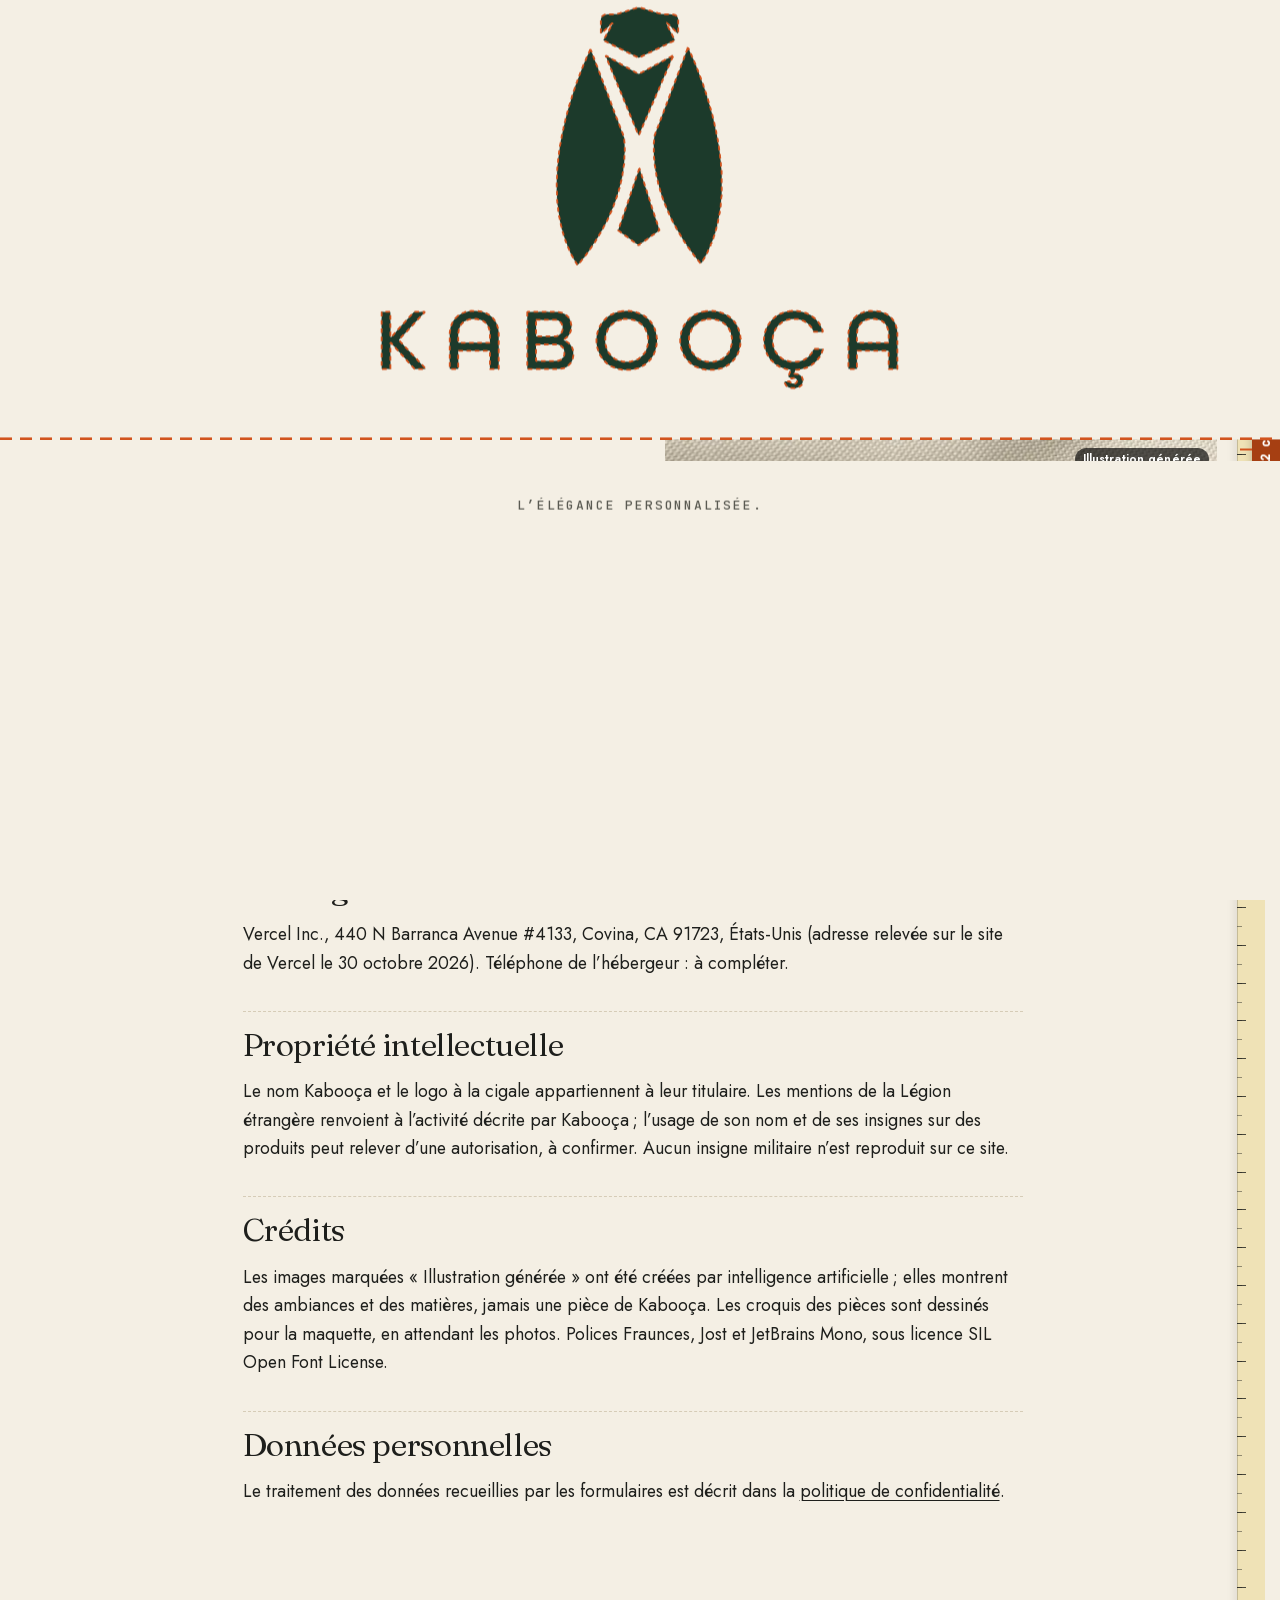
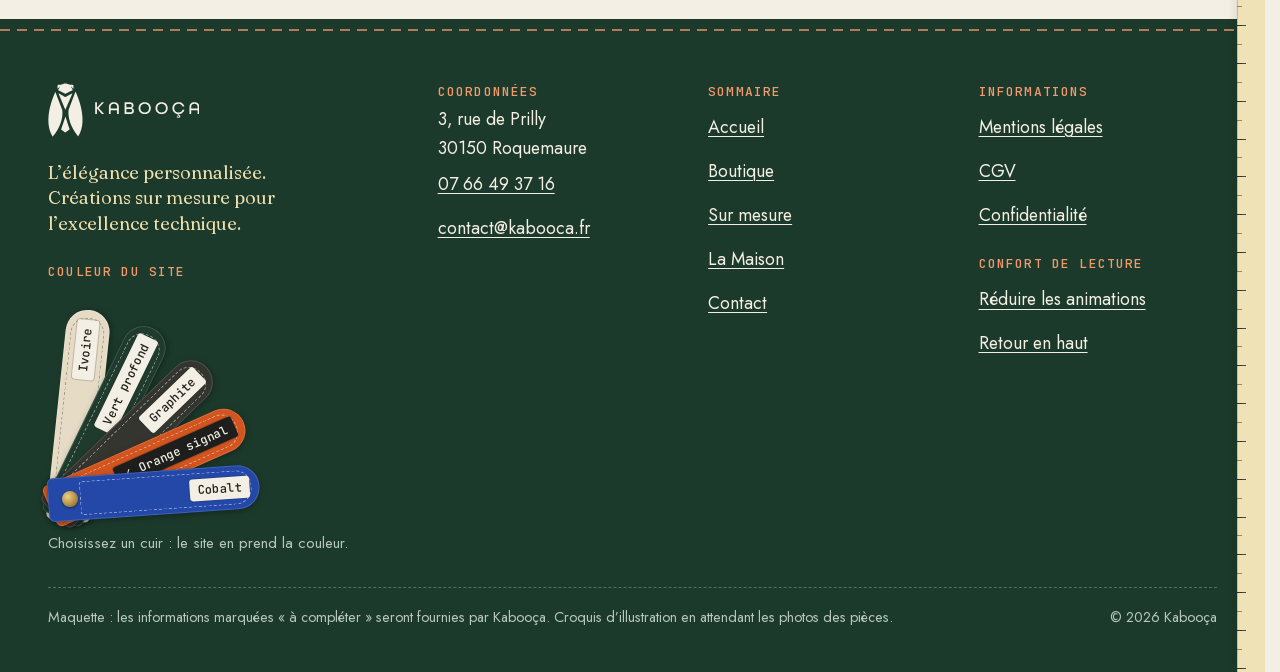
<file: mentions-legales.html>
<!doctype html>
<html lang="fr" data-v="4" data-page="mentions-legales">
<head>
<meta charset="utf-8">
<meta name="viewport" content="width=device-width, initial-scale=1, viewport-fit=cover">
<title>Mentions légales | Kabooça</title>
<meta name="description" content="Éditeur, hébergeur, propriété intellectuelle et crédits du site Kabooça.">
<meta name="robots" content="noindex, nofollow">
<link rel="canonical" href="https://kabooca-maquette.vercel.app/mentions-legales">
<style>:root{--fond:#F4EFE4;--texte:#1E1F1C;--voile-fond:#1C3A2B;--ouverture-fond:#F4EFE4;--menu-fond:#1C3A2B}:root { --entete-h: 72px; --barres-h: 0px; } html { background: var(--fond); color: var(--texte); scrollbar-gutter: stable; } body { margin: 0; background: var(--fond); } html.js:not(.calme):not(.secours):not([data-arrivee="retour"]) [data-anime] { opacity: 0; } html.js:not(.calme):not(.secours):not([data-arrivee="retour"]) [data-anime].vu { opacity: 1; } [data-voile] { position: fixed; inset: 0; z-index: 900; background: var(--voile-fond); transform: translateY(-112%); visibility: hidden; pointer-events: none; } html[data-arrivee="voile"]:not(.voile-leve):not(.calme):not(.secours) [data-voile] { transform: none; visibility: visible; } html.calme [data-voile], html.secours [data-voile] { visibility: hidden !important; } .ouverture-panneau { position: fixed; inset: 0; z-index: 850; display: none; place-content: center; justify-items: center; background: var(--ouverture-fond, var(--voile-fond)); color: var(--fond); text-align: center; } html.js[data-arrivee="intro"]:not(.calme):not(.secours):not(.intro-finie) .ouverture-panneau { display: grid; } html.defilement-bloque, html.defilement-bloque body, html.js[data-arrivee="intro"]:not(.calme):not(.secours):not(.intro-finie), html.js[data-arrivee="intro"]:not(.calme):not(.secours):not(.intro-finie) body, html[data-arrivee="voile"]:not(.voile-leve):not(.calme):not(.secours), html[data-arrivee="voile"]:not(.voile-leve):not(.calme):not(.secours) body { overflow: hidden; } html.js[data-arrivee="intro"]:not(.calme):not(.secours):not(.intro-finie) { background-color: var(--ouverture-fond, var(--voile-fond)); } html[data-arrivee="voile"]:not(.voile-leve):not(.calme):not(.secours) { background-color: var(--voile-fond); }</style>
<script>(function () {
var d = document.documentElement, ss = null, ls = null;
try { ss = window.sessionStorage; ls = window.localStorage; } catch (e) {}
d.classList.add('js');
var calme = false;
try { calme = !!ls && ls.getItem('socle:calme') === 'oui'; } catch (e) {}
if (!calme && window.matchMedia && matchMedia('(prefers-reduced-motion: reduce)').matches) calme = true;
if (calme) d.classList.add('calme');
var nav = performance.getEntriesByType ? performance.getEntriesByType('navigation')[0] : null;
var type = nav ? nav.type : 'navigate';
var depart = null;
try { depart = JSON.parse(ss.getItem('socle:depart') || 'null'); ss.removeItem('socle:depart'); } catch (e) {}
if (depart && !(Date.now() - depart.t < 15000)) depart = null;
var retourSection = false;
try { retourSection = !!ss.getItem('socle:calme-retour'); } catch (e) {}
var mode = type === 'back_forward' || retourSection ? 'retour' : type === 'reload' ? 'intro' : depart ? 'voile' : 'intro';
d.setAttribute('data-arrivee', mode);
if (mode === 'voile' && depart.couleur) d.style.setProperty('--voile-fond', depart.couleur);
if (type === 'reload' && 'scrollRestoration' in history) {
if (!retourSection) history.scrollRestoration = 'manual';
}
try {
var choisie = ls && ls.getItem('socle:langue');
var langue = (d.lang || '').slice(0, 2);
if (choisie && choisie !== langue && type === 'navigate' && !depart) {
var alt = document.querySelector('link[rel="alternate"][hreflang="' + choisie + '"]');
if (alt) location.replace(new URL(alt.href).pathname + location.search + location.hash);
}
} catch (e) {}
try {
var accent = ls && JSON.parse(ls.getItem('kabooca:accent') || 'null');
if (accent && /^(ivoire|vert|graphite|cobalt)$/.test(accent)) d.setAttribute('data-accent', accent);
} catch (e) {}
setTimeout(function () { if (!d.classList.contains('demarre')) d.classList.add('secours'); }, 2000);
})();</script>
<link rel="preload" href="/assets/fonts/fraunces.woff2" as="font" type="font/woff2" crossorigin>
<link rel="preload" href="/assets/fonts/jost.woff2" as="font" type="font/woff2" crossorigin>
<link rel="stylesheet" href="/assets/css/socle.css?v=4">
<link rel="stylesheet" href="/assets/css/site.css?v=4">
<link rel="modulepreload" href="/assets/js/site.js?v=4">
<link rel="modulepreload" href="/assets/js/socle/index.js?v=4">
<script src="/assets/vendor/gsap.min.js" defer></script>
<script src="/assets/vendor/ScrollTrigger.min.js" defer></script>
<script src="/assets/vendor/SplitText.min.js" defer></script>
<script type="module" src="/assets/js/site.js?v=4"></script>
<meta name="theme-color" content="#F4EFE4">
<link rel="icon" href="/assets/images/favicon.svg" type="image/svg+xml">
<link rel="apple-touch-icon" href="/assets/images/apple-touch-icon.png">
<meta property="og:type" content="website">
<meta property="og:site_name" content="Kabooça">
<meta property="og:locale" content="fr_FR">
<meta property="og:title" content="Mentions légales | Kabooça">
<meta property="og:description" content="Éditeur, hébergeur, propriété intellectuelle et crédits du site Kabooça.">
<meta property="og:url" content="https://kabooca-maquette.vercel.app/mentions-legales">
<meta property="og:image" content="https://kabooca-maquette.vercel.app/assets/partage/mentions-legales-fr.jpg">
<meta property="og:image:width" content="1200">
<meta property="og:image:height" content="630">
<meta property="og:image:alt" content="Mentions légales de Kabooça">
<meta name="twitter:card" content="summary_large_image">
<script type="application/ld+json">{"@context":"https://schema.org","@type":"Store","name":"Kabooça","url":"https://kabooca-maquette.vercel.app/","logo":"https://kabooca-maquette.vercel.app/assets/images/apple-touch-icon.png","slogan":"L’élégance personnalisée","description":"Boutique d’accessoires de luxe spécialisée dans les sacs et articles de la Légion étrangère : sacs et accessoires personnalisés, alliant esthétique technique et design coloré.","telephone":"+33766493716","email":"contact@kabooca.fr","address":{"@type":"PostalAddress","streetAddress":"3, rue de Prilly","postalCode":"30150","addressLocality":"Roquemaure","addressCountry":"FR"}}</script>
<script type="application/json" id="textes-js">{"panier":{"titre":"Votre panier","vide":"Votre panier est vide.","voirBoutique":"Voir les créations","quantite":"Quantité","moins":"Retirer un exemplaire de {nom}","plus":"Ajouter un exemplaire de {nom}","retirer":"Retirer {nom} du panier","retirerCourt":"Retirer","total":"Total TTC","noteTotal":"Les prix TTC s’afficheront ici dès qu’ils seront fournis par Kabooça.","paiement":"Moyens de paiement : à compléter.","commander":"Commander (simulé)","commandeFaite":"Commande simulée : rien n’a été envoyé et rien n’a été payé. Votre panier a été vidé.","ajoute":"{nom} ajouté au panier.","nombre":"{n} article{s} dans le panier","fermer":"Fermer le panier"},"visionneuse":{"titre":"Détails en grand","precedent":"Image précédente","suivant":"Image suivante","fermer":"Fermer","position":"{n} sur {total}"},"catalogue":{"titre":"Le catalogue","recherche":"Rechercher une création","rechercheAide":"Nom, catégorie ou mot-clé","filtres":"Filtrer par catégorie","toutes":"Toutes","resultats":"{n} création{s}","aucun":"Aucune création ne correspond à cette recherche.","effacer":"Effacer la recherche","ajouter":"Ajouter au panier","fiche":"Voir la fiche","creer":"Créer sur mesure","note":"Croquis d’illustration en attendant les photos des pièces. Prix, matières et dimensions à compléter."},"configurateur":{"titre":"Votre création","etapes":"Étapes de la création","etape":"Étape {n} sur 4","e1":"Le modèle","e1Texte":"Choisissez la base de votre pièce.","autre":"Une autre création","autreTexte":"Une idée à vous, à décrire à l’étape 4.","e2":"Les couleurs","e2Texte":"Essayez les teintes sur le croquis.","corps":"Corps","sangle":"Sangle","fil":"Fil des coutures","e3":"Le marquage","e3Texte":"Des initiales, un nom, une date : dites-nous ce que vous imaginez.","initiales":"Initiales (facultatif)","initialesAide":"Trois lettres dans cette maquette, affichées sur la pastille du croquis ; nombre réel à confirmer.","idee":"Votre idée de marquage (facultatif)","e4":"Vos coordonnées","e4Texte":"Kabooça vous recontacte pour le devis.","prenom":"Prénom","nom":"Nom","email":"E-mail","tel":"Téléphone (facultatif)","message":"Votre projet (facultatif)","suivant":"Étape suivante","precedent":"Étape précédente","envoyer":"Envoyer ma demande","envoye":"Demande simulée : rien n’a été envoyé. Sur le site final, votre création partira vers Kabooça, qui vous recontactera pour le devis.","recap":"Récapitulatif","recapModele":"Modèle","recapCouleurs":"Couleurs","recapMarquage":"Marquage","recapAucun":"aucun","retractation":"Pièce personnalisée : pas de droit de rétractation (article L221-28, 3°, du Code de la consommation). Conditions à confirmer dans les CGV.","donnees":"Vos données servent seulement à répondre à votre demande de création. \u003ca href=\"/confidentialite\">Politique de confidentialité\u003c/a> (à compléter).","altMarquage":"Écusson de cuir vierge, tambour à broder et poinçons en laiton","altCouleurs":"Éventail d’échantillons de cuir ivoire, vert, graphite, orange et cobalt"},"eclatee":{"surtitre":"Pièce par pièce","titre":"Le design technique, dessiné à plat","texte":"Un sac, c’est une somme de pièces : sangle, rabat, corps, soufflets, languettes et boucles. C’est là que se joue l’alliance de la technique et de la couleur.","note":"Croquis d’illustration : les options réelles de personnalisation sont à confirmer avec Kabooça.","legende":"Les pièces du croquis","fin":"Une pièce, vos couleurs.","alt":"Patron de cuir ivoire, règle, alène et bobine de fil orange sur un tapis de coupe vert","assembler":"Réassembler le croquis","eclater":"Éclater le croquis","essayer":"Essayer vos couleurs"},"croquis":{"sangle":"Sangle","rabat":"Rabat","corps":"Corps","soufflet":"Soufflet","languette":"Languettes et boucles","couture":"Coutures","largeur":"Largeur","hauteur":"Hauteur","profondeur":"Profondeur"},"produits":{"sac-de-commandement":{"nom":"Sac de Commandement","croquis":"besace","categorie":"sacs","fiche":"/boutique/sac-de-commandement"},"accessoires-de-precision":{"nom":"Accessoires de Précision","croquis":"accessoires","categorie":"accessoires","fiche":"/boutique/accessoires-de-precision"},"sacs-legion-etrangere":{"nom":"Sacs de Légion Étrangère","croquis":"sac-a-dos","categorie":"sacs","fiche":"/boutique/sacs-legion-etrangere"},"creations-sur-mesure":{"nom":"Créations Sur Mesure","croquis":"patron","categorie":"personnalises","fiche":null}},"teintes":{"ivoire":{"nom":"Ivoire","hex":"#E6DCC6"},"vert":{"nom":"Vert profond","hex":"#1F3B2D"},"graphite":{"nom":"Graphite","hex":"#34352F"},"orange":{"nom":"Orange signal","hex":"#D2541E"},"cobalt":{"nom":"Cobalt","hex":"#2448A8"}}}</script>
</head>
<body id="haut">
<svg class="definitions" width="0" height="0" aria-hidden="true" focusable="false"><defs>
<symbol id="logo-embleme" viewBox="196.5 -1.2 185.5 287.0"><path fill-rule="evenodd" d="M289.5,177.8 L288.8,178.5 L287.8,182.2 L286.0,186.7 L285.8,188.0 L285.0,189.7 L284.8,191.0 L284.0,192.7 L283.8,194.0 L283.0,195.7 L282.8,197.0 L282.0,198.7 L281.8,200.0 L281.2,201.2 L280.8,202.8 L280.2,203.8 L280.0,205.2 L279.2,206.8 L279.0,208.2 L278.2,209.8 L277.8,211.7 L277.2,212.8 L276.8,214.7 L276.2,215.8 L275.8,217.3 L275.2,218.7 L274.8,220.3 L274.2,221.7 L273.8,223.3 L273.2,224.7 L272.8,226.2 L272.0,228.0 L271.8,229.2 L271.0,231.0 L270.8,232.2 L270.2,233.2 L269.8,235.0 L269.2,236.2 L268.8,237.8 L268.2,239.0 L267.8,240.7 L267.2,241.8 L266.8,243.3 L266.0,245.2 L266.3,245.8 L268.5,247.2 L271.3,249.5 L272.3,250.0 L274.5,251.8 L275.0,252.0 L288.0,261.7 L288.8,261.7 L290.2,260.8 L291.0,260.0 L294.3,257.8 L295.2,257.0 L301.3,252.8 L302.2,252.0 L308.3,247.8 L311.3,245.5 L311.3,244.8 L310.8,243.8 L310.7,242.7 L310.0,241.3 L309.7,239.7 L309.0,238.3 L308.7,236.7 L308.0,235.3 L307.7,233.7 L307.0,232.3 L306.7,230.7 L306.0,229.3 L305.7,227.7 L304.8,225.8 L304.8,225.0 L304.0,223.2 L303.8,222.0 L303.0,220.2 L302.7,218.5 L302.0,217.2 L301.8,215.7 L301.0,214.0 L300.7,212.2 L300.0,211.0 L299.7,209.0 L298.8,207.2 L298.7,205.8 L297.8,204.2 L297.7,202.7 L297.0,201.3 L296.7,199.7 L295.8,197.8 L294.8,194.0 L294.0,192.2 L293.8,190.8 L293.0,189.0 L292.8,187.7 L292.0,186.0 L291.7,184.0 L290.8,182.2 L290.7,180.8 L290.0,179.7 L289.8,178.2Z M326.2,53.8 L325.0,54.0 L324.0,54.8 L322.8,55.2 L320.5,56.7 L319.2,57.2 L318.2,58.0 L317.3,58.2 L316.5,58.8 L313.3,60.3 L311.0,61.8 L306.0,64.3 L305.5,64.8 L304.3,65.2 L303.8,65.7 L300.7,67.2 L300.2,67.7 L298.8,68.2 L298.0,68.8 L294.8,70.3 L294.3,70.8 L293.3,71.2 L292.5,71.8 L291.5,72.2 L289.0,73.7 L288.2,73.7 L286.8,73.0 L285.5,72.0 L284.8,71.8 L284.0,71.2 L281.0,69.7 L280.5,69.2 L279.5,68.8 L277.0,67.2 L274.2,65.8 L273.5,65.2 L272.7,65.0 L271.7,64.2 L270.3,63.7 L269.8,63.2 L268.8,62.8 L266.3,61.2 L265.3,60.8 L262.5,59.0 L260.0,57.8 L257.5,56.2 L254.7,54.8 L254.0,54.2 L253.0,53.8 L252.5,54.0 L252.7,55.0 L253.8,57.3 L254.0,58.3 L254.8,59.7 L255.2,61.2 L256.0,62.5 L256.2,63.5 L257.8,67.0 L258.0,68.0 L258.8,69.3 L259.2,70.8 L260.0,72.2 L260.2,73.2 L260.8,74.2 L261.2,75.5 L262.0,77.0 L262.2,78.0 L262.8,79.0 L264.2,82.8 L264.8,83.8 L265.0,84.8 L265.8,86.2 L266.2,87.7 L267.8,91.0 L268.2,92.5 L269.0,93.8 L269.2,94.8 L269.8,95.8 L270.0,96.8 L270.8,98.3 L271.0,99.3 L271.8,100.7 L272.2,102.2 L273.0,103.5 L273.0,104.0 L274.0,106.0 L274.2,107.0 L275.8,110.3 L276.2,111.8 L277.0,113.2 L277.0,113.7 L277.8,115.2 L278.2,116.7 L279.0,118.0 L279.2,119.0 L279.8,120.0 L281.2,123.8 L281.8,124.8 L282.0,125.8 L282.8,127.3 L283.2,128.7 L283.8,129.7 L284.0,130.7 L284.8,132.0 L285.2,133.5 L286.0,134.8 L286.2,135.8 L287.8,139.3 L288.0,140.5 L288.3,140.8 L289.0,140.3 L289.7,139.2 L289.8,138.2 L290.7,136.8 L292.0,133.2 L292.8,131.8 L293.0,130.8 L293.7,129.8 L293.8,129.0 L294.8,127.2 L296.0,124.0 L296.7,123.0 L296.8,122.0 L297.7,120.7 L299.0,117.0 L299.8,115.7 L300.0,114.7 L300.8,113.3 L301.0,112.3 L302.7,109.2 L302.8,108.2 L303.7,106.8 L304.0,105.5 L304.7,104.5 L304.8,103.5 L305.8,101.8 L306.0,100.8 L306.7,99.8 L308.0,96.2 L309.7,93.0 L309.8,92.0 L310.7,90.7 L311.0,89.3 L312.7,86.0 L313.0,84.7 L313.8,83.3 L314.0,82.3 L314.8,81.0 L315.0,80.0 L316.7,76.8 L317.0,75.5 L317.7,74.5 L317.8,73.5 L318.7,72.2 L318.8,71.2 L319.7,69.8 L321.0,66.2 L321.8,64.8 L322.0,63.8 L322.7,62.8 L324.0,59.2 L325.7,56.0 L326.2,54.7Z M235.8,47.2 L235.3,47.2 L235.0,47.5 L235.0,48.0 L234.2,49.3 L233.8,50.7 L231.2,56.0 L229.8,59.7 L228.2,63.0 L227.8,64.3 L227.2,65.5 L224.8,71.8 L224.2,73.0 L223.8,74.3 L223.0,76.0 L222.8,77.2 L222.2,78.2 L221.8,79.8 L221.2,80.8 L220.8,82.5 L220.2,83.7 L219.8,85.3 L219.0,87.0 L218.8,88.2 L218.2,89.5 L217.8,91.2 L217.2,92.5 L216.8,94.2 L215.2,98.5 L215.0,99.8 L214.2,101.7 L214.0,103.2 L213.2,105.0 L212.8,107.0 L212.5,107.5 L212.0,109.0 L212.0,109.8 L211.2,111.8 L210.8,114.2 L210.2,115.5 L209.8,117.8 L209.2,119.3 L209.0,120.8 L208.3,122.7 L207.7,126.2 L207.2,127.2 L207.0,129.2 L206.2,131.5 L205.8,134.3 L205.0,137.0 L204.8,139.0 L204.0,142.0 L203.8,144.3 L203.2,146.2 L203.0,148.7 L202.0,153.0 L202.0,154.8 L201.2,158.5 L200.8,163.5 L200.5,164.3 L200.5,165.5 L200.2,166.2 L199.8,172.7 L199.5,173.5 L199.5,175.7 L199.2,176.5 L198.8,189.7 L198.5,190.5 L198.5,201.7 L198.8,202.5 L199.0,212.3 L199.5,217.5 L199.8,218.3 L200.2,223.7 L200.8,226.3 L201.2,230.3 L201.8,232.5 L202.0,234.8 L202.8,237.5 L203.2,240.2 L203.8,241.7 L204.2,244.2 L204.8,245.7 L205.2,247.8 L205.8,249.2 L206.2,251.2 L206.8,252.5 L207.2,254.2 L208.0,256.0 L208.2,257.2 L208.8,258.2 L209.2,259.8 L209.8,260.8 L210.0,261.8 L210.8,263.3 L211.2,264.7 L212.0,266.0 L212.2,267.0 L212.8,267.8 L213.2,269.2 L215.3,273.5 L216.8,275.8 L218.2,278.7 L219.0,279.7 L219.2,280.3 L221.3,283.7 L223.5,281.7 L225.8,278.5 L228.5,275.5 L233.0,269.2 L233.8,268.3 L237.2,263.2 L238.7,261.3 L238.8,260.7 L240.7,258.2 L243.0,254.2 L243.7,253.5 L244.0,252.5 L244.5,252.0 L245.0,250.8 L246.7,248.3 L247.0,247.3 L248.8,244.5 L249.0,243.8 L249.7,243.0 L250.0,241.8 L251.5,239.5 L255.7,231.2 L256.0,229.8 L256.7,229.0 L257.0,227.7 L257.8,226.3 L258.0,225.5 L258.7,224.5 L259.0,223.0 L260.7,219.7 L261.0,218.2 L261.7,217.0 L262.0,215.5 L263.7,211.7 L264.0,209.8 L264.7,208.7 L265.0,206.8 L265.7,205.7 L266.0,203.7 L266.5,202.8 L266.8,200.8 L267.7,198.8 L267.8,197.2 L268.8,194.2 L268.8,193.2 L269.8,189.8 L270.0,187.8 L270.8,184.8 L270.8,183.5 L271.2,181.7 L271.5,181.0 L272.0,175.3 L272.7,172.3 L272.7,170.0 L272.8,169.8 L273.0,161.0 L273.3,159.8 L273.3,155.0 L273.0,153.8 L273.0,148.5 L272.8,148.3 L272.7,143.5 L272.0,142.3 L270.7,138.2 L270.0,137.2 L269.8,136.0 L269.0,134.3 L268.7,132.8 L268.0,131.8 L267.7,130.3 L267.0,129.2 L265.7,125.0 L263.8,120.8 L263.7,119.7 L263.0,118.7 L262.7,117.0 L262.0,116.0 L261.7,114.5 L261.0,113.3 L259.7,109.2 L259.0,108.2 L258.8,107.0 L258.0,105.3 L257.7,103.8 L257.0,102.8 L256.7,101.3 L256.0,100.2 L254.7,96.0 L252.8,91.8 L252.7,90.7 L252.0,89.7 L251.7,88.0 L251.0,87.0 L250.7,85.5 L250.0,84.3 L248.7,80.2 L248.0,79.2 L247.8,78.0 L247.0,76.3 L246.7,74.8 L246.0,73.8 L245.7,72.3 L245.0,71.2 L243.7,67.0 L241.8,62.8 L241.7,61.7 L241.0,60.7 L240.7,59.0 L240.0,58.0 L239.7,56.5 L239.0,55.3 L237.7,51.2 L237.0,50.2 L236.8,49.0Z M342.3,45.3 L341.8,47.2 L340.8,49.5 L340.8,50.0 L340.2,51.0 L339.8,52.5 L339.2,53.7 L337.8,57.8 L336.0,62.0 L335.8,63.2 L335.2,64.2 L334.8,65.8 L334.2,66.8 L333.8,68.3 L333.2,69.5 L331.8,73.7 L331.2,74.7 L331.0,75.8 L330.3,77.0 L329.8,79.0 L329.2,80.0 L328.8,81.5 L328.2,82.7 L326.8,86.8 L325.0,91.0 L324.8,92.2 L324.2,93.2 L323.8,94.8 L323.2,95.8 L322.8,97.3 L322.2,98.5 L320.8,102.7 L320.2,103.7 L320.0,104.8 L319.3,106.0 L318.8,108.0 L318.2,109.0 L317.8,110.5 L317.2,111.7 L315.8,115.8 L314.0,120.0 L313.8,121.2 L313.2,122.2 L312.8,123.8 L312.2,124.8 L311.8,126.3 L311.2,127.5 L309.8,131.7 L309.2,132.7 L309.0,133.8 L308.3,135.0 L307.8,137.0 L307.2,138.0 L306.8,139.5 L306.2,140.7 L305.8,142.0 L305.8,144.3 L305.5,145.2 L305.5,148.3 L305.2,149.2 L305.2,162.7 L305.5,163.3 L305.5,166.5 L305.8,167.3 L306.2,173.8 L306.8,176.5 L307.0,179.8 L307.7,182.2 L308.2,186.0 L309.0,188.8 L309.0,189.8 L309.8,192.3 L310.0,194.2 L310.7,195.7 L311.0,197.8 L311.8,199.8 L312.2,202.0 L313.0,203.7 L313.2,205.2 L313.8,206.5 L314.2,208.2 L314.8,209.5 L315.2,211.0 L315.8,212.2 L316.2,213.7 L316.8,214.8 L317.2,216.3 L317.8,217.5 L318.2,218.8 L318.8,219.8 L319.0,220.8 L319.8,222.3 L320.2,223.7 L321.0,225.0 L321.2,225.8 L322.8,229.0 L323.0,229.8 L327.3,238.5 L328.8,240.8 L329.2,242.0 L338.0,256.8 L343.0,264.3 L343.8,265.2 L345.2,267.3 L347.0,269.5 L349.2,272.7 L356.0,281.2 L356.8,281.7 L357.7,281.2 L360.0,277.0 L360.5,276.5 L361.2,275.0 L361.7,274.5 L361.8,273.7 L363.5,271.0 L364.8,268.3 L365.0,267.3 L365.8,266.2 L367.0,263.0 L367.7,262.0 L367.8,261.0 L368.7,259.5 L369.0,258.0 L369.7,257.0 L370.0,255.5 L370.7,254.2 L371.0,252.5 L371.7,251.2 L372.0,249.5 L372.7,248.2 L372.8,246.7 L373.8,244.0 L373.8,243.2 L374.7,240.8 L374.8,239.2 L375.8,235.8 L376.0,233.8 L376.8,230.8 L377.0,228.5 L377.7,226.3 L377.8,223.2 L378.7,218.8 L379.0,212.3 L379.3,211.5 L379.3,209.0 L379.7,208.0 L379.7,203.8 L379.8,203.7 L379.7,180.2 L379.3,179.5 L379.3,176.5 L379.0,175.7 L378.8,170.2 L378.0,164.8 L377.8,161.2 L377.0,156.8 L376.5,151.8 L376.0,150.5 L375.5,145.8 L374.8,143.7 L374.7,141.2 L374.0,139.3 L373.8,137.0 L372.8,133.7 L372.8,132.5 L372.0,129.8 L371.8,128.0 L370.8,124.8 L370.8,123.7 L370.0,121.3 L369.7,119.0 L369.0,117.5 L368.5,114.7 L367.8,113.2 L367.7,111.7 L367.0,110.2 L366.7,108.0 L365.8,106.2 L365.8,105.3 L365.0,103.2 L364.8,101.8 L364.0,100.0 L363.8,98.7 L362.8,96.2 L362.7,94.8 L361.8,93.2 L361.7,91.8 L360.8,90.2 L360.7,88.8 L359.8,87.2 L359.7,85.8 L358.0,82.0 L357.8,80.8 L357.0,79.2 L356.8,78.0 L356.0,76.3 L355.7,74.8 L355.0,73.8 L354.7,72.2 L354.0,71.2 L353.7,69.7 L353.0,68.7 L352.7,67.2 L352.0,66.2 L351.7,64.7 L351.0,63.7 L350.7,62.2 L349.8,60.8 L349.8,60.3 L349.0,58.8 L348.8,57.8 L348.0,56.5 L347.8,55.5 L346.8,53.8 L346.7,52.8 L346.0,52.0 L345.8,51.0 L344.8,49.3 L343.7,46.3 L343.0,45.5Z M330.2,10.0 L328.8,9.0 L325.3,8.2 L313.7,8.0 L311.2,7.0 L309.7,6.8 L307.8,6.0 L307.0,6.0 L305.2,5.2 L303.7,5.0 L301.8,4.2 L299.8,3.8 L298.0,3.0 L296.7,2.8 L292.0,1.2 L290.2,0.8 L287.3,0.8 L285.7,1.2 L284.3,1.8 L283.0,2.0 L281.2,2.8 L279.8,3.0 L278.0,3.8 L276.2,4.2 L274.8,4.8 L272.8,5.2 L271.7,5.8 L269.7,6.2 L268.3,6.8 L266.7,7.2 L264.5,8.0 L253.8,8.2 L252.8,8.5 L251.5,8.5 L249.7,9.3 L248.2,10.7 L247.0,13.2 L247.0,28.7 L247.2,29.0 L247.7,29.0 L249.3,27.2 L250.5,26.5 L252.2,24.7 L253.3,23.8 L259.3,18.0 L259.7,18.0 L260.0,18.5 L259.8,19.0 L257.2,23.3 L256.8,24.3 L256.3,24.8 L255.8,26.2 L255.3,26.7 L254.8,28.0 L253.0,30.8 L252.8,31.5 L252.2,32.3 L251.8,33.3 L251.3,33.8 L250.8,35.2 L250.2,35.8 L250.0,36.5 L251.3,37.5 L270.0,46.8 L271.0,47.0 L271.8,47.7 L273.0,48.0 L273.8,48.7 L275.0,49.0 L275.8,49.7 L277.0,50.0 L277.8,50.7 L279.0,51.0 L279.8,51.7 L281.0,52.0 L281.8,52.7 L283.0,53.0 L283.8,53.7 L285.0,54.0 L285.8,54.7 L287.0,55.0 L287.8,55.7 L289.0,55.8 L300.7,50.0 L302.0,49.7 L302.8,49.0 L304.0,48.7 L304.8,48.0 L306.0,47.7 L306.8,47.0 L309.8,45.8 L315.5,42.8 L318.2,41.8 L319.3,41.0 L320.2,40.8 L321.3,40.0 L322.5,39.7 L323.3,39.0 L324.7,38.7 L327.0,37.5 L328.2,36.5 L319.0,18.2 L319.5,17.7 L320.3,18.5 L321.3,19.0 L331.2,28.8 L331.8,28.8 L332.0,28.7 L332.0,13.8 L331.8,12.5Z"/></symbol>
<symbol id="logo-corps" viewBox="196.5 -1.2 185.5 287.0"><path fill-rule="evenodd" d="M289.5,177.8 L288.8,178.5 L287.8,182.2 L286.0,186.7 L285.8,188.0 L285.0,189.7 L284.8,191.0 L284.0,192.7 L283.8,194.0 L283.0,195.7 L282.8,197.0 L282.0,198.7 L281.8,200.0 L281.2,201.2 L280.8,202.8 L280.2,203.8 L280.0,205.2 L279.2,206.8 L279.0,208.2 L278.2,209.8 L277.8,211.7 L277.2,212.8 L276.8,214.7 L276.2,215.8 L275.8,217.3 L275.2,218.7 L274.8,220.3 L274.2,221.7 L273.8,223.3 L273.2,224.7 L272.8,226.2 L272.0,228.0 L271.8,229.2 L271.0,231.0 L270.8,232.2 L270.2,233.2 L269.8,235.0 L269.2,236.2 L268.8,237.8 L268.2,239.0 L267.8,240.7 L267.2,241.8 L266.8,243.3 L266.0,245.2 L266.3,245.8 L268.5,247.2 L271.3,249.5 L272.3,250.0 L274.5,251.8 L275.0,252.0 L288.0,261.7 L288.8,261.7 L290.2,260.8 L291.0,260.0 L294.3,257.8 L295.2,257.0 L301.3,252.8 L302.2,252.0 L308.3,247.8 L311.3,245.5 L311.3,244.8 L310.8,243.8 L310.7,242.7 L310.0,241.3 L309.7,239.7 L309.0,238.3 L308.7,236.7 L308.0,235.3 L307.7,233.7 L307.0,232.3 L306.7,230.7 L306.0,229.3 L305.7,227.7 L304.8,225.8 L304.8,225.0 L304.0,223.2 L303.8,222.0 L303.0,220.2 L302.7,218.5 L302.0,217.2 L301.8,215.7 L301.0,214.0 L300.7,212.2 L300.0,211.0 L299.7,209.0 L298.8,207.2 L298.7,205.8 L297.8,204.2 L297.7,202.7 L297.0,201.3 L296.7,199.7 L295.8,197.8 L294.8,194.0 L294.0,192.2 L293.8,190.8 L293.0,189.0 L292.8,187.7 L292.0,186.0 L291.7,184.0 L290.8,182.2 L290.7,180.8 L290.0,179.7 L289.8,178.2Z  M326.2,53.8 L325.0,54.0 L324.0,54.8 L322.8,55.2 L320.5,56.7 L319.2,57.2 L318.2,58.0 L317.3,58.2 L316.5,58.8 L313.3,60.3 L311.0,61.8 L306.0,64.3 L305.5,64.8 L304.3,65.2 L303.8,65.7 L300.7,67.2 L300.2,67.7 L298.8,68.2 L298.0,68.8 L294.8,70.3 L294.3,70.8 L293.3,71.2 L292.5,71.8 L291.5,72.2 L289.0,73.7 L288.2,73.7 L286.8,73.0 L285.5,72.0 L284.8,71.8 L284.0,71.2 L281.0,69.7 L280.5,69.2 L279.5,68.8 L277.0,67.2 L274.2,65.8 L273.5,65.2 L272.7,65.0 L271.7,64.2 L270.3,63.7 L269.8,63.2 L268.8,62.8 L266.3,61.2 L265.3,60.8 L262.5,59.0 L260.0,57.8 L257.5,56.2 L254.7,54.8 L254.0,54.2 L253.0,53.8 L252.5,54.0 L252.7,55.0 L253.8,57.3 L254.0,58.3 L254.8,59.7 L255.2,61.2 L256.0,62.5 L256.2,63.5 L257.8,67.0 L258.0,68.0 L258.8,69.3 L259.2,70.8 L260.0,72.2 L260.2,73.2 L260.8,74.2 L261.2,75.5 L262.0,77.0 L262.2,78.0 L262.8,79.0 L264.2,82.8 L264.8,83.8 L265.0,84.8 L265.8,86.2 L266.2,87.7 L267.8,91.0 L268.2,92.5 L269.0,93.8 L269.2,94.8 L269.8,95.8 L270.0,96.8 L270.8,98.3 L271.0,99.3 L271.8,100.7 L272.2,102.2 L273.0,103.5 L273.0,104.0 L274.0,106.0 L274.2,107.0 L275.8,110.3 L276.2,111.8 L277.0,113.2 L277.0,113.7 L277.8,115.2 L278.2,116.7 L279.0,118.0 L279.2,119.0 L279.8,120.0 L281.2,123.8 L281.8,124.8 L282.0,125.8 L282.8,127.3 L283.2,128.7 L283.8,129.7 L284.0,130.7 L284.8,132.0 L285.2,133.5 L286.0,134.8 L286.2,135.8 L287.8,139.3 L288.0,140.5 L288.3,140.8 L289.0,140.3 L289.7,139.2 L289.8,138.2 L290.7,136.8 L292.0,133.2 L292.8,131.8 L293.0,130.8 L293.7,129.8 L293.8,129.0 L294.8,127.2 L296.0,124.0 L296.7,123.0 L296.8,122.0 L297.7,120.7 L299.0,117.0 L299.8,115.7 L300.0,114.7 L300.8,113.3 L301.0,112.3 L302.7,109.2 L302.8,108.2 L303.7,106.8 L304.0,105.5 L304.7,104.5 L304.8,103.5 L305.8,101.8 L306.0,100.8 L306.7,99.8 L308.0,96.2 L309.7,93.0 L309.8,92.0 L310.7,90.7 L311.0,89.3 L312.7,86.0 L313.0,84.7 L313.8,83.3 L314.0,82.3 L314.8,81.0 L315.0,80.0 L316.7,76.8 L317.0,75.5 L317.7,74.5 L317.8,73.5 L318.7,72.2 L318.8,71.2 L319.7,69.8 L321.0,66.2 L321.8,64.8 L322.0,63.8 L322.7,62.8 L324.0,59.2 L325.7,56.0 L326.2,54.7Z  M330.2,10.0 L328.8,9.0 L325.3,8.2 L313.7,8.0 L311.2,7.0 L309.7,6.8 L307.8,6.0 L307.0,6.0 L305.2,5.2 L303.7,5.0 L301.8,4.2 L299.8,3.8 L298.0,3.0 L296.7,2.8 L292.0,1.2 L290.2,0.8 L287.3,0.8 L285.7,1.2 L284.3,1.8 L283.0,2.0 L281.2,2.8 L279.8,3.0 L278.0,3.8 L276.2,4.2 L274.8,4.8 L272.8,5.2 L271.7,5.8 L269.7,6.2 L268.3,6.8 L266.7,7.2 L264.5,8.0 L253.8,8.2 L252.8,8.5 L251.5,8.5 L249.7,9.3 L248.2,10.7 L247.0,13.2 L247.0,28.7 L247.2,29.0 L247.7,29.0 L249.3,27.2 L250.5,26.5 L252.2,24.7 L253.3,23.8 L259.3,18.0 L259.7,18.0 L260.0,18.5 L259.8,19.0 L257.2,23.3 L256.8,24.3 L256.3,24.8 L255.8,26.2 L255.3,26.7 L254.8,28.0 L253.0,30.8 L252.8,31.5 L252.2,32.3 L251.8,33.3 L251.3,33.8 L250.8,35.2 L250.2,35.8 L250.0,36.5 L251.3,37.5 L270.0,46.8 L271.0,47.0 L271.8,47.7 L273.0,48.0 L273.8,48.7 L275.0,49.0 L275.8,49.7 L277.0,50.0 L277.8,50.7 L279.0,51.0 L279.8,51.7 L281.0,52.0 L281.8,52.7 L283.0,53.0 L283.8,53.7 L285.0,54.0 L285.8,54.7 L287.0,55.0 L287.8,55.7 L289.0,55.8 L300.7,50.0 L302.0,49.7 L302.8,49.0 L304.0,48.7 L304.8,48.0 L306.0,47.7 L306.8,47.0 L309.8,45.8 L315.5,42.8 L318.2,41.8 L319.3,41.0 L320.2,40.8 L321.3,40.0 L322.5,39.7 L323.3,39.0 L324.7,38.7 L327.0,37.5 L328.2,36.5 L319.0,18.2 L319.5,17.7 L320.3,18.5 L321.3,19.0 L331.2,28.8 L331.8,28.8 L332.0,28.7 L332.0,13.8 L331.8,12.5Z"/></symbol>
<symbol id="logo-aile-g" viewBox="196.5 -1.2 185.5 287.0"><path fill-rule="evenodd" d="M235.8,47.2 L235.3,47.2 L235.0,47.5 L235.0,48.0 L234.2,49.3 L233.8,50.7 L231.2,56.0 L229.8,59.7 L228.2,63.0 L227.8,64.3 L227.2,65.5 L224.8,71.8 L224.2,73.0 L223.8,74.3 L223.0,76.0 L222.8,77.2 L222.2,78.2 L221.8,79.8 L221.2,80.8 L220.8,82.5 L220.2,83.7 L219.8,85.3 L219.0,87.0 L218.8,88.2 L218.2,89.5 L217.8,91.2 L217.2,92.5 L216.8,94.2 L215.2,98.5 L215.0,99.8 L214.2,101.7 L214.0,103.2 L213.2,105.0 L212.8,107.0 L212.5,107.5 L212.0,109.0 L212.0,109.8 L211.2,111.8 L210.8,114.2 L210.2,115.5 L209.8,117.8 L209.2,119.3 L209.0,120.8 L208.3,122.7 L207.7,126.2 L207.2,127.2 L207.0,129.2 L206.2,131.5 L205.8,134.3 L205.0,137.0 L204.8,139.0 L204.0,142.0 L203.8,144.3 L203.2,146.2 L203.0,148.7 L202.0,153.0 L202.0,154.8 L201.2,158.5 L200.8,163.5 L200.5,164.3 L200.5,165.5 L200.2,166.2 L199.8,172.7 L199.5,173.5 L199.5,175.7 L199.2,176.5 L198.8,189.7 L198.5,190.5 L198.5,201.7 L198.8,202.5 L199.0,212.3 L199.5,217.5 L199.8,218.3 L200.2,223.7 L200.8,226.3 L201.2,230.3 L201.8,232.5 L202.0,234.8 L202.8,237.5 L203.2,240.2 L203.8,241.7 L204.2,244.2 L204.8,245.7 L205.2,247.8 L205.8,249.2 L206.2,251.2 L206.8,252.5 L207.2,254.2 L208.0,256.0 L208.2,257.2 L208.8,258.2 L209.2,259.8 L209.8,260.8 L210.0,261.8 L210.8,263.3 L211.2,264.7 L212.0,266.0 L212.2,267.0 L212.8,267.8 L213.2,269.2 L215.3,273.5 L216.8,275.8 L218.2,278.7 L219.0,279.7 L219.2,280.3 L221.3,283.7 L223.5,281.7 L225.8,278.5 L228.5,275.5 L233.0,269.2 L233.8,268.3 L237.2,263.2 L238.7,261.3 L238.8,260.7 L240.7,258.2 L243.0,254.2 L243.7,253.5 L244.0,252.5 L244.5,252.0 L245.0,250.8 L246.7,248.3 L247.0,247.3 L248.8,244.5 L249.0,243.8 L249.7,243.0 L250.0,241.8 L251.5,239.5 L255.7,231.2 L256.0,229.8 L256.7,229.0 L257.0,227.7 L257.8,226.3 L258.0,225.5 L258.7,224.5 L259.0,223.0 L260.7,219.7 L261.0,218.2 L261.7,217.0 L262.0,215.5 L263.7,211.7 L264.0,209.8 L264.7,208.7 L265.0,206.8 L265.7,205.7 L266.0,203.7 L266.5,202.8 L266.8,200.8 L267.7,198.8 L267.8,197.2 L268.8,194.2 L268.8,193.2 L269.8,189.8 L270.0,187.8 L270.8,184.8 L270.8,183.5 L271.2,181.7 L271.5,181.0 L272.0,175.3 L272.7,172.3 L272.7,170.0 L272.8,169.8 L273.0,161.0 L273.3,159.8 L273.3,155.0 L273.0,153.8 L273.0,148.5 L272.8,148.3 L272.7,143.5 L272.0,142.3 L270.7,138.2 L270.0,137.2 L269.8,136.0 L269.0,134.3 L268.7,132.8 L268.0,131.8 L267.7,130.3 L267.0,129.2 L265.7,125.0 L263.8,120.8 L263.7,119.7 L263.0,118.7 L262.7,117.0 L262.0,116.0 L261.7,114.5 L261.0,113.3 L259.7,109.2 L259.0,108.2 L258.8,107.0 L258.0,105.3 L257.7,103.8 L257.0,102.8 L256.7,101.3 L256.0,100.2 L254.7,96.0 L252.8,91.8 L252.7,90.7 L252.0,89.7 L251.7,88.0 L251.0,87.0 L250.7,85.5 L250.0,84.3 L248.7,80.2 L248.0,79.2 L247.8,78.0 L247.0,76.3 L246.7,74.8 L246.0,73.8 L245.7,72.3 L245.0,71.2 L243.7,67.0 L241.8,62.8 L241.7,61.7 L241.0,60.7 L240.7,59.0 L240.0,58.0 L239.7,56.5 L239.0,55.3 L237.7,51.2 L237.0,50.2 L236.8,49.0Z "/></symbol>
<symbol id="logo-aile-d" viewBox="196.5 -1.2 185.5 287.0"><path fill-rule="evenodd" d="M342.3,45.3 L341.8,47.2 L340.8,49.5 L340.8,50.0 L340.2,51.0 L339.8,52.5 L339.2,53.7 L337.8,57.8 L336.0,62.0 L335.8,63.2 L335.2,64.2 L334.8,65.8 L334.2,66.8 L333.8,68.3 L333.2,69.5 L331.8,73.7 L331.2,74.7 L331.0,75.8 L330.3,77.0 L329.8,79.0 L329.2,80.0 L328.8,81.5 L328.2,82.7 L326.8,86.8 L325.0,91.0 L324.8,92.2 L324.2,93.2 L323.8,94.8 L323.2,95.8 L322.8,97.3 L322.2,98.5 L320.8,102.7 L320.2,103.7 L320.0,104.8 L319.3,106.0 L318.8,108.0 L318.2,109.0 L317.8,110.5 L317.2,111.7 L315.8,115.8 L314.0,120.0 L313.8,121.2 L313.2,122.2 L312.8,123.8 L312.2,124.8 L311.8,126.3 L311.2,127.5 L309.8,131.7 L309.2,132.7 L309.0,133.8 L308.3,135.0 L307.8,137.0 L307.2,138.0 L306.8,139.5 L306.2,140.7 L305.8,142.0 L305.8,144.3 L305.5,145.2 L305.5,148.3 L305.2,149.2 L305.2,162.7 L305.5,163.3 L305.5,166.5 L305.8,167.3 L306.2,173.8 L306.8,176.5 L307.0,179.8 L307.7,182.2 L308.2,186.0 L309.0,188.8 L309.0,189.8 L309.8,192.3 L310.0,194.2 L310.7,195.7 L311.0,197.8 L311.8,199.8 L312.2,202.0 L313.0,203.7 L313.2,205.2 L313.8,206.5 L314.2,208.2 L314.8,209.5 L315.2,211.0 L315.8,212.2 L316.2,213.7 L316.8,214.8 L317.2,216.3 L317.8,217.5 L318.2,218.8 L318.8,219.8 L319.0,220.8 L319.8,222.3 L320.2,223.7 L321.0,225.0 L321.2,225.8 L322.8,229.0 L323.0,229.8 L327.3,238.5 L328.8,240.8 L329.2,242.0 L338.0,256.8 L343.0,264.3 L343.8,265.2 L345.2,267.3 L347.0,269.5 L349.2,272.7 L356.0,281.2 L356.8,281.7 L357.7,281.2 L360.0,277.0 L360.5,276.5 L361.2,275.0 L361.7,274.5 L361.8,273.7 L363.5,271.0 L364.8,268.3 L365.0,267.3 L365.8,266.2 L367.0,263.0 L367.7,262.0 L367.8,261.0 L368.7,259.5 L369.0,258.0 L369.7,257.0 L370.0,255.5 L370.7,254.2 L371.0,252.5 L371.7,251.2 L372.0,249.5 L372.7,248.2 L372.8,246.7 L373.8,244.0 L373.8,243.2 L374.7,240.8 L374.8,239.2 L375.8,235.8 L376.0,233.8 L376.8,230.8 L377.0,228.5 L377.7,226.3 L377.8,223.2 L378.7,218.8 L379.0,212.3 L379.3,211.5 L379.3,209.0 L379.7,208.0 L379.7,203.8 L379.8,203.7 L379.7,180.2 L379.3,179.5 L379.3,176.5 L379.0,175.7 L378.8,170.2 L378.0,164.8 L377.8,161.2 L377.0,156.8 L376.5,151.8 L376.0,150.5 L375.5,145.8 L374.8,143.7 L374.7,141.2 L374.0,139.3 L373.8,137.0 L372.8,133.7 L372.8,132.5 L372.0,129.8 L371.8,128.0 L370.8,124.8 L370.8,123.7 L370.0,121.3 L369.7,119.0 L369.0,117.5 L368.5,114.7 L367.8,113.2 L367.7,111.7 L367.0,110.2 L366.7,108.0 L365.8,106.2 L365.8,105.3 L365.0,103.2 L364.8,101.8 L364.0,100.0 L363.8,98.7 L362.8,96.2 L362.7,94.8 L361.8,93.2 L361.7,91.8 L360.8,90.2 L360.7,88.8 L359.8,87.2 L359.7,85.8 L358.0,82.0 L357.8,80.8 L357.0,79.2 L356.8,78.0 L356.0,76.3 L355.7,74.8 L355.0,73.8 L354.7,72.2 L354.0,71.2 L353.7,69.7 L353.0,68.7 L352.7,67.2 L352.0,66.2 L351.7,64.7 L351.0,63.7 L350.7,62.2 L349.8,60.8 L349.8,60.3 L349.0,58.8 L348.8,57.8 L348.0,56.5 L347.8,55.5 L346.8,53.8 L346.7,52.8 L346.0,52.0 L345.8,51.0 L344.8,49.3 L343.7,46.3 L343.0,45.5Z "/></symbol>
<symbol id="logo-mot" viewBox="5.2 333.0 568.8 87.0"><path fill-rule="evenodd" d="M166.3,335.2 L166.2,335.5 L166.2,397.3 L166.3,397.7 L166.8,397.8 L201.0,397.8 L206.7,396.7 L207.7,396.0 L208.8,395.7 L211.3,394.0 L213.8,391.3 L215.7,388.2 L216.8,383.3 L216.7,378.3 L215.7,374.7 L214.7,372.8 L214.0,372.2 L213.7,371.3 L211.3,369.0 L208.7,367.2 L207.0,366.7 L206.2,365.8 L206.2,365.3 L206.5,365.0 L207.8,364.5 L211.0,361.8 L212.8,359.2 L213.0,358.3 L213.8,356.8 L214.0,355.3 L214.3,354.5 L214.3,353.3 L214.7,352.5 L214.7,350.2 L213.5,344.7 L213.0,344.0 L212.7,342.8 L211.7,341.3 L209.7,339.2 L206.8,337.2 L205.7,336.8 L204.2,336.0 L200.5,335.2 L199.0,335.0 L166.8,335.0Z M175.8,371.3 L176.3,370.8 L199.3,370.8 L200.3,371.0 L203.0,372.2 L204.8,373.8 L205.8,375.2 L206.8,377.5 L207.0,381.8 L206.0,384.8 L203.0,387.8 L201.7,388.2 L200.8,388.7 L199.0,389.0 L176.3,389.0 L175.8,388.5Z M175.8,344.3 L176.3,343.8 L197.3,343.8 L198.5,344.0 L200.7,344.8 L203.0,346.7 L204.0,348.0 L204.2,348.8 L204.7,349.7 L205.0,351.0 L205.0,354.8 L204.7,356.0 L203.8,357.8 L202.2,359.8 L201.0,360.7 L198.3,361.8 L197.3,362.0 L176.3,362.0 L175.8,361.5Z M6.3,335.2 L6.2,335.5 L6.2,397.3 L6.3,397.7 L6.8,397.8 L15.5,397.8 L15.8,397.5 L15.8,369.5 L16.2,369.0 L16.5,369.0 L17.2,369.7 L17.5,370.3 L21.5,374.5 L22.0,375.3 L26.0,379.5 L26.5,380.3 L30.7,384.7 L31.2,385.5 L42.3,397.7 L42.7,397.8 L54.0,397.8 L54.3,397.7 L54.3,397.2 L53.3,396.3 L52.8,395.5 L45.8,388.3 L45.3,387.5 L31.0,372.5 L30.5,371.7 L27.0,368.2 L25.3,366.2 L25.5,365.3 L45.3,344.3 L45.8,343.5 L53.3,335.7 L53.3,335.2 L53.0,335.0 L42.0,335.0 L41.7,335.2 L20.3,358.7 L19.8,359.5 L16.7,363.0 L16.2,363.0 L15.8,362.7 L15.8,335.3 L15.5,335.0 L6.8,335.0Z M528.2,339.2 L524.2,343.2 L523.8,344.0 L522.7,345.5 L521.2,348.5 L520.2,351.5 L519.5,354.3 L519.5,355.5 L519.2,356.3 L519.0,358.0 L519.0,397.5 L519.3,397.8 L527.7,397.8 L528.3,397.3 L528.3,379.2 L528.2,378.7 L528.7,378.0 L529.2,377.8 L562.5,377.8 L563.2,378.3 L563.3,378.8 L563.2,379.0 L563.2,397.3 L563.3,397.7 L563.8,397.8 L572.5,397.8 L572.8,397.5 L572.8,358.0 L572.7,356.3 L572.3,355.5 L572.3,354.3 L570.7,348.5 L569.2,345.5 L567.3,342.8 L564.0,339.5 L560.2,337.0 L555.3,335.2 L552.5,334.5 L551.2,334.5 L550.5,334.2 L543.0,334.0 L541.3,334.2 L540.5,334.5 L539.3,334.5 L537.8,335.0 L536.8,335.0 L535.7,335.3 L535.3,335.7 L533.3,336.2Z M530.8,350.0 L532.0,348.3 L533.7,346.7 L535.8,345.0 L537.0,344.7 L538.0,344.0 L539.2,343.8 L540.3,343.3 L543.2,342.8 L548.3,342.8 L553.0,343.8 L555.7,345.0 L557.2,346.0 L559.8,348.7 L560.8,350.2 L562.0,352.7 L562.3,354.3 L562.8,355.3 L563.2,358.2 L563.2,367.8 L563.3,368.0 L563.2,368.5 L562.5,369.0 L529.2,369.0 L528.7,368.8 L528.2,368.2 L528.3,367.7 L528.3,358.3 L528.7,357.5 L528.7,356.2 L529.2,353.8Z M456.5,334.0 L456.3,334.2 L454.3,334.2 L453.2,334.7 L452.0,334.7 L449.5,335.2 L448.2,335.8 L447.0,336.0 L445.3,336.8 L444.5,337.0 L442.2,338.2 L441.7,338.7 L440.7,339.0 L439.5,340.0 L439.0,340.2 L433.8,345.0 L430.2,350.2 L428.2,354.7 L428.0,355.8 L427.2,357.8 L427.0,359.7 L426.5,361.3 L426.5,363.5 L426.2,364.3 L426.2,368.5 L426.5,369.2 L426.5,370.8 L427.0,374.2 L428.0,377.0 L428.2,378.2 L430.2,382.7 L431.0,383.7 L431.2,384.3 L431.8,385.0 L432.2,385.8 L433.8,387.8 L439.0,392.7 L439.8,393.0 L440.5,393.7 L441.2,393.8 L442.2,394.7 L444.5,395.8 L445.5,396.0 L446.5,396.7 L450.5,397.8 L454.2,398.3 L455.0,398.7 L455.5,399.2 L455.5,399.7 L455.0,400.5 L455.0,401.0 L454.2,402.7 L453.8,404.0 L453.2,404.8 L453.2,406.0 L453.8,406.7 L454.7,407.0 L456.5,408.3 L457.2,408.3 L458.3,407.8 L460.3,407.8 L461.3,408.3 L462.0,409.0 L462.7,410.7 L462.5,411.8 L462.2,412.5 L461.2,413.5 L460.2,414.0 L456.8,413.8 L454.3,411.5 L449.5,411.5 L449.0,412.0 L449.0,413.0 L450.2,415.3 L450.8,416.2 L452.7,417.5 L454.7,418.3 L456.8,418.8 L460.7,418.8 L464.3,417.8 L466.0,416.8 L467.7,415.2 L468.8,412.3 L468.8,409.0 L467.7,406.3 L466.8,405.3 L464.8,404.0 L462.7,403.3 L459.8,403.2 L459.5,402.8 L460.0,400.7 L460.7,399.5 L461.3,398.8 L464.2,398.7 L465.7,398.2 L468.3,397.8 L471.0,396.8 L472.2,396.7 L478.2,393.7 L480.7,391.8 L484.7,388.0 L487.7,384.0 L488.0,383.0 L488.7,382.2 L489.8,379.8 L490.0,378.8 L490.8,377.2 L490.8,376.2 L490.5,375.8 L481.3,375.8 L480.7,376.5 L478.8,380.2 L475.3,384.2 L473.0,386.0 L470.8,387.2 L470.3,387.7 L466.8,389.0 L465.5,389.2 L463.7,389.8 L456.8,390.0 L455.3,389.8 L453.3,389.2 L450.7,388.7 L450.0,388.2 L448.7,387.8 L446.5,386.7 L442.3,383.3 L439.2,379.3 L437.8,376.7 L437.7,375.7 L437.0,374.7 L435.8,369.0 L435.8,363.8 L436.0,362.3 L436.8,359.5 L436.8,358.7 L437.7,357.2 L437.8,356.2 L439.0,353.8 L442.3,349.5 L446.5,346.2 L451.7,343.8 L452.5,343.8 L455.3,343.0 L456.8,342.8 L463.7,343.0 L465.5,343.7 L466.8,343.8 L470.3,345.2 L474.3,347.8 L476.8,350.2 L478.8,352.7 L480.7,356.3 L481.3,357.0 L490.5,357.0 L490.8,356.7 L490.8,355.7 L488.7,350.7 L488.0,349.8 L487.7,348.8 L485.7,346.0 L481.8,342.0 L477.5,338.8 L472.2,336.2 L471.0,336.0 L468.3,335.0 L462.0,334.0Z M362.3,334.2 L361.2,334.7 L360.0,334.7 L357.5,335.2 L356.2,335.8 L354.5,336.2 L350.2,338.2 L345.7,341.2 L341.2,345.7 L339.8,347.8 L339.2,348.5 L339.0,349.2 L338.2,350.2 L337.0,352.5 L336.8,353.5 L336.2,354.7 L336.0,355.8 L335.2,357.8 L335.0,359.7 L334.5,361.3 L334.5,363.5 L334.2,364.3 L334.2,368.5 L334.5,369.3 L334.5,371.5 L335.0,373.2 L335.0,374.3 L336.0,377.0 L336.2,378.2 L338.2,382.7 L341.2,387.2 L345.7,391.7 L347.0,392.7 L347.5,392.8 L348.7,393.8 L349.7,394.2 L350.2,394.7 L352.5,395.8 L353.3,396.0 L355.0,396.8 L356.2,397.0 L357.5,397.7 L361.0,398.2 L362.3,398.7 L364.3,398.7 L364.5,398.8 L372.5,398.7 L373.8,398.2 L377.3,397.7 L378.7,397.0 L380.3,396.7 L384.7,394.7 L385.2,394.2 L386.2,393.8 L387.3,392.8 L387.8,392.7 L389.8,391.0 L393.7,387.2 L395.0,385.0 L395.7,384.3 L395.8,383.7 L396.7,382.7 L397.8,380.3 L397.8,379.8 L398.7,378.2 L398.8,377.0 L399.8,374.2 L399.8,373.2 L400.3,371.5 L400.3,369.3 L400.7,368.5 L400.7,364.3 L400.3,363.5 L400.3,361.3 L399.8,359.7 L399.8,358.7 L398.8,355.8 L398.7,354.7 L396.7,350.2 L393.7,345.7 L389.8,341.8 L387.8,340.2 L387.3,340.0 L386.2,339.0 L385.2,338.7 L384.7,338.2 L382.3,337.0 L381.5,336.8 L379.8,336.0 L378.7,335.8 L377.3,335.2 L374.8,334.7 L373.7,334.7 L372.5,334.2 L370.5,334.2 L370.3,334.0Z M363.3,343.0 L364.8,342.8 L371.5,343.0 L373.5,343.7 L376.2,344.2 L376.8,344.7 L378.2,345.0 L380.3,346.2 L384.2,349.2 L387.7,353.5 L388.8,355.7 L389.2,357.0 L389.7,357.7 L390.2,360.3 L390.8,362.3 L391.0,363.8 L390.8,370.5 L390.2,372.5 L389.7,375.2 L389.2,375.8 L388.8,377.2 L387.7,379.3 L384.7,383.2 L380.3,386.7 L378.2,387.8 L376.8,388.2 L376.2,388.7 L373.5,389.2 L371.5,389.8 L370.0,390.0 L363.3,389.8 L361.3,389.2 L358.7,388.7 L358.0,388.2 L356.7,387.8 L354.5,386.7 L350.8,383.8 L347.2,379.3 L346.0,377.2 L345.7,375.8 L345.2,375.2 L344.7,372.5 L344.0,370.5 L343.8,369.0 L344.0,362.3 L344.7,360.3 L345.2,357.7 L345.7,357.0 L346.0,355.7 L347.2,353.5 L350.2,349.7 L354.5,346.2 L356.7,345.0 L358.0,344.7 L358.7,344.2 L361.3,343.7Z M270.3,334.2 L269.2,334.7 L268.0,334.7 L265.5,335.2 L264.2,335.8 L262.5,336.2 L258.2,338.2 L253.7,341.2 L249.2,345.7 L247.8,347.8 L247.2,348.5 L247.0,349.2 L246.2,350.2 L245.0,352.5 L244.8,353.5 L244.2,354.7 L244.0,355.8 L243.2,357.8 L243.0,359.7 L242.5,361.3 L242.5,363.5 L242.2,364.3 L242.2,368.5 L242.5,369.3 L242.5,371.5 L243.0,373.2 L243.0,374.3 L244.0,377.0 L244.2,378.2 L246.2,382.7 L249.2,387.2 L253.7,391.7 L255.0,392.7 L255.5,392.8 L256.7,393.8 L257.7,394.2 L258.2,394.7 L260.5,395.8 L261.3,396.0 L263.0,396.8 L264.2,397.0 L265.5,397.7 L269.0,398.2 L270.3,398.7 L272.3,398.7 L272.5,398.8 L280.5,398.7 L281.8,398.2 L285.3,397.7 L286.7,397.0 L288.3,396.7 L292.7,394.7 L293.2,394.2 L294.2,393.8 L295.3,392.8 L295.8,392.7 L297.8,391.0 L301.7,387.2 L303.0,385.0 L303.7,384.3 L303.8,383.7 L304.7,382.7 L305.8,380.3 L305.8,379.8 L306.7,378.2 L306.8,377.0 L307.8,374.2 L307.8,373.2 L308.3,371.5 L308.3,369.3 L308.7,368.5 L308.7,364.3 L308.3,363.5 L308.3,361.3 L307.8,359.7 L307.8,358.7 L306.8,355.8 L306.7,354.7 L304.7,350.2 L301.7,345.7 L297.8,341.8 L295.8,340.2 L295.3,340.0 L294.2,339.0 L293.2,338.7 L292.7,338.2 L290.3,337.0 L289.5,336.8 L287.8,336.0 L286.7,335.8 L285.3,335.2 L282.8,334.7 L281.7,334.7 L280.5,334.2 L278.5,334.2 L278.3,334.0Z M271.3,343.0 L272.8,342.8 L279.5,343.0 L281.5,343.7 L284.2,344.2 L284.8,344.7 L286.2,345.0 L288.3,346.2 L292.2,349.2 L295.7,353.5 L296.8,355.7 L297.2,357.0 L297.7,357.7 L298.2,360.3 L298.8,362.3 L299.0,363.8 L298.8,370.5 L298.2,372.5 L297.7,375.2 L297.2,375.8 L296.8,377.2 L295.7,379.3 L292.7,383.2 L288.3,386.7 L286.2,387.8 L284.8,388.2 L284.2,388.7 L281.5,389.2 L279.5,389.8 L278.0,390.0 L271.3,389.8 L269.3,389.2 L266.7,388.7 L266.0,388.2 L264.7,387.8 L262.5,386.7 L258.8,383.8 L255.2,379.3 L254.0,377.2 L253.7,375.8 L253.2,375.2 L252.7,372.5 L252.0,370.5 L251.8,369.0 L252.0,362.3 L252.7,360.3 L253.2,357.7 L253.7,357.0 L254.0,355.7 L255.2,353.5 L258.2,349.7 L262.5,346.2 L264.7,345.0 L266.0,344.7 L266.7,344.2 L269.3,343.7Z M90.2,339.2 L86.2,343.2 L85.8,344.0 L84.7,345.5 L83.2,348.5 L82.2,351.5 L81.5,354.3 L81.5,355.5 L81.2,356.3 L81.0,358.0 L81.0,397.5 L81.3,397.8 L89.7,397.8 L90.3,397.3 L90.3,379.2 L90.2,378.7 L90.7,378.0 L91.2,377.8 L124.5,377.8 L125.2,378.3 L125.3,378.8 L125.2,379.0 L125.2,397.3 L125.3,397.7 L125.8,397.8 L134.5,397.8 L134.8,397.5 L134.8,358.0 L134.7,356.3 L134.3,355.5 L134.3,354.3 L132.7,348.5 L131.2,345.5 L129.3,342.8 L126.0,339.5 L122.2,337.0 L117.3,335.2 L114.5,334.5 L113.2,334.5 L112.5,334.2 L105.0,334.0 L103.3,334.2 L102.5,334.5 L101.3,334.5 L99.8,335.0 L98.8,335.0 L97.7,335.3 L97.3,335.7 L95.3,336.2Z M92.8,350.0 L94.0,348.3 L95.7,346.7 L97.8,345.0 L99.0,344.7 L100.0,344.0 L101.2,343.8 L102.3,343.3 L105.2,342.8 L110.3,342.8 L115.0,343.8 L117.7,345.0 L119.2,346.0 L121.8,348.7 L122.8,350.2 L124.0,352.7 L124.3,354.3 L124.8,355.3 L125.2,358.2 L125.2,367.8 L125.3,368.0 L125.2,368.5 L124.5,369.0 L91.2,369.0 L90.7,368.8 L90.2,368.2 L90.3,367.7 L90.3,358.3 L90.7,357.5 L90.7,356.2 L91.2,353.8Z"/></symbol>
<path id="logo-traces" fill-rule="evenodd" d="M289.5,177.8 L288.8,178.5 L287.8,182.2 L286.0,186.7 L285.8,188.0 L285.0,189.7 L284.8,191.0 L284.0,192.7 L283.8,194.0 L283.0,195.7 L282.8,197.0 L282.0,198.7 L281.8,200.0 L281.2,201.2 L280.8,202.8 L280.2,203.8 L280.0,205.2 L279.2,206.8 L279.0,208.2 L278.2,209.8 L277.8,211.7 L277.2,212.8 L276.8,214.7 L276.2,215.8 L275.8,217.3 L275.2,218.7 L274.8,220.3 L274.2,221.7 L273.8,223.3 L273.2,224.7 L272.8,226.2 L272.0,228.0 L271.8,229.2 L271.0,231.0 L270.8,232.2 L270.2,233.2 L269.8,235.0 L269.2,236.2 L268.8,237.8 L268.2,239.0 L267.8,240.7 L267.2,241.8 L266.8,243.3 L266.0,245.2 L266.3,245.8 L268.5,247.2 L271.3,249.5 L272.3,250.0 L274.5,251.8 L275.0,252.0 L288.0,261.7 L288.8,261.7 L290.2,260.8 L291.0,260.0 L294.3,257.8 L295.2,257.0 L301.3,252.8 L302.2,252.0 L308.3,247.8 L311.3,245.5 L311.3,244.8 L310.8,243.8 L310.7,242.7 L310.0,241.3 L309.7,239.7 L309.0,238.3 L308.7,236.7 L308.0,235.3 L307.7,233.7 L307.0,232.3 L306.7,230.7 L306.0,229.3 L305.7,227.7 L304.8,225.8 L304.8,225.0 L304.0,223.2 L303.8,222.0 L303.0,220.2 L302.7,218.5 L302.0,217.2 L301.8,215.7 L301.0,214.0 L300.7,212.2 L300.0,211.0 L299.7,209.0 L298.8,207.2 L298.7,205.8 L297.8,204.2 L297.7,202.7 L297.0,201.3 L296.7,199.7 L295.8,197.8 L294.8,194.0 L294.0,192.2 L293.8,190.8 L293.0,189.0 L292.8,187.7 L292.0,186.0 L291.7,184.0 L290.8,182.2 L290.7,180.8 L290.0,179.7 L289.8,178.2Z M326.2,53.8 L325.0,54.0 L324.0,54.8 L322.8,55.2 L320.5,56.7 L319.2,57.2 L318.2,58.0 L317.3,58.2 L316.5,58.8 L313.3,60.3 L311.0,61.8 L306.0,64.3 L305.5,64.8 L304.3,65.2 L303.8,65.7 L300.7,67.2 L300.2,67.7 L298.8,68.2 L298.0,68.8 L294.8,70.3 L294.3,70.8 L293.3,71.2 L292.5,71.8 L291.5,72.2 L289.0,73.7 L288.2,73.7 L286.8,73.0 L285.5,72.0 L284.8,71.8 L284.0,71.2 L281.0,69.7 L280.5,69.2 L279.5,68.8 L277.0,67.2 L274.2,65.8 L273.5,65.2 L272.7,65.0 L271.7,64.2 L270.3,63.7 L269.8,63.2 L268.8,62.8 L266.3,61.2 L265.3,60.8 L262.5,59.0 L260.0,57.8 L257.5,56.2 L254.7,54.8 L254.0,54.2 L253.0,53.8 L252.5,54.0 L252.7,55.0 L253.8,57.3 L254.0,58.3 L254.8,59.7 L255.2,61.2 L256.0,62.5 L256.2,63.5 L257.8,67.0 L258.0,68.0 L258.8,69.3 L259.2,70.8 L260.0,72.2 L260.2,73.2 L260.8,74.2 L261.2,75.5 L262.0,77.0 L262.2,78.0 L262.8,79.0 L264.2,82.8 L264.8,83.8 L265.0,84.8 L265.8,86.2 L266.2,87.7 L267.8,91.0 L268.2,92.5 L269.0,93.8 L269.2,94.8 L269.8,95.8 L270.0,96.8 L270.8,98.3 L271.0,99.3 L271.8,100.7 L272.2,102.2 L273.0,103.5 L273.0,104.0 L274.0,106.0 L274.2,107.0 L275.8,110.3 L276.2,111.8 L277.0,113.2 L277.0,113.7 L277.8,115.2 L278.2,116.7 L279.0,118.0 L279.2,119.0 L279.8,120.0 L281.2,123.8 L281.8,124.8 L282.0,125.8 L282.8,127.3 L283.2,128.7 L283.8,129.7 L284.0,130.7 L284.8,132.0 L285.2,133.5 L286.0,134.8 L286.2,135.8 L287.8,139.3 L288.0,140.5 L288.3,140.8 L289.0,140.3 L289.7,139.2 L289.8,138.2 L290.7,136.8 L292.0,133.2 L292.8,131.8 L293.0,130.8 L293.7,129.8 L293.8,129.0 L294.8,127.2 L296.0,124.0 L296.7,123.0 L296.8,122.0 L297.7,120.7 L299.0,117.0 L299.8,115.7 L300.0,114.7 L300.8,113.3 L301.0,112.3 L302.7,109.2 L302.8,108.2 L303.7,106.8 L304.0,105.5 L304.7,104.5 L304.8,103.5 L305.8,101.8 L306.0,100.8 L306.7,99.8 L308.0,96.2 L309.7,93.0 L309.8,92.0 L310.7,90.7 L311.0,89.3 L312.7,86.0 L313.0,84.7 L313.8,83.3 L314.0,82.3 L314.8,81.0 L315.0,80.0 L316.7,76.8 L317.0,75.5 L317.7,74.5 L317.8,73.5 L318.7,72.2 L318.8,71.2 L319.7,69.8 L321.0,66.2 L321.8,64.8 L322.0,63.8 L322.7,62.8 L324.0,59.2 L325.7,56.0 L326.2,54.7Z M235.8,47.2 L235.3,47.2 L235.0,47.5 L235.0,48.0 L234.2,49.3 L233.8,50.7 L231.2,56.0 L229.8,59.7 L228.2,63.0 L227.8,64.3 L227.2,65.5 L224.8,71.8 L224.2,73.0 L223.8,74.3 L223.0,76.0 L222.8,77.2 L222.2,78.2 L221.8,79.8 L221.2,80.8 L220.8,82.5 L220.2,83.7 L219.8,85.3 L219.0,87.0 L218.8,88.2 L218.2,89.5 L217.8,91.2 L217.2,92.5 L216.8,94.2 L215.2,98.5 L215.0,99.8 L214.2,101.7 L214.0,103.2 L213.2,105.0 L212.8,107.0 L212.5,107.5 L212.0,109.0 L212.0,109.8 L211.2,111.8 L210.8,114.2 L210.2,115.5 L209.8,117.8 L209.2,119.3 L209.0,120.8 L208.3,122.7 L207.7,126.2 L207.2,127.2 L207.0,129.2 L206.2,131.5 L205.8,134.3 L205.0,137.0 L204.8,139.0 L204.0,142.0 L203.8,144.3 L203.2,146.2 L203.0,148.7 L202.0,153.0 L202.0,154.8 L201.2,158.5 L200.8,163.5 L200.5,164.3 L200.5,165.5 L200.2,166.2 L199.8,172.7 L199.5,173.5 L199.5,175.7 L199.2,176.5 L198.8,189.7 L198.5,190.5 L198.5,201.7 L198.8,202.5 L199.0,212.3 L199.5,217.5 L199.8,218.3 L200.2,223.7 L200.8,226.3 L201.2,230.3 L201.8,232.5 L202.0,234.8 L202.8,237.5 L203.2,240.2 L203.8,241.7 L204.2,244.2 L204.8,245.7 L205.2,247.8 L205.8,249.2 L206.2,251.2 L206.8,252.5 L207.2,254.2 L208.0,256.0 L208.2,257.2 L208.8,258.2 L209.2,259.8 L209.8,260.8 L210.0,261.8 L210.8,263.3 L211.2,264.7 L212.0,266.0 L212.2,267.0 L212.8,267.8 L213.2,269.2 L215.3,273.5 L216.8,275.8 L218.2,278.7 L219.0,279.7 L219.2,280.3 L221.3,283.7 L223.5,281.7 L225.8,278.5 L228.5,275.5 L233.0,269.2 L233.8,268.3 L237.2,263.2 L238.7,261.3 L238.8,260.7 L240.7,258.2 L243.0,254.2 L243.7,253.5 L244.0,252.5 L244.5,252.0 L245.0,250.8 L246.7,248.3 L247.0,247.3 L248.8,244.5 L249.0,243.8 L249.7,243.0 L250.0,241.8 L251.5,239.5 L255.7,231.2 L256.0,229.8 L256.7,229.0 L257.0,227.7 L257.8,226.3 L258.0,225.5 L258.7,224.5 L259.0,223.0 L260.7,219.7 L261.0,218.2 L261.7,217.0 L262.0,215.5 L263.7,211.7 L264.0,209.8 L264.7,208.7 L265.0,206.8 L265.7,205.7 L266.0,203.7 L266.5,202.8 L266.8,200.8 L267.7,198.8 L267.8,197.2 L268.8,194.2 L268.8,193.2 L269.8,189.8 L270.0,187.8 L270.8,184.8 L270.8,183.5 L271.2,181.7 L271.5,181.0 L272.0,175.3 L272.7,172.3 L272.7,170.0 L272.8,169.8 L273.0,161.0 L273.3,159.8 L273.3,155.0 L273.0,153.8 L273.0,148.5 L272.8,148.3 L272.7,143.5 L272.0,142.3 L270.7,138.2 L270.0,137.2 L269.8,136.0 L269.0,134.3 L268.7,132.8 L268.0,131.8 L267.7,130.3 L267.0,129.2 L265.7,125.0 L263.8,120.8 L263.7,119.7 L263.0,118.7 L262.7,117.0 L262.0,116.0 L261.7,114.5 L261.0,113.3 L259.7,109.2 L259.0,108.2 L258.8,107.0 L258.0,105.3 L257.7,103.8 L257.0,102.8 L256.7,101.3 L256.0,100.2 L254.7,96.0 L252.8,91.8 L252.7,90.7 L252.0,89.7 L251.7,88.0 L251.0,87.0 L250.7,85.5 L250.0,84.3 L248.7,80.2 L248.0,79.2 L247.8,78.0 L247.0,76.3 L246.7,74.8 L246.0,73.8 L245.7,72.3 L245.0,71.2 L243.7,67.0 L241.8,62.8 L241.7,61.7 L241.0,60.7 L240.7,59.0 L240.0,58.0 L239.7,56.5 L239.0,55.3 L237.7,51.2 L237.0,50.2 L236.8,49.0Z M342.3,45.3 L341.8,47.2 L340.8,49.5 L340.8,50.0 L340.2,51.0 L339.8,52.5 L339.2,53.7 L337.8,57.8 L336.0,62.0 L335.8,63.2 L335.2,64.2 L334.8,65.8 L334.2,66.8 L333.8,68.3 L333.2,69.5 L331.8,73.7 L331.2,74.7 L331.0,75.8 L330.3,77.0 L329.8,79.0 L329.2,80.0 L328.8,81.5 L328.2,82.7 L326.8,86.8 L325.0,91.0 L324.8,92.2 L324.2,93.2 L323.8,94.8 L323.2,95.8 L322.8,97.3 L322.2,98.5 L320.8,102.7 L320.2,103.7 L320.0,104.8 L319.3,106.0 L318.8,108.0 L318.2,109.0 L317.8,110.5 L317.2,111.7 L315.8,115.8 L314.0,120.0 L313.8,121.2 L313.2,122.2 L312.8,123.8 L312.2,124.8 L311.8,126.3 L311.2,127.5 L309.8,131.7 L309.2,132.7 L309.0,133.8 L308.3,135.0 L307.8,137.0 L307.2,138.0 L306.8,139.5 L306.2,140.7 L305.8,142.0 L305.8,144.3 L305.5,145.2 L305.5,148.3 L305.2,149.2 L305.2,162.7 L305.5,163.3 L305.5,166.5 L305.8,167.3 L306.2,173.8 L306.8,176.5 L307.0,179.8 L307.7,182.2 L308.2,186.0 L309.0,188.8 L309.0,189.8 L309.8,192.3 L310.0,194.2 L310.7,195.7 L311.0,197.8 L311.8,199.8 L312.2,202.0 L313.0,203.7 L313.2,205.2 L313.8,206.5 L314.2,208.2 L314.8,209.5 L315.2,211.0 L315.8,212.2 L316.2,213.7 L316.8,214.8 L317.2,216.3 L317.8,217.5 L318.2,218.8 L318.8,219.8 L319.0,220.8 L319.8,222.3 L320.2,223.7 L321.0,225.0 L321.2,225.8 L322.8,229.0 L323.0,229.8 L327.3,238.5 L328.8,240.8 L329.2,242.0 L338.0,256.8 L343.0,264.3 L343.8,265.2 L345.2,267.3 L347.0,269.5 L349.2,272.7 L356.0,281.2 L356.8,281.7 L357.7,281.2 L360.0,277.0 L360.5,276.5 L361.2,275.0 L361.7,274.5 L361.8,273.7 L363.5,271.0 L364.8,268.3 L365.0,267.3 L365.8,266.2 L367.0,263.0 L367.7,262.0 L367.8,261.0 L368.7,259.5 L369.0,258.0 L369.7,257.0 L370.0,255.5 L370.7,254.2 L371.0,252.5 L371.7,251.2 L372.0,249.5 L372.7,248.2 L372.8,246.7 L373.8,244.0 L373.8,243.2 L374.7,240.8 L374.8,239.2 L375.8,235.8 L376.0,233.8 L376.8,230.8 L377.0,228.5 L377.7,226.3 L377.8,223.2 L378.7,218.8 L379.0,212.3 L379.3,211.5 L379.3,209.0 L379.7,208.0 L379.7,203.8 L379.8,203.7 L379.7,180.2 L379.3,179.5 L379.3,176.5 L379.0,175.7 L378.8,170.2 L378.0,164.8 L377.8,161.2 L377.0,156.8 L376.5,151.8 L376.0,150.5 L375.5,145.8 L374.8,143.7 L374.7,141.2 L374.0,139.3 L373.8,137.0 L372.8,133.7 L372.8,132.5 L372.0,129.8 L371.8,128.0 L370.8,124.8 L370.8,123.7 L370.0,121.3 L369.7,119.0 L369.0,117.5 L368.5,114.7 L367.8,113.2 L367.7,111.7 L367.0,110.2 L366.7,108.0 L365.8,106.2 L365.8,105.3 L365.0,103.2 L364.8,101.8 L364.0,100.0 L363.8,98.7 L362.8,96.2 L362.7,94.8 L361.8,93.2 L361.7,91.8 L360.8,90.2 L360.7,88.8 L359.8,87.2 L359.7,85.8 L358.0,82.0 L357.8,80.8 L357.0,79.2 L356.8,78.0 L356.0,76.3 L355.7,74.8 L355.0,73.8 L354.7,72.2 L354.0,71.2 L353.7,69.7 L353.0,68.7 L352.7,67.2 L352.0,66.2 L351.7,64.7 L351.0,63.7 L350.7,62.2 L349.8,60.8 L349.8,60.3 L349.0,58.8 L348.8,57.8 L348.0,56.5 L347.8,55.5 L346.8,53.8 L346.7,52.8 L346.0,52.0 L345.8,51.0 L344.8,49.3 L343.7,46.3 L343.0,45.5Z M330.2,10.0 L328.8,9.0 L325.3,8.2 L313.7,8.0 L311.2,7.0 L309.7,6.8 L307.8,6.0 L307.0,6.0 L305.2,5.2 L303.7,5.0 L301.8,4.2 L299.8,3.8 L298.0,3.0 L296.7,2.8 L292.0,1.2 L290.2,0.8 L287.3,0.8 L285.7,1.2 L284.3,1.8 L283.0,2.0 L281.2,2.8 L279.8,3.0 L278.0,3.8 L276.2,4.2 L274.8,4.8 L272.8,5.2 L271.7,5.8 L269.7,6.2 L268.3,6.8 L266.7,7.2 L264.5,8.0 L253.8,8.2 L252.8,8.5 L251.5,8.5 L249.7,9.3 L248.2,10.7 L247.0,13.2 L247.0,28.7 L247.2,29.0 L247.7,29.0 L249.3,27.2 L250.5,26.5 L252.2,24.7 L253.3,23.8 L259.3,18.0 L259.7,18.0 L260.0,18.5 L259.8,19.0 L257.2,23.3 L256.8,24.3 L256.3,24.8 L255.8,26.2 L255.3,26.7 L254.8,28.0 L253.0,30.8 L252.8,31.5 L252.2,32.3 L251.8,33.3 L251.3,33.8 L250.8,35.2 L250.2,35.8 L250.0,36.5 L251.3,37.5 L270.0,46.8 L271.0,47.0 L271.8,47.7 L273.0,48.0 L273.8,48.7 L275.0,49.0 L275.8,49.7 L277.0,50.0 L277.8,50.7 L279.0,51.0 L279.8,51.7 L281.0,52.0 L281.8,52.7 L283.0,53.0 L283.8,53.7 L285.0,54.0 L285.8,54.7 L287.0,55.0 L287.8,55.7 L289.0,55.8 L300.7,50.0 L302.0,49.7 L302.8,49.0 L304.0,48.7 L304.8,48.0 L306.0,47.7 L306.8,47.0 L309.8,45.8 L315.5,42.8 L318.2,41.8 L319.3,41.0 L320.2,40.8 L321.3,40.0 L322.5,39.7 L323.3,39.0 L324.7,38.7 L327.0,37.5 L328.2,36.5 L319.0,18.2 L319.5,17.7 L320.3,18.5 L321.3,19.0 L331.2,28.8 L331.8,28.8 L332.0,28.7 L332.0,13.8 L331.8,12.5Z M166.3,335.2 L166.2,335.5 L166.2,397.3 L166.3,397.7 L166.8,397.8 L201.0,397.8 L206.7,396.7 L207.7,396.0 L208.8,395.7 L211.3,394.0 L213.8,391.3 L215.7,388.2 L216.8,383.3 L216.7,378.3 L215.7,374.7 L214.7,372.8 L214.0,372.2 L213.7,371.3 L211.3,369.0 L208.7,367.2 L207.0,366.7 L206.2,365.8 L206.2,365.3 L206.5,365.0 L207.8,364.5 L211.0,361.8 L212.8,359.2 L213.0,358.3 L213.8,356.8 L214.0,355.3 L214.3,354.5 L214.3,353.3 L214.7,352.5 L214.7,350.2 L213.5,344.7 L213.0,344.0 L212.7,342.8 L211.7,341.3 L209.7,339.2 L206.8,337.2 L205.7,336.8 L204.2,336.0 L200.5,335.2 L199.0,335.0 L166.8,335.0Z M175.8,371.3 L176.3,370.8 L199.3,370.8 L200.3,371.0 L203.0,372.2 L204.8,373.8 L205.8,375.2 L206.8,377.5 L207.0,381.8 L206.0,384.8 L203.0,387.8 L201.7,388.2 L200.8,388.7 L199.0,389.0 L176.3,389.0 L175.8,388.5Z M175.8,344.3 L176.3,343.8 L197.3,343.8 L198.5,344.0 L200.7,344.8 L203.0,346.7 L204.0,348.0 L204.2,348.8 L204.7,349.7 L205.0,351.0 L205.0,354.8 L204.7,356.0 L203.8,357.8 L202.2,359.8 L201.0,360.7 L198.3,361.8 L197.3,362.0 L176.3,362.0 L175.8,361.5Z M6.3,335.2 L6.2,335.5 L6.2,397.3 L6.3,397.7 L6.8,397.8 L15.5,397.8 L15.8,397.5 L15.8,369.5 L16.2,369.0 L16.5,369.0 L17.2,369.7 L17.5,370.3 L21.5,374.5 L22.0,375.3 L26.0,379.5 L26.5,380.3 L30.7,384.7 L31.2,385.5 L42.3,397.7 L42.7,397.8 L54.0,397.8 L54.3,397.7 L54.3,397.2 L53.3,396.3 L52.8,395.5 L45.8,388.3 L45.3,387.5 L31.0,372.5 L30.5,371.7 L27.0,368.2 L25.3,366.2 L25.5,365.3 L45.3,344.3 L45.8,343.5 L53.3,335.7 L53.3,335.2 L53.0,335.0 L42.0,335.0 L41.7,335.2 L20.3,358.7 L19.8,359.5 L16.7,363.0 L16.2,363.0 L15.8,362.7 L15.8,335.3 L15.5,335.0 L6.8,335.0Z M528.2,339.2 L524.2,343.2 L523.8,344.0 L522.7,345.5 L521.2,348.5 L520.2,351.5 L519.5,354.3 L519.5,355.5 L519.2,356.3 L519.0,358.0 L519.0,397.5 L519.3,397.8 L527.7,397.8 L528.3,397.3 L528.3,379.2 L528.2,378.7 L528.7,378.0 L529.2,377.8 L562.5,377.8 L563.2,378.3 L563.3,378.8 L563.2,379.0 L563.2,397.3 L563.3,397.7 L563.8,397.8 L572.5,397.8 L572.8,397.5 L572.8,358.0 L572.7,356.3 L572.3,355.5 L572.3,354.3 L570.7,348.5 L569.2,345.5 L567.3,342.8 L564.0,339.5 L560.2,337.0 L555.3,335.2 L552.5,334.5 L551.2,334.5 L550.5,334.2 L543.0,334.0 L541.3,334.2 L540.5,334.5 L539.3,334.5 L537.8,335.0 L536.8,335.0 L535.7,335.3 L535.3,335.7 L533.3,336.2Z M530.8,350.0 L532.0,348.3 L533.7,346.7 L535.8,345.0 L537.0,344.7 L538.0,344.0 L539.2,343.8 L540.3,343.3 L543.2,342.8 L548.3,342.8 L553.0,343.8 L555.7,345.0 L557.2,346.0 L559.8,348.7 L560.8,350.2 L562.0,352.7 L562.3,354.3 L562.8,355.3 L563.2,358.2 L563.2,367.8 L563.3,368.0 L563.2,368.5 L562.5,369.0 L529.2,369.0 L528.7,368.8 L528.2,368.2 L528.3,367.7 L528.3,358.3 L528.7,357.5 L528.7,356.2 L529.2,353.8Z M456.5,334.0 L456.3,334.2 L454.3,334.2 L453.2,334.7 L452.0,334.7 L449.5,335.2 L448.2,335.8 L447.0,336.0 L445.3,336.8 L444.5,337.0 L442.2,338.2 L441.7,338.7 L440.7,339.0 L439.5,340.0 L439.0,340.2 L433.8,345.0 L430.2,350.2 L428.2,354.7 L428.0,355.8 L427.2,357.8 L427.0,359.7 L426.5,361.3 L426.5,363.5 L426.2,364.3 L426.2,368.5 L426.5,369.2 L426.5,370.8 L427.0,374.2 L428.0,377.0 L428.2,378.2 L430.2,382.7 L431.0,383.7 L431.2,384.3 L431.8,385.0 L432.2,385.8 L433.8,387.8 L439.0,392.7 L439.8,393.0 L440.5,393.7 L441.2,393.8 L442.2,394.7 L444.5,395.8 L445.5,396.0 L446.5,396.7 L450.5,397.8 L454.2,398.3 L455.0,398.7 L455.5,399.2 L455.5,399.7 L455.0,400.5 L455.0,401.0 L454.2,402.7 L453.8,404.0 L453.2,404.8 L453.2,406.0 L453.8,406.7 L454.7,407.0 L456.5,408.3 L457.2,408.3 L458.3,407.8 L460.3,407.8 L461.3,408.3 L462.0,409.0 L462.7,410.7 L462.5,411.8 L462.2,412.5 L461.2,413.5 L460.2,414.0 L456.8,413.8 L454.3,411.5 L449.5,411.5 L449.0,412.0 L449.0,413.0 L450.2,415.3 L450.8,416.2 L452.7,417.5 L454.7,418.3 L456.8,418.8 L460.7,418.8 L464.3,417.8 L466.0,416.8 L467.7,415.2 L468.8,412.3 L468.8,409.0 L467.7,406.3 L466.8,405.3 L464.8,404.0 L462.7,403.3 L459.8,403.2 L459.5,402.8 L460.0,400.7 L460.7,399.5 L461.3,398.8 L464.2,398.7 L465.7,398.2 L468.3,397.8 L471.0,396.8 L472.2,396.7 L478.2,393.7 L480.7,391.8 L484.7,388.0 L487.7,384.0 L488.0,383.0 L488.7,382.2 L489.8,379.8 L490.0,378.8 L490.8,377.2 L490.8,376.2 L490.5,375.8 L481.3,375.8 L480.7,376.5 L478.8,380.2 L475.3,384.2 L473.0,386.0 L470.8,387.2 L470.3,387.7 L466.8,389.0 L465.5,389.2 L463.7,389.8 L456.8,390.0 L455.3,389.8 L453.3,389.2 L450.7,388.7 L450.0,388.2 L448.7,387.8 L446.5,386.7 L442.3,383.3 L439.2,379.3 L437.8,376.7 L437.7,375.7 L437.0,374.7 L435.8,369.0 L435.8,363.8 L436.0,362.3 L436.8,359.5 L436.8,358.7 L437.7,357.2 L437.8,356.2 L439.0,353.8 L442.3,349.5 L446.5,346.2 L451.7,343.8 L452.5,343.8 L455.3,343.0 L456.8,342.8 L463.7,343.0 L465.5,343.7 L466.8,343.8 L470.3,345.2 L474.3,347.8 L476.8,350.2 L478.8,352.7 L480.7,356.3 L481.3,357.0 L490.5,357.0 L490.8,356.7 L490.8,355.7 L488.7,350.7 L488.0,349.8 L487.7,348.8 L485.7,346.0 L481.8,342.0 L477.5,338.8 L472.2,336.2 L471.0,336.0 L468.3,335.0 L462.0,334.0Z M362.3,334.2 L361.2,334.7 L360.0,334.7 L357.5,335.2 L356.2,335.8 L354.5,336.2 L350.2,338.2 L345.7,341.2 L341.2,345.7 L339.8,347.8 L339.2,348.5 L339.0,349.2 L338.2,350.2 L337.0,352.5 L336.8,353.5 L336.2,354.7 L336.0,355.8 L335.2,357.8 L335.0,359.7 L334.5,361.3 L334.5,363.5 L334.2,364.3 L334.2,368.5 L334.5,369.3 L334.5,371.5 L335.0,373.2 L335.0,374.3 L336.0,377.0 L336.2,378.2 L338.2,382.7 L341.2,387.2 L345.7,391.7 L347.0,392.7 L347.5,392.8 L348.7,393.8 L349.7,394.2 L350.2,394.7 L352.5,395.8 L353.3,396.0 L355.0,396.8 L356.2,397.0 L357.5,397.7 L361.0,398.2 L362.3,398.7 L364.3,398.7 L364.5,398.8 L372.5,398.7 L373.8,398.2 L377.3,397.7 L378.7,397.0 L380.3,396.7 L384.7,394.7 L385.2,394.2 L386.2,393.8 L387.3,392.8 L387.8,392.7 L389.8,391.0 L393.7,387.2 L395.0,385.0 L395.7,384.3 L395.8,383.7 L396.7,382.7 L397.8,380.3 L397.8,379.8 L398.7,378.2 L398.8,377.0 L399.8,374.2 L399.8,373.2 L400.3,371.5 L400.3,369.3 L400.7,368.5 L400.7,364.3 L400.3,363.5 L400.3,361.3 L399.8,359.7 L399.8,358.7 L398.8,355.8 L398.7,354.7 L396.7,350.2 L393.7,345.7 L389.8,341.8 L387.8,340.2 L387.3,340.0 L386.2,339.0 L385.2,338.7 L384.7,338.2 L382.3,337.0 L381.5,336.8 L379.8,336.0 L378.7,335.8 L377.3,335.2 L374.8,334.7 L373.7,334.7 L372.5,334.2 L370.5,334.2 L370.3,334.0Z M363.3,343.0 L364.8,342.8 L371.5,343.0 L373.5,343.7 L376.2,344.2 L376.8,344.7 L378.2,345.0 L380.3,346.2 L384.2,349.2 L387.7,353.5 L388.8,355.7 L389.2,357.0 L389.7,357.7 L390.2,360.3 L390.8,362.3 L391.0,363.8 L390.8,370.5 L390.2,372.5 L389.7,375.2 L389.2,375.8 L388.8,377.2 L387.7,379.3 L384.7,383.2 L380.3,386.7 L378.2,387.8 L376.8,388.2 L376.2,388.7 L373.5,389.2 L371.5,389.8 L370.0,390.0 L363.3,389.8 L361.3,389.2 L358.7,388.7 L358.0,388.2 L356.7,387.8 L354.5,386.7 L350.8,383.8 L347.2,379.3 L346.0,377.2 L345.7,375.8 L345.2,375.2 L344.7,372.5 L344.0,370.5 L343.8,369.0 L344.0,362.3 L344.7,360.3 L345.2,357.7 L345.7,357.0 L346.0,355.7 L347.2,353.5 L350.2,349.7 L354.5,346.2 L356.7,345.0 L358.0,344.7 L358.7,344.2 L361.3,343.7Z M270.3,334.2 L269.2,334.7 L268.0,334.7 L265.5,335.2 L264.2,335.8 L262.5,336.2 L258.2,338.2 L253.7,341.2 L249.2,345.7 L247.8,347.8 L247.2,348.5 L247.0,349.2 L246.2,350.2 L245.0,352.5 L244.8,353.5 L244.2,354.7 L244.0,355.8 L243.2,357.8 L243.0,359.7 L242.5,361.3 L242.5,363.5 L242.2,364.3 L242.2,368.5 L242.5,369.3 L242.5,371.5 L243.0,373.2 L243.0,374.3 L244.0,377.0 L244.2,378.2 L246.2,382.7 L249.2,387.2 L253.7,391.7 L255.0,392.7 L255.5,392.8 L256.7,393.8 L257.7,394.2 L258.2,394.7 L260.5,395.8 L261.3,396.0 L263.0,396.8 L264.2,397.0 L265.5,397.7 L269.0,398.2 L270.3,398.7 L272.3,398.7 L272.5,398.8 L280.5,398.7 L281.8,398.2 L285.3,397.7 L286.7,397.0 L288.3,396.7 L292.7,394.7 L293.2,394.2 L294.2,393.8 L295.3,392.8 L295.8,392.7 L297.8,391.0 L301.7,387.2 L303.0,385.0 L303.7,384.3 L303.8,383.7 L304.7,382.7 L305.8,380.3 L305.8,379.8 L306.7,378.2 L306.8,377.0 L307.8,374.2 L307.8,373.2 L308.3,371.5 L308.3,369.3 L308.7,368.5 L308.7,364.3 L308.3,363.5 L308.3,361.3 L307.8,359.7 L307.8,358.7 L306.8,355.8 L306.7,354.7 L304.7,350.2 L301.7,345.7 L297.8,341.8 L295.8,340.2 L295.3,340.0 L294.2,339.0 L293.2,338.7 L292.7,338.2 L290.3,337.0 L289.5,336.8 L287.8,336.0 L286.7,335.8 L285.3,335.2 L282.8,334.7 L281.7,334.7 L280.5,334.2 L278.5,334.2 L278.3,334.0Z M271.3,343.0 L272.8,342.8 L279.5,343.0 L281.5,343.7 L284.2,344.2 L284.8,344.7 L286.2,345.0 L288.3,346.2 L292.2,349.2 L295.7,353.5 L296.8,355.7 L297.2,357.0 L297.7,357.7 L298.2,360.3 L298.8,362.3 L299.0,363.8 L298.8,370.5 L298.2,372.5 L297.7,375.2 L297.2,375.8 L296.8,377.2 L295.7,379.3 L292.7,383.2 L288.3,386.7 L286.2,387.8 L284.8,388.2 L284.2,388.7 L281.5,389.2 L279.5,389.8 L278.0,390.0 L271.3,389.8 L269.3,389.2 L266.7,388.7 L266.0,388.2 L264.7,387.8 L262.5,386.7 L258.8,383.8 L255.2,379.3 L254.0,377.2 L253.7,375.8 L253.2,375.2 L252.7,372.5 L252.0,370.5 L251.8,369.0 L252.0,362.3 L252.7,360.3 L253.2,357.7 L253.7,357.0 L254.0,355.7 L255.2,353.5 L258.2,349.7 L262.5,346.2 L264.7,345.0 L266.0,344.7 L266.7,344.2 L269.3,343.7Z M90.2,339.2 L86.2,343.2 L85.8,344.0 L84.7,345.5 L83.2,348.5 L82.2,351.5 L81.5,354.3 L81.5,355.5 L81.2,356.3 L81.0,358.0 L81.0,397.5 L81.3,397.8 L89.7,397.8 L90.3,397.3 L90.3,379.2 L90.2,378.7 L90.7,378.0 L91.2,377.8 L124.5,377.8 L125.2,378.3 L125.3,378.8 L125.2,379.0 L125.2,397.3 L125.3,397.7 L125.8,397.8 L134.5,397.8 L134.8,397.5 L134.8,358.0 L134.7,356.3 L134.3,355.5 L134.3,354.3 L132.7,348.5 L131.2,345.5 L129.3,342.8 L126.0,339.5 L122.2,337.0 L117.3,335.2 L114.5,334.5 L113.2,334.5 L112.5,334.2 L105.0,334.0 L103.3,334.2 L102.5,334.5 L101.3,334.5 L99.8,335.0 L98.8,335.0 L97.7,335.3 L97.3,335.7 L95.3,336.2Z M92.8,350.0 L94.0,348.3 L95.7,346.7 L97.8,345.0 L99.0,344.7 L100.0,344.0 L101.2,343.8 L102.3,343.3 L105.2,342.8 L110.3,342.8 L115.0,343.8 L117.7,345.0 L119.2,346.0 L121.8,348.7 L122.8,350.2 L124.0,352.7 L124.3,354.3 L124.8,355.3 L125.2,358.2 L125.2,367.8 L125.3,368.0 L125.2,368.5 L124.5,369.0 L91.2,369.0 L90.7,368.8 L90.2,368.2 L90.3,367.7 L90.3,358.3 L90.7,357.5 L90.7,356.2 L91.2,353.8Z"/>
</defs></svg>
<div data-voile aria-hidden="true">
  <span class="voile-levre"><span class="voile-levre-couture"></span></span>
  <div class="voile-contenu"><svg class="voile-embleme cigale" viewBox="0 0 185.5 287.0" aria-hidden="true" focusable="false" style="--pivot-g:39.3px 48.4px;--pivot-d:145.8px 46.5px"><use class="aile aile-g" href="#logo-aile-g"/><use class="aile aile-d" href="#logo-aile-d"/><use href="#logo-corps"/></svg><span data-voile-libelle>Mentions légales</span><span class="voile-couture"></span></div>
  <svg class="voile-fermoir" viewBox="0 0 64 64" focusable="false"><rect class="fermoir-plaque" x="4" y="10" width="56" height="44" rx="10"/><rect class="fermoir-fente" x="14" y="27" width="36" height="10" rx="5"/><circle class="fermoir-vis" cx="11" cy="17" r="2"/><circle class="fermoir-vis" cx="53" cy="17" r="2"/><circle class="fermoir-vis" cx="11" cy="47" r="2"/><circle class="fermoir-vis" cx="53" cy="47" r="2"/><g class="fermoir-tourne"><rect x="27" y="15" width="10" height="34" rx="5"/><circle cx="32" cy="32" r="3"/></g></svg>
</div>
<div class="ouverture-panneau" data-ouverture data-gouttiere="#F4EFE4" aria-hidden="true">
  <div class="ouv-moitie ouv-haut">
    <svg class="ouv-logo" viewBox="0 -6 580 432" focusable="false">
      <defs><clipPath id="ouv-revele"><rect class="ouv-revele" x="-10" y="-20" width="0" height="470"/></clipPath></defs>
      <use class="ouv-guide" href="#logo-traces"/>
      <use class="ouv-plein" href="#logo-traces"/>
      <g clip-path="url(#ouv-revele)"><use class="ouv-fil" href="#logo-traces"/></g>
    </svg>
    <span class="ouv-couture"></span>
  </div>
  <div class="ouv-moitie ouv-bas"><p class="ouv-ligne">L’élégance personnalisée.</p></div>
  <svg class="ouv-aiguille" viewBox="0 0 160 24" focusable="false"><path class="ouv-aiguille-fil" d="M0 12 H70"/><path class="ouv-aiguille-corps" d="M68 12 Q70 8.5 76 8.5 H150 L159 12 L150 15.5 H76 Q70 15.5 68 12 Z"/><rect class="ouv-aiguille-chas" x="76" y="10.6" width="16" height="2.8" rx="1.4"/></svg>
</div>
<a class="evitement" href="#contenu">Aller au contenu</a>
<header data-entete>
  <div class="entete-rangee">
    <a class="entete-logo" href="/" data-libelle="Accueil" aria-label="Kabooça, retour à l’accueil"><svg class="logo-embleme cigale" viewBox="0 0 185.5 287.0" aria-hidden="true" focusable="false" style="--pivot-g:39.3px 48.4px;--pivot-d:145.8px 46.5px"><use class="aile aile-g" href="#logo-aile-g"/><use class="aile aile-d" href="#logo-aile-d"/><use href="#logo-corps"/></svg><svg class="logo-mot" viewBox="0 0 568.8 87.0" aria-hidden="true" focusable="false"><use href="#logo-mot"/></svg></a>
    <nav data-nav aria-label="Navigation principale">
      <ul><li><a href="/boutique" class="nav-lien" data-libelle="Boutique">Boutique</a></li><li><a href="/sur-mesure" class="nav-lien" data-libelle="Sur mesure">Sur mesure</a></li><li><a href="/maison" class="nav-lien" data-libelle="La Maison">La Maison</a></li><li><a href="/contact" class="nav-lien" data-libelle="Contact">Contact</a></li></ul>
    </nav>
    <div class="entete-actions">
      <a class="entete-icone entete-recherche" href="/boutique#recherche" data-libelle="Boutique"><svg class="icone" viewBox="0 0 24 24" aria-hidden="true" focusable="false"><circle cx="10.5" cy="10.5" r="6.5"/><path d="M15.5 15.5 21 21"/></svg><span class="visuellement-cache">Rechercher une création</span></a>
      <button type="button" class="entete-icone" data-panier-bouton aria-controls="panier" aria-expanded="false"><svg class="icone" viewBox="0 0 24 24" aria-hidden="true" focusable="false"><path d="M5 8h14l-1.2 12H6.2Z"/><path d="M9 8V6.5a3 3 0 0 1 6 0V8"/><path class="icone-boucle" d="M10.2 13h3.6v3h-3.6Z"/></svg><span class="visuellement-cache">Ouvrir le panier</span><span class="panier-compte" data-panier-compte aria-hidden="true">0</span></button>
      <a class="bouton entete-action" href="/sur-mesure#configurateur" data-libelle="Sur mesure" data-magnetique>Créer ma pièce</a>
      <button type="button" data-menu-bouton aria-controls="menu" aria-expanded="false" data-libelle-ouvrir="Menu" data-libelle-fermer="Fermer"><span data-libelle-bouton>Menu</span></button>
    </div>
  </div>
</header>
<div id="menu" data-menu role="dialog" aria-modal="true" aria-label="Menu">
  <div class="menu-grille">
    <ul class="menu-liens"><li style="--i:0"><a href="/" class="menu-lien" data-libelle="Accueil">Accueil</a></li><li style="--i:1"><a href="/boutique" class="menu-lien" data-libelle="Boutique">Boutique</a></li><li style="--i:2"><a href="/sur-mesure" class="menu-lien" data-libelle="Sur mesure">Sur mesure</a></li><li style="--i:3"><a href="/maison" class="menu-lien" data-libelle="La Maison">La Maison</a></li><li style="--i:4"><a href="/contact" class="menu-lien" data-libelle="Contact">Contact</a></li></ul>
    <div class="menu-cote">
      <p><a class="bouton bouton--creme" href="/sur-mesure#configurateur" data-libelle="Sur mesure">Créer ma pièce</a></p>
      <p><a class="menu-petit" href="/boutique#recherche" data-libelle="Boutique">Rechercher une création</a></p>
      <p><a class="menu-petit" href="tel:+33766493716">Appeler 07 66 49 37 16</a></p>
      <p><a class="menu-petit" href="mailto:contact@kabooca.fr">contact@kabooca.fr</a></p>
      <p><button type="button" class="lien menu-petit" data-calme-bascule data-libelle-reduire="Réduire les animations" data-libelle-retablir="Rétablir les animations" data-libelle-systeme="Animations réduites par le réglage de votre appareil"><span data-libelle-bouton>Réduire les animations</span></button></p>
    </div>
  </div>
</div>
<main id="contenu" tabindex="-1" data-sans-action>
<div data-barre-lecture aria-hidden="true"></div>
<section class="page-tete page-tete--court" id="debut">
  <div class="page-tete-texte">
    <p class="surtitre"><span class="piqure" aria-hidden="true"></span>Informations</p>
    <h1>Mentions légales</h1>
    <p class="page-tete-intro">Les informations marquées « à compléter » sont à fournir par Kabooça avant la mise en ligne définitive.</p>
    <nav data-sommaire aria-label="Sommaire"><ul><li><a href="#fiche">À fournir par Kabooça</a></li><li><a href="#editeur">Éditeur du site</a></li><li><a href="#hebergeur">Hébergeur</a></li><li><a href="#propriete">Propriété intellectuelle</a></li><li><a href="#credits">Crédits</a></li><li><a href="#donnees">Données personnelles</a></li></ul></nav>
  </div>
  <figure class="media page-tete-media" data-grok style="--cadrage:50% 60%">
  <picture><source media="(max-width: 760px) and (orientation: portrait)" srcset="/assets/images/grok/mentions-ouverture-mobile-640.webp 640w, /assets/images/grok/mentions-ouverture-mobile-784.webp 784w" sizes="(max-width: 760px) 100vw, 40vw">
    <img src="/assets/images/grok/mentions-ouverture-1168.webp" srcset="/assets/images/grok/mentions-ouverture-640.webp 640w, /assets/images/grok/mentions-ouverture-1168.webp 1168w" sizes="(max-width: 760px) 100vw, 40vw" alt="" width="1168" height="784" fetchpriority="high" loading="eager" decoding="async">
  </picture><figcaption class="mention-ia">Illustration générée</figcaption>
</figure>
</section>
<div class="texte-long conteneur" data-sans-visuel>
  <section id="fiche" data-sans-visuel><h2>À fournir par Kabooça</h2><p>Raison sociale et forme juridique · capital social · numéro SIREN ou SIRET et RCS · numéro de TVA intracommunautaire · nom du directeur de la publication · autorisation d’usage du nom et des insignes de la Légion étrangère, le cas échéant · photos des pièces · horaires · prix · CGV complètes.</p></section><section id="editeur" data-sans-visuel><h2>Éditeur du site</h2><p>Kabooça, 3, rue de Prilly, 30150 Roquemaure, France. Téléphone : 07 66 49 37 16. E-mail : contact@kabooca.fr. Forme juridique, capital, SIRET, RCS et directeur de la publication : à compléter.</p></section><section id="hebergeur" data-sans-visuel><h2>Hébergeur</h2><p>Vercel Inc., 440 N Barranca Avenue #4133, Covina, CA 91723, États-Unis (adresse relevée sur le site de Vercel le 30 octobre 2026). Téléphone de l’hébergeur : à compléter.</p></section><section id="propriete" data-sans-visuel><h2>Propriété intellectuelle</h2><p>Le nom Kabooça et le logo à la cigale appartiennent à leur titulaire. Les mentions de la Légion étrangère renvoient à l’activité décrite par Kabooça ; l’usage de son nom et de ses insignes sur des produits peut relever d’une autorisation, à confirmer. Aucun insigne militaire n’est reproduit sur ce site.</p></section><section id="credits" data-sans-visuel><h2>Crédits</h2><p>Les images marquées « Illustration générée » ont été créées par intelligence artificielle ; elles montrent des ambiances et des matières, jamais une pièce de Kabooça. Les croquis des pièces sont dessinés pour la maquette, en attendant les photos. Polices Fraunces, Jost et JetBrains Mono, sous licence SIL Open Font License.</p></section><section id="donnees" data-sans-visuel><h2>Données personnelles</h2><p>Le traitement des données recueillies par les formulaires est décrit dans la <a href="/confidentialite">politique de confidentialité</a>.</p></section>
</div>
</main>
<footer class="pied" id="pied">
  <div class="conteneur pied-grille">
    <div class="pied-marque">
      <a class="pied-logo" href="/" data-libelle="Accueil" aria-label="Kabooça, retour à l’accueil"><svg class="pied-embleme cigale" viewBox="0 0 185.5 287.0" aria-hidden="true" focusable="false" style="--pivot-g:39.3px 48.4px;--pivot-d:145.8px 46.5px"><use class="aile aile-g" href="#logo-aile-g"/><use class="aile aile-d" href="#logo-aile-d"/><use href="#logo-corps"/></svg><svg class="pied-mot" viewBox="0 0 568.8 87.0" aria-hidden="true" focusable="false"><use href="#logo-mot"/></svg></a>
      <p class="pied-slogan">L’élégance personnalisée.<br>Créations sur mesure pour l’excellence technique.</p>
      <div class="eventail" data-eventail data-superpose role="group" aria-labelledby="eventail-titre" data-prefixe-annonce="Couleur du site :">
        <p class="pied-titre" id="eventail-titre">Couleur du site</p>
        <div class="eventail-lames">
          <button type="button" class="lame" style="--teinte:#E6DCC6;--i:0" data-accent-choix="ivoire" aria-pressed="false"><span class="lame-nom">Ivoire</span></button><button type="button" class="lame" style="--teinte:#1F3B2D;--i:1" data-accent-choix="vert" aria-pressed="false"><span class="lame-nom">Vert profond</span></button><button type="button" class="lame" style="--teinte:#34352F;--i:2" data-accent-choix="graphite" aria-pressed="false"><span class="lame-nom">Graphite</span></button><button type="button" class="lame" style="--teinte:#D2541E;--i:3" data-accent-choix="orange" aria-pressed="false"><span class="lame-nom">Orange signal</span></button><button type="button" class="lame" style="--teinte:#2448A8;--i:4" data-accent-choix="cobalt" aria-pressed="false"><span class="lame-nom">Cobalt</span></button>
          <span class="eventail-rivet" aria-hidden="true"></span>
        </div>
        <p class="eventail-note">Choisissez un cuir : le site en prend la couleur.</p>
      </div>
    </div>
    <div>
      <p class="pied-titre">Coordonnées</p>
      <p>3, rue de Prilly<br>30150 Roquemaure<br><a href="tel:+33766493716">07 66 49 37 16</a><br><a href="mailto:contact@kabooca.fr">contact@kabooca.fr</a></p>
    </div>
    <nav aria-label="Sommaire">
      <p class="pied-titre">Sommaire</p>
      <ul><li><a href="/" data-libelle="Accueil">Accueil</a></li><li><a href="/boutique" data-libelle="Boutique">Boutique</a></li><li><a href="/sur-mesure" data-libelle="Sur mesure">Sur mesure</a></li><li><a href="/maison" data-libelle="La Maison">La Maison</a></li><li><a href="/contact" data-libelle="Contact">Contact</a></li></ul>
    </nav>
    <div>
      <p class="pied-titre">Informations</p>
      <ul><li><a href="/mentions-legales" data-libelle="Mentions légales" aria-current="page">Mentions légales</a></li><li><a href="/cgv" data-libelle="CGV">CGV</a></li><li><a href="/confidentialite" data-libelle="Confidentialité">Confidentialité</a></li></ul>
      <p class="pied-titre pied-titre--suite">Confort de lecture</p>
      <ul>
        <li><button type="button" class="lien" data-calme-bascule data-libelle-reduire="Réduire les animations" data-libelle-retablir="Rétablir les animations" data-libelle-systeme="Animations réduites par le réglage de votre appareil"><span data-libelle-bouton>Réduire les animations</span></button></li>
        <li><a href="#haut" data-sans-transition data-retour-haut>Retour en haut</a></li>
      </ul>
    </div>
  </div>
  <div class="conteneur pied-bas"><p>Maquette : les informations marquées « à compléter » seront fournies par Kabooça. Croquis d’illustration en attendant les photos des pièces.</p><p>© 2026 Kabooça</p></div>
</footer>
<div data-barre-fixe>
  <a class="bouton bouton--contour" href="tel:+33766493716">Appeler</a>
  <a class="bouton" href="/sur-mesure#configurateur" data-libelle="Sur mesure">Créer ma pièce</a>
</div>
<div class="panier" id="panier" data-panier data-recouvrement data-gouttiere="#F4EFE4" hidden>
  <div class="panier-fond" data-panier-fermer></div>
  <div class="panier-tiroir" role="dialog" aria-modal="true" aria-labelledby="panier-titre">
    <div class="panier-tete">
      <h2 id="panier-titre">Votre panier</h2>
      <button type="button" class="panier-fermer" data-panier-fermer><svg class="icone" viewBox="0 0 24 24" aria-hidden="true" focusable="false"><path d="M6 6l12 12M18 6 6 18"/></svg><span class="visuellement-cache">Fermer le panier</span></button>
    </div>
    <ul class="panier-liste" data-panier-liste></ul>
    <div class="panier-vide" data-panier-vide>
      <p>Votre panier est vide.</p>
      <p><a href="/boutique" class="bouton bouton--contour" data-libelle="Boutique">Voir les créations</a></p>
    </div>
    <div class="panier-pied" data-panier-pied>
      <p class="panier-total"><span>Total TTC</span><strong data-prix>à compléter</strong></p>
      <p class="panier-note">Les prix TTC s’afficheront ici dès qu’ils seront fournis par Kabooça.</p>
      <p class="panier-note">Moyens de paiement : à compléter.</p>
      <button type="button" class="bouton panier-commander" data-panier-commander>Commander (simulé)</button>
    </div>
    <p class="panier-message" data-panier-message role="status" tabindex="-1" hidden></p>
  </div>
  <template data-croquis-modeles><svg class="croquis croquis--besace panier-croquis" viewBox="0 0 400 420" aria-hidden="true" focusable="false" data-croquis="besace">
  <ellipse class="c-ombre" cx="200" cy="366" rx="150" ry="9"/>
  <g data-piece="sangle">
    <path class="c-sangle c-trait" d="M66 186 C52 34 348 34 334 186 L318 186 C330 60 70 60 82 186 Z"/>
    <path class="c-fil" d="M74 184 C61 47 339 47 326 184"/>
    <rect class="c-boucle" x="61" y="176" width="26" height="16" rx="4"/>
    <rect class="c-boucle" x="313" y="176" width="26" height="16" rx="4"/>
  </g>
  <g data-piece="soufflet-g">
    <path class="c-corps c-trait" d="M58 196 L76 186 L76 356 L58 348 Z"/>
    <path class="c-fil" d="M64 200 L70 197 L70 350 L64 346"/>
  </g>
  <g data-piece="soufflet-d">
    <path class="c-corps c-trait" d="M342 196 L324 186 L324 356 L342 348 Z"/>
    <path class="c-fil" d="M336 200 L330 197 L330 350 L336 346"/>
  </g>
  <g data-piece="corps">
    <rect class="c-corps c-trait" x="76" y="186" width="248" height="170" rx="12"/>
    <rect class="c-fil" x="85" y="195" width="230" height="152" rx="7"/>
    <path class="c-sangle c-trait" d="M166 187 C166 152 234 152 234 187 L222 187 C222 166 178 166 178 187 Z"/>
  </g>
  <g data-piece="rabat">
    <path class="c-rabat c-trait" d="M76 198 Q76 186 88 186 H312 Q324 186 324 198 V282 Q324 296 310 298 L214 311 Q200 313 186 311 L90 298 Q76 296 76 282 Z"/>
    <path class="c-fil" d="M86 200 Q86 195 91 195 H309 Q314 195 314 200 V279 Q314 287 306 288 L212 301 Q200 303 188 301 L94 288 Q86 287 86 279 Z"/>
    <circle class="c-ecusson" cx="200" cy="244" r="25"/>
    <circle class="c-fil c-fil--ecusson" cx="200" cy="244" r="19"/>
    <text class="c-initiales" x="200" y="251" text-anchor="middle" data-initiales aria-hidden="true" data-audit-ignorer></text>
  </g>
  <g data-piece="languettes">
    <rect class="c-sangle c-trait" x="126" y="236" width="24" height="104" rx="4"/>
    <rect class="c-sangle c-trait" x="250" y="236" width="24" height="104" rx="4"/>
    <path class="c-fil" d="M138 242 V334 M262 242 V334"/>
    <rect class="c-boucle" x="119" y="276" width="38" height="24" rx="5"/>
    <rect class="c-boucle" x="243" y="276" width="38" height="24" rx="5"/>
    <path class="c-boucle" d="M138 276 V300 M262 276 V300"/>
  </g></svg><svg class="croquis croquis--accessoires panier-croquis" viewBox="0 0 400 420" aria-hidden="true" focusable="false" data-croquis="accessoires">
  <ellipse class="c-ombre" cx="200" cy="356" rx="150" ry="8"/>
  <g data-piece="porte-cartes">
    <rect class="c-corps c-trait" x="58" y="186" width="190" height="136" rx="14"/>
    <rect class="c-fil" x="67" y="195" width="172" height="118" rx="9"/>
    <path class="c-rabat c-trait" d="M58 228 H248 V306 Q248 322 232 322 H74 Q58 322 58 306 Z"/>
    <path class="c-trait c-vide" d="M110 228 Q153 252 196 228"/>
    <circle class="c-ecusson" cx="153" cy="282" r="22"/>
    <circle class="c-fil c-fil--ecusson" cx="153" cy="282" r="16"/>
    <text class="c-initiales c-initiales--petit" x="153" y="287" text-anchor="middle" data-initiales aria-hidden="true" data-audit-ignorer></text>
  </g>
  <g data-piece="porte-cles">
    <path class="c-boucle" d="M296 92 H330 Q346 92 346 108 Q346 124 330 124 H296 Z"/>
    <rect class="c-sangle c-trait" x="300" y="116" width="26" height="128" rx="6"/>
    <path class="c-fil" d="M306 124 V236 M320 124 V236"/>
    <path class="c-boucle" d="M313 244 V258 M302 258 H324 Q334 258 334 270 V316 Q334 342 313 342 Q292 342 292 316 V270 Q292 258 302 258 Z"/>
    <path class="c-boucle" d="M302 296 L322 276"/>
  </g></svg><svg class="croquis croquis--sac-a-dos panier-croquis" viewBox="0 0 400 420" aria-hidden="true" focusable="false" data-croquis="sac-a-dos">
  <ellipse class="c-ombre" cx="200" cy="378" rx="130" ry="8"/>
  <g data-piece="bretelles">
    <path class="c-sangle c-trait" d="M104 130 C72 170 74 270 100 352 L114 350 C92 276 92 182 120 138 Z"/>
    <path class="c-sangle c-trait" d="M296 130 C328 170 326 270 300 352 L286 350 C308 276 308 182 280 138 Z"/>
  </g>
  <g data-piece="corps">
    <path class="c-corps c-trait" d="M118 136 Q118 84 168 84 H232 Q282 84 282 136 V356 Q282 368 270 368 H130 Q118 368 118 356 Z"/>
    <path class="c-fil" d="M128 138 Q128 94 170 94 H230 Q272 94 272 138 V354 Q272 358 268 358 H132 Q128 358 128 354 Z"/>
    <path class="c-sangle c-trait" d="M176 85 C176 56 224 56 224 85 L214 85 C214 68 186 68 186 85 Z"/>
    <path class="c-fil" d="M136 150 Q200 124 264 150"/>
    <rect class="c-boucle" x="252" y="140" width="10" height="20" rx="3"/>
    <rect class="c-ecusson c-trait" x="168" y="164" width="64" height="44" rx="8"/>
    <rect class="c-fil c-fil--ecusson" x="174" y="170" width="52" height="32" rx="5"/>
    <text class="c-initiales" x="200" y="193" text-anchor="middle" data-initiales aria-hidden="true" data-audit-ignorer></text>
  </g>
  <g data-piece="poche">
    <rect class="c-rabat c-trait" x="138" y="226" width="124" height="122" rx="12"/>
    <rect class="c-fil" x="146" y="234" width="108" height="106" rx="8"/>
    <rect class="c-sangle c-trait" x="132" y="250" width="136" height="13" rx="2"/>
    <rect class="c-sangle c-trait" x="132" y="280" width="136" height="13" rx="2"/>
    <rect class="c-sangle c-trait" x="132" y="310" width="136" height="13" rx="2"/>
    <path class="c-fil" d="M158 250 V263 M182 250 V263 M206 250 V263 M230 250 V263 M254 250 V263 M158 280 V293 M182 280 V293 M206 280 V293 M230 280 V293 M254 280 V293 M158 310 V323 M182 310 V323 M206 310 V323 M230 310 V323 M254 310 V323"/>
  </g>
  <g data-piece="compression">
    <rect class="c-sangle c-trait" x="106" y="196" width="18" height="44" rx="3"/>
    <rect class="c-sangle c-trait" x="276" y="196" width="18" height="44" rx="3"/>
    <rect class="c-boucle" x="102" y="210" width="26" height="16" rx="4"/>
    <rect class="c-boucle" x="272" y="210" width="26" height="16" rx="4"/>
  </g></svg><svg class="croquis croquis--patron panier-croquis" viewBox="0 0 400 420" aria-hidden="true" focusable="false" data-croquis="patron">
  <ellipse class="c-ombre" cx="200" cy="370" rx="160" ry="8"/>
  <g data-piece="feuille">
    <rect class="c-feuille c-trait" x="54" y="70" width="292" height="292" rx="6"/>
    <path class="c-grille" d="M54 118 H346 M54 166 H346 M54 214 H346 M54 262 H346 M54 310 H346 M102 70 V362 M150 70 V362 M198 70 V362 M246 70 V362 M294 70 V362"/>
  </g>
  <g data-piece="pieces">
    <path class="c-corps c-trait" d="M80 100 H226 Q238 100 238 112 V176 Q238 188 226 190 L160 200 Q153 201 146 200 L92 190 Q80 188 80 176 Z"/>
    <path class="c-fil" d="M90 110 H224 Q228 110 228 114 V174 Q228 180 222 181 L159 190 Q153 191 147 190 L95 181 Q90 180 90 174 Z"/>
    <rect class="c-rabat c-trait" x="80" y="226" width="150" height="110" rx="4"/>
    <rect class="c-fil" x="90" y="236" width="130" height="90" rx="2"/>
    <path class="c-trait" d="M80 266 L90 272 L80 278 Z M230 266 L220 272 L230 278 Z"/>
    <path class="c-trait c-vide" d="M155 246 V316 M149 254 L155 246 L161 254 M149 308 L155 316 L161 308"/>
    <rect class="c-sangle c-trait" x="258" y="100" width="26" height="200" rx="3"/>
    <path class="c-fil" d="M264 108 V292 M278 108 V292"/>
  </g>
  <g data-piece="nuancier">
    <rect class="c-nuance n1 c-trait" x="276" y="292" width="76" height="26" rx="4" transform="rotate(-38 296 330)"/>
    <rect class="c-nuance n2 c-trait" x="276" y="292" width="76" height="26" rx="4" transform="rotate(-22 296 330)"/>
    <rect class="c-nuance n3 c-trait" x="276" y="292" width="76" height="26" rx="4" transform="rotate(-6 296 330)"/>
    <rect class="c-nuance n4 c-trait" x="276" y="292" width="76" height="26" rx="4" transform="rotate(10 296 330)"/>
    <rect class="c-nuance n5 c-trait" x="276" y="292" width="76" height="26" rx="4" transform="rotate(26 296 330)"/>
    <circle class="c-boucle" cx="296" cy="330" r="6"/>
  </g></svg></template>
</div>
<p class="visuellement-cache" aria-live="polite" data-annonce></p>
</body>
</html>
</file>
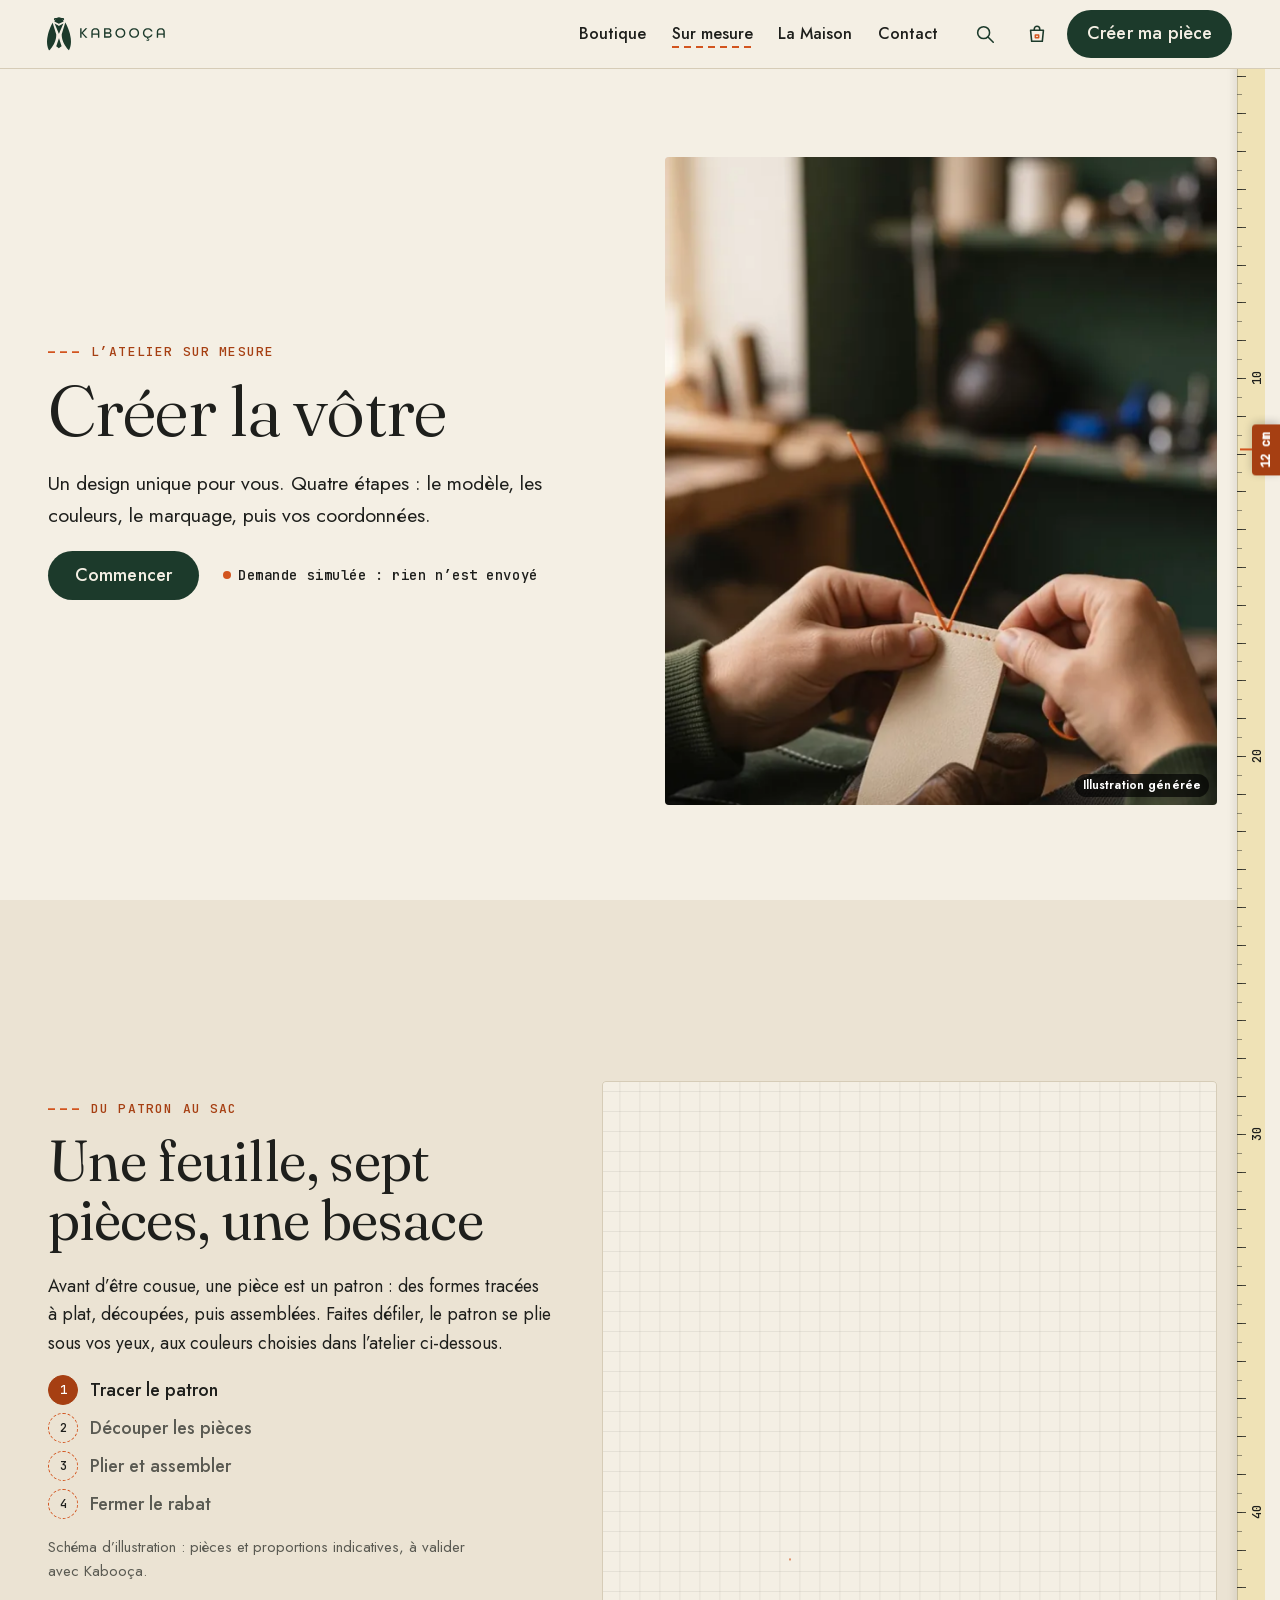
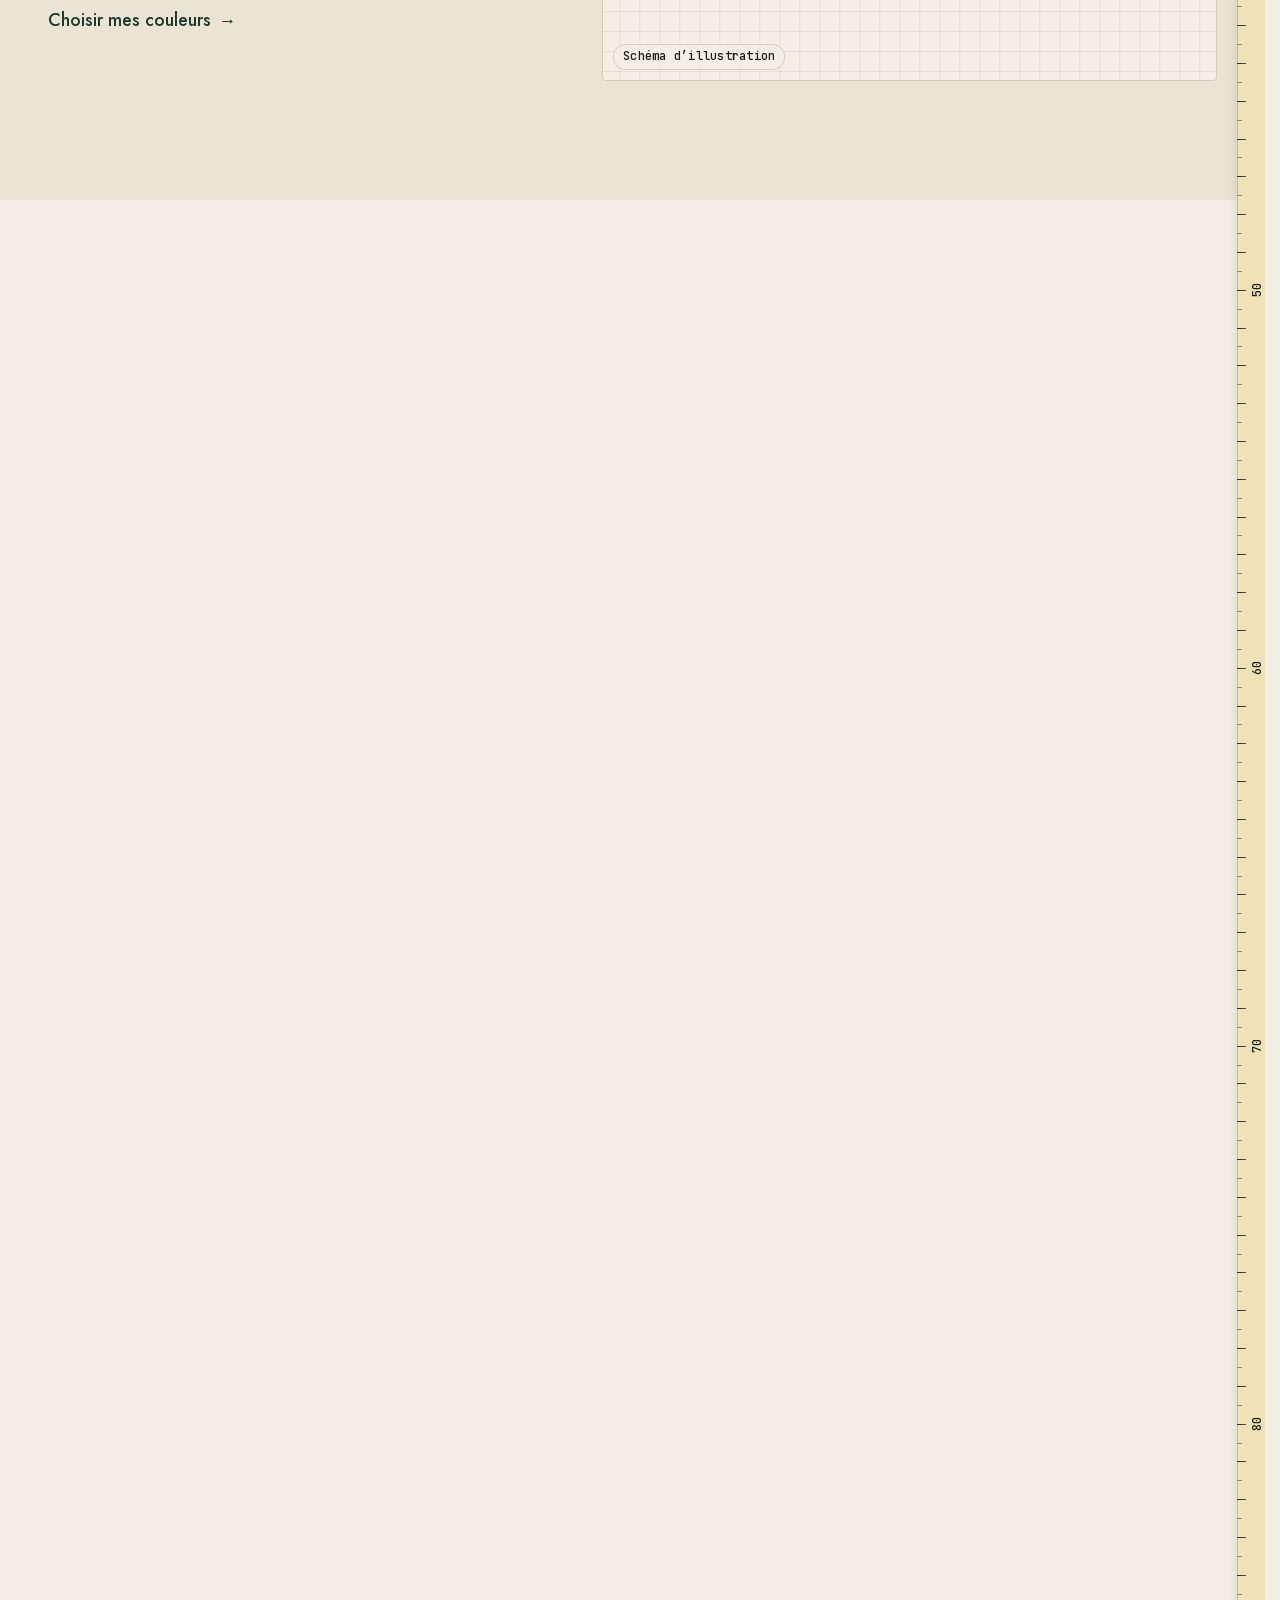
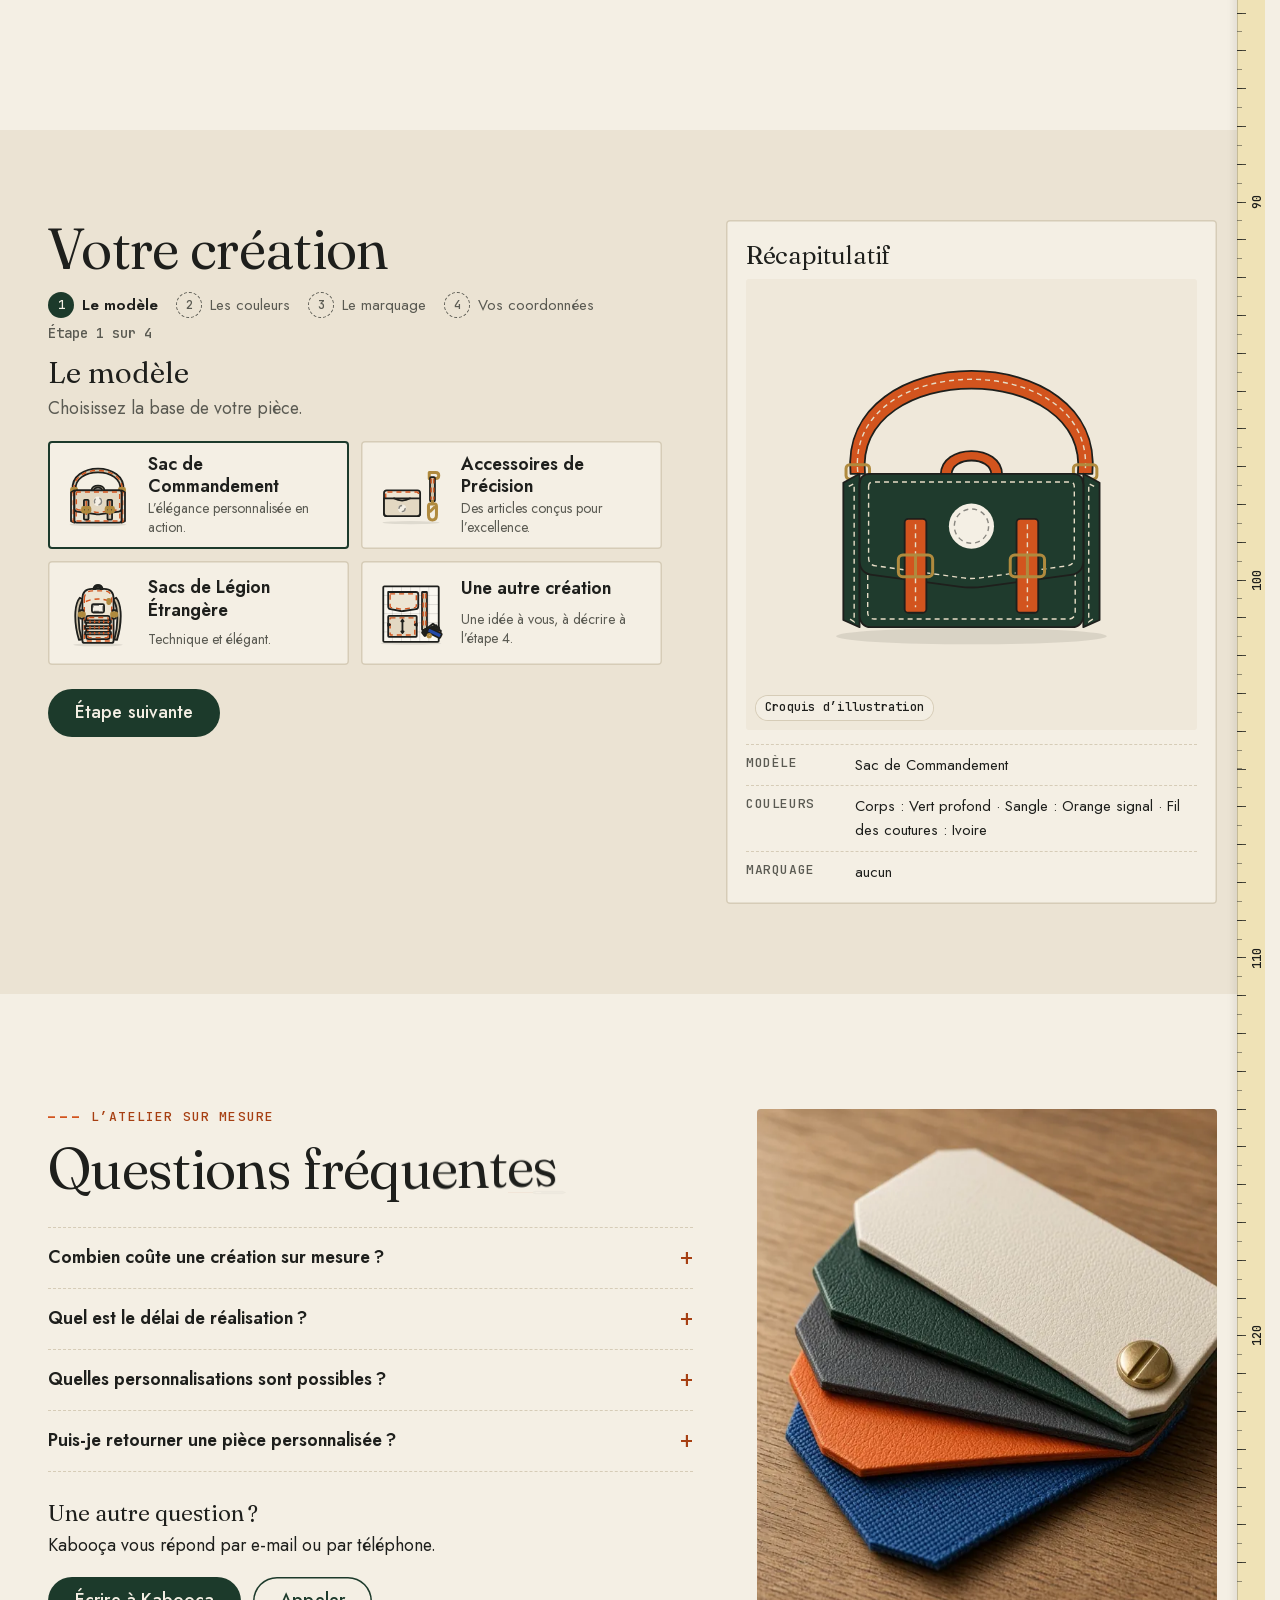
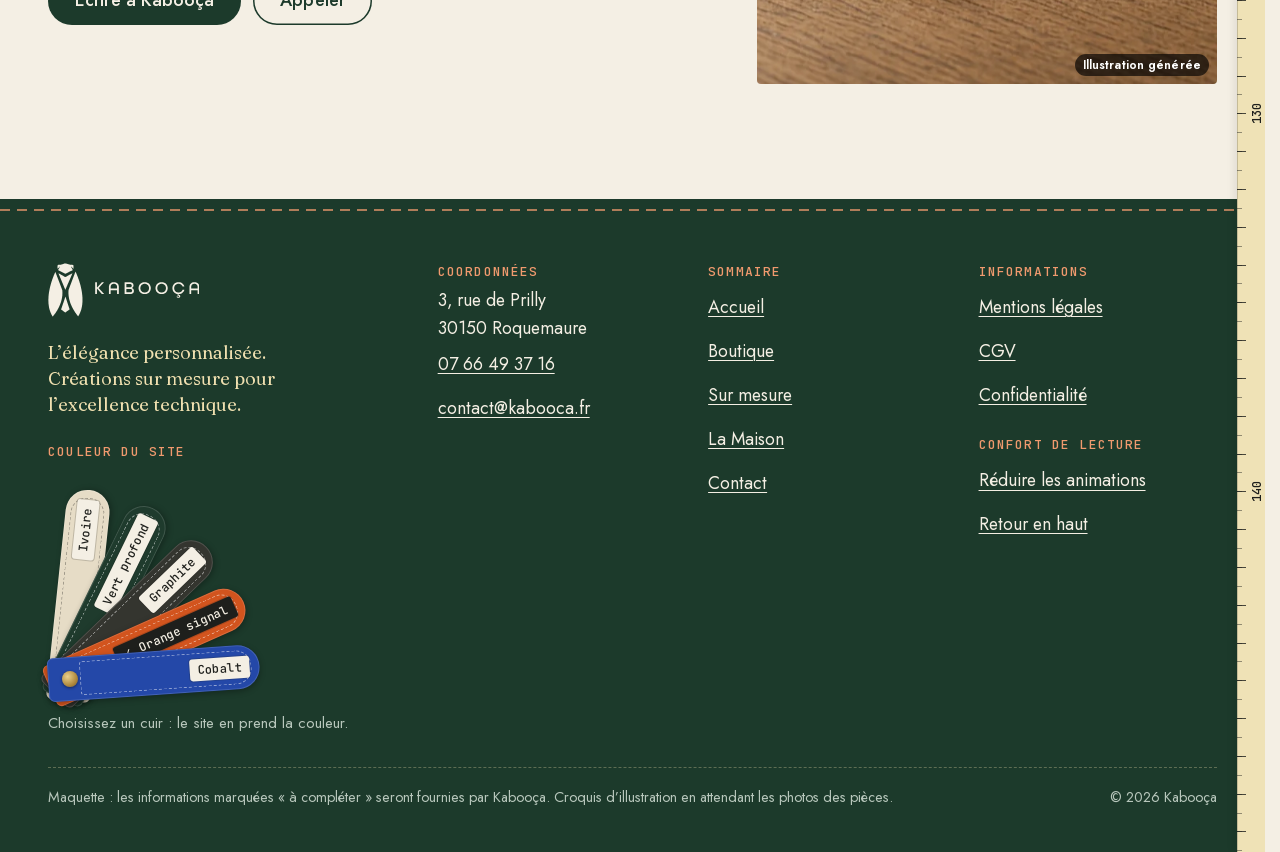
<file: sur-mesure.html>
<!doctype html>
<html lang="fr" data-v="4" data-page="sur-mesure">
<head>
<meta charset="utf-8">
<meta name="viewport" content="width=device-width, initial-scale=1, viewport-fit=cover">
<title>L’atelier sur mesure : créer la vôtre | Kabooça</title>
<meta name="description" content="Choisissez le modèle, les couleurs et le marquage : l’atelier sur mesure de Kabooça, pour un design unique.">
<meta name="robots" content="noindex, nofollow">
<link rel="canonical" href="https://kabooca-maquette.vercel.app/sur-mesure">
<style>:root{--fond:#F4EFE4;--texte:#1E1F1C;--voile-fond:#1C3A2B;--ouverture-fond:#F4EFE4;--menu-fond:#1C3A2B}:root { --entete-h: 72px; --barres-h: 0px; } html { background: var(--fond); color: var(--texte); scrollbar-gutter: stable; } body { margin: 0; background: var(--fond); } html.js:not(.calme):not(.secours):not([data-arrivee="retour"]) [data-anime] { opacity: 0; } html.js:not(.calme):not(.secours):not([data-arrivee="retour"]) [data-anime].vu { opacity: 1; } [data-voile] { position: fixed; inset: 0; z-index: 900; background: var(--voile-fond); transform: translateY(-112%); visibility: hidden; pointer-events: none; } html[data-arrivee="voile"]:not(.voile-leve):not(.calme):not(.secours) [data-voile] { transform: none; visibility: visible; } html.calme [data-voile], html.secours [data-voile] { visibility: hidden !important; } .ouverture-panneau { position: fixed; inset: 0; z-index: 850; display: none; place-content: center; justify-items: center; background: var(--ouverture-fond, var(--voile-fond)); color: var(--fond); text-align: center; } html.js[data-arrivee="intro"]:not(.calme):not(.secours):not(.intro-finie) .ouverture-panneau { display: grid; } html.defilement-bloque, html.defilement-bloque body, html.js[data-arrivee="intro"]:not(.calme):not(.secours):not(.intro-finie), html.js[data-arrivee="intro"]:not(.calme):not(.secours):not(.intro-finie) body, html[data-arrivee="voile"]:not(.voile-leve):not(.calme):not(.secours), html[data-arrivee="voile"]:not(.voile-leve):not(.calme):not(.secours) body { overflow: hidden; } html.js[data-arrivee="intro"]:not(.calme):not(.secours):not(.intro-finie) { background-color: var(--ouverture-fond, var(--voile-fond)); } html[data-arrivee="voile"]:not(.voile-leve):not(.calme):not(.secours) { background-color: var(--voile-fond); }</style>
<script>(function () {
var d = document.documentElement, ss = null, ls = null;
try { ss = window.sessionStorage; ls = window.localStorage; } catch (e) {}
d.classList.add('js');
var calme = false;
try { calme = !!ls && ls.getItem('socle:calme') === 'oui'; } catch (e) {}
if (!calme && window.matchMedia && matchMedia('(prefers-reduced-motion: reduce)').matches) calme = true;
if (calme) d.classList.add('calme');
var nav = performance.getEntriesByType ? performance.getEntriesByType('navigation')[0] : null;
var type = nav ? nav.type : 'navigate';
var depart = null;
try { depart = JSON.parse(ss.getItem('socle:depart') || 'null'); ss.removeItem('socle:depart'); } catch (e) {}
if (depart && !(Date.now() - depart.t < 15000)) depart = null;
var retourSection = false;
try { retourSection = !!ss.getItem('socle:calme-retour'); } catch (e) {}
var mode = type === 'back_forward' || retourSection ? 'retour' : type === 'reload' ? 'intro' : depart ? 'voile' : 'intro';
d.setAttribute('data-arrivee', mode);
if (mode === 'voile' && depart.couleur) d.style.setProperty('--voile-fond', depart.couleur);
if (type === 'reload' && 'scrollRestoration' in history) {
if (!retourSection) history.scrollRestoration = 'manual';
}
try {
var choisie = ls && ls.getItem('socle:langue');
var langue = (d.lang || '').slice(0, 2);
if (choisie && choisie !== langue && type === 'navigate' && !depart) {
var alt = document.querySelector('link[rel="alternate"][hreflang="' + choisie + '"]');
if (alt) location.replace(new URL(alt.href).pathname + location.search + location.hash);
}
} catch (e) {}
try {
var accent = ls && JSON.parse(ls.getItem('kabooca:accent') || 'null');
if (accent && /^(ivoire|vert|graphite|cobalt)$/.test(accent)) d.setAttribute('data-accent', accent);
} catch (e) {}
setTimeout(function () { if (!d.classList.contains('demarre')) d.classList.add('secours'); }, 2000);
})();</script>
<link rel="preload" href="/assets/fonts/fraunces.woff2" as="font" type="font/woff2" crossorigin>
<link rel="preload" href="/assets/fonts/jost.woff2" as="font" type="font/woff2" crossorigin>
<link rel="stylesheet" href="/assets/css/socle.css?v=4">
<link rel="stylesheet" href="/assets/css/site.css?v=4">
<link rel="modulepreload" href="/assets/js/site.js?v=4">
<link rel="modulepreload" href="/assets/js/socle/index.js?v=4">
<script src="/assets/vendor/gsap.min.js" defer></script>
<script src="/assets/vendor/ScrollTrigger.min.js" defer></script>
<script src="/assets/vendor/SplitText.min.js" defer></script>
<script type="module" src="/assets/js/site.js?v=4"></script>
<meta name="theme-color" content="#F4EFE4">
<link rel="icon" href="/assets/images/favicon.svg" type="image/svg+xml">
<link rel="apple-touch-icon" href="/assets/images/apple-touch-icon.png">
<meta property="og:type" content="website">
<meta property="og:site_name" content="Kabooça">
<meta property="og:locale" content="fr_FR">
<meta property="og:title" content="L’atelier sur mesure : créer la vôtre | Kabooça">
<meta property="og:description" content="Choisissez le modèle, les couleurs et le marquage : l’atelier sur mesure de Kabooça, pour un design unique.">
<meta property="og:url" content="https://kabooca-maquette.vercel.app/sur-mesure">
<meta property="og:image" content="https://kabooca-maquette.vercel.app/assets/partage/sur-mesure-fr.jpg">
<meta property="og:image:width" content="1200">
<meta property="og:image:height" content="630">
<meta property="og:image:alt" content="Mains d’artisan cousant une bande de cuir ivoire">
<meta name="twitter:card" content="summary_large_image">
<script type="application/ld+json">{"@context":"https://schema.org","@type":"Store","name":"Kabooça","url":"https://kabooca-maquette.vercel.app/","logo":"https://kabooca-maquette.vercel.app/assets/images/apple-touch-icon.png","slogan":"L’élégance personnalisée","description":"Boutique d’accessoires de luxe spécialisée dans les sacs et articles de la Légion étrangère : sacs et accessoires personnalisés, alliant esthétique technique et design coloré.","telephone":"+33766493716","email":"contact@kabooca.fr","address":{"@type":"PostalAddress","streetAddress":"3, rue de Prilly","postalCode":"30150","addressLocality":"Roquemaure","addressCountry":"FR"}}</script>
<script type="application/json" id="textes-js">{"panier":{"titre":"Votre panier","vide":"Votre panier est vide.","voirBoutique":"Voir les créations","quantite":"Quantité","moins":"Retirer un exemplaire de {nom}","plus":"Ajouter un exemplaire de {nom}","retirer":"Retirer {nom} du panier","retirerCourt":"Retirer","total":"Total TTC","noteTotal":"Les prix TTC s’afficheront ici dès qu’ils seront fournis par Kabooça.","paiement":"Moyens de paiement : à compléter.","commander":"Commander (simulé)","commandeFaite":"Commande simulée : rien n’a été envoyé et rien n’a été payé. Votre panier a été vidé.","ajoute":"{nom} ajouté au panier.","nombre":"{n} article{s} dans le panier","fermer":"Fermer le panier"},"visionneuse":{"titre":"Détails en grand","precedent":"Image précédente","suivant":"Image suivante","fermer":"Fermer","position":"{n} sur {total}"},"catalogue":{"titre":"Le catalogue","recherche":"Rechercher une création","rechercheAide":"Nom, catégorie ou mot-clé","filtres":"Filtrer par catégorie","toutes":"Toutes","resultats":"{n} création{s}","aucun":"Aucune création ne correspond à cette recherche.","effacer":"Effacer la recherche","ajouter":"Ajouter au panier","fiche":"Voir la fiche","creer":"Créer sur mesure","note":"Croquis d’illustration en attendant les photos des pièces. Prix, matières et dimensions à compléter."},"configurateur":{"titre":"Votre création","etapes":"Étapes de la création","etape":"Étape {n} sur 4","e1":"Le modèle","e1Texte":"Choisissez la base de votre pièce.","autre":"Une autre création","autreTexte":"Une idée à vous, à décrire à l’étape 4.","e2":"Les couleurs","e2Texte":"Essayez les teintes sur le croquis.","corps":"Corps","sangle":"Sangle","fil":"Fil des coutures","e3":"Le marquage","e3Texte":"Des initiales, un nom, une date : dites-nous ce que vous imaginez.","initiales":"Initiales (facultatif)","initialesAide":"Trois lettres dans cette maquette, affichées sur la pastille du croquis ; nombre réel à confirmer.","idee":"Votre idée de marquage (facultatif)","e4":"Vos coordonnées","e4Texte":"Kabooça vous recontacte pour le devis.","prenom":"Prénom","nom":"Nom","email":"E-mail","tel":"Téléphone (facultatif)","message":"Votre projet (facultatif)","suivant":"Étape suivante","precedent":"Étape précédente","envoyer":"Envoyer ma demande","envoye":"Demande simulée : rien n’a été envoyé. Sur le site final, votre création partira vers Kabooça, qui vous recontactera pour le devis.","recap":"Récapitulatif","recapModele":"Modèle","recapCouleurs":"Couleurs","recapMarquage":"Marquage","recapAucun":"aucun","retractation":"Pièce personnalisée : pas de droit de rétractation (article L221-28, 3°, du Code de la consommation). Conditions à confirmer dans les CGV.","donnees":"Vos données servent seulement à répondre à votre demande de création. \u003ca href=\"/confidentialite\">Politique de confidentialité\u003c/a> (à compléter).","altMarquage":"Écusson de cuir vierge, tambour à broder et poinçons en laiton","altCouleurs":"Éventail d’échantillons de cuir ivoire, vert, graphite, orange et cobalt"},"eclatee":{"surtitre":"Pièce par pièce","titre":"Le design technique, dessiné à plat","texte":"Un sac, c’est une somme de pièces : sangle, rabat, corps, soufflets, languettes et boucles. C’est là que se joue l’alliance de la technique et de la couleur.","note":"Croquis d’illustration : les options réelles de personnalisation sont à confirmer avec Kabooça.","legende":"Les pièces du croquis","fin":"Une pièce, vos couleurs.","alt":"Patron de cuir ivoire, règle, alène et bobine de fil orange sur un tapis de coupe vert","assembler":"Réassembler le croquis","eclater":"Éclater le croquis","essayer":"Essayer vos couleurs"},"croquis":{"sangle":"Sangle","rabat":"Rabat","corps":"Corps","soufflet":"Soufflet","languette":"Languettes et boucles","couture":"Coutures","largeur":"Largeur","hauteur":"Hauteur","profondeur":"Profondeur"},"produits":{"sac-de-commandement":{"nom":"Sac de Commandement","croquis":"besace","categorie":"sacs","fiche":"/boutique/sac-de-commandement"},"accessoires-de-precision":{"nom":"Accessoires de Précision","croquis":"accessoires","categorie":"accessoires","fiche":"/boutique/accessoires-de-precision"},"sacs-legion-etrangere":{"nom":"Sacs de Légion Étrangère","croquis":"sac-a-dos","categorie":"sacs","fiche":"/boutique/sacs-legion-etrangere"},"creations-sur-mesure":{"nom":"Créations Sur Mesure","croquis":"patron","categorie":"personnalises","fiche":null}},"teintes":{"ivoire":{"nom":"Ivoire","hex":"#E6DCC6"},"vert":{"nom":"Vert profond","hex":"#1F3B2D"},"graphite":{"nom":"Graphite","hex":"#34352F"},"orange":{"nom":"Orange signal","hex":"#D2541E"},"cobalt":{"nom":"Cobalt","hex":"#2448A8"}}}</script>
</head>
<body id="haut">
<svg class="definitions" width="0" height="0" aria-hidden="true" focusable="false"><defs>
<symbol id="logo-embleme" viewBox="196.5 -1.2 185.5 287.0"><path fill-rule="evenodd" d="M289.5,177.8 L288.8,178.5 L287.8,182.2 L286.0,186.7 L285.8,188.0 L285.0,189.7 L284.8,191.0 L284.0,192.7 L283.8,194.0 L283.0,195.7 L282.8,197.0 L282.0,198.7 L281.8,200.0 L281.2,201.2 L280.8,202.8 L280.2,203.8 L280.0,205.2 L279.2,206.8 L279.0,208.2 L278.2,209.8 L277.8,211.7 L277.2,212.8 L276.8,214.7 L276.2,215.8 L275.8,217.3 L275.2,218.7 L274.8,220.3 L274.2,221.7 L273.8,223.3 L273.2,224.7 L272.8,226.2 L272.0,228.0 L271.8,229.2 L271.0,231.0 L270.8,232.2 L270.2,233.2 L269.8,235.0 L269.2,236.2 L268.8,237.8 L268.2,239.0 L267.8,240.7 L267.2,241.8 L266.8,243.3 L266.0,245.2 L266.3,245.8 L268.5,247.2 L271.3,249.5 L272.3,250.0 L274.5,251.8 L275.0,252.0 L288.0,261.7 L288.8,261.7 L290.2,260.8 L291.0,260.0 L294.3,257.8 L295.2,257.0 L301.3,252.8 L302.2,252.0 L308.3,247.8 L311.3,245.5 L311.3,244.8 L310.8,243.8 L310.7,242.7 L310.0,241.3 L309.7,239.7 L309.0,238.3 L308.7,236.7 L308.0,235.3 L307.7,233.7 L307.0,232.3 L306.7,230.7 L306.0,229.3 L305.7,227.7 L304.8,225.8 L304.8,225.0 L304.0,223.2 L303.8,222.0 L303.0,220.2 L302.7,218.5 L302.0,217.2 L301.8,215.7 L301.0,214.0 L300.7,212.2 L300.0,211.0 L299.7,209.0 L298.8,207.2 L298.7,205.8 L297.8,204.2 L297.7,202.7 L297.0,201.3 L296.7,199.7 L295.8,197.8 L294.8,194.0 L294.0,192.2 L293.8,190.8 L293.0,189.0 L292.8,187.7 L292.0,186.0 L291.7,184.0 L290.8,182.2 L290.7,180.8 L290.0,179.7 L289.8,178.2Z M326.2,53.8 L325.0,54.0 L324.0,54.8 L322.8,55.2 L320.5,56.7 L319.2,57.2 L318.2,58.0 L317.3,58.2 L316.5,58.8 L313.3,60.3 L311.0,61.8 L306.0,64.3 L305.5,64.8 L304.3,65.2 L303.8,65.7 L300.7,67.2 L300.2,67.7 L298.8,68.2 L298.0,68.8 L294.8,70.3 L294.3,70.8 L293.3,71.2 L292.5,71.8 L291.5,72.2 L289.0,73.7 L288.2,73.7 L286.8,73.0 L285.5,72.0 L284.8,71.8 L284.0,71.2 L281.0,69.7 L280.5,69.2 L279.5,68.8 L277.0,67.2 L274.2,65.8 L273.5,65.2 L272.7,65.0 L271.7,64.2 L270.3,63.7 L269.8,63.2 L268.8,62.8 L266.3,61.2 L265.3,60.8 L262.5,59.0 L260.0,57.8 L257.5,56.2 L254.7,54.8 L254.0,54.2 L253.0,53.8 L252.5,54.0 L252.7,55.0 L253.8,57.3 L254.0,58.3 L254.8,59.7 L255.2,61.2 L256.0,62.5 L256.2,63.5 L257.8,67.0 L258.0,68.0 L258.8,69.3 L259.2,70.8 L260.0,72.2 L260.2,73.2 L260.8,74.2 L261.2,75.5 L262.0,77.0 L262.2,78.0 L262.8,79.0 L264.2,82.8 L264.8,83.8 L265.0,84.8 L265.8,86.2 L266.2,87.7 L267.8,91.0 L268.2,92.5 L269.0,93.8 L269.2,94.8 L269.8,95.8 L270.0,96.8 L270.8,98.3 L271.0,99.3 L271.8,100.7 L272.2,102.2 L273.0,103.5 L273.0,104.0 L274.0,106.0 L274.2,107.0 L275.8,110.3 L276.2,111.8 L277.0,113.2 L277.0,113.7 L277.8,115.2 L278.2,116.7 L279.0,118.0 L279.2,119.0 L279.8,120.0 L281.2,123.8 L281.8,124.8 L282.0,125.8 L282.8,127.3 L283.2,128.7 L283.8,129.7 L284.0,130.7 L284.8,132.0 L285.2,133.5 L286.0,134.8 L286.2,135.8 L287.8,139.3 L288.0,140.5 L288.3,140.8 L289.0,140.3 L289.7,139.2 L289.8,138.2 L290.7,136.8 L292.0,133.2 L292.8,131.8 L293.0,130.8 L293.7,129.8 L293.8,129.0 L294.8,127.2 L296.0,124.0 L296.7,123.0 L296.8,122.0 L297.7,120.7 L299.0,117.0 L299.8,115.7 L300.0,114.7 L300.8,113.3 L301.0,112.3 L302.7,109.2 L302.8,108.2 L303.7,106.8 L304.0,105.5 L304.7,104.5 L304.8,103.5 L305.8,101.8 L306.0,100.8 L306.7,99.8 L308.0,96.2 L309.7,93.0 L309.8,92.0 L310.7,90.7 L311.0,89.3 L312.7,86.0 L313.0,84.7 L313.8,83.3 L314.0,82.3 L314.8,81.0 L315.0,80.0 L316.7,76.8 L317.0,75.5 L317.7,74.5 L317.8,73.5 L318.7,72.2 L318.8,71.2 L319.7,69.8 L321.0,66.2 L321.8,64.8 L322.0,63.8 L322.7,62.8 L324.0,59.2 L325.7,56.0 L326.2,54.7Z M235.8,47.2 L235.3,47.2 L235.0,47.5 L235.0,48.0 L234.2,49.3 L233.8,50.7 L231.2,56.0 L229.8,59.7 L228.2,63.0 L227.8,64.3 L227.2,65.5 L224.8,71.8 L224.2,73.0 L223.8,74.3 L223.0,76.0 L222.8,77.2 L222.2,78.2 L221.8,79.8 L221.2,80.8 L220.8,82.5 L220.2,83.7 L219.8,85.3 L219.0,87.0 L218.8,88.2 L218.2,89.5 L217.8,91.2 L217.2,92.5 L216.8,94.2 L215.2,98.5 L215.0,99.8 L214.2,101.7 L214.0,103.2 L213.2,105.0 L212.8,107.0 L212.5,107.5 L212.0,109.0 L212.0,109.8 L211.2,111.8 L210.8,114.2 L210.2,115.5 L209.8,117.8 L209.2,119.3 L209.0,120.8 L208.3,122.7 L207.7,126.2 L207.2,127.2 L207.0,129.2 L206.2,131.5 L205.8,134.3 L205.0,137.0 L204.8,139.0 L204.0,142.0 L203.8,144.3 L203.2,146.2 L203.0,148.7 L202.0,153.0 L202.0,154.8 L201.2,158.5 L200.8,163.5 L200.5,164.3 L200.5,165.5 L200.2,166.2 L199.8,172.7 L199.5,173.5 L199.5,175.7 L199.2,176.5 L198.8,189.7 L198.5,190.5 L198.5,201.7 L198.8,202.5 L199.0,212.3 L199.5,217.5 L199.8,218.3 L200.2,223.7 L200.8,226.3 L201.2,230.3 L201.8,232.5 L202.0,234.8 L202.8,237.5 L203.2,240.2 L203.8,241.7 L204.2,244.2 L204.8,245.7 L205.2,247.8 L205.8,249.2 L206.2,251.2 L206.8,252.5 L207.2,254.2 L208.0,256.0 L208.2,257.2 L208.8,258.2 L209.2,259.8 L209.8,260.8 L210.0,261.8 L210.8,263.3 L211.2,264.7 L212.0,266.0 L212.2,267.0 L212.8,267.8 L213.2,269.2 L215.3,273.5 L216.8,275.8 L218.2,278.7 L219.0,279.7 L219.2,280.3 L221.3,283.7 L223.5,281.7 L225.8,278.5 L228.5,275.5 L233.0,269.2 L233.8,268.3 L237.2,263.2 L238.7,261.3 L238.8,260.7 L240.7,258.2 L243.0,254.2 L243.7,253.5 L244.0,252.5 L244.5,252.0 L245.0,250.8 L246.7,248.3 L247.0,247.3 L248.8,244.5 L249.0,243.8 L249.7,243.0 L250.0,241.8 L251.5,239.5 L255.7,231.2 L256.0,229.8 L256.7,229.0 L257.0,227.7 L257.8,226.3 L258.0,225.5 L258.7,224.5 L259.0,223.0 L260.7,219.7 L261.0,218.2 L261.7,217.0 L262.0,215.5 L263.7,211.7 L264.0,209.8 L264.7,208.7 L265.0,206.8 L265.7,205.7 L266.0,203.7 L266.5,202.8 L266.8,200.8 L267.7,198.8 L267.8,197.2 L268.8,194.2 L268.8,193.2 L269.8,189.8 L270.0,187.8 L270.8,184.8 L270.8,183.5 L271.2,181.7 L271.5,181.0 L272.0,175.3 L272.7,172.3 L272.7,170.0 L272.8,169.8 L273.0,161.0 L273.3,159.8 L273.3,155.0 L273.0,153.8 L273.0,148.5 L272.8,148.3 L272.7,143.5 L272.0,142.3 L270.7,138.2 L270.0,137.2 L269.8,136.0 L269.0,134.3 L268.7,132.8 L268.0,131.8 L267.7,130.3 L267.0,129.2 L265.7,125.0 L263.8,120.8 L263.7,119.7 L263.0,118.7 L262.7,117.0 L262.0,116.0 L261.7,114.5 L261.0,113.3 L259.7,109.2 L259.0,108.2 L258.8,107.0 L258.0,105.3 L257.7,103.8 L257.0,102.8 L256.7,101.3 L256.0,100.2 L254.7,96.0 L252.8,91.8 L252.7,90.7 L252.0,89.7 L251.7,88.0 L251.0,87.0 L250.7,85.5 L250.0,84.3 L248.7,80.2 L248.0,79.2 L247.8,78.0 L247.0,76.3 L246.7,74.8 L246.0,73.8 L245.7,72.3 L245.0,71.2 L243.7,67.0 L241.8,62.8 L241.7,61.7 L241.0,60.7 L240.7,59.0 L240.0,58.0 L239.7,56.5 L239.0,55.3 L237.7,51.2 L237.0,50.2 L236.8,49.0Z M342.3,45.3 L341.8,47.2 L340.8,49.5 L340.8,50.0 L340.2,51.0 L339.8,52.5 L339.2,53.7 L337.8,57.8 L336.0,62.0 L335.8,63.2 L335.2,64.2 L334.8,65.8 L334.2,66.8 L333.8,68.3 L333.2,69.5 L331.8,73.7 L331.2,74.7 L331.0,75.8 L330.3,77.0 L329.8,79.0 L329.2,80.0 L328.8,81.5 L328.2,82.7 L326.8,86.8 L325.0,91.0 L324.8,92.2 L324.2,93.2 L323.8,94.8 L323.2,95.8 L322.8,97.3 L322.2,98.5 L320.8,102.7 L320.2,103.7 L320.0,104.8 L319.3,106.0 L318.8,108.0 L318.2,109.0 L317.8,110.5 L317.2,111.7 L315.8,115.8 L314.0,120.0 L313.8,121.2 L313.2,122.2 L312.8,123.8 L312.2,124.8 L311.8,126.3 L311.2,127.5 L309.8,131.7 L309.2,132.7 L309.0,133.8 L308.3,135.0 L307.8,137.0 L307.2,138.0 L306.8,139.5 L306.2,140.7 L305.8,142.0 L305.8,144.3 L305.5,145.2 L305.5,148.3 L305.2,149.2 L305.2,162.7 L305.5,163.3 L305.5,166.5 L305.8,167.3 L306.2,173.8 L306.8,176.5 L307.0,179.8 L307.7,182.2 L308.2,186.0 L309.0,188.8 L309.0,189.8 L309.8,192.3 L310.0,194.2 L310.7,195.7 L311.0,197.8 L311.8,199.8 L312.2,202.0 L313.0,203.7 L313.2,205.2 L313.8,206.5 L314.2,208.2 L314.8,209.5 L315.2,211.0 L315.8,212.2 L316.2,213.7 L316.8,214.8 L317.2,216.3 L317.8,217.5 L318.2,218.8 L318.8,219.8 L319.0,220.8 L319.8,222.3 L320.2,223.7 L321.0,225.0 L321.2,225.8 L322.8,229.0 L323.0,229.8 L327.3,238.5 L328.8,240.8 L329.2,242.0 L338.0,256.8 L343.0,264.3 L343.8,265.2 L345.2,267.3 L347.0,269.5 L349.2,272.7 L356.0,281.2 L356.8,281.7 L357.7,281.2 L360.0,277.0 L360.5,276.5 L361.2,275.0 L361.7,274.5 L361.8,273.7 L363.5,271.0 L364.8,268.3 L365.0,267.3 L365.8,266.2 L367.0,263.0 L367.7,262.0 L367.8,261.0 L368.7,259.5 L369.0,258.0 L369.7,257.0 L370.0,255.5 L370.7,254.2 L371.0,252.5 L371.7,251.2 L372.0,249.5 L372.7,248.2 L372.8,246.7 L373.8,244.0 L373.8,243.2 L374.7,240.8 L374.8,239.2 L375.8,235.8 L376.0,233.8 L376.8,230.8 L377.0,228.5 L377.7,226.3 L377.8,223.2 L378.7,218.8 L379.0,212.3 L379.3,211.5 L379.3,209.0 L379.7,208.0 L379.7,203.8 L379.8,203.7 L379.7,180.2 L379.3,179.5 L379.3,176.5 L379.0,175.7 L378.8,170.2 L378.0,164.8 L377.8,161.2 L377.0,156.8 L376.5,151.8 L376.0,150.5 L375.5,145.8 L374.8,143.7 L374.7,141.2 L374.0,139.3 L373.8,137.0 L372.8,133.7 L372.8,132.5 L372.0,129.8 L371.8,128.0 L370.8,124.8 L370.8,123.7 L370.0,121.3 L369.7,119.0 L369.0,117.5 L368.5,114.7 L367.8,113.2 L367.7,111.7 L367.0,110.2 L366.7,108.0 L365.8,106.2 L365.8,105.3 L365.0,103.2 L364.8,101.8 L364.0,100.0 L363.8,98.7 L362.8,96.2 L362.7,94.8 L361.8,93.2 L361.7,91.8 L360.8,90.2 L360.7,88.8 L359.8,87.2 L359.7,85.8 L358.0,82.0 L357.8,80.8 L357.0,79.2 L356.8,78.0 L356.0,76.3 L355.7,74.8 L355.0,73.8 L354.7,72.2 L354.0,71.2 L353.7,69.7 L353.0,68.7 L352.7,67.2 L352.0,66.2 L351.7,64.7 L351.0,63.7 L350.7,62.2 L349.8,60.8 L349.8,60.3 L349.0,58.8 L348.8,57.8 L348.0,56.5 L347.8,55.5 L346.8,53.8 L346.7,52.8 L346.0,52.0 L345.8,51.0 L344.8,49.3 L343.7,46.3 L343.0,45.5Z M330.2,10.0 L328.8,9.0 L325.3,8.2 L313.7,8.0 L311.2,7.0 L309.7,6.8 L307.8,6.0 L307.0,6.0 L305.2,5.2 L303.7,5.0 L301.8,4.2 L299.8,3.8 L298.0,3.0 L296.7,2.8 L292.0,1.2 L290.2,0.8 L287.3,0.8 L285.7,1.2 L284.3,1.8 L283.0,2.0 L281.2,2.8 L279.8,3.0 L278.0,3.8 L276.2,4.2 L274.8,4.8 L272.8,5.2 L271.7,5.8 L269.7,6.2 L268.3,6.8 L266.7,7.2 L264.5,8.0 L253.8,8.2 L252.8,8.5 L251.5,8.5 L249.7,9.3 L248.2,10.7 L247.0,13.2 L247.0,28.7 L247.2,29.0 L247.7,29.0 L249.3,27.2 L250.5,26.5 L252.2,24.7 L253.3,23.8 L259.3,18.0 L259.7,18.0 L260.0,18.5 L259.8,19.0 L257.2,23.3 L256.8,24.3 L256.3,24.8 L255.8,26.2 L255.3,26.7 L254.8,28.0 L253.0,30.8 L252.8,31.5 L252.2,32.3 L251.8,33.3 L251.3,33.8 L250.8,35.2 L250.2,35.8 L250.0,36.5 L251.3,37.5 L270.0,46.8 L271.0,47.0 L271.8,47.7 L273.0,48.0 L273.8,48.7 L275.0,49.0 L275.8,49.7 L277.0,50.0 L277.8,50.7 L279.0,51.0 L279.8,51.7 L281.0,52.0 L281.8,52.7 L283.0,53.0 L283.8,53.7 L285.0,54.0 L285.8,54.7 L287.0,55.0 L287.8,55.7 L289.0,55.8 L300.7,50.0 L302.0,49.7 L302.8,49.0 L304.0,48.7 L304.8,48.0 L306.0,47.7 L306.8,47.0 L309.8,45.8 L315.5,42.8 L318.2,41.8 L319.3,41.0 L320.2,40.8 L321.3,40.0 L322.5,39.7 L323.3,39.0 L324.7,38.7 L327.0,37.5 L328.2,36.5 L319.0,18.2 L319.5,17.7 L320.3,18.5 L321.3,19.0 L331.2,28.8 L331.8,28.8 L332.0,28.7 L332.0,13.8 L331.8,12.5Z"/></symbol>
<symbol id="logo-corps" viewBox="196.5 -1.2 185.5 287.0"><path fill-rule="evenodd" d="M289.5,177.8 L288.8,178.5 L287.8,182.2 L286.0,186.7 L285.8,188.0 L285.0,189.7 L284.8,191.0 L284.0,192.7 L283.8,194.0 L283.0,195.7 L282.8,197.0 L282.0,198.7 L281.8,200.0 L281.2,201.2 L280.8,202.8 L280.2,203.8 L280.0,205.2 L279.2,206.8 L279.0,208.2 L278.2,209.8 L277.8,211.7 L277.2,212.8 L276.8,214.7 L276.2,215.8 L275.8,217.3 L275.2,218.7 L274.8,220.3 L274.2,221.7 L273.8,223.3 L273.2,224.7 L272.8,226.2 L272.0,228.0 L271.8,229.2 L271.0,231.0 L270.8,232.2 L270.2,233.2 L269.8,235.0 L269.2,236.2 L268.8,237.8 L268.2,239.0 L267.8,240.7 L267.2,241.8 L266.8,243.3 L266.0,245.2 L266.3,245.8 L268.5,247.2 L271.3,249.5 L272.3,250.0 L274.5,251.8 L275.0,252.0 L288.0,261.7 L288.8,261.7 L290.2,260.8 L291.0,260.0 L294.3,257.8 L295.2,257.0 L301.3,252.8 L302.2,252.0 L308.3,247.8 L311.3,245.5 L311.3,244.8 L310.8,243.8 L310.7,242.7 L310.0,241.3 L309.7,239.7 L309.0,238.3 L308.7,236.7 L308.0,235.3 L307.7,233.7 L307.0,232.3 L306.7,230.7 L306.0,229.3 L305.7,227.7 L304.8,225.8 L304.8,225.0 L304.0,223.2 L303.8,222.0 L303.0,220.2 L302.7,218.5 L302.0,217.2 L301.8,215.7 L301.0,214.0 L300.7,212.2 L300.0,211.0 L299.7,209.0 L298.8,207.2 L298.7,205.8 L297.8,204.2 L297.7,202.7 L297.0,201.3 L296.7,199.7 L295.8,197.8 L294.8,194.0 L294.0,192.2 L293.8,190.8 L293.0,189.0 L292.8,187.7 L292.0,186.0 L291.7,184.0 L290.8,182.2 L290.7,180.8 L290.0,179.7 L289.8,178.2Z  M326.2,53.8 L325.0,54.0 L324.0,54.8 L322.8,55.2 L320.5,56.7 L319.2,57.2 L318.2,58.0 L317.3,58.2 L316.5,58.8 L313.3,60.3 L311.0,61.8 L306.0,64.3 L305.5,64.8 L304.3,65.2 L303.8,65.7 L300.7,67.2 L300.2,67.7 L298.8,68.2 L298.0,68.8 L294.8,70.3 L294.3,70.8 L293.3,71.2 L292.5,71.8 L291.5,72.2 L289.0,73.7 L288.2,73.7 L286.8,73.0 L285.5,72.0 L284.8,71.8 L284.0,71.2 L281.0,69.7 L280.5,69.2 L279.5,68.8 L277.0,67.2 L274.2,65.8 L273.5,65.2 L272.7,65.0 L271.7,64.2 L270.3,63.7 L269.8,63.2 L268.8,62.8 L266.3,61.2 L265.3,60.8 L262.5,59.0 L260.0,57.8 L257.5,56.2 L254.7,54.8 L254.0,54.2 L253.0,53.8 L252.5,54.0 L252.7,55.0 L253.8,57.3 L254.0,58.3 L254.8,59.7 L255.2,61.2 L256.0,62.5 L256.2,63.5 L257.8,67.0 L258.0,68.0 L258.8,69.3 L259.2,70.8 L260.0,72.2 L260.2,73.2 L260.8,74.2 L261.2,75.5 L262.0,77.0 L262.2,78.0 L262.8,79.0 L264.2,82.8 L264.8,83.8 L265.0,84.8 L265.8,86.2 L266.2,87.7 L267.8,91.0 L268.2,92.5 L269.0,93.8 L269.2,94.8 L269.8,95.8 L270.0,96.8 L270.8,98.3 L271.0,99.3 L271.8,100.7 L272.2,102.2 L273.0,103.5 L273.0,104.0 L274.0,106.0 L274.2,107.0 L275.8,110.3 L276.2,111.8 L277.0,113.2 L277.0,113.7 L277.8,115.2 L278.2,116.7 L279.0,118.0 L279.2,119.0 L279.8,120.0 L281.2,123.8 L281.8,124.8 L282.0,125.8 L282.8,127.3 L283.2,128.7 L283.8,129.7 L284.0,130.7 L284.8,132.0 L285.2,133.5 L286.0,134.8 L286.2,135.8 L287.8,139.3 L288.0,140.5 L288.3,140.8 L289.0,140.3 L289.7,139.2 L289.8,138.2 L290.7,136.8 L292.0,133.2 L292.8,131.8 L293.0,130.8 L293.7,129.8 L293.8,129.0 L294.8,127.2 L296.0,124.0 L296.7,123.0 L296.8,122.0 L297.7,120.7 L299.0,117.0 L299.8,115.7 L300.0,114.7 L300.8,113.3 L301.0,112.3 L302.7,109.2 L302.8,108.2 L303.7,106.8 L304.0,105.5 L304.7,104.5 L304.8,103.5 L305.8,101.8 L306.0,100.8 L306.7,99.8 L308.0,96.2 L309.7,93.0 L309.8,92.0 L310.7,90.7 L311.0,89.3 L312.7,86.0 L313.0,84.7 L313.8,83.3 L314.0,82.3 L314.8,81.0 L315.0,80.0 L316.7,76.8 L317.0,75.5 L317.7,74.5 L317.8,73.5 L318.7,72.2 L318.8,71.2 L319.7,69.8 L321.0,66.2 L321.8,64.8 L322.0,63.8 L322.7,62.8 L324.0,59.2 L325.7,56.0 L326.2,54.7Z  M330.2,10.0 L328.8,9.0 L325.3,8.2 L313.7,8.0 L311.2,7.0 L309.7,6.8 L307.8,6.0 L307.0,6.0 L305.2,5.2 L303.7,5.0 L301.8,4.2 L299.8,3.8 L298.0,3.0 L296.7,2.8 L292.0,1.2 L290.2,0.8 L287.3,0.8 L285.7,1.2 L284.3,1.8 L283.0,2.0 L281.2,2.8 L279.8,3.0 L278.0,3.8 L276.2,4.2 L274.8,4.8 L272.8,5.2 L271.7,5.8 L269.7,6.2 L268.3,6.8 L266.7,7.2 L264.5,8.0 L253.8,8.2 L252.8,8.5 L251.5,8.5 L249.7,9.3 L248.2,10.7 L247.0,13.2 L247.0,28.7 L247.2,29.0 L247.7,29.0 L249.3,27.2 L250.5,26.5 L252.2,24.7 L253.3,23.8 L259.3,18.0 L259.7,18.0 L260.0,18.5 L259.8,19.0 L257.2,23.3 L256.8,24.3 L256.3,24.8 L255.8,26.2 L255.3,26.7 L254.8,28.0 L253.0,30.8 L252.8,31.5 L252.2,32.3 L251.8,33.3 L251.3,33.8 L250.8,35.2 L250.2,35.8 L250.0,36.5 L251.3,37.5 L270.0,46.8 L271.0,47.0 L271.8,47.7 L273.0,48.0 L273.8,48.7 L275.0,49.0 L275.8,49.7 L277.0,50.0 L277.8,50.7 L279.0,51.0 L279.8,51.7 L281.0,52.0 L281.8,52.7 L283.0,53.0 L283.8,53.7 L285.0,54.0 L285.8,54.7 L287.0,55.0 L287.8,55.7 L289.0,55.8 L300.7,50.0 L302.0,49.7 L302.8,49.0 L304.0,48.7 L304.8,48.0 L306.0,47.7 L306.8,47.0 L309.8,45.8 L315.5,42.8 L318.2,41.8 L319.3,41.0 L320.2,40.8 L321.3,40.0 L322.5,39.7 L323.3,39.0 L324.7,38.7 L327.0,37.5 L328.2,36.5 L319.0,18.2 L319.5,17.7 L320.3,18.5 L321.3,19.0 L331.2,28.8 L331.8,28.8 L332.0,28.7 L332.0,13.8 L331.8,12.5Z"/></symbol>
<symbol id="logo-aile-g" viewBox="196.5 -1.2 185.5 287.0"><path fill-rule="evenodd" d="M235.8,47.2 L235.3,47.2 L235.0,47.5 L235.0,48.0 L234.2,49.3 L233.8,50.7 L231.2,56.0 L229.8,59.7 L228.2,63.0 L227.8,64.3 L227.2,65.5 L224.8,71.8 L224.2,73.0 L223.8,74.3 L223.0,76.0 L222.8,77.2 L222.2,78.2 L221.8,79.8 L221.2,80.8 L220.8,82.5 L220.2,83.7 L219.8,85.3 L219.0,87.0 L218.8,88.2 L218.2,89.5 L217.8,91.2 L217.2,92.5 L216.8,94.2 L215.2,98.5 L215.0,99.8 L214.2,101.7 L214.0,103.2 L213.2,105.0 L212.8,107.0 L212.5,107.5 L212.0,109.0 L212.0,109.8 L211.2,111.8 L210.8,114.2 L210.2,115.5 L209.8,117.8 L209.2,119.3 L209.0,120.8 L208.3,122.7 L207.7,126.2 L207.2,127.2 L207.0,129.2 L206.2,131.5 L205.8,134.3 L205.0,137.0 L204.8,139.0 L204.0,142.0 L203.8,144.3 L203.2,146.2 L203.0,148.7 L202.0,153.0 L202.0,154.8 L201.2,158.5 L200.8,163.5 L200.5,164.3 L200.5,165.5 L200.2,166.2 L199.8,172.7 L199.5,173.5 L199.5,175.7 L199.2,176.5 L198.8,189.7 L198.5,190.5 L198.5,201.7 L198.8,202.5 L199.0,212.3 L199.5,217.5 L199.8,218.3 L200.2,223.7 L200.8,226.3 L201.2,230.3 L201.8,232.5 L202.0,234.8 L202.8,237.5 L203.2,240.2 L203.8,241.7 L204.2,244.2 L204.8,245.7 L205.2,247.8 L205.8,249.2 L206.2,251.2 L206.8,252.5 L207.2,254.2 L208.0,256.0 L208.2,257.2 L208.8,258.2 L209.2,259.8 L209.8,260.8 L210.0,261.8 L210.8,263.3 L211.2,264.7 L212.0,266.0 L212.2,267.0 L212.8,267.8 L213.2,269.2 L215.3,273.5 L216.8,275.8 L218.2,278.7 L219.0,279.7 L219.2,280.3 L221.3,283.7 L223.5,281.7 L225.8,278.5 L228.5,275.5 L233.0,269.2 L233.8,268.3 L237.2,263.2 L238.7,261.3 L238.8,260.7 L240.7,258.2 L243.0,254.2 L243.7,253.5 L244.0,252.5 L244.5,252.0 L245.0,250.8 L246.7,248.3 L247.0,247.3 L248.8,244.5 L249.0,243.8 L249.7,243.0 L250.0,241.8 L251.5,239.5 L255.7,231.2 L256.0,229.8 L256.7,229.0 L257.0,227.7 L257.8,226.3 L258.0,225.5 L258.7,224.5 L259.0,223.0 L260.7,219.7 L261.0,218.2 L261.7,217.0 L262.0,215.5 L263.7,211.7 L264.0,209.8 L264.7,208.7 L265.0,206.8 L265.7,205.7 L266.0,203.7 L266.5,202.8 L266.8,200.8 L267.7,198.8 L267.8,197.2 L268.8,194.2 L268.8,193.2 L269.8,189.8 L270.0,187.8 L270.8,184.8 L270.8,183.5 L271.2,181.7 L271.5,181.0 L272.0,175.3 L272.7,172.3 L272.7,170.0 L272.8,169.8 L273.0,161.0 L273.3,159.8 L273.3,155.0 L273.0,153.8 L273.0,148.5 L272.8,148.3 L272.7,143.5 L272.0,142.3 L270.7,138.2 L270.0,137.2 L269.8,136.0 L269.0,134.3 L268.7,132.8 L268.0,131.8 L267.7,130.3 L267.0,129.2 L265.7,125.0 L263.8,120.8 L263.7,119.7 L263.0,118.7 L262.7,117.0 L262.0,116.0 L261.7,114.5 L261.0,113.3 L259.7,109.2 L259.0,108.2 L258.8,107.0 L258.0,105.3 L257.7,103.8 L257.0,102.8 L256.7,101.3 L256.0,100.2 L254.7,96.0 L252.8,91.8 L252.7,90.7 L252.0,89.7 L251.7,88.0 L251.0,87.0 L250.7,85.5 L250.0,84.3 L248.7,80.2 L248.0,79.2 L247.8,78.0 L247.0,76.3 L246.7,74.8 L246.0,73.8 L245.7,72.3 L245.0,71.2 L243.7,67.0 L241.8,62.8 L241.7,61.7 L241.0,60.7 L240.7,59.0 L240.0,58.0 L239.7,56.5 L239.0,55.3 L237.7,51.2 L237.0,50.2 L236.8,49.0Z "/></symbol>
<symbol id="logo-aile-d" viewBox="196.5 -1.2 185.5 287.0"><path fill-rule="evenodd" d="M342.3,45.3 L341.8,47.2 L340.8,49.5 L340.8,50.0 L340.2,51.0 L339.8,52.5 L339.2,53.7 L337.8,57.8 L336.0,62.0 L335.8,63.2 L335.2,64.2 L334.8,65.8 L334.2,66.8 L333.8,68.3 L333.2,69.5 L331.8,73.7 L331.2,74.7 L331.0,75.8 L330.3,77.0 L329.8,79.0 L329.2,80.0 L328.8,81.5 L328.2,82.7 L326.8,86.8 L325.0,91.0 L324.8,92.2 L324.2,93.2 L323.8,94.8 L323.2,95.8 L322.8,97.3 L322.2,98.5 L320.8,102.7 L320.2,103.7 L320.0,104.8 L319.3,106.0 L318.8,108.0 L318.2,109.0 L317.8,110.5 L317.2,111.7 L315.8,115.8 L314.0,120.0 L313.8,121.2 L313.2,122.2 L312.8,123.8 L312.2,124.8 L311.8,126.3 L311.2,127.5 L309.8,131.7 L309.2,132.7 L309.0,133.8 L308.3,135.0 L307.8,137.0 L307.2,138.0 L306.8,139.5 L306.2,140.7 L305.8,142.0 L305.8,144.3 L305.5,145.2 L305.5,148.3 L305.2,149.2 L305.2,162.7 L305.5,163.3 L305.5,166.5 L305.8,167.3 L306.2,173.8 L306.8,176.5 L307.0,179.8 L307.7,182.2 L308.2,186.0 L309.0,188.8 L309.0,189.8 L309.8,192.3 L310.0,194.2 L310.7,195.7 L311.0,197.8 L311.8,199.8 L312.2,202.0 L313.0,203.7 L313.2,205.2 L313.8,206.5 L314.2,208.2 L314.8,209.5 L315.2,211.0 L315.8,212.2 L316.2,213.7 L316.8,214.8 L317.2,216.3 L317.8,217.5 L318.2,218.8 L318.8,219.8 L319.0,220.8 L319.8,222.3 L320.2,223.7 L321.0,225.0 L321.2,225.8 L322.8,229.0 L323.0,229.8 L327.3,238.5 L328.8,240.8 L329.2,242.0 L338.0,256.8 L343.0,264.3 L343.8,265.2 L345.2,267.3 L347.0,269.5 L349.2,272.7 L356.0,281.2 L356.8,281.7 L357.7,281.2 L360.0,277.0 L360.5,276.5 L361.2,275.0 L361.7,274.5 L361.8,273.7 L363.5,271.0 L364.8,268.3 L365.0,267.3 L365.8,266.2 L367.0,263.0 L367.7,262.0 L367.8,261.0 L368.7,259.5 L369.0,258.0 L369.7,257.0 L370.0,255.5 L370.7,254.2 L371.0,252.5 L371.7,251.2 L372.0,249.5 L372.7,248.2 L372.8,246.7 L373.8,244.0 L373.8,243.2 L374.7,240.8 L374.8,239.2 L375.8,235.8 L376.0,233.8 L376.8,230.8 L377.0,228.5 L377.7,226.3 L377.8,223.2 L378.7,218.8 L379.0,212.3 L379.3,211.5 L379.3,209.0 L379.7,208.0 L379.7,203.8 L379.8,203.7 L379.7,180.2 L379.3,179.5 L379.3,176.5 L379.0,175.7 L378.8,170.2 L378.0,164.8 L377.8,161.2 L377.0,156.8 L376.5,151.8 L376.0,150.5 L375.5,145.8 L374.8,143.7 L374.7,141.2 L374.0,139.3 L373.8,137.0 L372.8,133.7 L372.8,132.5 L372.0,129.8 L371.8,128.0 L370.8,124.8 L370.8,123.7 L370.0,121.3 L369.7,119.0 L369.0,117.5 L368.5,114.7 L367.8,113.2 L367.7,111.7 L367.0,110.2 L366.7,108.0 L365.8,106.2 L365.8,105.3 L365.0,103.2 L364.8,101.8 L364.0,100.0 L363.8,98.7 L362.8,96.2 L362.7,94.8 L361.8,93.2 L361.7,91.8 L360.8,90.2 L360.7,88.8 L359.8,87.2 L359.7,85.8 L358.0,82.0 L357.8,80.8 L357.0,79.2 L356.8,78.0 L356.0,76.3 L355.7,74.8 L355.0,73.8 L354.7,72.2 L354.0,71.2 L353.7,69.7 L353.0,68.7 L352.7,67.2 L352.0,66.2 L351.7,64.7 L351.0,63.7 L350.7,62.2 L349.8,60.8 L349.8,60.3 L349.0,58.8 L348.8,57.8 L348.0,56.5 L347.8,55.5 L346.8,53.8 L346.7,52.8 L346.0,52.0 L345.8,51.0 L344.8,49.3 L343.7,46.3 L343.0,45.5Z "/></symbol>
<symbol id="logo-mot" viewBox="5.2 333.0 568.8 87.0"><path fill-rule="evenodd" d="M166.3,335.2 L166.2,335.5 L166.2,397.3 L166.3,397.7 L166.8,397.8 L201.0,397.8 L206.7,396.7 L207.7,396.0 L208.8,395.7 L211.3,394.0 L213.8,391.3 L215.7,388.2 L216.8,383.3 L216.7,378.3 L215.7,374.7 L214.7,372.8 L214.0,372.2 L213.7,371.3 L211.3,369.0 L208.7,367.2 L207.0,366.7 L206.2,365.8 L206.2,365.3 L206.5,365.0 L207.8,364.5 L211.0,361.8 L212.8,359.2 L213.0,358.3 L213.8,356.8 L214.0,355.3 L214.3,354.5 L214.3,353.3 L214.7,352.5 L214.7,350.2 L213.5,344.7 L213.0,344.0 L212.7,342.8 L211.7,341.3 L209.7,339.2 L206.8,337.2 L205.7,336.8 L204.2,336.0 L200.5,335.2 L199.0,335.0 L166.8,335.0Z M175.8,371.3 L176.3,370.8 L199.3,370.8 L200.3,371.0 L203.0,372.2 L204.8,373.8 L205.8,375.2 L206.8,377.5 L207.0,381.8 L206.0,384.8 L203.0,387.8 L201.7,388.2 L200.8,388.7 L199.0,389.0 L176.3,389.0 L175.8,388.5Z M175.8,344.3 L176.3,343.8 L197.3,343.8 L198.5,344.0 L200.7,344.8 L203.0,346.7 L204.0,348.0 L204.2,348.8 L204.7,349.7 L205.0,351.0 L205.0,354.8 L204.7,356.0 L203.8,357.8 L202.2,359.8 L201.0,360.7 L198.3,361.8 L197.3,362.0 L176.3,362.0 L175.8,361.5Z M6.3,335.2 L6.2,335.5 L6.2,397.3 L6.3,397.7 L6.8,397.8 L15.5,397.8 L15.8,397.5 L15.8,369.5 L16.2,369.0 L16.5,369.0 L17.2,369.7 L17.5,370.3 L21.5,374.5 L22.0,375.3 L26.0,379.5 L26.5,380.3 L30.7,384.7 L31.2,385.5 L42.3,397.7 L42.7,397.8 L54.0,397.8 L54.3,397.7 L54.3,397.2 L53.3,396.3 L52.8,395.5 L45.8,388.3 L45.3,387.5 L31.0,372.5 L30.5,371.7 L27.0,368.2 L25.3,366.2 L25.5,365.3 L45.3,344.3 L45.8,343.5 L53.3,335.7 L53.3,335.2 L53.0,335.0 L42.0,335.0 L41.7,335.2 L20.3,358.7 L19.8,359.5 L16.7,363.0 L16.2,363.0 L15.8,362.7 L15.8,335.3 L15.5,335.0 L6.8,335.0Z M528.2,339.2 L524.2,343.2 L523.8,344.0 L522.7,345.5 L521.2,348.5 L520.2,351.5 L519.5,354.3 L519.5,355.5 L519.2,356.3 L519.0,358.0 L519.0,397.5 L519.3,397.8 L527.7,397.8 L528.3,397.3 L528.3,379.2 L528.2,378.7 L528.7,378.0 L529.2,377.8 L562.5,377.8 L563.2,378.3 L563.3,378.8 L563.2,379.0 L563.2,397.3 L563.3,397.7 L563.8,397.8 L572.5,397.8 L572.8,397.5 L572.8,358.0 L572.7,356.3 L572.3,355.5 L572.3,354.3 L570.7,348.5 L569.2,345.5 L567.3,342.8 L564.0,339.5 L560.2,337.0 L555.3,335.2 L552.5,334.5 L551.2,334.5 L550.5,334.2 L543.0,334.0 L541.3,334.2 L540.5,334.5 L539.3,334.5 L537.8,335.0 L536.8,335.0 L535.7,335.3 L535.3,335.7 L533.3,336.2Z M530.8,350.0 L532.0,348.3 L533.7,346.7 L535.8,345.0 L537.0,344.7 L538.0,344.0 L539.2,343.8 L540.3,343.3 L543.2,342.8 L548.3,342.8 L553.0,343.8 L555.7,345.0 L557.2,346.0 L559.8,348.7 L560.8,350.2 L562.0,352.7 L562.3,354.3 L562.8,355.3 L563.2,358.2 L563.2,367.8 L563.3,368.0 L563.2,368.5 L562.5,369.0 L529.2,369.0 L528.7,368.8 L528.2,368.2 L528.3,367.7 L528.3,358.3 L528.7,357.5 L528.7,356.2 L529.2,353.8Z M456.5,334.0 L456.3,334.2 L454.3,334.2 L453.2,334.7 L452.0,334.7 L449.5,335.2 L448.2,335.8 L447.0,336.0 L445.3,336.8 L444.5,337.0 L442.2,338.2 L441.7,338.7 L440.7,339.0 L439.5,340.0 L439.0,340.2 L433.8,345.0 L430.2,350.2 L428.2,354.7 L428.0,355.8 L427.2,357.8 L427.0,359.7 L426.5,361.3 L426.5,363.5 L426.2,364.3 L426.2,368.5 L426.5,369.2 L426.5,370.8 L427.0,374.2 L428.0,377.0 L428.2,378.2 L430.2,382.7 L431.0,383.7 L431.2,384.3 L431.8,385.0 L432.2,385.8 L433.8,387.8 L439.0,392.7 L439.8,393.0 L440.5,393.7 L441.2,393.8 L442.2,394.7 L444.5,395.8 L445.5,396.0 L446.5,396.7 L450.5,397.8 L454.2,398.3 L455.0,398.7 L455.5,399.2 L455.5,399.7 L455.0,400.5 L455.0,401.0 L454.2,402.7 L453.8,404.0 L453.2,404.8 L453.2,406.0 L453.8,406.7 L454.7,407.0 L456.5,408.3 L457.2,408.3 L458.3,407.8 L460.3,407.8 L461.3,408.3 L462.0,409.0 L462.7,410.7 L462.5,411.8 L462.2,412.5 L461.2,413.5 L460.2,414.0 L456.8,413.8 L454.3,411.5 L449.5,411.5 L449.0,412.0 L449.0,413.0 L450.2,415.3 L450.8,416.2 L452.7,417.5 L454.7,418.3 L456.8,418.8 L460.7,418.8 L464.3,417.8 L466.0,416.8 L467.7,415.2 L468.8,412.3 L468.8,409.0 L467.7,406.3 L466.8,405.3 L464.8,404.0 L462.7,403.3 L459.8,403.2 L459.5,402.8 L460.0,400.7 L460.7,399.5 L461.3,398.8 L464.2,398.7 L465.7,398.2 L468.3,397.8 L471.0,396.8 L472.2,396.7 L478.2,393.7 L480.7,391.8 L484.7,388.0 L487.7,384.0 L488.0,383.0 L488.7,382.2 L489.8,379.8 L490.0,378.8 L490.8,377.2 L490.8,376.2 L490.5,375.8 L481.3,375.8 L480.7,376.5 L478.8,380.2 L475.3,384.2 L473.0,386.0 L470.8,387.2 L470.3,387.7 L466.8,389.0 L465.5,389.2 L463.7,389.8 L456.8,390.0 L455.3,389.8 L453.3,389.2 L450.7,388.7 L450.0,388.2 L448.7,387.8 L446.5,386.7 L442.3,383.3 L439.2,379.3 L437.8,376.7 L437.7,375.7 L437.0,374.7 L435.8,369.0 L435.8,363.8 L436.0,362.3 L436.8,359.5 L436.8,358.7 L437.7,357.2 L437.8,356.2 L439.0,353.8 L442.3,349.5 L446.5,346.2 L451.7,343.8 L452.5,343.8 L455.3,343.0 L456.8,342.8 L463.7,343.0 L465.5,343.7 L466.8,343.8 L470.3,345.2 L474.3,347.8 L476.8,350.2 L478.8,352.7 L480.7,356.3 L481.3,357.0 L490.5,357.0 L490.8,356.7 L490.8,355.7 L488.7,350.7 L488.0,349.8 L487.7,348.8 L485.7,346.0 L481.8,342.0 L477.5,338.8 L472.2,336.2 L471.0,336.0 L468.3,335.0 L462.0,334.0Z M362.3,334.2 L361.2,334.7 L360.0,334.7 L357.5,335.2 L356.2,335.8 L354.5,336.2 L350.2,338.2 L345.7,341.2 L341.2,345.7 L339.8,347.8 L339.2,348.5 L339.0,349.2 L338.2,350.2 L337.0,352.5 L336.8,353.5 L336.2,354.7 L336.0,355.8 L335.2,357.8 L335.0,359.7 L334.5,361.3 L334.5,363.5 L334.2,364.3 L334.2,368.5 L334.5,369.3 L334.5,371.5 L335.0,373.2 L335.0,374.3 L336.0,377.0 L336.2,378.2 L338.2,382.7 L341.2,387.2 L345.7,391.7 L347.0,392.7 L347.5,392.8 L348.7,393.8 L349.7,394.2 L350.2,394.7 L352.5,395.8 L353.3,396.0 L355.0,396.8 L356.2,397.0 L357.5,397.7 L361.0,398.2 L362.3,398.7 L364.3,398.7 L364.5,398.8 L372.5,398.7 L373.8,398.2 L377.3,397.7 L378.7,397.0 L380.3,396.7 L384.7,394.7 L385.2,394.2 L386.2,393.8 L387.3,392.8 L387.8,392.7 L389.8,391.0 L393.7,387.2 L395.0,385.0 L395.7,384.3 L395.8,383.7 L396.7,382.7 L397.8,380.3 L397.8,379.8 L398.7,378.2 L398.8,377.0 L399.8,374.2 L399.8,373.2 L400.3,371.5 L400.3,369.3 L400.7,368.5 L400.7,364.3 L400.3,363.5 L400.3,361.3 L399.8,359.7 L399.8,358.7 L398.8,355.8 L398.7,354.7 L396.7,350.2 L393.7,345.7 L389.8,341.8 L387.8,340.2 L387.3,340.0 L386.2,339.0 L385.2,338.7 L384.7,338.2 L382.3,337.0 L381.5,336.8 L379.8,336.0 L378.7,335.8 L377.3,335.2 L374.8,334.7 L373.7,334.7 L372.5,334.2 L370.5,334.2 L370.3,334.0Z M363.3,343.0 L364.8,342.8 L371.5,343.0 L373.5,343.7 L376.2,344.2 L376.8,344.7 L378.2,345.0 L380.3,346.2 L384.2,349.2 L387.7,353.5 L388.8,355.7 L389.2,357.0 L389.7,357.7 L390.2,360.3 L390.8,362.3 L391.0,363.8 L390.8,370.5 L390.2,372.5 L389.7,375.2 L389.2,375.8 L388.8,377.2 L387.7,379.3 L384.7,383.2 L380.3,386.7 L378.2,387.8 L376.8,388.2 L376.2,388.7 L373.5,389.2 L371.5,389.8 L370.0,390.0 L363.3,389.8 L361.3,389.2 L358.7,388.7 L358.0,388.2 L356.7,387.8 L354.5,386.7 L350.8,383.8 L347.2,379.3 L346.0,377.2 L345.7,375.8 L345.2,375.2 L344.7,372.5 L344.0,370.5 L343.8,369.0 L344.0,362.3 L344.7,360.3 L345.2,357.7 L345.7,357.0 L346.0,355.7 L347.2,353.5 L350.2,349.7 L354.5,346.2 L356.7,345.0 L358.0,344.7 L358.7,344.2 L361.3,343.7Z M270.3,334.2 L269.2,334.7 L268.0,334.7 L265.5,335.2 L264.2,335.8 L262.5,336.2 L258.2,338.2 L253.7,341.2 L249.2,345.7 L247.8,347.8 L247.2,348.5 L247.0,349.2 L246.2,350.2 L245.0,352.5 L244.8,353.5 L244.2,354.7 L244.0,355.8 L243.2,357.8 L243.0,359.7 L242.5,361.3 L242.5,363.5 L242.2,364.3 L242.2,368.5 L242.5,369.3 L242.5,371.5 L243.0,373.2 L243.0,374.3 L244.0,377.0 L244.2,378.2 L246.2,382.7 L249.2,387.2 L253.7,391.7 L255.0,392.7 L255.5,392.8 L256.7,393.8 L257.7,394.2 L258.2,394.7 L260.5,395.8 L261.3,396.0 L263.0,396.8 L264.2,397.0 L265.5,397.7 L269.0,398.2 L270.3,398.7 L272.3,398.7 L272.5,398.8 L280.5,398.7 L281.8,398.2 L285.3,397.7 L286.7,397.0 L288.3,396.7 L292.7,394.7 L293.2,394.2 L294.2,393.8 L295.3,392.8 L295.8,392.7 L297.8,391.0 L301.7,387.2 L303.0,385.0 L303.7,384.3 L303.8,383.7 L304.7,382.7 L305.8,380.3 L305.8,379.8 L306.7,378.2 L306.8,377.0 L307.8,374.2 L307.8,373.2 L308.3,371.5 L308.3,369.3 L308.7,368.5 L308.7,364.3 L308.3,363.5 L308.3,361.3 L307.8,359.7 L307.8,358.7 L306.8,355.8 L306.7,354.7 L304.7,350.2 L301.7,345.7 L297.8,341.8 L295.8,340.2 L295.3,340.0 L294.2,339.0 L293.2,338.7 L292.7,338.2 L290.3,337.0 L289.5,336.8 L287.8,336.0 L286.7,335.8 L285.3,335.2 L282.8,334.7 L281.7,334.7 L280.5,334.2 L278.5,334.2 L278.3,334.0Z M271.3,343.0 L272.8,342.8 L279.5,343.0 L281.5,343.7 L284.2,344.2 L284.8,344.7 L286.2,345.0 L288.3,346.2 L292.2,349.2 L295.7,353.5 L296.8,355.7 L297.2,357.0 L297.7,357.7 L298.2,360.3 L298.8,362.3 L299.0,363.8 L298.8,370.5 L298.2,372.5 L297.7,375.2 L297.2,375.8 L296.8,377.2 L295.7,379.3 L292.7,383.2 L288.3,386.7 L286.2,387.8 L284.8,388.2 L284.2,388.7 L281.5,389.2 L279.5,389.8 L278.0,390.0 L271.3,389.8 L269.3,389.2 L266.7,388.7 L266.0,388.2 L264.7,387.8 L262.5,386.7 L258.8,383.8 L255.2,379.3 L254.0,377.2 L253.7,375.8 L253.2,375.2 L252.7,372.5 L252.0,370.5 L251.8,369.0 L252.0,362.3 L252.7,360.3 L253.2,357.7 L253.7,357.0 L254.0,355.7 L255.2,353.5 L258.2,349.7 L262.5,346.2 L264.7,345.0 L266.0,344.7 L266.7,344.2 L269.3,343.7Z M90.2,339.2 L86.2,343.2 L85.8,344.0 L84.7,345.5 L83.2,348.5 L82.2,351.5 L81.5,354.3 L81.5,355.5 L81.2,356.3 L81.0,358.0 L81.0,397.5 L81.3,397.8 L89.7,397.8 L90.3,397.3 L90.3,379.2 L90.2,378.7 L90.7,378.0 L91.2,377.8 L124.5,377.8 L125.2,378.3 L125.3,378.8 L125.2,379.0 L125.2,397.3 L125.3,397.7 L125.8,397.8 L134.5,397.8 L134.8,397.5 L134.8,358.0 L134.7,356.3 L134.3,355.5 L134.3,354.3 L132.7,348.5 L131.2,345.5 L129.3,342.8 L126.0,339.5 L122.2,337.0 L117.3,335.2 L114.5,334.5 L113.2,334.5 L112.5,334.2 L105.0,334.0 L103.3,334.2 L102.5,334.5 L101.3,334.5 L99.8,335.0 L98.8,335.0 L97.7,335.3 L97.3,335.7 L95.3,336.2Z M92.8,350.0 L94.0,348.3 L95.7,346.7 L97.8,345.0 L99.0,344.7 L100.0,344.0 L101.2,343.8 L102.3,343.3 L105.2,342.8 L110.3,342.8 L115.0,343.8 L117.7,345.0 L119.2,346.0 L121.8,348.7 L122.8,350.2 L124.0,352.7 L124.3,354.3 L124.8,355.3 L125.2,358.2 L125.2,367.8 L125.3,368.0 L125.2,368.5 L124.5,369.0 L91.2,369.0 L90.7,368.8 L90.2,368.2 L90.3,367.7 L90.3,358.3 L90.7,357.5 L90.7,356.2 L91.2,353.8Z"/></symbol>
<path id="logo-traces" fill-rule="evenodd" d="M289.5,177.8 L288.8,178.5 L287.8,182.2 L286.0,186.7 L285.8,188.0 L285.0,189.7 L284.8,191.0 L284.0,192.7 L283.8,194.0 L283.0,195.7 L282.8,197.0 L282.0,198.7 L281.8,200.0 L281.2,201.2 L280.8,202.8 L280.2,203.8 L280.0,205.2 L279.2,206.8 L279.0,208.2 L278.2,209.8 L277.8,211.7 L277.2,212.8 L276.8,214.7 L276.2,215.8 L275.8,217.3 L275.2,218.7 L274.8,220.3 L274.2,221.7 L273.8,223.3 L273.2,224.7 L272.8,226.2 L272.0,228.0 L271.8,229.2 L271.0,231.0 L270.8,232.2 L270.2,233.2 L269.8,235.0 L269.2,236.2 L268.8,237.8 L268.2,239.0 L267.8,240.7 L267.2,241.8 L266.8,243.3 L266.0,245.2 L266.3,245.8 L268.5,247.2 L271.3,249.5 L272.3,250.0 L274.5,251.8 L275.0,252.0 L288.0,261.7 L288.8,261.7 L290.2,260.8 L291.0,260.0 L294.3,257.8 L295.2,257.0 L301.3,252.8 L302.2,252.0 L308.3,247.8 L311.3,245.5 L311.3,244.8 L310.8,243.8 L310.7,242.7 L310.0,241.3 L309.7,239.7 L309.0,238.3 L308.7,236.7 L308.0,235.3 L307.7,233.7 L307.0,232.3 L306.7,230.7 L306.0,229.3 L305.7,227.7 L304.8,225.8 L304.8,225.0 L304.0,223.2 L303.8,222.0 L303.0,220.2 L302.7,218.5 L302.0,217.2 L301.8,215.7 L301.0,214.0 L300.7,212.2 L300.0,211.0 L299.7,209.0 L298.8,207.2 L298.7,205.8 L297.8,204.2 L297.7,202.7 L297.0,201.3 L296.7,199.7 L295.8,197.8 L294.8,194.0 L294.0,192.2 L293.8,190.8 L293.0,189.0 L292.8,187.7 L292.0,186.0 L291.7,184.0 L290.8,182.2 L290.7,180.8 L290.0,179.7 L289.8,178.2Z M326.2,53.8 L325.0,54.0 L324.0,54.8 L322.8,55.2 L320.5,56.7 L319.2,57.2 L318.2,58.0 L317.3,58.2 L316.5,58.8 L313.3,60.3 L311.0,61.8 L306.0,64.3 L305.5,64.8 L304.3,65.2 L303.8,65.7 L300.7,67.2 L300.2,67.7 L298.8,68.2 L298.0,68.8 L294.8,70.3 L294.3,70.8 L293.3,71.2 L292.5,71.8 L291.5,72.2 L289.0,73.7 L288.2,73.7 L286.8,73.0 L285.5,72.0 L284.8,71.8 L284.0,71.2 L281.0,69.7 L280.5,69.2 L279.5,68.8 L277.0,67.2 L274.2,65.8 L273.5,65.2 L272.7,65.0 L271.7,64.2 L270.3,63.7 L269.8,63.2 L268.8,62.8 L266.3,61.2 L265.3,60.8 L262.5,59.0 L260.0,57.8 L257.5,56.2 L254.7,54.8 L254.0,54.2 L253.0,53.8 L252.5,54.0 L252.7,55.0 L253.8,57.3 L254.0,58.3 L254.8,59.7 L255.2,61.2 L256.0,62.5 L256.2,63.5 L257.8,67.0 L258.0,68.0 L258.8,69.3 L259.2,70.8 L260.0,72.2 L260.2,73.2 L260.8,74.2 L261.2,75.5 L262.0,77.0 L262.2,78.0 L262.8,79.0 L264.2,82.8 L264.8,83.8 L265.0,84.8 L265.8,86.2 L266.2,87.7 L267.8,91.0 L268.2,92.5 L269.0,93.8 L269.2,94.8 L269.8,95.8 L270.0,96.8 L270.8,98.3 L271.0,99.3 L271.8,100.7 L272.2,102.2 L273.0,103.5 L273.0,104.0 L274.0,106.0 L274.2,107.0 L275.8,110.3 L276.2,111.8 L277.0,113.2 L277.0,113.7 L277.8,115.2 L278.2,116.7 L279.0,118.0 L279.2,119.0 L279.8,120.0 L281.2,123.8 L281.8,124.8 L282.0,125.8 L282.8,127.3 L283.2,128.7 L283.8,129.7 L284.0,130.7 L284.8,132.0 L285.2,133.5 L286.0,134.8 L286.2,135.8 L287.8,139.3 L288.0,140.5 L288.3,140.8 L289.0,140.3 L289.7,139.2 L289.8,138.2 L290.7,136.8 L292.0,133.2 L292.8,131.8 L293.0,130.8 L293.7,129.8 L293.8,129.0 L294.8,127.2 L296.0,124.0 L296.7,123.0 L296.8,122.0 L297.7,120.7 L299.0,117.0 L299.8,115.7 L300.0,114.7 L300.8,113.3 L301.0,112.3 L302.7,109.2 L302.8,108.2 L303.7,106.8 L304.0,105.5 L304.7,104.5 L304.8,103.5 L305.8,101.8 L306.0,100.8 L306.7,99.8 L308.0,96.2 L309.7,93.0 L309.8,92.0 L310.7,90.7 L311.0,89.3 L312.7,86.0 L313.0,84.7 L313.8,83.3 L314.0,82.3 L314.8,81.0 L315.0,80.0 L316.7,76.8 L317.0,75.5 L317.7,74.5 L317.8,73.5 L318.7,72.2 L318.8,71.2 L319.7,69.8 L321.0,66.2 L321.8,64.8 L322.0,63.8 L322.7,62.8 L324.0,59.2 L325.7,56.0 L326.2,54.7Z M235.8,47.2 L235.3,47.2 L235.0,47.5 L235.0,48.0 L234.2,49.3 L233.8,50.7 L231.2,56.0 L229.8,59.7 L228.2,63.0 L227.8,64.3 L227.2,65.5 L224.8,71.8 L224.2,73.0 L223.8,74.3 L223.0,76.0 L222.8,77.2 L222.2,78.2 L221.8,79.8 L221.2,80.8 L220.8,82.5 L220.2,83.7 L219.8,85.3 L219.0,87.0 L218.8,88.2 L218.2,89.5 L217.8,91.2 L217.2,92.5 L216.8,94.2 L215.2,98.5 L215.0,99.8 L214.2,101.7 L214.0,103.2 L213.2,105.0 L212.8,107.0 L212.5,107.5 L212.0,109.0 L212.0,109.8 L211.2,111.8 L210.8,114.2 L210.2,115.5 L209.8,117.8 L209.2,119.3 L209.0,120.8 L208.3,122.7 L207.7,126.2 L207.2,127.2 L207.0,129.2 L206.2,131.5 L205.8,134.3 L205.0,137.0 L204.8,139.0 L204.0,142.0 L203.8,144.3 L203.2,146.2 L203.0,148.7 L202.0,153.0 L202.0,154.8 L201.2,158.5 L200.8,163.5 L200.5,164.3 L200.5,165.5 L200.2,166.2 L199.8,172.7 L199.5,173.5 L199.5,175.7 L199.2,176.5 L198.8,189.7 L198.5,190.5 L198.5,201.7 L198.8,202.5 L199.0,212.3 L199.5,217.5 L199.8,218.3 L200.2,223.7 L200.8,226.3 L201.2,230.3 L201.8,232.5 L202.0,234.8 L202.8,237.5 L203.2,240.2 L203.8,241.7 L204.2,244.2 L204.8,245.7 L205.2,247.8 L205.8,249.2 L206.2,251.2 L206.8,252.5 L207.2,254.2 L208.0,256.0 L208.2,257.2 L208.8,258.2 L209.2,259.8 L209.8,260.8 L210.0,261.8 L210.8,263.3 L211.2,264.7 L212.0,266.0 L212.2,267.0 L212.8,267.8 L213.2,269.2 L215.3,273.5 L216.8,275.8 L218.2,278.7 L219.0,279.7 L219.2,280.3 L221.3,283.7 L223.5,281.7 L225.8,278.5 L228.5,275.5 L233.0,269.2 L233.8,268.3 L237.2,263.2 L238.7,261.3 L238.8,260.7 L240.7,258.2 L243.0,254.2 L243.7,253.5 L244.0,252.5 L244.5,252.0 L245.0,250.8 L246.7,248.3 L247.0,247.3 L248.8,244.5 L249.0,243.8 L249.7,243.0 L250.0,241.8 L251.5,239.5 L255.7,231.2 L256.0,229.8 L256.7,229.0 L257.0,227.7 L257.8,226.3 L258.0,225.5 L258.7,224.5 L259.0,223.0 L260.7,219.7 L261.0,218.2 L261.7,217.0 L262.0,215.5 L263.7,211.7 L264.0,209.8 L264.7,208.7 L265.0,206.8 L265.7,205.7 L266.0,203.7 L266.5,202.8 L266.8,200.8 L267.7,198.8 L267.8,197.2 L268.8,194.2 L268.8,193.2 L269.8,189.8 L270.0,187.8 L270.8,184.8 L270.8,183.5 L271.2,181.7 L271.5,181.0 L272.0,175.3 L272.7,172.3 L272.7,170.0 L272.8,169.8 L273.0,161.0 L273.3,159.8 L273.3,155.0 L273.0,153.8 L273.0,148.5 L272.8,148.3 L272.7,143.5 L272.0,142.3 L270.7,138.2 L270.0,137.2 L269.8,136.0 L269.0,134.3 L268.7,132.8 L268.0,131.8 L267.7,130.3 L267.0,129.2 L265.7,125.0 L263.8,120.8 L263.7,119.7 L263.0,118.7 L262.7,117.0 L262.0,116.0 L261.7,114.5 L261.0,113.3 L259.7,109.2 L259.0,108.2 L258.8,107.0 L258.0,105.3 L257.7,103.8 L257.0,102.8 L256.7,101.3 L256.0,100.2 L254.7,96.0 L252.8,91.8 L252.7,90.7 L252.0,89.7 L251.7,88.0 L251.0,87.0 L250.7,85.5 L250.0,84.3 L248.7,80.2 L248.0,79.2 L247.8,78.0 L247.0,76.3 L246.7,74.8 L246.0,73.8 L245.7,72.3 L245.0,71.2 L243.7,67.0 L241.8,62.8 L241.7,61.7 L241.0,60.7 L240.7,59.0 L240.0,58.0 L239.7,56.5 L239.0,55.3 L237.7,51.2 L237.0,50.2 L236.8,49.0Z M342.3,45.3 L341.8,47.2 L340.8,49.5 L340.8,50.0 L340.2,51.0 L339.8,52.5 L339.2,53.7 L337.8,57.8 L336.0,62.0 L335.8,63.2 L335.2,64.2 L334.8,65.8 L334.2,66.8 L333.8,68.3 L333.2,69.5 L331.8,73.7 L331.2,74.7 L331.0,75.8 L330.3,77.0 L329.8,79.0 L329.2,80.0 L328.8,81.5 L328.2,82.7 L326.8,86.8 L325.0,91.0 L324.8,92.2 L324.2,93.2 L323.8,94.8 L323.2,95.8 L322.8,97.3 L322.2,98.5 L320.8,102.7 L320.2,103.7 L320.0,104.8 L319.3,106.0 L318.8,108.0 L318.2,109.0 L317.8,110.5 L317.2,111.7 L315.8,115.8 L314.0,120.0 L313.8,121.2 L313.2,122.2 L312.8,123.8 L312.2,124.8 L311.8,126.3 L311.2,127.5 L309.8,131.7 L309.2,132.7 L309.0,133.8 L308.3,135.0 L307.8,137.0 L307.2,138.0 L306.8,139.5 L306.2,140.7 L305.8,142.0 L305.8,144.3 L305.5,145.2 L305.5,148.3 L305.2,149.2 L305.2,162.7 L305.5,163.3 L305.5,166.5 L305.8,167.3 L306.2,173.8 L306.8,176.5 L307.0,179.8 L307.7,182.2 L308.2,186.0 L309.0,188.8 L309.0,189.8 L309.8,192.3 L310.0,194.2 L310.7,195.7 L311.0,197.8 L311.8,199.8 L312.2,202.0 L313.0,203.7 L313.2,205.2 L313.8,206.5 L314.2,208.2 L314.8,209.5 L315.2,211.0 L315.8,212.2 L316.2,213.7 L316.8,214.8 L317.2,216.3 L317.8,217.5 L318.2,218.8 L318.8,219.8 L319.0,220.8 L319.8,222.3 L320.2,223.7 L321.0,225.0 L321.2,225.8 L322.8,229.0 L323.0,229.8 L327.3,238.5 L328.8,240.8 L329.2,242.0 L338.0,256.8 L343.0,264.3 L343.8,265.2 L345.2,267.3 L347.0,269.5 L349.2,272.7 L356.0,281.2 L356.8,281.7 L357.7,281.2 L360.0,277.0 L360.5,276.5 L361.2,275.0 L361.7,274.5 L361.8,273.7 L363.5,271.0 L364.8,268.3 L365.0,267.3 L365.8,266.2 L367.0,263.0 L367.7,262.0 L367.8,261.0 L368.7,259.5 L369.0,258.0 L369.7,257.0 L370.0,255.5 L370.7,254.2 L371.0,252.5 L371.7,251.2 L372.0,249.5 L372.7,248.2 L372.8,246.7 L373.8,244.0 L373.8,243.2 L374.7,240.8 L374.8,239.2 L375.8,235.8 L376.0,233.8 L376.8,230.8 L377.0,228.5 L377.7,226.3 L377.8,223.2 L378.7,218.8 L379.0,212.3 L379.3,211.5 L379.3,209.0 L379.7,208.0 L379.7,203.8 L379.8,203.7 L379.7,180.2 L379.3,179.5 L379.3,176.5 L379.0,175.7 L378.8,170.2 L378.0,164.8 L377.8,161.2 L377.0,156.8 L376.5,151.8 L376.0,150.5 L375.5,145.8 L374.8,143.7 L374.7,141.2 L374.0,139.3 L373.8,137.0 L372.8,133.7 L372.8,132.5 L372.0,129.8 L371.8,128.0 L370.8,124.8 L370.8,123.7 L370.0,121.3 L369.7,119.0 L369.0,117.5 L368.5,114.7 L367.8,113.2 L367.7,111.7 L367.0,110.2 L366.7,108.0 L365.8,106.2 L365.8,105.3 L365.0,103.2 L364.8,101.8 L364.0,100.0 L363.8,98.7 L362.8,96.2 L362.7,94.8 L361.8,93.2 L361.7,91.8 L360.8,90.2 L360.7,88.8 L359.8,87.2 L359.7,85.8 L358.0,82.0 L357.8,80.8 L357.0,79.2 L356.8,78.0 L356.0,76.3 L355.7,74.8 L355.0,73.8 L354.7,72.2 L354.0,71.2 L353.7,69.7 L353.0,68.7 L352.7,67.2 L352.0,66.2 L351.7,64.7 L351.0,63.7 L350.7,62.2 L349.8,60.8 L349.8,60.3 L349.0,58.8 L348.8,57.8 L348.0,56.5 L347.8,55.5 L346.8,53.8 L346.7,52.8 L346.0,52.0 L345.8,51.0 L344.8,49.3 L343.7,46.3 L343.0,45.5Z M330.2,10.0 L328.8,9.0 L325.3,8.2 L313.7,8.0 L311.2,7.0 L309.7,6.8 L307.8,6.0 L307.0,6.0 L305.2,5.2 L303.7,5.0 L301.8,4.2 L299.8,3.8 L298.0,3.0 L296.7,2.8 L292.0,1.2 L290.2,0.8 L287.3,0.8 L285.7,1.2 L284.3,1.8 L283.0,2.0 L281.2,2.8 L279.8,3.0 L278.0,3.8 L276.2,4.2 L274.8,4.8 L272.8,5.2 L271.7,5.8 L269.7,6.2 L268.3,6.8 L266.7,7.2 L264.5,8.0 L253.8,8.2 L252.8,8.5 L251.5,8.5 L249.7,9.3 L248.2,10.7 L247.0,13.2 L247.0,28.7 L247.2,29.0 L247.7,29.0 L249.3,27.2 L250.5,26.5 L252.2,24.7 L253.3,23.8 L259.3,18.0 L259.7,18.0 L260.0,18.5 L259.8,19.0 L257.2,23.3 L256.8,24.3 L256.3,24.8 L255.8,26.2 L255.3,26.7 L254.8,28.0 L253.0,30.8 L252.8,31.5 L252.2,32.3 L251.8,33.3 L251.3,33.8 L250.8,35.2 L250.2,35.8 L250.0,36.5 L251.3,37.5 L270.0,46.8 L271.0,47.0 L271.8,47.7 L273.0,48.0 L273.8,48.7 L275.0,49.0 L275.8,49.7 L277.0,50.0 L277.8,50.7 L279.0,51.0 L279.8,51.7 L281.0,52.0 L281.8,52.7 L283.0,53.0 L283.8,53.7 L285.0,54.0 L285.8,54.7 L287.0,55.0 L287.8,55.7 L289.0,55.8 L300.7,50.0 L302.0,49.7 L302.8,49.0 L304.0,48.7 L304.8,48.0 L306.0,47.7 L306.8,47.0 L309.8,45.8 L315.5,42.8 L318.2,41.8 L319.3,41.0 L320.2,40.8 L321.3,40.0 L322.5,39.7 L323.3,39.0 L324.7,38.7 L327.0,37.5 L328.2,36.5 L319.0,18.2 L319.5,17.7 L320.3,18.5 L321.3,19.0 L331.2,28.8 L331.8,28.8 L332.0,28.7 L332.0,13.8 L331.8,12.5Z M166.3,335.2 L166.2,335.5 L166.2,397.3 L166.3,397.7 L166.8,397.8 L201.0,397.8 L206.7,396.7 L207.7,396.0 L208.8,395.7 L211.3,394.0 L213.8,391.3 L215.7,388.2 L216.8,383.3 L216.7,378.3 L215.7,374.7 L214.7,372.8 L214.0,372.2 L213.7,371.3 L211.3,369.0 L208.7,367.2 L207.0,366.7 L206.2,365.8 L206.2,365.3 L206.5,365.0 L207.8,364.5 L211.0,361.8 L212.8,359.2 L213.0,358.3 L213.8,356.8 L214.0,355.3 L214.3,354.5 L214.3,353.3 L214.7,352.5 L214.7,350.2 L213.5,344.7 L213.0,344.0 L212.7,342.8 L211.7,341.3 L209.7,339.2 L206.8,337.2 L205.7,336.8 L204.2,336.0 L200.5,335.2 L199.0,335.0 L166.8,335.0Z M175.8,371.3 L176.3,370.8 L199.3,370.8 L200.3,371.0 L203.0,372.2 L204.8,373.8 L205.8,375.2 L206.8,377.5 L207.0,381.8 L206.0,384.8 L203.0,387.8 L201.7,388.2 L200.8,388.7 L199.0,389.0 L176.3,389.0 L175.8,388.5Z M175.8,344.3 L176.3,343.8 L197.3,343.8 L198.5,344.0 L200.7,344.8 L203.0,346.7 L204.0,348.0 L204.2,348.8 L204.7,349.7 L205.0,351.0 L205.0,354.8 L204.7,356.0 L203.8,357.8 L202.2,359.8 L201.0,360.7 L198.3,361.8 L197.3,362.0 L176.3,362.0 L175.8,361.5Z M6.3,335.2 L6.2,335.5 L6.2,397.3 L6.3,397.7 L6.8,397.8 L15.5,397.8 L15.8,397.5 L15.8,369.5 L16.2,369.0 L16.5,369.0 L17.2,369.7 L17.5,370.3 L21.5,374.5 L22.0,375.3 L26.0,379.5 L26.5,380.3 L30.7,384.7 L31.2,385.5 L42.3,397.7 L42.7,397.8 L54.0,397.8 L54.3,397.7 L54.3,397.2 L53.3,396.3 L52.8,395.5 L45.8,388.3 L45.3,387.5 L31.0,372.5 L30.5,371.7 L27.0,368.2 L25.3,366.2 L25.5,365.3 L45.3,344.3 L45.8,343.5 L53.3,335.7 L53.3,335.2 L53.0,335.0 L42.0,335.0 L41.7,335.2 L20.3,358.7 L19.8,359.5 L16.7,363.0 L16.2,363.0 L15.8,362.7 L15.8,335.3 L15.5,335.0 L6.8,335.0Z M528.2,339.2 L524.2,343.2 L523.8,344.0 L522.7,345.5 L521.2,348.5 L520.2,351.5 L519.5,354.3 L519.5,355.5 L519.2,356.3 L519.0,358.0 L519.0,397.5 L519.3,397.8 L527.7,397.8 L528.3,397.3 L528.3,379.2 L528.2,378.7 L528.7,378.0 L529.2,377.8 L562.5,377.8 L563.2,378.3 L563.3,378.8 L563.2,379.0 L563.2,397.3 L563.3,397.7 L563.8,397.8 L572.5,397.8 L572.8,397.5 L572.8,358.0 L572.7,356.3 L572.3,355.5 L572.3,354.3 L570.7,348.5 L569.2,345.5 L567.3,342.8 L564.0,339.5 L560.2,337.0 L555.3,335.2 L552.5,334.5 L551.2,334.5 L550.5,334.2 L543.0,334.0 L541.3,334.2 L540.5,334.5 L539.3,334.5 L537.8,335.0 L536.8,335.0 L535.7,335.3 L535.3,335.7 L533.3,336.2Z M530.8,350.0 L532.0,348.3 L533.7,346.7 L535.8,345.0 L537.0,344.7 L538.0,344.0 L539.2,343.8 L540.3,343.3 L543.2,342.8 L548.3,342.8 L553.0,343.8 L555.7,345.0 L557.2,346.0 L559.8,348.7 L560.8,350.2 L562.0,352.7 L562.3,354.3 L562.8,355.3 L563.2,358.2 L563.2,367.8 L563.3,368.0 L563.2,368.5 L562.5,369.0 L529.2,369.0 L528.7,368.8 L528.2,368.2 L528.3,367.7 L528.3,358.3 L528.7,357.5 L528.7,356.2 L529.2,353.8Z M456.5,334.0 L456.3,334.2 L454.3,334.2 L453.2,334.7 L452.0,334.7 L449.5,335.2 L448.2,335.8 L447.0,336.0 L445.3,336.8 L444.5,337.0 L442.2,338.2 L441.7,338.7 L440.7,339.0 L439.5,340.0 L439.0,340.2 L433.8,345.0 L430.2,350.2 L428.2,354.7 L428.0,355.8 L427.2,357.8 L427.0,359.7 L426.5,361.3 L426.5,363.5 L426.2,364.3 L426.2,368.5 L426.5,369.2 L426.5,370.8 L427.0,374.2 L428.0,377.0 L428.2,378.2 L430.2,382.7 L431.0,383.7 L431.2,384.3 L431.8,385.0 L432.2,385.8 L433.8,387.8 L439.0,392.7 L439.8,393.0 L440.5,393.7 L441.2,393.8 L442.2,394.7 L444.5,395.8 L445.5,396.0 L446.5,396.7 L450.5,397.8 L454.2,398.3 L455.0,398.7 L455.5,399.2 L455.5,399.7 L455.0,400.5 L455.0,401.0 L454.2,402.7 L453.8,404.0 L453.2,404.8 L453.2,406.0 L453.8,406.7 L454.7,407.0 L456.5,408.3 L457.2,408.3 L458.3,407.8 L460.3,407.8 L461.3,408.3 L462.0,409.0 L462.7,410.7 L462.5,411.8 L462.2,412.5 L461.2,413.5 L460.2,414.0 L456.8,413.8 L454.3,411.5 L449.5,411.5 L449.0,412.0 L449.0,413.0 L450.2,415.3 L450.8,416.2 L452.7,417.5 L454.7,418.3 L456.8,418.8 L460.7,418.8 L464.3,417.8 L466.0,416.8 L467.7,415.2 L468.8,412.3 L468.8,409.0 L467.7,406.3 L466.8,405.3 L464.8,404.0 L462.7,403.3 L459.8,403.2 L459.5,402.8 L460.0,400.7 L460.7,399.5 L461.3,398.8 L464.2,398.7 L465.7,398.2 L468.3,397.8 L471.0,396.8 L472.2,396.7 L478.2,393.7 L480.7,391.8 L484.7,388.0 L487.7,384.0 L488.0,383.0 L488.7,382.2 L489.8,379.8 L490.0,378.8 L490.8,377.2 L490.8,376.2 L490.5,375.8 L481.3,375.8 L480.7,376.5 L478.8,380.2 L475.3,384.2 L473.0,386.0 L470.8,387.2 L470.3,387.7 L466.8,389.0 L465.5,389.2 L463.7,389.8 L456.8,390.0 L455.3,389.8 L453.3,389.2 L450.7,388.7 L450.0,388.2 L448.7,387.8 L446.5,386.7 L442.3,383.3 L439.2,379.3 L437.8,376.7 L437.7,375.7 L437.0,374.7 L435.8,369.0 L435.8,363.8 L436.0,362.3 L436.8,359.5 L436.8,358.7 L437.7,357.2 L437.8,356.2 L439.0,353.8 L442.3,349.5 L446.5,346.2 L451.7,343.8 L452.5,343.8 L455.3,343.0 L456.8,342.8 L463.7,343.0 L465.5,343.7 L466.8,343.8 L470.3,345.2 L474.3,347.8 L476.8,350.2 L478.8,352.7 L480.7,356.3 L481.3,357.0 L490.5,357.0 L490.8,356.7 L490.8,355.7 L488.7,350.7 L488.0,349.8 L487.7,348.8 L485.7,346.0 L481.8,342.0 L477.5,338.8 L472.2,336.2 L471.0,336.0 L468.3,335.0 L462.0,334.0Z M362.3,334.2 L361.2,334.7 L360.0,334.7 L357.5,335.2 L356.2,335.8 L354.5,336.2 L350.2,338.2 L345.7,341.2 L341.2,345.7 L339.8,347.8 L339.2,348.5 L339.0,349.2 L338.2,350.2 L337.0,352.5 L336.8,353.5 L336.2,354.7 L336.0,355.8 L335.2,357.8 L335.0,359.7 L334.5,361.3 L334.5,363.5 L334.2,364.3 L334.2,368.5 L334.5,369.3 L334.5,371.5 L335.0,373.2 L335.0,374.3 L336.0,377.0 L336.2,378.2 L338.2,382.7 L341.2,387.2 L345.7,391.7 L347.0,392.7 L347.5,392.8 L348.7,393.8 L349.7,394.2 L350.2,394.7 L352.5,395.8 L353.3,396.0 L355.0,396.8 L356.2,397.0 L357.5,397.7 L361.0,398.2 L362.3,398.7 L364.3,398.7 L364.5,398.8 L372.5,398.7 L373.8,398.2 L377.3,397.7 L378.7,397.0 L380.3,396.7 L384.7,394.7 L385.2,394.2 L386.2,393.8 L387.3,392.8 L387.8,392.7 L389.8,391.0 L393.7,387.2 L395.0,385.0 L395.7,384.3 L395.8,383.7 L396.7,382.7 L397.8,380.3 L397.8,379.8 L398.7,378.2 L398.8,377.0 L399.8,374.2 L399.8,373.2 L400.3,371.5 L400.3,369.3 L400.7,368.5 L400.7,364.3 L400.3,363.5 L400.3,361.3 L399.8,359.7 L399.8,358.7 L398.8,355.8 L398.7,354.7 L396.7,350.2 L393.7,345.7 L389.8,341.8 L387.8,340.2 L387.3,340.0 L386.2,339.0 L385.2,338.7 L384.7,338.2 L382.3,337.0 L381.5,336.8 L379.8,336.0 L378.7,335.8 L377.3,335.2 L374.8,334.7 L373.7,334.7 L372.5,334.2 L370.5,334.2 L370.3,334.0Z M363.3,343.0 L364.8,342.8 L371.5,343.0 L373.5,343.7 L376.2,344.2 L376.8,344.7 L378.2,345.0 L380.3,346.2 L384.2,349.2 L387.7,353.5 L388.8,355.7 L389.2,357.0 L389.7,357.7 L390.2,360.3 L390.8,362.3 L391.0,363.8 L390.8,370.5 L390.2,372.5 L389.7,375.2 L389.2,375.8 L388.8,377.2 L387.7,379.3 L384.7,383.2 L380.3,386.7 L378.2,387.8 L376.8,388.2 L376.2,388.7 L373.5,389.2 L371.5,389.8 L370.0,390.0 L363.3,389.8 L361.3,389.2 L358.7,388.7 L358.0,388.2 L356.7,387.8 L354.5,386.7 L350.8,383.8 L347.2,379.3 L346.0,377.2 L345.7,375.8 L345.2,375.2 L344.7,372.5 L344.0,370.5 L343.8,369.0 L344.0,362.3 L344.7,360.3 L345.2,357.7 L345.7,357.0 L346.0,355.7 L347.2,353.5 L350.2,349.7 L354.5,346.2 L356.7,345.0 L358.0,344.7 L358.7,344.2 L361.3,343.7Z M270.3,334.2 L269.2,334.7 L268.0,334.7 L265.5,335.2 L264.2,335.8 L262.5,336.2 L258.2,338.2 L253.7,341.2 L249.2,345.7 L247.8,347.8 L247.2,348.5 L247.0,349.2 L246.2,350.2 L245.0,352.5 L244.8,353.5 L244.2,354.7 L244.0,355.8 L243.2,357.8 L243.0,359.7 L242.5,361.3 L242.5,363.5 L242.2,364.3 L242.2,368.5 L242.5,369.3 L242.5,371.5 L243.0,373.2 L243.0,374.3 L244.0,377.0 L244.2,378.2 L246.2,382.7 L249.2,387.2 L253.7,391.7 L255.0,392.7 L255.5,392.8 L256.7,393.8 L257.7,394.2 L258.2,394.7 L260.5,395.8 L261.3,396.0 L263.0,396.8 L264.2,397.0 L265.5,397.7 L269.0,398.2 L270.3,398.7 L272.3,398.7 L272.5,398.8 L280.5,398.7 L281.8,398.2 L285.3,397.7 L286.7,397.0 L288.3,396.7 L292.7,394.7 L293.2,394.2 L294.2,393.8 L295.3,392.8 L295.8,392.7 L297.8,391.0 L301.7,387.2 L303.0,385.0 L303.7,384.3 L303.8,383.7 L304.7,382.7 L305.8,380.3 L305.8,379.8 L306.7,378.2 L306.8,377.0 L307.8,374.2 L307.8,373.2 L308.3,371.5 L308.3,369.3 L308.7,368.5 L308.7,364.3 L308.3,363.5 L308.3,361.3 L307.8,359.7 L307.8,358.7 L306.8,355.8 L306.7,354.7 L304.7,350.2 L301.7,345.7 L297.8,341.8 L295.8,340.2 L295.3,340.0 L294.2,339.0 L293.2,338.7 L292.7,338.2 L290.3,337.0 L289.5,336.8 L287.8,336.0 L286.7,335.8 L285.3,335.2 L282.8,334.7 L281.7,334.7 L280.5,334.2 L278.5,334.2 L278.3,334.0Z M271.3,343.0 L272.8,342.8 L279.5,343.0 L281.5,343.7 L284.2,344.2 L284.8,344.7 L286.2,345.0 L288.3,346.2 L292.2,349.2 L295.7,353.5 L296.8,355.7 L297.2,357.0 L297.7,357.7 L298.2,360.3 L298.8,362.3 L299.0,363.8 L298.8,370.5 L298.2,372.5 L297.7,375.2 L297.2,375.8 L296.8,377.2 L295.7,379.3 L292.7,383.2 L288.3,386.7 L286.2,387.8 L284.8,388.2 L284.2,388.7 L281.5,389.2 L279.5,389.8 L278.0,390.0 L271.3,389.8 L269.3,389.2 L266.7,388.7 L266.0,388.2 L264.7,387.8 L262.5,386.7 L258.8,383.8 L255.2,379.3 L254.0,377.2 L253.7,375.8 L253.2,375.2 L252.7,372.5 L252.0,370.5 L251.8,369.0 L252.0,362.3 L252.7,360.3 L253.2,357.7 L253.7,357.0 L254.0,355.7 L255.2,353.5 L258.2,349.7 L262.5,346.2 L264.7,345.0 L266.0,344.7 L266.7,344.2 L269.3,343.7Z M90.2,339.2 L86.2,343.2 L85.8,344.0 L84.7,345.5 L83.2,348.5 L82.2,351.5 L81.5,354.3 L81.5,355.5 L81.2,356.3 L81.0,358.0 L81.0,397.5 L81.3,397.8 L89.7,397.8 L90.3,397.3 L90.3,379.2 L90.2,378.7 L90.7,378.0 L91.2,377.8 L124.5,377.8 L125.2,378.3 L125.3,378.8 L125.2,379.0 L125.2,397.3 L125.3,397.7 L125.8,397.8 L134.5,397.8 L134.8,397.5 L134.8,358.0 L134.7,356.3 L134.3,355.5 L134.3,354.3 L132.7,348.5 L131.2,345.5 L129.3,342.8 L126.0,339.5 L122.2,337.0 L117.3,335.2 L114.5,334.5 L113.2,334.5 L112.5,334.2 L105.0,334.0 L103.3,334.2 L102.5,334.5 L101.3,334.5 L99.8,335.0 L98.8,335.0 L97.7,335.3 L97.3,335.7 L95.3,336.2Z M92.8,350.0 L94.0,348.3 L95.7,346.7 L97.8,345.0 L99.0,344.7 L100.0,344.0 L101.2,343.8 L102.3,343.3 L105.2,342.8 L110.3,342.8 L115.0,343.8 L117.7,345.0 L119.2,346.0 L121.8,348.7 L122.8,350.2 L124.0,352.7 L124.3,354.3 L124.8,355.3 L125.2,358.2 L125.2,367.8 L125.3,368.0 L125.2,368.5 L124.5,369.0 L91.2,369.0 L90.7,368.8 L90.2,368.2 L90.3,367.7 L90.3,358.3 L90.7,357.5 L90.7,356.2 L91.2,353.8Z"/>
</defs></svg>
<div data-voile aria-hidden="true">
  <span class="voile-levre"><span class="voile-levre-couture"></span></span>
  <div class="voile-contenu"><svg class="voile-embleme cigale" viewBox="0 0 185.5 287.0" aria-hidden="true" focusable="false" style="--pivot-g:39.3px 48.4px;--pivot-d:145.8px 46.5px"><use class="aile aile-g" href="#logo-aile-g"/><use class="aile aile-d" href="#logo-aile-d"/><use href="#logo-corps"/></svg><span data-voile-libelle>Sur mesure</span><span class="voile-couture"></span></div>
  <svg class="voile-fermoir" viewBox="0 0 64 64" focusable="false"><rect class="fermoir-plaque" x="4" y="10" width="56" height="44" rx="10"/><rect class="fermoir-fente" x="14" y="27" width="36" height="10" rx="5"/><circle class="fermoir-vis" cx="11" cy="17" r="2"/><circle class="fermoir-vis" cx="53" cy="17" r="2"/><circle class="fermoir-vis" cx="11" cy="47" r="2"/><circle class="fermoir-vis" cx="53" cy="47" r="2"/><g class="fermoir-tourne"><rect x="27" y="15" width="10" height="34" rx="5"/><circle cx="32" cy="32" r="3"/></g></svg>
</div>
<div class="ouverture-panneau" data-ouverture data-gouttiere="#F4EFE4" aria-hidden="true">
  <div class="ouv-moitie ouv-haut">
    <svg class="ouv-logo" viewBox="0 -6 580 432" focusable="false">
      <defs><clipPath id="ouv-revele"><rect class="ouv-revele" x="-10" y="-20" width="0" height="470"/></clipPath></defs>
      <use class="ouv-guide" href="#logo-traces"/>
      <use class="ouv-plein" href="#logo-traces"/>
      <g clip-path="url(#ouv-revele)"><use class="ouv-fil" href="#logo-traces"/></g>
    </svg>
    <span class="ouv-couture"></span>
  </div>
  <div class="ouv-moitie ouv-bas"><p class="ouv-ligne">L’élégance personnalisée.</p></div>
  <svg class="ouv-aiguille" viewBox="0 0 160 24" focusable="false"><path class="ouv-aiguille-fil" d="M0 12 H70"/><path class="ouv-aiguille-corps" d="M68 12 Q70 8.5 76 8.5 H150 L159 12 L150 15.5 H76 Q70 15.5 68 12 Z"/><rect class="ouv-aiguille-chas" x="76" y="10.6" width="16" height="2.8" rx="1.4"/></svg>
</div>
<a class="evitement" href="#contenu">Aller au contenu</a>
<header data-entete>
  <div class="entete-rangee">
    <a class="entete-logo" href="/" data-libelle="Accueil" aria-label="Kabooça, retour à l’accueil"><svg class="logo-embleme cigale" viewBox="0 0 185.5 287.0" aria-hidden="true" focusable="false" style="--pivot-g:39.3px 48.4px;--pivot-d:145.8px 46.5px"><use class="aile aile-g" href="#logo-aile-g"/><use class="aile aile-d" href="#logo-aile-d"/><use href="#logo-corps"/></svg><svg class="logo-mot" viewBox="0 0 568.8 87.0" aria-hidden="true" focusable="false"><use href="#logo-mot"/></svg></a>
    <nav data-nav aria-label="Navigation principale">
      <ul><li><a href="/boutique" class="nav-lien" data-libelle="Boutique">Boutique</a></li><li><a href="/sur-mesure" class="nav-lien" data-libelle="Sur mesure" aria-current="page">Sur mesure</a></li><li><a href="/maison" class="nav-lien" data-libelle="La Maison">La Maison</a></li><li><a href="/contact" class="nav-lien" data-libelle="Contact">Contact</a></li></ul>
    </nav>
    <div class="entete-actions">
      <a class="entete-icone entete-recherche" href="/boutique#recherche" data-libelle="Boutique"><svg class="icone" viewBox="0 0 24 24" aria-hidden="true" focusable="false"><circle cx="10.5" cy="10.5" r="6.5"/><path d="M15.5 15.5 21 21"/></svg><span class="visuellement-cache">Rechercher une création</span></a>
      <button type="button" class="entete-icone" data-panier-bouton aria-controls="panier" aria-expanded="false"><svg class="icone" viewBox="0 0 24 24" aria-hidden="true" focusable="false"><path d="M5 8h14l-1.2 12H6.2Z"/><path d="M9 8V6.5a3 3 0 0 1 6 0V8"/><path class="icone-boucle" d="M10.2 13h3.6v3h-3.6Z"/></svg><span class="visuellement-cache">Ouvrir le panier</span><span class="panier-compte" data-panier-compte aria-hidden="true">0</span></button>
      <a class="bouton entete-action" href="/sur-mesure#configurateur" data-libelle="Sur mesure" data-magnetique>Créer ma pièce</a>
      <button type="button" data-menu-bouton aria-controls="menu" aria-expanded="false" data-libelle-ouvrir="Menu" data-libelle-fermer="Fermer"><span data-libelle-bouton>Menu</span></button>
    </div>
  </div>
</header>
<div id="menu" data-menu role="dialog" aria-modal="true" aria-label="Menu">
  <div class="menu-grille">
    <ul class="menu-liens"><li style="--i:0"><a href="/" class="menu-lien" data-libelle="Accueil">Accueil</a></li><li style="--i:1"><a href="/boutique" class="menu-lien" data-libelle="Boutique">Boutique</a></li><li style="--i:2"><a href="/sur-mesure" class="menu-lien" data-libelle="Sur mesure" aria-current="page">Sur mesure</a></li><li style="--i:3"><a href="/maison" class="menu-lien" data-libelle="La Maison">La Maison</a></li><li style="--i:4"><a href="/contact" class="menu-lien" data-libelle="Contact">Contact</a></li></ul>
    <div class="menu-cote">
      <p><a class="bouton bouton--creme" href="/sur-mesure#configurateur" data-libelle="Sur mesure">Créer ma pièce</a></p>
      <p><a class="menu-petit" href="/boutique#recherche" data-libelle="Boutique">Rechercher une création</a></p>
      <p><a class="menu-petit" href="tel:+33766493716">Appeler 07 66 49 37 16</a></p>
      <p><a class="menu-petit" href="mailto:contact@kabooca.fr">contact@kabooca.fr</a></p>
      <p><button type="button" class="lien menu-petit" data-calme-bascule data-libelle-reduire="Réduire les animations" data-libelle-retablir="Rétablir les animations" data-libelle-systeme="Animations réduites par le réglage de votre appareil"><span data-libelle-bouton>Réduire les animations</span></button></p>
    </div>
  </div>
</div>
<main id="contenu" tabindex="-1">
<section class="page-tete " id="debut">
  <div class="page-tete-texte">
    <p class="surtitre" data-anime><span class="piqure" aria-hidden="true"></span>L’atelier sur mesure</p>
    <h1 class="titre-decoupe" data-anime="gsap">Créer la vôtre</h1>
    <p class="page-tete-intro" data-anime>Un design unique pour vous. Quatre étapes : le modèle, les couleurs, le marquage, puis vos coordonnées.</p>
    <p class="page-tete-actions" data-anime><a class="bouton" href="#configurateur" data-action-principale data-magnetique>Commencer</a><span class="info-cle" data-info-cle>Demande simulée : rien n’est envoyé</span></p>
  </div>
  <figure class="media page-tete-media" data-grok style="--cadrage:72% 50%">
  <picture><source media="(max-width: 760px) and (orientation: portrait)" srcset="/assets/images/grok/sur-mesure-ouverture-mobile-640.webp 640w, /assets/images/grok/sur-mesure-ouverture-mobile-784.webp 784w" sizes="(max-width: 760px) 100vw, 50vw">
    <img src="/assets/images/grok/sur-mesure-ouverture-1168.webp" srcset="/assets/images/grok/sur-mesure-ouverture-640.webp 640w, /assets/images/grok/sur-mesure-ouverture-1168.webp 1168w" sizes="(max-width: 760px) 100vw, 50vw" alt="Mains d’artisan cousant une bande de cuir ivoire au fil orange, dans une pince à coudre" width="1168" height="784" fetchpriority="high" loading="eager" decoding="async">
  </picture><figcaption class="mention-ia">Illustration générée</figcaption>
</figure>
</section>
<section class="patron-scene" id="du-patron-au-sac" data-patron>
  <div class="conteneur patron-grille">
    <div class="patron-texte">
      <p class="surtitre" data-anime><span class="piqure" aria-hidden="true"></span>Du patron au sac</p>
      <h2 data-anime>Une feuille, sept pièces, une besace</h2>
      <p data-anime>Avant d’être cousue, une pièce est un patron : des formes tracées à plat, découpées, puis assemblées. Faites défiler, le patron se plie sous vos yeux, aux couleurs choisies dans l’atelier ci-dessous.</p>
      <ol class="patron-etapes" data-anime><li data-etape-patron="0"><span class="patron-etape-num" aria-hidden="true">1</span>Tracer le patron</li><li data-etape-patron="1"><span class="patron-etape-num" aria-hidden="true">2</span>Découper les pièces</li><li data-etape-patron="2"><span class="patron-etape-num" aria-hidden="true">3</span>Plier et assembler</li><li data-etape-patron="3"><span class="patron-etape-num" aria-hidden="true">4</span>Fermer le rabat</li></ol>
      <p class="patron-note" data-anime>Schéma d’illustration : pièces et proportions indicatives, à valider avec Kabooça.</p>
      <p class="actions" data-anime><a class="lien-fleche" href="#configurateur">Choisir mes couleurs</a> <button type="button" class="bouton bouton--contour bouton--petit js-seul" data-patron-rejouer hidden>Rejouer</button></p>
    </div>
    <div class="patron-vue" data-visuel data-superpose aria-hidden="true">
      <div class="patron-feuille"></div>
      <div class="patron-ombre"></div>
      <div class="patron-camera">
        <svg class="patron-trace" viewBox="-0.3 -0.3 35.6 55.1" focusable="false">
          <path d="M0 0 H5.5 V17 H0 Z"/><path d="M5.5 0 H29.5 V17 H5.5 Z"/><path d="M29.5 0 H35 V17 H29.5 Z"/>
          <path d="M5.5 17 H29.5 V22.5 H5.5 Z"/><path d="M5.5 22.5 H29.5 V39.5 H5.5 Z"/><path d="M5.5 39.5 H29.5 V45 H5.5 Z"/>
          <path d="M5.5 45 H29.5 V50 Q29.5 52.6 26.6 53 L19 54.2 Q17.5 54.5 16 54.2 L8.4 53 Q5.5 52.6 5.5 50 Z"/>
        </svg>
        <div class="pp pp-avant">
          <span class="pp-nom">Avant</span>
          <div class="pp pp-souf-g"><span class="pp-nom">Soufflet</span></div>
          <div class="pp pp-souf-d"><span class="pp-nom">Soufflet</span></div>
          <div class="pp pp-fond"><span class="pp-nom">Fond</span>
            <div class="pp pp-dos"><span class="pp-nom">Dos</span>
              <div class="pp pp-dessus"><span class="pp-nom">Dessus</span>
                <div class="pp pp-rabat"><span class="pp-nom">Rabat</span><span class="pp-pastille"><span data-initiales-patron></span></span></div>
              </div>
            </div>
          </div>
          <span class="pp-anse"></span>
        </div>
      </div>
      <span class="badge-croquis">Schéma d’illustration</span>
    </div>
  </div>
</section>
<section class="configurateur" id="configurateur">
  <div class="conteneur config-grille">
    <form class="config-form" data-formulaire data-configurateur action="#" novalidate>
      <h2>Votre création</h2>
      <ol class="config-etapes" aria-label="Étapes de la création">
        <li data-indicateur-pas="1"><span class="config-etape-num" aria-hidden="true">1</span>Le modèle</li><li data-indicateur-pas="2"><span class="config-etape-num" aria-hidden="true">2</span>Les couleurs</li><li data-indicateur-pas="3"><span class="config-etape-num" aria-hidden="true">3</span>Le marquage</li><li data-indicateur-pas="4"><span class="config-etape-num" aria-hidden="true">4</span>Vos coordonnées</li>
      </ol>
      <p class="config-etape-n js-seul" data-etape-n aria-live="polite">Étape 1 sur 4</p>
      <div class="config-pas" data-pas-conteneur>
        <fieldset class="config-bloc" data-pas="1">
          <legend>Le modèle</legend>
          <p class="config-aide">Choisissez la base de votre pièce.</p>
          <div class="modeles"><label class="modele"><input type="radio" name="modele" value="sac-de-commandement" data-croquis-type="besace" checked><span class="modele-croquis"><svg class="croquis croquis--besace " viewBox="0 0 400 420" aria-hidden="true" focusable="false" data-croquis="besace">
  <ellipse class="c-ombre" cx="200" cy="366" rx="150" ry="9"/>
  <g data-piece="sangle">
    <path class="c-sangle c-trait" d="M66 186 C52 34 348 34 334 186 L318 186 C330 60 70 60 82 186 Z"/>
    <path class="c-fil" d="M74 184 C61 47 339 47 326 184"/>
    <rect class="c-boucle" x="61" y="176" width="26" height="16" rx="4"/>
    <rect class="c-boucle" x="313" y="176" width="26" height="16" rx="4"/>
  </g>
  <g data-piece="soufflet-g">
    <path class="c-corps c-trait" d="M58 196 L76 186 L76 356 L58 348 Z"/>
    <path class="c-fil" d="M64 200 L70 197 L70 350 L64 346"/>
  </g>
  <g data-piece="soufflet-d">
    <path class="c-corps c-trait" d="M342 196 L324 186 L324 356 L342 348 Z"/>
    <path class="c-fil" d="M336 200 L330 197 L330 350 L336 346"/>
  </g>
  <g data-piece="corps">
    <rect class="c-corps c-trait" x="76" y="186" width="248" height="170" rx="12"/>
    <rect class="c-fil" x="85" y="195" width="230" height="152" rx="7"/>
    <path class="c-sangle c-trait" d="M166 187 C166 152 234 152 234 187 L222 187 C222 166 178 166 178 187 Z"/>
  </g>
  <g data-piece="rabat">
    <path class="c-rabat c-trait" d="M76 198 Q76 186 88 186 H312 Q324 186 324 198 V282 Q324 296 310 298 L214 311 Q200 313 186 311 L90 298 Q76 296 76 282 Z"/>
    <path class="c-fil" d="M86 200 Q86 195 91 195 H309 Q314 195 314 200 V279 Q314 287 306 288 L212 301 Q200 303 188 301 L94 288 Q86 287 86 279 Z"/>
    <circle class="c-ecusson" cx="200" cy="244" r="25"/>
    <circle class="c-fil c-fil--ecusson" cx="200" cy="244" r="19"/>
    <text class="c-initiales" x="200" y="251" text-anchor="middle" data-initiales aria-hidden="true" data-audit-ignorer></text>
  </g>
  <g data-piece="languettes">
    <rect class="c-sangle c-trait" x="126" y="236" width="24" height="104" rx="4"/>
    <rect class="c-sangle c-trait" x="250" y="236" width="24" height="104" rx="4"/>
    <path class="c-fil" d="M138 242 V334 M262 242 V334"/>
    <rect class="c-boucle" x="119" y="276" width="38" height="24" rx="5"/>
    <rect class="c-boucle" x="243" y="276" width="38" height="24" rx="5"/>
    <path class="c-boucle" d="M138 276 V300 M262 276 V300"/>
  </g></svg></span><span class="modele-nom">Sac de Commandement</span><span class="modele-texte">L’élégance personnalisée en action.</span></label><label class="modele"><input type="radio" name="modele" value="accessoires-de-precision" data-croquis-type="accessoires"><span class="modele-croquis"><svg class="croquis croquis--accessoires " viewBox="0 0 400 420" aria-hidden="true" focusable="false" data-croquis="accessoires">
  <ellipse class="c-ombre" cx="200" cy="356" rx="150" ry="8"/>
  <g data-piece="porte-cartes">
    <rect class="c-corps c-trait" x="58" y="186" width="190" height="136" rx="14"/>
    <rect class="c-fil" x="67" y="195" width="172" height="118" rx="9"/>
    <path class="c-rabat c-trait" d="M58 228 H248 V306 Q248 322 232 322 H74 Q58 322 58 306 Z"/>
    <path class="c-trait c-vide" d="M110 228 Q153 252 196 228"/>
    <circle class="c-ecusson" cx="153" cy="282" r="22"/>
    <circle class="c-fil c-fil--ecusson" cx="153" cy="282" r="16"/>
    <text class="c-initiales c-initiales--petit" x="153" y="287" text-anchor="middle" data-initiales aria-hidden="true" data-audit-ignorer></text>
  </g>
  <g data-piece="porte-cles">
    <path class="c-boucle" d="M296 92 H330 Q346 92 346 108 Q346 124 330 124 H296 Z"/>
    <rect class="c-sangle c-trait" x="300" y="116" width="26" height="128" rx="6"/>
    <path class="c-fil" d="M306 124 V236 M320 124 V236"/>
    <path class="c-boucle" d="M313 244 V258 M302 258 H324 Q334 258 334 270 V316 Q334 342 313 342 Q292 342 292 316 V270 Q292 258 302 258 Z"/>
    <path class="c-boucle" d="M302 296 L322 276"/>
  </g></svg></span><span class="modele-nom">Accessoires de Précision</span><span class="modele-texte">Des articles conçus pour l’excellence.</span></label><label class="modele"><input type="radio" name="modele" value="sacs-legion-etrangere" data-croquis-type="sac-a-dos"><span class="modele-croquis"><svg class="croquis croquis--sac-a-dos " viewBox="0 0 400 420" aria-hidden="true" focusable="false" data-croquis="sac-a-dos">
  <ellipse class="c-ombre" cx="200" cy="378" rx="130" ry="8"/>
  <g data-piece="bretelles">
    <path class="c-sangle c-trait" d="M104 130 C72 170 74 270 100 352 L114 350 C92 276 92 182 120 138 Z"/>
    <path class="c-sangle c-trait" d="M296 130 C328 170 326 270 300 352 L286 350 C308 276 308 182 280 138 Z"/>
  </g>
  <g data-piece="corps">
    <path class="c-corps c-trait" d="M118 136 Q118 84 168 84 H232 Q282 84 282 136 V356 Q282 368 270 368 H130 Q118 368 118 356 Z"/>
    <path class="c-fil" d="M128 138 Q128 94 170 94 H230 Q272 94 272 138 V354 Q272 358 268 358 H132 Q128 358 128 354 Z"/>
    <path class="c-sangle c-trait" d="M176 85 C176 56 224 56 224 85 L214 85 C214 68 186 68 186 85 Z"/>
    <path class="c-fil" d="M136 150 Q200 124 264 150"/>
    <rect class="c-boucle" x="252" y="140" width="10" height="20" rx="3"/>
    <rect class="c-ecusson c-trait" x="168" y="164" width="64" height="44" rx="8"/>
    <rect class="c-fil c-fil--ecusson" x="174" y="170" width="52" height="32" rx="5"/>
    <text class="c-initiales" x="200" y="193" text-anchor="middle" data-initiales aria-hidden="true" data-audit-ignorer></text>
  </g>
  <g data-piece="poche">
    <rect class="c-rabat c-trait" x="138" y="226" width="124" height="122" rx="12"/>
    <rect class="c-fil" x="146" y="234" width="108" height="106" rx="8"/>
    <rect class="c-sangle c-trait" x="132" y="250" width="136" height="13" rx="2"/>
    <rect class="c-sangle c-trait" x="132" y="280" width="136" height="13" rx="2"/>
    <rect class="c-sangle c-trait" x="132" y="310" width="136" height="13" rx="2"/>
    <path class="c-fil" d="M158 250 V263 M182 250 V263 M206 250 V263 M230 250 V263 M254 250 V263 M158 280 V293 M182 280 V293 M206 280 V293 M230 280 V293 M254 280 V293 M158 310 V323 M182 310 V323 M206 310 V323 M230 310 V323 M254 310 V323"/>
  </g>
  <g data-piece="compression">
    <rect class="c-sangle c-trait" x="106" y="196" width="18" height="44" rx="3"/>
    <rect class="c-sangle c-trait" x="276" y="196" width="18" height="44" rx="3"/>
    <rect class="c-boucle" x="102" y="210" width="26" height="16" rx="4"/>
    <rect class="c-boucle" x="272" y="210" width="26" height="16" rx="4"/>
  </g></svg></span><span class="modele-nom">Sacs de Légion Étrangère</span><span class="modele-texte">Technique et élégant.</span></label><label class="modele"><input type="radio" name="modele" value="autre" data-croquis-type="patron"><span class="modele-croquis"><svg class="croquis croquis--patron " viewBox="0 0 400 420" aria-hidden="true" focusable="false" data-croquis="patron">
  <ellipse class="c-ombre" cx="200" cy="370" rx="160" ry="8"/>
  <g data-piece="feuille">
    <rect class="c-feuille c-trait" x="54" y="70" width="292" height="292" rx="6"/>
    <path class="c-grille" d="M54 118 H346 M54 166 H346 M54 214 H346 M54 262 H346 M54 310 H346 M102 70 V362 M150 70 V362 M198 70 V362 M246 70 V362 M294 70 V362"/>
  </g>
  <g data-piece="pieces">
    <path class="c-corps c-trait" d="M80 100 H226 Q238 100 238 112 V176 Q238 188 226 190 L160 200 Q153 201 146 200 L92 190 Q80 188 80 176 Z"/>
    <path class="c-fil" d="M90 110 H224 Q228 110 228 114 V174 Q228 180 222 181 L159 190 Q153 191 147 190 L95 181 Q90 180 90 174 Z"/>
    <rect class="c-rabat c-trait" x="80" y="226" width="150" height="110" rx="4"/>
    <rect class="c-fil" x="90" y="236" width="130" height="90" rx="2"/>
    <path class="c-trait" d="M80 266 L90 272 L80 278 Z M230 266 L220 272 L230 278 Z"/>
    <path class="c-trait c-vide" d="M155 246 V316 M149 254 L155 246 L161 254 M149 308 L155 316 L161 308"/>
    <rect class="c-sangle c-trait" x="258" y="100" width="26" height="200" rx="3"/>
    <path class="c-fil" d="M264 108 V292 M278 108 V292"/>
  </g>
  <g data-piece="nuancier">
    <rect class="c-nuance n1 c-trait" x="276" y="292" width="76" height="26" rx="4" transform="rotate(-38 296 330)"/>
    <rect class="c-nuance n2 c-trait" x="276" y="292" width="76" height="26" rx="4" transform="rotate(-22 296 330)"/>
    <rect class="c-nuance n3 c-trait" x="276" y="292" width="76" height="26" rx="4" transform="rotate(-6 296 330)"/>
    <rect class="c-nuance n4 c-trait" x="276" y="292" width="76" height="26" rx="4" transform="rotate(10 296 330)"/>
    <rect class="c-nuance n5 c-trait" x="276" y="292" width="76" height="26" rx="4" transform="rotate(26 296 330)"/>
    <circle class="c-boucle" cx="296" cy="330" r="6"/>
  </g></svg></span><span class="modele-nom">Une autre création</span><span class="modele-texte">Une idée à vous, à décrire à l’étape 4.</span></label></div>
        </fieldset>
        <fieldset class="config-bloc" data-pas="2">
          <legend>Les couleurs</legend>
          <p class="config-aide">Essayez les teintes sur le croquis.</p>
          <fieldset class="nuancier"><legend>Corps</legend><div class="pastilles"><label class="pastille" style="--teinte:#E6DCC6"><input type="radio" name="corps" value="ivoire" data-teinte="#E6DCC6"><span class="pastille-rond" aria-hidden="true"></span><span class="pastille-nom">Ivoire</span></label><label class="pastille" style="--teinte:#1F3B2D"><input type="radio" name="corps" value="vert" data-teinte="#1F3B2D" checked><span class="pastille-rond" aria-hidden="true"></span><span class="pastille-nom">Vert profond</span></label><label class="pastille" style="--teinte:#34352F"><input type="radio" name="corps" value="graphite" data-teinte="#34352F"><span class="pastille-rond" aria-hidden="true"></span><span class="pastille-nom">Graphite</span></label><label class="pastille" style="--teinte:#D2541E"><input type="radio" name="corps" value="orange" data-teinte="#D2541E"><span class="pastille-rond" aria-hidden="true"></span><span class="pastille-nom">Orange signal</span></label><label class="pastille" style="--teinte:#2448A8"><input type="radio" name="corps" value="cobalt" data-teinte="#2448A8"><span class="pastille-rond" aria-hidden="true"></span><span class="pastille-nom">Cobalt</span></label></div></fieldset>
          <fieldset class="nuancier"><legend>Sangle</legend><div class="pastilles"><label class="pastille" style="--teinte:#E6DCC6"><input type="radio" name="sangle" value="ivoire" data-teinte="#E6DCC6"><span class="pastille-rond" aria-hidden="true"></span><span class="pastille-nom">Ivoire</span></label><label class="pastille" style="--teinte:#1F3B2D"><input type="radio" name="sangle" value="vert" data-teinte="#1F3B2D"><span class="pastille-rond" aria-hidden="true"></span><span class="pastille-nom">Vert profond</span></label><label class="pastille" style="--teinte:#34352F"><input type="radio" name="sangle" value="graphite" data-teinte="#34352F"><span class="pastille-rond" aria-hidden="true"></span><span class="pastille-nom">Graphite</span></label><label class="pastille" style="--teinte:#D2541E"><input type="radio" name="sangle" value="orange" data-teinte="#D2541E" checked><span class="pastille-rond" aria-hidden="true"></span><span class="pastille-nom">Orange signal</span></label><label class="pastille" style="--teinte:#2448A8"><input type="radio" name="sangle" value="cobalt" data-teinte="#2448A8"><span class="pastille-rond" aria-hidden="true"></span><span class="pastille-nom">Cobalt</span></label></div></fieldset>
          <fieldset class="nuancier"><legend>Fil des coutures</legend><div class="pastilles"><label class="pastille" style="--teinte:#E6DCC6"><input type="radio" name="fil" value="ivoire" data-teinte="#E6DCC6" checked><span class="pastille-rond" aria-hidden="true"></span><span class="pastille-nom">Ivoire</span></label><label class="pastille" style="--teinte:#1F3B2D"><input type="radio" name="fil" value="vert" data-teinte="#1F3B2D"><span class="pastille-rond" aria-hidden="true"></span><span class="pastille-nom">Vert profond</span></label><label class="pastille" style="--teinte:#34352F"><input type="radio" name="fil" value="graphite" data-teinte="#34352F"><span class="pastille-rond" aria-hidden="true"></span><span class="pastille-nom">Graphite</span></label><label class="pastille" style="--teinte:#D2541E"><input type="radio" name="fil" value="orange" data-teinte="#D2541E"><span class="pastille-rond" aria-hidden="true"></span><span class="pastille-nom">Orange signal</span></label><label class="pastille" style="--teinte:#2448A8"><input type="radio" name="fil" value="cobalt" data-teinte="#2448A8"><span class="pastille-rond" aria-hidden="true"></span><span class="pastille-nom">Cobalt</span></label></div></fieldset>
          <p class="config-note">Teintes d’exemple, à confirmer avec Kabooça.</p>
        </fieldset>
        <fieldset class="config-bloc" data-pas="3">
          <legend>Le marquage</legend>
          <p class="config-aide">Des initiales, un nom, une date : dites-nous ce que vous imaginez.</p>
          <div class="config-marquage">
            <div>
              <div class="champ champ--court"><label for="c-initiales">Initiales (facultatif)</label><input id="c-initiales" name="initiales" maxlength="3" autocomplete="off" spellcheck="false" aria-describedby="c-initiales-aide" data-initiales-champ><p class="champ-aide" id="c-initiales-aide">Trois lettres dans cette maquette, affichées sur la pastille du croquis ; nombre réel à confirmer.</p></div>
              <div class="champ"><label for="c-idee">Votre idée de marquage (facultatif)</label><textarea id="c-idee" name="idee" rows="3"></textarea></div>
            </div>
            <figure class="media config-marquage-media" data-grok style="--cadrage:50% 50%">
  <picture>
    <img src="/assets/images/grok/sur-mesure-marquage-784.webp" srcset="/assets/images/grok/sur-mesure-marquage-640.webp 640w, /assets/images/grok/sur-mesure-marquage-784.webp 784w" sizes="(max-width: 760px) 40vw, 16vw" alt="Écusson de cuir vierge, tambour à broder et poinçons en laiton" width="784" height="1168" loading="lazy" decoding="async">
  </picture><figcaption class="mention-ia">Illustration générée</figcaption>
</figure>
          </div>
        </fieldset>
        <fieldset class="config-bloc" data-pas="4">
          <legend>Vos coordonnées</legend>
          <p class="config-aide">Kabooça vous recontacte pour le devis.</p>
          <div class="champs-deux">
            <div class="champ"><label for="c-prenom">Prénom</label><input id="c-prenom" name="prenom" autocomplete="given-name" required></div>
            <div class="champ"><label for="c-nom">Nom</label><input id="c-nom" name="nom" autocomplete="family-name" required></div>
          </div>
          <div class="champs-deux">
            <div class="champ"><label for="c-email">E-mail</label><input id="c-email" name="email" type="email" autocomplete="email" required></div>
            <div class="champ"><label for="c-tel">Téléphone (facultatif)</label><input id="c-tel" name="tel" type="tel" autocomplete="tel"></div>
          </div>
          <div class="champ"><label for="c-message">Votre projet (facultatif)</label><textarea id="c-message" name="message" rows="4"></textarea></div>
          <p class="config-note config-note--retractation">Pièce personnalisée : pas de droit de rétractation (article L221-28, 3°, du Code de la consommation). Conditions à confirmer dans les CGV.</p>
          <p class="mention-donnees">Vos données servent seulement à répondre à votre demande de création. <a href="/confidentialite">Politique de confidentialité</a> (à compléter).</p>
        </fieldset>
      </div>
      <p class="config-nav">
        <button type="button" class="bouton bouton--contour js-seul" data-precedent>Étape précédente</button>
        <button type="button" class="bouton js-seul" data-suivant>Étape suivante</button>
        <button type="submit" class="bouton" data-envoyer>Envoyer ma demande</button>
      </p>
      <p data-message-envoi data-texte="Demande simulée : rien n’a été envoyé. Sur le site final, votre création partira vers Kabooça, qui vous recontactera pour le devis." role="status" tabindex="-1" hidden></p>
    </form>
    <aside class="config-recap" aria-labelledby="recap-titre">
      <div class="config-recap-colle">
        <h3 id="recap-titre">Récapitulatif</h3>
        <div class="config-croquis" data-config-croquis>
          <div class="config-croquis-type" data-type="besace"><svg class="croquis croquis--besace couche couche-dessous croquis--couleur" viewBox="0 0 400 420" role="img" aria-label="Croquis d’illustration d’une besace à rabat, avec bandoulière et deux boucles" data-croquis="besace">
  <ellipse class="c-ombre" cx="200" cy="366" rx="150" ry="9"/>
  <g data-piece="sangle">
    <path class="c-sangle c-trait" d="M66 186 C52 34 348 34 334 186 L318 186 C330 60 70 60 82 186 Z"/>
    <path class="c-fil" d="M74 184 C61 47 339 47 326 184"/>
    <rect class="c-boucle" x="61" y="176" width="26" height="16" rx="4"/>
    <rect class="c-boucle" x="313" y="176" width="26" height="16" rx="4"/>
  </g>
  <g data-piece="soufflet-g">
    <path class="c-corps c-trait" d="M58 196 L76 186 L76 356 L58 348 Z"/>
    <path class="c-fil" d="M64 200 L70 197 L70 350 L64 346"/>
  </g>
  <g data-piece="soufflet-d">
    <path class="c-corps c-trait" d="M342 196 L324 186 L324 356 L342 348 Z"/>
    <path class="c-fil" d="M336 200 L330 197 L330 350 L336 346"/>
  </g>
  <g data-piece="corps">
    <rect class="c-corps c-trait" x="76" y="186" width="248" height="170" rx="12"/>
    <rect class="c-fil" x="85" y="195" width="230" height="152" rx="7"/>
    <path class="c-sangle c-trait" d="M166 187 C166 152 234 152 234 187 L222 187 C222 166 178 166 178 187 Z"/>
  </g>
  <g data-piece="rabat">
    <path class="c-rabat c-trait" d="M76 198 Q76 186 88 186 H312 Q324 186 324 198 V282 Q324 296 310 298 L214 311 Q200 313 186 311 L90 298 Q76 296 76 282 Z"/>
    <path class="c-fil" d="M86 200 Q86 195 91 195 H309 Q314 195 314 200 V279 Q314 287 306 288 L212 301 Q200 303 188 301 L94 288 Q86 287 86 279 Z"/>
    <circle class="c-ecusson" cx="200" cy="244" r="25"/>
    <circle class="c-fil c-fil--ecusson" cx="200" cy="244" r="19"/>
    <text class="c-initiales" x="200" y="251" text-anchor="middle" data-initiales aria-hidden="true" data-audit-ignorer></text>
  </g>
  <g data-piece="languettes">
    <rect class="c-sangle c-trait" x="126" y="236" width="24" height="104" rx="4"/>
    <rect class="c-sangle c-trait" x="250" y="236" width="24" height="104" rx="4"/>
    <path class="c-fil" d="M138 242 V334 M262 242 V334"/>
    <rect class="c-boucle" x="119" y="276" width="38" height="24" rx="5"/>
    <rect class="c-boucle" x="243" y="276" width="38" height="24" rx="5"/>
    <path class="c-boucle" d="M138 276 V300 M262 276 V300"/>
  </g></svg><svg class="croquis croquis--besace couche couche-dessus croquis--couleur" viewBox="0 0 400 420" aria-hidden="true" focusable="false" data-croquis="besace">
  <ellipse class="c-ombre" cx="200" cy="366" rx="150" ry="9"/>
  <g data-piece="sangle">
    <path class="c-sangle c-trait" d="M66 186 C52 34 348 34 334 186 L318 186 C330 60 70 60 82 186 Z"/>
    <path class="c-fil" d="M74 184 C61 47 339 47 326 184"/>
    <rect class="c-boucle" x="61" y="176" width="26" height="16" rx="4"/>
    <rect class="c-boucle" x="313" y="176" width="26" height="16" rx="4"/>
  </g>
  <g data-piece="soufflet-g">
    <path class="c-corps c-trait" d="M58 196 L76 186 L76 356 L58 348 Z"/>
    <path class="c-fil" d="M64 200 L70 197 L70 350 L64 346"/>
  </g>
  <g data-piece="soufflet-d">
    <path class="c-corps c-trait" d="M342 196 L324 186 L324 356 L342 348 Z"/>
    <path class="c-fil" d="M336 200 L330 197 L330 350 L336 346"/>
  </g>
  <g data-piece="corps">
    <rect class="c-corps c-trait" x="76" y="186" width="248" height="170" rx="12"/>
    <rect class="c-fil" x="85" y="195" width="230" height="152" rx="7"/>
    <path class="c-sangle c-trait" d="M166 187 C166 152 234 152 234 187 L222 187 C222 166 178 166 178 187 Z"/>
  </g>
  <g data-piece="rabat">
    <path class="c-rabat c-trait" d="M76 198 Q76 186 88 186 H312 Q324 186 324 198 V282 Q324 296 310 298 L214 311 Q200 313 186 311 L90 298 Q76 296 76 282 Z"/>
    <path class="c-fil" d="M86 200 Q86 195 91 195 H309 Q314 195 314 200 V279 Q314 287 306 288 L212 301 Q200 303 188 301 L94 288 Q86 287 86 279 Z"/>
    <circle class="c-ecusson" cx="200" cy="244" r="25"/>
    <circle class="c-fil c-fil--ecusson" cx="200" cy="244" r="19"/>
    <text class="c-initiales" x="200" y="251" text-anchor="middle" data-initiales aria-hidden="true" data-audit-ignorer></text>
  </g>
  <g data-piece="languettes">
    <rect class="c-sangle c-trait" x="126" y="236" width="24" height="104" rx="4"/>
    <rect class="c-sangle c-trait" x="250" y="236" width="24" height="104" rx="4"/>
    <path class="c-fil" d="M138 242 V334 M262 242 V334"/>
    <rect class="c-boucle" x="119" y="276" width="38" height="24" rx="5"/>
    <rect class="c-boucle" x="243" y="276" width="38" height="24" rx="5"/>
    <path class="c-boucle" d="M138 276 V300 M262 276 V300"/>
  </g></svg></div><div class="config-croquis-type" data-type="accessoires" hidden><svg class="croquis croquis--accessoires couche couche-dessous croquis--couleur" viewBox="0 0 400 420" aria-hidden="true" focusable="false" data-croquis="accessoires">
  <ellipse class="c-ombre" cx="200" cy="356" rx="150" ry="8"/>
  <g data-piece="porte-cartes">
    <rect class="c-corps c-trait" x="58" y="186" width="190" height="136" rx="14"/>
    <rect class="c-fil" x="67" y="195" width="172" height="118" rx="9"/>
    <path class="c-rabat c-trait" d="M58 228 H248 V306 Q248 322 232 322 H74 Q58 322 58 306 Z"/>
    <path class="c-trait c-vide" d="M110 228 Q153 252 196 228"/>
    <circle class="c-ecusson" cx="153" cy="282" r="22"/>
    <circle class="c-fil c-fil--ecusson" cx="153" cy="282" r="16"/>
    <text class="c-initiales c-initiales--petit" x="153" y="287" text-anchor="middle" data-initiales aria-hidden="true" data-audit-ignorer></text>
  </g>
  <g data-piece="porte-cles">
    <path class="c-boucle" d="M296 92 H330 Q346 92 346 108 Q346 124 330 124 H296 Z"/>
    <rect class="c-sangle c-trait" x="300" y="116" width="26" height="128" rx="6"/>
    <path class="c-fil" d="M306 124 V236 M320 124 V236"/>
    <path class="c-boucle" d="M313 244 V258 M302 258 H324 Q334 258 334 270 V316 Q334 342 313 342 Q292 342 292 316 V270 Q292 258 302 258 Z"/>
    <path class="c-boucle" d="M302 296 L322 276"/>
  </g></svg><svg class="croquis croquis--accessoires couche couche-dessus croquis--couleur" viewBox="0 0 400 420" aria-hidden="true" focusable="false" data-croquis="accessoires">
  <ellipse class="c-ombre" cx="200" cy="356" rx="150" ry="8"/>
  <g data-piece="porte-cartes">
    <rect class="c-corps c-trait" x="58" y="186" width="190" height="136" rx="14"/>
    <rect class="c-fil" x="67" y="195" width="172" height="118" rx="9"/>
    <path class="c-rabat c-trait" d="M58 228 H248 V306 Q248 322 232 322 H74 Q58 322 58 306 Z"/>
    <path class="c-trait c-vide" d="M110 228 Q153 252 196 228"/>
    <circle class="c-ecusson" cx="153" cy="282" r="22"/>
    <circle class="c-fil c-fil--ecusson" cx="153" cy="282" r="16"/>
    <text class="c-initiales c-initiales--petit" x="153" y="287" text-anchor="middle" data-initiales aria-hidden="true" data-audit-ignorer></text>
  </g>
  <g data-piece="porte-cles">
    <path class="c-boucle" d="M296 92 H330 Q346 92 346 108 Q346 124 330 124 H296 Z"/>
    <rect class="c-sangle c-trait" x="300" y="116" width="26" height="128" rx="6"/>
    <path class="c-fil" d="M306 124 V236 M320 124 V236"/>
    <path class="c-boucle" d="M313 244 V258 M302 258 H324 Q334 258 334 270 V316 Q334 342 313 342 Q292 342 292 316 V270 Q292 258 302 258 Z"/>
    <path class="c-boucle" d="M302 296 L322 276"/>
  </g></svg></div><div class="config-croquis-type" data-type="sac-a-dos" hidden><svg class="croquis croquis--sac-a-dos couche couche-dessous croquis--couleur" viewBox="0 0 400 420" aria-hidden="true" focusable="false" data-croquis="sac-a-dos">
  <ellipse class="c-ombre" cx="200" cy="378" rx="130" ry="8"/>
  <g data-piece="bretelles">
    <path class="c-sangle c-trait" d="M104 130 C72 170 74 270 100 352 L114 350 C92 276 92 182 120 138 Z"/>
    <path class="c-sangle c-trait" d="M296 130 C328 170 326 270 300 352 L286 350 C308 276 308 182 280 138 Z"/>
  </g>
  <g data-piece="corps">
    <path class="c-corps c-trait" d="M118 136 Q118 84 168 84 H232 Q282 84 282 136 V356 Q282 368 270 368 H130 Q118 368 118 356 Z"/>
    <path class="c-fil" d="M128 138 Q128 94 170 94 H230 Q272 94 272 138 V354 Q272 358 268 358 H132 Q128 358 128 354 Z"/>
    <path class="c-sangle c-trait" d="M176 85 C176 56 224 56 224 85 L214 85 C214 68 186 68 186 85 Z"/>
    <path class="c-fil" d="M136 150 Q200 124 264 150"/>
    <rect class="c-boucle" x="252" y="140" width="10" height="20" rx="3"/>
    <rect class="c-ecusson c-trait" x="168" y="164" width="64" height="44" rx="8"/>
    <rect class="c-fil c-fil--ecusson" x="174" y="170" width="52" height="32" rx="5"/>
    <text class="c-initiales" x="200" y="193" text-anchor="middle" data-initiales aria-hidden="true" data-audit-ignorer></text>
  </g>
  <g data-piece="poche">
    <rect class="c-rabat c-trait" x="138" y="226" width="124" height="122" rx="12"/>
    <rect class="c-fil" x="146" y="234" width="108" height="106" rx="8"/>
    <rect class="c-sangle c-trait" x="132" y="250" width="136" height="13" rx="2"/>
    <rect class="c-sangle c-trait" x="132" y="280" width="136" height="13" rx="2"/>
    <rect class="c-sangle c-trait" x="132" y="310" width="136" height="13" rx="2"/>
    <path class="c-fil" d="M158 250 V263 M182 250 V263 M206 250 V263 M230 250 V263 M254 250 V263 M158 280 V293 M182 280 V293 M206 280 V293 M230 280 V293 M254 280 V293 M158 310 V323 M182 310 V323 M206 310 V323 M230 310 V323 M254 310 V323"/>
  </g>
  <g data-piece="compression">
    <rect class="c-sangle c-trait" x="106" y="196" width="18" height="44" rx="3"/>
    <rect class="c-sangle c-trait" x="276" y="196" width="18" height="44" rx="3"/>
    <rect class="c-boucle" x="102" y="210" width="26" height="16" rx="4"/>
    <rect class="c-boucle" x="272" y="210" width="26" height="16" rx="4"/>
  </g></svg><svg class="croquis croquis--sac-a-dos couche couche-dessus croquis--couleur" viewBox="0 0 400 420" aria-hidden="true" focusable="false" data-croquis="sac-a-dos">
  <ellipse class="c-ombre" cx="200" cy="378" rx="130" ry="8"/>
  <g data-piece="bretelles">
    <path class="c-sangle c-trait" d="M104 130 C72 170 74 270 100 352 L114 350 C92 276 92 182 120 138 Z"/>
    <path class="c-sangle c-trait" d="M296 130 C328 170 326 270 300 352 L286 350 C308 276 308 182 280 138 Z"/>
  </g>
  <g data-piece="corps">
    <path class="c-corps c-trait" d="M118 136 Q118 84 168 84 H232 Q282 84 282 136 V356 Q282 368 270 368 H130 Q118 368 118 356 Z"/>
    <path class="c-fil" d="M128 138 Q128 94 170 94 H230 Q272 94 272 138 V354 Q272 358 268 358 H132 Q128 358 128 354 Z"/>
    <path class="c-sangle c-trait" d="M176 85 C176 56 224 56 224 85 L214 85 C214 68 186 68 186 85 Z"/>
    <path class="c-fil" d="M136 150 Q200 124 264 150"/>
    <rect class="c-boucle" x="252" y="140" width="10" height="20" rx="3"/>
    <rect class="c-ecusson c-trait" x="168" y="164" width="64" height="44" rx="8"/>
    <rect class="c-fil c-fil--ecusson" x="174" y="170" width="52" height="32" rx="5"/>
    <text class="c-initiales" x="200" y="193" text-anchor="middle" data-initiales aria-hidden="true" data-audit-ignorer></text>
  </g>
  <g data-piece="poche">
    <rect class="c-rabat c-trait" x="138" y="226" width="124" height="122" rx="12"/>
    <rect class="c-fil" x="146" y="234" width="108" height="106" rx="8"/>
    <rect class="c-sangle c-trait" x="132" y="250" width="136" height="13" rx="2"/>
    <rect class="c-sangle c-trait" x="132" y="280" width="136" height="13" rx="2"/>
    <rect class="c-sangle c-trait" x="132" y="310" width="136" height="13" rx="2"/>
    <path class="c-fil" d="M158 250 V263 M182 250 V263 M206 250 V263 M230 250 V263 M254 250 V263 M158 280 V293 M182 280 V293 M206 280 V293 M230 280 V293 M254 280 V293 M158 310 V323 M182 310 V323 M206 310 V323 M230 310 V323 M254 310 V323"/>
  </g>
  <g data-piece="compression">
    <rect class="c-sangle c-trait" x="106" y="196" width="18" height="44" rx="3"/>
    <rect class="c-sangle c-trait" x="276" y="196" width="18" height="44" rx="3"/>
    <rect class="c-boucle" x="102" y="210" width="26" height="16" rx="4"/>
    <rect class="c-boucle" x="272" y="210" width="26" height="16" rx="4"/>
  </g></svg></div><div class="config-croquis-type" data-type="patron" hidden><svg class="croquis croquis--patron couche couche-dessous croquis--couleur" viewBox="0 0 400 420" aria-hidden="true" focusable="false" data-croquis="patron">
  <ellipse class="c-ombre" cx="200" cy="370" rx="160" ry="8"/>
  <g data-piece="feuille">
    <rect class="c-feuille c-trait" x="54" y="70" width="292" height="292" rx="6"/>
    <path class="c-grille" d="M54 118 H346 M54 166 H346 M54 214 H346 M54 262 H346 M54 310 H346 M102 70 V362 M150 70 V362 M198 70 V362 M246 70 V362 M294 70 V362"/>
  </g>
  <g data-piece="pieces">
    <path class="c-corps c-trait" d="M80 100 H226 Q238 100 238 112 V176 Q238 188 226 190 L160 200 Q153 201 146 200 L92 190 Q80 188 80 176 Z"/>
    <path class="c-fil" d="M90 110 H224 Q228 110 228 114 V174 Q228 180 222 181 L159 190 Q153 191 147 190 L95 181 Q90 180 90 174 Z"/>
    <rect class="c-rabat c-trait" x="80" y="226" width="150" height="110" rx="4"/>
    <rect class="c-fil" x="90" y="236" width="130" height="90" rx="2"/>
    <path class="c-trait" d="M80 266 L90 272 L80 278 Z M230 266 L220 272 L230 278 Z"/>
    <path class="c-trait c-vide" d="M155 246 V316 M149 254 L155 246 L161 254 M149 308 L155 316 L161 308"/>
    <rect class="c-sangle c-trait" x="258" y="100" width="26" height="200" rx="3"/>
    <path class="c-fil" d="M264 108 V292 M278 108 V292"/>
  </g>
  <g data-piece="nuancier">
    <rect class="c-nuance n1 c-trait" x="276" y="292" width="76" height="26" rx="4" transform="rotate(-38 296 330)"/>
    <rect class="c-nuance n2 c-trait" x="276" y="292" width="76" height="26" rx="4" transform="rotate(-22 296 330)"/>
    <rect class="c-nuance n3 c-trait" x="276" y="292" width="76" height="26" rx="4" transform="rotate(-6 296 330)"/>
    <rect class="c-nuance n4 c-trait" x="276" y="292" width="76" height="26" rx="4" transform="rotate(10 296 330)"/>
    <rect class="c-nuance n5 c-trait" x="276" y="292" width="76" height="26" rx="4" transform="rotate(26 296 330)"/>
    <circle class="c-boucle" cx="296" cy="330" r="6"/>
  </g></svg><svg class="croquis croquis--patron couche couche-dessus croquis--couleur" viewBox="0 0 400 420" aria-hidden="true" focusable="false" data-croquis="patron">
  <ellipse class="c-ombre" cx="200" cy="370" rx="160" ry="8"/>
  <g data-piece="feuille">
    <rect class="c-feuille c-trait" x="54" y="70" width="292" height="292" rx="6"/>
    <path class="c-grille" d="M54 118 H346 M54 166 H346 M54 214 H346 M54 262 H346 M54 310 H346 M102 70 V362 M150 70 V362 M198 70 V362 M246 70 V362 M294 70 V362"/>
  </g>
  <g data-piece="pieces">
    <path class="c-corps c-trait" d="M80 100 H226 Q238 100 238 112 V176 Q238 188 226 190 L160 200 Q153 201 146 200 L92 190 Q80 188 80 176 Z"/>
    <path class="c-fil" d="M90 110 H224 Q228 110 228 114 V174 Q228 180 222 181 L159 190 Q153 191 147 190 L95 181 Q90 180 90 174 Z"/>
    <rect class="c-rabat c-trait" x="80" y="226" width="150" height="110" rx="4"/>
    <rect class="c-fil" x="90" y="236" width="130" height="90" rx="2"/>
    <path class="c-trait" d="M80 266 L90 272 L80 278 Z M230 266 L220 272 L230 278 Z"/>
    <path class="c-trait c-vide" d="M155 246 V316 M149 254 L155 246 L161 254 M149 308 L155 316 L161 308"/>
    <rect class="c-sangle c-trait" x="258" y="100" width="26" height="200" rx="3"/>
    <path class="c-fil" d="M264 108 V292 M278 108 V292"/>
  </g>
  <g data-piece="nuancier">
    <rect class="c-nuance n1 c-trait" x="276" y="292" width="76" height="26" rx="4" transform="rotate(-38 296 330)"/>
    <rect class="c-nuance n2 c-trait" x="276" y="292" width="76" height="26" rx="4" transform="rotate(-22 296 330)"/>
    <rect class="c-nuance n3 c-trait" x="276" y="292" width="76" height="26" rx="4" transform="rotate(-6 296 330)"/>
    <rect class="c-nuance n4 c-trait" x="276" y="292" width="76" height="26" rx="4" transform="rotate(10 296 330)"/>
    <rect class="c-nuance n5 c-trait" x="276" y="292" width="76" height="26" rx="4" transform="rotate(26 296 330)"/>
    <circle class="c-boucle" cx="296" cy="330" r="6"/>
  </g></svg></div>
          <span class="badge-croquis">Croquis d’illustration</span>
        </div>
        <dl class="recap-liste">
          <div><dt>Modèle</dt><dd data-recap="modele">Sac de Commandement</dd></div>
          <div><dt>Couleurs</dt><dd data-recap="couleurs">Corps : Vert profond · Sangle : Orange signal · Fil des coutures : Ivoire</dd></div>
          <div><dt>Marquage</dt><dd data-recap="marquage">aucun</dd></div>
        </dl>
      </div>
    </aside>
  </div>
</section>
<section class="faq conteneur" id="questions">
  <div class="faq-liste">
    <p class="surtitre" data-anime><span class="piqure" aria-hidden="true"></span>L’atelier sur mesure</p>
    <h2 data-anime>Questions fréquentes</h2>
    <details class="faq-item" id="question-1" data-anime><summary>Combien coûte une création sur mesure ?</summary><div class="faq-reponse"><p>Le prix dépend du modèle et des personnalisations. Grille tarifaire à compléter par Kabooça.</p></div></details><details class="faq-item" id="question-2" data-anime><summary>Quel est le délai de réalisation ?</summary><div class="faq-reponse"><p>Délai de réalisation et de livraison à compléter.</p></div></details><details class="faq-item" id="question-3" data-anime><summary>Quelles personnalisations sont possibles ?</summary><div class="faq-reponse"><p>Le choix du modèle, des couleurs et d’un marquage. La liste exacte des options et des teintes est à confirmer avec Kabooça.</p></div></details><details class="faq-item" id="question-4" data-anime><summary>Puis-je retourner une pièce personnalisée ?</summary><div class="faq-reponse"><p>Une pièce fabriquée selon vos choix ou nettement personnalisée n’ouvre pas de droit de rétractation (article L221-28, 3°, du Code de la consommation). Les garanties légales s’appliquent toujours. Conditions détaillées dans les CGV, à compléter.</p></div></details>
    <div class="faq-apres" data-anime>
      <p class="faq-apres-titre">Une autre question ?</p>
      <p>Kabooça vous répond par e-mail ou par téléphone.</p>
      <p class="actions"><a href="/contact?sujet=sur-mesure#formulaire" class="bouton" data-libelle="Contact">Écrire à Kabooça</a> <a class="bouton bouton--contour" href="tel:+33766493716">Appeler</a></p>
    </div>
  </div>
  <figure class="media faq-media" data-grok style="--cadrage:40% 55%">
  <picture>
    <img src="/assets/images/grok/sur-mesure-couleurs-784.webp" srcset="/assets/images/grok/sur-mesure-couleurs-640.webp 640w, /assets/images/grok/sur-mesure-couleurs-784.webp 784w" sizes="(max-width: 760px) 100vw, 34vw" alt="Éventail d’échantillons de cuir ivoire, vert, graphite, orange et cobalt" width="784" height="1168" loading="lazy" decoding="async">
  </picture><figcaption class="mention-ia">Illustration générée</figcaption>
</figure>
</section>
</main>
<footer class="pied" id="pied">
  <div class="conteneur pied-grille">
    <div class="pied-marque">
      <a class="pied-logo" href="/" data-libelle="Accueil" aria-label="Kabooça, retour à l’accueil"><svg class="pied-embleme cigale" viewBox="0 0 185.5 287.0" aria-hidden="true" focusable="false" style="--pivot-g:39.3px 48.4px;--pivot-d:145.8px 46.5px"><use class="aile aile-g" href="#logo-aile-g"/><use class="aile aile-d" href="#logo-aile-d"/><use href="#logo-corps"/></svg><svg class="pied-mot" viewBox="0 0 568.8 87.0" aria-hidden="true" focusable="false"><use href="#logo-mot"/></svg></a>
      <p class="pied-slogan">L’élégance personnalisée.<br>Créations sur mesure pour l’excellence technique.</p>
      <div class="eventail" data-eventail data-superpose role="group" aria-labelledby="eventail-titre" data-prefixe-annonce="Couleur du site :">
        <p class="pied-titre" id="eventail-titre">Couleur du site</p>
        <div class="eventail-lames">
          <button type="button" class="lame" style="--teinte:#E6DCC6;--i:0" data-accent-choix="ivoire" aria-pressed="false"><span class="lame-nom">Ivoire</span></button><button type="button" class="lame" style="--teinte:#1F3B2D;--i:1" data-accent-choix="vert" aria-pressed="false"><span class="lame-nom">Vert profond</span></button><button type="button" class="lame" style="--teinte:#34352F;--i:2" data-accent-choix="graphite" aria-pressed="false"><span class="lame-nom">Graphite</span></button><button type="button" class="lame" style="--teinte:#D2541E;--i:3" data-accent-choix="orange" aria-pressed="false"><span class="lame-nom">Orange signal</span></button><button type="button" class="lame" style="--teinte:#2448A8;--i:4" data-accent-choix="cobalt" aria-pressed="false"><span class="lame-nom">Cobalt</span></button>
          <span class="eventail-rivet" aria-hidden="true"></span>
        </div>
        <p class="eventail-note">Choisissez un cuir : le site en prend la couleur.</p>
      </div>
    </div>
    <div>
      <p class="pied-titre">Coordonnées</p>
      <p>3, rue de Prilly<br>30150 Roquemaure<br><a href="tel:+33766493716">07 66 49 37 16</a><br><a href="mailto:contact@kabooca.fr">contact@kabooca.fr</a></p>
    </div>
    <nav aria-label="Sommaire">
      <p class="pied-titre">Sommaire</p>
      <ul><li><a href="/" data-libelle="Accueil">Accueil</a></li><li><a href="/boutique" data-libelle="Boutique">Boutique</a></li><li><a href="/sur-mesure" data-libelle="Sur mesure" aria-current="page">Sur mesure</a></li><li><a href="/maison" data-libelle="La Maison">La Maison</a></li><li><a href="/contact" data-libelle="Contact">Contact</a></li></ul>
    </nav>
    <div>
      <p class="pied-titre">Informations</p>
      <ul><li><a href="/mentions-legales" data-libelle="Mentions légales">Mentions légales</a></li><li><a href="/cgv" data-libelle="CGV">CGV</a></li><li><a href="/confidentialite" data-libelle="Confidentialité">Confidentialité</a></li></ul>
      <p class="pied-titre pied-titre--suite">Confort de lecture</p>
      <ul>
        <li><button type="button" class="lien" data-calme-bascule data-libelle-reduire="Réduire les animations" data-libelle-retablir="Rétablir les animations" data-libelle-systeme="Animations réduites par le réglage de votre appareil"><span data-libelle-bouton>Réduire les animations</span></button></li>
        <li><a href="#haut" data-sans-transition data-retour-haut>Retour en haut</a></li>
      </ul>
    </div>
  </div>
  <div class="conteneur pied-bas"><p>Maquette : les informations marquées « à compléter » seront fournies par Kabooça. Croquis d’illustration en attendant les photos des pièces.</p><p>© 2026 Kabooça</p></div>
</footer>
<div data-barre-fixe>
  <a class="bouton bouton--contour" href="tel:+33766493716">Appeler</a>
  <a class="bouton" href="/sur-mesure#configurateur" data-libelle="Sur mesure">Créer ma pièce</a>
</div>
<div class="panier" id="panier" data-panier data-recouvrement data-gouttiere="#F4EFE4" hidden>
  <div class="panier-fond" data-panier-fermer></div>
  <div class="panier-tiroir" role="dialog" aria-modal="true" aria-labelledby="panier-titre">
    <div class="panier-tete">
      <h2 id="panier-titre">Votre panier</h2>
      <button type="button" class="panier-fermer" data-panier-fermer><svg class="icone" viewBox="0 0 24 24" aria-hidden="true" focusable="false"><path d="M6 6l12 12M18 6 6 18"/></svg><span class="visuellement-cache">Fermer le panier</span></button>
    </div>
    <ul class="panier-liste" data-panier-liste></ul>
    <div class="panier-vide" data-panier-vide>
      <p>Votre panier est vide.</p>
      <p><a href="/boutique" class="bouton bouton--contour" data-libelle="Boutique">Voir les créations</a></p>
    </div>
    <div class="panier-pied" data-panier-pied>
      <p class="panier-total"><span>Total TTC</span><strong data-prix>à compléter</strong></p>
      <p class="panier-note">Les prix TTC s’afficheront ici dès qu’ils seront fournis par Kabooça.</p>
      <p class="panier-note">Moyens de paiement : à compléter.</p>
      <button type="button" class="bouton panier-commander" data-panier-commander>Commander (simulé)</button>
    </div>
    <p class="panier-message" data-panier-message role="status" tabindex="-1" hidden></p>
  </div>
  <template data-croquis-modeles><svg class="croquis croquis--besace panier-croquis" viewBox="0 0 400 420" aria-hidden="true" focusable="false" data-croquis="besace">
  <ellipse class="c-ombre" cx="200" cy="366" rx="150" ry="9"/>
  <g data-piece="sangle">
    <path class="c-sangle c-trait" d="M66 186 C52 34 348 34 334 186 L318 186 C330 60 70 60 82 186 Z"/>
    <path class="c-fil" d="M74 184 C61 47 339 47 326 184"/>
    <rect class="c-boucle" x="61" y="176" width="26" height="16" rx="4"/>
    <rect class="c-boucle" x="313" y="176" width="26" height="16" rx="4"/>
  </g>
  <g data-piece="soufflet-g">
    <path class="c-corps c-trait" d="M58 196 L76 186 L76 356 L58 348 Z"/>
    <path class="c-fil" d="M64 200 L70 197 L70 350 L64 346"/>
  </g>
  <g data-piece="soufflet-d">
    <path class="c-corps c-trait" d="M342 196 L324 186 L324 356 L342 348 Z"/>
    <path class="c-fil" d="M336 200 L330 197 L330 350 L336 346"/>
  </g>
  <g data-piece="corps">
    <rect class="c-corps c-trait" x="76" y="186" width="248" height="170" rx="12"/>
    <rect class="c-fil" x="85" y="195" width="230" height="152" rx="7"/>
    <path class="c-sangle c-trait" d="M166 187 C166 152 234 152 234 187 L222 187 C222 166 178 166 178 187 Z"/>
  </g>
  <g data-piece="rabat">
    <path class="c-rabat c-trait" d="M76 198 Q76 186 88 186 H312 Q324 186 324 198 V282 Q324 296 310 298 L214 311 Q200 313 186 311 L90 298 Q76 296 76 282 Z"/>
    <path class="c-fil" d="M86 200 Q86 195 91 195 H309 Q314 195 314 200 V279 Q314 287 306 288 L212 301 Q200 303 188 301 L94 288 Q86 287 86 279 Z"/>
    <circle class="c-ecusson" cx="200" cy="244" r="25"/>
    <circle class="c-fil c-fil--ecusson" cx="200" cy="244" r="19"/>
    <text class="c-initiales" x="200" y="251" text-anchor="middle" data-initiales aria-hidden="true" data-audit-ignorer></text>
  </g>
  <g data-piece="languettes">
    <rect class="c-sangle c-trait" x="126" y="236" width="24" height="104" rx="4"/>
    <rect class="c-sangle c-trait" x="250" y="236" width="24" height="104" rx="4"/>
    <path class="c-fil" d="M138 242 V334 M262 242 V334"/>
    <rect class="c-boucle" x="119" y="276" width="38" height="24" rx="5"/>
    <rect class="c-boucle" x="243" y="276" width="38" height="24" rx="5"/>
    <path class="c-boucle" d="M138 276 V300 M262 276 V300"/>
  </g></svg><svg class="croquis croquis--accessoires panier-croquis" viewBox="0 0 400 420" aria-hidden="true" focusable="false" data-croquis="accessoires">
  <ellipse class="c-ombre" cx="200" cy="356" rx="150" ry="8"/>
  <g data-piece="porte-cartes">
    <rect class="c-corps c-trait" x="58" y="186" width="190" height="136" rx="14"/>
    <rect class="c-fil" x="67" y="195" width="172" height="118" rx="9"/>
    <path class="c-rabat c-trait" d="M58 228 H248 V306 Q248 322 232 322 H74 Q58 322 58 306 Z"/>
    <path class="c-trait c-vide" d="M110 228 Q153 252 196 228"/>
    <circle class="c-ecusson" cx="153" cy="282" r="22"/>
    <circle class="c-fil c-fil--ecusson" cx="153" cy="282" r="16"/>
    <text class="c-initiales c-initiales--petit" x="153" y="287" text-anchor="middle" data-initiales aria-hidden="true" data-audit-ignorer></text>
  </g>
  <g data-piece="porte-cles">
    <path class="c-boucle" d="M296 92 H330 Q346 92 346 108 Q346 124 330 124 H296 Z"/>
    <rect class="c-sangle c-trait" x="300" y="116" width="26" height="128" rx="6"/>
    <path class="c-fil" d="M306 124 V236 M320 124 V236"/>
    <path class="c-boucle" d="M313 244 V258 M302 258 H324 Q334 258 334 270 V316 Q334 342 313 342 Q292 342 292 316 V270 Q292 258 302 258 Z"/>
    <path class="c-boucle" d="M302 296 L322 276"/>
  </g></svg><svg class="croquis croquis--sac-a-dos panier-croquis" viewBox="0 0 400 420" aria-hidden="true" focusable="false" data-croquis="sac-a-dos">
  <ellipse class="c-ombre" cx="200" cy="378" rx="130" ry="8"/>
  <g data-piece="bretelles">
    <path class="c-sangle c-trait" d="M104 130 C72 170 74 270 100 352 L114 350 C92 276 92 182 120 138 Z"/>
    <path class="c-sangle c-trait" d="M296 130 C328 170 326 270 300 352 L286 350 C308 276 308 182 280 138 Z"/>
  </g>
  <g data-piece="corps">
    <path class="c-corps c-trait" d="M118 136 Q118 84 168 84 H232 Q282 84 282 136 V356 Q282 368 270 368 H130 Q118 368 118 356 Z"/>
    <path class="c-fil" d="M128 138 Q128 94 170 94 H230 Q272 94 272 138 V354 Q272 358 268 358 H132 Q128 358 128 354 Z"/>
    <path class="c-sangle c-trait" d="M176 85 C176 56 224 56 224 85 L214 85 C214 68 186 68 186 85 Z"/>
    <path class="c-fil" d="M136 150 Q200 124 264 150"/>
    <rect class="c-boucle" x="252" y="140" width="10" height="20" rx="3"/>
    <rect class="c-ecusson c-trait" x="168" y="164" width="64" height="44" rx="8"/>
    <rect class="c-fil c-fil--ecusson" x="174" y="170" width="52" height="32" rx="5"/>
    <text class="c-initiales" x="200" y="193" text-anchor="middle" data-initiales aria-hidden="true" data-audit-ignorer></text>
  </g>
  <g data-piece="poche">
    <rect class="c-rabat c-trait" x="138" y="226" width="124" height="122" rx="12"/>
    <rect class="c-fil" x="146" y="234" width="108" height="106" rx="8"/>
    <rect class="c-sangle c-trait" x="132" y="250" width="136" height="13" rx="2"/>
    <rect class="c-sangle c-trait" x="132" y="280" width="136" height="13" rx="2"/>
    <rect class="c-sangle c-trait" x="132" y="310" width="136" height="13" rx="2"/>
    <path class="c-fil" d="M158 250 V263 M182 250 V263 M206 250 V263 M230 250 V263 M254 250 V263 M158 280 V293 M182 280 V293 M206 280 V293 M230 280 V293 M254 280 V293 M158 310 V323 M182 310 V323 M206 310 V323 M230 310 V323 M254 310 V323"/>
  </g>
  <g data-piece="compression">
    <rect class="c-sangle c-trait" x="106" y="196" width="18" height="44" rx="3"/>
    <rect class="c-sangle c-trait" x="276" y="196" width="18" height="44" rx="3"/>
    <rect class="c-boucle" x="102" y="210" width="26" height="16" rx="4"/>
    <rect class="c-boucle" x="272" y="210" width="26" height="16" rx="4"/>
  </g></svg><svg class="croquis croquis--patron panier-croquis" viewBox="0 0 400 420" aria-hidden="true" focusable="false" data-croquis="patron">
  <ellipse class="c-ombre" cx="200" cy="370" rx="160" ry="8"/>
  <g data-piece="feuille">
    <rect class="c-feuille c-trait" x="54" y="70" width="292" height="292" rx="6"/>
    <path class="c-grille" d="M54 118 H346 M54 166 H346 M54 214 H346 M54 262 H346 M54 310 H346 M102 70 V362 M150 70 V362 M198 70 V362 M246 70 V362 M294 70 V362"/>
  </g>
  <g data-piece="pieces">
    <path class="c-corps c-trait" d="M80 100 H226 Q238 100 238 112 V176 Q238 188 226 190 L160 200 Q153 201 146 200 L92 190 Q80 188 80 176 Z"/>
    <path class="c-fil" d="M90 110 H224 Q228 110 228 114 V174 Q228 180 222 181 L159 190 Q153 191 147 190 L95 181 Q90 180 90 174 Z"/>
    <rect class="c-rabat c-trait" x="80" y="226" width="150" height="110" rx="4"/>
    <rect class="c-fil" x="90" y="236" width="130" height="90" rx="2"/>
    <path class="c-trait" d="M80 266 L90 272 L80 278 Z M230 266 L220 272 L230 278 Z"/>
    <path class="c-trait c-vide" d="M155 246 V316 M149 254 L155 246 L161 254 M149 308 L155 316 L161 308"/>
    <rect class="c-sangle c-trait" x="258" y="100" width="26" height="200" rx="3"/>
    <path class="c-fil" d="M264 108 V292 M278 108 V292"/>
  </g>
  <g data-piece="nuancier">
    <rect class="c-nuance n1 c-trait" x="276" y="292" width="76" height="26" rx="4" transform="rotate(-38 296 330)"/>
    <rect class="c-nuance n2 c-trait" x="276" y="292" width="76" height="26" rx="4" transform="rotate(-22 296 330)"/>
    <rect class="c-nuance n3 c-trait" x="276" y="292" width="76" height="26" rx="4" transform="rotate(-6 296 330)"/>
    <rect class="c-nuance n4 c-trait" x="276" y="292" width="76" height="26" rx="4" transform="rotate(10 296 330)"/>
    <rect class="c-nuance n5 c-trait" x="276" y="292" width="76" height="26" rx="4" transform="rotate(26 296 330)"/>
    <circle class="c-boucle" cx="296" cy="330" r="6"/>
  </g></svg></template>
</div>
<p class="visuellement-cache" aria-live="polite" data-annonce></p>
</body>
</html>
</file>
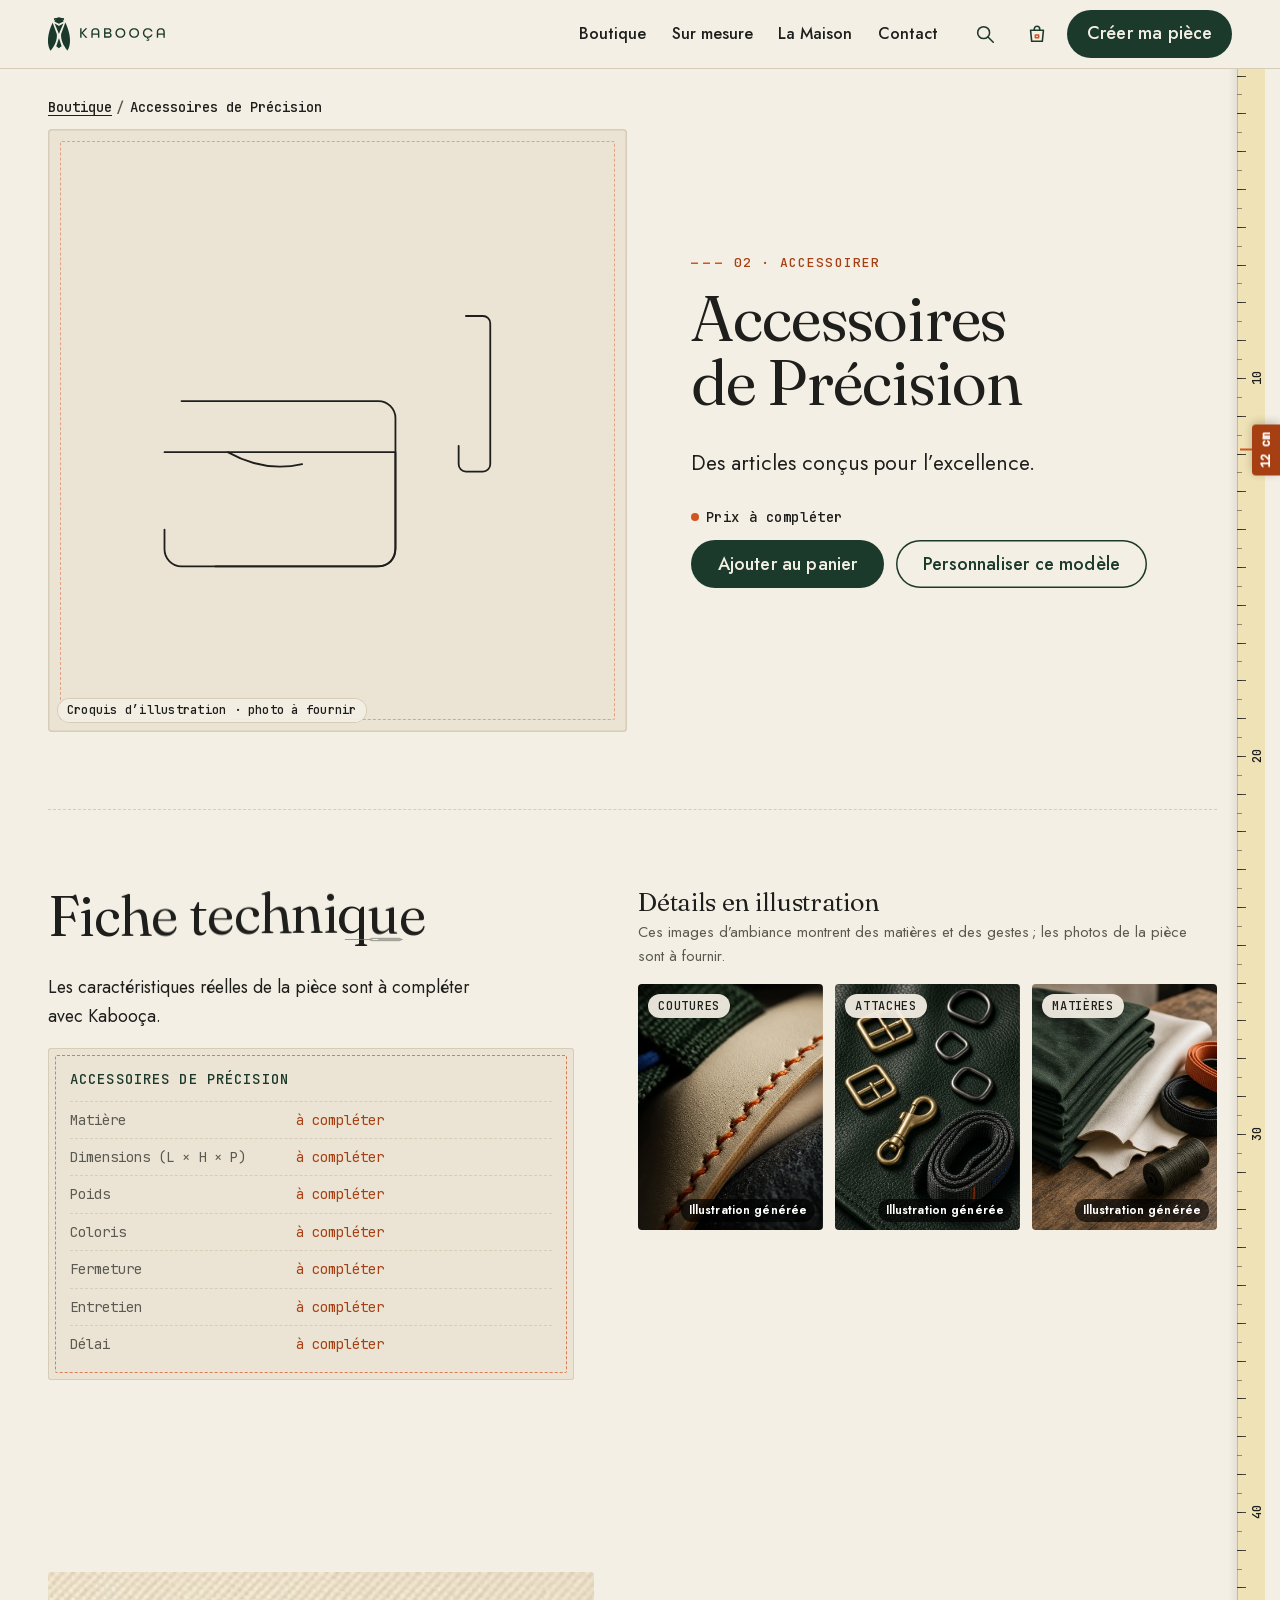
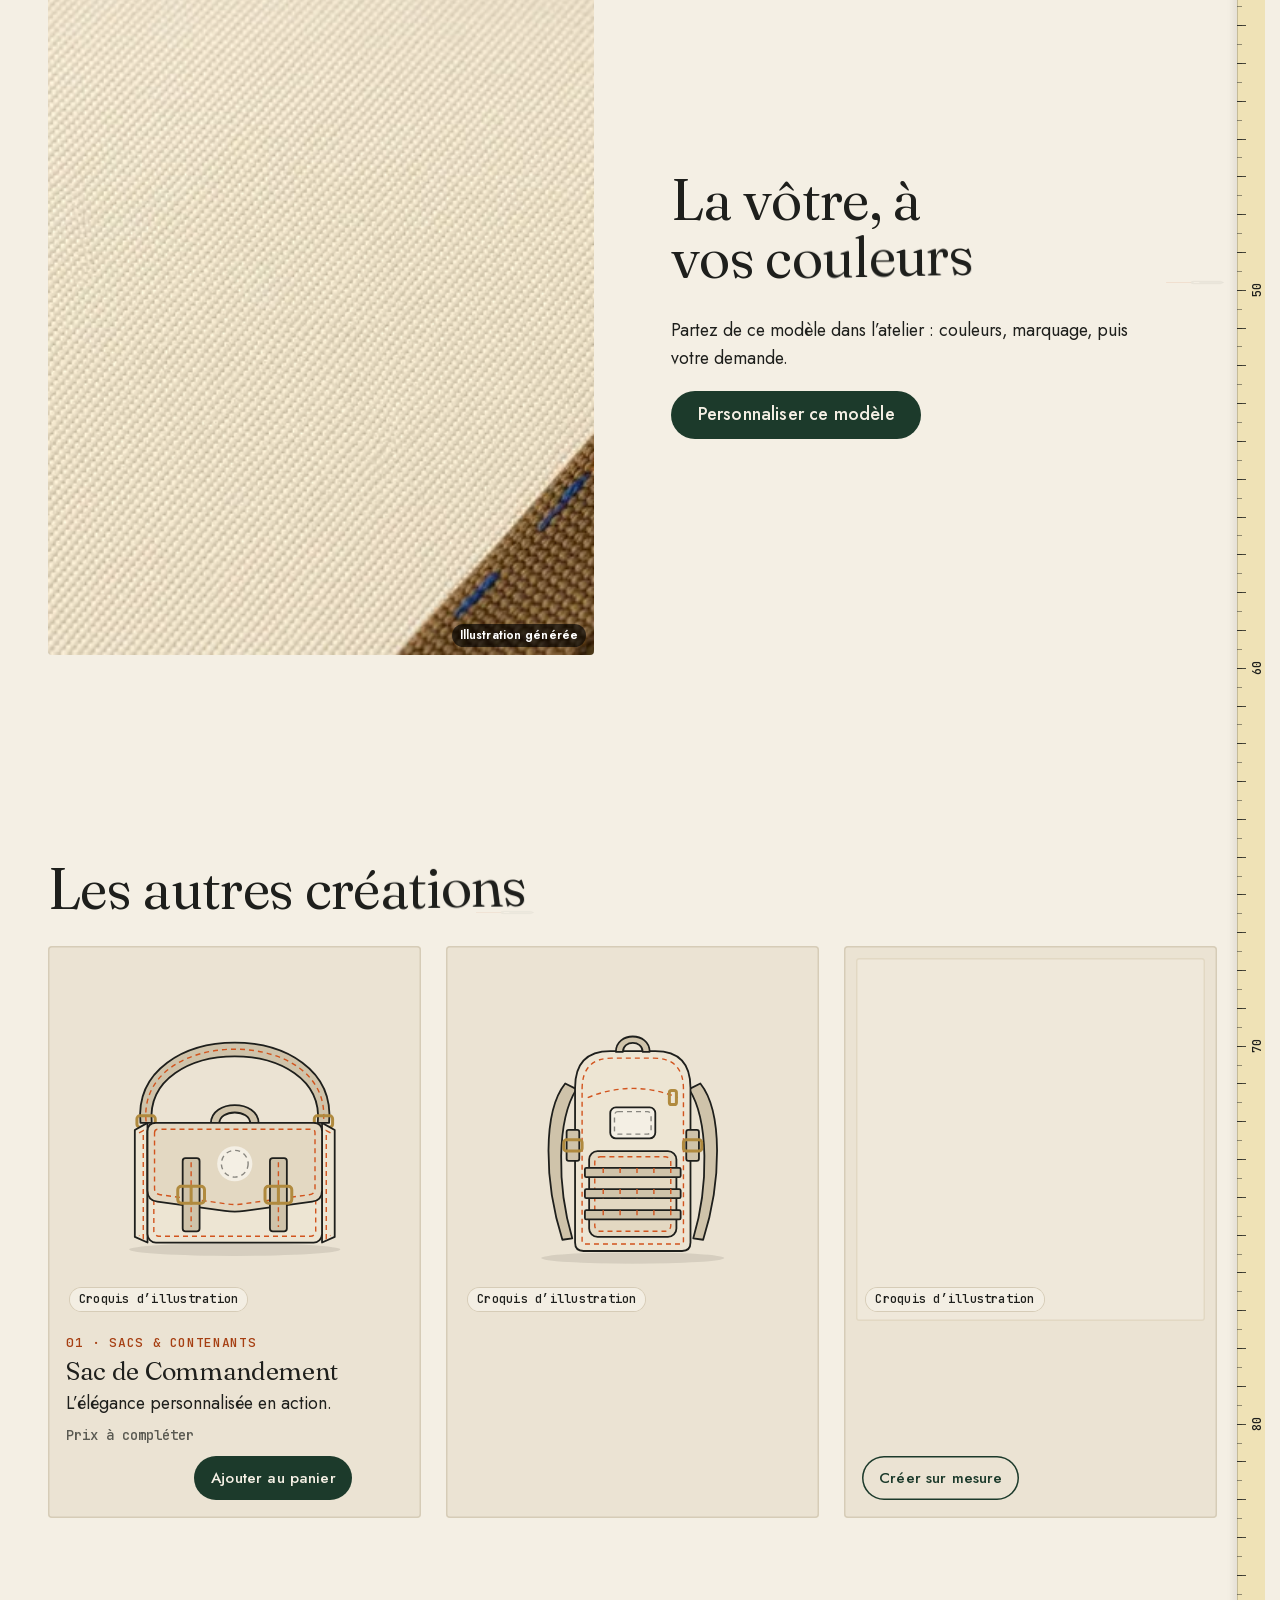
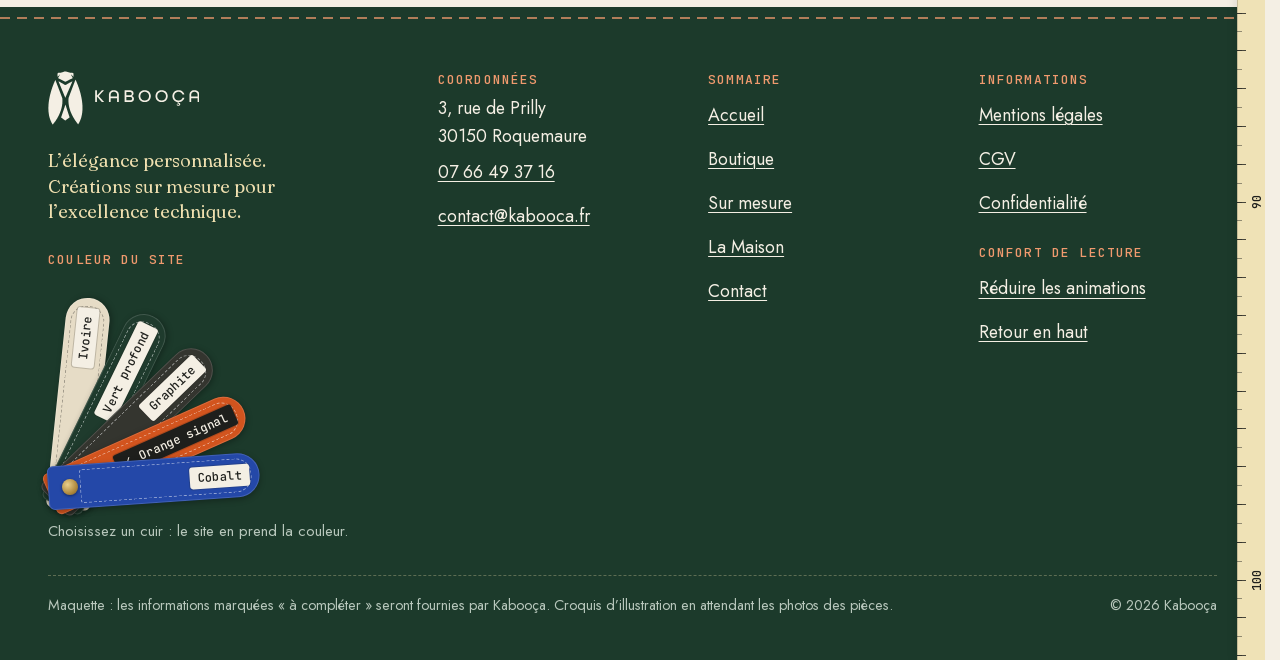
<file: boutique/accessoires-de-precision.html>
<!doctype html>
<html lang="fr" data-v="4" data-page="accessoires-de-precision">
<head>
<meta charset="utf-8">
<meta name="viewport" content="width=device-width, initial-scale=1, viewport-fit=cover">
<title>Accessoires de Précision | Kabooça</title>
<meta name="description" content="Les Accessoires de Précision de Kabooça : des articles conçus pour l’excellence. Fiche à compléter : matières, dimensions et prix.">
<meta name="robots" content="noindex, nofollow">
<link rel="canonical" href="https://kabooca-maquette.vercel.app/boutique/accessoires-de-precision">
<style>:root{--fond:#F4EFE4;--texte:#1E1F1C;--voile-fond:#1C3A2B;--ouverture-fond:#F4EFE4;--menu-fond:#1C3A2B}:root { --entete-h: 72px; --barres-h: 0px; } html { background: var(--fond); color: var(--texte); scrollbar-gutter: stable; } body { margin: 0; background: var(--fond); } html.js:not(.calme):not(.secours):not([data-arrivee="retour"]) [data-anime] { opacity: 0; } html.js:not(.calme):not(.secours):not([data-arrivee="retour"]) [data-anime].vu { opacity: 1; } [data-voile] { position: fixed; inset: 0; z-index: 900; background: var(--voile-fond); transform: translateY(-112%); visibility: hidden; pointer-events: none; } html[data-arrivee="voile"]:not(.voile-leve):not(.calme):not(.secours) [data-voile] { transform: none; visibility: visible; } html.calme [data-voile], html.secours [data-voile] { visibility: hidden !important; } .ouverture-panneau { position: fixed; inset: 0; z-index: 850; display: none; place-content: center; justify-items: center; background: var(--ouverture-fond, var(--voile-fond)); color: var(--fond); text-align: center; } html.js[data-arrivee="intro"]:not(.calme):not(.secours):not(.intro-finie) .ouverture-panneau { display: grid; } html.defilement-bloque, html.defilement-bloque body, html.js[data-arrivee="intro"]:not(.calme):not(.secours):not(.intro-finie), html.js[data-arrivee="intro"]:not(.calme):not(.secours):not(.intro-finie) body, html[data-arrivee="voile"]:not(.voile-leve):not(.calme):not(.secours), html[data-arrivee="voile"]:not(.voile-leve):not(.calme):not(.secours) body { overflow: hidden; } html.js[data-arrivee="intro"]:not(.calme):not(.secours):not(.intro-finie) { background-color: var(--ouverture-fond, var(--voile-fond)); } html[data-arrivee="voile"]:not(.voile-leve):not(.calme):not(.secours) { background-color: var(--voile-fond); }</style>
<script>(function () {
var d = document.documentElement, ss = null, ls = null;
try { ss = window.sessionStorage; ls = window.localStorage; } catch (e) {}
d.classList.add('js');
var calme = false;
try { calme = !!ls && ls.getItem('socle:calme') === 'oui'; } catch (e) {}
if (!calme && window.matchMedia && matchMedia('(prefers-reduced-motion: reduce)').matches) calme = true;
if (calme) d.classList.add('calme');
var nav = performance.getEntriesByType ? performance.getEntriesByType('navigation')[0] : null;
var type = nav ? nav.type : 'navigate';
var depart = null;
try { depart = JSON.parse(ss.getItem('socle:depart') || 'null'); ss.removeItem('socle:depart'); } catch (e) {}
if (depart && !(Date.now() - depart.t < 15000)) depart = null;
var retourSection = false;
try { retourSection = !!ss.getItem('socle:calme-retour'); } catch (e) {}
var mode = type === 'back_forward' || retourSection ? 'retour' : type === 'reload' ? 'intro' : depart ? 'voile' : 'intro';
d.setAttribute('data-arrivee', mode);
if (mode === 'voile' && depart.couleur) d.style.setProperty('--voile-fond', depart.couleur);
if (type === 'reload' && 'scrollRestoration' in history) {
if (!retourSection) history.scrollRestoration = 'manual';
}
try {
var choisie = ls && ls.getItem('socle:langue');
var langue = (d.lang || '').slice(0, 2);
if (choisie && choisie !== langue && type === 'navigate' && !depart) {
var alt = document.querySelector('link[rel="alternate"][hreflang="' + choisie + '"]');
if (alt) location.replace(new URL(alt.href).pathname + location.search + location.hash);
}
} catch (e) {}
try {
var accent = ls && JSON.parse(ls.getItem('kabooca:accent') || 'null');
if (accent && /^(ivoire|vert|graphite|cobalt)$/.test(accent)) d.setAttribute('data-accent', accent);
} catch (e) {}
setTimeout(function () { if (!d.classList.contains('demarre')) d.classList.add('secours'); }, 2000);
})();</script>
<link rel="preload" href="/assets/fonts/fraunces.woff2" as="font" type="font/woff2" crossorigin>
<link rel="preload" href="/assets/fonts/jost.woff2" as="font" type="font/woff2" crossorigin>
<link rel="stylesheet" href="/assets/css/socle.css?v=4">
<link rel="stylesheet" href="/assets/css/site.css?v=4">
<link rel="modulepreload" href="/assets/js/site.js?v=4">
<link rel="modulepreload" href="/assets/js/socle/index.js?v=4">
<script src="/assets/vendor/gsap.min.js" defer></script>
<script src="/assets/vendor/ScrollTrigger.min.js" defer></script>
<script src="/assets/vendor/SplitText.min.js" defer></script>
<script type="module" src="/assets/js/site.js?v=4"></script>
<meta name="theme-color" content="#F4EFE4">
<link rel="icon" href="/assets/images/favicon.svg" type="image/svg+xml">
<link rel="apple-touch-icon" href="/assets/images/apple-touch-icon.png">
<meta property="og:type" content="website">
<meta property="og:site_name" content="Kabooça">
<meta property="og:locale" content="fr_FR">
<meta property="og:title" content="Accessoires de Précision | Kabooça">
<meta property="og:description" content="Les Accessoires de Précision de Kabooça : des articles conçus pour l’excellence. Fiche à compléter : matières, dimensions et prix.">
<meta property="og:url" content="https://kabooca-maquette.vercel.app/boutique/accessoires-de-precision">
<meta property="og:image" content="https://kabooca-maquette.vercel.app/assets/partage/accessoires-de-precision-fr.jpg">
<meta property="og:image:width" content="1200">
<meta property="og:image:height" content="630">
<meta property="og:image:alt" content="Croquis des Accessoires de Précision de Kabooça">
<meta name="twitter:card" content="summary_large_image">
<script type="application/ld+json">{"@context":"https://schema.org","@type":"Store","name":"Kabooça","url":"https://kabooca-maquette.vercel.app/","logo":"https://kabooca-maquette.vercel.app/assets/images/apple-touch-icon.png","slogan":"L’élégance personnalisée","description":"Boutique d’accessoires de luxe spécialisée dans les sacs et articles de la Légion étrangère : sacs et accessoires personnalisés, alliant esthétique technique et design coloré.","telephone":"+33766493716","email":"contact@kabooca.fr","address":{"@type":"PostalAddress","streetAddress":"3, rue de Prilly","postalCode":"30150","addressLocality":"Roquemaure","addressCountry":"FR"}}</script>
<script type="application/json" id="textes-js">{"panier":{"titre":"Votre panier","vide":"Votre panier est vide.","voirBoutique":"Voir les créations","quantite":"Quantité","moins":"Retirer un exemplaire de {nom}","plus":"Ajouter un exemplaire de {nom}","retirer":"Retirer {nom} du panier","retirerCourt":"Retirer","total":"Total TTC","noteTotal":"Les prix TTC s’afficheront ici dès qu’ils seront fournis par Kabooça.","paiement":"Moyens de paiement : à compléter.","commander":"Commander (simulé)","commandeFaite":"Commande simulée : rien n’a été envoyé et rien n’a été payé. Votre panier a été vidé.","ajoute":"{nom} ajouté au panier.","nombre":"{n} article{s} dans le panier","fermer":"Fermer le panier"},"visionneuse":{"titre":"Détails en grand","precedent":"Image précédente","suivant":"Image suivante","fermer":"Fermer","position":"{n} sur {total}"},"catalogue":{"titre":"Le catalogue","recherche":"Rechercher une création","rechercheAide":"Nom, catégorie ou mot-clé","filtres":"Filtrer par catégorie","toutes":"Toutes","resultats":"{n} création{s}","aucun":"Aucune création ne correspond à cette recherche.","effacer":"Effacer la recherche","ajouter":"Ajouter au panier","fiche":"Voir la fiche","creer":"Créer sur mesure","note":"Croquis d’illustration en attendant les photos des pièces. Prix, matières et dimensions à compléter."},"configurateur":{"titre":"Votre création","etapes":"Étapes de la création","etape":"Étape {n} sur 4","e1":"Le modèle","e1Texte":"Choisissez la base de votre pièce.","autre":"Une autre création","autreTexte":"Une idée à vous, à décrire à l’étape 4.","e2":"Les couleurs","e2Texte":"Essayez les teintes sur le croquis.","corps":"Corps","sangle":"Sangle","fil":"Fil des coutures","e3":"Le marquage","e3Texte":"Des initiales, un nom, une date : dites-nous ce que vous imaginez.","initiales":"Initiales (facultatif)","initialesAide":"Trois lettres dans cette maquette, affichées sur la pastille du croquis ; nombre réel à confirmer.","idee":"Votre idée de marquage (facultatif)","e4":"Vos coordonnées","e4Texte":"Kabooça vous recontacte pour le devis.","prenom":"Prénom","nom":"Nom","email":"E-mail","tel":"Téléphone (facultatif)","message":"Votre projet (facultatif)","suivant":"Étape suivante","precedent":"Étape précédente","envoyer":"Envoyer ma demande","envoye":"Demande simulée : rien n’a été envoyé. Sur le site final, votre création partira vers Kabooça, qui vous recontactera pour le devis.","recap":"Récapitulatif","recapModele":"Modèle","recapCouleurs":"Couleurs","recapMarquage":"Marquage","recapAucun":"aucun","retractation":"Pièce personnalisée : pas de droit de rétractation (article L221-28, 3°, du Code de la consommation). Conditions à confirmer dans les CGV.","donnees":"Vos données servent seulement à répondre à votre demande de création. \u003ca href=\"/confidentialite\">Politique de confidentialité\u003c/a> (à compléter).","altMarquage":"Écusson de cuir vierge, tambour à broder et poinçons en laiton","altCouleurs":"Éventail d’échantillons de cuir ivoire, vert, graphite, orange et cobalt"},"eclatee":{"surtitre":"Pièce par pièce","titre":"Le design technique, dessiné à plat","texte":"Un sac, c’est une somme de pièces : sangle, rabat, corps, soufflets, languettes et boucles. C’est là que se joue l’alliance de la technique et de la couleur.","note":"Croquis d’illustration : les options réelles de personnalisation sont à confirmer avec Kabooça.","legende":"Les pièces du croquis","fin":"Une pièce, vos couleurs.","alt":"Patron de cuir ivoire, règle, alène et bobine de fil orange sur un tapis de coupe vert","assembler":"Réassembler le croquis","eclater":"Éclater le croquis","essayer":"Essayer vos couleurs"},"croquis":{"sangle":"Sangle","rabat":"Rabat","corps":"Corps","soufflet":"Soufflet","languette":"Languettes et boucles","couture":"Coutures","largeur":"Largeur","hauteur":"Hauteur","profondeur":"Profondeur"},"produits":{"sac-de-commandement":{"nom":"Sac de Commandement","croquis":"besace","categorie":"sacs","fiche":"/boutique/sac-de-commandement"},"accessoires-de-precision":{"nom":"Accessoires de Précision","croquis":"accessoires","categorie":"accessoires","fiche":"/boutique/accessoires-de-precision"},"sacs-legion-etrangere":{"nom":"Sacs de Légion Étrangère","croquis":"sac-a-dos","categorie":"sacs","fiche":"/boutique/sacs-legion-etrangere"},"creations-sur-mesure":{"nom":"Créations Sur Mesure","croquis":"patron","categorie":"personnalises","fiche":null}},"teintes":{"ivoire":{"nom":"Ivoire","hex":"#E6DCC6"},"vert":{"nom":"Vert profond","hex":"#1F3B2D"},"graphite":{"nom":"Graphite","hex":"#34352F"},"orange":{"nom":"Orange signal","hex":"#D2541E"},"cobalt":{"nom":"Cobalt","hex":"#2448A8"}}}</script>
</head>
<body id="haut">
<svg class="definitions" width="0" height="0" aria-hidden="true" focusable="false"><defs>
<symbol id="logo-embleme" viewBox="196.5 -1.2 185.5 287.0"><path fill-rule="evenodd" d="M289.5,177.8 L288.8,178.5 L287.8,182.2 L286.0,186.7 L285.8,188.0 L285.0,189.7 L284.8,191.0 L284.0,192.7 L283.8,194.0 L283.0,195.7 L282.8,197.0 L282.0,198.7 L281.8,200.0 L281.2,201.2 L280.8,202.8 L280.2,203.8 L280.0,205.2 L279.2,206.8 L279.0,208.2 L278.2,209.8 L277.8,211.7 L277.2,212.8 L276.8,214.7 L276.2,215.8 L275.8,217.3 L275.2,218.7 L274.8,220.3 L274.2,221.7 L273.8,223.3 L273.2,224.7 L272.8,226.2 L272.0,228.0 L271.8,229.2 L271.0,231.0 L270.8,232.2 L270.2,233.2 L269.8,235.0 L269.2,236.2 L268.8,237.8 L268.2,239.0 L267.8,240.7 L267.2,241.8 L266.8,243.3 L266.0,245.2 L266.3,245.8 L268.5,247.2 L271.3,249.5 L272.3,250.0 L274.5,251.8 L275.0,252.0 L288.0,261.7 L288.8,261.7 L290.2,260.8 L291.0,260.0 L294.3,257.8 L295.2,257.0 L301.3,252.8 L302.2,252.0 L308.3,247.8 L311.3,245.5 L311.3,244.8 L310.8,243.8 L310.7,242.7 L310.0,241.3 L309.7,239.7 L309.0,238.3 L308.7,236.7 L308.0,235.3 L307.7,233.7 L307.0,232.3 L306.7,230.7 L306.0,229.3 L305.7,227.7 L304.8,225.8 L304.8,225.0 L304.0,223.2 L303.8,222.0 L303.0,220.2 L302.7,218.5 L302.0,217.2 L301.8,215.7 L301.0,214.0 L300.7,212.2 L300.0,211.0 L299.7,209.0 L298.8,207.2 L298.7,205.8 L297.8,204.2 L297.7,202.7 L297.0,201.3 L296.7,199.7 L295.8,197.8 L294.8,194.0 L294.0,192.2 L293.8,190.8 L293.0,189.0 L292.8,187.7 L292.0,186.0 L291.7,184.0 L290.8,182.2 L290.7,180.8 L290.0,179.7 L289.8,178.2Z M326.2,53.8 L325.0,54.0 L324.0,54.8 L322.8,55.2 L320.5,56.7 L319.2,57.2 L318.2,58.0 L317.3,58.2 L316.5,58.8 L313.3,60.3 L311.0,61.8 L306.0,64.3 L305.5,64.8 L304.3,65.2 L303.8,65.7 L300.7,67.2 L300.2,67.7 L298.8,68.2 L298.0,68.8 L294.8,70.3 L294.3,70.8 L293.3,71.2 L292.5,71.8 L291.5,72.2 L289.0,73.7 L288.2,73.7 L286.8,73.0 L285.5,72.0 L284.8,71.8 L284.0,71.2 L281.0,69.7 L280.5,69.2 L279.5,68.8 L277.0,67.2 L274.2,65.8 L273.5,65.2 L272.7,65.0 L271.7,64.2 L270.3,63.7 L269.8,63.2 L268.8,62.8 L266.3,61.2 L265.3,60.8 L262.5,59.0 L260.0,57.8 L257.5,56.2 L254.7,54.8 L254.0,54.2 L253.0,53.8 L252.5,54.0 L252.7,55.0 L253.8,57.3 L254.0,58.3 L254.8,59.7 L255.2,61.2 L256.0,62.5 L256.2,63.5 L257.8,67.0 L258.0,68.0 L258.8,69.3 L259.2,70.8 L260.0,72.2 L260.2,73.2 L260.8,74.2 L261.2,75.5 L262.0,77.0 L262.2,78.0 L262.8,79.0 L264.2,82.8 L264.8,83.8 L265.0,84.8 L265.8,86.2 L266.2,87.7 L267.8,91.0 L268.2,92.5 L269.0,93.8 L269.2,94.8 L269.8,95.8 L270.0,96.8 L270.8,98.3 L271.0,99.3 L271.8,100.7 L272.2,102.2 L273.0,103.5 L273.0,104.0 L274.0,106.0 L274.2,107.0 L275.8,110.3 L276.2,111.8 L277.0,113.2 L277.0,113.7 L277.8,115.2 L278.2,116.7 L279.0,118.0 L279.2,119.0 L279.8,120.0 L281.2,123.8 L281.8,124.8 L282.0,125.8 L282.8,127.3 L283.2,128.7 L283.8,129.7 L284.0,130.7 L284.8,132.0 L285.2,133.5 L286.0,134.8 L286.2,135.8 L287.8,139.3 L288.0,140.5 L288.3,140.8 L289.0,140.3 L289.7,139.2 L289.8,138.2 L290.7,136.8 L292.0,133.2 L292.8,131.8 L293.0,130.8 L293.7,129.8 L293.8,129.0 L294.8,127.2 L296.0,124.0 L296.7,123.0 L296.8,122.0 L297.7,120.7 L299.0,117.0 L299.8,115.7 L300.0,114.7 L300.8,113.3 L301.0,112.3 L302.7,109.2 L302.8,108.2 L303.7,106.8 L304.0,105.5 L304.7,104.5 L304.8,103.5 L305.8,101.8 L306.0,100.8 L306.7,99.8 L308.0,96.2 L309.7,93.0 L309.8,92.0 L310.7,90.7 L311.0,89.3 L312.7,86.0 L313.0,84.7 L313.8,83.3 L314.0,82.3 L314.8,81.0 L315.0,80.0 L316.7,76.8 L317.0,75.5 L317.7,74.5 L317.8,73.5 L318.7,72.2 L318.8,71.2 L319.7,69.8 L321.0,66.2 L321.8,64.8 L322.0,63.8 L322.7,62.8 L324.0,59.2 L325.7,56.0 L326.2,54.7Z M235.8,47.2 L235.3,47.2 L235.0,47.5 L235.0,48.0 L234.2,49.3 L233.8,50.7 L231.2,56.0 L229.8,59.7 L228.2,63.0 L227.8,64.3 L227.2,65.5 L224.8,71.8 L224.2,73.0 L223.8,74.3 L223.0,76.0 L222.8,77.2 L222.2,78.2 L221.8,79.8 L221.2,80.8 L220.8,82.5 L220.2,83.7 L219.8,85.3 L219.0,87.0 L218.8,88.2 L218.2,89.5 L217.8,91.2 L217.2,92.5 L216.8,94.2 L215.2,98.5 L215.0,99.8 L214.2,101.7 L214.0,103.2 L213.2,105.0 L212.8,107.0 L212.5,107.5 L212.0,109.0 L212.0,109.8 L211.2,111.8 L210.8,114.2 L210.2,115.5 L209.8,117.8 L209.2,119.3 L209.0,120.8 L208.3,122.7 L207.7,126.2 L207.2,127.2 L207.0,129.2 L206.2,131.5 L205.8,134.3 L205.0,137.0 L204.8,139.0 L204.0,142.0 L203.8,144.3 L203.2,146.2 L203.0,148.7 L202.0,153.0 L202.0,154.8 L201.2,158.5 L200.8,163.5 L200.5,164.3 L200.5,165.5 L200.2,166.2 L199.8,172.7 L199.5,173.5 L199.5,175.7 L199.2,176.5 L198.8,189.7 L198.5,190.5 L198.5,201.7 L198.8,202.5 L199.0,212.3 L199.5,217.5 L199.8,218.3 L200.2,223.7 L200.8,226.3 L201.2,230.3 L201.8,232.5 L202.0,234.8 L202.8,237.5 L203.2,240.2 L203.8,241.7 L204.2,244.2 L204.8,245.7 L205.2,247.8 L205.8,249.2 L206.2,251.2 L206.8,252.5 L207.2,254.2 L208.0,256.0 L208.2,257.2 L208.8,258.2 L209.2,259.8 L209.8,260.8 L210.0,261.8 L210.8,263.3 L211.2,264.7 L212.0,266.0 L212.2,267.0 L212.8,267.8 L213.2,269.2 L215.3,273.5 L216.8,275.8 L218.2,278.7 L219.0,279.7 L219.2,280.3 L221.3,283.7 L223.5,281.7 L225.8,278.5 L228.5,275.5 L233.0,269.2 L233.8,268.3 L237.2,263.2 L238.7,261.3 L238.8,260.7 L240.7,258.2 L243.0,254.2 L243.7,253.5 L244.0,252.5 L244.5,252.0 L245.0,250.8 L246.7,248.3 L247.0,247.3 L248.8,244.5 L249.0,243.8 L249.7,243.0 L250.0,241.8 L251.5,239.5 L255.7,231.2 L256.0,229.8 L256.7,229.0 L257.0,227.7 L257.8,226.3 L258.0,225.5 L258.7,224.5 L259.0,223.0 L260.7,219.7 L261.0,218.2 L261.7,217.0 L262.0,215.5 L263.7,211.7 L264.0,209.8 L264.7,208.7 L265.0,206.8 L265.7,205.7 L266.0,203.7 L266.5,202.8 L266.8,200.8 L267.7,198.8 L267.8,197.2 L268.8,194.2 L268.8,193.2 L269.8,189.8 L270.0,187.8 L270.8,184.8 L270.8,183.5 L271.2,181.7 L271.5,181.0 L272.0,175.3 L272.7,172.3 L272.7,170.0 L272.8,169.8 L273.0,161.0 L273.3,159.8 L273.3,155.0 L273.0,153.8 L273.0,148.5 L272.8,148.3 L272.7,143.5 L272.0,142.3 L270.7,138.2 L270.0,137.2 L269.8,136.0 L269.0,134.3 L268.7,132.8 L268.0,131.8 L267.7,130.3 L267.0,129.2 L265.7,125.0 L263.8,120.8 L263.7,119.7 L263.0,118.7 L262.7,117.0 L262.0,116.0 L261.7,114.5 L261.0,113.3 L259.7,109.2 L259.0,108.2 L258.8,107.0 L258.0,105.3 L257.7,103.8 L257.0,102.8 L256.7,101.3 L256.0,100.2 L254.7,96.0 L252.8,91.8 L252.7,90.7 L252.0,89.7 L251.7,88.0 L251.0,87.0 L250.7,85.5 L250.0,84.3 L248.7,80.2 L248.0,79.2 L247.8,78.0 L247.0,76.3 L246.7,74.8 L246.0,73.8 L245.7,72.3 L245.0,71.2 L243.7,67.0 L241.8,62.8 L241.7,61.7 L241.0,60.7 L240.7,59.0 L240.0,58.0 L239.7,56.5 L239.0,55.3 L237.7,51.2 L237.0,50.2 L236.8,49.0Z M342.3,45.3 L341.8,47.2 L340.8,49.5 L340.8,50.0 L340.2,51.0 L339.8,52.5 L339.2,53.7 L337.8,57.8 L336.0,62.0 L335.8,63.2 L335.2,64.2 L334.8,65.8 L334.2,66.8 L333.8,68.3 L333.2,69.5 L331.8,73.7 L331.2,74.7 L331.0,75.8 L330.3,77.0 L329.8,79.0 L329.2,80.0 L328.8,81.5 L328.2,82.7 L326.8,86.8 L325.0,91.0 L324.8,92.2 L324.2,93.2 L323.8,94.8 L323.2,95.8 L322.8,97.3 L322.2,98.5 L320.8,102.7 L320.2,103.7 L320.0,104.8 L319.3,106.0 L318.8,108.0 L318.2,109.0 L317.8,110.5 L317.2,111.7 L315.8,115.8 L314.0,120.0 L313.8,121.2 L313.2,122.2 L312.8,123.8 L312.2,124.8 L311.8,126.3 L311.2,127.5 L309.8,131.7 L309.2,132.7 L309.0,133.8 L308.3,135.0 L307.8,137.0 L307.2,138.0 L306.8,139.5 L306.2,140.7 L305.8,142.0 L305.8,144.3 L305.5,145.2 L305.5,148.3 L305.2,149.2 L305.2,162.7 L305.5,163.3 L305.5,166.5 L305.8,167.3 L306.2,173.8 L306.8,176.5 L307.0,179.8 L307.7,182.2 L308.2,186.0 L309.0,188.8 L309.0,189.8 L309.8,192.3 L310.0,194.2 L310.7,195.7 L311.0,197.8 L311.8,199.8 L312.2,202.0 L313.0,203.7 L313.2,205.2 L313.8,206.5 L314.2,208.2 L314.8,209.5 L315.2,211.0 L315.8,212.2 L316.2,213.7 L316.8,214.8 L317.2,216.3 L317.8,217.5 L318.2,218.8 L318.8,219.8 L319.0,220.8 L319.8,222.3 L320.2,223.7 L321.0,225.0 L321.2,225.8 L322.8,229.0 L323.0,229.8 L327.3,238.5 L328.8,240.8 L329.2,242.0 L338.0,256.8 L343.0,264.3 L343.8,265.2 L345.2,267.3 L347.0,269.5 L349.2,272.7 L356.0,281.2 L356.8,281.7 L357.7,281.2 L360.0,277.0 L360.5,276.5 L361.2,275.0 L361.7,274.5 L361.8,273.7 L363.5,271.0 L364.8,268.3 L365.0,267.3 L365.8,266.2 L367.0,263.0 L367.7,262.0 L367.8,261.0 L368.7,259.5 L369.0,258.0 L369.7,257.0 L370.0,255.5 L370.7,254.2 L371.0,252.5 L371.7,251.2 L372.0,249.5 L372.7,248.2 L372.8,246.7 L373.8,244.0 L373.8,243.2 L374.7,240.8 L374.8,239.2 L375.8,235.8 L376.0,233.8 L376.8,230.8 L377.0,228.5 L377.7,226.3 L377.8,223.2 L378.7,218.8 L379.0,212.3 L379.3,211.5 L379.3,209.0 L379.7,208.0 L379.7,203.8 L379.8,203.7 L379.7,180.2 L379.3,179.5 L379.3,176.5 L379.0,175.7 L378.8,170.2 L378.0,164.8 L377.8,161.2 L377.0,156.8 L376.5,151.8 L376.0,150.5 L375.5,145.8 L374.8,143.7 L374.7,141.2 L374.0,139.3 L373.8,137.0 L372.8,133.7 L372.8,132.5 L372.0,129.8 L371.8,128.0 L370.8,124.8 L370.8,123.7 L370.0,121.3 L369.7,119.0 L369.0,117.5 L368.5,114.7 L367.8,113.2 L367.7,111.7 L367.0,110.2 L366.7,108.0 L365.8,106.2 L365.8,105.3 L365.0,103.2 L364.8,101.8 L364.0,100.0 L363.8,98.7 L362.8,96.2 L362.7,94.8 L361.8,93.2 L361.7,91.8 L360.8,90.2 L360.7,88.8 L359.8,87.2 L359.7,85.8 L358.0,82.0 L357.8,80.8 L357.0,79.2 L356.8,78.0 L356.0,76.3 L355.7,74.8 L355.0,73.8 L354.7,72.2 L354.0,71.2 L353.7,69.7 L353.0,68.7 L352.7,67.2 L352.0,66.2 L351.7,64.7 L351.0,63.7 L350.7,62.2 L349.8,60.8 L349.8,60.3 L349.0,58.8 L348.8,57.8 L348.0,56.5 L347.8,55.5 L346.8,53.8 L346.7,52.8 L346.0,52.0 L345.8,51.0 L344.8,49.3 L343.7,46.3 L343.0,45.5Z M330.2,10.0 L328.8,9.0 L325.3,8.2 L313.7,8.0 L311.2,7.0 L309.7,6.8 L307.8,6.0 L307.0,6.0 L305.2,5.2 L303.7,5.0 L301.8,4.2 L299.8,3.8 L298.0,3.0 L296.7,2.8 L292.0,1.2 L290.2,0.8 L287.3,0.8 L285.7,1.2 L284.3,1.8 L283.0,2.0 L281.2,2.8 L279.8,3.0 L278.0,3.8 L276.2,4.2 L274.8,4.8 L272.8,5.2 L271.7,5.8 L269.7,6.2 L268.3,6.8 L266.7,7.2 L264.5,8.0 L253.8,8.2 L252.8,8.5 L251.5,8.5 L249.7,9.3 L248.2,10.7 L247.0,13.2 L247.0,28.7 L247.2,29.0 L247.7,29.0 L249.3,27.2 L250.5,26.5 L252.2,24.7 L253.3,23.8 L259.3,18.0 L259.7,18.0 L260.0,18.5 L259.8,19.0 L257.2,23.3 L256.8,24.3 L256.3,24.8 L255.8,26.2 L255.3,26.7 L254.8,28.0 L253.0,30.8 L252.8,31.5 L252.2,32.3 L251.8,33.3 L251.3,33.8 L250.8,35.2 L250.2,35.8 L250.0,36.5 L251.3,37.5 L270.0,46.8 L271.0,47.0 L271.8,47.7 L273.0,48.0 L273.8,48.7 L275.0,49.0 L275.8,49.7 L277.0,50.0 L277.8,50.7 L279.0,51.0 L279.8,51.7 L281.0,52.0 L281.8,52.7 L283.0,53.0 L283.8,53.7 L285.0,54.0 L285.8,54.7 L287.0,55.0 L287.8,55.7 L289.0,55.8 L300.7,50.0 L302.0,49.7 L302.8,49.0 L304.0,48.7 L304.8,48.0 L306.0,47.7 L306.8,47.0 L309.8,45.8 L315.5,42.8 L318.2,41.8 L319.3,41.0 L320.2,40.8 L321.3,40.0 L322.5,39.7 L323.3,39.0 L324.7,38.7 L327.0,37.5 L328.2,36.5 L319.0,18.2 L319.5,17.7 L320.3,18.5 L321.3,19.0 L331.2,28.8 L331.8,28.8 L332.0,28.7 L332.0,13.8 L331.8,12.5Z"/></symbol>
<symbol id="logo-corps" viewBox="196.5 -1.2 185.5 287.0"><path fill-rule="evenodd" d="M289.5,177.8 L288.8,178.5 L287.8,182.2 L286.0,186.7 L285.8,188.0 L285.0,189.7 L284.8,191.0 L284.0,192.7 L283.8,194.0 L283.0,195.7 L282.8,197.0 L282.0,198.7 L281.8,200.0 L281.2,201.2 L280.8,202.8 L280.2,203.8 L280.0,205.2 L279.2,206.8 L279.0,208.2 L278.2,209.8 L277.8,211.7 L277.2,212.8 L276.8,214.7 L276.2,215.8 L275.8,217.3 L275.2,218.7 L274.8,220.3 L274.2,221.7 L273.8,223.3 L273.2,224.7 L272.8,226.2 L272.0,228.0 L271.8,229.2 L271.0,231.0 L270.8,232.2 L270.2,233.2 L269.8,235.0 L269.2,236.2 L268.8,237.8 L268.2,239.0 L267.8,240.7 L267.2,241.8 L266.8,243.3 L266.0,245.2 L266.3,245.8 L268.5,247.2 L271.3,249.5 L272.3,250.0 L274.5,251.8 L275.0,252.0 L288.0,261.7 L288.8,261.7 L290.2,260.8 L291.0,260.0 L294.3,257.8 L295.2,257.0 L301.3,252.8 L302.2,252.0 L308.3,247.8 L311.3,245.5 L311.3,244.8 L310.8,243.8 L310.7,242.7 L310.0,241.3 L309.7,239.7 L309.0,238.3 L308.7,236.7 L308.0,235.3 L307.7,233.7 L307.0,232.3 L306.7,230.7 L306.0,229.3 L305.7,227.7 L304.8,225.8 L304.8,225.0 L304.0,223.2 L303.8,222.0 L303.0,220.2 L302.7,218.5 L302.0,217.2 L301.8,215.7 L301.0,214.0 L300.7,212.2 L300.0,211.0 L299.7,209.0 L298.8,207.2 L298.7,205.8 L297.8,204.2 L297.7,202.7 L297.0,201.3 L296.7,199.7 L295.8,197.8 L294.8,194.0 L294.0,192.2 L293.8,190.8 L293.0,189.0 L292.8,187.7 L292.0,186.0 L291.7,184.0 L290.8,182.2 L290.7,180.8 L290.0,179.7 L289.8,178.2Z  M326.2,53.8 L325.0,54.0 L324.0,54.8 L322.8,55.2 L320.5,56.7 L319.2,57.2 L318.2,58.0 L317.3,58.2 L316.5,58.8 L313.3,60.3 L311.0,61.8 L306.0,64.3 L305.5,64.8 L304.3,65.2 L303.8,65.7 L300.7,67.2 L300.2,67.7 L298.8,68.2 L298.0,68.8 L294.8,70.3 L294.3,70.8 L293.3,71.2 L292.5,71.8 L291.5,72.2 L289.0,73.7 L288.2,73.7 L286.8,73.0 L285.5,72.0 L284.8,71.8 L284.0,71.2 L281.0,69.7 L280.5,69.2 L279.5,68.8 L277.0,67.2 L274.2,65.8 L273.5,65.2 L272.7,65.0 L271.7,64.2 L270.3,63.7 L269.8,63.2 L268.8,62.8 L266.3,61.2 L265.3,60.8 L262.5,59.0 L260.0,57.8 L257.5,56.2 L254.7,54.8 L254.0,54.2 L253.0,53.8 L252.5,54.0 L252.7,55.0 L253.8,57.3 L254.0,58.3 L254.8,59.7 L255.2,61.2 L256.0,62.5 L256.2,63.5 L257.8,67.0 L258.0,68.0 L258.8,69.3 L259.2,70.8 L260.0,72.2 L260.2,73.2 L260.8,74.2 L261.2,75.5 L262.0,77.0 L262.2,78.0 L262.8,79.0 L264.2,82.8 L264.8,83.8 L265.0,84.8 L265.8,86.2 L266.2,87.7 L267.8,91.0 L268.2,92.5 L269.0,93.8 L269.2,94.8 L269.8,95.8 L270.0,96.8 L270.8,98.3 L271.0,99.3 L271.8,100.7 L272.2,102.2 L273.0,103.5 L273.0,104.0 L274.0,106.0 L274.2,107.0 L275.8,110.3 L276.2,111.8 L277.0,113.2 L277.0,113.7 L277.8,115.2 L278.2,116.7 L279.0,118.0 L279.2,119.0 L279.8,120.0 L281.2,123.8 L281.8,124.8 L282.0,125.8 L282.8,127.3 L283.2,128.7 L283.8,129.7 L284.0,130.7 L284.8,132.0 L285.2,133.5 L286.0,134.8 L286.2,135.8 L287.8,139.3 L288.0,140.5 L288.3,140.8 L289.0,140.3 L289.7,139.2 L289.8,138.2 L290.7,136.8 L292.0,133.2 L292.8,131.8 L293.0,130.8 L293.7,129.8 L293.8,129.0 L294.8,127.2 L296.0,124.0 L296.7,123.0 L296.8,122.0 L297.7,120.7 L299.0,117.0 L299.8,115.7 L300.0,114.7 L300.8,113.3 L301.0,112.3 L302.7,109.2 L302.8,108.2 L303.7,106.8 L304.0,105.5 L304.7,104.5 L304.8,103.5 L305.8,101.8 L306.0,100.8 L306.7,99.8 L308.0,96.2 L309.7,93.0 L309.8,92.0 L310.7,90.7 L311.0,89.3 L312.7,86.0 L313.0,84.7 L313.8,83.3 L314.0,82.3 L314.8,81.0 L315.0,80.0 L316.7,76.8 L317.0,75.5 L317.7,74.5 L317.8,73.5 L318.7,72.2 L318.8,71.2 L319.7,69.8 L321.0,66.2 L321.8,64.8 L322.0,63.8 L322.7,62.8 L324.0,59.2 L325.7,56.0 L326.2,54.7Z  M330.2,10.0 L328.8,9.0 L325.3,8.2 L313.7,8.0 L311.2,7.0 L309.7,6.8 L307.8,6.0 L307.0,6.0 L305.2,5.2 L303.7,5.0 L301.8,4.2 L299.8,3.8 L298.0,3.0 L296.7,2.8 L292.0,1.2 L290.2,0.8 L287.3,0.8 L285.7,1.2 L284.3,1.8 L283.0,2.0 L281.2,2.8 L279.8,3.0 L278.0,3.8 L276.2,4.2 L274.8,4.8 L272.8,5.2 L271.7,5.8 L269.7,6.2 L268.3,6.8 L266.7,7.2 L264.5,8.0 L253.8,8.2 L252.8,8.5 L251.5,8.5 L249.7,9.3 L248.2,10.7 L247.0,13.2 L247.0,28.7 L247.2,29.0 L247.7,29.0 L249.3,27.2 L250.5,26.5 L252.2,24.7 L253.3,23.8 L259.3,18.0 L259.7,18.0 L260.0,18.5 L259.8,19.0 L257.2,23.3 L256.8,24.3 L256.3,24.8 L255.8,26.2 L255.3,26.7 L254.8,28.0 L253.0,30.8 L252.8,31.5 L252.2,32.3 L251.8,33.3 L251.3,33.8 L250.8,35.2 L250.2,35.8 L250.0,36.5 L251.3,37.5 L270.0,46.8 L271.0,47.0 L271.8,47.7 L273.0,48.0 L273.8,48.7 L275.0,49.0 L275.8,49.7 L277.0,50.0 L277.8,50.7 L279.0,51.0 L279.8,51.7 L281.0,52.0 L281.8,52.7 L283.0,53.0 L283.8,53.7 L285.0,54.0 L285.8,54.7 L287.0,55.0 L287.8,55.7 L289.0,55.8 L300.7,50.0 L302.0,49.7 L302.8,49.0 L304.0,48.7 L304.8,48.0 L306.0,47.7 L306.8,47.0 L309.8,45.8 L315.5,42.8 L318.2,41.8 L319.3,41.0 L320.2,40.8 L321.3,40.0 L322.5,39.7 L323.3,39.0 L324.7,38.7 L327.0,37.5 L328.2,36.5 L319.0,18.2 L319.5,17.7 L320.3,18.5 L321.3,19.0 L331.2,28.8 L331.8,28.8 L332.0,28.7 L332.0,13.8 L331.8,12.5Z"/></symbol>
<symbol id="logo-aile-g" viewBox="196.5 -1.2 185.5 287.0"><path fill-rule="evenodd" d="M235.8,47.2 L235.3,47.2 L235.0,47.5 L235.0,48.0 L234.2,49.3 L233.8,50.7 L231.2,56.0 L229.8,59.7 L228.2,63.0 L227.8,64.3 L227.2,65.5 L224.8,71.8 L224.2,73.0 L223.8,74.3 L223.0,76.0 L222.8,77.2 L222.2,78.2 L221.8,79.8 L221.2,80.8 L220.8,82.5 L220.2,83.7 L219.8,85.3 L219.0,87.0 L218.8,88.2 L218.2,89.5 L217.8,91.2 L217.2,92.5 L216.8,94.2 L215.2,98.5 L215.0,99.8 L214.2,101.7 L214.0,103.2 L213.2,105.0 L212.8,107.0 L212.5,107.5 L212.0,109.0 L212.0,109.8 L211.2,111.8 L210.8,114.2 L210.2,115.5 L209.8,117.8 L209.2,119.3 L209.0,120.8 L208.3,122.7 L207.7,126.2 L207.2,127.2 L207.0,129.2 L206.2,131.5 L205.8,134.3 L205.0,137.0 L204.8,139.0 L204.0,142.0 L203.8,144.3 L203.2,146.2 L203.0,148.7 L202.0,153.0 L202.0,154.8 L201.2,158.5 L200.8,163.5 L200.5,164.3 L200.5,165.5 L200.2,166.2 L199.8,172.7 L199.5,173.5 L199.5,175.7 L199.2,176.5 L198.8,189.7 L198.5,190.5 L198.5,201.7 L198.8,202.5 L199.0,212.3 L199.5,217.5 L199.8,218.3 L200.2,223.7 L200.8,226.3 L201.2,230.3 L201.8,232.5 L202.0,234.8 L202.8,237.5 L203.2,240.2 L203.8,241.7 L204.2,244.2 L204.8,245.7 L205.2,247.8 L205.8,249.2 L206.2,251.2 L206.8,252.5 L207.2,254.2 L208.0,256.0 L208.2,257.2 L208.8,258.2 L209.2,259.8 L209.8,260.8 L210.0,261.8 L210.8,263.3 L211.2,264.7 L212.0,266.0 L212.2,267.0 L212.8,267.8 L213.2,269.2 L215.3,273.5 L216.8,275.8 L218.2,278.7 L219.0,279.7 L219.2,280.3 L221.3,283.7 L223.5,281.7 L225.8,278.5 L228.5,275.5 L233.0,269.2 L233.8,268.3 L237.2,263.2 L238.7,261.3 L238.8,260.7 L240.7,258.2 L243.0,254.2 L243.7,253.5 L244.0,252.5 L244.5,252.0 L245.0,250.8 L246.7,248.3 L247.0,247.3 L248.8,244.5 L249.0,243.8 L249.7,243.0 L250.0,241.8 L251.5,239.5 L255.7,231.2 L256.0,229.8 L256.7,229.0 L257.0,227.7 L257.8,226.3 L258.0,225.5 L258.7,224.5 L259.0,223.0 L260.7,219.7 L261.0,218.2 L261.7,217.0 L262.0,215.5 L263.7,211.7 L264.0,209.8 L264.7,208.7 L265.0,206.8 L265.7,205.7 L266.0,203.7 L266.5,202.8 L266.8,200.8 L267.7,198.8 L267.8,197.2 L268.8,194.2 L268.8,193.2 L269.8,189.8 L270.0,187.8 L270.8,184.8 L270.8,183.5 L271.2,181.7 L271.5,181.0 L272.0,175.3 L272.7,172.3 L272.7,170.0 L272.8,169.8 L273.0,161.0 L273.3,159.8 L273.3,155.0 L273.0,153.8 L273.0,148.5 L272.8,148.3 L272.7,143.5 L272.0,142.3 L270.7,138.2 L270.0,137.2 L269.8,136.0 L269.0,134.3 L268.7,132.8 L268.0,131.8 L267.7,130.3 L267.0,129.2 L265.7,125.0 L263.8,120.8 L263.7,119.7 L263.0,118.7 L262.7,117.0 L262.0,116.0 L261.7,114.5 L261.0,113.3 L259.7,109.2 L259.0,108.2 L258.8,107.0 L258.0,105.3 L257.7,103.8 L257.0,102.8 L256.7,101.3 L256.0,100.2 L254.7,96.0 L252.8,91.8 L252.7,90.7 L252.0,89.7 L251.7,88.0 L251.0,87.0 L250.7,85.5 L250.0,84.3 L248.7,80.2 L248.0,79.2 L247.8,78.0 L247.0,76.3 L246.7,74.8 L246.0,73.8 L245.7,72.3 L245.0,71.2 L243.7,67.0 L241.8,62.8 L241.7,61.7 L241.0,60.7 L240.7,59.0 L240.0,58.0 L239.7,56.5 L239.0,55.3 L237.7,51.2 L237.0,50.2 L236.8,49.0Z "/></symbol>
<symbol id="logo-aile-d" viewBox="196.5 -1.2 185.5 287.0"><path fill-rule="evenodd" d="M342.3,45.3 L341.8,47.2 L340.8,49.5 L340.8,50.0 L340.2,51.0 L339.8,52.5 L339.2,53.7 L337.8,57.8 L336.0,62.0 L335.8,63.2 L335.2,64.2 L334.8,65.8 L334.2,66.8 L333.8,68.3 L333.2,69.5 L331.8,73.7 L331.2,74.7 L331.0,75.8 L330.3,77.0 L329.8,79.0 L329.2,80.0 L328.8,81.5 L328.2,82.7 L326.8,86.8 L325.0,91.0 L324.8,92.2 L324.2,93.2 L323.8,94.8 L323.2,95.8 L322.8,97.3 L322.2,98.5 L320.8,102.7 L320.2,103.7 L320.0,104.8 L319.3,106.0 L318.8,108.0 L318.2,109.0 L317.8,110.5 L317.2,111.7 L315.8,115.8 L314.0,120.0 L313.8,121.2 L313.2,122.2 L312.8,123.8 L312.2,124.8 L311.8,126.3 L311.2,127.5 L309.8,131.7 L309.2,132.7 L309.0,133.8 L308.3,135.0 L307.8,137.0 L307.2,138.0 L306.8,139.5 L306.2,140.7 L305.8,142.0 L305.8,144.3 L305.5,145.2 L305.5,148.3 L305.2,149.2 L305.2,162.7 L305.5,163.3 L305.5,166.5 L305.8,167.3 L306.2,173.8 L306.8,176.5 L307.0,179.8 L307.7,182.2 L308.2,186.0 L309.0,188.8 L309.0,189.8 L309.8,192.3 L310.0,194.2 L310.7,195.7 L311.0,197.8 L311.8,199.8 L312.2,202.0 L313.0,203.7 L313.2,205.2 L313.8,206.5 L314.2,208.2 L314.8,209.5 L315.2,211.0 L315.8,212.2 L316.2,213.7 L316.8,214.8 L317.2,216.3 L317.8,217.5 L318.2,218.8 L318.8,219.8 L319.0,220.8 L319.8,222.3 L320.2,223.7 L321.0,225.0 L321.2,225.8 L322.8,229.0 L323.0,229.8 L327.3,238.5 L328.8,240.8 L329.2,242.0 L338.0,256.8 L343.0,264.3 L343.8,265.2 L345.2,267.3 L347.0,269.5 L349.2,272.7 L356.0,281.2 L356.8,281.7 L357.7,281.2 L360.0,277.0 L360.5,276.5 L361.2,275.0 L361.7,274.5 L361.8,273.7 L363.5,271.0 L364.8,268.3 L365.0,267.3 L365.8,266.2 L367.0,263.0 L367.7,262.0 L367.8,261.0 L368.7,259.5 L369.0,258.0 L369.7,257.0 L370.0,255.5 L370.7,254.2 L371.0,252.5 L371.7,251.2 L372.0,249.5 L372.7,248.2 L372.8,246.7 L373.8,244.0 L373.8,243.2 L374.7,240.8 L374.8,239.2 L375.8,235.8 L376.0,233.8 L376.8,230.8 L377.0,228.5 L377.7,226.3 L377.8,223.2 L378.7,218.8 L379.0,212.3 L379.3,211.5 L379.3,209.0 L379.7,208.0 L379.7,203.8 L379.8,203.7 L379.7,180.2 L379.3,179.5 L379.3,176.5 L379.0,175.7 L378.8,170.2 L378.0,164.8 L377.8,161.2 L377.0,156.8 L376.5,151.8 L376.0,150.5 L375.5,145.8 L374.8,143.7 L374.7,141.2 L374.0,139.3 L373.8,137.0 L372.8,133.7 L372.8,132.5 L372.0,129.8 L371.8,128.0 L370.8,124.8 L370.8,123.7 L370.0,121.3 L369.7,119.0 L369.0,117.5 L368.5,114.7 L367.8,113.2 L367.7,111.7 L367.0,110.2 L366.7,108.0 L365.8,106.2 L365.8,105.3 L365.0,103.2 L364.8,101.8 L364.0,100.0 L363.8,98.7 L362.8,96.2 L362.7,94.8 L361.8,93.2 L361.7,91.8 L360.8,90.2 L360.7,88.8 L359.8,87.2 L359.7,85.8 L358.0,82.0 L357.8,80.8 L357.0,79.2 L356.8,78.0 L356.0,76.3 L355.7,74.8 L355.0,73.8 L354.7,72.2 L354.0,71.2 L353.7,69.7 L353.0,68.7 L352.7,67.2 L352.0,66.2 L351.7,64.7 L351.0,63.7 L350.7,62.2 L349.8,60.8 L349.8,60.3 L349.0,58.8 L348.8,57.8 L348.0,56.5 L347.8,55.5 L346.8,53.8 L346.7,52.8 L346.0,52.0 L345.8,51.0 L344.8,49.3 L343.7,46.3 L343.0,45.5Z "/></symbol>
<symbol id="logo-mot" viewBox="5.2 333.0 568.8 87.0"><path fill-rule="evenodd" d="M166.3,335.2 L166.2,335.5 L166.2,397.3 L166.3,397.7 L166.8,397.8 L201.0,397.8 L206.7,396.7 L207.7,396.0 L208.8,395.7 L211.3,394.0 L213.8,391.3 L215.7,388.2 L216.8,383.3 L216.7,378.3 L215.7,374.7 L214.7,372.8 L214.0,372.2 L213.7,371.3 L211.3,369.0 L208.7,367.2 L207.0,366.7 L206.2,365.8 L206.2,365.3 L206.5,365.0 L207.8,364.5 L211.0,361.8 L212.8,359.2 L213.0,358.3 L213.8,356.8 L214.0,355.3 L214.3,354.5 L214.3,353.3 L214.7,352.5 L214.7,350.2 L213.5,344.7 L213.0,344.0 L212.7,342.8 L211.7,341.3 L209.7,339.2 L206.8,337.2 L205.7,336.8 L204.2,336.0 L200.5,335.2 L199.0,335.0 L166.8,335.0Z M175.8,371.3 L176.3,370.8 L199.3,370.8 L200.3,371.0 L203.0,372.2 L204.8,373.8 L205.8,375.2 L206.8,377.5 L207.0,381.8 L206.0,384.8 L203.0,387.8 L201.7,388.2 L200.8,388.7 L199.0,389.0 L176.3,389.0 L175.8,388.5Z M175.8,344.3 L176.3,343.8 L197.3,343.8 L198.5,344.0 L200.7,344.8 L203.0,346.7 L204.0,348.0 L204.2,348.8 L204.7,349.7 L205.0,351.0 L205.0,354.8 L204.7,356.0 L203.8,357.8 L202.2,359.8 L201.0,360.7 L198.3,361.8 L197.3,362.0 L176.3,362.0 L175.8,361.5Z M6.3,335.2 L6.2,335.5 L6.2,397.3 L6.3,397.7 L6.8,397.8 L15.5,397.8 L15.8,397.5 L15.8,369.5 L16.2,369.0 L16.5,369.0 L17.2,369.7 L17.5,370.3 L21.5,374.5 L22.0,375.3 L26.0,379.5 L26.5,380.3 L30.7,384.7 L31.2,385.5 L42.3,397.7 L42.7,397.8 L54.0,397.8 L54.3,397.7 L54.3,397.2 L53.3,396.3 L52.8,395.5 L45.8,388.3 L45.3,387.5 L31.0,372.5 L30.5,371.7 L27.0,368.2 L25.3,366.2 L25.5,365.3 L45.3,344.3 L45.8,343.5 L53.3,335.7 L53.3,335.2 L53.0,335.0 L42.0,335.0 L41.7,335.2 L20.3,358.7 L19.8,359.5 L16.7,363.0 L16.2,363.0 L15.8,362.7 L15.8,335.3 L15.5,335.0 L6.8,335.0Z M528.2,339.2 L524.2,343.2 L523.8,344.0 L522.7,345.5 L521.2,348.5 L520.2,351.5 L519.5,354.3 L519.5,355.5 L519.2,356.3 L519.0,358.0 L519.0,397.5 L519.3,397.8 L527.7,397.8 L528.3,397.3 L528.3,379.2 L528.2,378.7 L528.7,378.0 L529.2,377.8 L562.5,377.8 L563.2,378.3 L563.3,378.8 L563.2,379.0 L563.2,397.3 L563.3,397.7 L563.8,397.8 L572.5,397.8 L572.8,397.5 L572.8,358.0 L572.7,356.3 L572.3,355.5 L572.3,354.3 L570.7,348.5 L569.2,345.5 L567.3,342.8 L564.0,339.5 L560.2,337.0 L555.3,335.2 L552.5,334.5 L551.2,334.5 L550.5,334.2 L543.0,334.0 L541.3,334.2 L540.5,334.5 L539.3,334.5 L537.8,335.0 L536.8,335.0 L535.7,335.3 L535.3,335.7 L533.3,336.2Z M530.8,350.0 L532.0,348.3 L533.7,346.7 L535.8,345.0 L537.0,344.7 L538.0,344.0 L539.2,343.8 L540.3,343.3 L543.2,342.8 L548.3,342.8 L553.0,343.8 L555.7,345.0 L557.2,346.0 L559.8,348.7 L560.8,350.2 L562.0,352.7 L562.3,354.3 L562.8,355.3 L563.2,358.2 L563.2,367.8 L563.3,368.0 L563.2,368.5 L562.5,369.0 L529.2,369.0 L528.7,368.8 L528.2,368.2 L528.3,367.7 L528.3,358.3 L528.7,357.5 L528.7,356.2 L529.2,353.8Z M456.5,334.0 L456.3,334.2 L454.3,334.2 L453.2,334.7 L452.0,334.7 L449.5,335.2 L448.2,335.8 L447.0,336.0 L445.3,336.8 L444.5,337.0 L442.2,338.2 L441.7,338.7 L440.7,339.0 L439.5,340.0 L439.0,340.2 L433.8,345.0 L430.2,350.2 L428.2,354.7 L428.0,355.8 L427.2,357.8 L427.0,359.7 L426.5,361.3 L426.5,363.5 L426.2,364.3 L426.2,368.5 L426.5,369.2 L426.5,370.8 L427.0,374.2 L428.0,377.0 L428.2,378.2 L430.2,382.7 L431.0,383.7 L431.2,384.3 L431.8,385.0 L432.2,385.8 L433.8,387.8 L439.0,392.7 L439.8,393.0 L440.5,393.7 L441.2,393.8 L442.2,394.7 L444.5,395.8 L445.5,396.0 L446.5,396.7 L450.5,397.8 L454.2,398.3 L455.0,398.7 L455.5,399.2 L455.5,399.7 L455.0,400.5 L455.0,401.0 L454.2,402.7 L453.8,404.0 L453.2,404.8 L453.2,406.0 L453.8,406.7 L454.7,407.0 L456.5,408.3 L457.2,408.3 L458.3,407.8 L460.3,407.8 L461.3,408.3 L462.0,409.0 L462.7,410.7 L462.5,411.8 L462.2,412.5 L461.2,413.5 L460.2,414.0 L456.8,413.8 L454.3,411.5 L449.5,411.5 L449.0,412.0 L449.0,413.0 L450.2,415.3 L450.8,416.2 L452.7,417.5 L454.7,418.3 L456.8,418.8 L460.7,418.8 L464.3,417.8 L466.0,416.8 L467.7,415.2 L468.8,412.3 L468.8,409.0 L467.7,406.3 L466.8,405.3 L464.8,404.0 L462.7,403.3 L459.8,403.2 L459.5,402.8 L460.0,400.7 L460.7,399.5 L461.3,398.8 L464.2,398.7 L465.7,398.2 L468.3,397.8 L471.0,396.8 L472.2,396.7 L478.2,393.7 L480.7,391.8 L484.7,388.0 L487.7,384.0 L488.0,383.0 L488.7,382.2 L489.8,379.8 L490.0,378.8 L490.8,377.2 L490.8,376.2 L490.5,375.8 L481.3,375.8 L480.7,376.5 L478.8,380.2 L475.3,384.2 L473.0,386.0 L470.8,387.2 L470.3,387.7 L466.8,389.0 L465.5,389.2 L463.7,389.8 L456.8,390.0 L455.3,389.8 L453.3,389.2 L450.7,388.7 L450.0,388.2 L448.7,387.8 L446.5,386.7 L442.3,383.3 L439.2,379.3 L437.8,376.7 L437.7,375.7 L437.0,374.7 L435.8,369.0 L435.8,363.8 L436.0,362.3 L436.8,359.5 L436.8,358.7 L437.7,357.2 L437.8,356.2 L439.0,353.8 L442.3,349.5 L446.5,346.2 L451.7,343.8 L452.5,343.8 L455.3,343.0 L456.8,342.8 L463.7,343.0 L465.5,343.7 L466.8,343.8 L470.3,345.2 L474.3,347.8 L476.8,350.2 L478.8,352.7 L480.7,356.3 L481.3,357.0 L490.5,357.0 L490.8,356.7 L490.8,355.7 L488.7,350.7 L488.0,349.8 L487.7,348.8 L485.7,346.0 L481.8,342.0 L477.5,338.8 L472.2,336.2 L471.0,336.0 L468.3,335.0 L462.0,334.0Z M362.3,334.2 L361.2,334.7 L360.0,334.7 L357.5,335.2 L356.2,335.8 L354.5,336.2 L350.2,338.2 L345.7,341.2 L341.2,345.7 L339.8,347.8 L339.2,348.5 L339.0,349.2 L338.2,350.2 L337.0,352.5 L336.8,353.5 L336.2,354.7 L336.0,355.8 L335.2,357.8 L335.0,359.7 L334.5,361.3 L334.5,363.5 L334.2,364.3 L334.2,368.5 L334.5,369.3 L334.5,371.5 L335.0,373.2 L335.0,374.3 L336.0,377.0 L336.2,378.2 L338.2,382.7 L341.2,387.2 L345.7,391.7 L347.0,392.7 L347.5,392.8 L348.7,393.8 L349.7,394.2 L350.2,394.7 L352.5,395.8 L353.3,396.0 L355.0,396.8 L356.2,397.0 L357.5,397.7 L361.0,398.2 L362.3,398.7 L364.3,398.7 L364.5,398.8 L372.5,398.7 L373.8,398.2 L377.3,397.7 L378.7,397.0 L380.3,396.7 L384.7,394.7 L385.2,394.2 L386.2,393.8 L387.3,392.8 L387.8,392.7 L389.8,391.0 L393.7,387.2 L395.0,385.0 L395.7,384.3 L395.8,383.7 L396.7,382.7 L397.8,380.3 L397.8,379.8 L398.7,378.2 L398.8,377.0 L399.8,374.2 L399.8,373.2 L400.3,371.5 L400.3,369.3 L400.7,368.5 L400.7,364.3 L400.3,363.5 L400.3,361.3 L399.8,359.7 L399.8,358.7 L398.8,355.8 L398.7,354.7 L396.7,350.2 L393.7,345.7 L389.8,341.8 L387.8,340.2 L387.3,340.0 L386.2,339.0 L385.2,338.7 L384.7,338.2 L382.3,337.0 L381.5,336.8 L379.8,336.0 L378.7,335.8 L377.3,335.2 L374.8,334.7 L373.7,334.7 L372.5,334.2 L370.5,334.2 L370.3,334.0Z M363.3,343.0 L364.8,342.8 L371.5,343.0 L373.5,343.7 L376.2,344.2 L376.8,344.7 L378.2,345.0 L380.3,346.2 L384.2,349.2 L387.7,353.5 L388.8,355.7 L389.2,357.0 L389.7,357.7 L390.2,360.3 L390.8,362.3 L391.0,363.8 L390.8,370.5 L390.2,372.5 L389.7,375.2 L389.2,375.8 L388.8,377.2 L387.7,379.3 L384.7,383.2 L380.3,386.7 L378.2,387.8 L376.8,388.2 L376.2,388.7 L373.5,389.2 L371.5,389.8 L370.0,390.0 L363.3,389.8 L361.3,389.2 L358.7,388.7 L358.0,388.2 L356.7,387.8 L354.5,386.7 L350.8,383.8 L347.2,379.3 L346.0,377.2 L345.7,375.8 L345.2,375.2 L344.7,372.5 L344.0,370.5 L343.8,369.0 L344.0,362.3 L344.7,360.3 L345.2,357.7 L345.7,357.0 L346.0,355.7 L347.2,353.5 L350.2,349.7 L354.5,346.2 L356.7,345.0 L358.0,344.7 L358.7,344.2 L361.3,343.7Z M270.3,334.2 L269.2,334.7 L268.0,334.7 L265.5,335.2 L264.2,335.8 L262.5,336.2 L258.2,338.2 L253.7,341.2 L249.2,345.7 L247.8,347.8 L247.2,348.5 L247.0,349.2 L246.2,350.2 L245.0,352.5 L244.8,353.5 L244.2,354.7 L244.0,355.8 L243.2,357.8 L243.0,359.7 L242.5,361.3 L242.5,363.5 L242.2,364.3 L242.2,368.5 L242.5,369.3 L242.5,371.5 L243.0,373.2 L243.0,374.3 L244.0,377.0 L244.2,378.2 L246.2,382.7 L249.2,387.2 L253.7,391.7 L255.0,392.7 L255.5,392.8 L256.7,393.8 L257.7,394.2 L258.2,394.7 L260.5,395.8 L261.3,396.0 L263.0,396.8 L264.2,397.0 L265.5,397.7 L269.0,398.2 L270.3,398.7 L272.3,398.7 L272.5,398.8 L280.5,398.7 L281.8,398.2 L285.3,397.7 L286.7,397.0 L288.3,396.7 L292.7,394.7 L293.2,394.2 L294.2,393.8 L295.3,392.8 L295.8,392.7 L297.8,391.0 L301.7,387.2 L303.0,385.0 L303.7,384.3 L303.8,383.7 L304.7,382.7 L305.8,380.3 L305.8,379.8 L306.7,378.2 L306.8,377.0 L307.8,374.2 L307.8,373.2 L308.3,371.5 L308.3,369.3 L308.7,368.5 L308.7,364.3 L308.3,363.5 L308.3,361.3 L307.8,359.7 L307.8,358.7 L306.8,355.8 L306.7,354.7 L304.7,350.2 L301.7,345.7 L297.8,341.8 L295.8,340.2 L295.3,340.0 L294.2,339.0 L293.2,338.7 L292.7,338.2 L290.3,337.0 L289.5,336.8 L287.8,336.0 L286.7,335.8 L285.3,335.2 L282.8,334.7 L281.7,334.7 L280.5,334.2 L278.5,334.2 L278.3,334.0Z M271.3,343.0 L272.8,342.8 L279.5,343.0 L281.5,343.7 L284.2,344.2 L284.8,344.7 L286.2,345.0 L288.3,346.2 L292.2,349.2 L295.7,353.5 L296.8,355.7 L297.2,357.0 L297.7,357.7 L298.2,360.3 L298.8,362.3 L299.0,363.8 L298.8,370.5 L298.2,372.5 L297.7,375.2 L297.2,375.8 L296.8,377.2 L295.7,379.3 L292.7,383.2 L288.3,386.7 L286.2,387.8 L284.8,388.2 L284.2,388.7 L281.5,389.2 L279.5,389.8 L278.0,390.0 L271.3,389.8 L269.3,389.2 L266.7,388.7 L266.0,388.2 L264.7,387.8 L262.5,386.7 L258.8,383.8 L255.2,379.3 L254.0,377.2 L253.7,375.8 L253.2,375.2 L252.7,372.5 L252.0,370.5 L251.8,369.0 L252.0,362.3 L252.7,360.3 L253.2,357.7 L253.7,357.0 L254.0,355.7 L255.2,353.5 L258.2,349.7 L262.5,346.2 L264.7,345.0 L266.0,344.7 L266.7,344.2 L269.3,343.7Z M90.2,339.2 L86.2,343.2 L85.8,344.0 L84.7,345.5 L83.2,348.5 L82.2,351.5 L81.5,354.3 L81.5,355.5 L81.2,356.3 L81.0,358.0 L81.0,397.5 L81.3,397.8 L89.7,397.8 L90.3,397.3 L90.3,379.2 L90.2,378.7 L90.7,378.0 L91.2,377.8 L124.5,377.8 L125.2,378.3 L125.3,378.8 L125.2,379.0 L125.2,397.3 L125.3,397.7 L125.8,397.8 L134.5,397.8 L134.8,397.5 L134.8,358.0 L134.7,356.3 L134.3,355.5 L134.3,354.3 L132.7,348.5 L131.2,345.5 L129.3,342.8 L126.0,339.5 L122.2,337.0 L117.3,335.2 L114.5,334.5 L113.2,334.5 L112.5,334.2 L105.0,334.0 L103.3,334.2 L102.5,334.5 L101.3,334.5 L99.8,335.0 L98.8,335.0 L97.7,335.3 L97.3,335.7 L95.3,336.2Z M92.8,350.0 L94.0,348.3 L95.7,346.7 L97.8,345.0 L99.0,344.7 L100.0,344.0 L101.2,343.8 L102.3,343.3 L105.2,342.8 L110.3,342.8 L115.0,343.8 L117.7,345.0 L119.2,346.0 L121.8,348.7 L122.8,350.2 L124.0,352.7 L124.3,354.3 L124.8,355.3 L125.2,358.2 L125.2,367.8 L125.3,368.0 L125.2,368.5 L124.5,369.0 L91.2,369.0 L90.7,368.8 L90.2,368.2 L90.3,367.7 L90.3,358.3 L90.7,357.5 L90.7,356.2 L91.2,353.8Z"/></symbol>
<path id="logo-traces" fill-rule="evenodd" d="M289.5,177.8 L288.8,178.5 L287.8,182.2 L286.0,186.7 L285.8,188.0 L285.0,189.7 L284.8,191.0 L284.0,192.7 L283.8,194.0 L283.0,195.7 L282.8,197.0 L282.0,198.7 L281.8,200.0 L281.2,201.2 L280.8,202.8 L280.2,203.8 L280.0,205.2 L279.2,206.8 L279.0,208.2 L278.2,209.8 L277.8,211.7 L277.2,212.8 L276.8,214.7 L276.2,215.8 L275.8,217.3 L275.2,218.7 L274.8,220.3 L274.2,221.7 L273.8,223.3 L273.2,224.7 L272.8,226.2 L272.0,228.0 L271.8,229.2 L271.0,231.0 L270.8,232.2 L270.2,233.2 L269.8,235.0 L269.2,236.2 L268.8,237.8 L268.2,239.0 L267.8,240.7 L267.2,241.8 L266.8,243.3 L266.0,245.2 L266.3,245.8 L268.5,247.2 L271.3,249.5 L272.3,250.0 L274.5,251.8 L275.0,252.0 L288.0,261.7 L288.8,261.7 L290.2,260.8 L291.0,260.0 L294.3,257.8 L295.2,257.0 L301.3,252.8 L302.2,252.0 L308.3,247.8 L311.3,245.5 L311.3,244.8 L310.8,243.8 L310.7,242.7 L310.0,241.3 L309.7,239.7 L309.0,238.3 L308.7,236.7 L308.0,235.3 L307.7,233.7 L307.0,232.3 L306.7,230.7 L306.0,229.3 L305.7,227.7 L304.8,225.8 L304.8,225.0 L304.0,223.2 L303.8,222.0 L303.0,220.2 L302.7,218.5 L302.0,217.2 L301.8,215.7 L301.0,214.0 L300.7,212.2 L300.0,211.0 L299.7,209.0 L298.8,207.2 L298.7,205.8 L297.8,204.2 L297.7,202.7 L297.0,201.3 L296.7,199.7 L295.8,197.8 L294.8,194.0 L294.0,192.2 L293.8,190.8 L293.0,189.0 L292.8,187.7 L292.0,186.0 L291.7,184.0 L290.8,182.2 L290.7,180.8 L290.0,179.7 L289.8,178.2Z M326.2,53.8 L325.0,54.0 L324.0,54.8 L322.8,55.2 L320.5,56.7 L319.2,57.2 L318.2,58.0 L317.3,58.2 L316.5,58.8 L313.3,60.3 L311.0,61.8 L306.0,64.3 L305.5,64.8 L304.3,65.2 L303.8,65.7 L300.7,67.2 L300.2,67.7 L298.8,68.2 L298.0,68.8 L294.8,70.3 L294.3,70.8 L293.3,71.2 L292.5,71.8 L291.5,72.2 L289.0,73.7 L288.2,73.7 L286.8,73.0 L285.5,72.0 L284.8,71.8 L284.0,71.2 L281.0,69.7 L280.5,69.2 L279.5,68.8 L277.0,67.2 L274.2,65.8 L273.5,65.2 L272.7,65.0 L271.7,64.2 L270.3,63.7 L269.8,63.2 L268.8,62.8 L266.3,61.2 L265.3,60.8 L262.5,59.0 L260.0,57.8 L257.5,56.2 L254.7,54.8 L254.0,54.2 L253.0,53.8 L252.5,54.0 L252.7,55.0 L253.8,57.3 L254.0,58.3 L254.8,59.7 L255.2,61.2 L256.0,62.5 L256.2,63.5 L257.8,67.0 L258.0,68.0 L258.8,69.3 L259.2,70.8 L260.0,72.2 L260.2,73.2 L260.8,74.2 L261.2,75.5 L262.0,77.0 L262.2,78.0 L262.8,79.0 L264.2,82.8 L264.8,83.8 L265.0,84.8 L265.8,86.2 L266.2,87.7 L267.8,91.0 L268.2,92.5 L269.0,93.8 L269.2,94.8 L269.8,95.8 L270.0,96.8 L270.8,98.3 L271.0,99.3 L271.8,100.7 L272.2,102.2 L273.0,103.5 L273.0,104.0 L274.0,106.0 L274.2,107.0 L275.8,110.3 L276.2,111.8 L277.0,113.2 L277.0,113.7 L277.8,115.2 L278.2,116.7 L279.0,118.0 L279.2,119.0 L279.8,120.0 L281.2,123.8 L281.8,124.8 L282.0,125.8 L282.8,127.3 L283.2,128.7 L283.8,129.7 L284.0,130.7 L284.8,132.0 L285.2,133.5 L286.0,134.8 L286.2,135.8 L287.8,139.3 L288.0,140.5 L288.3,140.8 L289.0,140.3 L289.7,139.2 L289.8,138.2 L290.7,136.8 L292.0,133.2 L292.8,131.8 L293.0,130.8 L293.7,129.8 L293.8,129.0 L294.8,127.2 L296.0,124.0 L296.7,123.0 L296.8,122.0 L297.7,120.7 L299.0,117.0 L299.8,115.7 L300.0,114.7 L300.8,113.3 L301.0,112.3 L302.7,109.2 L302.8,108.2 L303.7,106.8 L304.0,105.5 L304.7,104.5 L304.8,103.5 L305.8,101.8 L306.0,100.8 L306.7,99.8 L308.0,96.2 L309.7,93.0 L309.8,92.0 L310.7,90.7 L311.0,89.3 L312.7,86.0 L313.0,84.7 L313.8,83.3 L314.0,82.3 L314.8,81.0 L315.0,80.0 L316.7,76.8 L317.0,75.5 L317.7,74.5 L317.8,73.5 L318.7,72.2 L318.8,71.2 L319.7,69.8 L321.0,66.2 L321.8,64.8 L322.0,63.8 L322.7,62.8 L324.0,59.2 L325.7,56.0 L326.2,54.7Z M235.8,47.2 L235.3,47.2 L235.0,47.5 L235.0,48.0 L234.2,49.3 L233.8,50.7 L231.2,56.0 L229.8,59.7 L228.2,63.0 L227.8,64.3 L227.2,65.5 L224.8,71.8 L224.2,73.0 L223.8,74.3 L223.0,76.0 L222.8,77.2 L222.2,78.2 L221.8,79.8 L221.2,80.8 L220.8,82.5 L220.2,83.7 L219.8,85.3 L219.0,87.0 L218.8,88.2 L218.2,89.5 L217.8,91.2 L217.2,92.5 L216.8,94.2 L215.2,98.5 L215.0,99.8 L214.2,101.7 L214.0,103.2 L213.2,105.0 L212.8,107.0 L212.5,107.5 L212.0,109.0 L212.0,109.8 L211.2,111.8 L210.8,114.2 L210.2,115.5 L209.8,117.8 L209.2,119.3 L209.0,120.8 L208.3,122.7 L207.7,126.2 L207.2,127.2 L207.0,129.2 L206.2,131.5 L205.8,134.3 L205.0,137.0 L204.8,139.0 L204.0,142.0 L203.8,144.3 L203.2,146.2 L203.0,148.7 L202.0,153.0 L202.0,154.8 L201.2,158.5 L200.8,163.5 L200.5,164.3 L200.5,165.5 L200.2,166.2 L199.8,172.7 L199.5,173.5 L199.5,175.7 L199.2,176.5 L198.8,189.7 L198.5,190.5 L198.5,201.7 L198.8,202.5 L199.0,212.3 L199.5,217.5 L199.8,218.3 L200.2,223.7 L200.8,226.3 L201.2,230.3 L201.8,232.5 L202.0,234.8 L202.8,237.5 L203.2,240.2 L203.8,241.7 L204.2,244.2 L204.8,245.7 L205.2,247.8 L205.8,249.2 L206.2,251.2 L206.8,252.5 L207.2,254.2 L208.0,256.0 L208.2,257.2 L208.8,258.2 L209.2,259.8 L209.8,260.8 L210.0,261.8 L210.8,263.3 L211.2,264.7 L212.0,266.0 L212.2,267.0 L212.8,267.8 L213.2,269.2 L215.3,273.5 L216.8,275.8 L218.2,278.7 L219.0,279.7 L219.2,280.3 L221.3,283.7 L223.5,281.7 L225.8,278.5 L228.5,275.5 L233.0,269.2 L233.8,268.3 L237.2,263.2 L238.7,261.3 L238.8,260.7 L240.7,258.2 L243.0,254.2 L243.7,253.5 L244.0,252.5 L244.5,252.0 L245.0,250.8 L246.7,248.3 L247.0,247.3 L248.8,244.5 L249.0,243.8 L249.7,243.0 L250.0,241.8 L251.5,239.5 L255.7,231.2 L256.0,229.8 L256.7,229.0 L257.0,227.7 L257.8,226.3 L258.0,225.5 L258.7,224.5 L259.0,223.0 L260.7,219.7 L261.0,218.2 L261.7,217.0 L262.0,215.5 L263.7,211.7 L264.0,209.8 L264.7,208.7 L265.0,206.8 L265.7,205.7 L266.0,203.7 L266.5,202.8 L266.8,200.8 L267.7,198.8 L267.8,197.2 L268.8,194.2 L268.8,193.2 L269.8,189.8 L270.0,187.8 L270.8,184.8 L270.8,183.5 L271.2,181.7 L271.5,181.0 L272.0,175.3 L272.7,172.3 L272.7,170.0 L272.8,169.8 L273.0,161.0 L273.3,159.8 L273.3,155.0 L273.0,153.8 L273.0,148.5 L272.8,148.3 L272.7,143.5 L272.0,142.3 L270.7,138.2 L270.0,137.2 L269.8,136.0 L269.0,134.3 L268.7,132.8 L268.0,131.8 L267.7,130.3 L267.0,129.2 L265.7,125.0 L263.8,120.8 L263.7,119.7 L263.0,118.7 L262.7,117.0 L262.0,116.0 L261.7,114.5 L261.0,113.3 L259.7,109.2 L259.0,108.2 L258.8,107.0 L258.0,105.3 L257.7,103.8 L257.0,102.8 L256.7,101.3 L256.0,100.2 L254.7,96.0 L252.8,91.8 L252.7,90.7 L252.0,89.7 L251.7,88.0 L251.0,87.0 L250.7,85.5 L250.0,84.3 L248.7,80.2 L248.0,79.2 L247.8,78.0 L247.0,76.3 L246.7,74.8 L246.0,73.8 L245.7,72.3 L245.0,71.2 L243.7,67.0 L241.8,62.8 L241.7,61.7 L241.0,60.7 L240.7,59.0 L240.0,58.0 L239.7,56.5 L239.0,55.3 L237.7,51.2 L237.0,50.2 L236.8,49.0Z M342.3,45.3 L341.8,47.2 L340.8,49.5 L340.8,50.0 L340.2,51.0 L339.8,52.5 L339.2,53.7 L337.8,57.8 L336.0,62.0 L335.8,63.2 L335.2,64.2 L334.8,65.8 L334.2,66.8 L333.8,68.3 L333.2,69.5 L331.8,73.7 L331.2,74.7 L331.0,75.8 L330.3,77.0 L329.8,79.0 L329.2,80.0 L328.8,81.5 L328.2,82.7 L326.8,86.8 L325.0,91.0 L324.8,92.2 L324.2,93.2 L323.8,94.8 L323.2,95.8 L322.8,97.3 L322.2,98.5 L320.8,102.7 L320.2,103.7 L320.0,104.8 L319.3,106.0 L318.8,108.0 L318.2,109.0 L317.8,110.5 L317.2,111.7 L315.8,115.8 L314.0,120.0 L313.8,121.2 L313.2,122.2 L312.8,123.8 L312.2,124.8 L311.8,126.3 L311.2,127.5 L309.8,131.7 L309.2,132.7 L309.0,133.8 L308.3,135.0 L307.8,137.0 L307.2,138.0 L306.8,139.5 L306.2,140.7 L305.8,142.0 L305.8,144.3 L305.5,145.2 L305.5,148.3 L305.2,149.2 L305.2,162.7 L305.5,163.3 L305.5,166.5 L305.8,167.3 L306.2,173.8 L306.8,176.5 L307.0,179.8 L307.7,182.2 L308.2,186.0 L309.0,188.8 L309.0,189.8 L309.8,192.3 L310.0,194.2 L310.7,195.7 L311.0,197.8 L311.8,199.8 L312.2,202.0 L313.0,203.7 L313.2,205.2 L313.8,206.5 L314.2,208.2 L314.8,209.5 L315.2,211.0 L315.8,212.2 L316.2,213.7 L316.8,214.8 L317.2,216.3 L317.8,217.5 L318.2,218.8 L318.8,219.8 L319.0,220.8 L319.8,222.3 L320.2,223.7 L321.0,225.0 L321.2,225.8 L322.8,229.0 L323.0,229.8 L327.3,238.5 L328.8,240.8 L329.2,242.0 L338.0,256.8 L343.0,264.3 L343.8,265.2 L345.2,267.3 L347.0,269.5 L349.2,272.7 L356.0,281.2 L356.8,281.7 L357.7,281.2 L360.0,277.0 L360.5,276.5 L361.2,275.0 L361.7,274.5 L361.8,273.7 L363.5,271.0 L364.8,268.3 L365.0,267.3 L365.8,266.2 L367.0,263.0 L367.7,262.0 L367.8,261.0 L368.7,259.5 L369.0,258.0 L369.7,257.0 L370.0,255.5 L370.7,254.2 L371.0,252.5 L371.7,251.2 L372.0,249.5 L372.7,248.2 L372.8,246.7 L373.8,244.0 L373.8,243.2 L374.7,240.8 L374.8,239.2 L375.8,235.8 L376.0,233.8 L376.8,230.8 L377.0,228.5 L377.7,226.3 L377.8,223.2 L378.7,218.8 L379.0,212.3 L379.3,211.5 L379.3,209.0 L379.7,208.0 L379.7,203.8 L379.8,203.7 L379.7,180.2 L379.3,179.5 L379.3,176.5 L379.0,175.7 L378.8,170.2 L378.0,164.8 L377.8,161.2 L377.0,156.8 L376.5,151.8 L376.0,150.5 L375.5,145.8 L374.8,143.7 L374.7,141.2 L374.0,139.3 L373.8,137.0 L372.8,133.7 L372.8,132.5 L372.0,129.8 L371.8,128.0 L370.8,124.8 L370.8,123.7 L370.0,121.3 L369.7,119.0 L369.0,117.5 L368.5,114.7 L367.8,113.2 L367.7,111.7 L367.0,110.2 L366.7,108.0 L365.8,106.2 L365.8,105.3 L365.0,103.2 L364.8,101.8 L364.0,100.0 L363.8,98.7 L362.8,96.2 L362.7,94.8 L361.8,93.2 L361.7,91.8 L360.8,90.2 L360.7,88.8 L359.8,87.2 L359.7,85.8 L358.0,82.0 L357.8,80.8 L357.0,79.2 L356.8,78.0 L356.0,76.3 L355.7,74.8 L355.0,73.8 L354.7,72.2 L354.0,71.2 L353.7,69.7 L353.0,68.7 L352.7,67.2 L352.0,66.2 L351.7,64.7 L351.0,63.7 L350.7,62.2 L349.8,60.8 L349.8,60.3 L349.0,58.8 L348.8,57.8 L348.0,56.5 L347.8,55.5 L346.8,53.8 L346.7,52.8 L346.0,52.0 L345.8,51.0 L344.8,49.3 L343.7,46.3 L343.0,45.5Z M330.2,10.0 L328.8,9.0 L325.3,8.2 L313.7,8.0 L311.2,7.0 L309.7,6.8 L307.8,6.0 L307.0,6.0 L305.2,5.2 L303.7,5.0 L301.8,4.2 L299.8,3.8 L298.0,3.0 L296.7,2.8 L292.0,1.2 L290.2,0.8 L287.3,0.8 L285.7,1.2 L284.3,1.8 L283.0,2.0 L281.2,2.8 L279.8,3.0 L278.0,3.8 L276.2,4.2 L274.8,4.8 L272.8,5.2 L271.7,5.8 L269.7,6.2 L268.3,6.8 L266.7,7.2 L264.5,8.0 L253.8,8.2 L252.8,8.5 L251.5,8.5 L249.7,9.3 L248.2,10.7 L247.0,13.2 L247.0,28.7 L247.2,29.0 L247.7,29.0 L249.3,27.2 L250.5,26.5 L252.2,24.7 L253.3,23.8 L259.3,18.0 L259.7,18.0 L260.0,18.5 L259.8,19.0 L257.2,23.3 L256.8,24.3 L256.3,24.8 L255.8,26.2 L255.3,26.7 L254.8,28.0 L253.0,30.8 L252.8,31.5 L252.2,32.3 L251.8,33.3 L251.3,33.8 L250.8,35.2 L250.2,35.8 L250.0,36.5 L251.3,37.5 L270.0,46.8 L271.0,47.0 L271.8,47.7 L273.0,48.0 L273.8,48.7 L275.0,49.0 L275.8,49.7 L277.0,50.0 L277.8,50.7 L279.0,51.0 L279.8,51.7 L281.0,52.0 L281.8,52.7 L283.0,53.0 L283.8,53.7 L285.0,54.0 L285.8,54.7 L287.0,55.0 L287.8,55.7 L289.0,55.8 L300.7,50.0 L302.0,49.7 L302.8,49.0 L304.0,48.7 L304.8,48.0 L306.0,47.7 L306.8,47.0 L309.8,45.8 L315.5,42.8 L318.2,41.8 L319.3,41.0 L320.2,40.8 L321.3,40.0 L322.5,39.7 L323.3,39.0 L324.7,38.7 L327.0,37.5 L328.2,36.5 L319.0,18.2 L319.5,17.7 L320.3,18.5 L321.3,19.0 L331.2,28.8 L331.8,28.8 L332.0,28.7 L332.0,13.8 L331.8,12.5Z M166.3,335.2 L166.2,335.5 L166.2,397.3 L166.3,397.7 L166.8,397.8 L201.0,397.8 L206.7,396.7 L207.7,396.0 L208.8,395.7 L211.3,394.0 L213.8,391.3 L215.7,388.2 L216.8,383.3 L216.7,378.3 L215.7,374.7 L214.7,372.8 L214.0,372.2 L213.7,371.3 L211.3,369.0 L208.7,367.2 L207.0,366.7 L206.2,365.8 L206.2,365.3 L206.5,365.0 L207.8,364.5 L211.0,361.8 L212.8,359.2 L213.0,358.3 L213.8,356.8 L214.0,355.3 L214.3,354.5 L214.3,353.3 L214.7,352.5 L214.7,350.2 L213.5,344.7 L213.0,344.0 L212.7,342.8 L211.7,341.3 L209.7,339.2 L206.8,337.2 L205.7,336.8 L204.2,336.0 L200.5,335.2 L199.0,335.0 L166.8,335.0Z M175.8,371.3 L176.3,370.8 L199.3,370.8 L200.3,371.0 L203.0,372.2 L204.8,373.8 L205.8,375.2 L206.8,377.5 L207.0,381.8 L206.0,384.8 L203.0,387.8 L201.7,388.2 L200.8,388.7 L199.0,389.0 L176.3,389.0 L175.8,388.5Z M175.8,344.3 L176.3,343.8 L197.3,343.8 L198.5,344.0 L200.7,344.8 L203.0,346.7 L204.0,348.0 L204.2,348.8 L204.7,349.7 L205.0,351.0 L205.0,354.8 L204.7,356.0 L203.8,357.8 L202.2,359.8 L201.0,360.7 L198.3,361.8 L197.3,362.0 L176.3,362.0 L175.8,361.5Z M6.3,335.2 L6.2,335.5 L6.2,397.3 L6.3,397.7 L6.8,397.8 L15.5,397.8 L15.8,397.5 L15.8,369.5 L16.2,369.0 L16.5,369.0 L17.2,369.7 L17.5,370.3 L21.5,374.5 L22.0,375.3 L26.0,379.5 L26.5,380.3 L30.7,384.7 L31.2,385.5 L42.3,397.7 L42.7,397.8 L54.0,397.8 L54.3,397.7 L54.3,397.2 L53.3,396.3 L52.8,395.5 L45.8,388.3 L45.3,387.5 L31.0,372.5 L30.5,371.7 L27.0,368.2 L25.3,366.2 L25.5,365.3 L45.3,344.3 L45.8,343.5 L53.3,335.7 L53.3,335.2 L53.0,335.0 L42.0,335.0 L41.7,335.2 L20.3,358.7 L19.8,359.5 L16.7,363.0 L16.2,363.0 L15.8,362.7 L15.8,335.3 L15.5,335.0 L6.8,335.0Z M528.2,339.2 L524.2,343.2 L523.8,344.0 L522.7,345.5 L521.2,348.5 L520.2,351.5 L519.5,354.3 L519.5,355.5 L519.2,356.3 L519.0,358.0 L519.0,397.5 L519.3,397.8 L527.7,397.8 L528.3,397.3 L528.3,379.2 L528.2,378.7 L528.7,378.0 L529.2,377.8 L562.5,377.8 L563.2,378.3 L563.3,378.8 L563.2,379.0 L563.2,397.3 L563.3,397.7 L563.8,397.8 L572.5,397.8 L572.8,397.5 L572.8,358.0 L572.7,356.3 L572.3,355.5 L572.3,354.3 L570.7,348.5 L569.2,345.5 L567.3,342.8 L564.0,339.5 L560.2,337.0 L555.3,335.2 L552.5,334.5 L551.2,334.5 L550.5,334.2 L543.0,334.0 L541.3,334.2 L540.5,334.5 L539.3,334.5 L537.8,335.0 L536.8,335.0 L535.7,335.3 L535.3,335.7 L533.3,336.2Z M530.8,350.0 L532.0,348.3 L533.7,346.7 L535.8,345.0 L537.0,344.7 L538.0,344.0 L539.2,343.8 L540.3,343.3 L543.2,342.8 L548.3,342.8 L553.0,343.8 L555.7,345.0 L557.2,346.0 L559.8,348.7 L560.8,350.2 L562.0,352.7 L562.3,354.3 L562.8,355.3 L563.2,358.2 L563.2,367.8 L563.3,368.0 L563.2,368.5 L562.5,369.0 L529.2,369.0 L528.7,368.8 L528.2,368.2 L528.3,367.7 L528.3,358.3 L528.7,357.5 L528.7,356.2 L529.2,353.8Z M456.5,334.0 L456.3,334.2 L454.3,334.2 L453.2,334.7 L452.0,334.7 L449.5,335.2 L448.2,335.8 L447.0,336.0 L445.3,336.8 L444.5,337.0 L442.2,338.2 L441.7,338.7 L440.7,339.0 L439.5,340.0 L439.0,340.2 L433.8,345.0 L430.2,350.2 L428.2,354.7 L428.0,355.8 L427.2,357.8 L427.0,359.7 L426.5,361.3 L426.5,363.5 L426.2,364.3 L426.2,368.5 L426.5,369.2 L426.5,370.8 L427.0,374.2 L428.0,377.0 L428.2,378.2 L430.2,382.7 L431.0,383.7 L431.2,384.3 L431.8,385.0 L432.2,385.8 L433.8,387.8 L439.0,392.7 L439.8,393.0 L440.5,393.7 L441.2,393.8 L442.2,394.7 L444.5,395.8 L445.5,396.0 L446.5,396.7 L450.5,397.8 L454.2,398.3 L455.0,398.7 L455.5,399.2 L455.5,399.7 L455.0,400.5 L455.0,401.0 L454.2,402.7 L453.8,404.0 L453.2,404.8 L453.2,406.0 L453.8,406.7 L454.7,407.0 L456.5,408.3 L457.2,408.3 L458.3,407.8 L460.3,407.8 L461.3,408.3 L462.0,409.0 L462.7,410.7 L462.5,411.8 L462.2,412.5 L461.2,413.5 L460.2,414.0 L456.8,413.8 L454.3,411.5 L449.5,411.5 L449.0,412.0 L449.0,413.0 L450.2,415.3 L450.8,416.2 L452.7,417.5 L454.7,418.3 L456.8,418.8 L460.7,418.8 L464.3,417.8 L466.0,416.8 L467.7,415.2 L468.8,412.3 L468.8,409.0 L467.7,406.3 L466.8,405.3 L464.8,404.0 L462.7,403.3 L459.8,403.2 L459.5,402.8 L460.0,400.7 L460.7,399.5 L461.3,398.8 L464.2,398.7 L465.7,398.2 L468.3,397.8 L471.0,396.8 L472.2,396.7 L478.2,393.7 L480.7,391.8 L484.7,388.0 L487.7,384.0 L488.0,383.0 L488.7,382.2 L489.8,379.8 L490.0,378.8 L490.8,377.2 L490.8,376.2 L490.5,375.8 L481.3,375.8 L480.7,376.5 L478.8,380.2 L475.3,384.2 L473.0,386.0 L470.8,387.2 L470.3,387.7 L466.8,389.0 L465.5,389.2 L463.7,389.8 L456.8,390.0 L455.3,389.8 L453.3,389.2 L450.7,388.7 L450.0,388.2 L448.7,387.8 L446.5,386.7 L442.3,383.3 L439.2,379.3 L437.8,376.7 L437.7,375.7 L437.0,374.7 L435.8,369.0 L435.8,363.8 L436.0,362.3 L436.8,359.5 L436.8,358.7 L437.7,357.2 L437.8,356.2 L439.0,353.8 L442.3,349.5 L446.5,346.2 L451.7,343.8 L452.5,343.8 L455.3,343.0 L456.8,342.8 L463.7,343.0 L465.5,343.7 L466.8,343.8 L470.3,345.2 L474.3,347.8 L476.8,350.2 L478.8,352.7 L480.7,356.3 L481.3,357.0 L490.5,357.0 L490.8,356.7 L490.8,355.7 L488.7,350.7 L488.0,349.8 L487.7,348.8 L485.7,346.0 L481.8,342.0 L477.5,338.8 L472.2,336.2 L471.0,336.0 L468.3,335.0 L462.0,334.0Z M362.3,334.2 L361.2,334.7 L360.0,334.7 L357.5,335.2 L356.2,335.8 L354.5,336.2 L350.2,338.2 L345.7,341.2 L341.2,345.7 L339.8,347.8 L339.2,348.5 L339.0,349.2 L338.2,350.2 L337.0,352.5 L336.8,353.5 L336.2,354.7 L336.0,355.8 L335.2,357.8 L335.0,359.7 L334.5,361.3 L334.5,363.5 L334.2,364.3 L334.2,368.5 L334.5,369.3 L334.5,371.5 L335.0,373.2 L335.0,374.3 L336.0,377.0 L336.2,378.2 L338.2,382.7 L341.2,387.2 L345.7,391.7 L347.0,392.7 L347.5,392.8 L348.7,393.8 L349.7,394.2 L350.2,394.7 L352.5,395.8 L353.3,396.0 L355.0,396.8 L356.2,397.0 L357.5,397.7 L361.0,398.2 L362.3,398.7 L364.3,398.7 L364.5,398.8 L372.5,398.7 L373.8,398.2 L377.3,397.7 L378.7,397.0 L380.3,396.7 L384.7,394.7 L385.2,394.2 L386.2,393.8 L387.3,392.8 L387.8,392.7 L389.8,391.0 L393.7,387.2 L395.0,385.0 L395.7,384.3 L395.8,383.7 L396.7,382.7 L397.8,380.3 L397.8,379.8 L398.7,378.2 L398.8,377.0 L399.8,374.2 L399.8,373.2 L400.3,371.5 L400.3,369.3 L400.7,368.5 L400.7,364.3 L400.3,363.5 L400.3,361.3 L399.8,359.7 L399.8,358.7 L398.8,355.8 L398.7,354.7 L396.7,350.2 L393.7,345.7 L389.8,341.8 L387.8,340.2 L387.3,340.0 L386.2,339.0 L385.2,338.7 L384.7,338.2 L382.3,337.0 L381.5,336.8 L379.8,336.0 L378.7,335.8 L377.3,335.2 L374.8,334.7 L373.7,334.7 L372.5,334.2 L370.5,334.2 L370.3,334.0Z M363.3,343.0 L364.8,342.8 L371.5,343.0 L373.5,343.7 L376.2,344.2 L376.8,344.7 L378.2,345.0 L380.3,346.2 L384.2,349.2 L387.7,353.5 L388.8,355.7 L389.2,357.0 L389.7,357.7 L390.2,360.3 L390.8,362.3 L391.0,363.8 L390.8,370.5 L390.2,372.5 L389.7,375.2 L389.2,375.8 L388.8,377.2 L387.7,379.3 L384.7,383.2 L380.3,386.7 L378.2,387.8 L376.8,388.2 L376.2,388.7 L373.5,389.2 L371.5,389.8 L370.0,390.0 L363.3,389.8 L361.3,389.2 L358.7,388.7 L358.0,388.2 L356.7,387.8 L354.5,386.7 L350.8,383.8 L347.2,379.3 L346.0,377.2 L345.7,375.8 L345.2,375.2 L344.7,372.5 L344.0,370.5 L343.8,369.0 L344.0,362.3 L344.7,360.3 L345.2,357.7 L345.7,357.0 L346.0,355.7 L347.2,353.5 L350.2,349.7 L354.5,346.2 L356.7,345.0 L358.0,344.7 L358.7,344.2 L361.3,343.7Z M270.3,334.2 L269.2,334.7 L268.0,334.7 L265.5,335.2 L264.2,335.8 L262.5,336.2 L258.2,338.2 L253.7,341.2 L249.2,345.7 L247.8,347.8 L247.2,348.5 L247.0,349.2 L246.2,350.2 L245.0,352.5 L244.8,353.5 L244.2,354.7 L244.0,355.8 L243.2,357.8 L243.0,359.7 L242.5,361.3 L242.5,363.5 L242.2,364.3 L242.2,368.5 L242.5,369.3 L242.5,371.5 L243.0,373.2 L243.0,374.3 L244.0,377.0 L244.2,378.2 L246.2,382.7 L249.2,387.2 L253.7,391.7 L255.0,392.7 L255.5,392.8 L256.7,393.8 L257.7,394.2 L258.2,394.7 L260.5,395.8 L261.3,396.0 L263.0,396.8 L264.2,397.0 L265.5,397.7 L269.0,398.2 L270.3,398.7 L272.3,398.7 L272.5,398.8 L280.5,398.7 L281.8,398.2 L285.3,397.7 L286.7,397.0 L288.3,396.7 L292.7,394.7 L293.2,394.2 L294.2,393.8 L295.3,392.8 L295.8,392.7 L297.8,391.0 L301.7,387.2 L303.0,385.0 L303.7,384.3 L303.8,383.7 L304.7,382.7 L305.8,380.3 L305.8,379.8 L306.7,378.2 L306.8,377.0 L307.8,374.2 L307.8,373.2 L308.3,371.5 L308.3,369.3 L308.7,368.5 L308.7,364.3 L308.3,363.5 L308.3,361.3 L307.8,359.7 L307.8,358.7 L306.8,355.8 L306.7,354.7 L304.7,350.2 L301.7,345.7 L297.8,341.8 L295.8,340.2 L295.3,340.0 L294.2,339.0 L293.2,338.7 L292.7,338.2 L290.3,337.0 L289.5,336.8 L287.8,336.0 L286.7,335.8 L285.3,335.2 L282.8,334.7 L281.7,334.7 L280.5,334.2 L278.5,334.2 L278.3,334.0Z M271.3,343.0 L272.8,342.8 L279.5,343.0 L281.5,343.7 L284.2,344.2 L284.8,344.7 L286.2,345.0 L288.3,346.2 L292.2,349.2 L295.7,353.5 L296.8,355.7 L297.2,357.0 L297.7,357.7 L298.2,360.3 L298.8,362.3 L299.0,363.8 L298.8,370.5 L298.2,372.5 L297.7,375.2 L297.2,375.8 L296.8,377.2 L295.7,379.3 L292.7,383.2 L288.3,386.7 L286.2,387.8 L284.8,388.2 L284.2,388.7 L281.5,389.2 L279.5,389.8 L278.0,390.0 L271.3,389.8 L269.3,389.2 L266.7,388.7 L266.0,388.2 L264.7,387.8 L262.5,386.7 L258.8,383.8 L255.2,379.3 L254.0,377.2 L253.7,375.8 L253.2,375.2 L252.7,372.5 L252.0,370.5 L251.8,369.0 L252.0,362.3 L252.7,360.3 L253.2,357.7 L253.7,357.0 L254.0,355.7 L255.2,353.5 L258.2,349.7 L262.5,346.2 L264.7,345.0 L266.0,344.7 L266.7,344.2 L269.3,343.7Z M90.2,339.2 L86.2,343.2 L85.8,344.0 L84.7,345.5 L83.2,348.5 L82.2,351.5 L81.5,354.3 L81.5,355.5 L81.2,356.3 L81.0,358.0 L81.0,397.5 L81.3,397.8 L89.7,397.8 L90.3,397.3 L90.3,379.2 L90.2,378.7 L90.7,378.0 L91.2,377.8 L124.5,377.8 L125.2,378.3 L125.3,378.8 L125.2,379.0 L125.2,397.3 L125.3,397.7 L125.8,397.8 L134.5,397.8 L134.8,397.5 L134.8,358.0 L134.7,356.3 L134.3,355.5 L134.3,354.3 L132.7,348.5 L131.2,345.5 L129.3,342.8 L126.0,339.5 L122.2,337.0 L117.3,335.2 L114.5,334.5 L113.2,334.5 L112.5,334.2 L105.0,334.0 L103.3,334.2 L102.5,334.5 L101.3,334.5 L99.8,335.0 L98.8,335.0 L97.7,335.3 L97.3,335.7 L95.3,336.2Z M92.8,350.0 L94.0,348.3 L95.7,346.7 L97.8,345.0 L99.0,344.7 L100.0,344.0 L101.2,343.8 L102.3,343.3 L105.2,342.8 L110.3,342.8 L115.0,343.8 L117.7,345.0 L119.2,346.0 L121.8,348.7 L122.8,350.2 L124.0,352.7 L124.3,354.3 L124.8,355.3 L125.2,358.2 L125.2,367.8 L125.3,368.0 L125.2,368.5 L124.5,369.0 L91.2,369.0 L90.7,368.8 L90.2,368.2 L90.3,367.7 L90.3,358.3 L90.7,357.5 L90.7,356.2 L91.2,353.8Z"/>
</defs></svg>
<div data-voile aria-hidden="true">
  <span class="voile-levre"><span class="voile-levre-couture"></span></span>
  <div class="voile-contenu"><svg class="voile-embleme cigale" viewBox="0 0 185.5 287.0" aria-hidden="true" focusable="false" style="--pivot-g:39.3px 48.4px;--pivot-d:145.8px 46.5px"><use class="aile aile-g" href="#logo-aile-g"/><use class="aile aile-d" href="#logo-aile-d"/><use href="#logo-corps"/></svg><span data-voile-libelle>Accessoires de Précision</span><span class="voile-couture"></span></div>
  <svg class="voile-fermoir" viewBox="0 0 64 64" focusable="false"><rect class="fermoir-plaque" x="4" y="10" width="56" height="44" rx="10"/><rect class="fermoir-fente" x="14" y="27" width="36" height="10" rx="5"/><circle class="fermoir-vis" cx="11" cy="17" r="2"/><circle class="fermoir-vis" cx="53" cy="17" r="2"/><circle class="fermoir-vis" cx="11" cy="47" r="2"/><circle class="fermoir-vis" cx="53" cy="47" r="2"/><g class="fermoir-tourne"><rect x="27" y="15" width="10" height="34" rx="5"/><circle cx="32" cy="32" r="3"/></g></svg>
</div>
<div class="ouverture-panneau" data-ouverture data-gouttiere="#F4EFE4" aria-hidden="true">
  <div class="ouv-moitie ouv-haut">
    <svg class="ouv-logo" viewBox="0 -6 580 432" focusable="false">
      <defs><clipPath id="ouv-revele"><rect class="ouv-revele" x="-10" y="-20" width="0" height="470"/></clipPath></defs>
      <use class="ouv-guide" href="#logo-traces"/>
      <use class="ouv-plein" href="#logo-traces"/>
      <g clip-path="url(#ouv-revele)"><use class="ouv-fil" href="#logo-traces"/></g>
    </svg>
    <span class="ouv-couture"></span>
  </div>
  <div class="ouv-moitie ouv-bas"><p class="ouv-ligne">L’élégance personnalisée.</p></div>
  <svg class="ouv-aiguille" viewBox="0 0 160 24" focusable="false"><path class="ouv-aiguille-fil" d="M0 12 H70"/><path class="ouv-aiguille-corps" d="M68 12 Q70 8.5 76 8.5 H150 L159 12 L150 15.5 H76 Q70 15.5 68 12 Z"/><rect class="ouv-aiguille-chas" x="76" y="10.6" width="16" height="2.8" rx="1.4"/></svg>
</div>
<a class="evitement" href="#contenu">Aller au contenu</a>
<header data-entete>
  <div class="entete-rangee">
    <a class="entete-logo" href="/" data-libelle="Accueil" aria-label="Kabooça, retour à l’accueil"><svg class="logo-embleme cigale" viewBox="0 0 185.5 287.0" aria-hidden="true" focusable="false" style="--pivot-g:39.3px 48.4px;--pivot-d:145.8px 46.5px"><use class="aile aile-g" href="#logo-aile-g"/><use class="aile aile-d" href="#logo-aile-d"/><use href="#logo-corps"/></svg><svg class="logo-mot" viewBox="0 0 568.8 87.0" aria-hidden="true" focusable="false"><use href="#logo-mot"/></svg></a>
    <nav data-nav aria-label="Navigation principale">
      <ul><li><a href="/boutique" class="nav-lien" data-libelle="Boutique">Boutique</a></li><li><a href="/sur-mesure" class="nav-lien" data-libelle="Sur mesure">Sur mesure</a></li><li><a href="/maison" class="nav-lien" data-libelle="La Maison">La Maison</a></li><li><a href="/contact" class="nav-lien" data-libelle="Contact">Contact</a></li></ul>
    </nav>
    <div class="entete-actions">
      <a class="entete-icone entete-recherche" href="/boutique#recherche" data-libelle="Boutique"><svg class="icone" viewBox="0 0 24 24" aria-hidden="true" focusable="false"><circle cx="10.5" cy="10.5" r="6.5"/><path d="M15.5 15.5 21 21"/></svg><span class="visuellement-cache">Rechercher une création</span></a>
      <button type="button" class="entete-icone" data-panier-bouton aria-controls="panier" aria-expanded="false"><svg class="icone" viewBox="0 0 24 24" aria-hidden="true" focusable="false"><path d="M5 8h14l-1.2 12H6.2Z"/><path d="M9 8V6.5a3 3 0 0 1 6 0V8"/><path class="icone-boucle" d="M10.2 13h3.6v3h-3.6Z"/></svg><span class="visuellement-cache">Ouvrir le panier</span><span class="panier-compte" data-panier-compte aria-hidden="true">0</span></button>
      <a class="bouton entete-action" href="/sur-mesure#configurateur" data-libelle="Sur mesure" data-magnetique>Créer ma pièce</a>
      <button type="button" data-menu-bouton aria-controls="menu" aria-expanded="false" data-libelle-ouvrir="Menu" data-libelle-fermer="Fermer"><span data-libelle-bouton>Menu</span></button>
    </div>
  </div>
</header>
<div id="menu" data-menu role="dialog" aria-modal="true" aria-label="Menu">
  <div class="menu-grille">
    <ul class="menu-liens"><li style="--i:0"><a href="/" class="menu-lien" data-libelle="Accueil">Accueil</a></li><li style="--i:1"><a href="/boutique" class="menu-lien" data-libelle="Boutique">Boutique</a></li><li style="--i:2"><a href="/sur-mesure" class="menu-lien" data-libelle="Sur mesure">Sur mesure</a></li><li style="--i:3"><a href="/maison" class="menu-lien" data-libelle="La Maison">La Maison</a></li><li style="--i:4"><a href="/contact" class="menu-lien" data-libelle="Contact">Contact</a></li></ul>
    <div class="menu-cote">
      <p><a class="bouton bouton--creme" href="/sur-mesure#configurateur" data-libelle="Sur mesure">Créer ma pièce</a></p>
      <p><a class="menu-petit" href="/boutique#recherche" data-libelle="Boutique">Rechercher une création</a></p>
      <p><a class="menu-petit" href="tel:+33766493716">Appeler 07 66 49 37 16</a></p>
      <p><a class="menu-petit" href="mailto:contact@kabooca.fr">contact@kabooca.fr</a></p>
      <p><button type="button" class="lien menu-petit" data-calme-bascule data-libelle-reduire="Réduire les animations" data-libelle-retablir="Rétablir les animations" data-libelle-systeme="Animations réduites par le réglage de votre appareil"><span data-libelle-bouton>Réduire les animations</span></button></p>
    </div>
  </div>
</div>
<main id="contenu" tabindex="-1">
<nav class="fil-ariane conteneur" aria-label="Fil d’Ariane"><ol><li><a href="/boutique" data-libelle="Boutique">Boutique</a></li><li aria-current="page">Accessoires de Précision</li></ol></nav>
<section class="fiche-tete conteneur" id="debut">
  <div class="fiche-visuel" data-dessin>
    <svg class="croquis croquis--accessoires fiche-croquis" viewBox="0 0 400 420" role="img" aria-label="Croquis d’illustration d’un porte-cartes et d’un porte-clés à mousqueton" data-croquis="accessoires">
  <ellipse class="c-ombre" cx="200" cy="356" rx="150" ry="8"/>
  <g data-piece="porte-cartes">
    <rect class="c-corps c-trait" x="58" y="186" width="190" height="136" rx="14"/>
    <rect class="c-fil" x="67" y="195" width="172" height="118" rx="9"/>
    <path class="c-rabat c-trait" d="M58 228 H248 V306 Q248 322 232 322 H74 Q58 322 58 306 Z"/>
    <path class="c-trait c-vide" d="M110 228 Q153 252 196 228"/>
    <circle class="c-ecusson" cx="153" cy="282" r="22"/>
    <circle class="c-fil c-fil--ecusson" cx="153" cy="282" r="16"/>
    <text class="c-initiales c-initiales--petit" x="153" y="287" text-anchor="middle" data-initiales aria-hidden="true" data-audit-ignorer></text>
  </g>
  <g data-piece="porte-cles">
    <path class="c-boucle" d="M296 92 H330 Q346 92 346 108 Q346 124 330 124 H296 Z"/>
    <rect class="c-sangle c-trait" x="300" y="116" width="26" height="128" rx="6"/>
    <path class="c-fil" d="M306 124 V236 M320 124 V236"/>
    <path class="c-boucle" d="M313 244 V258 M302 258 H324 Q334 258 334 270 V316 Q334 342 313 342 Q292 342 292 316 V270 Q292 258 302 258 Z"/>
    <path class="c-boucle" d="M302 296 L322 276"/>
  </g></svg>
    <span class="badge-croquis">Croquis d’illustration · photo à fournir</span>
  </div>
  <div class="fiche-texte">
    <p class="surtitre" data-anime><span class="piqure" aria-hidden="true"></span>02 · Accessoires</p>
    <h1 class="titre-decoupe" data-anime="gsap">Accessoires de Précision</h1>
    <p class="fiche-accroche" data-anime>Des articles conçus pour l’excellence.</p>
    <p class="fiche-prix info-cle" data-info-cle data-anime><span data-prix>Prix à compléter</span></p>
    <p class="fiche-actions" data-anime>
      <button type="button" class="bouton" data-ajouter="accessoires-de-precision" data-action-principale data-magnetique>Ajouter au panier</button>
      <a href="/sur-mesure?modele=accessoires-de-precision#configurateur" class="bouton bouton--contour" data-libelle="Sur mesure">Personnaliser ce modèle</a>
    </p>
  </div>
</section>
<section class="fiche-details conteneur" id="details">
  <div class="fiche-details-texte">
    <h2 data-anime>Fiche technique</h2>
    <p data-anime>Les caractéristiques réelles de la pièce sont à compléter avec Kabooça.</p>
    <div class="etiquette " data-visuel>
  <p class="etiquette-titre">Accessoires de Précision</p>
  <dl><div class="etiquette-ligne"><dt>Matière</dt><dd>à compléter</dd></div><div class="etiquette-ligne"><dt>Dimensions (L × H × P)</dt><dd>à compléter</dd></div><div class="etiquette-ligne"><dt>Poids</dt><dd>à compléter</dd></div><div class="etiquette-ligne"><dt>Coloris</dt><dd>à compléter</dd></div><div class="etiquette-ligne"><dt>Fermeture</dt><dd>à compléter</dd></div><div class="etiquette-ligne"><dt>Entretien</dt><dd>à compléter</dd></div><div class="etiquette-ligne"><dt>Délai</dt><dd>à compléter</dd></div></dl>
</div>
  </div>
  <div class="fiche-galerie">
    <h3 data-anime>Détails en illustration</h3>
    <p class="fiche-galerie-texte" data-anime>Ces images d’ambiance montrent des matières et des gestes ; les photos de la pièce sont à fournir.</p>
    <ul class="vignettes" data-visionneuse-groupe>
      <li><a class="vignette" href="#detail-1" id="vignette-1" data-visionneuse="0" data-sans-transition aria-label="Agrandir : Coutures"><figure class="media vignette-media" data-grok style="--cadrage:50% 50%">
  <picture>
    <img src="/assets/images/grok/accueil-couture-784.webp" srcset="/assets/images/grok/accueil-couture-640.webp 640w, /assets/images/grok/accueil-couture-784.webp 784w" sizes="(max-width: 760px) 33vw, 14vw" alt="Couture sellier au fil orange sur le chant d’un cuir ivoire" width="784" height="1168" loading="lazy" decoding="async">
  </picture><figcaption class="mention-ia">Illustration générée</figcaption><figcaption class="media-legende">Coutures</figcaption>
</figure></a></li><li><a class="vignette" href="#detail-2" id="vignette-2" data-visionneuse="1" data-sans-transition aria-label="Agrandir : Attaches"><figure class="media vignette-media" data-grok style="--cadrage:50% 50%">
  <picture>
    <img src="/assets/images/grok/accueil-boucles-784.webp" srcset="/assets/images/grok/accueil-boucles-640.webp 640w, /assets/images/grok/accueil-boucles-784.webp 784w" sizes="(max-width: 760px) 33vw, 14vw" alt="Boucles en laiton, anneaux et mousqueton posés sur un cuir vert" width="784" height="1168" loading="lazy" decoding="async">
  </picture><figcaption class="mention-ia">Illustration générée</figcaption><figcaption class="media-legende">Attaches</figcaption>
</figure></a></li><li><a class="vignette" href="#detail-3" id="vignette-3" data-visionneuse="2" data-sans-transition aria-label="Agrandir : Matières"><figure class="media vignette-media" data-grok style="--cadrage:50% 55%">
  <picture>
    <img src="/assets/images/grok/maison-matieres-784.webp" srcset="/assets/images/grok/maison-matieres-640.webp 640w, /assets/images/grok/maison-matieres-784.webp 784w" sizes="(max-width: 760px) 33vw, 14vw" alt="Toile vert profond pliée, peau de cuir ivoire, rouleaux de sangles et bobine de fil" width="784" height="1168" loading="lazy" decoding="async">
  </picture><figcaption class="mention-ia">Illustration générée</figcaption><figcaption class="media-legende">Matières</figcaption>
</figure></a></li>
    </ul>
  </div>
</section>
<div class="visionneuse" data-visionneuse-fenetre data-recouvrement data-gouttiere="#141716" hidden role="dialog" aria-modal="true" aria-label="Détails en grand">
  <div class="visionneuse-scene" data-visionneuse-scene>
    <div class="visionneuse-vue" id="detail-1" data-vue="0" hidden><figure class="media visionneuse-media" data-grok style="--cadrage:50% 50%">
  <picture>
    <img src="/assets/images/grok/accueil-couture-784.webp" srcset="/assets/images/grok/accueil-couture-640.webp 640w, /assets/images/grok/accueil-couture-784.webp 784w" sizes="90vw" alt="Couture sellier au fil orange sur le chant d’un cuir ivoire" width="784" height="1168" loading="lazy" decoding="async">
  </picture><figcaption class="mention-ia">Illustration générée</figcaption>
</figure><p class="visionneuse-legende">Coutures</p></div><div class="visionneuse-vue" id="detail-2" data-vue="1" hidden><figure class="media visionneuse-media" data-grok style="--cadrage:50% 50%">
  <picture>
    <img src="/assets/images/grok/accueil-boucles-784.webp" srcset="/assets/images/grok/accueil-boucles-640.webp 640w, /assets/images/grok/accueil-boucles-784.webp 784w" sizes="90vw" alt="Boucles en laiton, anneaux et mousqueton posés sur un cuir vert" width="784" height="1168" loading="lazy" decoding="async">
  </picture><figcaption class="mention-ia">Illustration générée</figcaption>
</figure><p class="visionneuse-legende">Attaches</p></div><div class="visionneuse-vue" id="detail-3" data-vue="2" hidden><figure class="media visionneuse-media" data-grok style="--cadrage:50% 50%">
  <picture>
    <img src="/assets/images/grok/maison-matieres-784.webp" srcset="/assets/images/grok/maison-matieres-640.webp 640w, /assets/images/grok/maison-matieres-784.webp 784w" sizes="90vw" alt="Toile vert profond pliée, peau de cuir ivoire, rouleaux de sangles et bobine de fil" width="784" height="1168" loading="lazy" decoding="async">
  </picture><figcaption class="mention-ia">Illustration générée</figcaption>
</figure><p class="visionneuse-legende">Matières</p></div>
  </div>
  <p class="visionneuse-position" data-visionneuse-position aria-live="polite"></p>
  <button type="button" class="visionneuse-bouton visionneuse-prec" data-visionneuse-prec aria-label="Image précédente">‹</button>
  <button type="button" class="visionneuse-bouton visionneuse-suiv" data-visionneuse-suiv aria-label="Image suivante">›</button>
  <button type="button" class="visionneuse-bouton visionneuse-fermer" data-visionneuse-fermer>Fermer</button>
</div>
<section class="bloc-image fiche-appel" id="personnaliser">
  <div class="conteneur bloc-image-grille">
    <figure class="media bloc-image-media bloc-image-media--portrait" data-grok style="--cadrage:72% 62%">
  <picture>
    <img src="/assets/images/grok/boutique-fiche-fond-1168.webp" srcset="/assets/images/grok/boutique-fiche-fond-640.webp 640w, /assets/images/grok/boutique-fiche-fond-1168.webp 1168w" sizes="(max-width: 760px) 100vw, 36vw" alt="Toile ivoire bordée d’une sangle brune piquée de fil orange et cobalt, près d’un cuir vert" width="1168" height="784" loading="lazy" decoding="async">
  </picture><figcaption class="mention-ia">Illustration générée</figcaption>
</figure>
    <div class="bloc-image-texte">
      <h2 data-anime>La vôtre, à vos couleurs</h2>
      <p data-anime>Partez de ce modèle dans l’atelier : couleurs, marquage, puis votre demande.</p>
      <p data-anime><a href="/sur-mesure?modele=accessoires-de-precision#configurateur" class="bouton" data-libelle="Sur mesure" data-magnetique>Personnaliser ce modèle</a></p>
    </div>
  </div>
</section>
<section class="autres conteneur" id="autres">
  <h2 data-anime>Les autres créations</h2>
  <div class="catalogue-grille catalogue-grille--trois"><article class="carte-creation" data-creation="sac-de-commandement" data-categorie="sacs" data-mots="Sac de Commandement L’élégance personnalisée en action. Sacs &amp; contenants Modèles techniques et personnalisés" data-incline>
  <div class="carte-visuel">
    <svg class="croquis croquis--besace " viewBox="0 0 400 420" role="img" aria-label="Croquis d’illustration d’une besace à rabat, avec bandoulière et deux boucles" data-croquis="besace">
  <ellipse class="c-ombre" cx="200" cy="366" rx="150" ry="9"/>
  <g data-piece="sangle">
    <path class="c-sangle c-trait" d="M66 186 C52 34 348 34 334 186 L318 186 C330 60 70 60 82 186 Z"/>
    <path class="c-fil" d="M74 184 C61 47 339 47 326 184"/>
    <rect class="c-boucle" x="61" y="176" width="26" height="16" rx="4"/>
    <rect class="c-boucle" x="313" y="176" width="26" height="16" rx="4"/>
  </g>
  <g data-piece="soufflet-g">
    <path class="c-corps c-trait" d="M58 196 L76 186 L76 356 L58 348 Z"/>
    <path class="c-fil" d="M64 200 L70 197 L70 350 L64 346"/>
  </g>
  <g data-piece="soufflet-d">
    <path class="c-corps c-trait" d="M342 196 L324 186 L324 356 L342 348 Z"/>
    <path class="c-fil" d="M336 200 L330 197 L330 350 L336 346"/>
  </g>
  <g data-piece="corps">
    <rect class="c-corps c-trait" x="76" y="186" width="248" height="170" rx="12"/>
    <rect class="c-fil" x="85" y="195" width="230" height="152" rx="7"/>
    <path class="c-sangle c-trait" d="M166 187 C166 152 234 152 234 187 L222 187 C222 166 178 166 178 187 Z"/>
  </g>
  <g data-piece="rabat">
    <path class="c-rabat c-trait" d="M76 198 Q76 186 88 186 H312 Q324 186 324 198 V282 Q324 296 310 298 L214 311 Q200 313 186 311 L90 298 Q76 296 76 282 Z"/>
    <path class="c-fil" d="M86 200 Q86 195 91 195 H309 Q314 195 314 200 V279 Q314 287 306 288 L212 301 Q200 303 188 301 L94 288 Q86 287 86 279 Z"/>
    <circle class="c-ecusson" cx="200" cy="244" r="25"/>
    <circle class="c-fil c-fil--ecusson" cx="200" cy="244" r="19"/>
    <text class="c-initiales" x="200" y="251" text-anchor="middle" data-initiales aria-hidden="true" data-audit-ignorer></text>
  </g>
  <g data-piece="languettes">
    <rect class="c-sangle c-trait" x="126" y="236" width="24" height="104" rx="4"/>
    <rect class="c-sangle c-trait" x="250" y="236" width="24" height="104" rx="4"/>
    <path class="c-fil" d="M138 242 V334 M262 242 V334"/>
    <rect class="c-boucle" x="119" y="276" width="38" height="24" rx="5"/>
    <rect class="c-boucle" x="243" y="276" width="38" height="24" rx="5"/>
    <path class="c-boucle" d="M138 276 V300 M262 276 V300"/>
  </g></svg>
    <span class="badge-croquis">Croquis d’illustration</span>
  </div>
  <div class="carte-texte">
    <p class="carte-numero">01 · Sacs &amp; contenants</p>
    <h3 class="carte-nom">Sac de Commandement</h3>
    <p class="carte-accroche">L’élégance personnalisée en action.</p>
    <p class="carte-prix" data-prix>Prix à compléter</p>
    <p class="carte-actions">
      <a href="/boutique/sac-de-commandement" class="bouton bouton--contour bouton--petit" data-libelle="Sac de Commandement">Voir la fiche</a>
      <button type="button" class="bouton bouton--petit" data-ajouter="sac-de-commandement">Ajouter au panier</button>
    </p>
  </div>
</article><article class="carte-creation" data-creation="sacs-legion-etrangere" data-categorie="sacs" data-mots="Sacs de Légion Étrangère Technique et élégant. Sacs &amp; contenants Modèles techniques et personnalisés" data-incline>
  <div class="carte-visuel">
    <svg class="croquis croquis--sac-a-dos " viewBox="0 0 400 420" role="img" aria-label="Croquis d’illustration d’un sac à dos technique, avec poche avant et rangées de sangles" data-croquis="sac-a-dos">
  <ellipse class="c-ombre" cx="200" cy="378" rx="130" ry="8"/>
  <g data-piece="bretelles">
    <path class="c-sangle c-trait" d="M104 130 C72 170 74 270 100 352 L114 350 C92 276 92 182 120 138 Z"/>
    <path class="c-sangle c-trait" d="M296 130 C328 170 326 270 300 352 L286 350 C308 276 308 182 280 138 Z"/>
  </g>
  <g data-piece="corps">
    <path class="c-corps c-trait" d="M118 136 Q118 84 168 84 H232 Q282 84 282 136 V356 Q282 368 270 368 H130 Q118 368 118 356 Z"/>
    <path class="c-fil" d="M128 138 Q128 94 170 94 H230 Q272 94 272 138 V354 Q272 358 268 358 H132 Q128 358 128 354 Z"/>
    <path class="c-sangle c-trait" d="M176 85 C176 56 224 56 224 85 L214 85 C214 68 186 68 186 85 Z"/>
    <path class="c-fil" d="M136 150 Q200 124 264 150"/>
    <rect class="c-boucle" x="252" y="140" width="10" height="20" rx="3"/>
    <rect class="c-ecusson c-trait" x="168" y="164" width="64" height="44" rx="8"/>
    <rect class="c-fil c-fil--ecusson" x="174" y="170" width="52" height="32" rx="5"/>
    <text class="c-initiales" x="200" y="193" text-anchor="middle" data-initiales aria-hidden="true" data-audit-ignorer></text>
  </g>
  <g data-piece="poche">
    <rect class="c-rabat c-trait" x="138" y="226" width="124" height="122" rx="12"/>
    <rect class="c-fil" x="146" y="234" width="108" height="106" rx="8"/>
    <rect class="c-sangle c-trait" x="132" y="250" width="136" height="13" rx="2"/>
    <rect class="c-sangle c-trait" x="132" y="280" width="136" height="13" rx="2"/>
    <rect class="c-sangle c-trait" x="132" y="310" width="136" height="13" rx="2"/>
    <path class="c-fil" d="M158 250 V263 M182 250 V263 M206 250 V263 M230 250 V263 M254 250 V263 M158 280 V293 M182 280 V293 M206 280 V293 M230 280 V293 M254 280 V293 M158 310 V323 M182 310 V323 M206 310 V323 M230 310 V323 M254 310 V323"/>
  </g>
  <g data-piece="compression">
    <rect class="c-sangle c-trait" x="106" y="196" width="18" height="44" rx="3"/>
    <rect class="c-sangle c-trait" x="276" y="196" width="18" height="44" rx="3"/>
    <rect class="c-boucle" x="102" y="210" width="26" height="16" rx="4"/>
    <rect class="c-boucle" x="272" y="210" width="26" height="16" rx="4"/>
  </g></svg>
    <span class="badge-croquis">Croquis d’illustration</span>
  </div>
  <div class="carte-texte">
    <p class="carte-numero">03 · Sacs &amp; contenants</p>
    <h3 class="carte-nom">Sacs de Légion Étrangère</h3>
    <p class="carte-accroche">Technique et élégant.</p>
    <p class="carte-prix" data-prix>Prix à compléter</p>
    <p class="carte-actions">
      <a href="/boutique/sacs-legion-etrangere" class="bouton bouton--contour bouton--petit" data-libelle="Sacs de Légion Étrangère">Voir la fiche</a>
      <button type="button" class="bouton bouton--petit" data-ajouter="sacs-legion-etrangere">Ajouter au panier</button>
    </p>
  </div>
</article><article class="carte-creation" data-creation="creations-sur-mesure" data-categorie="personnalises" data-mots="Créations Sur Mesure Un design unique pour vous. Articles personnalisés La légende en votre personne" data-incline>
  <div class="carte-visuel">
    <svg class="croquis croquis--patron " viewBox="0 0 400 420" role="img" aria-label="Croquis d’illustration d’un patron de maroquinerie et d’un nuancier" data-croquis="patron">
  <ellipse class="c-ombre" cx="200" cy="370" rx="160" ry="8"/>
  <g data-piece="feuille">
    <rect class="c-feuille c-trait" x="54" y="70" width="292" height="292" rx="6"/>
    <path class="c-grille" d="M54 118 H346 M54 166 H346 M54 214 H346 M54 262 H346 M54 310 H346 M102 70 V362 M150 70 V362 M198 70 V362 M246 70 V362 M294 70 V362"/>
  </g>
  <g data-piece="pieces">
    <path class="c-corps c-trait" d="M80 100 H226 Q238 100 238 112 V176 Q238 188 226 190 L160 200 Q153 201 146 200 L92 190 Q80 188 80 176 Z"/>
    <path class="c-fil" d="M90 110 H224 Q228 110 228 114 V174 Q228 180 222 181 L159 190 Q153 191 147 190 L95 181 Q90 180 90 174 Z"/>
    <rect class="c-rabat c-trait" x="80" y="226" width="150" height="110" rx="4"/>
    <rect class="c-fil" x="90" y="236" width="130" height="90" rx="2"/>
    <path class="c-trait" d="M80 266 L90 272 L80 278 Z M230 266 L220 272 L230 278 Z"/>
    <path class="c-trait c-vide" d="M155 246 V316 M149 254 L155 246 L161 254 M149 308 L155 316 L161 308"/>
    <rect class="c-sangle c-trait" x="258" y="100" width="26" height="200" rx="3"/>
    <path class="c-fil" d="M264 108 V292 M278 108 V292"/>
  </g>
  <g data-piece="nuancier">
    <rect class="c-nuance n1 c-trait" x="276" y="292" width="76" height="26" rx="4" transform="rotate(-38 296 330)"/>
    <rect class="c-nuance n2 c-trait" x="276" y="292" width="76" height="26" rx="4" transform="rotate(-22 296 330)"/>
    <rect class="c-nuance n3 c-trait" x="276" y="292" width="76" height="26" rx="4" transform="rotate(-6 296 330)"/>
    <rect class="c-nuance n4 c-trait" x="276" y="292" width="76" height="26" rx="4" transform="rotate(10 296 330)"/>
    <rect class="c-nuance n5 c-trait" x="276" y="292" width="76" height="26" rx="4" transform="rotate(26 296 330)"/>
    <circle class="c-boucle" cx="296" cy="330" r="6"/>
  </g></svg>
    <span class="badge-croquis">Croquis d’illustration</span>
  </div>
  <div class="carte-texte">
    <p class="carte-numero">04 · Articles personnalisés</p>
    <h3 class="carte-nom">Créations Sur Mesure</h3>
    <p class="carte-accroche">Un design unique pour vous.</p>
    <p class="carte-actions">
      <a href="/sur-mesure?modele=autre#configurateur" class="bouton bouton--contour bouton--petit" data-libelle="Sur mesure">Créer sur mesure</a>
    </p>
  </div>
</article></div>
</section>
</main>
<footer class="pied" id="pied">
  <div class="conteneur pied-grille">
    <div class="pied-marque">
      <a class="pied-logo" href="/" data-libelle="Accueil" aria-label="Kabooça, retour à l’accueil"><svg class="pied-embleme cigale" viewBox="0 0 185.5 287.0" aria-hidden="true" focusable="false" style="--pivot-g:39.3px 48.4px;--pivot-d:145.8px 46.5px"><use class="aile aile-g" href="#logo-aile-g"/><use class="aile aile-d" href="#logo-aile-d"/><use href="#logo-corps"/></svg><svg class="pied-mot" viewBox="0 0 568.8 87.0" aria-hidden="true" focusable="false"><use href="#logo-mot"/></svg></a>
      <p class="pied-slogan">L’élégance personnalisée.<br>Créations sur mesure pour l’excellence technique.</p>
      <div class="eventail" data-eventail data-superpose role="group" aria-labelledby="eventail-titre" data-prefixe-annonce="Couleur du site :">
        <p class="pied-titre" id="eventail-titre">Couleur du site</p>
        <div class="eventail-lames">
          <button type="button" class="lame" style="--teinte:#E6DCC6;--i:0" data-accent-choix="ivoire" aria-pressed="false"><span class="lame-nom">Ivoire</span></button><button type="button" class="lame" style="--teinte:#1F3B2D;--i:1" data-accent-choix="vert" aria-pressed="false"><span class="lame-nom">Vert profond</span></button><button type="button" class="lame" style="--teinte:#34352F;--i:2" data-accent-choix="graphite" aria-pressed="false"><span class="lame-nom">Graphite</span></button><button type="button" class="lame" style="--teinte:#D2541E;--i:3" data-accent-choix="orange" aria-pressed="false"><span class="lame-nom">Orange signal</span></button><button type="button" class="lame" style="--teinte:#2448A8;--i:4" data-accent-choix="cobalt" aria-pressed="false"><span class="lame-nom">Cobalt</span></button>
          <span class="eventail-rivet" aria-hidden="true"></span>
        </div>
        <p class="eventail-note">Choisissez un cuir : le site en prend la couleur.</p>
      </div>
    </div>
    <div>
      <p class="pied-titre">Coordonnées</p>
      <p>3, rue de Prilly<br>30150 Roquemaure<br><a href="tel:+33766493716">07 66 49 37 16</a><br><a href="mailto:contact@kabooca.fr">contact@kabooca.fr</a></p>
    </div>
    <nav aria-label="Sommaire">
      <p class="pied-titre">Sommaire</p>
      <ul><li><a href="/" data-libelle="Accueil">Accueil</a></li><li><a href="/boutique" data-libelle="Boutique">Boutique</a></li><li><a href="/sur-mesure" data-libelle="Sur mesure">Sur mesure</a></li><li><a href="/maison" data-libelle="La Maison">La Maison</a></li><li><a href="/contact" data-libelle="Contact">Contact</a></li></ul>
    </nav>
    <div>
      <p class="pied-titre">Informations</p>
      <ul><li><a href="/mentions-legales" data-libelle="Mentions légales">Mentions légales</a></li><li><a href="/cgv" data-libelle="CGV">CGV</a></li><li><a href="/confidentialite" data-libelle="Confidentialité">Confidentialité</a></li></ul>
      <p class="pied-titre pied-titre--suite">Confort de lecture</p>
      <ul>
        <li><button type="button" class="lien" data-calme-bascule data-libelle-reduire="Réduire les animations" data-libelle-retablir="Rétablir les animations" data-libelle-systeme="Animations réduites par le réglage de votre appareil"><span data-libelle-bouton>Réduire les animations</span></button></li>
        <li><a href="#haut" data-sans-transition data-retour-haut>Retour en haut</a></li>
      </ul>
    </div>
  </div>
  <div class="conteneur pied-bas"><p>Maquette : les informations marquées « à compléter » seront fournies par Kabooça. Croquis d’illustration en attendant les photos des pièces.</p><p>© 2026 Kabooça</p></div>
</footer>
<div data-barre-fixe>
  <a class="bouton bouton--contour" href="tel:+33766493716">Appeler</a>
  <a class="bouton" href="/sur-mesure#configurateur" data-libelle="Sur mesure">Créer ma pièce</a>
</div>
<div class="panier" id="panier" data-panier data-recouvrement data-gouttiere="#F4EFE4" hidden>
  <div class="panier-fond" data-panier-fermer></div>
  <div class="panier-tiroir" role="dialog" aria-modal="true" aria-labelledby="panier-titre">
    <div class="panier-tete">
      <h2 id="panier-titre">Votre panier</h2>
      <button type="button" class="panier-fermer" data-panier-fermer><svg class="icone" viewBox="0 0 24 24" aria-hidden="true" focusable="false"><path d="M6 6l12 12M18 6 6 18"/></svg><span class="visuellement-cache">Fermer le panier</span></button>
    </div>
    <ul class="panier-liste" data-panier-liste></ul>
    <div class="panier-vide" data-panier-vide>
      <p>Votre panier est vide.</p>
      <p><a href="/boutique" class="bouton bouton--contour" data-libelle="Boutique">Voir les créations</a></p>
    </div>
    <div class="panier-pied" data-panier-pied>
      <p class="panier-total"><span>Total TTC</span><strong data-prix>à compléter</strong></p>
      <p class="panier-note">Les prix TTC s’afficheront ici dès qu’ils seront fournis par Kabooça.</p>
      <p class="panier-note">Moyens de paiement : à compléter.</p>
      <button type="button" class="bouton panier-commander" data-panier-commander>Commander (simulé)</button>
    </div>
    <p class="panier-message" data-panier-message role="status" tabindex="-1" hidden></p>
  </div>
  <template data-croquis-modeles><svg class="croquis croquis--besace panier-croquis" viewBox="0 0 400 420" aria-hidden="true" focusable="false" data-croquis="besace">
  <ellipse class="c-ombre" cx="200" cy="366" rx="150" ry="9"/>
  <g data-piece="sangle">
    <path class="c-sangle c-trait" d="M66 186 C52 34 348 34 334 186 L318 186 C330 60 70 60 82 186 Z"/>
    <path class="c-fil" d="M74 184 C61 47 339 47 326 184"/>
    <rect class="c-boucle" x="61" y="176" width="26" height="16" rx="4"/>
    <rect class="c-boucle" x="313" y="176" width="26" height="16" rx="4"/>
  </g>
  <g data-piece="soufflet-g">
    <path class="c-corps c-trait" d="M58 196 L76 186 L76 356 L58 348 Z"/>
    <path class="c-fil" d="M64 200 L70 197 L70 350 L64 346"/>
  </g>
  <g data-piece="soufflet-d">
    <path class="c-corps c-trait" d="M342 196 L324 186 L324 356 L342 348 Z"/>
    <path class="c-fil" d="M336 200 L330 197 L330 350 L336 346"/>
  </g>
  <g data-piece="corps">
    <rect class="c-corps c-trait" x="76" y="186" width="248" height="170" rx="12"/>
    <rect class="c-fil" x="85" y="195" width="230" height="152" rx="7"/>
    <path class="c-sangle c-trait" d="M166 187 C166 152 234 152 234 187 L222 187 C222 166 178 166 178 187 Z"/>
  </g>
  <g data-piece="rabat">
    <path class="c-rabat c-trait" d="M76 198 Q76 186 88 186 H312 Q324 186 324 198 V282 Q324 296 310 298 L214 311 Q200 313 186 311 L90 298 Q76 296 76 282 Z"/>
    <path class="c-fil" d="M86 200 Q86 195 91 195 H309 Q314 195 314 200 V279 Q314 287 306 288 L212 301 Q200 303 188 301 L94 288 Q86 287 86 279 Z"/>
    <circle class="c-ecusson" cx="200" cy="244" r="25"/>
    <circle class="c-fil c-fil--ecusson" cx="200" cy="244" r="19"/>
    <text class="c-initiales" x="200" y="251" text-anchor="middle" data-initiales aria-hidden="true" data-audit-ignorer></text>
  </g>
  <g data-piece="languettes">
    <rect class="c-sangle c-trait" x="126" y="236" width="24" height="104" rx="4"/>
    <rect class="c-sangle c-trait" x="250" y="236" width="24" height="104" rx="4"/>
    <path class="c-fil" d="M138 242 V334 M262 242 V334"/>
    <rect class="c-boucle" x="119" y="276" width="38" height="24" rx="5"/>
    <rect class="c-boucle" x="243" y="276" width="38" height="24" rx="5"/>
    <path class="c-boucle" d="M138 276 V300 M262 276 V300"/>
  </g></svg><svg class="croquis croquis--accessoires panier-croquis" viewBox="0 0 400 420" aria-hidden="true" focusable="false" data-croquis="accessoires">
  <ellipse class="c-ombre" cx="200" cy="356" rx="150" ry="8"/>
  <g data-piece="porte-cartes">
    <rect class="c-corps c-trait" x="58" y="186" width="190" height="136" rx="14"/>
    <rect class="c-fil" x="67" y="195" width="172" height="118" rx="9"/>
    <path class="c-rabat c-trait" d="M58 228 H248 V306 Q248 322 232 322 H74 Q58 322 58 306 Z"/>
    <path class="c-trait c-vide" d="M110 228 Q153 252 196 228"/>
    <circle class="c-ecusson" cx="153" cy="282" r="22"/>
    <circle class="c-fil c-fil--ecusson" cx="153" cy="282" r="16"/>
    <text class="c-initiales c-initiales--petit" x="153" y="287" text-anchor="middle" data-initiales aria-hidden="true" data-audit-ignorer></text>
  </g>
  <g data-piece="porte-cles">
    <path class="c-boucle" d="M296 92 H330 Q346 92 346 108 Q346 124 330 124 H296 Z"/>
    <rect class="c-sangle c-trait" x="300" y="116" width="26" height="128" rx="6"/>
    <path class="c-fil" d="M306 124 V236 M320 124 V236"/>
    <path class="c-boucle" d="M313 244 V258 M302 258 H324 Q334 258 334 270 V316 Q334 342 313 342 Q292 342 292 316 V270 Q292 258 302 258 Z"/>
    <path class="c-boucle" d="M302 296 L322 276"/>
  </g></svg><svg class="croquis croquis--sac-a-dos panier-croquis" viewBox="0 0 400 420" aria-hidden="true" focusable="false" data-croquis="sac-a-dos">
  <ellipse class="c-ombre" cx="200" cy="378" rx="130" ry="8"/>
  <g data-piece="bretelles">
    <path class="c-sangle c-trait" d="M104 130 C72 170 74 270 100 352 L114 350 C92 276 92 182 120 138 Z"/>
    <path class="c-sangle c-trait" d="M296 130 C328 170 326 270 300 352 L286 350 C308 276 308 182 280 138 Z"/>
  </g>
  <g data-piece="corps">
    <path class="c-corps c-trait" d="M118 136 Q118 84 168 84 H232 Q282 84 282 136 V356 Q282 368 270 368 H130 Q118 368 118 356 Z"/>
    <path class="c-fil" d="M128 138 Q128 94 170 94 H230 Q272 94 272 138 V354 Q272 358 268 358 H132 Q128 358 128 354 Z"/>
    <path class="c-sangle c-trait" d="M176 85 C176 56 224 56 224 85 L214 85 C214 68 186 68 186 85 Z"/>
    <path class="c-fil" d="M136 150 Q200 124 264 150"/>
    <rect class="c-boucle" x="252" y="140" width="10" height="20" rx="3"/>
    <rect class="c-ecusson c-trait" x="168" y="164" width="64" height="44" rx="8"/>
    <rect class="c-fil c-fil--ecusson" x="174" y="170" width="52" height="32" rx="5"/>
    <text class="c-initiales" x="200" y="193" text-anchor="middle" data-initiales aria-hidden="true" data-audit-ignorer></text>
  </g>
  <g data-piece="poche">
    <rect class="c-rabat c-trait" x="138" y="226" width="124" height="122" rx="12"/>
    <rect class="c-fil" x="146" y="234" width="108" height="106" rx="8"/>
    <rect class="c-sangle c-trait" x="132" y="250" width="136" height="13" rx="2"/>
    <rect class="c-sangle c-trait" x="132" y="280" width="136" height="13" rx="2"/>
    <rect class="c-sangle c-trait" x="132" y="310" width="136" height="13" rx="2"/>
    <path class="c-fil" d="M158 250 V263 M182 250 V263 M206 250 V263 M230 250 V263 M254 250 V263 M158 280 V293 M182 280 V293 M206 280 V293 M230 280 V293 M254 280 V293 M158 310 V323 M182 310 V323 M206 310 V323 M230 310 V323 M254 310 V323"/>
  </g>
  <g data-piece="compression">
    <rect class="c-sangle c-trait" x="106" y="196" width="18" height="44" rx="3"/>
    <rect class="c-sangle c-trait" x="276" y="196" width="18" height="44" rx="3"/>
    <rect class="c-boucle" x="102" y="210" width="26" height="16" rx="4"/>
    <rect class="c-boucle" x="272" y="210" width="26" height="16" rx="4"/>
  </g></svg><svg class="croquis croquis--patron panier-croquis" viewBox="0 0 400 420" aria-hidden="true" focusable="false" data-croquis="patron">
  <ellipse class="c-ombre" cx="200" cy="370" rx="160" ry="8"/>
  <g data-piece="feuille">
    <rect class="c-feuille c-trait" x="54" y="70" width="292" height="292" rx="6"/>
    <path class="c-grille" d="M54 118 H346 M54 166 H346 M54 214 H346 M54 262 H346 M54 310 H346 M102 70 V362 M150 70 V362 M198 70 V362 M246 70 V362 M294 70 V362"/>
  </g>
  <g data-piece="pieces">
    <path class="c-corps c-trait" d="M80 100 H226 Q238 100 238 112 V176 Q238 188 226 190 L160 200 Q153 201 146 200 L92 190 Q80 188 80 176 Z"/>
    <path class="c-fil" d="M90 110 H224 Q228 110 228 114 V174 Q228 180 222 181 L159 190 Q153 191 147 190 L95 181 Q90 180 90 174 Z"/>
    <rect class="c-rabat c-trait" x="80" y="226" width="150" height="110" rx="4"/>
    <rect class="c-fil" x="90" y="236" width="130" height="90" rx="2"/>
    <path class="c-trait" d="M80 266 L90 272 L80 278 Z M230 266 L220 272 L230 278 Z"/>
    <path class="c-trait c-vide" d="M155 246 V316 M149 254 L155 246 L161 254 M149 308 L155 316 L161 308"/>
    <rect class="c-sangle c-trait" x="258" y="100" width="26" height="200" rx="3"/>
    <path class="c-fil" d="M264 108 V292 M278 108 V292"/>
  </g>
  <g data-piece="nuancier">
    <rect class="c-nuance n1 c-trait" x="276" y="292" width="76" height="26" rx="4" transform="rotate(-38 296 330)"/>
    <rect class="c-nuance n2 c-trait" x="276" y="292" width="76" height="26" rx="4" transform="rotate(-22 296 330)"/>
    <rect class="c-nuance n3 c-trait" x="276" y="292" width="76" height="26" rx="4" transform="rotate(-6 296 330)"/>
    <rect class="c-nuance n4 c-trait" x="276" y="292" width="76" height="26" rx="4" transform="rotate(10 296 330)"/>
    <rect class="c-nuance n5 c-trait" x="276" y="292" width="76" height="26" rx="4" transform="rotate(26 296 330)"/>
    <circle class="c-boucle" cx="296" cy="330" r="6"/>
  </g></svg></template>
</div>
<p class="visuellement-cache" aria-live="polite" data-annonce></p>
</body>
</html>
</file>
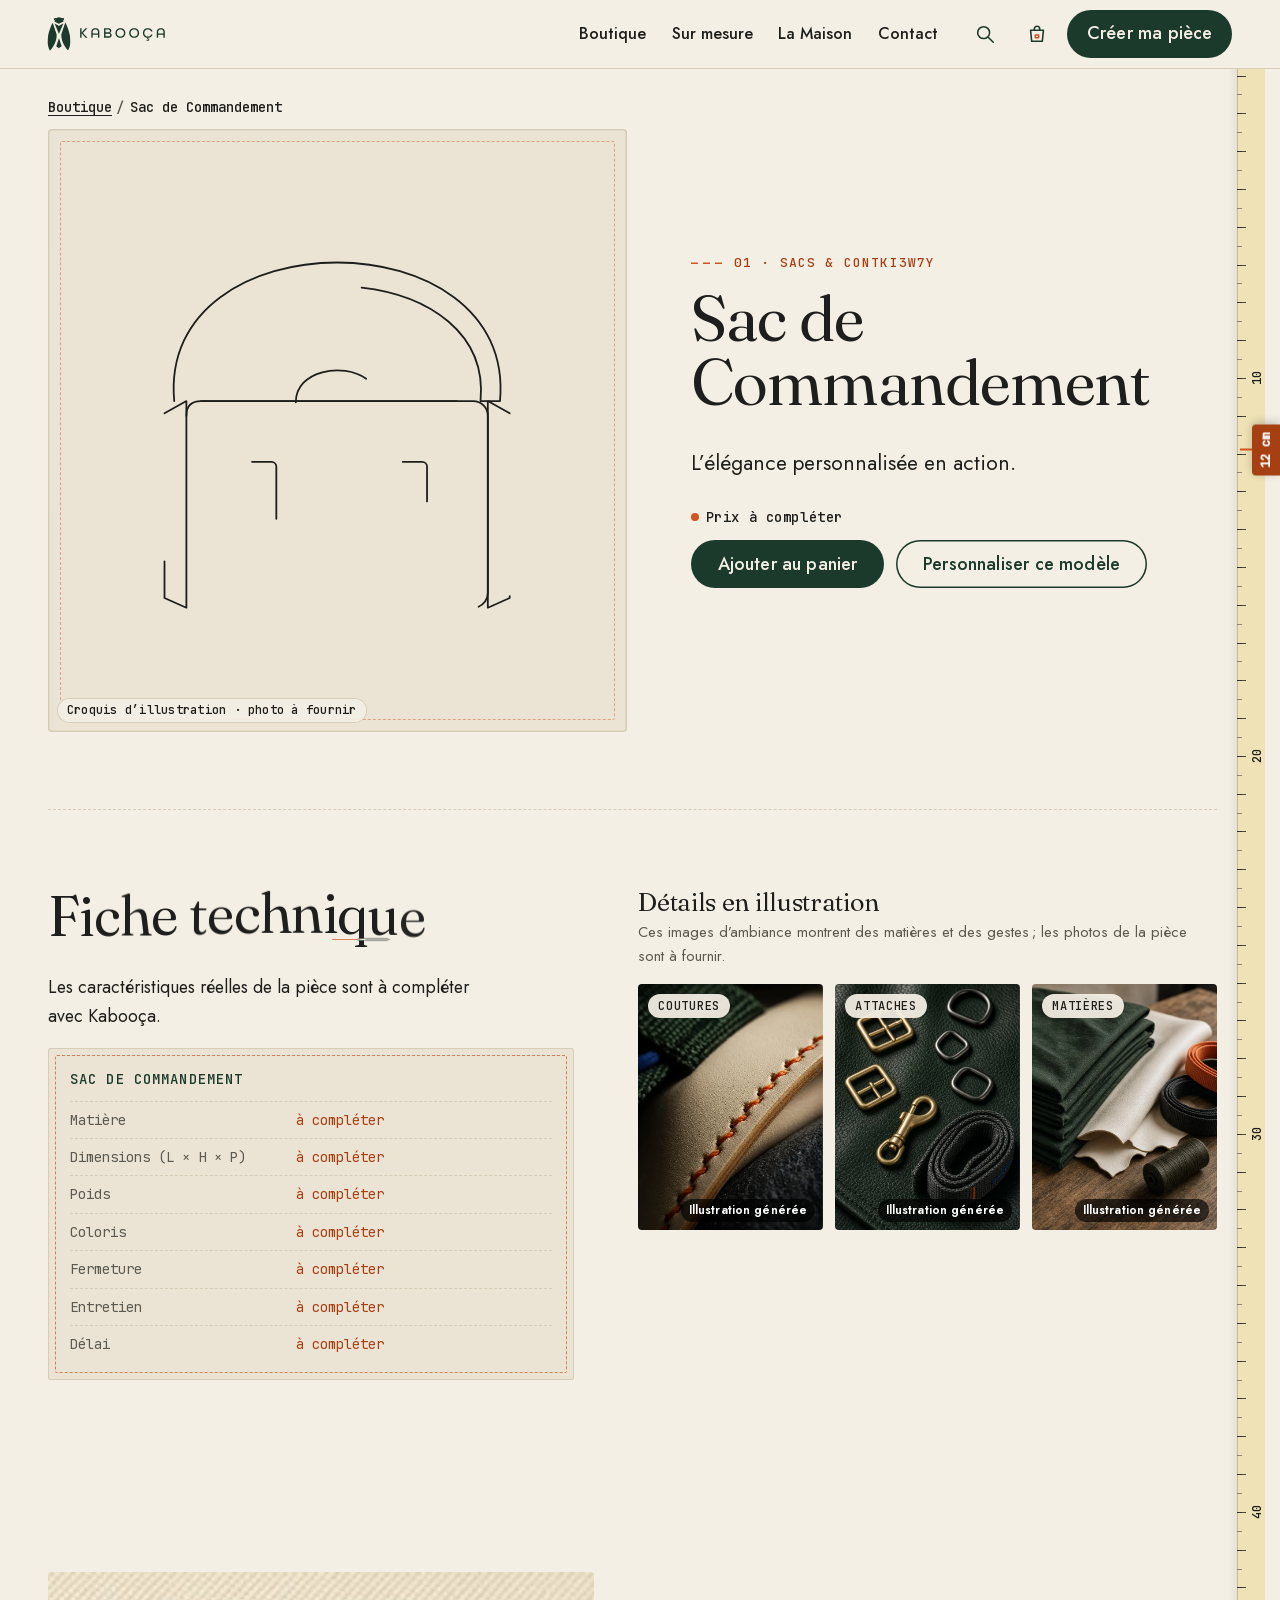
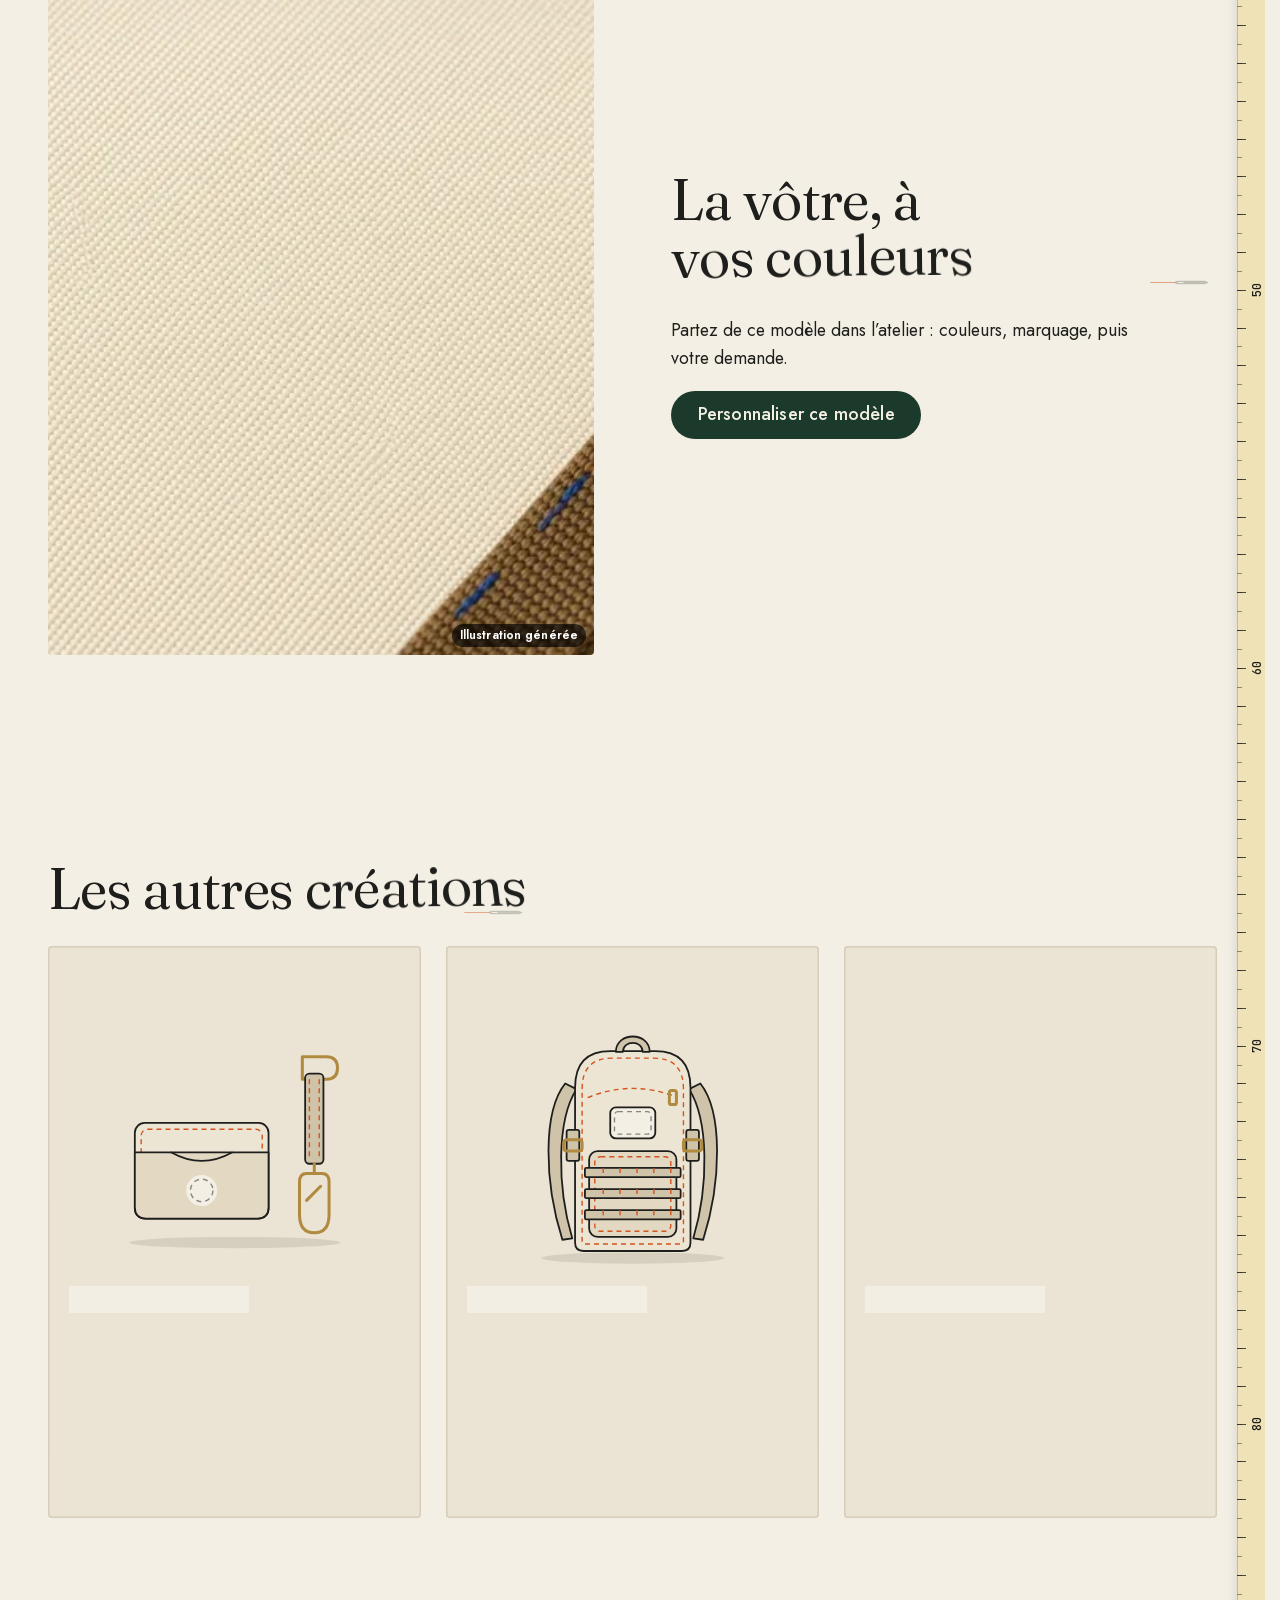
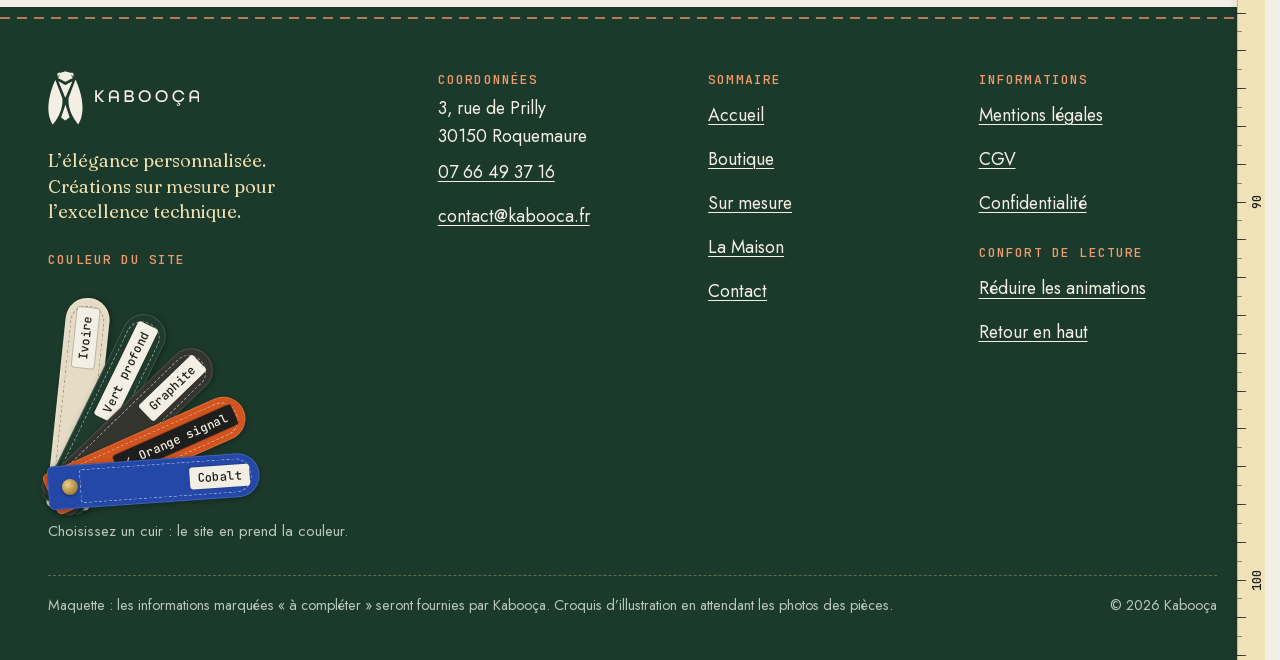
<file: boutique/sac-de-commandement.html>
<!doctype html>
<html lang="fr" data-v="4" data-page="sac-de-commandement">
<head>
<meta charset="utf-8">
<meta name="viewport" content="width=device-width, initial-scale=1, viewport-fit=cover">
<title>Sac de Commandement | Kabooça</title>
<meta name="description" content="Le Sac de Commandement de Kabooça : l’élégance personnalisée en action. Fiche à compléter : matières, dimensions et prix.">
<meta name="robots" content="noindex, nofollow">
<link rel="canonical" href="https://kabooca-maquette.vercel.app/boutique/sac-de-commandement">
<style>:root{--fond:#F4EFE4;--texte:#1E1F1C;--voile-fond:#1C3A2B;--ouverture-fond:#F4EFE4;--menu-fond:#1C3A2B}:root { --entete-h: 72px; --barres-h: 0px; } html { background: var(--fond); color: var(--texte); scrollbar-gutter: stable; } body { margin: 0; background: var(--fond); } html.js:not(.calme):not(.secours):not([data-arrivee="retour"]) [data-anime] { opacity: 0; } html.js:not(.calme):not(.secours):not([data-arrivee="retour"]) [data-anime].vu { opacity: 1; } [data-voile] { position: fixed; inset: 0; z-index: 900; background: var(--voile-fond); transform: translateY(-112%); visibility: hidden; pointer-events: none; } html[data-arrivee="voile"]:not(.voile-leve):not(.calme):not(.secours) [data-voile] { transform: none; visibility: visible; } html.calme [data-voile], html.secours [data-voile] { visibility: hidden !important; } .ouverture-panneau { position: fixed; inset: 0; z-index: 850; display: none; place-content: center; justify-items: center; background: var(--ouverture-fond, var(--voile-fond)); color: var(--fond); text-align: center; } html.js[data-arrivee="intro"]:not(.calme):not(.secours):not(.intro-finie) .ouverture-panneau { display: grid; } html.defilement-bloque, html.defilement-bloque body, html.js[data-arrivee="intro"]:not(.calme):not(.secours):not(.intro-finie), html.js[data-arrivee="intro"]:not(.calme):not(.secours):not(.intro-finie) body, html[data-arrivee="voile"]:not(.voile-leve):not(.calme):not(.secours), html[data-arrivee="voile"]:not(.voile-leve):not(.calme):not(.secours) body { overflow: hidden; } html.js[data-arrivee="intro"]:not(.calme):not(.secours):not(.intro-finie) { background-color: var(--ouverture-fond, var(--voile-fond)); } html[data-arrivee="voile"]:not(.voile-leve):not(.calme):not(.secours) { background-color: var(--voile-fond); }</style>
<script>(function () {
var d = document.documentElement, ss = null, ls = null;
try { ss = window.sessionStorage; ls = window.localStorage; } catch (e) {}
d.classList.add('js');
var calme = false;
try { calme = !!ls && ls.getItem('socle:calme') === 'oui'; } catch (e) {}
if (!calme && window.matchMedia && matchMedia('(prefers-reduced-motion: reduce)').matches) calme = true;
if (calme) d.classList.add('calme');
var nav = performance.getEntriesByType ? performance.getEntriesByType('navigation')[0] : null;
var type = nav ? nav.type : 'navigate';
var depart = null;
try { depart = JSON.parse(ss.getItem('socle:depart') || 'null'); ss.removeItem('socle:depart'); } catch (e) {}
if (depart && !(Date.now() - depart.t < 15000)) depart = null;
var retourSection = false;
try { retourSection = !!ss.getItem('socle:calme-retour'); } catch (e) {}
var mode = type === 'back_forward' || retourSection ? 'retour' : type === 'reload' ? 'intro' : depart ? 'voile' : 'intro';
d.setAttribute('data-arrivee', mode);
if (mode === 'voile' && depart.couleur) d.style.setProperty('--voile-fond', depart.couleur);
if (type === 'reload' && 'scrollRestoration' in history) {
if (!retourSection) history.scrollRestoration = 'manual';
}
try {
var choisie = ls && ls.getItem('socle:langue');
var langue = (d.lang || '').slice(0, 2);
if (choisie && choisie !== langue && type === 'navigate' && !depart) {
var alt = document.querySelector('link[rel="alternate"][hreflang="' + choisie + '"]');
if (alt) location.replace(new URL(alt.href).pathname + location.search + location.hash);
}
} catch (e) {}
try {
var accent = ls && JSON.parse(ls.getItem('kabooca:accent') || 'null');
if (accent && /^(ivoire|vert|graphite|cobalt)$/.test(accent)) d.setAttribute('data-accent', accent);
} catch (e) {}
setTimeout(function () { if (!d.classList.contains('demarre')) d.classList.add('secours'); }, 2000);
})();</script>
<link rel="preload" href="/assets/fonts/fraunces.woff2" as="font" type="font/woff2" crossorigin>
<link rel="preload" href="/assets/fonts/jost.woff2" as="font" type="font/woff2" crossorigin>
<link rel="stylesheet" href="/assets/css/socle.css?v=4">
<link rel="stylesheet" href="/assets/css/site.css?v=4">
<link rel="modulepreload" href="/assets/js/site.js?v=4">
<link rel="modulepreload" href="/assets/js/socle/index.js?v=4">
<script src="/assets/vendor/gsap.min.js" defer></script>
<script src="/assets/vendor/ScrollTrigger.min.js" defer></script>
<script src="/assets/vendor/SplitText.min.js" defer></script>
<script type="module" src="/assets/js/site.js?v=4"></script>
<meta name="theme-color" content="#F4EFE4">
<link rel="icon" href="/assets/images/favicon.svg" type="image/svg+xml">
<link rel="apple-touch-icon" href="/assets/images/apple-touch-icon.png">
<meta property="og:type" content="website">
<meta property="og:site_name" content="Kabooça">
<meta property="og:locale" content="fr_FR">
<meta property="og:title" content="Sac de Commandement | Kabooça">
<meta property="og:description" content="Le Sac de Commandement de Kabooça : l’élégance personnalisée en action. Fiche à compléter : matières, dimensions et prix.">
<meta property="og:url" content="https://kabooca-maquette.vercel.app/boutique/sac-de-commandement">
<meta property="og:image" content="https://kabooca-maquette.vercel.app/assets/partage/sac-de-commandement-fr.jpg">
<meta property="og:image:width" content="1200">
<meta property="og:image:height" content="630">
<meta property="og:image:alt" content="Croquis du Sac de Commandement de Kabooça">
<meta name="twitter:card" content="summary_large_image">
<script type="application/ld+json">{"@context":"https://schema.org","@type":"Store","name":"Kabooça","url":"https://kabooca-maquette.vercel.app/","logo":"https://kabooca-maquette.vercel.app/assets/images/apple-touch-icon.png","slogan":"L’élégance personnalisée","description":"Boutique d’accessoires de luxe spécialisée dans les sacs et articles de la Légion étrangère : sacs et accessoires personnalisés, alliant esthétique technique et design coloré.","telephone":"+33766493716","email":"contact@kabooca.fr","address":{"@type":"PostalAddress","streetAddress":"3, rue de Prilly","postalCode":"30150","addressLocality":"Roquemaure","addressCountry":"FR"}}</script>
<script type="application/json" id="textes-js">{"panier":{"titre":"Votre panier","vide":"Votre panier est vide.","voirBoutique":"Voir les créations","quantite":"Quantité","moins":"Retirer un exemplaire de {nom}","plus":"Ajouter un exemplaire de {nom}","retirer":"Retirer {nom} du panier","retirerCourt":"Retirer","total":"Total TTC","noteTotal":"Les prix TTC s’afficheront ici dès qu’ils seront fournis par Kabooça.","paiement":"Moyens de paiement : à compléter.","commander":"Commander (simulé)","commandeFaite":"Commande simulée : rien n’a été envoyé et rien n’a été payé. Votre panier a été vidé.","ajoute":"{nom} ajouté au panier.","nombre":"{n} article{s} dans le panier","fermer":"Fermer le panier"},"visionneuse":{"titre":"Détails en grand","precedent":"Image précédente","suivant":"Image suivante","fermer":"Fermer","position":"{n} sur {total}"},"catalogue":{"titre":"Le catalogue","recherche":"Rechercher une création","rechercheAide":"Nom, catégorie ou mot-clé","filtres":"Filtrer par catégorie","toutes":"Toutes","resultats":"{n} création{s}","aucun":"Aucune création ne correspond à cette recherche.","effacer":"Effacer la recherche","ajouter":"Ajouter au panier","fiche":"Voir la fiche","creer":"Créer sur mesure","note":"Croquis d’illustration en attendant les photos des pièces. Prix, matières et dimensions à compléter."},"configurateur":{"titre":"Votre création","etapes":"Étapes de la création","etape":"Étape {n} sur 4","e1":"Le modèle","e1Texte":"Choisissez la base de votre pièce.","autre":"Une autre création","autreTexte":"Une idée à vous, à décrire à l’étape 4.","e2":"Les couleurs","e2Texte":"Essayez les teintes sur le croquis.","corps":"Corps","sangle":"Sangle","fil":"Fil des coutures","e3":"Le marquage","e3Texte":"Des initiales, un nom, une date : dites-nous ce que vous imaginez.","initiales":"Initiales (facultatif)","initialesAide":"Trois lettres dans cette maquette, affichées sur la pastille du croquis ; nombre réel à confirmer.","idee":"Votre idée de marquage (facultatif)","e4":"Vos coordonnées","e4Texte":"Kabooça vous recontacte pour le devis.","prenom":"Prénom","nom":"Nom","email":"E-mail","tel":"Téléphone (facultatif)","message":"Votre projet (facultatif)","suivant":"Étape suivante","precedent":"Étape précédente","envoyer":"Envoyer ma demande","envoye":"Demande simulée : rien n’a été envoyé. Sur le site final, votre création partira vers Kabooça, qui vous recontactera pour le devis.","recap":"Récapitulatif","recapModele":"Modèle","recapCouleurs":"Couleurs","recapMarquage":"Marquage","recapAucun":"aucun","retractation":"Pièce personnalisée : pas de droit de rétractation (article L221-28, 3°, du Code de la consommation). Conditions à confirmer dans les CGV.","donnees":"Vos données servent seulement à répondre à votre demande de création. \u003ca href=\"/confidentialite\">Politique de confidentialité\u003c/a> (à compléter).","altMarquage":"Écusson de cuir vierge, tambour à broder et poinçons en laiton","altCouleurs":"Éventail d’échantillons de cuir ivoire, vert, graphite, orange et cobalt"},"eclatee":{"surtitre":"Pièce par pièce","titre":"Le design technique, dessiné à plat","texte":"Un sac, c’est une somme de pièces : sangle, rabat, corps, soufflets, languettes et boucles. C’est là que se joue l’alliance de la technique et de la couleur.","note":"Croquis d’illustration : les options réelles de personnalisation sont à confirmer avec Kabooça.","legende":"Les pièces du croquis","fin":"Une pièce, vos couleurs.","alt":"Patron de cuir ivoire, règle, alène et bobine de fil orange sur un tapis de coupe vert","assembler":"Réassembler le croquis","eclater":"Éclater le croquis","essayer":"Essayer vos couleurs"},"croquis":{"sangle":"Sangle","rabat":"Rabat","corps":"Corps","soufflet":"Soufflet","languette":"Languettes et boucles","couture":"Coutures","largeur":"Largeur","hauteur":"Hauteur","profondeur":"Profondeur"},"produits":{"sac-de-commandement":{"nom":"Sac de Commandement","croquis":"besace","categorie":"sacs","fiche":"/boutique/sac-de-commandement"},"accessoires-de-precision":{"nom":"Accessoires de Précision","croquis":"accessoires","categorie":"accessoires","fiche":"/boutique/accessoires-de-precision"},"sacs-legion-etrangere":{"nom":"Sacs de Légion Étrangère","croquis":"sac-a-dos","categorie":"sacs","fiche":"/boutique/sacs-legion-etrangere"},"creations-sur-mesure":{"nom":"Créations Sur Mesure","croquis":"patron","categorie":"personnalises","fiche":null}},"teintes":{"ivoire":{"nom":"Ivoire","hex":"#E6DCC6"},"vert":{"nom":"Vert profond","hex":"#1F3B2D"},"graphite":{"nom":"Graphite","hex":"#34352F"},"orange":{"nom":"Orange signal","hex":"#D2541E"},"cobalt":{"nom":"Cobalt","hex":"#2448A8"}}}</script>
</head>
<body id="haut">
<svg class="definitions" width="0" height="0" aria-hidden="true" focusable="false"><defs>
<symbol id="logo-embleme" viewBox="196.5 -1.2 185.5 287.0"><path fill-rule="evenodd" d="M289.5,177.8 L288.8,178.5 L287.8,182.2 L286.0,186.7 L285.8,188.0 L285.0,189.7 L284.8,191.0 L284.0,192.7 L283.8,194.0 L283.0,195.7 L282.8,197.0 L282.0,198.7 L281.8,200.0 L281.2,201.2 L280.8,202.8 L280.2,203.8 L280.0,205.2 L279.2,206.8 L279.0,208.2 L278.2,209.8 L277.8,211.7 L277.2,212.8 L276.8,214.7 L276.2,215.8 L275.8,217.3 L275.2,218.7 L274.8,220.3 L274.2,221.7 L273.8,223.3 L273.2,224.7 L272.8,226.2 L272.0,228.0 L271.8,229.2 L271.0,231.0 L270.8,232.2 L270.2,233.2 L269.8,235.0 L269.2,236.2 L268.8,237.8 L268.2,239.0 L267.8,240.7 L267.2,241.8 L266.8,243.3 L266.0,245.2 L266.3,245.8 L268.5,247.2 L271.3,249.5 L272.3,250.0 L274.5,251.8 L275.0,252.0 L288.0,261.7 L288.8,261.7 L290.2,260.8 L291.0,260.0 L294.3,257.8 L295.2,257.0 L301.3,252.8 L302.2,252.0 L308.3,247.8 L311.3,245.5 L311.3,244.8 L310.8,243.8 L310.7,242.7 L310.0,241.3 L309.7,239.7 L309.0,238.3 L308.7,236.7 L308.0,235.3 L307.7,233.7 L307.0,232.3 L306.7,230.7 L306.0,229.3 L305.7,227.7 L304.8,225.8 L304.8,225.0 L304.0,223.2 L303.8,222.0 L303.0,220.2 L302.7,218.5 L302.0,217.2 L301.8,215.7 L301.0,214.0 L300.7,212.2 L300.0,211.0 L299.7,209.0 L298.8,207.2 L298.7,205.8 L297.8,204.2 L297.7,202.7 L297.0,201.3 L296.7,199.7 L295.8,197.8 L294.8,194.0 L294.0,192.2 L293.8,190.8 L293.0,189.0 L292.8,187.7 L292.0,186.0 L291.7,184.0 L290.8,182.2 L290.7,180.8 L290.0,179.7 L289.8,178.2Z M326.2,53.8 L325.0,54.0 L324.0,54.8 L322.8,55.2 L320.5,56.7 L319.2,57.2 L318.2,58.0 L317.3,58.2 L316.5,58.8 L313.3,60.3 L311.0,61.8 L306.0,64.3 L305.5,64.8 L304.3,65.2 L303.8,65.7 L300.7,67.2 L300.2,67.7 L298.8,68.2 L298.0,68.8 L294.8,70.3 L294.3,70.8 L293.3,71.2 L292.5,71.8 L291.5,72.2 L289.0,73.7 L288.2,73.7 L286.8,73.0 L285.5,72.0 L284.8,71.8 L284.0,71.2 L281.0,69.7 L280.5,69.2 L279.5,68.8 L277.0,67.2 L274.2,65.8 L273.5,65.2 L272.7,65.0 L271.7,64.2 L270.3,63.7 L269.8,63.2 L268.8,62.8 L266.3,61.2 L265.3,60.8 L262.5,59.0 L260.0,57.8 L257.5,56.2 L254.7,54.8 L254.0,54.2 L253.0,53.8 L252.5,54.0 L252.7,55.0 L253.8,57.3 L254.0,58.3 L254.8,59.7 L255.2,61.2 L256.0,62.5 L256.2,63.5 L257.8,67.0 L258.0,68.0 L258.8,69.3 L259.2,70.8 L260.0,72.2 L260.2,73.2 L260.8,74.2 L261.2,75.5 L262.0,77.0 L262.2,78.0 L262.8,79.0 L264.2,82.8 L264.8,83.8 L265.0,84.8 L265.8,86.2 L266.2,87.7 L267.8,91.0 L268.2,92.5 L269.0,93.8 L269.2,94.8 L269.8,95.8 L270.0,96.8 L270.8,98.3 L271.0,99.3 L271.8,100.7 L272.2,102.2 L273.0,103.5 L273.0,104.0 L274.0,106.0 L274.2,107.0 L275.8,110.3 L276.2,111.8 L277.0,113.2 L277.0,113.7 L277.8,115.2 L278.2,116.7 L279.0,118.0 L279.2,119.0 L279.8,120.0 L281.2,123.8 L281.8,124.8 L282.0,125.8 L282.8,127.3 L283.2,128.7 L283.8,129.7 L284.0,130.7 L284.8,132.0 L285.2,133.5 L286.0,134.8 L286.2,135.8 L287.8,139.3 L288.0,140.5 L288.3,140.8 L289.0,140.3 L289.7,139.2 L289.8,138.2 L290.7,136.8 L292.0,133.2 L292.8,131.8 L293.0,130.8 L293.7,129.8 L293.8,129.0 L294.8,127.2 L296.0,124.0 L296.7,123.0 L296.8,122.0 L297.7,120.7 L299.0,117.0 L299.8,115.7 L300.0,114.7 L300.8,113.3 L301.0,112.3 L302.7,109.2 L302.8,108.2 L303.7,106.8 L304.0,105.5 L304.7,104.5 L304.8,103.5 L305.8,101.8 L306.0,100.8 L306.7,99.8 L308.0,96.2 L309.7,93.0 L309.8,92.0 L310.7,90.7 L311.0,89.3 L312.7,86.0 L313.0,84.7 L313.8,83.3 L314.0,82.3 L314.8,81.0 L315.0,80.0 L316.7,76.8 L317.0,75.5 L317.7,74.5 L317.8,73.5 L318.7,72.2 L318.8,71.2 L319.7,69.8 L321.0,66.2 L321.8,64.8 L322.0,63.8 L322.7,62.8 L324.0,59.2 L325.7,56.0 L326.2,54.7Z M235.8,47.2 L235.3,47.2 L235.0,47.5 L235.0,48.0 L234.2,49.3 L233.8,50.7 L231.2,56.0 L229.8,59.7 L228.2,63.0 L227.8,64.3 L227.2,65.5 L224.8,71.8 L224.2,73.0 L223.8,74.3 L223.0,76.0 L222.8,77.2 L222.2,78.2 L221.8,79.8 L221.2,80.8 L220.8,82.5 L220.2,83.7 L219.8,85.3 L219.0,87.0 L218.8,88.2 L218.2,89.5 L217.8,91.2 L217.2,92.5 L216.8,94.2 L215.2,98.5 L215.0,99.8 L214.2,101.7 L214.0,103.2 L213.2,105.0 L212.8,107.0 L212.5,107.5 L212.0,109.0 L212.0,109.8 L211.2,111.8 L210.8,114.2 L210.2,115.5 L209.8,117.8 L209.2,119.3 L209.0,120.8 L208.3,122.7 L207.7,126.2 L207.2,127.2 L207.0,129.2 L206.2,131.5 L205.8,134.3 L205.0,137.0 L204.8,139.0 L204.0,142.0 L203.8,144.3 L203.2,146.2 L203.0,148.7 L202.0,153.0 L202.0,154.8 L201.2,158.5 L200.8,163.5 L200.5,164.3 L200.5,165.5 L200.2,166.2 L199.8,172.7 L199.5,173.5 L199.5,175.7 L199.2,176.5 L198.8,189.7 L198.5,190.5 L198.5,201.7 L198.8,202.5 L199.0,212.3 L199.5,217.5 L199.8,218.3 L200.2,223.7 L200.8,226.3 L201.2,230.3 L201.8,232.5 L202.0,234.8 L202.8,237.5 L203.2,240.2 L203.8,241.7 L204.2,244.2 L204.8,245.7 L205.2,247.8 L205.8,249.2 L206.2,251.2 L206.8,252.5 L207.2,254.2 L208.0,256.0 L208.2,257.2 L208.8,258.2 L209.2,259.8 L209.8,260.8 L210.0,261.8 L210.8,263.3 L211.2,264.7 L212.0,266.0 L212.2,267.0 L212.8,267.8 L213.2,269.2 L215.3,273.5 L216.8,275.8 L218.2,278.7 L219.0,279.7 L219.2,280.3 L221.3,283.7 L223.5,281.7 L225.8,278.5 L228.5,275.5 L233.0,269.2 L233.8,268.3 L237.2,263.2 L238.7,261.3 L238.8,260.7 L240.7,258.2 L243.0,254.2 L243.7,253.5 L244.0,252.5 L244.5,252.0 L245.0,250.8 L246.7,248.3 L247.0,247.3 L248.8,244.5 L249.0,243.8 L249.7,243.0 L250.0,241.8 L251.5,239.5 L255.7,231.2 L256.0,229.8 L256.7,229.0 L257.0,227.7 L257.8,226.3 L258.0,225.5 L258.7,224.5 L259.0,223.0 L260.7,219.7 L261.0,218.2 L261.7,217.0 L262.0,215.5 L263.7,211.7 L264.0,209.8 L264.7,208.7 L265.0,206.8 L265.7,205.7 L266.0,203.7 L266.5,202.8 L266.8,200.8 L267.7,198.8 L267.8,197.2 L268.8,194.2 L268.8,193.2 L269.8,189.8 L270.0,187.8 L270.8,184.8 L270.8,183.5 L271.2,181.7 L271.5,181.0 L272.0,175.3 L272.7,172.3 L272.7,170.0 L272.8,169.8 L273.0,161.0 L273.3,159.8 L273.3,155.0 L273.0,153.8 L273.0,148.5 L272.8,148.3 L272.7,143.5 L272.0,142.3 L270.7,138.2 L270.0,137.2 L269.8,136.0 L269.0,134.3 L268.7,132.8 L268.0,131.8 L267.7,130.3 L267.0,129.2 L265.7,125.0 L263.8,120.8 L263.7,119.7 L263.0,118.7 L262.7,117.0 L262.0,116.0 L261.7,114.5 L261.0,113.3 L259.7,109.2 L259.0,108.2 L258.8,107.0 L258.0,105.3 L257.7,103.8 L257.0,102.8 L256.7,101.3 L256.0,100.2 L254.7,96.0 L252.8,91.8 L252.7,90.7 L252.0,89.7 L251.7,88.0 L251.0,87.0 L250.7,85.5 L250.0,84.3 L248.7,80.2 L248.0,79.2 L247.8,78.0 L247.0,76.3 L246.7,74.8 L246.0,73.8 L245.7,72.3 L245.0,71.2 L243.7,67.0 L241.8,62.8 L241.7,61.7 L241.0,60.7 L240.7,59.0 L240.0,58.0 L239.7,56.5 L239.0,55.3 L237.7,51.2 L237.0,50.2 L236.8,49.0Z M342.3,45.3 L341.8,47.2 L340.8,49.5 L340.8,50.0 L340.2,51.0 L339.8,52.5 L339.2,53.7 L337.8,57.8 L336.0,62.0 L335.8,63.2 L335.2,64.2 L334.8,65.8 L334.2,66.8 L333.8,68.3 L333.2,69.5 L331.8,73.7 L331.2,74.7 L331.0,75.8 L330.3,77.0 L329.8,79.0 L329.2,80.0 L328.8,81.5 L328.2,82.7 L326.8,86.8 L325.0,91.0 L324.8,92.2 L324.2,93.2 L323.8,94.8 L323.2,95.8 L322.8,97.3 L322.2,98.5 L320.8,102.7 L320.2,103.7 L320.0,104.8 L319.3,106.0 L318.8,108.0 L318.2,109.0 L317.8,110.5 L317.2,111.7 L315.8,115.8 L314.0,120.0 L313.8,121.2 L313.2,122.2 L312.8,123.8 L312.2,124.8 L311.8,126.3 L311.2,127.5 L309.8,131.7 L309.2,132.7 L309.0,133.8 L308.3,135.0 L307.8,137.0 L307.2,138.0 L306.8,139.5 L306.2,140.7 L305.8,142.0 L305.8,144.3 L305.5,145.2 L305.5,148.3 L305.2,149.2 L305.2,162.7 L305.5,163.3 L305.5,166.5 L305.8,167.3 L306.2,173.8 L306.8,176.5 L307.0,179.8 L307.7,182.2 L308.2,186.0 L309.0,188.8 L309.0,189.8 L309.8,192.3 L310.0,194.2 L310.7,195.7 L311.0,197.8 L311.8,199.8 L312.2,202.0 L313.0,203.7 L313.2,205.2 L313.8,206.5 L314.2,208.2 L314.8,209.5 L315.2,211.0 L315.8,212.2 L316.2,213.7 L316.8,214.8 L317.2,216.3 L317.8,217.5 L318.2,218.8 L318.8,219.8 L319.0,220.8 L319.8,222.3 L320.2,223.7 L321.0,225.0 L321.2,225.8 L322.8,229.0 L323.0,229.8 L327.3,238.5 L328.8,240.8 L329.2,242.0 L338.0,256.8 L343.0,264.3 L343.8,265.2 L345.2,267.3 L347.0,269.5 L349.2,272.7 L356.0,281.2 L356.8,281.7 L357.7,281.2 L360.0,277.0 L360.5,276.5 L361.2,275.0 L361.7,274.5 L361.8,273.7 L363.5,271.0 L364.8,268.3 L365.0,267.3 L365.8,266.2 L367.0,263.0 L367.7,262.0 L367.8,261.0 L368.7,259.5 L369.0,258.0 L369.7,257.0 L370.0,255.5 L370.7,254.2 L371.0,252.5 L371.7,251.2 L372.0,249.5 L372.7,248.2 L372.8,246.7 L373.8,244.0 L373.8,243.2 L374.7,240.8 L374.8,239.2 L375.8,235.8 L376.0,233.8 L376.8,230.8 L377.0,228.5 L377.7,226.3 L377.8,223.2 L378.7,218.8 L379.0,212.3 L379.3,211.5 L379.3,209.0 L379.7,208.0 L379.7,203.8 L379.8,203.7 L379.7,180.2 L379.3,179.5 L379.3,176.5 L379.0,175.7 L378.8,170.2 L378.0,164.8 L377.8,161.2 L377.0,156.8 L376.5,151.8 L376.0,150.5 L375.5,145.8 L374.8,143.7 L374.7,141.2 L374.0,139.3 L373.8,137.0 L372.8,133.7 L372.8,132.5 L372.0,129.8 L371.8,128.0 L370.8,124.8 L370.8,123.7 L370.0,121.3 L369.7,119.0 L369.0,117.5 L368.5,114.7 L367.8,113.2 L367.7,111.7 L367.0,110.2 L366.7,108.0 L365.8,106.2 L365.8,105.3 L365.0,103.2 L364.8,101.8 L364.0,100.0 L363.8,98.7 L362.8,96.2 L362.7,94.8 L361.8,93.2 L361.7,91.8 L360.8,90.2 L360.7,88.8 L359.8,87.2 L359.7,85.8 L358.0,82.0 L357.8,80.8 L357.0,79.2 L356.8,78.0 L356.0,76.3 L355.7,74.8 L355.0,73.8 L354.7,72.2 L354.0,71.2 L353.7,69.7 L353.0,68.7 L352.7,67.2 L352.0,66.2 L351.7,64.7 L351.0,63.7 L350.7,62.2 L349.8,60.8 L349.8,60.3 L349.0,58.8 L348.8,57.8 L348.0,56.5 L347.8,55.5 L346.8,53.8 L346.7,52.8 L346.0,52.0 L345.8,51.0 L344.8,49.3 L343.7,46.3 L343.0,45.5Z M330.2,10.0 L328.8,9.0 L325.3,8.2 L313.7,8.0 L311.2,7.0 L309.7,6.8 L307.8,6.0 L307.0,6.0 L305.2,5.2 L303.7,5.0 L301.8,4.2 L299.8,3.8 L298.0,3.0 L296.7,2.8 L292.0,1.2 L290.2,0.8 L287.3,0.8 L285.7,1.2 L284.3,1.8 L283.0,2.0 L281.2,2.8 L279.8,3.0 L278.0,3.8 L276.2,4.2 L274.8,4.8 L272.8,5.2 L271.7,5.8 L269.7,6.2 L268.3,6.8 L266.7,7.2 L264.5,8.0 L253.8,8.2 L252.8,8.5 L251.5,8.5 L249.7,9.3 L248.2,10.7 L247.0,13.2 L247.0,28.7 L247.2,29.0 L247.7,29.0 L249.3,27.2 L250.5,26.5 L252.2,24.7 L253.3,23.8 L259.3,18.0 L259.7,18.0 L260.0,18.5 L259.8,19.0 L257.2,23.3 L256.8,24.3 L256.3,24.8 L255.8,26.2 L255.3,26.7 L254.8,28.0 L253.0,30.8 L252.8,31.5 L252.2,32.3 L251.8,33.3 L251.3,33.8 L250.8,35.2 L250.2,35.8 L250.0,36.5 L251.3,37.5 L270.0,46.8 L271.0,47.0 L271.8,47.7 L273.0,48.0 L273.8,48.7 L275.0,49.0 L275.8,49.7 L277.0,50.0 L277.8,50.7 L279.0,51.0 L279.8,51.7 L281.0,52.0 L281.8,52.7 L283.0,53.0 L283.8,53.7 L285.0,54.0 L285.8,54.7 L287.0,55.0 L287.8,55.7 L289.0,55.8 L300.7,50.0 L302.0,49.7 L302.8,49.0 L304.0,48.7 L304.8,48.0 L306.0,47.7 L306.8,47.0 L309.8,45.8 L315.5,42.8 L318.2,41.8 L319.3,41.0 L320.2,40.8 L321.3,40.0 L322.5,39.7 L323.3,39.0 L324.7,38.7 L327.0,37.5 L328.2,36.5 L319.0,18.2 L319.5,17.7 L320.3,18.5 L321.3,19.0 L331.2,28.8 L331.8,28.8 L332.0,28.7 L332.0,13.8 L331.8,12.5Z"/></symbol>
<symbol id="logo-corps" viewBox="196.5 -1.2 185.5 287.0"><path fill-rule="evenodd" d="M289.5,177.8 L288.8,178.5 L287.8,182.2 L286.0,186.7 L285.8,188.0 L285.0,189.7 L284.8,191.0 L284.0,192.7 L283.8,194.0 L283.0,195.7 L282.8,197.0 L282.0,198.7 L281.8,200.0 L281.2,201.2 L280.8,202.8 L280.2,203.8 L280.0,205.2 L279.2,206.8 L279.0,208.2 L278.2,209.8 L277.8,211.7 L277.2,212.8 L276.8,214.7 L276.2,215.8 L275.8,217.3 L275.2,218.7 L274.8,220.3 L274.2,221.7 L273.8,223.3 L273.2,224.7 L272.8,226.2 L272.0,228.0 L271.8,229.2 L271.0,231.0 L270.8,232.2 L270.2,233.2 L269.8,235.0 L269.2,236.2 L268.8,237.8 L268.2,239.0 L267.8,240.7 L267.2,241.8 L266.8,243.3 L266.0,245.2 L266.3,245.8 L268.5,247.2 L271.3,249.5 L272.3,250.0 L274.5,251.8 L275.0,252.0 L288.0,261.7 L288.8,261.7 L290.2,260.8 L291.0,260.0 L294.3,257.8 L295.2,257.0 L301.3,252.8 L302.2,252.0 L308.3,247.8 L311.3,245.5 L311.3,244.8 L310.8,243.8 L310.7,242.7 L310.0,241.3 L309.7,239.7 L309.0,238.3 L308.7,236.7 L308.0,235.3 L307.7,233.7 L307.0,232.3 L306.7,230.7 L306.0,229.3 L305.7,227.7 L304.8,225.8 L304.8,225.0 L304.0,223.2 L303.8,222.0 L303.0,220.2 L302.7,218.5 L302.0,217.2 L301.8,215.7 L301.0,214.0 L300.7,212.2 L300.0,211.0 L299.7,209.0 L298.8,207.2 L298.7,205.8 L297.8,204.2 L297.7,202.7 L297.0,201.3 L296.7,199.7 L295.8,197.8 L294.8,194.0 L294.0,192.2 L293.8,190.8 L293.0,189.0 L292.8,187.7 L292.0,186.0 L291.7,184.0 L290.8,182.2 L290.7,180.8 L290.0,179.7 L289.8,178.2Z  M326.2,53.8 L325.0,54.0 L324.0,54.8 L322.8,55.2 L320.5,56.7 L319.2,57.2 L318.2,58.0 L317.3,58.2 L316.5,58.8 L313.3,60.3 L311.0,61.8 L306.0,64.3 L305.5,64.8 L304.3,65.2 L303.8,65.7 L300.7,67.2 L300.2,67.7 L298.8,68.2 L298.0,68.8 L294.8,70.3 L294.3,70.8 L293.3,71.2 L292.5,71.8 L291.5,72.2 L289.0,73.7 L288.2,73.7 L286.8,73.0 L285.5,72.0 L284.8,71.8 L284.0,71.2 L281.0,69.7 L280.5,69.2 L279.5,68.8 L277.0,67.2 L274.2,65.8 L273.5,65.2 L272.7,65.0 L271.7,64.2 L270.3,63.7 L269.8,63.2 L268.8,62.8 L266.3,61.2 L265.3,60.8 L262.5,59.0 L260.0,57.8 L257.5,56.2 L254.7,54.8 L254.0,54.2 L253.0,53.8 L252.5,54.0 L252.7,55.0 L253.8,57.3 L254.0,58.3 L254.8,59.7 L255.2,61.2 L256.0,62.5 L256.2,63.5 L257.8,67.0 L258.0,68.0 L258.8,69.3 L259.2,70.8 L260.0,72.2 L260.2,73.2 L260.8,74.2 L261.2,75.5 L262.0,77.0 L262.2,78.0 L262.8,79.0 L264.2,82.8 L264.8,83.8 L265.0,84.8 L265.8,86.2 L266.2,87.7 L267.8,91.0 L268.2,92.5 L269.0,93.8 L269.2,94.8 L269.8,95.8 L270.0,96.8 L270.8,98.3 L271.0,99.3 L271.8,100.7 L272.2,102.2 L273.0,103.5 L273.0,104.0 L274.0,106.0 L274.2,107.0 L275.8,110.3 L276.2,111.8 L277.0,113.2 L277.0,113.7 L277.8,115.2 L278.2,116.7 L279.0,118.0 L279.2,119.0 L279.8,120.0 L281.2,123.8 L281.8,124.8 L282.0,125.8 L282.8,127.3 L283.2,128.7 L283.8,129.7 L284.0,130.7 L284.8,132.0 L285.2,133.5 L286.0,134.8 L286.2,135.8 L287.8,139.3 L288.0,140.5 L288.3,140.8 L289.0,140.3 L289.7,139.2 L289.8,138.2 L290.7,136.8 L292.0,133.2 L292.8,131.8 L293.0,130.8 L293.7,129.8 L293.8,129.0 L294.8,127.2 L296.0,124.0 L296.7,123.0 L296.8,122.0 L297.7,120.7 L299.0,117.0 L299.8,115.7 L300.0,114.7 L300.8,113.3 L301.0,112.3 L302.7,109.2 L302.8,108.2 L303.7,106.8 L304.0,105.5 L304.7,104.5 L304.8,103.5 L305.8,101.8 L306.0,100.8 L306.7,99.8 L308.0,96.2 L309.7,93.0 L309.8,92.0 L310.7,90.7 L311.0,89.3 L312.7,86.0 L313.0,84.7 L313.8,83.3 L314.0,82.3 L314.8,81.0 L315.0,80.0 L316.7,76.8 L317.0,75.5 L317.7,74.5 L317.8,73.5 L318.7,72.2 L318.8,71.2 L319.7,69.8 L321.0,66.2 L321.8,64.8 L322.0,63.8 L322.7,62.8 L324.0,59.2 L325.7,56.0 L326.2,54.7Z  M330.2,10.0 L328.8,9.0 L325.3,8.2 L313.7,8.0 L311.2,7.0 L309.7,6.8 L307.8,6.0 L307.0,6.0 L305.2,5.2 L303.7,5.0 L301.8,4.2 L299.8,3.8 L298.0,3.0 L296.7,2.8 L292.0,1.2 L290.2,0.8 L287.3,0.8 L285.7,1.2 L284.3,1.8 L283.0,2.0 L281.2,2.8 L279.8,3.0 L278.0,3.8 L276.2,4.2 L274.8,4.8 L272.8,5.2 L271.7,5.8 L269.7,6.2 L268.3,6.8 L266.7,7.2 L264.5,8.0 L253.8,8.2 L252.8,8.5 L251.5,8.5 L249.7,9.3 L248.2,10.7 L247.0,13.2 L247.0,28.7 L247.2,29.0 L247.7,29.0 L249.3,27.2 L250.5,26.5 L252.2,24.7 L253.3,23.8 L259.3,18.0 L259.7,18.0 L260.0,18.5 L259.8,19.0 L257.2,23.3 L256.8,24.3 L256.3,24.8 L255.8,26.2 L255.3,26.7 L254.8,28.0 L253.0,30.8 L252.8,31.5 L252.2,32.3 L251.8,33.3 L251.3,33.8 L250.8,35.2 L250.2,35.8 L250.0,36.5 L251.3,37.5 L270.0,46.8 L271.0,47.0 L271.8,47.7 L273.0,48.0 L273.8,48.7 L275.0,49.0 L275.8,49.7 L277.0,50.0 L277.8,50.7 L279.0,51.0 L279.8,51.7 L281.0,52.0 L281.8,52.7 L283.0,53.0 L283.8,53.7 L285.0,54.0 L285.8,54.7 L287.0,55.0 L287.8,55.7 L289.0,55.8 L300.7,50.0 L302.0,49.7 L302.8,49.0 L304.0,48.7 L304.8,48.0 L306.0,47.7 L306.8,47.0 L309.8,45.8 L315.5,42.8 L318.2,41.8 L319.3,41.0 L320.2,40.8 L321.3,40.0 L322.5,39.7 L323.3,39.0 L324.7,38.7 L327.0,37.5 L328.2,36.5 L319.0,18.2 L319.5,17.7 L320.3,18.5 L321.3,19.0 L331.2,28.8 L331.8,28.8 L332.0,28.7 L332.0,13.8 L331.8,12.5Z"/></symbol>
<symbol id="logo-aile-g" viewBox="196.5 -1.2 185.5 287.0"><path fill-rule="evenodd" d="M235.8,47.2 L235.3,47.2 L235.0,47.5 L235.0,48.0 L234.2,49.3 L233.8,50.7 L231.2,56.0 L229.8,59.7 L228.2,63.0 L227.8,64.3 L227.2,65.5 L224.8,71.8 L224.2,73.0 L223.8,74.3 L223.0,76.0 L222.8,77.2 L222.2,78.2 L221.8,79.8 L221.2,80.8 L220.8,82.5 L220.2,83.7 L219.8,85.3 L219.0,87.0 L218.8,88.2 L218.2,89.5 L217.8,91.2 L217.2,92.5 L216.8,94.2 L215.2,98.5 L215.0,99.8 L214.2,101.7 L214.0,103.2 L213.2,105.0 L212.8,107.0 L212.5,107.5 L212.0,109.0 L212.0,109.8 L211.2,111.8 L210.8,114.2 L210.2,115.5 L209.8,117.8 L209.2,119.3 L209.0,120.8 L208.3,122.7 L207.7,126.2 L207.2,127.2 L207.0,129.2 L206.2,131.5 L205.8,134.3 L205.0,137.0 L204.8,139.0 L204.0,142.0 L203.8,144.3 L203.2,146.2 L203.0,148.7 L202.0,153.0 L202.0,154.8 L201.2,158.5 L200.8,163.5 L200.5,164.3 L200.5,165.5 L200.2,166.2 L199.8,172.7 L199.5,173.5 L199.5,175.7 L199.2,176.5 L198.8,189.7 L198.5,190.5 L198.5,201.7 L198.8,202.5 L199.0,212.3 L199.5,217.5 L199.8,218.3 L200.2,223.7 L200.8,226.3 L201.2,230.3 L201.8,232.5 L202.0,234.8 L202.8,237.5 L203.2,240.2 L203.8,241.7 L204.2,244.2 L204.8,245.7 L205.2,247.8 L205.8,249.2 L206.2,251.2 L206.8,252.5 L207.2,254.2 L208.0,256.0 L208.2,257.2 L208.8,258.2 L209.2,259.8 L209.8,260.8 L210.0,261.8 L210.8,263.3 L211.2,264.7 L212.0,266.0 L212.2,267.0 L212.8,267.8 L213.2,269.2 L215.3,273.5 L216.8,275.8 L218.2,278.7 L219.0,279.7 L219.2,280.3 L221.3,283.7 L223.5,281.7 L225.8,278.5 L228.5,275.5 L233.0,269.2 L233.8,268.3 L237.2,263.2 L238.7,261.3 L238.8,260.7 L240.7,258.2 L243.0,254.2 L243.7,253.5 L244.0,252.5 L244.5,252.0 L245.0,250.8 L246.7,248.3 L247.0,247.3 L248.8,244.5 L249.0,243.8 L249.7,243.0 L250.0,241.8 L251.5,239.5 L255.7,231.2 L256.0,229.8 L256.7,229.0 L257.0,227.7 L257.8,226.3 L258.0,225.5 L258.7,224.5 L259.0,223.0 L260.7,219.7 L261.0,218.2 L261.7,217.0 L262.0,215.5 L263.7,211.7 L264.0,209.8 L264.7,208.7 L265.0,206.8 L265.7,205.7 L266.0,203.7 L266.5,202.8 L266.8,200.8 L267.7,198.8 L267.8,197.2 L268.8,194.2 L268.8,193.2 L269.8,189.8 L270.0,187.8 L270.8,184.8 L270.8,183.5 L271.2,181.7 L271.5,181.0 L272.0,175.3 L272.7,172.3 L272.7,170.0 L272.8,169.8 L273.0,161.0 L273.3,159.8 L273.3,155.0 L273.0,153.8 L273.0,148.5 L272.8,148.3 L272.7,143.5 L272.0,142.3 L270.7,138.2 L270.0,137.2 L269.8,136.0 L269.0,134.3 L268.7,132.8 L268.0,131.8 L267.7,130.3 L267.0,129.2 L265.7,125.0 L263.8,120.8 L263.7,119.7 L263.0,118.7 L262.7,117.0 L262.0,116.0 L261.7,114.5 L261.0,113.3 L259.7,109.2 L259.0,108.2 L258.8,107.0 L258.0,105.3 L257.7,103.8 L257.0,102.8 L256.7,101.3 L256.0,100.2 L254.7,96.0 L252.8,91.8 L252.7,90.7 L252.0,89.7 L251.7,88.0 L251.0,87.0 L250.7,85.5 L250.0,84.3 L248.7,80.2 L248.0,79.2 L247.8,78.0 L247.0,76.3 L246.7,74.8 L246.0,73.8 L245.7,72.3 L245.0,71.2 L243.7,67.0 L241.8,62.8 L241.7,61.7 L241.0,60.7 L240.7,59.0 L240.0,58.0 L239.7,56.5 L239.0,55.3 L237.7,51.2 L237.0,50.2 L236.8,49.0Z "/></symbol>
<symbol id="logo-aile-d" viewBox="196.5 -1.2 185.5 287.0"><path fill-rule="evenodd" d="M342.3,45.3 L341.8,47.2 L340.8,49.5 L340.8,50.0 L340.2,51.0 L339.8,52.5 L339.2,53.7 L337.8,57.8 L336.0,62.0 L335.8,63.2 L335.2,64.2 L334.8,65.8 L334.2,66.8 L333.8,68.3 L333.2,69.5 L331.8,73.7 L331.2,74.7 L331.0,75.8 L330.3,77.0 L329.8,79.0 L329.2,80.0 L328.8,81.5 L328.2,82.7 L326.8,86.8 L325.0,91.0 L324.8,92.2 L324.2,93.2 L323.8,94.8 L323.2,95.8 L322.8,97.3 L322.2,98.5 L320.8,102.7 L320.2,103.7 L320.0,104.8 L319.3,106.0 L318.8,108.0 L318.2,109.0 L317.8,110.5 L317.2,111.7 L315.8,115.8 L314.0,120.0 L313.8,121.2 L313.2,122.2 L312.8,123.8 L312.2,124.8 L311.8,126.3 L311.2,127.5 L309.8,131.7 L309.2,132.7 L309.0,133.8 L308.3,135.0 L307.8,137.0 L307.2,138.0 L306.8,139.5 L306.2,140.7 L305.8,142.0 L305.8,144.3 L305.5,145.2 L305.5,148.3 L305.2,149.2 L305.2,162.7 L305.5,163.3 L305.5,166.5 L305.8,167.3 L306.2,173.8 L306.8,176.5 L307.0,179.8 L307.7,182.2 L308.2,186.0 L309.0,188.8 L309.0,189.8 L309.8,192.3 L310.0,194.2 L310.7,195.7 L311.0,197.8 L311.8,199.8 L312.2,202.0 L313.0,203.7 L313.2,205.2 L313.8,206.5 L314.2,208.2 L314.8,209.5 L315.2,211.0 L315.8,212.2 L316.2,213.7 L316.8,214.8 L317.2,216.3 L317.8,217.5 L318.2,218.8 L318.8,219.8 L319.0,220.8 L319.8,222.3 L320.2,223.7 L321.0,225.0 L321.2,225.8 L322.8,229.0 L323.0,229.8 L327.3,238.5 L328.8,240.8 L329.2,242.0 L338.0,256.8 L343.0,264.3 L343.8,265.2 L345.2,267.3 L347.0,269.5 L349.2,272.7 L356.0,281.2 L356.8,281.7 L357.7,281.2 L360.0,277.0 L360.5,276.5 L361.2,275.0 L361.7,274.5 L361.8,273.7 L363.5,271.0 L364.8,268.3 L365.0,267.3 L365.8,266.2 L367.0,263.0 L367.7,262.0 L367.8,261.0 L368.7,259.5 L369.0,258.0 L369.7,257.0 L370.0,255.5 L370.7,254.2 L371.0,252.5 L371.7,251.2 L372.0,249.5 L372.7,248.2 L372.8,246.7 L373.8,244.0 L373.8,243.2 L374.7,240.8 L374.8,239.2 L375.8,235.8 L376.0,233.8 L376.8,230.8 L377.0,228.5 L377.7,226.3 L377.8,223.2 L378.7,218.8 L379.0,212.3 L379.3,211.5 L379.3,209.0 L379.7,208.0 L379.7,203.8 L379.8,203.7 L379.7,180.2 L379.3,179.5 L379.3,176.5 L379.0,175.7 L378.8,170.2 L378.0,164.8 L377.8,161.2 L377.0,156.8 L376.5,151.8 L376.0,150.5 L375.5,145.8 L374.8,143.7 L374.7,141.2 L374.0,139.3 L373.8,137.0 L372.8,133.7 L372.8,132.5 L372.0,129.8 L371.8,128.0 L370.8,124.8 L370.8,123.7 L370.0,121.3 L369.7,119.0 L369.0,117.5 L368.5,114.7 L367.8,113.2 L367.7,111.7 L367.0,110.2 L366.7,108.0 L365.8,106.2 L365.8,105.3 L365.0,103.2 L364.8,101.8 L364.0,100.0 L363.8,98.7 L362.8,96.2 L362.7,94.8 L361.8,93.2 L361.7,91.8 L360.8,90.2 L360.7,88.8 L359.8,87.2 L359.7,85.8 L358.0,82.0 L357.8,80.8 L357.0,79.2 L356.8,78.0 L356.0,76.3 L355.7,74.8 L355.0,73.8 L354.7,72.2 L354.0,71.2 L353.7,69.7 L353.0,68.7 L352.7,67.2 L352.0,66.2 L351.7,64.7 L351.0,63.7 L350.7,62.2 L349.8,60.8 L349.8,60.3 L349.0,58.8 L348.8,57.8 L348.0,56.5 L347.8,55.5 L346.8,53.8 L346.7,52.8 L346.0,52.0 L345.8,51.0 L344.8,49.3 L343.7,46.3 L343.0,45.5Z "/></symbol>
<symbol id="logo-mot" viewBox="5.2 333.0 568.8 87.0"><path fill-rule="evenodd" d="M166.3,335.2 L166.2,335.5 L166.2,397.3 L166.3,397.7 L166.8,397.8 L201.0,397.8 L206.7,396.7 L207.7,396.0 L208.8,395.7 L211.3,394.0 L213.8,391.3 L215.7,388.2 L216.8,383.3 L216.7,378.3 L215.7,374.7 L214.7,372.8 L214.0,372.2 L213.7,371.3 L211.3,369.0 L208.7,367.2 L207.0,366.7 L206.2,365.8 L206.2,365.3 L206.5,365.0 L207.8,364.5 L211.0,361.8 L212.8,359.2 L213.0,358.3 L213.8,356.8 L214.0,355.3 L214.3,354.5 L214.3,353.3 L214.7,352.5 L214.7,350.2 L213.5,344.7 L213.0,344.0 L212.7,342.8 L211.7,341.3 L209.7,339.2 L206.8,337.2 L205.7,336.8 L204.2,336.0 L200.5,335.2 L199.0,335.0 L166.8,335.0Z M175.8,371.3 L176.3,370.8 L199.3,370.8 L200.3,371.0 L203.0,372.2 L204.8,373.8 L205.8,375.2 L206.8,377.5 L207.0,381.8 L206.0,384.8 L203.0,387.8 L201.7,388.2 L200.8,388.7 L199.0,389.0 L176.3,389.0 L175.8,388.5Z M175.8,344.3 L176.3,343.8 L197.3,343.8 L198.5,344.0 L200.7,344.8 L203.0,346.7 L204.0,348.0 L204.2,348.8 L204.7,349.7 L205.0,351.0 L205.0,354.8 L204.7,356.0 L203.8,357.8 L202.2,359.8 L201.0,360.7 L198.3,361.8 L197.3,362.0 L176.3,362.0 L175.8,361.5Z M6.3,335.2 L6.2,335.5 L6.2,397.3 L6.3,397.7 L6.8,397.8 L15.5,397.8 L15.8,397.5 L15.8,369.5 L16.2,369.0 L16.5,369.0 L17.2,369.7 L17.5,370.3 L21.5,374.5 L22.0,375.3 L26.0,379.5 L26.5,380.3 L30.7,384.7 L31.2,385.5 L42.3,397.7 L42.7,397.8 L54.0,397.8 L54.3,397.7 L54.3,397.2 L53.3,396.3 L52.8,395.5 L45.8,388.3 L45.3,387.5 L31.0,372.5 L30.5,371.7 L27.0,368.2 L25.3,366.2 L25.5,365.3 L45.3,344.3 L45.8,343.5 L53.3,335.7 L53.3,335.2 L53.0,335.0 L42.0,335.0 L41.7,335.2 L20.3,358.7 L19.8,359.5 L16.7,363.0 L16.2,363.0 L15.8,362.7 L15.8,335.3 L15.5,335.0 L6.8,335.0Z M528.2,339.2 L524.2,343.2 L523.8,344.0 L522.7,345.5 L521.2,348.5 L520.2,351.5 L519.5,354.3 L519.5,355.5 L519.2,356.3 L519.0,358.0 L519.0,397.5 L519.3,397.8 L527.7,397.8 L528.3,397.3 L528.3,379.2 L528.2,378.7 L528.7,378.0 L529.2,377.8 L562.5,377.8 L563.2,378.3 L563.3,378.8 L563.2,379.0 L563.2,397.3 L563.3,397.7 L563.8,397.8 L572.5,397.8 L572.8,397.5 L572.8,358.0 L572.7,356.3 L572.3,355.5 L572.3,354.3 L570.7,348.5 L569.2,345.5 L567.3,342.8 L564.0,339.5 L560.2,337.0 L555.3,335.2 L552.5,334.5 L551.2,334.5 L550.5,334.2 L543.0,334.0 L541.3,334.2 L540.5,334.5 L539.3,334.5 L537.8,335.0 L536.8,335.0 L535.7,335.3 L535.3,335.7 L533.3,336.2Z M530.8,350.0 L532.0,348.3 L533.7,346.7 L535.8,345.0 L537.0,344.7 L538.0,344.0 L539.2,343.8 L540.3,343.3 L543.2,342.8 L548.3,342.8 L553.0,343.8 L555.7,345.0 L557.2,346.0 L559.8,348.7 L560.8,350.2 L562.0,352.7 L562.3,354.3 L562.8,355.3 L563.2,358.2 L563.2,367.8 L563.3,368.0 L563.2,368.5 L562.5,369.0 L529.2,369.0 L528.7,368.8 L528.2,368.2 L528.3,367.7 L528.3,358.3 L528.7,357.5 L528.7,356.2 L529.2,353.8Z M456.5,334.0 L456.3,334.2 L454.3,334.2 L453.2,334.7 L452.0,334.7 L449.5,335.2 L448.2,335.8 L447.0,336.0 L445.3,336.8 L444.5,337.0 L442.2,338.2 L441.7,338.7 L440.7,339.0 L439.5,340.0 L439.0,340.2 L433.8,345.0 L430.2,350.2 L428.2,354.7 L428.0,355.8 L427.2,357.8 L427.0,359.7 L426.5,361.3 L426.5,363.5 L426.2,364.3 L426.2,368.5 L426.5,369.2 L426.5,370.8 L427.0,374.2 L428.0,377.0 L428.2,378.2 L430.2,382.7 L431.0,383.7 L431.2,384.3 L431.8,385.0 L432.2,385.8 L433.8,387.8 L439.0,392.7 L439.8,393.0 L440.5,393.7 L441.2,393.8 L442.2,394.7 L444.5,395.8 L445.5,396.0 L446.5,396.7 L450.5,397.8 L454.2,398.3 L455.0,398.7 L455.5,399.2 L455.5,399.7 L455.0,400.5 L455.0,401.0 L454.2,402.7 L453.8,404.0 L453.2,404.8 L453.2,406.0 L453.8,406.7 L454.7,407.0 L456.5,408.3 L457.2,408.3 L458.3,407.8 L460.3,407.8 L461.3,408.3 L462.0,409.0 L462.7,410.7 L462.5,411.8 L462.2,412.5 L461.2,413.5 L460.2,414.0 L456.8,413.8 L454.3,411.5 L449.5,411.5 L449.0,412.0 L449.0,413.0 L450.2,415.3 L450.8,416.2 L452.7,417.5 L454.7,418.3 L456.8,418.8 L460.7,418.8 L464.3,417.8 L466.0,416.8 L467.7,415.2 L468.8,412.3 L468.8,409.0 L467.7,406.3 L466.8,405.3 L464.8,404.0 L462.7,403.3 L459.8,403.2 L459.5,402.8 L460.0,400.7 L460.7,399.5 L461.3,398.8 L464.2,398.7 L465.7,398.2 L468.3,397.8 L471.0,396.8 L472.2,396.7 L478.2,393.7 L480.7,391.8 L484.7,388.0 L487.7,384.0 L488.0,383.0 L488.7,382.2 L489.8,379.8 L490.0,378.8 L490.8,377.2 L490.8,376.2 L490.5,375.8 L481.3,375.8 L480.7,376.5 L478.8,380.2 L475.3,384.2 L473.0,386.0 L470.8,387.2 L470.3,387.7 L466.8,389.0 L465.5,389.2 L463.7,389.8 L456.8,390.0 L455.3,389.8 L453.3,389.2 L450.7,388.7 L450.0,388.2 L448.7,387.8 L446.5,386.7 L442.3,383.3 L439.2,379.3 L437.8,376.7 L437.7,375.7 L437.0,374.7 L435.8,369.0 L435.8,363.8 L436.0,362.3 L436.8,359.5 L436.8,358.7 L437.7,357.2 L437.8,356.2 L439.0,353.8 L442.3,349.5 L446.5,346.2 L451.7,343.8 L452.5,343.8 L455.3,343.0 L456.8,342.8 L463.7,343.0 L465.5,343.7 L466.8,343.8 L470.3,345.2 L474.3,347.8 L476.8,350.2 L478.8,352.7 L480.7,356.3 L481.3,357.0 L490.5,357.0 L490.8,356.7 L490.8,355.7 L488.7,350.7 L488.0,349.8 L487.7,348.8 L485.7,346.0 L481.8,342.0 L477.5,338.8 L472.2,336.2 L471.0,336.0 L468.3,335.0 L462.0,334.0Z M362.3,334.2 L361.2,334.7 L360.0,334.7 L357.5,335.2 L356.2,335.8 L354.5,336.2 L350.2,338.2 L345.7,341.2 L341.2,345.7 L339.8,347.8 L339.2,348.5 L339.0,349.2 L338.2,350.2 L337.0,352.5 L336.8,353.5 L336.2,354.7 L336.0,355.8 L335.2,357.8 L335.0,359.7 L334.5,361.3 L334.5,363.5 L334.2,364.3 L334.2,368.5 L334.5,369.3 L334.5,371.5 L335.0,373.2 L335.0,374.3 L336.0,377.0 L336.2,378.2 L338.2,382.7 L341.2,387.2 L345.7,391.7 L347.0,392.7 L347.5,392.8 L348.7,393.8 L349.7,394.2 L350.2,394.7 L352.5,395.8 L353.3,396.0 L355.0,396.8 L356.2,397.0 L357.5,397.7 L361.0,398.2 L362.3,398.7 L364.3,398.7 L364.5,398.8 L372.5,398.7 L373.8,398.2 L377.3,397.7 L378.7,397.0 L380.3,396.7 L384.7,394.7 L385.2,394.2 L386.2,393.8 L387.3,392.8 L387.8,392.7 L389.8,391.0 L393.7,387.2 L395.0,385.0 L395.7,384.3 L395.8,383.7 L396.7,382.7 L397.8,380.3 L397.8,379.8 L398.7,378.2 L398.8,377.0 L399.8,374.2 L399.8,373.2 L400.3,371.5 L400.3,369.3 L400.7,368.5 L400.7,364.3 L400.3,363.5 L400.3,361.3 L399.8,359.7 L399.8,358.7 L398.8,355.8 L398.7,354.7 L396.7,350.2 L393.7,345.7 L389.8,341.8 L387.8,340.2 L387.3,340.0 L386.2,339.0 L385.2,338.7 L384.7,338.2 L382.3,337.0 L381.5,336.8 L379.8,336.0 L378.7,335.8 L377.3,335.2 L374.8,334.7 L373.7,334.7 L372.5,334.2 L370.5,334.2 L370.3,334.0Z M363.3,343.0 L364.8,342.8 L371.5,343.0 L373.5,343.7 L376.2,344.2 L376.8,344.7 L378.2,345.0 L380.3,346.2 L384.2,349.2 L387.7,353.5 L388.8,355.7 L389.2,357.0 L389.7,357.7 L390.2,360.3 L390.8,362.3 L391.0,363.8 L390.8,370.5 L390.2,372.5 L389.7,375.2 L389.2,375.8 L388.8,377.2 L387.7,379.3 L384.7,383.2 L380.3,386.7 L378.2,387.8 L376.8,388.2 L376.2,388.7 L373.5,389.2 L371.5,389.8 L370.0,390.0 L363.3,389.8 L361.3,389.2 L358.7,388.7 L358.0,388.2 L356.7,387.8 L354.5,386.7 L350.8,383.8 L347.2,379.3 L346.0,377.2 L345.7,375.8 L345.2,375.2 L344.7,372.5 L344.0,370.5 L343.8,369.0 L344.0,362.3 L344.7,360.3 L345.2,357.7 L345.7,357.0 L346.0,355.7 L347.2,353.5 L350.2,349.7 L354.5,346.2 L356.7,345.0 L358.0,344.7 L358.7,344.2 L361.3,343.7Z M270.3,334.2 L269.2,334.7 L268.0,334.7 L265.5,335.2 L264.2,335.8 L262.5,336.2 L258.2,338.2 L253.7,341.2 L249.2,345.7 L247.8,347.8 L247.2,348.5 L247.0,349.2 L246.2,350.2 L245.0,352.5 L244.8,353.5 L244.2,354.7 L244.0,355.8 L243.2,357.8 L243.0,359.7 L242.5,361.3 L242.5,363.5 L242.2,364.3 L242.2,368.5 L242.5,369.3 L242.5,371.5 L243.0,373.2 L243.0,374.3 L244.0,377.0 L244.2,378.2 L246.2,382.7 L249.2,387.2 L253.7,391.7 L255.0,392.7 L255.5,392.8 L256.7,393.8 L257.7,394.2 L258.2,394.7 L260.5,395.8 L261.3,396.0 L263.0,396.8 L264.2,397.0 L265.5,397.7 L269.0,398.2 L270.3,398.7 L272.3,398.7 L272.5,398.8 L280.5,398.7 L281.8,398.2 L285.3,397.7 L286.7,397.0 L288.3,396.7 L292.7,394.7 L293.2,394.2 L294.2,393.8 L295.3,392.8 L295.8,392.7 L297.8,391.0 L301.7,387.2 L303.0,385.0 L303.7,384.3 L303.8,383.7 L304.7,382.7 L305.8,380.3 L305.8,379.8 L306.7,378.2 L306.8,377.0 L307.8,374.2 L307.8,373.2 L308.3,371.5 L308.3,369.3 L308.7,368.5 L308.7,364.3 L308.3,363.5 L308.3,361.3 L307.8,359.7 L307.8,358.7 L306.8,355.8 L306.7,354.7 L304.7,350.2 L301.7,345.7 L297.8,341.8 L295.8,340.2 L295.3,340.0 L294.2,339.0 L293.2,338.7 L292.7,338.2 L290.3,337.0 L289.5,336.8 L287.8,336.0 L286.7,335.8 L285.3,335.2 L282.8,334.7 L281.7,334.7 L280.5,334.2 L278.5,334.2 L278.3,334.0Z M271.3,343.0 L272.8,342.8 L279.5,343.0 L281.5,343.7 L284.2,344.2 L284.8,344.7 L286.2,345.0 L288.3,346.2 L292.2,349.2 L295.7,353.5 L296.8,355.7 L297.2,357.0 L297.7,357.7 L298.2,360.3 L298.8,362.3 L299.0,363.8 L298.8,370.5 L298.2,372.5 L297.7,375.2 L297.2,375.8 L296.8,377.2 L295.7,379.3 L292.7,383.2 L288.3,386.7 L286.2,387.8 L284.8,388.2 L284.2,388.7 L281.5,389.2 L279.5,389.8 L278.0,390.0 L271.3,389.8 L269.3,389.2 L266.7,388.7 L266.0,388.2 L264.7,387.8 L262.5,386.7 L258.8,383.8 L255.2,379.3 L254.0,377.2 L253.7,375.8 L253.2,375.2 L252.7,372.5 L252.0,370.5 L251.8,369.0 L252.0,362.3 L252.7,360.3 L253.2,357.7 L253.7,357.0 L254.0,355.7 L255.2,353.5 L258.2,349.7 L262.5,346.2 L264.7,345.0 L266.0,344.7 L266.7,344.2 L269.3,343.7Z M90.2,339.2 L86.2,343.2 L85.8,344.0 L84.7,345.5 L83.2,348.5 L82.2,351.5 L81.5,354.3 L81.5,355.5 L81.2,356.3 L81.0,358.0 L81.0,397.5 L81.3,397.8 L89.7,397.8 L90.3,397.3 L90.3,379.2 L90.2,378.7 L90.7,378.0 L91.2,377.8 L124.5,377.8 L125.2,378.3 L125.3,378.8 L125.2,379.0 L125.2,397.3 L125.3,397.7 L125.8,397.8 L134.5,397.8 L134.8,397.5 L134.8,358.0 L134.7,356.3 L134.3,355.5 L134.3,354.3 L132.7,348.5 L131.2,345.5 L129.3,342.8 L126.0,339.5 L122.2,337.0 L117.3,335.2 L114.5,334.5 L113.2,334.5 L112.5,334.2 L105.0,334.0 L103.3,334.2 L102.5,334.5 L101.3,334.5 L99.8,335.0 L98.8,335.0 L97.7,335.3 L97.3,335.7 L95.3,336.2Z M92.8,350.0 L94.0,348.3 L95.7,346.7 L97.8,345.0 L99.0,344.7 L100.0,344.0 L101.2,343.8 L102.3,343.3 L105.2,342.8 L110.3,342.8 L115.0,343.8 L117.7,345.0 L119.2,346.0 L121.8,348.7 L122.8,350.2 L124.0,352.7 L124.3,354.3 L124.8,355.3 L125.2,358.2 L125.2,367.8 L125.3,368.0 L125.2,368.5 L124.5,369.0 L91.2,369.0 L90.7,368.8 L90.2,368.2 L90.3,367.7 L90.3,358.3 L90.7,357.5 L90.7,356.2 L91.2,353.8Z"/></symbol>
<path id="logo-traces" fill-rule="evenodd" d="M289.5,177.8 L288.8,178.5 L287.8,182.2 L286.0,186.7 L285.8,188.0 L285.0,189.7 L284.8,191.0 L284.0,192.7 L283.8,194.0 L283.0,195.7 L282.8,197.0 L282.0,198.7 L281.8,200.0 L281.2,201.2 L280.8,202.8 L280.2,203.8 L280.0,205.2 L279.2,206.8 L279.0,208.2 L278.2,209.8 L277.8,211.7 L277.2,212.8 L276.8,214.7 L276.2,215.8 L275.8,217.3 L275.2,218.7 L274.8,220.3 L274.2,221.7 L273.8,223.3 L273.2,224.7 L272.8,226.2 L272.0,228.0 L271.8,229.2 L271.0,231.0 L270.8,232.2 L270.2,233.2 L269.8,235.0 L269.2,236.2 L268.8,237.8 L268.2,239.0 L267.8,240.7 L267.2,241.8 L266.8,243.3 L266.0,245.2 L266.3,245.8 L268.5,247.2 L271.3,249.5 L272.3,250.0 L274.5,251.8 L275.0,252.0 L288.0,261.7 L288.8,261.7 L290.2,260.8 L291.0,260.0 L294.3,257.8 L295.2,257.0 L301.3,252.8 L302.2,252.0 L308.3,247.8 L311.3,245.5 L311.3,244.8 L310.8,243.8 L310.7,242.7 L310.0,241.3 L309.7,239.7 L309.0,238.3 L308.7,236.7 L308.0,235.3 L307.7,233.7 L307.0,232.3 L306.7,230.7 L306.0,229.3 L305.7,227.7 L304.8,225.8 L304.8,225.0 L304.0,223.2 L303.8,222.0 L303.0,220.2 L302.7,218.5 L302.0,217.2 L301.8,215.7 L301.0,214.0 L300.7,212.2 L300.0,211.0 L299.7,209.0 L298.8,207.2 L298.7,205.8 L297.8,204.2 L297.7,202.7 L297.0,201.3 L296.7,199.7 L295.8,197.8 L294.8,194.0 L294.0,192.2 L293.8,190.8 L293.0,189.0 L292.8,187.7 L292.0,186.0 L291.7,184.0 L290.8,182.2 L290.7,180.8 L290.0,179.7 L289.8,178.2Z M326.2,53.8 L325.0,54.0 L324.0,54.8 L322.8,55.2 L320.5,56.7 L319.2,57.2 L318.2,58.0 L317.3,58.2 L316.5,58.8 L313.3,60.3 L311.0,61.8 L306.0,64.3 L305.5,64.8 L304.3,65.2 L303.8,65.7 L300.7,67.2 L300.2,67.7 L298.8,68.2 L298.0,68.8 L294.8,70.3 L294.3,70.8 L293.3,71.2 L292.5,71.8 L291.5,72.2 L289.0,73.7 L288.2,73.7 L286.8,73.0 L285.5,72.0 L284.8,71.8 L284.0,71.2 L281.0,69.7 L280.5,69.2 L279.5,68.8 L277.0,67.2 L274.2,65.8 L273.5,65.2 L272.7,65.0 L271.7,64.2 L270.3,63.7 L269.8,63.2 L268.8,62.8 L266.3,61.2 L265.3,60.8 L262.5,59.0 L260.0,57.8 L257.5,56.2 L254.7,54.8 L254.0,54.2 L253.0,53.8 L252.5,54.0 L252.7,55.0 L253.8,57.3 L254.0,58.3 L254.8,59.7 L255.2,61.2 L256.0,62.5 L256.2,63.5 L257.8,67.0 L258.0,68.0 L258.8,69.3 L259.2,70.8 L260.0,72.2 L260.2,73.2 L260.8,74.2 L261.2,75.5 L262.0,77.0 L262.2,78.0 L262.8,79.0 L264.2,82.8 L264.8,83.8 L265.0,84.8 L265.8,86.2 L266.2,87.7 L267.8,91.0 L268.2,92.5 L269.0,93.8 L269.2,94.8 L269.8,95.8 L270.0,96.8 L270.8,98.3 L271.0,99.3 L271.8,100.7 L272.2,102.2 L273.0,103.5 L273.0,104.0 L274.0,106.0 L274.2,107.0 L275.8,110.3 L276.2,111.8 L277.0,113.2 L277.0,113.7 L277.8,115.2 L278.2,116.7 L279.0,118.0 L279.2,119.0 L279.8,120.0 L281.2,123.8 L281.8,124.8 L282.0,125.8 L282.8,127.3 L283.2,128.7 L283.8,129.7 L284.0,130.7 L284.8,132.0 L285.2,133.5 L286.0,134.8 L286.2,135.8 L287.8,139.3 L288.0,140.5 L288.3,140.8 L289.0,140.3 L289.7,139.2 L289.8,138.2 L290.7,136.8 L292.0,133.2 L292.8,131.8 L293.0,130.8 L293.7,129.8 L293.8,129.0 L294.8,127.2 L296.0,124.0 L296.7,123.0 L296.8,122.0 L297.7,120.7 L299.0,117.0 L299.8,115.7 L300.0,114.7 L300.8,113.3 L301.0,112.3 L302.7,109.2 L302.8,108.2 L303.7,106.8 L304.0,105.5 L304.7,104.5 L304.8,103.5 L305.8,101.8 L306.0,100.8 L306.7,99.8 L308.0,96.2 L309.7,93.0 L309.8,92.0 L310.7,90.7 L311.0,89.3 L312.7,86.0 L313.0,84.7 L313.8,83.3 L314.0,82.3 L314.8,81.0 L315.0,80.0 L316.7,76.8 L317.0,75.5 L317.7,74.5 L317.8,73.5 L318.7,72.2 L318.8,71.2 L319.7,69.8 L321.0,66.2 L321.8,64.8 L322.0,63.8 L322.7,62.8 L324.0,59.2 L325.7,56.0 L326.2,54.7Z M235.8,47.2 L235.3,47.2 L235.0,47.5 L235.0,48.0 L234.2,49.3 L233.8,50.7 L231.2,56.0 L229.8,59.7 L228.2,63.0 L227.8,64.3 L227.2,65.5 L224.8,71.8 L224.2,73.0 L223.8,74.3 L223.0,76.0 L222.8,77.2 L222.2,78.2 L221.8,79.8 L221.2,80.8 L220.8,82.5 L220.2,83.7 L219.8,85.3 L219.0,87.0 L218.8,88.2 L218.2,89.5 L217.8,91.2 L217.2,92.5 L216.8,94.2 L215.2,98.5 L215.0,99.8 L214.2,101.7 L214.0,103.2 L213.2,105.0 L212.8,107.0 L212.5,107.5 L212.0,109.0 L212.0,109.8 L211.2,111.8 L210.8,114.2 L210.2,115.5 L209.8,117.8 L209.2,119.3 L209.0,120.8 L208.3,122.7 L207.7,126.2 L207.2,127.2 L207.0,129.2 L206.2,131.5 L205.8,134.3 L205.0,137.0 L204.8,139.0 L204.0,142.0 L203.8,144.3 L203.2,146.2 L203.0,148.7 L202.0,153.0 L202.0,154.8 L201.2,158.5 L200.8,163.5 L200.5,164.3 L200.5,165.5 L200.2,166.2 L199.8,172.7 L199.5,173.5 L199.5,175.7 L199.2,176.5 L198.8,189.7 L198.5,190.5 L198.5,201.7 L198.8,202.5 L199.0,212.3 L199.5,217.5 L199.8,218.3 L200.2,223.7 L200.8,226.3 L201.2,230.3 L201.8,232.5 L202.0,234.8 L202.8,237.5 L203.2,240.2 L203.8,241.7 L204.2,244.2 L204.8,245.7 L205.2,247.8 L205.8,249.2 L206.2,251.2 L206.8,252.5 L207.2,254.2 L208.0,256.0 L208.2,257.2 L208.8,258.2 L209.2,259.8 L209.8,260.8 L210.0,261.8 L210.8,263.3 L211.2,264.7 L212.0,266.0 L212.2,267.0 L212.8,267.8 L213.2,269.2 L215.3,273.5 L216.8,275.8 L218.2,278.7 L219.0,279.7 L219.2,280.3 L221.3,283.7 L223.5,281.7 L225.8,278.5 L228.5,275.5 L233.0,269.2 L233.8,268.3 L237.2,263.2 L238.7,261.3 L238.8,260.7 L240.7,258.2 L243.0,254.2 L243.7,253.5 L244.0,252.5 L244.5,252.0 L245.0,250.8 L246.7,248.3 L247.0,247.3 L248.8,244.5 L249.0,243.8 L249.7,243.0 L250.0,241.8 L251.5,239.5 L255.7,231.2 L256.0,229.8 L256.7,229.0 L257.0,227.7 L257.8,226.3 L258.0,225.5 L258.7,224.5 L259.0,223.0 L260.7,219.7 L261.0,218.2 L261.7,217.0 L262.0,215.5 L263.7,211.7 L264.0,209.8 L264.7,208.7 L265.0,206.8 L265.7,205.7 L266.0,203.7 L266.5,202.8 L266.8,200.8 L267.7,198.8 L267.8,197.2 L268.8,194.2 L268.8,193.2 L269.8,189.8 L270.0,187.8 L270.8,184.8 L270.8,183.5 L271.2,181.7 L271.5,181.0 L272.0,175.3 L272.7,172.3 L272.7,170.0 L272.8,169.8 L273.0,161.0 L273.3,159.8 L273.3,155.0 L273.0,153.8 L273.0,148.5 L272.8,148.3 L272.7,143.5 L272.0,142.3 L270.7,138.2 L270.0,137.2 L269.8,136.0 L269.0,134.3 L268.7,132.8 L268.0,131.8 L267.7,130.3 L267.0,129.2 L265.7,125.0 L263.8,120.8 L263.7,119.7 L263.0,118.7 L262.7,117.0 L262.0,116.0 L261.7,114.5 L261.0,113.3 L259.7,109.2 L259.0,108.2 L258.8,107.0 L258.0,105.3 L257.7,103.8 L257.0,102.8 L256.7,101.3 L256.0,100.2 L254.7,96.0 L252.8,91.8 L252.7,90.7 L252.0,89.7 L251.7,88.0 L251.0,87.0 L250.7,85.5 L250.0,84.3 L248.7,80.2 L248.0,79.2 L247.8,78.0 L247.0,76.3 L246.7,74.8 L246.0,73.8 L245.7,72.3 L245.0,71.2 L243.7,67.0 L241.8,62.8 L241.7,61.7 L241.0,60.7 L240.7,59.0 L240.0,58.0 L239.7,56.5 L239.0,55.3 L237.7,51.2 L237.0,50.2 L236.8,49.0Z M342.3,45.3 L341.8,47.2 L340.8,49.5 L340.8,50.0 L340.2,51.0 L339.8,52.5 L339.2,53.7 L337.8,57.8 L336.0,62.0 L335.8,63.2 L335.2,64.2 L334.8,65.8 L334.2,66.8 L333.8,68.3 L333.2,69.5 L331.8,73.7 L331.2,74.7 L331.0,75.8 L330.3,77.0 L329.8,79.0 L329.2,80.0 L328.8,81.5 L328.2,82.7 L326.8,86.8 L325.0,91.0 L324.8,92.2 L324.2,93.2 L323.8,94.8 L323.2,95.8 L322.8,97.3 L322.2,98.5 L320.8,102.7 L320.2,103.7 L320.0,104.8 L319.3,106.0 L318.8,108.0 L318.2,109.0 L317.8,110.5 L317.2,111.7 L315.8,115.8 L314.0,120.0 L313.8,121.2 L313.2,122.2 L312.8,123.8 L312.2,124.8 L311.8,126.3 L311.2,127.5 L309.8,131.7 L309.2,132.7 L309.0,133.8 L308.3,135.0 L307.8,137.0 L307.2,138.0 L306.8,139.5 L306.2,140.7 L305.8,142.0 L305.8,144.3 L305.5,145.2 L305.5,148.3 L305.2,149.2 L305.2,162.7 L305.5,163.3 L305.5,166.5 L305.8,167.3 L306.2,173.8 L306.8,176.5 L307.0,179.8 L307.7,182.2 L308.2,186.0 L309.0,188.8 L309.0,189.8 L309.8,192.3 L310.0,194.2 L310.7,195.7 L311.0,197.8 L311.8,199.8 L312.2,202.0 L313.0,203.7 L313.2,205.2 L313.8,206.5 L314.2,208.2 L314.8,209.5 L315.2,211.0 L315.8,212.2 L316.2,213.7 L316.8,214.8 L317.2,216.3 L317.8,217.5 L318.2,218.8 L318.8,219.8 L319.0,220.8 L319.8,222.3 L320.2,223.7 L321.0,225.0 L321.2,225.8 L322.8,229.0 L323.0,229.8 L327.3,238.5 L328.8,240.8 L329.2,242.0 L338.0,256.8 L343.0,264.3 L343.8,265.2 L345.2,267.3 L347.0,269.5 L349.2,272.7 L356.0,281.2 L356.8,281.7 L357.7,281.2 L360.0,277.0 L360.5,276.5 L361.2,275.0 L361.7,274.5 L361.8,273.7 L363.5,271.0 L364.8,268.3 L365.0,267.3 L365.8,266.2 L367.0,263.0 L367.7,262.0 L367.8,261.0 L368.7,259.5 L369.0,258.0 L369.7,257.0 L370.0,255.5 L370.7,254.2 L371.0,252.5 L371.7,251.2 L372.0,249.5 L372.7,248.2 L372.8,246.7 L373.8,244.0 L373.8,243.2 L374.7,240.8 L374.8,239.2 L375.8,235.8 L376.0,233.8 L376.8,230.8 L377.0,228.5 L377.7,226.3 L377.8,223.2 L378.7,218.8 L379.0,212.3 L379.3,211.5 L379.3,209.0 L379.7,208.0 L379.7,203.8 L379.8,203.7 L379.7,180.2 L379.3,179.5 L379.3,176.5 L379.0,175.7 L378.8,170.2 L378.0,164.8 L377.8,161.2 L377.0,156.8 L376.5,151.8 L376.0,150.5 L375.5,145.8 L374.8,143.7 L374.7,141.2 L374.0,139.3 L373.8,137.0 L372.8,133.7 L372.8,132.5 L372.0,129.8 L371.8,128.0 L370.8,124.8 L370.8,123.7 L370.0,121.3 L369.7,119.0 L369.0,117.5 L368.5,114.7 L367.8,113.2 L367.7,111.7 L367.0,110.2 L366.7,108.0 L365.8,106.2 L365.8,105.3 L365.0,103.2 L364.8,101.8 L364.0,100.0 L363.8,98.7 L362.8,96.2 L362.7,94.8 L361.8,93.2 L361.7,91.8 L360.8,90.2 L360.7,88.8 L359.8,87.2 L359.7,85.8 L358.0,82.0 L357.8,80.8 L357.0,79.2 L356.8,78.0 L356.0,76.3 L355.7,74.8 L355.0,73.8 L354.7,72.2 L354.0,71.2 L353.7,69.7 L353.0,68.7 L352.7,67.2 L352.0,66.2 L351.7,64.7 L351.0,63.7 L350.7,62.2 L349.8,60.8 L349.8,60.3 L349.0,58.8 L348.8,57.8 L348.0,56.5 L347.8,55.5 L346.8,53.8 L346.7,52.8 L346.0,52.0 L345.8,51.0 L344.8,49.3 L343.7,46.3 L343.0,45.5Z M330.2,10.0 L328.8,9.0 L325.3,8.2 L313.7,8.0 L311.2,7.0 L309.7,6.8 L307.8,6.0 L307.0,6.0 L305.2,5.2 L303.7,5.0 L301.8,4.2 L299.8,3.8 L298.0,3.0 L296.7,2.8 L292.0,1.2 L290.2,0.8 L287.3,0.8 L285.7,1.2 L284.3,1.8 L283.0,2.0 L281.2,2.8 L279.8,3.0 L278.0,3.8 L276.2,4.2 L274.8,4.8 L272.8,5.2 L271.7,5.8 L269.7,6.2 L268.3,6.8 L266.7,7.2 L264.5,8.0 L253.8,8.2 L252.8,8.5 L251.5,8.5 L249.7,9.3 L248.2,10.7 L247.0,13.2 L247.0,28.7 L247.2,29.0 L247.7,29.0 L249.3,27.2 L250.5,26.5 L252.2,24.7 L253.3,23.8 L259.3,18.0 L259.7,18.0 L260.0,18.5 L259.8,19.0 L257.2,23.3 L256.8,24.3 L256.3,24.8 L255.8,26.2 L255.3,26.7 L254.8,28.0 L253.0,30.8 L252.8,31.5 L252.2,32.3 L251.8,33.3 L251.3,33.8 L250.8,35.2 L250.2,35.8 L250.0,36.5 L251.3,37.5 L270.0,46.8 L271.0,47.0 L271.8,47.7 L273.0,48.0 L273.8,48.7 L275.0,49.0 L275.8,49.7 L277.0,50.0 L277.8,50.7 L279.0,51.0 L279.8,51.7 L281.0,52.0 L281.8,52.7 L283.0,53.0 L283.8,53.7 L285.0,54.0 L285.8,54.7 L287.0,55.0 L287.8,55.7 L289.0,55.8 L300.7,50.0 L302.0,49.7 L302.8,49.0 L304.0,48.7 L304.8,48.0 L306.0,47.7 L306.8,47.0 L309.8,45.8 L315.5,42.8 L318.2,41.8 L319.3,41.0 L320.2,40.8 L321.3,40.0 L322.5,39.7 L323.3,39.0 L324.7,38.7 L327.0,37.5 L328.2,36.5 L319.0,18.2 L319.5,17.7 L320.3,18.5 L321.3,19.0 L331.2,28.8 L331.8,28.8 L332.0,28.7 L332.0,13.8 L331.8,12.5Z M166.3,335.2 L166.2,335.5 L166.2,397.3 L166.3,397.7 L166.8,397.8 L201.0,397.8 L206.7,396.7 L207.7,396.0 L208.8,395.7 L211.3,394.0 L213.8,391.3 L215.7,388.2 L216.8,383.3 L216.7,378.3 L215.7,374.7 L214.7,372.8 L214.0,372.2 L213.7,371.3 L211.3,369.0 L208.7,367.2 L207.0,366.7 L206.2,365.8 L206.2,365.3 L206.5,365.0 L207.8,364.5 L211.0,361.8 L212.8,359.2 L213.0,358.3 L213.8,356.8 L214.0,355.3 L214.3,354.5 L214.3,353.3 L214.7,352.5 L214.7,350.2 L213.5,344.7 L213.0,344.0 L212.7,342.8 L211.7,341.3 L209.7,339.2 L206.8,337.2 L205.7,336.8 L204.2,336.0 L200.5,335.2 L199.0,335.0 L166.8,335.0Z M175.8,371.3 L176.3,370.8 L199.3,370.8 L200.3,371.0 L203.0,372.2 L204.8,373.8 L205.8,375.2 L206.8,377.5 L207.0,381.8 L206.0,384.8 L203.0,387.8 L201.7,388.2 L200.8,388.7 L199.0,389.0 L176.3,389.0 L175.8,388.5Z M175.8,344.3 L176.3,343.8 L197.3,343.8 L198.5,344.0 L200.7,344.8 L203.0,346.7 L204.0,348.0 L204.2,348.8 L204.7,349.7 L205.0,351.0 L205.0,354.8 L204.7,356.0 L203.8,357.8 L202.2,359.8 L201.0,360.7 L198.3,361.8 L197.3,362.0 L176.3,362.0 L175.8,361.5Z M6.3,335.2 L6.2,335.5 L6.2,397.3 L6.3,397.7 L6.8,397.8 L15.5,397.8 L15.8,397.5 L15.8,369.5 L16.2,369.0 L16.5,369.0 L17.2,369.7 L17.5,370.3 L21.5,374.5 L22.0,375.3 L26.0,379.5 L26.5,380.3 L30.7,384.7 L31.2,385.5 L42.3,397.7 L42.7,397.8 L54.0,397.8 L54.3,397.7 L54.3,397.2 L53.3,396.3 L52.8,395.5 L45.8,388.3 L45.3,387.5 L31.0,372.5 L30.5,371.7 L27.0,368.2 L25.3,366.2 L25.5,365.3 L45.3,344.3 L45.8,343.5 L53.3,335.7 L53.3,335.2 L53.0,335.0 L42.0,335.0 L41.7,335.2 L20.3,358.7 L19.8,359.5 L16.7,363.0 L16.2,363.0 L15.8,362.7 L15.8,335.3 L15.5,335.0 L6.8,335.0Z M528.2,339.2 L524.2,343.2 L523.8,344.0 L522.7,345.5 L521.2,348.5 L520.2,351.5 L519.5,354.3 L519.5,355.5 L519.2,356.3 L519.0,358.0 L519.0,397.5 L519.3,397.8 L527.7,397.8 L528.3,397.3 L528.3,379.2 L528.2,378.7 L528.7,378.0 L529.2,377.8 L562.5,377.8 L563.2,378.3 L563.3,378.8 L563.2,379.0 L563.2,397.3 L563.3,397.7 L563.8,397.8 L572.5,397.8 L572.8,397.5 L572.8,358.0 L572.7,356.3 L572.3,355.5 L572.3,354.3 L570.7,348.5 L569.2,345.5 L567.3,342.8 L564.0,339.5 L560.2,337.0 L555.3,335.2 L552.5,334.5 L551.2,334.5 L550.5,334.2 L543.0,334.0 L541.3,334.2 L540.5,334.5 L539.3,334.5 L537.8,335.0 L536.8,335.0 L535.7,335.3 L535.3,335.7 L533.3,336.2Z M530.8,350.0 L532.0,348.3 L533.7,346.7 L535.8,345.0 L537.0,344.7 L538.0,344.0 L539.2,343.8 L540.3,343.3 L543.2,342.8 L548.3,342.8 L553.0,343.8 L555.7,345.0 L557.2,346.0 L559.8,348.7 L560.8,350.2 L562.0,352.7 L562.3,354.3 L562.8,355.3 L563.2,358.2 L563.2,367.8 L563.3,368.0 L563.2,368.5 L562.5,369.0 L529.2,369.0 L528.7,368.8 L528.2,368.2 L528.3,367.7 L528.3,358.3 L528.7,357.5 L528.7,356.2 L529.2,353.8Z M456.5,334.0 L456.3,334.2 L454.3,334.2 L453.2,334.7 L452.0,334.7 L449.5,335.2 L448.2,335.8 L447.0,336.0 L445.3,336.8 L444.5,337.0 L442.2,338.2 L441.7,338.7 L440.7,339.0 L439.5,340.0 L439.0,340.2 L433.8,345.0 L430.2,350.2 L428.2,354.7 L428.0,355.8 L427.2,357.8 L427.0,359.7 L426.5,361.3 L426.5,363.5 L426.2,364.3 L426.2,368.5 L426.5,369.2 L426.5,370.8 L427.0,374.2 L428.0,377.0 L428.2,378.2 L430.2,382.7 L431.0,383.7 L431.2,384.3 L431.8,385.0 L432.2,385.8 L433.8,387.8 L439.0,392.7 L439.8,393.0 L440.5,393.7 L441.2,393.8 L442.2,394.7 L444.5,395.8 L445.5,396.0 L446.5,396.7 L450.5,397.8 L454.2,398.3 L455.0,398.7 L455.5,399.2 L455.5,399.7 L455.0,400.5 L455.0,401.0 L454.2,402.7 L453.8,404.0 L453.2,404.8 L453.2,406.0 L453.8,406.7 L454.7,407.0 L456.5,408.3 L457.2,408.3 L458.3,407.8 L460.3,407.8 L461.3,408.3 L462.0,409.0 L462.7,410.7 L462.5,411.8 L462.2,412.5 L461.2,413.5 L460.2,414.0 L456.8,413.8 L454.3,411.5 L449.5,411.5 L449.0,412.0 L449.0,413.0 L450.2,415.3 L450.8,416.2 L452.7,417.5 L454.7,418.3 L456.8,418.8 L460.7,418.8 L464.3,417.8 L466.0,416.8 L467.7,415.2 L468.8,412.3 L468.8,409.0 L467.7,406.3 L466.8,405.3 L464.8,404.0 L462.7,403.3 L459.8,403.2 L459.5,402.8 L460.0,400.7 L460.7,399.5 L461.3,398.8 L464.2,398.7 L465.7,398.2 L468.3,397.8 L471.0,396.8 L472.2,396.7 L478.2,393.7 L480.7,391.8 L484.7,388.0 L487.7,384.0 L488.0,383.0 L488.7,382.2 L489.8,379.8 L490.0,378.8 L490.8,377.2 L490.8,376.2 L490.5,375.8 L481.3,375.8 L480.7,376.5 L478.8,380.2 L475.3,384.2 L473.0,386.0 L470.8,387.2 L470.3,387.7 L466.8,389.0 L465.5,389.2 L463.7,389.8 L456.8,390.0 L455.3,389.8 L453.3,389.2 L450.7,388.7 L450.0,388.2 L448.7,387.8 L446.5,386.7 L442.3,383.3 L439.2,379.3 L437.8,376.7 L437.7,375.7 L437.0,374.7 L435.8,369.0 L435.8,363.8 L436.0,362.3 L436.8,359.5 L436.8,358.7 L437.7,357.2 L437.8,356.2 L439.0,353.8 L442.3,349.5 L446.5,346.2 L451.7,343.8 L452.5,343.8 L455.3,343.0 L456.8,342.8 L463.7,343.0 L465.5,343.7 L466.8,343.8 L470.3,345.2 L474.3,347.8 L476.8,350.2 L478.8,352.7 L480.7,356.3 L481.3,357.0 L490.5,357.0 L490.8,356.7 L490.8,355.7 L488.7,350.7 L488.0,349.8 L487.7,348.8 L485.7,346.0 L481.8,342.0 L477.5,338.8 L472.2,336.2 L471.0,336.0 L468.3,335.0 L462.0,334.0Z M362.3,334.2 L361.2,334.7 L360.0,334.7 L357.5,335.2 L356.2,335.8 L354.5,336.2 L350.2,338.2 L345.7,341.2 L341.2,345.7 L339.8,347.8 L339.2,348.5 L339.0,349.2 L338.2,350.2 L337.0,352.5 L336.8,353.5 L336.2,354.7 L336.0,355.8 L335.2,357.8 L335.0,359.7 L334.5,361.3 L334.5,363.5 L334.2,364.3 L334.2,368.5 L334.5,369.3 L334.5,371.5 L335.0,373.2 L335.0,374.3 L336.0,377.0 L336.2,378.2 L338.2,382.7 L341.2,387.2 L345.7,391.7 L347.0,392.7 L347.5,392.8 L348.7,393.8 L349.7,394.2 L350.2,394.7 L352.5,395.8 L353.3,396.0 L355.0,396.8 L356.2,397.0 L357.5,397.7 L361.0,398.2 L362.3,398.7 L364.3,398.7 L364.5,398.8 L372.5,398.7 L373.8,398.2 L377.3,397.7 L378.7,397.0 L380.3,396.7 L384.7,394.7 L385.2,394.2 L386.2,393.8 L387.3,392.8 L387.8,392.7 L389.8,391.0 L393.7,387.2 L395.0,385.0 L395.7,384.3 L395.8,383.7 L396.7,382.7 L397.8,380.3 L397.8,379.8 L398.7,378.2 L398.8,377.0 L399.8,374.2 L399.8,373.2 L400.3,371.5 L400.3,369.3 L400.7,368.5 L400.7,364.3 L400.3,363.5 L400.3,361.3 L399.8,359.7 L399.8,358.7 L398.8,355.8 L398.7,354.7 L396.7,350.2 L393.7,345.7 L389.8,341.8 L387.8,340.2 L387.3,340.0 L386.2,339.0 L385.2,338.7 L384.7,338.2 L382.3,337.0 L381.5,336.8 L379.8,336.0 L378.7,335.8 L377.3,335.2 L374.8,334.7 L373.7,334.7 L372.5,334.2 L370.5,334.2 L370.3,334.0Z M363.3,343.0 L364.8,342.8 L371.5,343.0 L373.5,343.7 L376.2,344.2 L376.8,344.7 L378.2,345.0 L380.3,346.2 L384.2,349.2 L387.7,353.5 L388.8,355.7 L389.2,357.0 L389.7,357.7 L390.2,360.3 L390.8,362.3 L391.0,363.8 L390.8,370.5 L390.2,372.5 L389.7,375.2 L389.2,375.8 L388.8,377.2 L387.7,379.3 L384.7,383.2 L380.3,386.7 L378.2,387.8 L376.8,388.2 L376.2,388.7 L373.5,389.2 L371.5,389.8 L370.0,390.0 L363.3,389.8 L361.3,389.2 L358.7,388.7 L358.0,388.2 L356.7,387.8 L354.5,386.7 L350.8,383.8 L347.2,379.3 L346.0,377.2 L345.7,375.8 L345.2,375.2 L344.7,372.5 L344.0,370.5 L343.8,369.0 L344.0,362.3 L344.7,360.3 L345.2,357.7 L345.7,357.0 L346.0,355.7 L347.2,353.5 L350.2,349.7 L354.5,346.2 L356.7,345.0 L358.0,344.7 L358.7,344.2 L361.3,343.7Z M270.3,334.2 L269.2,334.7 L268.0,334.7 L265.5,335.2 L264.2,335.8 L262.5,336.2 L258.2,338.2 L253.7,341.2 L249.2,345.7 L247.8,347.8 L247.2,348.5 L247.0,349.2 L246.2,350.2 L245.0,352.5 L244.8,353.5 L244.2,354.7 L244.0,355.8 L243.2,357.8 L243.0,359.7 L242.5,361.3 L242.5,363.5 L242.2,364.3 L242.2,368.5 L242.5,369.3 L242.5,371.5 L243.0,373.2 L243.0,374.3 L244.0,377.0 L244.2,378.2 L246.2,382.7 L249.2,387.2 L253.7,391.7 L255.0,392.7 L255.5,392.8 L256.7,393.8 L257.7,394.2 L258.2,394.7 L260.5,395.8 L261.3,396.0 L263.0,396.8 L264.2,397.0 L265.5,397.7 L269.0,398.2 L270.3,398.7 L272.3,398.7 L272.5,398.8 L280.5,398.7 L281.8,398.2 L285.3,397.7 L286.7,397.0 L288.3,396.7 L292.7,394.7 L293.2,394.2 L294.2,393.8 L295.3,392.8 L295.8,392.7 L297.8,391.0 L301.7,387.2 L303.0,385.0 L303.7,384.3 L303.8,383.7 L304.7,382.7 L305.8,380.3 L305.8,379.8 L306.7,378.2 L306.8,377.0 L307.8,374.2 L307.8,373.2 L308.3,371.5 L308.3,369.3 L308.7,368.5 L308.7,364.3 L308.3,363.5 L308.3,361.3 L307.8,359.7 L307.8,358.7 L306.8,355.8 L306.7,354.7 L304.7,350.2 L301.7,345.7 L297.8,341.8 L295.8,340.2 L295.3,340.0 L294.2,339.0 L293.2,338.7 L292.7,338.2 L290.3,337.0 L289.5,336.8 L287.8,336.0 L286.7,335.8 L285.3,335.2 L282.8,334.7 L281.7,334.7 L280.5,334.2 L278.5,334.2 L278.3,334.0Z M271.3,343.0 L272.8,342.8 L279.5,343.0 L281.5,343.7 L284.2,344.2 L284.8,344.7 L286.2,345.0 L288.3,346.2 L292.2,349.2 L295.7,353.5 L296.8,355.7 L297.2,357.0 L297.7,357.7 L298.2,360.3 L298.8,362.3 L299.0,363.8 L298.8,370.5 L298.2,372.5 L297.7,375.2 L297.2,375.8 L296.8,377.2 L295.7,379.3 L292.7,383.2 L288.3,386.7 L286.2,387.8 L284.8,388.2 L284.2,388.7 L281.5,389.2 L279.5,389.8 L278.0,390.0 L271.3,389.8 L269.3,389.2 L266.7,388.7 L266.0,388.2 L264.7,387.8 L262.5,386.7 L258.8,383.8 L255.2,379.3 L254.0,377.2 L253.7,375.8 L253.2,375.2 L252.7,372.5 L252.0,370.5 L251.8,369.0 L252.0,362.3 L252.7,360.3 L253.2,357.7 L253.7,357.0 L254.0,355.7 L255.2,353.5 L258.2,349.7 L262.5,346.2 L264.7,345.0 L266.0,344.7 L266.7,344.2 L269.3,343.7Z M90.2,339.2 L86.2,343.2 L85.8,344.0 L84.7,345.5 L83.2,348.5 L82.2,351.5 L81.5,354.3 L81.5,355.5 L81.2,356.3 L81.0,358.0 L81.0,397.5 L81.3,397.8 L89.7,397.8 L90.3,397.3 L90.3,379.2 L90.2,378.7 L90.7,378.0 L91.2,377.8 L124.5,377.8 L125.2,378.3 L125.3,378.8 L125.2,379.0 L125.2,397.3 L125.3,397.7 L125.8,397.8 L134.5,397.8 L134.8,397.5 L134.8,358.0 L134.7,356.3 L134.3,355.5 L134.3,354.3 L132.7,348.5 L131.2,345.5 L129.3,342.8 L126.0,339.5 L122.2,337.0 L117.3,335.2 L114.5,334.5 L113.2,334.5 L112.5,334.2 L105.0,334.0 L103.3,334.2 L102.5,334.5 L101.3,334.5 L99.8,335.0 L98.8,335.0 L97.7,335.3 L97.3,335.7 L95.3,336.2Z M92.8,350.0 L94.0,348.3 L95.7,346.7 L97.8,345.0 L99.0,344.7 L100.0,344.0 L101.2,343.8 L102.3,343.3 L105.2,342.8 L110.3,342.8 L115.0,343.8 L117.7,345.0 L119.2,346.0 L121.8,348.7 L122.8,350.2 L124.0,352.7 L124.3,354.3 L124.8,355.3 L125.2,358.2 L125.2,367.8 L125.3,368.0 L125.2,368.5 L124.5,369.0 L91.2,369.0 L90.7,368.8 L90.2,368.2 L90.3,367.7 L90.3,358.3 L90.7,357.5 L90.7,356.2 L91.2,353.8Z"/>
</defs></svg>
<div data-voile aria-hidden="true">
  <span class="voile-levre"><span class="voile-levre-couture"></span></span>
  <div class="voile-contenu"><svg class="voile-embleme cigale" viewBox="0 0 185.5 287.0" aria-hidden="true" focusable="false" style="--pivot-g:39.3px 48.4px;--pivot-d:145.8px 46.5px"><use class="aile aile-g" href="#logo-aile-g"/><use class="aile aile-d" href="#logo-aile-d"/><use href="#logo-corps"/></svg><span data-voile-libelle>Sac de Commandement</span><span class="voile-couture"></span></div>
  <svg class="voile-fermoir" viewBox="0 0 64 64" focusable="false"><rect class="fermoir-plaque" x="4" y="10" width="56" height="44" rx="10"/><rect class="fermoir-fente" x="14" y="27" width="36" height="10" rx="5"/><circle class="fermoir-vis" cx="11" cy="17" r="2"/><circle class="fermoir-vis" cx="53" cy="17" r="2"/><circle class="fermoir-vis" cx="11" cy="47" r="2"/><circle class="fermoir-vis" cx="53" cy="47" r="2"/><g class="fermoir-tourne"><rect x="27" y="15" width="10" height="34" rx="5"/><circle cx="32" cy="32" r="3"/></g></svg>
</div>
<div class="ouverture-panneau" data-ouverture data-gouttiere="#F4EFE4" aria-hidden="true">
  <div class="ouv-moitie ouv-haut">
    <svg class="ouv-logo" viewBox="0 -6 580 432" focusable="false">
      <defs><clipPath id="ouv-revele"><rect class="ouv-revele" x="-10" y="-20" width="0" height="470"/></clipPath></defs>
      <use class="ouv-guide" href="#logo-traces"/>
      <use class="ouv-plein" href="#logo-traces"/>
      <g clip-path="url(#ouv-revele)"><use class="ouv-fil" href="#logo-traces"/></g>
    </svg>
    <span class="ouv-couture"></span>
  </div>
  <div class="ouv-moitie ouv-bas"><p class="ouv-ligne">L’élégance personnalisée.</p></div>
  <svg class="ouv-aiguille" viewBox="0 0 160 24" focusable="false"><path class="ouv-aiguille-fil" d="M0 12 H70"/><path class="ouv-aiguille-corps" d="M68 12 Q70 8.5 76 8.5 H150 L159 12 L150 15.5 H76 Q70 15.5 68 12 Z"/><rect class="ouv-aiguille-chas" x="76" y="10.6" width="16" height="2.8" rx="1.4"/></svg>
</div>
<a class="evitement" href="#contenu">Aller au contenu</a>
<header data-entete>
  <div class="entete-rangee">
    <a class="entete-logo" href="/" data-libelle="Accueil" aria-label="Kabooça, retour à l’accueil"><svg class="logo-embleme cigale" viewBox="0 0 185.5 287.0" aria-hidden="true" focusable="false" style="--pivot-g:39.3px 48.4px;--pivot-d:145.8px 46.5px"><use class="aile aile-g" href="#logo-aile-g"/><use class="aile aile-d" href="#logo-aile-d"/><use href="#logo-corps"/></svg><svg class="logo-mot" viewBox="0 0 568.8 87.0" aria-hidden="true" focusable="false"><use href="#logo-mot"/></svg></a>
    <nav data-nav aria-label="Navigation principale">
      <ul><li><a href="/boutique" class="nav-lien" data-libelle="Boutique">Boutique</a></li><li><a href="/sur-mesure" class="nav-lien" data-libelle="Sur mesure">Sur mesure</a></li><li><a href="/maison" class="nav-lien" data-libelle="La Maison">La Maison</a></li><li><a href="/contact" class="nav-lien" data-libelle="Contact">Contact</a></li></ul>
    </nav>
    <div class="entete-actions">
      <a class="entete-icone entete-recherche" href="/boutique#recherche" data-libelle="Boutique"><svg class="icone" viewBox="0 0 24 24" aria-hidden="true" focusable="false"><circle cx="10.5" cy="10.5" r="6.5"/><path d="M15.5 15.5 21 21"/></svg><span class="visuellement-cache">Rechercher une création</span></a>
      <button type="button" class="entete-icone" data-panier-bouton aria-controls="panier" aria-expanded="false"><svg class="icone" viewBox="0 0 24 24" aria-hidden="true" focusable="false"><path d="M5 8h14l-1.2 12H6.2Z"/><path d="M9 8V6.5a3 3 0 0 1 6 0V8"/><path class="icone-boucle" d="M10.2 13h3.6v3h-3.6Z"/></svg><span class="visuellement-cache">Ouvrir le panier</span><span class="panier-compte" data-panier-compte aria-hidden="true">0</span></button>
      <a class="bouton entete-action" href="/sur-mesure#configurateur" data-libelle="Sur mesure" data-magnetique>Créer ma pièce</a>
      <button type="button" data-menu-bouton aria-controls="menu" aria-expanded="false" data-libelle-ouvrir="Menu" data-libelle-fermer="Fermer"><span data-libelle-bouton>Menu</span></button>
    </div>
  </div>
</header>
<div id="menu" data-menu role="dialog" aria-modal="true" aria-label="Menu">
  <div class="menu-grille">
    <ul class="menu-liens"><li style="--i:0"><a href="/" class="menu-lien" data-libelle="Accueil">Accueil</a></li><li style="--i:1"><a href="/boutique" class="menu-lien" data-libelle="Boutique">Boutique</a></li><li style="--i:2"><a href="/sur-mesure" class="menu-lien" data-libelle="Sur mesure">Sur mesure</a></li><li style="--i:3"><a href="/maison" class="menu-lien" data-libelle="La Maison">La Maison</a></li><li style="--i:4"><a href="/contact" class="menu-lien" data-libelle="Contact">Contact</a></li></ul>
    <div class="menu-cote">
      <p><a class="bouton bouton--creme" href="/sur-mesure#configurateur" data-libelle="Sur mesure">Créer ma pièce</a></p>
      <p><a class="menu-petit" href="/boutique#recherche" data-libelle="Boutique">Rechercher une création</a></p>
      <p><a class="menu-petit" href="tel:+33766493716">Appeler 07 66 49 37 16</a></p>
      <p><a class="menu-petit" href="mailto:contact@kabooca.fr">contact@kabooca.fr</a></p>
      <p><button type="button" class="lien menu-petit" data-calme-bascule data-libelle-reduire="Réduire les animations" data-libelle-retablir="Rétablir les animations" data-libelle-systeme="Animations réduites par le réglage de votre appareil"><span data-libelle-bouton>Réduire les animations</span></button></p>
    </div>
  </div>
</div>
<main id="contenu" tabindex="-1">
<nav class="fil-ariane conteneur" aria-label="Fil d’Ariane"><ol><li><a href="/boutique" data-libelle="Boutique">Boutique</a></li><li aria-current="page">Sac de Commandement</li></ol></nav>
<section class="fiche-tete conteneur" id="debut">
  <div class="fiche-visuel" data-dessin>
    <svg class="croquis croquis--besace fiche-croquis" viewBox="0 0 400 420" role="img" aria-label="Croquis d’illustration d’une besace à rabat, avec bandoulière et deux boucles" data-croquis="besace">
  <ellipse class="c-ombre" cx="200" cy="366" rx="150" ry="9"/>
  <g data-piece="sangle">
    <path class="c-sangle c-trait" d="M66 186 C52 34 348 34 334 186 L318 186 C330 60 70 60 82 186 Z"/>
    <path class="c-fil" d="M74 184 C61 47 339 47 326 184"/>
    <rect class="c-boucle" x="61" y="176" width="26" height="16" rx="4"/>
    <rect class="c-boucle" x="313" y="176" width="26" height="16" rx="4"/>
  </g>
  <g data-piece="soufflet-g">
    <path class="c-corps c-trait" d="M58 196 L76 186 L76 356 L58 348 Z"/>
    <path class="c-fil" d="M64 200 L70 197 L70 350 L64 346"/>
  </g>
  <g data-piece="soufflet-d">
    <path class="c-corps c-trait" d="M342 196 L324 186 L324 356 L342 348 Z"/>
    <path class="c-fil" d="M336 200 L330 197 L330 350 L336 346"/>
  </g>
  <g data-piece="corps">
    <rect class="c-corps c-trait" x="76" y="186" width="248" height="170" rx="12"/>
    <rect class="c-fil" x="85" y="195" width="230" height="152" rx="7"/>
    <path class="c-sangle c-trait" d="M166 187 C166 152 234 152 234 187 L222 187 C222 166 178 166 178 187 Z"/>
  </g>
  <g data-piece="rabat">
    <path class="c-rabat c-trait" d="M76 198 Q76 186 88 186 H312 Q324 186 324 198 V282 Q324 296 310 298 L214 311 Q200 313 186 311 L90 298 Q76 296 76 282 Z"/>
    <path class="c-fil" d="M86 200 Q86 195 91 195 H309 Q314 195 314 200 V279 Q314 287 306 288 L212 301 Q200 303 188 301 L94 288 Q86 287 86 279 Z"/>
    <circle class="c-ecusson" cx="200" cy="244" r="25"/>
    <circle class="c-fil c-fil--ecusson" cx="200" cy="244" r="19"/>
    <text class="c-initiales" x="200" y="251" text-anchor="middle" data-initiales aria-hidden="true" data-audit-ignorer></text>
  </g>
  <g data-piece="languettes">
    <rect class="c-sangle c-trait" x="126" y="236" width="24" height="104" rx="4"/>
    <rect class="c-sangle c-trait" x="250" y="236" width="24" height="104" rx="4"/>
    <path class="c-fil" d="M138 242 V334 M262 242 V334"/>
    <rect class="c-boucle" x="119" y="276" width="38" height="24" rx="5"/>
    <rect class="c-boucle" x="243" y="276" width="38" height="24" rx="5"/>
    <path class="c-boucle" d="M138 276 V300 M262 276 V300"/>
  </g></svg>
    <span class="badge-croquis">Croquis d’illustration · photo à fournir</span>
  </div>
  <div class="fiche-texte">
    <p class="surtitre" data-anime><span class="piqure" aria-hidden="true"></span>01 · Sacs &amp; contenants</p>
    <h1 class="titre-decoupe" data-anime="gsap">Sac de Commandement</h1>
    <p class="fiche-accroche" data-anime>L’élégance personnalisée en action.</p>
    <p class="fiche-prix info-cle" data-info-cle data-anime><span data-prix>Prix à compléter</span></p>
    <p class="fiche-actions" data-anime>
      <button type="button" class="bouton" data-ajouter="sac-de-commandement" data-action-principale data-magnetique>Ajouter au panier</button>
      <a href="/sur-mesure?modele=sac-de-commandement#configurateur" class="bouton bouton--contour" data-libelle="Sur mesure">Personnaliser ce modèle</a>
    </p>
  </div>
</section>
<section class="fiche-details conteneur" id="details">
  <div class="fiche-details-texte">
    <h2 data-anime>Fiche technique</h2>
    <p data-anime>Les caractéristiques réelles de la pièce sont à compléter avec Kabooça.</p>
    <div class="etiquette " data-visuel>
  <p class="etiquette-titre">Sac de Commandement</p>
  <dl><div class="etiquette-ligne"><dt>Matière</dt><dd>à compléter</dd></div><div class="etiquette-ligne"><dt>Dimensions (L × H × P)</dt><dd>à compléter</dd></div><div class="etiquette-ligne"><dt>Poids</dt><dd>à compléter</dd></div><div class="etiquette-ligne"><dt>Coloris</dt><dd>à compléter</dd></div><div class="etiquette-ligne"><dt>Fermeture</dt><dd>à compléter</dd></div><div class="etiquette-ligne"><dt>Entretien</dt><dd>à compléter</dd></div><div class="etiquette-ligne"><dt>Délai</dt><dd>à compléter</dd></div></dl>
</div>
  </div>
  <div class="fiche-galerie">
    <h3 data-anime>Détails en illustration</h3>
    <p class="fiche-galerie-texte" data-anime>Ces images d’ambiance montrent des matières et des gestes ; les photos de la pièce sont à fournir.</p>
    <ul class="vignettes" data-visionneuse-groupe>
      <li><a class="vignette" href="#detail-1" id="vignette-1" data-visionneuse="0" data-sans-transition aria-label="Agrandir : Coutures"><figure class="media vignette-media" data-grok style="--cadrage:50% 50%">
  <picture>
    <img src="/assets/images/grok/accueil-couture-784.webp" srcset="/assets/images/grok/accueil-couture-640.webp 640w, /assets/images/grok/accueil-couture-784.webp 784w" sizes="(max-width: 760px) 33vw, 14vw" alt="Couture sellier au fil orange sur le chant d’un cuir ivoire" width="784" height="1168" loading="lazy" decoding="async">
  </picture><figcaption class="mention-ia">Illustration générée</figcaption><figcaption class="media-legende">Coutures</figcaption>
</figure></a></li><li><a class="vignette" href="#detail-2" id="vignette-2" data-visionneuse="1" data-sans-transition aria-label="Agrandir : Attaches"><figure class="media vignette-media" data-grok style="--cadrage:50% 50%">
  <picture>
    <img src="/assets/images/grok/accueil-boucles-784.webp" srcset="/assets/images/grok/accueil-boucles-640.webp 640w, /assets/images/grok/accueil-boucles-784.webp 784w" sizes="(max-width: 760px) 33vw, 14vw" alt="Boucles en laiton, anneaux et mousqueton posés sur un cuir vert" width="784" height="1168" loading="lazy" decoding="async">
  </picture><figcaption class="mention-ia">Illustration générée</figcaption><figcaption class="media-legende">Attaches</figcaption>
</figure></a></li><li><a class="vignette" href="#detail-3" id="vignette-3" data-visionneuse="2" data-sans-transition aria-label="Agrandir : Matières"><figure class="media vignette-media" data-grok style="--cadrage:50% 55%">
  <picture>
    <img src="/assets/images/grok/maison-matieres-784.webp" srcset="/assets/images/grok/maison-matieres-640.webp 640w, /assets/images/grok/maison-matieres-784.webp 784w" sizes="(max-width: 760px) 33vw, 14vw" alt="Toile vert profond pliée, peau de cuir ivoire, rouleaux de sangles et bobine de fil" width="784" height="1168" loading="lazy" decoding="async">
  </picture><figcaption class="mention-ia">Illustration générée</figcaption><figcaption class="media-legende">Matières</figcaption>
</figure></a></li>
    </ul>
  </div>
</section>
<div class="visionneuse" data-visionneuse-fenetre data-recouvrement data-gouttiere="#141716" hidden role="dialog" aria-modal="true" aria-label="Détails en grand">
  <div class="visionneuse-scene" data-visionneuse-scene>
    <div class="visionneuse-vue" id="detail-1" data-vue="0" hidden><figure class="media visionneuse-media" data-grok style="--cadrage:50% 50%">
  <picture>
    <img src="/assets/images/grok/accueil-couture-784.webp" srcset="/assets/images/grok/accueil-couture-640.webp 640w, /assets/images/grok/accueil-couture-784.webp 784w" sizes="90vw" alt="Couture sellier au fil orange sur le chant d’un cuir ivoire" width="784" height="1168" loading="lazy" decoding="async">
  </picture><figcaption class="mention-ia">Illustration générée</figcaption>
</figure><p class="visionneuse-legende">Coutures</p></div><div class="visionneuse-vue" id="detail-2" data-vue="1" hidden><figure class="media visionneuse-media" data-grok style="--cadrage:50% 50%">
  <picture>
    <img src="/assets/images/grok/accueil-boucles-784.webp" srcset="/assets/images/grok/accueil-boucles-640.webp 640w, /assets/images/grok/accueil-boucles-784.webp 784w" sizes="90vw" alt="Boucles en laiton, anneaux et mousqueton posés sur un cuir vert" width="784" height="1168" loading="lazy" decoding="async">
  </picture><figcaption class="mention-ia">Illustration générée</figcaption>
</figure><p class="visionneuse-legende">Attaches</p></div><div class="visionneuse-vue" id="detail-3" data-vue="2" hidden><figure class="media visionneuse-media" data-grok style="--cadrage:50% 50%">
  <picture>
    <img src="/assets/images/grok/maison-matieres-784.webp" srcset="/assets/images/grok/maison-matieres-640.webp 640w, /assets/images/grok/maison-matieres-784.webp 784w" sizes="90vw" alt="Toile vert profond pliée, peau de cuir ivoire, rouleaux de sangles et bobine de fil" width="784" height="1168" loading="lazy" decoding="async">
  </picture><figcaption class="mention-ia">Illustration générée</figcaption>
</figure><p class="visionneuse-legende">Matières</p></div>
  </div>
  <p class="visionneuse-position" data-visionneuse-position aria-live="polite"></p>
  <button type="button" class="visionneuse-bouton visionneuse-prec" data-visionneuse-prec aria-label="Image précédente">‹</button>
  <button type="button" class="visionneuse-bouton visionneuse-suiv" data-visionneuse-suiv aria-label="Image suivante">›</button>
  <button type="button" class="visionneuse-bouton visionneuse-fermer" data-visionneuse-fermer>Fermer</button>
</div>
<section class="bloc-image fiche-appel" id="personnaliser">
  <div class="conteneur bloc-image-grille">
    <figure class="media bloc-image-media bloc-image-media--portrait" data-grok style="--cadrage:72% 62%">
  <picture>
    <img src="/assets/images/grok/boutique-fiche-fond-1168.webp" srcset="/assets/images/grok/boutique-fiche-fond-640.webp 640w, /assets/images/grok/boutique-fiche-fond-1168.webp 1168w" sizes="(max-width: 760px) 100vw, 36vw" alt="Toile ivoire bordée d’une sangle brune piquée de fil orange et cobalt, près d’un cuir vert" width="1168" height="784" loading="lazy" decoding="async">
  </picture><figcaption class="mention-ia">Illustration générée</figcaption>
</figure>
    <div class="bloc-image-texte">
      <h2 data-anime>La vôtre, à vos couleurs</h2>
      <p data-anime>Partez de ce modèle dans l’atelier : couleurs, marquage, puis votre demande.</p>
      <p data-anime><a href="/sur-mesure?modele=sac-de-commandement#configurateur" class="bouton" data-libelle="Sur mesure" data-magnetique>Personnaliser ce modèle</a></p>
    </div>
  </div>
</section>
<section class="autres conteneur" id="autres">
  <h2 data-anime>Les autres créations</h2>
  <div class="catalogue-grille catalogue-grille--trois"><article class="carte-creation" data-creation="accessoires-de-precision" data-categorie="accessoires" data-mots="Accessoires de Précision Des articles conçus pour l’excellence. Accessoires Élégance et pratique" data-incline>
  <div class="carte-visuel">
    <svg class="croquis croquis--accessoires " viewBox="0 0 400 420" role="img" aria-label="Croquis d’illustration d’un porte-cartes et d’un porte-clés à mousqueton" data-croquis="accessoires">
  <ellipse class="c-ombre" cx="200" cy="356" rx="150" ry="8"/>
  <g data-piece="porte-cartes">
    <rect class="c-corps c-trait" x="58" y="186" width="190" height="136" rx="14"/>
    <rect class="c-fil" x="67" y="195" width="172" height="118" rx="9"/>
    <path class="c-rabat c-trait" d="M58 228 H248 V306 Q248 322 232 322 H74 Q58 322 58 306 Z"/>
    <path class="c-trait c-vide" d="M110 228 Q153 252 196 228"/>
    <circle class="c-ecusson" cx="153" cy="282" r="22"/>
    <circle class="c-fil c-fil--ecusson" cx="153" cy="282" r="16"/>
    <text class="c-initiales c-initiales--petit" x="153" y="287" text-anchor="middle" data-initiales aria-hidden="true" data-audit-ignorer></text>
  </g>
  <g data-piece="porte-cles">
    <path class="c-boucle" d="M296 92 H330 Q346 92 346 108 Q346 124 330 124 H296 Z"/>
    <rect class="c-sangle c-trait" x="300" y="116" width="26" height="128" rx="6"/>
    <path class="c-fil" d="M306 124 V236 M320 124 V236"/>
    <path class="c-boucle" d="M313 244 V258 M302 258 H324 Q334 258 334 270 V316 Q334 342 313 342 Q292 342 292 316 V270 Q292 258 302 258 Z"/>
    <path class="c-boucle" d="M302 296 L322 276"/>
  </g></svg>
    <span class="badge-croquis">Croquis d’illustration</span>
  </div>
  <div class="carte-texte">
    <p class="carte-numero">02 · Accessoires</p>
    <h3 class="carte-nom">Accessoires de Précision</h3>
    <p class="carte-accroche">Des articles conçus pour l’excellence.</p>
    <p class="carte-prix" data-prix>Prix à compléter</p>
    <p class="carte-actions">
      <a href="/boutique/accessoires-de-precision" class="bouton bouton--contour bouton--petit" data-libelle="Accessoires de Précision">Voir la fiche</a>
      <button type="button" class="bouton bouton--petit" data-ajouter="accessoires-de-precision">Ajouter au panier</button>
    </p>
  </div>
</article><article class="carte-creation" data-creation="sacs-legion-etrangere" data-categorie="sacs" data-mots="Sacs de Légion Étrangère Technique et élégant. Sacs &amp; contenants Modèles techniques et personnalisés" data-incline>
  <div class="carte-visuel">
    <svg class="croquis croquis--sac-a-dos " viewBox="0 0 400 420" role="img" aria-label="Croquis d’illustration d’un sac à dos technique, avec poche avant et rangées de sangles" data-croquis="sac-a-dos">
  <ellipse class="c-ombre" cx="200" cy="378" rx="130" ry="8"/>
  <g data-piece="bretelles">
    <path class="c-sangle c-trait" d="M104 130 C72 170 74 270 100 352 L114 350 C92 276 92 182 120 138 Z"/>
    <path class="c-sangle c-trait" d="M296 130 C328 170 326 270 300 352 L286 350 C308 276 308 182 280 138 Z"/>
  </g>
  <g data-piece="corps">
    <path class="c-corps c-trait" d="M118 136 Q118 84 168 84 H232 Q282 84 282 136 V356 Q282 368 270 368 H130 Q118 368 118 356 Z"/>
    <path class="c-fil" d="M128 138 Q128 94 170 94 H230 Q272 94 272 138 V354 Q272 358 268 358 H132 Q128 358 128 354 Z"/>
    <path class="c-sangle c-trait" d="M176 85 C176 56 224 56 224 85 L214 85 C214 68 186 68 186 85 Z"/>
    <path class="c-fil" d="M136 150 Q200 124 264 150"/>
    <rect class="c-boucle" x="252" y="140" width="10" height="20" rx="3"/>
    <rect class="c-ecusson c-trait" x="168" y="164" width="64" height="44" rx="8"/>
    <rect class="c-fil c-fil--ecusson" x="174" y="170" width="52" height="32" rx="5"/>
    <text class="c-initiales" x="200" y="193" text-anchor="middle" data-initiales aria-hidden="true" data-audit-ignorer></text>
  </g>
  <g data-piece="poche">
    <rect class="c-rabat c-trait" x="138" y="226" width="124" height="122" rx="12"/>
    <rect class="c-fil" x="146" y="234" width="108" height="106" rx="8"/>
    <rect class="c-sangle c-trait" x="132" y="250" width="136" height="13" rx="2"/>
    <rect class="c-sangle c-trait" x="132" y="280" width="136" height="13" rx="2"/>
    <rect class="c-sangle c-trait" x="132" y="310" width="136" height="13" rx="2"/>
    <path class="c-fil" d="M158 250 V263 M182 250 V263 M206 250 V263 M230 250 V263 M254 250 V263 M158 280 V293 M182 280 V293 M206 280 V293 M230 280 V293 M254 280 V293 M158 310 V323 M182 310 V323 M206 310 V323 M230 310 V323 M254 310 V323"/>
  </g>
  <g data-piece="compression">
    <rect class="c-sangle c-trait" x="106" y="196" width="18" height="44" rx="3"/>
    <rect class="c-sangle c-trait" x="276" y="196" width="18" height="44" rx="3"/>
    <rect class="c-boucle" x="102" y="210" width="26" height="16" rx="4"/>
    <rect class="c-boucle" x="272" y="210" width="26" height="16" rx="4"/>
  </g></svg>
    <span class="badge-croquis">Croquis d’illustration</span>
  </div>
  <div class="carte-texte">
    <p class="carte-numero">03 · Sacs &amp; contenants</p>
    <h3 class="carte-nom">Sacs de Légion Étrangère</h3>
    <p class="carte-accroche">Technique et élégant.</p>
    <p class="carte-prix" data-prix>Prix à compléter</p>
    <p class="carte-actions">
      <a href="/boutique/sacs-legion-etrangere" class="bouton bouton--contour bouton--petit" data-libelle="Sacs de Légion Étrangère">Voir la fiche</a>
      <button type="button" class="bouton bouton--petit" data-ajouter="sacs-legion-etrangere">Ajouter au panier</button>
    </p>
  </div>
</article><article class="carte-creation" data-creation="creations-sur-mesure" data-categorie="personnalises" data-mots="Créations Sur Mesure Un design unique pour vous. Articles personnalisés La légende en votre personne" data-incline>
  <div class="carte-visuel">
    <svg class="croquis croquis--patron " viewBox="0 0 400 420" role="img" aria-label="Croquis d’illustration d’un patron de maroquinerie et d’un nuancier" data-croquis="patron">
  <ellipse class="c-ombre" cx="200" cy="370" rx="160" ry="8"/>
  <g data-piece="feuille">
    <rect class="c-feuille c-trait" x="54" y="70" width="292" height="292" rx="6"/>
    <path class="c-grille" d="M54 118 H346 M54 166 H346 M54 214 H346 M54 262 H346 M54 310 H346 M102 70 V362 M150 70 V362 M198 70 V362 M246 70 V362 M294 70 V362"/>
  </g>
  <g data-piece="pieces">
    <path class="c-corps c-trait" d="M80 100 H226 Q238 100 238 112 V176 Q238 188 226 190 L160 200 Q153 201 146 200 L92 190 Q80 188 80 176 Z"/>
    <path class="c-fil" d="M90 110 H224 Q228 110 228 114 V174 Q228 180 222 181 L159 190 Q153 191 147 190 L95 181 Q90 180 90 174 Z"/>
    <rect class="c-rabat c-trait" x="80" y="226" width="150" height="110" rx="4"/>
    <rect class="c-fil" x="90" y="236" width="130" height="90" rx="2"/>
    <path class="c-trait" d="M80 266 L90 272 L80 278 Z M230 266 L220 272 L230 278 Z"/>
    <path class="c-trait c-vide" d="M155 246 V316 M149 254 L155 246 L161 254 M149 308 L155 316 L161 308"/>
    <rect class="c-sangle c-trait" x="258" y="100" width="26" height="200" rx="3"/>
    <path class="c-fil" d="M264 108 V292 M278 108 V292"/>
  </g>
  <g data-piece="nuancier">
    <rect class="c-nuance n1 c-trait" x="276" y="292" width="76" height="26" rx="4" transform="rotate(-38 296 330)"/>
    <rect class="c-nuance n2 c-trait" x="276" y="292" width="76" height="26" rx="4" transform="rotate(-22 296 330)"/>
    <rect class="c-nuance n3 c-trait" x="276" y="292" width="76" height="26" rx="4" transform="rotate(-6 296 330)"/>
    <rect class="c-nuance n4 c-trait" x="276" y="292" width="76" height="26" rx="4" transform="rotate(10 296 330)"/>
    <rect class="c-nuance n5 c-trait" x="276" y="292" width="76" height="26" rx="4" transform="rotate(26 296 330)"/>
    <circle class="c-boucle" cx="296" cy="330" r="6"/>
  </g></svg>
    <span class="badge-croquis">Croquis d’illustration</span>
  </div>
  <div class="carte-texte">
    <p class="carte-numero">04 · Articles personnalisés</p>
    <h3 class="carte-nom">Créations Sur Mesure</h3>
    <p class="carte-accroche">Un design unique pour vous.</p>
    <p class="carte-actions">
      <a href="/sur-mesure?modele=autre#configurateur" class="bouton bouton--contour bouton--petit" data-libelle="Sur mesure">Créer sur mesure</a>
    </p>
  </div>
</article></div>
</section>
</main>
<footer class="pied" id="pied">
  <div class="conteneur pied-grille">
    <div class="pied-marque">
      <a class="pied-logo" href="/" data-libelle="Accueil" aria-label="Kabooça, retour à l’accueil"><svg class="pied-embleme cigale" viewBox="0 0 185.5 287.0" aria-hidden="true" focusable="false" style="--pivot-g:39.3px 48.4px;--pivot-d:145.8px 46.5px"><use class="aile aile-g" href="#logo-aile-g"/><use class="aile aile-d" href="#logo-aile-d"/><use href="#logo-corps"/></svg><svg class="pied-mot" viewBox="0 0 568.8 87.0" aria-hidden="true" focusable="false"><use href="#logo-mot"/></svg></a>
      <p class="pied-slogan">L’élégance personnalisée.<br>Créations sur mesure pour l’excellence technique.</p>
      <div class="eventail" data-eventail data-superpose role="group" aria-labelledby="eventail-titre" data-prefixe-annonce="Couleur du site :">
        <p class="pied-titre" id="eventail-titre">Couleur du site</p>
        <div class="eventail-lames">
          <button type="button" class="lame" style="--teinte:#E6DCC6;--i:0" data-accent-choix="ivoire" aria-pressed="false"><span class="lame-nom">Ivoire</span></button><button type="button" class="lame" style="--teinte:#1F3B2D;--i:1" data-accent-choix="vert" aria-pressed="false"><span class="lame-nom">Vert profond</span></button><button type="button" class="lame" style="--teinte:#34352F;--i:2" data-accent-choix="graphite" aria-pressed="false"><span class="lame-nom">Graphite</span></button><button type="button" class="lame" style="--teinte:#D2541E;--i:3" data-accent-choix="orange" aria-pressed="false"><span class="lame-nom">Orange signal</span></button><button type="button" class="lame" style="--teinte:#2448A8;--i:4" data-accent-choix="cobalt" aria-pressed="false"><span class="lame-nom">Cobalt</span></button>
          <span class="eventail-rivet" aria-hidden="true"></span>
        </div>
        <p class="eventail-note">Choisissez un cuir : le site en prend la couleur.</p>
      </div>
    </div>
    <div>
      <p class="pied-titre">Coordonnées</p>
      <p>3, rue de Prilly<br>30150 Roquemaure<br><a href="tel:+33766493716">07 66 49 37 16</a><br><a href="mailto:contact@kabooca.fr">contact@kabooca.fr</a></p>
    </div>
    <nav aria-label="Sommaire">
      <p class="pied-titre">Sommaire</p>
      <ul><li><a href="/" data-libelle="Accueil">Accueil</a></li><li><a href="/boutique" data-libelle="Boutique">Boutique</a></li><li><a href="/sur-mesure" data-libelle="Sur mesure">Sur mesure</a></li><li><a href="/maison" data-libelle="La Maison">La Maison</a></li><li><a href="/contact" data-libelle="Contact">Contact</a></li></ul>
    </nav>
    <div>
      <p class="pied-titre">Informations</p>
      <ul><li><a href="/mentions-legales" data-libelle="Mentions légales">Mentions légales</a></li><li><a href="/cgv" data-libelle="CGV">CGV</a></li><li><a href="/confidentialite" data-libelle="Confidentialité">Confidentialité</a></li></ul>
      <p class="pied-titre pied-titre--suite">Confort de lecture</p>
      <ul>
        <li><button type="button" class="lien" data-calme-bascule data-libelle-reduire="Réduire les animations" data-libelle-retablir="Rétablir les animations" data-libelle-systeme="Animations réduites par le réglage de votre appareil"><span data-libelle-bouton>Réduire les animations</span></button></li>
        <li><a href="#haut" data-sans-transition data-retour-haut>Retour en haut</a></li>
      </ul>
    </div>
  </div>
  <div class="conteneur pied-bas"><p>Maquette : les informations marquées « à compléter » seront fournies par Kabooça. Croquis d’illustration en attendant les photos des pièces.</p><p>© 2026 Kabooça</p></div>
</footer>
<div data-barre-fixe>
  <a class="bouton bouton--contour" href="tel:+33766493716">Appeler</a>
  <a class="bouton" href="/sur-mesure#configurateur" data-libelle="Sur mesure">Créer ma pièce</a>
</div>
<div class="panier" id="panier" data-panier data-recouvrement data-gouttiere="#F4EFE4" hidden>
  <div class="panier-fond" data-panier-fermer></div>
  <div class="panier-tiroir" role="dialog" aria-modal="true" aria-labelledby="panier-titre">
    <div class="panier-tete">
      <h2 id="panier-titre">Votre panier</h2>
      <button type="button" class="panier-fermer" data-panier-fermer><svg class="icone" viewBox="0 0 24 24" aria-hidden="true" focusable="false"><path d="M6 6l12 12M18 6 6 18"/></svg><span class="visuellement-cache">Fermer le panier</span></button>
    </div>
    <ul class="panier-liste" data-panier-liste></ul>
    <div class="panier-vide" data-panier-vide>
      <p>Votre panier est vide.</p>
      <p><a href="/boutique" class="bouton bouton--contour" data-libelle="Boutique">Voir les créations</a></p>
    </div>
    <div class="panier-pied" data-panier-pied>
      <p class="panier-total"><span>Total TTC</span><strong data-prix>à compléter</strong></p>
      <p class="panier-note">Les prix TTC s’afficheront ici dès qu’ils seront fournis par Kabooça.</p>
      <p class="panier-note">Moyens de paiement : à compléter.</p>
      <button type="button" class="bouton panier-commander" data-panier-commander>Commander (simulé)</button>
    </div>
    <p class="panier-message" data-panier-message role="status" tabindex="-1" hidden></p>
  </div>
  <template data-croquis-modeles><svg class="croquis croquis--besace panier-croquis" viewBox="0 0 400 420" aria-hidden="true" focusable="false" data-croquis="besace">
  <ellipse class="c-ombre" cx="200" cy="366" rx="150" ry="9"/>
  <g data-piece="sangle">
    <path class="c-sangle c-trait" d="M66 186 C52 34 348 34 334 186 L318 186 C330 60 70 60 82 186 Z"/>
    <path class="c-fil" d="M74 184 C61 47 339 47 326 184"/>
    <rect class="c-boucle" x="61" y="176" width="26" height="16" rx="4"/>
    <rect class="c-boucle" x="313" y="176" width="26" height="16" rx="4"/>
  </g>
  <g data-piece="soufflet-g">
    <path class="c-corps c-trait" d="M58 196 L76 186 L76 356 L58 348 Z"/>
    <path class="c-fil" d="M64 200 L70 197 L70 350 L64 346"/>
  </g>
  <g data-piece="soufflet-d">
    <path class="c-corps c-trait" d="M342 196 L324 186 L324 356 L342 348 Z"/>
    <path class="c-fil" d="M336 200 L330 197 L330 350 L336 346"/>
  </g>
  <g data-piece="corps">
    <rect class="c-corps c-trait" x="76" y="186" width="248" height="170" rx="12"/>
    <rect class="c-fil" x="85" y="195" width="230" height="152" rx="7"/>
    <path class="c-sangle c-trait" d="M166 187 C166 152 234 152 234 187 L222 187 C222 166 178 166 178 187 Z"/>
  </g>
  <g data-piece="rabat">
    <path class="c-rabat c-trait" d="M76 198 Q76 186 88 186 H312 Q324 186 324 198 V282 Q324 296 310 298 L214 311 Q200 313 186 311 L90 298 Q76 296 76 282 Z"/>
    <path class="c-fil" d="M86 200 Q86 195 91 195 H309 Q314 195 314 200 V279 Q314 287 306 288 L212 301 Q200 303 188 301 L94 288 Q86 287 86 279 Z"/>
    <circle class="c-ecusson" cx="200" cy="244" r="25"/>
    <circle class="c-fil c-fil--ecusson" cx="200" cy="244" r="19"/>
    <text class="c-initiales" x="200" y="251" text-anchor="middle" data-initiales aria-hidden="true" data-audit-ignorer></text>
  </g>
  <g data-piece="languettes">
    <rect class="c-sangle c-trait" x="126" y="236" width="24" height="104" rx="4"/>
    <rect class="c-sangle c-trait" x="250" y="236" width="24" height="104" rx="4"/>
    <path class="c-fil" d="M138 242 V334 M262 242 V334"/>
    <rect class="c-boucle" x="119" y="276" width="38" height="24" rx="5"/>
    <rect class="c-boucle" x="243" y="276" width="38" height="24" rx="5"/>
    <path class="c-boucle" d="M138 276 V300 M262 276 V300"/>
  </g></svg><svg class="croquis croquis--accessoires panier-croquis" viewBox="0 0 400 420" aria-hidden="true" focusable="false" data-croquis="accessoires">
  <ellipse class="c-ombre" cx="200" cy="356" rx="150" ry="8"/>
  <g data-piece="porte-cartes">
    <rect class="c-corps c-trait" x="58" y="186" width="190" height="136" rx="14"/>
    <rect class="c-fil" x="67" y="195" width="172" height="118" rx="9"/>
    <path class="c-rabat c-trait" d="M58 228 H248 V306 Q248 322 232 322 H74 Q58 322 58 306 Z"/>
    <path class="c-trait c-vide" d="M110 228 Q153 252 196 228"/>
    <circle class="c-ecusson" cx="153" cy="282" r="22"/>
    <circle class="c-fil c-fil--ecusson" cx="153" cy="282" r="16"/>
    <text class="c-initiales c-initiales--petit" x="153" y="287" text-anchor="middle" data-initiales aria-hidden="true" data-audit-ignorer></text>
  </g>
  <g data-piece="porte-cles">
    <path class="c-boucle" d="M296 92 H330 Q346 92 346 108 Q346 124 330 124 H296 Z"/>
    <rect class="c-sangle c-trait" x="300" y="116" width="26" height="128" rx="6"/>
    <path class="c-fil" d="M306 124 V236 M320 124 V236"/>
    <path class="c-boucle" d="M313 244 V258 M302 258 H324 Q334 258 334 270 V316 Q334 342 313 342 Q292 342 292 316 V270 Q292 258 302 258 Z"/>
    <path class="c-boucle" d="M302 296 L322 276"/>
  </g></svg><svg class="croquis croquis--sac-a-dos panier-croquis" viewBox="0 0 400 420" aria-hidden="true" focusable="false" data-croquis="sac-a-dos">
  <ellipse class="c-ombre" cx="200" cy="378" rx="130" ry="8"/>
  <g data-piece="bretelles">
    <path class="c-sangle c-trait" d="M104 130 C72 170 74 270 100 352 L114 350 C92 276 92 182 120 138 Z"/>
    <path class="c-sangle c-trait" d="M296 130 C328 170 326 270 300 352 L286 350 C308 276 308 182 280 138 Z"/>
  </g>
  <g data-piece="corps">
    <path class="c-corps c-trait" d="M118 136 Q118 84 168 84 H232 Q282 84 282 136 V356 Q282 368 270 368 H130 Q118 368 118 356 Z"/>
    <path class="c-fil" d="M128 138 Q128 94 170 94 H230 Q272 94 272 138 V354 Q272 358 268 358 H132 Q128 358 128 354 Z"/>
    <path class="c-sangle c-trait" d="M176 85 C176 56 224 56 224 85 L214 85 C214 68 186 68 186 85 Z"/>
    <path class="c-fil" d="M136 150 Q200 124 264 150"/>
    <rect class="c-boucle" x="252" y="140" width="10" height="20" rx="3"/>
    <rect class="c-ecusson c-trait" x="168" y="164" width="64" height="44" rx="8"/>
    <rect class="c-fil c-fil--ecusson" x="174" y="170" width="52" height="32" rx="5"/>
    <text class="c-initiales" x="200" y="193" text-anchor="middle" data-initiales aria-hidden="true" data-audit-ignorer></text>
  </g>
  <g data-piece="poche">
    <rect class="c-rabat c-trait" x="138" y="226" width="124" height="122" rx="12"/>
    <rect class="c-fil" x="146" y="234" width="108" height="106" rx="8"/>
    <rect class="c-sangle c-trait" x="132" y="250" width="136" height="13" rx="2"/>
    <rect class="c-sangle c-trait" x="132" y="280" width="136" height="13" rx="2"/>
    <rect class="c-sangle c-trait" x="132" y="310" width="136" height="13" rx="2"/>
    <path class="c-fil" d="M158 250 V263 M182 250 V263 M206 250 V263 M230 250 V263 M254 250 V263 M158 280 V293 M182 280 V293 M206 280 V293 M230 280 V293 M254 280 V293 M158 310 V323 M182 310 V323 M206 310 V323 M230 310 V323 M254 310 V323"/>
  </g>
  <g data-piece="compression">
    <rect class="c-sangle c-trait" x="106" y="196" width="18" height="44" rx="3"/>
    <rect class="c-sangle c-trait" x="276" y="196" width="18" height="44" rx="3"/>
    <rect class="c-boucle" x="102" y="210" width="26" height="16" rx="4"/>
    <rect class="c-boucle" x="272" y="210" width="26" height="16" rx="4"/>
  </g></svg><svg class="croquis croquis--patron panier-croquis" viewBox="0 0 400 420" aria-hidden="true" focusable="false" data-croquis="patron">
  <ellipse class="c-ombre" cx="200" cy="370" rx="160" ry="8"/>
  <g data-piece="feuille">
    <rect class="c-feuille c-trait" x="54" y="70" width="292" height="292" rx="6"/>
    <path class="c-grille" d="M54 118 H346 M54 166 H346 M54 214 H346 M54 262 H346 M54 310 H346 M102 70 V362 M150 70 V362 M198 70 V362 M246 70 V362 M294 70 V362"/>
  </g>
  <g data-piece="pieces">
    <path class="c-corps c-trait" d="M80 100 H226 Q238 100 238 112 V176 Q238 188 226 190 L160 200 Q153 201 146 200 L92 190 Q80 188 80 176 Z"/>
    <path class="c-fil" d="M90 110 H224 Q228 110 228 114 V174 Q228 180 222 181 L159 190 Q153 191 147 190 L95 181 Q90 180 90 174 Z"/>
    <rect class="c-rabat c-trait" x="80" y="226" width="150" height="110" rx="4"/>
    <rect class="c-fil" x="90" y="236" width="130" height="90" rx="2"/>
    <path class="c-trait" d="M80 266 L90 272 L80 278 Z M230 266 L220 272 L230 278 Z"/>
    <path class="c-trait c-vide" d="M155 246 V316 M149 254 L155 246 L161 254 M149 308 L155 316 L161 308"/>
    <rect class="c-sangle c-trait" x="258" y="100" width="26" height="200" rx="3"/>
    <path class="c-fil" d="M264 108 V292 M278 108 V292"/>
  </g>
  <g data-piece="nuancier">
    <rect class="c-nuance n1 c-trait" x="276" y="292" width="76" height="26" rx="4" transform="rotate(-38 296 330)"/>
    <rect class="c-nuance n2 c-trait" x="276" y="292" width="76" height="26" rx="4" transform="rotate(-22 296 330)"/>
    <rect class="c-nuance n3 c-trait" x="276" y="292" width="76" height="26" rx="4" transform="rotate(-6 296 330)"/>
    <rect class="c-nuance n4 c-trait" x="276" y="292" width="76" height="26" rx="4" transform="rotate(10 296 330)"/>
    <rect class="c-nuance n5 c-trait" x="276" y="292" width="76" height="26" rx="4" transform="rotate(26 296 330)"/>
    <circle class="c-boucle" cx="296" cy="330" r="6"/>
  </g></svg></template>
</div>
<p class="visuellement-cache" aria-live="polite" data-annonce></p>
</body>
</html>
</file>
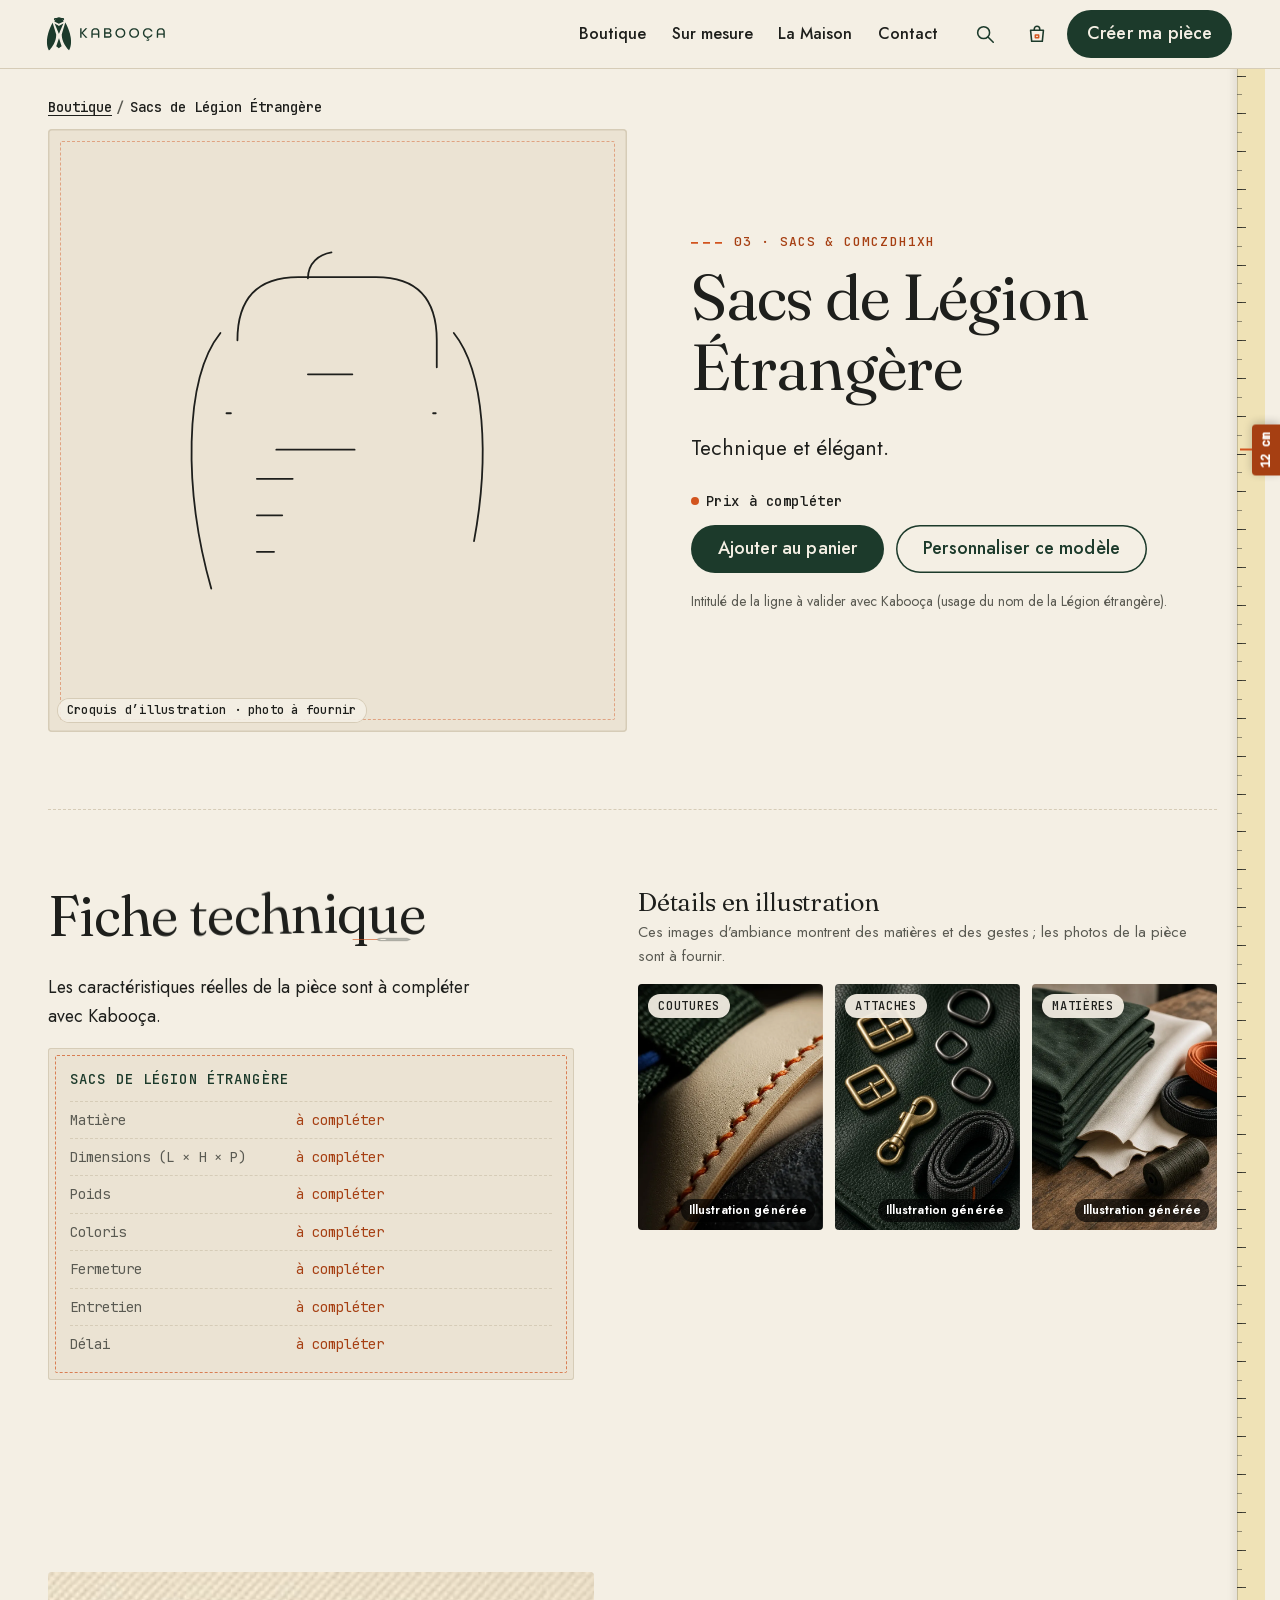
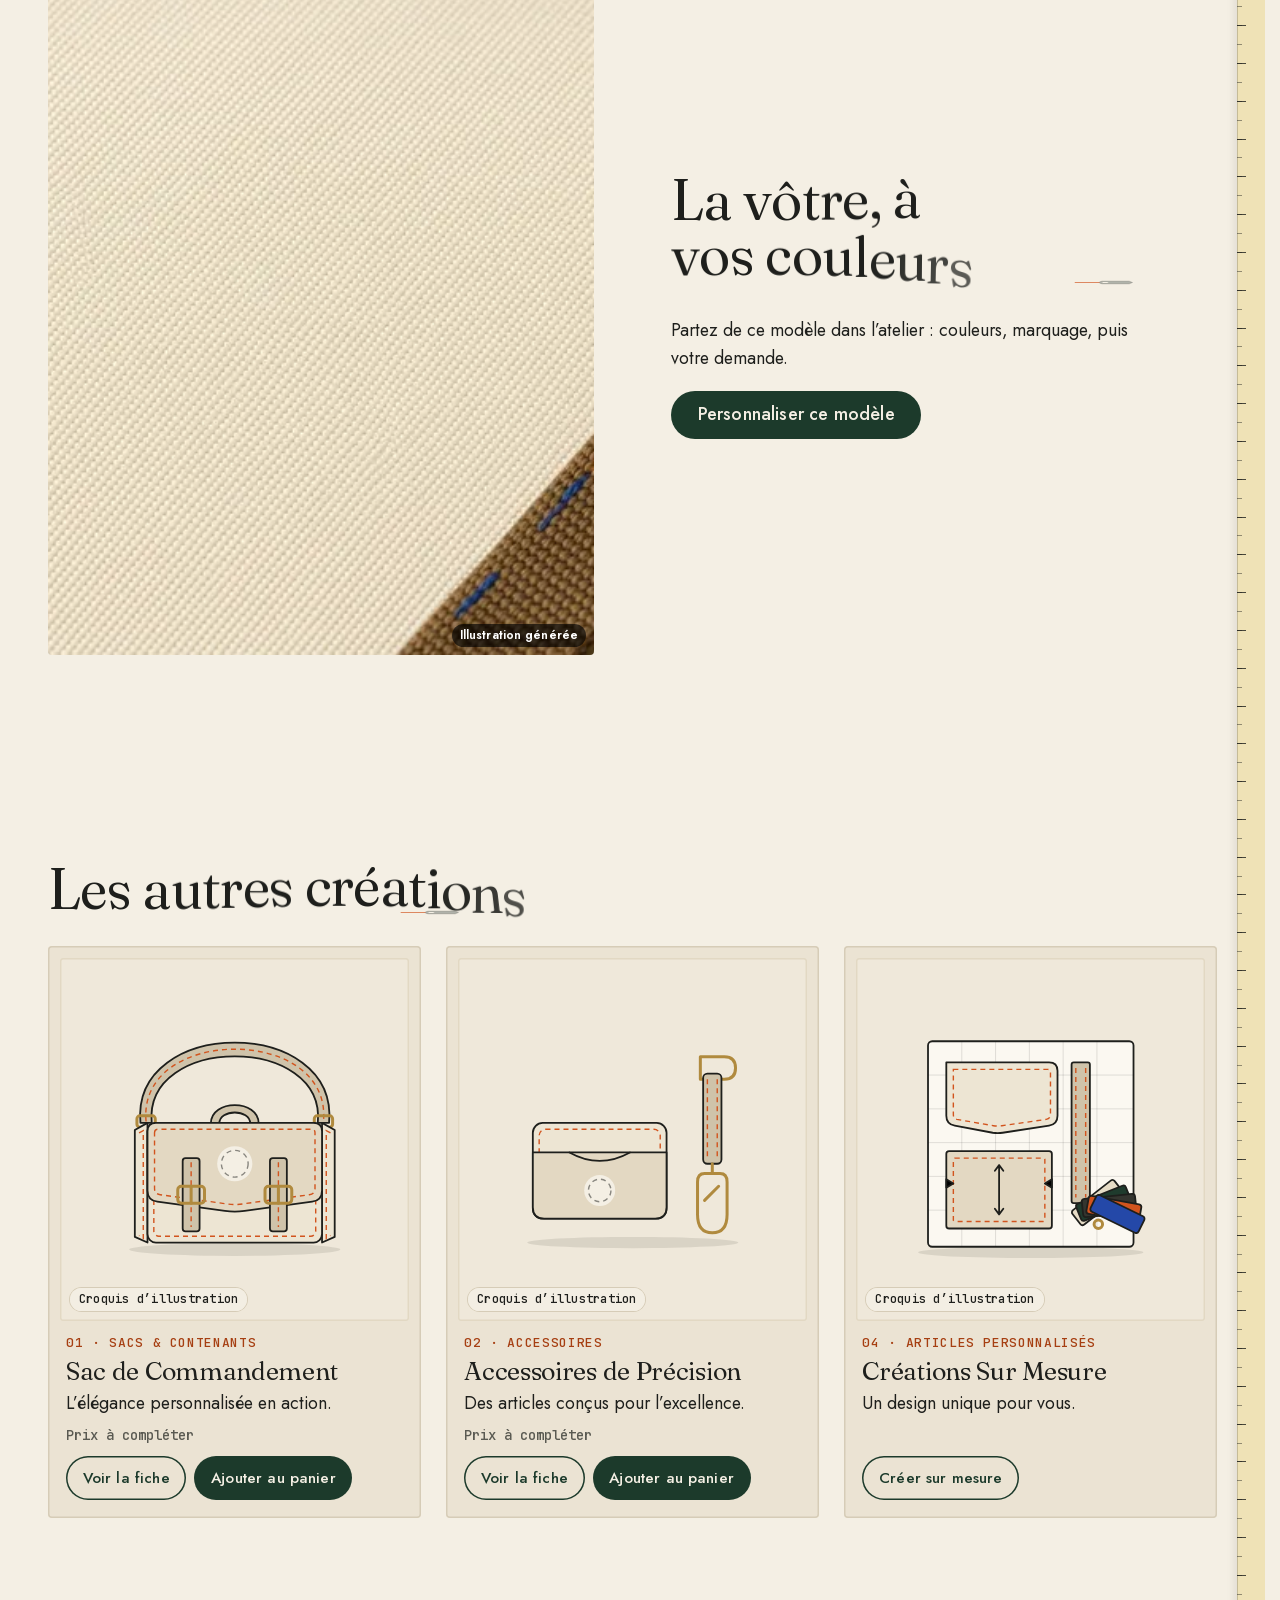
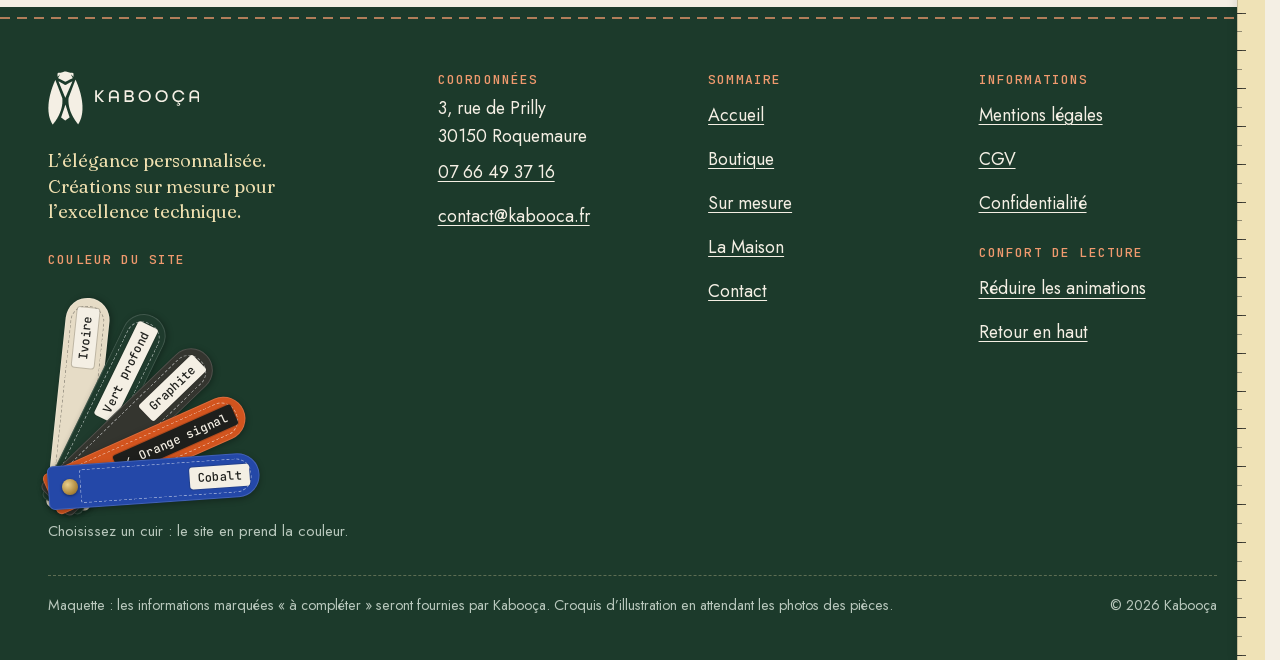
<file: boutique/sacs-legion-etrangere.html>
<!doctype html>
<html lang="fr" data-v="4" data-page="sacs-legion-etrangere">
<head>
<meta charset="utf-8">
<meta name="viewport" content="width=device-width, initial-scale=1, viewport-fit=cover">
<title>Sacs de Légion Étrangère | Kabooça</title>
<meta name="description" content="Les Sacs de Légion Étrangère de Kabooça : technique et élégant. Fiche à compléter : matières, dimensions et prix.">
<meta name="robots" content="noindex, nofollow">
<link rel="canonical" href="https://kabooca-maquette.vercel.app/boutique/sacs-legion-etrangere">
<style>:root{--fond:#F4EFE4;--texte:#1E1F1C;--voile-fond:#1C3A2B;--ouverture-fond:#F4EFE4;--menu-fond:#1C3A2B}:root { --entete-h: 72px; --barres-h: 0px; } html { background: var(--fond); color: var(--texte); scrollbar-gutter: stable; } body { margin: 0; background: var(--fond); } html.js:not(.calme):not(.secours):not([data-arrivee="retour"]) [data-anime] { opacity: 0; } html.js:not(.calme):not(.secours):not([data-arrivee="retour"]) [data-anime].vu { opacity: 1; } [data-voile] { position: fixed; inset: 0; z-index: 900; background: var(--voile-fond); transform: translateY(-112%); visibility: hidden; pointer-events: none; } html[data-arrivee="voile"]:not(.voile-leve):not(.calme):not(.secours) [data-voile] { transform: none; visibility: visible; } html.calme [data-voile], html.secours [data-voile] { visibility: hidden !important; } .ouverture-panneau { position: fixed; inset: 0; z-index: 850; display: none; place-content: center; justify-items: center; background: var(--ouverture-fond, var(--voile-fond)); color: var(--fond); text-align: center; } html.js[data-arrivee="intro"]:not(.calme):not(.secours):not(.intro-finie) .ouverture-panneau { display: grid; } html.defilement-bloque, html.defilement-bloque body, html.js[data-arrivee="intro"]:not(.calme):not(.secours):not(.intro-finie), html.js[data-arrivee="intro"]:not(.calme):not(.secours):not(.intro-finie) body, html[data-arrivee="voile"]:not(.voile-leve):not(.calme):not(.secours), html[data-arrivee="voile"]:not(.voile-leve):not(.calme):not(.secours) body { overflow: hidden; } html.js[data-arrivee="intro"]:not(.calme):not(.secours):not(.intro-finie) { background-color: var(--ouverture-fond, var(--voile-fond)); } html[data-arrivee="voile"]:not(.voile-leve):not(.calme):not(.secours) { background-color: var(--voile-fond); }</style>
<script>(function () {
var d = document.documentElement, ss = null, ls = null;
try { ss = window.sessionStorage; ls = window.localStorage; } catch (e) {}
d.classList.add('js');
var calme = false;
try { calme = !!ls && ls.getItem('socle:calme') === 'oui'; } catch (e) {}
if (!calme && window.matchMedia && matchMedia('(prefers-reduced-motion: reduce)').matches) calme = true;
if (calme) d.classList.add('calme');
var nav = performance.getEntriesByType ? performance.getEntriesByType('navigation')[0] : null;
var type = nav ? nav.type : 'navigate';
var depart = null;
try { depart = JSON.parse(ss.getItem('socle:depart') || 'null'); ss.removeItem('socle:depart'); } catch (e) {}
if (depart && !(Date.now() - depart.t < 15000)) depart = null;
var retourSection = false;
try { retourSection = !!ss.getItem('socle:calme-retour'); } catch (e) {}
var mode = type === 'back_forward' || retourSection ? 'retour' : type === 'reload' ? 'intro' : depart ? 'voile' : 'intro';
d.setAttribute('data-arrivee', mode);
if (mode === 'voile' && depart.couleur) d.style.setProperty('--voile-fond', depart.couleur);
if (type === 'reload' && 'scrollRestoration' in history) {
if (!retourSection) history.scrollRestoration = 'manual';
}
try {
var choisie = ls && ls.getItem('socle:langue');
var langue = (d.lang || '').slice(0, 2);
if (choisie && choisie !== langue && type === 'navigate' && !depart) {
var alt = document.querySelector('link[rel="alternate"][hreflang="' + choisie + '"]');
if (alt) location.replace(new URL(alt.href).pathname + location.search + location.hash);
}
} catch (e) {}
try {
var accent = ls && JSON.parse(ls.getItem('kabooca:accent') || 'null');
if (accent && /^(ivoire|vert|graphite|cobalt)$/.test(accent)) d.setAttribute('data-accent', accent);
} catch (e) {}
setTimeout(function () { if (!d.classList.contains('demarre')) d.classList.add('secours'); }, 2000);
})();</script>
<link rel="preload" href="/assets/fonts/fraunces.woff2" as="font" type="font/woff2" crossorigin>
<link rel="preload" href="/assets/fonts/jost.woff2" as="font" type="font/woff2" crossorigin>
<link rel="stylesheet" href="/assets/css/socle.css?v=4">
<link rel="stylesheet" href="/assets/css/site.css?v=4">
<link rel="modulepreload" href="/assets/js/site.js?v=4">
<link rel="modulepreload" href="/assets/js/socle/index.js?v=4">
<script src="/assets/vendor/gsap.min.js" defer></script>
<script src="/assets/vendor/ScrollTrigger.min.js" defer></script>
<script src="/assets/vendor/SplitText.min.js" defer></script>
<script type="module" src="/assets/js/site.js?v=4"></script>
<meta name="theme-color" content="#F4EFE4">
<link rel="icon" href="/assets/images/favicon.svg" type="image/svg+xml">
<link rel="apple-touch-icon" href="/assets/images/apple-touch-icon.png">
<meta property="og:type" content="website">
<meta property="og:site_name" content="Kabooça">
<meta property="og:locale" content="fr_FR">
<meta property="og:title" content="Sacs de Légion Étrangère | Kabooça">
<meta property="og:description" content="Les Sacs de Légion Étrangère de Kabooça : technique et élégant. Fiche à compléter : matières, dimensions et prix.">
<meta property="og:url" content="https://kabooca-maquette.vercel.app/boutique/sacs-legion-etrangere">
<meta property="og:image" content="https://kabooca-maquette.vercel.app/assets/partage/sacs-legion-etrangere-fr.jpg">
<meta property="og:image:width" content="1200">
<meta property="og:image:height" content="630">
<meta property="og:image:alt" content="Croquis d’un sac à dos technique Kabooça">
<meta name="twitter:card" content="summary_large_image">
<script type="application/ld+json">{"@context":"https://schema.org","@type":"Store","name":"Kabooça","url":"https://kabooca-maquette.vercel.app/","logo":"https://kabooca-maquette.vercel.app/assets/images/apple-touch-icon.png","slogan":"L’élégance personnalisée","description":"Boutique d’accessoires de luxe spécialisée dans les sacs et articles de la Légion étrangère : sacs et accessoires personnalisés, alliant esthétique technique et design coloré.","telephone":"+33766493716","email":"contact@kabooca.fr","address":{"@type":"PostalAddress","streetAddress":"3, rue de Prilly","postalCode":"30150","addressLocality":"Roquemaure","addressCountry":"FR"}}</script>
<script type="application/json" id="textes-js">{"panier":{"titre":"Votre panier","vide":"Votre panier est vide.","voirBoutique":"Voir les créations","quantite":"Quantité","moins":"Retirer un exemplaire de {nom}","plus":"Ajouter un exemplaire de {nom}","retirer":"Retirer {nom} du panier","retirerCourt":"Retirer","total":"Total TTC","noteTotal":"Les prix TTC s’afficheront ici dès qu’ils seront fournis par Kabooça.","paiement":"Moyens de paiement : à compléter.","commander":"Commander (simulé)","commandeFaite":"Commande simulée : rien n’a été envoyé et rien n’a été payé. Votre panier a été vidé.","ajoute":"{nom} ajouté au panier.","nombre":"{n} article{s} dans le panier","fermer":"Fermer le panier"},"visionneuse":{"titre":"Détails en grand","precedent":"Image précédente","suivant":"Image suivante","fermer":"Fermer","position":"{n} sur {total}"},"catalogue":{"titre":"Le catalogue","recherche":"Rechercher une création","rechercheAide":"Nom, catégorie ou mot-clé","filtres":"Filtrer par catégorie","toutes":"Toutes","resultats":"{n} création{s}","aucun":"Aucune création ne correspond à cette recherche.","effacer":"Effacer la recherche","ajouter":"Ajouter au panier","fiche":"Voir la fiche","creer":"Créer sur mesure","note":"Croquis d’illustration en attendant les photos des pièces. Prix, matières et dimensions à compléter."},"configurateur":{"titre":"Votre création","etapes":"Étapes de la création","etape":"Étape {n} sur 4","e1":"Le modèle","e1Texte":"Choisissez la base de votre pièce.","autre":"Une autre création","autreTexte":"Une idée à vous, à décrire à l’étape 4.","e2":"Les couleurs","e2Texte":"Essayez les teintes sur le croquis.","corps":"Corps","sangle":"Sangle","fil":"Fil des coutures","e3":"Le marquage","e3Texte":"Des initiales, un nom, une date : dites-nous ce que vous imaginez.","initiales":"Initiales (facultatif)","initialesAide":"Trois lettres dans cette maquette, affichées sur la pastille du croquis ; nombre réel à confirmer.","idee":"Votre idée de marquage (facultatif)","e4":"Vos coordonnées","e4Texte":"Kabooça vous recontacte pour le devis.","prenom":"Prénom","nom":"Nom","email":"E-mail","tel":"Téléphone (facultatif)","message":"Votre projet (facultatif)","suivant":"Étape suivante","precedent":"Étape précédente","envoyer":"Envoyer ma demande","envoye":"Demande simulée : rien n’a été envoyé. Sur le site final, votre création partira vers Kabooça, qui vous recontactera pour le devis.","recap":"Récapitulatif","recapModele":"Modèle","recapCouleurs":"Couleurs","recapMarquage":"Marquage","recapAucun":"aucun","retractation":"Pièce personnalisée : pas de droit de rétractation (article L221-28, 3°, du Code de la consommation). Conditions à confirmer dans les CGV.","donnees":"Vos données servent seulement à répondre à votre demande de création. \u003ca href=\"/confidentialite\">Politique de confidentialité\u003c/a> (à compléter).","altMarquage":"Écusson de cuir vierge, tambour à broder et poinçons en laiton","altCouleurs":"Éventail d’échantillons de cuir ivoire, vert, graphite, orange et cobalt"},"eclatee":{"surtitre":"Pièce par pièce","titre":"Le design technique, dessiné à plat","texte":"Un sac, c’est une somme de pièces : sangle, rabat, corps, soufflets, languettes et boucles. C’est là que se joue l’alliance de la technique et de la couleur.","note":"Croquis d’illustration : les options réelles de personnalisation sont à confirmer avec Kabooça.","legende":"Les pièces du croquis","fin":"Une pièce, vos couleurs.","alt":"Patron de cuir ivoire, règle, alène et bobine de fil orange sur un tapis de coupe vert","assembler":"Réassembler le croquis","eclater":"Éclater le croquis","essayer":"Essayer vos couleurs"},"croquis":{"sangle":"Sangle","rabat":"Rabat","corps":"Corps","soufflet":"Soufflet","languette":"Languettes et boucles","couture":"Coutures","largeur":"Largeur","hauteur":"Hauteur","profondeur":"Profondeur"},"produits":{"sac-de-commandement":{"nom":"Sac de Commandement","croquis":"besace","categorie":"sacs","fiche":"/boutique/sac-de-commandement"},"accessoires-de-precision":{"nom":"Accessoires de Précision","croquis":"accessoires","categorie":"accessoires","fiche":"/boutique/accessoires-de-precision"},"sacs-legion-etrangere":{"nom":"Sacs de Légion Étrangère","croquis":"sac-a-dos","categorie":"sacs","fiche":"/boutique/sacs-legion-etrangere"},"creations-sur-mesure":{"nom":"Créations Sur Mesure","croquis":"patron","categorie":"personnalises","fiche":null}},"teintes":{"ivoire":{"nom":"Ivoire","hex":"#E6DCC6"},"vert":{"nom":"Vert profond","hex":"#1F3B2D"},"graphite":{"nom":"Graphite","hex":"#34352F"},"orange":{"nom":"Orange signal","hex":"#D2541E"},"cobalt":{"nom":"Cobalt","hex":"#2448A8"}}}</script>
</head>
<body id="haut">
<svg class="definitions" width="0" height="0" aria-hidden="true" focusable="false"><defs>
<symbol id="logo-embleme" viewBox="196.5 -1.2 185.5 287.0"><path fill-rule="evenodd" d="M289.5,177.8 L288.8,178.5 L287.8,182.2 L286.0,186.7 L285.8,188.0 L285.0,189.7 L284.8,191.0 L284.0,192.7 L283.8,194.0 L283.0,195.7 L282.8,197.0 L282.0,198.7 L281.8,200.0 L281.2,201.2 L280.8,202.8 L280.2,203.8 L280.0,205.2 L279.2,206.8 L279.0,208.2 L278.2,209.8 L277.8,211.7 L277.2,212.8 L276.8,214.7 L276.2,215.8 L275.8,217.3 L275.2,218.7 L274.8,220.3 L274.2,221.7 L273.8,223.3 L273.2,224.7 L272.8,226.2 L272.0,228.0 L271.8,229.2 L271.0,231.0 L270.8,232.2 L270.2,233.2 L269.8,235.0 L269.2,236.2 L268.8,237.8 L268.2,239.0 L267.8,240.7 L267.2,241.8 L266.8,243.3 L266.0,245.2 L266.3,245.8 L268.5,247.2 L271.3,249.5 L272.3,250.0 L274.5,251.8 L275.0,252.0 L288.0,261.7 L288.8,261.7 L290.2,260.8 L291.0,260.0 L294.3,257.8 L295.2,257.0 L301.3,252.8 L302.2,252.0 L308.3,247.8 L311.3,245.5 L311.3,244.8 L310.8,243.8 L310.7,242.7 L310.0,241.3 L309.7,239.7 L309.0,238.3 L308.7,236.7 L308.0,235.3 L307.7,233.7 L307.0,232.3 L306.7,230.7 L306.0,229.3 L305.7,227.7 L304.8,225.8 L304.8,225.0 L304.0,223.2 L303.8,222.0 L303.0,220.2 L302.7,218.5 L302.0,217.2 L301.8,215.7 L301.0,214.0 L300.7,212.2 L300.0,211.0 L299.7,209.0 L298.8,207.2 L298.7,205.8 L297.8,204.2 L297.7,202.7 L297.0,201.3 L296.7,199.7 L295.8,197.8 L294.8,194.0 L294.0,192.2 L293.8,190.8 L293.0,189.0 L292.8,187.7 L292.0,186.0 L291.7,184.0 L290.8,182.2 L290.7,180.8 L290.0,179.7 L289.8,178.2Z M326.2,53.8 L325.0,54.0 L324.0,54.8 L322.8,55.2 L320.5,56.7 L319.2,57.2 L318.2,58.0 L317.3,58.2 L316.5,58.8 L313.3,60.3 L311.0,61.8 L306.0,64.3 L305.5,64.8 L304.3,65.2 L303.8,65.7 L300.7,67.2 L300.2,67.7 L298.8,68.2 L298.0,68.8 L294.8,70.3 L294.3,70.8 L293.3,71.2 L292.5,71.8 L291.5,72.2 L289.0,73.7 L288.2,73.7 L286.8,73.0 L285.5,72.0 L284.8,71.8 L284.0,71.2 L281.0,69.7 L280.5,69.2 L279.5,68.8 L277.0,67.2 L274.2,65.8 L273.5,65.2 L272.7,65.0 L271.7,64.2 L270.3,63.7 L269.8,63.2 L268.8,62.8 L266.3,61.2 L265.3,60.8 L262.5,59.0 L260.0,57.8 L257.5,56.2 L254.7,54.8 L254.0,54.2 L253.0,53.8 L252.5,54.0 L252.7,55.0 L253.8,57.3 L254.0,58.3 L254.8,59.7 L255.2,61.2 L256.0,62.5 L256.2,63.5 L257.8,67.0 L258.0,68.0 L258.8,69.3 L259.2,70.8 L260.0,72.2 L260.2,73.2 L260.8,74.2 L261.2,75.5 L262.0,77.0 L262.2,78.0 L262.8,79.0 L264.2,82.8 L264.8,83.8 L265.0,84.8 L265.8,86.2 L266.2,87.7 L267.8,91.0 L268.2,92.5 L269.0,93.8 L269.2,94.8 L269.8,95.8 L270.0,96.8 L270.8,98.3 L271.0,99.3 L271.8,100.7 L272.2,102.2 L273.0,103.5 L273.0,104.0 L274.0,106.0 L274.2,107.0 L275.8,110.3 L276.2,111.8 L277.0,113.2 L277.0,113.7 L277.8,115.2 L278.2,116.7 L279.0,118.0 L279.2,119.0 L279.8,120.0 L281.2,123.8 L281.8,124.8 L282.0,125.8 L282.8,127.3 L283.2,128.7 L283.8,129.7 L284.0,130.7 L284.8,132.0 L285.2,133.5 L286.0,134.8 L286.2,135.8 L287.8,139.3 L288.0,140.5 L288.3,140.8 L289.0,140.3 L289.7,139.2 L289.8,138.2 L290.7,136.8 L292.0,133.2 L292.8,131.8 L293.0,130.8 L293.7,129.8 L293.8,129.0 L294.8,127.2 L296.0,124.0 L296.7,123.0 L296.8,122.0 L297.7,120.7 L299.0,117.0 L299.8,115.7 L300.0,114.7 L300.8,113.3 L301.0,112.3 L302.7,109.2 L302.8,108.2 L303.7,106.8 L304.0,105.5 L304.7,104.5 L304.8,103.5 L305.8,101.8 L306.0,100.8 L306.7,99.8 L308.0,96.2 L309.7,93.0 L309.8,92.0 L310.7,90.7 L311.0,89.3 L312.7,86.0 L313.0,84.7 L313.8,83.3 L314.0,82.3 L314.8,81.0 L315.0,80.0 L316.7,76.8 L317.0,75.5 L317.7,74.5 L317.8,73.5 L318.7,72.2 L318.8,71.2 L319.7,69.8 L321.0,66.2 L321.8,64.8 L322.0,63.8 L322.7,62.8 L324.0,59.2 L325.7,56.0 L326.2,54.7Z M235.8,47.2 L235.3,47.2 L235.0,47.5 L235.0,48.0 L234.2,49.3 L233.8,50.7 L231.2,56.0 L229.8,59.7 L228.2,63.0 L227.8,64.3 L227.2,65.5 L224.8,71.8 L224.2,73.0 L223.8,74.3 L223.0,76.0 L222.8,77.2 L222.2,78.2 L221.8,79.8 L221.2,80.8 L220.8,82.5 L220.2,83.7 L219.8,85.3 L219.0,87.0 L218.8,88.2 L218.2,89.5 L217.8,91.2 L217.2,92.5 L216.8,94.2 L215.2,98.5 L215.0,99.8 L214.2,101.7 L214.0,103.2 L213.2,105.0 L212.8,107.0 L212.5,107.5 L212.0,109.0 L212.0,109.8 L211.2,111.8 L210.8,114.2 L210.2,115.5 L209.8,117.8 L209.2,119.3 L209.0,120.8 L208.3,122.7 L207.7,126.2 L207.2,127.2 L207.0,129.2 L206.2,131.5 L205.8,134.3 L205.0,137.0 L204.8,139.0 L204.0,142.0 L203.8,144.3 L203.2,146.2 L203.0,148.7 L202.0,153.0 L202.0,154.8 L201.2,158.5 L200.8,163.5 L200.5,164.3 L200.5,165.5 L200.2,166.2 L199.8,172.7 L199.5,173.5 L199.5,175.7 L199.2,176.5 L198.8,189.7 L198.5,190.5 L198.5,201.7 L198.8,202.5 L199.0,212.3 L199.5,217.5 L199.8,218.3 L200.2,223.7 L200.8,226.3 L201.2,230.3 L201.8,232.5 L202.0,234.8 L202.8,237.5 L203.2,240.2 L203.8,241.7 L204.2,244.2 L204.8,245.7 L205.2,247.8 L205.8,249.2 L206.2,251.2 L206.8,252.5 L207.2,254.2 L208.0,256.0 L208.2,257.2 L208.8,258.2 L209.2,259.8 L209.8,260.8 L210.0,261.8 L210.8,263.3 L211.2,264.7 L212.0,266.0 L212.2,267.0 L212.8,267.8 L213.2,269.2 L215.3,273.5 L216.8,275.8 L218.2,278.7 L219.0,279.7 L219.2,280.3 L221.3,283.7 L223.5,281.7 L225.8,278.5 L228.5,275.5 L233.0,269.2 L233.8,268.3 L237.2,263.2 L238.7,261.3 L238.8,260.7 L240.7,258.2 L243.0,254.2 L243.7,253.5 L244.0,252.5 L244.5,252.0 L245.0,250.8 L246.7,248.3 L247.0,247.3 L248.8,244.5 L249.0,243.8 L249.7,243.0 L250.0,241.8 L251.5,239.5 L255.7,231.2 L256.0,229.8 L256.7,229.0 L257.0,227.7 L257.8,226.3 L258.0,225.5 L258.7,224.5 L259.0,223.0 L260.7,219.7 L261.0,218.2 L261.7,217.0 L262.0,215.5 L263.7,211.7 L264.0,209.8 L264.7,208.7 L265.0,206.8 L265.7,205.7 L266.0,203.7 L266.5,202.8 L266.8,200.8 L267.7,198.8 L267.8,197.2 L268.8,194.2 L268.8,193.2 L269.8,189.8 L270.0,187.8 L270.8,184.8 L270.8,183.5 L271.2,181.7 L271.5,181.0 L272.0,175.3 L272.7,172.3 L272.7,170.0 L272.8,169.8 L273.0,161.0 L273.3,159.8 L273.3,155.0 L273.0,153.8 L273.0,148.5 L272.8,148.3 L272.7,143.5 L272.0,142.3 L270.7,138.2 L270.0,137.2 L269.8,136.0 L269.0,134.3 L268.7,132.8 L268.0,131.8 L267.7,130.3 L267.0,129.2 L265.7,125.0 L263.8,120.8 L263.7,119.7 L263.0,118.7 L262.7,117.0 L262.0,116.0 L261.7,114.5 L261.0,113.3 L259.7,109.2 L259.0,108.2 L258.8,107.0 L258.0,105.3 L257.7,103.8 L257.0,102.8 L256.7,101.3 L256.0,100.2 L254.7,96.0 L252.8,91.8 L252.7,90.7 L252.0,89.7 L251.7,88.0 L251.0,87.0 L250.7,85.5 L250.0,84.3 L248.7,80.2 L248.0,79.2 L247.8,78.0 L247.0,76.3 L246.7,74.8 L246.0,73.8 L245.7,72.3 L245.0,71.2 L243.7,67.0 L241.8,62.8 L241.7,61.7 L241.0,60.7 L240.7,59.0 L240.0,58.0 L239.7,56.5 L239.0,55.3 L237.7,51.2 L237.0,50.2 L236.8,49.0Z M342.3,45.3 L341.8,47.2 L340.8,49.5 L340.8,50.0 L340.2,51.0 L339.8,52.5 L339.2,53.7 L337.8,57.8 L336.0,62.0 L335.8,63.2 L335.2,64.2 L334.8,65.8 L334.2,66.8 L333.8,68.3 L333.2,69.5 L331.8,73.7 L331.2,74.7 L331.0,75.8 L330.3,77.0 L329.8,79.0 L329.2,80.0 L328.8,81.5 L328.2,82.7 L326.8,86.8 L325.0,91.0 L324.8,92.2 L324.2,93.2 L323.8,94.8 L323.2,95.8 L322.8,97.3 L322.2,98.5 L320.8,102.7 L320.2,103.7 L320.0,104.8 L319.3,106.0 L318.8,108.0 L318.2,109.0 L317.8,110.5 L317.2,111.7 L315.8,115.8 L314.0,120.0 L313.8,121.2 L313.2,122.2 L312.8,123.8 L312.2,124.8 L311.8,126.3 L311.2,127.5 L309.8,131.7 L309.2,132.7 L309.0,133.8 L308.3,135.0 L307.8,137.0 L307.2,138.0 L306.8,139.5 L306.2,140.7 L305.8,142.0 L305.8,144.3 L305.5,145.2 L305.5,148.3 L305.2,149.2 L305.2,162.7 L305.5,163.3 L305.5,166.5 L305.8,167.3 L306.2,173.8 L306.8,176.5 L307.0,179.8 L307.7,182.2 L308.2,186.0 L309.0,188.8 L309.0,189.8 L309.8,192.3 L310.0,194.2 L310.7,195.7 L311.0,197.8 L311.8,199.8 L312.2,202.0 L313.0,203.7 L313.2,205.2 L313.8,206.5 L314.2,208.2 L314.8,209.5 L315.2,211.0 L315.8,212.2 L316.2,213.7 L316.8,214.8 L317.2,216.3 L317.8,217.5 L318.2,218.8 L318.8,219.8 L319.0,220.8 L319.8,222.3 L320.2,223.7 L321.0,225.0 L321.2,225.8 L322.8,229.0 L323.0,229.8 L327.3,238.5 L328.8,240.8 L329.2,242.0 L338.0,256.8 L343.0,264.3 L343.8,265.2 L345.2,267.3 L347.0,269.5 L349.2,272.7 L356.0,281.2 L356.8,281.7 L357.7,281.2 L360.0,277.0 L360.5,276.5 L361.2,275.0 L361.7,274.5 L361.8,273.7 L363.5,271.0 L364.8,268.3 L365.0,267.3 L365.8,266.2 L367.0,263.0 L367.7,262.0 L367.8,261.0 L368.7,259.5 L369.0,258.0 L369.7,257.0 L370.0,255.5 L370.7,254.2 L371.0,252.5 L371.7,251.2 L372.0,249.5 L372.7,248.2 L372.8,246.7 L373.8,244.0 L373.8,243.2 L374.7,240.8 L374.8,239.2 L375.8,235.8 L376.0,233.8 L376.8,230.8 L377.0,228.5 L377.7,226.3 L377.8,223.2 L378.7,218.8 L379.0,212.3 L379.3,211.5 L379.3,209.0 L379.7,208.0 L379.7,203.8 L379.8,203.7 L379.7,180.2 L379.3,179.5 L379.3,176.5 L379.0,175.7 L378.8,170.2 L378.0,164.8 L377.8,161.2 L377.0,156.8 L376.5,151.8 L376.0,150.5 L375.5,145.8 L374.8,143.7 L374.7,141.2 L374.0,139.3 L373.8,137.0 L372.8,133.7 L372.8,132.5 L372.0,129.8 L371.8,128.0 L370.8,124.8 L370.8,123.7 L370.0,121.3 L369.7,119.0 L369.0,117.5 L368.5,114.7 L367.8,113.2 L367.7,111.7 L367.0,110.2 L366.7,108.0 L365.8,106.2 L365.8,105.3 L365.0,103.2 L364.8,101.8 L364.0,100.0 L363.8,98.7 L362.8,96.2 L362.7,94.8 L361.8,93.2 L361.7,91.8 L360.8,90.2 L360.7,88.8 L359.8,87.2 L359.7,85.8 L358.0,82.0 L357.8,80.8 L357.0,79.2 L356.8,78.0 L356.0,76.3 L355.7,74.8 L355.0,73.8 L354.7,72.2 L354.0,71.2 L353.7,69.7 L353.0,68.7 L352.7,67.2 L352.0,66.2 L351.7,64.7 L351.0,63.7 L350.7,62.2 L349.8,60.8 L349.8,60.3 L349.0,58.8 L348.8,57.8 L348.0,56.5 L347.8,55.5 L346.8,53.8 L346.7,52.8 L346.0,52.0 L345.8,51.0 L344.8,49.3 L343.7,46.3 L343.0,45.5Z M330.2,10.0 L328.8,9.0 L325.3,8.2 L313.7,8.0 L311.2,7.0 L309.7,6.8 L307.8,6.0 L307.0,6.0 L305.2,5.2 L303.7,5.0 L301.8,4.2 L299.8,3.8 L298.0,3.0 L296.7,2.8 L292.0,1.2 L290.2,0.8 L287.3,0.8 L285.7,1.2 L284.3,1.8 L283.0,2.0 L281.2,2.8 L279.8,3.0 L278.0,3.8 L276.2,4.2 L274.8,4.8 L272.8,5.2 L271.7,5.8 L269.7,6.2 L268.3,6.8 L266.7,7.2 L264.5,8.0 L253.8,8.2 L252.8,8.5 L251.5,8.5 L249.7,9.3 L248.2,10.7 L247.0,13.2 L247.0,28.7 L247.2,29.0 L247.7,29.0 L249.3,27.2 L250.5,26.5 L252.2,24.7 L253.3,23.8 L259.3,18.0 L259.7,18.0 L260.0,18.5 L259.8,19.0 L257.2,23.3 L256.8,24.3 L256.3,24.8 L255.8,26.2 L255.3,26.7 L254.8,28.0 L253.0,30.8 L252.8,31.5 L252.2,32.3 L251.8,33.3 L251.3,33.8 L250.8,35.2 L250.2,35.8 L250.0,36.5 L251.3,37.5 L270.0,46.8 L271.0,47.0 L271.8,47.7 L273.0,48.0 L273.8,48.7 L275.0,49.0 L275.8,49.7 L277.0,50.0 L277.8,50.7 L279.0,51.0 L279.8,51.7 L281.0,52.0 L281.8,52.7 L283.0,53.0 L283.8,53.7 L285.0,54.0 L285.8,54.7 L287.0,55.0 L287.8,55.7 L289.0,55.8 L300.7,50.0 L302.0,49.7 L302.8,49.0 L304.0,48.7 L304.8,48.0 L306.0,47.7 L306.8,47.0 L309.8,45.8 L315.5,42.8 L318.2,41.8 L319.3,41.0 L320.2,40.8 L321.3,40.0 L322.5,39.7 L323.3,39.0 L324.7,38.7 L327.0,37.5 L328.2,36.5 L319.0,18.2 L319.5,17.7 L320.3,18.5 L321.3,19.0 L331.2,28.8 L331.8,28.8 L332.0,28.7 L332.0,13.8 L331.8,12.5Z"/></symbol>
<symbol id="logo-corps" viewBox="196.5 -1.2 185.5 287.0"><path fill-rule="evenodd" d="M289.5,177.8 L288.8,178.5 L287.8,182.2 L286.0,186.7 L285.8,188.0 L285.0,189.7 L284.8,191.0 L284.0,192.7 L283.8,194.0 L283.0,195.7 L282.8,197.0 L282.0,198.7 L281.8,200.0 L281.2,201.2 L280.8,202.8 L280.2,203.8 L280.0,205.2 L279.2,206.8 L279.0,208.2 L278.2,209.8 L277.8,211.7 L277.2,212.8 L276.8,214.7 L276.2,215.8 L275.8,217.3 L275.2,218.7 L274.8,220.3 L274.2,221.7 L273.8,223.3 L273.2,224.7 L272.8,226.2 L272.0,228.0 L271.8,229.2 L271.0,231.0 L270.8,232.2 L270.2,233.2 L269.8,235.0 L269.2,236.2 L268.8,237.8 L268.2,239.0 L267.8,240.7 L267.2,241.8 L266.8,243.3 L266.0,245.2 L266.3,245.8 L268.5,247.2 L271.3,249.5 L272.3,250.0 L274.5,251.8 L275.0,252.0 L288.0,261.7 L288.8,261.7 L290.2,260.8 L291.0,260.0 L294.3,257.8 L295.2,257.0 L301.3,252.8 L302.2,252.0 L308.3,247.8 L311.3,245.5 L311.3,244.8 L310.8,243.8 L310.7,242.7 L310.0,241.3 L309.7,239.7 L309.0,238.3 L308.7,236.7 L308.0,235.3 L307.7,233.7 L307.0,232.3 L306.7,230.7 L306.0,229.3 L305.7,227.7 L304.8,225.8 L304.8,225.0 L304.0,223.2 L303.8,222.0 L303.0,220.2 L302.7,218.5 L302.0,217.2 L301.8,215.7 L301.0,214.0 L300.7,212.2 L300.0,211.0 L299.7,209.0 L298.8,207.2 L298.7,205.8 L297.8,204.2 L297.7,202.7 L297.0,201.3 L296.7,199.7 L295.8,197.8 L294.8,194.0 L294.0,192.2 L293.8,190.8 L293.0,189.0 L292.8,187.7 L292.0,186.0 L291.7,184.0 L290.8,182.2 L290.7,180.8 L290.0,179.7 L289.8,178.2Z  M326.2,53.8 L325.0,54.0 L324.0,54.8 L322.8,55.2 L320.5,56.7 L319.2,57.2 L318.2,58.0 L317.3,58.2 L316.5,58.8 L313.3,60.3 L311.0,61.8 L306.0,64.3 L305.5,64.8 L304.3,65.2 L303.8,65.7 L300.7,67.2 L300.2,67.7 L298.8,68.2 L298.0,68.8 L294.8,70.3 L294.3,70.8 L293.3,71.2 L292.5,71.8 L291.5,72.2 L289.0,73.7 L288.2,73.7 L286.8,73.0 L285.5,72.0 L284.8,71.8 L284.0,71.2 L281.0,69.7 L280.5,69.2 L279.5,68.8 L277.0,67.2 L274.2,65.8 L273.5,65.2 L272.7,65.0 L271.7,64.2 L270.3,63.7 L269.8,63.2 L268.8,62.8 L266.3,61.2 L265.3,60.8 L262.5,59.0 L260.0,57.8 L257.5,56.2 L254.7,54.8 L254.0,54.2 L253.0,53.8 L252.5,54.0 L252.7,55.0 L253.8,57.3 L254.0,58.3 L254.8,59.7 L255.2,61.2 L256.0,62.5 L256.2,63.5 L257.8,67.0 L258.0,68.0 L258.8,69.3 L259.2,70.8 L260.0,72.2 L260.2,73.2 L260.8,74.2 L261.2,75.5 L262.0,77.0 L262.2,78.0 L262.8,79.0 L264.2,82.8 L264.8,83.8 L265.0,84.8 L265.8,86.2 L266.2,87.7 L267.8,91.0 L268.2,92.5 L269.0,93.8 L269.2,94.8 L269.8,95.8 L270.0,96.8 L270.8,98.3 L271.0,99.3 L271.8,100.7 L272.2,102.2 L273.0,103.5 L273.0,104.0 L274.0,106.0 L274.2,107.0 L275.8,110.3 L276.2,111.8 L277.0,113.2 L277.0,113.7 L277.8,115.2 L278.2,116.7 L279.0,118.0 L279.2,119.0 L279.8,120.0 L281.2,123.8 L281.8,124.8 L282.0,125.8 L282.8,127.3 L283.2,128.7 L283.8,129.7 L284.0,130.7 L284.8,132.0 L285.2,133.5 L286.0,134.8 L286.2,135.8 L287.8,139.3 L288.0,140.5 L288.3,140.8 L289.0,140.3 L289.7,139.2 L289.8,138.2 L290.7,136.8 L292.0,133.2 L292.8,131.8 L293.0,130.8 L293.7,129.8 L293.8,129.0 L294.8,127.2 L296.0,124.0 L296.7,123.0 L296.8,122.0 L297.7,120.7 L299.0,117.0 L299.8,115.7 L300.0,114.7 L300.8,113.3 L301.0,112.3 L302.7,109.2 L302.8,108.2 L303.7,106.8 L304.0,105.5 L304.7,104.5 L304.8,103.5 L305.8,101.8 L306.0,100.8 L306.7,99.8 L308.0,96.2 L309.7,93.0 L309.8,92.0 L310.7,90.7 L311.0,89.3 L312.7,86.0 L313.0,84.7 L313.8,83.3 L314.0,82.3 L314.8,81.0 L315.0,80.0 L316.7,76.8 L317.0,75.5 L317.7,74.5 L317.8,73.5 L318.7,72.2 L318.8,71.2 L319.7,69.8 L321.0,66.2 L321.8,64.8 L322.0,63.8 L322.7,62.8 L324.0,59.2 L325.7,56.0 L326.2,54.7Z  M330.2,10.0 L328.8,9.0 L325.3,8.2 L313.7,8.0 L311.2,7.0 L309.7,6.8 L307.8,6.0 L307.0,6.0 L305.2,5.2 L303.7,5.0 L301.8,4.2 L299.8,3.8 L298.0,3.0 L296.7,2.8 L292.0,1.2 L290.2,0.8 L287.3,0.8 L285.7,1.2 L284.3,1.8 L283.0,2.0 L281.2,2.8 L279.8,3.0 L278.0,3.8 L276.2,4.2 L274.8,4.8 L272.8,5.2 L271.7,5.8 L269.7,6.2 L268.3,6.8 L266.7,7.2 L264.5,8.0 L253.8,8.2 L252.8,8.5 L251.5,8.5 L249.7,9.3 L248.2,10.7 L247.0,13.2 L247.0,28.7 L247.2,29.0 L247.7,29.0 L249.3,27.2 L250.5,26.5 L252.2,24.7 L253.3,23.8 L259.3,18.0 L259.7,18.0 L260.0,18.5 L259.8,19.0 L257.2,23.3 L256.8,24.3 L256.3,24.8 L255.8,26.2 L255.3,26.7 L254.8,28.0 L253.0,30.8 L252.8,31.5 L252.2,32.3 L251.8,33.3 L251.3,33.8 L250.8,35.2 L250.2,35.8 L250.0,36.5 L251.3,37.5 L270.0,46.8 L271.0,47.0 L271.8,47.7 L273.0,48.0 L273.8,48.7 L275.0,49.0 L275.8,49.7 L277.0,50.0 L277.8,50.7 L279.0,51.0 L279.8,51.7 L281.0,52.0 L281.8,52.7 L283.0,53.0 L283.8,53.7 L285.0,54.0 L285.8,54.7 L287.0,55.0 L287.8,55.7 L289.0,55.8 L300.7,50.0 L302.0,49.7 L302.8,49.0 L304.0,48.7 L304.8,48.0 L306.0,47.7 L306.8,47.0 L309.8,45.8 L315.5,42.8 L318.2,41.8 L319.3,41.0 L320.2,40.8 L321.3,40.0 L322.5,39.7 L323.3,39.0 L324.7,38.7 L327.0,37.5 L328.2,36.5 L319.0,18.2 L319.5,17.7 L320.3,18.5 L321.3,19.0 L331.2,28.8 L331.8,28.8 L332.0,28.7 L332.0,13.8 L331.8,12.5Z"/></symbol>
<symbol id="logo-aile-g" viewBox="196.5 -1.2 185.5 287.0"><path fill-rule="evenodd" d="M235.8,47.2 L235.3,47.2 L235.0,47.5 L235.0,48.0 L234.2,49.3 L233.8,50.7 L231.2,56.0 L229.8,59.7 L228.2,63.0 L227.8,64.3 L227.2,65.5 L224.8,71.8 L224.2,73.0 L223.8,74.3 L223.0,76.0 L222.8,77.2 L222.2,78.2 L221.8,79.8 L221.2,80.8 L220.8,82.5 L220.2,83.7 L219.8,85.3 L219.0,87.0 L218.8,88.2 L218.2,89.5 L217.8,91.2 L217.2,92.5 L216.8,94.2 L215.2,98.5 L215.0,99.8 L214.2,101.7 L214.0,103.2 L213.2,105.0 L212.8,107.0 L212.5,107.5 L212.0,109.0 L212.0,109.8 L211.2,111.8 L210.8,114.2 L210.2,115.5 L209.8,117.8 L209.2,119.3 L209.0,120.8 L208.3,122.7 L207.7,126.2 L207.2,127.2 L207.0,129.2 L206.2,131.5 L205.8,134.3 L205.0,137.0 L204.8,139.0 L204.0,142.0 L203.8,144.3 L203.2,146.2 L203.0,148.7 L202.0,153.0 L202.0,154.8 L201.2,158.5 L200.8,163.5 L200.5,164.3 L200.5,165.5 L200.2,166.2 L199.8,172.7 L199.5,173.5 L199.5,175.7 L199.2,176.5 L198.8,189.7 L198.5,190.5 L198.5,201.7 L198.8,202.5 L199.0,212.3 L199.5,217.5 L199.8,218.3 L200.2,223.7 L200.8,226.3 L201.2,230.3 L201.8,232.5 L202.0,234.8 L202.8,237.5 L203.2,240.2 L203.8,241.7 L204.2,244.2 L204.8,245.7 L205.2,247.8 L205.8,249.2 L206.2,251.2 L206.8,252.5 L207.2,254.2 L208.0,256.0 L208.2,257.2 L208.8,258.2 L209.2,259.8 L209.8,260.8 L210.0,261.8 L210.8,263.3 L211.2,264.7 L212.0,266.0 L212.2,267.0 L212.8,267.8 L213.2,269.2 L215.3,273.5 L216.8,275.8 L218.2,278.7 L219.0,279.7 L219.2,280.3 L221.3,283.7 L223.5,281.7 L225.8,278.5 L228.5,275.5 L233.0,269.2 L233.8,268.3 L237.2,263.2 L238.7,261.3 L238.8,260.7 L240.7,258.2 L243.0,254.2 L243.7,253.5 L244.0,252.5 L244.5,252.0 L245.0,250.8 L246.7,248.3 L247.0,247.3 L248.8,244.5 L249.0,243.8 L249.7,243.0 L250.0,241.8 L251.5,239.5 L255.7,231.2 L256.0,229.8 L256.7,229.0 L257.0,227.7 L257.8,226.3 L258.0,225.5 L258.7,224.5 L259.0,223.0 L260.7,219.7 L261.0,218.2 L261.7,217.0 L262.0,215.5 L263.7,211.7 L264.0,209.8 L264.7,208.7 L265.0,206.8 L265.7,205.7 L266.0,203.7 L266.5,202.8 L266.8,200.8 L267.7,198.8 L267.8,197.2 L268.8,194.2 L268.8,193.2 L269.8,189.8 L270.0,187.8 L270.8,184.8 L270.8,183.5 L271.2,181.7 L271.5,181.0 L272.0,175.3 L272.7,172.3 L272.7,170.0 L272.8,169.8 L273.0,161.0 L273.3,159.8 L273.3,155.0 L273.0,153.8 L273.0,148.5 L272.8,148.3 L272.7,143.5 L272.0,142.3 L270.7,138.2 L270.0,137.2 L269.8,136.0 L269.0,134.3 L268.7,132.8 L268.0,131.8 L267.7,130.3 L267.0,129.2 L265.7,125.0 L263.8,120.8 L263.7,119.7 L263.0,118.7 L262.7,117.0 L262.0,116.0 L261.7,114.5 L261.0,113.3 L259.7,109.2 L259.0,108.2 L258.8,107.0 L258.0,105.3 L257.7,103.8 L257.0,102.8 L256.7,101.3 L256.0,100.2 L254.7,96.0 L252.8,91.8 L252.7,90.7 L252.0,89.7 L251.7,88.0 L251.0,87.0 L250.7,85.5 L250.0,84.3 L248.7,80.2 L248.0,79.2 L247.8,78.0 L247.0,76.3 L246.7,74.8 L246.0,73.8 L245.7,72.3 L245.0,71.2 L243.7,67.0 L241.8,62.8 L241.7,61.7 L241.0,60.7 L240.7,59.0 L240.0,58.0 L239.7,56.5 L239.0,55.3 L237.7,51.2 L237.0,50.2 L236.8,49.0Z "/></symbol>
<symbol id="logo-aile-d" viewBox="196.5 -1.2 185.5 287.0"><path fill-rule="evenodd" d="M342.3,45.3 L341.8,47.2 L340.8,49.5 L340.8,50.0 L340.2,51.0 L339.8,52.5 L339.2,53.7 L337.8,57.8 L336.0,62.0 L335.8,63.2 L335.2,64.2 L334.8,65.8 L334.2,66.8 L333.8,68.3 L333.2,69.5 L331.8,73.7 L331.2,74.7 L331.0,75.8 L330.3,77.0 L329.8,79.0 L329.2,80.0 L328.8,81.5 L328.2,82.7 L326.8,86.8 L325.0,91.0 L324.8,92.2 L324.2,93.2 L323.8,94.8 L323.2,95.8 L322.8,97.3 L322.2,98.5 L320.8,102.7 L320.2,103.7 L320.0,104.8 L319.3,106.0 L318.8,108.0 L318.2,109.0 L317.8,110.5 L317.2,111.7 L315.8,115.8 L314.0,120.0 L313.8,121.2 L313.2,122.2 L312.8,123.8 L312.2,124.8 L311.8,126.3 L311.2,127.5 L309.8,131.7 L309.2,132.7 L309.0,133.8 L308.3,135.0 L307.8,137.0 L307.2,138.0 L306.8,139.5 L306.2,140.7 L305.8,142.0 L305.8,144.3 L305.5,145.2 L305.5,148.3 L305.2,149.2 L305.2,162.7 L305.5,163.3 L305.5,166.5 L305.8,167.3 L306.2,173.8 L306.8,176.5 L307.0,179.8 L307.7,182.2 L308.2,186.0 L309.0,188.8 L309.0,189.8 L309.8,192.3 L310.0,194.2 L310.7,195.7 L311.0,197.8 L311.8,199.8 L312.2,202.0 L313.0,203.7 L313.2,205.2 L313.8,206.5 L314.2,208.2 L314.8,209.5 L315.2,211.0 L315.8,212.2 L316.2,213.7 L316.8,214.8 L317.2,216.3 L317.8,217.5 L318.2,218.8 L318.8,219.8 L319.0,220.8 L319.8,222.3 L320.2,223.7 L321.0,225.0 L321.2,225.8 L322.8,229.0 L323.0,229.8 L327.3,238.5 L328.8,240.8 L329.2,242.0 L338.0,256.8 L343.0,264.3 L343.8,265.2 L345.2,267.3 L347.0,269.5 L349.2,272.7 L356.0,281.2 L356.8,281.7 L357.7,281.2 L360.0,277.0 L360.5,276.5 L361.2,275.0 L361.7,274.5 L361.8,273.7 L363.5,271.0 L364.8,268.3 L365.0,267.3 L365.8,266.2 L367.0,263.0 L367.7,262.0 L367.8,261.0 L368.7,259.5 L369.0,258.0 L369.7,257.0 L370.0,255.5 L370.7,254.2 L371.0,252.5 L371.7,251.2 L372.0,249.5 L372.7,248.2 L372.8,246.7 L373.8,244.0 L373.8,243.2 L374.7,240.8 L374.8,239.2 L375.8,235.8 L376.0,233.8 L376.8,230.8 L377.0,228.5 L377.7,226.3 L377.8,223.2 L378.7,218.8 L379.0,212.3 L379.3,211.5 L379.3,209.0 L379.7,208.0 L379.7,203.8 L379.8,203.7 L379.7,180.2 L379.3,179.5 L379.3,176.5 L379.0,175.7 L378.8,170.2 L378.0,164.8 L377.8,161.2 L377.0,156.8 L376.5,151.8 L376.0,150.5 L375.5,145.8 L374.8,143.7 L374.7,141.2 L374.0,139.3 L373.8,137.0 L372.8,133.7 L372.8,132.5 L372.0,129.8 L371.8,128.0 L370.8,124.8 L370.8,123.7 L370.0,121.3 L369.7,119.0 L369.0,117.5 L368.5,114.7 L367.8,113.2 L367.7,111.7 L367.0,110.2 L366.7,108.0 L365.8,106.2 L365.8,105.3 L365.0,103.2 L364.8,101.8 L364.0,100.0 L363.8,98.7 L362.8,96.2 L362.7,94.8 L361.8,93.2 L361.7,91.8 L360.8,90.2 L360.7,88.8 L359.8,87.2 L359.7,85.8 L358.0,82.0 L357.8,80.8 L357.0,79.2 L356.8,78.0 L356.0,76.3 L355.7,74.8 L355.0,73.8 L354.7,72.2 L354.0,71.2 L353.7,69.7 L353.0,68.7 L352.7,67.2 L352.0,66.2 L351.7,64.7 L351.0,63.7 L350.7,62.2 L349.8,60.8 L349.8,60.3 L349.0,58.8 L348.8,57.8 L348.0,56.5 L347.8,55.5 L346.8,53.8 L346.7,52.8 L346.0,52.0 L345.8,51.0 L344.8,49.3 L343.7,46.3 L343.0,45.5Z "/></symbol>
<symbol id="logo-mot" viewBox="5.2 333.0 568.8 87.0"><path fill-rule="evenodd" d="M166.3,335.2 L166.2,335.5 L166.2,397.3 L166.3,397.7 L166.8,397.8 L201.0,397.8 L206.7,396.7 L207.7,396.0 L208.8,395.7 L211.3,394.0 L213.8,391.3 L215.7,388.2 L216.8,383.3 L216.7,378.3 L215.7,374.7 L214.7,372.8 L214.0,372.2 L213.7,371.3 L211.3,369.0 L208.7,367.2 L207.0,366.7 L206.2,365.8 L206.2,365.3 L206.5,365.0 L207.8,364.5 L211.0,361.8 L212.8,359.2 L213.0,358.3 L213.8,356.8 L214.0,355.3 L214.3,354.5 L214.3,353.3 L214.7,352.5 L214.7,350.2 L213.5,344.7 L213.0,344.0 L212.7,342.8 L211.7,341.3 L209.7,339.2 L206.8,337.2 L205.7,336.8 L204.2,336.0 L200.5,335.2 L199.0,335.0 L166.8,335.0Z M175.8,371.3 L176.3,370.8 L199.3,370.8 L200.3,371.0 L203.0,372.2 L204.8,373.8 L205.8,375.2 L206.8,377.5 L207.0,381.8 L206.0,384.8 L203.0,387.8 L201.7,388.2 L200.8,388.7 L199.0,389.0 L176.3,389.0 L175.8,388.5Z M175.8,344.3 L176.3,343.8 L197.3,343.8 L198.5,344.0 L200.7,344.8 L203.0,346.7 L204.0,348.0 L204.2,348.8 L204.7,349.7 L205.0,351.0 L205.0,354.8 L204.7,356.0 L203.8,357.8 L202.2,359.8 L201.0,360.7 L198.3,361.8 L197.3,362.0 L176.3,362.0 L175.8,361.5Z M6.3,335.2 L6.2,335.5 L6.2,397.3 L6.3,397.7 L6.8,397.8 L15.5,397.8 L15.8,397.5 L15.8,369.5 L16.2,369.0 L16.5,369.0 L17.2,369.7 L17.5,370.3 L21.5,374.5 L22.0,375.3 L26.0,379.5 L26.5,380.3 L30.7,384.7 L31.2,385.5 L42.3,397.7 L42.7,397.8 L54.0,397.8 L54.3,397.7 L54.3,397.2 L53.3,396.3 L52.8,395.5 L45.8,388.3 L45.3,387.5 L31.0,372.5 L30.5,371.7 L27.0,368.2 L25.3,366.2 L25.5,365.3 L45.3,344.3 L45.8,343.5 L53.3,335.7 L53.3,335.2 L53.0,335.0 L42.0,335.0 L41.7,335.2 L20.3,358.7 L19.8,359.5 L16.7,363.0 L16.2,363.0 L15.8,362.7 L15.8,335.3 L15.5,335.0 L6.8,335.0Z M528.2,339.2 L524.2,343.2 L523.8,344.0 L522.7,345.5 L521.2,348.5 L520.2,351.5 L519.5,354.3 L519.5,355.5 L519.2,356.3 L519.0,358.0 L519.0,397.5 L519.3,397.8 L527.7,397.8 L528.3,397.3 L528.3,379.2 L528.2,378.7 L528.7,378.0 L529.2,377.8 L562.5,377.8 L563.2,378.3 L563.3,378.8 L563.2,379.0 L563.2,397.3 L563.3,397.7 L563.8,397.8 L572.5,397.8 L572.8,397.5 L572.8,358.0 L572.7,356.3 L572.3,355.5 L572.3,354.3 L570.7,348.5 L569.2,345.5 L567.3,342.8 L564.0,339.5 L560.2,337.0 L555.3,335.2 L552.5,334.5 L551.2,334.5 L550.5,334.2 L543.0,334.0 L541.3,334.2 L540.5,334.5 L539.3,334.5 L537.8,335.0 L536.8,335.0 L535.7,335.3 L535.3,335.7 L533.3,336.2Z M530.8,350.0 L532.0,348.3 L533.7,346.7 L535.8,345.0 L537.0,344.7 L538.0,344.0 L539.2,343.8 L540.3,343.3 L543.2,342.8 L548.3,342.8 L553.0,343.8 L555.7,345.0 L557.2,346.0 L559.8,348.7 L560.8,350.2 L562.0,352.7 L562.3,354.3 L562.8,355.3 L563.2,358.2 L563.2,367.8 L563.3,368.0 L563.2,368.5 L562.5,369.0 L529.2,369.0 L528.7,368.8 L528.2,368.2 L528.3,367.7 L528.3,358.3 L528.7,357.5 L528.7,356.2 L529.2,353.8Z M456.5,334.0 L456.3,334.2 L454.3,334.2 L453.2,334.7 L452.0,334.7 L449.5,335.2 L448.2,335.8 L447.0,336.0 L445.3,336.8 L444.5,337.0 L442.2,338.2 L441.7,338.7 L440.7,339.0 L439.5,340.0 L439.0,340.2 L433.8,345.0 L430.2,350.2 L428.2,354.7 L428.0,355.8 L427.2,357.8 L427.0,359.7 L426.5,361.3 L426.5,363.5 L426.2,364.3 L426.2,368.5 L426.5,369.2 L426.5,370.8 L427.0,374.2 L428.0,377.0 L428.2,378.2 L430.2,382.7 L431.0,383.7 L431.2,384.3 L431.8,385.0 L432.2,385.8 L433.8,387.8 L439.0,392.7 L439.8,393.0 L440.5,393.7 L441.2,393.8 L442.2,394.7 L444.5,395.8 L445.5,396.0 L446.5,396.7 L450.5,397.8 L454.2,398.3 L455.0,398.7 L455.5,399.2 L455.5,399.7 L455.0,400.5 L455.0,401.0 L454.2,402.7 L453.8,404.0 L453.2,404.8 L453.2,406.0 L453.8,406.7 L454.7,407.0 L456.5,408.3 L457.2,408.3 L458.3,407.8 L460.3,407.8 L461.3,408.3 L462.0,409.0 L462.7,410.7 L462.5,411.8 L462.2,412.5 L461.2,413.5 L460.2,414.0 L456.8,413.8 L454.3,411.5 L449.5,411.5 L449.0,412.0 L449.0,413.0 L450.2,415.3 L450.8,416.2 L452.7,417.5 L454.7,418.3 L456.8,418.8 L460.7,418.8 L464.3,417.8 L466.0,416.8 L467.7,415.2 L468.8,412.3 L468.8,409.0 L467.7,406.3 L466.8,405.3 L464.8,404.0 L462.7,403.3 L459.8,403.2 L459.5,402.8 L460.0,400.7 L460.7,399.5 L461.3,398.8 L464.2,398.7 L465.7,398.2 L468.3,397.8 L471.0,396.8 L472.2,396.7 L478.2,393.7 L480.7,391.8 L484.7,388.0 L487.7,384.0 L488.0,383.0 L488.7,382.2 L489.8,379.8 L490.0,378.8 L490.8,377.2 L490.8,376.2 L490.5,375.8 L481.3,375.8 L480.7,376.5 L478.8,380.2 L475.3,384.2 L473.0,386.0 L470.8,387.2 L470.3,387.7 L466.8,389.0 L465.5,389.2 L463.7,389.8 L456.8,390.0 L455.3,389.8 L453.3,389.2 L450.7,388.7 L450.0,388.2 L448.7,387.8 L446.5,386.7 L442.3,383.3 L439.2,379.3 L437.8,376.7 L437.7,375.7 L437.0,374.7 L435.8,369.0 L435.8,363.8 L436.0,362.3 L436.8,359.5 L436.8,358.7 L437.7,357.2 L437.8,356.2 L439.0,353.8 L442.3,349.5 L446.5,346.2 L451.7,343.8 L452.5,343.8 L455.3,343.0 L456.8,342.8 L463.7,343.0 L465.5,343.7 L466.8,343.8 L470.3,345.2 L474.3,347.8 L476.8,350.2 L478.8,352.7 L480.7,356.3 L481.3,357.0 L490.5,357.0 L490.8,356.7 L490.8,355.7 L488.7,350.7 L488.0,349.8 L487.7,348.8 L485.7,346.0 L481.8,342.0 L477.5,338.8 L472.2,336.2 L471.0,336.0 L468.3,335.0 L462.0,334.0Z M362.3,334.2 L361.2,334.7 L360.0,334.7 L357.5,335.2 L356.2,335.8 L354.5,336.2 L350.2,338.2 L345.7,341.2 L341.2,345.7 L339.8,347.8 L339.2,348.5 L339.0,349.2 L338.2,350.2 L337.0,352.5 L336.8,353.5 L336.2,354.7 L336.0,355.8 L335.2,357.8 L335.0,359.7 L334.5,361.3 L334.5,363.5 L334.2,364.3 L334.2,368.5 L334.5,369.3 L334.5,371.5 L335.0,373.2 L335.0,374.3 L336.0,377.0 L336.2,378.2 L338.2,382.7 L341.2,387.2 L345.7,391.7 L347.0,392.7 L347.5,392.8 L348.7,393.8 L349.7,394.2 L350.2,394.7 L352.5,395.8 L353.3,396.0 L355.0,396.8 L356.2,397.0 L357.5,397.7 L361.0,398.2 L362.3,398.7 L364.3,398.7 L364.5,398.8 L372.5,398.7 L373.8,398.2 L377.3,397.7 L378.7,397.0 L380.3,396.7 L384.7,394.7 L385.2,394.2 L386.2,393.8 L387.3,392.8 L387.8,392.7 L389.8,391.0 L393.7,387.2 L395.0,385.0 L395.7,384.3 L395.8,383.7 L396.7,382.7 L397.8,380.3 L397.8,379.8 L398.7,378.2 L398.8,377.0 L399.8,374.2 L399.8,373.2 L400.3,371.5 L400.3,369.3 L400.7,368.5 L400.7,364.3 L400.3,363.5 L400.3,361.3 L399.8,359.7 L399.8,358.7 L398.8,355.8 L398.7,354.7 L396.7,350.2 L393.7,345.7 L389.8,341.8 L387.8,340.2 L387.3,340.0 L386.2,339.0 L385.2,338.7 L384.7,338.2 L382.3,337.0 L381.5,336.8 L379.8,336.0 L378.7,335.8 L377.3,335.2 L374.8,334.7 L373.7,334.7 L372.5,334.2 L370.5,334.2 L370.3,334.0Z M363.3,343.0 L364.8,342.8 L371.5,343.0 L373.5,343.7 L376.2,344.2 L376.8,344.7 L378.2,345.0 L380.3,346.2 L384.2,349.2 L387.7,353.5 L388.8,355.7 L389.2,357.0 L389.7,357.7 L390.2,360.3 L390.8,362.3 L391.0,363.8 L390.8,370.5 L390.2,372.5 L389.7,375.2 L389.2,375.8 L388.8,377.2 L387.7,379.3 L384.7,383.2 L380.3,386.7 L378.2,387.8 L376.8,388.2 L376.2,388.7 L373.5,389.2 L371.5,389.8 L370.0,390.0 L363.3,389.8 L361.3,389.2 L358.7,388.7 L358.0,388.2 L356.7,387.8 L354.5,386.7 L350.8,383.8 L347.2,379.3 L346.0,377.2 L345.7,375.8 L345.2,375.2 L344.7,372.5 L344.0,370.5 L343.8,369.0 L344.0,362.3 L344.7,360.3 L345.2,357.7 L345.7,357.0 L346.0,355.7 L347.2,353.5 L350.2,349.7 L354.5,346.2 L356.7,345.0 L358.0,344.7 L358.7,344.2 L361.3,343.7Z M270.3,334.2 L269.2,334.7 L268.0,334.7 L265.5,335.2 L264.2,335.8 L262.5,336.2 L258.2,338.2 L253.7,341.2 L249.2,345.7 L247.8,347.8 L247.2,348.5 L247.0,349.2 L246.2,350.2 L245.0,352.5 L244.8,353.5 L244.2,354.7 L244.0,355.8 L243.2,357.8 L243.0,359.7 L242.5,361.3 L242.5,363.5 L242.2,364.3 L242.2,368.5 L242.5,369.3 L242.5,371.5 L243.0,373.2 L243.0,374.3 L244.0,377.0 L244.2,378.2 L246.2,382.7 L249.2,387.2 L253.7,391.7 L255.0,392.7 L255.5,392.8 L256.7,393.8 L257.7,394.2 L258.2,394.7 L260.5,395.8 L261.3,396.0 L263.0,396.8 L264.2,397.0 L265.5,397.7 L269.0,398.2 L270.3,398.7 L272.3,398.7 L272.5,398.8 L280.5,398.7 L281.8,398.2 L285.3,397.7 L286.7,397.0 L288.3,396.7 L292.7,394.7 L293.2,394.2 L294.2,393.8 L295.3,392.8 L295.8,392.7 L297.8,391.0 L301.7,387.2 L303.0,385.0 L303.7,384.3 L303.8,383.7 L304.7,382.7 L305.8,380.3 L305.8,379.8 L306.7,378.2 L306.8,377.0 L307.8,374.2 L307.8,373.2 L308.3,371.5 L308.3,369.3 L308.7,368.5 L308.7,364.3 L308.3,363.5 L308.3,361.3 L307.8,359.7 L307.8,358.7 L306.8,355.8 L306.7,354.7 L304.7,350.2 L301.7,345.7 L297.8,341.8 L295.8,340.2 L295.3,340.0 L294.2,339.0 L293.2,338.7 L292.7,338.2 L290.3,337.0 L289.5,336.8 L287.8,336.0 L286.7,335.8 L285.3,335.2 L282.8,334.7 L281.7,334.7 L280.5,334.2 L278.5,334.2 L278.3,334.0Z M271.3,343.0 L272.8,342.8 L279.5,343.0 L281.5,343.7 L284.2,344.2 L284.8,344.7 L286.2,345.0 L288.3,346.2 L292.2,349.2 L295.7,353.5 L296.8,355.7 L297.2,357.0 L297.7,357.7 L298.2,360.3 L298.8,362.3 L299.0,363.8 L298.8,370.5 L298.2,372.5 L297.7,375.2 L297.2,375.8 L296.8,377.2 L295.7,379.3 L292.7,383.2 L288.3,386.7 L286.2,387.8 L284.8,388.2 L284.2,388.7 L281.5,389.2 L279.5,389.8 L278.0,390.0 L271.3,389.8 L269.3,389.2 L266.7,388.7 L266.0,388.2 L264.7,387.8 L262.5,386.7 L258.8,383.8 L255.2,379.3 L254.0,377.2 L253.7,375.8 L253.2,375.2 L252.7,372.5 L252.0,370.5 L251.8,369.0 L252.0,362.3 L252.7,360.3 L253.2,357.7 L253.7,357.0 L254.0,355.7 L255.2,353.5 L258.2,349.7 L262.5,346.2 L264.7,345.0 L266.0,344.7 L266.7,344.2 L269.3,343.7Z M90.2,339.2 L86.2,343.2 L85.8,344.0 L84.7,345.5 L83.2,348.5 L82.2,351.5 L81.5,354.3 L81.5,355.5 L81.2,356.3 L81.0,358.0 L81.0,397.5 L81.3,397.8 L89.7,397.8 L90.3,397.3 L90.3,379.2 L90.2,378.7 L90.7,378.0 L91.2,377.8 L124.5,377.8 L125.2,378.3 L125.3,378.8 L125.2,379.0 L125.2,397.3 L125.3,397.7 L125.8,397.8 L134.5,397.8 L134.8,397.5 L134.8,358.0 L134.7,356.3 L134.3,355.5 L134.3,354.3 L132.7,348.5 L131.2,345.5 L129.3,342.8 L126.0,339.5 L122.2,337.0 L117.3,335.2 L114.5,334.5 L113.2,334.5 L112.5,334.2 L105.0,334.0 L103.3,334.2 L102.5,334.5 L101.3,334.5 L99.8,335.0 L98.8,335.0 L97.7,335.3 L97.3,335.7 L95.3,336.2Z M92.8,350.0 L94.0,348.3 L95.7,346.7 L97.8,345.0 L99.0,344.7 L100.0,344.0 L101.2,343.8 L102.3,343.3 L105.2,342.8 L110.3,342.8 L115.0,343.8 L117.7,345.0 L119.2,346.0 L121.8,348.7 L122.8,350.2 L124.0,352.7 L124.3,354.3 L124.8,355.3 L125.2,358.2 L125.2,367.8 L125.3,368.0 L125.2,368.5 L124.5,369.0 L91.2,369.0 L90.7,368.8 L90.2,368.2 L90.3,367.7 L90.3,358.3 L90.7,357.5 L90.7,356.2 L91.2,353.8Z"/></symbol>
<path id="logo-traces" fill-rule="evenodd" d="M289.5,177.8 L288.8,178.5 L287.8,182.2 L286.0,186.7 L285.8,188.0 L285.0,189.7 L284.8,191.0 L284.0,192.7 L283.8,194.0 L283.0,195.7 L282.8,197.0 L282.0,198.7 L281.8,200.0 L281.2,201.2 L280.8,202.8 L280.2,203.8 L280.0,205.2 L279.2,206.8 L279.0,208.2 L278.2,209.8 L277.8,211.7 L277.2,212.8 L276.8,214.7 L276.2,215.8 L275.8,217.3 L275.2,218.7 L274.8,220.3 L274.2,221.7 L273.8,223.3 L273.2,224.7 L272.8,226.2 L272.0,228.0 L271.8,229.2 L271.0,231.0 L270.8,232.2 L270.2,233.2 L269.8,235.0 L269.2,236.2 L268.8,237.8 L268.2,239.0 L267.8,240.7 L267.2,241.8 L266.8,243.3 L266.0,245.2 L266.3,245.8 L268.5,247.2 L271.3,249.5 L272.3,250.0 L274.5,251.8 L275.0,252.0 L288.0,261.7 L288.8,261.7 L290.2,260.8 L291.0,260.0 L294.3,257.8 L295.2,257.0 L301.3,252.8 L302.2,252.0 L308.3,247.8 L311.3,245.5 L311.3,244.8 L310.8,243.8 L310.7,242.7 L310.0,241.3 L309.7,239.7 L309.0,238.3 L308.7,236.7 L308.0,235.3 L307.7,233.7 L307.0,232.3 L306.7,230.7 L306.0,229.3 L305.7,227.7 L304.8,225.8 L304.8,225.0 L304.0,223.2 L303.8,222.0 L303.0,220.2 L302.7,218.5 L302.0,217.2 L301.8,215.7 L301.0,214.0 L300.7,212.2 L300.0,211.0 L299.7,209.0 L298.8,207.2 L298.7,205.8 L297.8,204.2 L297.7,202.7 L297.0,201.3 L296.7,199.7 L295.8,197.8 L294.8,194.0 L294.0,192.2 L293.8,190.8 L293.0,189.0 L292.8,187.7 L292.0,186.0 L291.7,184.0 L290.8,182.2 L290.7,180.8 L290.0,179.7 L289.8,178.2Z M326.2,53.8 L325.0,54.0 L324.0,54.8 L322.8,55.2 L320.5,56.7 L319.2,57.2 L318.2,58.0 L317.3,58.2 L316.5,58.8 L313.3,60.3 L311.0,61.8 L306.0,64.3 L305.5,64.8 L304.3,65.2 L303.8,65.7 L300.7,67.2 L300.2,67.7 L298.8,68.2 L298.0,68.8 L294.8,70.3 L294.3,70.8 L293.3,71.2 L292.5,71.8 L291.5,72.2 L289.0,73.7 L288.2,73.7 L286.8,73.0 L285.5,72.0 L284.8,71.8 L284.0,71.2 L281.0,69.7 L280.5,69.2 L279.5,68.8 L277.0,67.2 L274.2,65.8 L273.5,65.2 L272.7,65.0 L271.7,64.2 L270.3,63.7 L269.8,63.2 L268.8,62.8 L266.3,61.2 L265.3,60.8 L262.5,59.0 L260.0,57.8 L257.5,56.2 L254.7,54.8 L254.0,54.2 L253.0,53.8 L252.5,54.0 L252.7,55.0 L253.8,57.3 L254.0,58.3 L254.8,59.7 L255.2,61.2 L256.0,62.5 L256.2,63.5 L257.8,67.0 L258.0,68.0 L258.8,69.3 L259.2,70.8 L260.0,72.2 L260.2,73.2 L260.8,74.2 L261.2,75.5 L262.0,77.0 L262.2,78.0 L262.8,79.0 L264.2,82.8 L264.8,83.8 L265.0,84.8 L265.8,86.2 L266.2,87.7 L267.8,91.0 L268.2,92.5 L269.0,93.8 L269.2,94.8 L269.8,95.8 L270.0,96.8 L270.8,98.3 L271.0,99.3 L271.8,100.7 L272.2,102.2 L273.0,103.5 L273.0,104.0 L274.0,106.0 L274.2,107.0 L275.8,110.3 L276.2,111.8 L277.0,113.2 L277.0,113.7 L277.8,115.2 L278.2,116.7 L279.0,118.0 L279.2,119.0 L279.8,120.0 L281.2,123.8 L281.8,124.8 L282.0,125.8 L282.8,127.3 L283.2,128.7 L283.8,129.7 L284.0,130.7 L284.8,132.0 L285.2,133.5 L286.0,134.8 L286.2,135.8 L287.8,139.3 L288.0,140.5 L288.3,140.8 L289.0,140.3 L289.7,139.2 L289.8,138.2 L290.7,136.8 L292.0,133.2 L292.8,131.8 L293.0,130.8 L293.7,129.8 L293.8,129.0 L294.8,127.2 L296.0,124.0 L296.7,123.0 L296.8,122.0 L297.7,120.7 L299.0,117.0 L299.8,115.7 L300.0,114.7 L300.8,113.3 L301.0,112.3 L302.7,109.2 L302.8,108.2 L303.7,106.8 L304.0,105.5 L304.7,104.5 L304.8,103.5 L305.8,101.8 L306.0,100.8 L306.7,99.8 L308.0,96.2 L309.7,93.0 L309.8,92.0 L310.7,90.7 L311.0,89.3 L312.7,86.0 L313.0,84.7 L313.8,83.3 L314.0,82.3 L314.8,81.0 L315.0,80.0 L316.7,76.8 L317.0,75.5 L317.7,74.5 L317.8,73.5 L318.7,72.2 L318.8,71.2 L319.7,69.8 L321.0,66.2 L321.8,64.8 L322.0,63.8 L322.7,62.8 L324.0,59.2 L325.7,56.0 L326.2,54.7Z M235.8,47.2 L235.3,47.2 L235.0,47.5 L235.0,48.0 L234.2,49.3 L233.8,50.7 L231.2,56.0 L229.8,59.7 L228.2,63.0 L227.8,64.3 L227.2,65.5 L224.8,71.8 L224.2,73.0 L223.8,74.3 L223.0,76.0 L222.8,77.2 L222.2,78.2 L221.8,79.8 L221.2,80.8 L220.8,82.5 L220.2,83.7 L219.8,85.3 L219.0,87.0 L218.8,88.2 L218.2,89.5 L217.8,91.2 L217.2,92.5 L216.8,94.2 L215.2,98.5 L215.0,99.8 L214.2,101.7 L214.0,103.2 L213.2,105.0 L212.8,107.0 L212.5,107.5 L212.0,109.0 L212.0,109.8 L211.2,111.8 L210.8,114.2 L210.2,115.5 L209.8,117.8 L209.2,119.3 L209.0,120.8 L208.3,122.7 L207.7,126.2 L207.2,127.2 L207.0,129.2 L206.2,131.5 L205.8,134.3 L205.0,137.0 L204.8,139.0 L204.0,142.0 L203.8,144.3 L203.2,146.2 L203.0,148.7 L202.0,153.0 L202.0,154.8 L201.2,158.5 L200.8,163.5 L200.5,164.3 L200.5,165.5 L200.2,166.2 L199.8,172.7 L199.5,173.5 L199.5,175.7 L199.2,176.5 L198.8,189.7 L198.5,190.5 L198.5,201.7 L198.8,202.5 L199.0,212.3 L199.5,217.5 L199.8,218.3 L200.2,223.7 L200.8,226.3 L201.2,230.3 L201.8,232.5 L202.0,234.8 L202.8,237.5 L203.2,240.2 L203.8,241.7 L204.2,244.2 L204.8,245.7 L205.2,247.8 L205.8,249.2 L206.2,251.2 L206.8,252.5 L207.2,254.2 L208.0,256.0 L208.2,257.2 L208.8,258.2 L209.2,259.8 L209.8,260.8 L210.0,261.8 L210.8,263.3 L211.2,264.7 L212.0,266.0 L212.2,267.0 L212.8,267.8 L213.2,269.2 L215.3,273.5 L216.8,275.8 L218.2,278.7 L219.0,279.7 L219.2,280.3 L221.3,283.7 L223.5,281.7 L225.8,278.5 L228.5,275.5 L233.0,269.2 L233.8,268.3 L237.2,263.2 L238.7,261.3 L238.8,260.7 L240.7,258.2 L243.0,254.2 L243.7,253.5 L244.0,252.5 L244.5,252.0 L245.0,250.8 L246.7,248.3 L247.0,247.3 L248.8,244.5 L249.0,243.8 L249.7,243.0 L250.0,241.8 L251.5,239.5 L255.7,231.2 L256.0,229.8 L256.7,229.0 L257.0,227.7 L257.8,226.3 L258.0,225.5 L258.7,224.5 L259.0,223.0 L260.7,219.7 L261.0,218.2 L261.7,217.0 L262.0,215.5 L263.7,211.7 L264.0,209.8 L264.7,208.7 L265.0,206.8 L265.7,205.7 L266.0,203.7 L266.5,202.8 L266.8,200.8 L267.7,198.8 L267.8,197.2 L268.8,194.2 L268.8,193.2 L269.8,189.8 L270.0,187.8 L270.8,184.8 L270.8,183.5 L271.2,181.7 L271.5,181.0 L272.0,175.3 L272.7,172.3 L272.7,170.0 L272.8,169.8 L273.0,161.0 L273.3,159.8 L273.3,155.0 L273.0,153.8 L273.0,148.5 L272.8,148.3 L272.7,143.5 L272.0,142.3 L270.7,138.2 L270.0,137.2 L269.8,136.0 L269.0,134.3 L268.7,132.8 L268.0,131.8 L267.7,130.3 L267.0,129.2 L265.7,125.0 L263.8,120.8 L263.7,119.7 L263.0,118.7 L262.7,117.0 L262.0,116.0 L261.7,114.5 L261.0,113.3 L259.7,109.2 L259.0,108.2 L258.8,107.0 L258.0,105.3 L257.7,103.8 L257.0,102.8 L256.7,101.3 L256.0,100.2 L254.7,96.0 L252.8,91.8 L252.7,90.7 L252.0,89.7 L251.7,88.0 L251.0,87.0 L250.7,85.5 L250.0,84.3 L248.7,80.2 L248.0,79.2 L247.8,78.0 L247.0,76.3 L246.7,74.8 L246.0,73.8 L245.7,72.3 L245.0,71.2 L243.7,67.0 L241.8,62.8 L241.7,61.7 L241.0,60.7 L240.7,59.0 L240.0,58.0 L239.7,56.5 L239.0,55.3 L237.7,51.2 L237.0,50.2 L236.8,49.0Z M342.3,45.3 L341.8,47.2 L340.8,49.5 L340.8,50.0 L340.2,51.0 L339.8,52.5 L339.2,53.7 L337.8,57.8 L336.0,62.0 L335.8,63.2 L335.2,64.2 L334.8,65.8 L334.2,66.8 L333.8,68.3 L333.2,69.5 L331.8,73.7 L331.2,74.7 L331.0,75.8 L330.3,77.0 L329.8,79.0 L329.2,80.0 L328.8,81.5 L328.2,82.7 L326.8,86.8 L325.0,91.0 L324.8,92.2 L324.2,93.2 L323.8,94.8 L323.2,95.8 L322.8,97.3 L322.2,98.5 L320.8,102.7 L320.2,103.7 L320.0,104.8 L319.3,106.0 L318.8,108.0 L318.2,109.0 L317.8,110.5 L317.2,111.7 L315.8,115.8 L314.0,120.0 L313.8,121.2 L313.2,122.2 L312.8,123.8 L312.2,124.8 L311.8,126.3 L311.2,127.5 L309.8,131.7 L309.2,132.7 L309.0,133.8 L308.3,135.0 L307.8,137.0 L307.2,138.0 L306.8,139.5 L306.2,140.7 L305.8,142.0 L305.8,144.3 L305.5,145.2 L305.5,148.3 L305.2,149.2 L305.2,162.7 L305.5,163.3 L305.5,166.5 L305.8,167.3 L306.2,173.8 L306.8,176.5 L307.0,179.8 L307.7,182.2 L308.2,186.0 L309.0,188.8 L309.0,189.8 L309.8,192.3 L310.0,194.2 L310.7,195.7 L311.0,197.8 L311.8,199.8 L312.2,202.0 L313.0,203.7 L313.2,205.2 L313.8,206.5 L314.2,208.2 L314.8,209.5 L315.2,211.0 L315.8,212.2 L316.2,213.7 L316.8,214.8 L317.2,216.3 L317.8,217.5 L318.2,218.8 L318.8,219.8 L319.0,220.8 L319.8,222.3 L320.2,223.7 L321.0,225.0 L321.2,225.8 L322.8,229.0 L323.0,229.8 L327.3,238.5 L328.8,240.8 L329.2,242.0 L338.0,256.8 L343.0,264.3 L343.8,265.2 L345.2,267.3 L347.0,269.5 L349.2,272.7 L356.0,281.2 L356.8,281.7 L357.7,281.2 L360.0,277.0 L360.5,276.5 L361.2,275.0 L361.7,274.5 L361.8,273.7 L363.5,271.0 L364.8,268.3 L365.0,267.3 L365.8,266.2 L367.0,263.0 L367.7,262.0 L367.8,261.0 L368.7,259.5 L369.0,258.0 L369.7,257.0 L370.0,255.5 L370.7,254.2 L371.0,252.5 L371.7,251.2 L372.0,249.5 L372.7,248.2 L372.8,246.7 L373.8,244.0 L373.8,243.2 L374.7,240.8 L374.8,239.2 L375.8,235.8 L376.0,233.8 L376.8,230.8 L377.0,228.5 L377.7,226.3 L377.8,223.2 L378.7,218.8 L379.0,212.3 L379.3,211.5 L379.3,209.0 L379.7,208.0 L379.7,203.8 L379.8,203.7 L379.7,180.2 L379.3,179.5 L379.3,176.5 L379.0,175.7 L378.8,170.2 L378.0,164.8 L377.8,161.2 L377.0,156.8 L376.5,151.8 L376.0,150.5 L375.5,145.8 L374.8,143.7 L374.7,141.2 L374.0,139.3 L373.8,137.0 L372.8,133.7 L372.8,132.5 L372.0,129.8 L371.8,128.0 L370.8,124.8 L370.8,123.7 L370.0,121.3 L369.7,119.0 L369.0,117.5 L368.5,114.7 L367.8,113.2 L367.7,111.7 L367.0,110.2 L366.7,108.0 L365.8,106.2 L365.8,105.3 L365.0,103.2 L364.8,101.8 L364.0,100.0 L363.8,98.7 L362.8,96.2 L362.7,94.8 L361.8,93.2 L361.7,91.8 L360.8,90.2 L360.7,88.8 L359.8,87.2 L359.7,85.8 L358.0,82.0 L357.8,80.8 L357.0,79.2 L356.8,78.0 L356.0,76.3 L355.7,74.8 L355.0,73.8 L354.7,72.2 L354.0,71.2 L353.7,69.7 L353.0,68.7 L352.7,67.2 L352.0,66.2 L351.7,64.7 L351.0,63.7 L350.7,62.2 L349.8,60.8 L349.8,60.3 L349.0,58.8 L348.8,57.8 L348.0,56.5 L347.8,55.5 L346.8,53.8 L346.7,52.8 L346.0,52.0 L345.8,51.0 L344.8,49.3 L343.7,46.3 L343.0,45.5Z M330.2,10.0 L328.8,9.0 L325.3,8.2 L313.7,8.0 L311.2,7.0 L309.7,6.8 L307.8,6.0 L307.0,6.0 L305.2,5.2 L303.7,5.0 L301.8,4.2 L299.8,3.8 L298.0,3.0 L296.7,2.8 L292.0,1.2 L290.2,0.8 L287.3,0.8 L285.7,1.2 L284.3,1.8 L283.0,2.0 L281.2,2.8 L279.8,3.0 L278.0,3.8 L276.2,4.2 L274.8,4.8 L272.8,5.2 L271.7,5.8 L269.7,6.2 L268.3,6.8 L266.7,7.2 L264.5,8.0 L253.8,8.2 L252.8,8.5 L251.5,8.5 L249.7,9.3 L248.2,10.7 L247.0,13.2 L247.0,28.7 L247.2,29.0 L247.7,29.0 L249.3,27.2 L250.5,26.5 L252.2,24.7 L253.3,23.8 L259.3,18.0 L259.7,18.0 L260.0,18.5 L259.8,19.0 L257.2,23.3 L256.8,24.3 L256.3,24.8 L255.8,26.2 L255.3,26.7 L254.8,28.0 L253.0,30.8 L252.8,31.5 L252.2,32.3 L251.8,33.3 L251.3,33.8 L250.8,35.2 L250.2,35.8 L250.0,36.5 L251.3,37.5 L270.0,46.8 L271.0,47.0 L271.8,47.7 L273.0,48.0 L273.8,48.7 L275.0,49.0 L275.8,49.7 L277.0,50.0 L277.8,50.7 L279.0,51.0 L279.8,51.7 L281.0,52.0 L281.8,52.7 L283.0,53.0 L283.8,53.7 L285.0,54.0 L285.8,54.7 L287.0,55.0 L287.8,55.7 L289.0,55.8 L300.7,50.0 L302.0,49.7 L302.8,49.0 L304.0,48.7 L304.8,48.0 L306.0,47.7 L306.8,47.0 L309.8,45.8 L315.5,42.8 L318.2,41.8 L319.3,41.0 L320.2,40.8 L321.3,40.0 L322.5,39.7 L323.3,39.0 L324.7,38.7 L327.0,37.5 L328.2,36.5 L319.0,18.2 L319.5,17.7 L320.3,18.5 L321.3,19.0 L331.2,28.8 L331.8,28.8 L332.0,28.7 L332.0,13.8 L331.8,12.5Z M166.3,335.2 L166.2,335.5 L166.2,397.3 L166.3,397.7 L166.8,397.8 L201.0,397.8 L206.7,396.7 L207.7,396.0 L208.8,395.7 L211.3,394.0 L213.8,391.3 L215.7,388.2 L216.8,383.3 L216.7,378.3 L215.7,374.7 L214.7,372.8 L214.0,372.2 L213.7,371.3 L211.3,369.0 L208.7,367.2 L207.0,366.7 L206.2,365.8 L206.2,365.3 L206.5,365.0 L207.8,364.5 L211.0,361.8 L212.8,359.2 L213.0,358.3 L213.8,356.8 L214.0,355.3 L214.3,354.5 L214.3,353.3 L214.7,352.5 L214.7,350.2 L213.5,344.7 L213.0,344.0 L212.7,342.8 L211.7,341.3 L209.7,339.2 L206.8,337.2 L205.7,336.8 L204.2,336.0 L200.5,335.2 L199.0,335.0 L166.8,335.0Z M175.8,371.3 L176.3,370.8 L199.3,370.8 L200.3,371.0 L203.0,372.2 L204.8,373.8 L205.8,375.2 L206.8,377.5 L207.0,381.8 L206.0,384.8 L203.0,387.8 L201.7,388.2 L200.8,388.7 L199.0,389.0 L176.3,389.0 L175.8,388.5Z M175.8,344.3 L176.3,343.8 L197.3,343.8 L198.5,344.0 L200.7,344.8 L203.0,346.7 L204.0,348.0 L204.2,348.8 L204.7,349.7 L205.0,351.0 L205.0,354.8 L204.7,356.0 L203.8,357.8 L202.2,359.8 L201.0,360.7 L198.3,361.8 L197.3,362.0 L176.3,362.0 L175.8,361.5Z M6.3,335.2 L6.2,335.5 L6.2,397.3 L6.3,397.7 L6.8,397.8 L15.5,397.8 L15.8,397.5 L15.8,369.5 L16.2,369.0 L16.5,369.0 L17.2,369.7 L17.5,370.3 L21.5,374.5 L22.0,375.3 L26.0,379.5 L26.5,380.3 L30.7,384.7 L31.2,385.5 L42.3,397.7 L42.7,397.8 L54.0,397.8 L54.3,397.7 L54.3,397.2 L53.3,396.3 L52.8,395.5 L45.8,388.3 L45.3,387.5 L31.0,372.5 L30.5,371.7 L27.0,368.2 L25.3,366.2 L25.5,365.3 L45.3,344.3 L45.8,343.5 L53.3,335.7 L53.3,335.2 L53.0,335.0 L42.0,335.0 L41.7,335.2 L20.3,358.7 L19.8,359.5 L16.7,363.0 L16.2,363.0 L15.8,362.7 L15.8,335.3 L15.5,335.0 L6.8,335.0Z M528.2,339.2 L524.2,343.2 L523.8,344.0 L522.7,345.5 L521.2,348.5 L520.2,351.5 L519.5,354.3 L519.5,355.5 L519.2,356.3 L519.0,358.0 L519.0,397.5 L519.3,397.8 L527.7,397.8 L528.3,397.3 L528.3,379.2 L528.2,378.7 L528.7,378.0 L529.2,377.8 L562.5,377.8 L563.2,378.3 L563.3,378.8 L563.2,379.0 L563.2,397.3 L563.3,397.7 L563.8,397.8 L572.5,397.8 L572.8,397.5 L572.8,358.0 L572.7,356.3 L572.3,355.5 L572.3,354.3 L570.7,348.5 L569.2,345.5 L567.3,342.8 L564.0,339.5 L560.2,337.0 L555.3,335.2 L552.5,334.5 L551.2,334.5 L550.5,334.2 L543.0,334.0 L541.3,334.2 L540.5,334.5 L539.3,334.5 L537.8,335.0 L536.8,335.0 L535.7,335.3 L535.3,335.7 L533.3,336.2Z M530.8,350.0 L532.0,348.3 L533.7,346.7 L535.8,345.0 L537.0,344.7 L538.0,344.0 L539.2,343.8 L540.3,343.3 L543.2,342.8 L548.3,342.8 L553.0,343.8 L555.7,345.0 L557.2,346.0 L559.8,348.7 L560.8,350.2 L562.0,352.7 L562.3,354.3 L562.8,355.3 L563.2,358.2 L563.2,367.8 L563.3,368.0 L563.2,368.5 L562.5,369.0 L529.2,369.0 L528.7,368.8 L528.2,368.2 L528.3,367.7 L528.3,358.3 L528.7,357.5 L528.7,356.2 L529.2,353.8Z M456.5,334.0 L456.3,334.2 L454.3,334.2 L453.2,334.7 L452.0,334.7 L449.5,335.2 L448.2,335.8 L447.0,336.0 L445.3,336.8 L444.5,337.0 L442.2,338.2 L441.7,338.7 L440.7,339.0 L439.5,340.0 L439.0,340.2 L433.8,345.0 L430.2,350.2 L428.2,354.7 L428.0,355.8 L427.2,357.8 L427.0,359.7 L426.5,361.3 L426.5,363.5 L426.2,364.3 L426.2,368.5 L426.5,369.2 L426.5,370.8 L427.0,374.2 L428.0,377.0 L428.2,378.2 L430.2,382.7 L431.0,383.7 L431.2,384.3 L431.8,385.0 L432.2,385.8 L433.8,387.8 L439.0,392.7 L439.8,393.0 L440.5,393.7 L441.2,393.8 L442.2,394.7 L444.5,395.8 L445.5,396.0 L446.5,396.7 L450.5,397.8 L454.2,398.3 L455.0,398.7 L455.5,399.2 L455.5,399.7 L455.0,400.5 L455.0,401.0 L454.2,402.7 L453.8,404.0 L453.2,404.8 L453.2,406.0 L453.8,406.7 L454.7,407.0 L456.5,408.3 L457.2,408.3 L458.3,407.8 L460.3,407.8 L461.3,408.3 L462.0,409.0 L462.7,410.7 L462.5,411.8 L462.2,412.5 L461.2,413.5 L460.2,414.0 L456.8,413.8 L454.3,411.5 L449.5,411.5 L449.0,412.0 L449.0,413.0 L450.2,415.3 L450.8,416.2 L452.7,417.5 L454.7,418.3 L456.8,418.8 L460.7,418.8 L464.3,417.8 L466.0,416.8 L467.7,415.2 L468.8,412.3 L468.8,409.0 L467.7,406.3 L466.8,405.3 L464.8,404.0 L462.7,403.3 L459.8,403.2 L459.5,402.8 L460.0,400.7 L460.7,399.5 L461.3,398.8 L464.2,398.7 L465.7,398.2 L468.3,397.8 L471.0,396.8 L472.2,396.7 L478.2,393.7 L480.7,391.8 L484.7,388.0 L487.7,384.0 L488.0,383.0 L488.7,382.2 L489.8,379.8 L490.0,378.8 L490.8,377.2 L490.8,376.2 L490.5,375.8 L481.3,375.8 L480.7,376.5 L478.8,380.2 L475.3,384.2 L473.0,386.0 L470.8,387.2 L470.3,387.7 L466.8,389.0 L465.5,389.2 L463.7,389.8 L456.8,390.0 L455.3,389.8 L453.3,389.2 L450.7,388.7 L450.0,388.2 L448.7,387.8 L446.5,386.7 L442.3,383.3 L439.2,379.3 L437.8,376.7 L437.7,375.7 L437.0,374.7 L435.8,369.0 L435.8,363.8 L436.0,362.3 L436.8,359.5 L436.8,358.7 L437.7,357.2 L437.8,356.2 L439.0,353.8 L442.3,349.5 L446.5,346.2 L451.7,343.8 L452.5,343.8 L455.3,343.0 L456.8,342.8 L463.7,343.0 L465.5,343.7 L466.8,343.8 L470.3,345.2 L474.3,347.8 L476.8,350.2 L478.8,352.7 L480.7,356.3 L481.3,357.0 L490.5,357.0 L490.8,356.7 L490.8,355.7 L488.7,350.7 L488.0,349.8 L487.7,348.8 L485.7,346.0 L481.8,342.0 L477.5,338.8 L472.2,336.2 L471.0,336.0 L468.3,335.0 L462.0,334.0Z M362.3,334.2 L361.2,334.7 L360.0,334.7 L357.5,335.2 L356.2,335.8 L354.5,336.2 L350.2,338.2 L345.7,341.2 L341.2,345.7 L339.8,347.8 L339.2,348.5 L339.0,349.2 L338.2,350.2 L337.0,352.5 L336.8,353.5 L336.2,354.7 L336.0,355.8 L335.2,357.8 L335.0,359.7 L334.5,361.3 L334.5,363.5 L334.2,364.3 L334.2,368.5 L334.5,369.3 L334.5,371.5 L335.0,373.2 L335.0,374.3 L336.0,377.0 L336.2,378.2 L338.2,382.7 L341.2,387.2 L345.7,391.7 L347.0,392.7 L347.5,392.8 L348.7,393.8 L349.7,394.2 L350.2,394.7 L352.5,395.8 L353.3,396.0 L355.0,396.8 L356.2,397.0 L357.5,397.7 L361.0,398.2 L362.3,398.7 L364.3,398.7 L364.5,398.8 L372.5,398.7 L373.8,398.2 L377.3,397.7 L378.7,397.0 L380.3,396.7 L384.7,394.7 L385.2,394.2 L386.2,393.8 L387.3,392.8 L387.8,392.7 L389.8,391.0 L393.7,387.2 L395.0,385.0 L395.7,384.3 L395.8,383.7 L396.7,382.7 L397.8,380.3 L397.8,379.8 L398.7,378.2 L398.8,377.0 L399.8,374.2 L399.8,373.2 L400.3,371.5 L400.3,369.3 L400.7,368.5 L400.7,364.3 L400.3,363.5 L400.3,361.3 L399.8,359.7 L399.8,358.7 L398.8,355.8 L398.7,354.7 L396.7,350.2 L393.7,345.7 L389.8,341.8 L387.8,340.2 L387.3,340.0 L386.2,339.0 L385.2,338.7 L384.7,338.2 L382.3,337.0 L381.5,336.8 L379.8,336.0 L378.7,335.8 L377.3,335.2 L374.8,334.7 L373.7,334.7 L372.5,334.2 L370.5,334.2 L370.3,334.0Z M363.3,343.0 L364.8,342.8 L371.5,343.0 L373.5,343.7 L376.2,344.2 L376.8,344.7 L378.2,345.0 L380.3,346.2 L384.2,349.2 L387.7,353.5 L388.8,355.7 L389.2,357.0 L389.7,357.7 L390.2,360.3 L390.8,362.3 L391.0,363.8 L390.8,370.5 L390.2,372.5 L389.7,375.2 L389.2,375.8 L388.8,377.2 L387.7,379.3 L384.7,383.2 L380.3,386.7 L378.2,387.8 L376.8,388.2 L376.2,388.7 L373.5,389.2 L371.5,389.8 L370.0,390.0 L363.3,389.8 L361.3,389.2 L358.7,388.7 L358.0,388.2 L356.7,387.8 L354.5,386.7 L350.8,383.8 L347.2,379.3 L346.0,377.2 L345.7,375.8 L345.2,375.2 L344.7,372.5 L344.0,370.5 L343.8,369.0 L344.0,362.3 L344.7,360.3 L345.2,357.7 L345.7,357.0 L346.0,355.7 L347.2,353.5 L350.2,349.7 L354.5,346.2 L356.7,345.0 L358.0,344.7 L358.7,344.2 L361.3,343.7Z M270.3,334.2 L269.2,334.7 L268.0,334.7 L265.5,335.2 L264.2,335.8 L262.5,336.2 L258.2,338.2 L253.7,341.2 L249.2,345.7 L247.8,347.8 L247.2,348.5 L247.0,349.2 L246.2,350.2 L245.0,352.5 L244.8,353.5 L244.2,354.7 L244.0,355.8 L243.2,357.8 L243.0,359.7 L242.5,361.3 L242.5,363.5 L242.2,364.3 L242.2,368.5 L242.5,369.3 L242.5,371.5 L243.0,373.2 L243.0,374.3 L244.0,377.0 L244.2,378.2 L246.2,382.7 L249.2,387.2 L253.7,391.7 L255.0,392.7 L255.5,392.8 L256.7,393.8 L257.7,394.2 L258.2,394.7 L260.5,395.8 L261.3,396.0 L263.0,396.8 L264.2,397.0 L265.5,397.7 L269.0,398.2 L270.3,398.7 L272.3,398.7 L272.5,398.8 L280.5,398.7 L281.8,398.2 L285.3,397.7 L286.7,397.0 L288.3,396.7 L292.7,394.7 L293.2,394.2 L294.2,393.8 L295.3,392.8 L295.8,392.7 L297.8,391.0 L301.7,387.2 L303.0,385.0 L303.7,384.3 L303.8,383.7 L304.7,382.7 L305.8,380.3 L305.8,379.8 L306.7,378.2 L306.8,377.0 L307.8,374.2 L307.8,373.2 L308.3,371.5 L308.3,369.3 L308.7,368.5 L308.7,364.3 L308.3,363.5 L308.3,361.3 L307.8,359.7 L307.8,358.7 L306.8,355.8 L306.7,354.7 L304.7,350.2 L301.7,345.7 L297.8,341.8 L295.8,340.2 L295.3,340.0 L294.2,339.0 L293.2,338.7 L292.7,338.2 L290.3,337.0 L289.5,336.8 L287.8,336.0 L286.7,335.8 L285.3,335.2 L282.8,334.7 L281.7,334.7 L280.5,334.2 L278.5,334.2 L278.3,334.0Z M271.3,343.0 L272.8,342.8 L279.5,343.0 L281.5,343.7 L284.2,344.2 L284.8,344.7 L286.2,345.0 L288.3,346.2 L292.2,349.2 L295.7,353.5 L296.8,355.7 L297.2,357.0 L297.7,357.7 L298.2,360.3 L298.8,362.3 L299.0,363.8 L298.8,370.5 L298.2,372.5 L297.7,375.2 L297.2,375.8 L296.8,377.2 L295.7,379.3 L292.7,383.2 L288.3,386.7 L286.2,387.8 L284.8,388.2 L284.2,388.7 L281.5,389.2 L279.5,389.8 L278.0,390.0 L271.3,389.8 L269.3,389.2 L266.7,388.7 L266.0,388.2 L264.7,387.8 L262.5,386.7 L258.8,383.8 L255.2,379.3 L254.0,377.2 L253.7,375.8 L253.2,375.2 L252.7,372.5 L252.0,370.5 L251.8,369.0 L252.0,362.3 L252.7,360.3 L253.2,357.7 L253.7,357.0 L254.0,355.7 L255.2,353.5 L258.2,349.7 L262.5,346.2 L264.7,345.0 L266.0,344.7 L266.7,344.2 L269.3,343.7Z M90.2,339.2 L86.2,343.2 L85.8,344.0 L84.7,345.5 L83.2,348.5 L82.2,351.5 L81.5,354.3 L81.5,355.5 L81.2,356.3 L81.0,358.0 L81.0,397.5 L81.3,397.8 L89.7,397.8 L90.3,397.3 L90.3,379.2 L90.2,378.7 L90.7,378.0 L91.2,377.8 L124.5,377.8 L125.2,378.3 L125.3,378.8 L125.2,379.0 L125.2,397.3 L125.3,397.7 L125.8,397.8 L134.5,397.8 L134.8,397.5 L134.8,358.0 L134.7,356.3 L134.3,355.5 L134.3,354.3 L132.7,348.5 L131.2,345.5 L129.3,342.8 L126.0,339.5 L122.2,337.0 L117.3,335.2 L114.5,334.5 L113.2,334.5 L112.5,334.2 L105.0,334.0 L103.3,334.2 L102.5,334.5 L101.3,334.5 L99.8,335.0 L98.8,335.0 L97.7,335.3 L97.3,335.7 L95.3,336.2Z M92.8,350.0 L94.0,348.3 L95.7,346.7 L97.8,345.0 L99.0,344.7 L100.0,344.0 L101.2,343.8 L102.3,343.3 L105.2,342.8 L110.3,342.8 L115.0,343.8 L117.7,345.0 L119.2,346.0 L121.8,348.7 L122.8,350.2 L124.0,352.7 L124.3,354.3 L124.8,355.3 L125.2,358.2 L125.2,367.8 L125.3,368.0 L125.2,368.5 L124.5,369.0 L91.2,369.0 L90.7,368.8 L90.2,368.2 L90.3,367.7 L90.3,358.3 L90.7,357.5 L90.7,356.2 L91.2,353.8Z"/>
</defs></svg>
<div data-voile aria-hidden="true">
  <span class="voile-levre"><span class="voile-levre-couture"></span></span>
  <div class="voile-contenu"><svg class="voile-embleme cigale" viewBox="0 0 185.5 287.0" aria-hidden="true" focusable="false" style="--pivot-g:39.3px 48.4px;--pivot-d:145.8px 46.5px"><use class="aile aile-g" href="#logo-aile-g"/><use class="aile aile-d" href="#logo-aile-d"/><use href="#logo-corps"/></svg><span data-voile-libelle>Sacs de Légion Étrangère</span><span class="voile-couture"></span></div>
  <svg class="voile-fermoir" viewBox="0 0 64 64" focusable="false"><rect class="fermoir-plaque" x="4" y="10" width="56" height="44" rx="10"/><rect class="fermoir-fente" x="14" y="27" width="36" height="10" rx="5"/><circle class="fermoir-vis" cx="11" cy="17" r="2"/><circle class="fermoir-vis" cx="53" cy="17" r="2"/><circle class="fermoir-vis" cx="11" cy="47" r="2"/><circle class="fermoir-vis" cx="53" cy="47" r="2"/><g class="fermoir-tourne"><rect x="27" y="15" width="10" height="34" rx="5"/><circle cx="32" cy="32" r="3"/></g></svg>
</div>
<div class="ouverture-panneau" data-ouverture data-gouttiere="#F4EFE4" aria-hidden="true">
  <div class="ouv-moitie ouv-haut">
    <svg class="ouv-logo" viewBox="0 -6 580 432" focusable="false">
      <defs><clipPath id="ouv-revele"><rect class="ouv-revele" x="-10" y="-20" width="0" height="470"/></clipPath></defs>
      <use class="ouv-guide" href="#logo-traces"/>
      <use class="ouv-plein" href="#logo-traces"/>
      <g clip-path="url(#ouv-revele)"><use class="ouv-fil" href="#logo-traces"/></g>
    </svg>
    <span class="ouv-couture"></span>
  </div>
  <div class="ouv-moitie ouv-bas"><p class="ouv-ligne">L’élégance personnalisée.</p></div>
  <svg class="ouv-aiguille" viewBox="0 0 160 24" focusable="false"><path class="ouv-aiguille-fil" d="M0 12 H70"/><path class="ouv-aiguille-corps" d="M68 12 Q70 8.5 76 8.5 H150 L159 12 L150 15.5 H76 Q70 15.5 68 12 Z"/><rect class="ouv-aiguille-chas" x="76" y="10.6" width="16" height="2.8" rx="1.4"/></svg>
</div>
<a class="evitement" href="#contenu">Aller au contenu</a>
<header data-entete>
  <div class="entete-rangee">
    <a class="entete-logo" href="/" data-libelle="Accueil" aria-label="Kabooça, retour à l’accueil"><svg class="logo-embleme cigale" viewBox="0 0 185.5 287.0" aria-hidden="true" focusable="false" style="--pivot-g:39.3px 48.4px;--pivot-d:145.8px 46.5px"><use class="aile aile-g" href="#logo-aile-g"/><use class="aile aile-d" href="#logo-aile-d"/><use href="#logo-corps"/></svg><svg class="logo-mot" viewBox="0 0 568.8 87.0" aria-hidden="true" focusable="false"><use href="#logo-mot"/></svg></a>
    <nav data-nav aria-label="Navigation principale">
      <ul><li><a href="/boutique" class="nav-lien" data-libelle="Boutique">Boutique</a></li><li><a href="/sur-mesure" class="nav-lien" data-libelle="Sur mesure">Sur mesure</a></li><li><a href="/maison" class="nav-lien" data-libelle="La Maison">La Maison</a></li><li><a href="/contact" class="nav-lien" data-libelle="Contact">Contact</a></li></ul>
    </nav>
    <div class="entete-actions">
      <a class="entete-icone entete-recherche" href="/boutique#recherche" data-libelle="Boutique"><svg class="icone" viewBox="0 0 24 24" aria-hidden="true" focusable="false"><circle cx="10.5" cy="10.5" r="6.5"/><path d="M15.5 15.5 21 21"/></svg><span class="visuellement-cache">Rechercher une création</span></a>
      <button type="button" class="entete-icone" data-panier-bouton aria-controls="panier" aria-expanded="false"><svg class="icone" viewBox="0 0 24 24" aria-hidden="true" focusable="false"><path d="M5 8h14l-1.2 12H6.2Z"/><path d="M9 8V6.5a3 3 0 0 1 6 0V8"/><path class="icone-boucle" d="M10.2 13h3.6v3h-3.6Z"/></svg><span class="visuellement-cache">Ouvrir le panier</span><span class="panier-compte" data-panier-compte aria-hidden="true">0</span></button>
      <a class="bouton entete-action" href="/sur-mesure#configurateur" data-libelle="Sur mesure" data-magnetique>Créer ma pièce</a>
      <button type="button" data-menu-bouton aria-controls="menu" aria-expanded="false" data-libelle-ouvrir="Menu" data-libelle-fermer="Fermer"><span data-libelle-bouton>Menu</span></button>
    </div>
  </div>
</header>
<div id="menu" data-menu role="dialog" aria-modal="true" aria-label="Menu">
  <div class="menu-grille">
    <ul class="menu-liens"><li style="--i:0"><a href="/" class="menu-lien" data-libelle="Accueil">Accueil</a></li><li style="--i:1"><a href="/boutique" class="menu-lien" data-libelle="Boutique">Boutique</a></li><li style="--i:2"><a href="/sur-mesure" class="menu-lien" data-libelle="Sur mesure">Sur mesure</a></li><li style="--i:3"><a href="/maison" class="menu-lien" data-libelle="La Maison">La Maison</a></li><li style="--i:4"><a href="/contact" class="menu-lien" data-libelle="Contact">Contact</a></li></ul>
    <div class="menu-cote">
      <p><a class="bouton bouton--creme" href="/sur-mesure#configurateur" data-libelle="Sur mesure">Créer ma pièce</a></p>
      <p><a class="menu-petit" href="/boutique#recherche" data-libelle="Boutique">Rechercher une création</a></p>
      <p><a class="menu-petit" href="tel:+33766493716">Appeler 07 66 49 37 16</a></p>
      <p><a class="menu-petit" href="mailto:contact@kabooca.fr">contact@kabooca.fr</a></p>
      <p><button type="button" class="lien menu-petit" data-calme-bascule data-libelle-reduire="Réduire les animations" data-libelle-retablir="Rétablir les animations" data-libelle-systeme="Animations réduites par le réglage de votre appareil"><span data-libelle-bouton>Réduire les animations</span></button></p>
    </div>
  </div>
</div>
<main id="contenu" tabindex="-1">
<nav class="fil-ariane conteneur" aria-label="Fil d’Ariane"><ol><li><a href="/boutique" data-libelle="Boutique">Boutique</a></li><li aria-current="page">Sacs de Légion Étrangère</li></ol></nav>
<section class="fiche-tete conteneur" id="debut">
  <div class="fiche-visuel" data-dessin>
    <svg class="croquis croquis--sac-a-dos fiche-croquis" viewBox="0 0 400 420" role="img" aria-label="Croquis d’illustration d’un sac à dos technique, avec poche avant et rangées de sangles" data-croquis="sac-a-dos">
  <ellipse class="c-ombre" cx="200" cy="378" rx="130" ry="8"/>
  <g data-piece="bretelles">
    <path class="c-sangle c-trait" d="M104 130 C72 170 74 270 100 352 L114 350 C92 276 92 182 120 138 Z"/>
    <path class="c-sangle c-trait" d="M296 130 C328 170 326 270 300 352 L286 350 C308 276 308 182 280 138 Z"/>
  </g>
  <g data-piece="corps">
    <path class="c-corps c-trait" d="M118 136 Q118 84 168 84 H232 Q282 84 282 136 V356 Q282 368 270 368 H130 Q118 368 118 356 Z"/>
    <path class="c-fil" d="M128 138 Q128 94 170 94 H230 Q272 94 272 138 V354 Q272 358 268 358 H132 Q128 358 128 354 Z"/>
    <path class="c-sangle c-trait" d="M176 85 C176 56 224 56 224 85 L214 85 C214 68 186 68 186 85 Z"/>
    <path class="c-fil" d="M136 150 Q200 124 264 150"/>
    <rect class="c-boucle" x="252" y="140" width="10" height="20" rx="3"/>
    <rect class="c-ecusson c-trait" x="168" y="164" width="64" height="44" rx="8"/>
    <rect class="c-fil c-fil--ecusson" x="174" y="170" width="52" height="32" rx="5"/>
    <text class="c-initiales" x="200" y="193" text-anchor="middle" data-initiales aria-hidden="true" data-audit-ignorer></text>
  </g>
  <g data-piece="poche">
    <rect class="c-rabat c-trait" x="138" y="226" width="124" height="122" rx="12"/>
    <rect class="c-fil" x="146" y="234" width="108" height="106" rx="8"/>
    <rect class="c-sangle c-trait" x="132" y="250" width="136" height="13" rx="2"/>
    <rect class="c-sangle c-trait" x="132" y="280" width="136" height="13" rx="2"/>
    <rect class="c-sangle c-trait" x="132" y="310" width="136" height="13" rx="2"/>
    <path class="c-fil" d="M158 250 V263 M182 250 V263 M206 250 V263 M230 250 V263 M254 250 V263 M158 280 V293 M182 280 V293 M206 280 V293 M230 280 V293 M254 280 V293 M158 310 V323 M182 310 V323 M206 310 V323 M230 310 V323 M254 310 V323"/>
  </g>
  <g data-piece="compression">
    <rect class="c-sangle c-trait" x="106" y="196" width="18" height="44" rx="3"/>
    <rect class="c-sangle c-trait" x="276" y="196" width="18" height="44" rx="3"/>
    <rect class="c-boucle" x="102" y="210" width="26" height="16" rx="4"/>
    <rect class="c-boucle" x="272" y="210" width="26" height="16" rx="4"/>
  </g></svg>
    <span class="badge-croquis">Croquis d’illustration · photo à fournir</span>
  </div>
  <div class="fiche-texte">
    <p class="surtitre" data-anime><span class="piqure" aria-hidden="true"></span>03 · Sacs &amp; contenants</p>
    <h1 class="titre-decoupe" data-anime="gsap">Sacs de Légion Étrangère</h1>
    <p class="fiche-accroche" data-anime>Technique et élégant.</p>
    <p class="fiche-prix info-cle" data-info-cle data-anime><span data-prix>Prix à compléter</span></p>
    <p class="fiche-actions" data-anime>
      <button type="button" class="bouton" data-ajouter="sacs-legion-etrangere" data-action-principale data-magnetique>Ajouter au panier</button>
      <a href="/sur-mesure?modele=sacs-legion-etrangere#configurateur" class="bouton bouton--contour" data-libelle="Sur mesure">Personnaliser ce modèle</a>
    </p>
    <p class="fiche-note" data-anime>Intitulé de la ligne à valider avec Kabooça (usage du nom de la Légion étrangère).</p>
  </div>
</section>
<section class="fiche-details conteneur" id="details">
  <div class="fiche-details-texte">
    <h2 data-anime>Fiche technique</h2>
    <p data-anime>Les caractéristiques réelles de la pièce sont à compléter avec Kabooça.</p>
    <div class="etiquette " data-visuel>
  <p class="etiquette-titre">Sacs de Légion Étrangère</p>
  <dl><div class="etiquette-ligne"><dt>Matière</dt><dd>à compléter</dd></div><div class="etiquette-ligne"><dt>Dimensions (L × H × P)</dt><dd>à compléter</dd></div><div class="etiquette-ligne"><dt>Poids</dt><dd>à compléter</dd></div><div class="etiquette-ligne"><dt>Coloris</dt><dd>à compléter</dd></div><div class="etiquette-ligne"><dt>Fermeture</dt><dd>à compléter</dd></div><div class="etiquette-ligne"><dt>Entretien</dt><dd>à compléter</dd></div><div class="etiquette-ligne"><dt>Délai</dt><dd>à compléter</dd></div></dl>
</div>
  </div>
  <div class="fiche-galerie">
    <h3 data-anime>Détails en illustration</h3>
    <p class="fiche-galerie-texte" data-anime>Ces images d’ambiance montrent des matières et des gestes ; les photos de la pièce sont à fournir.</p>
    <ul class="vignettes" data-visionneuse-groupe>
      <li><a class="vignette" href="#detail-1" id="vignette-1" data-visionneuse="0" data-sans-transition aria-label="Agrandir : Coutures"><figure class="media vignette-media" data-grok style="--cadrage:50% 50%">
  <picture>
    <img src="/assets/images/grok/accueil-couture-784.webp" srcset="/assets/images/grok/accueil-couture-640.webp 640w, /assets/images/grok/accueil-couture-784.webp 784w" sizes="(max-width: 760px) 33vw, 14vw" alt="Couture sellier au fil orange sur le chant d’un cuir ivoire" width="784" height="1168" loading="lazy" decoding="async">
  </picture><figcaption class="mention-ia">Illustration générée</figcaption><figcaption class="media-legende">Coutures</figcaption>
</figure></a></li><li><a class="vignette" href="#detail-2" id="vignette-2" data-visionneuse="1" data-sans-transition aria-label="Agrandir : Attaches"><figure class="media vignette-media" data-grok style="--cadrage:50% 50%">
  <picture>
    <img src="/assets/images/grok/accueil-boucles-784.webp" srcset="/assets/images/grok/accueil-boucles-640.webp 640w, /assets/images/grok/accueil-boucles-784.webp 784w" sizes="(max-width: 760px) 33vw, 14vw" alt="Boucles en laiton, anneaux et mousqueton posés sur un cuir vert" width="784" height="1168" loading="lazy" decoding="async">
  </picture><figcaption class="mention-ia">Illustration générée</figcaption><figcaption class="media-legende">Attaches</figcaption>
</figure></a></li><li><a class="vignette" href="#detail-3" id="vignette-3" data-visionneuse="2" data-sans-transition aria-label="Agrandir : Matières"><figure class="media vignette-media" data-grok style="--cadrage:50% 55%">
  <picture>
    <img src="/assets/images/grok/maison-matieres-784.webp" srcset="/assets/images/grok/maison-matieres-640.webp 640w, /assets/images/grok/maison-matieres-784.webp 784w" sizes="(max-width: 760px) 33vw, 14vw" alt="Toile vert profond pliée, peau de cuir ivoire, rouleaux de sangles et bobine de fil" width="784" height="1168" loading="lazy" decoding="async">
  </picture><figcaption class="mention-ia">Illustration générée</figcaption><figcaption class="media-legende">Matières</figcaption>
</figure></a></li>
    </ul>
  </div>
</section>
<div class="visionneuse" data-visionneuse-fenetre data-recouvrement data-gouttiere="#141716" hidden role="dialog" aria-modal="true" aria-label="Détails en grand">
  <div class="visionneuse-scene" data-visionneuse-scene>
    <div class="visionneuse-vue" id="detail-1" data-vue="0" hidden><figure class="media visionneuse-media" data-grok style="--cadrage:50% 50%">
  <picture>
    <img src="/assets/images/grok/accueil-couture-784.webp" srcset="/assets/images/grok/accueil-couture-640.webp 640w, /assets/images/grok/accueil-couture-784.webp 784w" sizes="90vw" alt="Couture sellier au fil orange sur le chant d’un cuir ivoire" width="784" height="1168" loading="lazy" decoding="async">
  </picture><figcaption class="mention-ia">Illustration générée</figcaption>
</figure><p class="visionneuse-legende">Coutures</p></div><div class="visionneuse-vue" id="detail-2" data-vue="1" hidden><figure class="media visionneuse-media" data-grok style="--cadrage:50% 50%">
  <picture>
    <img src="/assets/images/grok/accueil-boucles-784.webp" srcset="/assets/images/grok/accueil-boucles-640.webp 640w, /assets/images/grok/accueil-boucles-784.webp 784w" sizes="90vw" alt="Boucles en laiton, anneaux et mousqueton posés sur un cuir vert" width="784" height="1168" loading="lazy" decoding="async">
  </picture><figcaption class="mention-ia">Illustration générée</figcaption>
</figure><p class="visionneuse-legende">Attaches</p></div><div class="visionneuse-vue" id="detail-3" data-vue="2" hidden><figure class="media visionneuse-media" data-grok style="--cadrage:50% 50%">
  <picture>
    <img src="/assets/images/grok/maison-matieres-784.webp" srcset="/assets/images/grok/maison-matieres-640.webp 640w, /assets/images/grok/maison-matieres-784.webp 784w" sizes="90vw" alt="Toile vert profond pliée, peau de cuir ivoire, rouleaux de sangles et bobine de fil" width="784" height="1168" loading="lazy" decoding="async">
  </picture><figcaption class="mention-ia">Illustration générée</figcaption>
</figure><p class="visionneuse-legende">Matières</p></div>
  </div>
  <p class="visionneuse-position" data-visionneuse-position aria-live="polite"></p>
  <button type="button" class="visionneuse-bouton visionneuse-prec" data-visionneuse-prec aria-label="Image précédente">‹</button>
  <button type="button" class="visionneuse-bouton visionneuse-suiv" data-visionneuse-suiv aria-label="Image suivante">›</button>
  <button type="button" class="visionneuse-bouton visionneuse-fermer" data-visionneuse-fermer>Fermer</button>
</div>
<section class="bloc-image fiche-appel" id="personnaliser">
  <div class="conteneur bloc-image-grille">
    <figure class="media bloc-image-media bloc-image-media--portrait" data-grok style="--cadrage:72% 62%">
  <picture>
    <img src="/assets/images/grok/boutique-fiche-fond-1168.webp" srcset="/assets/images/grok/boutique-fiche-fond-640.webp 640w, /assets/images/grok/boutique-fiche-fond-1168.webp 1168w" sizes="(max-width: 760px) 100vw, 36vw" alt="Toile ivoire bordée d’une sangle brune piquée de fil orange et cobalt, près d’un cuir vert" width="1168" height="784" loading="lazy" decoding="async">
  </picture><figcaption class="mention-ia">Illustration générée</figcaption>
</figure>
    <div class="bloc-image-texte">
      <h2 data-anime>La vôtre, à vos couleurs</h2>
      <p data-anime>Partez de ce modèle dans l’atelier : couleurs, marquage, puis votre demande.</p>
      <p data-anime><a href="/sur-mesure?modele=sacs-legion-etrangere#configurateur" class="bouton" data-libelle="Sur mesure" data-magnetique>Personnaliser ce modèle</a></p>
    </div>
  </div>
</section>
<section class="autres conteneur" id="autres">
  <h2 data-anime>Les autres créations</h2>
  <div class="catalogue-grille catalogue-grille--trois"><article class="carte-creation" data-creation="sac-de-commandement" data-categorie="sacs" data-mots="Sac de Commandement L’élégance personnalisée en action. Sacs &amp; contenants Modèles techniques et personnalisés" data-incline>
  <div class="carte-visuel">
    <svg class="croquis croquis--besace " viewBox="0 0 400 420" role="img" aria-label="Croquis d’illustration d’une besace à rabat, avec bandoulière et deux boucles" data-croquis="besace">
  <ellipse class="c-ombre" cx="200" cy="366" rx="150" ry="9"/>
  <g data-piece="sangle">
    <path class="c-sangle c-trait" d="M66 186 C52 34 348 34 334 186 L318 186 C330 60 70 60 82 186 Z"/>
    <path class="c-fil" d="M74 184 C61 47 339 47 326 184"/>
    <rect class="c-boucle" x="61" y="176" width="26" height="16" rx="4"/>
    <rect class="c-boucle" x="313" y="176" width="26" height="16" rx="4"/>
  </g>
  <g data-piece="soufflet-g">
    <path class="c-corps c-trait" d="M58 196 L76 186 L76 356 L58 348 Z"/>
    <path class="c-fil" d="M64 200 L70 197 L70 350 L64 346"/>
  </g>
  <g data-piece="soufflet-d">
    <path class="c-corps c-trait" d="M342 196 L324 186 L324 356 L342 348 Z"/>
    <path class="c-fil" d="M336 200 L330 197 L330 350 L336 346"/>
  </g>
  <g data-piece="corps">
    <rect class="c-corps c-trait" x="76" y="186" width="248" height="170" rx="12"/>
    <rect class="c-fil" x="85" y="195" width="230" height="152" rx="7"/>
    <path class="c-sangle c-trait" d="M166 187 C166 152 234 152 234 187 L222 187 C222 166 178 166 178 187 Z"/>
  </g>
  <g data-piece="rabat">
    <path class="c-rabat c-trait" d="M76 198 Q76 186 88 186 H312 Q324 186 324 198 V282 Q324 296 310 298 L214 311 Q200 313 186 311 L90 298 Q76 296 76 282 Z"/>
    <path class="c-fil" d="M86 200 Q86 195 91 195 H309 Q314 195 314 200 V279 Q314 287 306 288 L212 301 Q200 303 188 301 L94 288 Q86 287 86 279 Z"/>
    <circle class="c-ecusson" cx="200" cy="244" r="25"/>
    <circle class="c-fil c-fil--ecusson" cx="200" cy="244" r="19"/>
    <text class="c-initiales" x="200" y="251" text-anchor="middle" data-initiales aria-hidden="true" data-audit-ignorer></text>
  </g>
  <g data-piece="languettes">
    <rect class="c-sangle c-trait" x="126" y="236" width="24" height="104" rx="4"/>
    <rect class="c-sangle c-trait" x="250" y="236" width="24" height="104" rx="4"/>
    <path class="c-fil" d="M138 242 V334 M262 242 V334"/>
    <rect class="c-boucle" x="119" y="276" width="38" height="24" rx="5"/>
    <rect class="c-boucle" x="243" y="276" width="38" height="24" rx="5"/>
    <path class="c-boucle" d="M138 276 V300 M262 276 V300"/>
  </g></svg>
    <span class="badge-croquis">Croquis d’illustration</span>
  </div>
  <div class="carte-texte">
    <p class="carte-numero">01 · Sacs &amp; contenants</p>
    <h3 class="carte-nom">Sac de Commandement</h3>
    <p class="carte-accroche">L’élégance personnalisée en action.</p>
    <p class="carte-prix" data-prix>Prix à compléter</p>
    <p class="carte-actions">
      <a href="/boutique/sac-de-commandement" class="bouton bouton--contour bouton--petit" data-libelle="Sac de Commandement">Voir la fiche</a>
      <button type="button" class="bouton bouton--petit" data-ajouter="sac-de-commandement">Ajouter au panier</button>
    </p>
  </div>
</article><article class="carte-creation" data-creation="accessoires-de-precision" data-categorie="accessoires" data-mots="Accessoires de Précision Des articles conçus pour l’excellence. Accessoires Élégance et pratique" data-incline>
  <div class="carte-visuel">
    <svg class="croquis croquis--accessoires " viewBox="0 0 400 420" role="img" aria-label="Croquis d’illustration d’un porte-cartes et d’un porte-clés à mousqueton" data-croquis="accessoires">
  <ellipse class="c-ombre" cx="200" cy="356" rx="150" ry="8"/>
  <g data-piece="porte-cartes">
    <rect class="c-corps c-trait" x="58" y="186" width="190" height="136" rx="14"/>
    <rect class="c-fil" x="67" y="195" width="172" height="118" rx="9"/>
    <path class="c-rabat c-trait" d="M58 228 H248 V306 Q248 322 232 322 H74 Q58 322 58 306 Z"/>
    <path class="c-trait c-vide" d="M110 228 Q153 252 196 228"/>
    <circle class="c-ecusson" cx="153" cy="282" r="22"/>
    <circle class="c-fil c-fil--ecusson" cx="153" cy="282" r="16"/>
    <text class="c-initiales c-initiales--petit" x="153" y="287" text-anchor="middle" data-initiales aria-hidden="true" data-audit-ignorer></text>
  </g>
  <g data-piece="porte-cles">
    <path class="c-boucle" d="M296 92 H330 Q346 92 346 108 Q346 124 330 124 H296 Z"/>
    <rect class="c-sangle c-trait" x="300" y="116" width="26" height="128" rx="6"/>
    <path class="c-fil" d="M306 124 V236 M320 124 V236"/>
    <path class="c-boucle" d="M313 244 V258 M302 258 H324 Q334 258 334 270 V316 Q334 342 313 342 Q292 342 292 316 V270 Q292 258 302 258 Z"/>
    <path class="c-boucle" d="M302 296 L322 276"/>
  </g></svg>
    <span class="badge-croquis">Croquis d’illustration</span>
  </div>
  <div class="carte-texte">
    <p class="carte-numero">02 · Accessoires</p>
    <h3 class="carte-nom">Accessoires de Précision</h3>
    <p class="carte-accroche">Des articles conçus pour l’excellence.</p>
    <p class="carte-prix" data-prix>Prix à compléter</p>
    <p class="carte-actions">
      <a href="/boutique/accessoires-de-precision" class="bouton bouton--contour bouton--petit" data-libelle="Accessoires de Précision">Voir la fiche</a>
      <button type="button" class="bouton bouton--petit" data-ajouter="accessoires-de-precision">Ajouter au panier</button>
    </p>
  </div>
</article><article class="carte-creation" data-creation="creations-sur-mesure" data-categorie="personnalises" data-mots="Créations Sur Mesure Un design unique pour vous. Articles personnalisés La légende en votre personne" data-incline>
  <div class="carte-visuel">
    <svg class="croquis croquis--patron " viewBox="0 0 400 420" role="img" aria-label="Croquis d’illustration d’un patron de maroquinerie et d’un nuancier" data-croquis="patron">
  <ellipse class="c-ombre" cx="200" cy="370" rx="160" ry="8"/>
  <g data-piece="feuille">
    <rect class="c-feuille c-trait" x="54" y="70" width="292" height="292" rx="6"/>
    <path class="c-grille" d="M54 118 H346 M54 166 H346 M54 214 H346 M54 262 H346 M54 310 H346 M102 70 V362 M150 70 V362 M198 70 V362 M246 70 V362 M294 70 V362"/>
  </g>
  <g data-piece="pieces">
    <path class="c-corps c-trait" d="M80 100 H226 Q238 100 238 112 V176 Q238 188 226 190 L160 200 Q153 201 146 200 L92 190 Q80 188 80 176 Z"/>
    <path class="c-fil" d="M90 110 H224 Q228 110 228 114 V174 Q228 180 222 181 L159 190 Q153 191 147 190 L95 181 Q90 180 90 174 Z"/>
    <rect class="c-rabat c-trait" x="80" y="226" width="150" height="110" rx="4"/>
    <rect class="c-fil" x="90" y="236" width="130" height="90" rx="2"/>
    <path class="c-trait" d="M80 266 L90 272 L80 278 Z M230 266 L220 272 L230 278 Z"/>
    <path class="c-trait c-vide" d="M155 246 V316 M149 254 L155 246 L161 254 M149 308 L155 316 L161 308"/>
    <rect class="c-sangle c-trait" x="258" y="100" width="26" height="200" rx="3"/>
    <path class="c-fil" d="M264 108 V292 M278 108 V292"/>
  </g>
  <g data-piece="nuancier">
    <rect class="c-nuance n1 c-trait" x="276" y="292" width="76" height="26" rx="4" transform="rotate(-38 296 330)"/>
    <rect class="c-nuance n2 c-trait" x="276" y="292" width="76" height="26" rx="4" transform="rotate(-22 296 330)"/>
    <rect class="c-nuance n3 c-trait" x="276" y="292" width="76" height="26" rx="4" transform="rotate(-6 296 330)"/>
    <rect class="c-nuance n4 c-trait" x="276" y="292" width="76" height="26" rx="4" transform="rotate(10 296 330)"/>
    <rect class="c-nuance n5 c-trait" x="276" y="292" width="76" height="26" rx="4" transform="rotate(26 296 330)"/>
    <circle class="c-boucle" cx="296" cy="330" r="6"/>
  </g></svg>
    <span class="badge-croquis">Croquis d’illustration</span>
  </div>
  <div class="carte-texte">
    <p class="carte-numero">04 · Articles personnalisés</p>
    <h3 class="carte-nom">Créations Sur Mesure</h3>
    <p class="carte-accroche">Un design unique pour vous.</p>
    <p class="carte-actions">
      <a href="/sur-mesure?modele=autre#configurateur" class="bouton bouton--contour bouton--petit" data-libelle="Sur mesure">Créer sur mesure</a>
    </p>
  </div>
</article></div>
</section>
</main>
<footer class="pied" id="pied">
  <div class="conteneur pied-grille">
    <div class="pied-marque">
      <a class="pied-logo" href="/" data-libelle="Accueil" aria-label="Kabooça, retour à l’accueil"><svg class="pied-embleme cigale" viewBox="0 0 185.5 287.0" aria-hidden="true" focusable="false" style="--pivot-g:39.3px 48.4px;--pivot-d:145.8px 46.5px"><use class="aile aile-g" href="#logo-aile-g"/><use class="aile aile-d" href="#logo-aile-d"/><use href="#logo-corps"/></svg><svg class="pied-mot" viewBox="0 0 568.8 87.0" aria-hidden="true" focusable="false"><use href="#logo-mot"/></svg></a>
      <p class="pied-slogan">L’élégance personnalisée.<br>Créations sur mesure pour l’excellence technique.</p>
      <div class="eventail" data-eventail data-superpose role="group" aria-labelledby="eventail-titre" data-prefixe-annonce="Couleur du site :">
        <p class="pied-titre" id="eventail-titre">Couleur du site</p>
        <div class="eventail-lames">
          <button type="button" class="lame" style="--teinte:#E6DCC6;--i:0" data-accent-choix="ivoire" aria-pressed="false"><span class="lame-nom">Ivoire</span></button><button type="button" class="lame" style="--teinte:#1F3B2D;--i:1" data-accent-choix="vert" aria-pressed="false"><span class="lame-nom">Vert profond</span></button><button type="button" class="lame" style="--teinte:#34352F;--i:2" data-accent-choix="graphite" aria-pressed="false"><span class="lame-nom">Graphite</span></button><button type="button" class="lame" style="--teinte:#D2541E;--i:3" data-accent-choix="orange" aria-pressed="false"><span class="lame-nom">Orange signal</span></button><button type="button" class="lame" style="--teinte:#2448A8;--i:4" data-accent-choix="cobalt" aria-pressed="false"><span class="lame-nom">Cobalt</span></button>
          <span class="eventail-rivet" aria-hidden="true"></span>
        </div>
        <p class="eventail-note">Choisissez un cuir : le site en prend la couleur.</p>
      </div>
    </div>
    <div>
      <p class="pied-titre">Coordonnées</p>
      <p>3, rue de Prilly<br>30150 Roquemaure<br><a href="tel:+33766493716">07 66 49 37 16</a><br><a href="mailto:contact@kabooca.fr">contact@kabooca.fr</a></p>
    </div>
    <nav aria-label="Sommaire">
      <p class="pied-titre">Sommaire</p>
      <ul><li><a href="/" data-libelle="Accueil">Accueil</a></li><li><a href="/boutique" data-libelle="Boutique">Boutique</a></li><li><a href="/sur-mesure" data-libelle="Sur mesure">Sur mesure</a></li><li><a href="/maison" data-libelle="La Maison">La Maison</a></li><li><a href="/contact" data-libelle="Contact">Contact</a></li></ul>
    </nav>
    <div>
      <p class="pied-titre">Informations</p>
      <ul><li><a href="/mentions-legales" data-libelle="Mentions légales">Mentions légales</a></li><li><a href="/cgv" data-libelle="CGV">CGV</a></li><li><a href="/confidentialite" data-libelle="Confidentialité">Confidentialité</a></li></ul>
      <p class="pied-titre pied-titre--suite">Confort de lecture</p>
      <ul>
        <li><button type="button" class="lien" data-calme-bascule data-libelle-reduire="Réduire les animations" data-libelle-retablir="Rétablir les animations" data-libelle-systeme="Animations réduites par le réglage de votre appareil"><span data-libelle-bouton>Réduire les animations</span></button></li>
        <li><a href="#haut" data-sans-transition data-retour-haut>Retour en haut</a></li>
      </ul>
    </div>
  </div>
  <div class="conteneur pied-bas"><p>Maquette : les informations marquées « à compléter » seront fournies par Kabooça. Croquis d’illustration en attendant les photos des pièces.</p><p>© 2026 Kabooça</p></div>
</footer>
<div data-barre-fixe>
  <a class="bouton bouton--contour" href="tel:+33766493716">Appeler</a>
  <a class="bouton" href="/sur-mesure#configurateur" data-libelle="Sur mesure">Créer ma pièce</a>
</div>
<div class="panier" id="panier" data-panier data-recouvrement data-gouttiere="#F4EFE4" hidden>
  <div class="panier-fond" data-panier-fermer></div>
  <div class="panier-tiroir" role="dialog" aria-modal="true" aria-labelledby="panier-titre">
    <div class="panier-tete">
      <h2 id="panier-titre">Votre panier</h2>
      <button type="button" class="panier-fermer" data-panier-fermer><svg class="icone" viewBox="0 0 24 24" aria-hidden="true" focusable="false"><path d="M6 6l12 12M18 6 6 18"/></svg><span class="visuellement-cache">Fermer le panier</span></button>
    </div>
    <ul class="panier-liste" data-panier-liste></ul>
    <div class="panier-vide" data-panier-vide>
      <p>Votre panier est vide.</p>
      <p><a href="/boutique" class="bouton bouton--contour" data-libelle="Boutique">Voir les créations</a></p>
    </div>
    <div class="panier-pied" data-panier-pied>
      <p class="panier-total"><span>Total TTC</span><strong data-prix>à compléter</strong></p>
      <p class="panier-note">Les prix TTC s’afficheront ici dès qu’ils seront fournis par Kabooça.</p>
      <p class="panier-note">Moyens de paiement : à compléter.</p>
      <button type="button" class="bouton panier-commander" data-panier-commander>Commander (simulé)</button>
    </div>
    <p class="panier-message" data-panier-message role="status" tabindex="-1" hidden></p>
  </div>
  <template data-croquis-modeles><svg class="croquis croquis--besace panier-croquis" viewBox="0 0 400 420" aria-hidden="true" focusable="false" data-croquis="besace">
  <ellipse class="c-ombre" cx="200" cy="366" rx="150" ry="9"/>
  <g data-piece="sangle">
    <path class="c-sangle c-trait" d="M66 186 C52 34 348 34 334 186 L318 186 C330 60 70 60 82 186 Z"/>
    <path class="c-fil" d="M74 184 C61 47 339 47 326 184"/>
    <rect class="c-boucle" x="61" y="176" width="26" height="16" rx="4"/>
    <rect class="c-boucle" x="313" y="176" width="26" height="16" rx="4"/>
  </g>
  <g data-piece="soufflet-g">
    <path class="c-corps c-trait" d="M58 196 L76 186 L76 356 L58 348 Z"/>
    <path class="c-fil" d="M64 200 L70 197 L70 350 L64 346"/>
  </g>
  <g data-piece="soufflet-d">
    <path class="c-corps c-trait" d="M342 196 L324 186 L324 356 L342 348 Z"/>
    <path class="c-fil" d="M336 200 L330 197 L330 350 L336 346"/>
  </g>
  <g data-piece="corps">
    <rect class="c-corps c-trait" x="76" y="186" width="248" height="170" rx="12"/>
    <rect class="c-fil" x="85" y="195" width="230" height="152" rx="7"/>
    <path class="c-sangle c-trait" d="M166 187 C166 152 234 152 234 187 L222 187 C222 166 178 166 178 187 Z"/>
  </g>
  <g data-piece="rabat">
    <path class="c-rabat c-trait" d="M76 198 Q76 186 88 186 H312 Q324 186 324 198 V282 Q324 296 310 298 L214 311 Q200 313 186 311 L90 298 Q76 296 76 282 Z"/>
    <path class="c-fil" d="M86 200 Q86 195 91 195 H309 Q314 195 314 200 V279 Q314 287 306 288 L212 301 Q200 303 188 301 L94 288 Q86 287 86 279 Z"/>
    <circle class="c-ecusson" cx="200" cy="244" r="25"/>
    <circle class="c-fil c-fil--ecusson" cx="200" cy="244" r="19"/>
    <text class="c-initiales" x="200" y="251" text-anchor="middle" data-initiales aria-hidden="true" data-audit-ignorer></text>
  </g>
  <g data-piece="languettes">
    <rect class="c-sangle c-trait" x="126" y="236" width="24" height="104" rx="4"/>
    <rect class="c-sangle c-trait" x="250" y="236" width="24" height="104" rx="4"/>
    <path class="c-fil" d="M138 242 V334 M262 242 V334"/>
    <rect class="c-boucle" x="119" y="276" width="38" height="24" rx="5"/>
    <rect class="c-boucle" x="243" y="276" width="38" height="24" rx="5"/>
    <path class="c-boucle" d="M138 276 V300 M262 276 V300"/>
  </g></svg><svg class="croquis croquis--accessoires panier-croquis" viewBox="0 0 400 420" aria-hidden="true" focusable="false" data-croquis="accessoires">
  <ellipse class="c-ombre" cx="200" cy="356" rx="150" ry="8"/>
  <g data-piece="porte-cartes">
    <rect class="c-corps c-trait" x="58" y="186" width="190" height="136" rx="14"/>
    <rect class="c-fil" x="67" y="195" width="172" height="118" rx="9"/>
    <path class="c-rabat c-trait" d="M58 228 H248 V306 Q248 322 232 322 H74 Q58 322 58 306 Z"/>
    <path class="c-trait c-vide" d="M110 228 Q153 252 196 228"/>
    <circle class="c-ecusson" cx="153" cy="282" r="22"/>
    <circle class="c-fil c-fil--ecusson" cx="153" cy="282" r="16"/>
    <text class="c-initiales c-initiales--petit" x="153" y="287" text-anchor="middle" data-initiales aria-hidden="true" data-audit-ignorer></text>
  </g>
  <g data-piece="porte-cles">
    <path class="c-boucle" d="M296 92 H330 Q346 92 346 108 Q346 124 330 124 H296 Z"/>
    <rect class="c-sangle c-trait" x="300" y="116" width="26" height="128" rx="6"/>
    <path class="c-fil" d="M306 124 V236 M320 124 V236"/>
    <path class="c-boucle" d="M313 244 V258 M302 258 H324 Q334 258 334 270 V316 Q334 342 313 342 Q292 342 292 316 V270 Q292 258 302 258 Z"/>
    <path class="c-boucle" d="M302 296 L322 276"/>
  </g></svg><svg class="croquis croquis--sac-a-dos panier-croquis" viewBox="0 0 400 420" aria-hidden="true" focusable="false" data-croquis="sac-a-dos">
  <ellipse class="c-ombre" cx="200" cy="378" rx="130" ry="8"/>
  <g data-piece="bretelles">
    <path class="c-sangle c-trait" d="M104 130 C72 170 74 270 100 352 L114 350 C92 276 92 182 120 138 Z"/>
    <path class="c-sangle c-trait" d="M296 130 C328 170 326 270 300 352 L286 350 C308 276 308 182 280 138 Z"/>
  </g>
  <g data-piece="corps">
    <path class="c-corps c-trait" d="M118 136 Q118 84 168 84 H232 Q282 84 282 136 V356 Q282 368 270 368 H130 Q118 368 118 356 Z"/>
    <path class="c-fil" d="M128 138 Q128 94 170 94 H230 Q272 94 272 138 V354 Q272 358 268 358 H132 Q128 358 128 354 Z"/>
    <path class="c-sangle c-trait" d="M176 85 C176 56 224 56 224 85 L214 85 C214 68 186 68 186 85 Z"/>
    <path class="c-fil" d="M136 150 Q200 124 264 150"/>
    <rect class="c-boucle" x="252" y="140" width="10" height="20" rx="3"/>
    <rect class="c-ecusson c-trait" x="168" y="164" width="64" height="44" rx="8"/>
    <rect class="c-fil c-fil--ecusson" x="174" y="170" width="52" height="32" rx="5"/>
    <text class="c-initiales" x="200" y="193" text-anchor="middle" data-initiales aria-hidden="true" data-audit-ignorer></text>
  </g>
  <g data-piece="poche">
    <rect class="c-rabat c-trait" x="138" y="226" width="124" height="122" rx="12"/>
    <rect class="c-fil" x="146" y="234" width="108" height="106" rx="8"/>
    <rect class="c-sangle c-trait" x="132" y="250" width="136" height="13" rx="2"/>
    <rect class="c-sangle c-trait" x="132" y="280" width="136" height="13" rx="2"/>
    <rect class="c-sangle c-trait" x="132" y="310" width="136" height="13" rx="2"/>
    <path class="c-fil" d="M158 250 V263 M182 250 V263 M206 250 V263 M230 250 V263 M254 250 V263 M158 280 V293 M182 280 V293 M206 280 V293 M230 280 V293 M254 280 V293 M158 310 V323 M182 310 V323 M206 310 V323 M230 310 V323 M254 310 V323"/>
  </g>
  <g data-piece="compression">
    <rect class="c-sangle c-trait" x="106" y="196" width="18" height="44" rx="3"/>
    <rect class="c-sangle c-trait" x="276" y="196" width="18" height="44" rx="3"/>
    <rect class="c-boucle" x="102" y="210" width="26" height="16" rx="4"/>
    <rect class="c-boucle" x="272" y="210" width="26" height="16" rx="4"/>
  </g></svg><svg class="croquis croquis--patron panier-croquis" viewBox="0 0 400 420" aria-hidden="true" focusable="false" data-croquis="patron">
  <ellipse class="c-ombre" cx="200" cy="370" rx="160" ry="8"/>
  <g data-piece="feuille">
    <rect class="c-feuille c-trait" x="54" y="70" width="292" height="292" rx="6"/>
    <path class="c-grille" d="M54 118 H346 M54 166 H346 M54 214 H346 M54 262 H346 M54 310 H346 M102 70 V362 M150 70 V362 M198 70 V362 M246 70 V362 M294 70 V362"/>
  </g>
  <g data-piece="pieces">
    <path class="c-corps c-trait" d="M80 100 H226 Q238 100 238 112 V176 Q238 188 226 190 L160 200 Q153 201 146 200 L92 190 Q80 188 80 176 Z"/>
    <path class="c-fil" d="M90 110 H224 Q228 110 228 114 V174 Q228 180 222 181 L159 190 Q153 191 147 190 L95 181 Q90 180 90 174 Z"/>
    <rect class="c-rabat c-trait" x="80" y="226" width="150" height="110" rx="4"/>
    <rect class="c-fil" x="90" y="236" width="130" height="90" rx="2"/>
    <path class="c-trait" d="M80 266 L90 272 L80 278 Z M230 266 L220 272 L230 278 Z"/>
    <path class="c-trait c-vide" d="M155 246 V316 M149 254 L155 246 L161 254 M149 308 L155 316 L161 308"/>
    <rect class="c-sangle c-trait" x="258" y="100" width="26" height="200" rx="3"/>
    <path class="c-fil" d="M264 108 V292 M278 108 V292"/>
  </g>
  <g data-piece="nuancier">
    <rect class="c-nuance n1 c-trait" x="276" y="292" width="76" height="26" rx="4" transform="rotate(-38 296 330)"/>
    <rect class="c-nuance n2 c-trait" x="276" y="292" width="76" height="26" rx="4" transform="rotate(-22 296 330)"/>
    <rect class="c-nuance n3 c-trait" x="276" y="292" width="76" height="26" rx="4" transform="rotate(-6 296 330)"/>
    <rect class="c-nuance n4 c-trait" x="276" y="292" width="76" height="26" rx="4" transform="rotate(10 296 330)"/>
    <rect class="c-nuance n5 c-trait" x="276" y="292" width="76" height="26" rx="4" transform="rotate(26 296 330)"/>
    <circle class="c-boucle" cx="296" cy="330" r="6"/>
  </g></svg></template>
</div>
<p class="visuellement-cache" aria-live="polite" data-annonce></p>
</body>
</html>
</file>
<file: assets/css/socle.css>
/* Socle : règles communes à toutes les maquettes. Le style du projet va dans site.css.
   Les couleurs et polices du projet se règlent par les variables ci-dessous (redéfinies dans site.css). */
:root {
  --police-titres: Georgia, 'Times New Roman', serif;
  --police-texte: system-ui, -apple-system, 'Segoe UI', Roboto, sans-serif;
  --accent: #b3361f;
  --texte-doux: color-mix(in srgb, var(--texte) 78%, var(--fond));
  --ligne: color-mix(in srgb, var(--texte) 18%, var(--fond));
  --gouttiere: clamp(16px, 4vw, 48px);
  --largeur: 1240px;
  --rayon: 6px;
  --duree: .7s;
  --courbe: cubic-bezier(.22, 1, .36, 1);
}

*, *::before, *::after { box-sizing: border-box; }
html { -webkit-text-size-adjust: 100%; text-size-adjust: 100%; }
body {
  font-family: var(--police-texte); font-size: clamp(1rem, .96rem + .2vw, 1.125rem); line-height: 1.6;
  padding-bottom: var(--barres-h); overflow-x: clip;
}
img, picture, video, canvas, svg { display: block; max-width: 100%; }
img, video { height: auto; }
h1, h2, h3, h4 { font-family: var(--police-titres); line-height: 1.08; margin: 0 0 .5em; text-wrap: balance; font-weight: 600; }
p, li, dd, figcaption { text-wrap: pretty; }
p { margin: 0 0 1em; }
a { color: inherit; }
a[href^="mailto:"] { overflow-wrap: anywhere; }
button, input, select, textarea { font: inherit; color: inherit; }
button { cursor: pointer; }
:where(a, button, input, select, textarea, summary, [tabindex]) { -webkit-tap-highlight-color: transparent; }
:focus { outline: none; }
:focus-visible { outline: 3px solid var(--accent); outline-offset: 3px; border-radius: 2px; }
[id] { scroll-margin-top: calc(var(--entete-h) + 12px); scroll-margin-bottom: calc(var(--barres-h) + 12px); }
[hidden] { display: none !important; }

.visuellement-cache {
  position: absolute !important; width: 1px; height: 1px; padding: 0; margin: -1px;
  overflow: hidden; clip: rect(0 0 0 0); white-space: nowrap; border: 0;
}
.evitement {
  position: fixed; left: 12px; top: 12px; z-index: 1000; padding: 12px 16px; background: var(--texte); color: var(--fond);
  transform: translateY(-160%); text-decoration: none;
}
.evitement:focus-visible { transform: none; }
.conteneur { width: min(100% - 2 * var(--gouttiere), var(--largeur)); margin-inline: auto; }
.chiffres { font-variant-numeric: tabular-nums; }

/* Boutons : zones tactiles d'au moins 44 px. */
.bouton {
  display: inline-flex; align-items: center; justify-content: center; gap: .5em;
  min-height: 48px; min-width: 44px; padding: .7em 1.4em; border-radius: 999px;
  background: var(--accent); color: var(--fond); text-decoration: none; font-weight: 600; border: 0;
  line-height: 1.2; text-align: center;
}
.bouton--contour { background: transparent; color: inherit; box-shadow: inset 0 0 0 2px currentColor; }
.bouton[disabled] { opacity: .55; cursor: not-allowed; }

/* Apparitions : cachées par le style critique jusqu'à .vu, jamais recachées. */
html.js:not(.calme):not(.secours):not([data-arrivee="retour"]) [data-anime]:not([data-anime="gsap"]) {
  transform: translate3d(0, 1.2rem, 0);
  transition: opacity var(--duree) var(--courbe) var(--delai, 0s), transform var(--duree) var(--courbe) var(--delai, 0s);
}
html.js:not(.calme):not(.secours):not([data-arrivee="retour"]) [data-anime]:not([data-anime="gsap"]).vu { transform: none; }
html.sans-transition *, html.sans-transition *::before, html.sans-transition *::after { transition: none !important; }

/* Mode calme : tout est coupé, le contenu reste complet. */
html.calme *, html.calme *::before, html.calme *::after {
  animation-duration: 0s !important; animation-iteration-count: 1 !important; transition: none !important; scroll-behavior: auto !important;
}
html.calme [data-boucle-css] * , html.calme [data-boucle-css] { animation: none !important; }
[data-boucle-css].hors-ecran, [data-boucle-css].hors-ecran *, [data-boucle-css].en-pause, [data-boucle-css].en-pause * { animation-play-state: paused !important; }

/* En-tête : opaque, jamais coupé, se cache en descendant. */
[data-entete] {
  position: fixed; inset: 0 0 auto; z-index: 800; background: var(--fond);
  border-bottom: 1px solid var(--ligne); transition: transform .35s var(--courbe);
}
html.entete-cache [data-entete], html.scene-sans-entete:not(.menu-ouvert) [data-entete] { transform: translateY(-100%); }
.entete-rangee {
  display: flex; align-items: center; gap: clamp(8px, 2vw, 28px);
  min-height: 64px; padding: 8px var(--gouttiere); max-width: calc(var(--largeur) + 2 * var(--gouttiere)); margin-inline: auto;
}
.entete-logo { display: inline-flex; align-items: center; gap: .6em; min-height: 44px; text-decoration: none; font-weight: 700; flex: none; }
.entete-logo img { width: 36px; height: 36px; }
[data-nav] { flex: 1 1 auto; min-width: 0; display: flex; justify-content: flex-end; }
[data-nav] ul { display: flex; gap: clamp(12px, 2vw, 28px); list-style: none; margin: 0; padding: 0; min-width: 0; overflow: hidden; white-space: nowrap; }
[data-nav] a { display: inline-flex; align-items: center; min-height: 44px; text-decoration: none; }
[data-nav] a[aria-current] { text-decoration: underline; text-underline-offset: .35em; text-decoration-thickness: 2px; }
.entete-actions { display: flex; align-items: center; gap: 8px; flex: none; }
.entete-actions .bouton { min-height: 44px; padding-inline: 1.1em; }
.entete-langue { display: inline-flex; align-items: center; justify-content: center; min-width: 44px; min-height: 44px; text-decoration: none; font-weight: 600; text-transform: uppercase; }
[data-menu-bouton] { display: none; min-height: 44px; min-width: 44px; padding: 0 14px; border: 0; border-radius: 999px; background: var(--texte); color: var(--fond); font-weight: 600; }
html:not(.js) [data-nav] ul { flex-wrap: wrap; white-space: normal; }
html.nav-compacte [data-nav] { display: none; }
html.nav-compacte [data-menu-bouton] { display: inline-flex; align-items: center; }
html.nav-compacte .entete-actions { margin-left: auto; }
@media (max-width: 520px) { .entete-actions .bouton { display: none; } }

/* Menu : plein écran, liens qui arrivent l'un après l'autre. */
[data-menu] {
  position: fixed; inset: 0; z-index: 790; background: var(--menu-fond, var(--fond)); overflow-y: auto; overscroll-behavior: contain;
  padding: calc(var(--entete-h) + 24px) var(--gouttiere) calc(32px + var(--barres-h));
  visibility: hidden; opacity: 0; transition: opacity .3s var(--courbe), visibility 0s .3s;
}
html.menu-ouvert [data-menu] { visibility: visible; opacity: 1; transition: opacity .3s var(--courbe); }
html.menu-ouvert [data-entete] { transform: none; }
[data-menu] ul { list-style: none; margin: 0 0 32px; padding: 0; }
[data-menu] li { opacity: 0; transform: translateY(12px); transition: opacity .4s var(--courbe), transform .4s var(--courbe); transition-delay: calc(var(--i, 0) * 50ms + 80ms); }
html.menu-ouvert [data-menu] li { opacity: 1; transform: none; }
[data-menu] .menu-lien { display: flex; align-items: center; min-height: 52px; font-family: var(--police-titres); font-size: clamp(1.6rem, 7vw, 2.6rem); text-decoration: none; }
[data-menu] .menu-lien[aria-current] { color: var(--accent); }

/* Voile de transition (état de départ dans le style critique). */
[data-voile] { display: grid; place-items: center; color: var(--fond); }
.voile-contenu { display: grid; justify-items: center; gap: 12px; text-align: center; padding: var(--gouttiere); }
.voile-contenu img { width: 56px; height: 56px; }
[data-voile-libelle] { font-family: var(--police-titres); font-size: clamp(1.6rem, 5vw, 3rem); }

/* Barre fixe du téléphone : action principale et contact rapide. */
[data-barre-fixe] {
  position: fixed; inset: auto 0 0; z-index: 780; display: none; gap: 8px;
  padding: 8px var(--gouttiere) calc(8px + env(safe-area-inset-bottom)); background: var(--fond); border-top: 1px solid var(--ligne);
  transition: transform .3s var(--courbe);
}
[data-barre-fixe] .bouton { flex: 1; min-height: 48px; }
[data-barre-fixe].barre-masquee { transform: translateY(110%); }
@media (max-width: 760px) { [data-barre-fixe] { display: flex; } }

/* Écrans plein cadre et sections épinglées : tout tient dans la partie visible. */
.ecran {
  min-height: 100vh; min-height: 100svh; display: flex; flex-direction: column;
  padding-top: calc(var(--entete-h) + 16px); padding-bottom: calc(var(--barres-h) + 16px);
}
.ecran.epingle { height: 100vh; height: 100svh; min-height: 0; }
.ecran .piste { flex: 1 1 auto; min-height: 0; max-height: 820px; }

/* Médias : cadrage réglé par --cadrage (object-position), mention des illustrations générées. */
.media { position: relative; margin: 0; overflow: hidden; border-radius: var(--rayon); background: color-mix(in srgb, var(--texte) 8%, var(--fond)); } /* jamais de case vide pendant le chargement */
.media picture { display: block; width: 100%; height: 100%; }
.media img, .media video { width: 100%; height: 100%; object-fit: cover; object-position: var(--cadrage, 50% 50%); }
@media (max-width: 760px) { .media img, .media video { object-position: var(--cadrage-mobile, var(--cadrage, 50% 50%)); } }
.mention-ia {
  position: absolute; right: 8px; bottom: 8px; z-index: 2; padding: 3px 8px; border-radius: 999px;
  background: rgba(0, 0, 0, .66); color: #fff; font: 600 12px/1.4 var(--police-texte); letter-spacing: .01em; pointer-events: none;
}

/* Formulaires. */
.champ { display: grid; gap: 6px; margin-bottom: 18px; }
.champ label { font-weight: 600; }
.champ input, .champ select, .champ textarea {
  min-height: 48px; padding: 10px 12px; border: 1px solid color-mix(in srgb, var(--texte) 45%, var(--fond)); border-radius: var(--rayon); background: var(--fond);
}
.champ [aria-invalid="true"] { border-color: #b00020; }
.champ-erreur { margin: 0; color: #b00020; font-size: .95rem; }
.mention-donnees { font-size: .9rem; color: var(--texte-doux); }
[data-message-envoi] { padding: 12px 16px; border-radius: var(--rayon); background: color-mix(in srgb, var(--accent) 12%, var(--fond)); }

/* Barre de lecture des pages longues. */
[data-barre-lecture] { position: fixed; left: 0; right: 0; top: var(--entete-h); height: 3px; z-index: 805; background: var(--accent); transform: scaleX(0); transform-origin: 0 50%; }
html.entete-cache [data-barre-lecture] { top: 0; }

/* Curseur personnalisé (souris uniquement, activé par data-curseur sur html). */
.curseur {
  position: fixed; left: -8px; top: -8px; z-index: 1001; width: 16px; height: 16px; border-radius: 50%;
  border: 2px solid var(--accent); pointer-events: none; opacity: 0; transition: opacity .2s, width .2s, height .2s, left .2s, top .2s;
}
html.curseur-actif .curseur { opacity: 1; }
.curseur.curseur-lien { width: 40px; height: 40px; left: -20px; top: -20px; }
.curseur.curseur-cache { opacity: 0 !important; }

/* Pied de page. */
.pied { padding: 56px 0 32px; border-top: 1px solid var(--ligne); }
.pied-grille { display: grid; gap: 32px; grid-template-columns: repeat(auto-fit, minmax(200px, 1fr)); }
.pied ul { list-style: none; margin: 0; padding: 0; }
.pied a, .pied button.lien { display: inline-flex; align-items: center; min-height: 44px; }
button.lien { background: none; border: 0; padding: 0; text-decoration: underline; text-underline-offset: .2em; }
.pied-bas { display: flex; flex-wrap: wrap; justify-content: space-between; gap: 12px; margin-top: 32px; font-size: .9rem; color: var(--texte-doux); }
</file>
<file: assets/css/site.css>
/* Kabooça — direction « Sellerie technique » : ivoire, vert profond, graphite, accents orange signal et cobalt.
   Le socle (socle.css) donne les règles communes ; ce fichier ne contient que ce qui est propre au client. */

/* ---------- Polices (hébergées, sous-ensemble latin, graisses utilisées) et replis ajustés ---------- */
@font-face { font-family: 'Fraunces'; src: url('/assets/fonts/fraunces.woff2') format('woff2'); font-weight: 300 650; font-style: normal; font-display: swap; }
@font-face { font-family: 'Fraunces'; src: url('/assets/fonts/fraunces-italique.woff2') format('woff2'); font-weight: 300 500; font-style: italic; font-display: swap; }
@font-face { font-family: 'Jost'; src: url('/assets/fonts/jost.woff2') format('woff2'); font-weight: 400 600; font-style: normal; font-display: swap; }
@font-face { font-family: 'JetBrains Mono'; src: url('/assets/fonts/jetbrains-mono.woff2') format('woff2'); font-weight: 400 500; font-style: normal; font-display: swap; }
@font-face { font-family: 'Fraunces repli'; src: local('Times New Roman'), local('TimesNewRomanPSMT'), local('Liberation Serif'); size-adjust: 122%; ascent-override: 80%; descent-override: 21%; line-gap-override: 0%; }
@font-face { font-family: 'Jost repli'; src: local('Arial'), local('ArialMT'), local('Liberation Sans'); size-adjust: 94%; ascent-override: 114%; descent-override: 40%; line-gap-override: 0%; }
@font-face { font-family: 'Mono repli'; src: local('Courier New'), local('CourierNewPSMT'), local('Liberation Mono'); size-adjust: 100%; ascent-override: 102%; descent-override: 30%; line-gap-override: 0%; }

:root {
  --ivoire: #F4EFE4;
  --ivoire-2: #EBE3D3;
  --ivoire-3: #E2D8C3;
  --graphite: #1E1F1C;
  --vert: #1C3A2B;
  --vert-2: #24483A;
  --creme: #F0E0B0;
  --sauge: #B8C7BC;
  --orange: #D2541E;
  --orange-texte: #A63F12;
  --orange-clair: #F09A6E;
  --cobalt: #2448A8;
  --laiton: #B08A3E;
  --accent: var(--vert);
  --sur-accent: var(--graphite);
  --texte-doux: #5A5A52;
  --ligne: #D6CCB7;
  --police-titres: 'Fraunces', 'Fraunces repli', 'Times New Roman', serif;
  --police-texte: 'Jost', 'Jost repli', Arial, sans-serif;
  --police-mono: 'JetBrains Mono', 'Mono repli', 'Courier New', monospace;
  --rayon: 4px;
  --largeur: 1280px;
  --pointille: repeating-linear-gradient(90deg, currentColor 0 7px, transparent 7px 12px);
}

body { font-family: var(--police-texte); font-size: clamp(1rem, .97rem + .18vw, 1.125rem); line-height: 1.6; color: var(--graphite); }
h1, h2, h3 { font-family: var(--police-titres); font-weight: 380; letter-spacing: -.012em; font-optical-sizing: auto; }
h1 { font-size: clamp(2.5rem, min(6.2vw, 9.5vh), 6rem); line-height: 1; }
h2 { font-size: clamp(2rem, min(4.4vw, 7.5vh), 3.9rem); line-height: 1.04; }
h3 { font-size: clamp(1.25rem, 1.1rem + .6vw, 1.7rem); line-height: 1.15; }
em, .italique { font-style: italic; }
::selection { background: var(--creme); color: var(--graphite); }
:focus-visible { outline: 3px solid var(--orange); outline-offset: 3px; }
a { text-underline-offset: .18em; text-decoration-thickness: 1px; }
a:hover { text-decoration-thickness: 2px; }
.definitions { position: absolute; width: 0; height: 0; overflow: hidden; }
.js-seul { display: none !important; }
html.js .js-seul:not([hidden]) { display: inline-flex !important; }
html.js p.js-seul:not([hidden]) { display: block !important; }

/* Surtitre en mono précédé d'un point sellier qui se coud. */
.surtitre { display: flex; align-items: center; gap: .7em; margin: 0 0 1.1em; font: 500 .8125rem/1.3 var(--police-mono); letter-spacing: .09em; text-transform: uppercase; color: var(--orange-texte); }
.piqure { flex: none; width: 2.6em; height: 2px; background: var(--pointille); color: var(--orange); clip-path: inset(0 0 0 0); }
html.js:not(.calme):not(.secours):not([data-arrivee="retour"]) .surtitre[data-anime] .piqure { clip-path: inset(0 100% 0 0); transition: clip-path .9s var(--courbe) .15s; }
html.js:not(.calme):not(.secours):not([data-arrivee="retour"]) .surtitre[data-anime].vu .piqure { clip-path: inset(0 0 0 0); }

/* Boutons : vert plein, contour, crème (sur fond vert). */
.bouton { background: var(--vert); color: var(--ivoire); font-weight: 500; letter-spacing: .01em; border-radius: 999px; padding: .75em 1.5em; position: relative; transition: background-color .25s, color .25s, box-shadow .25s; }
.bouton:hover { background: var(--vert-2); text-decoration: none; }
.bouton--contour { background: transparent; color: var(--vert); box-shadow: inset 0 0 0 1.5px currentColor; }
.bouton--contour:hover { background: var(--vert); color: var(--ivoire); }
.bouton--creme { background: var(--creme); color: var(--vert); }
.bouton--creme:hover { background: var(--ivoire); color: var(--vert); }
.bouton--creme-contour { color: var(--creme); }
.bouton--creme-contour:hover { background: var(--creme); color: var(--vert); }
.bouton--petit { min-height: 44px; padding: .55em 1.1em; font-size: .95rem; }
.bouton[data-magnetique] { will-change: auto; }
.lien-fleche { display: inline-flex; align-items: center; gap: .45em; min-height: 44px; font-weight: 500; text-decoration: none; color: var(--vert); }
.lien-fleche::after { content: '→'; transition: transform .3s var(--courbe); }
.lien-fleche:hover::after { transform: translateX(4px); }
.actions { display: flex; flex-wrap: wrap; gap: 12px; }
.info-cle { display: inline-flex; align-items: center; gap: .5em; font: 500 .875rem/1.3 var(--police-mono); letter-spacing: .04em; color: var(--graphite); }
.info-cle::before { content: ''; width: 8px; height: 8px; border-radius: 50%; background: var(--orange); flex: none; }
.info-cle a { min-height: 44px; display: inline-flex; align-items: center; }
.puce { display: inline-flex; align-items: center; gap: .5em; min-height: 44px; padding: 0 1em; border-radius: 999px; border: 1.5px dashed var(--ligne); background: transparent; color: var(--graphite); font: 500 .9375rem/1 var(--police-texte); text-decoration: none; transition: border-color .2s, background-color .2s, color .2s; }
.puce:hover { border-color: var(--vert); }
.puce[aria-pressed="true"] { background: var(--vert); border-color: var(--vert); border-style: solid; color: var(--ivoire); }
.puce[disabled] { opacity: .45; cursor: not-allowed; }
.puce-nombre { font: 500 .75rem/1 var(--police-mono); opacity: .8; }
.badge-croquis { position: absolute; left: 10px; bottom: 10px; z-index: 2; padding: 4px 9px; border-radius: 999px; background: rgba(244, 239, 228, .94); color: var(--graphite); font: 500 12px/1.3 var(--police-mono); letter-spacing: .02em; pointer-events: none; box-shadow: 0 0 0 1px var(--ligne); }

/* ---------- En-tête ---------- */
[data-entete] { background: var(--ivoire); border-bottom: 1px solid var(--ligne); }
.entete-rangee { min-height: 68px; max-width: calc(var(--largeur) + 2 * var(--gouttiere)); }
.entete-logo { gap: 10px; color: var(--vert); }
.logo-embleme { width: auto; height: 34px; fill: currentColor; flex: none; }
.logo-mot { width: auto; height: 13px; fill: currentColor; flex: none; }
.entete-logo svg { fill: currentColor; }
.nav-lien { position: relative; font-weight: 500; font-size: 1rem; }
.nav-lien::after { content: ''; position: absolute; left: 0; right: 0; bottom: 8px; height: 2px; background: var(--pointille); color: var(--orange); transform: scaleX(0); transform-origin: 0 50%; transition: transform .35s var(--courbe); }
.nav-lien:hover::after, .nav-lien[aria-current]::after { transform: scaleX(1); }
[data-nav] a[aria-current] { text-decoration: none; }
.entete-icone { position: relative; display: inline-flex; align-items: center; justify-content: center; width: 44px; height: 44px; border: 0; border-radius: 50%; background: transparent; color: var(--vert); }
.entete-icone:hover { background: var(--ivoire-2); }
.icone { width: 22px; height: 22px; fill: none; stroke: currentColor; stroke-width: 1.7; stroke-linecap: round; stroke-linejoin: round; }
.icone-boucle { stroke: var(--orange); }
.panier-compte { position: absolute; top: 3px; right: 1px; min-width: 18px; height: 18px; padding: 0 4px; border-radius: 9px; background: var(--orange-texte); color: #fff; font: 600 12px/18px var(--police-mono); text-align: center; transform: scale(0); transition: transform .3s var(--courbe); }
.panier-compte.plein { transform: scale(1); }
.panier-compte.secoue { animation: secoue .5s var(--courbe); }
@keyframes secoue { 30% { transform: scale(1.35); } 60% { transform: scale(.9); } }
.entete-action { white-space: nowrap; }
[data-menu-bouton] { background: var(--vert); color: var(--ivoire); font-weight: 500; }
@media (max-width: 420px) { .entete-recherche { display: none; } .entete-logo { gap: 7px; } .logo-embleme { height: 30px; } .logo-mot { height: 11px; } }

/* Menu plein écran vert profond. */
[data-menu] { background: var(--vert); color: var(--ivoire); }
.menu-grille { display: grid; grid-template-columns: 1.4fr 1fr; gap: 32px 64px; max-width: var(--largeur); margin-inline: auto; align-items: end; min-height: 100%; }
[data-menu] .menu-lien { font-size: clamp(2rem, min(8vw, 9vh), 4.2rem); font-weight: 350; min-height: 56px; color: var(--ivoire); }
[data-menu] .menu-lien:hover { color: var(--creme); }
[data-menu] .menu-lien[aria-current] { color: var(--orange-clair); }
[data-menu] .menu-lien[aria-current]::before { content: ''; width: .5em; height: 2px; margin-right: .3em; background: currentColor; }
.menu-cote p { margin: 0 0 6px; }
.menu-petit { display: inline-flex; align-items: center; min-height: 44px; color: var(--creme); font-size: 1rem; }
[data-menu] button.lien { color: var(--creme); }
@media (max-width: 760px) { .menu-grille { grid-template-columns: 1fr; align-items: start; } }

/* ---------- Ouverture : patron du logo, aiguille, couture qui s'ouvre ---------- */
.ouverture-panneau { background: transparent; overflow: hidden; }
.ouv-moitie { position: absolute; left: 0; right: 0; height: 50%; background: var(--ivoire); will-change: transform; }
.ouv-haut { top: 0; display: flex; align-items: flex-end; justify-content: center; }
.ouv-bas { bottom: 0; display: flex; align-items: flex-start; justify-content: center; }
.ouv-logo { width: min(74vw, calc((50vh - 56px) * 1.34), 600px); height: auto; margin-bottom: clamp(18px, 5vh, 56px); overflow: visible; }
.ouv-guide { fill: none; stroke: rgba(30, 31, 28, .22); stroke-width: 1.2; stroke-dasharray: 3 4; vector-effect: non-scaling-stroke; }
.ouv-plein { fill: var(--vert); opacity: 0; }
.ouv-fil { fill: none; stroke: var(--orange); stroke-width: 2; stroke-dasharray: 5 4; vector-effect: non-scaling-stroke; }
.ouv-couture { position: absolute; left: 0; right: 0; bottom: -1px; height: 3px; color: var(--orange); background: repeating-linear-gradient(90deg, currentColor 0 12px, transparent 12px 20px); clip-path: inset(0 100% 0 0); }
.ouv-ligne { margin: clamp(16px, 4vh, 40px) 0 0; font: 500 13px/1.4 var(--police-mono); letter-spacing: .14em; text-transform: uppercase; color: var(--texte-doux); }
.ouv-aiguille { position: absolute; left: 0; top: calc(50% - 12px); width: 140px; height: 21px; transform: translateX(-160px); overflow: visible; }
.ouv-aiguille-corps { fill: #6E716B; }
.ouv-aiguille-chas { fill: var(--ivoire); }
.ouv-aiguille-fil { stroke: var(--orange); stroke-width: 2.2; fill: none; }
@media (max-height: 520px) { .ouv-ligne { display: none; } }

/* Voile de transition : rabat de cuir vert profond. Il tombe d'en haut, lèvre arrondie et cousue en tête
   (la lèvre dépasse sous le panneau : écran entièrement couvert), puis le fermoir tourniquet se verrouille. */
[data-voile] { color: var(--creme); overflow: visible; }
[data-voile]::before { content: ''; position: absolute; left: clamp(10px, 2vw, 22px); right: clamp(10px, 2vw, 22px); top: 0; bottom: 0; border-inline: 2px dashed var(--orange-clair); opacity: .55; pointer-events: none; }
.voile-levre { position: absolute; left: 0; right: 0; top: calc(100% - 1px); height: min(9vh, 84px); background: var(--voile-fond); border-radius: 0 0 50% 50% / 0 0 100% 100%; box-shadow: 0 14px 24px -12px rgba(0, 0, 0, .35); }
.voile-levre-couture { position: absolute; left: clamp(10px, 2vw, 22px); right: clamp(10px, 2vw, 22px); top: -2px; bottom: 12px; border: 2px dashed var(--orange-clair); border-top: 0; border-radius: 0 0 50% 50% / 0 0 100% 100%; opacity: .55; }
.voile-embleme { width: auto; height: 64px; fill: var(--creme); overflow: visible; }
.voile-fermoir { position: absolute; left: 50%; bottom: calc(5vh + env(safe-area-inset-bottom, 0px)); width: 56px; height: 56px; margin-left: -28px; overflow: visible; }
.fermoir-plaque { fill: var(--laiton); stroke: #8C6B2B; stroke-width: 1.5; }
.fermoir-fente { fill: #5E4719; }
.fermoir-vis { fill: #8C6B2B; }
.fermoir-tourne { transform-box: view-box; transform-origin: 32px 32px; fill: #D9B865; stroke: #8C6B2B; stroke-width: 1.5; }
html[data-arrivee="voile"]:not(.voile-leve):not(.voile-part) .fermoir-tourne { transform: rotate(90deg); }
@media (max-height: 460px) { .voile-fermoir { display: none; } }

/* Cigale : les ailes pivotent autour de leur pointe haute (battement piloté par le défilement). */
.cigale { overflow: visible; }
.cigale .aile { transform-box: view-box; }
.cigale .aile-g { transform-origin: var(--pivot-g); }
.cigale .aile-d { transform-origin: var(--pivot-d); }
.pied-logo:hover .aile-g, .entete-logo:hover .aile-g { animation: aile-g .32s 3 ease-in-out; }
.pied-logo:hover .aile-d, .entete-logo:hover .aile-d { animation: aile-d .32s 3 ease-in-out; }
@keyframes aile-g { 50% { transform: rotate(16deg); } }
@keyframes aile-d { 50% { transform: rotate(-16deg); } }
[data-voile-libelle] { font-family: var(--police-titres); font-weight: 350; font-size: clamp(1.8rem, 5vw, 3.4rem); color: var(--ivoire); text-align: center; }
.voile-couture { display: block; width: min(220px, 50vw); height: 2px; color: var(--orange-clair); background: var(--pointille); }

/* ---------- Accueil : premier écran ---------- */
.hero { position: relative; min-height: 100vh; min-height: 100svh; display: flex; align-items: center; padding: calc(var(--entete-h) + 24px) var(--gouttiere) calc(var(--barres-h) + 32px); overflow: hidden; isolation: isolate; }
.hero-media { position: absolute; inset: var(--entete-h) 0 0; z-index: -2; border-radius: 0; }
.hero-media img { transform-origin: 60% 50%; }
html.js[data-arrivee="intro"]:not(.calme):not(.secours):not(.intro-finie) .hero-media img { transform: scale(1.07); }
.hero::before { content: ''; position: absolute; inset: var(--entete-h) 0 0; z-index: -1; background: linear-gradient(90deg, rgba(244, 239, 228, .92) 0%, rgba(244, 239, 228, .78) 34%, rgba(244, 239, 228, 0) 58%); pointer-events: none; }
.hero-lumiere { position: absolute; inset: 0; width: 100%; height: 100%; opacity: 0; pointer-events: none; transition: opacity 1.2s var(--courbe); }
.hero-lumiere.visible { opacity: 1; }
.hero-texte { position: relative; width: min(100%, var(--largeur)); margin-inline: auto; }
.hero-texte > * { max-width: min(600px, 46vw); }
.hero-titre { font-size: clamp(3rem, min(7vw, 11.5vh), 7rem); font-weight: 340; line-height: 1; margin: 0 0 .28em; letter-spacing: -.025em; }
/* Masque de ligne assez haut pour les accents et les jambages de Fraunces : rien n'est coupé, rien ne se chevauche. */
.ligne-masque { display: block; overflow: hidden; padding-block: .13em; }
.hero-ligne { display: block; }
.hero-ligne--accent { font-style: italic; font-weight: 320; color: var(--vert); }
.hero-intro { font-size: clamp(1.08rem, 1rem + .35vw, 1.3rem); max-width: 30em; }
.hero-actions { display: flex; flex-wrap: wrap; gap: 12px; margin-bottom: 18px; }
@media (max-width: 900px), (orientation: portrait) and (max-width: 1100px) {
  .hero { flex-direction: column; align-items: stretch; justify-content: flex-start; padding-bottom: calc(var(--barres-h) + 20px); min-height: 0; gap: 20px; }
  .hero::before { display: none; }
  .hero-texte > * { max-width: 40em; }
  .hero-media { position: relative; inset: auto; z-index: 0; order: 2; height: clamp(240px, 44svh, 560px); margin-inline: calc(-1 * var(--gouttiere)); }
  .hero-titre { font-size: clamp(2.7rem, 12.5vw, 5.4rem); }
}
@media (max-width: 380px) { .hero-actions .bouton--contour { display: none; } [data-barre-fixe] .bouton { padding-inline: .6em; font-size: .9375rem; } }
@media (max-width: 900px) and (max-height: 620px) and (orientation: portrait) { .hero .surtitre { display: none; } .hero-intro { font-size: 1rem; } }
/* Avant la mesure du socle (retour arrière, premier affichage sans intro) : navigation compacte sur petit écran. */
@media (max-width: 860px) { html.js:not(.nav-mesuree) [data-nav] { display: none; } html.js:not(.nav-mesuree) [data-menu-bouton] { display: inline-flex; align-items: center; } html.js:not(.nav-mesuree) .entete-actions { margin-left: auto; } }
@media (max-height: 560px) and (orientation: landscape) {
  .hero-intro { display: none; }
  .hero-titre { font-size: clamp(2.2rem, min(6vw, 15vh), 4rem); }
  .hero .surtitre { margin-bottom: .5em; }
}

/* ---------- Croquis ---------- */
.croquis { width: 100%; height: auto; overflow: visible; --trait: var(--graphite); }
.croquis .c-trait { stroke: var(--trait); stroke-width: 1.8; vector-effect: non-scaling-stroke; stroke-linejoin: round; stroke-linecap: round; }
.croquis .c-vide { fill: none; }
.croquis .c-corps { fill: var(--t-corps, #EDE5D3); }
.croquis .c-rabat { fill: var(--t-rabat, var(--t-corps, #E3D8C2)); }
.croquis .c-sangle { fill: var(--t-sangle, #CFC3AA); }
.croquis .c-fil { fill: none; stroke: var(--t-fil, var(--orange)); stroke-width: 1.4; stroke-dasharray: 5 4; vector-effect: non-scaling-stroke; }
.croquis .c-boucle { fill: none; stroke: var(--t-boucle, var(--laiton)); stroke-width: 3; vector-effect: non-scaling-stroke; stroke-linejoin: round; stroke-linecap: round; }
.croquis .c-ecusson { fill: var(--t-ecusson, var(--ivoire)); }
.croquis .c-fil--ecusson { stroke: var(--t-initiales, var(--graphite)); opacity: .5; }
.croquis .c-initiales { font: 600 21px/1 var(--police-mono); fill: var(--t-initiales, var(--graphite)); letter-spacing: .06em; }
.croquis .c-initiales--petit { font-size: 16px; }
.croquis .c-ombre { fill: rgba(30, 31, 28, .1); }
.croquis .c-feuille { fill: var(--t-feuille, #FBF8F1); }
.croquis .c-grille { fill: none; stroke: rgba(30, 31, 28, .12); stroke-width: 1; vector-effect: non-scaling-stroke; }
.croquis .n1 { fill: #E6DCC6; } .croquis .n2 { fill: #1F3B2D; } .croquis .n3 { fill: #34352F; } .croquis .n4 { fill: #D2541E; } .croquis .n5 { fill: #2448A8; }
.croquis--couleur { --t-corps: #1F3B2D; --t-rabat: #1F3B2D; --t-sangle: #D2541E; --t-fil: #E6DCC6; --t-ecusson: #F4EFE4; --t-initiales: #1E1F1C; }
.croquis--ligne { --trait: var(--creme); --t-corps: transparent; --t-rabat: transparent; --t-sangle: transparent; --t-ecusson: transparent; --t-fil: var(--creme); --t-boucle: var(--creme); --t-initiales: var(--creme); --t-feuille: transparent; }
.croquis--ligne .c-ombre { fill: rgba(0, 0, 0, .18); }
.couche { position: absolute; inset: 0; width: 100%; height: 100%; }
.couche-dessous { position: relative; }
/* La fiche : le croquis se dessine à l'arrivée (caché jusque-là). */
html.js:not(.calme):not(.secours):not([data-arrivee="retour"]) [data-dessin]:not(.dessine) .croquis { opacity: 0; }
.croquis .c-initiales.brode { stroke: var(--t-initiales, var(--graphite)); stroke-width: .6; stroke-dasharray: 60; animation: broder .7s var(--courbe) both; }
@keyframes broder { from { stroke-dashoffset: 60; fill-opacity: 0; } 60% { fill-opacity: 0; } to { stroke-dashoffset: 0; fill-opacity: 1; } }
html:not(.js) .eclatee-repere, html:not(.js) .eclatee-calque { display: none; }

/* ---------- Accueil : les quatre lignes (galerie épinglée) ---------- */
.collections { background: var(--ivoire); overflow: hidden; }
.collections-tete { display: grid; grid-template-columns: 1.1fr 1fr; gap: 12px 48px; align-items: end; margin-bottom: clamp(12px, 2.6vh, 28px); flex: none; }
.collections-tete h2 { margin: 0; font-size: clamp(2rem, min(4.2vw, 7vh), 3.8rem); }
.collections-intro p { margin: 0 0 10px; }
.puces-categories { display: flex; flex-wrap: wrap; gap: 8px; list-style: none; margin: 0; padding: 0; }
.collections-piste { display: flex; gap: clamp(14px, 2vw, 28px); padding-inline: var(--gouttiere); width: max-content; }
.carte-ligne { height: 100%; aspect-ratio: 3 / 4.1; display: flex; flex-direction: column; background: var(--ivoire-2); border-radius: var(--rayon); padding: 14px 14px 10px; box-shadow: inset 0 0 0 1.5px var(--ligne); }
.carte-ligne-visuel { position: relative; flex: 1 1 auto; min-height: 0; display: grid; place-items: center; border-radius: 3px; background: #EFE8DA; box-shadow: inset 0 0 0 1.5px var(--ivoire-3); overflow: hidden; }
.carte-ligne-visuel::after { content: ''; position: absolute; inset: 8px; border: 1.5px dashed rgba(210, 84, 30, .45); border-radius: 2px; pointer-events: none; }
.suspente { position: absolute; top: 8px; left: 50%; width: 2px; height: calc(9% - 4px); margin-left: -1px; background: repeating-linear-gradient(180deg, var(--orange) 0 5px, transparent 5px 8px); }
.suspente::before { content: ''; position: absolute; top: -9px; left: 50%; width: 12px; height: 12px; margin-left: -6px; box-sizing: border-box; border-radius: 50%; border: 2.5px solid var(--laiton); background: var(--ivoire); }
.suspendu { width: 82%; max-height: 92%; transform-origin: 50% 0%; display: grid; place-items: center; }
.suspendu .croquis { max-height: 100%; width: auto; max-width: 100%; height: 100%; }
.carte-ligne-numero { position: absolute; right: 16px; top: 12px; font: 400 clamp(1.6rem, min(3vw, 5vh), 2.6rem)/1 var(--police-titres); color: var(--orange); }
.carte-ligne-texte { flex: none; padding: 12px 4px 0; }
.carte-ligne-texte h3 { margin: 0 0 4px; font-size: clamp(1.15rem, min(1.6vw, 3vh), 1.6rem); }
.carte-ligne-texte p { margin: 0; font-size: .95rem; }
.carte-ligne--fin { background: var(--vert); color: var(--ivoire); box-shadow: none; display: grid; place-items: center; text-align: left; }
.carte-ligne-fin { padding: clamp(16px, 3vw, 32px); }
.carte-ligne-fin .surtitre { color: var(--orange-clair); }
.carte-ligne-fin .piqure { color: var(--orange-clair); }
.carte-ligne-fin-titre { font: 350 clamp(1.15rem, min(2vw, 3.4vh), 1.9rem)/1.2 var(--police-titres); margin-bottom: .6em; }
.galerie-progres { height: 3px; margin: clamp(10px, 2vh, 18px) var(--gouttiere) 0; background: var(--ligne); flex: none; }
.galerie-progres span { display: block; height: 100%; background: var(--orange); transform-origin: 0 50%; transform: scaleX(0); }
.glisser { display: none; }
html.calme .collections.ecran.epingle, html:not(.js) .collections.ecran.epingle { height: auto; min-height: 0; }
html.calme .collections-piste, html:not(.js) .collections-piste { width: auto; overflow-x: auto; scroll-snap-type: x mandatory; padding-bottom: 10px; }
html.calme .carte-ligne, html:not(.js) .carte-ligne { flex: 0 0 min(360px, 80vw); height: auto; aspect-ratio: auto; scroll-snap-align: start; }
html.calme .carte-ligne-visuel, html:not(.js) .carte-ligne-visuel { aspect-ratio: 1 / 1; flex: none; }
@media (max-width: 760px) {
  .collections.ecran.epingle { height: auto; min-height: 0; padding-block: 56px 40px; }
  .collections-tete { grid-template-columns: 1fr; }
  .collections-piste { width: auto; overflow-x: auto; scroll-snap-type: x mandatory; padding-bottom: 10px; scrollbar-width: thin; }
  .carte-ligne { flex: 0 0 78vw; height: auto; aspect-ratio: auto; scroll-snap-align: center; }
  .carte-ligne-visuel { aspect-ratio: 1 / 1; flex: none; }
  .galerie-progres { display: none; }
  .glisser { display: block; margin: 8px var(--gouttiere) 0; font: 500 .8125rem/1.3 var(--police-mono); color: var(--texte-doux); }
}

/* ---------- Accueil : vue éclatée (signature) ---------- */
.eclatee { position: relative; min-height: 100vh; min-height: 100svh; height: 100vh; height: 100svh; color: var(--ivoire); background: var(--vert); overflow: hidden; isolation: isolate; }
.eclatee-fond { position: absolute; inset: 0; z-index: -1; border-radius: 0; }
.eclatee-scene { height: 100%; display: grid; grid-template-columns: minmax(300px, .9fr) 1.4fr; gap: clamp(20px, 4vw, 64px); align-items: center; padding: calc(var(--entete-h) + 12px) var(--gouttiere) calc(var(--barres-h) + 20px); max-width: calc(var(--largeur) + 2 * var(--gouttiere)); margin-inline: auto; }
.eclatee-texte { background: rgba(28, 58, 43, .95); padding: clamp(18px, 2.6vw, 34px); border-radius: var(--rayon); box-shadow: inset 0 0 0 1.5px rgba(240, 224, 176, .3); max-height: 100%; overflow: hidden; }
.eclatee-texte h2 { font-size: clamp(1.7rem, min(3vw, 5.6vh), 2.9rem); color: var(--ivoire); }
.eclatee-texte p { font-size: .98rem; }
.eclatee .surtitre { color: var(--orange-clair); }
.eclatee .piqure { color: var(--orange-clair); }
.eclatee-legende-titre { margin: 0 0 6px; font: 500 .8125rem/1.3 var(--police-mono); letter-spacing: .08em; text-transform: uppercase; color: var(--sauge); }
.eclatee-legende { list-style: none; margin: 0 0 12px; padding: 0; display: grid; grid-template-columns: 1fr 1fr; gap: 4px 16px; font-size: .95rem; }
.eclatee-legende li { display: flex; align-items: center; gap: 8px; }
.eclatee-num { flex: none; display: inline-grid; place-items: center; width: 24px; height: 24px; border-radius: 50%; border: 1.5px solid var(--orange-clair); color: var(--ivoire); font: 500 12px/1 var(--police-mono); }
.eclatee-note { margin: 0; font-size: .875rem; color: var(--sauge); }
.eclatee-dessin { position: relative; height: 100%; min-height: 0; display: flex; flex-direction: column; justify-content: center; }
.eclatee-cadre { position: relative; aspect-ratio: 400 / 420; height: min(72%, 70vh); max-width: 92%; margin: 10% auto 0; }
.eclatee-croquis { position: absolute; inset: 0; width: 100%; height: 100%; }
.eclatee-croquis [data-piece] { transform-box: view-box; }
.eclatee-couleur { opacity: 0; }
.eclatee-calque { position: absolute; inset: 0; width: 100%; height: 100%; overflow: visible; pointer-events: none; }
.eclatee-ligne { fill: none; stroke: var(--orange-clair); stroke-width: 1.2; }
.eclatee-ancre { fill: var(--orange-clair); }
.eclatee-cote { fill: none; stroke: var(--creme); stroke-width: 1.2; vector-effect: non-scaling-stroke; stroke-dasharray: 2 3; }
.eclatee-repere { position: absolute; left: var(--x); top: var(--y); transform: translate(-50%, -50%); display: grid; place-items: center; width: 28px; height: 28px; border-radius: 50%; background: var(--vert); border: 1.5px solid var(--orange-clair); color: var(--ivoire); font: 500 13px/1 var(--police-mono); }
.eclatee-repere--cote { width: auto; height: 24px; padding: 0 8px; border-radius: 4px; border-color: var(--creme); background: var(--vert); font-size: 12px; }
.eclatee-fin { position: absolute; left: 0; right: 0; bottom: 22px; margin: 0; display: flex; flex-wrap: wrap; align-items: center; justify-content: center; gap: 4px 16px; font: 380 clamp(1.1rem, 1.6vw, 1.5rem)/1.2 var(--police-titres); color: var(--ivoire); }
.eclatee-fin .lien-fleche { font: 500 1rem/1.2 var(--police-texte); color: var(--creme); }
.eclatee-bascule-ligne { margin: 12px 0 0; text-align: center; }
/* État de départ (avant l'animation pilotée par le défilement) : croquis assemblé au trait, repères et fin cachés. */
html.js:not(.calme):not(.secours) .eclatee-repere, html.js:not(.calme):not(.secours) .eclatee-calque [data-repere-ligne], html.js:not(.calme):not(.secours) .eclatee-cotes { opacity: 0; }
html.js:not(.calme):not(.secours) .eclatee-fin { opacity: 0; }
html.calme .eclatee-couleur, html:not(.js) .eclatee-couleur { opacity: 1; }
@media (max-width: 1000px), (max-height: 600px) {
  .eclatee { height: auto; min-height: 0; }
  .eclatee-scene { grid-template-columns: 1fr; padding-block: 56px 40px; height: auto; }
  .eclatee-fond img { object-position: var(--cadrage-mobile, 92% 50%); }
  .eclatee-dessin { height: auto; }
  .eclatee-cadre { height: auto; width: min(78%, 460px); max-width: none; margin: 18% auto 12%; }
  .eclatee-fin { position: static; margin-top: 8px; }
}

/* ---------- Accueil : personnaliser ---------- */
.personnaliser { padding-block: clamp(64px, 10vw, 140px); }
.perso-grille { display: grid; grid-template-columns: 1fr 1.05fr; gap: clamp(28px, 5vw, 80px); align-items: center; }
.perso-etapes { list-style: none; counter-reset: etape; margin: 0 0 24px; padding: 0; display: grid; gap: 10px; }
.perso-etapes li { counter-increment: etape; display: grid; grid-template-columns: 34px 1fr; gap: 4px 12px; }
.perso-etapes li::before { content: counter(etape, decimal-leading-zero); grid-row: span 2; font: 500 .8125rem/1.6 var(--police-mono); color: var(--orange-texte); }
.perso-etapes strong { font-weight: 600; }
.nuancier { border: 0; margin: 0 0 14px; padding: 0; }
.nuancier legend { padding: 0; margin-bottom: 6px; font-weight: 600; font-size: .95rem; }
.pastilles { display: flex; flex-wrap: wrap; gap: 6px; }
.pastille { position: relative; display: inline-grid; justify-items: center; gap: 2px; min-width: 44px; min-height: 44px; cursor: pointer; }
.pastille input { position: absolute; opacity: 0; inset: 0; margin: 0; cursor: pointer; }
.pastille-rond { width: 38px; height: 38px; margin: 3px; border-radius: 50%; background: var(--teinte); box-shadow: inset 0 0 0 1px rgba(0, 0, 0, .18), 0 0 0 2px var(--ivoire), 0 0 0 3.5px transparent; transition: box-shadow .25s, transform .25s var(--courbe); }
.pastille:hover .pastille-rond { transform: scale(1.06); }
.pastille input:checked + .pastille-rond { box-shadow: inset 0 0 0 1px rgba(0, 0, 0, .18), 0 0 0 3px var(--ivoire), 0 0 0 5px var(--graphite); }
.pastille input:focus-visible + .pastille-rond { outline: 3px solid var(--orange); outline-offset: 5px; }
.pastille-nom { font-size: 12px; line-height: 1.2; color: var(--texte-doux); text-align: center; max-width: 76px; }
.champ--court input { max-width: 180px; text-transform: uppercase; font-family: var(--police-mono); letter-spacing: .12em; }
.champ-aide { margin: 0; font-size: .875rem; color: var(--texte-doux); }
.perso-note { font-size: .875rem; color: var(--texte-doux); }
.perso-visuel { position: relative; }
.perso-croquis { position: relative; background: var(--ivoire-2); border-radius: var(--rayon); padding: 8% 10% 12%; box-shadow: inset 0 0 0 1.5px var(--ligne); }
.perso-croquis::after { content: ''; position: absolute; inset: 10px; border: 1.5px dashed rgba(210, 84, 30, .4); border-radius: 2px; pointer-events: none; }
.perso-croquis .couche { inset: 8% 10% 12%; width: 80%; height: 80%; }
.perso-croquis .couche-dessous { position: relative; inset: auto; width: 100%; height: auto; }
.perso-croquis .couche-dessus { clip-path: circle(0% at 50% 50%); }
.perso-photo { position: absolute; right: -4%; bottom: -10%; width: 34%; aspect-ratio: 3 / 4; box-shadow: 0 18px 40px -18px rgba(30, 31, 28, .45); }
@media (max-width: 760px) {
  .perso-grille { grid-template-columns: 1fr; }
  .perso-visuel { order: -1; margin-bottom: 28px; }
  .perso-photo { width: 40%; right: 4px; bottom: -22px; }
  .perso-croquis .badge-croquis { top: 10px; bottom: auto; }
}

/* ---------- Ruban ---------- */
.ruban-section { position: relative; display: flex; align-items: center; gap: 12px; padding: 16px var(--gouttiere) 38px; background: var(--vert); color: var(--ivoire); overflow: hidden; isolation: isolate; border: 0; }
.ruban-fond { position: absolute; inset: 0; z-index: -1; border-radius: 0; }
.ruban-fond img { opacity: .9; }
.ruban-fond .mention-ia { right: var(--gouttiere); bottom: 6px; }
.ruban { flex: 1; overflow: hidden; min-width: 0; }
.ruban p { margin: 0; white-space: nowrap; width: max-content; font: 360 clamp(1.4rem, 2.6vw, 2.2rem)/1.2 var(--police-titres); font-style: italic; color: var(--ivoire); text-shadow: 0 1px 2px rgba(0, 0, 0, .35); animation: defile 32s linear infinite; }
@keyframes defile { to { transform: translateX(-50%); } }
.ruban p.ruban-js { animation: none; will-change: transform; }
.ruban-pause { flex: none; min-height: 44px; min-width: 72px; border-radius: 999px; border: 1.5px solid var(--creme); background: var(--vert); color: var(--creme); padding: 0 14px; font-weight: 500; }

/* ---------- Fabrication ---------- */
.fabrication { padding-block: clamp(64px, 10vw, 140px); }
.fab-tete { max-width: var(--largeur); }
.fab-tete p { max-width: 40em; }
.fab-grille { display: grid; grid-template-columns: 1.6fr 1fr 1fr; grid-template-rows: auto auto; gap: clamp(12px, 2vw, 24px); margin-top: 28px; }
.fab-etabli { grid-column: 1; grid-row: 1 / span 2; aspect-ratio: auto; min-height: 420px; }
.fab-couture, .fab-boucles { aspect-ratio: 3 / 4; }
.fab-etiquette { grid-column: 2 / span 2; }
.media-legende { position: absolute; left: 10px; top: 10px; z-index: 2; padding: 4px 10px; border-radius: 999px; background: rgba(244, 239, 228, .94); font: 500 12px/1.4 var(--police-mono); letter-spacing: .06em; text-transform: uppercase; color: var(--graphite); }
html.js:not(.calme):not(.secours):not([data-arrivee="retour"]) .revele-couture { clip-path: inset(0 0 100% 0); }
html.js:not(.calme):not(.secours):not([data-arrivee="retour"]) .revele-couture.revele { clip-path: inset(0 0 0% 0); transition: clip-path 1.1s var(--courbe); }
@media (max-width: 760px) {
  .fab-grille { grid-template-columns: 1fr 1fr; }
  .fab-etabli { grid-column: 1 / -1; grid-row: auto; min-height: 0; aspect-ratio: 4 / 3; }
  .fab-etiquette { grid-column: 1 / -1; }
}

/* Étiquette technique cousue. */
.etiquette { position: relative; padding: 20px 22px 18px; background: var(--ivoire-2); border-radius: 3px; font-family: var(--police-mono); font-size: .875rem; box-shadow: inset 0 0 0 1px var(--ligne); }
.etiquette::before { content: ''; position: absolute; inset: 7px; border: 1.5px dashed var(--orange); border-radius: 2px; opacity: .7; pointer-events: none; }
.etiquette-titre { margin: 0 0 10px; font-weight: 500; letter-spacing: .08em; text-transform: uppercase; color: var(--vert); }
.etiquette dl { margin: 0; display: grid; gap: 0; }
.etiquette-ligne { display: grid; grid-template-columns: minmax(8em, 1fr) 1.2fr; gap: 12px; padding: 7px 0; border-top: 1px dashed var(--ligne); }
.etiquette dt { color: var(--texte-doux); }
.etiquette dd { margin: 0; color: var(--orange-texte); }

/* ---------- Blocs image + texte (Maison, contact, appels) ---------- */
.bloc-image { padding-block: clamp(56px, 9vw, 120px); }
.bloc-image-grille { display: grid; grid-template-columns: 1fr 1fr; gap: clamp(28px, 6vw, 96px); align-items: center; }
.bloc-image-grille--inverse > .media { order: 2; }
.bloc-image-media { aspect-ratio: 4 / 3; }
.bloc-image-media--portrait { aspect-ratio: 4 / 5; max-height: 76svh; }
.parallaxe img { height: 116%; margin-top: -8%; }
.texte-marque .marque { background: linear-gradient(transparent 62%, rgba(210, 84, 30, .28) 62%) no-repeat 0 0 / 0% 100%; transition: background-size 1s var(--courbe) .35s; }
.texte-marque.vu .marque, html.calme .texte-marque .marque, html:not(.js) .texte-marque .marque { background-size: 100% 100%; }
.texte-grand { font-size: clamp(1.15rem, 1rem + .6vw, 1.45rem); line-height: 1.5; }
.coordonnees { margin: 0 0 20px; display: grid; gap: 8px; }
.coordonnees div { display: grid; grid-template-columns: 7.5em 1fr; gap: 12px; align-items: baseline; }
.coordonnees dt { font: 500 .8125rem/1.3 var(--police-mono); letter-spacing: .06em; text-transform: uppercase; color: var(--texte-doux); }
.coordonnees dd { margin: 0; }
.coordonnees a { display: inline-flex; align-items: center; min-height: 44px; }
.contact-bloc { background: var(--ivoire-2); }
@media (max-width: 760px) {
  .bloc-image-grille { grid-template-columns: 1fr; }
  .bloc-image-grille > .media { order: 2; }
  .bloc-image-media--portrait { aspect-ratio: 4 / 3; }
  .coordonnees div { grid-template-columns: 1fr; gap: 0; }
}

/* ---------- Pages intérieures : haut de page ---------- */
.page-tete { display: grid; grid-template-columns: 1fr 1fr; gap: clamp(24px, 5vw, 72px); align-items: center; min-height: min(100svh, 900px); padding: calc(var(--entete-h) + 32px) var(--gouttiere) calc(var(--barres-h) + 40px); max-width: calc(var(--largeur) + 2 * var(--gouttiere)); margin-inline: auto; }
.page-tete h1 { font-size: clamp(2.5rem, min(5.6vw, 10vh), 5.6rem); font-weight: 340; margin-bottom: .3em; }
.page-tete-intro { font-size: clamp(1.05rem, 1rem + .3vw, 1.25rem); max-width: 32em; }
.page-tete-actions { display: flex; flex-wrap: wrap; align-items: center; gap: 12px 24px; }
.page-tete-media { height: min(72svh, 700px); }
.page-tete--court { min-height: 0; padding-bottom: 32px; }
.page-tete--court .page-tete-media { height: min(42svh, 400px); }
.page-tete .coordonnees { margin-top: 24px; }
.titre-decoupe .ligne { overflow: clip; overflow-clip-margin: .2em; padding-block: .08em .12em; margin-block: -.08em -.12em; }
@media (max-width: 760px) {
  .page-tete { grid-template-columns: 1fr; min-height: 0; padding-top: calc(var(--entete-h) + 20px); gap: 20px; }
  .page-tete-media { height: 34svh; order: 2; }
  .page-tete--court .page-tete-media { height: 24svh; }
  .page-tete h1 { font-size: clamp(2.3rem, 11vw, 3.6rem); }
}
@media (max-height: 560px) and (orientation: landscape) {
  .page-tete { min-height: 0; padding-top: calc(var(--entete-h) + 16px); }
  .page-tete-media { height: 62svh; }
  .page-tete h1 { font-size: clamp(2rem, min(5vw, 13vh), 3.4rem); }
  .page-tete-intro { display: none; }
}

/* ---------- Boutique : catalogue ---------- */
.catalogue { padding-block: clamp(48px, 7vw, 96px); }
.catalogue-tete { display: grid; gap: 16px; margin-bottom: 28px; }
.catalogue-tete h2 { margin: 0; }
.catalogue-outils { display: flex; flex-wrap: wrap; align-items: end; gap: 16px 28px; }
.champ--recherche { margin: 0; flex: 1 1 260px; max-width: 420px; }
.champ--recherche input { border-radius: 999px; padding-inline: 18px; }
.filtres { display: flex; flex-wrap: wrap; gap: 8px; }
.catalogue-resultat { margin: 0; font: 500 .875rem/1.3 var(--police-mono); color: var(--texte-doux); }
.catalogue-grille { display: grid; grid-template-columns: repeat(auto-fill, minmax(min(100%, 270px), 1fr)); gap: clamp(16px, 2vw, 28px); }
.catalogue-grille--trois { grid-template-columns: repeat(auto-fill, minmax(min(100%, 280px), 1fr)); }
.catalogue-aucun { padding: 32px; border-radius: var(--rayon); border: 1.5px dashed var(--ligne); text-align: center; }
.catalogue-note { margin-top: 20px; font-size: .875rem; color: var(--texte-doux); }
.carte-creation { display: flex; flex-direction: column; background: var(--ivoire-2); border-radius: var(--rayon); box-shadow: inset 0 0 0 1.5px var(--ligne); transition: opacity .25s var(--courbe), box-shadow .3s; transform-style: preserve-3d; }
.carte-creation.masquee { opacity: 0; }
.carte-creation:hover { box-shadow: inset 0 0 0 1.5px var(--vert); }
.carte-visuel { position: relative; aspect-ratio: 1 / 1; display: grid; place-items: center; margin: 12px 12px 0; padding: 9%; border-radius: 3px; background: #EFE8DA; box-shadow: inset 0 0 0 1.5px var(--ivoire-3); }
.carte-visuel .croquis { width: 100%; height: 100%; }
.carte-texte { padding: 14px 18px 18px; display: flex; flex-direction: column; flex: 1; }
.carte-numero { margin: 0 0 4px; font: 500 .8125rem/1.3 var(--police-mono); letter-spacing: .05em; color: var(--orange-texte); text-transform: uppercase; }
.carte-nom { margin: 0 0 4px; font-size: clamp(1.3rem, 1.1rem + .6vw, 1.7rem); }
.carte-accroche { margin: 0 0 8px; }
.carte-prix { margin: 0 0 12px; font: 500 .875rem/1.3 var(--police-mono); color: var(--texte-doux); }
.carte-actions { margin: auto 0 0; display: flex; flex-wrap: wrap; gap: 8px; }

/* ---------- Fiche ---------- */
.fil-ariane { padding-top: calc(var(--entete-h) + 16px); }
.fil-ariane ol { display: flex; flex-wrap: wrap; align-items: baseline; gap: 4px; list-style: none; margin: 0; padding: 0; font: 500 .875rem/1.3 var(--police-mono); }
.fil-ariane li + li::before { content: '/'; margin-right: 6px; color: var(--texte-doux); }
.fil-ariane a { display: inline-flex; align-items: center; min-height: 44px; }
.fiche-tete { display: grid; grid-template-columns: 1.1fr 1fr; gap: clamp(24px, 5vw, 80px); align-items: center; padding-bottom: clamp(40px, 6vw, 80px); }
.fiche-visuel { position: relative; aspect-ratio: 1 / 1; max-height: 74svh; display: grid; place-items: center; padding: 8%; background: var(--ivoire-2); border-radius: var(--rayon); box-shadow: inset 0 0 0 1.5px var(--ligne); }
.fiche-visuel::after { content: ''; position: absolute; inset: 12px; border: 1.5px dashed rgba(210, 84, 30, .45); border-radius: 2px; pointer-events: none; }
.fiche-croquis { width: 100%; height: 100%; }
.fiche-texte h1 { font-size: clamp(2.4rem, min(5vw, 9vh), 4.8rem); }
.fiche-accroche { font-size: clamp(1.1rem, 1rem + .4vw, 1.35rem); }
.fiche-actions { display: flex; flex-wrap: wrap; gap: 12px; }
.fiche-note { font-size: .875rem; color: var(--texte-doux); }
.fiche-details { display: grid; grid-template-columns: 1fr 1.1fr; gap: clamp(24px, 5vw, 80px); padding-block: clamp(40px, 6vw, 96px); border-top: 1.5px dashed var(--ligne); }
.fiche-galerie h3 { margin-bottom: 4px; }
.fiche-galerie-texte { font-size: .95rem; color: var(--texte-doux); }
.vignettes { list-style: none; margin: 0; padding: 0; display: grid; grid-template-columns: repeat(3, 1fr); gap: 12px; }
.vignette { display: block; border-radius: var(--rayon); }
.vignette-media { aspect-ratio: 3 / 4; }
.vignette:hover .vignette-media img { transform: scale(1.04); }
.vignette-media img { transition: transform .6s var(--courbe); }
.autres { padding-block: clamp(48px, 7vw, 96px); }
/* Téléphone à l'horizontale : le titre, le prix et le bouton tiennent dans le premier écran. */
@media (max-height: 500px) and (min-width: 761px) {
  .fil-ariane { padding-top: var(--entete-h); }
  .fiche-tete { align-items: start; }
  .fiche-texte .surtitre { margin-bottom: .4em; }
  .fiche-texte h1 { font-size: clamp(1.7rem, 7.5vh, 2.3rem); margin: 0 0 .25em; }
  .fiche-accroche { margin: 0 0 .4em; font-size: 1rem; }
  .fiche-prix { margin: 0 0 .5em; }
  .fiche-visuel { max-height: 62svh; }
}
@media (max-width: 760px) {
  .fil-ariane { padding-top: calc(var(--entete-h) + 8px); }
  .fiche-tete, .fiche-details { grid-template-columns: 1fr; }
  .fiche-visuel { order: 2; max-height: none; }
}

/* Visionneuse. */
.visionneuse { position: fixed; inset: 0; z-index: 870; display: grid; grid-template-rows: 1fr auto; place-items: center; padding: 64px 72px 24px; background: #141716; color: var(--ivoire); }
.visionneuse[hidden] { display: none; }
.visionneuse-scene { position: relative; width: 100%; height: 100%; display: grid; place-items: center; min-height: 0; }
.visionneuse-vue { width: 100%; height: 100%; display: grid; grid-template-rows: 1fr auto; place-items: center; gap: 10px; min-height: 0; }
.visionneuse-vue[hidden] { display: none; }
.visionneuse-media { width: 100%; height: 100%; max-width: min(100%, 900px); background: transparent; border-radius: 0; }
.visionneuse-media img { object-fit: contain; }
.visionneuse-legende { margin: 0; font: 500 .875rem/1.3 var(--police-mono); letter-spacing: .06em; text-transform: uppercase; color: var(--creme); }
.visionneuse-position { margin: 0; font: 500 .875rem/1.3 var(--police-mono); color: var(--sauge); }
.visionneuse-bouton { position: absolute; display: grid; place-items: center; min-width: 48px; height: 48px; padding: 0 14px; border-radius: 999px; border: 1.5px solid var(--creme); background: #141716; color: var(--creme); font-size: 1.5rem; line-height: 1; }
.visionneuse-prec { left: 14px; top: 50%; transform: translateY(-50%); }
.visionneuse-suiv { right: 14px; top: 50%; transform: translateY(-50%); }
.visionneuse-fermer { top: 10px; right: 14px; font-size: 1rem; font-weight: 500; }
@media (max-width: 760px) { .visionneuse { padding: 64px 12px 84px; } .visionneuse-prec, .visionneuse-suiv { top: auto; bottom: 18px; transform: none; } }

/* Loupe compte-fils (souris uniquement). */
.loupe { position: fixed; left: 0; top: 0; z-index: 880; width: 168px; height: 168px; margin: -84px 0 0 -84px; border-radius: 50%; pointer-events: none; opacity: 0; background-repeat: no-repeat; box-shadow: 0 0 0 4px var(--laiton), 0 0 0 6px rgba(30, 31, 28, .5), 0 14px 30px rgba(0, 0, 0, .35); transition: opacity .2s; }
.loupe.visible { opacity: 1; }

/* ---------- Atelier sur mesure : configurateur ---------- */
.configurateur { padding-block: clamp(48px, 7vw, 100px); background: var(--ivoire-2); }
.config-grille { display: grid; grid-template-columns: 1.25fr 1fr; gap: clamp(24px, 5vw, 72px); align-items: start; }
.config-form h2 { margin-bottom: 14px; }
.config-etapes { list-style: none; margin: 0 0 6px; padding: 0; display: flex; flex-wrap: wrap; gap: 6px 18px; font-size: .95rem; }
.config-etapes li { display: inline-flex; align-items: center; gap: 8px; color: var(--texte-doux); }
.config-etapes li[aria-current="step"] { color: var(--graphite); font-weight: 600; }
.config-etapes li.fait { color: var(--vert); }
.config-etape-num { display: inline-grid; place-items: center; width: 26px; height: 26px; border-radius: 50%; border: 1.5px dashed currentColor; font: 500 12px/1 var(--police-mono); }
.config-etapes li[aria-current="step"] .config-etape-num { background: var(--vert); color: var(--ivoire); border: 0; }
.config-etape-n { margin: 0 0 14px; font: 500 .875rem/1.3 var(--police-mono); color: var(--texte-doux); }
.config-pas { position: relative; }
.config-bloc { border: 0; margin: 0 0 24px; padding: 0; }
.config-bloc legend { padding: 0; font: 380 clamp(1.4rem, 1.2rem + .8vw, 2rem)/1.15 var(--police-titres); margin-bottom: 4px; }
.config-aide { color: var(--texte-doux); }
html.js .config--etapes .config-bloc:not(.actif) { display: none; }
.modeles { display: grid; grid-template-columns: repeat(2, minmax(0, 1fr)); gap: 12px; }
.modele { position: relative; display: grid; grid-template-columns: 76px 1fr; grid-template-rows: auto auto; gap: 2px 12px; align-items: center; padding: 12px; border-radius: var(--rayon); background: var(--ivoire); box-shadow: inset 0 0 0 1.5px var(--ligne); cursor: pointer; transition: box-shadow .2s; }
.modele input { position: absolute; opacity: 0; inset: 0; margin: 0; cursor: pointer; }
.modele:has(input:checked) { box-shadow: inset 0 0 0 2px var(--vert); }
.modele:has(input:focus-visible) { outline: 3px solid var(--orange); outline-offset: 3px; }
.modele-croquis { grid-row: span 2; width: 76px; }
.modele-nom { font-weight: 600; line-height: 1.25; }
.modele-texte { font-size: .875rem; color: var(--texte-doux); line-height: 1.35; }
.config-note { font-size: .875rem; color: var(--texte-doux); }
.config-note--retractation { padding: 10px 14px; border-left: 3px solid var(--orange); background: var(--ivoire); }
.config-marquage { display: grid; grid-template-columns: 1fr 34%; gap: 20px; align-items: start; }
.config-marquage-media { aspect-ratio: 3 / 4; }
.champs-deux { display: grid; grid-template-columns: 1fr 1fr; gap: 0 16px; }
.champ input, .champ select, .champ textarea { background: var(--ivoire); border-color: #8C877A; }
.config-nav { display: flex; flex-wrap: wrap; gap: 12px; margin: 8px 0 12px; }
.config-recap { position: sticky; top: calc(var(--entete-h) + 20px); }
.config-recap-colle { padding: 20px; border-radius: var(--rayon); background: var(--ivoire); box-shadow: inset 0 0 0 1.5px var(--ligne); }
.config-recap h3 { margin-bottom: 10px; }
.config-croquis { position: relative; padding: 6% 10% 10%; border-radius: 3px; background: #EFE8DA; }
.config-croquis-type { position: relative; }
.config-croquis-type[hidden] { display: none; }
.config-croquis .couche-dessus { clip-path: circle(0% at 50% 50%); }
.recap-liste { margin: 14px 0 0; display: grid; gap: 8px; font-size: .95rem; }
.recap-liste div { display: grid; grid-template-columns: 6.5em 1fr; gap: 10px; padding-top: 8px; border-top: 1px dashed var(--ligne); }
.recap-liste dt { font: 500 .8125rem/1.5 var(--police-mono); text-transform: uppercase; letter-spacing: .05em; color: var(--texte-doux); }
.recap-liste dd { margin: 0; }
@media (max-width: 900px) {
  .config-grille { grid-template-columns: 1fr; }
  .config-recap { position: static; }
  .config-croquis { max-width: 260px; margin-inline: auto; }
}
@media (max-width: 560px) { .modeles { grid-template-columns: 1fr; } .champs-deux { grid-template-columns: 1fr; } .config-marquage { grid-template-columns: 1fr; } .config-marquage-media { max-width: 200px; } }

/* ---------- FAQ ---------- */
.faq { padding-block: clamp(56px, 9vw, 120px); display: grid; grid-template-columns: 1.4fr 1fr; gap: clamp(24px, 5vw, 72px); align-items: start; }
.faq-item { border-top: 1.5px dashed var(--ligne); }
.faq-item:last-of-type { border-bottom: 1.5px dashed var(--ligne); }
.faq-item summary { min-height: 60px; display: flex; align-items: center; justify-content: space-between; gap: 16px; font-weight: 600; cursor: pointer; list-style: none; }
.faq-item summary::-webkit-details-marker { display: none; }
.faq-item summary::after { content: '+'; flex: none; font: 400 1.5rem/1 var(--police-mono); color: var(--orange-texte); transition: transform .3s var(--courbe); }
.faq-item[open] summary::after { transform: rotate(45deg); }
.faq-reponse { overflow: hidden; }
.faq-reponse p { margin: 0 0 18px; }
.faq-apres { margin-top: 28px; }
.faq-apres-titre { font: 380 1.4rem/1.2 var(--police-titres); margin-bottom: 4px; }
.faq-media { aspect-ratio: 4 / 5; position: sticky; top: calc(var(--entete-h) + 24px); }
@media (max-width: 760px) { .faq { grid-template-columns: 1fr; } .faq-media { position: relative; top: auto; aspect-ratio: 16 / 10; } }

/* ---------- La Maison ---------- */
.valeurs { padding-block: clamp(56px, 9vw, 120px); background: var(--vert); color: var(--ivoire); }
.valeurs .surtitre, .valeurs .piqure { color: var(--orange-clair); }
.valeurs h2, .valeurs h3 { color: var(--ivoire); }
.valeurs-grille { display: grid; grid-template-columns: 1.3fr 1fr; gap: clamp(28px, 5vw, 80px); align-items: center; }
.valeurs-liste { list-style: none; margin: 0; padding: 0; display: grid; gap: 22px; }
.valeurs-liste li { display: grid; grid-template-columns: 52px 1fr; gap: 2px 14px; padding-top: 18px; border-top: 1.5px dashed rgba(240, 224, 176, .35); }
.valeurs-liste h3 { margin: 0; font-size: clamp(1.3rem, 1.1rem + .6vw, 1.75rem); }
.valeurs-liste p { grid-column: 2; margin: 0; color: var(--sauge); }
.valeurs-num { grid-row: span 2; font: 400 1.6rem/1 var(--police-titres); color: var(--orange-clair); }
.valeurs-media { aspect-ratio: 4 / 5; }
.atelier-bloc { display: grid; grid-template-columns: 1fr 1.2fr; gap: clamp(28px, 5vw, 80px); align-items: center; padding-block: clamp(56px, 9vw, 120px); }
.atelier-visuel { position: relative; padding: 6%; background: var(--ivoire-2); border-radius: var(--rayon); box-shadow: inset 0 0 0 1.5px var(--ligne); }
.atelier-bloc .etiquette { margin-top: 20px; }
@media (max-width: 760px) { .valeurs-grille, .atelier-bloc { grid-template-columns: 1fr; } .valeurs-media { aspect-ratio: 16 / 10; } .atelier-visuel { order: 2; } }

/* ---------- Contact : formulaire et plan ---------- */
.contact-formulaire { display: grid; grid-template-columns: 1fr 1.3fr; gap: clamp(24px, 5vw, 80px); align-items: start; padding-block: clamp(48px, 7vw, 100px); }
.contact-formulaire-media { aspect-ratio: 4 / 5; margin-top: 20px; max-height: 60svh; }
.formulaire { padding: clamp(20px, 3vw, 36px); background: var(--ivoire-2); border-radius: var(--rayon); box-shadow: inset 0 0 0 1.5px var(--ligne); }
.acces { display: grid; grid-template-columns: 1fr 1fr; gap: clamp(24px, 5vw, 80px); align-items: center; padding-block: clamp(48px, 7vw, 100px); }
.acces-adresse { font-style: normal; font: 400 1.15rem/1.6 var(--police-texte); margin-bottom: 16px; }
.plan { margin: 0; justify-self: center; width: min(100%, 420px); }
.plan-cadre { position: relative; aspect-ratio: 320 / 500; max-height: 78svh; margin-inline: auto; }
.plan-svg { width: 100%; height: 100%; border-radius: var(--rayon); }
.plan-fond { fill: var(--ivoire-2); }
.plan-grille { stroke: var(--ligne); stroke-width: 1; fill: none; vector-effect: non-scaling-stroke; }
.plan-rhone-rive { fill: none; stroke: rgba(36, 72, 168, .18); stroke-width: 26; stroke-linecap: round; }
.plan-rhone { fill: none; stroke: var(--cobalt); stroke-width: 3; stroke-linecap: round; stroke-dasharray: 1 1; }
html.js:not(.calme):not(.secours):not([data-arrivee="retour"]) .plan-rhone { stroke-dashoffset: 1; }
html.js:not(.calme):not(.secours):not([data-arrivee="retour"]) .plan-route, html.js:not(.calme):not(.secours):not([data-arrivee="retour"]) .plan-repere { opacity: 0; }
.plan-route { fill: none; stroke: var(--orange); stroke-width: 2; stroke-dasharray: 6 5; vector-effect: non-scaling-stroke; }
.plan-ville { fill: var(--graphite); }
.plan-repere circle:first-child { fill: rgba(210, 84, 30, .22); stroke: var(--orange); stroke-width: 2; }
.plan-repere-coeur { fill: var(--orange); }
.plan-etiquette { position: absolute; left: var(--x); top: var(--y); transform: translate(0, -50%); padding: 3px 8px; border-radius: 3px; background: rgba(244, 239, 228, .95); font: 500 12px/1.3 var(--police-mono); letter-spacing: .03em; color: var(--graphite); white-space: nowrap; }
.plan-etiquette--fort { transform: translate(-100%, -50%); background: var(--vert); color: var(--ivoire); font-size: 13px; }
.plan-etiquette--petit { transform: translate(-50%, -170%); }
.plan-etiquette--eau { color: var(--cobalt); background: transparent; font-style: italic; }
.plan-legende { margin-top: 8px; text-align: center; font: 500 12px/1.3 var(--police-mono); color: var(--texte-doux); }
@media (max-width: 760px) { .contact-formulaire, .acces { grid-template-columns: 1fr; } .contact-formulaire-media { aspect-ratio: 16 / 10; } .plan-cadre { max-height: none; } }

/* ---------- Pages légales ---------- */
.texte-long { max-width: 780px; padding-bottom: 80px; }
.texte-long section { padding-block: 16px; border-top: 1px dashed var(--ligne); }
.texte-long h2 { font-size: clamp(1.5rem, 1.2rem + 1vw, 2.1rem); }
[data-sommaire] ul { list-style: none; margin: 8px 0 0; padding: 0; display: flex; flex-wrap: wrap; gap: 2px 18px; }
[data-sommaire] a { display: inline-flex; align-items: center; min-height: 44px; min-width: 44px; }
[data-sommaire] a { justify-content: flex-start; font-size: .95rem; }
[data-sommaire] a[aria-current] { color: var(--orange-texte); }
[data-barre-lecture] { background: var(--orange); }

/* ---------- Appel final ---------- */
.appel-fin { padding-block: clamp(56px, 9vw, 120px); background: var(--vert); color: var(--ivoire); }
.appel-fin h2 { color: var(--ivoire); }
.appel-fin-grille { display: grid; grid-template-columns: minmax(200px, .7fr) 1.3fr; gap: clamp(24px, 5vw, 80px); align-items: center; }
.appel-fin-visuel { max-width: 360px; }
.appel-fin-visuel .croquis { --trait: var(--creme); --t-feuille: rgba(240, 224, 176, .06); --t-corps: transparent; --t-rabat: transparent; --t-sangle: transparent; --t-fil: var(--orange-clair); --t-boucle: var(--creme); }
.appel-fin-visuel .c-grille { stroke: rgba(240, 224, 176, .18); }
.appel-fin-actions { display: flex; flex-wrap: wrap; gap: 12px; }
.appel-fin .bouton { background: var(--creme); color: var(--vert); }
.appel-fin .bouton--contour { background: transparent; color: var(--creme); box-shadow: inset 0 0 0 1.5px var(--creme); }
.appel-fin .bouton--contour:hover { background: var(--creme); color: var(--vert); }
@media (max-width: 760px) { .appel-fin-grille { grid-template-columns: 1fr; } .appel-fin-visuel { max-width: 220px; } }

/* ---------- Pied de page ---------- */
.pied { background: var(--vert); color: var(--ivoire); border: 0; padding: 64px 0 calc(28px + var(--barres-h)); }
.pied a, .pied button.lien { color: var(--ivoire); min-width: 44px; }
.pied a:hover { color: var(--creme); }
.pied-grille { grid-template-columns: 1.5fr 1fr 1fr 1fr; }
.pied-logo { display: inline-flex; align-items: center; gap: 12px; min-height: 44px; color: var(--creme); }
.pied-embleme { height: 54px; width: auto; fill: currentColor; }
.pied-mot { height: 16px; width: auto; fill: currentColor; }
.pied-slogan { margin-top: 14px; font: 360 1.15rem/1.4 var(--police-titres); color: var(--creme); }
.pied-titre { margin: 0 0 4px; font: 500 .8125rem/1.4 var(--police-mono); letter-spacing: .09em; text-transform: uppercase; color: var(--orange-clair); }
.pied-titre--suite { margin-top: 18px; }
.pied-bas { color: var(--sauge); border-top: 1px dashed rgba(240, 224, 176, .3); padding-top: 18px; }
@media (max-width: 900px) { .pied-grille { grid-template-columns: 1fr 1fr; } }
@media (max-width: 520px) { .pied-grille { grid-template-columns: 1fr; } }

/* ---------- Panier en tiroir ---------- */
.panier { position: fixed; inset: 0; z-index: 860; }
.panier[hidden] { display: none; }
.panier-fond { position: absolute; inset: 0; background: rgba(20, 23, 22, .55); opacity: 0; transition: opacity .3s var(--courbe); }
.panier.ouvert .panier-fond { opacity: 1; }
.panier-tiroir { position: absolute; top: 0; right: 0; bottom: 0; width: min(440px, 100%); display: flex; flex-direction: column; background: var(--ivoire); box-shadow: -18px 0 40px -20px rgba(0, 0, 0, .4); transform: translateX(100%); transition: transform .45s var(--courbe); overflow-y: auto; overscroll-behavior: contain; }
.panier.ouvert .panier-tiroir { transform: none; }
.panier-tete { display: flex; align-items: center; justify-content: space-between; gap: 12px; padding: 16px 20px; border-bottom: 1.5px dashed var(--ligne); }
.panier-tete h2 { margin: 0; font-size: 1.7rem; }
.panier-fermer { display: grid; place-items: center; width: 44px; height: 44px; border: 0; border-radius: 50%; background: var(--ivoire-2); color: var(--graphite); }
.panier-liste { list-style: none; margin: 0; padding: 8px 20px; display: grid; gap: 4px; }
.panier-ligne { display: grid; grid-template-columns: 64px 1fr; gap: 6px 14px; align-items: center; padding: 12px 0; border-bottom: 1px dashed var(--ligne); }
.panier-ligne-croquis { grid-row: span 2; width: 64px; height: 64px; padding: 6px; border-radius: 3px; background: var(--ivoire-2); }
.panier-ligne-nom { margin: 0; font-weight: 600; }
.panier-ligne-actions { display: flex; flex-wrap: wrap; align-items: center; gap: 6px; }
.quantite { display: inline-flex; align-items: center; border-radius: 999px; box-shadow: inset 0 0 0 1.5px var(--ligne); }
.quantite button { width: 44px; height: 44px; border: 0; background: none; font-size: 1.2rem; }
.quantite output { min-width: 2ch; text-align: center; font: 500 1rem/1 var(--police-mono); }
.panier-retirer { min-height: 44px; padding: 0 8px; border: 0; background: none; text-decoration: underline; color: var(--texte-doux); font-size: .9rem; }
.panier-vide { padding: 24px 20px; }
.panier-pied { margin-top: auto; padding: 16px 20px 20px; border-top: 1.5px dashed var(--ligne); background: var(--ivoire-2); }
.panier-total { display: flex; justify-content: space-between; gap: 12px; margin: 0 0 6px; font-weight: 600; }
.panier-total strong { font: 500 1rem/1.4 var(--police-mono); color: var(--orange-texte); }
.panier-note { margin: 0 0 6px; font-size: .875rem; color: var(--texte-doux); }
.panier-commander { width: 100%; margin-top: 10px; }
.panier-message { margin: 12px 20px 20px; padding: 12px 14px; border-radius: var(--rayon); background: var(--ivoire-2); }
.envol { position: fixed; z-index: 1002; width: 120px; height: 120px; pointer-events: none; }

/* Barre fixe du téléphone. */
[data-barre-fixe] { background: var(--ivoire); border-top: 1.5px dashed var(--ligne); }

/* Curseur œillet en laiton (souris uniquement). */
.curseur { width: 18px; height: 18px; left: -9px; top: -9px; border: 2.5px solid var(--laiton); background: transparent; box-shadow: inset 0 0 0 1.5px rgba(30, 31, 28, .25); }
.curseur.curseur-lien { width: 44px; height: 44px; left: -22px; top: -22px; border-width: 3px; background: rgba(176, 138, 62, .12); }

/* Champs. */
.champ label { font-weight: 500; }
.champ textarea { resize: vertical; }
.mention-donnees a { color: inherit; }
[data-message-envoi] { background: var(--ivoire); box-shadow: inset 0 0 0 1.5px var(--vert); }


/* ================= v2 : effets vivants ================= */

/* Couleur du site choisie dans le nuancier (accent) : textes accent toujours contrastés sur ivoire,
   versions claires lisibles sur le vert profond. */
html[data-accent="cobalt"] { --orange: #2448A8; --orange-texte: #2448A8; --orange-clair: #A9BEF5; --sur-accent: #FFFFFF; }
html[data-accent="vert"] { --orange: #2F7A4F; --orange-texte: #23603D; --orange-clair: #9ED4B2; --sur-accent: #FFFFFF; }
html[data-accent="graphite"] { --orange: #4A4B44; --orange-texte: #3A3B35; --orange-clair: #D9D3C4; --sur-accent: #FFFFFF; }
html[data-accent="ivoire"] { --orange: #B89B62; --orange-texte: #6E5528; --orange-clair: #EADBB4; --sur-accent: #1E1F1C; }
::view-transition-old(root), ::view-transition-new(root) { animation: none; mix-blend-mode: normal; }
::view-transition-new(root) { z-index: 2; }

/* Nom de la teinte choisie, à côté de la légende du nuancier. */
.nuancier-choix { font-weight: 400; color: var(--texte-doux); }
.nuancier-choix:not(:empty)::before { content: ' · '; }

/* Le corps porte les calques décoratifs pleine page (fil, mètre) : ils prennent exactement sa hauteur. */
body { position: relative; padding-bottom: 0; }
html.js [data-nav] a { white-space: nowrap; }
/* Sans JavaScript, sur téléphone : les liens passent sous le logo, sur toute la largeur, et la hauteur
   réservée sous l'en-tête suit (le script qui la mesure ne tourne pas). */
@media (max-width: 560px) {
  html:not(.js) { --entete-h: 148px; }
  html:not(.js) .entete-rangee { flex-wrap: wrap; row-gap: 0; }
  html:not(.js) [data-nav] { order: 3; flex: 1 1 100%; justify-content: flex-start; }
  html:not(.js) [data-nav] ul { column-gap: 18px; row-gap: 0; }
}
/* Pied de page : une couture le sépare de ce qui précède (même quand le bloc d'avant est vert). */
.pied { position: relative; }
.pied::before { content: ''; position: absolute; left: 0; right: 0; top: 10px; height: 2px; color: var(--orange-clair); background: repeating-linear-gradient(90deg, currentColor 0 10px, transparent 10px 17px); opacity: .7; }

/* Aiguille (curseur) et piqûres. */
html.aiguille-active, html.aiguille-active * { cursor: none !important; }
html.aiguille-active :is(input:not([type="radio"]):not([type="checkbox"]), textarea, select, [contenteditable]) { cursor: auto !important; }
.aiguille { position: fixed; left: 0; top: -4.5px; z-index: 1003; width: 46px; height: 9px; pointer-events: none; transform-origin: 0 50%; opacity: 0; transition: opacity .2s; }
html.aiguille-active .aiguille { opacity: 1; }
.aiguille.aiguille-cachee { opacity: 0 !important; }
.aiguille svg { display: block; width: 100%; height: 100%; overflow: visible; filter: drop-shadow(0 1px 1px rgba(0, 0, 0, .35)); }
.aiguille-corps { fill: #A3A69E; stroke: #2E302B; stroke-width: .7; transition: fill .2s; }
.aiguille-chas { fill: var(--ivoire); }
.aiguille-lien .aiguille-corps { fill: var(--orange); }
.piqures { position: fixed; left: 0; top: 0; width: 100vw; height: 100vh; z-index: 1002; pointer-events: none; }

/* Titres cousus : aiguille qui court sur la ligne de base pendant que les lettres s'assemblent. */
.titre-en-couture { position: relative; width: fit-content; max-width: 100%; }
.titre-aiguille { position: absolute; left: 0; bottom: .02em; z-index: 1; width: 58px; height: 9px; pointer-events: none; }
.titre-aiguille svg { display: block; width: 100%; height: 100%; overflow: visible; }
.ta-corps { fill: #A3A69E; stroke: #2E302B; stroke-width: .8; }
.ta-chas { fill: var(--ivoire); }
.ta-fil { fill: none; stroke: var(--orange); stroke-width: 2.2; }

/* Photos qui s'étirent au défilement : couche à part, pour ne pas repeindre la page à chaque image. */
html.js:not(.calme) main .media picture { will-change: transform; }

/* Cuir vivant : canvas WebGL posé sur la photo survolée, sous les mentions. */
.cuir { position: absolute; inset: 0; z-index: 1; width: 100%; height: 100%; opacity: 0; pointer-events: none; transition: opacity .35s var(--courbe); }
.cuir.visible { opacity: 1; }

/* Fil conducteur (accueil). */
.fil-svg { position: absolute; left: 0; top: 0; z-index: 6; width: 100%; height: 100%; overflow: hidden; pointer-events: none; will-change: transform; }
.fil-trace { fill: none; stroke: var(--orange); stroke-width: 2.2; stroke-dasharray: 9 6; stroke-linecap: round; }
.fil-oeillets circle { fill: var(--ivoire); stroke: var(--laiton); stroke-width: 2; }
.fil-aiguille { fill: #A3A69E; stroke: #2E302B; stroke-width: .8; }
.fil-chas { fill: var(--ivoire); }
.fil-noeud { opacity: 0; transition: opacity .5s; }
.fil-noeud.visible { opacity: 1; }
.fil-noeud circle { fill: var(--orange); }
.fil-noeud path { fill: none; stroke: var(--orange); stroke-width: 2; stroke-linecap: round; }
@media (max-width: 760px) { .fil-trace { stroke-width: 1.8; stroke-dasharray: 7 5; } }

/* Mètre ruban (ordinateur et tablette). */
.metre, .metre-lecture { display: none; }
@media (min-width: 761px) {
  .metre { --l: 22px; display: block; position: absolute; top: 0; bottom: 0; right: 0; z-index: 7; width: var(--l); overflow: hidden; pointer-events: none;
    background-color: #EFE2B6;
    background-image: repeating-linear-gradient(180deg, rgba(30, 31, 28, .8) 0 1px, transparent 1px 37.7953px), repeating-linear-gradient(180deg, rgba(30, 31, 28, .45) 0 1px, transparent 1px 18.8976px);
    background-size: 9px 100%, 5px 100%; background-repeat: no-repeat; background-position: 0 0, 0 0;
    box-shadow: inset 1px 0 0 rgba(30, 31, 28, .2), -3px 0 8px rgba(0, 0, 0, .08); }
  .metre-nombre { position: absolute; left: calc(var(--l) - 8px); writing-mode: vertical-rl; transform: translate(-50%, -50%) rotate(180deg); font: 500 12px/1 var(--police-mono); color: var(--graphite); }
  .metre-lecture { --l: 22px; position: fixed; right: 0; top: 50%; z-index: 8; display: block; width: var(--l); padding: 8px 0; writing-mode: vertical-rl; transform: translateY(-50%) rotate(180deg); line-height: var(--l); text-align: center; white-space: nowrap; border-radius: 0 4px 4px 0; background: var(--orange-texte); color: #fff; font: 600 12px/var(--l) var(--police-mono); box-shadow: 0 2px 10px rgba(0, 0, 0, .22); pointer-events: none; }
  .metre-lecture::after { content: attr(data-valeur) '\00a0 cm'; }
  .metre-lecture::before { content: ''; position: absolute; left: 100%; top: 50%; width: 12px; height: 2px; margin-top: -1px; background: var(--orange); }
}
@media (min-width: 1200px) { .metre, .metre-lecture { --l: 28px; } }

/* Croquis en relief : pivot 3D, pièces décalées selon leur profondeur, rabat qui bascule au survol. */
.croquis.en-relief { --mx: 0; --my: 0; transform: perspective(900px) rotateY(calc(var(--mx) * 14deg)) rotateX(calc(var(--my) * -10deg)); transition: transform .6s var(--courbe); }
.croquis.en-relief.relief-actif { transition: transform .15s linear; }
.croquis.en-relief [data-piece] { translate: calc(var(--mx) * var(--prof, 0) * 16px) calc(var(--my) * var(--prof, 0) * 10px); transition: translate .6s var(--courbe), scale .75s cubic-bezier(.3, 1.35, .4, 1); }
.croquis.en-relief.relief-actif [data-piece] { transition: translate .15s linear, scale .75s cubic-bezier(.3, 1.35, .4, 1); }
.croquis.en-relief .c-ombre { translate: calc(var(--mx) * -12px) 0; transition: translate .6s var(--courbe); }
.croquis [data-piece="sangle"], .croquis [data-piece="bretelles"] { --prof: -1; }
.croquis [data-piece="feuille"] { --prof: -.5; }
.croquis [data-piece^="soufflet"] { --prof: -.45; }
.croquis [data-piece="porte-cartes"] { --prof: .25; }
.croquis [data-piece="pieces"] { --prof: .45; }
.croquis [data-piece="rabat"], .croquis [data-piece="poche"] { --prof: .6; }
.croquis [data-piece="languettes"], .croquis [data-piece="compression"], .croquis [data-piece="porte-cles"] { --prof: .9; }
.croquis [data-piece="nuancier"] { --prof: 1.1; }
.croquis.en-relief [data-piece="rabat"] { transform-box: view-box; transform-origin: 200px 186px; }
.croquis.rabat-ouvert [data-piece="rabat"] { scale: 1 -.42; }
.croquis [data-piece="rabat"] :is(.c-ecusson, .c-fil--ecusson, .c-initiales) { transition: opacity .2s; }
.croquis.rabat-ouvert [data-piece="rabat"] :is(.c-ecusson, .c-fil--ecusson, .c-initiales) { opacity: 0; }
.croquis.rabat-ouvert .c-rabat { filter: brightness(.82); }

/* Nuancier en éventail (pied de page) : cinq lames de cuir autour d'un rivet. */
.eventail { margin-top: 26px; }
.eventail-lames { position: relative; width: 236px; height: 236px; }
.lame { position: absolute; left: 0; bottom: 0; width: 212px; height: 44px; display: flex; align-items: center; justify-content: flex-end; padding: 0 10px 0 40px; border: 0; border-radius: 6px 22px 22px 6px; background: var(--teinte); box-shadow: 0 2px 6px rgba(0, 0, 0, .3), inset 0 0 0 1px rgba(255, 255, 255, .14); transform-origin: 22px 22px; transform: rotate(calc(-6deg + var(--i) * 1.2deg)); transition: transform .8s cubic-bezier(.3, 1.4, .4, 1) calc(var(--i) * 70ms); }
.lame::before { content: ''; position: absolute; inset: 5px 8px 5px 32px; border: 1.5px dashed rgba(255, 255, 255, .5); border-radius: 3px 16px 16px 3px; pointer-events: none; }
.lame[style*="#E6DCC6"]::before { border-color: rgba(30, 31, 28, .35); }
.eventail.ouvert .lame { transform: rotate(calc(-84deg + var(--i) * 20deg)); }
.eventail.ouvert .lame:hover, .eventail.ouvert .lame:focus-visible { transform: rotate(calc(-84deg + var(--i) * 20deg)) translateX(12px); transition-delay: 0s; transition-duration: .35s; }
.lame-nom { position: relative; padding: 4px 8px; border-radius: 3px; background: var(--ivoire); color: var(--graphite); box-shadow: 0 0 0 1px rgba(30, 31, 28, .2); font: 500 12px/1.2 var(--police-mono); letter-spacing: .03em; white-space: nowrap; }
.lame[aria-pressed="true"] .lame-nom { background: var(--graphite); color: var(--ivoire); }
.lame[aria-pressed="true"] .lame-nom::before { content: '✓ '; }
.eventail-rivet { position: absolute; left: 14px; bottom: 14px; z-index: 6; width: 16px; height: 16px; border-radius: 50%; background: radial-gradient(circle at 35% 35%, #EAD08C, var(--laiton) 60%, #7A5B22); box-shadow: 0 1px 3px rgba(0, 0, 0, .45); pointer-events: none; }
.eventail-note { margin: 10px 0 0; font-size: .9375rem; color: var(--sauge); }
.pied .lame { color: var(--graphite); min-width: 44px; }

/* Patron qui se plie (atelier sur mesure). */
.patron-scene { background: var(--ivoire-2); padding-block: clamp(56px, 8vw, 110px); overflow: hidden; }
.patron-grille { display: grid; grid-template-columns: minmax(0, .9fr) minmax(0, 1.1fr); gap: clamp(28px, 4vw, 72px); align-items: center; }
.patron-texte h2 { margin: 0 0 .4em; }
.patron-texte > p { max-width: 46ch; }
.patron-etapes { list-style: none; margin: 18px 0 16px; padding: 0; display: grid; gap: 8px; }
.patron-etapes li { display: flex; align-items: center; gap: 12px; font-weight: 500; color: var(--texte-doux); }
.patron-etapes li.en-cours { color: var(--graphite); }
.patron-etape-num { flex: none; display: grid; place-items: center; width: 30px; height: 30px; border-radius: 50%; border: 1.5px dashed var(--orange); font: 500 12px/1 var(--police-mono); color: var(--graphite); }
.patron-etapes li.en-cours .patron-etape-num { background: var(--orange-texte); border-color: var(--orange-texte); border-style: solid; color: #fff; }
.patron-note { font-size: .9375rem; color: var(--texte-doux); }
.patron-vue {
  --u: clamp(6px, min(1.05vw, calc((100svh - var(--entete-h) - 96px) / 60)), 10px);
  --cuir: 1; --trace: 1; --noms: 0; --plie-souf: 1; --plie-fond: 1; --plie-dos: 1; --plie-dessus: 1; --plie-rabat: 1; --anse: 1; --cam-y: 0; --cam-s: 1.45; --cam-rx: 1; --cam-ry: 1;
  --t-corps: #1F3B2D; --t-sangle: #D2541E; --t-fil: #E6DCC6;
  position: relative; height: calc(var(--u) * 60); perspective: 1700px; perspective-origin: 50% 35%;
}
.patron-feuille { position: absolute; inset: 0; border-radius: var(--rayon); background-color: var(--ivoire); background-image: linear-gradient(rgba(30, 31, 28, .07) 1px, transparent 1px), linear-gradient(90deg, rgba(30, 31, 28, .07) 1px, transparent 1px); background-size: calc(var(--u) * 2) calc(var(--u) * 2); background-position: center; box-shadow: inset 0 0 0 1px var(--ligne); }
.patron-ombre { position: absolute; left: 50%; top: calc(50% + var(--u) * 14); width: calc(var(--u) * 34); height: calc(var(--u) * 5); margin-left: calc(var(--u) * -17); border-radius: 50%; background: radial-gradient(closest-side, rgba(30, 31, 28, .28), transparent); opacity: var(--anse); }
.patron-camera { position: absolute; left: 50%; top: 50%; width: 0; height: 0; transform-style: preserve-3d;
  transform: translateY(calc(var(--cam-y) * var(--u) * -18.75)) scale(var(--cam-s)) rotateX(calc(var(--cam-rx) * -16deg)) rotateY(calc(var(--cam-ry) * -30deg)); }
.patron-trace { max-width: none; position: absolute; left: calc(var(--u) * -17.8); top: calc(var(--u) * -8.8); width: calc(var(--u) * 35.6); height: calc(var(--u) * 55.1); overflow: visible; opacity: calc(1 - var(--trace)); }
.patron-trace path { fill: none; stroke: var(--orange); stroke-width: .14; stroke-dasharray: 1; stroke-dashoffset: 0; stroke-linejoin: round; }
.pp { --pp: var(--t-corps); position: absolute; box-sizing: border-box; transform-style: preserve-3d; border-radius: 2px; background-color: color-mix(in srgb, var(--pp) calc(var(--cuir) * 100%), transparent); }
.pp::before { content: ''; position: absolute; inset: calc(var(--u) * .55); border: max(1px, calc(var(--u) * .14)) dashed color-mix(in srgb, var(--t-fil) calc(var(--cuir) * 85%), transparent); border-radius: inherit; pointer-events: none; }
.pp-avant { left: calc(var(--u) * -12); top: calc(var(--u) * -8.5); width: calc(var(--u) * 24); height: calc(var(--u) * 17); }
.pp-souf-g, .pp-souf-d { --pp: color-mix(in srgb, var(--t-corps) 78%, #000); top: 0; width: calc(var(--u) * 5.5); height: 100%; }
.pp-souf-g { right: 100%; transform-origin: 100% 50%; transform: rotateY(calc(var(--plie-souf) * -90deg)); }
.pp-souf-d { left: 100%; transform-origin: 0 50%; transform: rotateY(calc(var(--plie-souf) * 90deg)); }
.pp-fond, .pp-dos, .pp-dessus, .pp-rabat { left: 0; top: 100%; width: 100%; transform-origin: 50% 0; }
.pp-fond { --pp: color-mix(in srgb, var(--t-corps) 65%, #000); height: calc(var(--u) * 5.5); transform: rotateX(calc(var(--plie-fond) * -90deg)); }
.pp-dos { --pp: color-mix(in srgb, var(--t-corps) 85%, #000); height: calc(var(--u) * 17); transform: rotateX(calc(var(--plie-dos) * -90deg)); }
.pp-dessus { --pp: color-mix(in srgb, var(--t-corps) 88%, #fff); height: calc(var(--u) * 5.9); transform: rotateX(calc(var(--plie-dessus) * -90deg)); }
.pp-rabat { --pp: var(--t-rabat, var(--t-corps)); height: calc(var(--u) * 9.5); border-radius: 0 0 30% 30% / 0 0 42% 42%; transform: rotateX(calc(var(--plie-rabat) * -90deg)); box-shadow: 0 calc(var(--u) * .4) calc(var(--u) * .8) rgba(0, 0, 0, calc(var(--cuir) * .25)); }
.pp-nom { position: absolute; left: 50%; top: 50%; transform: translate(-50%, -50%); font: 500 12px/1 var(--police-mono); letter-spacing: .08em; text-transform: uppercase; white-space: nowrap; color: var(--orange-texte); opacity: var(--noms); pointer-events: none; }
.pp-souf-g > .pp-nom, .pp-souf-d > .pp-nom { transform: translate(-50%, -50%) rotate(-90deg); }
.pp-pastille { position: absolute; left: 50%; top: 48%; display: grid; place-items: center; width: calc(var(--u) * 5); height: calc(var(--u) * 5); margin: calc(var(--u) * -2.5) 0 0 calc(var(--u) * -2.5); border-radius: 50%; background: var(--t-sangle); box-shadow: inset 0 0 0 calc(var(--u) * .35) color-mix(in srgb, var(--t-sangle) 70%, #000); font: 600 max(12px, calc(var(--u) * 1.6))/1 var(--police-mono); color: var(--t-fil); opacity: var(--cuir); }
.pp-anse { position: absolute; left: 12%; right: 12%; bottom: 100%; height: calc(var(--u) * 8); box-sizing: border-box; border: calc(var(--u) * 1.1) solid var(--t-sangle); border-bottom: 0; border-radius: 50% 50% 0 0 / 100% 100% 0 0; transform-origin: 50% 100%; transform: translateZ(calc(var(--u) * -2.75)) scaleY(var(--anse)); }
.patron-vue .badge-croquis { left: 12px; bottom: 12px; }
@media (min-width: 1001px) and (min-height: 601px) {
  .patron-scene { min-height: 100svh; display: flex; align-items: center; padding-block: calc(var(--entete-h) + 12px) 20px; }
}
@media (max-width: 1000px) {
  .patron-grille { grid-template-columns: 1fr; }
  .patron-vue { --u: clamp(5.5px, 2.3vw, 9px); }
}

/* Mode calme et sans JavaScript : tout est visible, à sa place. */
html.calme .revele-couture, html:not(.js) .revele-couture { clip-path: none; }
html.calme .hero-media img { transform: none; }
html:not(.js) .ouverture-panneau { display: none; }
</file>
